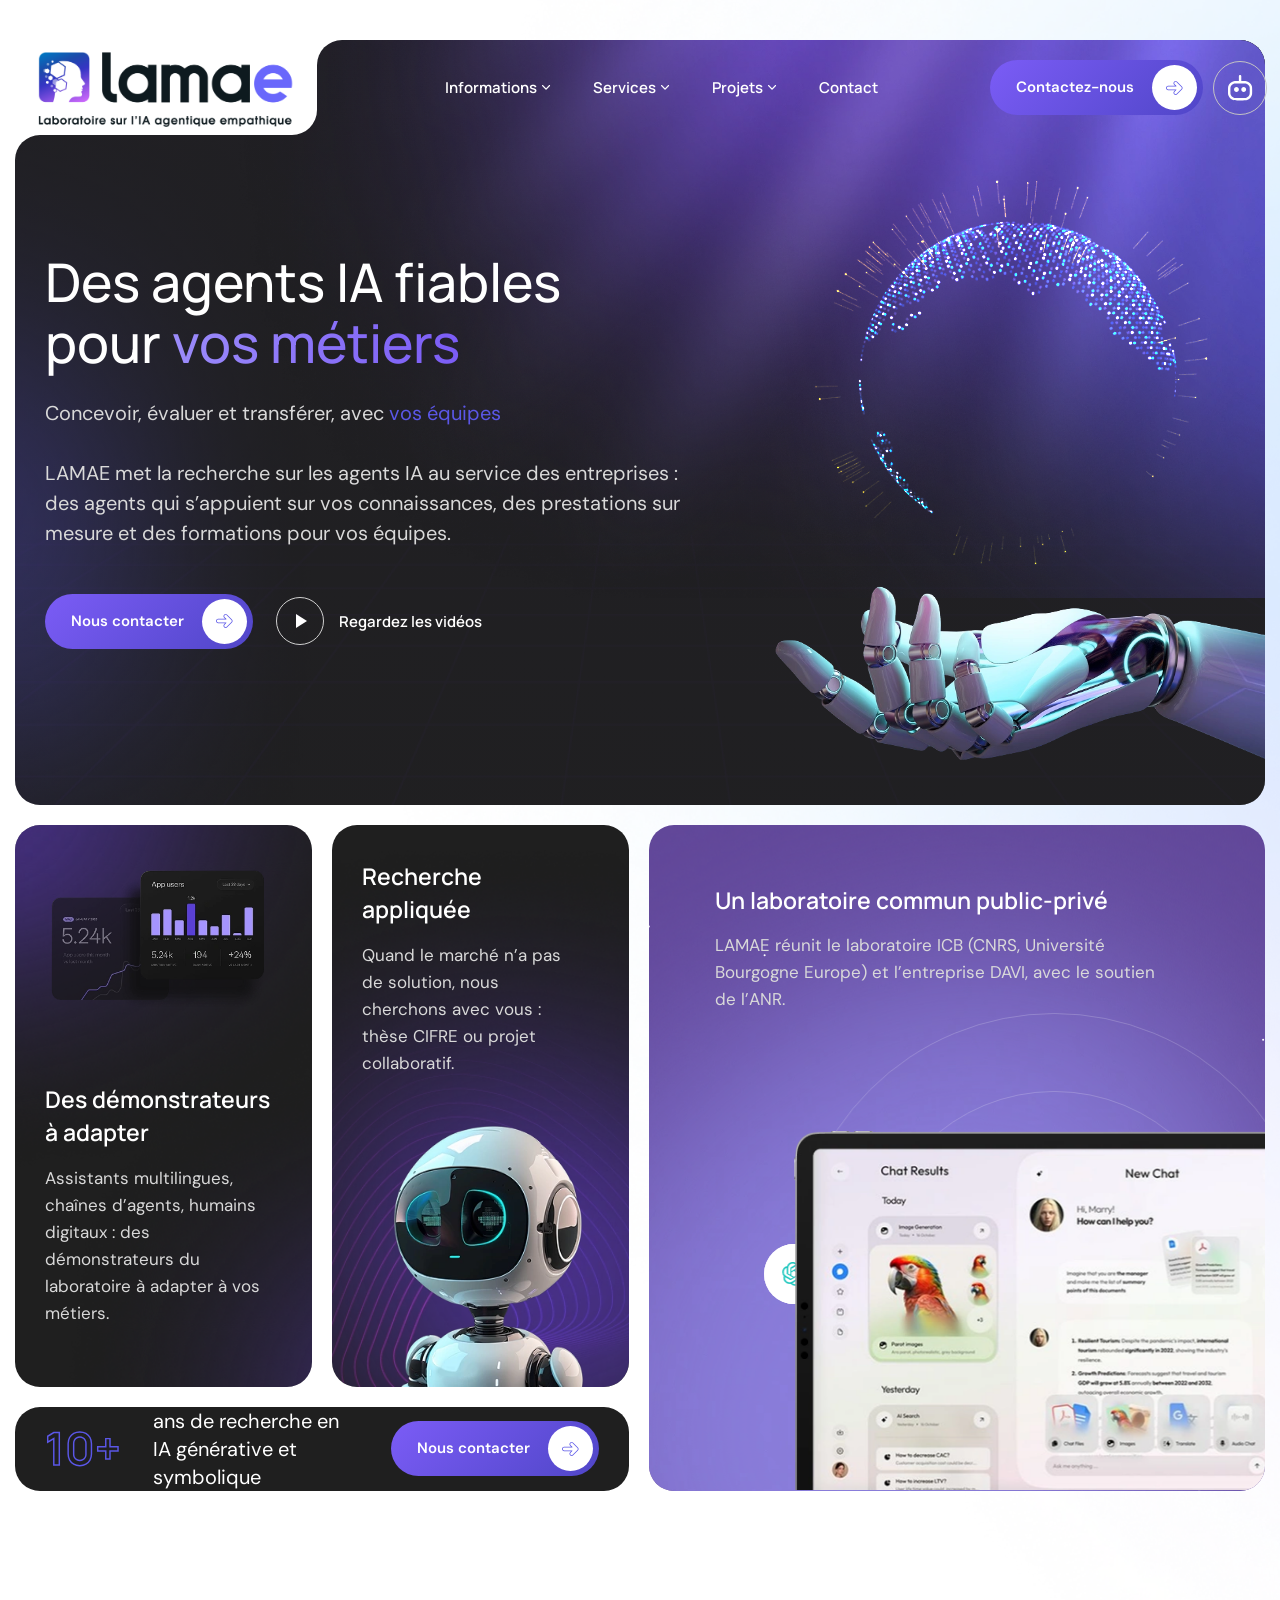
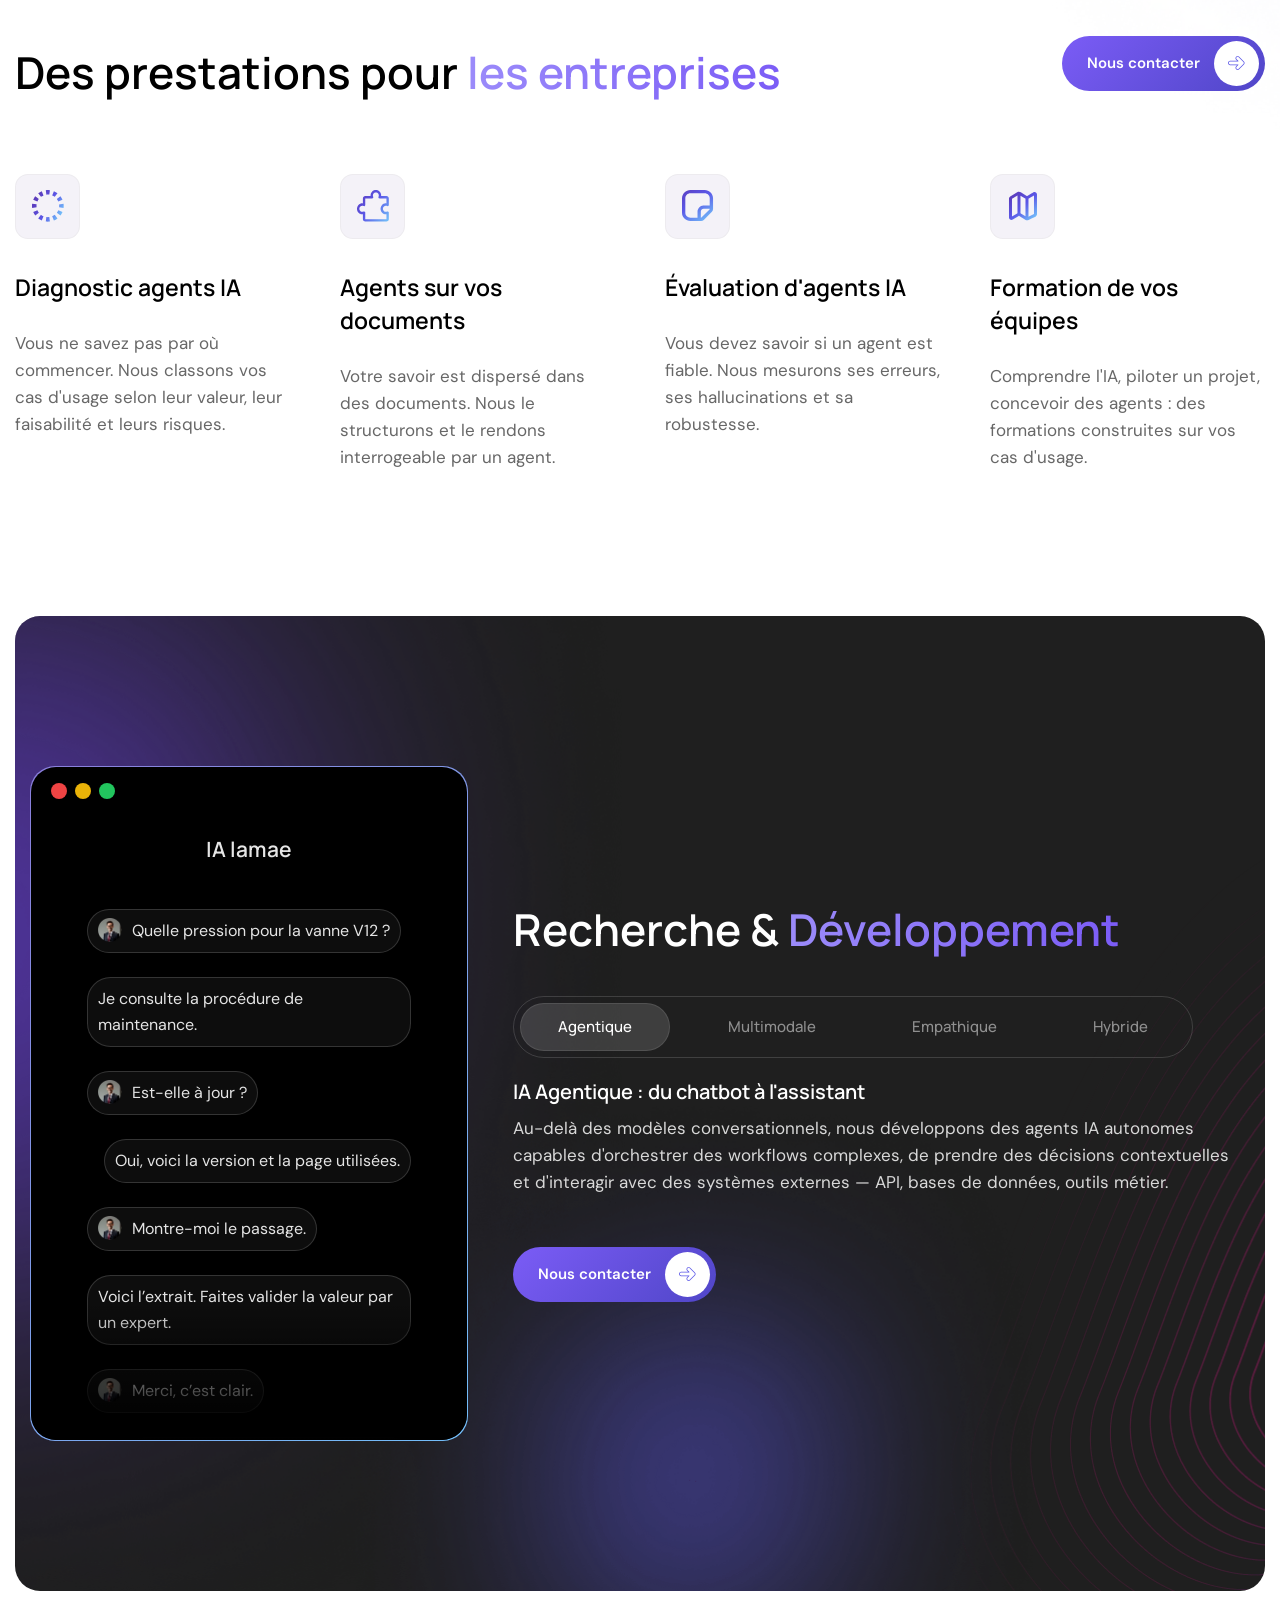
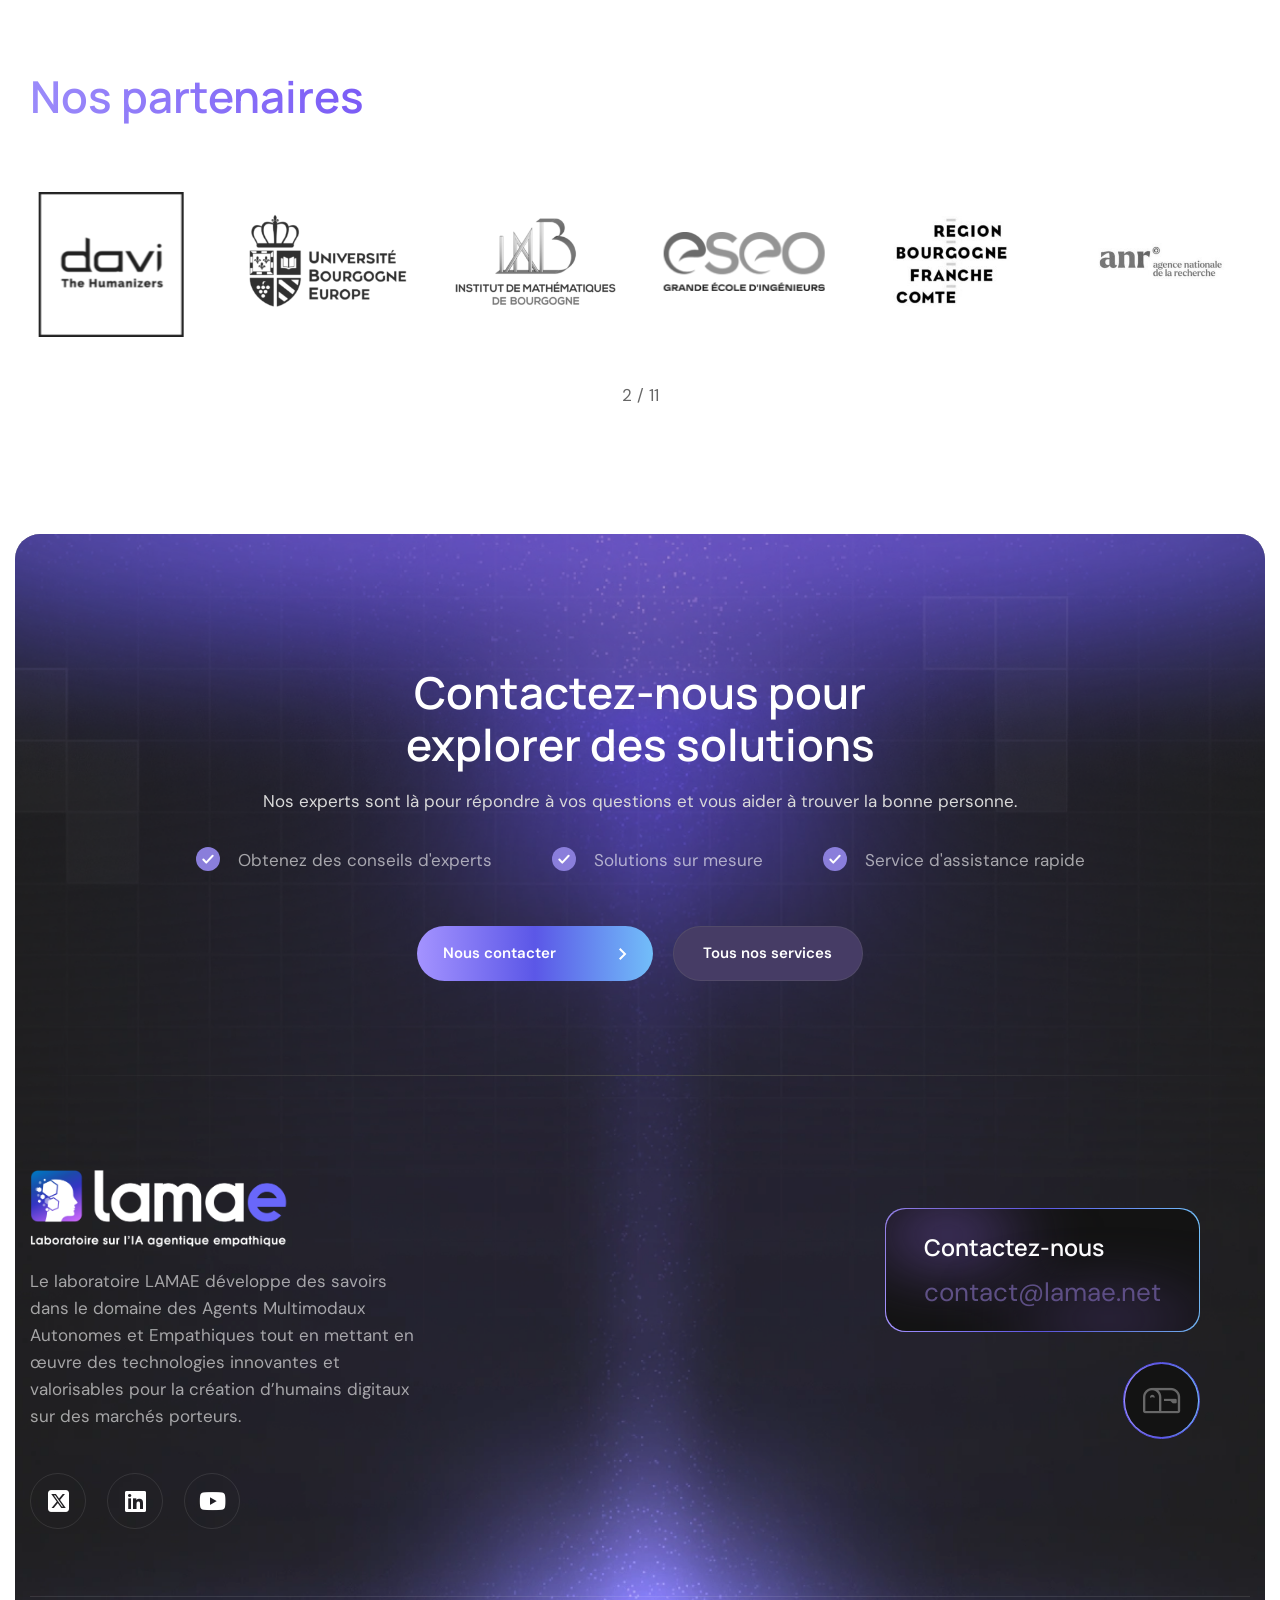
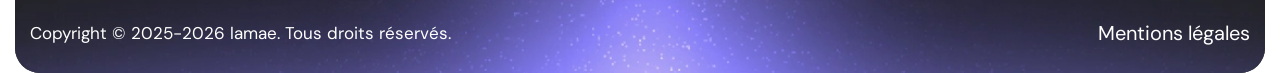
<file: index.html>
<!DOCTYPE html>
<html lang="fr-FR">
<head>
    <meta charset="UTF-8">
    <meta name="viewport" content="width=device-width, initial-scale=1">
    <link rel="profile" href="http://gmpg.org/xfn/11">
    <title>lamae &#8211; IA Agentique et Empathique</title>
<meta name="description" content="LAMAE conçoit, évalue et transfère des agents IA pour les entreprises, et forme leurs équipes. Laboratoire commun ICB (CNRS, UBE) et DAVI." />
<meta property="og:type" content="website" />
<meta property="og:site_name" content="lamae" />
<meta property="og:locale" content="fr_FR" />
<meta property="og:title" content="lamae &#8211; IA Agentique et Empathique" />
<meta property="og:description" content="LAMAE, laboratoire commun ICB (CNRS, Université Bourgogne Europe) et DAVI : IA agentique, multimodale et empathique, de la recherche fondamentale au déploiement." />
<meta property="og:url" content="https://lamae.net/" />
<meta property="og:image" content="https://lamae.net/wp-content/uploads/2026/02/logo-rectangle-noir-vs2-scaled.png" />
<meta name="twitter:card" content="summary_large_image" />
<meta name='robots' content='max-image-preview:large' />
<style id='wp-img-auto-sizes-contain-inline-css' type='text/css'>
img:is([sizes=auto i],[sizes^="auto," i]){contain-intrinsic-size:3000px 1500px}
/*# sourceURL=wp-img-auto-sizes-contain-inline-css */
</style>
<link rel='stylesheet' id='font-awesome-css' href='wp-content/plugins/elementor/assets/lib/font-awesome/css/all.min.css' type='text/css' media='all' />
<link rel='stylesheet' id='pxl-main-css-css' href='wp-content/plugins/bravis-addons/assets/css/main.css' type='text/css' media='all' />
<style id='classic-theme-styles-inline-css' type='text/css'>
/*! This file is auto-generated */
.wp-block-button__link{color:#fff;background-color:#32373c;border-radius:9999px;box-shadow:none;text-decoration:none;padding:calc(.667em + 2px) calc(1.333em + 2px);font-size:1.125em}.wp-block-file__button{background:#32373c;color:#fff;text-decoration:none}
/*# sourceURL=/wp-includes/css/classic-themes.min.css */
</style>
<style id='global-styles-inline-css' type='text/css'>
:root{--wp--preset--aspect-ratio--square: 1;--wp--preset--aspect-ratio--4-3: 4/3;--wp--preset--aspect-ratio--3-4: 3/4;--wp--preset--aspect-ratio--3-2: 3/2;--wp--preset--aspect-ratio--2-3: 2/3;--wp--preset--aspect-ratio--16-9: 16/9;--wp--preset--aspect-ratio--9-16: 9/16;--wp--preset--color--black: #000000;--wp--preset--color--cyan-bluish-gray: #abb8c3;--wp--preset--color--white: #ffffff;--wp--preset--color--pale-pink: #f78da7;--wp--preset--color--vivid-red: #cf2e2e;--wp--preset--color--luminous-vivid-orange: #ff6900;--wp--preset--color--luminous-vivid-amber: #fcb900;--wp--preset--color--light-green-cyan: #7bdcb5;--wp--preset--color--vivid-green-cyan: #00d084;--wp--preset--color--pale-cyan-blue: #8ed1fc;--wp--preset--color--vivid-cyan-blue: #0693e3;--wp--preset--color--vivid-purple: #9b51e0;--wp--preset--gradient--vivid-cyan-blue-to-vivid-purple: linear-gradient(135deg,rgb(6,147,227) 0%,rgb(155,81,224) 100%);--wp--preset--gradient--light-green-cyan-to-vivid-green-cyan: linear-gradient(135deg,rgb(122,220,180) 0%,rgb(0,208,130) 100%);--wp--preset--gradient--luminous-vivid-amber-to-luminous-vivid-orange: linear-gradient(135deg,rgb(252,185,0) 0%,rgb(255,105,0) 100%);--wp--preset--gradient--luminous-vivid-orange-to-vivid-red: linear-gradient(135deg,rgb(255,105,0) 0%,rgb(207,46,46) 100%);--wp--preset--gradient--very-light-gray-to-cyan-bluish-gray: linear-gradient(135deg,rgb(238,238,238) 0%,rgb(169,184,195) 100%);--wp--preset--gradient--cool-to-warm-spectrum: linear-gradient(135deg,rgb(74,234,220) 0%,rgb(151,120,209) 20%,rgb(207,42,186) 40%,rgb(238,44,130) 60%,rgb(251,105,98) 80%,rgb(254,248,76) 100%);--wp--preset--gradient--blush-light-purple: linear-gradient(135deg,rgb(255,206,236) 0%,rgb(152,150,240) 100%);--wp--preset--gradient--blush-bordeaux: linear-gradient(135deg,rgb(254,205,165) 0%,rgb(254,45,45) 50%,rgb(107,0,62) 100%);--wp--preset--gradient--luminous-dusk: linear-gradient(135deg,rgb(255,203,112) 0%,rgb(199,81,192) 50%,rgb(65,88,208) 100%);--wp--preset--gradient--pale-ocean: linear-gradient(135deg,rgb(255,245,203) 0%,rgb(182,227,212) 50%,rgb(51,167,181) 100%);--wp--preset--gradient--electric-grass: linear-gradient(135deg,rgb(202,248,128) 0%,rgb(113,206,126) 100%);--wp--preset--gradient--midnight: linear-gradient(135deg,rgb(2,3,129) 0%,rgb(40,116,252) 100%);--wp--preset--font-size--small: 13px;--wp--preset--font-size--medium: 20px;--wp--preset--font-size--large: 36px;--wp--preset--font-size--x-large: 42px;--wp--preset--font-family--inter: "Inter", sans-serif;--wp--preset--font-family--cardo: Cardo;--wp--preset--spacing--20: 0.44rem;--wp--preset--spacing--30: 0.67rem;--wp--preset--spacing--40: 1rem;--wp--preset--spacing--50: 1.5rem;--wp--preset--spacing--60: 2.25rem;--wp--preset--spacing--70: 3.38rem;--wp--preset--spacing--80: 5.06rem;--wp--preset--shadow--natural: 6px 6px 9px rgba(0, 0, 0, 0.2);--wp--preset--shadow--deep: 12px 12px 50px rgba(0, 0, 0, 0.4);--wp--preset--shadow--sharp: 6px 6px 0px rgba(0, 0, 0, 0.2);--wp--preset--shadow--outlined: 6px 6px 0px -3px rgb(255, 255, 255), 6px 6px rgb(0, 0, 0);--wp--preset--shadow--crisp: 6px 6px 0px rgb(0, 0, 0);}:where(.is-layout-flex){gap: 0.5em;}:where(.is-layout-grid){gap: 0.5em;}body .is-layout-flex{display: flex;}.is-layout-flex{flex-wrap: wrap;align-items: center;}.is-layout-flex > :is(*, div){margin: 0;}body .is-layout-grid{display: grid;}.is-layout-grid > :is(*, div){margin: 0;}:where(.wp-block-columns.is-layout-flex){gap: 2em;}:where(.wp-block-columns.is-layout-grid){gap: 2em;}:where(.wp-block-post-template.is-layout-flex){gap: 1.25em;}:where(.wp-block-post-template.is-layout-grid){gap: 1.25em;}.has-black-color{color: var(--wp--preset--color--black) !important;}.has-cyan-bluish-gray-color{color: var(--wp--preset--color--cyan-bluish-gray) !important;}.has-white-color{color: var(--wp--preset--color--white) !important;}.has-pale-pink-color{color: var(--wp--preset--color--pale-pink) !important;}.has-vivid-red-color{color: var(--wp--preset--color--vivid-red) !important;}.has-luminous-vivid-orange-color{color: var(--wp--preset--color--luminous-vivid-orange) !important;}.has-luminous-vivid-amber-color{color: var(--wp--preset--color--luminous-vivid-amber) !important;}.has-light-green-cyan-color{color: var(--wp--preset--color--light-green-cyan) !important;}.has-vivid-green-cyan-color{color: var(--wp--preset--color--vivid-green-cyan) !important;}.has-pale-cyan-blue-color{color: var(--wp--preset--color--pale-cyan-blue) !important;}.has-vivid-cyan-blue-color{color: var(--wp--preset--color--vivid-cyan-blue) !important;}.has-vivid-purple-color{color: var(--wp--preset--color--vivid-purple) !important;}.has-black-background-color{background-color: var(--wp--preset--color--black) !important;}.has-cyan-bluish-gray-background-color{background-color: var(--wp--preset--color--cyan-bluish-gray) !important;}.has-white-background-color{background-color: var(--wp--preset--color--white) !important;}.has-pale-pink-background-color{background-color: var(--wp--preset--color--pale-pink) !important;}.has-vivid-red-background-color{background-color: var(--wp--preset--color--vivid-red) !important;}.has-luminous-vivid-orange-background-color{background-color: var(--wp--preset--color--luminous-vivid-orange) !important;}.has-luminous-vivid-amber-background-color{background-color: var(--wp--preset--color--luminous-vivid-amber) !important;}.has-light-green-cyan-background-color{background-color: var(--wp--preset--color--light-green-cyan) !important;}.has-vivid-green-cyan-background-color{background-color: var(--wp--preset--color--vivid-green-cyan) !important;}.has-pale-cyan-blue-background-color{background-color: var(--wp--preset--color--pale-cyan-blue) !important;}.has-vivid-cyan-blue-background-color{background-color: var(--wp--preset--color--vivid-cyan-blue) !important;}.has-vivid-purple-background-color{background-color: var(--wp--preset--color--vivid-purple) !important;}.has-black-border-color{border-color: var(--wp--preset--color--black) !important;}.has-cyan-bluish-gray-border-color{border-color: var(--wp--preset--color--cyan-bluish-gray) !important;}.has-white-border-color{border-color: var(--wp--preset--color--white) !important;}.has-pale-pink-border-color{border-color: var(--wp--preset--color--pale-pink) !important;}.has-vivid-red-border-color{border-color: var(--wp--preset--color--vivid-red) !important;}.has-luminous-vivid-orange-border-color{border-color: var(--wp--preset--color--luminous-vivid-orange) !important;}.has-luminous-vivid-amber-border-color{border-color: var(--wp--preset--color--luminous-vivid-amber) !important;}.has-light-green-cyan-border-color{border-color: var(--wp--preset--color--light-green-cyan) !important;}.has-vivid-green-cyan-border-color{border-color: var(--wp--preset--color--vivid-green-cyan) !important;}.has-pale-cyan-blue-border-color{border-color: var(--wp--preset--color--pale-cyan-blue) !important;}.has-vivid-cyan-blue-border-color{border-color: var(--wp--preset--color--vivid-cyan-blue) !important;}.has-vivid-purple-border-color{border-color: var(--wp--preset--color--vivid-purple) !important;}.has-vivid-cyan-blue-to-vivid-purple-gradient-background{background: var(--wp--preset--gradient--vivid-cyan-blue-to-vivid-purple) !important;}.has-light-green-cyan-to-vivid-green-cyan-gradient-background{background: var(--wp--preset--gradient--light-green-cyan-to-vivid-green-cyan) !important;}.has-luminous-vivid-amber-to-luminous-vivid-orange-gradient-background{background: var(--wp--preset--gradient--luminous-vivid-amber-to-luminous-vivid-orange) !important;}.has-luminous-vivid-orange-to-vivid-red-gradient-background{background: var(--wp--preset--gradient--luminous-vivid-orange-to-vivid-red) !important;}.has-very-light-gray-to-cyan-bluish-gray-gradient-background{background: var(--wp--preset--gradient--very-light-gray-to-cyan-bluish-gray) !important;}.has-cool-to-warm-spectrum-gradient-background{background: var(--wp--preset--gradient--cool-to-warm-spectrum) !important;}.has-blush-light-purple-gradient-background{background: var(--wp--preset--gradient--blush-light-purple) !important;}.has-blush-bordeaux-gradient-background{background: var(--wp--preset--gradient--blush-bordeaux) !important;}.has-luminous-dusk-gradient-background{background: var(--wp--preset--gradient--luminous-dusk) !important;}.has-pale-ocean-gradient-background{background: var(--wp--preset--gradient--pale-ocean) !important;}.has-electric-grass-gradient-background{background: var(--wp--preset--gradient--electric-grass) !important;}.has-midnight-gradient-background{background: var(--wp--preset--gradient--midnight) !important;}.has-small-font-size{font-size: var(--wp--preset--font-size--small) !important;}.has-medium-font-size{font-size: var(--wp--preset--font-size--medium) !important;}.has-large-font-size{font-size: var(--wp--preset--font-size--large) !important;}.has-x-large-font-size{font-size: var(--wp--preset--font-size--x-large) !important;}
:where(.wp-block-post-template.is-layout-flex){gap: 1.25em;}:where(.wp-block-post-template.is-layout-grid){gap: 1.25em;}
:where(.wp-block-term-template.is-layout-flex){gap: 1.25em;}:where(.wp-block-term-template.is-layout-grid){gap: 1.25em;}
:where(.wp-block-columns.is-layout-flex){gap: 2em;}:where(.wp-block-columns.is-layout-grid){gap: 2em;}
:root :where(.wp-block-pullquote){font-size: 1.5em;line-height: 1.6;}
/*# sourceURL=global-styles-inline-css */
</style>
<link rel='stylesheet' id='elementor-icons-css' href='wp-content/plugins/elementor/assets/lib/eicons/css/elementor-icons.min.css' type='text/css' media='all' />
<link rel='stylesheet' id='elementor-frontend-css' href='wp-content/uploads/elementor/css/custom-frontend.min.css' type='text/css' media='all' />
<style id='elementor-frontend-inline-css' type='text/css'>
.elementor-kit-8{--e-global-color-primary:#6EC1E4;--e-global-color-secondary:#54595F;--e-global-color-text:#7A7A7A;--e-global-color-accent:#61CE70;--e-global-typography-primary-font-family:"Roboto";--e-global-typography-primary-font-weight:600;--e-global-typography-secondary-font-family:"Roboto Slab";--e-global-typography-secondary-font-weight:400;--e-global-typography-text-font-family:"Roboto";--e-global-typography-text-font-weight:400;--e-global-typography-accent-font-family:"Roboto";--e-global-typography-accent-font-weight:500;}.elementor-section.elementor-section-boxed > .elementor-container{max-width:1620px;}.e-con{--container-max-width:1620px;}.elementor-widget:not(:last-child){--kit-widget-spacing:0px;}.elementor-element{--widgets-spacing:0px 0px;--widgets-spacing-row:0px;--widgets-spacing-column:0px;}{}h1.entry-title{display:var(--page-title-display);}@media(max-width:1024px){.elementor-section.elementor-section-boxed > .elementor-container{max-width:1024px;}.e-con{--container-max-width:1024px;}}@media(max-width:767px){.elementor-section.elementor-section-boxed > .elementor-container{max-width:767px;}.e-con{--container-max-width:767px;}}
.elementor-4391 .elementor-element.elementor-element-c1e612b{--display:flex;--flex-direction:column;--container-widget-width:100%;--container-widget-height:initial;--container-widget-flex-grow:0;--container-widget-align-self:initial;--flex-wrap-mobile:wrap;--padding-top:40px;--padding-bottom:0px;--padding-left:15px;--padding-right:15px;}.elementor-4391 .elementor-element.elementor-element-8efb3a3{--display:flex;--flex-direction:row;--container-widget-width:initial;--container-widget-height:100%;--container-widget-flex-grow:1;--container-widget-align-self:stretch;--flex-wrap-mobile:wrap;--overflow:hidden;--overlay-opacity:0.5;--border-radius:0px 25px 25px 25px;--padding-top:120px;--padding-bottom:0px;--padding-left:15px;--padding-right:0px;}.elementor-4391 .elementor-element.elementor-element-8efb3a3:not(.elementor-motion-effects-element-type-background), .elementor-4391 .elementor-element.elementor-element-8efb3a3 > .elementor-motion-effects-container > .elementor-motion-effects-layer{background-color:#1F1F1F;background-image:url("wp-content/uploads/2025/12/h2-shape2.webp");background-position:bottom left;background-repeat:no-repeat;background-size:contain;}.elementor-4391 .elementor-element.elementor-element-8efb3a3::before, .elementor-4391 .elementor-element.elementor-element-8efb3a3 > .elementor-background-video-container::before, .elementor-4391 .elementor-element.elementor-element-8efb3a3 > .e-con-inner > .elementor-background-video-container::before, .elementor-4391 .elementor-element.elementor-element-8efb3a3 > .elementor-background-slideshow::before, .elementor-4391 .elementor-element.elementor-element-8efb3a3 > .e-con-inner > .elementor-background-slideshow::before, .elementor-4391 .elementor-element.elementor-element-8efb3a3 > .elementor-motion-effects-container > .elementor-motion-effects-layer::before{background-image:url("wp-content/uploads/2025/12/h2-shape3.webp");--background-overlay:'';background-position:bottom center;background-repeat:no-repeat;background-size:contain;}.elementor-4391 .elementor-element.elementor-element-3c7f011{--display:flex;--position:absolute;--min-height:100%;--padding-top:0px;--padding-bottom:0px;--padding-left:0px;--padding-right:0px;top:0px;}.elementor-4391 .elementor-element.elementor-element-3c7f011:not(.elementor-motion-effects-element-type-background), .elementor-4391 .elementor-element.elementor-element-3c7f011 > .elementor-motion-effects-container > .elementor-motion-effects-layer{background-color:transparent;background-image:linear-gradient(18deg, #2120254D 0%, #212025 100%);}body:not(.rtl) .elementor-4391 .elementor-element.elementor-element-3c7f011{left:0px;}body.rtl .elementor-4391 .elementor-element.elementor-element-3c7f011{right:0px;}.elementor-4391 .elementor-element.elementor-element-e5d6609 .pxl-image-single img{width:auto;}.elementor-4391 .elementor-element.elementor-element-4e41af8{--display:flex;--justify-content:flex-end;--padding-top:0px;--padding-bottom:156px;--padding-left:0px;--padding-right:0px;--z-index:1;}.elementor-4391 .elementor-element.elementor-element-2a22c82 .pxl-heading .pxl-item--title{color:#FFFFFF;-webkit-text-stroke-color:#FFFFFF;font-weight:500;line-height:1.15;margin-bottom:24px;}.elementor-4391 .elementor-element.elementor-element-2a22c82 .pxl-heading .pxl-item--title.style-outline .pxl-text-line-backdrop svg{stroke:#FFFFFF;}.elementor-4391 .elementor-element.elementor-element-d3250b7 > .elementor-widget-container{margin:0px 0px 46px 0px;}.elementor-4391 .elementor-element.elementor-element-d3250b7 .pxl-text-editor .pxl-item--inner{max-width:660px;}.elementor-4391 .elementor-element.elementor-element-d3250b7 .pxl-text-editor , .elementor-4391 .elementor-element.elementor-element-d3250b7 .pxl-text-editor p{color:#D9D9D9;font-size:20px;font-weight:400;line-height:30px;}.elementor-4391 .elementor-element.elementor-element-db87e08{--display:flex;--flex-direction:row;--container-widget-width:calc( ( 1 - var( --container-widget-flex-grow ) ) * 100% );--container-widget-height:100%;--container-widget-flex-grow:1;--container-widget-align-self:stretch;--flex-wrap-mobile:wrap;--align-items:center;--gap:23px 23px;--row-gap:23px;--column-gap:23px;--padding-top:0px;--padding-bottom:0px;--padding-left:0px;--padding-right:0px;}.elementor-4391 .elementor-element.elementor-element-4ae4b01 .pxl-button .btn{padding:0px 69px 0px 26px;}.elementor-4391 .elementor-element.elementor-element-551b17d .pxl-video-player .pxl-btn-video{height:48px;width:48px;}.elementor-4391 .elementor-element.elementor-element-551b17d .pxl-video-player i{font-size:24px;}.elementor-4391 .elementor-element.elementor-element-551b17d .pxl-video-player svg{width:24px;height:24px;}.elementor-4391 .elementor-element.elementor-element-551b17d .pxl-video-player .label-text{font-family:"Manrope", Sans-serif;font-size:15px;font-weight:600;color:#FFFFFF;}.elementor-4391 .elementor-element.elementor-element-19a599b{--display:flex;--padding-top:0px;--padding-bottom:29px;--padding-left:0px;--padding-right:0px;}.elementor-4391 .elementor-element.elementor-element-b8f2804 > .elementor-widget-container{margin:0px 0px -24px 0px;}.elementor-4391 .elementor-element.elementor-element-b8f2804 .pxl-image-single{text-align:center;}.elementor-4391 .elementor-element.elementor-element-b8f2804 .pxl-image-single img{max-height:440px;width:auto;}.elementor-4391 .elementor-element.elementor-element-ad12f23 .pxl-image-single{text-align:right;}.elementor-4391 .elementor-element.elementor-element-b1a2fed{--display:flex;--flex-direction:row;--container-widget-width:initial;--container-widget-height:100%;--container-widget-flex-grow:1;--container-widget-align-self:stretch;--flex-wrap-mobile:wrap;--gap:20px 20px;--row-gap:20px;--column-gap:20px;--padding-top:20px;--padding-bottom:0px;--padding-left:15px;--padding-right:15px;}.elementor-4391 .elementor-element.elementor-element-97fa00d{--display:flex;--flex-direction:row;--container-widget-width:initial;--container-widget-height:100%;--container-widget-flex-grow:1;--container-widget-align-self:stretch;--flex-wrap-mobile:wrap;--gap:20px 20px;--row-gap:20px;--column-gap:20px;--flex-wrap:wrap;--padding-top:0px;--padding-bottom:0px;--padding-left:0px;--padding-right:0px;}.elementor-4391 .elementor-element.elementor-element-44e1d44{--display:flex;--overlay-opacity:1;--border-radius:25px 25px 25px 25px;--padding-top:35px;--padding-bottom:63px;--padding-left:50px;--padding-right:50px;}.elementor-4391 .elementor-element.elementor-element-44e1d44:not(.elementor-motion-effects-element-type-background), .elementor-4391 .elementor-element.elementor-element-44e1d44 > .elementor-motion-effects-container > .elementor-motion-effects-layer{background-color:#1F1F1F;}.elementor-4391 .elementor-element.elementor-element-44e1d44::before, .elementor-4391 .elementor-element.elementor-element-44e1d44 > .elementor-background-video-container::before, .elementor-4391 .elementor-element.elementor-element-44e1d44 > .e-con-inner > .elementor-background-video-container::before, .elementor-4391 .elementor-element.elementor-element-44e1d44 > .elementor-background-slideshow::before, .elementor-4391 .elementor-element.elementor-element-44e1d44 > .e-con-inner > .elementor-background-slideshow::before, .elementor-4391 .elementor-element.elementor-element-44e1d44 > .elementor-motion-effects-container > .elementor-motion-effects-layer::before{background-image:url("wp-content/uploads/2025/11/single-service2.webp");--background-overlay:'';background-position:center center;background-repeat:no-repeat;background-size:cover;}.elementor-4391 .elementor-element.elementor-element-f9f3468 > .elementor-widget-container{margin:0px 0px 70px 0px;}.elementor-4391 .elementor-element.elementor-element-f9f3468.elementor-element{--flex-grow:1;--flex-shrink:0;}.elementor-4391 .elementor-element.elementor-element-f9f3468 .pxl-image-single{text-align:center;}.elementor-4391 .elementor-element.elementor-element-710f279 .pxl-heading .pxl-item--title{color:#FFFFFF;-webkit-text-stroke-color:#FFFFFF;margin-bottom:16px;}.elementor-4391 .elementor-element.elementor-element-710f279 .pxl-heading .pxl-item--title.style-outline .pxl-text-line-backdrop svg{stroke:#FFFFFF;}.elementor-4391 .elementor-element.elementor-element-b12ae87 .pxl-text-editor , .elementor-4391 .elementor-element.elementor-element-b12ae87 .pxl-text-editor p{color:#D9D9D9;font-size:17px;line-height:27px;}.elementor-4391 .elementor-element.elementor-element-975a68b{--display:flex;--overflow:hidden;--overlay-opacity:1;--border-radius:25px 25px 25px 25px;--padding-top:54px;--padding-bottom:0px;--padding-left:50px;--padding-right:0px;}.elementor-4391 .elementor-element.elementor-element-975a68b:not(.elementor-motion-effects-element-type-background), .elementor-4391 .elementor-element.elementor-element-975a68b > .elementor-motion-effects-container > .elementor-motion-effects-layer{background-color:#1F1F1F;}.elementor-4391 .elementor-element.elementor-element-975a68b::before, .elementor-4391 .elementor-element.elementor-element-975a68b > .elementor-background-video-container::before, .elementor-4391 .elementor-element.elementor-element-975a68b > .e-con-inner > .elementor-background-video-container::before, .elementor-4391 .elementor-element.elementor-element-975a68b > .elementor-background-slideshow::before, .elementor-4391 .elementor-element.elementor-element-975a68b > .e-con-inner > .elementor-background-slideshow::before, .elementor-4391 .elementor-element.elementor-element-975a68b > .elementor-motion-effects-container > .elementor-motion-effects-layer::before{background-image:url("wp-content/uploads/2025/12/h2-img2.webp");--background-overlay:'';background-position:bottom right;background-repeat:no-repeat;background-size:cover;}.elementor-4391 .elementor-element.elementor-element-ae9da87 > .elementor-widget-container{padding:0px 50px 0px 0px;}.elementor-4391 .elementor-element.elementor-element-ae9da87 .pxl-heading .pxl-item--title{color:#FFFFFF;-webkit-text-stroke-color:#FFFFFF;margin-bottom:16px;}.elementor-4391 .elementor-element.elementor-element-ae9da87 .pxl-heading .pxl-item--title.style-outline .pxl-text-line-backdrop svg{stroke:#FFFFFF;}.elementor-4391 .elementor-element.elementor-element-87c04b1 > .elementor-widget-container{padding:0px 50px 0px 0px;}.elementor-4391 .elementor-element.elementor-element-87c04b1.elementor-element{--flex-grow:1;--flex-shrink:0;}.elementor-4391 .elementor-element.elementor-element-87c04b1 .pxl-text-editor , .elementor-4391 .elementor-element.elementor-element-87c04b1 .pxl-text-editor p{color:#D9D9D9;font-size:17px;line-height:27px;}.elementor-4391 .elementor-element.elementor-element-75a56c6 > .elementor-widget-container{--e-transform-translateX:-40px;}.elementor-4391 .elementor-element.elementor-element-75a56c6 .pxl-image-single{text-align:right;}.elementor-4391 .elementor-element.elementor-element-75a56c6 .pxl-image-single img{width:auto;}.elementor-4391 .elementor-element.elementor-element-6686a6f{--display:flex;--flex-direction:row;--container-widget-width:calc( ( 1 - var( --container-widget-flex-grow ) ) * 100% );--container-widget-height:100%;--container-widget-flex-grow:1;--container-widget-align-self:stretch;--flex-wrap-mobile:wrap;--justify-content:center;--align-items:center;--gap:32px 32px;--row-gap:32px;--column-gap:32px;--border-radius:25px 25px 25px 25px;--padding-top:0px;--padding-bottom:0px;--padding-left:50px;--padding-right:50px;}.elementor-4391 .elementor-element.elementor-element-6686a6f:not(.elementor-motion-effects-element-type-background), .elementor-4391 .elementor-element.elementor-element-6686a6f > .elementor-motion-effects-container > .elementor-motion-effects-layer{background-color:#1F1F1F;}.elementor-4391 .elementor-element.elementor-element-a21d0ba.elementor-element{--flex-grow:1;--flex-shrink:0;}.elementor-4391 .elementor-element.elementor-element-a21d0ba .pxl-counter .pxl-counter--number .pxl-counter--value{font-size:81px;font-weight:700;}.elementor-4391 .elementor-element.elementor-element-a21d0ba .pxl-counter .pxl-counter--number{margin-top:0px;}.elementor-4391 .elementor-element.elementor-element-a21d0ba .pxl-counter .pxl-counter--number .pxl-counter--suffix{font-size:82px;}.elementor-4391 .elementor-element.elementor-element-3862d47 .pxl-text-editor .pxl-item--inner{max-width:360px;}.elementor-4391 .elementor-element.elementor-element-3862d47 .pxl-text-editor , .elementor-4391 .elementor-element.elementor-element-3862d47 .pxl-text-editor p{color:#FFFFFF;font-family:"DM Sans", Sans-serif;font-size:20px;font-weight:400;line-height:28px;}.elementor-4391 .elementor-element.elementor-element-b71687b.elementor-element{--flex-shrink:0;}.elementor-4391 .elementor-element.elementor-element-b71687b .pxl-button .btn{padding:0px 69px 0px 26px;}.elementor-4391 .elementor-element.elementor-element-8b3a8f5{--display:flex;--flex-direction:column;--container-widget-width:100%;--container-widget-height:initial;--container-widget-flex-grow:0;--container-widget-align-self:initial;--flex-wrap-mobile:wrap;--overflow:hidden;--overlay-opacity:1;--border-radius:25px 25px 25px 25px;--padding-top:59px;--padding-bottom:0px;--padding-left:66px;--padding-right:28px;}.elementor-4391 .elementor-element.elementor-element-eecc088 .pxl-heading .pxl-item--title{color:#FFFFFF;-webkit-text-stroke-color:#FFFFFF;margin-bottom:15px;}.elementor-4391 .elementor-element.elementor-element-eecc088 .pxl-heading .pxl-item--title.style-outline .pxl-text-line-backdrop svg{stroke:#FFFFFF;}.elementor-4391 .elementor-element.elementor-element-0380729 .pxl-text-editor .pxl-item--inner{max-width:460px;}.elementor-4391 .elementor-element.elementor-element-0380729 .pxl-text-editor , .elementor-4391 .elementor-element.elementor-element-0380729 .pxl-text-editor p{color:#D9D9D9;}.elementor-4391 .elementor-element.elementor-element-b7450e1{--display:flex;--justify-content:flex-start;--margin-top:0px;--margin-bottom:0px;--margin-left:0px;--margin-right:0px;--padding-top:8.5417vw;--padding-bottom:0vw;--padding-left:0vw;--padding-right:0vw;}.elementor-4391 .elementor-element.elementor-element-883113a .pxl-image-single{text-align:center;}.elementor-4391 .elementor-element.elementor-element-b7450e1.e-con{--e-con-transform-translateX:15%;--flex-grow:1;--flex-shrink:0;}.elementor-4391 .elementor-element.elementor-element-8b3a8f5:not(.elementor-motion-effects-element-type-background), .elementor-4391 .elementor-element.elementor-element-8b3a8f5 > .elementor-motion-effects-container > .elementor-motion-effects-layer{background-color:#62489A;}.elementor-4391 .elementor-element.elementor-element-8b3a8f5::before, .elementor-4391 .elementor-element.elementor-element-8b3a8f5 > .elementor-background-video-container::before, .elementor-4391 .elementor-element.elementor-element-8b3a8f5 > .e-con-inner > .elementor-background-video-container::before, .elementor-4391 .elementor-element.elementor-element-8b3a8f5 > .elementor-background-slideshow::before, .elementor-4391 .elementor-element.elementor-element-8b3a8f5 > .e-con-inner > .elementor-background-slideshow::before, .elementor-4391 .elementor-element.elementor-element-8b3a8f5 > .elementor-motion-effects-container > .elementor-motion-effects-layer::before{background-image:url("wp-content/uploads/2025/12/h2-img4.webp");--background-overlay:'';background-position:bottom right;background-repeat:no-repeat;}.elementor-4391 .elementor-element.elementor-element-85787aa{--display:flex;--flex-direction:column;--container-widget-width:100%;--container-widget-height:initial;--container-widget-flex-grow:0;--container-widget-align-self:initial;--flex-wrap-mobile:wrap;--padding-top:145px;--padding-bottom:145px;--padding-left:15px;--padding-right:15px;}.elementor-4391 .elementor-element.elementor-element-f293f70{--display:flex;--flex-direction:row;--container-widget-width:calc( ( 1 - var( --container-widget-flex-grow ) ) * 100% );--container-widget-height:100%;--container-widget-flex-grow:1;--container-widget-align-self:stretch;--flex-wrap-mobile:wrap;--justify-content:space-between;--align-items:flex-end;--padding-top:0px;--padding-bottom:0px;--padding-left:0px;--padding-right:0px;}.elementor-4391 .elementor-element.elementor-element-4efbac7 > .elementor-widget-container{margin:0px 0px -16px 0px;}.elementor-4391 .elementor-element.elementor-element-4efbac7 .pxl-heading .pxl-heading--inner{max-width:989px;}.elementor-4391 .elementor-element.elementor-element-4efbac7 .pxl-heading .pxl-item--title{text-transform:none;margin-bottom:0px;}.elementor-4391 .elementor-element.elementor-element-7eb6778.elementor-element{--flex-shrink:0;}.elementor-4391 .elementor-element.elementor-element-7eb6778 .pxl-button .btn-2-icons-linear{--gradient-color-from:#72BEF9;--gradient-color-center:#5B57E7;--gradient-color-to:#9488E5;}.elementor-4391 .elementor-element.elementor-element-7eb6778 .pxl-button .btn{padding:0px 65px 0px 25px;}.elementor-4391 .elementor-element.elementor-element-7eb6778 .pxl-button .btn.pxl-icon--right:not(.btn-svg) i, .elementor-4391 .elementor-element.elementor-element-7eb6778 .pxl-button .btn.pxl-icon--right:not(.btn-svg) svg{margin-left:0px;}.elementor-4391 .elementor-element.elementor-element-7eb6778 .pxl-button .btn-svg.pxl-icon--right:hover svg{margin-left:0px;}.elementor-4391 .elementor-element.elementor-element-12c6d64{--display:flex;--flex-direction:row;--container-widget-width:initial;--container-widget-height:100%;--container-widget-flex-grow:1;--container-widget-align-self:stretch;--flex-wrap-mobile:wrap;--justify-content:space-between;--padding-top:83px;--padding-bottom:0px;--padding-left:0px;--padding-right:0px;}.elementor-4391 .elementor-element.elementor-element-d781157{width:var( --container-widget-width, 22% );max-width:22%;--container-widget-width:22%;--container-widget-flex-grow:0;}.elementor-4391 .elementor-element.elementor-element-58d6fd3{width:var( --container-widget-width, 22% );max-width:22%;--container-widget-width:22%;--container-widget-flex-grow:0;}.elementor-4391 .elementor-element.elementor-element-8a21520{width:var( --container-widget-width, 22% );max-width:22%;--container-widget-width:22%;--container-widget-flex-grow:0;}.elementor-4391 .elementor-element.elementor-element-609bd76{width:var( --container-widget-width, 22% );max-width:22%;--container-widget-width:22%;--container-widget-flex-grow:0;}.elementor-4391 .elementor-element.elementor-element-253caea{--display:flex;--flex-direction:column;--container-widget-width:100%;--container-widget-height:initial;--container-widget-flex-grow:0;--container-widget-align-self:initial;--flex-wrap-mobile:wrap;--padding-top:0px;--padding-bottom:0px;--padding-left:15px;--padding-right:15px;--z-index:1;}.elementor-4391 .elementor-element.elementor-element-b385f3c{--display:flex;--flex-direction:row;--container-widget-width:initial;--container-widget-height:100%;--container-widget-flex-grow:1;--container-widget-align-self:stretch;--flex-wrap-mobile:wrap;--overlay-opacity:1;--border-radius:25px 25px 25px 25px;--padding-top:150px;--padding-bottom:150px;--padding-left:15px;--padding-right:15px;}.elementor-4391 .elementor-element.elementor-element-b385f3c:not(.elementor-motion-effects-element-type-background), .elementor-4391 .elementor-element.elementor-element-b385f3c > .elementor-motion-effects-container > .elementor-motion-effects-layer{background-color:#1F1F1F;}.elementor-4391 .elementor-element.elementor-element-b385f3c::before, .elementor-4391 .elementor-element.elementor-element-b385f3c > .elementor-background-video-container::before, .elementor-4391 .elementor-element.elementor-element-b385f3c > .e-con-inner > .elementor-background-video-container::before, .elementor-4391 .elementor-element.elementor-element-b385f3c > .elementor-background-slideshow::before, .elementor-4391 .elementor-element.elementor-element-b385f3c > .e-con-inner > .elementor-background-slideshow::before, .elementor-4391 .elementor-element.elementor-element-b385f3c > .elementor-motion-effects-container > .elementor-motion-effects-layer::before{background-image:url("wp-content/uploads/2025/12/h2-img5.webp");--background-overlay:'';background-position:center center;background-repeat:no-repeat;background-size:cover;}.elementor-4391 .elementor-element.elementor-element-f2d6a05{--display:flex;--min-height:673px;--overflow:hidden;--border-radius:25px 25px 25px 25px;--padding-top:1px;--padding-bottom:1px;--padding-left:1px;--padding-right:1px;}.elementor-4391 .elementor-element.elementor-element-f2d6a05:not(.elementor-motion-effects-element-type-background), .elementor-4391 .elementor-element.elementor-element-f2d6a05 > .elementor-motion-effects-container > .elementor-motion-effects-layer{background-color:transparent;background-image:linear-gradient(135deg, #8A7EDB 0%, #72BEF9 100%);}.elementor-4391 .elementor-element.elementor-element-f2d6a05.e-con{--flex-grow:0;--flex-shrink:0;}.elementor-4391 .elementor-element.elementor-element-35bb46c{--display:flex;--min-height:100%;--overflow:hidden;--border-radius:25px 25px 25px 25px;--padding-top:0px;--padding-bottom:0px;--padding-left:0px;--padding-right:0px;}.elementor-4391 .elementor-element.elementor-element-35bb46c:not(.elementor-motion-effects-element-type-background), .elementor-4391 .elementor-element.elementor-element-35bb46c > .elementor-motion-effects-container > .elementor-motion-effects-layer{background-color:#000000;}.elementor-4391 .elementor-element.elementor-element-fe36035{z-index:2;}.elementor-4391 .elementor-element.elementor-element-a5f828e{--display:flex;--position:absolute;--min-height:471px;top:50%;}.elementor-4391 .elementor-element.elementor-element-a5f828e.e-con{--e-con-transform-translateX:-50%;--e-con-transform-translateY:-50%;}body:not(.rtl) .elementor-4391 .elementor-element.elementor-element-a5f828e{left:50%;}body.rtl .elementor-4391 .elementor-element.elementor-element-a5f828e{right:50%;}.elementor-4391 .elementor-element.elementor-element-c2767ea{--display:flex;--position:absolute;--min-height:139px;--border-radius:25px 25px 25px 25px;--padding-top:0px;--padding-bottom:0px;--padding-left:0px;--padding-right:0px;bottom:0px;--z-index:3;}.elementor-4391 .elementor-element.elementor-element-c2767ea:not(.elementor-motion-effects-element-type-background), .elementor-4391 .elementor-element.elementor-element-c2767ea > .elementor-motion-effects-container > .elementor-motion-effects-layer{background-color:transparent;background-image:linear-gradient(180deg, #00000000 0%, #000000 100%);}body:not(.rtl) .elementor-4391 .elementor-element.elementor-element-c2767ea{left:0px;}body.rtl .elementor-4391 .elementor-element.elementor-element-c2767ea{right:0px;}.elementor-4391 .elementor-element.elementor-element-272bdcf{--display:flex;--justify-content:center;--padding-top:0px;--padding-bottom:0px;--padding-left:86px;--padding-right:0px;}.elementor-4391 .elementor-element.elementor-element-ac9e65d .pxl-heading .pxl-item--title{color:#FFFFFF;-webkit-text-stroke-color:#FFFFFF;margin-bottom:40px;}.elementor-4391 .elementor-element.elementor-element-ac9e65d .pxl-heading .pxl-item--title.style-outline .pxl-text-line-backdrop svg{stroke:#FFFFFF;}.elementor-4391 .elementor-element.elementor-element-ac9e65d .pxl-heading .pxl-item--subtitle .pxl-item--subtext{color:#FFFFFF;-webkit-text-fill-color:unset;}.elementor-4391 .elementor-element.elementor-element-75fafb2 .pxl-tabs .pxl-item--content{color:#D9D9D9;}.elementor-4391 .elementor-element.elementor-element-07d7003 > .elementor-widget-container{margin:36px 0px 0px 0px;}.elementor-4391 .elementor-element.elementor-element-07d7003.elementor-element{--flex-shrink:0;}.elementor-4391 .elementor-element.elementor-element-07d7003 .pxl-button .btn-2-icons-linear{--gradient-color-from:#72BEF9;--gradient-color-center:#5B57E7;--gradient-color-to:#9488E5;}.elementor-4391 .elementor-element.elementor-element-07d7003 .pxl-button .btn{padding:0px 65px 0px 25px;}.elementor-4391 .elementor-element.elementor-element-07d7003 .pxl-button .btn.pxl-icon--right:not(.btn-svg) i, .elementor-4391 .elementor-element.elementor-element-07d7003 .pxl-button .btn.pxl-icon--right:not(.btn-svg) svg{margin-left:0px;}.elementor-4391 .elementor-element.elementor-element-07d7003 .pxl-button .btn-svg.pxl-icon--right:hover svg{margin-left:0px;}.elementor-4391 .elementor-element.elementor-element-d48bed5{--display:flex;--flex-direction:column;--container-widget-width:100%;--container-widget-height:initial;--container-widget-flex-grow:0;--container-widget-align-self:initial;--flex-wrap-mobile:wrap;--margin-top:050px;--margin-bottom:050px;--margin-left:0px;--margin-right:0px;}.elementor-4391 .elementor-element.elementor-element-0e1db6d{--display:flex;--min-height:0px;--flex-direction:row;--container-widget-width:initial;--container-widget-height:100%;--container-widget-flex-grow:1;--container-widget-align-self:stretch;--flex-wrap-mobile:wrap;--gap:0px 0px;--row-gap:0px;--column-gap:0px;--flex-wrap:wrap;}.elementor-4391 .elementor-element.elementor-element-5d8d138{--display:flex;--flex-direction:column;--container-widget-width:100%;--container-widget-height:initial;--container-widget-flex-grow:0;--container-widget-align-self:initial;--flex-wrap-mobile:wrap;}.elementor-4391 .elementor-element.elementor-element-f831f81 > .elementor-widget-container{margin:0px 0px 50px 0px;}.elementor-4391 .elementor-element.elementor-element-f831f81.elementor-element{--align-self:flex-start;}.elementor-4391 .elementor-element.elementor-element-f831f81 .pxl-heading{text-align:left;}.elementor-4391 .elementor-element.elementor-element-f831f81 .pxl-heading .pxl-item--title{margin-bottom:0px;}.elementor-4391 .elementor-element.elementor-element-52d7c37{--display:flex;--flex-direction:column;--container-widget-width:100%;--container-widget-height:initial;--container-widget-flex-grow:0;--container-widget-align-self:initial;--flex-wrap-mobile:wrap;}.elementor-4391 .elementor-element.elementor-element-9005c02 .pxl-partner-carousel .pxl-item--inner .pxl-item--logo{text-align:center;width:100%;}.elementor-4391 .elementor-element.elementor-element-9005c02{width:auto;max-width:auto;position:relative;}.elementor-4391 .elementor-element.elementor-element-9005c02 > .elementor-widget-container{background-color:#FFFFFF;margin:0px 0px 0px 0px;padding:0px 0px 0px 0px;border-style:none;}.elementor-4391 .elementor-element.elementor-element-9005c02.elementor-element{--align-self:stretch;--flex-grow:0;--flex-shrink:0;}.elementor-4391 .elementor-element.elementor-element-9005c02 .pxl-partner-carousel img{filter:brightness( 100% ) contrast( 100% ) saturate( 0% ) blur( 0px ) hue-rotate( 0deg );}.elementor-4391 .elementor-element.elementor-element-9005c02 .pxl-partner-carousel .pxl-item--logo:hover img{filter:brightness( 100% ) contrast( 100% ) saturate( 100% ) blur( 0px ) hue-rotate( 0deg );}@media(max-width:1366px){.elementor-4391 .elementor-element.elementor-element-44e1d44{--padding-top:35px;--padding-bottom:60px;--padding-left:30px;--padding-right:30px;}.elementor-4391 .elementor-element.elementor-element-975a68b{--padding-top:35px;--padding-bottom:0px;--padding-left:30px;--padding-right:0px;}.elementor-4391 .elementor-element.elementor-element-6686a6f{--padding-top:0px;--padding-bottom:0px;--padding-left:30px;--padding-right:30px;}.elementor-4391 .elementor-element.elementor-element-a21d0ba .pxl-counter .pxl-counter--number .pxl-counter--value{font-size:45px;}.elementor-4391 .elementor-element.elementor-element-a21d0ba .pxl-counter .pxl-counter--number .pxl-counter--suffix{font-size:45px;}.elementor-4391 .elementor-element.elementor-element-b7450e1{--justify-content:flex-end;}.elementor-4391 .elementor-element.elementor-element-b7450e1.e-con{--flex-grow:1;--flex-shrink:0;}.elementor-4391 .elementor-element.elementor-element-f293f70{--gap:30px 30px;--row-gap:30px;--column-gap:30px;}.elementor-4391 .elementor-element.elementor-element-4efbac7 > .elementor-widget-container{margin:0px 0px -8px 0px;}.elementor-4391 .elementor-element.elementor-element-272bdcf{--padding-top:0px;--padding-bottom:0px;--padding-left:45px;--padding-right:0px;}.elementor-4391 .elementor-element.elementor-element-9005c02{width:var( --container-widget-width, 1229.654px );max-width:1229.654px;--container-widget-width:1229.654px;--container-widget-flex-grow:0;}}@media(min-width:768px){.elementor-4391 .elementor-element.elementor-element-c1e612b{--content-width:1840px;}.elementor-4391 .elementor-element.elementor-element-4e41af8{--width:60%;}.elementor-4391 .elementor-element.elementor-element-19a599b{--width:40%;}.elementor-4391 .elementor-element.elementor-element-b1a2fed{--content-width:1840px;}.elementor-4391 .elementor-element.elementor-element-97fa00d{--width:50%;}.elementor-4391 .elementor-element.elementor-element-44e1d44{--width:calc(50% - 10px);}.elementor-4391 .elementor-element.elementor-element-975a68b{--width:calc(50% - 10px);}.elementor-4391 .elementor-element.elementor-element-8b3a8f5{--width:50%;}.elementor-4391 .elementor-element.elementor-element-253caea{--content-width:1840px;}.elementor-4391 .elementor-element.elementor-element-f2d6a05{--width:35.902%;}.elementor-4391 .elementor-element.elementor-element-a5f828e{--width:471px;}.elementor-4391 .elementor-element.elementor-element-5d8d138{--width:50%;}.elementor-4391 .elementor-element.elementor-element-52d7c37{--width:100%;}}@media(max-width:1200px) and (min-width:768px){.elementor-4391 .elementor-element.elementor-element-97fa00d{--width:100%;}.elementor-4391 .elementor-element.elementor-element-8b3a8f5{--width:100%;}}@media(max-width:1200px){.elementor-4391 .elementor-element.elementor-element-c1e612b{--padding-top:15px;--padding-bottom:0px;--padding-left:15px;--padding-right:15px;}.elementor-4391 .elementor-element.elementor-element-8efb3a3{--border-radius:20px 20px 20px 20px;}.elementor-4391 .elementor-element.elementor-element-b1a2fed{--flex-wrap:wrap;}.elementor-4391 .elementor-element.elementor-element-44e1d44{--padding-top:30px;--padding-bottom:40px;--padding-left:30px;--padding-right:30px;}.elementor-4391 .elementor-element.elementor-element-975a68b{--flex-direction:column;--container-widget-width:calc( ( 1 - var( --container-widget-flex-grow ) ) * 100% );--container-widget-height:initial;--container-widget-flex-grow:0;--container-widget-align-self:initial;--flex-wrap-mobile:wrap;--align-items:center;--padding-top:30px;--padding-bottom:0px;--padding-left:30px;--padding-right:0px;}.elementor-4391 .elementor-element.elementor-element-87c04b1 > .elementor-widget-container{margin:0px 0px 0px 0px;}.elementor-4391 .elementor-element.elementor-element-87c04b1.elementor-element{--flex-grow:1;--flex-shrink:0;}.elementor-4391 .elementor-element.elementor-element-6686a6f{--padding-top:30px;--padding-bottom:30px;--padding-left:30px;--padding-right:30px;}.elementor-4391 .elementor-element.elementor-element-85787aa{--padding-top:100px;--padding-bottom:100px;--padding-left:15px;--padding-right:15px;}.elementor-4391 .elementor-element.elementor-element-b385f3c{--padding-top:100px;--padding-bottom:100px;--padding-left:15px;--padding-right:15px;}}@media(max-width:1024px){.elementor-4391 .elementor-element.elementor-element-d3250b7 > .elementor-widget-container{margin:0px 0px 35px 0px;}.elementor-4391 .elementor-element.elementor-element-d3250b7 .pxl-text-editor , .elementor-4391 .elementor-element.elementor-element-d3250b7 .pxl-text-editor p{font-size:17px;line-height:1.5;}.elementor-4391 .elementor-element.elementor-element-b8f2804 .pxl-image-single img{max-height:400px;}.elementor-4391 .elementor-element.elementor-element-44e1d44{--padding-top:30px;--padding-bottom:40px;--padding-left:15px;--padding-right:15px;}.elementor-4391 .elementor-element.elementor-element-975a68b{--padding-top:30px;--padding-bottom:0px;--padding-left:15px;--padding-right:15px;}.elementor-4391 .elementor-element.elementor-element-6686a6f{--padding-top:30px;--padding-bottom:30px;--padding-left:15px;--padding-right:15px;}.elementor-4391 .elementor-element.elementor-element-8b3a8f5{--padding-top:45px;--padding-bottom:0px;--padding-left:15px;--padding-right:15px;}.elementor-4391 .elementor-element.elementor-element-85787aa{--padding-top:80px;--padding-bottom:80px;--padding-left:15px;--padding-right:15px;}.elementor-4391 .elementor-element.elementor-element-12c6d64{--gap:45px 20px;--row-gap:45px;--column-gap:20px;--flex-wrap:wrap;--padding-top:60px;--padding-bottom:0px;--padding-left:0px;--padding-right:0px;}.elementor-4391 .elementor-element.elementor-element-d781157{--container-widget-width:calc(50% - 10px);--container-widget-flex-grow:0;width:var( --container-widget-width, calc(50% - 10px) );max-width:calc(50% - 10px);}.elementor-4391 .elementor-element.elementor-element-58d6fd3{--container-widget-width:calc(50% - 10px);--container-widget-flex-grow:0;width:var( --container-widget-width, calc(50% - 10px) );max-width:calc(50% - 10px);}.elementor-4391 .elementor-element.elementor-element-8a21520{--container-widget-width:calc(50% - 10px);--container-widget-flex-grow:0;width:var( --container-widget-width, calc(50% - 10px) );max-width:calc(50% - 10px);}.elementor-4391 .elementor-element.elementor-element-609bd76{--container-widget-width:calc(50% - 10px);--container-widget-flex-grow:0;width:var( --container-widget-width, calc(50% - 10px) );max-width:calc(50% - 10px);}.elementor-4391 .elementor-element.elementor-element-272bdcf{--padding-top:0px;--padding-bottom:0px;--padding-left:30px;--padding-right:0px;}}@media(max-width:880px){.elementor-4391 .elementor-element.elementor-element-b8f2804 .pxl-image-single img{max-height:300px;}.elementor-4391 .elementor-element.elementor-element-b385f3c{--flex-direction:column;--container-widget-width:100%;--container-widget-height:initial;--container-widget-flex-grow:0;--container-widget-align-self:initial;--flex-wrap-mobile:wrap;--padding-top:80px;--padding-bottom:80px;--padding-left:15px;--padding-right:15px;}.elementor-4391 .elementor-element.elementor-element-272bdcf{--padding-top:65px;--padding-bottom:0px;--padding-left:0px;--padding-right:0px;}}@media(max-width:767px){.elementor-4391 .elementor-element.elementor-element-8efb3a3{--padding-top:80px;--padding-bottom:0px;--padding-left:0px;--padding-right:0px;}.elementor-4391 .elementor-element.elementor-element-e5d6609 .pxl-image-single img{width:auto;}.elementor-4391 .elementor-element.elementor-element-4e41af8{--padding-top:0px;--padding-bottom:45px;--padding-left:15px;--padding-right:15px;}.elementor-4391 .elementor-element.elementor-element-2a22c82 .pxl-heading .pxl-item--title{font-size:30px;}.elementor-4391 .elementor-element.elementor-element-b8f2804 .pxl-image-single img{max-height:250px;}.elementor-4391 .elementor-element.elementor-element-ad12f23 .pxl-image-single img{max-height:200px;width:auto;}.elementor-4391 .elementor-element.elementor-element-44e1d44{--padding-top:35px;--padding-bottom:45px;--padding-left:15px;--padding-right:15px;}.elementor-4391 .elementor-element.elementor-element-f9f3468 > .elementor-widget-container{margin:0px 0px 35px 0px;}.elementor-4391 .elementor-element.elementor-element-710f279 .pxl-heading .pxl-item--title{font-size:17px;}.elementor-4391 .elementor-element.elementor-element-b12ae87 .pxl-text-editor , .elementor-4391 .elementor-element.elementor-element-b12ae87 .pxl-text-editor p{font-size:15px;line-height:25px;}.elementor-4391 .elementor-element.elementor-element-975a68b{--align-items:stretch;--container-widget-width:calc( ( 1 - var( --container-widget-flex-grow ) ) * 100% );--padding-top:45px;--padding-bottom:0px;--padding-left:15px;--padding-right:15px;}.elementor-4391 .elementor-element.elementor-element-ae9da87 .pxl-heading .pxl-item--title{font-size:17px;}.elementor-4391 .elementor-element.elementor-element-87c04b1 .pxl-text-editor , .elementor-4391 .elementor-element.elementor-element-87c04b1 .pxl-text-editor p{font-size:15px;line-height:25px;}.elementor-4391 .elementor-element.elementor-element-75a56c6 .pxl-image-single img{max-height:200px;}.elementor-4391 .elementor-element.elementor-element-6686a6f{--flex-direction:column;--container-widget-width:calc( ( 1 - var( --container-widget-flex-grow ) ) * 100% );--container-widget-height:initial;--container-widget-flex-grow:0;--container-widget-align-self:initial;--flex-wrap-mobile:wrap;--justify-content:flex-start;--align-items:flex-start;--gap:30px 30px;--row-gap:30px;--column-gap:30px;--flex-wrap:wrap;--padding-top:45px;--padding-bottom:45px;--padding-left:15px;--padding-right:15px;}.elementor-4391 .elementor-element.elementor-element-a21d0ba.elementor-element{--flex-grow:0;--flex-shrink:0;}.elementor-4391 .elementor-element.elementor-element-3862d47 .pxl-text-editor , .elementor-4391 .elementor-element.elementor-element-3862d47 .pxl-text-editor p{font-size:17px;line-height:25px;}.elementor-4391 .elementor-element.elementor-element-b7450e1{--padding-top:40px;--padding-bottom:0px;--padding-left:0px;--padding-right:0px;}.elementor-4391 .elementor-element.elementor-element-85787aa{--padding-top:70px;--padding-bottom:70px;--padding-left:15px;--padding-right:15px;}.elementor-4391 .elementor-element.elementor-element-12c6d64{--gap:35px 35px;--row-gap:35px;--column-gap:35px;}.elementor-4391 .elementor-element.elementor-element-d781157{width:100%;max-width:100%;}.elementor-4391 .elementor-element.elementor-element-58d6fd3{width:100%;max-width:100%;}.elementor-4391 .elementor-element.elementor-element-8a21520{width:100%;max-width:100%;}.elementor-4391 .elementor-element.elementor-element-609bd76{width:100%;max-width:100%;}}
.elementor-4399 .elementor-element.elementor-element-dfe3433{--display:flex;--flex-direction:row;--container-widget-width:calc( ( 1 - var( --container-widget-flex-grow ) ) * 100% );--container-widget-height:100%;--container-widget-flex-grow:1;--container-widget-align-self:stretch;--flex-wrap-mobile:wrap;--justify-content:space-between;--align-items:stretch;--margin-top:40px;--margin-bottom:0px;--margin-left:0px;--margin-right:0px;--padding-top:0px;--padding-bottom:0px;--padding-left:15px;--padding-right:15px;}.elementor-4399 .elementor-element.elementor-element-dfe3433.e-con{--flex-grow:0;--flex-shrink:0;}.elementor-4399 .elementor-element.elementor-element-1245b89{--display:flex;--justify-content:center;--align-items:center;--container-widget-width:calc( ( 1 - var( --container-widget-flex-grow ) ) * 100% );--border-radius:0px 0px 25px 0px;--padding-top:0px;--padding-bottom:0px;--padding-left:0px;--padding-right:0px;}.elementor-4399 .elementor-element.elementor-element-1245b89:not(.elementor-motion-effects-element-type-background), .elementor-4399 .elementor-element.elementor-element-1245b89 > .elementor-motion-effects-container > .elementor-motion-effects-layer{background-color:#FFFFFF;}.elementor-4399 .elementor-element.elementor-element-1245b89.e-con{--flex-grow:0;--flex-shrink:0;}.elementor-4399 .elementor-element.elementor-element-d131f5f.elementor-element{--align-self:center;--order:99999 /* order end hack */;--flex-shrink:0;}.elementor-4399 .elementor-element.elementor-element-d131f5f .pxl-logo{text-align:center;}.elementor-4399 .elementor-element.elementor-element-d131f5f .pxl-logo img{max-height:80px;}.elementor-4399 .elementor-element.elementor-element-e63495d > .elementor-widget-container{padding:0px 0px 0px 74px;}.elementor-4399 .elementor-element.elementor-element-e63495d.elementor-element{--flex-grow:0;--flex-shrink:0;}.elementor-4399 .elementor-element.elementor-element-e63495d .pxl-nav-menu .pxl-menu-primary{text-align:left;}.elementor-4399 .elementor-element.elementor-element-e63495d .pxl-nav-menu .pxl-menu-primary > li{float:none;}.elementor-4399 .elementor-element.elementor-element-e63495d .pxl-nav-menu .pxl-menu-primary > li > a{color:#FFFFFF;font-family:"Manrope", Sans-serif;font-size:15px;font-weight:600;}.elementor-4399 .elementor-element.elementor-element-e63495d .pxl-nav-menu .pxl-menu-primary > li > a .bi-chevron-down{color:#FFFFFF;}.elementor-4399 .elementor-element.elementor-element-e63495d .pxl-nav-menu .pxl-menu-primary > li > a svg path{fill:#FFFFFF;}.elementor-4399 .elementor-element.elementor-element-e63495d .pxl-nav-menu.pxl-mega-boxed .pxl-megamenu > .sub-menu{max-width:1840px;}.elementor-4399 .elementor-element.elementor-element-e63495d .pxl-nav-menu li.pxl-megamenu, .elementor-4399 .elementor-element.elementor-element-e63495d .pxl-nav-menu .pxl-menu-primary li .sub-menu li > a, .elementor-4399 .elementor-element.elementor-element-e63495d .pxl-nav-menu .pxl-menu-primary li .sub-menu li > a > span{color:#6420A8;}.elementor-4399 .elementor-element.elementor-element-e63495d .pxl-nav-menu .pxl-menu-primary li .sub-menu li:hover > a,.elementor-4399 .elementor-element.elementor-element-e63495d .pxl-nav-menu .pxl-menu-primary li .sub-menu li:hover > a span, .elementor-4399 .elementor-element.elementor-element-e63495d .pxl-nav-menu .pxl-menu-primary li .sub-menu li.current_page_item > a,.elementor-4399 .elementor-element.elementor-element-e63495d .pxl-nav-menu .pxl-menu-primary li .sub-menu li.current_page_item > a span, .elementor-4399 .elementor-element.elementor-element-e63495d .pxl-nav-menu .pxl-menu-primary li .sub-menu li.current-menu-item > a, .elementor-4399 .elementor-element.elementor-element-e63495d .pxl-nav-menu .pxl-menu-primary li .sub-menu li.current_page_ancestor > a, .elementor-4399 .elementor-element.elementor-element-e63495d .pxl-nav-menu .pxl-menu-primary li .sub-menu li.current-menu-ancestor > a{color:#230CE0 !important;}.elementor-4399 .elementor-element.elementor-element-e63495d .pxl-nav-menu.sub-style-default .sub-menu > li .pxl-menu-item-text::before{background-color:#230CE0 !important;}.elementor-4399 .elementor-element.elementor-element-e63495d .pxl-menu-primary .sub-menu, .elementor-4399 .elementor-element.elementor-element-e63495d .pxl-menu-primary .children{border-radius:20px 20px 20px 20px;}.elementor-4399 .elementor-element.elementor-element-2726942{--display:flex;--flex-direction:row;--container-widget-width:calc( ( 1 - var( --container-widget-flex-grow ) ) * 100% );--container-widget-height:100%;--container-widget-flex-grow:1;--container-widget-align-self:stretch;--flex-wrap-mobile:wrap;--justify-content:flex-end;--align-items:center;--gap:32px 32px;--row-gap:32px;--column-gap:32px;--padding-top:0px;--padding-bottom:0px;--padding-left:0px;--padding-right:40px;}.elementor-4399 .elementor-element.elementor-element-2726942.e-con{--flex-grow:0;--flex-shrink:0;}.elementor-4399 .elementor-element.elementor-element-e589974.elementor-element{--flex-grow:0;--flex-shrink:0;}.elementor-4399 .elementor-element.elementor-element-e589974 .pxl-button .btn{padding:0px 069px 0px 26px;}.elementor-4399 .elementor-element.elementor-element-c74e487 > .elementor-widget-container{padding:0px 020px 0px 0px;}:root{--page-title-display:none;}@media(max-width:1366px){.elementor-4399 .elementor-element.elementor-element-2726942{--gap:15px 15px;--row-gap:15px;--column-gap:15px;--padding-top:0px;--padding-bottom:0px;--padding-left:0px;--padding-right:0px;}}@media(min-width:768px){.elementor-4399 .elementor-element.elementor-element-dfe3433{--content-width:1840px;}.elementor-4399 .elementor-element.elementor-element-1245b89{--width:306.974px;}.elementor-4399 .elementor-element.elementor-element-2726942{--width:22%;}}@media(max-width:1366px) and (min-width:768px){.elementor-4399 .elementor-element.elementor-element-1245b89{--width:301.971px;}}@media(max-width:1200px) and (min-width:768px){.elementor-4399 .elementor-element.elementor-element-2726942{--width:294.9px;}}@media(max-width:1200px){.elementor-4399 .elementor-element.elementor-element-d131f5f .pxl-logo img{max-height:576px;}.elementor-4399 .elementor-element.elementor-element-e63495d{width:var( --container-widget-width, 528.106px );max-width:528.106px;--container-widget-width:528.106px;--container-widget-flex-grow:0;}.elementor-4399 .elementor-element.elementor-element-e589974{width:var( --container-widget-width, 191.948px );max-width:191.948px;--container-widget-width:191.948px;--container-widget-flex-grow:0;}}@media(max-width:767px){.elementor-4399 .elementor-element.elementor-element-d131f5f .pxl-logo img{max-height:62px;}}
.elementor-37 .elementor-element.elementor-element-5a89010{--display:flex;--flex-direction:column;--container-widget-width:100%;--container-widget-height:initial;--container-widget-flex-grow:0;--container-widget-align-self:initial;--flex-wrap-mobile:wrap;--padding-top:0px;--padding-bottom:0px;--padding-left:015px;--padding-right:015px;}.elementor-37 .elementor-element.elementor-element-5a89010.e-con{--align-self:center;--flex-grow:0;--flex-shrink:0;}.elementor-37 .elementor-element.elementor-element-0ccfa0c{--display:flex;--flex-direction:column;--container-widget-width:100%;--container-widget-height:initial;--container-widget-flex-grow:0;--container-widget-align-self:initial;--flex-wrap-mobile:wrap;--overlay-opacity:1;--border-radius:25px 25px 25px 25px;--padding-top:133px;--padding-bottom:0px;--padding-left:15px;--padding-right:15px;}.elementor-37 .elementor-element.elementor-element-0ccfa0c:not(.elementor-motion-effects-element-type-background), .elementor-37 .elementor-element.elementor-element-0ccfa0c > .elementor-motion-effects-container > .elementor-motion-effects-layer{background-color:#1F1F1F;}.elementor-37 .elementor-element.elementor-element-0ccfa0c::before, .elementor-37 .elementor-element.elementor-element-0ccfa0c > .elementor-background-video-container::before, .elementor-37 .elementor-element.elementor-element-0ccfa0c > .e-con-inner > .elementor-background-video-container::before, .elementor-37 .elementor-element.elementor-element-0ccfa0c > .elementor-background-slideshow::before, .elementor-37 .elementor-element.elementor-element-0ccfa0c > .e-con-inner > .elementor-background-slideshow::before, .elementor-37 .elementor-element.elementor-element-0ccfa0c > .elementor-motion-effects-container > .elementor-motion-effects-layer::before{background-image:url("wp-content/uploads/2025/11/bg-footer.webp");--background-overlay:'';background-position:center center;background-repeat:no-repeat;background-size:cover;}.elementor-37 .elementor-element.elementor-element-cb2f01e .pxl-heading{text-align:center;}.elementor-37 .elementor-element.elementor-element-cb2f01e .pxl-heading .pxl-heading--inner{max-width:850px;}.elementor-37 .elementor-element.elementor-element-cb2f01e .pxl-heading .pxl-item--title{color:#FFFFFF;-webkit-text-stroke-color:#FFFFFF;margin-bottom:18px;}.elementor-37 .elementor-element.elementor-element-cb2f01e .pxl-heading .pxl-item--title.style-outline .pxl-text-line-backdrop svg{stroke:#FFFFFF;}.elementor-37 .elementor-element.elementor-element-760ef16 > .elementor-widget-container{margin:0px 0px 32px 0px;}.elementor-37 .elementor-element.elementor-element-760ef16 .pxl-text-editor{text-align:center;}.elementor-37 .elementor-element.elementor-element-760ef16 .pxl-text-editor , .elementor-37 .elementor-element.elementor-element-760ef16 .pxl-text-editor p{color:#D9D9D9;}.elementor-37 .elementor-element.elementor-element-25917d3 > .elementor-widget-container{margin:0px 0px 47px 0px;}.elementor-37 .elementor-element.elementor-element-25917d3 .pxl-link{text-align:center;justify-content:center;}.elementor-37 .elementor-element.elementor-element-25917d3 .pxl-link.type-horizontal li{margin-left:30px;margin-right:30px;}.elementor-37 .elementor-element.elementor-element-25917d3 .pxl-link a i, .elementor-37 .elementor-element.elementor-element-25917d3 .pxl-link a svg{margin-right:18px;}.elementor-37 .elementor-element.elementor-element-96fe4f8{--display:flex;--flex-direction:row;--container-widget-width:initial;--container-widget-height:100%;--container-widget-flex-grow:1;--container-widget-align-self:stretch;--flex-wrap-mobile:wrap;--justify-content:center;--gap:20px 20px;--row-gap:20px;--column-gap:20px;--padding-top:0px;--padding-bottom:0px;--padding-left:0px;--padding-right:0px;}.elementor-37 .elementor-element.elementor-element-7978119 .pxl-button .btn{text-transform:none;}.elementor-37 .elementor-element.elementor-element-7978119 .pxl-button .btn.pxl-icon--right:not(.btn-svg) i, .elementor-37 .elementor-element.elementor-element-7978119 .pxl-button .btn.pxl-icon--right:not(.btn-svg) svg{margin-left:10px;}.elementor-37 .elementor-element.elementor-element-7978119 .pxl-button .btn-svg.pxl-icon--right:hover svg{margin-left:10px;}.elementor-37 .elementor-element.elementor-element-32488bb .btn:not(.btn-stroke).btn-outline::before{background-color:transparent;background-image:linear-gradient(180deg, #8A717100 0%, #F2295B00 100%);}.elementor-37 .elementor-element.elementor-element-32488bb .pxl-button .btn{color:#FFFFFF;background-color:#463C65;line-height:53px;border-style:solid !important;border-width:1px 1px 1px 1px !important;border-color:#74747440 !important;border-radius:16px 16px 16px 16px;padding:0px 29px 0px 29px;}.elementor-37 .elementor-element.elementor-element-32488bb .pxl-button .btn.pxl-icon--right:not(.btn-svg) i, .elementor-37 .elementor-element.elementor-element-32488bb .pxl-button .btn.pxl-icon--right:not(.btn-svg) svg{margin-left:10px;}.elementor-37 .elementor-element.elementor-element-32488bb .pxl-button .btn-svg.pxl-icon--right:hover svg{margin-left:10px;}.elementor-37 .elementor-element.elementor-element-1a6df81 > .elementor-widget-container{margin:94px 0px 90px 0px;}.elementor-37 .elementor-element.elementor-element-1a6df81{--divider-start-color:#49494900;--divider-center-color:#494949;}.elementor-37 .elementor-element.elementor-element-1a6df81 .pxl-el-divider.gradient{background:linear-gradient(90deg, var(--divider-start-color, #000) 0%, var(--divider-center-color, #000) 50%, #49494900 100%);}.elementor-37 .elementor-element.elementor-element-d1ce282{--display:flex;--flex-direction:row;--container-widget-width:initial;--container-widget-height:100%;--container-widget-flex-grow:1;--container-widget-align-self:stretch;--flex-wrap-mobile:wrap;--padding-top:0px;--padding-bottom:0px;--padding-left:0px;--padding-right:0px;}.elementor-37 .elementor-element.elementor-element-70f4fcd{--display:flex;--padding-top:0px;--padding-bottom:69px;--padding-left:0px;--padding-right:0px;}.elementor-37 .elementor-element.elementor-element-70f4fcd.e-con{--flex-grow:0;--flex-shrink:0;}.elementor-37 .elementor-element.elementor-element-4dd9b56 > .elementor-widget-container{margin:0px 0px 21px 0px;}.elementor-37 .elementor-element.elementor-element-4dd9b56 .pxl-logo img{max-height:81px;}.elementor-37 .elementor-element.elementor-element-5b110b0 > .elementor-widget-container{margin:0px 0px 36px 0px;}.elementor-37 .elementor-element.elementor-element-5b110b0 .pxl-text-editor .pxl-item--inner{max-width:400px;}.elementor-37 .elementor-element.elementor-element-5b110b0 .pxl-text-editor , .elementor-37 .elementor-element.elementor-element-5b110b0 .pxl-text-editor p{color:#FFFFFF99;}.elementor-37 .elementor-element.elementor-element-e515197{--display:flex;--flex-direction:row;--container-widget-width:initial;--container-widget-height:100%;--container-widget-flex-grow:1;--container-widget-align-self:stretch;--flex-wrap-mobile:wrap;--gap:57px 57px;--row-gap:57px;--column-gap:57px;--margin-top:42px;--margin-bottom:0px;--margin-left:0px;--margin-right:0px;--padding-top:0px;--padding-bottom:0px;--padding-left:0px;--padding-right:0px;}.elementor-37 .elementor-element.elementor-element-9fcf7e4{width:var( --container-widget-width, 100.633% );max-width:100.633%;--container-widget-width:100.633%;--container-widget-flex-grow:0;}.elementor-37 .elementor-element.elementor-element-9fcf7e4 > .elementor-widget-container{padding:0px 50px 0px 0px;}.elementor-37 .elementor-element.elementor-element-9fcf7e4.elementor-element{--order:-99999 /* order start hack */;--flex-grow:0;--flex-shrink:0;}.elementor-37 .elementor-element.elementor-element-9fcf7e4 .pxl-icon-box{max-width:690px;}.elementor-37 .elementor-element.elementor-element-9fcf7e4 .pxl-icon-box .pxl-item--title,.elementor-37 .elementor-element.elementor-element-9fcf7e4 .pxl-icon-box .pxl-item--title a{color:#FFFFFF;text-transform:none;}.elementor-37 .elementor-element.elementor-element-9fcf7e4 .pxl-icon-box .pxl-item--title{margin-bottom:13px !important;}.elementor-37 .elementor-element.elementor-element-9fcf7e4 .pxl-icon-box .pxl-item--description,.elementor-37 .elementor-element.elementor-element-9fcf7e4 .pxl-icon-box .pxl-item--desc{color:#8730DF;font-size:26px;}.elementor-37 .elementor-element.elementor-element-9fcf7e4 .pxl-icon-box .pxl-item--description a,.elementor-37 .elementor-element.elementor-element-9fcf7e4 .pxl-icon-box .pxl-item--desc a{color:#7967ACBA;}.elementor-37 .elementor-element.elementor-element-9fcf7e4 .pxl-icon-box .pxl-item--description a:hover,.elementor-37 .elementor-element.elementor-element-9fcf7e4 .pxl-icon-box .pxl-item--desc a:hover{color:#6E3BD1;}.elementor-37 .elementor-element.elementor-element-9fcf7e4 .pxl-icon-box .pxl-item--icon{width:77px;height:77px;}.elementor-37 .elementor-element.elementor-element-9fcf7e4 .pxl-icon-box .pxl-item--icon i{font-size:37px;}.elementor-37 .elementor-element.elementor-element-9fcf7e4 .pxl-icon-box .pxl-item--icon svg{height:37px;width:37px;}.elementor-37 .elementor-element.elementor-element-2043f76{--display:flex;--flex-direction:row;--container-widget-width:calc( ( 1 - var( --container-widget-flex-grow ) ) * 100% );--container-widget-height:100%;--container-widget-flex-grow:1;--container-widget-align-self:stretch;--flex-wrap-mobile:wrap;--justify-content:space-between;--align-items:center;border-style:solid;--border-style:solid;border-width:1px 0px 0px 0px;--border-top-width:1px;--border-right-width:0px;--border-bottom-width:0px;--border-left-width:0px;border-color:#FFFFFF1A;--border-color:#FFFFFF1A;--padding-top:22px;--padding-bottom:25px;--padding-left:0px;--padding-right:0px;}.elementor-37 .elementor-element.elementor-element-2043f76 .pxl-bd-glow.top::before, .elementor-37 .elementor-element.elementor-element-2043f76 .pxl-bd-glow.bottom::before{background:linear-gradient(to right, transparent 0%, transparent calc(var(--pxl-bd-gx) - var(--pxl-bd-spread)), #000000 var(--pxl-bd-gx), transparent calc(var(--pxl-bd-gx) + var(--pxl-bd-spread)), transparent 100%);}.elementor-37 .elementor-element.elementor-element-2043f76 .pxl-bd-glow.left::before, .elementor-37 .elementor-element.elementor-element-2043f76 .pxl-bd-glow.right::before{background:linear-gradient(to bottom, transparent 0%, transparent calc(var(--pxl-bd-gy) - var(--pxl-bd-spread)), #000000 var(--pxl-bd-gy), transparent calc(var(--pxl-bd-gy) + var(--pxl-bd-spread)), transparent 100%);}.elementor-37 .elementor-element.elementor-element-f494afe .pxl-text-editor , .elementor-37 .elementor-element.elementor-element-f494afe .pxl-text-editor p{color:#FFFFFF;}.elementor-37 .elementor-element.elementor-element-f494afe .pxl-text-editor a{color:#FFFFFF;}.elementor-37 .elementor-element.elementor-element-f494afe .pxl-text-editor a:hover{color:#5653CF;}.elementor-37 .elementor-element.elementor-element-f494afe .pxl-text-editor.underline a:hover{text-decoration:underline #5653CF !important;}.elementor-37 .elementor-element.elementor-element-69d1fd8 > .elementor-widget-container{margin:0px 0px 00px 0px;}.elementor-37 .elementor-element.elementor-element-69d1fd8 .pxl-text-editor{text-align:center;}.elementor-37 .elementor-element.elementor-element-69d1fd8 .pxl-text-editor .pxl-item--inner{max-width:924px;}.elementor-37 .elementor-element.elementor-element-69d1fd8 .pxl-text-editor , .elementor-37 .elementor-element.elementor-element-69d1fd8 .pxl-text-editor p{color:#D9D9D9;font-size:20px;font-weight:400;line-height:30px;}.elementor-37 .elementor-element.elementor-element-69d1fd8 .pxl-text-editor a{color:#FFFFFF;}@media(max-width:1366px){.elementor-37 .elementor-element.elementor-element-70f4fcd{--padding-top:0px;--padding-bottom:60px;--padding-left:0px;--padding-right:15px;}.elementor-37 .elementor-element.elementor-element-9fcf7e4{width:var( --container-widget-width, 427.628px );max-width:427.628px;--container-widget-width:427.628px;--container-widget-flex-grow:0;}}@media(max-width:1200px){.elementor-37 .elementor-element.elementor-element-0ccfa0c{--padding-top:100px;--padding-bottom:0px;--padding-left:15px;--padding-right:15px;}.elementor-37 .elementor-element.elementor-element-1a6df81 > .elementor-widget-container{margin:60px 0px 60px 0px;}.elementor-37 .elementor-element.elementor-element-d1ce282{--flex-wrap:wrap;}.elementor-37 .elementor-element.elementor-element-70f4fcd{--padding-top:0px;--padding-bottom:0px;--padding-left:0px;--padding-right:30px;}}@media(max-width:1024px){.elementor-37 .elementor-element.elementor-element-0ccfa0c{--padding-top:80px;--padding-bottom:0px;--padding-left:15px;--padding-right:15px;}.elementor-37 .elementor-element.elementor-element-25917d3 .pxl-link.type-horizontal li{margin-left:15px;margin-right:15px;}.elementor-37 .elementor-element.elementor-element-25917d3 .pxl-link li a{align-items:Center;}.elementor-37 .elementor-element.elementor-element-25917d3 .pxl-link a i, .elementor-37 .elementor-element.elementor-element-25917d3 .pxl-link a svg{margin-right:7px;}.elementor-37 .elementor-element.elementor-element-25917d3 .pxl-link a i{font-size:16px;}.elementor-37 .elementor-element.elementor-element-25917d3 .pxl-link a svg{height:16px;min-width:16px;}.elementor-37 .elementor-element.elementor-element-25917d3 .pxl-link.style-3 a:hover i{font-size:16px !important;}.elementor-37 .elementor-element.elementor-element-e515197{--margin-top:35px;--margin-bottom:0px;--margin-left:0px;--margin-right:0px;}.elementor-37 .elementor-element.elementor-element-69d1fd8 > .elementor-widget-container{margin:0px 0px 35px 0px;}.elementor-37 .elementor-element.elementor-element-69d1fd8 .pxl-text-editor , .elementor-37 .elementor-element.elementor-element-69d1fd8 .pxl-text-editor p{font-size:17px;line-height:1.5;}}@media(max-width:767px){.elementor-37 .elementor-element.elementor-element-0ccfa0c{--padding-top:70px;--padding-bottom:0px;--padding-left:015px;--padding-right:015px;}.elementor-37 .elementor-element.elementor-element-25917d3 .pxl-link{text-align:left;justify-content:left;}.elementor-37 .elementor-element.elementor-element-25917d3 .pxl-link.type-horizontal li{margin-left:0px;margin-right:15px;}.elementor-37 .elementor-element.elementor-element-25917d3 .pxl-link li a{align-items:Center;}.elementor-37 .elementor-element.elementor-element-25917d3 .pxl-link a i, .elementor-37 .elementor-element.elementor-element-25917d3 .pxl-link a svg{margin-right:14px;}.elementor-37 .elementor-element.elementor-element-32488bb .pxl-button .btn{line-height:45px;}.elementor-37 .elementor-element.elementor-element-1a6df81 > .elementor-widget-container{margin:40px 0px 40px 0px;}.elementor-37 .elementor-element.elementor-element-e515197{--gap:15px 30px;--row-gap:15px;--column-gap:30px;--margin-top:25px;--margin-bottom:0px;--margin-left:0px;--margin-right:0px;}.elementor-37 .elementor-element.elementor-element-9fcf7e4 .pxl-icon-box .pxl-item--title,.elementor-37 .elementor-element.elementor-element-9fcf7e4 .pxl-icon-box .pxl-item--title a{font-size:17px;}.elementor-37 .elementor-element.elementor-element-9fcf7e4 .pxl-icon-box .pxl-item--title{margin-bottom:10px !important;}.elementor-37 .elementor-element.elementor-element-2043f76{--justify-content:center;--gap:30px 30px;--row-gap:30px;--column-gap:30px;}.elementor-37 .elementor-element.elementor-element-f494afe .pxl-text-editor{text-align:center;}}@media(min-width:768px){.elementor-37 .elementor-element.elementor-element-5a89010{--content-width:1840px;}.elementor-37 .elementor-element.elementor-element-70f4fcd{--width:65.146%;}}@media(max-width:1366px) and (min-width:768px){.elementor-37 .elementor-element.elementor-element-70f4fcd{--width:813.279px;}}@media(max-width:1200px) and (min-width:768px){.elementor-37 .elementor-element.elementor-element-70f4fcd{--width:40%;}}@media(max-width:1024px) and (min-width:768px){.elementor-37 .elementor-element.elementor-element-70f4fcd{--width:50%;}}
.elementor-110 .elementor-element.elementor-element-739fe6a{--display:flex;--flex-direction:column;--container-widget-width:100%;--container-widget-height:initial;--container-widget-flex-grow:0;--container-widget-align-self:initial;--flex-wrap-mobile:wrap;--padding-top:0px;--padding-bottom:0px;--padding-left:15px;--padding-right:15px;}.elementor-110 .elementor-element.elementor-element-eee3e0e{--display:flex;--overflow:hidden;--overlay-opacity:1;--border-radius:25px 25px 25px 25px;--padding-top:107px;--padding-bottom:135px;--padding-left:110px;--padding-right:15px;}.elementor-110 .elementor-element.elementor-element-eee3e0e:not(.elementor-motion-effects-element-type-background), .elementor-110 .elementor-element.elementor-element-eee3e0e > .elementor-motion-effects-container > .elementor-motion-effects-layer{background-color:#1C1C22;}.elementor-110 .elementor-element.elementor-element-eee3e0e::before, .elementor-110 .elementor-element.elementor-element-eee3e0e > .elementor-background-video-container::before, .elementor-110 .elementor-element.elementor-element-eee3e0e > .e-con-inner > .elementor-background-video-container::before, .elementor-110 .elementor-element.elementor-element-eee3e0e > .elementor-background-slideshow::before, .elementor-110 .elementor-element.elementor-element-eee3e0e > .e-con-inner > .elementor-background-slideshow::before, .elementor-110 .elementor-element.elementor-element-eee3e0e > .elementor-motion-effects-container > .elementor-motion-effects-layer::before{background-image:url("wp-content/uploads/2025/11/bg-pt.webp");--background-overlay:'';background-position:center center;background-repeat:no-repeat;background-size:cover;}.elementor-110 .elementor-element.elementor-element-ed0a794 .pxl-heading .pxl-item--title{color:#FFFFFF;-webkit-text-stroke-color:#FFFFFF;font-size:70px;line-height:1.31428;margin-bottom:11px;}.elementor-110 .elementor-element.elementor-element-ed0a794 .pxl-heading .pxl-item--title.style-outline .pxl-text-line-backdrop svg{stroke:#FFFFFF;}.elementor-110 .elementor-element.elementor-element-086dff0 .pxl-text-editor .pxl-item--inner{max-width:660px;}.elementor-110 .elementor-element.elementor-element-086dff0 .pxl-text-editor , .elementor-110 .elementor-element.elementor-element-086dff0 .pxl-text-editor p{color:#D9D9D9;font-family:"DM Sans", Sans-serif;font-size:20px;line-height:1.5;}body:not(.rtl) .elementor-110 .elementor-element.elementor-element-ab135c0{right:224px;}body.rtl .elementor-110 .elementor-element.elementor-element-ab135c0{left:224px;}.elementor-110 .elementor-element.elementor-element-ab135c0{bottom:0px;}@media(min-width:768px){.elementor-110 .elementor-element.elementor-element-739fe6a{--content-width:1840px;}}@media(max-width:1366px){.elementor-110 .elementor-element.elementor-element-eee3e0e{--padding-top:100px;--padding-bottom:115px;--padding-left:30px;--padding-right:30px;}body:not(.rtl) .elementor-110 .elementor-element.elementor-element-ab135c0{right:100px;}body.rtl .elementor-110 .elementor-element.elementor-element-ab135c0{left:100px;}}@media(max-width:1200px){.elementor-110 .elementor-element.elementor-element-ed0a794 .pxl-heading .pxl-item--title{font-size:46px;}.elementor-110 .elementor-element.elementor-element-086dff0 .pxl-text-editor , .elementor-110 .elementor-element.elementor-element-086dff0 .pxl-text-editor p{font-size:17px;}}@media(max-width:1024px){.elementor-110 .elementor-element.elementor-element-eee3e0e{--border-radius:20px 20px 20px 20px;}.elementor-110 .elementor-element.elementor-element-ed0a794 .pxl-heading .pxl-item--title{font-size:38px;}body:not(.rtl) .elementor-110 .elementor-element.elementor-element-ab135c0{right:30px;}body.rtl .elementor-110 .elementor-element.elementor-element-ab135c0{left:30px;}}@media(max-width:767px){.elementor-110 .elementor-element.elementor-element-eee3e0e{--border-radius:15px 15px 15px 15px;--padding-top:70px;--padding-bottom:70px;--padding-left:15px;--padding-right:15px;}.elementor-110 .elementor-element.elementor-element-ed0a794 .pxl-heading .pxl-item--title{font-size:34px;}.elementor-110 .elementor-element.elementor-element-086dff0 > .elementor-widget-container{margin:0px 0px 35px 0px;}.elementor-110 .elementor-element.elementor-element-086dff0 .pxl-text-editor , .elementor-110 .elementor-element.elementor-element-086dff0 .pxl-text-editor p{font-size:15px;}body:not(.rtl) .elementor-110 .elementor-element.elementor-element-ab135c0{right:0px;}body.rtl .elementor-110 .elementor-element.elementor-element-ab135c0{left:0px;}.elementor-110 .elementor-element.elementor-element-ab135c0{bottom:0px;}}
.elementor-945 .elementor-element.elementor-element-b80a597{--display:flex;--flex-direction:row;--container-widget-width:initial;--container-widget-height:100%;--container-widget-flex-grow:1;--container-widget-align-self:stretch;--flex-wrap-mobile:wrap;--gap:30px 30px;--row-gap:30px;--column-gap:30px;--padding-top:0px;--padding-bottom:0px;--padding-left:0px;--padding-right:0px;}.elementor-945 .elementor-element.elementor-element-752e14e{width:var( --container-widget-width, calc(50% - 15px) );max-width:calc(50% - 15px);--container-widget-width:calc(50% - 15px);--container-widget-flex-grow:0;}.elementor-945 .elementor-element.elementor-element-8e615cc{width:var( --container-widget-width, calc(50% - 15px) );max-width:calc(50% - 15px);--container-widget-width:calc(50% - 15px);--container-widget-flex-grow:0;}.elementor-945 .elementor-element.elementor-element-9c34193{width:var( --container-widget-width, calc(50% - 15px) );max-width:calc(50% - 15px);--container-widget-width:calc(50% - 15px);--container-widget-flex-grow:0;}@media(max-width:1024px){.elementor-945 .elementor-element.elementor-element-b80a597{--flex-wrap:wrap;}}@media(max-width:767px){.elementor-945 .elementor-element.elementor-element-752e14e{width:100%;max-width:100%;}.elementor-945 .elementor-element.elementor-element-8e615cc{width:100%;max-width:100%;}.elementor-945 .elementor-element.elementor-element-9c34193{width:100%;max-width:100%;}}
.elementor-969 .elementor-element.elementor-element-b80a597{--display:flex;--flex-direction:row;--container-widget-width:initial;--container-widget-height:100%;--container-widget-flex-grow:1;--container-widget-align-self:stretch;--flex-wrap-mobile:wrap;--gap:30px 30px;--row-gap:30px;--column-gap:30px;--padding-top:0px;--padding-bottom:0px;--padding-left:0px;--padding-right:0px;}.elementor-969 .elementor-element.elementor-element-752e14e{width:var( --container-widget-width, calc(50% - 15px) );max-width:calc(50% - 15px);--container-widget-width:calc(50% - 15px);--container-widget-flex-grow:0;}.elementor-969 .elementor-element.elementor-element-8e615cc{width:var( --container-widget-width, calc(50% - 15px) );max-width:calc(50% - 15px);--container-widget-width:calc(50% - 15px);--container-widget-flex-grow:0;}.elementor-969 .elementor-element.elementor-element-9c34193{width:var( --container-widget-width, calc(50% - 15px) );max-width:calc(50% - 15px);--container-widget-width:calc(50% - 15px);--container-widget-flex-grow:0;}@media(max-width:1024px){.elementor-969 .elementor-element.elementor-element-b80a597{--flex-wrap:wrap;}}@media(max-width:767px){.elementor-969 .elementor-element.elementor-element-752e14e{width:100%;max-width:100%;}.elementor-969 .elementor-element.elementor-element-8e615cc{width:100%;max-width:100%;}.elementor-969 .elementor-element.elementor-element-9c34193{width:100%;max-width:100%;}}
.elementor-9307 .elementor-element.elementor-element-dc99382{--display:flex;--flex-direction:row;--container-widget-width:initial;--container-widget-height:100%;--container-widget-flex-grow:1;--container-widget-align-self:stretch;--flex-wrap-mobile:wrap;--padding-top:0px;--padding-bottom:0px;--padding-left:15px;--padding-right:15px;}.elementor-9307 .elementor-element.elementor-element-dc99382 >.pxl-section-divider{height:1px;}.elementor-9307 .elementor-element.elementor-element-dc99382 .e-con-inner >.pxl-section-divider{height:1px;}.elementor-9307 .elementor-element.elementor-element-bbed477{--display:flex;border-style:solid;--border-style:solid;border-width:0px 1px 0px 0px;--border-top-width:0px;--border-right-width:1px;--border-bottom-width:0px;--border-left-width:0px;border-color:#D9D9D940;--border-color:#D9D9D940;--padding-top:90px;--padding-bottom:96px;--padding-left:0px;--padding-right:0px;}.elementor-9307 .elementor-element.elementor-element-bbed477 .pxl-bd-glow.top::before, .elementor-9307 .elementor-element.elementor-element-bbed477 .pxl-bd-glow.bottom::before{background:linear-gradient(to right, transparent 0%, transparent calc(var(--pxl-bd-gx) - var(--pxl-bd-spread)), #FFFFFFAD var(--pxl-bd-gx), transparent calc(var(--pxl-bd-gx) + var(--pxl-bd-spread)), transparent 100%);}.elementor-9307 .elementor-element.elementor-element-bbed477 .pxl-bd-glow.left::before, .elementor-9307 .elementor-element.elementor-element-bbed477 .pxl-bd-glow.right::before{background:linear-gradient(to bottom, transparent 0%, transparent calc(var(--pxl-bd-gy) - var(--pxl-bd-spread)), #FFFFFFAD var(--pxl-bd-gy), transparent calc(var(--pxl-bd-gy) + var(--pxl-bd-spread)), transparent 100%);}.elementor-9307 .elementor-element.elementor-element-3e8db11 .pxl-heading .pxl-heading--inner{max-width:420px;}.elementor-9307 .elementor-element.elementor-element-3e8db11 .pxl-heading .pxl-item--title{color:#FFFFFF;-webkit-text-stroke-color:#FFFFFF;font-size:25px;margin-bottom:27px;}.elementor-9307 .elementor-element.elementor-element-3e8db11 .pxl-heading .pxl-item--title.style-outline .pxl-text-line-backdrop svg{stroke:#FFFFFF;}.elementor-9307 .elementor-element.elementor-element-bafa6d0 > .elementor-widget-container{margin:0px 0px 29px 0px;}.elementor-9307 .elementor-element.elementor-element-bafa6d0 .pxl-text-editor .pxl-item--inner{max-width:470px;}.elementor-9307 .elementor-element.elementor-element-bafa6d0 .pxl-text-editor , .elementor-9307 .elementor-element.elementor-element-bafa6d0 .pxl-text-editor p{color:#D9D9D9;font-family:"DM Sans", Sans-serif;font-size:16px;font-weight:400;line-height:27px;}.elementor-9307 .elementor-element.elementor-element-ef57115 .pxl-list .pxl-item-content{color:#FFFFFF;font-size:16px;font-weight:500;line-height:27px;}.elementor-9307 .elementor-element.elementor-element-ef57115 .pxl-list .pxl-item--icon{margin:5px 0px 0px 0px;}.elementor-9307 .elementor-element.elementor-element-ef57115 .pxl-list .pxl--item + .pxl--item{margin-top:10px;}.elementor-9307 .elementor-element.elementor-element-48a6a16{--display:flex;--justify-content:center;--align-items:flex-end;--container-widget-width:calc( ( 1 - var( --container-widget-flex-grow ) ) * 100% );--padding-top:0px;--padding-bottom:0px;--padding-left:0px;--padding-right:0px;}@media(max-width:767px){.elementor-9307 .elementor-element.elementor-element-bbed477{border-width:0px 0px 0px 0px;--border-top-width:0px;--border-right-width:0px;--border-bottom-width:0px;--border-left-width:0px;--padding-top:60px;--padding-bottom:30px;--padding-left:0px;--padding-right:0px;}.elementor-9307 .elementor-element.elementor-element-3e8db11 .pxl-heading .pxl-item--title{font-size:20px;margin-bottom:20px;}.elementor-9307 .elementor-element.elementor-element-48a6a16{--align-items:flex-start;--container-widget-width:calc( ( 1 - var( --container-widget-flex-grow ) ) * 100% );}}@media(min-width:768px){.elementor-9307 .elementor-element.elementor-element-dc99382{--content-width:1320px;}}
.elementor-9387 .elementor-element.elementor-element-dc99382{--display:flex;--flex-direction:row;--container-widget-width:initial;--container-widget-height:100%;--container-widget-flex-grow:1;--container-widget-align-self:stretch;--flex-wrap-mobile:wrap;--padding-top:0px;--padding-bottom:0px;--padding-left:15px;--padding-right:15px;}.elementor-9387 .elementor-element.elementor-element-dc99382 >.pxl-section-divider{height:1px;}.elementor-9387 .elementor-element.elementor-element-dc99382 .e-con-inner >.pxl-section-divider{height:1px;}.elementor-9387 .elementor-element.elementor-element-bbed477{--display:flex;border-style:solid;--border-style:solid;border-width:0px 1px 0px 0px;--border-top-width:0px;--border-right-width:1px;--border-bottom-width:0px;--border-left-width:0px;border-color:#D9D9D940;--border-color:#D9D9D940;--padding-top:90px;--padding-bottom:96px;--padding-left:0px;--padding-right:0px;}.elementor-9387 .elementor-element.elementor-element-bbed477 .pxl-bd-glow.top::before, .elementor-9387 .elementor-element.elementor-element-bbed477 .pxl-bd-glow.bottom::before{background:linear-gradient(to right, transparent 0%, transparent calc(var(--pxl-bd-gx) - var(--pxl-bd-spread)), #FFFFFFAD var(--pxl-bd-gx), transparent calc(var(--pxl-bd-gx) + var(--pxl-bd-spread)), transparent 100%);}.elementor-9387 .elementor-element.elementor-element-bbed477 .pxl-bd-glow.left::before, .elementor-9387 .elementor-element.elementor-element-bbed477 .pxl-bd-glow.right::before{background:linear-gradient(to bottom, transparent 0%, transparent calc(var(--pxl-bd-gy) - var(--pxl-bd-spread)), #FFFFFFAD var(--pxl-bd-gy), transparent calc(var(--pxl-bd-gy) + var(--pxl-bd-spread)), transparent 100%);}.elementor-9387 .elementor-element.elementor-element-3e8db11 .pxl-heading .pxl-heading--inner{max-width:420px;}.elementor-9387 .elementor-element.elementor-element-3e8db11 .pxl-heading .pxl-item--title{color:#FFFFFF;-webkit-text-stroke-color:#FFFFFF;font-size:25px;margin-bottom:27px;}.elementor-9387 .elementor-element.elementor-element-3e8db11 .pxl-heading .pxl-item--title.style-outline .pxl-text-line-backdrop svg{stroke:#FFFFFF;}.elementor-9387 .elementor-element.elementor-element-bafa6d0 > .elementor-widget-container{margin:0px 0px 29px 0px;}.elementor-9387 .elementor-element.elementor-element-bafa6d0 .pxl-text-editor .pxl-item--inner{max-width:470px;}.elementor-9387 .elementor-element.elementor-element-bafa6d0 .pxl-text-editor , .elementor-9387 .elementor-element.elementor-element-bafa6d0 .pxl-text-editor p{color:#D9D9D9;font-family:"DM Sans", Sans-serif;font-size:16px;font-weight:400;line-height:27px;}.elementor-9387 .elementor-element.elementor-element-ef57115 .pxl-list .pxl-item-content{color:#FFFFFF;font-size:16px;font-weight:500;line-height:27px;}.elementor-9387 .elementor-element.elementor-element-ef57115 .pxl-list .pxl-item--icon{margin:5px 0px 0px 0px;}.elementor-9387 .elementor-element.elementor-element-ef57115 .pxl-list .pxl--item + .pxl--item{margin-top:10px;}.elementor-9387 .elementor-element.elementor-element-48a6a16{--display:flex;--justify-content:center;--align-items:flex-end;--container-widget-width:calc( ( 1 - var( --container-widget-flex-grow ) ) * 100% );--padding-top:0px;--padding-bottom:0px;--padding-left:0px;--padding-right:0px;}.elementor-9387 .elementor-element.elementor-element-5a79644 > .elementor-widget-container{background-image:url("wp-content/uploads/2026/01/h5-img-03.webp");background-position:center center;background-repeat:no-repeat;background-size:contain;}@media(max-width:767px){.elementor-9387 .elementor-element.elementor-element-bbed477{border-width:0px 0px 0px 0px;--border-top-width:0px;--border-right-width:0px;--border-bottom-width:0px;--border-left-width:0px;--padding-top:60px;--padding-bottom:30px;--padding-left:0px;--padding-right:0px;}.elementor-9387 .elementor-element.elementor-element-3e8db11 .pxl-heading .pxl-item--title{font-size:20px;margin-bottom:20px;}.elementor-9387 .elementor-element.elementor-element-48a6a16{--align-items:flex-start;--container-widget-width:calc( ( 1 - var( --container-widget-flex-grow ) ) * 100% );}}@media(min-width:768px){.elementor-9387 .elementor-element.elementor-element-dc99382{--content-width:1320px;}}
.elementor-9389 .elementor-element.elementor-element-dc99382{--display:flex;--flex-direction:row;--container-widget-width:initial;--container-widget-height:100%;--container-widget-flex-grow:1;--container-widget-align-self:stretch;--flex-wrap-mobile:wrap;--padding-top:0px;--padding-bottom:0px;--padding-left:15px;--padding-right:15px;}.elementor-9389 .elementor-element.elementor-element-dc99382 >.pxl-section-divider{height:1px;}.elementor-9389 .elementor-element.elementor-element-dc99382 .e-con-inner >.pxl-section-divider{height:1px;}.elementor-9389 .elementor-element.elementor-element-bbed477{--display:flex;border-style:solid;--border-style:solid;border-width:0px 1px 0px 0px;--border-top-width:0px;--border-right-width:1px;--border-bottom-width:0px;--border-left-width:0px;border-color:#D9D9D940;--border-color:#D9D9D940;--padding-top:90px;--padding-bottom:96px;--padding-left:0px;--padding-right:0px;}.elementor-9389 .elementor-element.elementor-element-bbed477 .pxl-bd-glow.top::before, .elementor-9389 .elementor-element.elementor-element-bbed477 .pxl-bd-glow.bottom::before{background:linear-gradient(to right, transparent 0%, transparent calc(var(--pxl-bd-gx) - var(--pxl-bd-spread)), #FFFFFFAD var(--pxl-bd-gx), transparent calc(var(--pxl-bd-gx) + var(--pxl-bd-spread)), transparent 100%);}.elementor-9389 .elementor-element.elementor-element-bbed477 .pxl-bd-glow.left::before, .elementor-9389 .elementor-element.elementor-element-bbed477 .pxl-bd-glow.right::before{background:linear-gradient(to bottom, transparent 0%, transparent calc(var(--pxl-bd-gy) - var(--pxl-bd-spread)), #FFFFFFAD var(--pxl-bd-gy), transparent calc(var(--pxl-bd-gy) + var(--pxl-bd-spread)), transparent 100%);}.elementor-9389 .elementor-element.elementor-element-3e8db11 .pxl-heading .pxl-heading--inner{max-width:420px;}.elementor-9389 .elementor-element.elementor-element-3e8db11 .pxl-heading .pxl-item--title{color:#FFFFFF;-webkit-text-stroke-color:#FFFFFF;font-size:25px;margin-bottom:27px;}.elementor-9389 .elementor-element.elementor-element-3e8db11 .pxl-heading .pxl-item--title.style-outline .pxl-text-line-backdrop svg{stroke:#FFFFFF;}.elementor-9389 .elementor-element.elementor-element-bafa6d0 > .elementor-widget-container{margin:0px 0px 29px 0px;}.elementor-9389 .elementor-element.elementor-element-bafa6d0 .pxl-text-editor .pxl-item--inner{max-width:470px;}.elementor-9389 .elementor-element.elementor-element-bafa6d0 .pxl-text-editor , .elementor-9389 .elementor-element.elementor-element-bafa6d0 .pxl-text-editor p{color:#D9D9D9;font-family:"DM Sans", Sans-serif;font-size:16px;font-weight:400;line-height:27px;}.elementor-9389 .elementor-element.elementor-element-ef57115 .pxl-list .pxl-item-content{color:#FFFFFF;font-size:16px;font-weight:500;line-height:27px;}.elementor-9389 .elementor-element.elementor-element-ef57115 .pxl-list .pxl-item--icon{margin:5px 0px 0px 0px;}.elementor-9389 .elementor-element.elementor-element-ef57115 .pxl-list .pxl--item + .pxl--item{margin-top:10px;}.elementor-9389 .elementor-element.elementor-element-48a6a16{--display:flex;--justify-content:center;--align-items:flex-end;--container-widget-width:calc( ( 1 - var( --container-widget-flex-grow ) ) * 100% );--padding-top:0px;--padding-bottom:0px;--padding-left:0px;--padding-right:0px;}@media(max-width:767px){.elementor-9389 .elementor-element.elementor-element-bbed477{border-width:0px 0px 0px 0px;--border-top-width:0px;--border-right-width:0px;--border-bottom-width:0px;--border-left-width:0px;--padding-top:60px;--padding-bottom:30px;--padding-left:0px;--padding-right:0px;}.elementor-9389 .elementor-element.elementor-element-3e8db11 .pxl-heading .pxl-item--title{font-size:20px;margin-bottom:20px;}.elementor-9389 .elementor-element.elementor-element-48a6a16{--align-items:flex-start;--container-widget-width:calc( ( 1 - var( --container-widget-flex-grow ) ) * 100% );}}@media(min-width:768px){.elementor-9389 .elementor-element.elementor-element-dc99382{--content-width:1320px;}}
.elementor-8561 .elementor-element.elementor-element-ae87a43{--display:flex;--flex-direction:row;--container-widget-width:initial;--container-widget-height:100%;--container-widget-flex-grow:1;--container-widget-align-self:stretch;--flex-wrap-mobile:wrap;--gap:30px 30px;--row-gap:30px;--column-gap:30px;--padding-top:45px;--padding-bottom:15px;--padding-left:45px;--padding-right:45px;}.elementor-8561 .elementor-element.elementor-element-b3890ce{--display:flex;--min-height:450px;--padding-top:0px;--padding-bottom:0px;--padding-left:0px;--padding-right:0px;}.elementor-8561 .elementor-element.elementor-element-b6586cd{--display:flex;--padding-top:0px;--padding-bottom:0px;--padding-left:0px;--padding-right:0px;}.elementor-8561 .elementor-element.elementor-element-d45957a{--display:flex;--padding-top:0px;--padding-bottom:0px;--padding-left:0px;--padding-right:0px;}.elementor-8561 .elementor-element.elementor-element-d4f89cf{--display:flex;--flex-direction:row;--container-widget-width:initial;--container-widget-height:100%;--container-widget-flex-grow:1;--container-widget-align-self:stretch;--flex-wrap-mobile:wrap;--gap:30px 30px;--row-gap:30px;--column-gap:30px;--padding-top:15px;--padding-bottom:45px;--padding-left:45px;--padding-right:45px;}.elementor-8561 .elementor-element.elementor-element-47beb0d{--display:flex;--padding-top:0px;--padding-bottom:0px;--padding-left:0px;--padding-right:0px;}.elementor-8561 .elementor-element.elementor-element-bf9a631{--display:flex;--padding-top:0px;--padding-bottom:0px;--padding-left:0px;--padding-right:0px;}.elementor-8561 .elementor-element.elementor-element-391c245{--display:flex;--padding-top:0px;--padding-bottom:0px;--padding-left:0px;--padding-right:0px;}@media(max-width:1366px){.elementor-8561 .elementor-element.elementor-element-ae87a43{--gap:15px 15px;--row-gap:15px;--column-gap:15px;--padding-top:45px;--padding-bottom:15px;--padding-left:15px;--padding-right:15px;}.elementor-8561 .elementor-element.elementor-element-d4f89cf{--gap:15px 15px;--row-gap:15px;--column-gap:15px;--padding-top:15px;--padding-bottom:45px;--padding-left:15px;--padding-right:15px;}}@media(max-width:767px){.elementor-8561 .elementor-element.elementor-element-ae87a43{--padding-top:15px;--padding-bottom:0px;--padding-left:0px;--padding-right:0px;}.elementor-8561 .elementor-element.elementor-element-d4f89cf{--padding-top:15px;--padding-bottom:0px;--padding-left:0px;--padding-right:0px;}}
/*# sourceURL=elementor-frontend-inline-css */
</style>
<link rel='stylesheet' id='e-animation-fadeInDown-css' href='wp-content/plugins/elementor/assets/lib/animations/styles/fadeInDown.min.css' type='text/css' media='all' />
<link rel='stylesheet' id='e-animation-fadeInUp-css' href='wp-content/plugins/elementor/assets/lib/animations/styles/fadeInUp.min.css' type='text/css' media='all' />
<link rel='stylesheet' id='magnific-popup-css' href='wp-content/themes/auregon/assets/css/libs/magnific-popup.css' type='text/css' media='all' />
<link rel='stylesheet' id='wow-animate-css' href='wp-content/themes/auregon/assets/css/libs/animate.min.css' type='text/css' media='all' />
<link rel='stylesheet' id='bootstrap-icons-css' href='wp-content/themes/auregon/assets/fonts/bootstrap-icons/css/bootstrap-icons.css' type='text/css' media='all' />
<link rel='stylesheet' id='pxl-grid-css' href='wp-content/themes/auregon/assets/css/grid.css' type='text/css' media='all' />
<link rel='stylesheet' id='pxl-style-css' href='wp-content/themes/auregon/assets/css/style.css' type='text/css' media='all' />
<style id='pxl-style-inline-css' type='text/css'>
:root{--primary-color: #5B57E7;--secondary-color: #000000;--third-color: #676767;--four-color: #483886;--body_bg-color: #fff;--primary-color-rgb: 91,87,231;--secondary-color-rgb: 0,0,0;--third-color-rgb: 103,103,103;--four-color-rgb: 72,56,134;--body_bg-color-rgb: 255,255,255;--link-color: #000000;--link-color-hover: #5B57E7;--link-color-active: #5B57E7;--gradient-color-from: #A493FF;--gradient-color-center: #5B57E7;--gradient-color-to: #72BEF9;--gradient-two-color-from: #8160C7;--gradient-two-color-center: #62489A;--gradient-two-color-to: #503687;}
        @media screen and (min-width: 1201px) {
        #pxl-header-elementor .px-header--left_sidebar { border-color: ; }#pxl-header-elementor .px-header--left_sidebar { border-top-width: ; }#pxl-header-elementor .px-header--left_sidebar { border-right-width: ; }#pxl-header-elementor .px-header--left_sidebar { border-bottom-width: ; }#pxl-header-elementor .px-header--left_sidebar { border-left-width: ; }#pxl-header-elementor .px-header--left_sidebar { border-style: solid; }        }
/*# sourceURL=pxl-style-inline-css */
</style>
<link rel='stylesheet' id='pxl-base-css' href='wp-content/themes/auregon/style.css' type='text/css' media='all' />
<link rel='stylesheet' id='lamae-fonts-css' href='assets/fonts/fonts-pxl-egf-manrope-egf-dmsans.css' type='text/css' media='all' />
<link rel='stylesheet' id='elementor-icons-shared-0-css' href='wp-content/plugins/elementor/assets/lib/font-awesome/css/fontawesome.min.css' type='text/css' media='all' />
<link rel='stylesheet' id='elementor-icons-fa-brands-css' href='wp-content/plugins/elementor/assets/lib/font-awesome/css/brands.min.css' type='text/css' media='all' />
<script type="text/javascript" src="wp-includes/js/jquery/jquery.min.js" id="jquery-core-js"></script>
<script type="text/javascript" src="wp-includes/js/jquery/jquery-migrate.min.js" id="jquery-migrate-js"></script>
<script type="text/javascript" src="wp-content/plugins/bravis-addons/assets/js/libs/waypoints.min.js" id="waypoints-js"></script>
<script type="text/javascript" src="wp-content/plugins/bravis-addons/assets/js/libs/counter.min.js" id="pxl-counter-js"></script>
<script type="text/javascript" src="wp-content/themes/auregon/assets/js/libs/jarallax.min.js" id="pxl-jarallax-js"></script>
<link rel="canonical" href="https://lamae.net/" />
<link rel="icon" type="image/png" sizes="32x32" href="wp-content/uploads/2026/02/cropped-carre-vs2-32x32.png"/><link rel="icon" type="image/png" sizes="16x16" href="wp-content/uploads/2026/02/cropped-carre-vs2-16x16.png"/>	<noscript><style>.woocommerce-product-gallery{ opacity: 1 !important; }</style></noscript>
	<style>
				.e-con.e-parent:nth-of-type(n+4):not(.e-lazyloaded):not(.e-no-lazyload),
				.e-con.e-parent:nth-of-type(n+4):not(.e-lazyloaded):not(.e-no-lazyload) * {
					background-image: none !important;
				}
				@media screen and (max-height: 1024px) {
					.e-con.e-parent:nth-of-type(n+3):not(.e-lazyloaded):not(.e-no-lazyload),
					.e-con.e-parent:nth-of-type(n+3):not(.e-lazyloaded):not(.e-no-lazyload) * {
						background-image: none !important;
					}
				}
				@media screen and (max-height: 640px) {
					.e-con.e-parent:nth-of-type(n+2):not(.e-lazyloaded):not(.e-no-lazyload),
					.e-con.e-parent:nth-of-type(n+2):not(.e-lazyloaded):not(.e-no-lazyload) * {
						background-image: none !important;
					}
				}
			</style>
			<link rel="icon" href="wp-content/uploads/2026/02/cropped-carre-vs2-32x32.png" sizes="32x32" />
<link rel="icon" href="wp-content/uploads/2026/02/cropped-carre-vs2-192x192.png" sizes="192x192" />
<link rel="apple-touch-icon" href="wp-content/uploads/2026/02/cropped-carre-vs2-180x180.png" />
<meta name="msapplication-TileImage" content="wp-content/uploads/2026/02/cropped-carre-vs2-270x270.png" />
<style id="pxl-page-dynamic-css" data-type="redux-output-css">#pxl-wapper #pxl-main{padding-top:0px;padding-bottom:0px;}</style><link rel="stylesheet" href="assets/lamae.css">
</head>
<body class="home wp-singular page-template-default page page-id-4391 wp-theme-auregon theme-auregon woocommerce-no-js   pxl-redux-page  body-default-font   heading-default-font   bd-px-header--transparent  woocommerce-layout-grid pxl-shape-body-show elementor-default elementor-kit-8 elementor-page elementor-page-4391">
        <div id="pxl-wapper" class="pxl-wapper">

<header id="pxl-header-elementor" class="is-sticky pxl-header-show"> 
            <div class="pxl-header-elementor-main px-header--transparent">
          <div class="pxl-header-content">
              <div class="row">
               <div class="col-12">
                   		<div data-elementor-type="wp-post" data-elementor-id="4399" class="elementor elementor-4399">
				<div class="elementor-element elementor-element-dfe3433 e-flex e-con-boxed pxl-row-scroll-none pxl-column-none pxl-full-content-with-space-none pxl-shadow-blur-no e-con e-parent " data-id="dfe3433" data-element_type="container" data-e-type="container">			<div class="e-con-inner">
		<div class="elementor-element elementor-element-1245b89 e-con-full boder-menu-left e-flex pxl-row-scroll-none pxl-column-none pxl-full-content-with-space-none pxl-shadow-blur-no e-con e-child " data-id="1245b89" data-element_type="container" data-e-type="container" data-settings="{&quot;background_background&quot;:&quot;classic&quot;}">		<div class="elementor-element elementor-element-d131f5f elementor-widget elementor-widget-pxl_logo" data-id="d131f5f" data-element_type="widget" data-e-type="widget" data-widget_type="pxl_logo.default">
				<div class="elementor-widget-container">
					    <div class="pxl-logo " data-wow-delay="ms">
        <a href="index.html">            <img fetchpriority="high" width="2560" height="803" src="wp-content/uploads/2026/02/logo-rectangle-noir-vs2-scaled.png" class="attachment-full" alt="lamae" />        </a>    </div>
				</div>
				</div>
				</div>
				<div class="elementor-element elementor-element-e63495d elementor-widget-tablet_extra__width-initial elementor-widget elementor-widget-pxl_menu" data-id="e63495d" data-element_type="widget" data-e-type="widget" data-widget_type="pxl_menu.default">
				<div class="elementor-widget-container">
					    <div class="pxl-nav-menu pxl-nav-menu1 pxl-mega-boxed df pxl-nav-horizontal fr-style-default show-effect-slideup  sub-style-default" data-wow-delay="ms">
        <div class="menu-lamae_menu-container"><ul id="menu-lamae_menu" class="pxl-menu-primary clearfix"><li id="menu-item-10118" class="menu-item menu-item-type-custom menu-item-object-custom menu-item-has-children menu-item-10118"><a href="index.html#"><span class="pxl-menu-item-text">Informations<svg class="pxl-hide" xmlns="http://www.w3.org/2000/svg" width="9" height="5" viewBox="0 0 9 5" fill="none">
  <path d="M4.05124 4.69322C3.9545 4.69322 3.85899 4.67478 3.77169 4.63925C3.6844 4.60373 3.60754 4.55201 3.54675 4.4879L0.14161 0.896213C0.0352163 0.782079 -0.0139389 0.636756 0.0048475 0.49189C0.0236339 0.347024 0.10884 0.214348 0.241913 0.122753C0.374986 0.0311584 0.545146 -0.0119361 0.71534 0.00285379C0.885533 0.0176437 1.04198 0.08912 1.1506 0.201718L4.05124 3.26122L6.95188 0.201718C7.06051 0.0891202 7.21695 0.0176439 7.38715 0.00285404C7.55734 -0.0119358 7.7275 0.0311587 7.86057 0.122753C7.99364 0.214348 8.07885 0.347024 8.09764 0.49189C8.11642 0.636756 8.06727 0.782079 7.96088 0.896213L4.55574 4.4879C4.49494 4.55201 4.41808 4.60373 4.33079 4.63925C4.2435 4.67478 4.14798 4.69322 4.05124 4.69322Z" fill="black"/>
</svg><span class="pxl-item-menu-icon pxl-hide "></span></span></a>
<ul class="sub-menu">
	<li id="menu-item-10180" class="menu-item menu-item-type-post_type menu-item-object-page menu-item-10180"><a href="creative-team/index.html"><span class="pxl-menu-item-text">Notre équipe<svg class="pxl-hide" xmlns="http://www.w3.org/2000/svg" width="9" height="5" viewBox="0 0 9 5" fill="none">
  <path d="M4.05124 4.69322C3.9545 4.69322 3.85899 4.67478 3.77169 4.63925C3.6844 4.60373 3.60754 4.55201 3.54675 4.4879L0.14161 0.896213C0.0352163 0.782079 -0.0139389 0.636756 0.0048475 0.49189C0.0236339 0.347024 0.10884 0.214348 0.241913 0.122753C0.374986 0.0311584 0.545146 -0.0119361 0.71534 0.00285379C0.885533 0.0176437 1.04198 0.08912 1.1506 0.201718L4.05124 3.26122L6.95188 0.201718C7.06051 0.0891202 7.21695 0.0176439 7.38715 0.00285404C7.55734 -0.0119358 7.7275 0.0311587 7.86057 0.122753C7.99364 0.214348 8.07885 0.347024 8.09764 0.49189C8.11642 0.636756 8.06727 0.782079 7.96088 0.896213L4.55574 4.4879C4.49494 4.55201 4.41808 4.60373 4.33079 4.63925C4.2435 4.67478 4.14798 4.69322 4.05124 4.69322Z" fill="black"/>
</svg><span class="pxl-item-menu-icon pxl-hide "></span></span></a></li>
	<li id="menu-item-10472" class="menu-item menu-item-type-custom menu-item-object-custom menu-item-10472"><a href="mentions-legales/index.html"><span class="pxl-menu-item-text">Mentions légales<svg class="pxl-hide" xmlns="http://www.w3.org/2000/svg" width="9" height="5" viewBox="0 0 9 5" fill="none">
  <path d="M4.05124 4.69322C3.9545 4.69322 3.85899 4.67478 3.77169 4.63925C3.6844 4.60373 3.60754 4.55201 3.54675 4.4879L0.14161 0.896213C0.0352163 0.782079 -0.0139389 0.636756 0.0048475 0.49189C0.0236339 0.347024 0.10884 0.214348 0.241913 0.122753C0.374986 0.0311584 0.545146 -0.0119361 0.71534 0.00285379C0.885533 0.0176437 1.04198 0.08912 1.1506 0.201718L4.05124 3.26122L6.95188 0.201718C7.06051 0.0891202 7.21695 0.0176439 7.38715 0.00285404C7.55734 -0.0119358 7.7275 0.0311587 7.86057 0.122753C7.99364 0.214348 8.07885 0.347024 8.09764 0.49189C8.11642 0.636756 8.06727 0.782079 7.96088 0.896213L4.55574 4.4879C4.49494 4.55201 4.41808 4.60373 4.33079 4.63925C4.2435 4.67478 4.14798 4.69322 4.05124 4.69322Z" fill="black"/>
</svg><span class="pxl-item-menu-icon pxl-hide "></span></span></a></li>
</ul>
</li>
<li id="menu-item-10119" class="menu-item menu-item-type-custom menu-item-object-custom menu-item-has-children menu-item-10119"><a href="index.html#"><span class="pxl-menu-item-text">Services<svg class="pxl-hide" xmlns="http://www.w3.org/2000/svg" width="9" height="5" viewBox="0 0 9 5" fill="none">
  <path d="M4.05124 4.69322C3.9545 4.69322 3.85899 4.67478 3.77169 4.63925C3.6844 4.60373 3.60754 4.55201 3.54675 4.4879L0.14161 0.896213C0.0352163 0.782079 -0.0139389 0.636756 0.0048475 0.49189C0.0236339 0.347024 0.10884 0.214348 0.241913 0.122753C0.374986 0.0311584 0.545146 -0.0119361 0.71534 0.00285379C0.885533 0.0176437 1.04198 0.08912 1.1506 0.201718L4.05124 3.26122L6.95188 0.201718C7.06051 0.0891202 7.21695 0.0176439 7.38715 0.00285404C7.55734 -0.0119358 7.7275 0.0311587 7.86057 0.122753C7.99364 0.214348 8.07885 0.347024 8.09764 0.49189C8.11642 0.636756 8.06727 0.782079 7.96088 0.896213L4.55574 4.4879C4.49494 4.55201 4.41808 4.60373 4.33079 4.63925C4.2435 4.67478 4.14798 4.69322 4.05124 4.69322Z" fill="black"/>
</svg><span class="pxl-item-menu-icon pxl-hide "></span></span></a>
<ul class="sub-menu">
	<li id="menu-item-10648" class="menu-item menu-item-type-post_type menu-item-object-page menu-item-10648"><a href="nos-services/index.html"><span class="pxl-menu-item-text">Nos services<svg class="pxl-hide" xmlns="http://www.w3.org/2000/svg" width="9" height="5" viewBox="0 0 9 5" fill="none">
  <path d="M4.05124 4.69322C3.9545 4.69322 3.85899 4.67478 3.77169 4.63925C3.6844 4.60373 3.60754 4.55201 3.54675 4.4879L0.14161 0.896213C0.0352163 0.782079 -0.0139389 0.636756 0.0048475 0.49189C0.0236339 0.347024 0.10884 0.214348 0.241913 0.122753C0.374986 0.0311584 0.545146 -0.0119361 0.71534 0.00285379C0.885533 0.0176437 1.04198 0.08912 1.1506 0.201718L4.05124 3.26122L6.95188 0.201718C7.06051 0.0891202 7.21695 0.0176439 7.38715 0.00285404C7.55734 -0.0119358 7.7275 0.0311587 7.86057 0.122753C7.99364 0.214348 8.07885 0.347024 8.09764 0.49189C8.11642 0.636756 8.06727 0.782079 7.96088 0.896213L4.55574 4.4879C4.49494 4.55201 4.41808 4.60373 4.33079 4.63925C4.2435 4.67478 4.14798 4.69322 4.05124 4.69322Z" fill="black"/>
</svg><span class="pxl-item-menu-icon pxl-hide "></span></span></a></li><li class="menu-item menu-item-type-post_type menu-item-object-page "><a href="offre-agents-documents/index.html"><span class="pxl-menu-item-text">Agents sur vos documents<svg class="pxl-hide" xmlns="http://www.w3.org/2000/svg" width="9" height="5" viewBox="0 0 9 5" fill="none">
  <path d="M4.05124 4.69322C3.9545 4.69322 3.85899 4.67478 3.77169 4.63925C3.6844 4.60373 3.60754 4.55201 3.54675 4.4879L0.14161 0.896213C0.0352163 0.782079 -0.0139389 0.636756 0.0048475 0.49189C0.0236339 0.347024 0.10884 0.214348 0.241913 0.122753C0.374986 0.0311584 0.545146 -0.0119361 0.71534 0.00285379C0.885533 0.0176437 1.04198 0.08912 1.1506 0.201718L4.05124 3.26122L6.95188 0.201718C7.06051 0.0891202 7.21695 0.0176439 7.38715 0.00285404C7.55734 -0.0119358 7.7275 0.0311587 7.86057 0.122753C7.99364 0.214348 8.07885 0.347024 8.09764 0.49189C8.11642 0.636756 8.06727 0.782079 7.96088 0.896213L4.55574 4.4879C4.49494 4.55201 4.41808 4.60373 4.33079 4.63925C4.2435 4.67478 4.14798 4.69322 4.05124 4.69322Z" fill="black"/>
</svg><span class="pxl-item-menu-icon pxl-hide "></span></span></a></li><li class="menu-item menu-item-type-post_type menu-item-object-page "><a href="nos-services/index.html#formation"><span class="pxl-menu-item-text">Formation<svg class="pxl-hide" xmlns="http://www.w3.org/2000/svg" width="9" height="5" viewBox="0 0 9 5" fill="none">
  <path d="M4.05124 4.69322C3.9545 4.69322 3.85899 4.67478 3.77169 4.63925C3.6844 4.60373 3.60754 4.55201 3.54675 4.4879L0.14161 0.896213C0.0352163 0.782079 -0.0139389 0.636756 0.0048475 0.49189C0.0236339 0.347024 0.10884 0.214348 0.241913 0.122753C0.374986 0.0311584 0.545146 -0.0119361 0.71534 0.00285379C0.885533 0.0176437 1.04198 0.08912 1.1506 0.201718L4.05124 3.26122L6.95188 0.201718C7.06051 0.0891202 7.21695 0.0176439 7.38715 0.00285404C7.55734 -0.0119358 7.7275 0.0311587 7.86057 0.122753C7.99364 0.214348 8.07885 0.347024 8.09764 0.49189C8.11642 0.636756 8.06727 0.782079 7.96088 0.896213L4.55574 4.4879C4.49494 4.55201 4.41808 4.60373 4.33079 4.63925C4.2435 4.67478 4.14798 4.69322 4.05124 4.69322Z" fill="black"/>
</svg><span class="pxl-item-menu-icon pxl-hide "></span></span></a></li>
</ul>
</li>
<li id="menu-item-10121" class="menu-item menu-item-type-custom menu-item-object-custom menu-item-has-children menu-item-10121"><a href="index.html#"><span class="pxl-menu-item-text">Projets<svg class="pxl-hide" xmlns="http://www.w3.org/2000/svg" width="9" height="5" viewBox="0 0 9 5" fill="none">
  <path d="M4.05124 4.69322C3.9545 4.69322 3.85899 4.67478 3.77169 4.63925C3.6844 4.60373 3.60754 4.55201 3.54675 4.4879L0.14161 0.896213C0.0352163 0.782079 -0.0139389 0.636756 0.0048475 0.49189C0.0236339 0.347024 0.10884 0.214348 0.241913 0.122753C0.374986 0.0311584 0.545146 -0.0119361 0.71534 0.00285379C0.885533 0.0176437 1.04198 0.08912 1.1506 0.201718L4.05124 3.26122L6.95188 0.201718C7.06051 0.0891202 7.21695 0.0176439 7.38715 0.00285404C7.55734 -0.0119358 7.7275 0.0311587 7.86057 0.122753C7.99364 0.214348 8.07885 0.347024 8.09764 0.49189C8.11642 0.636756 8.06727 0.782079 7.96088 0.896213L4.55574 4.4879C4.49494 4.55201 4.41808 4.60373 4.33079 4.63925C4.2435 4.67478 4.14798 4.69322 4.05124 4.69322Z" fill="black"/>
</svg><span class="pxl-item-menu-icon pxl-hide "></span></span></a>
<ul class="sub-menu">
	<li id="menu-item-10582" class="menu-item menu-item-type-post_type menu-item-object-page menu-item-10582"><a href="architectures-neuro-symboliques-pour-lia-generative/index.html"><span class="pxl-menu-item-text">Architectures Neuro-Symboliques pour l’IA Générative<svg class="pxl-hide" xmlns="http://www.w3.org/2000/svg" width="9" height="5" viewBox="0 0 9 5" fill="none">
  <path d="M4.05124 4.69322C3.9545 4.69322 3.85899 4.67478 3.77169 4.63925C3.6844 4.60373 3.60754 4.55201 3.54675 4.4879L0.14161 0.896213C0.0352163 0.782079 -0.0139389 0.636756 0.0048475 0.49189C0.0236339 0.347024 0.10884 0.214348 0.241913 0.122753C0.374986 0.0311584 0.545146 -0.0119361 0.71534 0.00285379C0.885533 0.0176437 1.04198 0.08912 1.1506 0.201718L4.05124 3.26122L6.95188 0.201718C7.06051 0.0891202 7.21695 0.0176439 7.38715 0.00285404C7.55734 -0.0119358 7.7275 0.0311587 7.86057 0.122753C7.99364 0.214348 8.07885 0.347024 8.09764 0.49189C8.11642 0.636756 8.06727 0.782079 7.96088 0.896213L4.55574 4.4879C4.49494 4.55201 4.41808 4.60373 4.33079 4.63925C4.2435 4.67478 4.14798 4.69322 4.05124 4.69322Z" fill="black"/>
</svg><span class="pxl-item-menu-icon pxl-hide "></span></span></a></li>
	<li id="menu-item-10618" class="menu-item menu-item-type-post_type menu-item-object-page menu-item-10618"><a href="chaine-of-agents-du-texte-a-la-connaissance/index.html"><span class="pxl-menu-item-text">Chain-of-Agents : du texte à la connaissance<svg class="pxl-hide" xmlns="http://www.w3.org/2000/svg" width="9" height="5" viewBox="0 0 9 5" fill="none">
  <path d="M4.05124 4.69322C3.9545 4.69322 3.85899 4.67478 3.77169 4.63925C3.6844 4.60373 3.60754 4.55201 3.54675 4.4879L0.14161 0.896213C0.0352163 0.782079 -0.0139389 0.636756 0.0048475 0.49189C0.0236339 0.347024 0.10884 0.214348 0.241913 0.122753C0.374986 0.0311584 0.545146 -0.0119361 0.71534 0.00285379C0.885533 0.0176437 1.04198 0.08912 1.1506 0.201718L4.05124 3.26122L6.95188 0.201718C7.06051 0.0891202 7.21695 0.0176439 7.38715 0.00285404C7.55734 -0.0119358 7.7275 0.0311587 7.86057 0.122753C7.99364 0.214348 8.07885 0.347024 8.09764 0.49189C8.11642 0.636756 8.06727 0.782079 7.96088 0.896213L4.55574 4.4879C4.49494 4.55201 4.41808 4.60373 4.33079 4.63925C4.2435 4.67478 4.14798 4.69322 4.05124 4.69322Z" fill="black"/>
</svg><span class="pxl-item-menu-icon pxl-hide "></span></span></a></li>
	<li id="menu-item-10578" class="menu-item menu-item-type-post_type menu-item-object-page menu-item-10578"><a href="les-differents-types-de-memoire-dun-agent-intelligent/index.html"><span class="pxl-menu-item-text">Les différents types de mémoire d’un agent intelligent<svg class="pxl-hide" xmlns="http://www.w3.org/2000/svg" width="9" height="5" viewBox="0 0 9 5" fill="none">
  <path d="M4.05124 4.69322C3.9545 4.69322 3.85899 4.67478 3.77169 4.63925C3.6844 4.60373 3.60754 4.55201 3.54675 4.4879L0.14161 0.896213C0.0352163 0.782079 -0.0139389 0.636756 0.0048475 0.49189C0.0236339 0.347024 0.10884 0.214348 0.241913 0.122753C0.374986 0.0311584 0.545146 -0.0119361 0.71534 0.00285379C0.885533 0.0176437 1.04198 0.08912 1.1506 0.201718L4.05124 3.26122L6.95188 0.201718C7.06051 0.0891202 7.21695 0.0176439 7.38715 0.00285404C7.55734 -0.0119358 7.7275 0.0311587 7.86057 0.122753C7.99364 0.214348 8.07885 0.347024 8.09764 0.49189C8.11642 0.636756 8.06727 0.782079 7.96088 0.896213L4.55574 4.4879C4.49494 4.55201 4.41808 4.60373 4.33079 4.63925C4.2435 4.67478 4.14798 4.69322 4.05124 4.69322Z" fill="black"/>
</svg><span class="pxl-item-menu-icon pxl-hide "></span></span></a></li>
	<li id="menu-item-10635" class="menu-item menu-item-type-post_type menu-item-object-page menu-item-10635"><a href="analyse-temporelle-des-reseaux-cognitifs/index.html"><span class="pxl-menu-item-text">Analyse temporelle des dynamiques cognitives<svg class="pxl-hide" xmlns="http://www.w3.org/2000/svg" width="9" height="5" viewBox="0 0 9 5" fill="none">
  <path d="M4.05124 4.69322C3.9545 4.69322 3.85899 4.67478 3.77169 4.63925C3.6844 4.60373 3.60754 4.55201 3.54675 4.4879L0.14161 0.896213C0.0352163 0.782079 -0.0139389 0.636756 0.0048475 0.49189C0.0236339 0.347024 0.10884 0.214348 0.241913 0.122753C0.374986 0.0311584 0.545146 -0.0119361 0.71534 0.00285379C0.885533 0.0176437 1.04198 0.08912 1.1506 0.201718L4.05124 3.26122L6.95188 0.201718C7.06051 0.0891202 7.21695 0.0176439 7.38715 0.00285404C7.55734 -0.0119358 7.7275 0.0311587 7.86057 0.122753C7.99364 0.214348 8.07885 0.347024 8.09764 0.49189C8.11642 0.636756 8.06727 0.782079 7.96088 0.896213L4.55574 4.4879C4.49494 4.55201 4.41808 4.60373 4.33079 4.63925C4.2435 4.67478 4.14798 4.69322 4.05124 4.69322Z" fill="black"/>
</svg><span class="pxl-item-menu-icon pxl-hide "></span></span></a></li>
</ul>
</li>
<li id="menu-item-10179" class="menu-item menu-item-type-post_type menu-item-object-page menu-item-10179"><a href="contact/index.html"><span class="pxl-menu-item-text">Contact<svg class="pxl-hide" xmlns="http://www.w3.org/2000/svg" width="9" height="5" viewBox="0 0 9 5" fill="none">
  <path d="M4.05124 4.69322C3.9545 4.69322 3.85899 4.67478 3.77169 4.63925C3.6844 4.60373 3.60754 4.55201 3.54675 4.4879L0.14161 0.896213C0.0352163 0.782079 -0.0139389 0.636756 0.0048475 0.49189C0.0236339 0.347024 0.10884 0.214348 0.241913 0.122753C0.374986 0.0311584 0.545146 -0.0119361 0.71534 0.00285379C0.885533 0.0176437 1.04198 0.08912 1.1506 0.201718L4.05124 3.26122L6.95188 0.201718C7.06051 0.0891202 7.21695 0.0176439 7.38715 0.00285404C7.55734 -0.0119358 7.7275 0.0311587 7.86057 0.122753C7.99364 0.214348 8.07885 0.347024 8.09764 0.49189C8.11642 0.636756 8.06727 0.782079 7.96088 0.896213L4.55574 4.4879C4.49494 4.55201 4.41808 4.60373 4.33079 4.63925C4.2435 4.67478 4.14798 4.69322 4.05124 4.69322Z" fill="black"/>
</svg><span class="pxl-item-menu-icon pxl-hide "></span></span></a></li>
</ul></div>            </div>
				</div>
				</div>
		<div class="elementor-element elementor-element-2726942 e-con-full e-flex pxl-row-scroll-none pxl-column-none pxl-full-content-with-space-none pxl-shadow-blur-no e-con e-child " data-id="2726942" data-element_type="container" data-e-type="container">		<div class="elementor-element elementor-element-e589974 elementor-widget-tablet_extra__width-initial elementor-widget elementor-widget-pxl_button" data-id="e589974" data-element_type="widget" data-e-type="widget" data-widget_type="pxl_button.default">
				<div class="elementor-widget-container">
					<div id="pxl-pxl_button-e589974-6122" class="pxl-button pxl-atc-link " data-wow-delay="ms">
    <a href="contact/index.html" target="_blank" class="btn   btn-2-icons-linear  inline pxl-icon--left" data-wow-delay="ms" data-target=".pxl-page-popup-template-0">
                            <span class="btn-icon-left">
                <svg xmlns="http://www.w3.org/2000/svg" width="17" height="14" viewBox="0 0 17 14" fill="none"><path d="M0 6.9319L0 7.00332C0 8.2142 0.98507 9.19927 2.19576 9.19927H9.06635L8.08476 10.1809C7.22898 11.037 7.22882 12.4305 8.08533 13.2866C8.9429 14.1446 10.3328 14.1451 11.1909 13.2862L15.9584 8.51565C16.814 7.65964 16.8141 6.26724 15.958 5.41106L11.1906 0.643957C10.3329 -0.214577 8.94356 -0.214709 8.08566 0.643957C7.22822 1.501 7.22732 2.89261 8.08682 3.75047L9.07441 4.73631H2.19576C0.98507 4.73634 0 5.72141 0 6.9319ZM8.64543 3.1908C8.09592 2.64249 8.09552 1.75244 8.64467 1.2029C9.19381 0.653353 10.0826 0.653353 10.6318 1.2029L15.3991 5.97C15.9468 6.51812 15.947 7.40939 15.3993 7.95675L10.6316 12.7273C10.0834 13.2763 9.19341 13.2772 8.64427 12.7277L8.6437 12.7273C8.09622 12.1794 8.09595 11.2879 8.6437 10.7398L10.3002 9.08346C10.4135 8.96997 10.4475 8.80014 10.3859 8.65268C10.3247 8.50523 10.1805 8.40874 10.0207 8.40874H2.19576C1.42086 8.40874 0.790533 7.77841 0.790533 7.00332V6.9319C0.790533 6.1572 1.42086 5.52687 2.19576 5.52687H10.0298C10.1898 5.52687 10.334 5.43039 10.395 5.28253C10.456 5.13548 10.4222 4.96448 10.3091 4.85176L8.64543 3.1908Z" fill="#5B57E7"></path></svg>            </span>
                <span class="pxl--btn-text" data-text="Contactez-nous">
            Contactez-nous        </span>
            </a>
</div>				</div>
				</div>
				<div class="elementor-element elementor-element-c74e487 elementor-widget elementor-widget-pxl_anchor" data-id="c74e487" data-element_type="widget" data-e-type="widget" data-widget_type="pxl_anchor.default">
				<div class="elementor-widget-container">
					<div class="pxl-anchor-button pxl-cursor--cta style-2  " data-target=".pxl-hidden-template-8367" data-delay-hover="" data-wow-delay="ms">
			<svg xmlns="http://www.w3.org/2000/svg" width="25" height="26" viewBox="0 0 25 26" fill="none"><path fill-rule="evenodd" clip-rule="evenodd" d="M12.0834 0C12.7507 0 13.2917 0.540995 13.2917 1.20833V6.04167H14.5C14.5816 6.04167 14.6619 6.04164 14.7412 6.04162C16.7579 6.04109 18.0622 6.04075 19.1571 6.39651C21.3643 7.11366 23.0948 8.84412 23.8119 11.0513C24.1677 12.1462 24.1673 13.4504 24.1668 15.4672C24.1668 15.5464 24.1667 15.6268 24.1667 15.7083C24.1667 15.7899 24.1668 15.8703 24.1668 15.9495C24.1673 17.9662 24.1677 19.2705 23.8119 20.3654C23.0948 22.5725 21.3643 24.303 19.1571 25.0201C18.0622 25.376 16.7579 25.3756 14.7412 25.375C14.6619 25.375 14.5816 25.375 14.5 25.375H9.66675C9.58524 25.375 9.50486 25.375 9.42558 25.375C7.40889 25.3756 6.10464 25.376 5.00971 25.0201C2.80254 24.303 1.07207 22.5725 0.354928 20.3654C-0.000841647 19.2705 -0.000491373 17.9662 4.0294e-05 15.9495C6.44607e-05 15.8703 8.8693e-05 15.7899 8.8693e-05 15.7083C8.8693e-05 15.6268 6.44607e-05 15.5464 4.0294e-05 15.4672C-0.000491373 13.4504 -0.000841647 12.1462 0.354928 11.0513C1.07207 8.84412 2.80254 7.11366 5.00971 6.39651C6.10464 6.04075 7.4089 6.04109 9.42561 6.04162C9.50488 6.04164 9.58525 6.04167 9.66675 6.04167H10.875V1.20833C10.875 0.540995 11.4161 0 12.0834 0ZM9.66675 8.45833C7.32365 8.45833 6.43868 8.47324 5.7565 8.69489C4.28506 9.173 3.13141 10.3266 2.65331 11.798C2.43165 12.4803 2.41675 13.3653 2.41675 15.7083C2.41675 18.0514 2.43165 18.9364 2.65331 19.6186C3.13141 21.09 4.28506 22.2437 5.7565 22.7217C6.43868 22.9435 7.32365 22.9583 9.66675 22.9583H14.5C16.8432 22.9583 17.7282 22.9435 18.4103 22.7217C19.8818 22.2437 21.0354 21.09 21.5136 19.6186C21.7352 18.9364 21.75 18.0514 21.75 15.7083C21.75 13.3653 21.7352 12.4803 21.5136 11.798C21.0354 10.3266 19.8818 9.173 18.4103 8.69489C17.7282 8.47324 16.8432 8.45833 14.5 8.45833H9.66675ZM6.04176 14.5C6.04176 13.1653 7.12373 12.0833 8.45842 12.0833C9.79309 12.0833 10.875 13.1653 10.875 14.5C10.875 15.8347 9.79309 16.9167 8.45842 16.9167C7.12373 16.9167 6.04176 15.8347 6.04176 14.5ZM13.2917 14.5C13.2917 13.1653 14.3738 12.0833 15.7084 12.0833C17.0431 12.0833 18.125 13.1653 18.125 14.5C18.125 15.8347 17.0431 16.9167 15.7084 16.9167C14.3738 16.9167 13.2917 15.8347 13.2917 14.5Z" fill="white"></path></svg>	</div>				</div>
				</div>
				</div>
					</div>
				</div>
				</div>
		               </div>
           </div>
       </div>
   </div>
    <div id="pxl-header-mobile" class="style-light">
        <div id="pxl-header-main" class="pxl-header-main">
            <div class="container">
                <div class="row">
                                            <div class="pxl-header-mobile-default">
                            <div class="pxl-header-branding">
                                <a href="index.html" title="lamae" rel="home"><img src="wp-content/uploads/2026/02/logo-rectangle-noir-vs2-scaled.png" alt="lamae"/></a>                            </div>
                            <div id="pxl-nav-mobile">
                                <div class="pxl-nav-mobile-button pxl-anchor-divider pxl-cursor--cta">
                                    <span class="pxl-icon-line pxl-icon-line1"></span>
                                    <span class="pxl-icon-line pxl-icon-line2"></span>
                                    <span class="pxl-icon-line pxl-icon-line3"></span>
                                </div>
                            </div>
                        </div>
                                        <div class="pxl-header-menu">
                        <div class="pxl-header-menu-scroll">
                            <div class="pxl-menu-close pxl-hide-xl pxl-close"></div>
                            <div class="pxl-logo-mobile pxl-hide-xl">
                                <a href="index.html" title="lamae" rel="home"><img src="wp-content/uploads/2026/02/logo-rectangle-noir-vs2-scaled.png" alt="lamae"/></a>                            </div>
                                        <div class="pxl-header-mobile-search pxl-hide-xl">
                <form role="search" method="get" action="recherche/index.html">
                    <input type="text" placeholder="Rechercher..." name="s" class="search-field" />
                    <button type="submit" class="search-submit"><i class="bi-search"></i></button>
                </form>
            </div>
                                    <nav class="pxl-header-nav">
                                <ul id="menu-lamae_menu-1" class="pxl-menu-primary clearfix"><li class="menu-item menu-item-type-custom menu-item-object-custom menu-item-has-children menu-item-10118"><a href="index.html#"><span>Informations</span></a>
<ul class="sub-menu">
	<li class="menu-item menu-item-type-post_type menu-item-object-page menu-item-10180"><a href="creative-team/index.html"><span>Notre équipe</span></a></li>
	<li class="menu-item menu-item-type-custom menu-item-object-custom menu-item-10472"><a href="mentions-legales/index.html"><span>Mentions légales</span></a></li>
</ul>
</li>
<li class="menu-item menu-item-type-custom menu-item-object-custom menu-item-has-children menu-item-10119"><a href="index.html#"><span>Services</span></a>
<ul class="sub-menu">
	<li class="menu-item menu-item-type-post_type menu-item-object-page menu-item-10648"><a href="nos-services/index.html"><span>Nos services</span></a></li><li class="menu-item menu-item-type-post_type menu-item-object-page "><a href="offre-agents-documents/index.html"><span>Agents sur vos documents</span></a></li><li class="menu-item menu-item-type-post_type menu-item-object-page "><a href="nos-services/index.html#formation"><span>Formation</span></a></li>
</ul>
</li>
<li class="menu-item menu-item-type-custom menu-item-object-custom menu-item-has-children menu-item-10121"><a href="index.html#"><span>Projets</span></a>
<ul class="sub-menu">
	<li class="menu-item menu-item-type-post_type menu-item-object-page menu-item-10582"><a href="architectures-neuro-symboliques-pour-lia-generative/index.html"><span>Architectures Neuro-Symboliques pour l’IA Générative</span></a></li>
	<li class="menu-item menu-item-type-post_type menu-item-object-page menu-item-10618"><a href="chaine-of-agents-du-texte-a-la-connaissance/index.html"><span>Chain-of-Agents : du texte à la connaissance</span></a></li>
	<li class="menu-item menu-item-type-post_type menu-item-object-page menu-item-10578"><a href="les-differents-types-de-memoire-dun-agent-intelligent/index.html"><span>Les différents types de mémoire d’un agent intelligent</span></a></li>
	<li class="menu-item menu-item-type-post_type menu-item-object-page menu-item-10635"><a href="analyse-temporelle-des-reseaux-cognitifs/index.html"><span>Analyse temporelle des dynamiques cognitives</span></a></li>
</ul>
</li>
<li class="menu-item menu-item-type-post_type menu-item-object-page menu-item-10179"><a href="contact/index.html"><span>Contact</span></a></li>
</ul>                            </nav>
                        </div>
                    </div>
                    <div class="pxl-header-menu-backdrop"></div>
                </div>
            </div>
        </div>
    </div>
</header>
        <div id="pxl-main">
<div class="elementor-container">
    <div class="row pxl-content-wrap no-sidebar">
        <div id="pxl-content-area" class="pxl-content-area pxl-content-page col-12">
            <main id="pxl-content-main">
                <article id="pxl-post-4391" class="post-4391 page type-page status-publish hentry">
    <div class="pxl-entry-content clearfix">
        		<div data-elementor-type="wp-page" data-elementor-id="4391" class="elementor elementor-4391">
				<div class="elementor-element elementor-element-c1e612b e-flex e-con-boxed pxl-row-scroll-none pxl-column-none pxl-full-content-with-space-none pxl-shadow-blur-no e-con e-parent " data-id="c1e612b" data-element_type="container" data-e-type="container">			<div class="e-con-inner">
		<div class="elementor-element elementor-element-8efb3a3 e-con-full e-flex pxl-row-scroll-none pxl-column-none pxl-full-content-with-space-none pxl-shadow-blur-no e-con e-child " data-id="8efb3a3" data-element_type="container" data-e-type="container" data-settings="{&quot;background_background&quot;:&quot;classic&quot;}"><div class="elementor-element elementor-element-3c7f011 e-con-full even-none elementor-hidden-mobile e-flex pxl-row-scroll-none pxl-column-none pxl-full-content-with-space-none pxl-shadow-blur-no e-con e-child " data-id="3c7f011" data-element_type="container" data-e-type="container" data-settings="{&quot;background_background&quot;:&quot;gradient&quot;,&quot;position&quot;:&quot;absolute&quot;}">		<div class="elementor-element elementor-element-e5d6609 animated-slow elementor-hidden-mobile elementor-invisible elementor-widget elementor-widget-pxl_image" data-id="e5d6609" data-element_type="widget" data-e-type="widget" data-settings="{&quot;_animation&quot;:&quot;fadeInDown&quot;,&quot;_animation_delay&quot;:150}" data-widget_type="pxl_image.default">
				<div class="elementor-widget-container">
					<div id="pxl_image-e5d6609-9908" class="pxl-image-single  
" data-wow-delay="ms"  >
    <div class="pxl-item--inner " data-wow-delay="120ms">
                                <div class="pxl-item--image 
                    "
                         data-parallax-value="">
                                                    <img decoding="async" width="1839" height="821" src="wp-content/uploads/2025/12/h2-shape1.webp" class="no-lazyload attachment-full" alt="" />                                                </div>
                    </div>
</div>				</div>
				</div>
				</div>
		<div class="elementor-element elementor-element-4e41af8 e-con-full pxl-full-content-with-space-start e-flex pxl-row-scroll-none pxl-column-none pxl-shadow-blur-no e-con e-child " data-id="4e41af8" data-element_type="container" data-e-type="container" style="padding-left: max(15px, calc((100% - 1460px) / 2));">		<div class="elementor-element elementor-element-2a22c82 vw-80px elementor-widget elementor-widget-pxl_heading" data-id="2a22c82" data-element_type="widget" data-e-type="widget" data-widget_type="pxl_heading.default">
				<div class="elementor-widget-container">
<div id="pxl-pxl_heading-2a22c82-7991" class="pxl-heading px-sub-title-default-style ">
	<div class="pxl-heading--inner">
		<h3 class="pxl-item--title  style-default highlight-default wow PXLfadeInUp" data-wow-delay="150ms">
							Des agents IA fiables pour                 <span class="pxl-title--highlight ">
                     vos métiers                </span>
					</h3>
	</div>
</div>				</div>
				</div>
				<div class="elementor-element elementor-element-d3250b7 elementor-widget elementor-widget-pxl_text_editor" data-id="d3250b7" data-element_type="widget" data-e-type="widget" data-widget_type="pxl_text_editor.default">
				<div class="elementor-widget-container">
					<div class="pxl-text-editor default">
	<div class="pxl-item--inner wow PXLfadeInUp" data-wow-delay="350ms">
					<p>Concevoir, évaluer et transférer, avec                 <span class="pxl-text--highlight">
                    vos équipes                </span>
            </p><p>LAMAE met la recherche sur les agents IA au service des entreprises : des agents qui s&#8217;appuient sur vos connaissances, des prestations sur mesure et des formations pour vos équipes.</p>			</div>
</div>				</div>
				</div>
		<div class="elementor-element elementor-element-db87e08 e-con-full e-flex pxl-row-scroll-none pxl-column-none pxl-full-content-with-space-none pxl-shadow-blur-no e-con e-child " data-id="db87e08" data-element_type="container" data-e-type="container">		<div class="elementor-element elementor-element-4ae4b01 elementor-widget elementor-widget-pxl_button" data-id="4ae4b01" data-element_type="widget" data-e-type="widget" data-widget_type="pxl_button.default">
				<div class="elementor-widget-container">
					<div id="pxl-pxl_button-4ae4b01-4373" class="pxl-button pxl-atc-link wow fadeInRight" data-wow-delay="650ms">
    <a href="contact/index.html" class="btn   btn-2-icons-linear wow fadeInRight inline pxl-icon--left" data-wow-delay="650ms" data-target=".pxl-page-popup-template-0">
                            <span class="btn-icon-left">
                <svg xmlns="http://www.w3.org/2000/svg" width="17" height="14" viewBox="0 0 17 14" fill="none"><path d="M0 6.9319L0 7.00332C0 8.2142 0.98507 9.19927 2.19576 9.19927H9.06635L8.08476 10.1809C7.22898 11.037 7.22882 12.4305 8.08533 13.2866C8.9429 14.1446 10.3328 14.1451 11.1909 13.2862L15.9584 8.51565C16.814 7.65964 16.8141 6.26724 15.958 5.41106L11.1906 0.643957C10.3329 -0.214577 8.94356 -0.214709 8.08566 0.643957C7.22822 1.501 7.22732 2.89261 8.08682 3.75047L9.07441 4.73631H2.19576C0.98507 4.73634 0 5.72141 0 6.9319ZM8.64543 3.1908C8.09592 2.64249 8.09552 1.75244 8.64467 1.2029C9.19381 0.653353 10.0826 0.653353 10.6318 1.2029L15.3991 5.97C15.9468 6.51812 15.947 7.40939 15.3993 7.95675L10.6316 12.7273C10.0834 13.2763 9.19341 13.2772 8.64427 12.7277L8.6437 12.7273C8.09622 12.1794 8.09595 11.2879 8.6437 10.7398L10.3002 9.08346C10.4135 8.96997 10.4475 8.80014 10.3859 8.65268C10.3247 8.50523 10.1805 8.40874 10.0207 8.40874H2.19576C1.42086 8.40874 0.790533 7.77841 0.790533 7.00332V6.9319C0.790533 6.1572 1.42086 5.52687 2.19576 5.52687H10.0298C10.1898 5.52687 10.334 5.43039 10.395 5.28253C10.456 5.13548 10.4222 4.96448 10.3091 4.85176L8.64543 3.1908Z" fill="#5B57E7"></path></svg>            </span>
                <span class="pxl--btn-text" data-text="Découvrir">
            Nous contacter        </span>
            </a>
</div>				</div>
				</div>
				<div class="elementor-element elementor-element-551b17d elementor-widget elementor-widget-pxl_video_player" data-id="551b17d" data-element_type="widget" data-e-type="widget" data-widget_type="pxl_video_player.default">
				<div class="elementor-widget-container">
					<div class="pxl-video-player pxl-video-player1 pxl-video-style-outline-2 wow fadeInRight" data-wow-delay="650ms">
    <div class="pxl-video--inner ">
                            <div class="btn-video-wrap  el-parallax-wrap ">
                <a class="pxl-btn-video pxl-action-popup el-parallax-item style-outline-2" href="https://www.youtube.com/watch?v=x7Ui4apOq5k">
                                            <svg xmlns="http://www.w3.org/2000/svg" width="41" height="41" viewBox="0 0 41 41" fill="none"><path d="M13.666 32.4583V8.54163L32.4577 20.5L13.666 32.4583Z" fill="white"></path></svg>                                    </a>
                                <span class="label-text">
                    Regardez les vidéos                </span>
                            </div>
            </div>
</div>				</div>
				</div>
				</div>
				</div>
		<div class="elementor-element elementor-element-19a599b e-con-full e-flex pxl-row-scroll-none pxl-column-none pxl-full-content-with-space-none pxl-shadow-blur-no e-con e-child " data-id="19a599b" data-element_type="container" data-e-type="container">		<div class="elementor-element elementor-element-b8f2804 mix-dodge elementor-widget elementor-widget-pxl_image" data-id="b8f2804" data-element_type="widget" data-e-type="widget" data-widget_type="pxl_image.default">
				<div class="elementor-widget-container">
					<div id="pxl_image-b8f2804-7855" class="pxl-image-single  
wow zoomInSmall" data-wow-delay="750ms"  >
    <div class="pxl-item--inner " data-wow-delay="120ms">
                                <div class="pxl-item--image 
                    "
                         data-parallax-value="">
                                                    <img decoding="async" width="540" height="540" src="wp-content/uploads/2025/12/globle.gif" class="no-lazyload attachment-full" alt="" />                                                </div>
                    </div>
</div>				</div>
				</div>
				<div class="elementor-element elementor-element-ad12f23 elementor-widget elementor-widget-pxl_image" data-id="ad12f23" data-element_type="widget" data-e-type="widget" data-widget_type="pxl_image.default">
				<div class="elementor-widget-container">
					<div id="pxl_image-ad12f23-1103" class="pxl-image-single  
" data-wow-delay="ms"  >
    <div class="pxl-item--inner " data-wow-delay="120ms">
                                <div class="pxl-item--image 
                    "
                         data-parallax-value="">
                                                    <img loading="lazy" decoding="async" width="751" height="304" src="wp-content/uploads/2025/12/hand-robot-1.webp" class="no-lazyload attachment-full" alt="" />                                                </div>
                    </div>
</div>				</div>
				</div>
				</div>
				</div>
					</div>
				</div>
		<div class="elementor-element elementor-element-b1a2fed e-flex e-con-boxed pxl-row-scroll-none pxl-column-none pxl-full-content-with-space-none pxl-shadow-blur-no e-con e-parent " data-id="b1a2fed" data-element_type="container" data-e-type="container">			<div class="e-con-inner">
		<div class="elementor-element elementor-element-97fa00d e-con-full e-flex pxl-row-scroll-none pxl-column-none pxl-full-content-with-space-none pxl-shadow-blur-no e-con e-child " data-id="97fa00d" data-element_type="container" data-e-type="container"><div class="elementor-element elementor-element-44e1d44 e-con-full animated-fast e-flex pxl-row-scroll-none pxl-column-none pxl-full-content-with-space-none pxl-shadow-blur-no elementor-invisible e-con e-child " data-id="44e1d44" data-element_type="container" data-e-type="container" data-settings="{&quot;background_background&quot;:&quot;classic&quot;,&quot;animation&quot;:&quot;fadeInUp&quot;}">		<div class="elementor-element elementor-element-f9f3468 elementor-widget elementor-widget-pxl_image" data-id="f9f3468" data-element_type="widget" data-e-type="widget" data-widget_type="pxl_image.default">
				<div class="elementor-widget-container">
					<div id="pxl_image-f9f3468-5659" class="pxl-image-single  
" data-wow-delay="ms"  >
    <div class="pxl-item--inner " data-wow-delay="120ms">
                                <div class="pxl-item--image 
                    "
                         data-parallax-value="">
                                                    <img loading="lazy" decoding="async" width="404" height="260" src="wp-content/uploads/2025/11/single-service1.webp" class="no-lazyload attachment-full" alt="" />                                                </div>
                    </div>
</div>				</div>
				</div>
				<div class="elementor-element elementor-element-710f279 elementor-widget elementor-widget-pxl_heading" data-id="710f279" data-element_type="widget" data-e-type="widget" data-widget_type="pxl_heading.default">
				<div class="elementor-widget-container">
<div id="pxl-pxl_heading-710f279-7246" class="pxl-heading px-sub-title-default-style ">
	<div class="pxl-heading--inner">
		<h4 class="pxl-item--title  style-default highlight-default " data-wow-delay="ms">
							Des démonstrateurs à adapter					</h4>
	</div>
</div>				</div>
				</div>
				<div class="elementor-element elementor-element-b12ae87 elementor-widget elementor-widget-pxl_text_editor" data-id="b12ae87" data-element_type="widget" data-e-type="widget" data-widget_type="pxl_text_editor.default">
				<div class="elementor-widget-container">
					<div class="pxl-text-editor default">
	<div class="pxl-item--inner " data-wow-delay="ms">
					<p>Assistants multilingues, chaînes d&#8217;agents, humains digitaux : des démonstrateurs du laboratoire à adapter à vos métiers.</p>			</div>
</div>				</div>
				</div>
				</div>
		<div class="elementor-element elementor-element-975a68b e-con-full animated-fast e-flex pxl-row-scroll-none pxl-column-none pxl-full-content-with-space-none pxl-shadow-blur-no elementor-invisible e-con e-child " data-id="975a68b" data-element_type="container" data-e-type="container" data-settings="{&quot;background_background&quot;:&quot;classic&quot;,&quot;animation&quot;:&quot;fadeInUp&quot;}">		<div class="elementor-element elementor-element-ae9da87 elementor-widget elementor-widget-pxl_heading" data-id="ae9da87" data-element_type="widget" data-e-type="widget" data-widget_type="pxl_heading.default">
				<div class="elementor-widget-container">
<div id="pxl-pxl_heading-ae9da87-7929" class="pxl-heading px-sub-title-default-style ">
	<div class="pxl-heading--inner">
		<h4 class="pxl-item--title  style-default highlight-default " data-wow-delay="ms">
							Recherche appliquée					</h4>
	</div>
</div>				</div>
				</div>
				<div class="elementor-element elementor-element-87c04b1 elementor-widget elementor-widget-pxl_text_editor" data-id="87c04b1" data-element_type="widget" data-e-type="widget" data-widget_type="pxl_text_editor.default">
				<div class="elementor-widget-container">
					<div class="pxl-text-editor default">
	<div class="pxl-item--inner " data-wow-delay="ms">
					<p>Quand le marché n&#8217;a pas de solution, nous cherchons avec vous : thèse CIFRE ou projet collaboratif.</p>			</div>
</div>				</div>
				</div>
				<div class="elementor-element elementor-element-75a56c6 e-transform elementor-widget elementor-widget-pxl_image" data-id="75a56c6" data-element_type="widget" data-e-type="widget" data-settings="{&quot;_transform_translateX_effect&quot;:{&quot;unit&quot;:&quot;px&quot;,&quot;size&quot;:-40,&quot;sizes&quot;:[]},&quot;_transform_translateX_effect_laptop&quot;:{&quot;unit&quot;:&quot;px&quot;,&quot;size&quot;:&quot;&quot;,&quot;sizes&quot;:[]},&quot;_transform_translateX_effect_tablet_extra&quot;:{&quot;unit&quot;:&quot;px&quot;,&quot;size&quot;:&quot;&quot;,&quot;sizes&quot;:[]},&quot;_transform_translateX_effect_tablet&quot;:{&quot;unit&quot;:&quot;px&quot;,&quot;size&quot;:&quot;&quot;,&quot;sizes&quot;:[]},&quot;_transform_translateX_effect_mobile_extra&quot;:{&quot;unit&quot;:&quot;px&quot;,&quot;size&quot;:&quot;&quot;,&quot;sizes&quot;:[]},&quot;_transform_translateX_effect_mobile&quot;:{&quot;unit&quot;:&quot;px&quot;,&quot;size&quot;:&quot;&quot;,&quot;sizes&quot;:[]},&quot;_transform_translateY_effect&quot;:{&quot;unit&quot;:&quot;px&quot;,&quot;size&quot;:&quot;&quot;,&quot;sizes&quot;:[]},&quot;_transform_translateY_effect_laptop&quot;:{&quot;unit&quot;:&quot;px&quot;,&quot;size&quot;:&quot;&quot;,&quot;sizes&quot;:[]},&quot;_transform_translateY_effect_tablet_extra&quot;:{&quot;unit&quot;:&quot;px&quot;,&quot;size&quot;:&quot;&quot;,&quot;sizes&quot;:[]},&quot;_transform_translateY_effect_tablet&quot;:{&quot;unit&quot;:&quot;px&quot;,&quot;size&quot;:&quot;&quot;,&quot;sizes&quot;:[]},&quot;_transform_translateY_effect_mobile_extra&quot;:{&quot;unit&quot;:&quot;px&quot;,&quot;size&quot;:&quot;&quot;,&quot;sizes&quot;:[]},&quot;_transform_translateY_effect_mobile&quot;:{&quot;unit&quot;:&quot;px&quot;,&quot;size&quot;:&quot;&quot;,&quot;sizes&quot;:[]}}" data-widget_type="pxl_image.default">
				<div class="elementor-widget-container">
					<div id="pxl_image-75a56c6-8027" class="pxl-image-single  
pxl-parallax-scroll 
" data-wow-delay="ms"  data-parallax='{"x":40}' >
    <div class="pxl-item--inner " data-wow-delay="120ms">
                                <div class="pxl-item--image 
                    "
                         data-parallax-value="">
                                                    <img loading="lazy" decoding="async" width="339" height="350" src="wp-content/uploads/2025/12/h2-img1.webp" class="no-lazyload attachment-full" alt="" />                                                </div>
                    </div>
</div>				</div>
				</div>
				</div>
		<div class="elementor-element elementor-element-6686a6f e-con-full animated-fast e-flex pxl-row-scroll-none pxl-column-none pxl-full-content-with-space-none pxl-shadow-blur-no elementor-invisible e-con e-child " data-id="6686a6f" data-element_type="container" data-e-type="container" data-settings="{&quot;background_background&quot;:&quot;classic&quot;,&quot;animation&quot;:&quot;fadeInUp&quot;}">		<div class="elementor-element elementor-element-a21d0ba elementor-widget elementor-widget-pxl_counter" data-id="a21d0ba" data-element_type="widget" data-e-type="widget" data-widget_type="pxl_counter.default">
				<div class="elementor-widget-container">
					<div class="pxl-counter pxl-counter1 style-default" data-wow-delay="ms">
    <div class="pxl-counter--inner">
        <div class="pxl-counter--holder ">
                                    <div class="pxl-counter--number style-default">
                <span class="pxl-counter--prefix el-empty"></span>
                <span class="pxl-counter--value effect-default" data-duration="2000" data-startnumber="1" data-endnumber="15" data-to-value="15" data-delimiter="">1</span>
                                    <span class="pxl-counter--suffix">+</span>
                            </div>
        </div>
            </div>
</div>				</div>
				</div>
				<div class="elementor-element elementor-element-3862d47 elementor-widget elementor-widget-pxl_text_editor" data-id="3862d47" data-element_type="widget" data-e-type="widget" data-widget_type="pxl_text_editor.default">
				<div class="elementor-widget-container">
					<div class="pxl-text-editor default">
	<div class="pxl-item--inner " data-wow-delay="ms">
					<p>ans de recherche en IA générative et symbolique</p>			</div>
</div>				</div>
				</div>
				<div class="elementor-element elementor-element-b71687b elementor-widget elementor-widget-pxl_button" data-id="b71687b" data-element_type="widget" data-e-type="widget" data-widget_type="pxl_button.default">
				<div class="elementor-widget-container">
					<div id="pxl-pxl_button-b71687b-6511" class="pxl-button pxl-atc-link wow fadeInRight" data-wow-delay="650ms">
    <a href="contact/index.html" class="btn   btn-2-icons-linear wow fadeInRight inline pxl-icon--left" data-wow-delay="650ms" data-target=".pxl-page-popup-template-0">
                            <span class="btn-icon-left">
                <svg xmlns="http://www.w3.org/2000/svg" width="17" height="14" viewBox="0 0 17 14" fill="none"><path d="M0 6.9319L0 7.00332C0 8.2142 0.98507 9.19927 2.19576 9.19927H9.06635L8.08476 10.1809C7.22898 11.037 7.22882 12.4305 8.08533 13.2866C8.9429 14.1446 10.3328 14.1451 11.1909 13.2862L15.9584 8.51565C16.814 7.65964 16.8141 6.26724 15.958 5.41106L11.1906 0.643957C10.3329 -0.214577 8.94356 -0.214709 8.08566 0.643957C7.22822 1.501 7.22732 2.89261 8.08682 3.75047L9.07441 4.73631H2.19576C0.98507 4.73634 0 5.72141 0 6.9319ZM8.64543 3.1908C8.09592 2.64249 8.09552 1.75244 8.64467 1.2029C9.19381 0.653353 10.0826 0.653353 10.6318 1.2029L15.3991 5.97C15.9468 6.51812 15.947 7.40939 15.3993 7.95675L10.6316 12.7273C10.0834 13.2763 9.19341 13.2772 8.64427 12.7277L8.6437 12.7273C8.09622 12.1794 8.09595 11.2879 8.6437 10.7398L10.3002 9.08346C10.4135 8.96997 10.4475 8.80014 10.3859 8.65268C10.3247 8.50523 10.1805 8.40874 10.0207 8.40874H2.19576C1.42086 8.40874 0.790533 7.77841 0.790533 7.00332V6.9319C0.790533 6.1572 1.42086 5.52687 2.19576 5.52687H10.0298C10.1898 5.52687 10.334 5.43039 10.395 5.28253C10.456 5.13548 10.4222 4.96448 10.3091 4.85176L8.64543 3.1908Z" fill="#5B57E7"></path></svg>            </span>
                <span class="pxl--btn-text" data-text="Nous contacter">
            Nous contacter        </span>
            </a>
</div>				</div>
				</div>
				</div>
				</div>
		<div class="elementor-element elementor-element-8b3a8f5 e-con-full animated-fast e-flex pxl-row-scroll-none pxl-column-none pxl-full-content-with-space-none pxl-shadow-blur-no elementor-invisible e-con e-child " data-id="8b3a8f5" data-element_type="container" data-e-type="container" data-settings="{&quot;background_background&quot;:&quot;classic&quot;,&quot;animation&quot;:&quot;fadeInUp&quot;}"><div id="pxl-row-particles-6af42cb4a94e5" class="pxl-row-particles" data-number="20" data-size="1" data-size-random="false" data-move-direction="bottom-right" data-color='[&quot;#FFFFFF&quot;]'></div>		<div class="elementor-element elementor-element-eecc088 elementor-widget elementor-widget-pxl_heading" data-id="eecc088" data-element_type="widget" data-e-type="widget" data-widget_type="pxl_heading.default">
				<div class="elementor-widget-container">
<div id="pxl-pxl_heading-eecc088-3118" class="pxl-heading px-sub-title-default-style ">
	<div class="pxl-heading--inner">
		<h4 class="pxl-item--title  style-default highlight-default " data-wow-delay="ms">
							Un laboratoire commun public-privé
					</h4>
	</div>
</div>				</div>
				</div>
				<div class="elementor-element elementor-element-0380729 elementor-widget elementor-widget-pxl_text_editor" data-id="0380729" data-element_type="widget" data-e-type="widget" data-widget_type="pxl_text_editor.default">
				<div class="elementor-widget-container">
					<div class="pxl-text-editor default">
	<div class="pxl-item--inner " data-wow-delay="100ms">
					<p>LAMAE réunit le laboratoire ICB (CNRS, Université Bourgogne Europe) et l&#8217;entreprise DAVI, avec le soutien de l&#8217;ANR.</p>			</div>
</div>				</div>
				</div>
		<div class="elementor-element elementor-element-b7450e1 e-con-full e-transform e-flex pxl-row-scroll-none pxl-column-none pxl-full-content-with-space-none pxl-shadow-blur-no e-con e-child " data-id="b7450e1" data-element_type="container" data-e-type="container" data-settings="{&quot;_transform_translateX_effect&quot;:{&quot;unit&quot;:&quot;%&quot;,&quot;size&quot;:15,&quot;sizes&quot;:[]},&quot;_transform_translateX_effect_laptop&quot;:{&quot;unit&quot;:&quot;%&quot;,&quot;size&quot;:&quot;&quot;,&quot;sizes&quot;:[]},&quot;_transform_translateX_effect_tablet_extra&quot;:{&quot;unit&quot;:&quot;%&quot;,&quot;size&quot;:&quot;&quot;,&quot;sizes&quot;:[]},&quot;_transform_translateX_effect_tablet&quot;:{&quot;unit&quot;:&quot;%&quot;,&quot;size&quot;:&quot;&quot;,&quot;sizes&quot;:[]},&quot;_transform_translateX_effect_mobile_extra&quot;:{&quot;unit&quot;:&quot;%&quot;,&quot;size&quot;:&quot;&quot;,&quot;sizes&quot;:[]},&quot;_transform_translateX_effect_mobile&quot;:{&quot;unit&quot;:&quot;%&quot;,&quot;size&quot;:&quot;&quot;,&quot;sizes&quot;:[]},&quot;_transform_translateY_effect&quot;:{&quot;unit&quot;:&quot;px&quot;,&quot;size&quot;:&quot;&quot;,&quot;sizes&quot;:[]},&quot;_transform_translateY_effect_laptop&quot;:{&quot;unit&quot;:&quot;px&quot;,&quot;size&quot;:&quot;&quot;,&quot;sizes&quot;:[]},&quot;_transform_translateY_effect_tablet_extra&quot;:{&quot;unit&quot;:&quot;px&quot;,&quot;size&quot;:&quot;&quot;,&quot;sizes&quot;:[]},&quot;_transform_translateY_effect_tablet&quot;:{&quot;unit&quot;:&quot;px&quot;,&quot;size&quot;:&quot;&quot;,&quot;sizes&quot;:[]},&quot;_transform_translateY_effect_mobile_extra&quot;:{&quot;unit&quot;:&quot;px&quot;,&quot;size&quot;:&quot;&quot;,&quot;sizes&quot;:[]},&quot;_transform_translateY_effect_mobile&quot;:{&quot;unit&quot;:&quot;px&quot;,&quot;size&quot;:&quot;&quot;,&quot;sizes&quot;:[]}}"><div class="pxl-scene"><div class="orbit default" data-settings='{&quot;size&quot;:100,&quot;count&quot;:3,&quot;iconClass&quot;:&quot;orbit-white&quot;,&quot;icons&quot;:[&quot;&lt;img src=\&quot;wp-content\/uploads\/2025\/11\/slack-svgrepo-com-1.webp\&quot; alt=\&quot;\&quot; loading=\&quot;lazy\&quot; \/&gt;&quot;,&quot;&lt;img src=\&quot;wp-content\/uploads\/2025\/12\/h2-bot2.webp\&quot; alt=\&quot;\&quot; loading=\&quot;lazy\&quot; \/&gt;&quot;,&quot;&lt;img src=\&quot;wp-content\/uploads\/2025\/11\/chatgpt.webp\&quot; alt=\&quot;\&quot; loading=\&quot;lazy\&quot; \/&gt;&quot;],&quot;itemClasses&quot;:[&quot;&quot;,&quot;&quot;,&quot;&quot;],&quot;borderColor&quot;:&quot;#FFFFFF33&quot;}'></div><div class="orbit default" data-settings='{&quot;size&quot;:70,&quot;count&quot;:2,&quot;iconClass&quot;:&quot;orbit-white&quot;,&quot;icons&quot;:[&quot;&lt;img src=\&quot;wp-content\/uploads\/2025\/12\/h2-bot3.webp\&quot; alt=\&quot;\&quot; loading=\&quot;lazy\&quot; \/&gt;&quot;,&quot;&lt;img src=\&quot;wp-content\/uploads\/2025\/12\/h2-bot1.webp\&quot; alt=\&quot;\&quot; loading=\&quot;lazy\&quot; \/&gt;&quot;],&quot;itemClasses&quot;:[&quot;&quot;,&quot;&quot;],&quot;borderColor&quot;:&quot;#FFFFFF33&quot;}'></div></div>		<div class="elementor-element elementor-element-883113a elementor-widget elementor-widget-pxl_image" data-id="883113a" data-element_type="widget" data-e-type="widget" data-widget_type="pxl_image.default">
				<div class="elementor-widget-container">
					<div id="pxl_image-883113a-8618" class="pxl-image-single  
" data-wow-delay="ms"  >
    <div class="pxl-item--inner " data-wow-delay="120ms">
                                <div class="pxl-item--image 
                    "
                         data-parallax-value="">
                                                    <img loading="lazy" decoding="async" width="565" height="390" src="wp-content/uploads/2025/12/h2-img3.webp" class="no-lazyload attachment-full" alt="" />                                                </div>
                    </div>
</div>				</div>
				</div>
				</div>
				</div>
					</div>
				</div>
		<div class="elementor-element elementor-element-85787aa e-flex e-con-boxed pxl-row-scroll-none pxl-column-none pxl-full-content-with-space-none pxl-shadow-blur-no e-con e-parent " data-id="85787aa" data-element_type="container" data-e-type="container">			<div class="e-con-inner">
		<div class="elementor-element elementor-element-f293f70 e-con-full e-flex pxl-row-scroll-none pxl-column-none pxl-full-content-with-space-none pxl-shadow-blur-no e-con e-child " data-id="f293f70" data-element_type="container" data-e-type="container">		<div class="elementor-element elementor-element-4efbac7 elementor-widget elementor-widget-pxl_heading" data-id="4efbac7" data-element_type="widget" data-e-type="widget" data-widget_type="pxl_heading.default">
				<div class="elementor-widget-container">
<div id="pxl-pxl_heading-4efbac7-6612" class="pxl-heading px-sub-title-default-style ">
	<div class="pxl-heading--inner">
		<h1 class="pxl-item--title  style-default highlight-default wow PXLfadeInUp" data-wow-delay="ms">
Des prestations pour                 <span class="pxl-title--highlight ">
                     les entreprises                </span>
            					</h1>
	</div>
</div>				</div>
				</div>
				<div class="elementor-element elementor-element-7eb6778 pxl-gradient elementor-widget elementor-widget-pxl_button" data-id="7eb6778" data-element_type="widget" data-e-type="widget" data-widget_type="pxl_button.default">
				<div class="elementor-widget-container">
					<div id="pxl-pxl_button-7eb6778-4060" class="pxl-button pxl-atc-link " data-wow-delay="ms">
    <a href="contact/index.html" class="btn   btn-2-icons-linear  inline pxl-icon--right" data-wow-delay="ms" data-target=".pxl-page-popup-template-0">
                            <span class="btn-icon-left">
                <svg xmlns="http://www.w3.org/2000/svg" width="17" height="14" viewBox="0 0 17 14" fill="none"><path d="M0 6.9319L0 7.00332C0 8.2142 0.98507 9.19927 2.19576 9.19927H9.06635L8.08476 10.1809C7.22898 11.037 7.22882 12.4305 8.08533 13.2866C8.9429 14.1446 10.3328 14.1451 11.1909 13.2862L15.9584 8.51565C16.814 7.65964 16.8141 6.26724 15.958 5.41106L11.1906 0.643957C10.3329 -0.214577 8.94356 -0.214709 8.08566 0.643957C7.22822 1.501 7.22732 2.89261 8.08682 3.75047L9.07441 4.73631H2.19576C0.98507 4.73634 0 5.72141 0 6.9319ZM8.64543 3.1908C8.09592 2.64249 8.09552 1.75244 8.64467 1.2029C9.19381 0.653353 10.0826 0.653353 10.6318 1.2029L15.3991 5.97C15.9468 6.51812 15.947 7.40939 15.3993 7.95675L10.6316 12.7273C10.0834 13.2763 9.19341 13.2772 8.64427 12.7277L8.6437 12.7273C8.09622 12.1794 8.09595 11.2879 8.6437 10.7398L10.3002 9.08346C10.4135 8.96997 10.4475 8.80014 10.3859 8.65268C10.3247 8.50523 10.1805 8.40874 10.0207 8.40874H2.19576C1.42086 8.40874 0.790533 7.77841 0.790533 7.00332V6.9319C0.790533 6.1572 1.42086 5.52687 2.19576 5.52687H10.0298C10.1898 5.52687 10.334 5.43039 10.395 5.28253C10.456 5.13548 10.4222 4.96448 10.3091 4.85176L8.64543 3.1908Z" fill="#5B57E7"></path></svg>            </span>
                <span class="pxl--btn-text" data-text="Nous contacter">
            Nous contacter        </span>
            </a>
</div>				</div>
				</div>
				</div>
		<div class="elementor-element elementor-element-12c6d64 e-con-full e-flex pxl-row-scroll-none pxl-column-none pxl-full-content-with-space-none pxl-shadow-blur-no e-con e-child " data-id="12c6d64" data-element_type="container" data-e-type="container">		<div class="elementor-element elementor-element-d781157 elementor-widget__width-initial elementor-widget-mobile__width-inherit elementor-widget elementor-widget-pxl_icon_box" data-id="d781157" data-element_type="widget" data-e-type="widget" data-widget_type="pxl_icon_box.default">
				<div class="elementor-widget-container">
					<div class="pxl-icon-box pxl-icon-box2  style-1" data-wow-delay="ms">
        <div class="pxl-item--inner">
        <a class="pxl-item--link" href="nos-services/index.html#services" aria-label="En savoir plus"></a>
                    <div class="pxl-item--icon">
                <svg xmlns="http://www.w3.org/2000/svg" width="27" height="27" viewBox="0 0 27 27" fill="none"><path fill-rule="evenodd" clip-rule="evenodd" d="M21.5173 2.76482L19.1952 5.79859C18.8683 5.54835 18.5203 5.31542 18.1511 5.1023C17.782 4.88917 17.4062 4.70421 17.0261 4.54629L18.4923 1.01834C19.0247 1.23946 19.5488 1.49768 20.0614 1.79365C20.574 2.08961 21.0597 2.41434 21.5173 2.76482ZM15.1212 0.113162C13.9544 -0.0399708 12.7805 -0.036321 11.6302 0.115881L12.1316 3.90327C12.9547 3.79442 13.7929 3.79196 14.6241 3.90108L15.1212 0.113162ZM8.25799 1.01945L9.71747 4.55024C8.95004 4.8675 8.2231 5.28444 7.55779 5.79452L5.23321 2.76261C6.16717 2.04653 7.18556 1.46279 8.25799 1.01945ZM2.76636 5.23208L5.80014 7.55424C5.54993 7.88109 5.31702 8.22915 5.10389 8.59829C4.89076 8.96744 4.70579 9.34318 4.54783 9.72329L1.0199 8.25704C1.24111 7.72475 1.49928 7.20067 1.79524 6.68805C2.09121 6.17542 2.41598 5.6898 2.76636 5.23208ZM0.11469 11.6281L3.90271 12.1253C3.79361 12.9566 3.79595 13.7946 3.90493 14.6179L0.117474 15.1192C-0.0348094 13.9688 -0.0384582 12.795 0.11469 11.6281ZM1.02106 18.4914L4.55177 17.0319C4.86901 17.7993 5.28602 18.5263 5.79612 19.1916L2.76419 21.5162C2.04813 20.5822 1.46437 19.5639 1.02106 18.4914ZM5.23367 23.9831C5.69139 24.3334 6.17701 24.6582 6.68964 24.9542C7.20226 25.2501 7.72634 25.5083 8.25863 25.7295L9.72488 22.2016C9.34477 22.0436 8.96903 21.8587 8.59989 21.6455C8.23074 21.4324 7.88268 21.1995 7.55583 20.9493L5.23367 23.9831ZM11.6297 26.6347L12.1269 22.8467C12.9581 22.9558 13.7962 22.9534 14.6194 22.8445L15.1208 26.632C13.9704 26.7842 12.7966 26.7879 11.6297 26.6347ZM18.493 25.7284L17.0336 22.1977C17.8009 21.8804 18.528 21.4634 19.1933 20.9533L21.5177 23.9852C20.5838 24.7012 19.5654 25.285 18.493 25.7284ZM23.9846 21.5157L20.9508 19.1936C21.2011 18.8667 21.434 18.5187 21.6471 18.1495C21.8603 17.7804 22.0452 17.4046 22.2031 17.0245L25.7311 18.4907C25.51 19.0231 25.2517 19.5472 24.9558 20.0598C24.6598 20.5724 24.3351 21.0581 23.9846 21.5157ZM26.6362 15.1197L22.8483 14.6225C22.9574 13.7913 22.9549 12.9532 22.8461 12.1301L26.6336 11.6286C26.7857 12.779 26.7894 13.9528 26.6362 15.1197ZM25.73 8.25639L22.1992 9.71581C21.8819 8.94851 21.465 8.22146 20.9549 7.55617L23.9868 5.23168C24.7028 6.16566 25.2867 7.18388 25.73 8.25639Z" fill="url(#paint0_linear_4_19045)"></path><defs><linearGradient id="paint0_linear_4_19045" x1="1.79524" y1="6.68805" x2="24.9558" y2="20.0598" gradientUnits="userSpaceOnUse"><stop stop-color="#5B39B8"></stop><stop offset="0.548077" stop-color="#5B57E7"></stop><stop offset="1" stop-color="#72BEF9"></stop></linearGradient></defs></svg>            </div>
                        <h5 class="pxl-item--title el-empty">Diagnostic agents IA</h5>
                    <div class="pxl-item--desc">Vous ne savez pas par où commencer. Nous classons vos cas d'usage selon leur valeur, leur faisabilité et leurs risques.</div>
            </div>
</div>				</div>
				</div>
				<div class="elementor-element elementor-element-58d6fd3 elementor-widget__width-initial elementor-widget-mobile__width-inherit elementor-widget elementor-widget-pxl_icon_box" data-id="58d6fd3" data-element_type="widget" data-e-type="widget" data-widget_type="pxl_icon_box.default">
				<div class="elementor-widget-container">
					<div class="pxl-icon-box pxl-icon-box2  style-1" data-wow-delay="ms">
        <div class="pxl-item--inner">
        <a class="pxl-item--link" href="offre-agents-documents/index.html" aria-label="En savoir plus"></a>
                    <div class="pxl-item--icon">
                <svg xmlns="http://www.w3.org/2000/svg" width="28" height="28" viewBox="0 0 28 28" fill="none"><path d="M27.3648 18.9309C27.2178 18.8354 27.0497 18.7797 26.8761 18.769C26.7026 18.7583 26.5293 18.793 26.3722 18.8699C25.9793 19.0613 25.5457 19.1473 25.1119 19.1199C24.678 19.0924 24.2579 18.9523 23.8907 18.7127C23.5235 18.4731 23.221 18.1417 23.0114 17.7494C22.8018 17.357 22.6919 16.9165 22.6919 16.4686C22.6919 16.0207 22.8018 15.5802 23.0114 15.1878C23.221 14.7955 23.5235 14.4641 23.8907 14.2245C24.2579 13.9849 24.678 13.8448 25.1119 13.8174C25.5457 13.7899 25.9793 13.8759 26.3722 14.0674C26.5295 14.1442 26.703 14.1789 26.8767 14.168C27.0504 14.1572 27.2186 14.1012 27.3657 14.0054C27.5127 13.9096 27.6339 13.7769 27.7178 13.6199C27.8017 13.4628 27.8457 13.2864 27.8456 13.1071V7.43735C27.8456 6.87377 27.6283 6.33326 27.2415 5.93475C26.8548 5.53623 26.3301 5.31235 25.7831 5.31235H21.1142C21.1333 5.13596 21.1428 4.95859 21.1425 4.7811C21.1416 4.12809 21.0112 3.48216 20.7594 2.8829C20.5076 2.28364 20.1396 1.74368 19.6781 1.2961C19.0391 0.677742 18.2431 0.258527 17.3824 0.0870026C16.5217 -0.0845222 15.6314 -0.00134054 14.8147 0.326915C13.9979 0.655171 13.2882 1.21507 12.7675 1.94178C12.2469 2.66849 11.9367 3.53229 11.8729 4.43313C11.8531 4.72616 11.8591 5.02044 11.8909 5.31235H7.22064C6.67363 5.31235 6.14902 5.53623 5.76223 5.93475C5.37544 6.33326 5.15814 6.87377 5.15814 7.43735V11.7166C4.98694 11.6968 4.81479 11.687 4.64251 11.6874C4.00872 11.6884 3.38181 11.8228 2.80019 12.0822C2.21856 12.3416 1.69447 12.7207 1.26001 13.1961C0.822438 13.6723 0.485503 14.2369 0.270502 14.8541C0.0555007 15.4713 -0.0328918 16.1278 0.0109111 16.782C0.0848105 17.934 0.559892 19.0198 1.34879 19.8397C2.13769 20.6595 3.18736 21.1584 4.30478 21.2445C4.58918 21.2656 4.87486 21.2594 5.15814 21.2259V25.4999C5.15814 26.0634 5.37544 26.6039 5.76223 27.0025C6.14902 27.401 6.67363 27.6249 7.22064 27.6249H25.7831C26.3301 27.6249 26.8548 27.401 27.2415 27.0025C27.6283 26.6039 27.8456 26.0634 27.8456 25.4999V19.8301C27.8457 19.6506 27.8017 19.4739 27.7176 19.3167C27.6335 19.1595 27.5122 19.0268 27.3648 18.9309ZM25.7831 25.4999H7.22064V19.8301C7.22069 19.6508 7.17671 19.4744 7.09279 19.3173C7.00887 19.1603 6.88774 19.0276 6.74067 18.9318C6.5936 18.836 6.42539 18.78 6.25169 18.7692C6.07799 18.7583 5.90445 18.793 5.74724 18.8699C5.35429 19.0613 4.92073 19.1473 4.48687 19.1199C4.053 19.0924 3.63293 18.9523 3.26569 18.7127C2.89845 18.4731 2.59597 18.1417 2.38638 17.7494C2.17679 17.357 2.06688 16.9165 2.06688 16.4686C2.06688 16.0207 2.17679 15.5802 2.38638 15.1878C2.59597 14.7955 2.89845 14.4641 3.26569 14.2245C3.63293 13.9849 4.053 13.8448 4.48687 13.8174C4.92073 13.7899 5.35429 13.8759 5.74724 14.0674C5.90445 14.1442 6.07799 14.1789 6.25169 14.168C6.42539 14.1572 6.5936 14.1012 6.74067 14.0054C6.88774 13.9096 7.00887 13.7769 7.09279 13.6199C7.17671 13.4628 7.22069 13.2864 7.22064 13.1071V7.43735H13.2393C13.4133 7.43741 13.5845 7.3921 13.7369 7.30563C13.8894 7.21917 14.0181 7.09436 14.1111 6.94284C14.2042 6.79132 14.2585 6.618 14.269 6.43904C14.2795 6.26008 14.2459 6.08128 14.1713 5.9193C13.9854 5.51445 13.902 5.06775 13.9286 4.62074C13.9553 4.17373 14.0912 3.74092 14.3238 3.36256C14.5563 2.98419 14.878 2.67255 15.2588 2.4566C15.6396 2.24066 16.0672 2.12742 16.5019 2.12742C16.9366 2.12742 17.3642 2.24066 17.745 2.4566C18.1258 2.67255 18.4475 2.98419 18.68 3.36256C18.9126 3.74092 19.0485 4.17373 19.0752 4.62074C19.1018 5.06775 19.0184 5.51445 18.8325 5.9193C18.7579 6.08128 18.7243 6.26008 18.7348 6.43904C18.7453 6.618 18.7996 6.79132 18.8926 6.94284C18.9857 7.09436 19.1144 7.21917 19.2668 7.30563C19.4193 7.3921 19.5905 7.43741 19.7645 7.43735H25.7831V11.7179C25.4999 11.6845 25.2142 11.6782 24.9298 11.6993C23.7295 11.7869 22.6092 12.3513 21.8052 13.2736C21.0011 14.1958 20.5762 15.4038 20.62 16.6427C20.6638 17.8816 21.173 19.0545 22.04 19.914C22.9071 20.7736 24.0643 21.2525 25.2675 21.2499C25.4398 21.2502 25.6119 21.2404 25.7831 21.2206V25.4999Z" fill="url(#paint0_linear_4_19050)"></path><defs><linearGradient id="paint0_linear_4_19050" x1="-2.60148" y1="2.49533e-07" x2="28.5788" y2="25.0052" gradientUnits="userSpaceOnUse"><stop stop-color="#5B39B8"></stop><stop offset="0.531376" stop-color="#5B57E7"></stop><stop offset="1" stop-color="#72BEF9"></stop></linearGradient></defs></svg>            </div>
                        <h5 class="pxl-item--title el-empty">Agents sur vos documents</h5>
                    <div class="pxl-item--desc">Votre savoir est dispersé dans des documents. Nous le structurons et le rendons interrogeable par un agent.</div>
            </div>
</div>				</div>
				</div>
				<div class="elementor-element elementor-element-8a21520 elementor-widget__width-initial elementor-widget-mobile__width-inherit elementor-widget elementor-widget-pxl_icon_box" data-id="8a21520" data-element_type="widget" data-e-type="widget" data-widget_type="pxl_icon_box.default">
				<div class="elementor-widget-container">
					<div class="pxl-icon-box pxl-icon-box2  style-1" data-wow-delay="ms">
        <div class="pxl-item--inner">
        <a class="pxl-item--link" href="nos-services/index.html#services" aria-label="En savoir plus"></a>
                    <div class="pxl-item--icon">
                <svg xmlns="http://www.w3.org/2000/svg" width="28" height="28" viewBox="0 0 28 28" fill="none"><path d="M19.8915 0C21.8216 0 23.6727 0.766723 25.0374 2.1315C26.4022 3.49628 27.1689 5.34731 27.1689 7.2774V16.6992C27.1689 17.6035 26.808 18.4691 26.1676 19.1056L19.0551 26.1812C18.4187 26.8139 17.5578 27.169 16.6604 27.1689H7.2774C5.34731 27.1689 3.49628 26.4022 2.1315 25.0374C0.766723 23.6727 0 21.8216 0 19.8915V7.2774C0 5.34731 0.766723 3.49628 2.1315 2.1315C3.49628 0.766723 5.34731 0 7.2774 0H19.8915ZM19.8915 2.91096H7.2774C6.11934 2.91096 5.00872 3.37099 4.18986 4.18986C3.37099 5.00872 2.91096 6.11934 2.91096 7.2774V19.8915C2.91096 21.0496 3.37099 22.1602 4.18986 22.9791C5.00872 23.798 6.11934 24.258 7.2774 24.258H13.5825L13.5845 18.9212C13.5844 17.5622 14.1028 16.2544 15.0339 15.2645C15.965 14.2746 17.2387 13.6772 18.5952 13.5942L18.9212 13.5845H24.258V7.2774C24.258 6.11934 23.798 5.00872 22.9791 4.18986C22.1602 3.37099 21.0496 2.91096 19.8915 2.91096ZM24.258 16.4954H18.9212C17.5822 16.4954 16.4954 17.5822 16.4954 18.9212L16.4935 24.258H16.6604C16.7885 24.2577 16.9113 24.2068 17.0019 24.1163L24.1144 17.0427C24.1598 16.9977 24.1958 16.9442 24.2204 16.8853C24.2451 16.8263 24.2578 16.7631 24.258 16.6992V16.4954Z" fill="url(#paint0_linear_4_19041)"></path><defs><linearGradient id="paint0_linear_4_19041" x1="-1.71167e-07" y1="-5.616" x2="23.1119" y2="27.1689" gradientUnits="userSpaceOnUse"><stop stop-color="#5B39B8"></stop><stop offset="0.494619" stop-color="#5B57E7"></stop><stop offset="1" stop-color="#72BEF9"></stop></linearGradient></defs></svg>            </div>
                        <h5 class="pxl-item--title el-empty">Évaluation d'agents IA</h5>
                    <div class="pxl-item--desc">Vous devez savoir si un agent est fiable. Nous mesurons ses erreurs, ses hallucinations et sa robustesse.</div>
            </div>
</div>				</div>
				</div>
				<div class="elementor-element elementor-element-609bd76 elementor-widget__width-initial elementor-widget-mobile__width-inherit elementor-widget elementor-widget-pxl_icon_box" data-id="609bd76" data-element_type="widget" data-e-type="widget" data-widget_type="pxl_icon_box.default">
				<div class="elementor-widget-container">
					<div class="pxl-icon-box pxl-icon-box2  style-1" data-wow-delay="ms">
        <div class="pxl-item--inner">
        <a class="pxl-item--link" href="nos-services/index.html#formation" aria-label="En savoir plus"></a>
                    <div class="pxl-item--icon">
                <svg xmlns="http://www.w3.org/2000/svg" width="32" height="32" viewBox="0 0 32 32" fill="none"><path fill-rule="evenodd" clip-rule="evenodd" d="M10.1823 2.32112C11.3067 1.6597 12.7056 1.67851 13.8118 2.3699L19.7245 6.0653C19.8865 6.16654 20.0921 6.16666 20.2541 6.06558L26.1655 2.37962C27.8307 1.34131 29.9883 2.53862 29.9883 4.50102V24.3644C29.9883 25.3328 29.4291 26.214 28.5527 26.6264L21.6137 29.8918C20.5373 30.3984 19.2773 30.3236 18.2685 29.693L12.252 25.9328C12.0901 25.8314 11.8846 25.8314 11.7225 25.9324L5.81104 29.6184C4.14582 30.6568 1.98828 29.4594 1.98828 27.497V8.57098C1.98828 7.68506 2.45714 6.8653 3.22074 6.41614L10.1823 2.32112ZM4.98828 8.85694L10.4883 5.62166V23.1938C10.3679 23.2508 10.25 23.3152 10.1352 23.3868L4.98828 26.596V8.85694ZM13.842 23.3888C13.727 23.3168 13.6089 23.2522 13.4883 23.195V5.7054L18.1345 8.6093C18.2495 8.68118 18.3677 8.74576 18.4883 8.80308V26.2926L13.842 23.3888ZM21.4883 26.6354L26.9883 24.047V5.40202L21.8415 8.61126C21.7267 8.68284 21.6087 8.74718 21.4883 8.80426V26.6354Z" fill="url(#paint0_linear_4_19053)"></path><defs><linearGradient id="paint0_linear_4_19053" x1="3.74851" y1="3.87837" x2="26.9469" y2="28.9394" gradientUnits="userSpaceOnUse"><stop stop-color="#5B39B8"></stop><stop offset="0.51083" stop-color="#5B57E7"></stop><stop offset="1" stop-color="#72BEF9"></stop></linearGradient></defs></svg>            </div>
                        <h5 class="pxl-item--title el-empty">Formation de vos équipes</h5>
                    <div class="pxl-item--desc">Comprendre l'IA, piloter un projet, concevoir des agents : des formations construites sur vos cas d'usage.</div>
            </div>
</div>				</div>
				</div>
				</div>
					</div>
				</div>
		<div class="elementor-element elementor-element-253caea e-flex e-con-boxed pxl-row-scroll-none pxl-column-none pxl-full-content-with-space-none pxl-shadow-blur-no e-con e-parent " data-id="253caea" data-element_type="container" data-e-type="container">			<div class="e-con-inner">
		<div class="elementor-element elementor-element-b385f3c e-flex e-con-boxed pxl-row-scroll-none pxl-column-none pxl-full-content-with-space-none pxl-shadow-blur-no e-con e-child " data-id="b385f3c" data-element_type="container" data-e-type="container" data-settings="{&quot;background_background&quot;:&quot;classic&quot;}">			<div class="e-con-inner">
		<div class="elementor-element elementor-element-f2d6a05 e-con-full e-flex pxl-row-scroll-none pxl-column-none pxl-full-content-with-space-none pxl-shadow-blur-no e-con e-child " data-id="f2d6a05" data-element_type="container" data-e-type="container" data-settings="{&quot;background_background&quot;:&quot;gradient&quot;}"><div class="elementor-element elementor-element-35bb46c e-con-full e-flex pxl-row-scroll-none pxl-column-none pxl-full-content-with-space-none pxl-shadow-blur-no e-con e-child " data-id="35bb46c" data-element_type="container" data-e-type="container" data-settings="{&quot;background_background&quot;:&quot;video&quot;,&quot;background_video_start&quot;:0,&quot;background_play_on_mobile&quot;:&quot;yes&quot;,&quot;background_privacy_mode&quot;:&quot;yes&quot;}">		<div class="elementor-element elementor-element-fe36035 elementor-widget elementor-widget-pxl_message" data-id="fe36035" data-element_type="widget" data-e-type="widget" data-widget_type="pxl_message.default">
				<div class="elementor-widget-container">
<div id="pxl-pxl_message-fe36035-8352" class="pxl-message-widget">
	<div class="chat-container">
		<div class="window-controls">
			<div class="control-dot red"></div>
			<div class="control-dot yellow"></div>
			<div class="control-dot green"></div>
		</div>
		<h2 class="title">IA lamae</h2>
		<div class="messages-wrapper">
			<div class="sliding-content"
				data-messages='[{&quot;_id&quot;:&quot;3754655&quot;,&quot;text&quot;:&quot;Quelle pression pour la vanne V12 ?&quot;,&quot;image&quot;:{&quot;url&quot;:&quot;wp-content\/uploads\/2025\/11\/avatar3.webp&quot;,&quot;id&quot;:1326,&quot;size&quot;:&quot;&quot;,&quot;alt&quot;:&quot;&quot;,&quot;source&quot;:&quot;library&quot;},&quot;role&quot;:&quot;user&quot;},{&quot;role&quot;:&quot;assistant&quot;,&quot;text&quot;:&quot;Je consulte la proc\u00e9dure de maintenance.&quot;,&quot;_id&quot;:&quot;6eb99a7&quot;,&quot;image&quot;:null},{&quot;text&quot;:&quot;Est-elle \u00e0 jour ?&quot;,&quot;image&quot;:{&quot;url&quot;:&quot;wp-content\/uploads\/2025\/11\/avatar3.webp&quot;,&quot;id&quot;:1326,&quot;size&quot;:&quot;&quot;,&quot;alt&quot;:&quot;&quot;,&quot;source&quot;:&quot;library&quot;},&quot;_id&quot;:&quot;0ab524a&quot;,&quot;role&quot;:&quot;user&quot;},{&quot;_id&quot;:&quot;b7ac858&quot;,&quot;role&quot;:&quot;assistant&quot;,&quot;text&quot;:&quot;Oui, voici la version et la page utilis\u00e9es.&quot;,&quot;image&quot;:null},{&quot;text&quot;:&quot;Montre-moi le passage.&quot;,&quot;image&quot;:{&quot;url&quot;:&quot;wp-content\/uploads\/2025\/11\/avatar3.webp&quot;,&quot;id&quot;:1326,&quot;size&quot;:&quot;&quot;,&quot;alt&quot;:&quot;&quot;,&quot;source&quot;:&quot;library&quot;},&quot;_id&quot;:&quot;31aba36&quot;,&quot;role&quot;:&quot;user&quot;},{&quot;_id&quot;:&quot;794c383&quot;,&quot;role&quot;:&quot;assistant&quot;,&quot;text&quot;:&quot;Voici l\u2019extrait. Faites valider la valeur par un expert.&quot;,&quot;image&quot;:null},{&quot;_id&quot;:&quot;4e08f87&quot;,&quot;image&quot;:{&quot;url&quot;:&quot;wp-content\/uploads\/2025\/11\/avatar3.webp&quot;,&quot;id&quot;:1326,&quot;size&quot;:&quot;&quot;,&quot;alt&quot;:&quot;&quot;,&quot;source&quot;:&quot;library&quot;},&quot;text&quot;:&quot;Merci, c\u2019est clair.&quot;,&quot;role&quot;:&quot;user&quot;},{&quot;_id&quot;:&quot;613efcb&quot;,&quot;role&quot;:&quot;assistant&quot;,&quot;text&quot;:&quot;Autre question sur vos documents ?&quot;,&quot;image&quot;:null}]'></div>
		</div>
	</div>
</div>				</div>
				</div>
		<div class="elementor-element elementor-element-a5f828e e-con-full even-none e-transform e-flex pxl-row-scroll-none pxl-column-none pxl-full-content-with-space-none pxl-shadow-blur-no e-con e-child " data-id="a5f828e" data-element_type="container" data-e-type="container" data-settings="{&quot;background_background&quot;:&quot;video&quot;,&quot;background_video_link&quot;:&quot;wp-content\/uploads\/2025\/12\/ui_converted.mp4&quot;,&quot;background_video_start&quot;:0,&quot;background_play_on_mobile&quot;:&quot;yes&quot;,&quot;background_privacy_mode&quot;:&quot;yes&quot;,&quot;position&quot;:&quot;absolute&quot;,&quot;_transform_translateX_effect&quot;:{&quot;unit&quot;:&quot;%&quot;,&quot;size&quot;:-50,&quot;sizes&quot;:[]},&quot;_transform_translateX_effect_laptop&quot;:{&quot;unit&quot;:&quot;%&quot;,&quot;size&quot;:&quot;&quot;,&quot;sizes&quot;:[]},&quot;_transform_translateX_effect_tablet_extra&quot;:{&quot;unit&quot;:&quot;%&quot;,&quot;size&quot;:&quot;&quot;,&quot;sizes&quot;:[]},&quot;_transform_translateX_effect_tablet&quot;:{&quot;unit&quot;:&quot;%&quot;,&quot;size&quot;:&quot;&quot;,&quot;sizes&quot;:[]},&quot;_transform_translateX_effect_mobile_extra&quot;:{&quot;unit&quot;:&quot;%&quot;,&quot;size&quot;:&quot;&quot;,&quot;sizes&quot;:[]},&quot;_transform_translateX_effect_mobile&quot;:{&quot;unit&quot;:&quot;%&quot;,&quot;size&quot;:&quot;&quot;,&quot;sizes&quot;:[]},&quot;_transform_translateY_effect&quot;:{&quot;unit&quot;:&quot;%&quot;,&quot;size&quot;:-50,&quot;sizes&quot;:[]},&quot;_transform_translateY_effect_laptop&quot;:{&quot;unit&quot;:&quot;%&quot;,&quot;size&quot;:&quot;&quot;,&quot;sizes&quot;:[]},&quot;_transform_translateY_effect_tablet_extra&quot;:{&quot;unit&quot;:&quot;%&quot;,&quot;size&quot;:&quot;&quot;,&quot;sizes&quot;:[]},&quot;_transform_translateY_effect_tablet&quot;:{&quot;unit&quot;:&quot;%&quot;,&quot;size&quot;:&quot;&quot;,&quot;sizes&quot;:[]},&quot;_transform_translateY_effect_mobile_extra&quot;:{&quot;unit&quot;:&quot;%&quot;,&quot;size&quot;:&quot;&quot;,&quot;sizes&quot;:[]},&quot;_transform_translateY_effect_mobile&quot;:{&quot;unit&quot;:&quot;%&quot;,&quot;size&quot;:&quot;&quot;,&quot;sizes&quot;:[]}}"><div class="elementor-background-video-container">
							<video class="elementor-background-video-hosted" role="presentation" autoplay muted playsinline loop></video>
					</div>		</div>
		<div class="elementor-element elementor-element-c2767ea e-con-full e-flex pxl-row-scroll-none pxl-column-none pxl-full-content-with-space-none pxl-shadow-blur-no e-con e-child " data-id="c2767ea" data-element_type="container" data-e-type="container" data-settings="{&quot;background_background&quot;:&quot;gradient&quot;,&quot;position&quot;:&quot;absolute&quot;}">		</div>
				</div>
				</div>
		<div class="elementor-element elementor-element-272bdcf e-con-full e-flex pxl-row-scroll-none pxl-column-none pxl-full-content-with-space-none pxl-shadow-blur-no e-con e-child " data-id="272bdcf" data-element_type="container" data-e-type="container">		<div class="elementor-element elementor-element-ac9e65d elementor-widget elementor-widget-pxl_heading" data-id="ac9e65d" data-element_type="widget" data-e-type="widget" data-widget_type="pxl_heading.default">
				<div class="elementor-widget-container">
<div id="pxl-pxl_heading-ac9e65d-7242" class="pxl-heading px-sub-title-default-style ">
	<div class="pxl-heading--inner">
		<h1 class="pxl-item--title  style-default highlight-default wow PXLfadeInUp" data-wow-delay="ms">
							Recherche &#038;                 <span class="pxl-title--highlight ">
                    Développement                </span>
              					</h1>
	</div>
</div>				</div>
				</div>
				<div class="elementor-element elementor-element-75fafb2 elementor-widget elementor-widget-pxl_tabs" data-id="75fafb2" data-element_type="widget" data-e-type="widget" data-widget_type="pxl_tabs.default">
				<div class="elementor-widget-container">
					    <div class="pxl-tabs pxl-tabs1 tab-effect-slide style-default " data-wow-delay="ms">
        <div class="pxl-tabs--inner">
            <div class="pxl-tabs--title">
                                    <span class="pxl-item--title active" data-target="#pxl_tabs-75fafb2-2894-084b93b">
                                                    <span class="icon-tab">
                                                            </span>
                                                <span class="pxl-title--text">
                            Agentique                        </span>
                    </span>
                                                        <span class="pxl-item--title " data-target="#pxl_tabs-75fafb2-2894-e574cc6">
                                                    <span class="icon-tab">
                                                            </span>
                                                <span class="pxl-title--text">
                            Multimodale                        </span>
                    </span>
                                                        <span class="pxl-item--title " data-target="#pxl_tabs-75fafb2-2894-02bea4f">
                                                    <span class="icon-tab">
                                                            </span>
                                                <span class="pxl-title--text">
                            Empathique                        </span>
                    </span>
                                                        <span class="pxl-item--title " data-target="#pxl_tabs-75fafb2-2894-cc60356">
                                                    <span class="icon-tab">
                                                            </span>
                                                <span class="pxl-title--text">
                            Hybride                        </span>
                    </span>
                                                </div>
            <div class="pxl-tabs--content">
                                    <div id="pxl_tabs-75fafb2-2894-084b93b" class="pxl-item--content active " style="display: block;" >
                        <pre>IA Agentique : du chatbot à l'assistant</pre><p>Au-delà des modèles conversationnels, nous développons des agents IA autonomes capables d'orchestrer des workflows complexes, de prendre des décisions contextuelles et d'interagir avec des systèmes externes — API, bases de données, outils métier.</p>                    </div>
                                    <div id="pxl_tabs-75fafb2-2894-e574cc6" class="pxl-item--content  " >
                        <pre>IA Multimodale : au-delà du texte</pre><p>Le monde réel n'est pas que du texte. Vos données non plus. Nous concevons des systèmes capables de traiter simultanément plusieurs modalités — et surtout de les croiser pour en extraire un sens plus riche.</p>                    </div>
                                    <div id="pxl_tabs-75fafb2-2894-02bea4f" class="pxl-item--content  " >
                        <pre>IA Empathique : la technologie qui comprend l'humain</pre><p>Une IA véritablement utile ne se contente pas de traiter des requêtes — elle perçoit le contexte, s'adapte au ton, et répond avec justesse. Nous concevons des systèmes qui placent l'expérience humaine au centre.</p>                    </div>
                                    <div id="pxl_tabs-75fafb2-2894-cc60356" class="pxl-item--content  " >
                        <pre>IA Neurosymbolique : le meilleur des deux mondes</pre><p>Nous combinons la puissance des réseaux de neurones — capables d'extraire des connaissances profondes à partir des données — avec la rigueur des systèmes symboliques, qui encodent le savoir expert et les règles métier.</p>                    </div>
                            </div>
        </div>
    </div>
				</div>
				</div>
				<div class="elementor-element elementor-element-07d7003 pxl-gradient elementor-widget elementor-widget-pxl_button" data-id="07d7003" data-element_type="widget" data-e-type="widget" data-widget_type="pxl_button.default">
				<div class="elementor-widget-container">
					<div id="pxl-pxl_button-07d7003-9076" class="pxl-button pxl-atc-link " data-wow-delay="ms">
    <a href="contact/index.html" class="btn   btn-2-icons-linear  inline pxl-icon--right" data-wow-delay="ms" data-target=".pxl-page-popup-template-0">
                            <span class="btn-icon-left">
                <svg xmlns="http://www.w3.org/2000/svg" width="17" height="14" viewBox="0 0 17 14" fill="none"><path d="M0 6.9319L0 7.00332C0 8.2142 0.98507 9.19927 2.19576 9.19927H9.06635L8.08476 10.1809C7.22898 11.037 7.22882 12.4305 8.08533 13.2866C8.9429 14.1446 10.3328 14.1451 11.1909 13.2862L15.9584 8.51565C16.814 7.65964 16.8141 6.26724 15.958 5.41106L11.1906 0.643957C10.3329 -0.214577 8.94356 -0.214709 8.08566 0.643957C7.22822 1.501 7.22732 2.89261 8.08682 3.75047L9.07441 4.73631H2.19576C0.98507 4.73634 0 5.72141 0 6.9319ZM8.64543 3.1908C8.09592 2.64249 8.09552 1.75244 8.64467 1.2029C9.19381 0.653353 10.0826 0.653353 10.6318 1.2029L15.3991 5.97C15.9468 6.51812 15.947 7.40939 15.3993 7.95675L10.6316 12.7273C10.0834 13.2763 9.19341 13.2772 8.64427 12.7277L8.6437 12.7273C8.09622 12.1794 8.09595 11.2879 8.6437 10.7398L10.3002 9.08346C10.4135 8.96997 10.4475 8.80014 10.3859 8.65268C10.3247 8.50523 10.1805 8.40874 10.0207 8.40874H2.19576C1.42086 8.40874 0.790533 7.77841 0.790533 7.00332V6.9319C0.790533 6.1572 1.42086 5.52687 2.19576 5.52687H10.0298C10.1898 5.52687 10.334 5.43039 10.395 5.28253C10.456 5.13548 10.4222 4.96448 10.3091 4.85176L8.64543 3.1908Z" fill="#5B57E7"></path></svg>            </span>
                <span class="pxl--btn-text" data-text="Nous contacter">
            Nous contacter        </span>
            </a>
</div>				</div>
				</div>
				</div>
					</div>
				</div>
					</div>
				</div>
		<div class="elementor-element elementor-element-d48bed5 e-flex e-con-boxed pxl-row-scroll-none pxl-column-none pxl-full-content-with-space-none pxl-shadow-blur-no e-con e-parent " data-id="d48bed5" data-element_type="container" data-e-type="container">			<div class="e-con-inner">
		<div class="elementor-element elementor-element-0e1db6d e-con-full e-flex pxl-row-scroll-none pxl-column-none pxl-full-content-with-space-none pxl-shadow-blur-no e-con e-child " data-id="0e1db6d" data-element_type="container" data-e-type="container"><div class="elementor-element elementor-element-5d8d138 e-con-full e-flex pxl-row-scroll-none pxl-column-none pxl-full-content-with-space-none pxl-shadow-blur-no e-con e-child " data-id="5d8d138" data-element_type="container" data-e-type="container">		<div class="elementor-element elementor-element-f831f81 elementor-widget elementor-widget-pxl_heading" data-id="f831f81" data-element_type="widget" data-e-type="widget" data-widget_type="pxl_heading.default">
				<div class="elementor-widget-container">
<div id="pxl-pxl_heading-f831f81-6220" class="pxl-heading px-sub-title-default-style ">
	<div class="pxl-heading--inner">
		<h1 class="pxl-item--title  style-default highlight-default " data-wow-delay="ms">
							                <span class="pxl-title--highlight ">
                    Nos partenaires                </span>
            					</h1>
	</div>
</div>				</div>
				</div>
				</div>
		<div class="elementor-element elementor-element-52d7c37 e-con-full e-flex pxl-row-scroll-none pxl-column-none pxl-full-content-with-space-none pxl-shadow-blur-no e-con e-child " data-id="52d7c37" data-element_type="container" data-e-type="container">		<div class="elementor-element elementor-element-9005c02 elementor-align-center elementor-widget__width-auto elementor-widget-laptop__width-initial elementor-widget elementor-widget-pxl_partner_carousel" data-id="9005c02" data-element_type="widget" data-e-type="widget" data-widget_type="pxl_partner_carousel.default">
				<div class="elementor-widget-container">
					    <div class="pxl-swiper-slider pxl-partner-carousel pxl-partner-carousel1 df">
        <div class="pxl-carousel-inner">
            <div class="pxl-swiper-container" dir="ltr" data-settings="{&quot;slide_direction&quot;:&quot;horizontal&quot;,&quot;slide_percolumn&quot;:1,&quot;slide_mode&quot;:&quot;slide&quot;,&quot;slides_to_show&quot;:6,&quot;slides_to_show_xxl&quot;:3,&quot;slides_to_show_lg&quot;:6,&quot;slides_to_show_md&quot;:1,&quot;slides_to_show_sm&quot;:2,&quot;slides_to_show_xs&quot;:1,&quot;slides_to_scroll&quot;:1,&quot;arrow&quot;:false,&quot;pagination&quot;:true,&quot;pagination_type&quot;:&quot;fraction&quot;,&quot;autoplay&quot;:true,&quot;pause_on_hover&quot;:true,&quot;pause_on_interaction&quot;:true,&quot;delay&quot;:500,&quot;loop&quot;:true,&quot;speed&quot;:2000}">
                <div class="pxl-swiper-wrapper">
                                            <div class="pxl-swiper-slide">
                            <div class="pxl-item--inner " data-wow-delay="ms">
                                                                     <div class="pxl-item--logo">
                                        <a href="https://icb.cnrs.fr"><img loading="lazy" decoding="async" width="200" height="149" src="wp-content/uploads/2026/02/OIP-3395856712-e1771801460510.jpg" class="no-lazyload attachment-full" alt="" /></a>
                                    </div>
                                                           </div>
                        </div>
                                            <div class="pxl-swiper-slide">
                            <div class="pxl-item--inner " data-wow-delay="ms">
                                                                     <div class="pxl-item--logo">
                                        <a href="https://davi.ai/"><img loading="lazy" decoding="async" width="145" height="145" src="wp-content/uploads/2026/02/davi-e1771801531410.webp" class="no-lazyload attachment-full" alt="DAVI The Humanizers" /></a>
                                    </div>
                                                           </div>
                        </div>
                                            <div class="pxl-swiper-slide">
                            <div class="pxl-item--inner " data-wow-delay="ms">
                                                                     <div class="pxl-item--logo">
                                        <a href="https://www.ube.fr/"><img loading="lazy" decoding="async" width="233" height="145" src="wp-content/uploads/2026/02/ube-e1771801552886.webp" class="no-lazyload attachment-full" alt="Université Bourgogne Europe" /></a>
                                    </div>
                                                           </div>
                        </div>
                                            <div class="pxl-swiper-slide">
                            <div class="pxl-item--inner " data-wow-delay="ms">
                                                                     <div class="pxl-item--logo">
                                        <a href="https://math.ube.fr/"><img loading="lazy" decoding="async" width="265" height="145" src="wp-content/uploads/2026/02/imb-e1771801571967.webp" class="no-lazyload attachment-full" alt="Institut de Mathématiques de Bourgogne" /></a>
                                    </div>
                                                           </div>
                        </div>
                                            <div class="pxl-swiper-slide">
                            <div class="pxl-item--inner " data-wow-delay="ms">
                                                                     <div class="pxl-item--logo">
                                        <a href="https://www.eseo.fr/"><img loading="lazy" decoding="async" width="328" height="120" src="wp-content/uploads/2026/02/eseo-e1771802099644.webp" class="no-lazyload attachment-full" alt="ESEO" /></a>
                                    </div>
                                                           </div>
                        </div>
                                            <div class="pxl-swiper-slide">
                            <div class="pxl-item--inner " data-wow-delay="ms">
                                                                     <div class="pxl-item--logo">
                                        <a href="https://www.bourgognefranchecomte.fr/"><img loading="lazy" decoding="async" width="258" height="145" src="wp-content/uploads/2026/02/rbfc-e1771802203740.jpg" class="no-lazyload attachment-full" alt="Région Bourgogne-Franche-Comté" /></a>
                                    </div>
                                                           </div>
                        </div>
                                            <div class="pxl-swiper-slide">
                            <div class="pxl-item--inner " data-wow-delay="ms">
                                                                     <div class="pxl-item--logo">
                                        <a href="https://anr.fr/"><img loading="lazy" decoding="async" width="285" height="145" src="wp-content/uploads/2026/02/anr-e1771805224968.jpg" class="no-lazyload attachment-full" alt="Agence nationale de la recherche" /></a>
                                    </div>
                                                           </div>
                        </div>
                                            <div class="pxl-swiper-slide">
                            <div class="pxl-item--inner " data-wow-delay="ms">
                                                                     <div class="pxl-item--logo">
                                        <a href="https://www.cnrs.fr/fr"><img loading="lazy" decoding="async" width="258" height="145" src="wp-content/uploads/2026/02/cnrs-scaled-e1771804984504.webp" class="no-lazyload attachment-full" alt="CNRS" /></a>
                                    </div>
                                                           </div>
                        </div>
                                            <div class="pxl-swiper-slide">
                            <div class="pxl-item--inner " data-wow-delay="ms">
                                                                     <div class="pxl-item--logo">
                                        <a href="https://www.sayens.fr"><img loading="lazy" decoding="async" width="278" height="145" src="wp-content/uploads/2026/02/satt-scaled-e1771805052548.webp" class="no-lazyload attachment-full" alt="SATT SAYENS" /></a>
                                    </div>
                                                           </div>
                        </div>
                                            <div class="pxl-swiper-slide">
                            <div class="pxl-item--inner " data-wow-delay="ms">
                                                                     <div class="pxl-item--logo">
                                        <a href="https://til.ube.fr"><img loading="lazy" decoding="async" width="135" height="145" src="wp-content/uploads/2026/02/til-e1771805163934.webp" class="no-lazyload attachment-full" alt="" /></a>
                                    </div>
                                                           </div>
                        </div>
                                            <div class="pxl-swiper-slide">
                            <div class="pxl-item--inner " data-wow-delay="ms">
                                                                     <div class="pxl-item--logo">
                                        <a href="https://www.linkedin.com/company/actiabfc/posts/"><img loading="lazy" decoding="async" width="167" height="145" src="wp-content/uploads/2026/02/act.ia-bfc-e1772233162567.webp" class="no-lazyload attachment-full" alt="ACT.IA BFC" /></a>
                                    </div>
                                                           </div>
                        </div>
                                    </div>
            </div>
                            <div class="pxl-swiper-dots style-1"></div>
                    </div>
    </div>
				</div>
				</div>
				</div>
				<div class="elementor-element elementor-element-8fbd213 elementor-widget elementor-widget-pxl_divider" data-id="8fbd213" data-element_type="widget" data-e-type="widget" data-widget_type="pxl_divider.default">
				<div class="elementor-widget-container">
					<div class="pxl-el-divider  default " data-wow-delay="ms"></div>				</div>
				</div>
				</div>
					</div>
				</div>
				</div>
		    </div> 
</article> 
            </main>
        </div>
    </div>
</div>
</div>
        <footer id="pxl-footer-elementor" class="pxl-footer-show">
                    <div class="footer-elementor-inner">
                		<div data-elementor-type="wp-post" data-elementor-id="37" class="elementor elementor-37">
				<div class="elementor-element elementor-element-5a89010 e-flex e-con-boxed pxl-row-scroll-none pxl-column-none pxl-full-content-with-space-none pxl-shadow-blur-no e-con e-parent " data-id="5a89010" data-element_type="container" data-e-type="container">			<div class="e-con-inner">
		<div class="elementor-element elementor-element-0ccfa0c e-con-full e-flex pxl-row-scroll-none pxl-column-none pxl-full-content-with-space-none pxl-shadow-blur-no e-con e-child " data-id="0ccfa0c" data-element_type="container" data-e-type="container" data-settings="{&quot;background_background&quot;:&quot;classic&quot;}">		<div class="elementor-element elementor-element-cb2f01e elementor-widget elementor-widget-pxl_heading" data-id="cb2f01e" data-element_type="widget" data-e-type="widget" data-widget_type="pxl_heading.default">
				<div class="elementor-widget-container">
<div id="pxl-pxl_heading-cb2f01e-6955" class="pxl-heading px-sub-title-default-style ">
	<div class="pxl-heading--inner">
		<h1 class="pxl-item--title  style-default highlight-default wow PXLZoom2" data-wow-delay="ms">
							Contactez-nous pour explorer des solutions					</h1>
	</div>
</div>				</div>
				</div>
				<div class="elementor-element elementor-element-760ef16 elementor-widget elementor-widget-pxl_text_editor" data-id="760ef16" data-element_type="widget" data-e-type="widget" data-widget_type="pxl_text_editor.default">
				<div class="elementor-widget-container">
					<div class="pxl-text-editor default">
	<div class="pxl-item--inner wow PXLZoom2" data-wow-delay="150ms">
					<p>Nos experts sont là pour répondre à vos questions et vous aider à trouver la bonne personne.</p>			</div>
</div>				</div>
				</div>
				<div class="elementor-element elementor-element-25917d3 elementor-widget elementor-widget-pxl_link" data-id="25917d3" data-element_type="widget" data-e-type="widget" data-widget_type="pxl_link.default">
				<div class="elementor-widget-container">
					<div class="pxl-link-wrap">
    <h3 class="pxl-widget-title pxl-empty"></h3>
            <ul id="pxl-link-pxl_link-25917d3-1742" class="pxl-link pxl-link-l1 style-none type-horizontal">
                                <li class="pxl-item--link  wow PXLZoom2">
                        <a class="" >
                            <svg xmlns="http://www.w3.org/2000/svg" width="24" height="24" viewBox="0 0 24 24" fill="none"><circle cx="12" cy="12" r="12" fill="#8A7EDB"></circle><path d="M16.6693 8.75L10.2526 15.625L7.33594 12.5" stroke="white" stroke-width="2" stroke-linecap="round" stroke-linejoin="round"></path></svg>                            <span>Obtenez des conseils d'experts</span>
                                                    </a>
                    </li>
                                <li class="pxl-item--link  wow PXLZoom2">
                        <a class="" >
                            <svg xmlns="http://www.w3.org/2000/svg" width="24" height="24" viewBox="0 0 24 24" fill="none"><circle cx="12" cy="12" r="12" fill="#8A7EDB"></circle><path d="M16.6693 8.75L10.2526 15.625L7.33594 12.5" stroke="white" stroke-width="2" stroke-linecap="round" stroke-linejoin="round"></path></svg>                            <span>Solutions sur mesure</span>
                                                    </a>
                    </li>
                                <li class="pxl-item--link  wow PXLZoom2">
                        <a class="" >
                            <svg xmlns="http://www.w3.org/2000/svg" width="24" height="24" viewBox="0 0 24 24" fill="none"><circle cx="12" cy="12" r="12" fill="#8A7EDB"></circle><path d="M16.6693 8.75L10.2526 15.625L7.33594 12.5" stroke="white" stroke-width="2" stroke-linecap="round" stroke-linejoin="round"></path></svg>                            <span>Service d'assistance rapide</span>
                                                    </a>
                    </li>
                    </ul>
    </div>				</div>
				</div>
		<div class="elementor-element elementor-element-96fe4f8 e-con-full e-flex pxl-row-scroll-none pxl-column-none pxl-full-content-with-space-none pxl-shadow-blur-no e-con e-child " data-id="96fe4f8" data-element_type="container" data-e-type="container">		<div class="elementor-element elementor-element-7978119 animated-fast elementor-invisible elementor-widget elementor-widget-pxl_button" data-id="7978119" data-element_type="widget" data-e-type="widget" data-settings="{&quot;_animation&quot;:&quot;fadeInRight&quot;,&quot;_animation_delay&quot;:450}" data-widget_type="pxl_button.default">
				<div class="elementor-widget-container">
					<div id="pxl-pxl_button-7978119-7201" class="pxl-button pxl-atc-link " data-wow-delay="ms">
    <a href="contact/index.html" class="btn  btn-text-nina btn-linear  inline pxl-icon--right" data-wow-delay="ms" data-target=".pxl-page-popup-template-0">
                    <svg xmlns="http://www.w3.org/2000/svg" width="8" height="12" viewBox="0 0 8 12" fill="none"><path d="M4.59844 6L-0.00156266 1.4L1.39844 -2.62268e-07L7.39844 6L1.39844 12L-0.00156306 10.6L4.59844 6Z" fill="white"></path></svg>                        <span class="pxl--btn-text" data-text="Nous contacter"><span>N</span><span>o</span><span>u</span><span>s</span><span>&nbsp;</span><span>c</span><span>o</span><span>n</span><span>t</span><span>a</span><span>c</span><span>t</span><span>e</span><span>r</span><span class="spacer">&nbsp;</span><span>g</span><span>r</span><span>a</span><span>t</span><span>u</span><span>i</span><span>t</span>        </span>
            </a>
</div>				</div>
				</div>
				<div class="elementor-element elementor-element-32488bb animated-fast elementor-invisible elementor-widget elementor-widget-pxl_button" data-id="32488bb" data-element_type="widget" data-e-type="widget" data-settings="{&quot;_animation&quot;:&quot;fadeInLeft&quot;,&quot;_animation_delay&quot;:450}" data-widget_type="pxl_button.default">
				<div class="elementor-widget-container">
					<div id="pxl-pxl_button-32488bb-5418" class="pxl-button pxl-atc-link " data-wow-delay="ms">
    <a href="nos-services/index.html" class="btn  btn-text-nina btn-outline  inline pxl-icon--right" data-wow-delay="ms" data-target=".pxl-page-popup-template-0">
                                            <span class="pxl--btn-text" data-text="Tous nos services">
            <span>T</span><span>o</span><span>u</span><span>s</span><span class="spacer">&nbsp;</span><span>n</span><span>o</span><span>s</span><span class="spacer">&nbsp;</span><span>s</span><span>e</span><span>r</span><span>v</span><span>i</span><span>c</span><span>e</span><span>s</span>        </span>
            </a>
</div>				</div>
				</div>
				</div>
				<div class="elementor-element elementor-element-1a6df81 elementor-widget elementor-widget-pxl_divider" data-id="1a6df81" data-element_type="widget" data-e-type="widget" data-widget_type="pxl_divider.default">
				<div class="elementor-widget-container">
					<div class="pxl-el-divider wow skewIn gradient " data-wow-delay="ms"></div>				</div>
				</div>
		<div class="elementor-element elementor-element-d1ce282 e-flex e-con-boxed pxl-row-scroll-none pxl-column-none pxl-full-content-with-space-none pxl-shadow-blur-no e-con e-child " data-id="d1ce282" data-element_type="container" data-e-type="container">			<div class="e-con-inner">
		<div class="elementor-element elementor-element-70f4fcd e-con-full e-flex pxl-row-scroll-none pxl-column-none pxl-full-content-with-space-none pxl-shadow-blur-no e-con e-child " data-id="70f4fcd" data-element_type="container" data-e-type="container">		<div class="elementor-element elementor-element-4dd9b56 elementor-widget elementor-widget-pxl_logo" data-id="4dd9b56" data-element_type="widget" data-e-type="widget" data-widget_type="pxl_logo.default">
				<div class="elementor-widget-container">
					    <div class="pxl-logo " data-wow-delay="ms">
        <a href="index.html">            <img loading="lazy" decoding="async" width="2560" height="803" src="wp-content/uploads/2026/02/logo-rectangle-blanc-v2-scaled.webp" class="attachment-full" alt="lamae" />        </a>    </div>
				</div>
				</div>
				<div class="elementor-element elementor-element-5b110b0 elementor-widget elementor-widget-pxl_text_editor" data-id="5b110b0" data-element_type="widget" data-e-type="widget" data-widget_type="pxl_text_editor.default">
				<div class="elementor-widget-container">
					<div class="pxl-text-editor default">
	<div class="pxl-item--inner " data-wow-delay="ms">
					<p>Le laboratoire LAMAE développe des savoirs dans le domaine des Agents Multimodaux Autonomes et Empathiques tout en mettant en œuvre des technologies innovantes et valorisables pour la création d’humains digitaux sur des marchés porteurs. </p>			</div>
</div>				</div>
				</div>
				<div class="elementor-element elementor-element-85eedad elementor-widget elementor-widget-pxl_icon" data-id="85eedad" data-element_type="widget" data-e-type="widget" data-widget_type="pxl_icon.default">
				<div class="elementor-widget-container">
					    <div class="pxl-icon-list pxl-icon1  style-2  " data-wow-delay="ms">
                                    <a class="elementor-repeater-item-646c7e5 " href="https://x.com/Lab_lamae">
                                            <i aria-hidden="true" class="fab fa-x-twitter-square"></i>                                                                                </a>
                                                <a class="elementor-repeater-item-02564ba " href="https://www.linkedin.com/in/laboratoire-lamae-1715433b1/">
                                            <i aria-hidden="true" class="fab fa-linkedin"></i>                                                                                </a>
                                                <a class="elementor-repeater-item-298f940 " href="https://www.youtube.com/@christophecruz6405">
                                            <i aria-hidden="true" class="fab fa-youtube"></i>                                                                                </a>
                        </div>
				</div>
				</div>
				</div>
		<div class="elementor-element elementor-element-e515197 e-con-full e-flex pxl-row-scroll-none pxl-column-none pxl-full-content-with-space-none pxl-shadow-blur-no e-con e-child " data-id="e515197" data-element_type="container" data-e-type="container">		<div class="elementor-element elementor-element-9fcf7e4 elementor-widget-laptop__width-initial elementor-widget__width-initial elementor-widget elementor-widget-pxl_icon_box" data-id="9fcf7e4" data-element_type="widget" data-e-type="widget" data-widget_type="pxl_icon_box.default">
				<div class="elementor-widget-container">
					<div class="pxl-icon-box pxl-icon-box7   " data-wow-delay="ms">
    <div class="pxl-item--inner">
        <div class="pxl-item--meta">
            <div class="pxl-item--shape"></div>
            <h5 class="pxl-item--title el-empty">
                                    Contactez-nous                                </h5>
            <div class="pxl-item--description el-empty"><a href="mailto:contact@lamae.net">contact@lamae.net</a></div>
        </div>
                    <div class="pxl-item--icon pxl-flex-center">
                                    <i aria-hidden="true" class="bootstrap-icons bi-mailbox"></i>                                </div>
                    </div>
</div>				</div>
				</div>
				</div>
					</div>
				</div>
		<div class="pxl-border-section-anm elementor-element elementor-element-2043f76 e-flex e-con-boxed pxl-row-scroll-none pxl-column-none pxl-full-content-with-space-none pxl-shadow-blur-no pxl-border-section-anm e-con e-child " data-id="2043f76" data-element_type="container" data-e-type="container"><div class="pxl-border-animated num-1">
        <div class="pxl-border-anm bt w-100  bw-yes" style="--bd-width: 1px 0 0 0; border-style: solid; border-color: #FFFFFF1A;"></div>
        <div class="pxl-border-anm br h-100  bw-no" style="--bd-width: 0 0px 0 0; border-style: solid; border-color: #FFFFFF1A;"></div>
        <div class="pxl-border-anm bb w-100  bw-no" style="--bd-width: 0 0 0px 0; border-style: solid; border-color: #FFFFFF1A;"></div>
        <div class="pxl-border-anm bl h-100  bw-no" style="--bd-width: 0 0 0 0px; border-style: solid; border-color: #FFFFFF1A;"></div>
        <div class="pxl-border-glow">
        <div class="pxl-bd-glow top  bw-yes"></div>
        <div class="pxl-bd-glow right  bw-no"></div>
        <div class="pxl-bd-glow bottom  bw-no"></div>
        <div class="pxl-bd-glow left  bw-no"></div>
        </div>
        </div>			<div class="e-con-inner">
				<div class="elementor-element elementor-element-f494afe elementor-widget elementor-widget-pxl_text_editor" data-id="f494afe" data-element_type="widget" data-e-type="widget" data-widget_type="pxl_text_editor.default">
				<div class="elementor-widget-container">
					<div class="pxl-text-editor default">
	<div class="pxl-item--inner " data-wow-delay="ms">
					<p>Copyright © 2025-2026 lamae. Tous droits réservés.</p>			</div>
</div>				</div>
				</div>
				<div class="elementor-element elementor-element-69d1fd8 elementor-widget elementor-widget-pxl_text_editor" data-id="69d1fd8" data-element_type="widget" data-e-type="widget" data-widget_type="pxl_text_editor.default">
				<div class="elementor-widget-container">
					<div class="pxl-text-editor default">
	<div class="pxl-item--inner wow PXLfadeInUp" data-wow-delay="350ms">
					<p><a href="mentions-legales/index.html">Mentions légales</a></p>			</div>
</div>				</div>
				</div>
					</div>
				</div>
				</div>
					</div>
				</div>
				</div>
		            </div>
            </footer>
                    <a class="pxl-scroll-top style-default" href="index.html#">
                    <i class="bi-arrow-right"></i>
                    <svg class="pxl-scroll-progress-circle" width="100%" height="100%" viewBox="-1 -1 102 102">
                        <path d="M50,1 a49,49 0 0,1 0,98 a49,49 0 0,1 0,-98"/>
                    </svg>
                </a>
                        <div class="pxl-cursor pxl-js-cursor">
                <div class="pxl-cursor-wrapper">
                    <div class="pxl-cursor--follower pxl-js-follower"></div>
                    <div class="pxl-cursor--label pxl-js-label"></div>
                    <div class="pxl-cursor--drap pxl-js-drap"></div>
                    <div class="pxl-cursor--icon pxl-js-icon"></div>
                </div>
            </div>
                                        <div class="pxl-hidden-panel-popup pxl-hidden-template-8367 pxl-pos-right">
            <div class="pxl-popup--overlay pxl-cursor--cta"></div>
            <div class="pxl-popup--conent" style="height:px; background-color:;">
                <div class="pxl-conent-elementor">
                    <style id="elementor-post-8367">.elementor-8367 .elementor-element.elementor-element-991d693{--display:flex;--min-height:100%;--flex-direction:column;--container-widget-width:100%;--container-widget-height:initial;--container-widget-flex-grow:0;--container-widget-align-self:initial;--flex-wrap-mobile:wrap;--border-radius:25px 25px 25px 25px;--margin-top:40px;--margin-bottom:0px;--margin-left:0px;--margin-right:0px;--padding-top:75px;--padding-bottom:75px;--padding-left:65px;--padding-right:65px;}.elementor-8367 .elementor-element.elementor-element-991d693:not(.elementor-motion-effects-element-type-background), .elementor-8367 .elementor-element.elementor-element-991d693 > .elementor-motion-effects-container > .elementor-motion-effects-layer{background-color:#1F1F1F;}.elementor-8367 .elementor-element.elementor-element-6da5f8d > .elementor-widget-container{margin:0px 0px 165px 0px;}.elementor-8367 .elementor-element.elementor-element-6da5f8d .pxl-logo{text-align:left;}.elementor-8367 .elementor-element.elementor-element-6da5f8d .pxl-logo img{max-height:141px;}body:not(.rtl) .elementor-8367 .elementor-element.elementor-element-c129508{right:40px;}body.rtl .elementor-8367 .elementor-element.elementor-element-c129508{left:40px;}.elementor-8367 .elementor-element.elementor-element-c129508{top:40px;}.elementor-8367 .elementor-element.elementor-element-43e1453 .pxl-heading .pxl-item--title{color:#FFFFFF;-webkit-text-stroke-color:#FFFFFF;font-family:"DM Sans", Sans-serif;font-size:17px;text-transform:uppercase;margin-bottom:24px;}.elementor-8367 .elementor-element.elementor-element-43e1453 .pxl-heading .pxl-item--title.style-outline .pxl-text-line-backdrop svg{stroke:#FFFFFF;}.elementor-8367 .elementor-element.elementor-element-196677b .pxl-link{max-width:200px;}.elementor-8367 .elementor-element.elementor-element-196677b .pxl-link a:not(:hover){color:#FFFFFF;}.elementor-8367 .elementor-element.elementor-element-196677b .pxl-link.type-vertical li + li{margin-top:20px;}.elementor-8367 .elementor-element.elementor-element-e99843d > .elementor-widget-container{margin:20px 0px 20px 0px;}.elementor-8367 .elementor-element.elementor-element-e99843d.elementor-element{--flex-grow:1;--flex-shrink:0;}.elementor-8367 .elementor-element.elementor-element-e99843d .pxl-button .btn{line-height:52px;}.elementor-8367 .elementor-element.elementor-element-e99843d .pxl-button .btn.pxl-icon--left:not(.btn-svg) i, .elementor-8367 .elementor-element.elementor-element-e99843d .pxl-button .btn.pxl-icon--left:not(.btn-svg) svg{margin-right:10px;}.elementor-8367 .elementor-element.elementor-element-e99843d .pxl-button .btn-svg.pxl-icon--left:hover  svg{margin-right:10px;}.elementor-8367 .elementor-element.elementor-element-15b51f3.elementor-element{--order:99999 /* order end hack */;}.elementor-8367 .elementor-element.elementor-element-15b51f3 .pxl-icon1 a{color:#FFFFFF;margin:0px 15px 0px 15px;}.elementor-8367 .elementor-element.elementor-element-15b51f3 .pxl-icon1 a i{color:#FFFFFF;}.elementor-8367 .elementor-element.elementor-element-15b51f3 .pxl-icon1 a svg path{fill:#FFFFFF;}.elementor-8367 .elementor-element.elementor-element-15b51f3 .pxl-icon1 a:hover,.elementor-8367 .elementor-element.elementor-element-15b51f3 .pxl-icon1 a:hover i{color:#5B57E7;}.elementor-8367 .elementor-element.elementor-element-15b51f3 .pxl-icon1 a:hover svg path{fill:#5B57E7;}.elementor-8367 .elementor-element.elementor-element-15b51f3 .pxl-icon1{margin-left:-15px;margin-right:-15px;}@media(min-width:768px){.elementor-8367 .elementor-element.elementor-element-991d693{--width:calc(100% - 40px);}}@media(max-width:1366px) and (min-width:768px){.elementor-8367 .elementor-element.elementor-element-991d693{--width:calc(100% - 15px);}}</style>		<div data-elementor-type="wp-post" data-elementor-id="8367" class="elementor elementor-8367">
				<div class="elementor-element elementor-element-991d693 e-con-full e-flex pxl-row-scroll-none pxl-column-none pxl-full-content-with-space-none pxl-shadow-blur-no e-con e-parent " data-id="991d693" data-element_type="container" data-e-type="container" data-settings="{&quot;background_background&quot;:&quot;classic&quot;}">		<div class="elementor-element elementor-element-6da5f8d elementor-widget elementor-widget-pxl_logo" data-id="6da5f8d" data-element_type="widget" data-e-type="widget" data-widget_type="pxl_logo.default">
				<div class="elementor-widget-container">
					    <div class="pxl-logo " data-wow-delay="ms">
        <a href="index.html">            <img width="2560" height="803" src="wp-content/uploads/2026/02/logo-rectangle-blanc-v2-scaled.webp" class="attachment-full" alt="lamae" />        </a>    </div>
				</div>
				</div>
				<div class="elementor-element elementor-element-c129508 elementor-absolute elementor-widget elementor-widget-pxl_close_popup" data-id="c129508" data-element_type="widget" data-e-type="widget" data-settings="{&quot;_position&quot;:&quot;absolute&quot;}" data-widget_type="pxl_close_popup.default">
				<div class="elementor-widget-container">
					<div class="pxl-close-popup  pxl-cursor--cta " data-wow-delay="ms">x</div>				</div>
				</div>
				<div class="elementor-element elementor-element-43e1453 elementor-widget elementor-widget-pxl_heading" data-id="43e1453" data-element_type="widget" data-e-type="widget" data-widget_type="pxl_heading.default">
				<div class="elementor-widget-container">
<div id="pxl-pxl_heading-43e1453-9282" class="pxl-heading px-sub-title-default-style ">
	<div class="pxl-heading--inner">
		<h5 class="pxl-item--title  style-default highlight-default " data-wow-delay="ms">
							Contacts					</h5>
	</div>
</div>				</div>
				</div>
				<div class="elementor-element elementor-element-196677b elementor-widget elementor-widget-pxl_link" data-id="196677b" data-element_type="widget" data-e-type="widget" data-widget_type="pxl_link.default">
				<div class="elementor-widget-container">
					<div class="pxl-link-wrap">
    <h3 class="pxl-widget-title pxl-empty"></h3>
            <ul id="pxl-link-pxl_link-196677b-3390" class="pxl-link pxl-link-l1 style-divider type-vertical">
                                <li class="pxl-item--link  ">
                        <a class="" >
                                                        <span>Laboratoire sur les Agents Multimodaux Autonomes et Empathiques – LAMAE</span>
                                                    </a>
                    </li>
                                <li class="pxl-item--link  ">
                        <a class="" href="https://anr.fr/fr/projets-finances-et-impact/projets-finances/projet/funded/project/anr-24-lcv1-0008/?tx_anrprojects_funded%5Bcontroller%5D=Funded&amp;cHash=33eeeb759b74c380412731565f7eed11">
                                                        <span>Laboratoire commun organisme de recherche public</span>
                                                    </a>
                    </li>
                                <li class="pxl-item--link  ">
                        <a class="" >
                                                        <span>Christophe Cruz, </br>Directeur Scientifique</span>
                                                    </a>
                    </li>
                                <li class="pxl-item--link  ">
                        <a class="" >
                                                        <span>+33 (0)6 61 33 62 97</span>
                                                    </a>
                    </li>
                                <li class="pxl-item--link  ">
                        <a class="" href="mailto:contact@lamae.net">
                                                        <span>contact@lamae.net</span>
                                                    </a>
                    </li>
                    </ul>
    </div>				</div>
				</div>
				<div class="elementor-element elementor-element-e99843d elementor-widget elementor-widget-pxl_button" data-id="e99843d" data-element_type="widget" data-e-type="widget" data-widget_type="pxl_button.default">
				<div class="elementor-widget-container">
					<div id="pxl-pxl_button-e99843d-3510" class="pxl-button pxl-atc-link " data-wow-delay="ms">
    <a href="contact/index.html" class="btn  btn-text-nina btn-outline  inline pxl-icon--left" data-wow-delay="ms" data-target=".pxl-page-popup-template-0">
                                            <span class="pxl--btn-text" data-text="Contactez-nous">
            <span>C</span><span>o</span><span>n</span><span>t</span><span>a</span><span>c</span><span>t</span><span>e</span><span>z</span><span>-</span><span>n</span><span>o</span><span>u</span><span>s</span>        </span>
            </a>
</div>				</div>
				</div>
				<div class="elementor-element elementor-element-15b51f3 elementor-widget elementor-widget-pxl_icon" data-id="15b51f3" data-element_type="widget" data-e-type="widget" data-widget_type="pxl_icon.default">
				<div class="elementor-widget-container">
					    <div class="pxl-icon-list pxl-icon1  style-1  " data-wow-delay="ms">
                                    <a class="elementor-repeater-item-aa0463f " href="https://x.com/Lab_lamae">
                                            <i aria-hidden="true" class="fab fa-x-twitter"></i>                                                                                </a>
                                                <a class="elementor-repeater-item-eafa446 " href="https://www.linkedin.com/in/laboratoire-lamae-1715433b1/" target="_blank">
                                            <i aria-hidden="true" class="fab fa-linkedin-in"></i>                                                                                </a>
                                                <a class="elementor-repeater-item-70f2096 " href="https://www.youtube.com/@christophecruz6405">
                                            <i aria-hidden="true" class="bootstrap-icons bi-youtube"></i>                                                                                </a>
                        </div>
				</div>
				</div>
				</div>
				</div>
		                </div>
            </div>
        </div>
            <div id="pxl-search-popup">
            <div class="pxl-item--overlay"></div>
            <div class="pxl-item--logo">
                <a href="index.html" title="lamae" rel="home">
                    <img src="wp-content/uploads/2026/02/logo-rectangle-noir-vs2-scaled.png" alt="lamae" class="logo-light"/>
                    </a>            </div>
            <div class="pxl-item--conent">
                <div class="pxl-item--close pxl-close"></div>
                <form role="search" method="get" action="recherche/index.html">
                    <input type="text" required placeholder="Rechercher sur le site..." name="s" class="search-field" />
                    <button type="submit" class="search-submit rm-style-default"><svg xmlns="http://www.w3.org/2000/svg" width="24" height="24" viewBox="0 0 24 24" fill="none">
                            <g clip-path="url(#clip0_243_485)">
                                <path d="M10.5 18C14.6421 18 18 14.6421 18 10.5C18 6.35786 14.6421 3 10.5 3C6.35786 3 3 6.35786 3 10.5C3 14.6421 6.35786 18 10.5 18Z" stroke="black" stroke-width="2" stroke-linecap="round" stroke-linejoin="round" />
                                <path d="M15.8047 15.8037L21.0012 21.0003" stroke="black" stroke-width="2" stroke-linecap="round" stroke-linejoin="round" />
                            </g>
                            <defs>
                                <clipPath id="clip0_243_485">
                                    <rect width="24" height="24" fill="black" />
                                </clipPath>
                            </defs>
                        </svg></button>
                    <div class="pxl--search-divider"></div>
                </form>
            </div>
        </div>
    </div>
<div id="woosw_wishlist" class="woosw-popup woosw-popup-center"></div>    <script>
				const lazyloadRunObserver = () => {
					const lazyloadBackgrounds = document.querySelectorAll( `.e-con.e-parent:not(.e-lazyloaded)` );
					const lazyloadBackgroundObserver = new IntersectionObserver( ( entries ) => {
						entries.forEach( ( entry ) => {
							if ( entry.isIntersecting ) {
								let lazyloadBackground = entry.target;
								if( lazyloadBackground ) {
									lazyloadBackground.classList.add( 'e-lazyloaded' );
								}
								lazyloadBackgroundObserver.unobserve( entry.target );
							}
						});
					}, { rootMargin: '200px 0px 200px 0px' } );
					lazyloadBackgrounds.forEach( ( lazyloadBackground ) => {
						lazyloadBackgroundObserver.observe( lazyloadBackground );
					} );
				};
				const events = [
					'DOMContentLoaded',
					'elementor/lazyload/observe',
				];
				events.forEach( ( event ) => {
					document.addEventListener( event, lazyloadRunObserver );
				} );
			</script>
				<script type='text/javascript'>
		(function () {
			var c = document.body.className;
			c = c.replace(/woocommerce-no-js/, 'woocommerce-js');
			document.body.className = c;
		})();
	</script>
	<link rel='stylesheet' id='e-animation-fadeInRight-css' href='wp-content/plugins/elementor/assets/lib/animations/styles/fadeInRight.min.css' type='text/css' media='all' />
<link rel='stylesheet' id='e-animation-fadeInLeft-css' href='wp-content/plugins/elementor/assets/lib/animations/styles/fadeInLeft.min.css' type='text/css' media='all' />
<script type="text/javascript" src="wp-content/plugins/bravis-addons/assets/js/main.js" id="pxl-core-main-js"></script>
<script type="text/javascript" src="wp-content/plugins/elementor/assets/js/webpack.runtime.min.js" id="elementor-webpack-runtime-js"></script>
<script type="text/javascript" src="wp-content/plugins/elementor/assets/js/frontend-modules.min.js" id="elementor-frontend-modules-js"></script>
<script type="text/javascript" src="wp-includes/js/jquery/ui/core.min.js" id="jquery-ui-core-js"></script>
<script type="text/javascript" id="elementor-frontend-js-before">
/* <![CDATA[ */
var elementorFrontendConfig = {"environmentMode":{"edit":false,"wpPreview":false,"isScriptDebug":false},"i18n":{"shareOnFacebook":"Partager sur Facebook","shareOnTwitter":"Partager sur Twitter","pinIt":"L\u2019\u00e9pingler","download":"T\u00e9l\u00e9charger","downloadImage":"T\u00e9l\u00e9charger une image","fullscreen":"Plein \u00e9cran","zoom":"Zoom","share":"Partager","playVideo":"Lire la vid\u00e9o","previous":"Pr\u00e9c\u00e9dent","next":"Suivant","close":"Fermer","a11yCarouselPrevSlideMessage":"Diapositive pr\u00e9c\u00e9dente","a11yCarouselNextSlideMessage":"Diapositive suivante","a11yCarouselFirstSlideMessage":"Ceci est la premi\u00e8re diapositive","a11yCarouselLastSlideMessage":"Ceci est la derni\u00e8re diapositive","a11yCarouselPaginationBulletMessage":"Aller \u00e0 la diapositive"},"is_rtl":false,"breakpoints":{"xs":0,"sm":480,"md":768,"lg":1025,"xl":1440,"xxl":1600},"responsive":{"breakpoints":{"mobile":{"label":"Portrait mobile","value":767,"default_value":767,"direction":"max","is_enabled":true},"mobile_extra":{"label":"Mobile Paysage","value":880,"default_value":880,"direction":"max","is_enabled":true},"tablet":{"label":"Tablette en mode portrait","value":1024,"default_value":1024,"direction":"max","is_enabled":true},"tablet_extra":{"label":"Tablette en mode paysage","value":1200,"default_value":1200,"direction":"max","is_enabled":true},"laptop":{"label":"Portable","value":1366,"default_value":1366,"direction":"max","is_enabled":true},"widescreen":{"label":"\u00c9cran large","value":2400,"default_value":2400,"direction":"min","is_enabled":false}},"hasCustomBreakpoints":true},"version":"3.35.4","is_static":false,"experimentalFeatures":{"additional_custom_breakpoints":true,"container":true,"e_optimized_markup":true,"e_pro_free_trial_popup":true,"nested-elements":true,"home_screen":true,"global_classes_should_enforce_capabilities":true,"e_variables":true,"cloud-library":true,"e_opt_in_v4_page":true,"e_components":true,"e_interactions":true,"e_editor_one":true,"import-export-customization":true},"urls":{"assets":"wp-content\/plugins\/elementor\/assets\/","ajaxurl":"wp-admin\/admin-ajax.php","uploadUrl":"wp-content\/uploads"},"nonces":{"floatingButtonsClickTracking":"2f0c3084b8"},"swiperClass":"swiper","settings":{"page":[],"editorPreferences":[]},"kit":{"active_breakpoints":["viewport_mobile","viewport_mobile_extra","viewport_tablet","viewport_tablet_extra","viewport_laptop"],"global_image_lightbox":"yes","lightbox_enable_counter":"yes","lightbox_enable_fullscreen":"yes","lightbox_enable_zoom":"yes","lightbox_enable_share":"yes","lightbox_title_src":"title","lightbox_description_src":"description"},"post":{"id":37,"title":"lamae%20%E2%80%93%20IA%20Agentique%20et%20Empathique","excerpt":"","featuredImage":false}};
//# sourceURL=elementor-frontend-js-before
/* ]]> */
</script>
<script type="text/javascript" src="wp-content/plugins/elementor/assets/js/frontend.min.js" id="elementor-frontend-js"></script>
<script type="text/javascript" src="wp-content/plugins/elementor/assets/lib/jquery-numerator/jquery-numerator.min.js" id="jquery-numerator-js"></script>
<script type="text/javascript" src="wp-content/plugins/bravis-addons/assets/js/libs/swiper/v8/swiper.min.js" id="swiper-js"></script>
<script type="text/javascript" src="wp-content/themes/auregon/assets/js/libs/gsap.min.js" id="gsap-js"></script>
<script type="text/javascript" src="wp-content/themes/auregon/assets/js/libs/scroll-trigger.js" id="pxl-scroll-trigger-js"></script>
<script type="text/javascript" src="wp-content/themes/auregon/assets/js/libs/split-text.js" id="pxl-splitText-js"></script>
<script type="text/javascript" src="wp-content/themes/auregon/elements/widgets/js/pxl-countdown.js" id="auregon-countdown-js"></script>
<script type="text/javascript" src="wp-content/themes/auregon/assets/js/libs/imagesloaded.min.js" id="auregon-imagesloaded-js"></script>
<script type="text/javascript" src="wp-content/themes/auregon/assets/js/libs/ripple.js" id="auregon-ripple-js"></script>
<script type="text/javascript" src="wp-content/themes/auregon/elements/widgets/js/Snap.svg.js" id="Snap.svg-js"></script>
<script type="text/javascript" src="wp-content/themes/auregon/elements/widgets/js/carousel.js" id="pxl-swiper-js"></script>
<script type="text/javascript" src="wp-content/themes/auregon/elements/widgets/js/counter.js" id="auregon-counter-js"></script>
<script type="text/javascript" src="wp-content/themes/auregon/elements/widgets/js/tabs.js" id="auregon-tabs-js"></script>
<script type="text/javascript" src="wp-content/themes/auregon/elements/widgets/js/pxl-message.js" id="pxl-message-js"></script>
<script type="text/javascript" src="wp-content/themes/auregon/elements/widgets/js/elementor.js" id="auregon-elementor-js"></script>
<script type="text/javascript" defer="defer" src="wp-content/themes/auregon/assets/js/libs/magnific-popup.min.js" id="magnific-popup-js"></script>
<script type="text/javascript" defer="defer" src="wp-content/themes/auregon/assets/js/libs/wow.min.js" id="wow-animate-js"></script>
<script type="text/javascript" src="wp-content/themes/auregon/assets/js/libs/tilt.min.js" id="tilt-js"></script>
<script type="text/javascript" defer="defer" src="wp-content/themes/auregon/assets/js/libs/nice-select.min.js" id="nice-select-js"></script>
<script type="text/javascript" src="wp-content/themes/auregon/assets/js/libs/modernizr.min.js" id="modernizr-js"></script>
<script type="text/javascript" src="wp-content/themes/auregon/assets/js/libs/counter-slide.min.js" id="pxl-counter-slide-js"></script>
<script type="text/javascript" defer="defer" src="wp-content/themes/auregon/assets/js/libs/slick.min.js" id="slick-lib-js"></script>
<script type="text/javascript" defer="defer" src="wp-content/themes/auregon/assets/js/libs/parallax-background.js" id="pxl-parallax-background-js"></script>
<script type="text/javascript" defer="defer" src="wp-content/themes/auregon/assets/js/libs/parallax-scroll.js" id="pxl-parallax-scroll-js"></script>
<script type="text/javascript" src="wp-content/themes/auregon/assets/js/libs/tweenmax.min.js" id="pxl-tweenmax-js"></script>
<script type="text/javascript" id="pxl-main-js-extra">
/* <![CDATA[ */
var main_data = {"ajax_url":"index.html","nonce":""};
//# sourceURL=pxl-main-js-extra
/* ]]> */
</script>
<script type="text/javascript" defer="defer" src="wp-content/themes/auregon/assets/js/theme.js" id="pxl-main-js"></script>
<script type="text/javascript" src="wp-content/themes/auregon/assets/js/libs/particles.min.js" id="particles-background-js"></script>
<script type="text/javascript" src="wp-content/themes/auregon/assets/js/libs/cursor.js" id="auregon-cursor-js"></script>
<script type="text/javascript" src="wp-content/themes/auregon/assets/js/libs/cookie.js" id="pxl-cookie-js"></script>
</body>
</html>
</file>
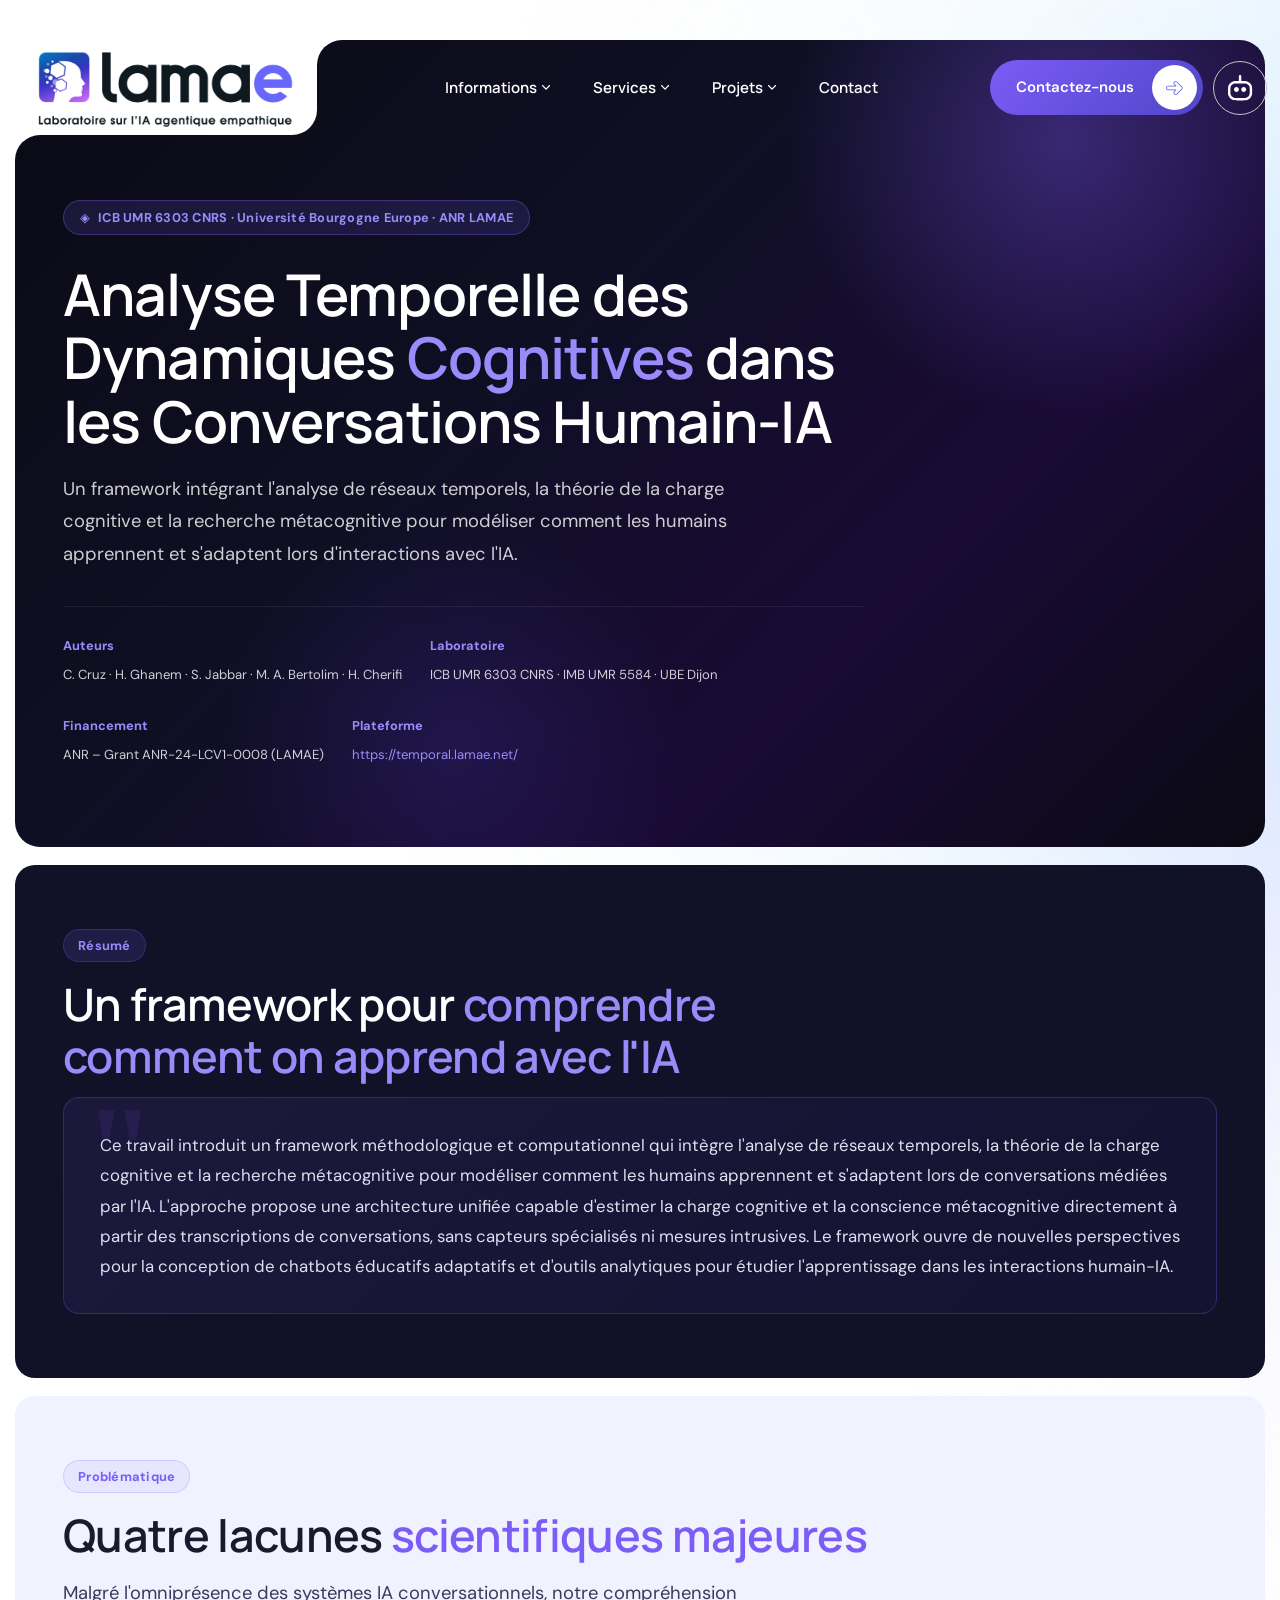
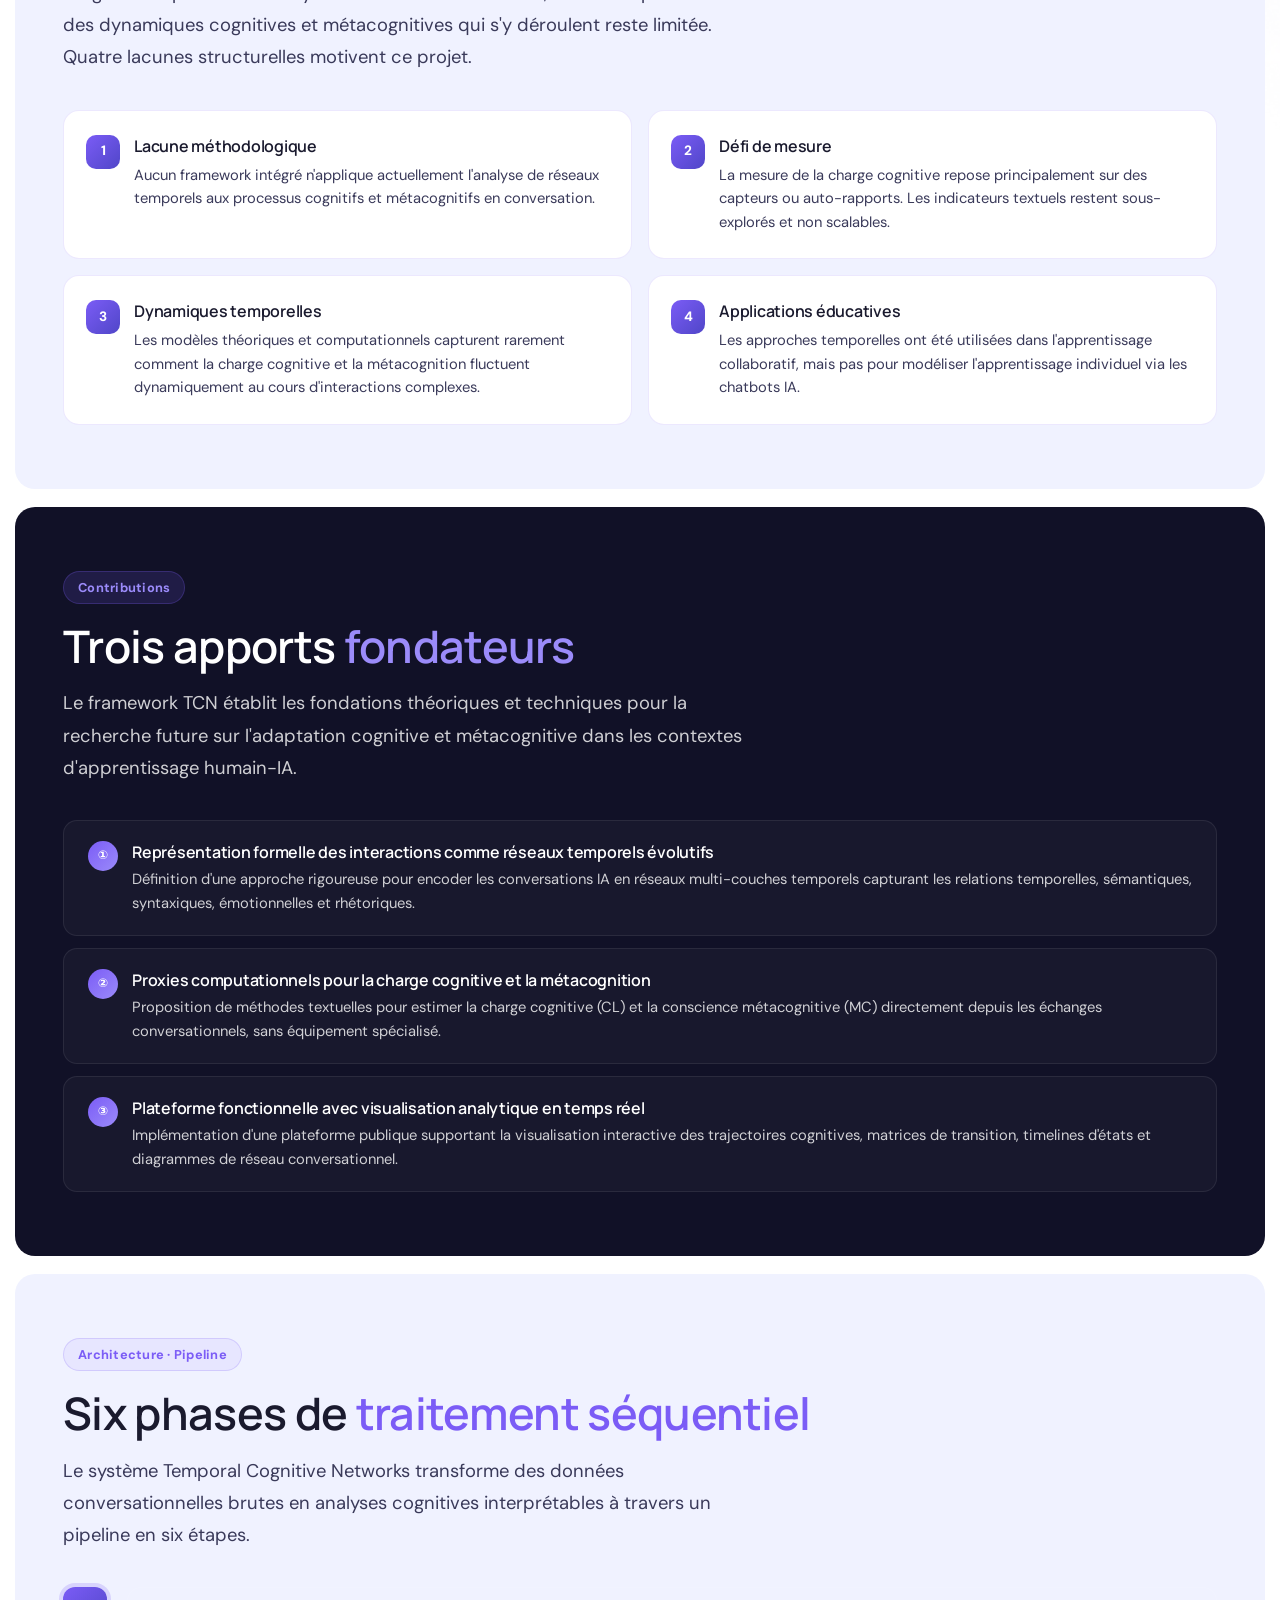
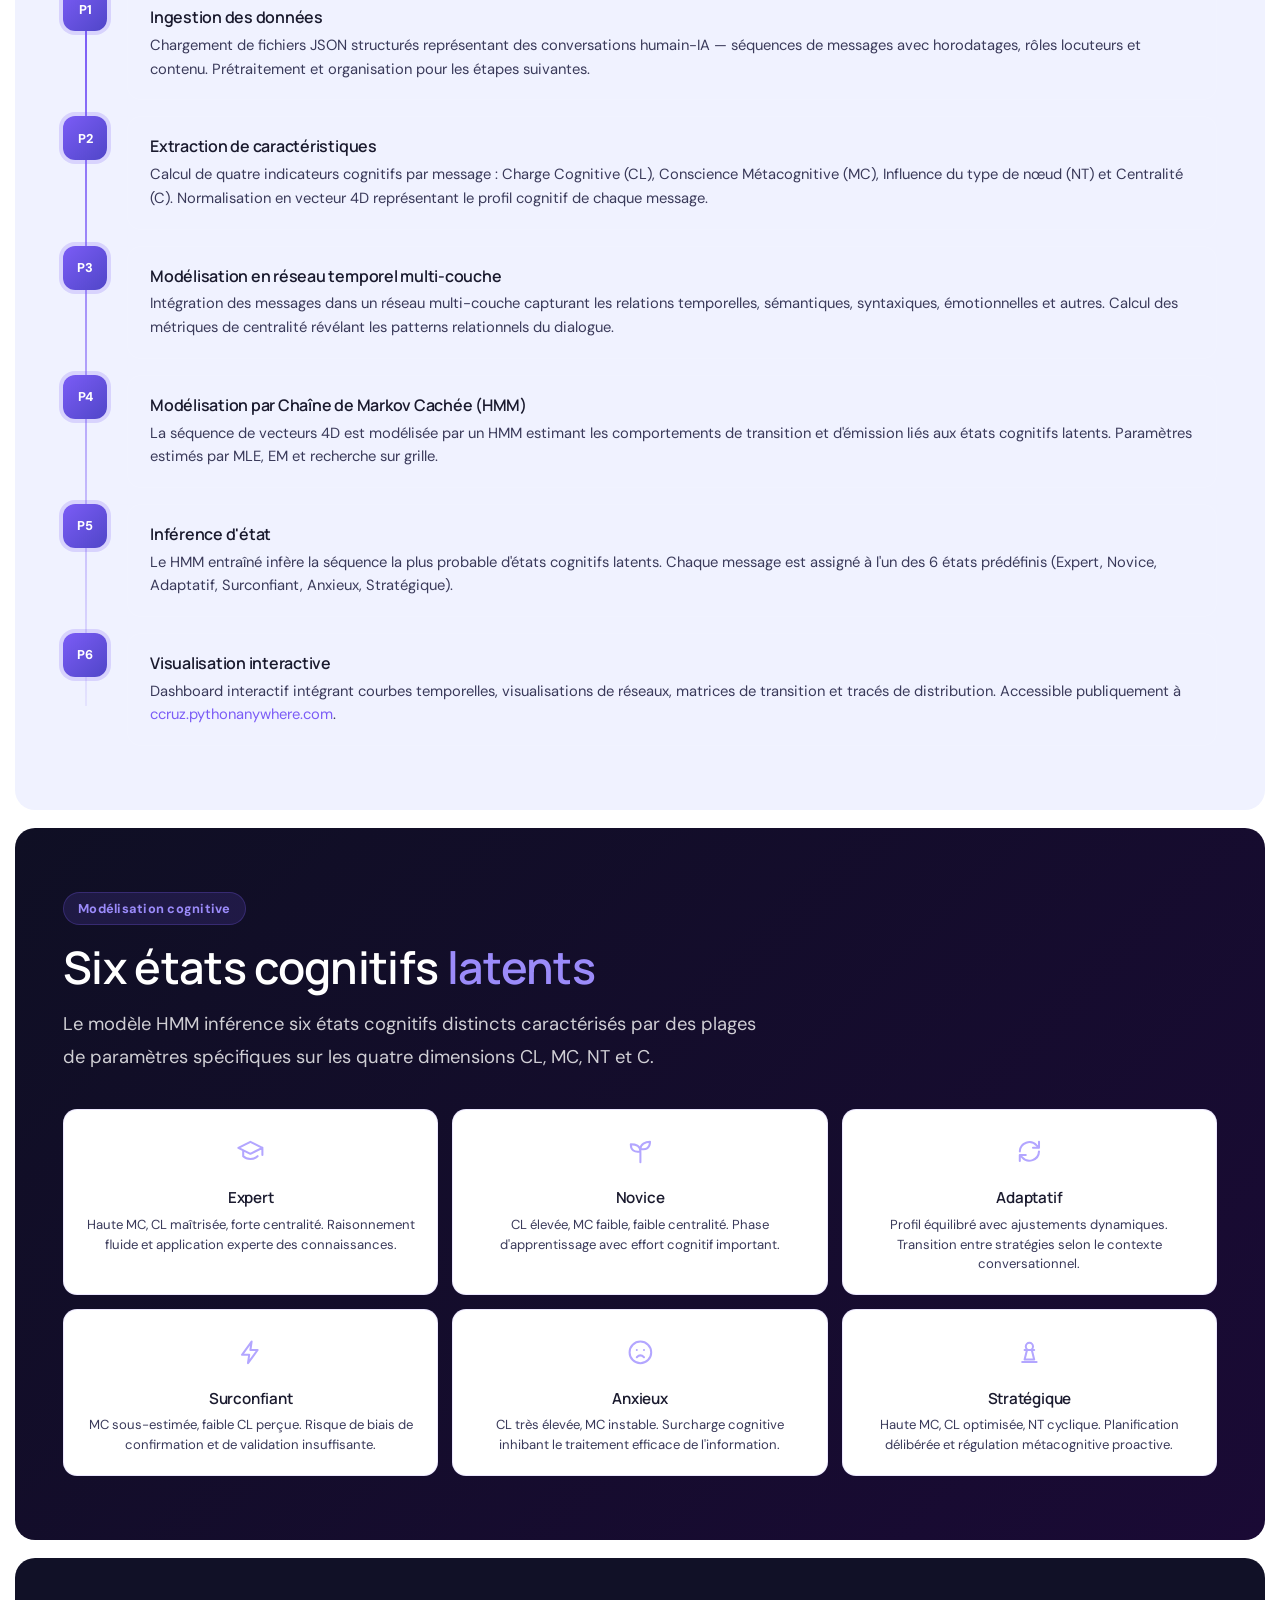
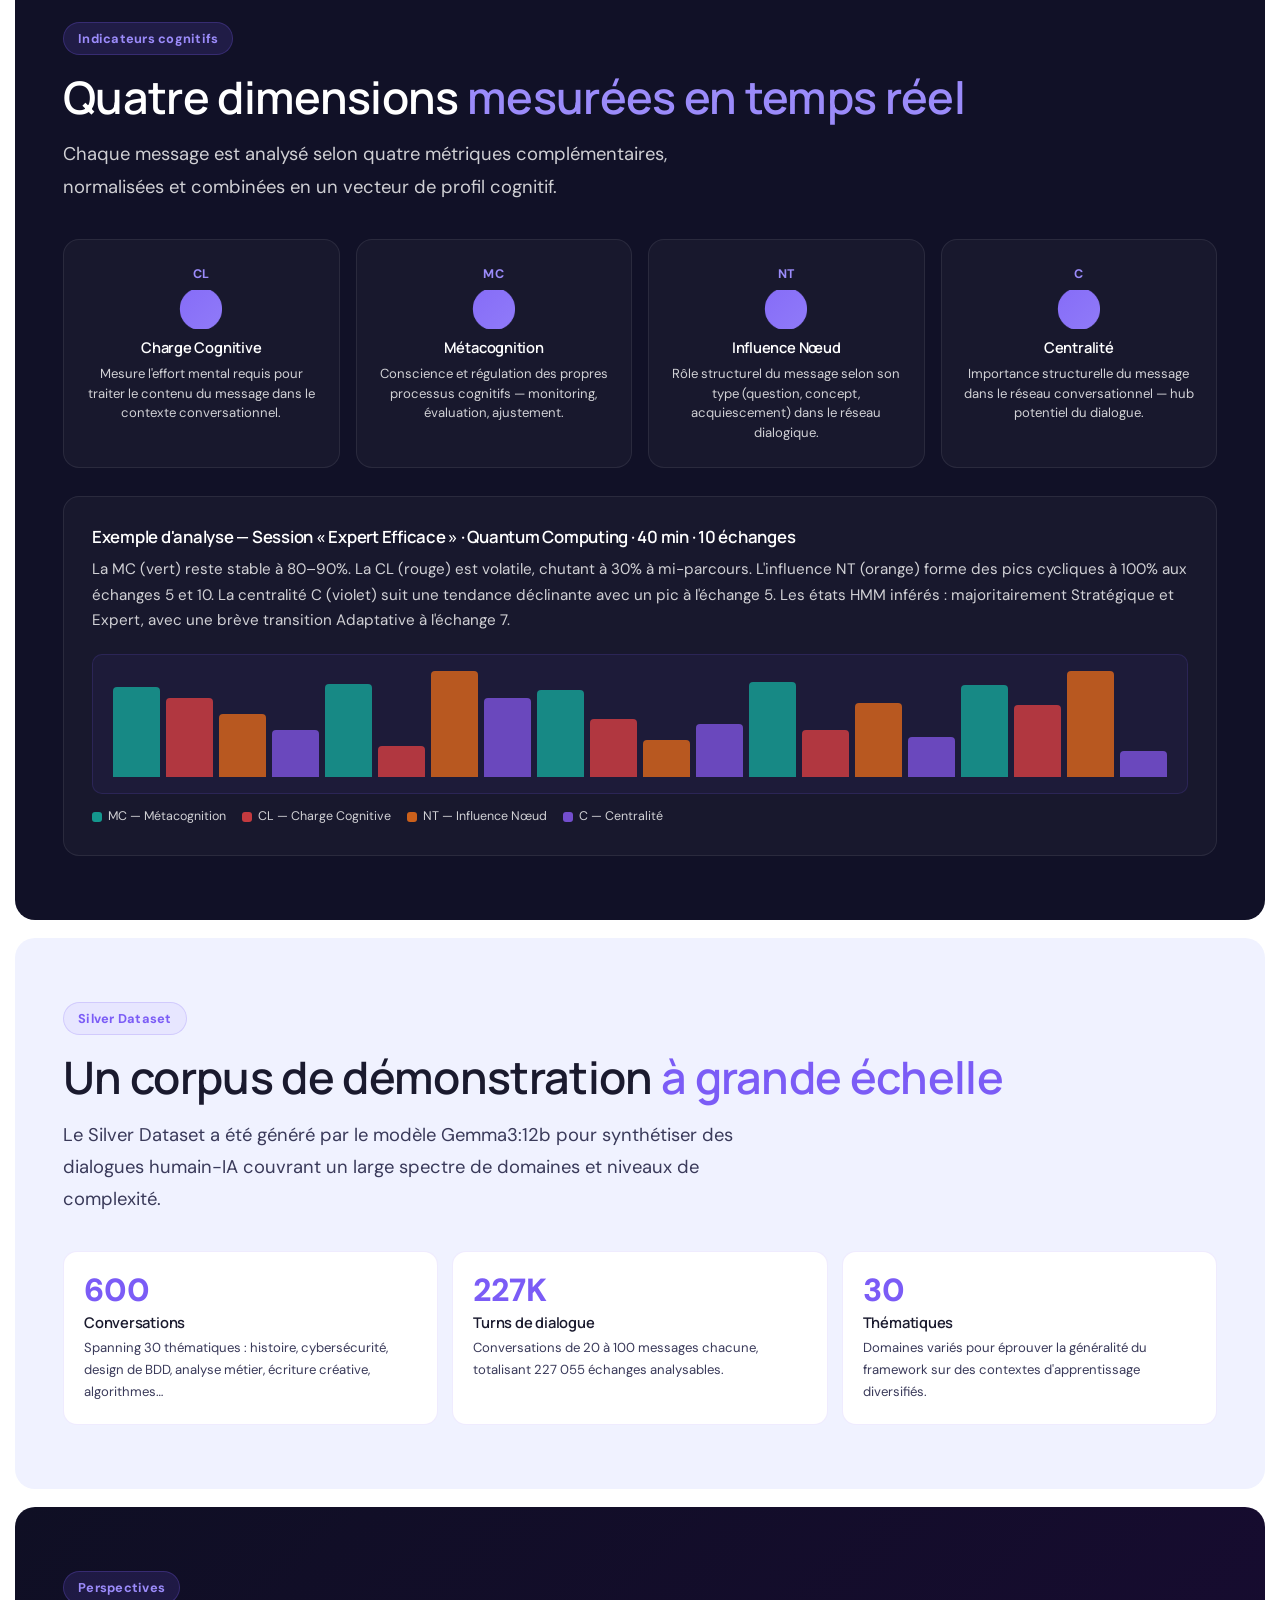
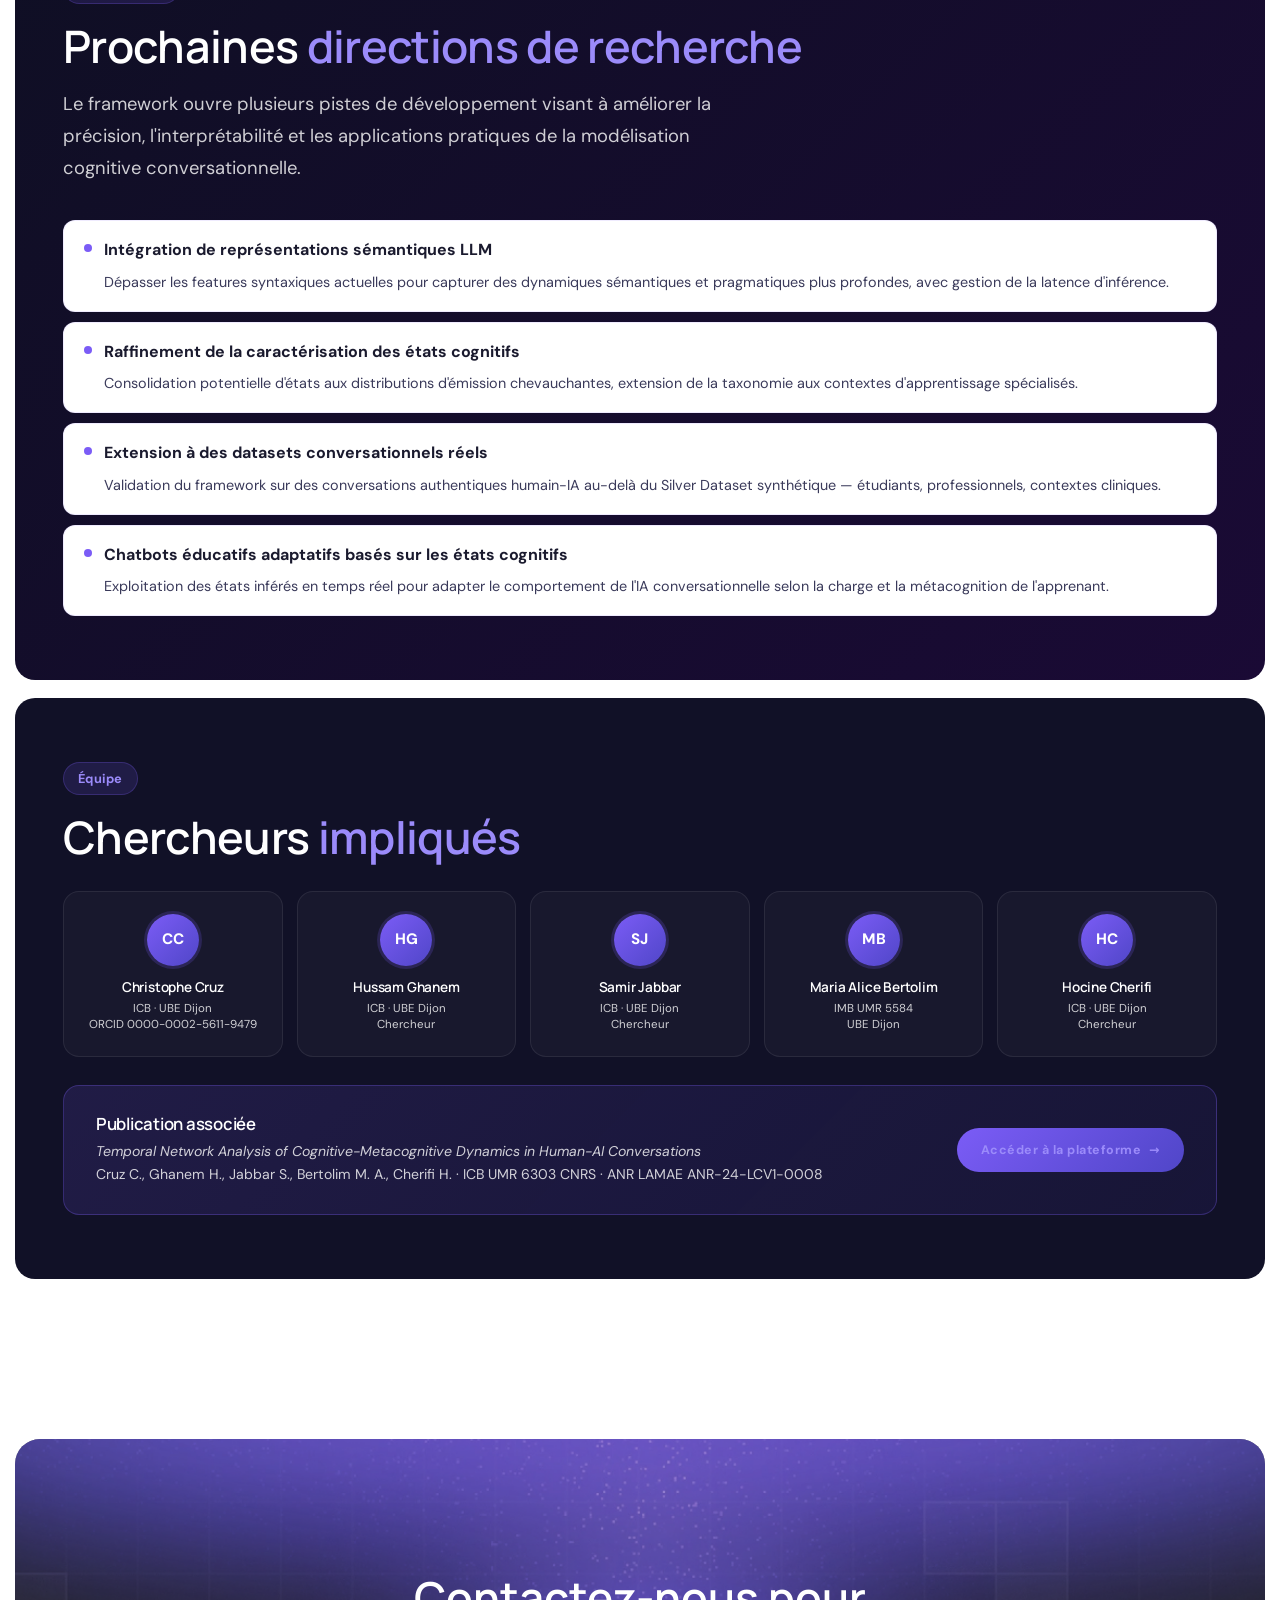
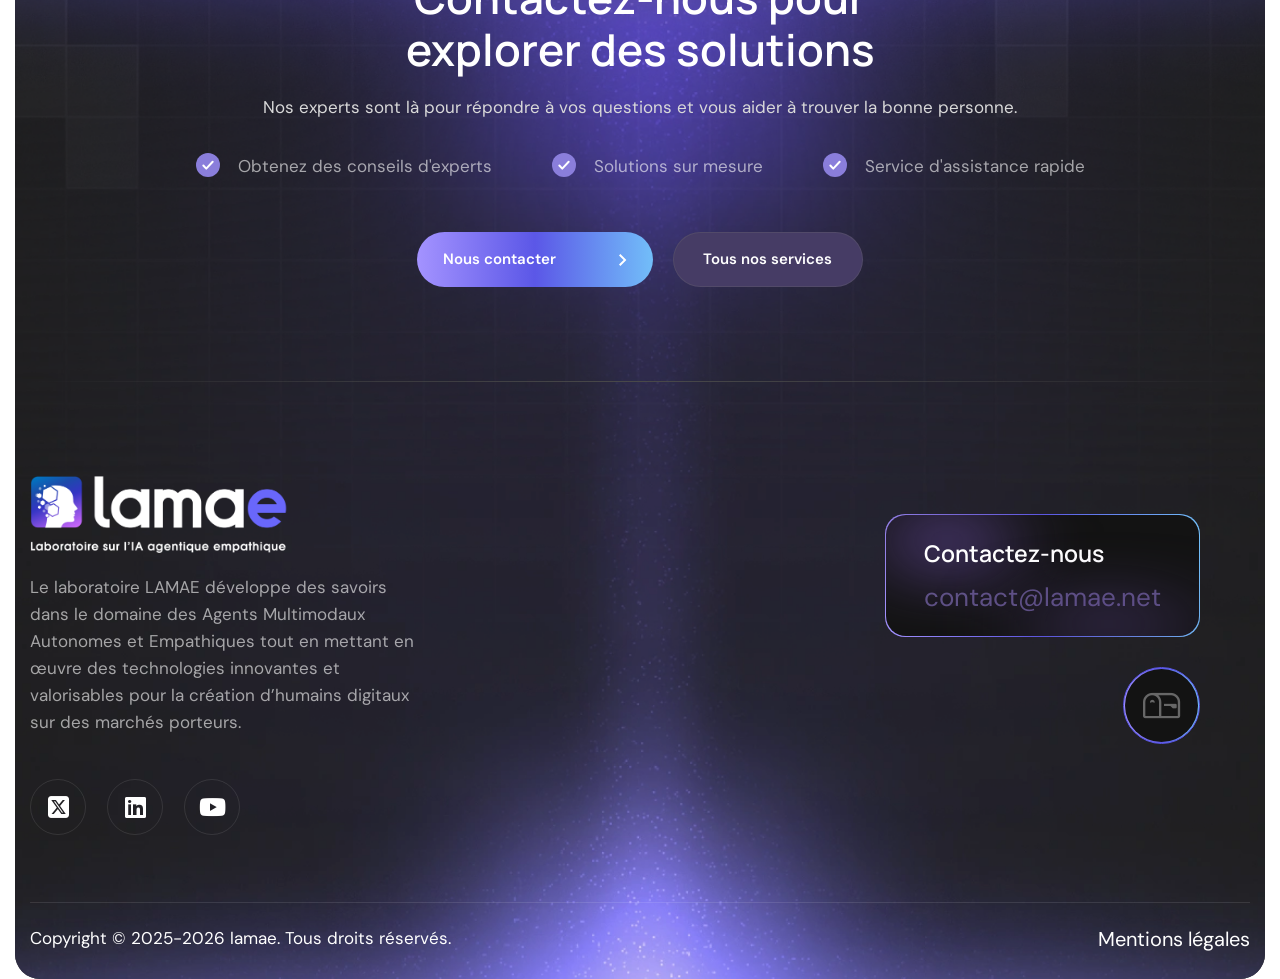
<file: analyse-temporelle-des-reseaux-cognitifs/index.html>
<!DOCTYPE html>
<html lang="fr-FR">
<head>
    <meta charset="UTF-8">
    <meta name="viewport" content="width=device-width, initial-scale=1">
    <link rel="profile" href="http://gmpg.org/xfn/11">
    <title>Analyse temporelle des dynamiques cognitives &#8211; lamae</title>
<meta name="description" content="Analyse temporelle des dynamiques cognitives dans les conversations humain-IA : réseaux temporels, charge cognitive et métacognition." />
<meta property="og:type" content="website" />
<meta property="og:site_name" content="lamae" />
<meta property="og:locale" content="fr_FR" />
<meta property="og:title" content="Analyse temporelle des dynamiques cognitives &#8211; lamae" />
<meta property="og:description" content="Analyse temporelle des dynamiques cognitives dans les conversations humain-IA : réseaux temporels, charge cognitive et métacognition." />
<meta property="og:url" content="https://lamae.net/analyse-temporelle-des-reseaux-cognitifs/" />
<meta property="og:image" content="https://lamae.net/wp-content/uploads/2026/02/logo-rectangle-noir-vs2-scaled.png" />
<meta name="twitter:card" content="summary_large_image" />
<meta name='robots' content='max-image-preview:large' />
<style id='wp-img-auto-sizes-contain-inline-css' type='text/css'>
img:is([sizes=auto i],[sizes^="auto," i]){contain-intrinsic-size:3000px 1500px}
/*# sourceURL=wp-img-auto-sizes-contain-inline-css */
</style>
<link rel='stylesheet' id='font-awesome-css' href='../wp-content/plugins/elementor/assets/lib/font-awesome/css/all.min.css' type='text/css' media='all' />
<link rel='stylesheet' id='pxl-main-css-css' href='../wp-content/plugins/bravis-addons/assets/css/main.css' type='text/css' media='all' />
<style id='classic-theme-styles-inline-css' type='text/css'>
/*! This file is auto-generated */
.wp-block-button__link{color:#fff;background-color:#32373c;border-radius:9999px;box-shadow:none;text-decoration:none;padding:calc(.667em + 2px) calc(1.333em + 2px);font-size:1.125em}.wp-block-file__button{background:#32373c;color:#fff;text-decoration:none}
/*# sourceURL=/wp-includes/css/classic-themes.min.css */
</style>
<style id='global-styles-inline-css' type='text/css'>
:root{--wp--preset--aspect-ratio--square: 1;--wp--preset--aspect-ratio--4-3: 4/3;--wp--preset--aspect-ratio--3-4: 3/4;--wp--preset--aspect-ratio--3-2: 3/2;--wp--preset--aspect-ratio--2-3: 2/3;--wp--preset--aspect-ratio--16-9: 16/9;--wp--preset--aspect-ratio--9-16: 9/16;--wp--preset--color--black: #000000;--wp--preset--color--cyan-bluish-gray: #abb8c3;--wp--preset--color--white: #ffffff;--wp--preset--color--pale-pink: #f78da7;--wp--preset--color--vivid-red: #cf2e2e;--wp--preset--color--luminous-vivid-orange: #ff6900;--wp--preset--color--luminous-vivid-amber: #fcb900;--wp--preset--color--light-green-cyan: #7bdcb5;--wp--preset--color--vivid-green-cyan: #00d084;--wp--preset--color--pale-cyan-blue: #8ed1fc;--wp--preset--color--vivid-cyan-blue: #0693e3;--wp--preset--color--vivid-purple: #9b51e0;--wp--preset--gradient--vivid-cyan-blue-to-vivid-purple: linear-gradient(135deg,rgb(6,147,227) 0%,rgb(155,81,224) 100%);--wp--preset--gradient--light-green-cyan-to-vivid-green-cyan: linear-gradient(135deg,rgb(122,220,180) 0%,rgb(0,208,130) 100%);--wp--preset--gradient--luminous-vivid-amber-to-luminous-vivid-orange: linear-gradient(135deg,rgb(252,185,0) 0%,rgb(255,105,0) 100%);--wp--preset--gradient--luminous-vivid-orange-to-vivid-red: linear-gradient(135deg,rgb(255,105,0) 0%,rgb(207,46,46) 100%);--wp--preset--gradient--very-light-gray-to-cyan-bluish-gray: linear-gradient(135deg,rgb(238,238,238) 0%,rgb(169,184,195) 100%);--wp--preset--gradient--cool-to-warm-spectrum: linear-gradient(135deg,rgb(74,234,220) 0%,rgb(151,120,209) 20%,rgb(207,42,186) 40%,rgb(238,44,130) 60%,rgb(251,105,98) 80%,rgb(254,248,76) 100%);--wp--preset--gradient--blush-light-purple: linear-gradient(135deg,rgb(255,206,236) 0%,rgb(152,150,240) 100%);--wp--preset--gradient--blush-bordeaux: linear-gradient(135deg,rgb(254,205,165) 0%,rgb(254,45,45) 50%,rgb(107,0,62) 100%);--wp--preset--gradient--luminous-dusk: linear-gradient(135deg,rgb(255,203,112) 0%,rgb(199,81,192) 50%,rgb(65,88,208) 100%);--wp--preset--gradient--pale-ocean: linear-gradient(135deg,rgb(255,245,203) 0%,rgb(182,227,212) 50%,rgb(51,167,181) 100%);--wp--preset--gradient--electric-grass: linear-gradient(135deg,rgb(202,248,128) 0%,rgb(113,206,126) 100%);--wp--preset--gradient--midnight: linear-gradient(135deg,rgb(2,3,129) 0%,rgb(40,116,252) 100%);--wp--preset--font-size--small: 13px;--wp--preset--font-size--medium: 20px;--wp--preset--font-size--large: 36px;--wp--preset--font-size--x-large: 42px;--wp--preset--font-family--inter: "Inter", sans-serif;--wp--preset--font-family--cardo: Cardo;--wp--preset--spacing--20: 0.44rem;--wp--preset--spacing--30: 0.67rem;--wp--preset--spacing--40: 1rem;--wp--preset--spacing--50: 1.5rem;--wp--preset--spacing--60: 2.25rem;--wp--preset--spacing--70: 3.38rem;--wp--preset--spacing--80: 5.06rem;--wp--preset--shadow--natural: 6px 6px 9px rgba(0, 0, 0, 0.2);--wp--preset--shadow--deep: 12px 12px 50px rgba(0, 0, 0, 0.4);--wp--preset--shadow--sharp: 6px 6px 0px rgba(0, 0, 0, 0.2);--wp--preset--shadow--outlined: 6px 6px 0px -3px rgb(255, 255, 255), 6px 6px rgb(0, 0, 0);--wp--preset--shadow--crisp: 6px 6px 0px rgb(0, 0, 0);}:where(.is-layout-flex){gap: 0.5em;}:where(.is-layout-grid){gap: 0.5em;}body .is-layout-flex{display: flex;}.is-layout-flex{flex-wrap: wrap;align-items: center;}.is-layout-flex > :is(*, div){margin: 0;}body .is-layout-grid{display: grid;}.is-layout-grid > :is(*, div){margin: 0;}:where(.wp-block-columns.is-layout-flex){gap: 2em;}:where(.wp-block-columns.is-layout-grid){gap: 2em;}:where(.wp-block-post-template.is-layout-flex){gap: 1.25em;}:where(.wp-block-post-template.is-layout-grid){gap: 1.25em;}.has-black-color{color: var(--wp--preset--color--black) !important;}.has-cyan-bluish-gray-color{color: var(--wp--preset--color--cyan-bluish-gray) !important;}.has-white-color{color: var(--wp--preset--color--white) !important;}.has-pale-pink-color{color: var(--wp--preset--color--pale-pink) !important;}.has-vivid-red-color{color: var(--wp--preset--color--vivid-red) !important;}.has-luminous-vivid-orange-color{color: var(--wp--preset--color--luminous-vivid-orange) !important;}.has-luminous-vivid-amber-color{color: var(--wp--preset--color--luminous-vivid-amber) !important;}.has-light-green-cyan-color{color: var(--wp--preset--color--light-green-cyan) !important;}.has-vivid-green-cyan-color{color: var(--wp--preset--color--vivid-green-cyan) !important;}.has-pale-cyan-blue-color{color: var(--wp--preset--color--pale-cyan-blue) !important;}.has-vivid-cyan-blue-color{color: var(--wp--preset--color--vivid-cyan-blue) !important;}.has-vivid-purple-color{color: var(--wp--preset--color--vivid-purple) !important;}.has-black-background-color{background-color: var(--wp--preset--color--black) !important;}.has-cyan-bluish-gray-background-color{background-color: var(--wp--preset--color--cyan-bluish-gray) !important;}.has-white-background-color{background-color: var(--wp--preset--color--white) !important;}.has-pale-pink-background-color{background-color: var(--wp--preset--color--pale-pink) !important;}.has-vivid-red-background-color{background-color: var(--wp--preset--color--vivid-red) !important;}.has-luminous-vivid-orange-background-color{background-color: var(--wp--preset--color--luminous-vivid-orange) !important;}.has-luminous-vivid-amber-background-color{background-color: var(--wp--preset--color--luminous-vivid-amber) !important;}.has-light-green-cyan-background-color{background-color: var(--wp--preset--color--light-green-cyan) !important;}.has-vivid-green-cyan-background-color{background-color: var(--wp--preset--color--vivid-green-cyan) !important;}.has-pale-cyan-blue-background-color{background-color: var(--wp--preset--color--pale-cyan-blue) !important;}.has-vivid-cyan-blue-background-color{background-color: var(--wp--preset--color--vivid-cyan-blue) !important;}.has-vivid-purple-background-color{background-color: var(--wp--preset--color--vivid-purple) !important;}.has-black-border-color{border-color: var(--wp--preset--color--black) !important;}.has-cyan-bluish-gray-border-color{border-color: var(--wp--preset--color--cyan-bluish-gray) !important;}.has-white-border-color{border-color: var(--wp--preset--color--white) !important;}.has-pale-pink-border-color{border-color: var(--wp--preset--color--pale-pink) !important;}.has-vivid-red-border-color{border-color: var(--wp--preset--color--vivid-red) !important;}.has-luminous-vivid-orange-border-color{border-color: var(--wp--preset--color--luminous-vivid-orange) !important;}.has-luminous-vivid-amber-border-color{border-color: var(--wp--preset--color--luminous-vivid-amber) !important;}.has-light-green-cyan-border-color{border-color: var(--wp--preset--color--light-green-cyan) !important;}.has-vivid-green-cyan-border-color{border-color: var(--wp--preset--color--vivid-green-cyan) !important;}.has-pale-cyan-blue-border-color{border-color: var(--wp--preset--color--pale-cyan-blue) !important;}.has-vivid-cyan-blue-border-color{border-color: var(--wp--preset--color--vivid-cyan-blue) !important;}.has-vivid-purple-border-color{border-color: var(--wp--preset--color--vivid-purple) !important;}.has-vivid-cyan-blue-to-vivid-purple-gradient-background{background: var(--wp--preset--gradient--vivid-cyan-blue-to-vivid-purple) !important;}.has-light-green-cyan-to-vivid-green-cyan-gradient-background{background: var(--wp--preset--gradient--light-green-cyan-to-vivid-green-cyan) !important;}.has-luminous-vivid-amber-to-luminous-vivid-orange-gradient-background{background: var(--wp--preset--gradient--luminous-vivid-amber-to-luminous-vivid-orange) !important;}.has-luminous-vivid-orange-to-vivid-red-gradient-background{background: var(--wp--preset--gradient--luminous-vivid-orange-to-vivid-red) !important;}.has-very-light-gray-to-cyan-bluish-gray-gradient-background{background: var(--wp--preset--gradient--very-light-gray-to-cyan-bluish-gray) !important;}.has-cool-to-warm-spectrum-gradient-background{background: var(--wp--preset--gradient--cool-to-warm-spectrum) !important;}.has-blush-light-purple-gradient-background{background: var(--wp--preset--gradient--blush-light-purple) !important;}.has-blush-bordeaux-gradient-background{background: var(--wp--preset--gradient--blush-bordeaux) !important;}.has-luminous-dusk-gradient-background{background: var(--wp--preset--gradient--luminous-dusk) !important;}.has-pale-ocean-gradient-background{background: var(--wp--preset--gradient--pale-ocean) !important;}.has-electric-grass-gradient-background{background: var(--wp--preset--gradient--electric-grass) !important;}.has-midnight-gradient-background{background: var(--wp--preset--gradient--midnight) !important;}.has-small-font-size{font-size: var(--wp--preset--font-size--small) !important;}.has-medium-font-size{font-size: var(--wp--preset--font-size--medium) !important;}.has-large-font-size{font-size: var(--wp--preset--font-size--large) !important;}.has-x-large-font-size{font-size: var(--wp--preset--font-size--x-large) !important;}
:where(.wp-block-post-template.is-layout-flex){gap: 1.25em;}:where(.wp-block-post-template.is-layout-grid){gap: 1.25em;}
:where(.wp-block-term-template.is-layout-flex){gap: 1.25em;}:where(.wp-block-term-template.is-layout-grid){gap: 1.25em;}
:where(.wp-block-columns.is-layout-flex){gap: 2em;}:where(.wp-block-columns.is-layout-grid){gap: 2em;}
:root :where(.wp-block-pullquote){font-size: 1.5em;line-height: 1.6;}
/*# sourceURL=global-styles-inline-css */
</style>
<link rel='stylesheet' id='elementor-icons-css' href='../wp-content/plugins/elementor/assets/lib/eicons/css/elementor-icons.min.css' type='text/css' media='all' />
<link rel='stylesheet' id='elementor-frontend-css' href='../wp-content/uploads/elementor/css/custom-frontend.min.css' type='text/css' media='all' />
<style id='elementor-frontend-inline-css' type='text/css'>
.elementor-kit-8{--e-global-color-primary:#6EC1E4;--e-global-color-secondary:#54595F;--e-global-color-text:#7A7A7A;--e-global-color-accent:#61CE70;--e-global-typography-primary-font-family:"Roboto";--e-global-typography-primary-font-weight:600;--e-global-typography-secondary-font-family:"Roboto Slab";--e-global-typography-secondary-font-weight:400;--e-global-typography-text-font-family:"Roboto";--e-global-typography-text-font-weight:400;--e-global-typography-accent-font-family:"Roboto";--e-global-typography-accent-font-weight:500;}.elementor-section.elementor-section-boxed > .elementor-container{max-width:1620px;}.e-con{--container-max-width:1620px;}.elementor-widget:not(:last-child){--kit-widget-spacing:0px;}.elementor-element{--widgets-spacing:0px 0px;--widgets-spacing-row:0px;--widgets-spacing-column:0px;}{}h1.entry-title{display:var(--page-title-display);}@media(max-width:1024px){.elementor-section.elementor-section-boxed > .elementor-container{max-width:1024px;}.e-con{--container-max-width:1024px;}}@media(max-width:767px){.elementor-section.elementor-section-boxed > .elementor-container{max-width:767px;}.e-con{--container-max-width:767px;}}
.elementor-10619 .elementor-element.elementor-element-37c44da{--display:flex;}.elementor-10619 .elementor-element.elementor-element-37c44da.e-con{--flex-grow:0;--flex-shrink:0;}
.elementor-37 .elementor-element.elementor-element-5a89010{--display:flex;--flex-direction:column;--container-widget-width:100%;--container-widget-height:initial;--container-widget-flex-grow:0;--container-widget-align-self:initial;--flex-wrap-mobile:wrap;--padding-top:0px;--padding-bottom:0px;--padding-left:015px;--padding-right:015px;}.elementor-37 .elementor-element.elementor-element-5a89010.e-con{--align-self:center;--flex-grow:0;--flex-shrink:0;}.elementor-37 .elementor-element.elementor-element-0ccfa0c{--display:flex;--flex-direction:column;--container-widget-width:100%;--container-widget-height:initial;--container-widget-flex-grow:0;--container-widget-align-self:initial;--flex-wrap-mobile:wrap;--overlay-opacity:1;--border-radius:25px 25px 25px 25px;--padding-top:133px;--padding-bottom:0px;--padding-left:15px;--padding-right:15px;}.elementor-37 .elementor-element.elementor-element-0ccfa0c:not(.elementor-motion-effects-element-type-background), .elementor-37 .elementor-element.elementor-element-0ccfa0c > .elementor-motion-effects-container > .elementor-motion-effects-layer{background-color:#1F1F1F;}.elementor-37 .elementor-element.elementor-element-0ccfa0c::before, .elementor-37 .elementor-element.elementor-element-0ccfa0c > .elementor-background-video-container::before, .elementor-37 .elementor-element.elementor-element-0ccfa0c > .e-con-inner > .elementor-background-video-container::before, .elementor-37 .elementor-element.elementor-element-0ccfa0c > .elementor-background-slideshow::before, .elementor-37 .elementor-element.elementor-element-0ccfa0c > .e-con-inner > .elementor-background-slideshow::before, .elementor-37 .elementor-element.elementor-element-0ccfa0c > .elementor-motion-effects-container > .elementor-motion-effects-layer::before{background-image:url("../wp-content/uploads/2025/11/bg-footer.webp");--background-overlay:'';background-position:center center;background-repeat:no-repeat;background-size:cover;}.elementor-37 .elementor-element.elementor-element-cb2f01e .pxl-heading{text-align:center;}.elementor-37 .elementor-element.elementor-element-cb2f01e .pxl-heading .pxl-heading--inner{max-width:850px;}.elementor-37 .elementor-element.elementor-element-cb2f01e .pxl-heading .pxl-item--title{color:#FFFFFF;-webkit-text-stroke-color:#FFFFFF;margin-bottom:18px;}.elementor-37 .elementor-element.elementor-element-cb2f01e .pxl-heading .pxl-item--title.style-outline .pxl-text-line-backdrop svg{stroke:#FFFFFF;}.elementor-37 .elementor-element.elementor-element-760ef16 > .elementor-widget-container{margin:0px 0px 32px 0px;}.elementor-37 .elementor-element.elementor-element-760ef16 .pxl-text-editor{text-align:center;}.elementor-37 .elementor-element.elementor-element-760ef16 .pxl-text-editor , .elementor-37 .elementor-element.elementor-element-760ef16 .pxl-text-editor p{color:#D9D9D9;}.elementor-37 .elementor-element.elementor-element-25917d3 > .elementor-widget-container{margin:0px 0px 47px 0px;}.elementor-37 .elementor-element.elementor-element-25917d3 .pxl-link{text-align:center;justify-content:center;}.elementor-37 .elementor-element.elementor-element-25917d3 .pxl-link.type-horizontal li{margin-left:30px;margin-right:30px;}.elementor-37 .elementor-element.elementor-element-25917d3 .pxl-link a i, .elementor-37 .elementor-element.elementor-element-25917d3 .pxl-link a svg{margin-right:18px;}.elementor-37 .elementor-element.elementor-element-96fe4f8{--display:flex;--flex-direction:row;--container-widget-width:initial;--container-widget-height:100%;--container-widget-flex-grow:1;--container-widget-align-self:stretch;--flex-wrap-mobile:wrap;--justify-content:center;--gap:20px 20px;--row-gap:20px;--column-gap:20px;--padding-top:0px;--padding-bottom:0px;--padding-left:0px;--padding-right:0px;}.elementor-37 .elementor-element.elementor-element-7978119 .pxl-button .btn{text-transform:none;}.elementor-37 .elementor-element.elementor-element-7978119 .pxl-button .btn.pxl-icon--right:not(.btn-svg) i, .elementor-37 .elementor-element.elementor-element-7978119 .pxl-button .btn.pxl-icon--right:not(.btn-svg) svg{margin-left:10px;}.elementor-37 .elementor-element.elementor-element-7978119 .pxl-button .btn-svg.pxl-icon--right:hover svg{margin-left:10px;}.elementor-37 .elementor-element.elementor-element-32488bb .btn:not(.btn-stroke).btn-outline::before{background-color:transparent;background-image:linear-gradient(180deg, #8A717100 0%, #F2295B00 100%);}.elementor-37 .elementor-element.elementor-element-32488bb .pxl-button .btn{color:#FFFFFF;background-color:#463C65;line-height:53px;border-style:solid !important;border-width:1px 1px 1px 1px !important;border-color:#74747440 !important;border-radius:16px 16px 16px 16px;padding:0px 29px 0px 29px;}.elementor-37 .elementor-element.elementor-element-32488bb .pxl-button .btn.pxl-icon--right:not(.btn-svg) i, .elementor-37 .elementor-element.elementor-element-32488bb .pxl-button .btn.pxl-icon--right:not(.btn-svg) svg{margin-left:10px;}.elementor-37 .elementor-element.elementor-element-32488bb .pxl-button .btn-svg.pxl-icon--right:hover svg{margin-left:10px;}.elementor-37 .elementor-element.elementor-element-1a6df81 > .elementor-widget-container{margin:94px 0px 90px 0px;}.elementor-37 .elementor-element.elementor-element-1a6df81{--divider-start-color:#49494900;--divider-center-color:#494949;}.elementor-37 .elementor-element.elementor-element-1a6df81 .pxl-el-divider.gradient{background:linear-gradient(90deg, var(--divider-start-color, #000) 0%, var(--divider-center-color, #000) 50%, #49494900 100%);}.elementor-37 .elementor-element.elementor-element-d1ce282{--display:flex;--flex-direction:row;--container-widget-width:initial;--container-widget-height:100%;--container-widget-flex-grow:1;--container-widget-align-self:stretch;--flex-wrap-mobile:wrap;--padding-top:0px;--padding-bottom:0px;--padding-left:0px;--padding-right:0px;}.elementor-37 .elementor-element.elementor-element-70f4fcd{--display:flex;--padding-top:0px;--padding-bottom:69px;--padding-left:0px;--padding-right:0px;}.elementor-37 .elementor-element.elementor-element-70f4fcd.e-con{--flex-grow:0;--flex-shrink:0;}.elementor-37 .elementor-element.elementor-element-4dd9b56 > .elementor-widget-container{margin:0px 0px 21px 0px;}.elementor-37 .elementor-element.elementor-element-4dd9b56 .pxl-logo img{max-height:81px;}.elementor-37 .elementor-element.elementor-element-5b110b0 > .elementor-widget-container{margin:0px 0px 36px 0px;}.elementor-37 .elementor-element.elementor-element-5b110b0 .pxl-text-editor .pxl-item--inner{max-width:400px;}.elementor-37 .elementor-element.elementor-element-5b110b0 .pxl-text-editor , .elementor-37 .elementor-element.elementor-element-5b110b0 .pxl-text-editor p{color:#FFFFFF99;}.elementor-37 .elementor-element.elementor-element-e515197{--display:flex;--flex-direction:row;--container-widget-width:initial;--container-widget-height:100%;--container-widget-flex-grow:1;--container-widget-align-self:stretch;--flex-wrap-mobile:wrap;--gap:57px 57px;--row-gap:57px;--column-gap:57px;--margin-top:42px;--margin-bottom:0px;--margin-left:0px;--margin-right:0px;--padding-top:0px;--padding-bottom:0px;--padding-left:0px;--padding-right:0px;}.elementor-37 .elementor-element.elementor-element-9fcf7e4{width:var( --container-widget-width, 100.633% );max-width:100.633%;--container-widget-width:100.633%;--container-widget-flex-grow:0;}.elementor-37 .elementor-element.elementor-element-9fcf7e4 > .elementor-widget-container{padding:0px 50px 0px 0px;}.elementor-37 .elementor-element.elementor-element-9fcf7e4.elementor-element{--order:-99999 /* order start hack */;--flex-grow:0;--flex-shrink:0;}.elementor-37 .elementor-element.elementor-element-9fcf7e4 .pxl-icon-box{max-width:690px;}.elementor-37 .elementor-element.elementor-element-9fcf7e4 .pxl-icon-box .pxl-item--title,.elementor-37 .elementor-element.elementor-element-9fcf7e4 .pxl-icon-box .pxl-item--title a{color:#FFFFFF;text-transform:none;}.elementor-37 .elementor-element.elementor-element-9fcf7e4 .pxl-icon-box .pxl-item--title{margin-bottom:13px !important;}.elementor-37 .elementor-element.elementor-element-9fcf7e4 .pxl-icon-box .pxl-item--description,.elementor-37 .elementor-element.elementor-element-9fcf7e4 .pxl-icon-box .pxl-item--desc{color:#8730DF;font-size:26px;}.elementor-37 .elementor-element.elementor-element-9fcf7e4 .pxl-icon-box .pxl-item--description a,.elementor-37 .elementor-element.elementor-element-9fcf7e4 .pxl-icon-box .pxl-item--desc a{color:#7967ACBA;}.elementor-37 .elementor-element.elementor-element-9fcf7e4 .pxl-icon-box .pxl-item--description a:hover,.elementor-37 .elementor-element.elementor-element-9fcf7e4 .pxl-icon-box .pxl-item--desc a:hover{color:#6E3BD1;}.elementor-37 .elementor-element.elementor-element-9fcf7e4 .pxl-icon-box .pxl-item--icon{width:77px;height:77px;}.elementor-37 .elementor-element.elementor-element-9fcf7e4 .pxl-icon-box .pxl-item--icon i{font-size:37px;}.elementor-37 .elementor-element.elementor-element-9fcf7e4 .pxl-icon-box .pxl-item--icon svg{height:37px;width:37px;}.elementor-37 .elementor-element.elementor-element-2043f76{--display:flex;--flex-direction:row;--container-widget-width:calc( ( 1 - var( --container-widget-flex-grow ) ) * 100% );--container-widget-height:100%;--container-widget-flex-grow:1;--container-widget-align-self:stretch;--flex-wrap-mobile:wrap;--justify-content:space-between;--align-items:center;border-style:solid;--border-style:solid;border-width:1px 0px 0px 0px;--border-top-width:1px;--border-right-width:0px;--border-bottom-width:0px;--border-left-width:0px;border-color:#FFFFFF1A;--border-color:#FFFFFF1A;--padding-top:22px;--padding-bottom:25px;--padding-left:0px;--padding-right:0px;}.elementor-37 .elementor-element.elementor-element-2043f76 .pxl-bd-glow.top::before, .elementor-37 .elementor-element.elementor-element-2043f76 .pxl-bd-glow.bottom::before{background:linear-gradient(to right, transparent 0%, transparent calc(var(--pxl-bd-gx) - var(--pxl-bd-spread)), #000000 var(--pxl-bd-gx), transparent calc(var(--pxl-bd-gx) + var(--pxl-bd-spread)), transparent 100%);}.elementor-37 .elementor-element.elementor-element-2043f76 .pxl-bd-glow.left::before, .elementor-37 .elementor-element.elementor-element-2043f76 .pxl-bd-glow.right::before{background:linear-gradient(to bottom, transparent 0%, transparent calc(var(--pxl-bd-gy) - var(--pxl-bd-spread)), #000000 var(--pxl-bd-gy), transparent calc(var(--pxl-bd-gy) + var(--pxl-bd-spread)), transparent 100%);}.elementor-37 .elementor-element.elementor-element-f494afe .pxl-text-editor , .elementor-37 .elementor-element.elementor-element-f494afe .pxl-text-editor p{color:#FFFFFF;}.elementor-37 .elementor-element.elementor-element-f494afe .pxl-text-editor a{color:#FFFFFF;}.elementor-37 .elementor-element.elementor-element-f494afe .pxl-text-editor a:hover{color:#5653CF;}.elementor-37 .elementor-element.elementor-element-f494afe .pxl-text-editor.underline a:hover{text-decoration:underline #5653CF !important;}.elementor-37 .elementor-element.elementor-element-69d1fd8 > .elementor-widget-container{margin:0px 0px 00px 0px;}.elementor-37 .elementor-element.elementor-element-69d1fd8 .pxl-text-editor{text-align:center;}.elementor-37 .elementor-element.elementor-element-69d1fd8 .pxl-text-editor .pxl-item--inner{max-width:924px;}.elementor-37 .elementor-element.elementor-element-69d1fd8 .pxl-text-editor , .elementor-37 .elementor-element.elementor-element-69d1fd8 .pxl-text-editor p{color:#D9D9D9;font-size:20px;font-weight:400;line-height:30px;}.elementor-37 .elementor-element.elementor-element-69d1fd8 .pxl-text-editor a{color:#FFFFFF;}@media(max-width:1366px){.elementor-37 .elementor-element.elementor-element-70f4fcd{--padding-top:0px;--padding-bottom:60px;--padding-left:0px;--padding-right:15px;}.elementor-37 .elementor-element.elementor-element-9fcf7e4{width:var( --container-widget-width, 427.628px );max-width:427.628px;--container-widget-width:427.628px;--container-widget-flex-grow:0;}}@media(max-width:1200px){.elementor-37 .elementor-element.elementor-element-0ccfa0c{--padding-top:100px;--padding-bottom:0px;--padding-left:15px;--padding-right:15px;}.elementor-37 .elementor-element.elementor-element-1a6df81 > .elementor-widget-container{margin:60px 0px 60px 0px;}.elementor-37 .elementor-element.elementor-element-d1ce282{--flex-wrap:wrap;}.elementor-37 .elementor-element.elementor-element-70f4fcd{--padding-top:0px;--padding-bottom:0px;--padding-left:0px;--padding-right:30px;}}@media(max-width:1024px){.elementor-37 .elementor-element.elementor-element-0ccfa0c{--padding-top:80px;--padding-bottom:0px;--padding-left:15px;--padding-right:15px;}.elementor-37 .elementor-element.elementor-element-25917d3 .pxl-link.type-horizontal li{margin-left:15px;margin-right:15px;}.elementor-37 .elementor-element.elementor-element-25917d3 .pxl-link li a{align-items:Center;}.elementor-37 .elementor-element.elementor-element-25917d3 .pxl-link a i, .elementor-37 .elementor-element.elementor-element-25917d3 .pxl-link a svg{margin-right:7px;}.elementor-37 .elementor-element.elementor-element-25917d3 .pxl-link a i{font-size:16px;}.elementor-37 .elementor-element.elementor-element-25917d3 .pxl-link a svg{height:16px;min-width:16px;}.elementor-37 .elementor-element.elementor-element-25917d3 .pxl-link.style-3 a:hover i{font-size:16px !important;}.elementor-37 .elementor-element.elementor-element-e515197{--margin-top:35px;--margin-bottom:0px;--margin-left:0px;--margin-right:0px;}.elementor-37 .elementor-element.elementor-element-69d1fd8 > .elementor-widget-container{margin:0px 0px 35px 0px;}.elementor-37 .elementor-element.elementor-element-69d1fd8 .pxl-text-editor , .elementor-37 .elementor-element.elementor-element-69d1fd8 .pxl-text-editor p{font-size:17px;line-height:1.5;}}@media(max-width:767px){.elementor-37 .elementor-element.elementor-element-0ccfa0c{--padding-top:70px;--padding-bottom:0px;--padding-left:015px;--padding-right:015px;}.elementor-37 .elementor-element.elementor-element-25917d3 .pxl-link{text-align:left;justify-content:left;}.elementor-37 .elementor-element.elementor-element-25917d3 .pxl-link.type-horizontal li{margin-left:0px;margin-right:15px;}.elementor-37 .elementor-element.elementor-element-25917d3 .pxl-link li a{align-items:Center;}.elementor-37 .elementor-element.elementor-element-25917d3 .pxl-link a i, .elementor-37 .elementor-element.elementor-element-25917d3 .pxl-link a svg{margin-right:14px;}.elementor-37 .elementor-element.elementor-element-32488bb .pxl-button .btn{line-height:45px;}.elementor-37 .elementor-element.elementor-element-1a6df81 > .elementor-widget-container{margin:40px 0px 40px 0px;}.elementor-37 .elementor-element.elementor-element-e515197{--gap:15px 30px;--row-gap:15px;--column-gap:30px;--margin-top:25px;--margin-bottom:0px;--margin-left:0px;--margin-right:0px;}.elementor-37 .elementor-element.elementor-element-9fcf7e4 .pxl-icon-box .pxl-item--title,.elementor-37 .elementor-element.elementor-element-9fcf7e4 .pxl-icon-box .pxl-item--title a{font-size:17px;}.elementor-37 .elementor-element.elementor-element-9fcf7e4 .pxl-icon-box .pxl-item--title{margin-bottom:10px !important;}.elementor-37 .elementor-element.elementor-element-2043f76{--justify-content:center;--gap:30px 30px;--row-gap:30px;--column-gap:30px;}.elementor-37 .elementor-element.elementor-element-f494afe .pxl-text-editor{text-align:center;}}@media(min-width:768px){.elementor-37 .elementor-element.elementor-element-5a89010{--content-width:1840px;}.elementor-37 .elementor-element.elementor-element-70f4fcd{--width:65.146%;}}@media(max-width:1366px) and (min-width:768px){.elementor-37 .elementor-element.elementor-element-70f4fcd{--width:813.279px;}}@media(max-width:1200px) and (min-width:768px){.elementor-37 .elementor-element.elementor-element-70f4fcd{--width:40%;}}@media(max-width:1024px) and (min-width:768px){.elementor-37 .elementor-element.elementor-element-70f4fcd{--width:50%;}}
.elementor-110 .elementor-element.elementor-element-739fe6a{--display:flex;--flex-direction:column;--container-widget-width:100%;--container-widget-height:initial;--container-widget-flex-grow:0;--container-widget-align-self:initial;--flex-wrap-mobile:wrap;--padding-top:0px;--padding-bottom:0px;--padding-left:15px;--padding-right:15px;}.elementor-110 .elementor-element.elementor-element-eee3e0e{--display:flex;--overflow:hidden;--overlay-opacity:1;--border-radius:25px 25px 25px 25px;--padding-top:107px;--padding-bottom:135px;--padding-left:110px;--padding-right:15px;}.elementor-110 .elementor-element.elementor-element-eee3e0e:not(.elementor-motion-effects-element-type-background), .elementor-110 .elementor-element.elementor-element-eee3e0e > .elementor-motion-effects-container > .elementor-motion-effects-layer{background-color:#1C1C22;}.elementor-110 .elementor-element.elementor-element-eee3e0e::before, .elementor-110 .elementor-element.elementor-element-eee3e0e > .elementor-background-video-container::before, .elementor-110 .elementor-element.elementor-element-eee3e0e > .e-con-inner > .elementor-background-video-container::before, .elementor-110 .elementor-element.elementor-element-eee3e0e > .elementor-background-slideshow::before, .elementor-110 .elementor-element.elementor-element-eee3e0e > .e-con-inner > .elementor-background-slideshow::before, .elementor-110 .elementor-element.elementor-element-eee3e0e > .elementor-motion-effects-container > .elementor-motion-effects-layer::before{background-image:url("../wp-content/uploads/2025/11/bg-pt.webp");--background-overlay:'';background-position:center center;background-repeat:no-repeat;background-size:cover;}.elementor-110 .elementor-element.elementor-element-ed0a794 .pxl-heading .pxl-item--title{color:#FFFFFF;-webkit-text-stroke-color:#FFFFFF;font-size:70px;line-height:1.31428;margin-bottom:11px;}.elementor-110 .elementor-element.elementor-element-ed0a794 .pxl-heading .pxl-item--title.style-outline .pxl-text-line-backdrop svg{stroke:#FFFFFF;}.elementor-110 .elementor-element.elementor-element-086dff0 .pxl-text-editor .pxl-item--inner{max-width:660px;}.elementor-110 .elementor-element.elementor-element-086dff0 .pxl-text-editor , .elementor-110 .elementor-element.elementor-element-086dff0 .pxl-text-editor p{color:#D9D9D9;font-family:"DM Sans", Sans-serif;font-size:20px;line-height:1.5;}body:not(.rtl) .elementor-110 .elementor-element.elementor-element-ab135c0{right:224px;}body.rtl .elementor-110 .elementor-element.elementor-element-ab135c0{left:224px;}.elementor-110 .elementor-element.elementor-element-ab135c0{bottom:0px;}@media(min-width:768px){.elementor-110 .elementor-element.elementor-element-739fe6a{--content-width:1840px;}}@media(max-width:1366px){.elementor-110 .elementor-element.elementor-element-eee3e0e{--padding-top:100px;--padding-bottom:115px;--padding-left:30px;--padding-right:30px;}body:not(.rtl) .elementor-110 .elementor-element.elementor-element-ab135c0{right:100px;}body.rtl .elementor-110 .elementor-element.elementor-element-ab135c0{left:100px;}}@media(max-width:1200px){.elementor-110 .elementor-element.elementor-element-ed0a794 .pxl-heading .pxl-item--title{font-size:46px;}.elementor-110 .elementor-element.elementor-element-086dff0 .pxl-text-editor , .elementor-110 .elementor-element.elementor-element-086dff0 .pxl-text-editor p{font-size:17px;}}@media(max-width:1024px){.elementor-110 .elementor-element.elementor-element-eee3e0e{--border-radius:20px 20px 20px 20px;}.elementor-110 .elementor-element.elementor-element-ed0a794 .pxl-heading .pxl-item--title{font-size:38px;}body:not(.rtl) .elementor-110 .elementor-element.elementor-element-ab135c0{right:30px;}body.rtl .elementor-110 .elementor-element.elementor-element-ab135c0{left:30px;}}@media(max-width:767px){.elementor-110 .elementor-element.elementor-element-eee3e0e{--border-radius:15px 15px 15px 15px;--padding-top:70px;--padding-bottom:70px;--padding-left:15px;--padding-right:15px;}.elementor-110 .elementor-element.elementor-element-ed0a794 .pxl-heading .pxl-item--title{font-size:34px;}.elementor-110 .elementor-element.elementor-element-086dff0 > .elementor-widget-container{margin:0px 0px 35px 0px;}.elementor-110 .elementor-element.elementor-element-086dff0 .pxl-text-editor , .elementor-110 .elementor-element.elementor-element-086dff0 .pxl-text-editor p{font-size:15px;}body:not(.rtl) .elementor-110 .elementor-element.elementor-element-ab135c0{right:0px;}body.rtl .elementor-110 .elementor-element.elementor-element-ab135c0{left:0px;}.elementor-110 .elementor-element.elementor-element-ab135c0{bottom:0px;}}
.elementor-945 .elementor-element.elementor-element-b80a597{--display:flex;--flex-direction:row;--container-widget-width:initial;--container-widget-height:100%;--container-widget-flex-grow:1;--container-widget-align-self:stretch;--flex-wrap-mobile:wrap;--gap:30px 30px;--row-gap:30px;--column-gap:30px;--padding-top:0px;--padding-bottom:0px;--padding-left:0px;--padding-right:0px;}.elementor-945 .elementor-element.elementor-element-752e14e{width:var( --container-widget-width, calc(50% - 15px) );max-width:calc(50% - 15px);--container-widget-width:calc(50% - 15px);--container-widget-flex-grow:0;}.elementor-945 .elementor-element.elementor-element-8e615cc{width:var( --container-widget-width, calc(50% - 15px) );max-width:calc(50% - 15px);--container-widget-width:calc(50% - 15px);--container-widget-flex-grow:0;}.elementor-945 .elementor-element.elementor-element-9c34193{width:var( --container-widget-width, calc(50% - 15px) );max-width:calc(50% - 15px);--container-widget-width:calc(50% - 15px);--container-widget-flex-grow:0;}@media(max-width:1024px){.elementor-945 .elementor-element.elementor-element-b80a597{--flex-wrap:wrap;}}@media(max-width:767px){.elementor-945 .elementor-element.elementor-element-752e14e{width:100%;max-width:100%;}.elementor-945 .elementor-element.elementor-element-8e615cc{width:100%;max-width:100%;}.elementor-945 .elementor-element.elementor-element-9c34193{width:100%;max-width:100%;}}
.elementor-969 .elementor-element.elementor-element-b80a597{--display:flex;--flex-direction:row;--container-widget-width:initial;--container-widget-height:100%;--container-widget-flex-grow:1;--container-widget-align-self:stretch;--flex-wrap-mobile:wrap;--gap:30px 30px;--row-gap:30px;--column-gap:30px;--padding-top:0px;--padding-bottom:0px;--padding-left:0px;--padding-right:0px;}.elementor-969 .elementor-element.elementor-element-752e14e{width:var( --container-widget-width, calc(50% - 15px) );max-width:calc(50% - 15px);--container-widget-width:calc(50% - 15px);--container-widget-flex-grow:0;}.elementor-969 .elementor-element.elementor-element-8e615cc{width:var( --container-widget-width, calc(50% - 15px) );max-width:calc(50% - 15px);--container-widget-width:calc(50% - 15px);--container-widget-flex-grow:0;}.elementor-969 .elementor-element.elementor-element-9c34193{width:var( --container-widget-width, calc(50% - 15px) );max-width:calc(50% - 15px);--container-widget-width:calc(50% - 15px);--container-widget-flex-grow:0;}@media(max-width:1024px){.elementor-969 .elementor-element.elementor-element-b80a597{--flex-wrap:wrap;}}@media(max-width:767px){.elementor-969 .elementor-element.elementor-element-752e14e{width:100%;max-width:100%;}.elementor-969 .elementor-element.elementor-element-8e615cc{width:100%;max-width:100%;}.elementor-969 .elementor-element.elementor-element-9c34193{width:100%;max-width:100%;}}
.elementor-9307 .elementor-element.elementor-element-dc99382{--display:flex;--flex-direction:row;--container-widget-width:initial;--container-widget-height:100%;--container-widget-flex-grow:1;--container-widget-align-self:stretch;--flex-wrap-mobile:wrap;--padding-top:0px;--padding-bottom:0px;--padding-left:15px;--padding-right:15px;}.elementor-9307 .elementor-element.elementor-element-dc99382 >.pxl-section-divider{height:1px;}.elementor-9307 .elementor-element.elementor-element-dc99382 .e-con-inner >.pxl-section-divider{height:1px;}.elementor-9307 .elementor-element.elementor-element-bbed477{--display:flex;border-style:solid;--border-style:solid;border-width:0px 1px 0px 0px;--border-top-width:0px;--border-right-width:1px;--border-bottom-width:0px;--border-left-width:0px;border-color:#D9D9D940;--border-color:#D9D9D940;--padding-top:90px;--padding-bottom:96px;--padding-left:0px;--padding-right:0px;}.elementor-9307 .elementor-element.elementor-element-bbed477 .pxl-bd-glow.top::before, .elementor-9307 .elementor-element.elementor-element-bbed477 .pxl-bd-glow.bottom::before{background:linear-gradient(to right, transparent 0%, transparent calc(var(--pxl-bd-gx) - var(--pxl-bd-spread)), #FFFFFFAD var(--pxl-bd-gx), transparent calc(var(--pxl-bd-gx) + var(--pxl-bd-spread)), transparent 100%);}.elementor-9307 .elementor-element.elementor-element-bbed477 .pxl-bd-glow.left::before, .elementor-9307 .elementor-element.elementor-element-bbed477 .pxl-bd-glow.right::before{background:linear-gradient(to bottom, transparent 0%, transparent calc(var(--pxl-bd-gy) - var(--pxl-bd-spread)), #FFFFFFAD var(--pxl-bd-gy), transparent calc(var(--pxl-bd-gy) + var(--pxl-bd-spread)), transparent 100%);}.elementor-9307 .elementor-element.elementor-element-3e8db11 .pxl-heading .pxl-heading--inner{max-width:420px;}.elementor-9307 .elementor-element.elementor-element-3e8db11 .pxl-heading .pxl-item--title{color:#FFFFFF;-webkit-text-stroke-color:#FFFFFF;font-size:25px;margin-bottom:27px;}.elementor-9307 .elementor-element.elementor-element-3e8db11 .pxl-heading .pxl-item--title.style-outline .pxl-text-line-backdrop svg{stroke:#FFFFFF;}.elementor-9307 .elementor-element.elementor-element-bafa6d0 > .elementor-widget-container{margin:0px 0px 29px 0px;}.elementor-9307 .elementor-element.elementor-element-bafa6d0 .pxl-text-editor .pxl-item--inner{max-width:470px;}.elementor-9307 .elementor-element.elementor-element-bafa6d0 .pxl-text-editor , .elementor-9307 .elementor-element.elementor-element-bafa6d0 .pxl-text-editor p{color:#D9D9D9;font-family:"DM Sans", Sans-serif;font-size:16px;font-weight:400;line-height:27px;}.elementor-9307 .elementor-element.elementor-element-ef57115 .pxl-list .pxl-item-content{color:#FFFFFF;font-size:16px;font-weight:500;line-height:27px;}.elementor-9307 .elementor-element.elementor-element-ef57115 .pxl-list .pxl-item--icon{margin:5px 0px 0px 0px;}.elementor-9307 .elementor-element.elementor-element-ef57115 .pxl-list .pxl--item + .pxl--item{margin-top:10px;}.elementor-9307 .elementor-element.elementor-element-48a6a16{--display:flex;--justify-content:center;--align-items:flex-end;--container-widget-width:calc( ( 1 - var( --container-widget-flex-grow ) ) * 100% );--padding-top:0px;--padding-bottom:0px;--padding-left:0px;--padding-right:0px;}@media(max-width:767px){.elementor-9307 .elementor-element.elementor-element-bbed477{border-width:0px 0px 0px 0px;--border-top-width:0px;--border-right-width:0px;--border-bottom-width:0px;--border-left-width:0px;--padding-top:60px;--padding-bottom:30px;--padding-left:0px;--padding-right:0px;}.elementor-9307 .elementor-element.elementor-element-3e8db11 .pxl-heading .pxl-item--title{font-size:20px;margin-bottom:20px;}.elementor-9307 .elementor-element.elementor-element-48a6a16{--align-items:flex-start;--container-widget-width:calc( ( 1 - var( --container-widget-flex-grow ) ) * 100% );}}@media(min-width:768px){.elementor-9307 .elementor-element.elementor-element-dc99382{--content-width:1320px;}}
.elementor-9387 .elementor-element.elementor-element-dc99382{--display:flex;--flex-direction:row;--container-widget-width:initial;--container-widget-height:100%;--container-widget-flex-grow:1;--container-widget-align-self:stretch;--flex-wrap-mobile:wrap;--padding-top:0px;--padding-bottom:0px;--padding-left:15px;--padding-right:15px;}.elementor-9387 .elementor-element.elementor-element-dc99382 >.pxl-section-divider{height:1px;}.elementor-9387 .elementor-element.elementor-element-dc99382 .e-con-inner >.pxl-section-divider{height:1px;}.elementor-9387 .elementor-element.elementor-element-bbed477{--display:flex;border-style:solid;--border-style:solid;border-width:0px 1px 0px 0px;--border-top-width:0px;--border-right-width:1px;--border-bottom-width:0px;--border-left-width:0px;border-color:#D9D9D940;--border-color:#D9D9D940;--padding-top:90px;--padding-bottom:96px;--padding-left:0px;--padding-right:0px;}.elementor-9387 .elementor-element.elementor-element-bbed477 .pxl-bd-glow.top::before, .elementor-9387 .elementor-element.elementor-element-bbed477 .pxl-bd-glow.bottom::before{background:linear-gradient(to right, transparent 0%, transparent calc(var(--pxl-bd-gx) - var(--pxl-bd-spread)), #FFFFFFAD var(--pxl-bd-gx), transparent calc(var(--pxl-bd-gx) + var(--pxl-bd-spread)), transparent 100%);}.elementor-9387 .elementor-element.elementor-element-bbed477 .pxl-bd-glow.left::before, .elementor-9387 .elementor-element.elementor-element-bbed477 .pxl-bd-glow.right::before{background:linear-gradient(to bottom, transparent 0%, transparent calc(var(--pxl-bd-gy) - var(--pxl-bd-spread)), #FFFFFFAD var(--pxl-bd-gy), transparent calc(var(--pxl-bd-gy) + var(--pxl-bd-spread)), transparent 100%);}.elementor-9387 .elementor-element.elementor-element-3e8db11 .pxl-heading .pxl-heading--inner{max-width:420px;}.elementor-9387 .elementor-element.elementor-element-3e8db11 .pxl-heading .pxl-item--title{color:#FFFFFF;-webkit-text-stroke-color:#FFFFFF;font-size:25px;margin-bottom:27px;}.elementor-9387 .elementor-element.elementor-element-3e8db11 .pxl-heading .pxl-item--title.style-outline .pxl-text-line-backdrop svg{stroke:#FFFFFF;}.elementor-9387 .elementor-element.elementor-element-bafa6d0 > .elementor-widget-container{margin:0px 0px 29px 0px;}.elementor-9387 .elementor-element.elementor-element-bafa6d0 .pxl-text-editor .pxl-item--inner{max-width:470px;}.elementor-9387 .elementor-element.elementor-element-bafa6d0 .pxl-text-editor , .elementor-9387 .elementor-element.elementor-element-bafa6d0 .pxl-text-editor p{color:#D9D9D9;font-family:"DM Sans", Sans-serif;font-size:16px;font-weight:400;line-height:27px;}.elementor-9387 .elementor-element.elementor-element-ef57115 .pxl-list .pxl-item-content{color:#FFFFFF;font-size:16px;font-weight:500;line-height:27px;}.elementor-9387 .elementor-element.elementor-element-ef57115 .pxl-list .pxl-item--icon{margin:5px 0px 0px 0px;}.elementor-9387 .elementor-element.elementor-element-ef57115 .pxl-list .pxl--item + .pxl--item{margin-top:10px;}.elementor-9387 .elementor-element.elementor-element-48a6a16{--display:flex;--justify-content:center;--align-items:flex-end;--container-widget-width:calc( ( 1 - var( --container-widget-flex-grow ) ) * 100% );--padding-top:0px;--padding-bottom:0px;--padding-left:0px;--padding-right:0px;}.elementor-9387 .elementor-element.elementor-element-5a79644 > .elementor-widget-container{background-image:url("../wp-content/uploads/2026/01/h5-img-03.webp");background-position:center center;background-repeat:no-repeat;background-size:contain;}@media(max-width:767px){.elementor-9387 .elementor-element.elementor-element-bbed477{border-width:0px 0px 0px 0px;--border-top-width:0px;--border-right-width:0px;--border-bottom-width:0px;--border-left-width:0px;--padding-top:60px;--padding-bottom:30px;--padding-left:0px;--padding-right:0px;}.elementor-9387 .elementor-element.elementor-element-3e8db11 .pxl-heading .pxl-item--title{font-size:20px;margin-bottom:20px;}.elementor-9387 .elementor-element.elementor-element-48a6a16{--align-items:flex-start;--container-widget-width:calc( ( 1 - var( --container-widget-flex-grow ) ) * 100% );}}@media(min-width:768px){.elementor-9387 .elementor-element.elementor-element-dc99382{--content-width:1320px;}}
.elementor-9389 .elementor-element.elementor-element-dc99382{--display:flex;--flex-direction:row;--container-widget-width:initial;--container-widget-height:100%;--container-widget-flex-grow:1;--container-widget-align-self:stretch;--flex-wrap-mobile:wrap;--padding-top:0px;--padding-bottom:0px;--padding-left:15px;--padding-right:15px;}.elementor-9389 .elementor-element.elementor-element-dc99382 >.pxl-section-divider{height:1px;}.elementor-9389 .elementor-element.elementor-element-dc99382 .e-con-inner >.pxl-section-divider{height:1px;}.elementor-9389 .elementor-element.elementor-element-bbed477{--display:flex;border-style:solid;--border-style:solid;border-width:0px 1px 0px 0px;--border-top-width:0px;--border-right-width:1px;--border-bottom-width:0px;--border-left-width:0px;border-color:#D9D9D940;--border-color:#D9D9D940;--padding-top:90px;--padding-bottom:96px;--padding-left:0px;--padding-right:0px;}.elementor-9389 .elementor-element.elementor-element-bbed477 .pxl-bd-glow.top::before, .elementor-9389 .elementor-element.elementor-element-bbed477 .pxl-bd-glow.bottom::before{background:linear-gradient(to right, transparent 0%, transparent calc(var(--pxl-bd-gx) - var(--pxl-bd-spread)), #FFFFFFAD var(--pxl-bd-gx), transparent calc(var(--pxl-bd-gx) + var(--pxl-bd-spread)), transparent 100%);}.elementor-9389 .elementor-element.elementor-element-bbed477 .pxl-bd-glow.left::before, .elementor-9389 .elementor-element.elementor-element-bbed477 .pxl-bd-glow.right::before{background:linear-gradient(to bottom, transparent 0%, transparent calc(var(--pxl-bd-gy) - var(--pxl-bd-spread)), #FFFFFFAD var(--pxl-bd-gy), transparent calc(var(--pxl-bd-gy) + var(--pxl-bd-spread)), transparent 100%);}.elementor-9389 .elementor-element.elementor-element-3e8db11 .pxl-heading .pxl-heading--inner{max-width:420px;}.elementor-9389 .elementor-element.elementor-element-3e8db11 .pxl-heading .pxl-item--title{color:#FFFFFF;-webkit-text-stroke-color:#FFFFFF;font-size:25px;margin-bottom:27px;}.elementor-9389 .elementor-element.elementor-element-3e8db11 .pxl-heading .pxl-item--title.style-outline .pxl-text-line-backdrop svg{stroke:#FFFFFF;}.elementor-9389 .elementor-element.elementor-element-bafa6d0 > .elementor-widget-container{margin:0px 0px 29px 0px;}.elementor-9389 .elementor-element.elementor-element-bafa6d0 .pxl-text-editor .pxl-item--inner{max-width:470px;}.elementor-9389 .elementor-element.elementor-element-bafa6d0 .pxl-text-editor , .elementor-9389 .elementor-element.elementor-element-bafa6d0 .pxl-text-editor p{color:#D9D9D9;font-family:"DM Sans", Sans-serif;font-size:16px;font-weight:400;line-height:27px;}.elementor-9389 .elementor-element.elementor-element-ef57115 .pxl-list .pxl-item-content{color:#FFFFFF;font-size:16px;font-weight:500;line-height:27px;}.elementor-9389 .elementor-element.elementor-element-ef57115 .pxl-list .pxl-item--icon{margin:5px 0px 0px 0px;}.elementor-9389 .elementor-element.elementor-element-ef57115 .pxl-list .pxl--item + .pxl--item{margin-top:10px;}.elementor-9389 .elementor-element.elementor-element-48a6a16{--display:flex;--justify-content:center;--align-items:flex-end;--container-widget-width:calc( ( 1 - var( --container-widget-flex-grow ) ) * 100% );--padding-top:0px;--padding-bottom:0px;--padding-left:0px;--padding-right:0px;}@media(max-width:767px){.elementor-9389 .elementor-element.elementor-element-bbed477{border-width:0px 0px 0px 0px;--border-top-width:0px;--border-right-width:0px;--border-bottom-width:0px;--border-left-width:0px;--padding-top:60px;--padding-bottom:30px;--padding-left:0px;--padding-right:0px;}.elementor-9389 .elementor-element.elementor-element-3e8db11 .pxl-heading .pxl-item--title{font-size:20px;margin-bottom:20px;}.elementor-9389 .elementor-element.elementor-element-48a6a16{--align-items:flex-start;--container-widget-width:calc( ( 1 - var( --container-widget-flex-grow ) ) * 100% );}}@media(min-width:768px){.elementor-9389 .elementor-element.elementor-element-dc99382{--content-width:1320px;}}
.elementor-8561 .elementor-element.elementor-element-ae87a43{--display:flex;--flex-direction:row;--container-widget-width:initial;--container-widget-height:100%;--container-widget-flex-grow:1;--container-widget-align-self:stretch;--flex-wrap-mobile:wrap;--gap:30px 30px;--row-gap:30px;--column-gap:30px;--padding-top:45px;--padding-bottom:15px;--padding-left:45px;--padding-right:45px;}.elementor-8561 .elementor-element.elementor-element-b3890ce{--display:flex;--min-height:450px;--padding-top:0px;--padding-bottom:0px;--padding-left:0px;--padding-right:0px;}.elementor-8561 .elementor-element.elementor-element-b6586cd{--display:flex;--padding-top:0px;--padding-bottom:0px;--padding-left:0px;--padding-right:0px;}.elementor-8561 .elementor-element.elementor-element-d45957a{--display:flex;--padding-top:0px;--padding-bottom:0px;--padding-left:0px;--padding-right:0px;}.elementor-8561 .elementor-element.elementor-element-d4f89cf{--display:flex;--flex-direction:row;--container-widget-width:initial;--container-widget-height:100%;--container-widget-flex-grow:1;--container-widget-align-self:stretch;--flex-wrap-mobile:wrap;--gap:30px 30px;--row-gap:30px;--column-gap:30px;--padding-top:15px;--padding-bottom:45px;--padding-left:45px;--padding-right:45px;}.elementor-8561 .elementor-element.elementor-element-47beb0d{--display:flex;--padding-top:0px;--padding-bottom:0px;--padding-left:0px;--padding-right:0px;}.elementor-8561 .elementor-element.elementor-element-bf9a631{--display:flex;--padding-top:0px;--padding-bottom:0px;--padding-left:0px;--padding-right:0px;}.elementor-8561 .elementor-element.elementor-element-391c245{--display:flex;--padding-top:0px;--padding-bottom:0px;--padding-left:0px;--padding-right:0px;}@media(max-width:1366px){.elementor-8561 .elementor-element.elementor-element-ae87a43{--gap:15px 15px;--row-gap:15px;--column-gap:15px;--padding-top:45px;--padding-bottom:15px;--padding-left:15px;--padding-right:15px;}.elementor-8561 .elementor-element.elementor-element-d4f89cf{--gap:15px 15px;--row-gap:15px;--column-gap:15px;--padding-top:15px;--padding-bottom:45px;--padding-left:15px;--padding-right:15px;}}@media(max-width:767px){.elementor-8561 .elementor-element.elementor-element-ae87a43{--padding-top:15px;--padding-bottom:0px;--padding-left:0px;--padding-right:0px;}.elementor-8561 .elementor-element.elementor-element-d4f89cf{--padding-top:15px;--padding-bottom:0px;--padding-left:0px;--padding-right:0px;}}
/*# sourceURL=elementor-frontend-inline-css */
</style>
<link rel='stylesheet' id='magnific-popup-css' href='../wp-content/themes/auregon/assets/css/libs/magnific-popup.css' type='text/css' media='all' />
<link rel='stylesheet' id='wow-animate-css' href='../wp-content/themes/auregon/assets/css/libs/animate.min.css' type='text/css' media='all' />
<link rel='stylesheet' id='bootstrap-icons-css' href='../wp-content/themes/auregon/assets/fonts/bootstrap-icons/css/bootstrap-icons.css' type='text/css' media='all' />
<link rel='stylesheet' id='pxl-grid-css' href='../wp-content/themes/auregon/assets/css/grid.css' type='text/css' media='all' />
<link rel='stylesheet' id='pxl-style-css' href='../wp-content/themes/auregon/assets/css/style.css' type='text/css' media='all' />
<style id='pxl-style-inline-css' type='text/css'>
:root{--primary-color: #5B57E7;--secondary-color: #000000;--third-color: #676767;--four-color: #483886;--body_bg-color: #fff;--primary-color-rgb: 91,87,231;--secondary-color-rgb: 0,0,0;--third-color-rgb: 103,103,103;--four-color-rgb: 72,56,134;--body_bg-color-rgb: 255,255,255;--link-color: #000000;--link-color-hover: #5B57E7;--link-color-active: #5B57E7;--gradient-color-from: #A493FF;--gradient-color-center: #5B57E7;--gradient-color-to: #72BEF9;--gradient-two-color-from: #8160C7;--gradient-two-color-center: #62489A;--gradient-two-color-to: #503687;}
        @media screen and (min-width: 1201px) {
                }
/*# sourceURL=pxl-style-inline-css */
</style>
<link rel='stylesheet' id='pxl-base-css' href='../wp-content/themes/auregon/style.css' type='text/css' media='all' />
<link rel='stylesheet' id='lamae-fonts-css' href='../assets/fonts/fonts-pxl-egf-dmsans.css' type='text/css' media='all' />
<link rel='stylesheet' id='elementor-icons-shared-0-css' href='../wp-content/plugins/elementor/assets/lib/font-awesome/css/fontawesome.min.css' type='text/css' media='all' />
<link rel='stylesheet' id='elementor-icons-fa-brands-css' href='../wp-content/plugins/elementor/assets/lib/font-awesome/css/brands.min.css' type='text/css' media='all' />
<script type="text/javascript" src="../wp-includes/js/jquery/jquery.min.js" id="jquery-core-js"></script>
<script type="text/javascript" src="../wp-includes/js/jquery/jquery-migrate.min.js" id="jquery-migrate-js"></script>
<script type="text/javascript" src="../wp-content/plugins/bravis-addons/assets/js/libs/waypoints.min.js" id="waypoints-js"></script>
<script type="text/javascript" src="../wp-content/themes/auregon/assets/js/libs/jarallax.min.js" id="pxl-jarallax-js"></script>
<link rel="canonical" href="https://lamae.net/analyse-temporelle-des-reseaux-cognitifs/" />
<link rel="icon" type="image/png" sizes="32x32" href="../wp-content/uploads/2026/02/cropped-carre-vs2-32x32.png"/><link rel="icon" type="image/png" sizes="16x16" href="../wp-content/uploads/2026/02/cropped-carre-vs2-16x16.png"/>	<noscript><style>.woocommerce-product-gallery{ opacity: 1 !important; }</style></noscript>
	<style>
				.e-con.e-parent:nth-of-type(n+4):not(.e-lazyloaded):not(.e-no-lazyload),
				.e-con.e-parent:nth-of-type(n+4):not(.e-lazyloaded):not(.e-no-lazyload) * {
					background-image: none !important;
				}
				@media screen and (max-height: 1024px) {
					.e-con.e-parent:nth-of-type(n+3):not(.e-lazyloaded):not(.e-no-lazyload),
					.e-con.e-parent:nth-of-type(n+3):not(.e-lazyloaded):not(.e-no-lazyload) * {
						background-image: none !important;
					}
				}
				@media screen and (max-height: 640px) {
					.e-con.e-parent:nth-of-type(n+2):not(.e-lazyloaded):not(.e-no-lazyload),
					.e-con.e-parent:nth-of-type(n+2):not(.e-lazyloaded):not(.e-no-lazyload) * {
						background-image: none !important;
					}
				}
			</style>
			<link rel="icon" href="../wp-content/uploads/2026/02/cropped-carre-vs2-32x32.png" sizes="32x32" />
<link rel="icon" href="../wp-content/uploads/2026/02/cropped-carre-vs2-192x192.png" sizes="192x192" />
<link rel="apple-touch-icon" href="../wp-content/uploads/2026/02/cropped-carre-vs2-180x180.png" />
<meta name="msapplication-TileImage" content="../wp-content/uploads/2026/02/cropped-carre-vs2-270x270.png" />
<link rel="stylesheet" href="../assets/lamae-entete.css">
<link rel="stylesheet" href="../assets/lamae.css">
</head>
<body class="lam-sub wp-singular page-template-default page page-id-10619 wp-theme-auregon theme-auregon woocommerce-no-js   pxl-redux-page  body-default-font   heading-default-font   woocommerce-layout-grid pxl-shape-body-show elementor-default elementor-kit-8 elementor-page elementor-page-10619">
        <div id="pxl-wapper" class="pxl-wapper">

                                <header id="pxl-header-elementor" class="is-sticky pxl-header-show"> 
            <div class="pxl-header-elementor-main px-header--transparent">
          <div class="pxl-header-content">
              <div class="row">
               <div class="col-12">
                   		<div data-elementor-type="wp-post" data-elementor-id="4399" class="elementor elementor-4399">
				<div class="elementor-element elementor-element-dfe3433 e-flex e-con-boxed pxl-row-scroll-none pxl-column-none pxl-full-content-with-space-none pxl-shadow-blur-no e-con e-parent " data-id="dfe3433" data-element_type="container" data-e-type="container">			<div class="e-con-inner">
		<div class="elementor-element elementor-element-1245b89 e-con-full boder-menu-left e-flex pxl-row-scroll-none pxl-column-none pxl-full-content-with-space-none pxl-shadow-blur-no e-con e-child " data-id="1245b89" data-element_type="container" data-e-type="container" data-settings="{&quot;background_background&quot;:&quot;classic&quot;}">		<div class="elementor-element elementor-element-d131f5f elementor-widget elementor-widget-pxl_logo" data-id="d131f5f" data-element_type="widget" data-e-type="widget" data-widget_type="pxl_logo.default">
				<div class="elementor-widget-container">
					    <div class="pxl-logo " data-wow-delay="ms">
        <a href="../index.html">            <img width="2560" height="803" src="../wp-content/uploads/2026/02/logo-rectangle-noir-vs2-scaled.png" class="attachment-full" alt="lamae" />        </a>    </div>
				</div>
				</div>
				</div>
				<div class="elementor-element elementor-element-e63495d elementor-widget-tablet_extra__width-initial elementor-widget elementor-widget-pxl_menu" data-id="e63495d" data-element_type="widget" data-e-type="widget" data-widget_type="pxl_menu.default">
				<div class="elementor-widget-container">
					    <div class="pxl-nav-menu pxl-nav-menu1 pxl-mega-boxed df pxl-nav-horizontal fr-style-default show-effect-slideup  sub-style-default" data-wow-delay="ms">
        <div class="menu-lamae_menu-container"><ul id="menu-lamae_menu" class="pxl-menu-primary clearfix"><li id="menu-item-10118" class="menu-item menu-item-type-custom menu-item-object-custom menu-item-has-children menu-item-10118"><a href="../index.html#"><span class="pxl-menu-item-text">Informations<svg class="pxl-hide" xmlns="http://www.w3.org/2000/svg" width="9" height="5" viewBox="0 0 9 5" fill="none">
  <path d="M4.05124 4.69322C3.9545 4.69322 3.85899 4.67478 3.77169 4.63925C3.6844 4.60373 3.60754 4.55201 3.54675 4.4879L0.14161 0.896213C0.0352163 0.782079 -0.0139389 0.636756 0.0048475 0.49189C0.0236339 0.347024 0.10884 0.214348 0.241913 0.122753C0.374986 0.0311584 0.545146 -0.0119361 0.71534 0.00285379C0.885533 0.0176437 1.04198 0.08912 1.1506 0.201718L4.05124 3.26122L6.95188 0.201718C7.06051 0.0891202 7.21695 0.0176439 7.38715 0.00285404C7.55734 -0.0119358 7.7275 0.0311587 7.86057 0.122753C7.99364 0.214348 8.07885 0.347024 8.09764 0.49189C8.11642 0.636756 8.06727 0.782079 7.96088 0.896213L4.55574 4.4879C4.49494 4.55201 4.41808 4.60373 4.33079 4.63925C4.2435 4.67478 4.14798 4.69322 4.05124 4.69322Z" fill="black"/>
</svg><span class="pxl-item-menu-icon pxl-hide "></span></span></a>
<ul class="sub-menu">
	<li id="menu-item-10180" class="menu-item menu-item-type-post_type menu-item-object-page menu-item-10180"><a href="../creative-team/index.html"><span class="pxl-menu-item-text">Notre équipe<svg class="pxl-hide" xmlns="http://www.w3.org/2000/svg" width="9" height="5" viewBox="0 0 9 5" fill="none">
  <path d="M4.05124 4.69322C3.9545 4.69322 3.85899 4.67478 3.77169 4.63925C3.6844 4.60373 3.60754 4.55201 3.54675 4.4879L0.14161 0.896213C0.0352163 0.782079 -0.0139389 0.636756 0.0048475 0.49189C0.0236339 0.347024 0.10884 0.214348 0.241913 0.122753C0.374986 0.0311584 0.545146 -0.0119361 0.71534 0.00285379C0.885533 0.0176437 1.04198 0.08912 1.1506 0.201718L4.05124 3.26122L6.95188 0.201718C7.06051 0.0891202 7.21695 0.0176439 7.38715 0.00285404C7.55734 -0.0119358 7.7275 0.0311587 7.86057 0.122753C7.99364 0.214348 8.07885 0.347024 8.09764 0.49189C8.11642 0.636756 8.06727 0.782079 7.96088 0.896213L4.55574 4.4879C4.49494 4.55201 4.41808 4.60373 4.33079 4.63925C4.2435 4.67478 4.14798 4.69322 4.05124 4.69322Z" fill="black"/>
</svg><span class="pxl-item-menu-icon pxl-hide "></span></span></a></li>
	<li id="menu-item-10472" class="menu-item menu-item-type-custom menu-item-object-custom menu-item-10472"><a href="../mentions-legales/index.html"><span class="pxl-menu-item-text">Mentions légales<svg class="pxl-hide" xmlns="http://www.w3.org/2000/svg" width="9" height="5" viewBox="0 0 9 5" fill="none">
  <path d="M4.05124 4.69322C3.9545 4.69322 3.85899 4.67478 3.77169 4.63925C3.6844 4.60373 3.60754 4.55201 3.54675 4.4879L0.14161 0.896213C0.0352163 0.782079 -0.0139389 0.636756 0.0048475 0.49189C0.0236339 0.347024 0.10884 0.214348 0.241913 0.122753C0.374986 0.0311584 0.545146 -0.0119361 0.71534 0.00285379C0.885533 0.0176437 1.04198 0.08912 1.1506 0.201718L4.05124 3.26122L6.95188 0.201718C7.06051 0.0891202 7.21695 0.0176439 7.38715 0.00285404C7.55734 -0.0119358 7.7275 0.0311587 7.86057 0.122753C7.99364 0.214348 8.07885 0.347024 8.09764 0.49189C8.11642 0.636756 8.06727 0.782079 7.96088 0.896213L4.55574 4.4879C4.49494 4.55201 4.41808 4.60373 4.33079 4.63925C4.2435 4.67478 4.14798 4.69322 4.05124 4.69322Z" fill="black"/>
</svg><span class="pxl-item-menu-icon pxl-hide "></span></span></a></li>
</ul>
</li>
<li id="menu-item-10119" class="menu-item menu-item-type-custom menu-item-object-custom menu-item-has-children menu-item-10119"><a href="../index.html#"><span class="pxl-menu-item-text">Services<svg class="pxl-hide" xmlns="http://www.w3.org/2000/svg" width="9" height="5" viewBox="0 0 9 5" fill="none">
  <path d="M4.05124 4.69322C3.9545 4.69322 3.85899 4.67478 3.77169 4.63925C3.6844 4.60373 3.60754 4.55201 3.54675 4.4879L0.14161 0.896213C0.0352163 0.782079 -0.0139389 0.636756 0.0048475 0.49189C0.0236339 0.347024 0.10884 0.214348 0.241913 0.122753C0.374986 0.0311584 0.545146 -0.0119361 0.71534 0.00285379C0.885533 0.0176437 1.04198 0.08912 1.1506 0.201718L4.05124 3.26122L6.95188 0.201718C7.06051 0.0891202 7.21695 0.0176439 7.38715 0.00285404C7.55734 -0.0119358 7.7275 0.0311587 7.86057 0.122753C7.99364 0.214348 8.07885 0.347024 8.09764 0.49189C8.11642 0.636756 8.06727 0.782079 7.96088 0.896213L4.55574 4.4879C4.49494 4.55201 4.41808 4.60373 4.33079 4.63925C4.2435 4.67478 4.14798 4.69322 4.05124 4.69322Z" fill="black"/>
</svg><span class="pxl-item-menu-icon pxl-hide "></span></span></a>
<ul class="sub-menu">
	<li id="menu-item-10648" class="menu-item menu-item-type-post_type menu-item-object-page menu-item-10648"><a href="../nos-services/index.html"><span class="pxl-menu-item-text">Nos services<svg class="pxl-hide" xmlns="http://www.w3.org/2000/svg" width="9" height="5" viewBox="0 0 9 5" fill="none">
  <path d="M4.05124 4.69322C3.9545 4.69322 3.85899 4.67478 3.77169 4.63925C3.6844 4.60373 3.60754 4.55201 3.54675 4.4879L0.14161 0.896213C0.0352163 0.782079 -0.0139389 0.636756 0.0048475 0.49189C0.0236339 0.347024 0.10884 0.214348 0.241913 0.122753C0.374986 0.0311584 0.545146 -0.0119361 0.71534 0.00285379C0.885533 0.0176437 1.04198 0.08912 1.1506 0.201718L4.05124 3.26122L6.95188 0.201718C7.06051 0.0891202 7.21695 0.0176439 7.38715 0.00285404C7.55734 -0.0119358 7.7275 0.0311587 7.86057 0.122753C7.99364 0.214348 8.07885 0.347024 8.09764 0.49189C8.11642 0.636756 8.06727 0.782079 7.96088 0.896213L4.55574 4.4879C4.49494 4.55201 4.41808 4.60373 4.33079 4.63925C4.2435 4.67478 4.14798 4.69322 4.05124 4.69322Z" fill="black"/>
</svg><span class="pxl-item-menu-icon pxl-hide "></span></span></a></li><li class="menu-item menu-item-type-post_type menu-item-object-page "><a href="../offre-agents-documents/index.html"><span class="pxl-menu-item-text">Agents sur vos documents<svg class="pxl-hide" xmlns="http://www.w3.org/2000/svg" width="9" height="5" viewBox="0 0 9 5" fill="none">
  <path d="M4.05124 4.69322C3.9545 4.69322 3.85899 4.67478 3.77169 4.63925C3.6844 4.60373 3.60754 4.55201 3.54675 4.4879L0.14161 0.896213C0.0352163 0.782079 -0.0139389 0.636756 0.0048475 0.49189C0.0236339 0.347024 0.10884 0.214348 0.241913 0.122753C0.374986 0.0311584 0.545146 -0.0119361 0.71534 0.00285379C0.885533 0.0176437 1.04198 0.08912 1.1506 0.201718L4.05124 3.26122L6.95188 0.201718C7.06051 0.0891202 7.21695 0.0176439 7.38715 0.00285404C7.55734 -0.0119358 7.7275 0.0311587 7.86057 0.122753C7.99364 0.214348 8.07885 0.347024 8.09764 0.49189C8.11642 0.636756 8.06727 0.782079 7.96088 0.896213L4.55574 4.4879C4.49494 4.55201 4.41808 4.60373 4.33079 4.63925C4.2435 4.67478 4.14798 4.69322 4.05124 4.69322Z" fill="black"/>
</svg><span class="pxl-item-menu-icon pxl-hide "></span></span></a></li><li class="menu-item menu-item-type-post_type menu-item-object-page "><a href="../nos-services/index.html#formation"><span class="pxl-menu-item-text">Formation<svg class="pxl-hide" xmlns="http://www.w3.org/2000/svg" width="9" height="5" viewBox="0 0 9 5" fill="none">
  <path d="M4.05124 4.69322C3.9545 4.69322 3.85899 4.67478 3.77169 4.63925C3.6844 4.60373 3.60754 4.55201 3.54675 4.4879L0.14161 0.896213C0.0352163 0.782079 -0.0139389 0.636756 0.0048475 0.49189C0.0236339 0.347024 0.10884 0.214348 0.241913 0.122753C0.374986 0.0311584 0.545146 -0.0119361 0.71534 0.00285379C0.885533 0.0176437 1.04198 0.08912 1.1506 0.201718L4.05124 3.26122L6.95188 0.201718C7.06051 0.0891202 7.21695 0.0176439 7.38715 0.00285404C7.55734 -0.0119358 7.7275 0.0311587 7.86057 0.122753C7.99364 0.214348 8.07885 0.347024 8.09764 0.49189C8.11642 0.636756 8.06727 0.782079 7.96088 0.896213L4.55574 4.4879C4.49494 4.55201 4.41808 4.60373 4.33079 4.63925C4.2435 4.67478 4.14798 4.69322 4.05124 4.69322Z" fill="black"/>
</svg><span class="pxl-item-menu-icon pxl-hide "></span></span></a></li>
</ul>
</li>
<li id="menu-item-10121" class="menu-item menu-item-type-custom menu-item-object-custom menu-item-has-children menu-item-10121"><a href="../index.html#"><span class="pxl-menu-item-text">Projets<svg class="pxl-hide" xmlns="http://www.w3.org/2000/svg" width="9" height="5" viewBox="0 0 9 5" fill="none">
  <path d="M4.05124 4.69322C3.9545 4.69322 3.85899 4.67478 3.77169 4.63925C3.6844 4.60373 3.60754 4.55201 3.54675 4.4879L0.14161 0.896213C0.0352163 0.782079 -0.0139389 0.636756 0.0048475 0.49189C0.0236339 0.347024 0.10884 0.214348 0.241913 0.122753C0.374986 0.0311584 0.545146 -0.0119361 0.71534 0.00285379C0.885533 0.0176437 1.04198 0.08912 1.1506 0.201718L4.05124 3.26122L6.95188 0.201718C7.06051 0.0891202 7.21695 0.0176439 7.38715 0.00285404C7.55734 -0.0119358 7.7275 0.0311587 7.86057 0.122753C7.99364 0.214348 8.07885 0.347024 8.09764 0.49189C8.11642 0.636756 8.06727 0.782079 7.96088 0.896213L4.55574 4.4879C4.49494 4.55201 4.41808 4.60373 4.33079 4.63925C4.2435 4.67478 4.14798 4.69322 4.05124 4.69322Z" fill="black"/>
</svg><span class="pxl-item-menu-icon pxl-hide "></span></span></a>
<ul class="sub-menu">
	<li id="menu-item-10582" class="menu-item menu-item-type-post_type menu-item-object-page menu-item-10582"><a href="../architectures-neuro-symboliques-pour-lia-generative/index.html"><span class="pxl-menu-item-text">Architectures Neuro-Symboliques pour l’IA Générative<svg class="pxl-hide" xmlns="http://www.w3.org/2000/svg" width="9" height="5" viewBox="0 0 9 5" fill="none">
  <path d="M4.05124 4.69322C3.9545 4.69322 3.85899 4.67478 3.77169 4.63925C3.6844 4.60373 3.60754 4.55201 3.54675 4.4879L0.14161 0.896213C0.0352163 0.782079 -0.0139389 0.636756 0.0048475 0.49189C0.0236339 0.347024 0.10884 0.214348 0.241913 0.122753C0.374986 0.0311584 0.545146 -0.0119361 0.71534 0.00285379C0.885533 0.0176437 1.04198 0.08912 1.1506 0.201718L4.05124 3.26122L6.95188 0.201718C7.06051 0.0891202 7.21695 0.0176439 7.38715 0.00285404C7.55734 -0.0119358 7.7275 0.0311587 7.86057 0.122753C7.99364 0.214348 8.07885 0.347024 8.09764 0.49189C8.11642 0.636756 8.06727 0.782079 7.96088 0.896213L4.55574 4.4879C4.49494 4.55201 4.41808 4.60373 4.33079 4.63925C4.2435 4.67478 4.14798 4.69322 4.05124 4.69322Z" fill="black"/>
</svg><span class="pxl-item-menu-icon pxl-hide "></span></span></a></li>
	<li id="menu-item-10618" class="menu-item menu-item-type-post_type menu-item-object-page menu-item-10618"><a href="../chaine-of-agents-du-texte-a-la-connaissance/index.html"><span class="pxl-menu-item-text">Chain-of-Agents : du texte à la connaissance<svg class="pxl-hide" xmlns="http://www.w3.org/2000/svg" width="9" height="5" viewBox="0 0 9 5" fill="none">
  <path d="M4.05124 4.69322C3.9545 4.69322 3.85899 4.67478 3.77169 4.63925C3.6844 4.60373 3.60754 4.55201 3.54675 4.4879L0.14161 0.896213C0.0352163 0.782079 -0.0139389 0.636756 0.0048475 0.49189C0.0236339 0.347024 0.10884 0.214348 0.241913 0.122753C0.374986 0.0311584 0.545146 -0.0119361 0.71534 0.00285379C0.885533 0.0176437 1.04198 0.08912 1.1506 0.201718L4.05124 3.26122L6.95188 0.201718C7.06051 0.0891202 7.21695 0.0176439 7.38715 0.00285404C7.55734 -0.0119358 7.7275 0.0311587 7.86057 0.122753C7.99364 0.214348 8.07885 0.347024 8.09764 0.49189C8.11642 0.636756 8.06727 0.782079 7.96088 0.896213L4.55574 4.4879C4.49494 4.55201 4.41808 4.60373 4.33079 4.63925C4.2435 4.67478 4.14798 4.69322 4.05124 4.69322Z" fill="black"/>
</svg><span class="pxl-item-menu-icon pxl-hide "></span></span></a></li>
	<li id="menu-item-10578" class="menu-item menu-item-type-post_type menu-item-object-page menu-item-10578"><a href="../les-differents-types-de-memoire-dun-agent-intelligent/index.html"><span class="pxl-menu-item-text">Les différents types de mémoire d’un agent intelligent<svg class="pxl-hide" xmlns="http://www.w3.org/2000/svg" width="9" height="5" viewBox="0 0 9 5" fill="none">
  <path d="M4.05124 4.69322C3.9545 4.69322 3.85899 4.67478 3.77169 4.63925C3.6844 4.60373 3.60754 4.55201 3.54675 4.4879L0.14161 0.896213C0.0352163 0.782079 -0.0139389 0.636756 0.0048475 0.49189C0.0236339 0.347024 0.10884 0.214348 0.241913 0.122753C0.374986 0.0311584 0.545146 -0.0119361 0.71534 0.00285379C0.885533 0.0176437 1.04198 0.08912 1.1506 0.201718L4.05124 3.26122L6.95188 0.201718C7.06051 0.0891202 7.21695 0.0176439 7.38715 0.00285404C7.55734 -0.0119358 7.7275 0.0311587 7.86057 0.122753C7.99364 0.214348 8.07885 0.347024 8.09764 0.49189C8.11642 0.636756 8.06727 0.782079 7.96088 0.896213L4.55574 4.4879C4.49494 4.55201 4.41808 4.60373 4.33079 4.63925C4.2435 4.67478 4.14798 4.69322 4.05124 4.69322Z" fill="black"/>
</svg><span class="pxl-item-menu-icon pxl-hide "></span></span></a></li>
	<li id="menu-item-10635" class="menu-item menu-item-type-post_type menu-item-object-page menu-item-10635"><a href="../analyse-temporelle-des-reseaux-cognitifs/index.html" aria-current="page"><span class="pxl-menu-item-text">Analyse temporelle des dynamiques cognitives<svg class="pxl-hide" xmlns="http://www.w3.org/2000/svg" width="9" height="5" viewBox="0 0 9 5" fill="none">
  <path d="M4.05124 4.69322C3.9545 4.69322 3.85899 4.67478 3.77169 4.63925C3.6844 4.60373 3.60754 4.55201 3.54675 4.4879L0.14161 0.896213C0.0352163 0.782079 -0.0139389 0.636756 0.0048475 0.49189C0.0236339 0.347024 0.10884 0.214348 0.241913 0.122753C0.374986 0.0311584 0.545146 -0.0119361 0.71534 0.00285379C0.885533 0.0176437 1.04198 0.08912 1.1506 0.201718L4.05124 3.26122L6.95188 0.201718C7.06051 0.0891202 7.21695 0.0176439 7.38715 0.00285404C7.55734 -0.0119358 7.7275 0.0311587 7.86057 0.122753C7.99364 0.214348 8.07885 0.347024 8.09764 0.49189C8.11642 0.636756 8.06727 0.782079 7.96088 0.896213L4.55574 4.4879C4.49494 4.55201 4.41808 4.60373 4.33079 4.63925C4.2435 4.67478 4.14798 4.69322 4.05124 4.69322Z" fill="black"/>
</svg><span class="pxl-item-menu-icon pxl-hide "></span></span></a></li>
</ul>
</li>
<li id="menu-item-10179" class="menu-item menu-item-type-post_type menu-item-object-page menu-item-10179"><a href="../contact/index.html"><span class="pxl-menu-item-text">Contact<svg class="pxl-hide" xmlns="http://www.w3.org/2000/svg" width="9" height="5" viewBox="0 0 9 5" fill="none">
  <path d="M4.05124 4.69322C3.9545 4.69322 3.85899 4.67478 3.77169 4.63925C3.6844 4.60373 3.60754 4.55201 3.54675 4.4879L0.14161 0.896213C0.0352163 0.782079 -0.0139389 0.636756 0.0048475 0.49189C0.0236339 0.347024 0.10884 0.214348 0.241913 0.122753C0.374986 0.0311584 0.545146 -0.0119361 0.71534 0.00285379C0.885533 0.0176437 1.04198 0.08912 1.1506 0.201718L4.05124 3.26122L6.95188 0.201718C7.06051 0.0891202 7.21695 0.0176439 7.38715 0.00285404C7.55734 -0.0119358 7.7275 0.0311587 7.86057 0.122753C7.99364 0.214348 8.07885 0.347024 8.09764 0.49189C8.11642 0.636756 8.06727 0.782079 7.96088 0.896213L4.55574 4.4879C4.49494 4.55201 4.41808 4.60373 4.33079 4.63925C4.2435 4.67478 4.14798 4.69322 4.05124 4.69322Z" fill="black"/>
</svg><span class="pxl-item-menu-icon pxl-hide "></span></span></a></li>
</ul></div>            </div>
				</div>
				</div>
		<div class="elementor-element elementor-element-2726942 e-con-full e-flex pxl-row-scroll-none pxl-column-none pxl-full-content-with-space-none pxl-shadow-blur-no e-con e-child " data-id="2726942" data-element_type="container" data-e-type="container">		<div class="elementor-element elementor-element-e589974 elementor-widget-tablet_extra__width-initial elementor-widget elementor-widget-pxl_button" data-id="e589974" data-element_type="widget" data-e-type="widget" data-widget_type="pxl_button.default">
				<div class="elementor-widget-container">
					<div id="pxl-pxl_button-e589974-6122" class="pxl-button pxl-atc-link " data-wow-delay="ms">
    <a href="../contact/index.html" target="_blank" class="btn   btn-2-icons-linear  inline pxl-icon--left" data-wow-delay="ms" data-target=".pxl-page-popup-template-0">
                            <span class="btn-icon-left">
                <svg xmlns="http://www.w3.org/2000/svg" width="17" height="14" viewBox="0 0 17 14" fill="none"><path d="M0 6.9319L0 7.00332C0 8.2142 0.98507 9.19927 2.19576 9.19927H9.06635L8.08476 10.1809C7.22898 11.037 7.22882 12.4305 8.08533 13.2866C8.9429 14.1446 10.3328 14.1451 11.1909 13.2862L15.9584 8.51565C16.814 7.65964 16.8141 6.26724 15.958 5.41106L11.1906 0.643957C10.3329 -0.214577 8.94356 -0.214709 8.08566 0.643957C7.22822 1.501 7.22732 2.89261 8.08682 3.75047L9.07441 4.73631H2.19576C0.98507 4.73634 0 5.72141 0 6.9319ZM8.64543 3.1908C8.09592 2.64249 8.09552 1.75244 8.64467 1.2029C9.19381 0.653353 10.0826 0.653353 10.6318 1.2029L15.3991 5.97C15.9468 6.51812 15.947 7.40939 15.3993 7.95675L10.6316 12.7273C10.0834 13.2763 9.19341 13.2772 8.64427 12.7277L8.6437 12.7273C8.09622 12.1794 8.09595 11.2879 8.6437 10.7398L10.3002 9.08346C10.4135 8.96997 10.4475 8.80014 10.3859 8.65268C10.3247 8.50523 10.1805 8.40874 10.0207 8.40874H2.19576C1.42086 8.40874 0.790533 7.77841 0.790533 7.00332V6.9319C0.790533 6.1572 1.42086 5.52687 2.19576 5.52687H10.0298C10.1898 5.52687 10.334 5.43039 10.395 5.28253C10.456 5.13548 10.4222 4.96448 10.3091 4.85176L8.64543 3.1908Z" fill="#5B57E7"></path></svg>            </span>
                <span class="pxl--btn-text" data-text="Contactez-nous">
            Contactez-nous        </span>
            </a>
</div>				</div>
				</div>
				<div class="elementor-element elementor-element-c74e487 elementor-widget elementor-widget-pxl_anchor" data-id="c74e487" data-element_type="widget" data-e-type="widget" data-widget_type="pxl_anchor.default">
				<div class="elementor-widget-container">
					<div class="pxl-anchor-button pxl-cursor--cta style-2  " data-target=".pxl-hidden-template-8367" data-delay-hover="" data-wow-delay="ms">
			<svg xmlns="http://www.w3.org/2000/svg" width="25" height="26" viewBox="0 0 25 26" fill="none"><path fill-rule="evenodd" clip-rule="evenodd" d="M12.0834 0C12.7507 0 13.2917 0.540995 13.2917 1.20833V6.04167H14.5C14.5816 6.04167 14.6619 6.04164 14.7412 6.04162C16.7579 6.04109 18.0622 6.04075 19.1571 6.39651C21.3643 7.11366 23.0948 8.84412 23.8119 11.0513C24.1677 12.1462 24.1673 13.4504 24.1668 15.4672C24.1668 15.5464 24.1667 15.6268 24.1667 15.7083C24.1667 15.7899 24.1668 15.8703 24.1668 15.9495C24.1673 17.9662 24.1677 19.2705 23.8119 20.3654C23.0948 22.5725 21.3643 24.303 19.1571 25.0201C18.0622 25.376 16.7579 25.3756 14.7412 25.375C14.6619 25.375 14.5816 25.375 14.5 25.375H9.66675C9.58524 25.375 9.50486 25.375 9.42558 25.375C7.40889 25.3756 6.10464 25.376 5.00971 25.0201C2.80254 24.303 1.07207 22.5725 0.354928 20.3654C-0.000841647 19.2705 -0.000491373 17.9662 4.0294e-05 15.9495C6.44607e-05 15.8703 8.8693e-05 15.7899 8.8693e-05 15.7083C8.8693e-05 15.6268 6.44607e-05 15.5464 4.0294e-05 15.4672C-0.000491373 13.4504 -0.000841647 12.1462 0.354928 11.0513C1.07207 8.84412 2.80254 7.11366 5.00971 6.39651C6.10464 6.04075 7.4089 6.04109 9.42561 6.04162C9.50488 6.04164 9.58525 6.04167 9.66675 6.04167H10.875V1.20833C10.875 0.540995 11.4161 0 12.0834 0ZM9.66675 8.45833C7.32365 8.45833 6.43868 8.47324 5.7565 8.69489C4.28506 9.173 3.13141 10.3266 2.65331 11.798C2.43165 12.4803 2.41675 13.3653 2.41675 15.7083C2.41675 18.0514 2.43165 18.9364 2.65331 19.6186C3.13141 21.09 4.28506 22.2437 5.7565 22.7217C6.43868 22.9435 7.32365 22.9583 9.66675 22.9583H14.5C16.8432 22.9583 17.7282 22.9435 18.4103 22.7217C19.8818 22.2437 21.0354 21.09 21.5136 19.6186C21.7352 18.9364 21.75 18.0514 21.75 15.7083C21.75 13.3653 21.7352 12.4803 21.5136 11.798C21.0354 10.3266 19.8818 9.173 18.4103 8.69489C17.7282 8.47324 16.8432 8.45833 14.5 8.45833H9.66675ZM6.04176 14.5C6.04176 13.1653 7.12373 12.0833 8.45842 12.0833C9.79309 12.0833 10.875 13.1653 10.875 14.5C10.875 15.8347 9.79309 16.9167 8.45842 16.9167C7.12373 16.9167 6.04176 15.8347 6.04176 14.5ZM13.2917 14.5C13.2917 13.1653 14.3738 12.0833 15.7084 12.0833C17.0431 12.0833 18.125 13.1653 18.125 14.5C18.125 15.8347 17.0431 16.9167 15.7084 16.9167C14.3738 16.9167 13.2917 15.8347 13.2917 14.5Z" fill="white"></path></svg>	</div>				</div>
				</div>
				</div>
					</div>
				</div>
				</div>
		               </div>
           </div>
       </div>
   </div>
    <div id="pxl-header-mobile" class="style-light">
        <div id="pxl-header-main" class="pxl-header-main">
            <div class="container">
                <div class="row">
                                            <div class="pxl-header-mobile-default">
                            <div class="pxl-header-branding">
                                <a href="../index.html" title="lamae" rel="home"><img src="../wp-content/uploads/2026/02/logo-rectangle-noir-vs2-scaled.png" alt="lamae"/></a>                            </div>
                            <div id="pxl-nav-mobile">
                                <div class="pxl-nav-mobile-button pxl-anchor-divider pxl-cursor--cta">
                                    <span class="pxl-icon-line pxl-icon-line1"></span>
                                    <span class="pxl-icon-line pxl-icon-line2"></span>
                                    <span class="pxl-icon-line pxl-icon-line3"></span>
                                </div>
                            </div>
                        </div>
                                        <div class="pxl-header-menu">
                        <div class="pxl-header-menu-scroll">
                            <div class="pxl-menu-close pxl-hide-xl pxl-close"></div>
                            <div class="pxl-logo-mobile pxl-hide-xl">
                                <a href="../index.html" title="lamae" rel="home"><img src="../wp-content/uploads/2026/02/logo-rectangle-noir-vs2-scaled.png" alt="lamae"/></a>                            </div>
                                        <div class="pxl-header-mobile-search pxl-hide-xl">
                <form role="search" method="get" action="../recherche/index.html">
                    <input type="text" placeholder="Rechercher..." name="s" class="search-field" />
                    <button type="submit" class="search-submit"><i class="bi-search"></i></button>
                </form>
            </div>
                                    <nav class="pxl-header-nav">
                                <ul id="menu-lamae_menu-1" class="pxl-menu-primary clearfix"><li class="menu-item menu-item-type-custom menu-item-object-custom menu-item-has-children menu-item-10118"><a href="../index.html#"><span>Informations</span></a>
<ul class="sub-menu">
	<li class="menu-item menu-item-type-post_type menu-item-object-page menu-item-10180"><a href="../creative-team/index.html"><span>Notre équipe</span></a></li>
	<li class="menu-item menu-item-type-custom menu-item-object-custom menu-item-10472"><a href="../mentions-legales/index.html"><span>Mentions légales</span></a></li>
</ul>
</li>
<li class="menu-item menu-item-type-custom menu-item-object-custom menu-item-has-children menu-item-10119"><a href="../index.html#"><span>Services</span></a>
<ul class="sub-menu">
	<li class="menu-item menu-item-type-post_type menu-item-object-page menu-item-10648"><a href="../nos-services/index.html"><span>Nos services</span></a></li><li class="menu-item menu-item-type-post_type menu-item-object-page "><a href="../offre-agents-documents/index.html"><span>Agents sur vos documents</span></a></li><li class="menu-item menu-item-type-post_type menu-item-object-page "><a href="../nos-services/index.html#formation"><span>Formation</span></a></li>
</ul>
</li>
<li class="menu-item menu-item-type-custom menu-item-object-custom menu-item-has-children menu-item-10121"><a href="../index.html#"><span>Projets</span></a>
<ul class="sub-menu">
	<li class="menu-item menu-item-type-post_type menu-item-object-page menu-item-10582"><a href="../architectures-neuro-symboliques-pour-lia-generative/index.html"><span>Architectures Neuro-Symboliques pour l’IA Générative</span></a></li>
	<li class="menu-item menu-item-type-post_type menu-item-object-page menu-item-10618"><a href="../chaine-of-agents-du-texte-a-la-connaissance/index.html"><span>Chain-of-Agents : du texte à la connaissance</span></a></li>
	<li class="menu-item menu-item-type-post_type menu-item-object-page menu-item-10578"><a href="../les-differents-types-de-memoire-dun-agent-intelligent/index.html"><span>Les différents types de mémoire d’un agent intelligent</span></a></li>
	<li class="menu-item menu-item-type-post_type menu-item-object-page menu-item-10635"><a href="../analyse-temporelle-des-reseaux-cognitifs/index.html" aria-current="page"><span>Analyse temporelle des dynamiques cognitives</span></a></li>
</ul>
</li>
<li class="menu-item menu-item-type-post_type menu-item-object-page menu-item-10179"><a href="../contact/index.html"><span>Contact</span></a></li>
</ul>                            </nav>
                        </div>
                    </div>
                    <div class="pxl-header-menu-backdrop"></div>
                </div>
            </div>
        </div>
    </div>
</header>
                <div id="pxl-page-title-elementor" class="">
                    		<div data-elementor-type="wp-post" data-elementor-id="110" class="elementor elementor-110">
				<div class="elementor-element elementor-element-739fe6a e-flex e-con-boxed pxl-row-scroll-none pxl-column-none pxl-full-content-with-space-none pxl-shadow-blur-no e-con e-parent " data-id="739fe6a" data-element_type="container" data-e-type="container">			<div class="e-con-inner">
		<div class="elementor-element elementor-element-eee3e0e e-con-full e-flex pxl-row-scroll-none pxl-column-none pxl-full-content-with-space-none pxl-shadow-blur-no e-con e-child " data-id="eee3e0e" data-element_type="container" data-e-type="container" data-settings="{&quot;background_background&quot;:&quot;classic&quot;}">		<div class="elementor-element elementor-element-ed0a794 elementor-widget elementor-widget-pxl_heading" data-id="ed0a794" data-element_type="widget" data-e-type="widget" data-widget_type="pxl_heading.default">
				<div class="elementor-widget-container">
<div id="pxl-pxl_heading-ed0a794-9985" class="pxl-heading px-sub-title-default-style ">
	<div class="pxl-heading--inner">
		<h3 class="pxl-item--title  style-default highlight-default wow PXLZoom2" data-wow-delay="150ms">
							Analyse temporelle des dynamiques cognitives					</h3>
	</div>
</div>				</div>
				</div>
				<div class="elementor-element elementor-element-086dff0 elementor-widget elementor-widget-pxl_text_editor" data-id="086dff0" data-element_type="widget" data-e-type="widget" data-widget_type="pxl_text_editor.default">
				<div class="elementor-widget-container">
					<div class="pxl-text-editor default">
	<div class="pxl-item--inner wow PXLZoom2" data-wow-delay="300ms">
					L’IA qui comprend, agit et s'adapte			</div>
</div>				</div>
				</div>
				<div class="elementor-element elementor-element-ab135c0 elementor-absolute animated-fast none-ab elementor-invisible elementor-widget elementor-widget-pxl_breadcrumb" data-id="ab135c0" data-element_type="widget" data-e-type="widget" data-settings="{&quot;_position&quot;:&quot;absolute&quot;,&quot;_animation&quot;:&quot;lightSpeedIn&quot;,&quot;_animation_delay&quot;:450}" data-widget_type="pxl_breadcrumb.default">
				<div class="elementor-widget-container">
					<div class="pxl-breadcrumb-wrap style1">
	<ul class="pxl-breadcrumb"><li><a class="breadcrumb-hidden" href="../index.html">lamae</a></li><li><span class="breadcrumb-entry">Analyse temporelle des dynamiques cognitives</span></li></ul></div>				</div>
				</div>
				</div>
					</div>
				</div>
				</div>
		                </div>
                    <div id="pxl-main">
<div class="elementor-container">
    <div class="row pxl-content-wrap no-sidebar">
        <div id="pxl-content-area" class="pxl-content-area pxl-content-page col-12">
            <main id="pxl-content-main">
                <article id="pxl-post-10619" class="post-10619 page type-page status-publish hentry">
    <div class="pxl-entry-content clearfix">
        		<div data-elementor-type="wp-page" data-elementor-id="10619" class="elementor elementor-10619">
				<div class="elementor-element elementor-element-37c44da e-flex e-con-boxed pxl-row-scroll-none pxl-column-none pxl-full-content-with-space-none pxl-shadow-blur-no e-con e-parent " data-id="37c44da" data-element_type="container" data-e-type="container">			<div class="e-con-inner">
				<div class="elementor-element elementor-element-ea99952 elementor-widget elementor-widget-shortcode" data-id="ea99952" data-element_type="widget" data-e-type="widget" data-widget_type="shortcode.default">
							<div class="elementor-shortcode">
<style>
/* ── Base ── */
.ltcn{font-family:'Plus Jakarta Sans',system-ui,sans-serif;color:#fff;line-height:1.65;}
.ltcn *{box-sizing:border-box;}
.ltcn a{color:#9B8BFA;text-decoration:none;}
.ltcn a:hover{text-decoration:underline;}
.ltcn{
  --v:#7B5CF6;--v2:#9B8BFA;--v3:rgba(123,92,246,.15);--v4:rgba(123,92,246,.08);
  --dk:#0A0A14;--dk2:#111127;--dk3:#1A1A35;
  --lt:#F0F2FF;--border:rgba(255,255,255,.08);--muted:rgba(255,255,255,.55);
  --tx:#1a1a2e;--txm:#3a3a5a;
}
/* ── Layout ── */
.ltcn-sec{padding:64px 48px;}
.ltcn-sec--dark{background:var(--dk2);border-radius:20px;}
.ltcn-sec--light{background:var(--lt);border-radius:20px;color:#1a1a2e;}
.ltcn-sec--light p,.ltcn-sec--light li{color:#3a3a5a;}
.ltcn-sec--light h2,.ltcn-sec--light h3,.ltcn-sec--light h4,.ltcn-sec--light strong{color:#1a1a2e;}
.ltcn-sec--light a{color:#7B5CF6;}
.ltcn-sec--grad{background:linear-gradient(135deg,#0f0f24 0%,#1a0a35 100%);border-radius:20px;}
.ltcn-div{height:1px;background:linear-gradient(90deg,transparent,rgba(123,92,246,.3),transparent);}
/* ── Hero ── */
.ltcn-hero{
  background:linear-gradient(135deg,#0A0A14 0%,#0f0f24 40%,#1a0a35 70%,#0A0A14 100%);
  padding:80px 48px;border-radius:20px;position:relative;overflow:hidden;
}
.ltcn-hero::before{content:'';position:absolute;top:-200px;right:-100px;width:600px;height:600px;background:radial-gradient(circle,rgba(123,92,246,.35) 0%,transparent 65%);pointer-events:none;}
.ltcn-hero::after{content:'';position:absolute;bottom:-150px;left:15%;width:500px;height:500px;background:radial-gradient(circle,rgba(80,60,200,.2) 0%,transparent 65%);pointer-events:none;}
.ltcn-hero-inner{max-width:800px;position:relative;z-index:1;}
.ltcn-badge{display:inline-flex;align-items:center;gap:8px;background:var(--v3);border:1px solid rgba(123,92,246,.35);border-radius:999px;padding:6px 16px;font-size:.72rem;font-weight:700;letter-spacing:.06em;text-transform:uppercase;color:var(--v2);margin-bottom:28px;}
.ltcn-badge::before{content:'◈';font-size:.8rem;}
.ltcn-hero h1{font-size:clamp(2.2rem,4.5vw,3.6rem);font-weight:800;line-height:1.1;color:#fff;margin:0 0 20px;}
.ltcn-hero h1 span{color:var(--v2);}
.ltcn-hero-sub{font-size:1.15rem;color:var(--muted);max-width:700px;margin:0 0 36px;font-weight:400;line-height:1.75;}
.ltcn-hero-meta{display:flex;flex-wrap:wrap;gap:28px;padding-top:28px;border-top:1px solid var(--border);}
.ltcn-hero-meta-item strong{display:block;font-size:.8rem;font-weight:700;color:var(--v2);margin-bottom:3px;}
.ltcn-hero-meta-item span{font-size:.82rem;color:var(--muted);}
/* ── Labels & titres ── */
.ltcn-tag{display:inline-block;font-size:.7rem;font-weight:700;letter-spacing:.1em;text-transform:uppercase;color:var(--v2);background:var(--v3);border:1px solid rgba(123,92,246,.25);padding:5px 14px;border-radius:999px;margin-bottom:16px;}
.ltcn-tag--dk{color:#7B5CF6;background:var(--v4);border-color:rgba(123,92,246,.2);}
.ltcn-h2{font-size:clamp(2rem,3.5vw,2.8rem);font-weight:800;line-height:1.15;margin:0 0 16px;color:#fff;}
.ltcn-h2 span{color:var(--v2);}
.ltcn-h2--dk{color:var(--tx);}
.ltcn-h2--dk span{color:#7B5CF6;}
.ltcn-lead{font-size:1.1rem;color:var(--muted);margin:0 0 36px;max-width:700px;line-height:1.75;}
.ltcn-lead--dk{color:var(--txm);}
.ltcn-body{font-size:1.05rem;color:var(--muted);line-height:1.8;margin:0 0 14px;}
.ltcn-body--dk{color:var(--txm);}
.ltcn-body strong{font-weight:700;color:#fff;}
.ltcn-body--dk strong{color:var(--tx);}
/* ── Abstract ── */
.ltcn-abstract{background:linear-gradient(135deg,rgba(123,92,246,.1),rgba(80,60,200,.06));border:1px solid rgba(123,92,246,.28);border-radius:16px;padding:32px 36px;position:relative;overflow:hidden;margin-top:8px;}
.ltcn-abstract::before{content:'"';position:absolute;top:-12px;left:20px;font-size:8rem;font-weight:800;color:rgba(123,92,246,.1);font-family:Georgia,serif;line-height:1;pointer-events:none;}
.ltcn-abstract p{font-size:1.05rem;color:#e0e0f0;line-height:1.8;margin:0;position:relative;z-index:1;}
/* ── Gaps 4 cards ── */
.ltcn-gaps{display:grid;grid-template-columns:repeat(2,1fr);gap:16px;margin-top:32px;}
@media(max-width:640px){.ltcn-gaps{grid-template-columns:1fr;}}
.ltcn-gap{background:#fff;border:1px solid rgba(123,92,246,.14);border-radius:16px;padding:24px 22px;display:flex;align-items:flex-start;gap:14px;transition:border-color .25s,transform .2s;}
.ltcn-gap:hover{border-color:rgba(123,92,246,.4);transform:translateY(-2px);}
.ltcn-gap-num{width:34px;height:34px;border-radius:10px;background:linear-gradient(135deg,#7B5CF6,#5046C8);display:flex;align-items:center;justify-content:center;font-size:.85rem;font-weight:800;color:#fff;flex-shrink:0;}
.ltcn-gap h4{font-size:1rem;font-weight:800;color:#1a1a2e;margin:0 0 6px;}
.ltcn-gap p{font-size:.92rem;color:#3a3a5a;margin:0;line-height:1.6;}
/* ── Contributions ── */
.ltcn-contribs{display:flex;flex-direction:column;gap:12px;margin-top:28px;}
.ltcn-contrib{display:flex;align-items:flex-start;gap:14px;background:rgba(255,255,255,.03);border:1px solid var(--border);border-radius:14px;padding:20px 24px;transition:border-color .25s,background .25s;}
.ltcn-contrib:hover{border-color:rgba(123,92,246,.4);background:rgba(123,92,246,.05);}
.ltcn-contrib-dot{width:30px;height:30px;border-radius:50%;background:linear-gradient(135deg,#7B5CF6,#9B8BFA);display:flex;align-items:center;justify-content:center;font-size:.75rem;font-weight:800;color:#fff;flex-shrink:0;}
.ltcn-contrib h4{font-size:1rem;font-weight:700;color:#fff;margin:0 0 4px;}
.ltcn-contrib p{font-size:.92rem;color:var(--muted);margin:0;line-height:1.6;}
/* ── Pipeline phases ── */
.ltcn-pipeline{display:flex;flex-direction:column;gap:0;margin-top:32px;position:relative;}
.ltcn-pipeline::before{content:'';position:absolute;left:22px;top:40px;bottom:40px;width:2px;background:linear-gradient(180deg,var(--v),rgba(123,92,246,.1));z-index:0;}
.ltcn-phase{display:flex;align-items:flex-start;gap:20px;position:relative;z-index:1;padding-bottom:16px;}
.ltcn-phase:last-child{padding-bottom:0;}
.ltcn-phase-dot{width:44px;height:44px;border-radius:12px;background:linear-gradient(135deg,#7B5CF6,#5046C8);display:flex;align-items:center;justify-content:center;font-size:.8rem;font-weight:800;color:#fff;flex-shrink:0;box-shadow:0 0 0 4px rgba(123,92,246,.2);}
.ltcn-phase-body{background:rgba(255,255,255,.03);border:1px solid var(--border);border-radius:14px;padding:18px 22px;flex:1;transition:border-color .2s;}
.ltcn-phase-body:hover{border-color:rgba(123,92,246,.35);}
.ltcn-phase-body h4{font-size:1rem;font-weight:800;color:#1a1a2e;margin:0 0 5px;}
.ltcn-phase-body p{font-size:.92rem;color:#3a3a5a;margin:0;line-height:1.6;}
/* ── États cognitifs ── */
.ltcn-states{display:grid;grid-template-columns:repeat(3,1fr);gap:14px;margin-top:32px;}
@media(max-width:768px){.ltcn-states{grid-template-columns:repeat(2,1fr);}}
@media(max-width:480px){.ltcn-states{grid-template-columns:1fr;}}
.ltcn-state{background:#fff;border:1px solid rgba(123,92,246,.14);border-radius:14px;padding:20px 18px;text-align:center;transition:border-color .25s,transform .2s,box-shadow .25s;}
.ltcn-state:hover{border-color:rgba(123,92,246,.4);transform:translateY(-3px);box-shadow:0 8px 28px rgba(123,92,246,.1);}
.ltcn-state-icon{font-size:1.8rem;margin-bottom:10px;display:block;}
.ltcn-state h4{font-size:.95rem;font-weight:800;color:#1a1a2e;margin:0 0 6px;}
.ltcn-state p{font-size:.82rem;color:#3a3a5a;margin:0;line-height:1.5;}
/* ── Métriques highlights ── */
.ltcn-metrics{display:grid;grid-template-columns:repeat(4,1fr);gap:16px;margin-top:32px;}
@media(max-width:900px){.ltcn-metrics{grid-template-columns:repeat(2,1fr);}}
@media(max-width:480px){.ltcn-metrics{grid-template-columns:1fr;}}
.ltcn-metric{background:rgba(255,255,255,.03);border:1px solid var(--border);border-radius:16px;padding:24px 18px;text-align:center;transition:border-color .25s,transform .2s;}
.ltcn-metric:hover{border-color:rgba(123,92,246,.4);transform:translateY(-2px);}
.ltcn-metric-val{font-size:2.4rem;font-weight:800;background:linear-gradient(135deg,#7B5CF6,#9B8BFA);-webkit-background-clip:text;-webkit-text-fill-color:transparent;background-clip:text;line-height:1;margin-bottom:8px;}
.ltcn-metric-label{font-size:.78rem;font-weight:700;color:var(--v2);text-transform:uppercase;letter-spacing:.06em;margin-bottom:6px;}
.ltcn-metric p{font-size:.82rem;color:var(--muted);margin:0;line-height:1.5;}
/* ── Dashboard illustration ── */
.ltcn-dashboard{background:rgba(255,255,255,.03);border:1px solid var(--border);border-radius:16px;padding:28px;margin-top:28px;}
.ltcn-dashboard h4{font-size:1.05rem;font-weight:800;color:#fff;margin:0 0 8px;}
.ltcn-dashboard p{font-size:.95rem;color:var(--muted);margin:0 0 20px;line-height:1.7;}
/* Fausse visualisation de graphe */
.ltcn-chart{height:140px;border-radius:10px;background:rgba(123,92,246,.06);border:1px solid rgba(123,92,246,.15);display:flex;align-items:flex-end;padding:16px 20px;gap:6px;overflow:hidden;}
.ltcn-bar{flex:1;border-radius:4px 4px 0 0;transition:height .3s;}
.ltcn-bar--mc{background:rgba(20,184,166,.7);}
.ltcn-bar--cl{background:rgba(239,68,68,.7);}
.ltcn-bar--nt{background:rgba(249,115,22,.7);}
.ltcn-bar--c{background:rgba(139,92,246,.7);}
.ltcn-legend{display:flex;gap:16px;margin-top:12px;flex-wrap:wrap;}
.ltcn-legend-item{display:flex;align-items:center;gap:6px;font-size:.78rem;color:var(--muted);}
.ltcn-legend-dot{width:10px;height:10px;border-radius:3px;}
/* ── Dataset ── */
.ltcn-dataset-grid{display:grid;grid-template-columns:repeat(3,1fr);gap:14px;margin-top:28px;}
@media(max-width:640px){.ltcn-dataset-grid{grid-template-columns:1fr;}}
.ltcn-dcard{background:#fff;border:1px solid rgba(123,92,246,.12);border-radius:14px;padding:22px 20px;transition:border-color .2s,transform .2s;}
.ltcn-dcard:hover{border-color:rgba(123,92,246,.35);transform:translateY(-2px);}
.ltcn-dcard-val{font-size:2rem;font-weight:800;color:#7B5CF6;line-height:1;margin-bottom:6px;}
.ltcn-dcard h4{font-size:.92rem;font-weight:700;color:#1a1a2e;margin:0 0 4px;}
.ltcn-dcard p{font-size:.82rem;color:#3a3a5a;margin:0;}
/* ── Futur / perspectives ── */
.ltcn-future{display:flex;flex-direction:column;gap:10px;margin-top:28px;}
.ltcn-future-item{display:flex;align-items:flex-start;gap:12px;background:#fff;border:1px solid rgba(123,92,246,.12);border-radius:12px;padding:16px 20px;transition:border-color .2s,transform .15s;}
.ltcn-future-item:hover{border-color:rgba(123,92,246,.35);transform:translateX(4px);}
.ltcn-future-dot{width:8px;height:8px;border-radius:50%;background:#7B5CF6;flex-shrink:0;margin-top:7px;}
.ltcn-future-item strong{display:block;font-size:1rem;font-weight:700;color:#1a1a2e;margin-bottom:3px;}
.ltcn-future-item span{font-size:.9rem;color:#3a3a5a;}
/* ── Équipe ── */
.ltcn-team{display:grid;grid-template-columns:repeat(5,1fr);gap:14px;margin-top:28px;}
@media(max-width:900px){.ltcn-team{grid-template-columns:repeat(3,1fr);}}
@media(max-width:480px){.ltcn-team{grid-template-columns:repeat(2,1fr);}}
.ltcn-tcard{background:rgba(255,255,255,.03);border:1px solid var(--border);border-radius:16px;padding:22px 16px;text-align:center;transition:border-color .25s,transform .2s;}
.ltcn-tcard:hover{border-color:rgba(123,92,246,.4);transform:translateY(-2px);}
.ltcn-tcard-av{width:52px;height:52px;border-radius:50%;background:linear-gradient(135deg,#7B5CF6,#5046C8);margin:0 auto 12px;display:flex;align-items:center;justify-content:center;font-size:.95rem;font-weight:800;color:#fff;box-shadow:0 0 0 3px rgba(123,92,246,.2);}
.ltcn-tcard h4{font-size:.85rem;font-weight:700;color:#fff;margin:0 0 4px;}
.ltcn-tcard p{font-size:.72rem;color:var(--muted);margin:0;line-height:1.4;}
/* ── Pub banner ── */
.ltcn-pub{display:flex;align-items:center;justify-content:space-between;flex-wrap:wrap;gap:20px;background:linear-gradient(135deg,rgba(123,92,246,.15),rgba(80,60,200,.1));border:1px solid rgba(123,92,246,.3);border-radius:16px;padding:28px 32px;margin-top:28px;}
.ltcn-pub h3{font-size:1.05rem;font-weight:700;color:#fff;margin:0 0 6px;}
.ltcn-pub p{font-size:.88rem;color:var(--muted);margin:0;}
.ltcn-pub-btn{display:inline-flex;align-items:center;gap:8px;background:linear-gradient(135deg,#7B5CF6,#5046C8);color:#fff;font-size:.78rem;font-weight:700;letter-spacing:.04em;padding:12px 24px;border-radius:999px;white-space:nowrap;transition:opacity .2s,transform .2s;box-shadow:0 4px 20px rgba(123,92,246,.4);}
.ltcn-pub-btn:hover{opacity:.9;transform:translateY(-1px);text-decoration:none;color:#fff;}
.ltcn-pub-btn::after{content:'→';}
/* ── Responsive ── */
@media(max-width:768px){
  .ltcn-hero,.ltcn-sec{padding:48px 24px;}
  .ltcn-pipeline::before{left:18px;}
  .ltcn-pub{flex-direction:column;align-items:flex-start;}
}
</style>
<div class="ltcn">
  <div class="ltcn-hero">
    <div class="ltcn-hero-inner">
      <div class="ltcn-badge">ICB UMR 6303 CNRS · Université Bourgogne Europe · ANR LAMAE</div>
      <h1>Analyse Temporelle des Dynamiques <span>Cognitives</span> dans les Conversations Humain-IA</h1>
      <p class="ltcn-hero-sub">Un framework intégrant l'analyse de réseaux temporels, la théorie de la charge cognitive et la recherche métacognitive pour modéliser comment les humains apprennent et s'adaptent lors d'interactions avec l'IA.</p>
      <div class="ltcn-hero-meta">
        <div class="ltcn-hero-meta-item"><strong>Auteurs</strong><span>C. Cruz · H. Ghanem · S. Jabbar · M. A. Bertolim · H. Cherifi</span></div>
        <div class="ltcn-hero-meta-item"><strong>Laboratoire</strong><span>ICB UMR 6303 CNRS · IMB UMR 5584 · UBE Dijon</span></div>
        <div class="ltcn-hero-meta-item"><strong>Financement</strong><span>ANR – Grant ANR-24-LCV1-0008 (LAMAE)</span></div>
        <div class="ltcn-hero-meta-item"><strong>Plateforme</strong><span><a href="https://temporal.lamae.net/" target="_blank" style="color:var(--v2);">https://temporal.lamae.net/</a></span></div>
      </div>
    </div>
  </div>
  <div class="ltcn-div"></div>
  <div class="ltcn-sec ltcn-sec--dark">
    <div class="ltcn-tag">Résumé</div>
    <h2 class="ltcn-h2">Un framework pour <span>comprendre comment on apprend avec l'IA</span></h2>
    <div class="ltcn-abstract">
      <p>Ce travail introduit un framework méthodologique et computationnel qui intègre l'analyse de réseaux temporels, la théorie de la charge cognitive et la recherche métacognitive pour modéliser comment les humains apprennent et s'adaptent lors de conversations médiées par l'IA. L'approche propose une architecture unifiée capable d'estimer la charge cognitive et la conscience métacognitive directement à partir des transcriptions de conversations, sans capteurs spécialisés ni mesures intrusives. Le framework ouvre de nouvelles perspectives pour la conception de chatbots éducatifs adaptatifs et d'outils analytiques pour étudier l'apprentissage dans les interactions humain-IA.</p>
    </div>
  </div>
  <div class="ltcn-div"></div>
  <div class="ltcn-sec ltcn-sec--light">
    <div class="ltcn-tag ltcn-tag--dk">Problématique</div>
    <h2 class="ltcn-h2 ltcn-h2--dk">Quatre lacunes <span>scientifiques majeures</span></h2>
    <p class="ltcn-lead ltcn-lead--dk">Malgré l'omniprésence des systèmes IA conversationnels, notre compréhension des dynamiques cognitives et métacognitives qui s'y déroulent reste limitée. Quatre lacunes structurelles motivent ce projet.</p>
    <div class="ltcn-gaps">
      <div class="ltcn-gap">
        <div class="ltcn-gap-num">1</div>
        <div>
          <h4>Lacune méthodologique</h4>
          <p>Aucun framework intégré n'applique actuellement l'analyse de réseaux temporels aux processus cognitifs et métacognitifs en conversation.</p>
        </div>
      </div>
      <div class="ltcn-gap">
        <div class="ltcn-gap-num">2</div>
        <div>
          <h4>Défi de mesure</h4>
          <p>La mesure de la charge cognitive repose principalement sur des capteurs ou auto-rapports. Les indicateurs textuels restent sous-explorés et non scalables.</p>
        </div>
      </div>
      <div class="ltcn-gap">
        <div class="ltcn-gap-num">3</div>
        <div>
          <h4>Dynamiques temporelles</h4>
          <p>Les modèles théoriques et computationnels capturent rarement comment la charge cognitive et la métacognition fluctuent dynamiquement au cours d'interactions complexes.</p>
        </div>
      </div>
      <div class="ltcn-gap">
        <div class="ltcn-gap-num">4</div>
        <div>
          <h4>Applications éducatives</h4>
          <p>Les approches temporelles ont été utilisées dans l'apprentissage collaboratif, mais pas pour modéliser l'apprentissage individuel via les chatbots IA.</p>
        </div>
      </div>
    </div>
  </div>
  <div class="ltcn-div"></div>
  <div class="ltcn-sec ltcn-sec--dark">
    <div class="ltcn-tag">Contributions</div>
    <h2 class="ltcn-h2">Trois apports <span>fondateurs</span></h2>
    <p class="ltcn-lead">Le framework TCN établit les fondations théoriques et techniques pour la recherche future sur l'adaptation cognitive et métacognitive dans les contextes d'apprentissage humain-IA.</p>
    <div class="ltcn-contribs">
      <div class="ltcn-contrib">
        <div class="ltcn-contrib-dot">①</div>
        <div>
          <h4>Représentation formelle des interactions comme réseaux temporels évolutifs</h4>
          <p>Définition d'une approche rigoureuse pour encoder les conversations IA en réseaux multi-couches temporels capturant les relations temporelles, sémantiques, syntaxiques, émotionnelles et rhétoriques.</p>
        </div>
      </div>
      <div class="ltcn-contrib">
        <div class="ltcn-contrib-dot">②</div>
        <div>
          <h4>Proxies computationnels pour la charge cognitive et la métacognition</h4>
          <p>Proposition de méthodes textuelles pour estimer la charge cognitive (CL) et la conscience métacognitive (MC) directement depuis les échanges conversationnels, sans équipement spécialisé.</p>
        </div>
      </div>
      <div class="ltcn-contrib">
        <div class="ltcn-contrib-dot">③</div>
        <div>
          <h4>Plateforme fonctionnelle avec visualisation analytique en temps réel</h4>
          <p>Implémentation d'une plateforme publique supportant la visualisation interactive des trajectoires cognitives, matrices de transition, timelines d'états et diagrammes de réseau conversationnel.</p>
        </div>
      </div>
    </div>
  </div>
  <div class="ltcn-div"></div>
  <div class="ltcn-sec ltcn-sec--light">
    <div class="ltcn-tag ltcn-tag--dk">Architecture · Pipeline</div>
    <h2 class="ltcn-h2 ltcn-h2--dk">Six phases de <span>traitement séquentiel</span></h2>
    <p class="ltcn-lead ltcn-lead--dk">Le système Temporal Cognitive Networks transforme des données conversationnelles brutes en analyses cognitives interprétables à travers un pipeline en six étapes.</p>
    <div class="ltcn-pipeline">
      <div class="ltcn-phase">
        <div class="ltcn-phase-dot">P1</div>
        <div class="ltcn-phase-body">
          <h4>Ingestion des données</h4>
          <p>Chargement de fichiers JSON structurés représentant des conversations humain-IA — séquences de messages avec horodatages, rôles locuteurs et contenu. Prétraitement et organisation pour les étapes suivantes.</p>
        </div>
      </div>
      <div class="ltcn-phase">
        <div class="ltcn-phase-dot">P2</div>
        <div class="ltcn-phase-body">
          <h4>Extraction de caractéristiques</h4>
          <p>Calcul de quatre indicateurs cognitifs par message : Charge Cognitive (CL), Conscience Métacognitive (MC), Influence du type de nœud (NT) et Centralité (C). Normalisation en vecteur 4D représentant le profil cognitif de chaque message.</p>
        </div>
      </div>
      <div class="ltcn-phase">
        <div class="ltcn-phase-dot">P3</div>
        <div class="ltcn-phase-body">
          <h4>Modélisation en réseau temporel multi-couche</h4>
          <p>Intégration des messages dans un réseau multi-couche capturant les relations temporelles, sémantiques, syntaxiques, émotionnelles et autres. Calcul des métriques de centralité révélant les patterns relationnels du dialogue.</p>
        </div>
      </div>
      <div class="ltcn-phase">
        <div class="ltcn-phase-dot">P4</div>
        <div class="ltcn-phase-body">
          <h4>Modélisation par Chaîne de Markov Cachée (HMM)</h4>
          <p>La séquence de vecteurs 4D est modélisée par un HMM estimant les comportements de transition et d'émission liés aux états cognitifs latents. Paramètres estimés par MLE, EM et recherche sur grille.</p>
        </div>
      </div>
      <div class="ltcn-phase">
        <div class="ltcn-phase-dot">P5</div>
        <div class="ltcn-phase-body">
          <h4>Inférence d'état</h4>
          <p>Le HMM entraîné infère la séquence la plus probable d'états cognitifs latents. Chaque message est assigné à l'un des 6 états prédéfinis (Expert, Novice, Adaptatif, Surconfiant, Anxieux, Stratégique).</p>
        </div>
      </div>
      <div class="ltcn-phase">
        <div class="ltcn-phase-dot">P6</div>
        <div class="ltcn-phase-body">
          <h4>Visualisation interactive</h4>
          <p>Dashboard interactif intégrant courbes temporelles, visualisations de réseaux, matrices de transition et tracés de distribution. Accessible publiquement à <a href="https://ccruz.pythonanywhere.com/" style="color:#7B5CF6;">ccruz.pythonanywhere.com</a>.</p>
        </div>
      </div>
    </div>
  </div>
  <div class="ltcn-div"></div>
  <div class="ltcn-sec ltcn-sec--grad">
    <div class="ltcn-tag">Modélisation cognitive</div>
    <h2 class="ltcn-h2">Six états cognitifs <span>latents</span></h2>
    <p class="ltcn-lead">Le modèle HMM inférence six états cognitifs distincts caractérisés par des plages de paramètres spécifiques sur les quatre dimensions CL, MC, NT et C.</p>
    <div class="ltcn-states">
      <div class="ltcn-state">
        <span class="ltcn-state-icon"><svg class="li" viewBox="0 0 24 24" aria-hidden="true"><path d="M2 9l10-5 10 5-10 5zM6 11v5c3 3 9 3 12 0M22 9v6"/></svg></span>
        <h4>Expert</h4>
        <p>Haute MC, CL maîtrisée, forte centralité. Raisonnement fluide et application experte des connaissances.</p>
      </div>
      <div class="ltcn-state">
        <span class="ltcn-state-icon"><svg class="li" viewBox="0 0 24 24" aria-hidden="true"><path d="M12 21v-9M12 12c0-5-4-6-8-6 0 5 3 7 8 6zM12 10c0-4 4-6 8-6 0 5-3 7-8 6z"/></svg></span>
        <h4>Novice</h4>
        <p>CL élevée, MC faible, faible centralité. Phase d'apprentissage avec effort cognitif important.</p>
      </div>
      <div class="ltcn-state">
        <span class="ltcn-state-icon"><svg class="li" viewBox="0 0 24 24" aria-hidden="true"><path d="M4 12a8 8 0 0 1 14-5l2 2M20 4v5h-5M20 12a8 8 0 0 1-14 5l-2-2M4 20v-5h5"/></svg></span>
        <h4>Adaptatif</h4>
        <p>Profil équilibré avec ajustements dynamiques. Transition entre stratégies selon le contexte conversationnel.</p>
      </div>
      <div class="ltcn-state">
        <span class="ltcn-state-icon"><svg class="li" viewBox="0 0 24 24" aria-hidden="true"><path d="M13 3L5 14h6l-1 7 8-11h-6z"/></svg></span>
        <h4>Surconfiant</h4>
        <p>MC sous-estimée, faible CL perçue. Risque de biais de confirmation et de validation insuffisante.</p>
      </div>
      <div class="ltcn-state">
        <span class="ltcn-state-icon"><svg class="li" viewBox="0 0 24 24" aria-hidden="true"><path d="M12 3a9 9 0 1 0 0 18 9 9 0 0 0 0-18zM9 10h.01M15 10h.01M9 16c2-2 4-2 6 0"/></svg></span>
        <h4>Anxieux</h4>
        <p>CL très élevée, MC instable. Surcharge cognitive inhibant le traitement efficace de l'information.</p>
      </div>
      <div class="ltcn-state">
        <span class="ltcn-state-icon"><svg class="li" viewBox="0 0 24 24" aria-hidden="true"><path d="M12 4a3 3 0 1 0 0 6 3 3 0 0 0 0-6zM8 10h8M10 10l-2 8h8l-2-8M6 20h12"/></svg></span>
        <h4>Stratégique</h4>
        <p>Haute MC, CL optimisée, NT cyclique. Planification délibérée et régulation métacognitive proactive.</p>
      </div>
    </div>
  </div>
  <div class="ltcn-div"></div>
  <div class="ltcn-sec ltcn-sec--dark">
    <div class="ltcn-tag">Indicateurs cognitifs</div>
    <h2 class="ltcn-h2">Quatre dimensions <span>mesurées en temps réel</span></h2>
    <p class="ltcn-lead">Chaque message est analysé selon quatre métriques complémentaires, normalisées et combinées en un vecteur de profil cognitif.</p>
    <div class="ltcn-metrics">
      <div class="ltcn-metric">
        <div class="ltcn-metric-label">CL</div>
        <div class="ltcn-metric-val">🔴</div>
        <h4 style="color:#fff;font-size:.92rem;font-weight:700;margin:0 0 6px;">Charge Cognitive</h4>
        <p>Mesure l'effort mental requis pour traiter le contenu du message dans le contexte conversationnel.</p>
      </div>
      <div class="ltcn-metric">
        <div class="ltcn-metric-label">MC</div>
        <div class="ltcn-metric-val">🟢</div>
        <h4 style="color:#fff;font-size:.92rem;font-weight:700;margin:0 0 6px;">Métacognition</h4>
        <p>Conscience et régulation des propres processus cognitifs — monitoring, évaluation, ajustement.</p>
      </div>
      <div class="ltcn-metric">
        <div class="ltcn-metric-label">NT</div>
        <div class="ltcn-metric-val">🟠</div>
        <h4 style="color:#fff;font-size:.92rem;font-weight:700;margin:0 0 6px;">Influence Nœud</h4>
        <p>Rôle structurel du message selon son type (question, concept, acquiescement) dans le réseau dialogique.</p>
      </div>
      <div class="ltcn-metric">
        <div class="ltcn-metric-label">C</div>
        <div class="ltcn-metric-val">🟣</div>
        <h4 style="color:#fff;font-size:.92rem;font-weight:700;margin:0 0 6px;">Centralité</h4>
        <p>Importance structurelle du message dans le réseau conversationnel — hub potentiel du dialogue.</p>
      </div>
    </div>
    <div class="ltcn-dashboard">
      <h4>Exemple d'analyse — Session « Expert Efficace » · Quantum Computing · 40 min · 10 échanges</h4>
      <p>La MC (vert) reste stable à 80–90%. La CL (rouge) est volatile, chutant à 30% à mi-parcours. L'influence NT (orange) forme des pics cycliques à 100% aux échanges 5 et 10. La centralité C (violet) suit une tendance déclinante avec un pic à l'échange 5. Les états HMM inférés : majoritairement Stratégique et Expert, avec une brève transition Adaptative à l'échange 7.</p>
      <div class="ltcn-chart">
        <div class="ltcn-bar ltcn-bar--mc" style="height:85%"></div>
        <div class="ltcn-bar ltcn-bar--cl" style="height:75%"></div>
        <div class="ltcn-bar ltcn-bar--nt" style="height:60%"></div>
        <div class="ltcn-bar ltcn-bar--c" style="height:45%"></div>
        <div class="ltcn-bar ltcn-bar--mc" style="height:88%"></div>
        <div class="ltcn-bar ltcn-bar--cl" style="height:30%"></div>
        <div class="ltcn-bar ltcn-bar--nt" style="height:100%"></div>
        <div class="ltcn-bar ltcn-bar--c" style="height:75%"></div>
        <div class="ltcn-bar ltcn-bar--mc" style="height:82%"></div>
        <div class="ltcn-bar ltcn-bar--cl" style="height:55%"></div>
        <div class="ltcn-bar ltcn-bar--nt" style="height:35%"></div>
        <div class="ltcn-bar ltcn-bar--c" style="height:50%"></div>
        <div class="ltcn-bar ltcn-bar--mc" style="height:90%"></div>
        <div class="ltcn-bar ltcn-bar--cl" style="height:45%"></div>
        <div class="ltcn-bar ltcn-bar--nt" style="height:70%"></div>
        <div class="ltcn-bar ltcn-bar--c" style="height:38%"></div>
        <div class="ltcn-bar ltcn-bar--mc" style="height:87%"></div>
        <div class="ltcn-bar ltcn-bar--cl" style="height:68%"></div>
        <div class="ltcn-bar ltcn-bar--nt" style="height:100%"></div>
        <div class="ltcn-bar ltcn-bar--c" style="height:25%"></div>
      </div>
      <div class="ltcn-legend">
        <div class="ltcn-legend-item"><div class="ltcn-legend-dot" style="background:rgba(20,184,166,.8)"></div>MC — Métacognition</div>
        <div class="ltcn-legend-item"><div class="ltcn-legend-dot" style="background:rgba(239,68,68,.8)"></div>CL — Charge Cognitive</div>
        <div class="ltcn-legend-item"><div class="ltcn-legend-dot" style="background:rgba(249,115,22,.8)"></div>NT — Influence Nœud</div>
        <div class="ltcn-legend-item"><div class="ltcn-legend-dot" style="background:rgba(139,92,246,.8)"></div>C — Centralité</div>
      </div>
    </div>
  </div>
  <div class="ltcn-div"></div>
  <div class="ltcn-sec ltcn-sec--light">
    <div class="ltcn-tag ltcn-tag--dk">Silver Dataset</div>
    <h2 class="ltcn-h2 ltcn-h2--dk">Un corpus de démonstration <span>à grande échelle</span></h2>
    <p class="ltcn-lead ltcn-lead--dk">Le Silver Dataset a été généré par le modèle Gemma3:12b pour synthétiser des dialogues humain-IA couvrant un large spectre de domaines et niveaux de complexité.</p>
    <div class="ltcn-dataset-grid">
      <div class="ltcn-dcard">
        <div class="ltcn-dcard-val">600</div>
        <h4>Conversations</h4>
        <p>Spanning 30 thématiques : histoire, cybersécurité, design de BDD, analyse métier, écriture créative, algorithmes…</p>
      </div>
      <div class="ltcn-dcard">
        <div class="ltcn-dcard-val">227K</div>
        <h4>Turns de dialogue</h4>
        <p>Conversations de 20 à 100 messages chacune, totalisant 227 055 échanges analysables.</p>
      </div>
      <div class="ltcn-dcard">
        <div class="ltcn-dcard-val">30</div>
        <h4>Thématiques</h4>
        <p>Domaines variés pour éprouver la généralité du framework sur des contextes d'apprentissage diversifiés.</p>
      </div>
    </div>
  </div>
  <div class="ltcn-div"></div>
  <div class="ltcn-sec ltcn-sec--grad">
    <div class="ltcn-tag">Perspectives</div>
    <h2 class="ltcn-h2">Prochaines <span>directions de recherche</span></h2>
    <p class="ltcn-lead">Le framework ouvre plusieurs pistes de développement visant à améliorer la précision, l'interprétabilité et les applications pratiques de la modélisation cognitive conversationnelle.</p>
    <div class="ltcn-future">
      <div class="ltcn-future-item">
        <div class="ltcn-future-dot"></div>
        <div><strong>Intégration de représentations sémantiques LLM</strong><span>Dépasser les features syntaxiques actuelles pour capturer des dynamiques sémantiques et pragmatiques plus profondes, avec gestion de la latence d'inférence.</span></div>
      </div>
      <div class="ltcn-future-item">
        <div class="ltcn-future-dot"></div>
        <div><strong>Raffinement de la caractérisation des états cognitifs</strong><span>Consolidation potentielle d'états aux distributions d'émission chevauchantes, extension de la taxonomie aux contextes d'apprentissage spécialisés.</span></div>
      </div>
      <div class="ltcn-future-item">
        <div class="ltcn-future-dot"></div>
        <div><strong>Extension à des datasets conversationnels réels</strong><span>Validation du framework sur des conversations authentiques humain-IA au-delà du Silver Dataset synthétique — étudiants, professionnels, contextes cliniques.</span></div>
      </div>
      <div class="ltcn-future-item">
        <div class="ltcn-future-dot"></div>
        <div><strong>Chatbots éducatifs adaptatifs basés sur les états cognitifs</strong><span>Exploitation des états inférés en temps réel pour adapter le comportement de l'IA conversationnelle selon la charge et la métacognition de l'apprenant.</span></div>
      </div>
    </div>
  </div>
  <div class="ltcn-div"></div>
  <div class="ltcn-sec ltcn-sec--dark">
    <div class="ltcn-tag">Équipe</div>
    <h2 class="ltcn-h2">Chercheurs <span>impliqués</span></h2>
    <div class="ltcn-team">
      <div class="ltcn-tcard">
        <div class="ltcn-tcard-av">CC</div>
        <h4>Christophe Cruz</h4>
        <p>ICB · UBE Dijon<br>ORCID 0000-0002-5611-9479</p>
      </div>
      <div class="ltcn-tcard">
        <div class="ltcn-tcard-av">HG</div>
        <h4>Hussam Ghanem</h4>
        <p>ICB · UBE Dijon<br>Chercheur</p>
      </div>
      <div class="ltcn-tcard">
        <div class="ltcn-tcard-av">SJ</div>
        <h4>Samir Jabbar</h4>
        <p>ICB · UBE Dijon<br>Chercheur</p>
      </div>
      <div class="ltcn-tcard">
        <div class="ltcn-tcard-av">MB</div>
        <h4>Maria Alice Bertolim</h4>
        <p>IMB UMR 5584<br>UBE Dijon</p>
      </div>
      <div class="ltcn-tcard">
        <div class="ltcn-tcard-av">HC</div>
        <h4>Hocine Cherifi</h4>
        <p>ICB · UBE Dijon<br>Chercheur</p>
      </div>
    </div>
    <div class="ltcn-pub">
      <div>
        <h3>Publication associée</h3>
        <p><em>Temporal Network Analysis of Cognitive-Metacognitive Dynamics in Human-AI Conversations</em><br>Cruz C., Ghanem H., Jabbar S., Bertolim M. A., Cherifi H. · ICB UMR 6303 CNRS · ANR LAMAE ANR-24-LCV1-0008</p>
      </div>
      <a href="https://temporal.lamae.net/" target="_blank" class="ltcn-pub-btn">Accéder à la plateforme</a>
    </div>
  </div>
</div>
</div>
						</div>
					</div>
				</div>
				</div>
		    </div> 
</article> 
            </main>
        </div>
    </div>
</div>
</div>
        <footer id="pxl-footer-elementor" class="pxl-footer-show">
                    <div class="footer-elementor-inner">
                		<div data-elementor-type="wp-post" data-elementor-id="37" class="elementor elementor-37">
				<div class="elementor-element elementor-element-5a89010 e-flex e-con-boxed pxl-row-scroll-none pxl-column-none pxl-full-content-with-space-none pxl-shadow-blur-no e-con e-parent " data-id="5a89010" data-element_type="container" data-e-type="container">			<div class="e-con-inner">
		<div class="elementor-element elementor-element-0ccfa0c e-con-full e-flex pxl-row-scroll-none pxl-column-none pxl-full-content-with-space-none pxl-shadow-blur-no e-con e-child " data-id="0ccfa0c" data-element_type="container" data-e-type="container" data-settings="{&quot;background_background&quot;:&quot;classic&quot;}">		<div class="elementor-element elementor-element-cb2f01e elementor-widget elementor-widget-pxl_heading" data-id="cb2f01e" data-element_type="widget" data-e-type="widget" data-widget_type="pxl_heading.default">
				<div class="elementor-widget-container">
<div id="pxl-pxl_heading-cb2f01e-1234" class="pxl-heading px-sub-title-default-style ">
	<div class="pxl-heading--inner">
		<h1 class="pxl-item--title  style-default highlight-default wow PXLZoom2" data-wow-delay="ms">
							Contactez-nous pour explorer des solutions					</h1>
	</div>
</div>				</div>
				</div>
				<div class="elementor-element elementor-element-760ef16 elementor-widget elementor-widget-pxl_text_editor" data-id="760ef16" data-element_type="widget" data-e-type="widget" data-widget_type="pxl_text_editor.default">
				<div class="elementor-widget-container">
					<div class="pxl-text-editor default">
	<div class="pxl-item--inner wow PXLZoom2" data-wow-delay="150ms">
					<p>Nos experts sont là pour répondre à vos questions et vous aider à trouver la bonne personne.</p>			</div>
</div>				</div>
				</div>
				<div class="elementor-element elementor-element-25917d3 elementor-widget elementor-widget-pxl_link" data-id="25917d3" data-element_type="widget" data-e-type="widget" data-widget_type="pxl_link.default">
				<div class="elementor-widget-container">
					<div class="pxl-link-wrap">
    <h3 class="pxl-widget-title pxl-empty"></h3>
            <ul id="pxl-link-pxl_link-25917d3-4637" class="pxl-link pxl-link-l1 style-none type-horizontal">
                                <li class="pxl-item--link  wow PXLZoom2">
                        <a class="" >
                            <svg xmlns="http://www.w3.org/2000/svg" width="24" height="24" viewBox="0 0 24 24" fill="none"><circle cx="12" cy="12" r="12" fill="#8A7EDB"></circle><path d="M16.6693 8.75L10.2526 15.625L7.33594 12.5" stroke="white" stroke-width="2" stroke-linecap="round" stroke-linejoin="round"></path></svg>                            <span>Obtenez des conseils d'experts</span>
                                                    </a>
                    </li>
                                <li class="pxl-item--link  wow PXLZoom2">
                        <a class="" >
                            <svg xmlns="http://www.w3.org/2000/svg" width="24" height="24" viewBox="0 0 24 24" fill="none"><circle cx="12" cy="12" r="12" fill="#8A7EDB"></circle><path d="M16.6693 8.75L10.2526 15.625L7.33594 12.5" stroke="white" stroke-width="2" stroke-linecap="round" stroke-linejoin="round"></path></svg>                            <span>Solutions sur mesure</span>
                                                    </a>
                    </li>
                                <li class="pxl-item--link  wow PXLZoom2">
                        <a class="" >
                            <svg xmlns="http://www.w3.org/2000/svg" width="24" height="24" viewBox="0 0 24 24" fill="none"><circle cx="12" cy="12" r="12" fill="#8A7EDB"></circle><path d="M16.6693 8.75L10.2526 15.625L7.33594 12.5" stroke="white" stroke-width="2" stroke-linecap="round" stroke-linejoin="round"></path></svg>                            <span>Service d'assistance rapide</span>
                                                    </a>
                    </li>
                    </ul>
    </div>				</div>
				</div>
		<div class="elementor-element elementor-element-96fe4f8 e-con-full e-flex pxl-row-scroll-none pxl-column-none pxl-full-content-with-space-none pxl-shadow-blur-no e-con e-child " data-id="96fe4f8" data-element_type="container" data-e-type="container">		<div class="elementor-element elementor-element-7978119 animated-fast elementor-invisible elementor-widget elementor-widget-pxl_button" data-id="7978119" data-element_type="widget" data-e-type="widget" data-settings="{&quot;_animation&quot;:&quot;fadeInRight&quot;,&quot;_animation_delay&quot;:450}" data-widget_type="pxl_button.default">
				<div class="elementor-widget-container">
					<div id="pxl-pxl_button-7978119-6521" class="pxl-button pxl-atc-link " data-wow-delay="ms">
    <a href="../contact/index.html" class="btn  btn-text-nina btn-linear  inline pxl-icon--right" data-wow-delay="ms" data-target=".pxl-page-popup-template-0">
                    <svg xmlns="http://www.w3.org/2000/svg" width="8" height="12" viewBox="0 0 8 12" fill="none"><path d="M4.59844 6L-0.00156266 1.4L1.39844 -2.62268e-07L7.39844 6L1.39844 12L-0.00156306 10.6L4.59844 6Z" fill="white"></path></svg>                        <span class="pxl--btn-text" data-text="Nous contacter"><span>N</span><span>o</span><span>u</span><span>s</span><span>&nbsp;</span><span>c</span><span>o</span><span>n</span><span>t</span><span>a</span><span>c</span><span>t</span><span>e</span><span>r</span><span class="spacer">&nbsp;</span><span>g</span><span>r</span><span>a</span><span>t</span><span>u</span><span>i</span><span>t</span>        </span>
            </a>
</div>				</div>
				</div>
				<div class="elementor-element elementor-element-32488bb animated-fast elementor-invisible elementor-widget elementor-widget-pxl_button" data-id="32488bb" data-element_type="widget" data-e-type="widget" data-settings="{&quot;_animation&quot;:&quot;fadeInLeft&quot;,&quot;_animation_delay&quot;:450}" data-widget_type="pxl_button.default">
				<div class="elementor-widget-container">
					<div id="pxl-pxl_button-32488bb-5930" class="pxl-button pxl-atc-link " data-wow-delay="ms">
    <a href="../nos-services/index.html" class="btn  btn-text-nina btn-outline  inline pxl-icon--right" data-wow-delay="ms" data-target=".pxl-page-popup-template-0">
                                            <span class="pxl--btn-text" data-text="Tous nos services">
            <span>T</span><span>o</span><span>u</span><span>s</span><span class="spacer">&nbsp;</span><span>n</span><span>o</span><span>s</span><span class="spacer">&nbsp;</span><span>s</span><span>e</span><span>r</span><span>v</span><span>i</span><span>c</span><span>e</span><span>s</span>        </span>
            </a>
</div>				</div>
				</div>
				</div>
				<div class="elementor-element elementor-element-1a6df81 elementor-widget elementor-widget-pxl_divider" data-id="1a6df81" data-element_type="widget" data-e-type="widget" data-widget_type="pxl_divider.default">
				<div class="elementor-widget-container">
					<div class="pxl-el-divider wow skewIn gradient " data-wow-delay="ms"></div>				</div>
				</div>
		<div class="elementor-element elementor-element-d1ce282 e-flex e-con-boxed pxl-row-scroll-none pxl-column-none pxl-full-content-with-space-none pxl-shadow-blur-no e-con e-child " data-id="d1ce282" data-element_type="container" data-e-type="container">			<div class="e-con-inner">
		<div class="elementor-element elementor-element-70f4fcd e-con-full e-flex pxl-row-scroll-none pxl-column-none pxl-full-content-with-space-none pxl-shadow-blur-no e-con e-child " data-id="70f4fcd" data-element_type="container" data-e-type="container">		<div class="elementor-element elementor-element-4dd9b56 elementor-widget elementor-widget-pxl_logo" data-id="4dd9b56" data-element_type="widget" data-e-type="widget" data-widget_type="pxl_logo.default">
				<div class="elementor-widget-container">
					    <div class="pxl-logo " data-wow-delay="ms">
        <a href="../index.html">            <img fetchpriority="high" decoding="async" width="2560" height="803" src="../wp-content/uploads/2026/02/logo-rectangle-blanc-v2-scaled.webp" class="attachment-full" alt="lamae" />        </a>    </div>
				</div>
				</div>
				<div class="elementor-element elementor-element-5b110b0 elementor-widget elementor-widget-pxl_text_editor" data-id="5b110b0" data-element_type="widget" data-e-type="widget" data-widget_type="pxl_text_editor.default">
				<div class="elementor-widget-container">
					<div class="pxl-text-editor default">
	<div class="pxl-item--inner " data-wow-delay="ms">
					<p>Le laboratoire LAMAE développe des savoirs dans le domaine des Agents Multimodaux Autonomes et Empathiques tout en mettant en œuvre des technologies innovantes et valorisables pour la création d’humains digitaux sur des marchés porteurs. </p>			</div>
</div>				</div>
				</div>
				<div class="elementor-element elementor-element-85eedad elementor-widget elementor-widget-pxl_icon" data-id="85eedad" data-element_type="widget" data-e-type="widget" data-widget_type="pxl_icon.default">
				<div class="elementor-widget-container">
					    <div class="pxl-icon-list pxl-icon1  style-2  " data-wow-delay="ms">
                                    <a class="elementor-repeater-item-646c7e5 " href="https://x.com/Lab_lamae">
                                            <i aria-hidden="true" class="fab fa-x-twitter-square"></i>                                                                                </a>
                                                <a class="elementor-repeater-item-02564ba " href="https://www.linkedin.com/in/laboratoire-lamae-1715433b1/">
                                            <i aria-hidden="true" class="fab fa-linkedin"></i>                                                                                </a>
                                                <a class="elementor-repeater-item-298f940 " href="https://www.youtube.com/@christophecruz6405">
                                            <i aria-hidden="true" class="fab fa-youtube"></i>                                                                                </a>
                        </div>
				</div>
				</div>
				</div>
		<div class="elementor-element elementor-element-e515197 e-con-full e-flex pxl-row-scroll-none pxl-column-none pxl-full-content-with-space-none pxl-shadow-blur-no e-con e-child " data-id="e515197" data-element_type="container" data-e-type="container">		<div class="elementor-element elementor-element-9fcf7e4 elementor-widget-laptop__width-initial elementor-widget__width-initial elementor-widget elementor-widget-pxl_icon_box" data-id="9fcf7e4" data-element_type="widget" data-e-type="widget" data-widget_type="pxl_icon_box.default">
				<div class="elementor-widget-container">
					<div class="pxl-icon-box pxl-icon-box7   " data-wow-delay="ms">
    <div class="pxl-item--inner">
        <div class="pxl-item--meta">
            <div class="pxl-item--shape"></div>
            <h5 class="pxl-item--title el-empty">
                                    Contactez-nous                                </h5>
            <div class="pxl-item--description el-empty"><a href="mailto:contact@lamae.net">contact@lamae.net</a></div>
        </div>
                    <div class="pxl-item--icon pxl-flex-center">
                                    <i aria-hidden="true" class="bootstrap-icons bi-mailbox"></i>                                </div>
                    </div>
</div>				</div>
				</div>
				</div>
					</div>
				</div>
		<div class="pxl-border-section-anm elementor-element elementor-element-2043f76 e-flex e-con-boxed pxl-row-scroll-none pxl-column-none pxl-full-content-with-space-none pxl-shadow-blur-no pxl-border-section-anm e-con e-child " data-id="2043f76" data-element_type="container" data-e-type="container"><div class="pxl-border-animated num-1">
        <div class="pxl-border-anm bt w-100  bw-yes" style="--bd-width: 1px 0 0 0; border-style: solid; border-color: #FFFFFF1A;"></div>
        <div class="pxl-border-anm br h-100  bw-no" style="--bd-width: 0 0px 0 0; border-style: solid; border-color: #FFFFFF1A;"></div>
        <div class="pxl-border-anm bb w-100  bw-no" style="--bd-width: 0 0 0px 0; border-style: solid; border-color: #FFFFFF1A;"></div>
        <div class="pxl-border-anm bl h-100  bw-no" style="--bd-width: 0 0 0 0px; border-style: solid; border-color: #FFFFFF1A;"></div>
        <div class="pxl-border-glow">
        <div class="pxl-bd-glow top  bw-yes"></div>
        <div class="pxl-bd-glow right  bw-no"></div>
        <div class="pxl-bd-glow bottom  bw-no"></div>
        <div class="pxl-bd-glow left  bw-no"></div>
        </div>
        </div>			<div class="e-con-inner">
				<div class="elementor-element elementor-element-f494afe elementor-widget elementor-widget-pxl_text_editor" data-id="f494afe" data-element_type="widget" data-e-type="widget" data-widget_type="pxl_text_editor.default">
				<div class="elementor-widget-container">
					<div class="pxl-text-editor default">
	<div class="pxl-item--inner " data-wow-delay="ms">
					<p>Copyright © 2025-2026 lamae. Tous droits réservés.</p>			</div>
</div>				</div>
				</div>
				<div class="elementor-element elementor-element-69d1fd8 elementor-widget elementor-widget-pxl_text_editor" data-id="69d1fd8" data-element_type="widget" data-e-type="widget" data-widget_type="pxl_text_editor.default">
				<div class="elementor-widget-container">
					<div class="pxl-text-editor default">
	<div class="pxl-item--inner wow PXLfadeInUp" data-wow-delay="350ms">
					<p><a href="../mentions-legales/index.html">Mentions légales</a></p>			</div>
</div>				</div>
				</div>
					</div>
				</div>
				</div>
					</div>
				</div>
				</div>
		            </div>
            </footer>
                    <a class="pxl-scroll-top style-default" href="index.html#">
                    <i class="bi-arrow-right"></i>
                    <svg class="pxl-scroll-progress-circle" width="100%" height="100%" viewBox="-1 -1 102 102">
                        <path d="M50,1 a49,49 0 0,1 0,98 a49,49 0 0,1 0,-98"/>
                    </svg>
                </a>
                        <div class="pxl-cursor pxl-js-cursor">
                <div class="pxl-cursor-wrapper">
                    <div class="pxl-cursor--follower pxl-js-follower"></div>
                    <div class="pxl-cursor--label pxl-js-label"></div>
                    <div class="pxl-cursor--drap pxl-js-drap"></div>
                    <div class="pxl-cursor--icon pxl-js-icon"></div>
                </div>
            </div>
                                        <div id="pxl-search-popup">
            <div class="pxl-item--overlay"></div>
            <div class="pxl-item--logo">
                <a href="../index.html" title="lamae" rel="home">
                    <img src="../wp-content/uploads/2026/02/logo-rectangle-noir-vs2-scaled.png" alt="lamae" class="logo-light"/>
                    </a>            </div>
            <div class="pxl-item--conent">
                <div class="pxl-item--close pxl-close"></div>
                <form role="search" method="get" action="../recherche/index.html">
                    <input type="text" required placeholder="Rechercher sur le site..." name="s" class="search-field" />
                    <button type="submit" class="search-submit rm-style-default"><svg xmlns="http://www.w3.org/2000/svg" width="24" height="24" viewBox="0 0 24 24" fill="none">
                            <g clip-path="url(#clip0_243_485)">
                                <path d="M10.5 18C14.6421 18 18 14.6421 18 10.5C18 6.35786 14.6421 3 10.5 3C6.35786 3 3 6.35786 3 10.5C3 14.6421 6.35786 18 10.5 18Z" stroke="black" stroke-width="2" stroke-linecap="round" stroke-linejoin="round" />
                                <path d="M15.8047 15.8037L21.0012 21.0003" stroke="black" stroke-width="2" stroke-linecap="round" stroke-linejoin="round" />
                            </g>
                            <defs>
                                <clipPath id="clip0_243_485">
                                    <rect width="24" height="24" fill="black" />
                                </clipPath>
                            </defs>
                        </svg></button>
                    <div class="pxl--search-divider"></div>
                </form>
            </div>
        </div>
    </div>
<div id="woosw_wishlist" class="woosw-popup woosw-popup-center"></div>    <script>
				const lazyloadRunObserver = () => {
					const lazyloadBackgrounds = document.querySelectorAll( `.e-con.e-parent:not(.e-lazyloaded)` );
					const lazyloadBackgroundObserver = new IntersectionObserver( ( entries ) => {
						entries.forEach( ( entry ) => {
							if ( entry.isIntersecting ) {
								let lazyloadBackground = entry.target;
								if( lazyloadBackground ) {
									lazyloadBackground.classList.add( 'e-lazyloaded' );
								}
								lazyloadBackgroundObserver.unobserve( entry.target );
							}
						});
					}, { rootMargin: '200px 0px 200px 0px' } );
					lazyloadBackgrounds.forEach( ( lazyloadBackground ) => {
						lazyloadBackgroundObserver.observe( lazyloadBackground );
					} );
				};
				const events = [
					'DOMContentLoaded',
					'elementor/lazyload/observe',
				];
				events.forEach( ( event ) => {
					document.addEventListener( event, lazyloadRunObserver );
				} );
			</script>
				<script type='text/javascript'>
		(function () {
			var c = document.body.className;
			c = c.replace(/woocommerce-no-js/, 'woocommerce-js');
			document.body.className = c;
		})();
	</script>
	<link rel='stylesheet' id='e-animation-lightSpeedIn-css' href='../wp-content/plugins/elementor/assets/lib/animations/styles/lightSpeedIn.min.css' type='text/css' media='all' />
<link rel='stylesheet' id='e-animation-fadeInRight-css' href='../wp-content/plugins/elementor/assets/lib/animations/styles/fadeInRight.min.css' type='text/css' media='all' />
<link rel='stylesheet' id='e-animation-fadeInLeft-css' href='../wp-content/plugins/elementor/assets/lib/animations/styles/fadeInLeft.min.css' type='text/css' media='all' />
<script type="text/javascript" src="../wp-content/plugins/bravis-addons/assets/js/main.js" id="pxl-core-main-js"></script>
<script type="text/javascript" src="../wp-content/plugins/elementor/assets/js/webpack.runtime.min.js" id="elementor-webpack-runtime-js"></script>
<script type="text/javascript" src="../wp-content/plugins/elementor/assets/js/frontend-modules.min.js" id="elementor-frontend-modules-js"></script>
<script type="text/javascript" src="../wp-includes/js/jquery/ui/core.min.js" id="jquery-ui-core-js"></script>
<script type="text/javascript" id="elementor-frontend-js-before">
/* <![CDATA[ */
var elementorFrontendConfig = {"environmentMode":{"edit":false,"wpPreview":false,"isScriptDebug":false},"i18n":{"shareOnFacebook":"Partager sur Facebook","shareOnTwitter":"Partager sur Twitter","pinIt":"L\u2019\u00e9pingler","download":"T\u00e9l\u00e9charger","downloadImage":"T\u00e9l\u00e9charger une image","fullscreen":"Plein \u00e9cran","zoom":"Zoom","share":"Partager","playVideo":"Lire la vid\u00e9o","previous":"Pr\u00e9c\u00e9dent","next":"Suivant","close":"Fermer","a11yCarouselPrevSlideMessage":"Diapositive pr\u00e9c\u00e9dente","a11yCarouselNextSlideMessage":"Diapositive suivante","a11yCarouselFirstSlideMessage":"Ceci est la premi\u00e8re diapositive","a11yCarouselLastSlideMessage":"Ceci est la derni\u00e8re diapositive","a11yCarouselPaginationBulletMessage":"Aller \u00e0 la diapositive"},"is_rtl":false,"breakpoints":{"xs":0,"sm":480,"md":768,"lg":1025,"xl":1440,"xxl":1600},"responsive":{"breakpoints":{"mobile":{"label":"Portrait mobile","value":767,"default_value":767,"direction":"max","is_enabled":true},"mobile_extra":{"label":"Mobile Paysage","value":880,"default_value":880,"direction":"max","is_enabled":true},"tablet":{"label":"Tablette en mode portrait","value":1024,"default_value":1024,"direction":"max","is_enabled":true},"tablet_extra":{"label":"Tablette en mode paysage","value":1200,"default_value":1200,"direction":"max","is_enabled":true},"laptop":{"label":"Portable","value":1366,"default_value":1366,"direction":"max","is_enabled":true},"widescreen":{"label":"\u00c9cran large","value":2400,"default_value":2400,"direction":"min","is_enabled":false}},"hasCustomBreakpoints":true},"version":"3.35.4","is_static":false,"experimentalFeatures":{"additional_custom_breakpoints":true,"container":true,"e_optimized_markup":true,"e_pro_free_trial_popup":true,"nested-elements":true,"home_screen":true,"global_classes_should_enforce_capabilities":true,"e_variables":true,"cloud-library":true,"e_opt_in_v4_page":true,"e_components":true,"e_interactions":true,"e_editor_one":true,"import-export-customization":true},"urls":{"assets":"..\/wp-content\/plugins\/elementor\/assets\/","ajaxurl":"..\/wp-admin\/admin-ajax.php","uploadUrl":"..\/wp-content\/uploads"},"nonces":{"floatingButtonsClickTracking":"2f0c3084b8"},"swiperClass":"swiper","settings":{"page":[],"editorPreferences":[]},"kit":{"active_breakpoints":["viewport_mobile","viewport_mobile_extra","viewport_tablet","viewport_tablet_extra","viewport_laptop"],"global_image_lightbox":"yes","lightbox_enable_counter":"yes","lightbox_enable_fullscreen":"yes","lightbox_enable_zoom":"yes","lightbox_enable_share":"yes","lightbox_title_src":"title","lightbox_description_src":"description"},"post":{"id":37,"title":"Analyse%20temporelle%20des%20dynamiques%20cognitives%20%E2%80%93%20lamae","excerpt":"","featuredImage":false}};
//# sourceURL=elementor-frontend-js-before
/* ]]> */
</script>
<script type="text/javascript" src="../wp-content/plugins/elementor/assets/js/frontend.min.js" id="elementor-frontend-js"></script>
<script type="text/javascript" src="../wp-content/themes/auregon/elements/widgets/js/pxl-countdown.js" id="auregon-countdown-js"></script>
<script type="text/javascript" src="../wp-content/themes/auregon/assets/js/libs/imagesloaded.min.js" id="auregon-imagesloaded-js"></script>
<script type="text/javascript" src="../wp-content/themes/auregon/assets/js/libs/ripple.js" id="auregon-ripple-js"></script>
<script type="text/javascript" src="../wp-content/themes/auregon/elements/widgets/js/Snap.svg.js" id="Snap.svg-js"></script>
<script type="text/javascript" src="../wp-content/themes/auregon/elements/widgets/js/elementor.js" id="auregon-elementor-js"></script>
<script type="text/javascript" defer="defer" src="../wp-content/themes/auregon/assets/js/libs/magnific-popup.min.js" id="magnific-popup-js"></script>
<script type="text/javascript" defer="defer" src="../wp-content/themes/auregon/assets/js/libs/wow.min.js" id="wow-animate-js"></script>
<script type="text/javascript" defer="defer" src="../wp-content/themes/auregon/assets/js/libs/nice-select.min.js" id="nice-select-js"></script>
<script type="text/javascript" src="../wp-content/themes/auregon/assets/js/libs/modernizr.min.js" id="modernizr-js"></script>
<script type="text/javascript" defer="defer" src="../wp-content/themes/auregon/assets/js/libs/slick.min.js" id="slick-lib-js"></script>
<script type="text/javascript" defer="defer" src="../wp-content/themes/auregon/assets/js/libs/parallax-background.js" id="pxl-parallax-background-js"></script>
<script type="text/javascript" defer="defer" src="../wp-content/themes/auregon/assets/js/libs/parallax-scroll.js" id="pxl-parallax-scroll-js"></script>
<script type="text/javascript" id="pxl-main-js-extra">
/* <![CDATA[ */
var main_data = {"ajax_url":"../index.html","nonce":""};
//# sourceURL=pxl-main-js-extra
/* ]]> */
</script>
<script type="text/javascript" defer="defer" src="../wp-content/themes/auregon/assets/js/theme.js" id="pxl-main-js"></script>
<script type="text/javascript" src="../wp-content/themes/auregon/assets/js/libs/gsap.min.js" id="gsap-js"></script>
<script type="text/javascript" src="../wp-content/themes/auregon/assets/js/libs/scroll-trigger.js" id="pxl-scroll-trigger-js"></script>
<script type="text/javascript" src="../wp-content/themes/auregon/assets/js/libs/split-text.js" id="pxl-splitText-js"></script>
<script type="text/javascript" src="../wp-content/themes/auregon/assets/js/libs/cursor.js" id="auregon-cursor-js"></script>
<script type="text/javascript" src="../wp-content/themes/auregon/assets/js/libs/cookie.js" id="pxl-cookie-js"></script>
<div class="pxl-hidden-panel-popup pxl-hidden-template-8367 pxl-pos-right">
            <div class="pxl-popup--overlay pxl-cursor--cta"></div>
            <div class="pxl-popup--conent" style="height:px; background-color:;">
                <div class="pxl-conent-elementor">
                    <style id="elementor-post-8367">.elementor-8367 .elementor-element.elementor-element-991d693{--display:flex;--min-height:100%;--flex-direction:column;--container-widget-width:100%;--container-widget-height:initial;--container-widget-flex-grow:0;--container-widget-align-self:initial;--flex-wrap-mobile:wrap;--border-radius:25px 25px 25px 25px;--margin-top:40px;--margin-bottom:0px;--margin-left:0px;--margin-right:0px;--padding-top:75px;--padding-bottom:75px;--padding-left:65px;--padding-right:65px;}.elementor-8367 .elementor-element.elementor-element-991d693:not(.elementor-motion-effects-element-type-background), .elementor-8367 .elementor-element.elementor-element-991d693 > .elementor-motion-effects-container > .elementor-motion-effects-layer{background-color:#1F1F1F;}.elementor-8367 .elementor-element.elementor-element-6da5f8d > .elementor-widget-container{margin:0px 0px 165px 0px;}.elementor-8367 .elementor-element.elementor-element-6da5f8d .pxl-logo{text-align:left;}.elementor-8367 .elementor-element.elementor-element-6da5f8d .pxl-logo img{max-height:141px;}body:not(.rtl) .elementor-8367 .elementor-element.elementor-element-c129508{right:40px;}body.rtl .elementor-8367 .elementor-element.elementor-element-c129508{left:40px;}.elementor-8367 .elementor-element.elementor-element-c129508{top:40px;}.elementor-8367 .elementor-element.elementor-element-43e1453 .pxl-heading .pxl-item--title{color:#FFFFFF;-webkit-text-stroke-color:#FFFFFF;font-family:"DM Sans", Sans-serif;font-size:17px;text-transform:uppercase;margin-bottom:24px;}.elementor-8367 .elementor-element.elementor-element-43e1453 .pxl-heading .pxl-item--title.style-outline .pxl-text-line-backdrop svg{stroke:#FFFFFF;}.elementor-8367 .elementor-element.elementor-element-196677b .pxl-link{max-width:200px;}.elementor-8367 .elementor-element.elementor-element-196677b .pxl-link a:not(:hover){color:#FFFFFF;}.elementor-8367 .elementor-element.elementor-element-196677b .pxl-link.type-vertical li + li{margin-top:20px;}.elementor-8367 .elementor-element.elementor-element-e99843d > .elementor-widget-container{margin:20px 0px 20px 0px;}.elementor-8367 .elementor-element.elementor-element-e99843d.elementor-element{--flex-grow:1;--flex-shrink:0;}.elementor-8367 .elementor-element.elementor-element-e99843d .pxl-button .btn{line-height:52px;}.elementor-8367 .elementor-element.elementor-element-e99843d .pxl-button .btn.pxl-icon--left:not(.btn-svg) i, .elementor-8367 .elementor-element.elementor-element-e99843d .pxl-button .btn.pxl-icon--left:not(.btn-svg) svg{margin-right:10px;}.elementor-8367 .elementor-element.elementor-element-e99843d .pxl-button .btn-svg.pxl-icon--left:hover  svg{margin-right:10px;}.elementor-8367 .elementor-element.elementor-element-15b51f3.elementor-element{--order:99999 /* order end hack */;}.elementor-8367 .elementor-element.elementor-element-15b51f3 .pxl-icon1 a{color:#FFFFFF;margin:0px 15px 0px 15px;}.elementor-8367 .elementor-element.elementor-element-15b51f3 .pxl-icon1 a i{color:#FFFFFF;}.elementor-8367 .elementor-element.elementor-element-15b51f3 .pxl-icon1 a svg path{fill:#FFFFFF;}.elementor-8367 .elementor-element.elementor-element-15b51f3 .pxl-icon1 a:hover,.elementor-8367 .elementor-element.elementor-element-15b51f3 .pxl-icon1 a:hover i{color:#5B57E7;}.elementor-8367 .elementor-element.elementor-element-15b51f3 .pxl-icon1 a:hover svg path{fill:#5B57E7;}.elementor-8367 .elementor-element.elementor-element-15b51f3 .pxl-icon1{margin-left:-15px;margin-right:-15px;}@media(min-width:768px){.elementor-8367 .elementor-element.elementor-element-991d693{--width:calc(100% - 40px);}}@media(max-width:1366px) and (min-width:768px){.elementor-8367 .elementor-element.elementor-element-991d693{--width:calc(100% - 15px);}}</style>		<div data-elementor-type="wp-post" data-elementor-id="8367" class="elementor elementor-8367">
				<div class="elementor-element elementor-element-991d693 e-con-full e-flex pxl-row-scroll-none pxl-column-none pxl-full-content-with-space-none pxl-shadow-blur-no e-con e-parent " data-id="991d693" data-element_type="container" data-e-type="container" data-settings="{&quot;background_background&quot;:&quot;classic&quot;}">		<div class="elementor-element elementor-element-6da5f8d elementor-widget elementor-widget-pxl_logo" data-id="6da5f8d" data-element_type="widget" data-e-type="widget" data-widget_type="pxl_logo.default">
				<div class="elementor-widget-container">
					    <div class="pxl-logo " data-wow-delay="ms">
        <a href="../index.html">            <img width="2560" height="803" src="../wp-content/uploads/2026/02/logo-rectangle-blanc-v2-scaled.webp" class="attachment-full" alt="lamae" />        </a>    </div>
				</div>
				</div>
				<div class="elementor-element elementor-element-c129508 elementor-absolute elementor-widget elementor-widget-pxl_close_popup" data-id="c129508" data-element_type="widget" data-e-type="widget" data-settings="{&quot;_position&quot;:&quot;absolute&quot;}" data-widget_type="pxl_close_popup.default">
				<div class="elementor-widget-container">
					<div class="pxl-close-popup  pxl-cursor--cta " data-wow-delay="ms">x</div>				</div>
				</div>
				<div class="elementor-element elementor-element-43e1453 elementor-widget elementor-widget-pxl_heading" data-id="43e1453" data-element_type="widget" data-e-type="widget" data-widget_type="pxl_heading.default">
				<div class="elementor-widget-container">
<div id="pxl-pxl_heading-43e1453-9282" class="pxl-heading px-sub-title-default-style ">
	<div class="pxl-heading--inner">
		<h5 class="pxl-item--title  style-default highlight-default " data-wow-delay="ms">
							Contacts					</h5>
	</div>
</div>				</div>
				</div>
				<div class="elementor-element elementor-element-196677b elementor-widget elementor-widget-pxl_link" data-id="196677b" data-element_type="widget" data-e-type="widget" data-widget_type="pxl_link.default">
				<div class="elementor-widget-container">
					<div class="pxl-link-wrap">
    <h3 class="pxl-widget-title pxl-empty"></h3>
            <ul id="pxl-link-pxl_link-196677b-3390" class="pxl-link pxl-link-l1 style-divider type-vertical">
                                <li class="pxl-item--link  ">
                        <a class="" >
                                                        <span>Laboratoire sur les Agents Multimodaux Autonomes et Empathiques – LAMAE</span>
                                                    </a>
                    </li>
                                <li class="pxl-item--link  ">
                        <a class="" href="https://anr.fr/fr/projets-finances-et-impact/projets-finances/projet/funded/project/anr-24-lcv1-0008/?tx_anrprojects_funded%5Bcontroller%5D=Funded&amp;cHash=33eeeb759b74c380412731565f7eed11">
                                                        <span>Laboratoire commun organisme de recherche public</span>
                                                    </a>
                    </li>
                                <li class="pxl-item--link  ">
                        <a class="" >
                                                        <span>Christophe Cruz, </br>Directeur Scientifique</span>
                                                    </a>
                    </li>
                                <li class="pxl-item--link  ">
                        <a class="" >
                                                        <span>+33 (0)6 61 33 62 97</span>
                                                    </a>
                    </li>
                                <li class="pxl-item--link  ">
                        <a class="" href="mailto:contact@lamae.net">
                                                        <span>contact@lamae.net</span>
                                                    </a>
                    </li>
                    </ul>
    </div>				</div>
				</div>
				<div class="elementor-element elementor-element-e99843d elementor-widget elementor-widget-pxl_button" data-id="e99843d" data-element_type="widget" data-e-type="widget" data-widget_type="pxl_button.default">
				<div class="elementor-widget-container">
					<div id="pxl-pxl_button-e99843d-3510" class="pxl-button pxl-atc-link " data-wow-delay="ms">
    <a href="../contact/index.html" class="btn  btn-text-nina btn-outline  inline pxl-icon--left" data-wow-delay="ms" data-target=".pxl-page-popup-template-0">
                                            <span class="pxl--btn-text" data-text="Contactez-nous">
            <span>C</span><span>o</span><span>n</span><span>t</span><span>a</span><span>c</span><span>t</span><span>e</span><span>z</span><span>-</span><span>n</span><span>o</span><span>u</span><span>s</span>        </span>
            </a>
</div>				</div>
				</div>
				<div class="elementor-element elementor-element-15b51f3 elementor-widget elementor-widget-pxl_icon" data-id="15b51f3" data-element_type="widget" data-e-type="widget" data-widget_type="pxl_icon.default">
				<div class="elementor-widget-container">
					    <div class="pxl-icon-list pxl-icon1  style-1  " data-wow-delay="ms">
                                    <a class="elementor-repeater-item-aa0463f " href="https://x.com/Lab_lamae">
                                            <i aria-hidden="true" class="fab fa-x-twitter"></i>                                                                                </a>
                                                <a class="elementor-repeater-item-eafa446 " href="https://www.linkedin.com/in/laboratoire-lamae-1715433b1/" target="_blank">
                                            <i aria-hidden="true" class="fab fa-linkedin-in"></i>                                                                                </a>
                                                <a class="elementor-repeater-item-70f2096 " href="https://www.youtube.com/@christophecruz6405">
                                            <i aria-hidden="true" class="bootstrap-icons bi-youtube"></i>                                                                                </a>
                        </div>
				</div>
				</div>
				</div>
				</div>
		                </div>
            </div>
        </div>
</body>
</html>
</file>
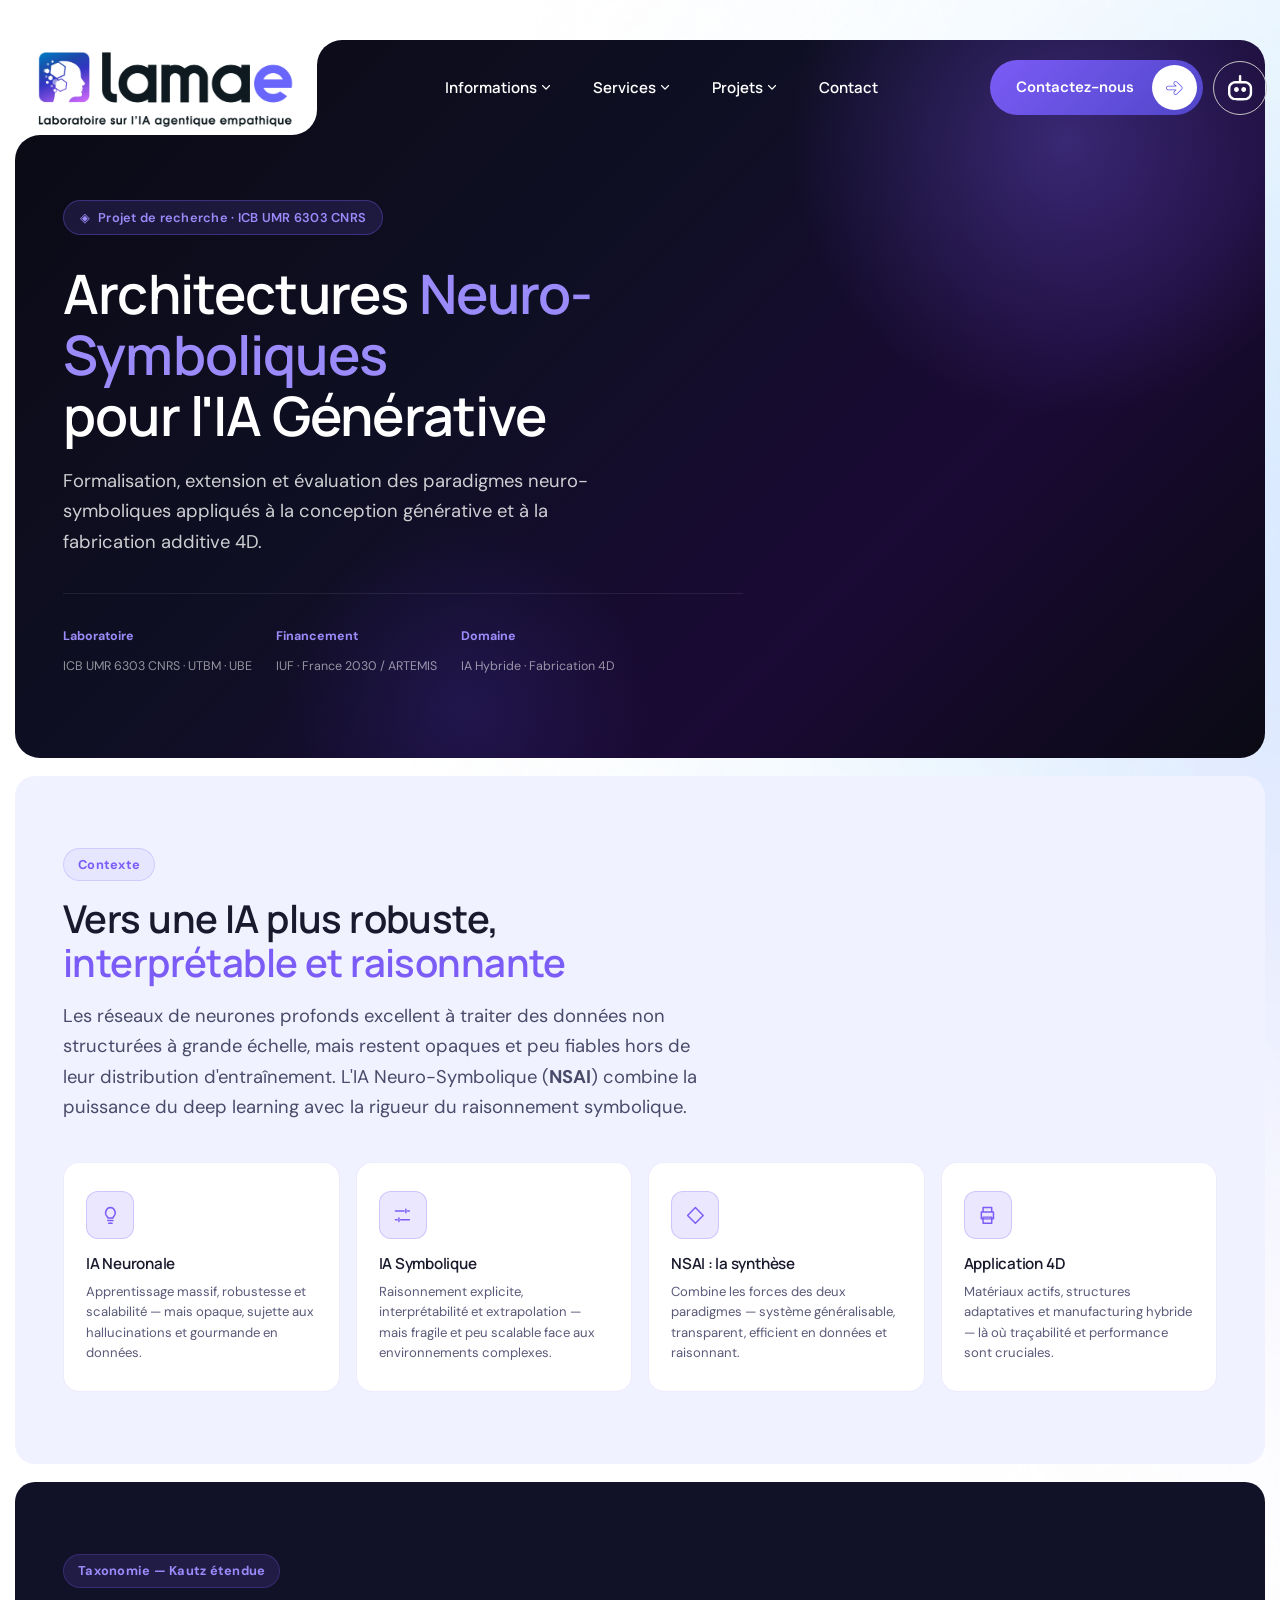
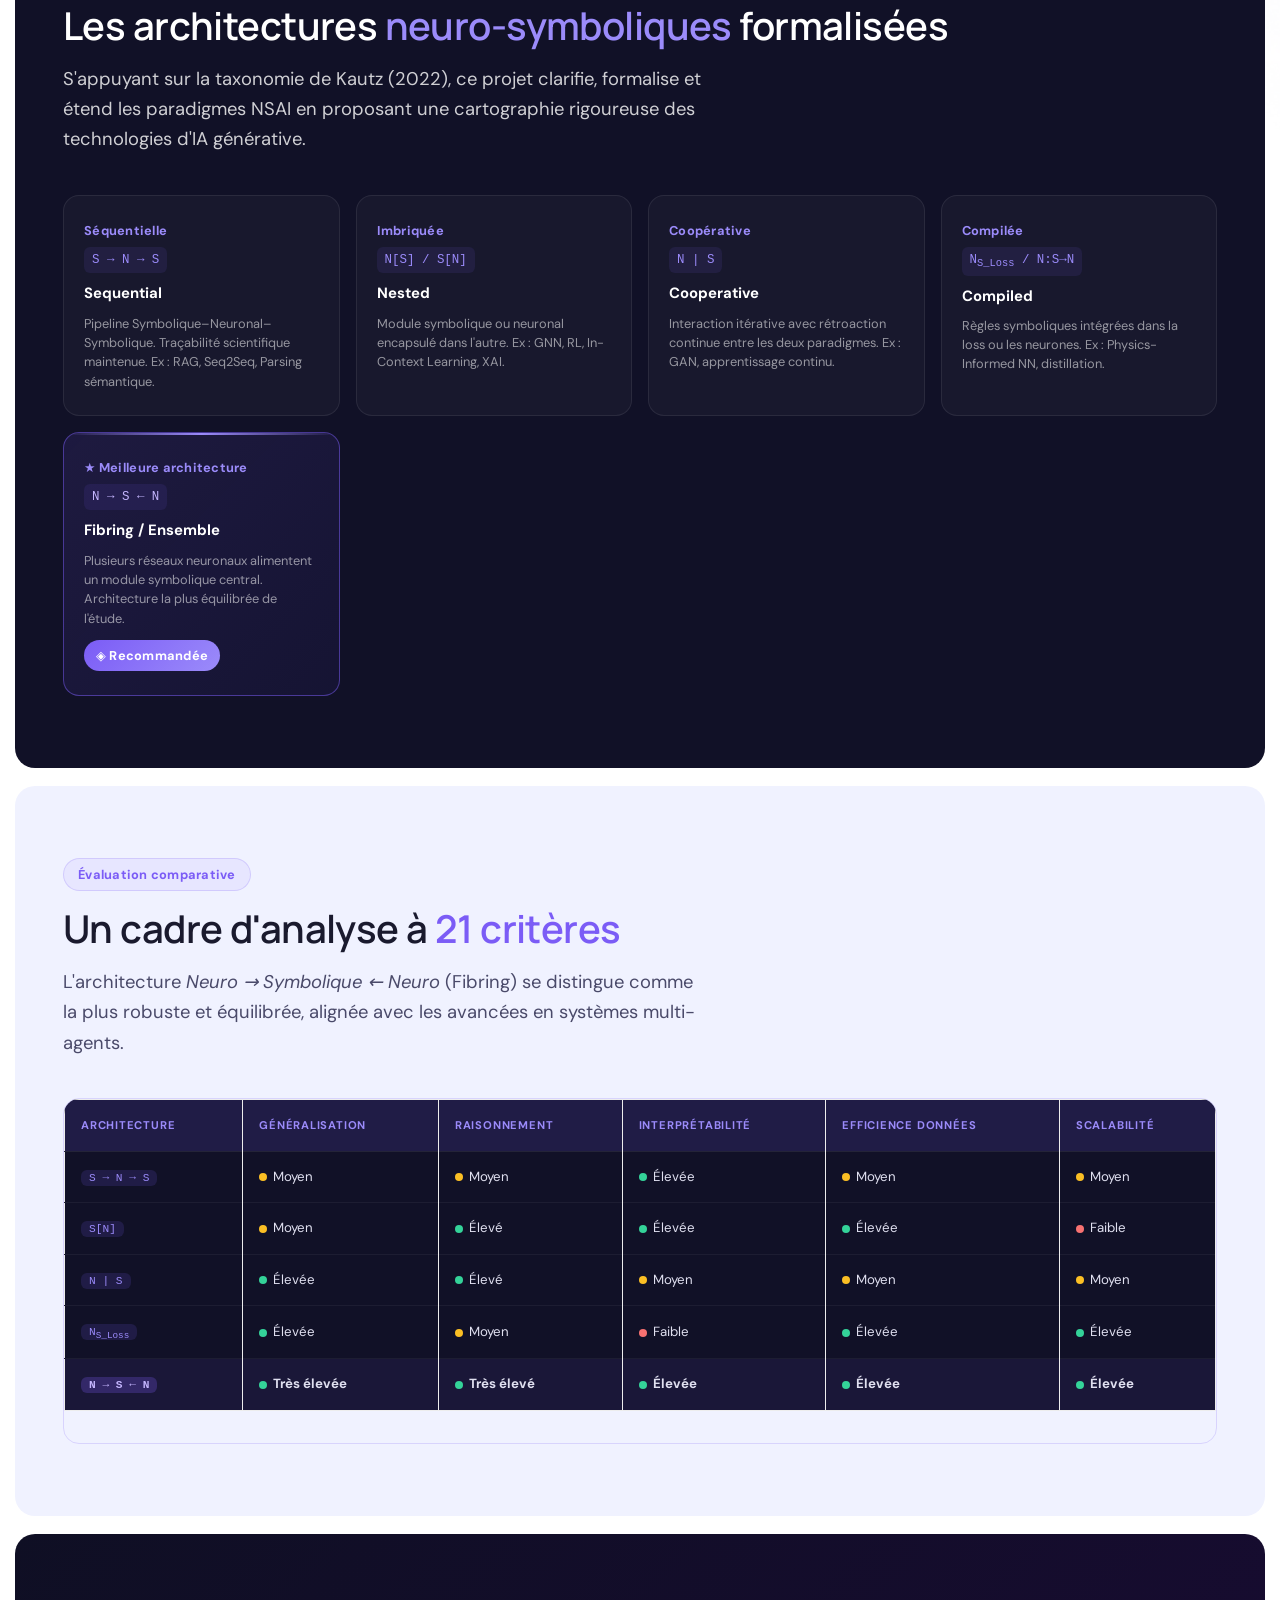
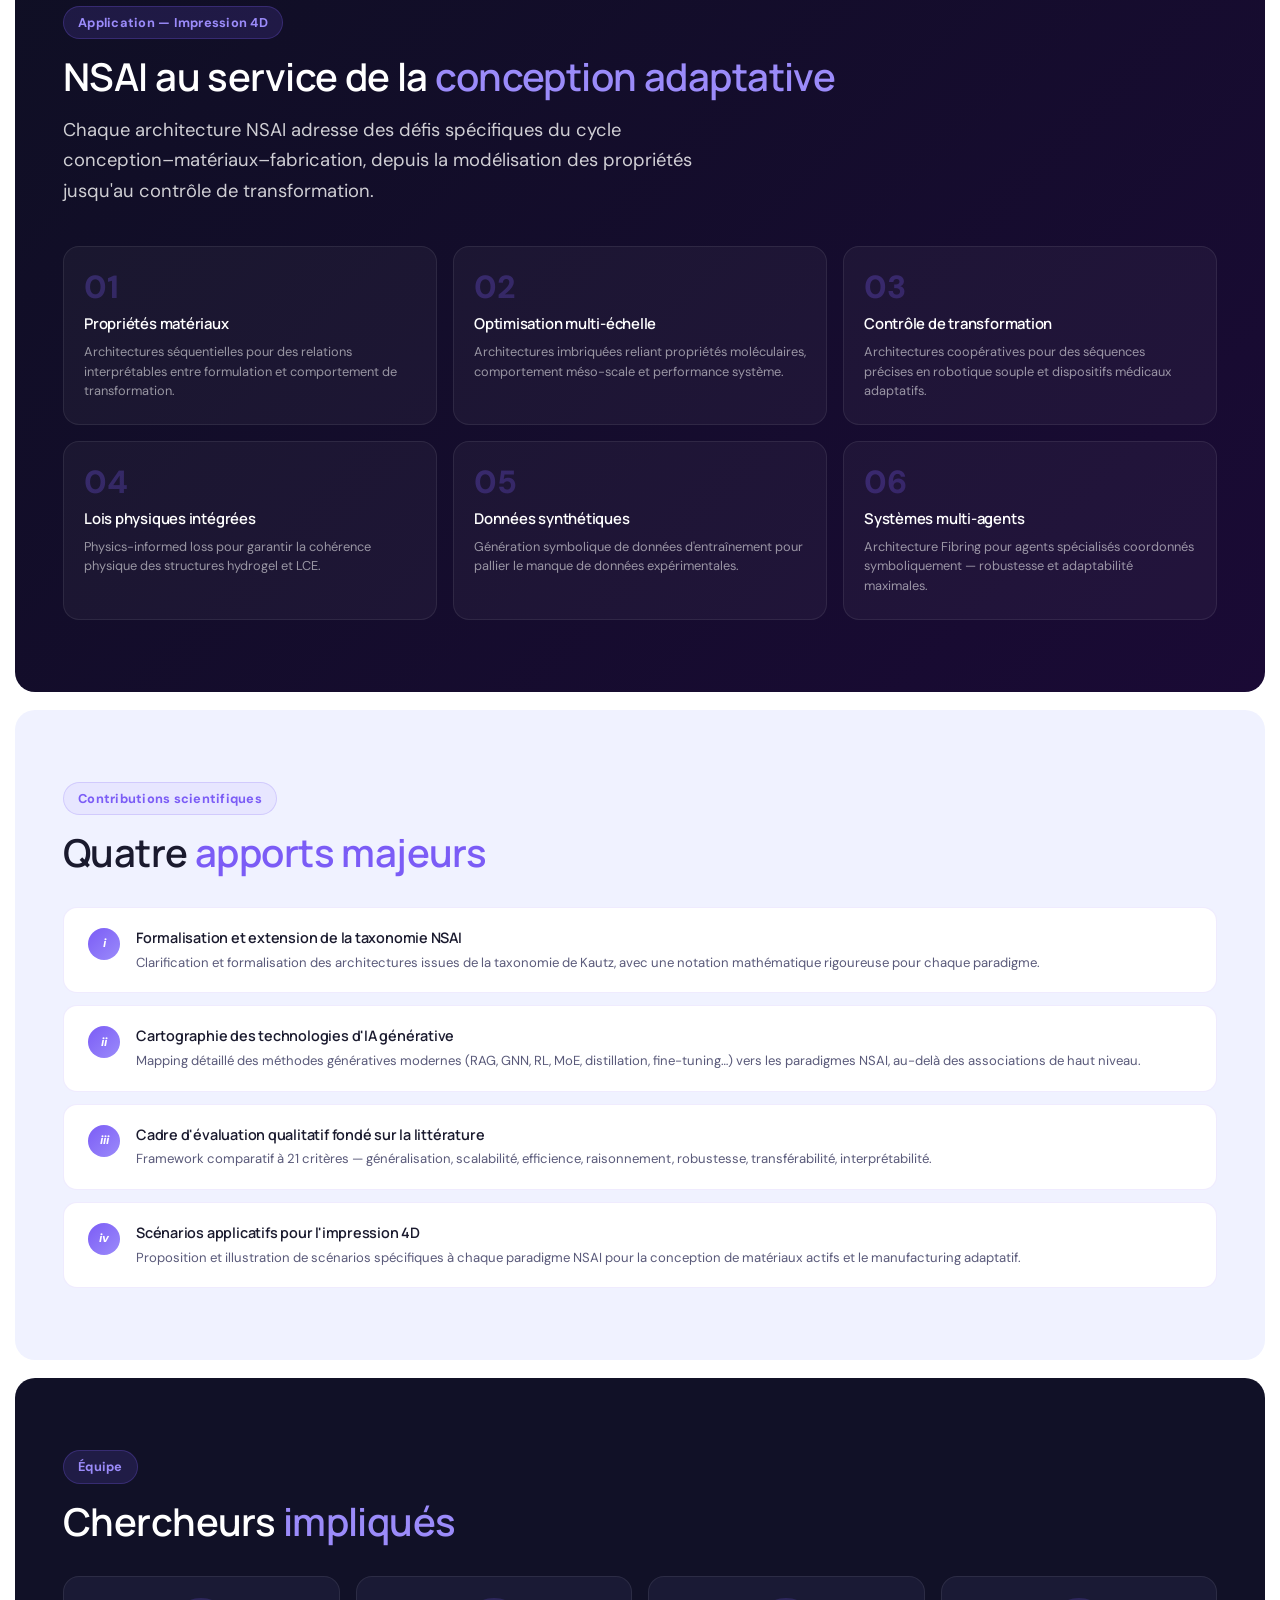
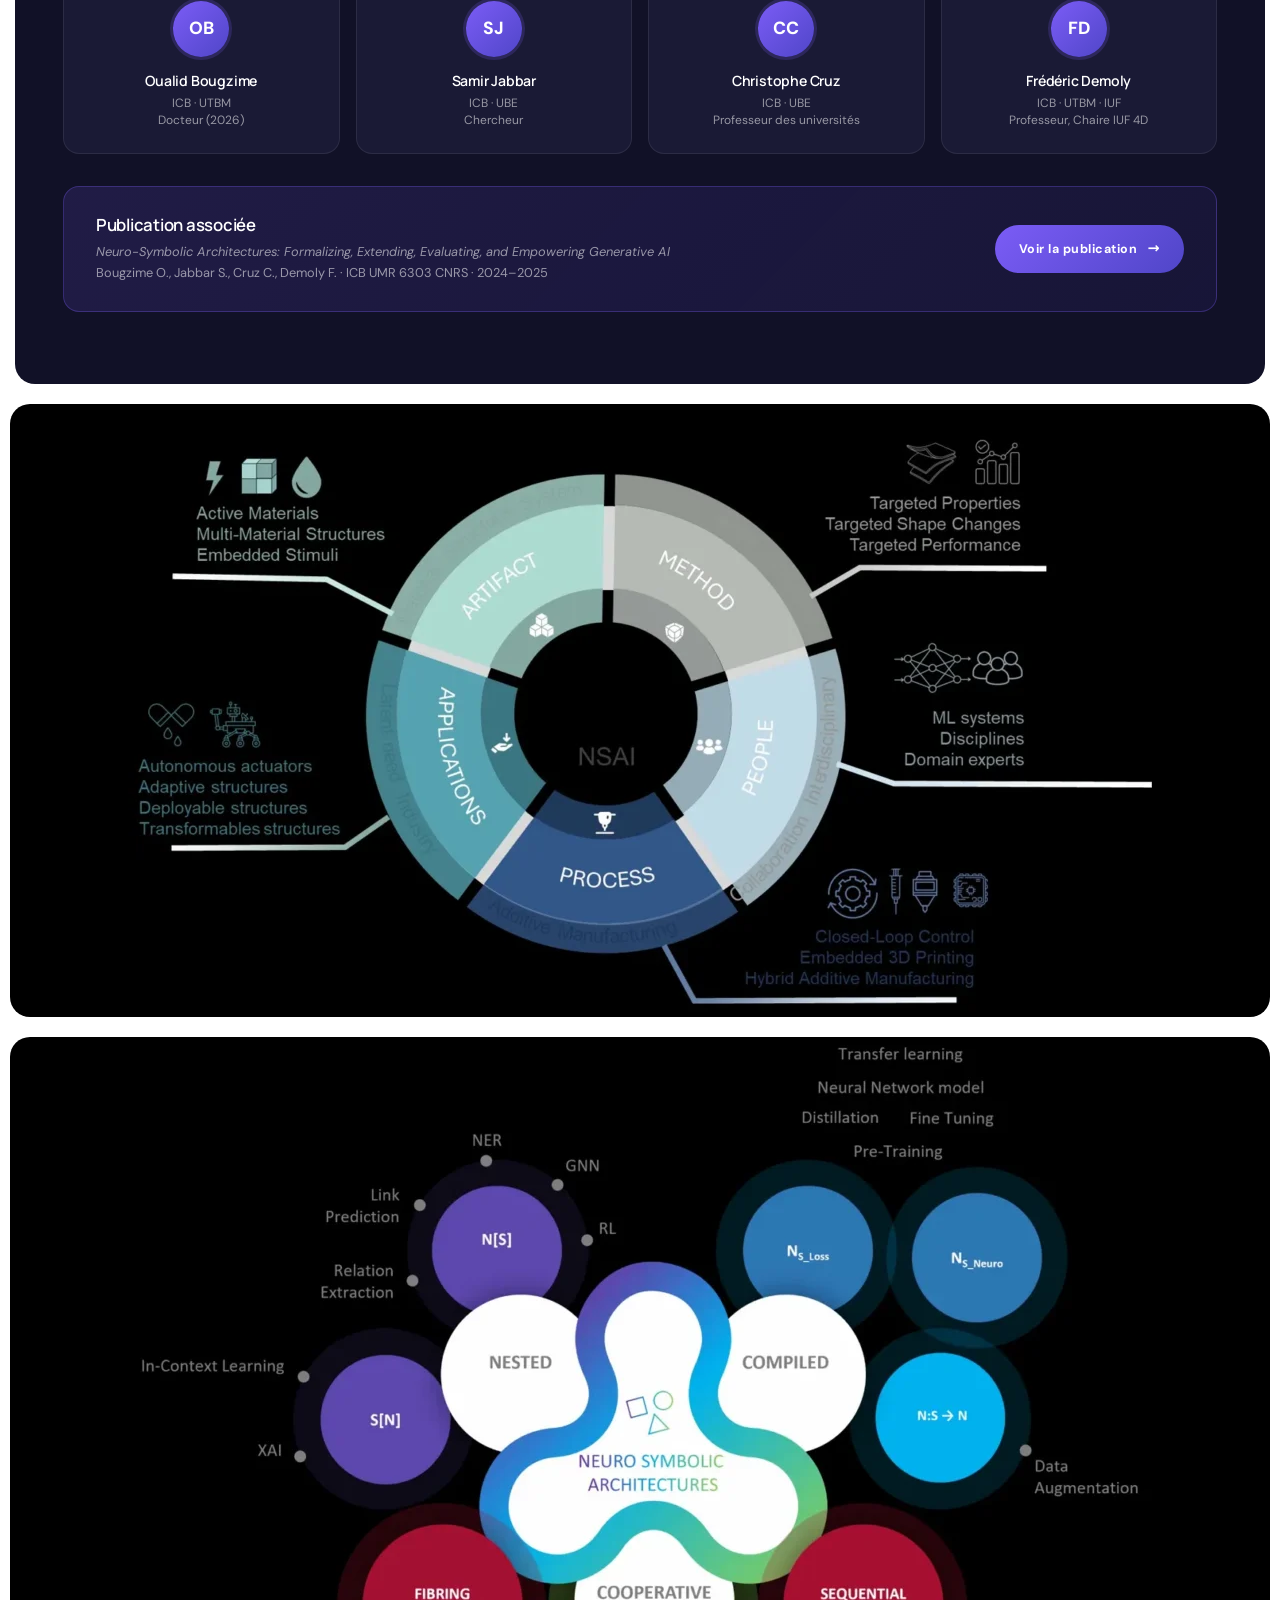
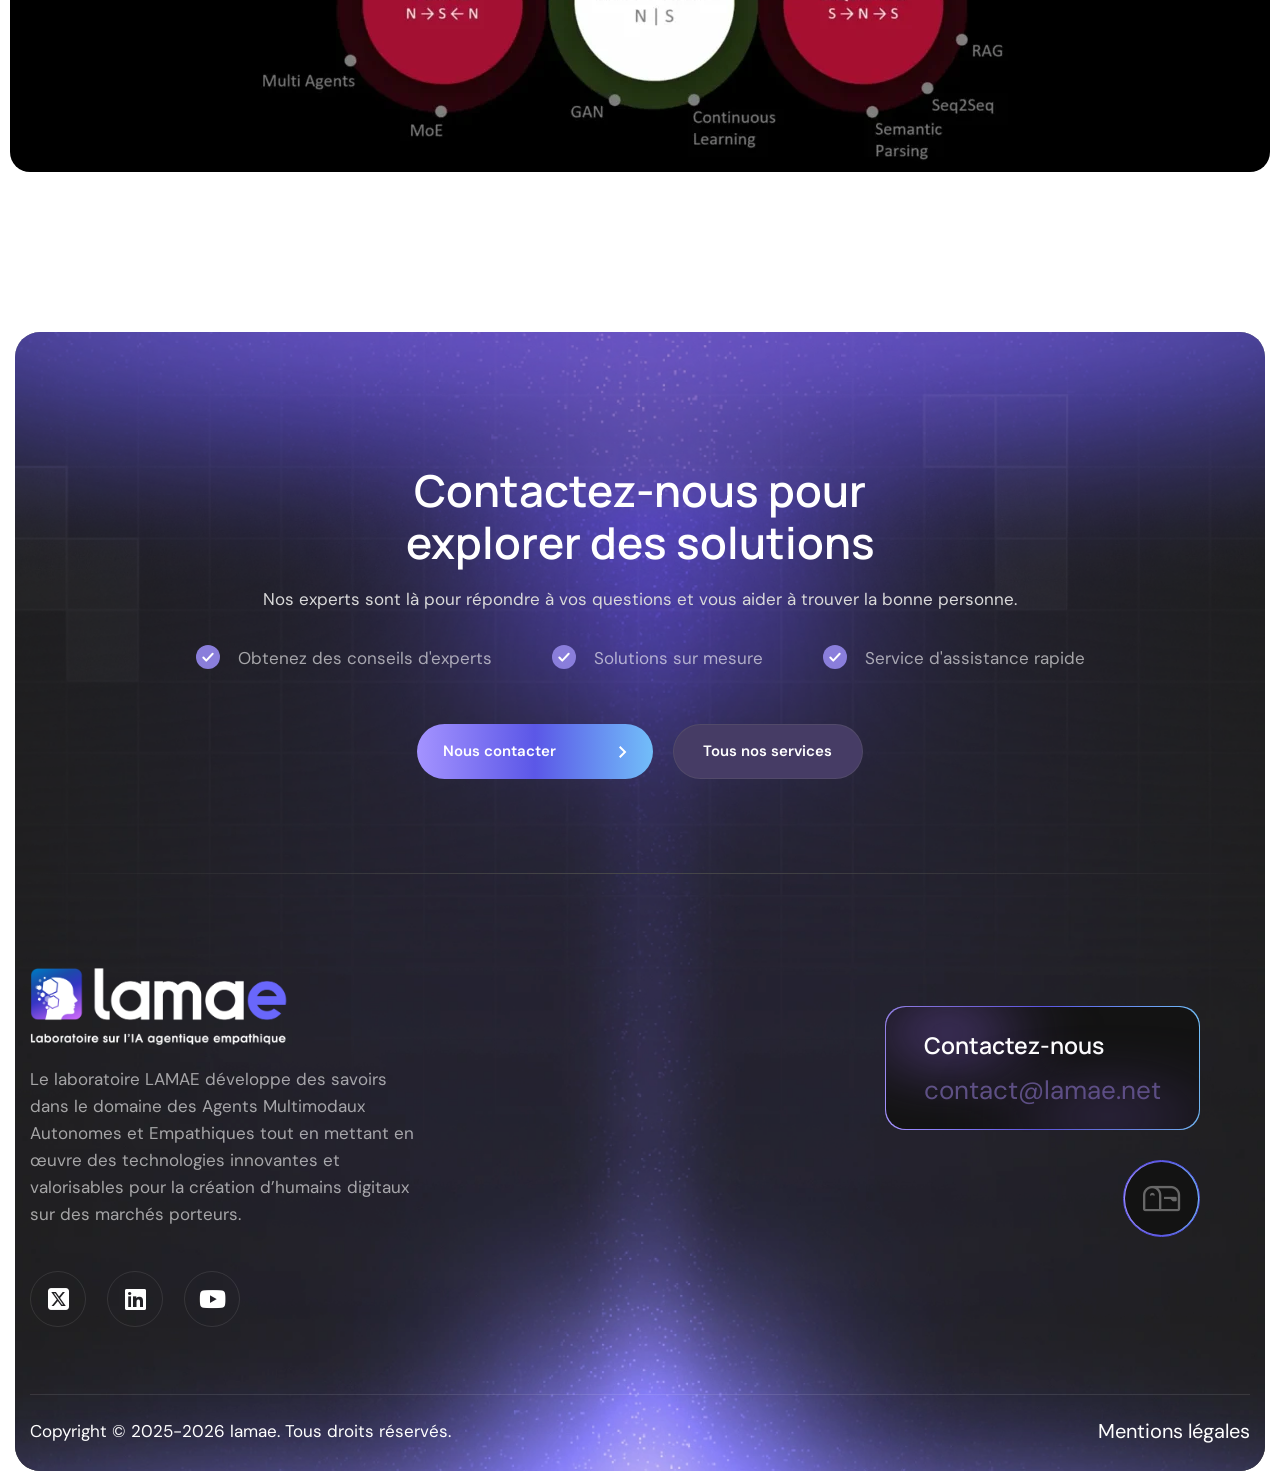
<file: architectures-neuro-symboliques-pour-lia-generative/index.html>
<!DOCTYPE html>
<html lang="fr-FR">
<head>
    <meta charset="UTF-8">
    <meta name="viewport" content="width=device-width, initial-scale=1">
    <link rel="profile" href="http://gmpg.org/xfn/11">
    <title>Architectures Neuro-Symboliques pour l&#8217;IA Générative &#8211; lamae</title>
<meta name="description" content="Architectures neuro-symboliques pour l'IA générative : combiner réseaux de neurones et raisonnement symbolique. Projet de recherche LAMAE." />
<meta property="og:type" content="website" />
<meta property="og:site_name" content="lamae" />
<meta property="og:locale" content="fr_FR" />
<meta property="og:title" content="Architectures Neuro-Symboliques pour l&#8217;IA Générative &#8211; lamae" />
<meta property="og:description" content="Architectures neuro-symboliques pour l'IA générative : combiner réseaux de neurones et raisonnement symbolique. Projet de recherche LAMAE." />
<meta property="og:url" content="https://lamae.net/architectures-neuro-symboliques-pour-lia-generative/" />
<meta property="og:image" content="https://lamae.net/wp-content/uploads/2026/02/logo-rectangle-noir-vs2-scaled.png" />
<meta name="twitter:card" content="summary_large_image" />
<meta name='robots' content='max-image-preview:large' />
<style id='wp-img-auto-sizes-contain-inline-css' type='text/css'>
img:is([sizes=auto i],[sizes^="auto," i]){contain-intrinsic-size:3000px 1500px}
/*# sourceURL=wp-img-auto-sizes-contain-inline-css */
</style>
<link rel='stylesheet' id='font-awesome-css' href='../wp-content/plugins/elementor/assets/lib/font-awesome/css/all.min.css' type='text/css' media='all' />
<link rel='stylesheet' id='pxl-main-css-css' href='../wp-content/plugins/bravis-addons/assets/css/main.css' type='text/css' media='all' />
<style id='classic-theme-styles-inline-css' type='text/css'>
/*! This file is auto-generated */
.wp-block-button__link{color:#fff;background-color:#32373c;border-radius:9999px;box-shadow:none;text-decoration:none;padding:calc(.667em + 2px) calc(1.333em + 2px);font-size:1.125em}.wp-block-file__button{background:#32373c;color:#fff;text-decoration:none}
/*# sourceURL=/wp-includes/css/classic-themes.min.css */
</style>
<style id='global-styles-inline-css' type='text/css'>
:root{--wp--preset--aspect-ratio--square: 1;--wp--preset--aspect-ratio--4-3: 4/3;--wp--preset--aspect-ratio--3-4: 3/4;--wp--preset--aspect-ratio--3-2: 3/2;--wp--preset--aspect-ratio--2-3: 2/3;--wp--preset--aspect-ratio--16-9: 16/9;--wp--preset--aspect-ratio--9-16: 9/16;--wp--preset--color--black: #000000;--wp--preset--color--cyan-bluish-gray: #abb8c3;--wp--preset--color--white: #ffffff;--wp--preset--color--pale-pink: #f78da7;--wp--preset--color--vivid-red: #cf2e2e;--wp--preset--color--luminous-vivid-orange: #ff6900;--wp--preset--color--luminous-vivid-amber: #fcb900;--wp--preset--color--light-green-cyan: #7bdcb5;--wp--preset--color--vivid-green-cyan: #00d084;--wp--preset--color--pale-cyan-blue: #8ed1fc;--wp--preset--color--vivid-cyan-blue: #0693e3;--wp--preset--color--vivid-purple: #9b51e0;--wp--preset--gradient--vivid-cyan-blue-to-vivid-purple: linear-gradient(135deg,rgb(6,147,227) 0%,rgb(155,81,224) 100%);--wp--preset--gradient--light-green-cyan-to-vivid-green-cyan: linear-gradient(135deg,rgb(122,220,180) 0%,rgb(0,208,130) 100%);--wp--preset--gradient--luminous-vivid-amber-to-luminous-vivid-orange: linear-gradient(135deg,rgb(252,185,0) 0%,rgb(255,105,0) 100%);--wp--preset--gradient--luminous-vivid-orange-to-vivid-red: linear-gradient(135deg,rgb(255,105,0) 0%,rgb(207,46,46) 100%);--wp--preset--gradient--very-light-gray-to-cyan-bluish-gray: linear-gradient(135deg,rgb(238,238,238) 0%,rgb(169,184,195) 100%);--wp--preset--gradient--cool-to-warm-spectrum: linear-gradient(135deg,rgb(74,234,220) 0%,rgb(151,120,209) 20%,rgb(207,42,186) 40%,rgb(238,44,130) 60%,rgb(251,105,98) 80%,rgb(254,248,76) 100%);--wp--preset--gradient--blush-light-purple: linear-gradient(135deg,rgb(255,206,236) 0%,rgb(152,150,240) 100%);--wp--preset--gradient--blush-bordeaux: linear-gradient(135deg,rgb(254,205,165) 0%,rgb(254,45,45) 50%,rgb(107,0,62) 100%);--wp--preset--gradient--luminous-dusk: linear-gradient(135deg,rgb(255,203,112) 0%,rgb(199,81,192) 50%,rgb(65,88,208) 100%);--wp--preset--gradient--pale-ocean: linear-gradient(135deg,rgb(255,245,203) 0%,rgb(182,227,212) 50%,rgb(51,167,181) 100%);--wp--preset--gradient--electric-grass: linear-gradient(135deg,rgb(202,248,128) 0%,rgb(113,206,126) 100%);--wp--preset--gradient--midnight: linear-gradient(135deg,rgb(2,3,129) 0%,rgb(40,116,252) 100%);--wp--preset--font-size--small: 13px;--wp--preset--font-size--medium: 20px;--wp--preset--font-size--large: 36px;--wp--preset--font-size--x-large: 42px;--wp--preset--font-family--inter: "Inter", sans-serif;--wp--preset--font-family--cardo: Cardo;--wp--preset--spacing--20: 0.44rem;--wp--preset--spacing--30: 0.67rem;--wp--preset--spacing--40: 1rem;--wp--preset--spacing--50: 1.5rem;--wp--preset--spacing--60: 2.25rem;--wp--preset--spacing--70: 3.38rem;--wp--preset--spacing--80: 5.06rem;--wp--preset--shadow--natural: 6px 6px 9px rgba(0, 0, 0, 0.2);--wp--preset--shadow--deep: 12px 12px 50px rgba(0, 0, 0, 0.4);--wp--preset--shadow--sharp: 6px 6px 0px rgba(0, 0, 0, 0.2);--wp--preset--shadow--outlined: 6px 6px 0px -3px rgb(255, 255, 255), 6px 6px rgb(0, 0, 0);--wp--preset--shadow--crisp: 6px 6px 0px rgb(0, 0, 0);}:where(.is-layout-flex){gap: 0.5em;}:where(.is-layout-grid){gap: 0.5em;}body .is-layout-flex{display: flex;}.is-layout-flex{flex-wrap: wrap;align-items: center;}.is-layout-flex > :is(*, div){margin: 0;}body .is-layout-grid{display: grid;}.is-layout-grid > :is(*, div){margin: 0;}:where(.wp-block-columns.is-layout-flex){gap: 2em;}:where(.wp-block-columns.is-layout-grid){gap: 2em;}:where(.wp-block-post-template.is-layout-flex){gap: 1.25em;}:where(.wp-block-post-template.is-layout-grid){gap: 1.25em;}.has-black-color{color: var(--wp--preset--color--black) !important;}.has-cyan-bluish-gray-color{color: var(--wp--preset--color--cyan-bluish-gray) !important;}.has-white-color{color: var(--wp--preset--color--white) !important;}.has-pale-pink-color{color: var(--wp--preset--color--pale-pink) !important;}.has-vivid-red-color{color: var(--wp--preset--color--vivid-red) !important;}.has-luminous-vivid-orange-color{color: var(--wp--preset--color--luminous-vivid-orange) !important;}.has-luminous-vivid-amber-color{color: var(--wp--preset--color--luminous-vivid-amber) !important;}.has-light-green-cyan-color{color: var(--wp--preset--color--light-green-cyan) !important;}.has-vivid-green-cyan-color{color: var(--wp--preset--color--vivid-green-cyan) !important;}.has-pale-cyan-blue-color{color: var(--wp--preset--color--pale-cyan-blue) !important;}.has-vivid-cyan-blue-color{color: var(--wp--preset--color--vivid-cyan-blue) !important;}.has-vivid-purple-color{color: var(--wp--preset--color--vivid-purple) !important;}.has-black-background-color{background-color: var(--wp--preset--color--black) !important;}.has-cyan-bluish-gray-background-color{background-color: var(--wp--preset--color--cyan-bluish-gray) !important;}.has-white-background-color{background-color: var(--wp--preset--color--white) !important;}.has-pale-pink-background-color{background-color: var(--wp--preset--color--pale-pink) !important;}.has-vivid-red-background-color{background-color: var(--wp--preset--color--vivid-red) !important;}.has-luminous-vivid-orange-background-color{background-color: var(--wp--preset--color--luminous-vivid-orange) !important;}.has-luminous-vivid-amber-background-color{background-color: var(--wp--preset--color--luminous-vivid-amber) !important;}.has-light-green-cyan-background-color{background-color: var(--wp--preset--color--light-green-cyan) !important;}.has-vivid-green-cyan-background-color{background-color: var(--wp--preset--color--vivid-green-cyan) !important;}.has-pale-cyan-blue-background-color{background-color: var(--wp--preset--color--pale-cyan-blue) !important;}.has-vivid-cyan-blue-background-color{background-color: var(--wp--preset--color--vivid-cyan-blue) !important;}.has-vivid-purple-background-color{background-color: var(--wp--preset--color--vivid-purple) !important;}.has-black-border-color{border-color: var(--wp--preset--color--black) !important;}.has-cyan-bluish-gray-border-color{border-color: var(--wp--preset--color--cyan-bluish-gray) !important;}.has-white-border-color{border-color: var(--wp--preset--color--white) !important;}.has-pale-pink-border-color{border-color: var(--wp--preset--color--pale-pink) !important;}.has-vivid-red-border-color{border-color: var(--wp--preset--color--vivid-red) !important;}.has-luminous-vivid-orange-border-color{border-color: var(--wp--preset--color--luminous-vivid-orange) !important;}.has-luminous-vivid-amber-border-color{border-color: var(--wp--preset--color--luminous-vivid-amber) !important;}.has-light-green-cyan-border-color{border-color: var(--wp--preset--color--light-green-cyan) !important;}.has-vivid-green-cyan-border-color{border-color: var(--wp--preset--color--vivid-green-cyan) !important;}.has-pale-cyan-blue-border-color{border-color: var(--wp--preset--color--pale-cyan-blue) !important;}.has-vivid-cyan-blue-border-color{border-color: var(--wp--preset--color--vivid-cyan-blue) !important;}.has-vivid-purple-border-color{border-color: var(--wp--preset--color--vivid-purple) !important;}.has-vivid-cyan-blue-to-vivid-purple-gradient-background{background: var(--wp--preset--gradient--vivid-cyan-blue-to-vivid-purple) !important;}.has-light-green-cyan-to-vivid-green-cyan-gradient-background{background: var(--wp--preset--gradient--light-green-cyan-to-vivid-green-cyan) !important;}.has-luminous-vivid-amber-to-luminous-vivid-orange-gradient-background{background: var(--wp--preset--gradient--luminous-vivid-amber-to-luminous-vivid-orange) !important;}.has-luminous-vivid-orange-to-vivid-red-gradient-background{background: var(--wp--preset--gradient--luminous-vivid-orange-to-vivid-red) !important;}.has-very-light-gray-to-cyan-bluish-gray-gradient-background{background: var(--wp--preset--gradient--very-light-gray-to-cyan-bluish-gray) !important;}.has-cool-to-warm-spectrum-gradient-background{background: var(--wp--preset--gradient--cool-to-warm-spectrum) !important;}.has-blush-light-purple-gradient-background{background: var(--wp--preset--gradient--blush-light-purple) !important;}.has-blush-bordeaux-gradient-background{background: var(--wp--preset--gradient--blush-bordeaux) !important;}.has-luminous-dusk-gradient-background{background: var(--wp--preset--gradient--luminous-dusk) !important;}.has-pale-ocean-gradient-background{background: var(--wp--preset--gradient--pale-ocean) !important;}.has-electric-grass-gradient-background{background: var(--wp--preset--gradient--electric-grass) !important;}.has-midnight-gradient-background{background: var(--wp--preset--gradient--midnight) !important;}.has-small-font-size{font-size: var(--wp--preset--font-size--small) !important;}.has-medium-font-size{font-size: var(--wp--preset--font-size--medium) !important;}.has-large-font-size{font-size: var(--wp--preset--font-size--large) !important;}.has-x-large-font-size{font-size: var(--wp--preset--font-size--x-large) !important;}
:where(.wp-block-post-template.is-layout-flex){gap: 1.25em;}:where(.wp-block-post-template.is-layout-grid){gap: 1.25em;}
:where(.wp-block-term-template.is-layout-flex){gap: 1.25em;}:where(.wp-block-term-template.is-layout-grid){gap: 1.25em;}
:where(.wp-block-columns.is-layout-flex){gap: 2em;}:where(.wp-block-columns.is-layout-grid){gap: 2em;}
:root :where(.wp-block-pullquote){font-size: 1.5em;line-height: 1.6;}
/*# sourceURL=global-styles-inline-css */
</style>
<link rel='stylesheet' id='elementor-icons-css' href='../wp-content/plugins/elementor/assets/lib/eicons/css/elementor-icons.min.css' type='text/css' media='all' />
<link rel='stylesheet' id='elementor-frontend-css' href='../wp-content/uploads/elementor/css/custom-frontend.min.css' type='text/css' media='all' />
<style id='elementor-frontend-inline-css' type='text/css'>
.elementor-kit-8{--e-global-color-primary:#6EC1E4;--e-global-color-secondary:#54595F;--e-global-color-text:#7A7A7A;--e-global-color-accent:#61CE70;--e-global-typography-primary-font-family:"Roboto";--e-global-typography-primary-font-weight:600;--e-global-typography-secondary-font-family:"Roboto Slab";--e-global-typography-secondary-font-weight:400;--e-global-typography-text-font-family:"Roboto";--e-global-typography-text-font-weight:400;--e-global-typography-accent-font-family:"Roboto";--e-global-typography-accent-font-weight:500;}.elementor-section.elementor-section-boxed > .elementor-container{max-width:1620px;}.e-con{--container-max-width:1620px;}.elementor-widget:not(:last-child){--kit-widget-spacing:0px;}.elementor-element{--widgets-spacing:0px 0px;--widgets-spacing-row:0px;--widgets-spacing-column:0px;}{}h1.entry-title{display:var(--page-title-display);}@media(max-width:1024px){.elementor-section.elementor-section-boxed > .elementor-container{max-width:1024px;}.e-con{--container-max-width:1024px;}}@media(max-width:767px){.elementor-section.elementor-section-boxed > .elementor-container{max-width:767px;}.e-con{--container-max-width:767px;}}
.elementor-10558 .elementor-element.elementor-element-4658135{--display:flex;--flex-direction:column;--container-widget-width:100%;--container-widget-height:initial;--container-widget-flex-grow:0;--container-widget-align-self:initial;--flex-wrap-mobile:wrap;}.elementor-10558 .elementor-element.elementor-element-07c1659{--display:flex;}.elementor-widget-image .widget-image-caption{color:var( --e-global-color-text );font-family:var( --e-global-typography-text-font-family ), Sans-serif;font-weight:var( --e-global-typography-text-font-weight );}.elementor-10558 .elementor-element.elementor-element-6d9916b{background-color:#000000;border-radius:20px 20px 20px 20px;}.elementor-10558 .elementor-element.elementor-element-f00bfab{background-color:#000000;margin:20px 0px calc(var(--kit-widget-spacing, 0px) + 0px) 0px;border-radius:20px 20px 20px 20px;}
.elementor-37 .elementor-element.elementor-element-5a89010{--display:flex;--flex-direction:column;--container-widget-width:100%;--container-widget-height:initial;--container-widget-flex-grow:0;--container-widget-align-self:initial;--flex-wrap-mobile:wrap;--padding-top:0px;--padding-bottom:0px;--padding-left:015px;--padding-right:015px;}.elementor-37 .elementor-element.elementor-element-5a89010.e-con{--align-self:center;--flex-grow:0;--flex-shrink:0;}.elementor-37 .elementor-element.elementor-element-0ccfa0c{--display:flex;--flex-direction:column;--container-widget-width:100%;--container-widget-height:initial;--container-widget-flex-grow:0;--container-widget-align-self:initial;--flex-wrap-mobile:wrap;--overlay-opacity:1;--border-radius:25px 25px 25px 25px;--padding-top:133px;--padding-bottom:0px;--padding-left:15px;--padding-right:15px;}.elementor-37 .elementor-element.elementor-element-0ccfa0c:not(.elementor-motion-effects-element-type-background), .elementor-37 .elementor-element.elementor-element-0ccfa0c > .elementor-motion-effects-container > .elementor-motion-effects-layer{background-color:#1F1F1F;}.elementor-37 .elementor-element.elementor-element-0ccfa0c::before, .elementor-37 .elementor-element.elementor-element-0ccfa0c > .elementor-background-video-container::before, .elementor-37 .elementor-element.elementor-element-0ccfa0c > .e-con-inner > .elementor-background-video-container::before, .elementor-37 .elementor-element.elementor-element-0ccfa0c > .elementor-background-slideshow::before, .elementor-37 .elementor-element.elementor-element-0ccfa0c > .e-con-inner > .elementor-background-slideshow::before, .elementor-37 .elementor-element.elementor-element-0ccfa0c > .elementor-motion-effects-container > .elementor-motion-effects-layer::before{background-image:url("../wp-content/uploads/2025/11/bg-footer.webp");--background-overlay:'';background-position:center center;background-repeat:no-repeat;background-size:cover;}.elementor-37 .elementor-element.elementor-element-cb2f01e .pxl-heading{text-align:center;}.elementor-37 .elementor-element.elementor-element-cb2f01e .pxl-heading .pxl-heading--inner{max-width:850px;}.elementor-37 .elementor-element.elementor-element-cb2f01e .pxl-heading .pxl-item--title{color:#FFFFFF;-webkit-text-stroke-color:#FFFFFF;margin-bottom:18px;}.elementor-37 .elementor-element.elementor-element-cb2f01e .pxl-heading .pxl-item--title.style-outline .pxl-text-line-backdrop svg{stroke:#FFFFFF;}.elementor-37 .elementor-element.elementor-element-760ef16 > .elementor-widget-container{margin:0px 0px 32px 0px;}.elementor-37 .elementor-element.elementor-element-760ef16 .pxl-text-editor{text-align:center;}.elementor-37 .elementor-element.elementor-element-760ef16 .pxl-text-editor , .elementor-37 .elementor-element.elementor-element-760ef16 .pxl-text-editor p{color:#D9D9D9;}.elementor-37 .elementor-element.elementor-element-25917d3 > .elementor-widget-container{margin:0px 0px 47px 0px;}.elementor-37 .elementor-element.elementor-element-25917d3 .pxl-link{text-align:center;justify-content:center;}.elementor-37 .elementor-element.elementor-element-25917d3 .pxl-link.type-horizontal li{margin-left:30px;margin-right:30px;}.elementor-37 .elementor-element.elementor-element-25917d3 .pxl-link a i, .elementor-37 .elementor-element.elementor-element-25917d3 .pxl-link a svg{margin-right:18px;}.elementor-37 .elementor-element.elementor-element-96fe4f8{--display:flex;--flex-direction:row;--container-widget-width:initial;--container-widget-height:100%;--container-widget-flex-grow:1;--container-widget-align-self:stretch;--flex-wrap-mobile:wrap;--justify-content:center;--gap:20px 20px;--row-gap:20px;--column-gap:20px;--padding-top:0px;--padding-bottom:0px;--padding-left:0px;--padding-right:0px;}.elementor-37 .elementor-element.elementor-element-7978119 .pxl-button .btn{text-transform:none;}.elementor-37 .elementor-element.elementor-element-7978119 .pxl-button .btn.pxl-icon--right:not(.btn-svg) i, .elementor-37 .elementor-element.elementor-element-7978119 .pxl-button .btn.pxl-icon--right:not(.btn-svg) svg{margin-left:10px;}.elementor-37 .elementor-element.elementor-element-7978119 .pxl-button .btn-svg.pxl-icon--right:hover svg{margin-left:10px;}.elementor-37 .elementor-element.elementor-element-32488bb .btn:not(.btn-stroke).btn-outline::before{background-color:transparent;background-image:linear-gradient(180deg, #8A717100 0%, #F2295B00 100%);}.elementor-37 .elementor-element.elementor-element-32488bb .pxl-button .btn{color:#FFFFFF;background-color:#463C65;line-height:53px;border-style:solid !important;border-width:1px 1px 1px 1px !important;border-color:#74747440 !important;border-radius:16px 16px 16px 16px;padding:0px 29px 0px 29px;}.elementor-37 .elementor-element.elementor-element-32488bb .pxl-button .btn.pxl-icon--right:not(.btn-svg) i, .elementor-37 .elementor-element.elementor-element-32488bb .pxl-button .btn.pxl-icon--right:not(.btn-svg) svg{margin-left:10px;}.elementor-37 .elementor-element.elementor-element-32488bb .pxl-button .btn-svg.pxl-icon--right:hover svg{margin-left:10px;}.elementor-37 .elementor-element.elementor-element-1a6df81 > .elementor-widget-container{margin:94px 0px 90px 0px;}.elementor-37 .elementor-element.elementor-element-1a6df81{--divider-start-color:#49494900;--divider-center-color:#494949;}.elementor-37 .elementor-element.elementor-element-1a6df81 .pxl-el-divider.gradient{background:linear-gradient(90deg, var(--divider-start-color, #000) 0%, var(--divider-center-color, #000) 50%, #49494900 100%);}.elementor-37 .elementor-element.elementor-element-d1ce282{--display:flex;--flex-direction:row;--container-widget-width:initial;--container-widget-height:100%;--container-widget-flex-grow:1;--container-widget-align-self:stretch;--flex-wrap-mobile:wrap;--padding-top:0px;--padding-bottom:0px;--padding-left:0px;--padding-right:0px;}.elementor-37 .elementor-element.elementor-element-70f4fcd{--display:flex;--padding-top:0px;--padding-bottom:69px;--padding-left:0px;--padding-right:0px;}.elementor-37 .elementor-element.elementor-element-70f4fcd.e-con{--flex-grow:0;--flex-shrink:0;}.elementor-37 .elementor-element.elementor-element-4dd9b56 > .elementor-widget-container{margin:0px 0px 21px 0px;}.elementor-37 .elementor-element.elementor-element-4dd9b56 .pxl-logo img{max-height:81px;}.elementor-37 .elementor-element.elementor-element-5b110b0 > .elementor-widget-container{margin:0px 0px 36px 0px;}.elementor-37 .elementor-element.elementor-element-5b110b0 .pxl-text-editor .pxl-item--inner{max-width:400px;}.elementor-37 .elementor-element.elementor-element-5b110b0 .pxl-text-editor , .elementor-37 .elementor-element.elementor-element-5b110b0 .pxl-text-editor p{color:#FFFFFF99;}.elementor-37 .elementor-element.elementor-element-e515197{--display:flex;--flex-direction:row;--container-widget-width:initial;--container-widget-height:100%;--container-widget-flex-grow:1;--container-widget-align-self:stretch;--flex-wrap-mobile:wrap;--gap:57px 57px;--row-gap:57px;--column-gap:57px;--margin-top:42px;--margin-bottom:0px;--margin-left:0px;--margin-right:0px;--padding-top:0px;--padding-bottom:0px;--padding-left:0px;--padding-right:0px;}.elementor-37 .elementor-element.elementor-element-9fcf7e4{width:var( --container-widget-width, 100.633% );max-width:100.633%;--container-widget-width:100.633%;--container-widget-flex-grow:0;}.elementor-37 .elementor-element.elementor-element-9fcf7e4 > .elementor-widget-container{padding:0px 50px 0px 0px;}.elementor-37 .elementor-element.elementor-element-9fcf7e4.elementor-element{--order:-99999 /* order start hack */;--flex-grow:0;--flex-shrink:0;}.elementor-37 .elementor-element.elementor-element-9fcf7e4 .pxl-icon-box{max-width:690px;}.elementor-37 .elementor-element.elementor-element-9fcf7e4 .pxl-icon-box .pxl-item--title,.elementor-37 .elementor-element.elementor-element-9fcf7e4 .pxl-icon-box .pxl-item--title a{color:#FFFFFF;text-transform:none;}.elementor-37 .elementor-element.elementor-element-9fcf7e4 .pxl-icon-box .pxl-item--title{margin-bottom:13px !important;}.elementor-37 .elementor-element.elementor-element-9fcf7e4 .pxl-icon-box .pxl-item--description,.elementor-37 .elementor-element.elementor-element-9fcf7e4 .pxl-icon-box .pxl-item--desc{color:#8730DF;font-size:26px;}.elementor-37 .elementor-element.elementor-element-9fcf7e4 .pxl-icon-box .pxl-item--description a,.elementor-37 .elementor-element.elementor-element-9fcf7e4 .pxl-icon-box .pxl-item--desc a{color:#7967ACBA;}.elementor-37 .elementor-element.elementor-element-9fcf7e4 .pxl-icon-box .pxl-item--description a:hover,.elementor-37 .elementor-element.elementor-element-9fcf7e4 .pxl-icon-box .pxl-item--desc a:hover{color:#6E3BD1;}.elementor-37 .elementor-element.elementor-element-9fcf7e4 .pxl-icon-box .pxl-item--icon{width:77px;height:77px;}.elementor-37 .elementor-element.elementor-element-9fcf7e4 .pxl-icon-box .pxl-item--icon i{font-size:37px;}.elementor-37 .elementor-element.elementor-element-9fcf7e4 .pxl-icon-box .pxl-item--icon svg{height:37px;width:37px;}.elementor-37 .elementor-element.elementor-element-2043f76{--display:flex;--flex-direction:row;--container-widget-width:calc( ( 1 - var( --container-widget-flex-grow ) ) * 100% );--container-widget-height:100%;--container-widget-flex-grow:1;--container-widget-align-self:stretch;--flex-wrap-mobile:wrap;--justify-content:space-between;--align-items:center;border-style:solid;--border-style:solid;border-width:1px 0px 0px 0px;--border-top-width:1px;--border-right-width:0px;--border-bottom-width:0px;--border-left-width:0px;border-color:#FFFFFF1A;--border-color:#FFFFFF1A;--padding-top:22px;--padding-bottom:25px;--padding-left:0px;--padding-right:0px;}.elementor-37 .elementor-element.elementor-element-2043f76 .pxl-bd-glow.top::before, .elementor-37 .elementor-element.elementor-element-2043f76 .pxl-bd-glow.bottom::before{background:linear-gradient(to right, transparent 0%, transparent calc(var(--pxl-bd-gx) - var(--pxl-bd-spread)), #000000 var(--pxl-bd-gx), transparent calc(var(--pxl-bd-gx) + var(--pxl-bd-spread)), transparent 100%);}.elementor-37 .elementor-element.elementor-element-2043f76 .pxl-bd-glow.left::before, .elementor-37 .elementor-element.elementor-element-2043f76 .pxl-bd-glow.right::before{background:linear-gradient(to bottom, transparent 0%, transparent calc(var(--pxl-bd-gy) - var(--pxl-bd-spread)), #000000 var(--pxl-bd-gy), transparent calc(var(--pxl-bd-gy) + var(--pxl-bd-spread)), transparent 100%);}.elementor-37 .elementor-element.elementor-element-f494afe .pxl-text-editor , .elementor-37 .elementor-element.elementor-element-f494afe .pxl-text-editor p{color:#FFFFFF;}.elementor-37 .elementor-element.elementor-element-f494afe .pxl-text-editor a{color:#FFFFFF;}.elementor-37 .elementor-element.elementor-element-f494afe .pxl-text-editor a:hover{color:#5653CF;}.elementor-37 .elementor-element.elementor-element-f494afe .pxl-text-editor.underline a:hover{text-decoration:underline #5653CF !important;}.elementor-37 .elementor-element.elementor-element-69d1fd8 > .elementor-widget-container{margin:0px 0px 00px 0px;}.elementor-37 .elementor-element.elementor-element-69d1fd8 .pxl-text-editor{text-align:center;}.elementor-37 .elementor-element.elementor-element-69d1fd8 .pxl-text-editor .pxl-item--inner{max-width:924px;}.elementor-37 .elementor-element.elementor-element-69d1fd8 .pxl-text-editor , .elementor-37 .elementor-element.elementor-element-69d1fd8 .pxl-text-editor p{color:#D9D9D9;font-size:20px;font-weight:400;line-height:30px;}.elementor-37 .elementor-element.elementor-element-69d1fd8 .pxl-text-editor a{color:#FFFFFF;}@media(max-width:1366px){.elementor-37 .elementor-element.elementor-element-70f4fcd{--padding-top:0px;--padding-bottom:60px;--padding-left:0px;--padding-right:15px;}.elementor-37 .elementor-element.elementor-element-9fcf7e4{width:var( --container-widget-width, 427.628px );max-width:427.628px;--container-widget-width:427.628px;--container-widget-flex-grow:0;}}@media(max-width:1200px){.elementor-37 .elementor-element.elementor-element-0ccfa0c{--padding-top:100px;--padding-bottom:0px;--padding-left:15px;--padding-right:15px;}.elementor-37 .elementor-element.elementor-element-1a6df81 > .elementor-widget-container{margin:60px 0px 60px 0px;}.elementor-37 .elementor-element.elementor-element-d1ce282{--flex-wrap:wrap;}.elementor-37 .elementor-element.elementor-element-70f4fcd{--padding-top:0px;--padding-bottom:0px;--padding-left:0px;--padding-right:30px;}}@media(max-width:1024px){.elementor-37 .elementor-element.elementor-element-0ccfa0c{--padding-top:80px;--padding-bottom:0px;--padding-left:15px;--padding-right:15px;}.elementor-37 .elementor-element.elementor-element-25917d3 .pxl-link.type-horizontal li{margin-left:15px;margin-right:15px;}.elementor-37 .elementor-element.elementor-element-25917d3 .pxl-link li a{align-items:Center;}.elementor-37 .elementor-element.elementor-element-25917d3 .pxl-link a i, .elementor-37 .elementor-element.elementor-element-25917d3 .pxl-link a svg{margin-right:7px;}.elementor-37 .elementor-element.elementor-element-25917d3 .pxl-link a i{font-size:16px;}.elementor-37 .elementor-element.elementor-element-25917d3 .pxl-link a svg{height:16px;min-width:16px;}.elementor-37 .elementor-element.elementor-element-25917d3 .pxl-link.style-3 a:hover i{font-size:16px !important;}.elementor-37 .elementor-element.elementor-element-e515197{--margin-top:35px;--margin-bottom:0px;--margin-left:0px;--margin-right:0px;}.elementor-37 .elementor-element.elementor-element-69d1fd8 > .elementor-widget-container{margin:0px 0px 35px 0px;}.elementor-37 .elementor-element.elementor-element-69d1fd8 .pxl-text-editor , .elementor-37 .elementor-element.elementor-element-69d1fd8 .pxl-text-editor p{font-size:17px;line-height:1.5;}}@media(max-width:767px){.elementor-37 .elementor-element.elementor-element-0ccfa0c{--padding-top:70px;--padding-bottom:0px;--padding-left:015px;--padding-right:015px;}.elementor-37 .elementor-element.elementor-element-25917d3 .pxl-link{text-align:left;justify-content:left;}.elementor-37 .elementor-element.elementor-element-25917d3 .pxl-link.type-horizontal li{margin-left:0px;margin-right:15px;}.elementor-37 .elementor-element.elementor-element-25917d3 .pxl-link li a{align-items:Center;}.elementor-37 .elementor-element.elementor-element-25917d3 .pxl-link a i, .elementor-37 .elementor-element.elementor-element-25917d3 .pxl-link a svg{margin-right:14px;}.elementor-37 .elementor-element.elementor-element-32488bb .pxl-button .btn{line-height:45px;}.elementor-37 .elementor-element.elementor-element-1a6df81 > .elementor-widget-container{margin:40px 0px 40px 0px;}.elementor-37 .elementor-element.elementor-element-e515197{--gap:15px 30px;--row-gap:15px;--column-gap:30px;--margin-top:25px;--margin-bottom:0px;--margin-left:0px;--margin-right:0px;}.elementor-37 .elementor-element.elementor-element-9fcf7e4 .pxl-icon-box .pxl-item--title,.elementor-37 .elementor-element.elementor-element-9fcf7e4 .pxl-icon-box .pxl-item--title a{font-size:17px;}.elementor-37 .elementor-element.elementor-element-9fcf7e4 .pxl-icon-box .pxl-item--title{margin-bottom:10px !important;}.elementor-37 .elementor-element.elementor-element-2043f76{--justify-content:center;--gap:30px 30px;--row-gap:30px;--column-gap:30px;}.elementor-37 .elementor-element.elementor-element-f494afe .pxl-text-editor{text-align:center;}}@media(min-width:768px){.elementor-37 .elementor-element.elementor-element-5a89010{--content-width:1840px;}.elementor-37 .elementor-element.elementor-element-70f4fcd{--width:65.146%;}}@media(max-width:1366px) and (min-width:768px){.elementor-37 .elementor-element.elementor-element-70f4fcd{--width:813.279px;}}@media(max-width:1200px) and (min-width:768px){.elementor-37 .elementor-element.elementor-element-70f4fcd{--width:40%;}}@media(max-width:1024px) and (min-width:768px){.elementor-37 .elementor-element.elementor-element-70f4fcd{--width:50%;}}
.elementor-110 .elementor-element.elementor-element-739fe6a{--display:flex;--flex-direction:column;--container-widget-width:100%;--container-widget-height:initial;--container-widget-flex-grow:0;--container-widget-align-self:initial;--flex-wrap-mobile:wrap;--padding-top:0px;--padding-bottom:0px;--padding-left:15px;--padding-right:15px;}.elementor-110 .elementor-element.elementor-element-eee3e0e{--display:flex;--overflow:hidden;--overlay-opacity:1;--border-radius:25px 25px 25px 25px;--padding-top:107px;--padding-bottom:135px;--padding-left:110px;--padding-right:15px;}.elementor-110 .elementor-element.elementor-element-eee3e0e:not(.elementor-motion-effects-element-type-background), .elementor-110 .elementor-element.elementor-element-eee3e0e > .elementor-motion-effects-container > .elementor-motion-effects-layer{background-color:#1C1C22;}.elementor-110 .elementor-element.elementor-element-eee3e0e::before, .elementor-110 .elementor-element.elementor-element-eee3e0e > .elementor-background-video-container::before, .elementor-110 .elementor-element.elementor-element-eee3e0e > .e-con-inner > .elementor-background-video-container::before, .elementor-110 .elementor-element.elementor-element-eee3e0e > .elementor-background-slideshow::before, .elementor-110 .elementor-element.elementor-element-eee3e0e > .e-con-inner > .elementor-background-slideshow::before, .elementor-110 .elementor-element.elementor-element-eee3e0e > .elementor-motion-effects-container > .elementor-motion-effects-layer::before{background-image:url("../wp-content/uploads/2025/11/bg-pt.webp");--background-overlay:'';background-position:center center;background-repeat:no-repeat;background-size:cover;}.elementor-110 .elementor-element.elementor-element-ed0a794 .pxl-heading .pxl-item--title{color:#FFFFFF;-webkit-text-stroke-color:#FFFFFF;font-size:70px;line-height:1.31428;margin-bottom:11px;}.elementor-110 .elementor-element.elementor-element-ed0a794 .pxl-heading .pxl-item--title.style-outline .pxl-text-line-backdrop svg{stroke:#FFFFFF;}.elementor-110 .elementor-element.elementor-element-086dff0 .pxl-text-editor .pxl-item--inner{max-width:660px;}.elementor-110 .elementor-element.elementor-element-086dff0 .pxl-text-editor , .elementor-110 .elementor-element.elementor-element-086dff0 .pxl-text-editor p{color:#D9D9D9;font-family:"DM Sans", Sans-serif;font-size:20px;line-height:1.5;}body:not(.rtl) .elementor-110 .elementor-element.elementor-element-ab135c0{right:224px;}body.rtl .elementor-110 .elementor-element.elementor-element-ab135c0{left:224px;}.elementor-110 .elementor-element.elementor-element-ab135c0{bottom:0px;}@media(min-width:768px){.elementor-110 .elementor-element.elementor-element-739fe6a{--content-width:1840px;}}@media(max-width:1366px){.elementor-110 .elementor-element.elementor-element-eee3e0e{--padding-top:100px;--padding-bottom:115px;--padding-left:30px;--padding-right:30px;}body:not(.rtl) .elementor-110 .elementor-element.elementor-element-ab135c0{right:100px;}body.rtl .elementor-110 .elementor-element.elementor-element-ab135c0{left:100px;}}@media(max-width:1200px){.elementor-110 .elementor-element.elementor-element-ed0a794 .pxl-heading .pxl-item--title{font-size:46px;}.elementor-110 .elementor-element.elementor-element-086dff0 .pxl-text-editor , .elementor-110 .elementor-element.elementor-element-086dff0 .pxl-text-editor p{font-size:17px;}}@media(max-width:1024px){.elementor-110 .elementor-element.elementor-element-eee3e0e{--border-radius:20px 20px 20px 20px;}.elementor-110 .elementor-element.elementor-element-ed0a794 .pxl-heading .pxl-item--title{font-size:38px;}body:not(.rtl) .elementor-110 .elementor-element.elementor-element-ab135c0{right:30px;}body.rtl .elementor-110 .elementor-element.elementor-element-ab135c0{left:30px;}}@media(max-width:767px){.elementor-110 .elementor-element.elementor-element-eee3e0e{--border-radius:15px 15px 15px 15px;--padding-top:70px;--padding-bottom:70px;--padding-left:15px;--padding-right:15px;}.elementor-110 .elementor-element.elementor-element-ed0a794 .pxl-heading .pxl-item--title{font-size:34px;}.elementor-110 .elementor-element.elementor-element-086dff0 > .elementor-widget-container{margin:0px 0px 35px 0px;}.elementor-110 .elementor-element.elementor-element-086dff0 .pxl-text-editor , .elementor-110 .elementor-element.elementor-element-086dff0 .pxl-text-editor p{font-size:15px;}body:not(.rtl) .elementor-110 .elementor-element.elementor-element-ab135c0{right:0px;}body.rtl .elementor-110 .elementor-element.elementor-element-ab135c0{left:0px;}.elementor-110 .elementor-element.elementor-element-ab135c0{bottom:0px;}}
.elementor-945 .elementor-element.elementor-element-b80a597{--display:flex;--flex-direction:row;--container-widget-width:initial;--container-widget-height:100%;--container-widget-flex-grow:1;--container-widget-align-self:stretch;--flex-wrap-mobile:wrap;--gap:30px 30px;--row-gap:30px;--column-gap:30px;--padding-top:0px;--padding-bottom:0px;--padding-left:0px;--padding-right:0px;}.elementor-945 .elementor-element.elementor-element-752e14e{width:var( --container-widget-width, calc(50% - 15px) );max-width:calc(50% - 15px);--container-widget-width:calc(50% - 15px);--container-widget-flex-grow:0;}.elementor-945 .elementor-element.elementor-element-8e615cc{width:var( --container-widget-width, calc(50% - 15px) );max-width:calc(50% - 15px);--container-widget-width:calc(50% - 15px);--container-widget-flex-grow:0;}.elementor-945 .elementor-element.elementor-element-9c34193{width:var( --container-widget-width, calc(50% - 15px) );max-width:calc(50% - 15px);--container-widget-width:calc(50% - 15px);--container-widget-flex-grow:0;}@media(max-width:1024px){.elementor-945 .elementor-element.elementor-element-b80a597{--flex-wrap:wrap;}}@media(max-width:767px){.elementor-945 .elementor-element.elementor-element-752e14e{width:100%;max-width:100%;}.elementor-945 .elementor-element.elementor-element-8e615cc{width:100%;max-width:100%;}.elementor-945 .elementor-element.elementor-element-9c34193{width:100%;max-width:100%;}}
.elementor-969 .elementor-element.elementor-element-b80a597{--display:flex;--flex-direction:row;--container-widget-width:initial;--container-widget-height:100%;--container-widget-flex-grow:1;--container-widget-align-self:stretch;--flex-wrap-mobile:wrap;--gap:30px 30px;--row-gap:30px;--column-gap:30px;--padding-top:0px;--padding-bottom:0px;--padding-left:0px;--padding-right:0px;}.elementor-969 .elementor-element.elementor-element-752e14e{width:var( --container-widget-width, calc(50% - 15px) );max-width:calc(50% - 15px);--container-widget-width:calc(50% - 15px);--container-widget-flex-grow:0;}.elementor-969 .elementor-element.elementor-element-8e615cc{width:var( --container-widget-width, calc(50% - 15px) );max-width:calc(50% - 15px);--container-widget-width:calc(50% - 15px);--container-widget-flex-grow:0;}.elementor-969 .elementor-element.elementor-element-9c34193{width:var( --container-widget-width, calc(50% - 15px) );max-width:calc(50% - 15px);--container-widget-width:calc(50% - 15px);--container-widget-flex-grow:0;}@media(max-width:1024px){.elementor-969 .elementor-element.elementor-element-b80a597{--flex-wrap:wrap;}}@media(max-width:767px){.elementor-969 .elementor-element.elementor-element-752e14e{width:100%;max-width:100%;}.elementor-969 .elementor-element.elementor-element-8e615cc{width:100%;max-width:100%;}.elementor-969 .elementor-element.elementor-element-9c34193{width:100%;max-width:100%;}}
.elementor-9307 .elementor-element.elementor-element-dc99382{--display:flex;--flex-direction:row;--container-widget-width:initial;--container-widget-height:100%;--container-widget-flex-grow:1;--container-widget-align-self:stretch;--flex-wrap-mobile:wrap;--padding-top:0px;--padding-bottom:0px;--padding-left:15px;--padding-right:15px;}.elementor-9307 .elementor-element.elementor-element-dc99382 >.pxl-section-divider{height:1px;}.elementor-9307 .elementor-element.elementor-element-dc99382 .e-con-inner >.pxl-section-divider{height:1px;}.elementor-9307 .elementor-element.elementor-element-bbed477{--display:flex;border-style:solid;--border-style:solid;border-width:0px 1px 0px 0px;--border-top-width:0px;--border-right-width:1px;--border-bottom-width:0px;--border-left-width:0px;border-color:#D9D9D940;--border-color:#D9D9D940;--padding-top:90px;--padding-bottom:96px;--padding-left:0px;--padding-right:0px;}.elementor-9307 .elementor-element.elementor-element-bbed477 .pxl-bd-glow.top::before, .elementor-9307 .elementor-element.elementor-element-bbed477 .pxl-bd-glow.bottom::before{background:linear-gradient(to right, transparent 0%, transparent calc(var(--pxl-bd-gx) - var(--pxl-bd-spread)), #FFFFFFAD var(--pxl-bd-gx), transparent calc(var(--pxl-bd-gx) + var(--pxl-bd-spread)), transparent 100%);}.elementor-9307 .elementor-element.elementor-element-bbed477 .pxl-bd-glow.left::before, .elementor-9307 .elementor-element.elementor-element-bbed477 .pxl-bd-glow.right::before{background:linear-gradient(to bottom, transparent 0%, transparent calc(var(--pxl-bd-gy) - var(--pxl-bd-spread)), #FFFFFFAD var(--pxl-bd-gy), transparent calc(var(--pxl-bd-gy) + var(--pxl-bd-spread)), transparent 100%);}.elementor-9307 .elementor-element.elementor-element-3e8db11 .pxl-heading .pxl-heading--inner{max-width:420px;}.elementor-9307 .elementor-element.elementor-element-3e8db11 .pxl-heading .pxl-item--title{color:#FFFFFF;-webkit-text-stroke-color:#FFFFFF;font-size:25px;margin-bottom:27px;}.elementor-9307 .elementor-element.elementor-element-3e8db11 .pxl-heading .pxl-item--title.style-outline .pxl-text-line-backdrop svg{stroke:#FFFFFF;}.elementor-9307 .elementor-element.elementor-element-bafa6d0 > .elementor-widget-container{margin:0px 0px 29px 0px;}.elementor-9307 .elementor-element.elementor-element-bafa6d0 .pxl-text-editor .pxl-item--inner{max-width:470px;}.elementor-9307 .elementor-element.elementor-element-bafa6d0 .pxl-text-editor , .elementor-9307 .elementor-element.elementor-element-bafa6d0 .pxl-text-editor p{color:#D9D9D9;font-family:"DM Sans", Sans-serif;font-size:16px;font-weight:400;line-height:27px;}.elementor-9307 .elementor-element.elementor-element-ef57115 .pxl-list .pxl-item-content{color:#FFFFFF;font-size:16px;font-weight:500;line-height:27px;}.elementor-9307 .elementor-element.elementor-element-ef57115 .pxl-list .pxl-item--icon{margin:5px 0px 0px 0px;}.elementor-9307 .elementor-element.elementor-element-ef57115 .pxl-list .pxl--item + .pxl--item{margin-top:10px;}.elementor-9307 .elementor-element.elementor-element-48a6a16{--display:flex;--justify-content:center;--align-items:flex-end;--container-widget-width:calc( ( 1 - var( --container-widget-flex-grow ) ) * 100% );--padding-top:0px;--padding-bottom:0px;--padding-left:0px;--padding-right:0px;}@media(max-width:767px){.elementor-9307 .elementor-element.elementor-element-bbed477{border-width:0px 0px 0px 0px;--border-top-width:0px;--border-right-width:0px;--border-bottom-width:0px;--border-left-width:0px;--padding-top:60px;--padding-bottom:30px;--padding-left:0px;--padding-right:0px;}.elementor-9307 .elementor-element.elementor-element-3e8db11 .pxl-heading .pxl-item--title{font-size:20px;margin-bottom:20px;}.elementor-9307 .elementor-element.elementor-element-48a6a16{--align-items:flex-start;--container-widget-width:calc( ( 1 - var( --container-widget-flex-grow ) ) * 100% );}}@media(min-width:768px){.elementor-9307 .elementor-element.elementor-element-dc99382{--content-width:1320px;}}
.elementor-9387 .elementor-element.elementor-element-dc99382{--display:flex;--flex-direction:row;--container-widget-width:initial;--container-widget-height:100%;--container-widget-flex-grow:1;--container-widget-align-self:stretch;--flex-wrap-mobile:wrap;--padding-top:0px;--padding-bottom:0px;--padding-left:15px;--padding-right:15px;}.elementor-9387 .elementor-element.elementor-element-dc99382 >.pxl-section-divider{height:1px;}.elementor-9387 .elementor-element.elementor-element-dc99382 .e-con-inner >.pxl-section-divider{height:1px;}.elementor-9387 .elementor-element.elementor-element-bbed477{--display:flex;border-style:solid;--border-style:solid;border-width:0px 1px 0px 0px;--border-top-width:0px;--border-right-width:1px;--border-bottom-width:0px;--border-left-width:0px;border-color:#D9D9D940;--border-color:#D9D9D940;--padding-top:90px;--padding-bottom:96px;--padding-left:0px;--padding-right:0px;}.elementor-9387 .elementor-element.elementor-element-bbed477 .pxl-bd-glow.top::before, .elementor-9387 .elementor-element.elementor-element-bbed477 .pxl-bd-glow.bottom::before{background:linear-gradient(to right, transparent 0%, transparent calc(var(--pxl-bd-gx) - var(--pxl-bd-spread)), #FFFFFFAD var(--pxl-bd-gx), transparent calc(var(--pxl-bd-gx) + var(--pxl-bd-spread)), transparent 100%);}.elementor-9387 .elementor-element.elementor-element-bbed477 .pxl-bd-glow.left::before, .elementor-9387 .elementor-element.elementor-element-bbed477 .pxl-bd-glow.right::before{background:linear-gradient(to bottom, transparent 0%, transparent calc(var(--pxl-bd-gy) - var(--pxl-bd-spread)), #FFFFFFAD var(--pxl-bd-gy), transparent calc(var(--pxl-bd-gy) + var(--pxl-bd-spread)), transparent 100%);}.elementor-9387 .elementor-element.elementor-element-3e8db11 .pxl-heading .pxl-heading--inner{max-width:420px;}.elementor-9387 .elementor-element.elementor-element-3e8db11 .pxl-heading .pxl-item--title{color:#FFFFFF;-webkit-text-stroke-color:#FFFFFF;font-size:25px;margin-bottom:27px;}.elementor-9387 .elementor-element.elementor-element-3e8db11 .pxl-heading .pxl-item--title.style-outline .pxl-text-line-backdrop svg{stroke:#FFFFFF;}.elementor-9387 .elementor-element.elementor-element-bafa6d0 > .elementor-widget-container{margin:0px 0px 29px 0px;}.elementor-9387 .elementor-element.elementor-element-bafa6d0 .pxl-text-editor .pxl-item--inner{max-width:470px;}.elementor-9387 .elementor-element.elementor-element-bafa6d0 .pxl-text-editor , .elementor-9387 .elementor-element.elementor-element-bafa6d0 .pxl-text-editor p{color:#D9D9D9;font-family:"DM Sans", Sans-serif;font-size:16px;font-weight:400;line-height:27px;}.elementor-9387 .elementor-element.elementor-element-ef57115 .pxl-list .pxl-item-content{color:#FFFFFF;font-size:16px;font-weight:500;line-height:27px;}.elementor-9387 .elementor-element.elementor-element-ef57115 .pxl-list .pxl-item--icon{margin:5px 0px 0px 0px;}.elementor-9387 .elementor-element.elementor-element-ef57115 .pxl-list .pxl--item + .pxl--item{margin-top:10px;}.elementor-9387 .elementor-element.elementor-element-48a6a16{--display:flex;--justify-content:center;--align-items:flex-end;--container-widget-width:calc( ( 1 - var( --container-widget-flex-grow ) ) * 100% );--padding-top:0px;--padding-bottom:0px;--padding-left:0px;--padding-right:0px;}.elementor-9387 .elementor-element.elementor-element-5a79644 > .elementor-widget-container{background-image:url("../wp-content/uploads/2026/01/h5-img-03.webp");background-position:center center;background-repeat:no-repeat;background-size:contain;}@media(max-width:767px){.elementor-9387 .elementor-element.elementor-element-bbed477{border-width:0px 0px 0px 0px;--border-top-width:0px;--border-right-width:0px;--border-bottom-width:0px;--border-left-width:0px;--padding-top:60px;--padding-bottom:30px;--padding-left:0px;--padding-right:0px;}.elementor-9387 .elementor-element.elementor-element-3e8db11 .pxl-heading .pxl-item--title{font-size:20px;margin-bottom:20px;}.elementor-9387 .elementor-element.elementor-element-48a6a16{--align-items:flex-start;--container-widget-width:calc( ( 1 - var( --container-widget-flex-grow ) ) * 100% );}}@media(min-width:768px){.elementor-9387 .elementor-element.elementor-element-dc99382{--content-width:1320px;}}
.elementor-9389 .elementor-element.elementor-element-dc99382{--display:flex;--flex-direction:row;--container-widget-width:initial;--container-widget-height:100%;--container-widget-flex-grow:1;--container-widget-align-self:stretch;--flex-wrap-mobile:wrap;--padding-top:0px;--padding-bottom:0px;--padding-left:15px;--padding-right:15px;}.elementor-9389 .elementor-element.elementor-element-dc99382 >.pxl-section-divider{height:1px;}.elementor-9389 .elementor-element.elementor-element-dc99382 .e-con-inner >.pxl-section-divider{height:1px;}.elementor-9389 .elementor-element.elementor-element-bbed477{--display:flex;border-style:solid;--border-style:solid;border-width:0px 1px 0px 0px;--border-top-width:0px;--border-right-width:1px;--border-bottom-width:0px;--border-left-width:0px;border-color:#D9D9D940;--border-color:#D9D9D940;--padding-top:90px;--padding-bottom:96px;--padding-left:0px;--padding-right:0px;}.elementor-9389 .elementor-element.elementor-element-bbed477 .pxl-bd-glow.top::before, .elementor-9389 .elementor-element.elementor-element-bbed477 .pxl-bd-glow.bottom::before{background:linear-gradient(to right, transparent 0%, transparent calc(var(--pxl-bd-gx) - var(--pxl-bd-spread)), #FFFFFFAD var(--pxl-bd-gx), transparent calc(var(--pxl-bd-gx) + var(--pxl-bd-spread)), transparent 100%);}.elementor-9389 .elementor-element.elementor-element-bbed477 .pxl-bd-glow.left::before, .elementor-9389 .elementor-element.elementor-element-bbed477 .pxl-bd-glow.right::before{background:linear-gradient(to bottom, transparent 0%, transparent calc(var(--pxl-bd-gy) - var(--pxl-bd-spread)), #FFFFFFAD var(--pxl-bd-gy), transparent calc(var(--pxl-bd-gy) + var(--pxl-bd-spread)), transparent 100%);}.elementor-9389 .elementor-element.elementor-element-3e8db11 .pxl-heading .pxl-heading--inner{max-width:420px;}.elementor-9389 .elementor-element.elementor-element-3e8db11 .pxl-heading .pxl-item--title{color:#FFFFFF;-webkit-text-stroke-color:#FFFFFF;font-size:25px;margin-bottom:27px;}.elementor-9389 .elementor-element.elementor-element-3e8db11 .pxl-heading .pxl-item--title.style-outline .pxl-text-line-backdrop svg{stroke:#FFFFFF;}.elementor-9389 .elementor-element.elementor-element-bafa6d0 > .elementor-widget-container{margin:0px 0px 29px 0px;}.elementor-9389 .elementor-element.elementor-element-bafa6d0 .pxl-text-editor .pxl-item--inner{max-width:470px;}.elementor-9389 .elementor-element.elementor-element-bafa6d0 .pxl-text-editor , .elementor-9389 .elementor-element.elementor-element-bafa6d0 .pxl-text-editor p{color:#D9D9D9;font-family:"DM Sans", Sans-serif;font-size:16px;font-weight:400;line-height:27px;}.elementor-9389 .elementor-element.elementor-element-ef57115 .pxl-list .pxl-item-content{color:#FFFFFF;font-size:16px;font-weight:500;line-height:27px;}.elementor-9389 .elementor-element.elementor-element-ef57115 .pxl-list .pxl-item--icon{margin:5px 0px 0px 0px;}.elementor-9389 .elementor-element.elementor-element-ef57115 .pxl-list .pxl--item + .pxl--item{margin-top:10px;}.elementor-9389 .elementor-element.elementor-element-48a6a16{--display:flex;--justify-content:center;--align-items:flex-end;--container-widget-width:calc( ( 1 - var( --container-widget-flex-grow ) ) * 100% );--padding-top:0px;--padding-bottom:0px;--padding-left:0px;--padding-right:0px;}@media(max-width:767px){.elementor-9389 .elementor-element.elementor-element-bbed477{border-width:0px 0px 0px 0px;--border-top-width:0px;--border-right-width:0px;--border-bottom-width:0px;--border-left-width:0px;--padding-top:60px;--padding-bottom:30px;--padding-left:0px;--padding-right:0px;}.elementor-9389 .elementor-element.elementor-element-3e8db11 .pxl-heading .pxl-item--title{font-size:20px;margin-bottom:20px;}.elementor-9389 .elementor-element.elementor-element-48a6a16{--align-items:flex-start;--container-widget-width:calc( ( 1 - var( --container-widget-flex-grow ) ) * 100% );}}@media(min-width:768px){.elementor-9389 .elementor-element.elementor-element-dc99382{--content-width:1320px;}}
.elementor-8561 .elementor-element.elementor-element-ae87a43{--display:flex;--flex-direction:row;--container-widget-width:initial;--container-widget-height:100%;--container-widget-flex-grow:1;--container-widget-align-self:stretch;--flex-wrap-mobile:wrap;--gap:30px 30px;--row-gap:30px;--column-gap:30px;--padding-top:45px;--padding-bottom:15px;--padding-left:45px;--padding-right:45px;}.elementor-8561 .elementor-element.elementor-element-b3890ce{--display:flex;--min-height:450px;--padding-top:0px;--padding-bottom:0px;--padding-left:0px;--padding-right:0px;}.elementor-8561 .elementor-element.elementor-element-b6586cd{--display:flex;--padding-top:0px;--padding-bottom:0px;--padding-left:0px;--padding-right:0px;}.elementor-8561 .elementor-element.elementor-element-d45957a{--display:flex;--padding-top:0px;--padding-bottom:0px;--padding-left:0px;--padding-right:0px;}.elementor-8561 .elementor-element.elementor-element-d4f89cf{--display:flex;--flex-direction:row;--container-widget-width:initial;--container-widget-height:100%;--container-widget-flex-grow:1;--container-widget-align-self:stretch;--flex-wrap-mobile:wrap;--gap:30px 30px;--row-gap:30px;--column-gap:30px;--padding-top:15px;--padding-bottom:45px;--padding-left:45px;--padding-right:45px;}.elementor-8561 .elementor-element.elementor-element-47beb0d{--display:flex;--padding-top:0px;--padding-bottom:0px;--padding-left:0px;--padding-right:0px;}.elementor-8561 .elementor-element.elementor-element-bf9a631{--display:flex;--padding-top:0px;--padding-bottom:0px;--padding-left:0px;--padding-right:0px;}.elementor-8561 .elementor-element.elementor-element-391c245{--display:flex;--padding-top:0px;--padding-bottom:0px;--padding-left:0px;--padding-right:0px;}@media(max-width:1366px){.elementor-8561 .elementor-element.elementor-element-ae87a43{--gap:15px 15px;--row-gap:15px;--column-gap:15px;--padding-top:45px;--padding-bottom:15px;--padding-left:15px;--padding-right:15px;}.elementor-8561 .elementor-element.elementor-element-d4f89cf{--gap:15px 15px;--row-gap:15px;--column-gap:15px;--padding-top:15px;--padding-bottom:45px;--padding-left:15px;--padding-right:15px;}}@media(max-width:767px){.elementor-8561 .elementor-element.elementor-element-ae87a43{--padding-top:15px;--padding-bottom:0px;--padding-left:0px;--padding-right:0px;}.elementor-8561 .elementor-element.elementor-element-d4f89cf{--padding-top:15px;--padding-bottom:0px;--padding-left:0px;--padding-right:0px;}}
/*# sourceURL=elementor-frontend-inline-css */
</style>
<link rel='stylesheet' id='widget-image-css' href='../wp-content/plugins/elementor/assets/css/widget-image.min.css' type='text/css' media='all' />
<link rel='stylesheet' id='magnific-popup-css' href='../wp-content/themes/auregon/assets/css/libs/magnific-popup.css' type='text/css' media='all' />
<link rel='stylesheet' id='wow-animate-css' href='../wp-content/themes/auregon/assets/css/libs/animate.min.css' type='text/css' media='all' />
<link rel='stylesheet' id='bootstrap-icons-css' href='../wp-content/themes/auregon/assets/fonts/bootstrap-icons/css/bootstrap-icons.css' type='text/css' media='all' />
<link rel='stylesheet' id='pxl-grid-css' href='../wp-content/themes/auregon/assets/css/grid.css' type='text/css' media='all' />
<link rel='stylesheet' id='pxl-style-css' href='../wp-content/themes/auregon/assets/css/style.css' type='text/css' media='all' />
<style id='pxl-style-inline-css' type='text/css'>
:root{--primary-color: #5B57E7;--secondary-color: #000000;--third-color: #676767;--four-color: #483886;--body_bg-color: #fff;--primary-color-rgb: 91,87,231;--secondary-color-rgb: 0,0,0;--third-color-rgb: 103,103,103;--four-color-rgb: 72,56,134;--body_bg-color-rgb: 255,255,255;--link-color: #000000;--link-color-hover: #5B57E7;--link-color-active: #5B57E7;--gradient-color-from: #A493FF;--gradient-color-center: #5B57E7;--gradient-color-to: #72BEF9;--gradient-two-color-from: #8160C7;--gradient-two-color-center: #62489A;--gradient-two-color-to: #503687;}
        @media screen and (min-width: 1201px) {
                }
/*# sourceURL=pxl-style-inline-css */
</style>
<link rel='stylesheet' id='pxl-base-css' href='../wp-content/themes/auregon/style.css' type='text/css' media='all' />
<link rel='stylesheet' id='lamae-fonts-css' href='../assets/fonts/fonts-pxl-egf-dmsans.css' type='text/css' media='all' />
<link rel='stylesheet' id='elementor-icons-shared-0-css' href='../wp-content/plugins/elementor/assets/lib/font-awesome/css/fontawesome.min.css' type='text/css' media='all' />
<link rel='stylesheet' id='elementor-icons-fa-brands-css' href='../wp-content/plugins/elementor/assets/lib/font-awesome/css/brands.min.css' type='text/css' media='all' />
<script type="text/javascript" src="../wp-includes/js/jquery/jquery.min.js" id="jquery-core-js"></script>
<script type="text/javascript" src="../wp-includes/js/jquery/jquery-migrate.min.js" id="jquery-migrate-js"></script>
<script type="text/javascript" src="../wp-content/plugins/bravis-addons/assets/js/libs/waypoints.min.js" id="waypoints-js"></script>
<script type="text/javascript" src="../wp-content/themes/auregon/assets/js/libs/jarallax.min.js" id="pxl-jarallax-js"></script>
<link rel="canonical" href="https://lamae.net/architectures-neuro-symboliques-pour-lia-generative/" />
<link rel="icon" type="image/png" sizes="32x32" href="../wp-content/uploads/2026/02/cropped-carre-vs2-32x32.png"/><link rel="icon" type="image/png" sizes="16x16" href="../wp-content/uploads/2026/02/cropped-carre-vs2-16x16.png"/>	<noscript><style>.woocommerce-product-gallery{ opacity: 1 !important; }</style></noscript>
	<style>
				.e-con.e-parent:nth-of-type(n+4):not(.e-lazyloaded):not(.e-no-lazyload),
				.e-con.e-parent:nth-of-type(n+4):not(.e-lazyloaded):not(.e-no-lazyload) * {
					background-image: none !important;
				}
				@media screen and (max-height: 1024px) {
					.e-con.e-parent:nth-of-type(n+3):not(.e-lazyloaded):not(.e-no-lazyload),
					.e-con.e-parent:nth-of-type(n+3):not(.e-lazyloaded):not(.e-no-lazyload) * {
						background-image: none !important;
					}
				}
				@media screen and (max-height: 640px) {
					.e-con.e-parent:nth-of-type(n+2):not(.e-lazyloaded):not(.e-no-lazyload),
					.e-con.e-parent:nth-of-type(n+2):not(.e-lazyloaded):not(.e-no-lazyload) * {
						background-image: none !important;
					}
				}
			</style>
			<link rel="icon" href="../wp-content/uploads/2026/02/cropped-carre-vs2-32x32.png" sizes="32x32" />
<link rel="icon" href="../wp-content/uploads/2026/02/cropped-carre-vs2-192x192.png" sizes="192x192" />
<link rel="apple-touch-icon" href="../wp-content/uploads/2026/02/cropped-carre-vs2-180x180.png" />
<meta name="msapplication-TileImage" content="../wp-content/uploads/2026/02/cropped-carre-vs2-270x270.png" />
<link rel="stylesheet" href="../assets/lamae-entete.css">
<link rel="stylesheet" href="../assets/lamae.css">
</head>
<body class="lam-sub wp-singular page-template-default page page-id-10558 wp-theme-auregon theme-auregon woocommerce-no-js   pxl-redux-page  body-default-font   heading-default-font   woocommerce-layout-grid pxl-shape-body-show elementor-default elementor-kit-8 elementor-page elementor-page-10558">
        <div id="pxl-wapper" class="pxl-wapper">

                                <header id="pxl-header-elementor" class="is-sticky pxl-header-show"> 
            <div class="pxl-header-elementor-main px-header--transparent">
          <div class="pxl-header-content">
              <div class="row">
               <div class="col-12">
                   		<div data-elementor-type="wp-post" data-elementor-id="4399" class="elementor elementor-4399">
				<div class="elementor-element elementor-element-dfe3433 e-flex e-con-boxed pxl-row-scroll-none pxl-column-none pxl-full-content-with-space-none pxl-shadow-blur-no e-con e-parent " data-id="dfe3433" data-element_type="container" data-e-type="container">			<div class="e-con-inner">
		<div class="elementor-element elementor-element-1245b89 e-con-full boder-menu-left e-flex pxl-row-scroll-none pxl-column-none pxl-full-content-with-space-none pxl-shadow-blur-no e-con e-child " data-id="1245b89" data-element_type="container" data-e-type="container" data-settings="{&quot;background_background&quot;:&quot;classic&quot;}">		<div class="elementor-element elementor-element-d131f5f elementor-widget elementor-widget-pxl_logo" data-id="d131f5f" data-element_type="widget" data-e-type="widget" data-widget_type="pxl_logo.default">
				<div class="elementor-widget-container">
					    <div class="pxl-logo " data-wow-delay="ms">
        <a href="../index.html">            <img width="2560" height="803" src="../wp-content/uploads/2026/02/logo-rectangle-noir-vs2-scaled.png" class="attachment-full" alt="lamae" />        </a>    </div>
				</div>
				</div>
				</div>
				<div class="elementor-element elementor-element-e63495d elementor-widget-tablet_extra__width-initial elementor-widget elementor-widget-pxl_menu" data-id="e63495d" data-element_type="widget" data-e-type="widget" data-widget_type="pxl_menu.default">
				<div class="elementor-widget-container">
					    <div class="pxl-nav-menu pxl-nav-menu1 pxl-mega-boxed df pxl-nav-horizontal fr-style-default show-effect-slideup  sub-style-default" data-wow-delay="ms">
        <div class="menu-lamae_menu-container"><ul id="menu-lamae_menu" class="pxl-menu-primary clearfix"><li id="menu-item-10118" class="menu-item menu-item-type-custom menu-item-object-custom menu-item-has-children menu-item-10118"><a href="../index.html#"><span class="pxl-menu-item-text">Informations<svg class="pxl-hide" xmlns="http://www.w3.org/2000/svg" width="9" height="5" viewBox="0 0 9 5" fill="none">
  <path d="M4.05124 4.69322C3.9545 4.69322 3.85899 4.67478 3.77169 4.63925C3.6844 4.60373 3.60754 4.55201 3.54675 4.4879L0.14161 0.896213C0.0352163 0.782079 -0.0139389 0.636756 0.0048475 0.49189C0.0236339 0.347024 0.10884 0.214348 0.241913 0.122753C0.374986 0.0311584 0.545146 -0.0119361 0.71534 0.00285379C0.885533 0.0176437 1.04198 0.08912 1.1506 0.201718L4.05124 3.26122L6.95188 0.201718C7.06051 0.0891202 7.21695 0.0176439 7.38715 0.00285404C7.55734 -0.0119358 7.7275 0.0311587 7.86057 0.122753C7.99364 0.214348 8.07885 0.347024 8.09764 0.49189C8.11642 0.636756 8.06727 0.782079 7.96088 0.896213L4.55574 4.4879C4.49494 4.55201 4.41808 4.60373 4.33079 4.63925C4.2435 4.67478 4.14798 4.69322 4.05124 4.69322Z" fill="black"/>
</svg><span class="pxl-item-menu-icon pxl-hide "></span></span></a>
<ul class="sub-menu">
	<li id="menu-item-10180" class="menu-item menu-item-type-post_type menu-item-object-page menu-item-10180"><a href="../creative-team/index.html"><span class="pxl-menu-item-text">Notre équipe<svg class="pxl-hide" xmlns="http://www.w3.org/2000/svg" width="9" height="5" viewBox="0 0 9 5" fill="none">
  <path d="M4.05124 4.69322C3.9545 4.69322 3.85899 4.67478 3.77169 4.63925C3.6844 4.60373 3.60754 4.55201 3.54675 4.4879L0.14161 0.896213C0.0352163 0.782079 -0.0139389 0.636756 0.0048475 0.49189C0.0236339 0.347024 0.10884 0.214348 0.241913 0.122753C0.374986 0.0311584 0.545146 -0.0119361 0.71534 0.00285379C0.885533 0.0176437 1.04198 0.08912 1.1506 0.201718L4.05124 3.26122L6.95188 0.201718C7.06051 0.0891202 7.21695 0.0176439 7.38715 0.00285404C7.55734 -0.0119358 7.7275 0.0311587 7.86057 0.122753C7.99364 0.214348 8.07885 0.347024 8.09764 0.49189C8.11642 0.636756 8.06727 0.782079 7.96088 0.896213L4.55574 4.4879C4.49494 4.55201 4.41808 4.60373 4.33079 4.63925C4.2435 4.67478 4.14798 4.69322 4.05124 4.69322Z" fill="black"/>
</svg><span class="pxl-item-menu-icon pxl-hide "></span></span></a></li>
	<li id="menu-item-10472" class="menu-item menu-item-type-custom menu-item-object-custom menu-item-10472"><a href="../mentions-legales/index.html"><span class="pxl-menu-item-text">Mentions légales<svg class="pxl-hide" xmlns="http://www.w3.org/2000/svg" width="9" height="5" viewBox="0 0 9 5" fill="none">
  <path d="M4.05124 4.69322C3.9545 4.69322 3.85899 4.67478 3.77169 4.63925C3.6844 4.60373 3.60754 4.55201 3.54675 4.4879L0.14161 0.896213C0.0352163 0.782079 -0.0139389 0.636756 0.0048475 0.49189C0.0236339 0.347024 0.10884 0.214348 0.241913 0.122753C0.374986 0.0311584 0.545146 -0.0119361 0.71534 0.00285379C0.885533 0.0176437 1.04198 0.08912 1.1506 0.201718L4.05124 3.26122L6.95188 0.201718C7.06051 0.0891202 7.21695 0.0176439 7.38715 0.00285404C7.55734 -0.0119358 7.7275 0.0311587 7.86057 0.122753C7.99364 0.214348 8.07885 0.347024 8.09764 0.49189C8.11642 0.636756 8.06727 0.782079 7.96088 0.896213L4.55574 4.4879C4.49494 4.55201 4.41808 4.60373 4.33079 4.63925C4.2435 4.67478 4.14798 4.69322 4.05124 4.69322Z" fill="black"/>
</svg><span class="pxl-item-menu-icon pxl-hide "></span></span></a></li>
</ul>
</li>
<li id="menu-item-10119" class="menu-item menu-item-type-custom menu-item-object-custom menu-item-has-children menu-item-10119"><a href="../index.html#"><span class="pxl-menu-item-text">Services<svg class="pxl-hide" xmlns="http://www.w3.org/2000/svg" width="9" height="5" viewBox="0 0 9 5" fill="none">
  <path d="M4.05124 4.69322C3.9545 4.69322 3.85899 4.67478 3.77169 4.63925C3.6844 4.60373 3.60754 4.55201 3.54675 4.4879L0.14161 0.896213C0.0352163 0.782079 -0.0139389 0.636756 0.0048475 0.49189C0.0236339 0.347024 0.10884 0.214348 0.241913 0.122753C0.374986 0.0311584 0.545146 -0.0119361 0.71534 0.00285379C0.885533 0.0176437 1.04198 0.08912 1.1506 0.201718L4.05124 3.26122L6.95188 0.201718C7.06051 0.0891202 7.21695 0.0176439 7.38715 0.00285404C7.55734 -0.0119358 7.7275 0.0311587 7.86057 0.122753C7.99364 0.214348 8.07885 0.347024 8.09764 0.49189C8.11642 0.636756 8.06727 0.782079 7.96088 0.896213L4.55574 4.4879C4.49494 4.55201 4.41808 4.60373 4.33079 4.63925C4.2435 4.67478 4.14798 4.69322 4.05124 4.69322Z" fill="black"/>
</svg><span class="pxl-item-menu-icon pxl-hide "></span></span></a>
<ul class="sub-menu">
	<li id="menu-item-10648" class="menu-item menu-item-type-post_type menu-item-object-page menu-item-10648"><a href="../nos-services/index.html"><span class="pxl-menu-item-text">Nos services<svg class="pxl-hide" xmlns="http://www.w3.org/2000/svg" width="9" height="5" viewBox="0 0 9 5" fill="none">
  <path d="M4.05124 4.69322C3.9545 4.69322 3.85899 4.67478 3.77169 4.63925C3.6844 4.60373 3.60754 4.55201 3.54675 4.4879L0.14161 0.896213C0.0352163 0.782079 -0.0139389 0.636756 0.0048475 0.49189C0.0236339 0.347024 0.10884 0.214348 0.241913 0.122753C0.374986 0.0311584 0.545146 -0.0119361 0.71534 0.00285379C0.885533 0.0176437 1.04198 0.08912 1.1506 0.201718L4.05124 3.26122L6.95188 0.201718C7.06051 0.0891202 7.21695 0.0176439 7.38715 0.00285404C7.55734 -0.0119358 7.7275 0.0311587 7.86057 0.122753C7.99364 0.214348 8.07885 0.347024 8.09764 0.49189C8.11642 0.636756 8.06727 0.782079 7.96088 0.896213L4.55574 4.4879C4.49494 4.55201 4.41808 4.60373 4.33079 4.63925C4.2435 4.67478 4.14798 4.69322 4.05124 4.69322Z" fill="black"/>
</svg><span class="pxl-item-menu-icon pxl-hide "></span></span></a></li><li class="menu-item menu-item-type-post_type menu-item-object-page "><a href="../offre-agents-documents/index.html"><span class="pxl-menu-item-text">Agents sur vos documents<svg class="pxl-hide" xmlns="http://www.w3.org/2000/svg" width="9" height="5" viewBox="0 0 9 5" fill="none">
  <path d="M4.05124 4.69322C3.9545 4.69322 3.85899 4.67478 3.77169 4.63925C3.6844 4.60373 3.60754 4.55201 3.54675 4.4879L0.14161 0.896213C0.0352163 0.782079 -0.0139389 0.636756 0.0048475 0.49189C0.0236339 0.347024 0.10884 0.214348 0.241913 0.122753C0.374986 0.0311584 0.545146 -0.0119361 0.71534 0.00285379C0.885533 0.0176437 1.04198 0.08912 1.1506 0.201718L4.05124 3.26122L6.95188 0.201718C7.06051 0.0891202 7.21695 0.0176439 7.38715 0.00285404C7.55734 -0.0119358 7.7275 0.0311587 7.86057 0.122753C7.99364 0.214348 8.07885 0.347024 8.09764 0.49189C8.11642 0.636756 8.06727 0.782079 7.96088 0.896213L4.55574 4.4879C4.49494 4.55201 4.41808 4.60373 4.33079 4.63925C4.2435 4.67478 4.14798 4.69322 4.05124 4.69322Z" fill="black"/>
</svg><span class="pxl-item-menu-icon pxl-hide "></span></span></a></li><li class="menu-item menu-item-type-post_type menu-item-object-page "><a href="../nos-services/index.html#formation"><span class="pxl-menu-item-text">Formation<svg class="pxl-hide" xmlns="http://www.w3.org/2000/svg" width="9" height="5" viewBox="0 0 9 5" fill="none">
  <path d="M4.05124 4.69322C3.9545 4.69322 3.85899 4.67478 3.77169 4.63925C3.6844 4.60373 3.60754 4.55201 3.54675 4.4879L0.14161 0.896213C0.0352163 0.782079 -0.0139389 0.636756 0.0048475 0.49189C0.0236339 0.347024 0.10884 0.214348 0.241913 0.122753C0.374986 0.0311584 0.545146 -0.0119361 0.71534 0.00285379C0.885533 0.0176437 1.04198 0.08912 1.1506 0.201718L4.05124 3.26122L6.95188 0.201718C7.06051 0.0891202 7.21695 0.0176439 7.38715 0.00285404C7.55734 -0.0119358 7.7275 0.0311587 7.86057 0.122753C7.99364 0.214348 8.07885 0.347024 8.09764 0.49189C8.11642 0.636756 8.06727 0.782079 7.96088 0.896213L4.55574 4.4879C4.49494 4.55201 4.41808 4.60373 4.33079 4.63925C4.2435 4.67478 4.14798 4.69322 4.05124 4.69322Z" fill="black"/>
</svg><span class="pxl-item-menu-icon pxl-hide "></span></span></a></li>
</ul>
</li>
<li id="menu-item-10121" class="menu-item menu-item-type-custom menu-item-object-custom menu-item-has-children menu-item-10121"><a href="../index.html#"><span class="pxl-menu-item-text">Projets<svg class="pxl-hide" xmlns="http://www.w3.org/2000/svg" width="9" height="5" viewBox="0 0 9 5" fill="none">
  <path d="M4.05124 4.69322C3.9545 4.69322 3.85899 4.67478 3.77169 4.63925C3.6844 4.60373 3.60754 4.55201 3.54675 4.4879L0.14161 0.896213C0.0352163 0.782079 -0.0139389 0.636756 0.0048475 0.49189C0.0236339 0.347024 0.10884 0.214348 0.241913 0.122753C0.374986 0.0311584 0.545146 -0.0119361 0.71534 0.00285379C0.885533 0.0176437 1.04198 0.08912 1.1506 0.201718L4.05124 3.26122L6.95188 0.201718C7.06051 0.0891202 7.21695 0.0176439 7.38715 0.00285404C7.55734 -0.0119358 7.7275 0.0311587 7.86057 0.122753C7.99364 0.214348 8.07885 0.347024 8.09764 0.49189C8.11642 0.636756 8.06727 0.782079 7.96088 0.896213L4.55574 4.4879C4.49494 4.55201 4.41808 4.60373 4.33079 4.63925C4.2435 4.67478 4.14798 4.69322 4.05124 4.69322Z" fill="black"/>
</svg><span class="pxl-item-menu-icon pxl-hide "></span></span></a>
<ul class="sub-menu">
	<li id="menu-item-10582" class="menu-item menu-item-type-post_type menu-item-object-page menu-item-10582"><a href="../architectures-neuro-symboliques-pour-lia-generative/index.html" aria-current="page"><span class="pxl-menu-item-text">Architectures Neuro-Symboliques pour l’IA Générative<svg class="pxl-hide" xmlns="http://www.w3.org/2000/svg" width="9" height="5" viewBox="0 0 9 5" fill="none">
  <path d="M4.05124 4.69322C3.9545 4.69322 3.85899 4.67478 3.77169 4.63925C3.6844 4.60373 3.60754 4.55201 3.54675 4.4879L0.14161 0.896213C0.0352163 0.782079 -0.0139389 0.636756 0.0048475 0.49189C0.0236339 0.347024 0.10884 0.214348 0.241913 0.122753C0.374986 0.0311584 0.545146 -0.0119361 0.71534 0.00285379C0.885533 0.0176437 1.04198 0.08912 1.1506 0.201718L4.05124 3.26122L6.95188 0.201718C7.06051 0.0891202 7.21695 0.0176439 7.38715 0.00285404C7.55734 -0.0119358 7.7275 0.0311587 7.86057 0.122753C7.99364 0.214348 8.07885 0.347024 8.09764 0.49189C8.11642 0.636756 8.06727 0.782079 7.96088 0.896213L4.55574 4.4879C4.49494 4.55201 4.41808 4.60373 4.33079 4.63925C4.2435 4.67478 4.14798 4.69322 4.05124 4.69322Z" fill="black"/>
</svg><span class="pxl-item-menu-icon pxl-hide "></span></span></a></li>
	<li id="menu-item-10618" class="menu-item menu-item-type-post_type menu-item-object-page menu-item-10618"><a href="../chaine-of-agents-du-texte-a-la-connaissance/index.html"><span class="pxl-menu-item-text">Chain-of-Agents : du texte à la connaissance<svg class="pxl-hide" xmlns="http://www.w3.org/2000/svg" width="9" height="5" viewBox="0 0 9 5" fill="none">
  <path d="M4.05124 4.69322C3.9545 4.69322 3.85899 4.67478 3.77169 4.63925C3.6844 4.60373 3.60754 4.55201 3.54675 4.4879L0.14161 0.896213C0.0352163 0.782079 -0.0139389 0.636756 0.0048475 0.49189C0.0236339 0.347024 0.10884 0.214348 0.241913 0.122753C0.374986 0.0311584 0.545146 -0.0119361 0.71534 0.00285379C0.885533 0.0176437 1.04198 0.08912 1.1506 0.201718L4.05124 3.26122L6.95188 0.201718C7.06051 0.0891202 7.21695 0.0176439 7.38715 0.00285404C7.55734 -0.0119358 7.7275 0.0311587 7.86057 0.122753C7.99364 0.214348 8.07885 0.347024 8.09764 0.49189C8.11642 0.636756 8.06727 0.782079 7.96088 0.896213L4.55574 4.4879C4.49494 4.55201 4.41808 4.60373 4.33079 4.63925C4.2435 4.67478 4.14798 4.69322 4.05124 4.69322Z" fill="black"/>
</svg><span class="pxl-item-menu-icon pxl-hide "></span></span></a></li>
	<li id="menu-item-10578" class="menu-item menu-item-type-post_type menu-item-object-page menu-item-10578"><a href="../les-differents-types-de-memoire-dun-agent-intelligent/index.html"><span class="pxl-menu-item-text">Les différents types de mémoire d’un agent intelligent<svg class="pxl-hide" xmlns="http://www.w3.org/2000/svg" width="9" height="5" viewBox="0 0 9 5" fill="none">
  <path d="M4.05124 4.69322C3.9545 4.69322 3.85899 4.67478 3.77169 4.63925C3.6844 4.60373 3.60754 4.55201 3.54675 4.4879L0.14161 0.896213C0.0352163 0.782079 -0.0139389 0.636756 0.0048475 0.49189C0.0236339 0.347024 0.10884 0.214348 0.241913 0.122753C0.374986 0.0311584 0.545146 -0.0119361 0.71534 0.00285379C0.885533 0.0176437 1.04198 0.08912 1.1506 0.201718L4.05124 3.26122L6.95188 0.201718C7.06051 0.0891202 7.21695 0.0176439 7.38715 0.00285404C7.55734 -0.0119358 7.7275 0.0311587 7.86057 0.122753C7.99364 0.214348 8.07885 0.347024 8.09764 0.49189C8.11642 0.636756 8.06727 0.782079 7.96088 0.896213L4.55574 4.4879C4.49494 4.55201 4.41808 4.60373 4.33079 4.63925C4.2435 4.67478 4.14798 4.69322 4.05124 4.69322Z" fill="black"/>
</svg><span class="pxl-item-menu-icon pxl-hide "></span></span></a></li>
	<li id="menu-item-10635" class="menu-item menu-item-type-post_type menu-item-object-page menu-item-10635"><a href="../analyse-temporelle-des-reseaux-cognitifs/index.html"><span class="pxl-menu-item-text">Analyse temporelle des dynamiques cognitives<svg class="pxl-hide" xmlns="http://www.w3.org/2000/svg" width="9" height="5" viewBox="0 0 9 5" fill="none">
  <path d="M4.05124 4.69322C3.9545 4.69322 3.85899 4.67478 3.77169 4.63925C3.6844 4.60373 3.60754 4.55201 3.54675 4.4879L0.14161 0.896213C0.0352163 0.782079 -0.0139389 0.636756 0.0048475 0.49189C0.0236339 0.347024 0.10884 0.214348 0.241913 0.122753C0.374986 0.0311584 0.545146 -0.0119361 0.71534 0.00285379C0.885533 0.0176437 1.04198 0.08912 1.1506 0.201718L4.05124 3.26122L6.95188 0.201718C7.06051 0.0891202 7.21695 0.0176439 7.38715 0.00285404C7.55734 -0.0119358 7.7275 0.0311587 7.86057 0.122753C7.99364 0.214348 8.07885 0.347024 8.09764 0.49189C8.11642 0.636756 8.06727 0.782079 7.96088 0.896213L4.55574 4.4879C4.49494 4.55201 4.41808 4.60373 4.33079 4.63925C4.2435 4.67478 4.14798 4.69322 4.05124 4.69322Z" fill="black"/>
</svg><span class="pxl-item-menu-icon pxl-hide "></span></span></a></li>
</ul>
</li>
<li id="menu-item-10179" class="menu-item menu-item-type-post_type menu-item-object-page menu-item-10179"><a href="../contact/index.html"><span class="pxl-menu-item-text">Contact<svg class="pxl-hide" xmlns="http://www.w3.org/2000/svg" width="9" height="5" viewBox="0 0 9 5" fill="none">
  <path d="M4.05124 4.69322C3.9545 4.69322 3.85899 4.67478 3.77169 4.63925C3.6844 4.60373 3.60754 4.55201 3.54675 4.4879L0.14161 0.896213C0.0352163 0.782079 -0.0139389 0.636756 0.0048475 0.49189C0.0236339 0.347024 0.10884 0.214348 0.241913 0.122753C0.374986 0.0311584 0.545146 -0.0119361 0.71534 0.00285379C0.885533 0.0176437 1.04198 0.08912 1.1506 0.201718L4.05124 3.26122L6.95188 0.201718C7.06051 0.0891202 7.21695 0.0176439 7.38715 0.00285404C7.55734 -0.0119358 7.7275 0.0311587 7.86057 0.122753C7.99364 0.214348 8.07885 0.347024 8.09764 0.49189C8.11642 0.636756 8.06727 0.782079 7.96088 0.896213L4.55574 4.4879C4.49494 4.55201 4.41808 4.60373 4.33079 4.63925C4.2435 4.67478 4.14798 4.69322 4.05124 4.69322Z" fill="black"/>
</svg><span class="pxl-item-menu-icon pxl-hide "></span></span></a></li>
</ul></div>            </div>
				</div>
				</div>
		<div class="elementor-element elementor-element-2726942 e-con-full e-flex pxl-row-scroll-none pxl-column-none pxl-full-content-with-space-none pxl-shadow-blur-no e-con e-child " data-id="2726942" data-element_type="container" data-e-type="container">		<div class="elementor-element elementor-element-e589974 elementor-widget-tablet_extra__width-initial elementor-widget elementor-widget-pxl_button" data-id="e589974" data-element_type="widget" data-e-type="widget" data-widget_type="pxl_button.default">
				<div class="elementor-widget-container">
					<div id="pxl-pxl_button-e589974-6122" class="pxl-button pxl-atc-link " data-wow-delay="ms">
    <a href="../contact/index.html" target="_blank" class="btn   btn-2-icons-linear  inline pxl-icon--left" data-wow-delay="ms" data-target=".pxl-page-popup-template-0">
                            <span class="btn-icon-left">
                <svg xmlns="http://www.w3.org/2000/svg" width="17" height="14" viewBox="0 0 17 14" fill="none"><path d="M0 6.9319L0 7.00332C0 8.2142 0.98507 9.19927 2.19576 9.19927H9.06635L8.08476 10.1809C7.22898 11.037 7.22882 12.4305 8.08533 13.2866C8.9429 14.1446 10.3328 14.1451 11.1909 13.2862L15.9584 8.51565C16.814 7.65964 16.8141 6.26724 15.958 5.41106L11.1906 0.643957C10.3329 -0.214577 8.94356 -0.214709 8.08566 0.643957C7.22822 1.501 7.22732 2.89261 8.08682 3.75047L9.07441 4.73631H2.19576C0.98507 4.73634 0 5.72141 0 6.9319ZM8.64543 3.1908C8.09592 2.64249 8.09552 1.75244 8.64467 1.2029C9.19381 0.653353 10.0826 0.653353 10.6318 1.2029L15.3991 5.97C15.9468 6.51812 15.947 7.40939 15.3993 7.95675L10.6316 12.7273C10.0834 13.2763 9.19341 13.2772 8.64427 12.7277L8.6437 12.7273C8.09622 12.1794 8.09595 11.2879 8.6437 10.7398L10.3002 9.08346C10.4135 8.96997 10.4475 8.80014 10.3859 8.65268C10.3247 8.50523 10.1805 8.40874 10.0207 8.40874H2.19576C1.42086 8.40874 0.790533 7.77841 0.790533 7.00332V6.9319C0.790533 6.1572 1.42086 5.52687 2.19576 5.52687H10.0298C10.1898 5.52687 10.334 5.43039 10.395 5.28253C10.456 5.13548 10.4222 4.96448 10.3091 4.85176L8.64543 3.1908Z" fill="#5B57E7"></path></svg>            </span>
                <span class="pxl--btn-text" data-text="Contactez-nous">
            Contactez-nous        </span>
            </a>
</div>				</div>
				</div>
				<div class="elementor-element elementor-element-c74e487 elementor-widget elementor-widget-pxl_anchor" data-id="c74e487" data-element_type="widget" data-e-type="widget" data-widget_type="pxl_anchor.default">
				<div class="elementor-widget-container">
					<div class="pxl-anchor-button pxl-cursor--cta style-2  " data-target=".pxl-hidden-template-8367" data-delay-hover="" data-wow-delay="ms">
			<svg xmlns="http://www.w3.org/2000/svg" width="25" height="26" viewBox="0 0 25 26" fill="none"><path fill-rule="evenodd" clip-rule="evenodd" d="M12.0834 0C12.7507 0 13.2917 0.540995 13.2917 1.20833V6.04167H14.5C14.5816 6.04167 14.6619 6.04164 14.7412 6.04162C16.7579 6.04109 18.0622 6.04075 19.1571 6.39651C21.3643 7.11366 23.0948 8.84412 23.8119 11.0513C24.1677 12.1462 24.1673 13.4504 24.1668 15.4672C24.1668 15.5464 24.1667 15.6268 24.1667 15.7083C24.1667 15.7899 24.1668 15.8703 24.1668 15.9495C24.1673 17.9662 24.1677 19.2705 23.8119 20.3654C23.0948 22.5725 21.3643 24.303 19.1571 25.0201C18.0622 25.376 16.7579 25.3756 14.7412 25.375C14.6619 25.375 14.5816 25.375 14.5 25.375H9.66675C9.58524 25.375 9.50486 25.375 9.42558 25.375C7.40889 25.3756 6.10464 25.376 5.00971 25.0201C2.80254 24.303 1.07207 22.5725 0.354928 20.3654C-0.000841647 19.2705 -0.000491373 17.9662 4.0294e-05 15.9495C6.44607e-05 15.8703 8.8693e-05 15.7899 8.8693e-05 15.7083C8.8693e-05 15.6268 6.44607e-05 15.5464 4.0294e-05 15.4672C-0.000491373 13.4504 -0.000841647 12.1462 0.354928 11.0513C1.07207 8.84412 2.80254 7.11366 5.00971 6.39651C6.10464 6.04075 7.4089 6.04109 9.42561 6.04162C9.50488 6.04164 9.58525 6.04167 9.66675 6.04167H10.875V1.20833C10.875 0.540995 11.4161 0 12.0834 0ZM9.66675 8.45833C7.32365 8.45833 6.43868 8.47324 5.7565 8.69489C4.28506 9.173 3.13141 10.3266 2.65331 11.798C2.43165 12.4803 2.41675 13.3653 2.41675 15.7083C2.41675 18.0514 2.43165 18.9364 2.65331 19.6186C3.13141 21.09 4.28506 22.2437 5.7565 22.7217C6.43868 22.9435 7.32365 22.9583 9.66675 22.9583H14.5C16.8432 22.9583 17.7282 22.9435 18.4103 22.7217C19.8818 22.2437 21.0354 21.09 21.5136 19.6186C21.7352 18.9364 21.75 18.0514 21.75 15.7083C21.75 13.3653 21.7352 12.4803 21.5136 11.798C21.0354 10.3266 19.8818 9.173 18.4103 8.69489C17.7282 8.47324 16.8432 8.45833 14.5 8.45833H9.66675ZM6.04176 14.5C6.04176 13.1653 7.12373 12.0833 8.45842 12.0833C9.79309 12.0833 10.875 13.1653 10.875 14.5C10.875 15.8347 9.79309 16.9167 8.45842 16.9167C7.12373 16.9167 6.04176 15.8347 6.04176 14.5ZM13.2917 14.5C13.2917 13.1653 14.3738 12.0833 15.7084 12.0833C17.0431 12.0833 18.125 13.1653 18.125 14.5C18.125 15.8347 17.0431 16.9167 15.7084 16.9167C14.3738 16.9167 13.2917 15.8347 13.2917 14.5Z" fill="white"></path></svg>	</div>				</div>
				</div>
				</div>
					</div>
				</div>
				</div>
		               </div>
           </div>
       </div>
   </div>
    <div id="pxl-header-mobile" class="style-light">
        <div id="pxl-header-main" class="pxl-header-main">
            <div class="container">
                <div class="row">
                                            <div class="pxl-header-mobile-default">
                            <div class="pxl-header-branding">
                                <a href="../index.html" title="lamae" rel="home"><img src="../wp-content/uploads/2026/02/logo-rectangle-noir-vs2-scaled.png" alt="lamae"/></a>                            </div>
                            <div id="pxl-nav-mobile">
                                <div class="pxl-nav-mobile-button pxl-anchor-divider pxl-cursor--cta">
                                    <span class="pxl-icon-line pxl-icon-line1"></span>
                                    <span class="pxl-icon-line pxl-icon-line2"></span>
                                    <span class="pxl-icon-line pxl-icon-line3"></span>
                                </div>
                            </div>
                        </div>
                                        <div class="pxl-header-menu">
                        <div class="pxl-header-menu-scroll">
                            <div class="pxl-menu-close pxl-hide-xl pxl-close"></div>
                            <div class="pxl-logo-mobile pxl-hide-xl">
                                <a href="../index.html" title="lamae" rel="home"><img src="../wp-content/uploads/2026/02/logo-rectangle-noir-vs2-scaled.png" alt="lamae"/></a>                            </div>
                                        <div class="pxl-header-mobile-search pxl-hide-xl">
                <form role="search" method="get" action="../recherche/index.html">
                    <input type="text" placeholder="Rechercher..." name="s" class="search-field" />
                    <button type="submit" class="search-submit"><i class="bi-search"></i></button>
                </form>
            </div>
                                    <nav class="pxl-header-nav">
                                <ul id="menu-lamae_menu-1" class="pxl-menu-primary clearfix"><li class="menu-item menu-item-type-custom menu-item-object-custom menu-item-has-children menu-item-10118"><a href="../index.html#"><span>Informations</span></a>
<ul class="sub-menu">
	<li class="menu-item menu-item-type-post_type menu-item-object-page menu-item-10180"><a href="../creative-team/index.html"><span>Notre équipe</span></a></li>
	<li class="menu-item menu-item-type-custom menu-item-object-custom menu-item-10472"><a href="../mentions-legales/index.html"><span>Mentions légales</span></a></li>
</ul>
</li>
<li class="menu-item menu-item-type-custom menu-item-object-custom menu-item-has-children menu-item-10119"><a href="../index.html#"><span>Services</span></a>
<ul class="sub-menu">
	<li class="menu-item menu-item-type-post_type menu-item-object-page menu-item-10648"><a href="../nos-services/index.html"><span>Nos services</span></a></li><li class="menu-item menu-item-type-post_type menu-item-object-page "><a href="../offre-agents-documents/index.html"><span>Agents sur vos documents</span></a></li><li class="menu-item menu-item-type-post_type menu-item-object-page "><a href="../nos-services/index.html#formation"><span>Formation</span></a></li>
</ul>
</li>
<li class="menu-item menu-item-type-custom menu-item-object-custom menu-item-has-children menu-item-10121"><a href="../index.html#"><span>Projets</span></a>
<ul class="sub-menu">
	<li class="menu-item menu-item-type-post_type menu-item-object-page menu-item-10582"><a href="../architectures-neuro-symboliques-pour-lia-generative/index.html" aria-current="page"><span>Architectures Neuro-Symboliques pour l’IA Générative</span></a></li>
	<li class="menu-item menu-item-type-post_type menu-item-object-page menu-item-10618"><a href="../chaine-of-agents-du-texte-a-la-connaissance/index.html"><span>Chain-of-Agents : du texte à la connaissance</span></a></li>
	<li class="menu-item menu-item-type-post_type menu-item-object-page menu-item-10578"><a href="../les-differents-types-de-memoire-dun-agent-intelligent/index.html"><span>Les différents types de mémoire d’un agent intelligent</span></a></li>
	<li class="menu-item menu-item-type-post_type menu-item-object-page menu-item-10635"><a href="../analyse-temporelle-des-reseaux-cognitifs/index.html"><span>Analyse temporelle des dynamiques cognitives</span></a></li>
</ul>
</li>
<li class="menu-item menu-item-type-post_type menu-item-object-page menu-item-10179"><a href="../contact/index.html"><span>Contact</span></a></li>
</ul>                            </nav>
                        </div>
                    </div>
                    <div class="pxl-header-menu-backdrop"></div>
                </div>
            </div>
        </div>
    </div>
</header>
                <div id="pxl-page-title-elementor" class="">
                    		<div data-elementor-type="wp-post" data-elementor-id="110" class="elementor elementor-110">
				<div class="elementor-element elementor-element-739fe6a e-flex e-con-boxed pxl-row-scroll-none pxl-column-none pxl-full-content-with-space-none pxl-shadow-blur-no e-con e-parent " data-id="739fe6a" data-element_type="container" data-e-type="container">			<div class="e-con-inner">
		<div class="elementor-element elementor-element-eee3e0e e-con-full e-flex pxl-row-scroll-none pxl-column-none pxl-full-content-with-space-none pxl-shadow-blur-no e-con e-child " data-id="eee3e0e" data-element_type="container" data-e-type="container" data-settings="{&quot;background_background&quot;:&quot;classic&quot;}">		<div class="elementor-element elementor-element-ed0a794 elementor-widget elementor-widget-pxl_heading" data-id="ed0a794" data-element_type="widget" data-e-type="widget" data-widget_type="pxl_heading.default">
				<div class="elementor-widget-container">
<div id="pxl-pxl_heading-ed0a794-8492" class="pxl-heading px-sub-title-default-style ">
	<div class="pxl-heading--inner">
		<h3 class="pxl-item--title  style-default highlight-default wow PXLZoom2" data-wow-delay="150ms">
							Architectures Neuro-Symboliques pour l&#8217;IA Générative					</h3>
	</div>
</div>				</div>
				</div>
				<div class="elementor-element elementor-element-086dff0 elementor-widget elementor-widget-pxl_text_editor" data-id="086dff0" data-element_type="widget" data-e-type="widget" data-widget_type="pxl_text_editor.default">
				<div class="elementor-widget-container">
					<div class="pxl-text-editor default">
	<div class="pxl-item--inner wow PXLZoom2" data-wow-delay="300ms">
					L’IA qui comprend, agit et s'adapte			</div>
</div>				</div>
				</div>
				<div class="elementor-element elementor-element-ab135c0 elementor-absolute animated-fast none-ab elementor-invisible elementor-widget elementor-widget-pxl_breadcrumb" data-id="ab135c0" data-element_type="widget" data-e-type="widget" data-settings="{&quot;_position&quot;:&quot;absolute&quot;,&quot;_animation&quot;:&quot;lightSpeedIn&quot;,&quot;_animation_delay&quot;:450}" data-widget_type="pxl_breadcrumb.default">
				<div class="elementor-widget-container">
					<div class="pxl-breadcrumb-wrap style1">
	<ul class="pxl-breadcrumb"><li><a class="breadcrumb-hidden" href="../index.html">lamae</a></li><li><span class="breadcrumb-entry">Architectures Neuro-Symboliques pour l&#8217;IA Générative</span></li></ul></div>				</div>
				</div>
				</div>
					</div>
				</div>
				</div>
		                </div>
                    <div id="pxl-main">
<div class="elementor-container">
    <div class="row pxl-content-wrap no-sidebar">
        <div id="pxl-content-area" class="pxl-content-area pxl-content-page col-12">
            <main id="pxl-content-main">
                <article id="pxl-post-10558" class="post-10558 page type-page status-publish has-post-thumbnail hentry">
    <div class="pxl-entry-content clearfix">
        		<div data-elementor-type="wp-page" data-elementor-id="10558" class="elementor elementor-10558">
				<div class="elementor-element elementor-element-4658135 e-flex e-con-boxed pxl-row-scroll-none pxl-column-none pxl-full-content-with-space-none pxl-shadow-blur-no e-con e-parent " data-id="4658135" data-element_type="container" data-e-type="container">			<div class="e-con-inner">
				<div class="elementor-element elementor-element-67e15ba elementor-widget elementor-widget-shortcode" data-id="67e15ba" data-element_type="widget" data-e-type="widget" data-widget_type="shortcode.default">
							<div class="elementor-shortcode">
<style>
/* ─── Reset & Base ─── */
.lm { font-family:'Plus Jakarta Sans',system-ui,sans-serif; color:#fff; line-height:1.65; }
.lm *{box-sizing:border-box;}
.lm a{color:inherit;text-decoration:none;}
/* ─── Couleurs LAMAE ─── */
:root{
  --lv:#7B5CF6;        /* violet principal */
  --lv2:#9B8BFA;       /* violet clair */
  --lv3:rgba(123,92,246,.15); /* violet transparent */
  --lv4:rgba(123,92,246,.08);
  --dk:#0A0A14;        /* fond hero */
  --dk2:#111127;       /* fond cards sombres */
  --dk3:#1A1A35;       /* fond cards mid */
  --lt:#F0F2FF;        /* fond sections claires */
  --lt2:#fff;
  --tx-muted:rgba(255,255,255,.55);
  --tx-dark:#1a1a2e;
  --border:rgba(255,255,255,.08);
  --border-lt:rgba(123,92,246,.2);
}
/* ─── HERO ─── */
.lm-hero{
  background:linear-gradient(135deg,#0A0A14 0%,#0f0f24 40%,#1a0a35 70%,#0A0A14 100%);
  padding:80px 48px 80px;
  position:relative;
  overflow:hidden;
  border-radius:20px;
  margin-bottom:0;
}
.lm-hero::before{
  content:'';
  position:absolute;top:-200px;right:-100px;
  width:600px;height:600px;
  background:radial-gradient(circle,rgba(123,92,246,.35) 0%,transparent 65%);
  pointer-events:none;
}
.lm-hero::after{
  content:'';
  position:absolute;bottom:-150px;left:20%;
  width:400px;height:400px;
  background:radial-gradient(circle,rgba(80,60,200,.2) 0%,transparent 65%);
  pointer-events:none;
}
.lm-hero-inner{max-width:680px;position:relative;z-index:1;}
.lm-hero-badge{
  display:inline-flex;align-items:center;gap:8px;
  background:var(--lv3);border:1px solid rgba(123,92,246,.35);
  border-radius:999px;padding:6px 16px;
  font-size:.72rem;font-weight:600;letter-spacing:.06em;text-transform:uppercase;
  color:var(--lv2);margin-bottom:28px;
}
.lm-hero-badge::before{content:'◈';font-size:.8rem;}
.lm-hero h1{
  font-size:clamp(2.2rem,4.5vw,3.4rem);
  font-weight:800;line-height:1.12;
  color:#fff;margin:0 0 20px;
}
.lm-hero h1 span{color:var(--lv2);}
.lm-hero-sub{
  font-size:1rem;color:var(--tx-muted);
  max-width:580px;margin:0 0 36px;font-weight:400;
}
.lm-hero-meta{
  display:flex;flex-wrap:wrap;gap:24px;
  padding-top:32px;border-top:1px solid var(--border);
}
.lm-hero-meta-item strong{
  display:block;font-size:.78rem;font-weight:700;
  color:var(--lv2);margin-bottom:3px;
}
.lm-hero-meta-item span{font-size:.78rem;color:var(--tx-muted);}
/* ─── SECTIONS ─── */
.lm-sec{padding:72px 48px;}
.lm-sec--dark{background:var(--dk2);border-radius:20px;}
.lm-sec--light{background:var(--lt);border-radius:20px;}
.lm-sec--grad{
  background:linear-gradient(135deg,#0f0f24 0%,#1a0a35 100%);
  border-radius:20px;
}
/* ─── Titres section ─── */
.lm-sec-tag{
  display:inline-block;
  font-size:.7rem;font-weight:700;letter-spacing:.1em;text-transform:uppercase;
  color:var(--lv2);background:var(--lv3);border:1px solid rgba(123,92,246,.25);
  padding:5px 14px;border-radius:999px;margin-bottom:16px;
}
.lm-sec-tag--dark{color:#7B5CF6;background:rgba(123,92,246,.08);border-color:rgba(123,92,246,.2);}
.lm-h2{
  font-size:clamp(1.7rem,3vw,2.4rem);
  font-weight:800;line-height:1.15;margin:0 0 16px;color:#fff;
}
.lm-h2 span{color:var(--lv2);}
.lm-h2--dark{color:var(--tx-dark);}
.lm-h2--dark span{color:#7B5CF6;}
.lm-lead{font-size:.97rem;color:var(--tx-muted);margin:0 0 40px;max-width:640px;}
.lm-lead--dark{color:#4a4a6a;}
/* ─── Grille 4 cartes CONTEXTE ─── */
.lm-grid4{display:grid;grid-template-columns:repeat(4,1fr);gap:16px;margin-top:40px;}
@media(max-width:900px){.lm-grid4{grid-template-columns:1fr 1fr;}}
@media(max-width:520px){.lm-grid4{grid-template-columns:1fr;}}
.lm-card{
  background:var(--dk3);border:1px solid var(--border);
  border-radius:16px;padding:28px 22px;
  transition:border-color .25s,box-shadow .25s,transform .25s;
}
.lm-card:hover{
  border-color:rgba(123,92,246,.4);
  box-shadow:0 8px 40px rgba(123,92,246,.15);
  transform:translateY(-3px);
}
.lm-card--light{background:#fff;border-color:rgba(123,92,246,.12);}
.lm-card--light:hover{box-shadow:0 8px 40px rgba(123,92,246,.1);}
.lm-card-icon{
  width:48px;height:48px;border-radius:12px;
  background:var(--lv3);border:1px solid rgba(123,92,246,.25);
  display:flex;align-items:center;justify-content:center;
  font-size:1.3rem;margin-bottom:16px;
}
.lm-card h3{font-size:.95rem;font-weight:700;margin:0 0 8px;color:#fff;}
.lm-card--light h3{color:var(--tx-dark);}
.lm-card p{font-size:.82rem;color:var(--tx-muted);margin:0;line-height:1.55;}
.lm-card--light p{color:#5a5a7a;}
/* ─── ARCHITECTURES ─── */
.lm-arch-grid{display:grid;grid-template-columns:repeat(auto-fill,minmax(220px,1fr));gap:16px;margin-top:36px;}
.lm-arch{
  background:rgba(255,255,255,.03);
  border:1px solid var(--border);
  border-radius:16px;padding:24px 20px;
  transition:border-color .25s,background .25s,transform .2s;
  position:relative;overflow:hidden;
}
.lm-arch::before{
  content:'';position:absolute;top:0;left:0;right:0;height:2px;
  background:linear-gradient(90deg,transparent,var(--lv),transparent);
  opacity:0;transition:opacity .25s;
}
.lm-arch:hover{border-color:rgba(123,92,246,.4);background:rgba(123,92,246,.06);transform:translateY(-2px);}
.lm-arch:hover::before{opacity:1;}
.lm-arch--best{
  border-color:rgba(123,92,246,.5);
  background:linear-gradient(135deg,rgba(123,92,246,.12),rgba(80,60,200,.08));
}
.lm-arch--best::before{opacity:1;background:linear-gradient(90deg,transparent,#9B8BFA,transparent);}
.lm-arch-tag{
  font-size:.65rem;font-weight:700;letter-spacing:.08em;text-transform:uppercase;
  color:var(--lv2);display:block;margin-bottom:6px;
}
.lm-arch-tag--best{color:#9B8BFA;}
.lm-arch code{
  font-family:'Courier New',monospace;font-size:.78rem;
  color:var(--lv2);display:block;margin-bottom:8px;
  background:rgba(123,92,246,.1);padding:3px 8px;border-radius:6px;
  width:fit-content;
}
.lm-arch--best code{color:#c4b5fd;}
.lm-arch strong{display:block;font-size:.93rem;font-weight:700;margin-bottom:8px;color:#fff;}
.lm-arch p{font-size:.8rem;color:var(--tx-muted);margin:0;line-height:1.5;}
.lm-star-badge{
  display:inline-flex;align-items:center;gap:6px;
  margin-top:12px;font-size:.65rem;font-weight:700;letter-spacing:.06em;text-transform:uppercase;
  background:linear-gradient(135deg,#7B5CF6,#9B8BFA);
  color:#fff;padding:5px 12px;border-radius:999px;
}
/* ─── TABLEAU ─── */
.lm-tbl-wrap{overflow-x:auto;margin-top:32px;border-radius:16px;overflow:hidden;border:1px solid var(--border-lt);}
.lm-tbl{width:100%;border-collapse:collapse;background:var(--dk2);}
.lm-tbl thead{background:rgba(123,92,246,.15);}
.lm-tbl th{
  font-size:.7rem;font-weight:700;letter-spacing:.07em;text-transform:uppercase;
  color:var(--lv2);padding:14px 16px;text-align:left;white-space:nowrap;
  border-bottom:1px solid var(--border);
}
.lm-tbl td{font-size:.83rem;color:#e0e0f0;padding:12px 16px;border-bottom:1px solid rgba(255,255,255,.05);}
.lm-tbl tr:last-child td{border-bottom:none;}
.lm-tbl tr.best{background:rgba(123,92,246,.08);}
.lm-tbl tr:not(.best):hover td{background:rgba(255,255,255,.03);}
.lm-dot{display:inline-block;width:8px;height:8px;border-radius:50%;margin-right:6px;vertical-align:middle;}
.lm-dot--h{background:#34D399;}
.lm-dot--m{background:#FBBF24;}
.lm-dot--l{background:#F87171;}
.lm-pill{
  font-family:'Courier New',monospace;font-size:.7rem;
  padding:2px 8px;border-radius:6px;
  background:rgba(123,92,246,.15);color:var(--lv2);
}
.lm-pill--best{background:rgba(123,92,246,.25);color:#c4b5fd;}
/* ─── SECTION PRINT SOMBRE ─── */
.lm-print-grid{display:grid;grid-template-columns:repeat(3,1fr);gap:16px;margin-top:36px;}
@media(max-width:768px){.lm-print-grid{grid-template-columns:1fr 1fr;}}
@media(max-width:480px){.lm-print-grid{grid-template-columns:1fr;}}
.lm-pcard{
  background:rgba(255,255,255,.04);
  border:1px solid var(--border);
  border-radius:16px;padding:24px 20px;
  transition:border-color .25s,transform .2s;
}
.lm-pcard:hover{border-color:rgba(123,92,246,.4);transform:translateY(-2px);}
.lm-pcard-num{
  font-size:2rem;font-weight:800;
  background:linear-gradient(135deg,rgba(123,92,246,.3),rgba(123,92,246,.05));
  -webkit-background-clip:text;-webkit-text-fill-color:transparent;
  background-clip:text;
  line-height:1;margin-bottom:10px;
}
.lm-pcard h4{font-size:.93rem;font-weight:700;color:#fff;margin:0 0 8px;}
.lm-pcard p{font-size:.8rem;color:var(--tx-muted);margin:0;line-height:1.5;}
/* ─── CONTRIBUTIONS ─── */
.lm-contribs{display:flex;flex-direction:column;gap:12px;margin-top:32px;}
.lm-contrib{
  display:flex;align-items:flex-start;gap:16px;
  background:rgba(255,255,255,.03);
  border:1px solid var(--border);border-radius:14px;
  padding:20px 24px;transition:border-color .25s,background .25s;
}
.lm-contrib--light{background:#fff;border-color:rgba(123,92,246,.12);}
.lm-contrib:hover{border-color:rgba(123,92,246,.35);background:rgba(123,92,246,.05);}
.lm-contrib--light:hover{border-color:rgba(123,92,246,.3);background:#f8f7ff;}
.lm-contrib-num{
  width:32px;height:32px;border-radius:50%;flex-shrink:0;
  background:linear-gradient(135deg,#7B5CF6,#9B8BFA);
  display:flex;align-items:center;justify-content:center;
  font-size:.75rem;font-weight:800;color:#fff;font-style:italic;
}
.lm-contrib h4{font-size:.9rem;font-weight:700;margin:0 0 4px;color:#fff;}
.lm-contrib--light h4{color:var(--tx-dark);}
.lm-contrib p{font-size:.82rem;color:var(--tx-muted);margin:0;line-height:1.5;}
.lm-contrib--light p{color:#5a5a7a;}
/* ─── TEAM ─── */
.lm-team-grid{display:grid;grid-template-columns:repeat(4,1fr);gap:16px;margin-top:32px;}
@media(max-width:768px){.lm-team-grid{grid-template-columns:1fr 1fr;}}
.lm-tcard{
  background:var(--dk3);border:1px solid var(--border);
  border-radius:16px;padding:24px 20px;text-align:center;
  transition:border-color .25s,transform .2s;
}
.lm-tcard:hover{border-color:rgba(123,92,246,.4);transform:translateY(-2px);}
.lm-tcard-av{
  width:56px;height:56px;border-radius:50%;
  background:linear-gradient(135deg,#7B5CF6,#5046C8);
  margin:0 auto 14px;display:flex;align-items:center;justify-content:center;
  font-size:1.1rem;font-weight:800;color:#fff;
  box-shadow:0 0 0 3px rgba(123,92,246,.2);
}
.lm-tcard h4{font-size:.88rem;font-weight:700;color:#fff;margin:0 0 4px;}
.lm-tcard p{font-size:.75rem;color:var(--tx-muted);margin:0;line-height:1.4;}
/* ─── BANNIÈRE PUB ─── */
.lm-pub{
  display:flex;align-items:center;justify-content:space-between;flex-wrap:wrap;gap:20px;
  background:linear-gradient(135deg,rgba(123,92,246,.15),rgba(80,60,200,.1));
  border:1px solid rgba(123,92,246,.3);
  border-radius:16px;padding:28px 32px;margin-top:32px;
}
.lm-pub h3{font-size:1.05rem;font-weight:700;color:#fff;margin:0 0 6px;}
.lm-pub p{font-size:.8rem;color:var(--tx-muted);margin:0;}
.lm-pub-btn{
  display:inline-flex;align-items:center;gap:10px;
  background:linear-gradient(135deg,#7B5CF6,#5046C8);
  color:#fff;font-size:.78rem;font-weight:700;
  letter-spacing:.04em;padding:12px 24px;border-radius:999px;
  white-space:nowrap;transition:opacity .2s,transform .2s;
  box-shadow:0 4px 20px rgba(123,92,246,.4);
}
.lm-pub-btn:hover{opacity:.9;transform:translateY(-1px);}
.lm-pub-btn::after{content:'→';font-size:.9rem;}
/* ─── Divider ─── */
.lm-div{height:1px;background:linear-gradient(90deg,transparent,rgba(123,92,246,.3),transparent);margin:0;}
/* ─── Responsive padding ─── */
@media(max-width:768px){
  .lm-hero,.lm-sec{padding:48px 24px;}
  .lm-pub{flex-direction:column;align-items:flex-start;}
}
</style>
<div class="lm" data-lamae>
  <div class="lm-hero">
    <div class="lm-hero-inner">
      <div class="lm-hero-badge">Projet de recherche · ICB UMR 6303 CNRS</div>
      <h1>Architectures <span>Neuro-Symboliques</span><br>pour l'IA Générative</h1>
      <p class="lm-hero-sub">Formalisation, extension et évaluation des paradigmes neuro-symboliques appliqués à la conception générative et à la fabrication additive 4D.</p>
      <div class="lm-hero-meta">
        <div class="lm-hero-meta-item"><strong>Laboratoire</strong><span>ICB UMR 6303 CNRS · UTBM · UBE</span></div>
        <div class="lm-hero-meta-item"><strong>Financement</strong><span>IUF · France 2030 / ARTEMIS</span></div>
        <div class="lm-hero-meta-item"><strong>Domaine</strong><span>IA Hybride · Fabrication 4D</span></div>
      </div>
    </div>
  </div>
  <div class="lm-div"></div>
  <div class="lm-sec lm-sec--light">
    <div class="lm-sec-tag lm-sec-tag--dark">Contexte</div>
    <h2 class="lm-h2 lm-h2--dark">Vers une IA plus robuste,<br><span>interprétable et raisonnante</span></h2>
    <p class="lm-lead lm-lead--dark">Les réseaux de neurones profonds excellent à traiter des données non structurées à grande échelle, mais restent opaques et peu fiables hors de leur distribution d'entraînement. L'IA Neuro-Symbolique (<strong>NSAI</strong>) combine la puissance du deep learning avec la rigueur du raisonnement symbolique.</p>
    <div class="lm-grid4">
      <div class="lm-card lm-card--light">
        <div class="lm-card-icon"><svg class="li" viewBox="0 0 24 24" aria-hidden="true"><path d="M9 18h6M10 21h4M12 3a6 6 0 0 0-4 10c1 1 1 2 1 2h6s0-1 1-2a6 6 0 0 0-4-10z"/></svg></div>
        <h3>IA Neuronale</h3>
        <p>Apprentissage massif, robustesse et scalabilité — mais opaque, sujette aux hallucinations et gourmande en données.</p>
      </div>
      <div class="lm-card lm-card--light">
        <div class="lm-card-icon"><svg class="li" viewBox="0 0 24 24" aria-hidden="true"><path d="M4 7h10M18 7h2M4 17h2M10 17h10M16 5v4M8 15v4"/></svg></div>
        <h3>IA Symbolique</h3>
        <p>Raisonnement explicite, interprétabilité et extrapolation — mais fragile et peu scalable face aux environnements complexes.</p>
      </div>
      <div class="lm-card lm-card--light">
        <div class="lm-card-icon"><svg class="li" viewBox="0 0 24 24" aria-hidden="true"><path d="M12 3l9 9-9 9-9-9z"/></svg></div>
        <h3>NSAI : la synthèse</h3>
        <p>Combine les forces des deux paradigmes — système généralisable, transparent, efficient en données et raisonnant.</p>
      </div>
      <div class="lm-card lm-card--light">
        <div class="lm-card-icon"><svg class="li" viewBox="0 0 24 24" aria-hidden="true"><path d="M7 8V3h10v5M5 8h14v8H5zM7 14h10v7H7z"/></svg></div>
        <h3>Application 4D</h3>
        <p>Matériaux actifs, structures adaptatives et manufacturing hybride — là où traçabilité et performance sont cruciales.</p>
      </div>
    </div>
  </div>
  <div class="lm-div"></div>
  <div class="lm-sec lm-sec--dark">
    <div class="lm-sec-tag">Taxonomie — Kautz étendue</div>
    <h2 class="lm-h2">Les architectures <span>neuro-symboliques</span> formalisées</h2>
    <p class="lm-lead">S'appuyant sur la taxonomie de Kautz (2022), ce projet clarifie, formalise et étend les paradigmes NSAI en proposant une cartographie rigoureuse des technologies d'IA générative.</p>
    <div class="lm-arch-grid">
      <div class="lm-arch">
        <span class="lm-arch-tag">Séquentielle</span>
        <code>S → N → S</code>
        <strong>Sequential</strong>
        <p>Pipeline Symbolique–Neuronal–Symbolique. Traçabilité scientifique maintenue. Ex : RAG, Seq2Seq, Parsing sémantique.</p>
      </div>
      <div class="lm-arch">
        <span class="lm-arch-tag">Imbriquée</span>
        <code>N[S] / S[N]</code>
        <strong>Nested</strong>
        <p>Module symbolique ou neuronal encapsulé dans l'autre. Ex : GNN, RL, In-Context Learning, XAI.</p>
      </div>
      <div class="lm-arch">
        <span class="lm-arch-tag">Coopérative</span>
        <code>N | S</code>
        <strong>Cooperative</strong>
        <p>Interaction itérative avec rétroaction continue entre les deux paradigmes. Ex : GAN, apprentissage continu.</p>
      </div>
      <div class="lm-arch">
        <span class="lm-arch-tag">Compilée</span>
        <code>N<sub>S_Loss</sub> / N:S→N</code>
        <strong>Compiled</strong>
        <p>Règles symboliques intégrées dans la loss ou les neurones. Ex : Physics-Informed NN, distillation.</p>
      </div>
      <div class="lm-arch lm-arch--best">
        <span class="lm-arch-tag lm-arch-tag--best">★ Meilleure architecture</span>
        <code>N → S ← N</code>
        <strong>Fibring / Ensemble</strong>
        <p>Plusieurs réseaux neuronaux alimentent un module symbolique central. Architecture la plus équilibrée de l'étude.</p>
        <div class="lm-star-badge">◈ Recommandée</div>
      </div>
    </div>
  </div>
  <div class="lm-div"></div>
  <div class="lm-sec lm-sec--light">
    <div class="lm-sec-tag lm-sec-tag--dark">Évaluation comparative</div>
    <h2 class="lm-h2 lm-h2--dark">Un cadre d'analyse à <span>21 critères</span></h2>
    <p class="lm-lead lm-lead--dark">L'architecture <em>Neuro → Symbolique ← Neuro</em> (Fibring) se distingue comme la plus robuste et équilibrée, alignée avec les avancées en systèmes multi-agents.</p>
    <div class="lm-tbl-wrap">
      <table class="lm-tbl">
        <thead>
          <tr>
            <th>Architecture</th>
            <th>Généralisation</th>
            <th>Raisonnement</th>
            <th>Interprétabilité</th>
            <th>Efficience données</th>
            <th>Scalabilité</th>
          </tr>
        </thead>
        <tbody>
          <tr>
            <td><span class="lm-pill">S → N → S</span></td>
            <td><span class="lm-dot lm-dot--m"></span>Moyen</td>
            <td><span class="lm-dot lm-dot--m"></span>Moyen</td>
            <td><span class="lm-dot lm-dot--h"></span>Élevée</td>
            <td><span class="lm-dot lm-dot--m"></span>Moyen</td>
            <td><span class="lm-dot lm-dot--m"></span>Moyen</td>
          </tr>
          <tr>
            <td><span class="lm-pill">S[N]</span></td>
            <td><span class="lm-dot lm-dot--m"></span>Moyen</td>
            <td><span class="lm-dot lm-dot--h"></span>Élevé</td>
            <td><span class="lm-dot lm-dot--h"></span>Élevée</td>
            <td><span class="lm-dot lm-dot--h"></span>Élevée</td>
            <td><span class="lm-dot lm-dot--l"></span>Faible</td>
          </tr>
          <tr>
            <td><span class="lm-pill">N | S</span></td>
            <td><span class="lm-dot lm-dot--h"></span>Élevée</td>
            <td><span class="lm-dot lm-dot--h"></span>Élevé</td>
            <td><span class="lm-dot lm-dot--m"></span>Moyen</td>
            <td><span class="lm-dot lm-dot--m"></span>Moyen</td>
            <td><span class="lm-dot lm-dot--m"></span>Moyen</td>
          </tr>
          <tr>
            <td><span class="lm-pill">N<sub>S_Loss</sub></span></td>
            <td><span class="lm-dot lm-dot--h"></span>Élevée</td>
            <td><span class="lm-dot lm-dot--m"></span>Moyen</td>
            <td><span class="lm-dot lm-dot--l"></span>Faible</td>
            <td><span class="lm-dot lm-dot--h"></span>Élevée</td>
            <td><span class="lm-dot lm-dot--h"></span>Élevée</td>
          </tr>
          <tr class="best">
            <td><strong><span class="lm-pill lm-pill--best">N → S ← N</span></strong></td>
            <td><span class="lm-dot lm-dot--h"></span><strong>Très élevée</strong></td>
            <td><span class="lm-dot lm-dot--h"></span><strong>Très élevé</strong></td>
            <td><span class="lm-dot lm-dot--h"></span><strong>Élevée</strong></td>
            <td><span class="lm-dot lm-dot--h"></span><strong>Élevée</strong></td>
            <td><span class="lm-dot lm-dot--h"></span><strong>Élevée</strong></td>
          </tr>
        </tbody>
      </table>
    </div>
  </div>
  <div class="lm-div"></div>
  <div class="lm-sec lm-sec--grad">
    <div class="lm-sec-tag">Application — Impression 4D</div>
    <h2 class="lm-h2">NSAI au service de la <span>conception adaptative</span></h2>
    <p class="lm-lead">Chaque architecture NSAI adresse des défis spécifiques du cycle conception–matériaux–fabrication, depuis la modélisation des propriétés jusqu'au contrôle de transformation.</p>
    <div class="lm-print-grid">
      <div class="lm-pcard">
        <div class="lm-pcard-num">01</div>
        <h4>Propriétés matériaux</h4>
        <p>Architectures séquentielles pour des relations interprétables entre formulation et comportement de transformation.</p>
      </div>
      <div class="lm-pcard">
        <div class="lm-pcard-num">02</div>
        <h4>Optimisation multi-échelle</h4>
        <p>Architectures imbriquées reliant propriétés moléculaires, comportement méso-scale et performance système.</p>
      </div>
      <div class="lm-pcard">
        <div class="lm-pcard-num">03</div>
        <h4>Contrôle de transformation</h4>
        <p>Architectures coopératives pour des séquences précises en robotique souple et dispositifs médicaux adaptatifs.</p>
      </div>
      <div class="lm-pcard">
        <div class="lm-pcard-num">04</div>
        <h4>Lois physiques intégrées</h4>
        <p>Physics-informed loss pour garantir la cohérence physique des structures hydrogel et LCE.</p>
      </div>
      <div class="lm-pcard">
        <div class="lm-pcard-num">05</div>
        <h4>Données synthétiques</h4>
        <p>Génération symbolique de données d'entraînement pour pallier le manque de données expérimentales.</p>
      </div>
      <div class="lm-pcard">
        <div class="lm-pcard-num">06</div>
        <h4>Systèmes multi-agents</h4>
        <p>Architecture Fibring pour agents spécialisés coordonnés symboliquement — robustesse et adaptabilité maximales.</p>
      </div>
    </div>
  </div>
  <div class="lm-div"></div>
  <div class="lm-sec lm-sec--light">
    <div class="lm-sec-tag lm-sec-tag--dark">Contributions scientifiques</div>
    <h2 class="lm-h2 lm-h2--dark">Quatre <span>apports majeurs</span></h2>
    <div class="lm-contribs">
      <div class="lm-contrib lm-contrib--light">
        <div class="lm-contrib-num">i</div>
        <div>
          <h4>Formalisation et extension de la taxonomie NSAI</h4>
          <p>Clarification et formalisation des architectures issues de la taxonomie de Kautz, avec une notation mathématique rigoureuse pour chaque paradigme.</p>
        </div>
      </div>
      <div class="lm-contrib lm-contrib--light">
        <div class="lm-contrib-num">ii</div>
        <div>
          <h4>Cartographie des technologies d'IA générative</h4>
          <p>Mapping détaillé des méthodes génératives modernes (RAG, GNN, RL, MoE, distillation, fine-tuning…) vers les paradigmes NSAI, au-delà des associations de haut niveau.</p>
        </div>
      </div>
      <div class="lm-contrib lm-contrib--light">
        <div class="lm-contrib-num">iii</div>
        <div>
          <h4>Cadre d'évaluation qualitatif fondé sur la littérature</h4>
          <p>Framework comparatif à 21 critères — généralisation, scalabilité, efficience, raisonnement, robustesse, transférabilité, interprétabilité.</p>
        </div>
      </div>
      <div class="lm-contrib lm-contrib--light">
        <div class="lm-contrib-num">iv</div>
        <div>
          <h4>Scénarios applicatifs pour l'impression 4D</h4>
          <p>Proposition et illustration de scénarios spécifiques à chaque paradigme NSAI pour la conception de matériaux actifs et le manufacturing adaptatif.</p>
        </div>
      </div>
    </div>
  </div>
  <div class="lm-div"></div>
  <div class="lm-sec lm-sec--dark">
    <div class="lm-sec-tag">Équipe</div>
    <h2 class="lm-h2">Chercheurs <span>impliqués</span></h2>
    <div class="lm-team-grid">
      <div class="lm-tcard">
        <div class="lm-tcard-av">OB</div>
        <h4>Oualid Bougzime</h4>
        <p>ICB · UTBM<br>Docteur (2026)</p>
      </div>
      <div class="lm-tcard">
        <div class="lm-tcard-av">SJ</div>
        <h4>Samir Jabbar</h4>
        <p>ICB · UBE<br>Chercheur</p>
      </div>
      <div class="lm-tcard">
        <div class="lm-tcard-av">CC</div>
        <h4>Christophe Cruz</h4>
        <p>ICB · UBE<br>Professeur des universités</p>
      </div>
      <div class="lm-tcard">
        <div class="lm-tcard-av">FD</div>
        <h4>Frédéric Demoly</h4>
        <p>ICB · UTBM · IUF<br>Professeur, Chaire IUF 4D</p>
      </div>
    </div>
    <div class="lm-pub">
      <div>
        <h3>Publication associée</h3>
        <p><em>Neuro-Symbolic Architectures: Formalizing, Extending, Evaluating, and Empowering Generative AI</em><br>Bougzime O., Jabbar S., Cruz C., Demoly F. · ICB UMR 6303 CNRS · 2024–2025</p>
      </div>
      <a href="index.html#" class="lm-pub-btn">Voir la publication</a>
    </div>
  </div>
</div>
</div>
						</div>
					</div>
				</div>
		<div class="elementor-element elementor-element-07c1659 e-flex e-con-boxed pxl-row-scroll-none pxl-column-none pxl-full-content-with-space-none pxl-shadow-blur-no e-con e-parent " data-id="07c1659" data-element_type="container" data-e-type="container">			<div class="e-con-inner">
				<div class="elementor-element elementor-element-6d9916b elementor-widget elementor-widget-image" data-id="6d9916b" data-element_type="widget" data-e-type="widget" data-widget_type="image.default">
															<img fetchpriority="high" decoding="async" width="1024" height="613" src="../wp-content/uploads/2026/02/preview-1-1024x613.webp" class="attachment-large size-large wp-image-10561" alt="" srcset="../wp-content/uploads/2026/02/preview-1-1024x613.webp 1024w, ../wp-content/uploads/2026/02/preview-1-300x180.webp 300w, ../wp-content/uploads/2026/02/preview-1-768x460.webp 768w, ../wp-content/uploads/2026/02/preview-1-1170x700.webp 1170w, ../wp-content/uploads/2026/02/preview-1-767x459.webp 767w, ../wp-content/uploads/2026/02/preview-1-600x359.webp 600w, ../wp-content/uploads/2026/02/preview-1.webp 1403w" sizes="(max-width: 1024px) 100vw, 1024px" />															</div>
				<div class="elementor-element elementor-element-f00bfab elementor-widget elementor-widget-image" data-id="f00bfab" data-element_type="widget" data-e-type="widget" data-widget_type="image.default">
															<img decoding="async" width="1024" height="735" src="../wp-content/uploads/2026/02/preview-1024x735.webp" class="attachment-large size-large wp-image-10560" alt="" srcset="../wp-content/uploads/2026/02/preview-1024x735.webp 1024w, ../wp-content/uploads/2026/02/preview-300x215.webp 300w, ../wp-content/uploads/2026/02/preview-768x552.webp 768w, ../wp-content/uploads/2026/02/preview-989x710.webp 989w, ../wp-content/uploads/2026/02/preview-767x551.webp 767w, ../wp-content/uploads/2026/02/preview-600x431.webp 600w, ../wp-content/uploads/2026/02/preview.webp 1288w" sizes="(max-width: 1024px) 100vw, 1024px" />															</div>
					</div>
				</div>
				</div>
		    </div> 
</article> 
            </main>
        </div>
    </div>
</div>
</div>
        <footer id="pxl-footer-elementor" class="pxl-footer-show">
                    <div class="footer-elementor-inner">
                		<div data-elementor-type="wp-post" data-elementor-id="37" class="elementor elementor-37">
				<div class="elementor-element elementor-element-5a89010 e-flex e-con-boxed pxl-row-scroll-none pxl-column-none pxl-full-content-with-space-none pxl-shadow-blur-no e-con e-parent " data-id="5a89010" data-element_type="container" data-e-type="container">			<div class="e-con-inner">
		<div class="elementor-element elementor-element-0ccfa0c e-con-full e-flex pxl-row-scroll-none pxl-column-none pxl-full-content-with-space-none pxl-shadow-blur-no e-con e-child " data-id="0ccfa0c" data-element_type="container" data-e-type="container" data-settings="{&quot;background_background&quot;:&quot;classic&quot;}">		<div class="elementor-element elementor-element-cb2f01e elementor-widget elementor-widget-pxl_heading" data-id="cb2f01e" data-element_type="widget" data-e-type="widget" data-widget_type="pxl_heading.default">
				<div class="elementor-widget-container">
<div id="pxl-pxl_heading-cb2f01e-3681" class="pxl-heading px-sub-title-default-style ">
	<div class="pxl-heading--inner">
		<h1 class="pxl-item--title  style-default highlight-default wow PXLZoom2" data-wow-delay="ms">
							Contactez-nous pour explorer des solutions					</h1>
	</div>
</div>				</div>
				</div>
				<div class="elementor-element elementor-element-760ef16 elementor-widget elementor-widget-pxl_text_editor" data-id="760ef16" data-element_type="widget" data-e-type="widget" data-widget_type="pxl_text_editor.default">
				<div class="elementor-widget-container">
					<div class="pxl-text-editor default">
	<div class="pxl-item--inner wow PXLZoom2" data-wow-delay="150ms">
					<p>Nos experts sont là pour répondre à vos questions et vous aider à trouver la bonne personne.</p>			</div>
</div>				</div>
				</div>
				<div class="elementor-element elementor-element-25917d3 elementor-widget elementor-widget-pxl_link" data-id="25917d3" data-element_type="widget" data-e-type="widget" data-widget_type="pxl_link.default">
				<div class="elementor-widget-container">
					<div class="pxl-link-wrap">
    <h3 class="pxl-widget-title pxl-empty"></h3>
            <ul id="pxl-link-pxl_link-25917d3-8638" class="pxl-link pxl-link-l1 style-none type-horizontal">
                                <li class="pxl-item--link  wow PXLZoom2">
                        <a class="" >
                            <svg xmlns="http://www.w3.org/2000/svg" width="24" height="24" viewBox="0 0 24 24" fill="none"><circle cx="12" cy="12" r="12" fill="#8A7EDB"></circle><path d="M16.6693 8.75L10.2526 15.625L7.33594 12.5" stroke="white" stroke-width="2" stroke-linecap="round" stroke-linejoin="round"></path></svg>                            <span>Obtenez des conseils d'experts</span>
                                                    </a>
                    </li>
                                <li class="pxl-item--link  wow PXLZoom2">
                        <a class="" >
                            <svg xmlns="http://www.w3.org/2000/svg" width="24" height="24" viewBox="0 0 24 24" fill="none"><circle cx="12" cy="12" r="12" fill="#8A7EDB"></circle><path d="M16.6693 8.75L10.2526 15.625L7.33594 12.5" stroke="white" stroke-width="2" stroke-linecap="round" stroke-linejoin="round"></path></svg>                            <span>Solutions sur mesure</span>
                                                    </a>
                    </li>
                                <li class="pxl-item--link  wow PXLZoom2">
                        <a class="" >
                            <svg xmlns="http://www.w3.org/2000/svg" width="24" height="24" viewBox="0 0 24 24" fill="none"><circle cx="12" cy="12" r="12" fill="#8A7EDB"></circle><path d="M16.6693 8.75L10.2526 15.625L7.33594 12.5" stroke="white" stroke-width="2" stroke-linecap="round" stroke-linejoin="round"></path></svg>                            <span>Service d'assistance rapide</span>
                                                    </a>
                    </li>
                    </ul>
    </div>				</div>
				</div>
		<div class="elementor-element elementor-element-96fe4f8 e-con-full e-flex pxl-row-scroll-none pxl-column-none pxl-full-content-with-space-none pxl-shadow-blur-no e-con e-child " data-id="96fe4f8" data-element_type="container" data-e-type="container">		<div class="elementor-element elementor-element-7978119 animated-fast elementor-invisible elementor-widget elementor-widget-pxl_button" data-id="7978119" data-element_type="widget" data-e-type="widget" data-settings="{&quot;_animation&quot;:&quot;fadeInRight&quot;,&quot;_animation_delay&quot;:450}" data-widget_type="pxl_button.default">
				<div class="elementor-widget-container">
					<div id="pxl-pxl_button-7978119-6643" class="pxl-button pxl-atc-link " data-wow-delay="ms">
    <a href="../contact/index.html" class="btn  btn-text-nina btn-linear  inline pxl-icon--right" data-wow-delay="ms" data-target=".pxl-page-popup-template-0">
                    <svg xmlns="http://www.w3.org/2000/svg" width="8" height="12" viewBox="0 0 8 12" fill="none"><path d="M4.59844 6L-0.00156266 1.4L1.39844 -2.62268e-07L7.39844 6L1.39844 12L-0.00156306 10.6L4.59844 6Z" fill="white"></path></svg>                        <span class="pxl--btn-text" data-text="Nous contacter"><span>N</span><span>o</span><span>u</span><span>s</span><span>&nbsp;</span><span>c</span><span>o</span><span>n</span><span>t</span><span>a</span><span>c</span><span>t</span><span>e</span><span>r</span><span class="spacer">&nbsp;</span><span>g</span><span>r</span><span>a</span><span>t</span><span>u</span><span>i</span><span>t</span>        </span>
            </a>
</div>				</div>
				</div>
				<div class="elementor-element elementor-element-32488bb animated-fast elementor-invisible elementor-widget elementor-widget-pxl_button" data-id="32488bb" data-element_type="widget" data-e-type="widget" data-settings="{&quot;_animation&quot;:&quot;fadeInLeft&quot;,&quot;_animation_delay&quot;:450}" data-widget_type="pxl_button.default">
				<div class="elementor-widget-container">
					<div id="pxl-pxl_button-32488bb-4547" class="pxl-button pxl-atc-link " data-wow-delay="ms">
    <a href="../nos-services/index.html" class="btn  btn-text-nina btn-outline  inline pxl-icon--right" data-wow-delay="ms" data-target=".pxl-page-popup-template-0">
                                            <span class="pxl--btn-text" data-text="Tous nos services">
            <span>T</span><span>o</span><span>u</span><span>s</span><span class="spacer">&nbsp;</span><span>n</span><span>o</span><span>s</span><span class="spacer">&nbsp;</span><span>s</span><span>e</span><span>r</span><span>v</span><span>i</span><span>c</span><span>e</span><span>s</span>        </span>
            </a>
</div>				</div>
				</div>
				</div>
				<div class="elementor-element elementor-element-1a6df81 elementor-widget elementor-widget-pxl_divider" data-id="1a6df81" data-element_type="widget" data-e-type="widget" data-widget_type="pxl_divider.default">
				<div class="elementor-widget-container">
					<div class="pxl-el-divider wow skewIn gradient " data-wow-delay="ms"></div>				</div>
				</div>
		<div class="elementor-element elementor-element-d1ce282 e-flex e-con-boxed pxl-row-scroll-none pxl-column-none pxl-full-content-with-space-none pxl-shadow-blur-no e-con e-child " data-id="d1ce282" data-element_type="container" data-e-type="container">			<div class="e-con-inner">
		<div class="elementor-element elementor-element-70f4fcd e-con-full e-flex pxl-row-scroll-none pxl-column-none pxl-full-content-with-space-none pxl-shadow-blur-no e-con e-child " data-id="70f4fcd" data-element_type="container" data-e-type="container">		<div class="elementor-element elementor-element-4dd9b56 elementor-widget elementor-widget-pxl_logo" data-id="4dd9b56" data-element_type="widget" data-e-type="widget" data-widget_type="pxl_logo.default">
				<div class="elementor-widget-container">
					    <div class="pxl-logo " data-wow-delay="ms">
        <a href="../index.html">            <img decoding="async" width="2560" height="803" src="../wp-content/uploads/2026/02/logo-rectangle-blanc-v2-scaled.webp" class="attachment-full" alt="lamae" />        </a>    </div>
				</div>
				</div>
				<div class="elementor-element elementor-element-5b110b0 elementor-widget elementor-widget-pxl_text_editor" data-id="5b110b0" data-element_type="widget" data-e-type="widget" data-widget_type="pxl_text_editor.default">
				<div class="elementor-widget-container">
					<div class="pxl-text-editor default">
	<div class="pxl-item--inner " data-wow-delay="ms">
					<p>Le laboratoire LAMAE développe des savoirs dans le domaine des Agents Multimodaux Autonomes et Empathiques tout en mettant en œuvre des technologies innovantes et valorisables pour la création d’humains digitaux sur des marchés porteurs. </p>			</div>
</div>				</div>
				</div>
				<div class="elementor-element elementor-element-85eedad elementor-widget elementor-widget-pxl_icon" data-id="85eedad" data-element_type="widget" data-e-type="widget" data-widget_type="pxl_icon.default">
				<div class="elementor-widget-container">
					    <div class="pxl-icon-list pxl-icon1  style-2  " data-wow-delay="ms">
                                    <a class="elementor-repeater-item-646c7e5 " href="https://x.com/Lab_lamae">
                                            <i aria-hidden="true" class="fab fa-x-twitter-square"></i>                                                                                </a>
                                                <a class="elementor-repeater-item-02564ba " href="https://www.linkedin.com/in/laboratoire-lamae-1715433b1/">
                                            <i aria-hidden="true" class="fab fa-linkedin"></i>                                                                                </a>
                                                <a class="elementor-repeater-item-298f940 " href="https://www.youtube.com/@christophecruz6405">
                                            <i aria-hidden="true" class="fab fa-youtube"></i>                                                                                </a>
                        </div>
				</div>
				</div>
				</div>
		<div class="elementor-element elementor-element-e515197 e-con-full e-flex pxl-row-scroll-none pxl-column-none pxl-full-content-with-space-none pxl-shadow-blur-no e-con e-child " data-id="e515197" data-element_type="container" data-e-type="container">		<div class="elementor-element elementor-element-9fcf7e4 elementor-widget-laptop__width-initial elementor-widget__width-initial elementor-widget elementor-widget-pxl_icon_box" data-id="9fcf7e4" data-element_type="widget" data-e-type="widget" data-widget_type="pxl_icon_box.default">
				<div class="elementor-widget-container">
					<div class="pxl-icon-box pxl-icon-box7   " data-wow-delay="ms">
    <div class="pxl-item--inner">
        <div class="pxl-item--meta">
            <div class="pxl-item--shape"></div>
            <h5 class="pxl-item--title el-empty">
                                    Contactez-nous                                </h5>
            <div class="pxl-item--description el-empty"><a href="mailto:contact@lamae.net">contact@lamae.net</a></div>
        </div>
                    <div class="pxl-item--icon pxl-flex-center">
                                    <i aria-hidden="true" class="bootstrap-icons bi-mailbox"></i>                                </div>
                    </div>
</div>				</div>
				</div>
				</div>
					</div>
				</div>
		<div class="pxl-border-section-anm elementor-element elementor-element-2043f76 e-flex e-con-boxed pxl-row-scroll-none pxl-column-none pxl-full-content-with-space-none pxl-shadow-blur-no pxl-border-section-anm e-con e-child " data-id="2043f76" data-element_type="container" data-e-type="container"><div class="pxl-border-animated num-1">
        <div class="pxl-border-anm bt w-100  bw-yes" style="--bd-width: 1px 0 0 0; border-style: solid; border-color: #FFFFFF1A;"></div>
        <div class="pxl-border-anm br h-100  bw-no" style="--bd-width: 0 0px 0 0; border-style: solid; border-color: #FFFFFF1A;"></div>
        <div class="pxl-border-anm bb w-100  bw-no" style="--bd-width: 0 0 0px 0; border-style: solid; border-color: #FFFFFF1A;"></div>
        <div class="pxl-border-anm bl h-100  bw-no" style="--bd-width: 0 0 0 0px; border-style: solid; border-color: #FFFFFF1A;"></div>
        <div class="pxl-border-glow">
        <div class="pxl-bd-glow top  bw-yes"></div>
        <div class="pxl-bd-glow right  bw-no"></div>
        <div class="pxl-bd-glow bottom  bw-no"></div>
        <div class="pxl-bd-glow left  bw-no"></div>
        </div>
        </div>			<div class="e-con-inner">
				<div class="elementor-element elementor-element-f494afe elementor-widget elementor-widget-pxl_text_editor" data-id="f494afe" data-element_type="widget" data-e-type="widget" data-widget_type="pxl_text_editor.default">
				<div class="elementor-widget-container">
					<div class="pxl-text-editor default">
	<div class="pxl-item--inner " data-wow-delay="ms">
					<p>Copyright © 2025-2026 lamae. Tous droits réservés.</p>			</div>
</div>				</div>
				</div>
				<div class="elementor-element elementor-element-69d1fd8 elementor-widget elementor-widget-pxl_text_editor" data-id="69d1fd8" data-element_type="widget" data-e-type="widget" data-widget_type="pxl_text_editor.default">
				<div class="elementor-widget-container">
					<div class="pxl-text-editor default">
	<div class="pxl-item--inner wow PXLfadeInUp" data-wow-delay="350ms">
					<p><a href="../mentions-legales/index.html">Mentions légales</a></p>			</div>
</div>				</div>
				</div>
					</div>
				</div>
				</div>
					</div>
				</div>
				</div>
		            </div>
            </footer>
                    <a class="pxl-scroll-top style-default" href="index.html#">
                    <i class="bi-arrow-right"></i>
                    <svg class="pxl-scroll-progress-circle" width="100%" height="100%" viewBox="-1 -1 102 102">
                        <path d="M50,1 a49,49 0 0,1 0,98 a49,49 0 0,1 0,-98"/>
                    </svg>
                </a>
                        <div class="pxl-cursor pxl-js-cursor">
                <div class="pxl-cursor-wrapper">
                    <div class="pxl-cursor--follower pxl-js-follower"></div>
                    <div class="pxl-cursor--label pxl-js-label"></div>
                    <div class="pxl-cursor--drap pxl-js-drap"></div>
                    <div class="pxl-cursor--icon pxl-js-icon"></div>
                </div>
            </div>
                                        <div id="pxl-search-popup">
            <div class="pxl-item--overlay"></div>
            <div class="pxl-item--logo">
                <a href="../index.html" title="lamae" rel="home">
                    <img src="../wp-content/uploads/2026/02/logo-rectangle-noir-vs2-scaled.png" alt="lamae" class="logo-light"/>
                    </a>            </div>
            <div class="pxl-item--conent">
                <div class="pxl-item--close pxl-close"></div>
                <form role="search" method="get" action="../recherche/index.html">
                    <input type="text" required placeholder="Rechercher sur le site..." name="s" class="search-field" />
                    <button type="submit" class="search-submit rm-style-default"><svg xmlns="http://www.w3.org/2000/svg" width="24" height="24" viewBox="0 0 24 24" fill="none">
                            <g clip-path="url(#clip0_243_485)">
                                <path d="M10.5 18C14.6421 18 18 14.6421 18 10.5C18 6.35786 14.6421 3 10.5 3C6.35786 3 3 6.35786 3 10.5C3 14.6421 6.35786 18 10.5 18Z" stroke="black" stroke-width="2" stroke-linecap="round" stroke-linejoin="round" />
                                <path d="M15.8047 15.8037L21.0012 21.0003" stroke="black" stroke-width="2" stroke-linecap="round" stroke-linejoin="round" />
                            </g>
                            <defs>
                                <clipPath id="clip0_243_485">
                                    <rect width="24" height="24" fill="black" />
                                </clipPath>
                            </defs>
                        </svg></button>
                    <div class="pxl--search-divider"></div>
                </form>
            </div>
        </div>
    </div>
<div id="woosw_wishlist" class="woosw-popup woosw-popup-center"></div>    <script>
				const lazyloadRunObserver = () => {
					const lazyloadBackgrounds = document.querySelectorAll( `.e-con.e-parent:not(.e-lazyloaded)` );
					const lazyloadBackgroundObserver = new IntersectionObserver( ( entries ) => {
						entries.forEach( ( entry ) => {
							if ( entry.isIntersecting ) {
								let lazyloadBackground = entry.target;
								if( lazyloadBackground ) {
									lazyloadBackground.classList.add( 'e-lazyloaded' );
								}
								lazyloadBackgroundObserver.unobserve( entry.target );
							}
						});
					}, { rootMargin: '200px 0px 200px 0px' } );
					lazyloadBackgrounds.forEach( ( lazyloadBackground ) => {
						lazyloadBackgroundObserver.observe( lazyloadBackground );
					} );
				};
				const events = [
					'DOMContentLoaded',
					'elementor/lazyload/observe',
				];
				events.forEach( ( event ) => {
					document.addEventListener( event, lazyloadRunObserver );
				} );
			</script>
				<script type='text/javascript'>
		(function () {
			var c = document.body.className;
			c = c.replace(/woocommerce-no-js/, 'woocommerce-js');
			document.body.className = c;
		})();
	</script>
	<link rel='stylesheet' id='e-animation-lightSpeedIn-css' href='../wp-content/plugins/elementor/assets/lib/animations/styles/lightSpeedIn.min.css' type='text/css' media='all' />
<link rel='stylesheet' id='e-animation-fadeInRight-css' href='../wp-content/plugins/elementor/assets/lib/animations/styles/fadeInRight.min.css' type='text/css' media='all' />
<link rel='stylesheet' id='e-animation-fadeInLeft-css' href='../wp-content/plugins/elementor/assets/lib/animations/styles/fadeInLeft.min.css' type='text/css' media='all' />
<script type="text/javascript" src="../wp-content/plugins/bravis-addons/assets/js/main.js" id="pxl-core-main-js"></script>
<script type="text/javascript" src="../wp-content/plugins/elementor/assets/js/webpack.runtime.min.js" id="elementor-webpack-runtime-js"></script>
<script type="text/javascript" src="../wp-content/plugins/elementor/assets/js/frontend-modules.min.js" id="elementor-frontend-modules-js"></script>
<script type="text/javascript" src="../wp-includes/js/jquery/ui/core.min.js" id="jquery-ui-core-js"></script>
<script type="text/javascript" id="elementor-frontend-js-before">
/* <![CDATA[ */
var elementorFrontendConfig = {"environmentMode":{"edit":false,"wpPreview":false,"isScriptDebug":false},"i18n":{"shareOnFacebook":"Partager sur Facebook","shareOnTwitter":"Partager sur Twitter","pinIt":"L\u2019\u00e9pingler","download":"T\u00e9l\u00e9charger","downloadImage":"T\u00e9l\u00e9charger une image","fullscreen":"Plein \u00e9cran","zoom":"Zoom","share":"Partager","playVideo":"Lire la vid\u00e9o","previous":"Pr\u00e9c\u00e9dent","next":"Suivant","close":"Fermer","a11yCarouselPrevSlideMessage":"Diapositive pr\u00e9c\u00e9dente","a11yCarouselNextSlideMessage":"Diapositive suivante","a11yCarouselFirstSlideMessage":"Ceci est la premi\u00e8re diapositive","a11yCarouselLastSlideMessage":"Ceci est la derni\u00e8re diapositive","a11yCarouselPaginationBulletMessage":"Aller \u00e0 la diapositive"},"is_rtl":false,"breakpoints":{"xs":0,"sm":480,"md":768,"lg":1025,"xl":1440,"xxl":1600},"responsive":{"breakpoints":{"mobile":{"label":"Portrait mobile","value":767,"default_value":767,"direction":"max","is_enabled":true},"mobile_extra":{"label":"Mobile Paysage","value":880,"default_value":880,"direction":"max","is_enabled":true},"tablet":{"label":"Tablette en mode portrait","value":1024,"default_value":1024,"direction":"max","is_enabled":true},"tablet_extra":{"label":"Tablette en mode paysage","value":1200,"default_value":1200,"direction":"max","is_enabled":true},"laptop":{"label":"Portable","value":1366,"default_value":1366,"direction":"max","is_enabled":true},"widescreen":{"label":"\u00c9cran large","value":2400,"default_value":2400,"direction":"min","is_enabled":false}},"hasCustomBreakpoints":true},"version":"3.35.4","is_static":false,"experimentalFeatures":{"additional_custom_breakpoints":true,"container":true,"e_optimized_markup":true,"e_pro_free_trial_popup":true,"nested-elements":true,"home_screen":true,"global_classes_should_enforce_capabilities":true,"e_variables":true,"cloud-library":true,"e_opt_in_v4_page":true,"e_components":true,"e_interactions":true,"e_editor_one":true,"import-export-customization":true},"urls":{"assets":"..\/wp-content\/plugins\/elementor\/assets\/","ajaxurl":"..\/wp-admin\/admin-ajax.php","uploadUrl":"..\/wp-content\/uploads"},"nonces":{"floatingButtonsClickTracking":"2f0c3084b8"},"swiperClass":"swiper","settings":{"page":[],"editorPreferences":[]},"kit":{"active_breakpoints":["viewport_mobile","viewport_mobile_extra","viewport_tablet","viewport_tablet_extra","viewport_laptop"],"global_image_lightbox":"yes","lightbox_enable_counter":"yes","lightbox_enable_fullscreen":"yes","lightbox_enable_zoom":"yes","lightbox_enable_share":"yes","lightbox_title_src":"title","lightbox_description_src":"description"},"post":{"id":37,"title":"Architectures%20Neuro-Symboliques%20pour%20l%27IA%20G%C3%A9n%C3%A9rative%20%E2%80%93%20lamae","excerpt":"","featuredImage":false}};
//# sourceURL=elementor-frontend-js-before
/* ]]> */
</script>
<script type="text/javascript" src="../wp-content/plugins/elementor/assets/js/frontend.min.js" id="elementor-frontend-js"></script>
<script type="text/javascript" src="../wp-content/themes/auregon/elements/widgets/js/pxl-countdown.js" id="auregon-countdown-js"></script>
<script type="text/javascript" src="../wp-content/themes/auregon/assets/js/libs/imagesloaded.min.js" id="auregon-imagesloaded-js"></script>
<script type="text/javascript" src="../wp-content/themes/auregon/assets/js/libs/ripple.js" id="auregon-ripple-js"></script>
<script type="text/javascript" src="../wp-content/themes/auregon/elements/widgets/js/Snap.svg.js" id="Snap.svg-js"></script>
<script type="text/javascript" src="../wp-content/themes/auregon/elements/widgets/js/elementor.js" id="auregon-elementor-js"></script>
<script type="text/javascript" defer="defer" src="../wp-content/themes/auregon/assets/js/libs/magnific-popup.min.js" id="magnific-popup-js"></script>
<script type="text/javascript" defer="defer" src="../wp-content/themes/auregon/assets/js/libs/wow.min.js" id="wow-animate-js"></script>
<script type="text/javascript" defer="defer" src="../wp-content/themes/auregon/assets/js/libs/nice-select.min.js" id="nice-select-js"></script>
<script type="text/javascript" src="../wp-content/themes/auregon/assets/js/libs/modernizr.min.js" id="modernizr-js"></script>
<script type="text/javascript" defer="defer" src="../wp-content/themes/auregon/assets/js/libs/slick.min.js" id="slick-lib-js"></script>
<script type="text/javascript" defer="defer" src="../wp-content/themes/auregon/assets/js/libs/parallax-background.js" id="pxl-parallax-background-js"></script>
<script type="text/javascript" defer="defer" src="../wp-content/themes/auregon/assets/js/libs/parallax-scroll.js" id="pxl-parallax-scroll-js"></script>
<script type="text/javascript" id="pxl-main-js-extra">
/* <![CDATA[ */
var main_data = {"ajax_url":"../index.html","nonce":""};
//# sourceURL=pxl-main-js-extra
/* ]]> */
</script>
<script type="text/javascript" defer="defer" src="../wp-content/themes/auregon/assets/js/theme.js" id="pxl-main-js"></script>
<script type="text/javascript" src="../wp-content/themes/auregon/assets/js/libs/gsap.min.js" id="gsap-js"></script>
<script type="text/javascript" src="../wp-content/themes/auregon/assets/js/libs/scroll-trigger.js" id="pxl-scroll-trigger-js"></script>
<script type="text/javascript" src="../wp-content/themes/auregon/assets/js/libs/split-text.js" id="pxl-splitText-js"></script>
<script type="text/javascript" src="../wp-content/themes/auregon/assets/js/libs/cursor.js" id="auregon-cursor-js"></script>
<script type="text/javascript" src="../wp-content/themes/auregon/assets/js/libs/cookie.js" id="pxl-cookie-js"></script>
<div class="pxl-hidden-panel-popup pxl-hidden-template-8367 pxl-pos-right">
            <div class="pxl-popup--overlay pxl-cursor--cta"></div>
            <div class="pxl-popup--conent" style="height:px; background-color:;">
                <div class="pxl-conent-elementor">
                    <style id="elementor-post-8367">.elementor-8367 .elementor-element.elementor-element-991d693{--display:flex;--min-height:100%;--flex-direction:column;--container-widget-width:100%;--container-widget-height:initial;--container-widget-flex-grow:0;--container-widget-align-self:initial;--flex-wrap-mobile:wrap;--border-radius:25px 25px 25px 25px;--margin-top:40px;--margin-bottom:0px;--margin-left:0px;--margin-right:0px;--padding-top:75px;--padding-bottom:75px;--padding-left:65px;--padding-right:65px;}.elementor-8367 .elementor-element.elementor-element-991d693:not(.elementor-motion-effects-element-type-background), .elementor-8367 .elementor-element.elementor-element-991d693 > .elementor-motion-effects-container > .elementor-motion-effects-layer{background-color:#1F1F1F;}.elementor-8367 .elementor-element.elementor-element-6da5f8d > .elementor-widget-container{margin:0px 0px 165px 0px;}.elementor-8367 .elementor-element.elementor-element-6da5f8d .pxl-logo{text-align:left;}.elementor-8367 .elementor-element.elementor-element-6da5f8d .pxl-logo img{max-height:141px;}body:not(.rtl) .elementor-8367 .elementor-element.elementor-element-c129508{right:40px;}body.rtl .elementor-8367 .elementor-element.elementor-element-c129508{left:40px;}.elementor-8367 .elementor-element.elementor-element-c129508{top:40px;}.elementor-8367 .elementor-element.elementor-element-43e1453 .pxl-heading .pxl-item--title{color:#FFFFFF;-webkit-text-stroke-color:#FFFFFF;font-family:"DM Sans", Sans-serif;font-size:17px;text-transform:uppercase;margin-bottom:24px;}.elementor-8367 .elementor-element.elementor-element-43e1453 .pxl-heading .pxl-item--title.style-outline .pxl-text-line-backdrop svg{stroke:#FFFFFF;}.elementor-8367 .elementor-element.elementor-element-196677b .pxl-link{max-width:200px;}.elementor-8367 .elementor-element.elementor-element-196677b .pxl-link a:not(:hover){color:#FFFFFF;}.elementor-8367 .elementor-element.elementor-element-196677b .pxl-link.type-vertical li + li{margin-top:20px;}.elementor-8367 .elementor-element.elementor-element-e99843d > .elementor-widget-container{margin:20px 0px 20px 0px;}.elementor-8367 .elementor-element.elementor-element-e99843d.elementor-element{--flex-grow:1;--flex-shrink:0;}.elementor-8367 .elementor-element.elementor-element-e99843d .pxl-button .btn{line-height:52px;}.elementor-8367 .elementor-element.elementor-element-e99843d .pxl-button .btn.pxl-icon--left:not(.btn-svg) i, .elementor-8367 .elementor-element.elementor-element-e99843d .pxl-button .btn.pxl-icon--left:not(.btn-svg) svg{margin-right:10px;}.elementor-8367 .elementor-element.elementor-element-e99843d .pxl-button .btn-svg.pxl-icon--left:hover  svg{margin-right:10px;}.elementor-8367 .elementor-element.elementor-element-15b51f3.elementor-element{--order:99999 /* order end hack */;}.elementor-8367 .elementor-element.elementor-element-15b51f3 .pxl-icon1 a{color:#FFFFFF;margin:0px 15px 0px 15px;}.elementor-8367 .elementor-element.elementor-element-15b51f3 .pxl-icon1 a i{color:#FFFFFF;}.elementor-8367 .elementor-element.elementor-element-15b51f3 .pxl-icon1 a svg path{fill:#FFFFFF;}.elementor-8367 .elementor-element.elementor-element-15b51f3 .pxl-icon1 a:hover,.elementor-8367 .elementor-element.elementor-element-15b51f3 .pxl-icon1 a:hover i{color:#5B57E7;}.elementor-8367 .elementor-element.elementor-element-15b51f3 .pxl-icon1 a:hover svg path{fill:#5B57E7;}.elementor-8367 .elementor-element.elementor-element-15b51f3 .pxl-icon1{margin-left:-15px;margin-right:-15px;}@media(min-width:768px){.elementor-8367 .elementor-element.elementor-element-991d693{--width:calc(100% - 40px);}}@media(max-width:1366px) and (min-width:768px){.elementor-8367 .elementor-element.elementor-element-991d693{--width:calc(100% - 15px);}}</style>		<div data-elementor-type="wp-post" data-elementor-id="8367" class="elementor elementor-8367">
				<div class="elementor-element elementor-element-991d693 e-con-full e-flex pxl-row-scroll-none pxl-column-none pxl-full-content-with-space-none pxl-shadow-blur-no e-con e-parent " data-id="991d693" data-element_type="container" data-e-type="container" data-settings="{&quot;background_background&quot;:&quot;classic&quot;}">		<div class="elementor-element elementor-element-6da5f8d elementor-widget elementor-widget-pxl_logo" data-id="6da5f8d" data-element_type="widget" data-e-type="widget" data-widget_type="pxl_logo.default">
				<div class="elementor-widget-container">
					    <div class="pxl-logo " data-wow-delay="ms">
        <a href="../index.html">            <img width="2560" height="803" src="../wp-content/uploads/2026/02/logo-rectangle-blanc-v2-scaled.webp" class="attachment-full" alt="lamae" />        </a>    </div>
				</div>
				</div>
				<div class="elementor-element elementor-element-c129508 elementor-absolute elementor-widget elementor-widget-pxl_close_popup" data-id="c129508" data-element_type="widget" data-e-type="widget" data-settings="{&quot;_position&quot;:&quot;absolute&quot;}" data-widget_type="pxl_close_popup.default">
				<div class="elementor-widget-container">
					<div class="pxl-close-popup  pxl-cursor--cta " data-wow-delay="ms">x</div>				</div>
				</div>
				<div class="elementor-element elementor-element-43e1453 elementor-widget elementor-widget-pxl_heading" data-id="43e1453" data-element_type="widget" data-e-type="widget" data-widget_type="pxl_heading.default">
				<div class="elementor-widget-container">
<div id="pxl-pxl_heading-43e1453-9282" class="pxl-heading px-sub-title-default-style ">
	<div class="pxl-heading--inner">
		<h5 class="pxl-item--title  style-default highlight-default " data-wow-delay="ms">
							Contacts					</h5>
	</div>
</div>				</div>
				</div>
				<div class="elementor-element elementor-element-196677b elementor-widget elementor-widget-pxl_link" data-id="196677b" data-element_type="widget" data-e-type="widget" data-widget_type="pxl_link.default">
				<div class="elementor-widget-container">
					<div class="pxl-link-wrap">
    <h3 class="pxl-widget-title pxl-empty"></h3>
            <ul id="pxl-link-pxl_link-196677b-3390" class="pxl-link pxl-link-l1 style-divider type-vertical">
                                <li class="pxl-item--link  ">
                        <a class="" >
                                                        <span>Laboratoire sur les Agents Multimodaux Autonomes et Empathiques – LAMAE</span>
                                                    </a>
                    </li>
                                <li class="pxl-item--link  ">
                        <a class="" href="https://anr.fr/fr/projets-finances-et-impact/projets-finances/projet/funded/project/anr-24-lcv1-0008/?tx_anrprojects_funded%5Bcontroller%5D=Funded&amp;cHash=33eeeb759b74c380412731565f7eed11">
                                                        <span>Laboratoire commun organisme de recherche public</span>
                                                    </a>
                    </li>
                                <li class="pxl-item--link  ">
                        <a class="" >
                                                        <span>Christophe Cruz, </br>Directeur Scientifique</span>
                                                    </a>
                    </li>
                                <li class="pxl-item--link  ">
                        <a class="" >
                                                        <span>+33 (0)6 61 33 62 97</span>
                                                    </a>
                    </li>
                                <li class="pxl-item--link  ">
                        <a class="" href="mailto:contact@lamae.net">
                                                        <span>contact@lamae.net</span>
                                                    </a>
                    </li>
                    </ul>
    </div>				</div>
				</div>
				<div class="elementor-element elementor-element-e99843d elementor-widget elementor-widget-pxl_button" data-id="e99843d" data-element_type="widget" data-e-type="widget" data-widget_type="pxl_button.default">
				<div class="elementor-widget-container">
					<div id="pxl-pxl_button-e99843d-3510" class="pxl-button pxl-atc-link " data-wow-delay="ms">
    <a href="../contact/index.html" class="btn  btn-text-nina btn-outline  inline pxl-icon--left" data-wow-delay="ms" data-target=".pxl-page-popup-template-0">
                                            <span class="pxl--btn-text" data-text="Contactez-nous">
            <span>C</span><span>o</span><span>n</span><span>t</span><span>a</span><span>c</span><span>t</span><span>e</span><span>z</span><span>-</span><span>n</span><span>o</span><span>u</span><span>s</span>        </span>
            </a>
</div>				</div>
				</div>
				<div class="elementor-element elementor-element-15b51f3 elementor-widget elementor-widget-pxl_icon" data-id="15b51f3" data-element_type="widget" data-e-type="widget" data-widget_type="pxl_icon.default">
				<div class="elementor-widget-container">
					    <div class="pxl-icon-list pxl-icon1  style-1  " data-wow-delay="ms">
                                    <a class="elementor-repeater-item-aa0463f " href="https://x.com/Lab_lamae">
                                            <i aria-hidden="true" class="fab fa-x-twitter"></i>                                                                                </a>
                                                <a class="elementor-repeater-item-eafa446 " href="https://www.linkedin.com/in/laboratoire-lamae-1715433b1/" target="_blank">
                                            <i aria-hidden="true" class="fab fa-linkedin-in"></i>                                                                                </a>
                                                <a class="elementor-repeater-item-70f2096 " href="https://www.youtube.com/@christophecruz6405">
                                            <i aria-hidden="true" class="bootstrap-icons bi-youtube"></i>                                                                                </a>
                        </div>
				</div>
				</div>
				</div>
				</div>
		                </div>
            </div>
        </div>
</body>
</html>
</file>
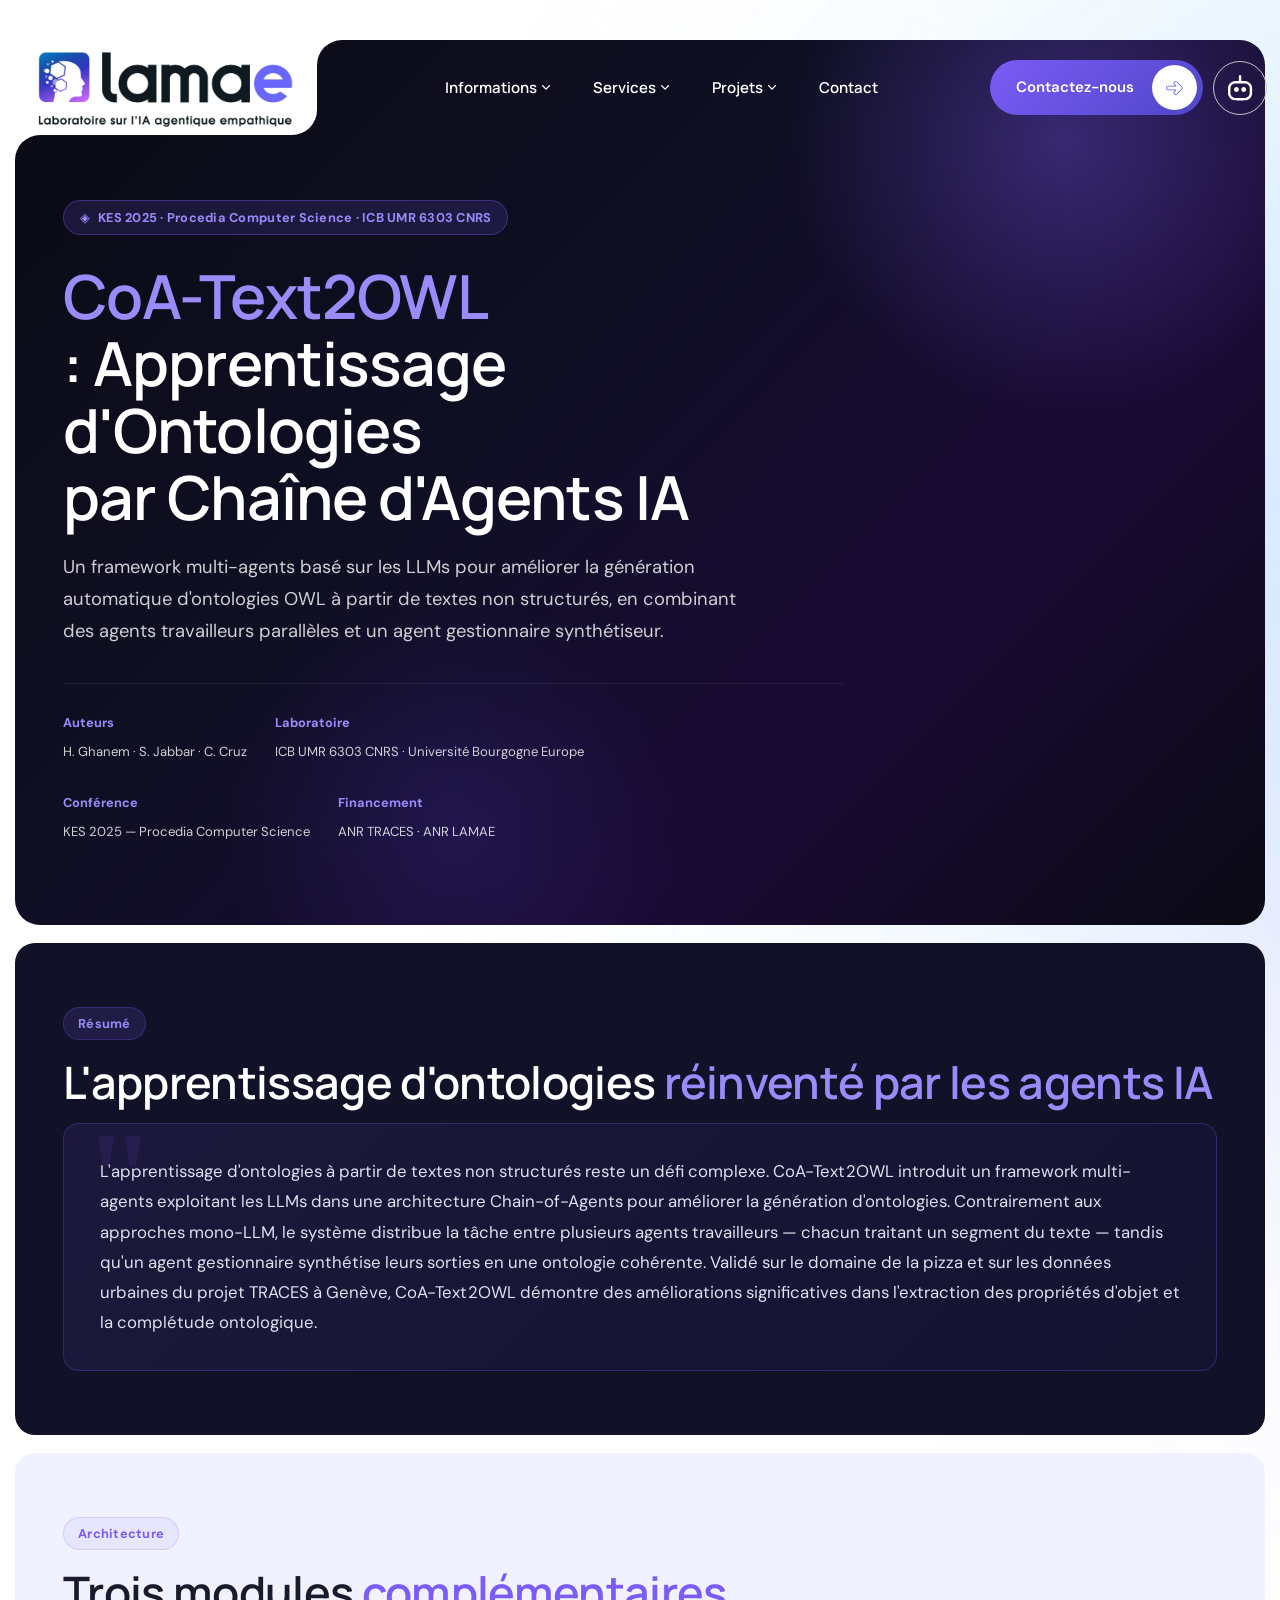
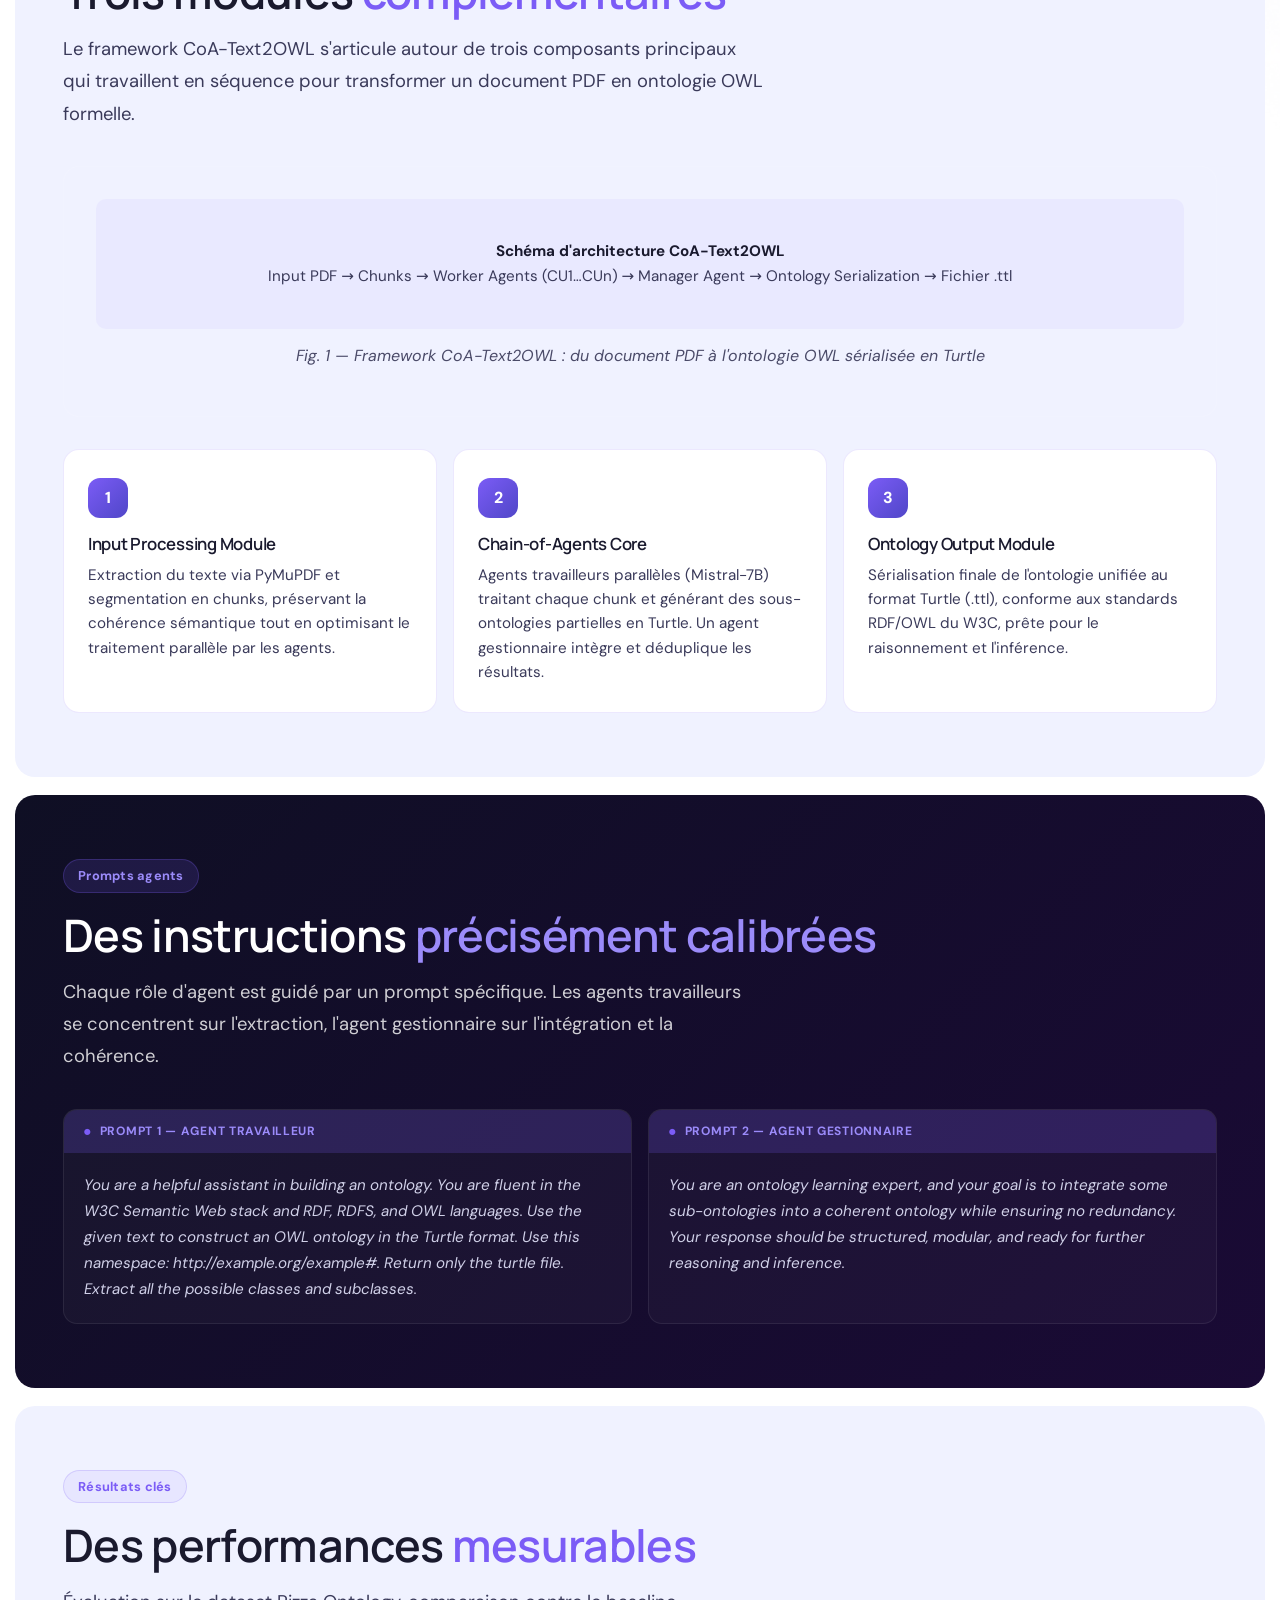
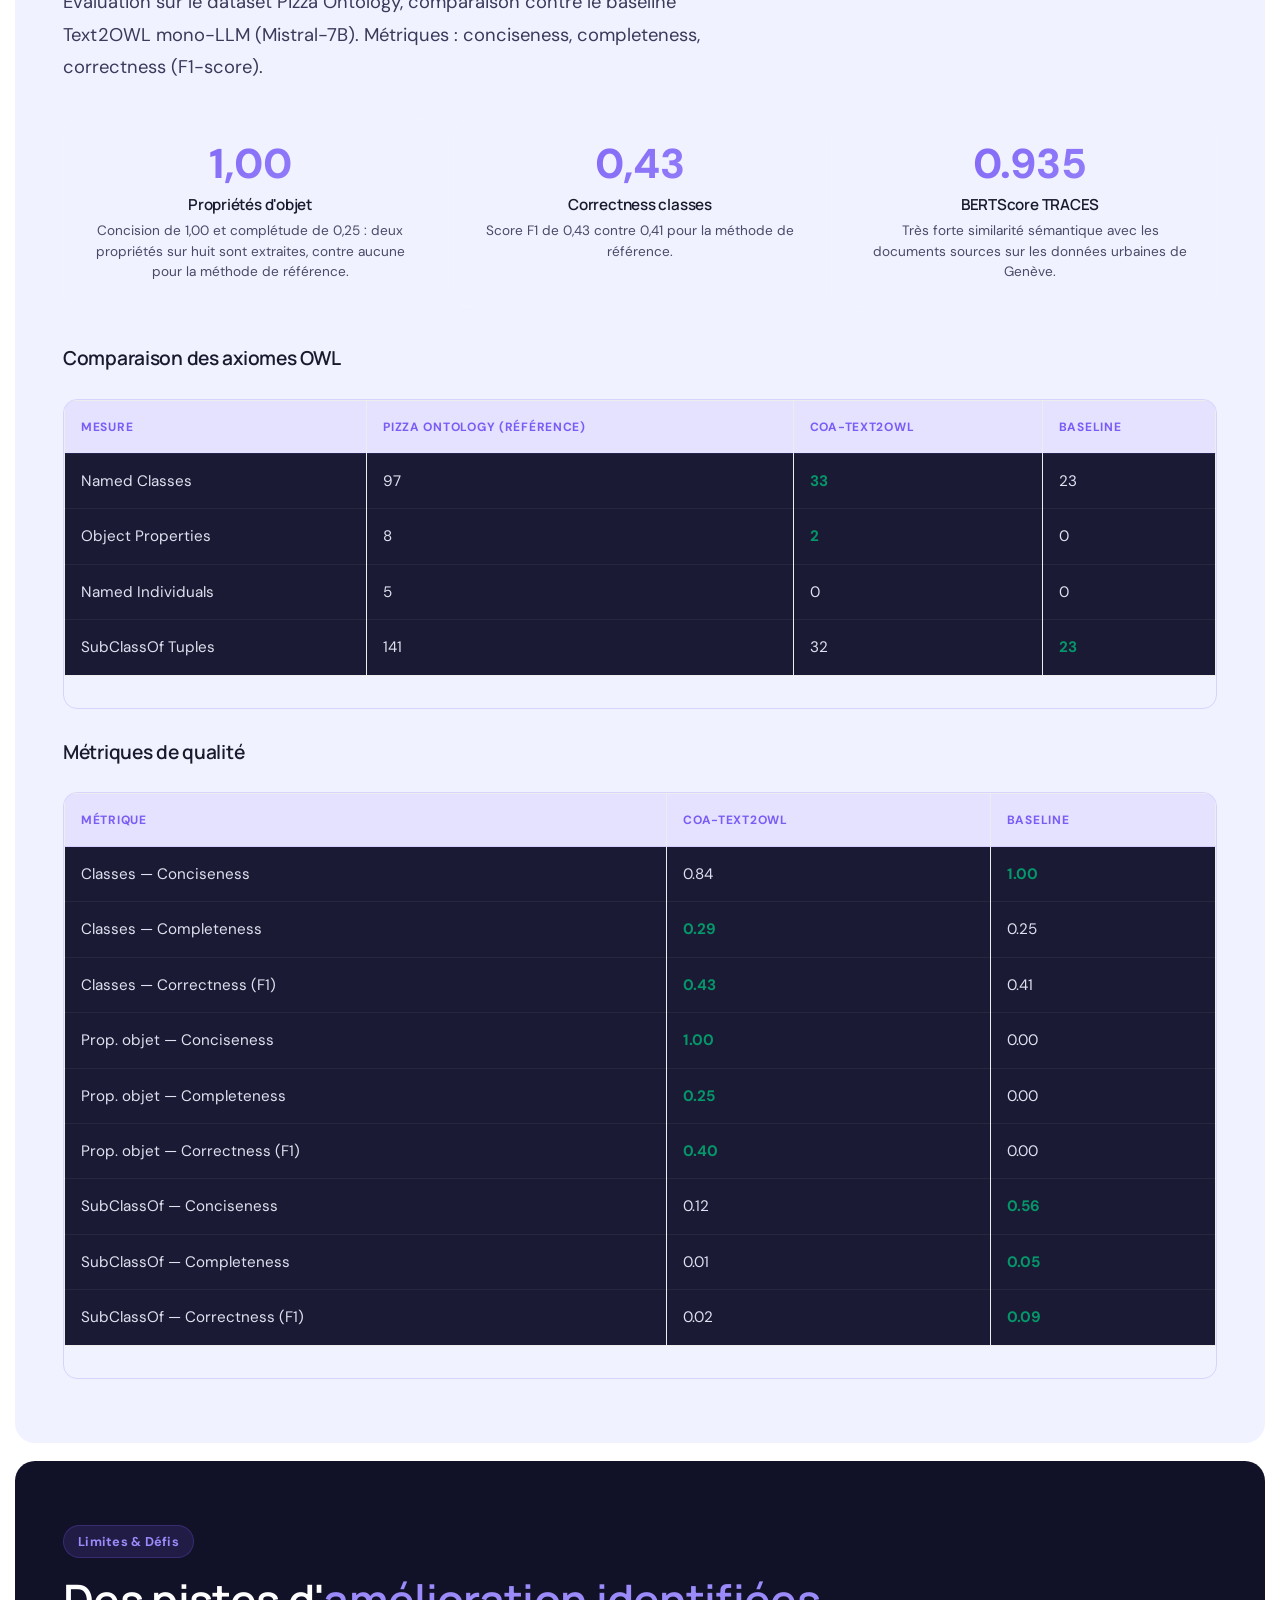
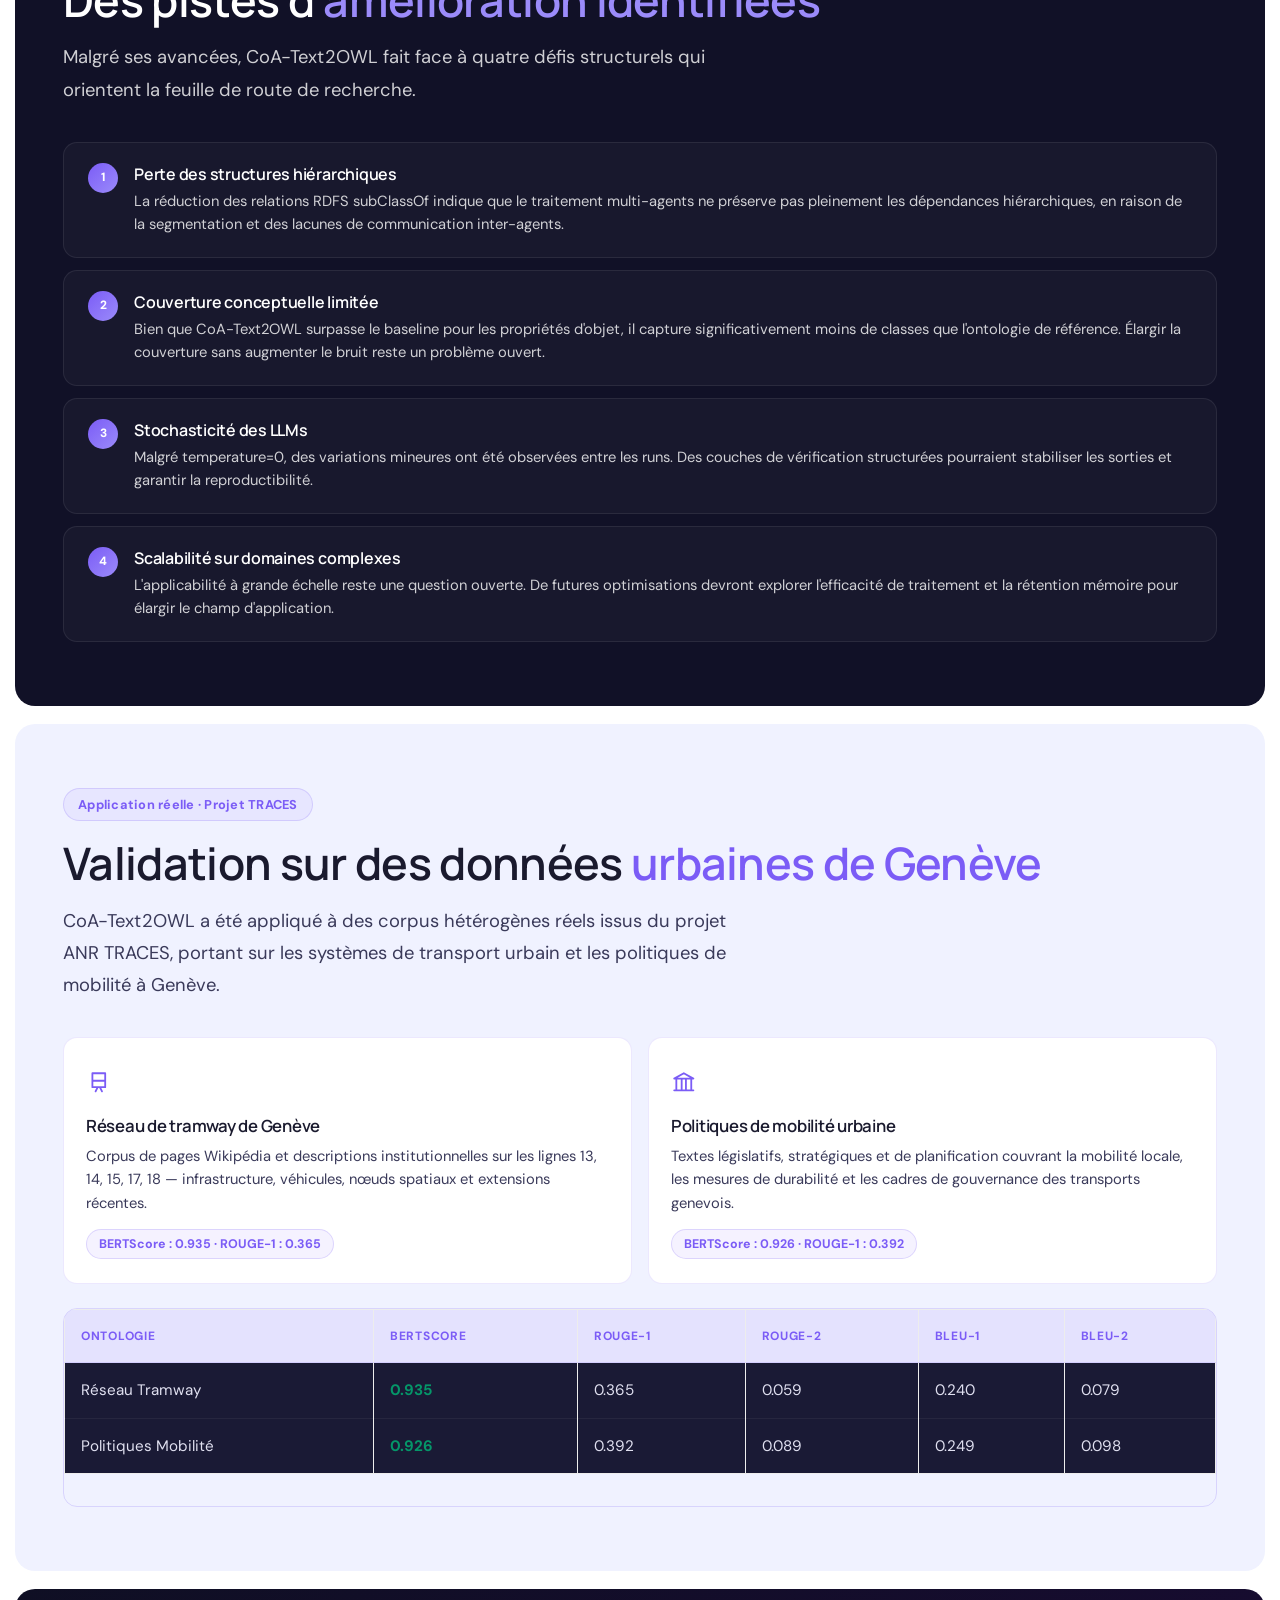
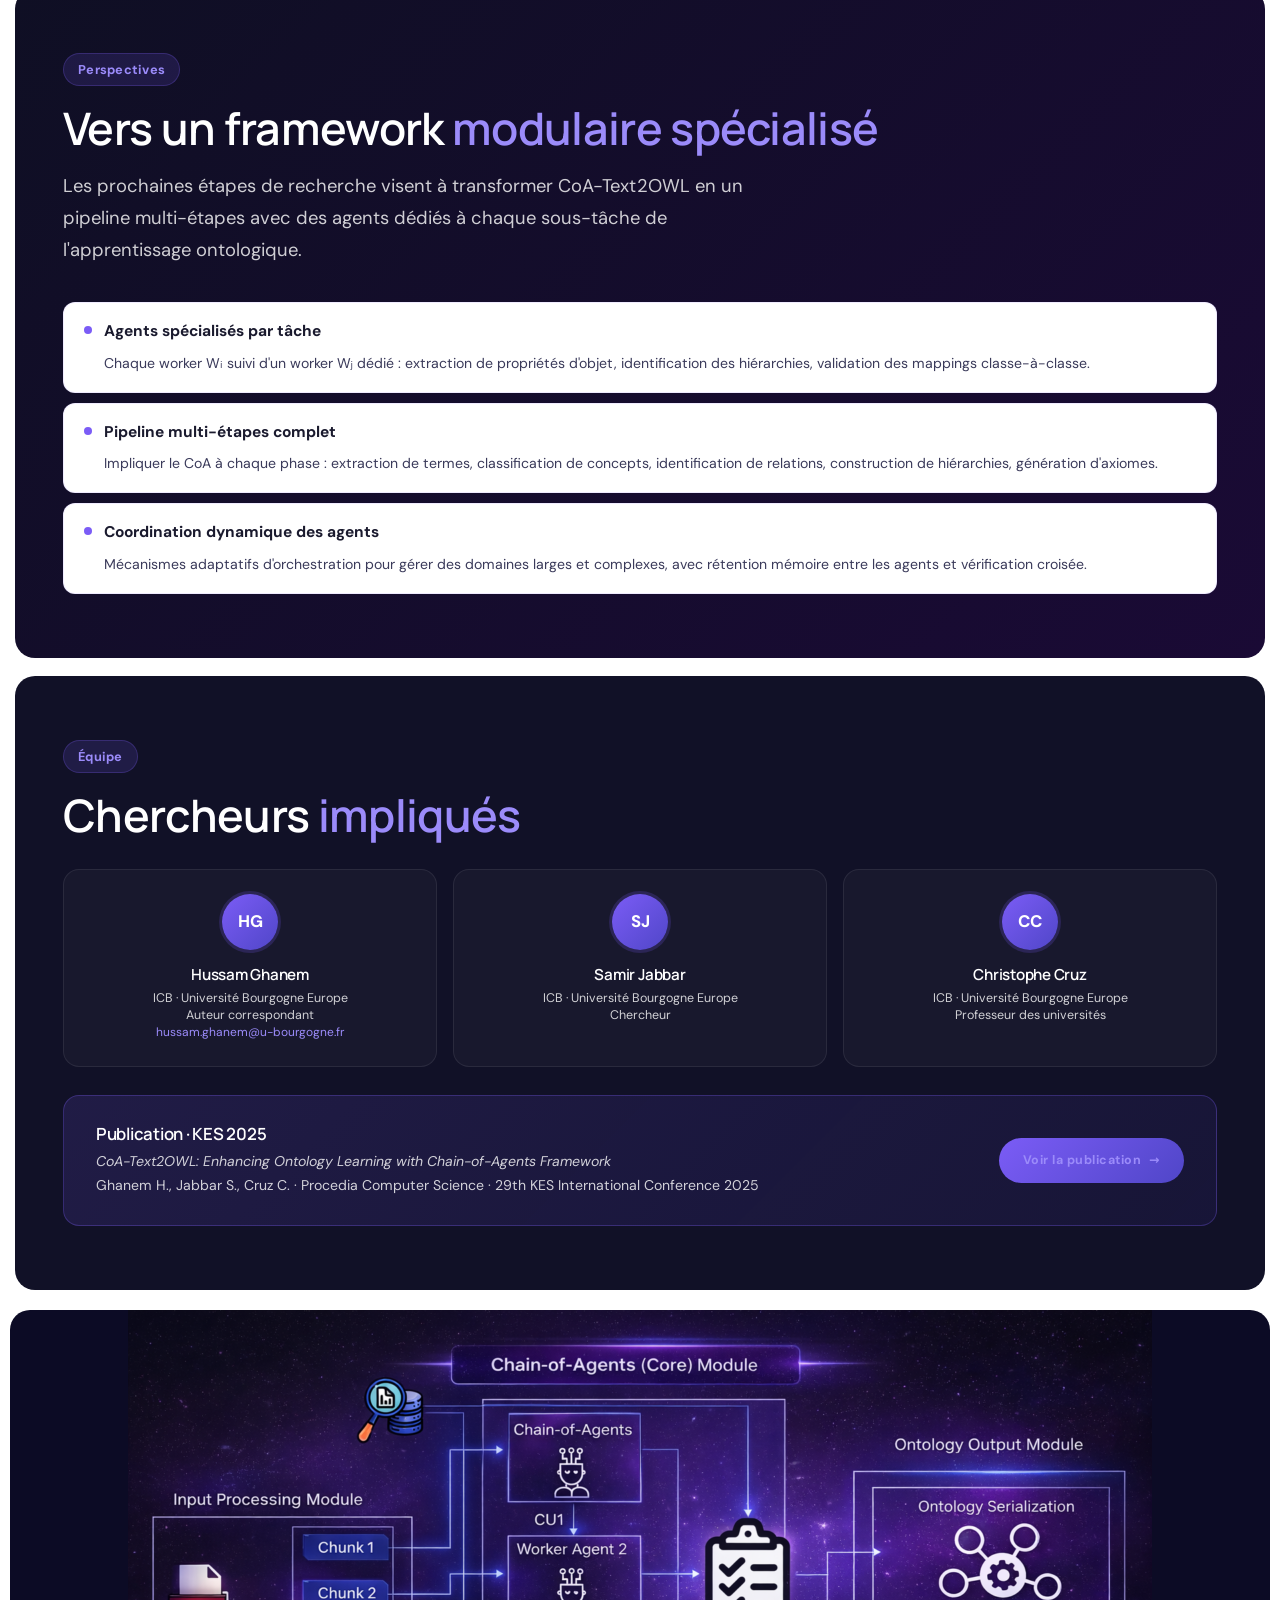
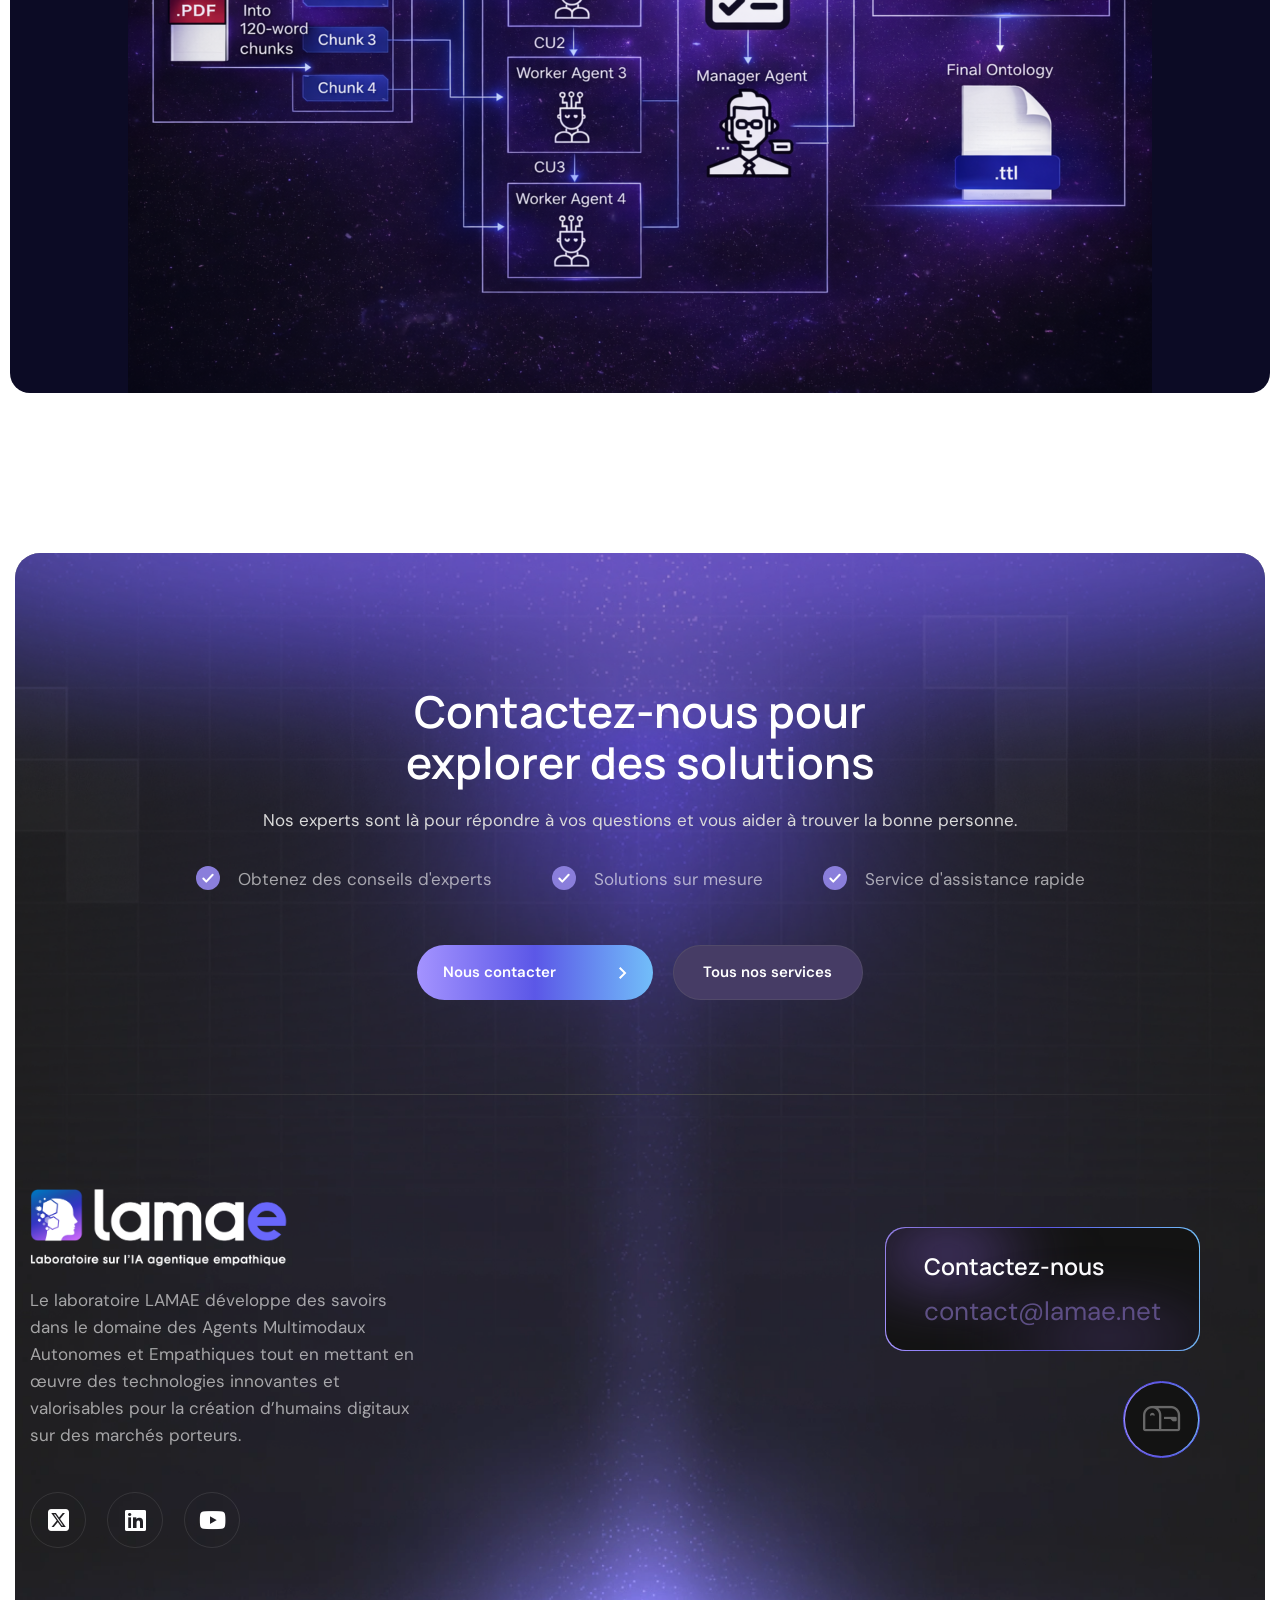
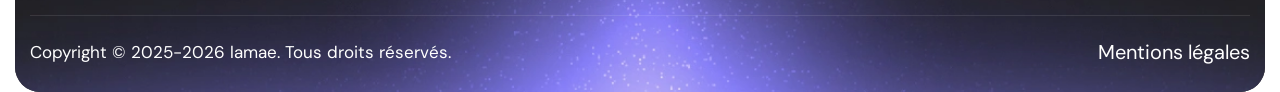
<file: chaine-of-agents-du-texte-a-la-connaissance/index.html>
<!DOCTYPE html>
<html lang="fr-FR">
<head>
    <meta charset="UTF-8">
    <meta name="viewport" content="width=device-width, initial-scale=1">
    <link rel="profile" href="http://gmpg.org/xfn/11">
    <title>Chain-of-Agents : du texte à la connaissance &#8211; lamae</title>
<meta name="description" content="Chain-of-Agents CoA-Text2OWL : transformer des documents PDF en ontologies OWL grâce à une chaîne d'agents LLM. Projet de recherche LAMAE." />
<meta property="og:type" content="website" />
<meta property="og:site_name" content="lamae" />
<meta property="og:locale" content="fr_FR" />
<meta property="og:title" content="Chain-of-Agents : du texte à la connaissance &#8211; lamae" />
<meta property="og:description" content="Chain-of-Agents CoA-Text2OWL : transformer des documents PDF en ontologies OWL grâce à une chaîne d'agents LLM. Projet de recherche LAMAE." />
<meta property="og:url" content="https://lamae.net/chaine-of-agents-du-texte-a-la-connaissance/" />
<meta property="og:image" content="https://lamae.net/wp-content/uploads/2026/02/logo-rectangle-noir-vs2-scaled.png" />
<meta name="twitter:card" content="summary_large_image" />
<meta name='robots' content='max-image-preview:large' />
<style id='wp-img-auto-sizes-contain-inline-css' type='text/css'>
img:is([sizes=auto i],[sizes^="auto," i]){contain-intrinsic-size:3000px 1500px}
/*# sourceURL=wp-img-auto-sizes-contain-inline-css */
</style>
<link rel='stylesheet' id='font-awesome-css' href='../wp-content/plugins/elementor/assets/lib/font-awesome/css/all.min.css' type='text/css' media='all' />
<link rel='stylesheet' id='pxl-main-css-css' href='../wp-content/plugins/bravis-addons/assets/css/main.css' type='text/css' media='all' />
<style id='classic-theme-styles-inline-css' type='text/css'>
/*! This file is auto-generated */
.wp-block-button__link{color:#fff;background-color:#32373c;border-radius:9999px;box-shadow:none;text-decoration:none;padding:calc(.667em + 2px) calc(1.333em + 2px);font-size:1.125em}.wp-block-file__button{background:#32373c;color:#fff;text-decoration:none}
/*# sourceURL=/wp-includes/css/classic-themes.min.css */
</style>
<style id='global-styles-inline-css' type='text/css'>
:root{--wp--preset--aspect-ratio--square: 1;--wp--preset--aspect-ratio--4-3: 4/3;--wp--preset--aspect-ratio--3-4: 3/4;--wp--preset--aspect-ratio--3-2: 3/2;--wp--preset--aspect-ratio--2-3: 2/3;--wp--preset--aspect-ratio--16-9: 16/9;--wp--preset--aspect-ratio--9-16: 9/16;--wp--preset--color--black: #000000;--wp--preset--color--cyan-bluish-gray: #abb8c3;--wp--preset--color--white: #ffffff;--wp--preset--color--pale-pink: #f78da7;--wp--preset--color--vivid-red: #cf2e2e;--wp--preset--color--luminous-vivid-orange: #ff6900;--wp--preset--color--luminous-vivid-amber: #fcb900;--wp--preset--color--light-green-cyan: #7bdcb5;--wp--preset--color--vivid-green-cyan: #00d084;--wp--preset--color--pale-cyan-blue: #8ed1fc;--wp--preset--color--vivid-cyan-blue: #0693e3;--wp--preset--color--vivid-purple: #9b51e0;--wp--preset--gradient--vivid-cyan-blue-to-vivid-purple: linear-gradient(135deg,rgb(6,147,227) 0%,rgb(155,81,224) 100%);--wp--preset--gradient--light-green-cyan-to-vivid-green-cyan: linear-gradient(135deg,rgb(122,220,180) 0%,rgb(0,208,130) 100%);--wp--preset--gradient--luminous-vivid-amber-to-luminous-vivid-orange: linear-gradient(135deg,rgb(252,185,0) 0%,rgb(255,105,0) 100%);--wp--preset--gradient--luminous-vivid-orange-to-vivid-red: linear-gradient(135deg,rgb(255,105,0) 0%,rgb(207,46,46) 100%);--wp--preset--gradient--very-light-gray-to-cyan-bluish-gray: linear-gradient(135deg,rgb(238,238,238) 0%,rgb(169,184,195) 100%);--wp--preset--gradient--cool-to-warm-spectrum: linear-gradient(135deg,rgb(74,234,220) 0%,rgb(151,120,209) 20%,rgb(207,42,186) 40%,rgb(238,44,130) 60%,rgb(251,105,98) 80%,rgb(254,248,76) 100%);--wp--preset--gradient--blush-light-purple: linear-gradient(135deg,rgb(255,206,236) 0%,rgb(152,150,240) 100%);--wp--preset--gradient--blush-bordeaux: linear-gradient(135deg,rgb(254,205,165) 0%,rgb(254,45,45) 50%,rgb(107,0,62) 100%);--wp--preset--gradient--luminous-dusk: linear-gradient(135deg,rgb(255,203,112) 0%,rgb(199,81,192) 50%,rgb(65,88,208) 100%);--wp--preset--gradient--pale-ocean: linear-gradient(135deg,rgb(255,245,203) 0%,rgb(182,227,212) 50%,rgb(51,167,181) 100%);--wp--preset--gradient--electric-grass: linear-gradient(135deg,rgb(202,248,128) 0%,rgb(113,206,126) 100%);--wp--preset--gradient--midnight: linear-gradient(135deg,rgb(2,3,129) 0%,rgb(40,116,252) 100%);--wp--preset--font-size--small: 13px;--wp--preset--font-size--medium: 20px;--wp--preset--font-size--large: 36px;--wp--preset--font-size--x-large: 42px;--wp--preset--font-family--inter: "Inter", sans-serif;--wp--preset--font-family--cardo: Cardo;--wp--preset--spacing--20: 0.44rem;--wp--preset--spacing--30: 0.67rem;--wp--preset--spacing--40: 1rem;--wp--preset--spacing--50: 1.5rem;--wp--preset--spacing--60: 2.25rem;--wp--preset--spacing--70: 3.38rem;--wp--preset--spacing--80: 5.06rem;--wp--preset--shadow--natural: 6px 6px 9px rgba(0, 0, 0, 0.2);--wp--preset--shadow--deep: 12px 12px 50px rgba(0, 0, 0, 0.4);--wp--preset--shadow--sharp: 6px 6px 0px rgba(0, 0, 0, 0.2);--wp--preset--shadow--outlined: 6px 6px 0px -3px rgb(255, 255, 255), 6px 6px rgb(0, 0, 0);--wp--preset--shadow--crisp: 6px 6px 0px rgb(0, 0, 0);}:where(.is-layout-flex){gap: 0.5em;}:where(.is-layout-grid){gap: 0.5em;}body .is-layout-flex{display: flex;}.is-layout-flex{flex-wrap: wrap;align-items: center;}.is-layout-flex > :is(*, div){margin: 0;}body .is-layout-grid{display: grid;}.is-layout-grid > :is(*, div){margin: 0;}:where(.wp-block-columns.is-layout-flex){gap: 2em;}:where(.wp-block-columns.is-layout-grid){gap: 2em;}:where(.wp-block-post-template.is-layout-flex){gap: 1.25em;}:where(.wp-block-post-template.is-layout-grid){gap: 1.25em;}.has-black-color{color: var(--wp--preset--color--black) !important;}.has-cyan-bluish-gray-color{color: var(--wp--preset--color--cyan-bluish-gray) !important;}.has-white-color{color: var(--wp--preset--color--white) !important;}.has-pale-pink-color{color: var(--wp--preset--color--pale-pink) !important;}.has-vivid-red-color{color: var(--wp--preset--color--vivid-red) !important;}.has-luminous-vivid-orange-color{color: var(--wp--preset--color--luminous-vivid-orange) !important;}.has-luminous-vivid-amber-color{color: var(--wp--preset--color--luminous-vivid-amber) !important;}.has-light-green-cyan-color{color: var(--wp--preset--color--light-green-cyan) !important;}.has-vivid-green-cyan-color{color: var(--wp--preset--color--vivid-green-cyan) !important;}.has-pale-cyan-blue-color{color: var(--wp--preset--color--pale-cyan-blue) !important;}.has-vivid-cyan-blue-color{color: var(--wp--preset--color--vivid-cyan-blue) !important;}.has-vivid-purple-color{color: var(--wp--preset--color--vivid-purple) !important;}.has-black-background-color{background-color: var(--wp--preset--color--black) !important;}.has-cyan-bluish-gray-background-color{background-color: var(--wp--preset--color--cyan-bluish-gray) !important;}.has-white-background-color{background-color: var(--wp--preset--color--white) !important;}.has-pale-pink-background-color{background-color: var(--wp--preset--color--pale-pink) !important;}.has-vivid-red-background-color{background-color: var(--wp--preset--color--vivid-red) !important;}.has-luminous-vivid-orange-background-color{background-color: var(--wp--preset--color--luminous-vivid-orange) !important;}.has-luminous-vivid-amber-background-color{background-color: var(--wp--preset--color--luminous-vivid-amber) !important;}.has-light-green-cyan-background-color{background-color: var(--wp--preset--color--light-green-cyan) !important;}.has-vivid-green-cyan-background-color{background-color: var(--wp--preset--color--vivid-green-cyan) !important;}.has-pale-cyan-blue-background-color{background-color: var(--wp--preset--color--pale-cyan-blue) !important;}.has-vivid-cyan-blue-background-color{background-color: var(--wp--preset--color--vivid-cyan-blue) !important;}.has-vivid-purple-background-color{background-color: var(--wp--preset--color--vivid-purple) !important;}.has-black-border-color{border-color: var(--wp--preset--color--black) !important;}.has-cyan-bluish-gray-border-color{border-color: var(--wp--preset--color--cyan-bluish-gray) !important;}.has-white-border-color{border-color: var(--wp--preset--color--white) !important;}.has-pale-pink-border-color{border-color: var(--wp--preset--color--pale-pink) !important;}.has-vivid-red-border-color{border-color: var(--wp--preset--color--vivid-red) !important;}.has-luminous-vivid-orange-border-color{border-color: var(--wp--preset--color--luminous-vivid-orange) !important;}.has-luminous-vivid-amber-border-color{border-color: var(--wp--preset--color--luminous-vivid-amber) !important;}.has-light-green-cyan-border-color{border-color: var(--wp--preset--color--light-green-cyan) !important;}.has-vivid-green-cyan-border-color{border-color: var(--wp--preset--color--vivid-green-cyan) !important;}.has-pale-cyan-blue-border-color{border-color: var(--wp--preset--color--pale-cyan-blue) !important;}.has-vivid-cyan-blue-border-color{border-color: var(--wp--preset--color--vivid-cyan-blue) !important;}.has-vivid-purple-border-color{border-color: var(--wp--preset--color--vivid-purple) !important;}.has-vivid-cyan-blue-to-vivid-purple-gradient-background{background: var(--wp--preset--gradient--vivid-cyan-blue-to-vivid-purple) !important;}.has-light-green-cyan-to-vivid-green-cyan-gradient-background{background: var(--wp--preset--gradient--light-green-cyan-to-vivid-green-cyan) !important;}.has-luminous-vivid-amber-to-luminous-vivid-orange-gradient-background{background: var(--wp--preset--gradient--luminous-vivid-amber-to-luminous-vivid-orange) !important;}.has-luminous-vivid-orange-to-vivid-red-gradient-background{background: var(--wp--preset--gradient--luminous-vivid-orange-to-vivid-red) !important;}.has-very-light-gray-to-cyan-bluish-gray-gradient-background{background: var(--wp--preset--gradient--very-light-gray-to-cyan-bluish-gray) !important;}.has-cool-to-warm-spectrum-gradient-background{background: var(--wp--preset--gradient--cool-to-warm-spectrum) !important;}.has-blush-light-purple-gradient-background{background: var(--wp--preset--gradient--blush-light-purple) !important;}.has-blush-bordeaux-gradient-background{background: var(--wp--preset--gradient--blush-bordeaux) !important;}.has-luminous-dusk-gradient-background{background: var(--wp--preset--gradient--luminous-dusk) !important;}.has-pale-ocean-gradient-background{background: var(--wp--preset--gradient--pale-ocean) !important;}.has-electric-grass-gradient-background{background: var(--wp--preset--gradient--electric-grass) !important;}.has-midnight-gradient-background{background: var(--wp--preset--gradient--midnight) !important;}.has-small-font-size{font-size: var(--wp--preset--font-size--small) !important;}.has-medium-font-size{font-size: var(--wp--preset--font-size--medium) !important;}.has-large-font-size{font-size: var(--wp--preset--font-size--large) !important;}.has-x-large-font-size{font-size: var(--wp--preset--font-size--x-large) !important;}
:where(.wp-block-post-template.is-layout-flex){gap: 1.25em;}:where(.wp-block-post-template.is-layout-grid){gap: 1.25em;}
:where(.wp-block-term-template.is-layout-flex){gap: 1.25em;}:where(.wp-block-term-template.is-layout-grid){gap: 1.25em;}
:where(.wp-block-columns.is-layout-flex){gap: 2em;}:where(.wp-block-columns.is-layout-grid){gap: 2em;}
:root :where(.wp-block-pullquote){font-size: 1.5em;line-height: 1.6;}
/*# sourceURL=global-styles-inline-css */
</style>
<link rel='stylesheet' id='elementor-icons-css' href='../wp-content/plugins/elementor/assets/lib/eicons/css/elementor-icons.min.css' type='text/css' media='all' />
<link rel='stylesheet' id='elementor-frontend-css' href='../wp-content/uploads/elementor/css/custom-frontend.min.css' type='text/css' media='all' />
<style id='elementor-frontend-inline-css' type='text/css'>
.elementor-kit-8{--e-global-color-primary:#6EC1E4;--e-global-color-secondary:#54595F;--e-global-color-text:#7A7A7A;--e-global-color-accent:#61CE70;--e-global-typography-primary-font-family:"Roboto";--e-global-typography-primary-font-weight:600;--e-global-typography-secondary-font-family:"Roboto Slab";--e-global-typography-secondary-font-weight:400;--e-global-typography-text-font-family:"Roboto";--e-global-typography-text-font-weight:400;--e-global-typography-accent-font-family:"Roboto";--e-global-typography-accent-font-weight:500;}.elementor-section.elementor-section-boxed > .elementor-container{max-width:1620px;}.e-con{--container-max-width:1620px;}.elementor-widget:not(:last-child){--kit-widget-spacing:0px;}.elementor-element{--widgets-spacing:0px 0px;--widgets-spacing-row:0px;--widgets-spacing-column:0px;}{}h1.entry-title{display:var(--page-title-display);}@media(max-width:1024px){.elementor-section.elementor-section-boxed > .elementor-container{max-width:1024px;}.e-con{--container-max-width:1024px;}}@media(max-width:767px){.elementor-section.elementor-section-boxed > .elementor-container{max-width:767px;}.e-con{--container-max-width:767px;}}
.elementor-10612 .elementor-element.elementor-element-d3db794{--display:flex;}.elementor-10612 .elementor-element.elementor-element-363aef3{--display:flex;--flex-direction:column;--container-widget-width:100%;--container-widget-height:initial;--container-widget-flex-grow:0;--container-widget-align-self:initial;--flex-wrap-mobile:wrap;}.elementor-widget-image .widget-image-caption{color:var( --e-global-color-text );font-family:var( --e-global-typography-text-font-family ), Sans-serif;font-weight:var( --e-global-typography-text-font-weight );}.elementor-10612 .elementor-element.elementor-element-912e0d8{background-color:#0C0B25;border-radius:20px 20px 20px 20px;}
.elementor-37 .elementor-element.elementor-element-5a89010{--display:flex;--flex-direction:column;--container-widget-width:100%;--container-widget-height:initial;--container-widget-flex-grow:0;--container-widget-align-self:initial;--flex-wrap-mobile:wrap;--padding-top:0px;--padding-bottom:0px;--padding-left:015px;--padding-right:015px;}.elementor-37 .elementor-element.elementor-element-5a89010.e-con{--align-self:center;--flex-grow:0;--flex-shrink:0;}.elementor-37 .elementor-element.elementor-element-0ccfa0c{--display:flex;--flex-direction:column;--container-widget-width:100%;--container-widget-height:initial;--container-widget-flex-grow:0;--container-widget-align-self:initial;--flex-wrap-mobile:wrap;--overlay-opacity:1;--border-radius:25px 25px 25px 25px;--padding-top:133px;--padding-bottom:0px;--padding-left:15px;--padding-right:15px;}.elementor-37 .elementor-element.elementor-element-0ccfa0c:not(.elementor-motion-effects-element-type-background), .elementor-37 .elementor-element.elementor-element-0ccfa0c > .elementor-motion-effects-container > .elementor-motion-effects-layer{background-color:#1F1F1F;}.elementor-37 .elementor-element.elementor-element-0ccfa0c::before, .elementor-37 .elementor-element.elementor-element-0ccfa0c > .elementor-background-video-container::before, .elementor-37 .elementor-element.elementor-element-0ccfa0c > .e-con-inner > .elementor-background-video-container::before, .elementor-37 .elementor-element.elementor-element-0ccfa0c > .elementor-background-slideshow::before, .elementor-37 .elementor-element.elementor-element-0ccfa0c > .e-con-inner > .elementor-background-slideshow::before, .elementor-37 .elementor-element.elementor-element-0ccfa0c > .elementor-motion-effects-container > .elementor-motion-effects-layer::before{background-image:url("../wp-content/uploads/2025/11/bg-footer.webp");--background-overlay:'';background-position:center center;background-repeat:no-repeat;background-size:cover;}.elementor-37 .elementor-element.elementor-element-cb2f01e .pxl-heading{text-align:center;}.elementor-37 .elementor-element.elementor-element-cb2f01e .pxl-heading .pxl-heading--inner{max-width:850px;}.elementor-37 .elementor-element.elementor-element-cb2f01e .pxl-heading .pxl-item--title{color:#FFFFFF;-webkit-text-stroke-color:#FFFFFF;margin-bottom:18px;}.elementor-37 .elementor-element.elementor-element-cb2f01e .pxl-heading .pxl-item--title.style-outline .pxl-text-line-backdrop svg{stroke:#FFFFFF;}.elementor-37 .elementor-element.elementor-element-760ef16 > .elementor-widget-container{margin:0px 0px 32px 0px;}.elementor-37 .elementor-element.elementor-element-760ef16 .pxl-text-editor{text-align:center;}.elementor-37 .elementor-element.elementor-element-760ef16 .pxl-text-editor , .elementor-37 .elementor-element.elementor-element-760ef16 .pxl-text-editor p{color:#D9D9D9;}.elementor-37 .elementor-element.elementor-element-25917d3 > .elementor-widget-container{margin:0px 0px 47px 0px;}.elementor-37 .elementor-element.elementor-element-25917d3 .pxl-link{text-align:center;justify-content:center;}.elementor-37 .elementor-element.elementor-element-25917d3 .pxl-link.type-horizontal li{margin-left:30px;margin-right:30px;}.elementor-37 .elementor-element.elementor-element-25917d3 .pxl-link a i, .elementor-37 .elementor-element.elementor-element-25917d3 .pxl-link a svg{margin-right:18px;}.elementor-37 .elementor-element.elementor-element-96fe4f8{--display:flex;--flex-direction:row;--container-widget-width:initial;--container-widget-height:100%;--container-widget-flex-grow:1;--container-widget-align-self:stretch;--flex-wrap-mobile:wrap;--justify-content:center;--gap:20px 20px;--row-gap:20px;--column-gap:20px;--padding-top:0px;--padding-bottom:0px;--padding-left:0px;--padding-right:0px;}.elementor-37 .elementor-element.elementor-element-7978119 .pxl-button .btn{text-transform:none;}.elementor-37 .elementor-element.elementor-element-7978119 .pxl-button .btn.pxl-icon--right:not(.btn-svg) i, .elementor-37 .elementor-element.elementor-element-7978119 .pxl-button .btn.pxl-icon--right:not(.btn-svg) svg{margin-left:10px;}.elementor-37 .elementor-element.elementor-element-7978119 .pxl-button .btn-svg.pxl-icon--right:hover svg{margin-left:10px;}.elementor-37 .elementor-element.elementor-element-32488bb .btn:not(.btn-stroke).btn-outline::before{background-color:transparent;background-image:linear-gradient(180deg, #8A717100 0%, #F2295B00 100%);}.elementor-37 .elementor-element.elementor-element-32488bb .pxl-button .btn{color:#FFFFFF;background-color:#463C65;line-height:53px;border-style:solid !important;border-width:1px 1px 1px 1px !important;border-color:#74747440 !important;border-radius:16px 16px 16px 16px;padding:0px 29px 0px 29px;}.elementor-37 .elementor-element.elementor-element-32488bb .pxl-button .btn.pxl-icon--right:not(.btn-svg) i, .elementor-37 .elementor-element.elementor-element-32488bb .pxl-button .btn.pxl-icon--right:not(.btn-svg) svg{margin-left:10px;}.elementor-37 .elementor-element.elementor-element-32488bb .pxl-button .btn-svg.pxl-icon--right:hover svg{margin-left:10px;}.elementor-37 .elementor-element.elementor-element-1a6df81 > .elementor-widget-container{margin:94px 0px 90px 0px;}.elementor-37 .elementor-element.elementor-element-1a6df81{--divider-start-color:#49494900;--divider-center-color:#494949;}.elementor-37 .elementor-element.elementor-element-1a6df81 .pxl-el-divider.gradient{background:linear-gradient(90deg, var(--divider-start-color, #000) 0%, var(--divider-center-color, #000) 50%, #49494900 100%);}.elementor-37 .elementor-element.elementor-element-d1ce282{--display:flex;--flex-direction:row;--container-widget-width:initial;--container-widget-height:100%;--container-widget-flex-grow:1;--container-widget-align-self:stretch;--flex-wrap-mobile:wrap;--padding-top:0px;--padding-bottom:0px;--padding-left:0px;--padding-right:0px;}.elementor-37 .elementor-element.elementor-element-70f4fcd{--display:flex;--padding-top:0px;--padding-bottom:69px;--padding-left:0px;--padding-right:0px;}.elementor-37 .elementor-element.elementor-element-70f4fcd.e-con{--flex-grow:0;--flex-shrink:0;}.elementor-37 .elementor-element.elementor-element-4dd9b56 > .elementor-widget-container{margin:0px 0px 21px 0px;}.elementor-37 .elementor-element.elementor-element-4dd9b56 .pxl-logo img{max-height:81px;}.elementor-37 .elementor-element.elementor-element-5b110b0 > .elementor-widget-container{margin:0px 0px 36px 0px;}.elementor-37 .elementor-element.elementor-element-5b110b0 .pxl-text-editor .pxl-item--inner{max-width:400px;}.elementor-37 .elementor-element.elementor-element-5b110b0 .pxl-text-editor , .elementor-37 .elementor-element.elementor-element-5b110b0 .pxl-text-editor p{color:#FFFFFF99;}.elementor-37 .elementor-element.elementor-element-e515197{--display:flex;--flex-direction:row;--container-widget-width:initial;--container-widget-height:100%;--container-widget-flex-grow:1;--container-widget-align-self:stretch;--flex-wrap-mobile:wrap;--gap:57px 57px;--row-gap:57px;--column-gap:57px;--margin-top:42px;--margin-bottom:0px;--margin-left:0px;--margin-right:0px;--padding-top:0px;--padding-bottom:0px;--padding-left:0px;--padding-right:0px;}.elementor-37 .elementor-element.elementor-element-9fcf7e4{width:var( --container-widget-width, 100.633% );max-width:100.633%;--container-widget-width:100.633%;--container-widget-flex-grow:0;}.elementor-37 .elementor-element.elementor-element-9fcf7e4 > .elementor-widget-container{padding:0px 50px 0px 0px;}.elementor-37 .elementor-element.elementor-element-9fcf7e4.elementor-element{--order:-99999 /* order start hack */;--flex-grow:0;--flex-shrink:0;}.elementor-37 .elementor-element.elementor-element-9fcf7e4 .pxl-icon-box{max-width:690px;}.elementor-37 .elementor-element.elementor-element-9fcf7e4 .pxl-icon-box .pxl-item--title,.elementor-37 .elementor-element.elementor-element-9fcf7e4 .pxl-icon-box .pxl-item--title a{color:#FFFFFF;text-transform:none;}.elementor-37 .elementor-element.elementor-element-9fcf7e4 .pxl-icon-box .pxl-item--title{margin-bottom:13px !important;}.elementor-37 .elementor-element.elementor-element-9fcf7e4 .pxl-icon-box .pxl-item--description,.elementor-37 .elementor-element.elementor-element-9fcf7e4 .pxl-icon-box .pxl-item--desc{color:#8730DF;font-size:26px;}.elementor-37 .elementor-element.elementor-element-9fcf7e4 .pxl-icon-box .pxl-item--description a,.elementor-37 .elementor-element.elementor-element-9fcf7e4 .pxl-icon-box .pxl-item--desc a{color:#7967ACBA;}.elementor-37 .elementor-element.elementor-element-9fcf7e4 .pxl-icon-box .pxl-item--description a:hover,.elementor-37 .elementor-element.elementor-element-9fcf7e4 .pxl-icon-box .pxl-item--desc a:hover{color:#6E3BD1;}.elementor-37 .elementor-element.elementor-element-9fcf7e4 .pxl-icon-box .pxl-item--icon{width:77px;height:77px;}.elementor-37 .elementor-element.elementor-element-9fcf7e4 .pxl-icon-box .pxl-item--icon i{font-size:37px;}.elementor-37 .elementor-element.elementor-element-9fcf7e4 .pxl-icon-box .pxl-item--icon svg{height:37px;width:37px;}.elementor-37 .elementor-element.elementor-element-2043f76{--display:flex;--flex-direction:row;--container-widget-width:calc( ( 1 - var( --container-widget-flex-grow ) ) * 100% );--container-widget-height:100%;--container-widget-flex-grow:1;--container-widget-align-self:stretch;--flex-wrap-mobile:wrap;--justify-content:space-between;--align-items:center;border-style:solid;--border-style:solid;border-width:1px 0px 0px 0px;--border-top-width:1px;--border-right-width:0px;--border-bottom-width:0px;--border-left-width:0px;border-color:#FFFFFF1A;--border-color:#FFFFFF1A;--padding-top:22px;--padding-bottom:25px;--padding-left:0px;--padding-right:0px;}.elementor-37 .elementor-element.elementor-element-2043f76 .pxl-bd-glow.top::before, .elementor-37 .elementor-element.elementor-element-2043f76 .pxl-bd-glow.bottom::before{background:linear-gradient(to right, transparent 0%, transparent calc(var(--pxl-bd-gx) - var(--pxl-bd-spread)), #000000 var(--pxl-bd-gx), transparent calc(var(--pxl-bd-gx) + var(--pxl-bd-spread)), transparent 100%);}.elementor-37 .elementor-element.elementor-element-2043f76 .pxl-bd-glow.left::before, .elementor-37 .elementor-element.elementor-element-2043f76 .pxl-bd-glow.right::before{background:linear-gradient(to bottom, transparent 0%, transparent calc(var(--pxl-bd-gy) - var(--pxl-bd-spread)), #000000 var(--pxl-bd-gy), transparent calc(var(--pxl-bd-gy) + var(--pxl-bd-spread)), transparent 100%);}.elementor-37 .elementor-element.elementor-element-f494afe .pxl-text-editor , .elementor-37 .elementor-element.elementor-element-f494afe .pxl-text-editor p{color:#FFFFFF;}.elementor-37 .elementor-element.elementor-element-f494afe .pxl-text-editor a{color:#FFFFFF;}.elementor-37 .elementor-element.elementor-element-f494afe .pxl-text-editor a:hover{color:#5653CF;}.elementor-37 .elementor-element.elementor-element-f494afe .pxl-text-editor.underline a:hover{text-decoration:underline #5653CF !important;}.elementor-37 .elementor-element.elementor-element-69d1fd8 > .elementor-widget-container{margin:0px 0px 00px 0px;}.elementor-37 .elementor-element.elementor-element-69d1fd8 .pxl-text-editor{text-align:center;}.elementor-37 .elementor-element.elementor-element-69d1fd8 .pxl-text-editor .pxl-item--inner{max-width:924px;}.elementor-37 .elementor-element.elementor-element-69d1fd8 .pxl-text-editor , .elementor-37 .elementor-element.elementor-element-69d1fd8 .pxl-text-editor p{color:#D9D9D9;font-size:20px;font-weight:400;line-height:30px;}.elementor-37 .elementor-element.elementor-element-69d1fd8 .pxl-text-editor a{color:#FFFFFF;}@media(max-width:1366px){.elementor-37 .elementor-element.elementor-element-70f4fcd{--padding-top:0px;--padding-bottom:60px;--padding-left:0px;--padding-right:15px;}.elementor-37 .elementor-element.elementor-element-9fcf7e4{width:var( --container-widget-width, 427.628px );max-width:427.628px;--container-widget-width:427.628px;--container-widget-flex-grow:0;}}@media(max-width:1200px){.elementor-37 .elementor-element.elementor-element-0ccfa0c{--padding-top:100px;--padding-bottom:0px;--padding-left:15px;--padding-right:15px;}.elementor-37 .elementor-element.elementor-element-1a6df81 > .elementor-widget-container{margin:60px 0px 60px 0px;}.elementor-37 .elementor-element.elementor-element-d1ce282{--flex-wrap:wrap;}.elementor-37 .elementor-element.elementor-element-70f4fcd{--padding-top:0px;--padding-bottom:0px;--padding-left:0px;--padding-right:30px;}}@media(max-width:1024px){.elementor-37 .elementor-element.elementor-element-0ccfa0c{--padding-top:80px;--padding-bottom:0px;--padding-left:15px;--padding-right:15px;}.elementor-37 .elementor-element.elementor-element-25917d3 .pxl-link.type-horizontal li{margin-left:15px;margin-right:15px;}.elementor-37 .elementor-element.elementor-element-25917d3 .pxl-link li a{align-items:Center;}.elementor-37 .elementor-element.elementor-element-25917d3 .pxl-link a i, .elementor-37 .elementor-element.elementor-element-25917d3 .pxl-link a svg{margin-right:7px;}.elementor-37 .elementor-element.elementor-element-25917d3 .pxl-link a i{font-size:16px;}.elementor-37 .elementor-element.elementor-element-25917d3 .pxl-link a svg{height:16px;min-width:16px;}.elementor-37 .elementor-element.elementor-element-25917d3 .pxl-link.style-3 a:hover i{font-size:16px !important;}.elementor-37 .elementor-element.elementor-element-e515197{--margin-top:35px;--margin-bottom:0px;--margin-left:0px;--margin-right:0px;}.elementor-37 .elementor-element.elementor-element-69d1fd8 > .elementor-widget-container{margin:0px 0px 35px 0px;}.elementor-37 .elementor-element.elementor-element-69d1fd8 .pxl-text-editor , .elementor-37 .elementor-element.elementor-element-69d1fd8 .pxl-text-editor p{font-size:17px;line-height:1.5;}}@media(max-width:767px){.elementor-37 .elementor-element.elementor-element-0ccfa0c{--padding-top:70px;--padding-bottom:0px;--padding-left:015px;--padding-right:015px;}.elementor-37 .elementor-element.elementor-element-25917d3 .pxl-link{text-align:left;justify-content:left;}.elementor-37 .elementor-element.elementor-element-25917d3 .pxl-link.type-horizontal li{margin-left:0px;margin-right:15px;}.elementor-37 .elementor-element.elementor-element-25917d3 .pxl-link li a{align-items:Center;}.elementor-37 .elementor-element.elementor-element-25917d3 .pxl-link a i, .elementor-37 .elementor-element.elementor-element-25917d3 .pxl-link a svg{margin-right:14px;}.elementor-37 .elementor-element.elementor-element-32488bb .pxl-button .btn{line-height:45px;}.elementor-37 .elementor-element.elementor-element-1a6df81 > .elementor-widget-container{margin:40px 0px 40px 0px;}.elementor-37 .elementor-element.elementor-element-e515197{--gap:15px 30px;--row-gap:15px;--column-gap:30px;--margin-top:25px;--margin-bottom:0px;--margin-left:0px;--margin-right:0px;}.elementor-37 .elementor-element.elementor-element-9fcf7e4 .pxl-icon-box .pxl-item--title,.elementor-37 .elementor-element.elementor-element-9fcf7e4 .pxl-icon-box .pxl-item--title a{font-size:17px;}.elementor-37 .elementor-element.elementor-element-9fcf7e4 .pxl-icon-box .pxl-item--title{margin-bottom:10px !important;}.elementor-37 .elementor-element.elementor-element-2043f76{--justify-content:center;--gap:30px 30px;--row-gap:30px;--column-gap:30px;}.elementor-37 .elementor-element.elementor-element-f494afe .pxl-text-editor{text-align:center;}}@media(min-width:768px){.elementor-37 .elementor-element.elementor-element-5a89010{--content-width:1840px;}.elementor-37 .elementor-element.elementor-element-70f4fcd{--width:65.146%;}}@media(max-width:1366px) and (min-width:768px){.elementor-37 .elementor-element.elementor-element-70f4fcd{--width:813.279px;}}@media(max-width:1200px) and (min-width:768px){.elementor-37 .elementor-element.elementor-element-70f4fcd{--width:40%;}}@media(max-width:1024px) and (min-width:768px){.elementor-37 .elementor-element.elementor-element-70f4fcd{--width:50%;}}
.elementor-110 .elementor-element.elementor-element-739fe6a{--display:flex;--flex-direction:column;--container-widget-width:100%;--container-widget-height:initial;--container-widget-flex-grow:0;--container-widget-align-self:initial;--flex-wrap-mobile:wrap;--padding-top:0px;--padding-bottom:0px;--padding-left:15px;--padding-right:15px;}.elementor-110 .elementor-element.elementor-element-eee3e0e{--display:flex;--overflow:hidden;--overlay-opacity:1;--border-radius:25px 25px 25px 25px;--padding-top:107px;--padding-bottom:135px;--padding-left:110px;--padding-right:15px;}.elementor-110 .elementor-element.elementor-element-eee3e0e:not(.elementor-motion-effects-element-type-background), .elementor-110 .elementor-element.elementor-element-eee3e0e > .elementor-motion-effects-container > .elementor-motion-effects-layer{background-color:#1C1C22;}.elementor-110 .elementor-element.elementor-element-eee3e0e::before, .elementor-110 .elementor-element.elementor-element-eee3e0e > .elementor-background-video-container::before, .elementor-110 .elementor-element.elementor-element-eee3e0e > .e-con-inner > .elementor-background-video-container::before, .elementor-110 .elementor-element.elementor-element-eee3e0e > .elementor-background-slideshow::before, .elementor-110 .elementor-element.elementor-element-eee3e0e > .e-con-inner > .elementor-background-slideshow::before, .elementor-110 .elementor-element.elementor-element-eee3e0e > .elementor-motion-effects-container > .elementor-motion-effects-layer::before{background-image:url("../wp-content/uploads/2025/11/bg-pt.webp");--background-overlay:'';background-position:center center;background-repeat:no-repeat;background-size:cover;}.elementor-110 .elementor-element.elementor-element-ed0a794 .pxl-heading .pxl-item--title{color:#FFFFFF;-webkit-text-stroke-color:#FFFFFF;font-size:70px;line-height:1.31428;margin-bottom:11px;}.elementor-110 .elementor-element.elementor-element-ed0a794 .pxl-heading .pxl-item--title.style-outline .pxl-text-line-backdrop svg{stroke:#FFFFFF;}.elementor-110 .elementor-element.elementor-element-086dff0 .pxl-text-editor .pxl-item--inner{max-width:660px;}.elementor-110 .elementor-element.elementor-element-086dff0 .pxl-text-editor , .elementor-110 .elementor-element.elementor-element-086dff0 .pxl-text-editor p{color:#D9D9D9;font-family:"DM Sans", Sans-serif;font-size:20px;line-height:1.5;}body:not(.rtl) .elementor-110 .elementor-element.elementor-element-ab135c0{right:224px;}body.rtl .elementor-110 .elementor-element.elementor-element-ab135c0{left:224px;}.elementor-110 .elementor-element.elementor-element-ab135c0{bottom:0px;}@media(min-width:768px){.elementor-110 .elementor-element.elementor-element-739fe6a{--content-width:1840px;}}@media(max-width:1366px){.elementor-110 .elementor-element.elementor-element-eee3e0e{--padding-top:100px;--padding-bottom:115px;--padding-left:30px;--padding-right:30px;}body:not(.rtl) .elementor-110 .elementor-element.elementor-element-ab135c0{right:100px;}body.rtl .elementor-110 .elementor-element.elementor-element-ab135c0{left:100px;}}@media(max-width:1200px){.elementor-110 .elementor-element.elementor-element-ed0a794 .pxl-heading .pxl-item--title{font-size:46px;}.elementor-110 .elementor-element.elementor-element-086dff0 .pxl-text-editor , .elementor-110 .elementor-element.elementor-element-086dff0 .pxl-text-editor p{font-size:17px;}}@media(max-width:1024px){.elementor-110 .elementor-element.elementor-element-eee3e0e{--border-radius:20px 20px 20px 20px;}.elementor-110 .elementor-element.elementor-element-ed0a794 .pxl-heading .pxl-item--title{font-size:38px;}body:not(.rtl) .elementor-110 .elementor-element.elementor-element-ab135c0{right:30px;}body.rtl .elementor-110 .elementor-element.elementor-element-ab135c0{left:30px;}}@media(max-width:767px){.elementor-110 .elementor-element.elementor-element-eee3e0e{--border-radius:15px 15px 15px 15px;--padding-top:70px;--padding-bottom:70px;--padding-left:15px;--padding-right:15px;}.elementor-110 .elementor-element.elementor-element-ed0a794 .pxl-heading .pxl-item--title{font-size:34px;}.elementor-110 .elementor-element.elementor-element-086dff0 > .elementor-widget-container{margin:0px 0px 35px 0px;}.elementor-110 .elementor-element.elementor-element-086dff0 .pxl-text-editor , .elementor-110 .elementor-element.elementor-element-086dff0 .pxl-text-editor p{font-size:15px;}body:not(.rtl) .elementor-110 .elementor-element.elementor-element-ab135c0{right:0px;}body.rtl .elementor-110 .elementor-element.elementor-element-ab135c0{left:0px;}.elementor-110 .elementor-element.elementor-element-ab135c0{bottom:0px;}}
.elementor-945 .elementor-element.elementor-element-b80a597{--display:flex;--flex-direction:row;--container-widget-width:initial;--container-widget-height:100%;--container-widget-flex-grow:1;--container-widget-align-self:stretch;--flex-wrap-mobile:wrap;--gap:30px 30px;--row-gap:30px;--column-gap:30px;--padding-top:0px;--padding-bottom:0px;--padding-left:0px;--padding-right:0px;}.elementor-945 .elementor-element.elementor-element-752e14e{width:var( --container-widget-width, calc(50% - 15px) );max-width:calc(50% - 15px);--container-widget-width:calc(50% - 15px);--container-widget-flex-grow:0;}.elementor-945 .elementor-element.elementor-element-8e615cc{width:var( --container-widget-width, calc(50% - 15px) );max-width:calc(50% - 15px);--container-widget-width:calc(50% - 15px);--container-widget-flex-grow:0;}.elementor-945 .elementor-element.elementor-element-9c34193{width:var( --container-widget-width, calc(50% - 15px) );max-width:calc(50% - 15px);--container-widget-width:calc(50% - 15px);--container-widget-flex-grow:0;}@media(max-width:1024px){.elementor-945 .elementor-element.elementor-element-b80a597{--flex-wrap:wrap;}}@media(max-width:767px){.elementor-945 .elementor-element.elementor-element-752e14e{width:100%;max-width:100%;}.elementor-945 .elementor-element.elementor-element-8e615cc{width:100%;max-width:100%;}.elementor-945 .elementor-element.elementor-element-9c34193{width:100%;max-width:100%;}}
.elementor-969 .elementor-element.elementor-element-b80a597{--display:flex;--flex-direction:row;--container-widget-width:initial;--container-widget-height:100%;--container-widget-flex-grow:1;--container-widget-align-self:stretch;--flex-wrap-mobile:wrap;--gap:30px 30px;--row-gap:30px;--column-gap:30px;--padding-top:0px;--padding-bottom:0px;--padding-left:0px;--padding-right:0px;}.elementor-969 .elementor-element.elementor-element-752e14e{width:var( --container-widget-width, calc(50% - 15px) );max-width:calc(50% - 15px);--container-widget-width:calc(50% - 15px);--container-widget-flex-grow:0;}.elementor-969 .elementor-element.elementor-element-8e615cc{width:var( --container-widget-width, calc(50% - 15px) );max-width:calc(50% - 15px);--container-widget-width:calc(50% - 15px);--container-widget-flex-grow:0;}.elementor-969 .elementor-element.elementor-element-9c34193{width:var( --container-widget-width, calc(50% - 15px) );max-width:calc(50% - 15px);--container-widget-width:calc(50% - 15px);--container-widget-flex-grow:0;}@media(max-width:1024px){.elementor-969 .elementor-element.elementor-element-b80a597{--flex-wrap:wrap;}}@media(max-width:767px){.elementor-969 .elementor-element.elementor-element-752e14e{width:100%;max-width:100%;}.elementor-969 .elementor-element.elementor-element-8e615cc{width:100%;max-width:100%;}.elementor-969 .elementor-element.elementor-element-9c34193{width:100%;max-width:100%;}}
.elementor-9307 .elementor-element.elementor-element-dc99382{--display:flex;--flex-direction:row;--container-widget-width:initial;--container-widget-height:100%;--container-widget-flex-grow:1;--container-widget-align-self:stretch;--flex-wrap-mobile:wrap;--padding-top:0px;--padding-bottom:0px;--padding-left:15px;--padding-right:15px;}.elementor-9307 .elementor-element.elementor-element-dc99382 >.pxl-section-divider{height:1px;}.elementor-9307 .elementor-element.elementor-element-dc99382 .e-con-inner >.pxl-section-divider{height:1px;}.elementor-9307 .elementor-element.elementor-element-bbed477{--display:flex;border-style:solid;--border-style:solid;border-width:0px 1px 0px 0px;--border-top-width:0px;--border-right-width:1px;--border-bottom-width:0px;--border-left-width:0px;border-color:#D9D9D940;--border-color:#D9D9D940;--padding-top:90px;--padding-bottom:96px;--padding-left:0px;--padding-right:0px;}.elementor-9307 .elementor-element.elementor-element-bbed477 .pxl-bd-glow.top::before, .elementor-9307 .elementor-element.elementor-element-bbed477 .pxl-bd-glow.bottom::before{background:linear-gradient(to right, transparent 0%, transparent calc(var(--pxl-bd-gx) - var(--pxl-bd-spread)), #FFFFFFAD var(--pxl-bd-gx), transparent calc(var(--pxl-bd-gx) + var(--pxl-bd-spread)), transparent 100%);}.elementor-9307 .elementor-element.elementor-element-bbed477 .pxl-bd-glow.left::before, .elementor-9307 .elementor-element.elementor-element-bbed477 .pxl-bd-glow.right::before{background:linear-gradient(to bottom, transparent 0%, transparent calc(var(--pxl-bd-gy) - var(--pxl-bd-spread)), #FFFFFFAD var(--pxl-bd-gy), transparent calc(var(--pxl-bd-gy) + var(--pxl-bd-spread)), transparent 100%);}.elementor-9307 .elementor-element.elementor-element-3e8db11 .pxl-heading .pxl-heading--inner{max-width:420px;}.elementor-9307 .elementor-element.elementor-element-3e8db11 .pxl-heading .pxl-item--title{color:#FFFFFF;-webkit-text-stroke-color:#FFFFFF;font-size:25px;margin-bottom:27px;}.elementor-9307 .elementor-element.elementor-element-3e8db11 .pxl-heading .pxl-item--title.style-outline .pxl-text-line-backdrop svg{stroke:#FFFFFF;}.elementor-9307 .elementor-element.elementor-element-bafa6d0 > .elementor-widget-container{margin:0px 0px 29px 0px;}.elementor-9307 .elementor-element.elementor-element-bafa6d0 .pxl-text-editor .pxl-item--inner{max-width:470px;}.elementor-9307 .elementor-element.elementor-element-bafa6d0 .pxl-text-editor , .elementor-9307 .elementor-element.elementor-element-bafa6d0 .pxl-text-editor p{color:#D9D9D9;font-family:"DM Sans", Sans-serif;font-size:16px;font-weight:400;line-height:27px;}.elementor-9307 .elementor-element.elementor-element-ef57115 .pxl-list .pxl-item-content{color:#FFFFFF;font-size:16px;font-weight:500;line-height:27px;}.elementor-9307 .elementor-element.elementor-element-ef57115 .pxl-list .pxl-item--icon{margin:5px 0px 0px 0px;}.elementor-9307 .elementor-element.elementor-element-ef57115 .pxl-list .pxl--item + .pxl--item{margin-top:10px;}.elementor-9307 .elementor-element.elementor-element-48a6a16{--display:flex;--justify-content:center;--align-items:flex-end;--container-widget-width:calc( ( 1 - var( --container-widget-flex-grow ) ) * 100% );--padding-top:0px;--padding-bottom:0px;--padding-left:0px;--padding-right:0px;}@media(max-width:767px){.elementor-9307 .elementor-element.elementor-element-bbed477{border-width:0px 0px 0px 0px;--border-top-width:0px;--border-right-width:0px;--border-bottom-width:0px;--border-left-width:0px;--padding-top:60px;--padding-bottom:30px;--padding-left:0px;--padding-right:0px;}.elementor-9307 .elementor-element.elementor-element-3e8db11 .pxl-heading .pxl-item--title{font-size:20px;margin-bottom:20px;}.elementor-9307 .elementor-element.elementor-element-48a6a16{--align-items:flex-start;--container-widget-width:calc( ( 1 - var( --container-widget-flex-grow ) ) * 100% );}}@media(min-width:768px){.elementor-9307 .elementor-element.elementor-element-dc99382{--content-width:1320px;}}
.elementor-9387 .elementor-element.elementor-element-dc99382{--display:flex;--flex-direction:row;--container-widget-width:initial;--container-widget-height:100%;--container-widget-flex-grow:1;--container-widget-align-self:stretch;--flex-wrap-mobile:wrap;--padding-top:0px;--padding-bottom:0px;--padding-left:15px;--padding-right:15px;}.elementor-9387 .elementor-element.elementor-element-dc99382 >.pxl-section-divider{height:1px;}.elementor-9387 .elementor-element.elementor-element-dc99382 .e-con-inner >.pxl-section-divider{height:1px;}.elementor-9387 .elementor-element.elementor-element-bbed477{--display:flex;border-style:solid;--border-style:solid;border-width:0px 1px 0px 0px;--border-top-width:0px;--border-right-width:1px;--border-bottom-width:0px;--border-left-width:0px;border-color:#D9D9D940;--border-color:#D9D9D940;--padding-top:90px;--padding-bottom:96px;--padding-left:0px;--padding-right:0px;}.elementor-9387 .elementor-element.elementor-element-bbed477 .pxl-bd-glow.top::before, .elementor-9387 .elementor-element.elementor-element-bbed477 .pxl-bd-glow.bottom::before{background:linear-gradient(to right, transparent 0%, transparent calc(var(--pxl-bd-gx) - var(--pxl-bd-spread)), #FFFFFFAD var(--pxl-bd-gx), transparent calc(var(--pxl-bd-gx) + var(--pxl-bd-spread)), transparent 100%);}.elementor-9387 .elementor-element.elementor-element-bbed477 .pxl-bd-glow.left::before, .elementor-9387 .elementor-element.elementor-element-bbed477 .pxl-bd-glow.right::before{background:linear-gradient(to bottom, transparent 0%, transparent calc(var(--pxl-bd-gy) - var(--pxl-bd-spread)), #FFFFFFAD var(--pxl-bd-gy), transparent calc(var(--pxl-bd-gy) + var(--pxl-bd-spread)), transparent 100%);}.elementor-9387 .elementor-element.elementor-element-3e8db11 .pxl-heading .pxl-heading--inner{max-width:420px;}.elementor-9387 .elementor-element.elementor-element-3e8db11 .pxl-heading .pxl-item--title{color:#FFFFFF;-webkit-text-stroke-color:#FFFFFF;font-size:25px;margin-bottom:27px;}.elementor-9387 .elementor-element.elementor-element-3e8db11 .pxl-heading .pxl-item--title.style-outline .pxl-text-line-backdrop svg{stroke:#FFFFFF;}.elementor-9387 .elementor-element.elementor-element-bafa6d0 > .elementor-widget-container{margin:0px 0px 29px 0px;}.elementor-9387 .elementor-element.elementor-element-bafa6d0 .pxl-text-editor .pxl-item--inner{max-width:470px;}.elementor-9387 .elementor-element.elementor-element-bafa6d0 .pxl-text-editor , .elementor-9387 .elementor-element.elementor-element-bafa6d0 .pxl-text-editor p{color:#D9D9D9;font-family:"DM Sans", Sans-serif;font-size:16px;font-weight:400;line-height:27px;}.elementor-9387 .elementor-element.elementor-element-ef57115 .pxl-list .pxl-item-content{color:#FFFFFF;font-size:16px;font-weight:500;line-height:27px;}.elementor-9387 .elementor-element.elementor-element-ef57115 .pxl-list .pxl-item--icon{margin:5px 0px 0px 0px;}.elementor-9387 .elementor-element.elementor-element-ef57115 .pxl-list .pxl--item + .pxl--item{margin-top:10px;}.elementor-9387 .elementor-element.elementor-element-48a6a16{--display:flex;--justify-content:center;--align-items:flex-end;--container-widget-width:calc( ( 1 - var( --container-widget-flex-grow ) ) * 100% );--padding-top:0px;--padding-bottom:0px;--padding-left:0px;--padding-right:0px;}.elementor-9387 .elementor-element.elementor-element-5a79644 > .elementor-widget-container{background-image:url("../wp-content/uploads/2026/01/h5-img-03.webp");background-position:center center;background-repeat:no-repeat;background-size:contain;}@media(max-width:767px){.elementor-9387 .elementor-element.elementor-element-bbed477{border-width:0px 0px 0px 0px;--border-top-width:0px;--border-right-width:0px;--border-bottom-width:0px;--border-left-width:0px;--padding-top:60px;--padding-bottom:30px;--padding-left:0px;--padding-right:0px;}.elementor-9387 .elementor-element.elementor-element-3e8db11 .pxl-heading .pxl-item--title{font-size:20px;margin-bottom:20px;}.elementor-9387 .elementor-element.elementor-element-48a6a16{--align-items:flex-start;--container-widget-width:calc( ( 1 - var( --container-widget-flex-grow ) ) * 100% );}}@media(min-width:768px){.elementor-9387 .elementor-element.elementor-element-dc99382{--content-width:1320px;}}
.elementor-9389 .elementor-element.elementor-element-dc99382{--display:flex;--flex-direction:row;--container-widget-width:initial;--container-widget-height:100%;--container-widget-flex-grow:1;--container-widget-align-self:stretch;--flex-wrap-mobile:wrap;--padding-top:0px;--padding-bottom:0px;--padding-left:15px;--padding-right:15px;}.elementor-9389 .elementor-element.elementor-element-dc99382 >.pxl-section-divider{height:1px;}.elementor-9389 .elementor-element.elementor-element-dc99382 .e-con-inner >.pxl-section-divider{height:1px;}.elementor-9389 .elementor-element.elementor-element-bbed477{--display:flex;border-style:solid;--border-style:solid;border-width:0px 1px 0px 0px;--border-top-width:0px;--border-right-width:1px;--border-bottom-width:0px;--border-left-width:0px;border-color:#D9D9D940;--border-color:#D9D9D940;--padding-top:90px;--padding-bottom:96px;--padding-left:0px;--padding-right:0px;}.elementor-9389 .elementor-element.elementor-element-bbed477 .pxl-bd-glow.top::before, .elementor-9389 .elementor-element.elementor-element-bbed477 .pxl-bd-glow.bottom::before{background:linear-gradient(to right, transparent 0%, transparent calc(var(--pxl-bd-gx) - var(--pxl-bd-spread)), #FFFFFFAD var(--pxl-bd-gx), transparent calc(var(--pxl-bd-gx) + var(--pxl-bd-spread)), transparent 100%);}.elementor-9389 .elementor-element.elementor-element-bbed477 .pxl-bd-glow.left::before, .elementor-9389 .elementor-element.elementor-element-bbed477 .pxl-bd-glow.right::before{background:linear-gradient(to bottom, transparent 0%, transparent calc(var(--pxl-bd-gy) - var(--pxl-bd-spread)), #FFFFFFAD var(--pxl-bd-gy), transparent calc(var(--pxl-bd-gy) + var(--pxl-bd-spread)), transparent 100%);}.elementor-9389 .elementor-element.elementor-element-3e8db11 .pxl-heading .pxl-heading--inner{max-width:420px;}.elementor-9389 .elementor-element.elementor-element-3e8db11 .pxl-heading .pxl-item--title{color:#FFFFFF;-webkit-text-stroke-color:#FFFFFF;font-size:25px;margin-bottom:27px;}.elementor-9389 .elementor-element.elementor-element-3e8db11 .pxl-heading .pxl-item--title.style-outline .pxl-text-line-backdrop svg{stroke:#FFFFFF;}.elementor-9389 .elementor-element.elementor-element-bafa6d0 > .elementor-widget-container{margin:0px 0px 29px 0px;}.elementor-9389 .elementor-element.elementor-element-bafa6d0 .pxl-text-editor .pxl-item--inner{max-width:470px;}.elementor-9389 .elementor-element.elementor-element-bafa6d0 .pxl-text-editor , .elementor-9389 .elementor-element.elementor-element-bafa6d0 .pxl-text-editor p{color:#D9D9D9;font-family:"DM Sans", Sans-serif;font-size:16px;font-weight:400;line-height:27px;}.elementor-9389 .elementor-element.elementor-element-ef57115 .pxl-list .pxl-item-content{color:#FFFFFF;font-size:16px;font-weight:500;line-height:27px;}.elementor-9389 .elementor-element.elementor-element-ef57115 .pxl-list .pxl-item--icon{margin:5px 0px 0px 0px;}.elementor-9389 .elementor-element.elementor-element-ef57115 .pxl-list .pxl--item + .pxl--item{margin-top:10px;}.elementor-9389 .elementor-element.elementor-element-48a6a16{--display:flex;--justify-content:center;--align-items:flex-end;--container-widget-width:calc( ( 1 - var( --container-widget-flex-grow ) ) * 100% );--padding-top:0px;--padding-bottom:0px;--padding-left:0px;--padding-right:0px;}@media(max-width:767px){.elementor-9389 .elementor-element.elementor-element-bbed477{border-width:0px 0px 0px 0px;--border-top-width:0px;--border-right-width:0px;--border-bottom-width:0px;--border-left-width:0px;--padding-top:60px;--padding-bottom:30px;--padding-left:0px;--padding-right:0px;}.elementor-9389 .elementor-element.elementor-element-3e8db11 .pxl-heading .pxl-item--title{font-size:20px;margin-bottom:20px;}.elementor-9389 .elementor-element.elementor-element-48a6a16{--align-items:flex-start;--container-widget-width:calc( ( 1 - var( --container-widget-flex-grow ) ) * 100% );}}@media(min-width:768px){.elementor-9389 .elementor-element.elementor-element-dc99382{--content-width:1320px;}}
.elementor-8561 .elementor-element.elementor-element-ae87a43{--display:flex;--flex-direction:row;--container-widget-width:initial;--container-widget-height:100%;--container-widget-flex-grow:1;--container-widget-align-self:stretch;--flex-wrap-mobile:wrap;--gap:30px 30px;--row-gap:30px;--column-gap:30px;--padding-top:45px;--padding-bottom:15px;--padding-left:45px;--padding-right:45px;}.elementor-8561 .elementor-element.elementor-element-b3890ce{--display:flex;--min-height:450px;--padding-top:0px;--padding-bottom:0px;--padding-left:0px;--padding-right:0px;}.elementor-8561 .elementor-element.elementor-element-b6586cd{--display:flex;--padding-top:0px;--padding-bottom:0px;--padding-left:0px;--padding-right:0px;}.elementor-8561 .elementor-element.elementor-element-d45957a{--display:flex;--padding-top:0px;--padding-bottom:0px;--padding-left:0px;--padding-right:0px;}.elementor-8561 .elementor-element.elementor-element-d4f89cf{--display:flex;--flex-direction:row;--container-widget-width:initial;--container-widget-height:100%;--container-widget-flex-grow:1;--container-widget-align-self:stretch;--flex-wrap-mobile:wrap;--gap:30px 30px;--row-gap:30px;--column-gap:30px;--padding-top:15px;--padding-bottom:45px;--padding-left:45px;--padding-right:45px;}.elementor-8561 .elementor-element.elementor-element-47beb0d{--display:flex;--padding-top:0px;--padding-bottom:0px;--padding-left:0px;--padding-right:0px;}.elementor-8561 .elementor-element.elementor-element-bf9a631{--display:flex;--padding-top:0px;--padding-bottom:0px;--padding-left:0px;--padding-right:0px;}.elementor-8561 .elementor-element.elementor-element-391c245{--display:flex;--padding-top:0px;--padding-bottom:0px;--padding-left:0px;--padding-right:0px;}@media(max-width:1366px){.elementor-8561 .elementor-element.elementor-element-ae87a43{--gap:15px 15px;--row-gap:15px;--column-gap:15px;--padding-top:45px;--padding-bottom:15px;--padding-left:15px;--padding-right:15px;}.elementor-8561 .elementor-element.elementor-element-d4f89cf{--gap:15px 15px;--row-gap:15px;--column-gap:15px;--padding-top:15px;--padding-bottom:45px;--padding-left:15px;--padding-right:15px;}}@media(max-width:767px){.elementor-8561 .elementor-element.elementor-element-ae87a43{--padding-top:15px;--padding-bottom:0px;--padding-left:0px;--padding-right:0px;}.elementor-8561 .elementor-element.elementor-element-d4f89cf{--padding-top:15px;--padding-bottom:0px;--padding-left:0px;--padding-right:0px;}}
/*# sourceURL=elementor-frontend-inline-css */
</style>
<link rel='stylesheet' id='widget-image-css' href='../wp-content/plugins/elementor/assets/css/widget-image.min.css' type='text/css' media='all' />
<link rel='stylesheet' id='magnific-popup-css' href='../wp-content/themes/auregon/assets/css/libs/magnific-popup.css' type='text/css' media='all' />
<link rel='stylesheet' id='wow-animate-css' href='../wp-content/themes/auregon/assets/css/libs/animate.min.css' type='text/css' media='all' />
<link rel='stylesheet' id='bootstrap-icons-css' href='../wp-content/themes/auregon/assets/fonts/bootstrap-icons/css/bootstrap-icons.css' type='text/css' media='all' />
<link rel='stylesheet' id='pxl-grid-css' href='../wp-content/themes/auregon/assets/css/grid.css' type='text/css' media='all' />
<link rel='stylesheet' id='pxl-style-css' href='../wp-content/themes/auregon/assets/css/style.css' type='text/css' media='all' />
<style id='pxl-style-inline-css' type='text/css'>
:root{--primary-color: #5B57E7;--secondary-color: #000000;--third-color: #676767;--four-color: #483886;--body_bg-color: #fff;--primary-color-rgb: 91,87,231;--secondary-color-rgb: 0,0,0;--third-color-rgb: 103,103,103;--four-color-rgb: 72,56,134;--body_bg-color-rgb: 255,255,255;--link-color: #000000;--link-color-hover: #5B57E7;--link-color-active: #5B57E7;--gradient-color-from: #A493FF;--gradient-color-center: #5B57E7;--gradient-color-to: #72BEF9;--gradient-two-color-from: #8160C7;--gradient-two-color-center: #62489A;--gradient-two-color-to: #503687;}
        @media screen and (min-width: 1201px) {
                }
/*# sourceURL=pxl-style-inline-css */
</style>
<link rel='stylesheet' id='pxl-base-css' href='../wp-content/themes/auregon/style.css' type='text/css' media='all' />
<link rel='stylesheet' id='lamae-fonts-css' href='../assets/fonts/fonts-pxl-egf-dmsans.css' type='text/css' media='all' />
<link rel='stylesheet' id='elementor-icons-shared-0-css' href='../wp-content/plugins/elementor/assets/lib/font-awesome/css/fontawesome.min.css' type='text/css' media='all' />
<link rel='stylesheet' id='elementor-icons-fa-brands-css' href='../wp-content/plugins/elementor/assets/lib/font-awesome/css/brands.min.css' type='text/css' media='all' />
<script type="text/javascript" src="../wp-includes/js/jquery/jquery.min.js" id="jquery-core-js"></script>
<script type="text/javascript" src="../wp-includes/js/jquery/jquery-migrate.min.js" id="jquery-migrate-js"></script>
<script type="text/javascript" src="../wp-content/plugins/bravis-addons/assets/js/libs/waypoints.min.js" id="waypoints-js"></script>
<script type="text/javascript" src="../wp-content/themes/auregon/assets/js/libs/jarallax.min.js" id="pxl-jarallax-js"></script>
<link rel="canonical" href="https://lamae.net/chaine-of-agents-du-texte-a-la-connaissance/" />
<link rel="icon" type="image/png" sizes="32x32" href="../wp-content/uploads/2026/02/cropped-carre-vs2-32x32.png"/><link rel="icon" type="image/png" sizes="16x16" href="../wp-content/uploads/2026/02/cropped-carre-vs2-16x16.png"/>	<noscript><style>.woocommerce-product-gallery{ opacity: 1 !important; }</style></noscript>
	<style>
				.e-con.e-parent:nth-of-type(n+4):not(.e-lazyloaded):not(.e-no-lazyload),
				.e-con.e-parent:nth-of-type(n+4):not(.e-lazyloaded):not(.e-no-lazyload) * {
					background-image: none !important;
				}
				@media screen and (max-height: 1024px) {
					.e-con.e-parent:nth-of-type(n+3):not(.e-lazyloaded):not(.e-no-lazyload),
					.e-con.e-parent:nth-of-type(n+3):not(.e-lazyloaded):not(.e-no-lazyload) * {
						background-image: none !important;
					}
				}
				@media screen and (max-height: 640px) {
					.e-con.e-parent:nth-of-type(n+2):not(.e-lazyloaded):not(.e-no-lazyload),
					.e-con.e-parent:nth-of-type(n+2):not(.e-lazyloaded):not(.e-no-lazyload) * {
						background-image: none !important;
					}
				}
			</style>
			<link rel="icon" href="../wp-content/uploads/2026/02/cropped-carre-vs2-32x32.png" sizes="32x32" />
<link rel="icon" href="../wp-content/uploads/2026/02/cropped-carre-vs2-192x192.png" sizes="192x192" />
<link rel="apple-touch-icon" href="../wp-content/uploads/2026/02/cropped-carre-vs2-180x180.png" />
<meta name="msapplication-TileImage" content="../wp-content/uploads/2026/02/cropped-carre-vs2-270x270.png" />
<link rel="stylesheet" href="../assets/lamae-entete.css">
<link rel="stylesheet" href="../assets/lamae.css">
</head>
<body class="lam-sub wp-singular page-template-default page page-id-10612 wp-theme-auregon theme-auregon woocommerce-no-js   pxl-redux-page  body-default-font   heading-default-font   woocommerce-layout-grid pxl-shape-body-show elementor-default elementor-kit-8 elementor-page elementor-page-10612">
        <div id="pxl-wapper" class="pxl-wapper">

                                <header id="pxl-header-elementor" class="is-sticky pxl-header-show"> 
            <div class="pxl-header-elementor-main px-header--transparent">
          <div class="pxl-header-content">
              <div class="row">
               <div class="col-12">
                   		<div data-elementor-type="wp-post" data-elementor-id="4399" class="elementor elementor-4399">
				<div class="elementor-element elementor-element-dfe3433 e-flex e-con-boxed pxl-row-scroll-none pxl-column-none pxl-full-content-with-space-none pxl-shadow-blur-no e-con e-parent " data-id="dfe3433" data-element_type="container" data-e-type="container">			<div class="e-con-inner">
		<div class="elementor-element elementor-element-1245b89 e-con-full boder-menu-left e-flex pxl-row-scroll-none pxl-column-none pxl-full-content-with-space-none pxl-shadow-blur-no e-con e-child " data-id="1245b89" data-element_type="container" data-e-type="container" data-settings="{&quot;background_background&quot;:&quot;classic&quot;}">		<div class="elementor-element elementor-element-d131f5f elementor-widget elementor-widget-pxl_logo" data-id="d131f5f" data-element_type="widget" data-e-type="widget" data-widget_type="pxl_logo.default">
				<div class="elementor-widget-container">
					    <div class="pxl-logo " data-wow-delay="ms">
        <a href="../index.html">            <img width="2560" height="803" src="../wp-content/uploads/2026/02/logo-rectangle-noir-vs2-scaled.png" class="attachment-full" alt="lamae" />        </a>    </div>
				</div>
				</div>
				</div>
				<div class="elementor-element elementor-element-e63495d elementor-widget-tablet_extra__width-initial elementor-widget elementor-widget-pxl_menu" data-id="e63495d" data-element_type="widget" data-e-type="widget" data-widget_type="pxl_menu.default">
				<div class="elementor-widget-container">
					    <div class="pxl-nav-menu pxl-nav-menu1 pxl-mega-boxed df pxl-nav-horizontal fr-style-default show-effect-slideup  sub-style-default" data-wow-delay="ms">
        <div class="menu-lamae_menu-container"><ul id="menu-lamae_menu" class="pxl-menu-primary clearfix"><li id="menu-item-10118" class="menu-item menu-item-type-custom menu-item-object-custom menu-item-has-children menu-item-10118"><a href="../index.html#"><span class="pxl-menu-item-text">Informations<svg class="pxl-hide" xmlns="http://www.w3.org/2000/svg" width="9" height="5" viewBox="0 0 9 5" fill="none">
  <path d="M4.05124 4.69322C3.9545 4.69322 3.85899 4.67478 3.77169 4.63925C3.6844 4.60373 3.60754 4.55201 3.54675 4.4879L0.14161 0.896213C0.0352163 0.782079 -0.0139389 0.636756 0.0048475 0.49189C0.0236339 0.347024 0.10884 0.214348 0.241913 0.122753C0.374986 0.0311584 0.545146 -0.0119361 0.71534 0.00285379C0.885533 0.0176437 1.04198 0.08912 1.1506 0.201718L4.05124 3.26122L6.95188 0.201718C7.06051 0.0891202 7.21695 0.0176439 7.38715 0.00285404C7.55734 -0.0119358 7.7275 0.0311587 7.86057 0.122753C7.99364 0.214348 8.07885 0.347024 8.09764 0.49189C8.11642 0.636756 8.06727 0.782079 7.96088 0.896213L4.55574 4.4879C4.49494 4.55201 4.41808 4.60373 4.33079 4.63925C4.2435 4.67478 4.14798 4.69322 4.05124 4.69322Z" fill="black"/>
</svg><span class="pxl-item-menu-icon pxl-hide "></span></span></a>
<ul class="sub-menu">
	<li id="menu-item-10180" class="menu-item menu-item-type-post_type menu-item-object-page menu-item-10180"><a href="../creative-team/index.html"><span class="pxl-menu-item-text">Notre équipe<svg class="pxl-hide" xmlns="http://www.w3.org/2000/svg" width="9" height="5" viewBox="0 0 9 5" fill="none">
  <path d="M4.05124 4.69322C3.9545 4.69322 3.85899 4.67478 3.77169 4.63925C3.6844 4.60373 3.60754 4.55201 3.54675 4.4879L0.14161 0.896213C0.0352163 0.782079 -0.0139389 0.636756 0.0048475 0.49189C0.0236339 0.347024 0.10884 0.214348 0.241913 0.122753C0.374986 0.0311584 0.545146 -0.0119361 0.71534 0.00285379C0.885533 0.0176437 1.04198 0.08912 1.1506 0.201718L4.05124 3.26122L6.95188 0.201718C7.06051 0.0891202 7.21695 0.0176439 7.38715 0.00285404C7.55734 -0.0119358 7.7275 0.0311587 7.86057 0.122753C7.99364 0.214348 8.07885 0.347024 8.09764 0.49189C8.11642 0.636756 8.06727 0.782079 7.96088 0.896213L4.55574 4.4879C4.49494 4.55201 4.41808 4.60373 4.33079 4.63925C4.2435 4.67478 4.14798 4.69322 4.05124 4.69322Z" fill="black"/>
</svg><span class="pxl-item-menu-icon pxl-hide "></span></span></a></li>
	<li id="menu-item-10472" class="menu-item menu-item-type-custom menu-item-object-custom menu-item-10472"><a href="../mentions-legales/index.html"><span class="pxl-menu-item-text">Mentions légales<svg class="pxl-hide" xmlns="http://www.w3.org/2000/svg" width="9" height="5" viewBox="0 0 9 5" fill="none">
  <path d="M4.05124 4.69322C3.9545 4.69322 3.85899 4.67478 3.77169 4.63925C3.6844 4.60373 3.60754 4.55201 3.54675 4.4879L0.14161 0.896213C0.0352163 0.782079 -0.0139389 0.636756 0.0048475 0.49189C0.0236339 0.347024 0.10884 0.214348 0.241913 0.122753C0.374986 0.0311584 0.545146 -0.0119361 0.71534 0.00285379C0.885533 0.0176437 1.04198 0.08912 1.1506 0.201718L4.05124 3.26122L6.95188 0.201718C7.06051 0.0891202 7.21695 0.0176439 7.38715 0.00285404C7.55734 -0.0119358 7.7275 0.0311587 7.86057 0.122753C7.99364 0.214348 8.07885 0.347024 8.09764 0.49189C8.11642 0.636756 8.06727 0.782079 7.96088 0.896213L4.55574 4.4879C4.49494 4.55201 4.41808 4.60373 4.33079 4.63925C4.2435 4.67478 4.14798 4.69322 4.05124 4.69322Z" fill="black"/>
</svg><span class="pxl-item-menu-icon pxl-hide "></span></span></a></li>
</ul>
</li>
<li id="menu-item-10119" class="menu-item menu-item-type-custom menu-item-object-custom menu-item-has-children menu-item-10119"><a href="../index.html#"><span class="pxl-menu-item-text">Services<svg class="pxl-hide" xmlns="http://www.w3.org/2000/svg" width="9" height="5" viewBox="0 0 9 5" fill="none">
  <path d="M4.05124 4.69322C3.9545 4.69322 3.85899 4.67478 3.77169 4.63925C3.6844 4.60373 3.60754 4.55201 3.54675 4.4879L0.14161 0.896213C0.0352163 0.782079 -0.0139389 0.636756 0.0048475 0.49189C0.0236339 0.347024 0.10884 0.214348 0.241913 0.122753C0.374986 0.0311584 0.545146 -0.0119361 0.71534 0.00285379C0.885533 0.0176437 1.04198 0.08912 1.1506 0.201718L4.05124 3.26122L6.95188 0.201718C7.06051 0.0891202 7.21695 0.0176439 7.38715 0.00285404C7.55734 -0.0119358 7.7275 0.0311587 7.86057 0.122753C7.99364 0.214348 8.07885 0.347024 8.09764 0.49189C8.11642 0.636756 8.06727 0.782079 7.96088 0.896213L4.55574 4.4879C4.49494 4.55201 4.41808 4.60373 4.33079 4.63925C4.2435 4.67478 4.14798 4.69322 4.05124 4.69322Z" fill="black"/>
</svg><span class="pxl-item-menu-icon pxl-hide "></span></span></a>
<ul class="sub-menu">
	<li id="menu-item-10648" class="menu-item menu-item-type-post_type menu-item-object-page menu-item-10648"><a href="../nos-services/index.html"><span class="pxl-menu-item-text">Nos services<svg class="pxl-hide" xmlns="http://www.w3.org/2000/svg" width="9" height="5" viewBox="0 0 9 5" fill="none">
  <path d="M4.05124 4.69322C3.9545 4.69322 3.85899 4.67478 3.77169 4.63925C3.6844 4.60373 3.60754 4.55201 3.54675 4.4879L0.14161 0.896213C0.0352163 0.782079 -0.0139389 0.636756 0.0048475 0.49189C0.0236339 0.347024 0.10884 0.214348 0.241913 0.122753C0.374986 0.0311584 0.545146 -0.0119361 0.71534 0.00285379C0.885533 0.0176437 1.04198 0.08912 1.1506 0.201718L4.05124 3.26122L6.95188 0.201718C7.06051 0.0891202 7.21695 0.0176439 7.38715 0.00285404C7.55734 -0.0119358 7.7275 0.0311587 7.86057 0.122753C7.99364 0.214348 8.07885 0.347024 8.09764 0.49189C8.11642 0.636756 8.06727 0.782079 7.96088 0.896213L4.55574 4.4879C4.49494 4.55201 4.41808 4.60373 4.33079 4.63925C4.2435 4.67478 4.14798 4.69322 4.05124 4.69322Z" fill="black"/>
</svg><span class="pxl-item-menu-icon pxl-hide "></span></span></a></li><li class="menu-item menu-item-type-post_type menu-item-object-page "><a href="../offre-agents-documents/index.html"><span class="pxl-menu-item-text">Agents sur vos documents<svg class="pxl-hide" xmlns="http://www.w3.org/2000/svg" width="9" height="5" viewBox="0 0 9 5" fill="none">
  <path d="M4.05124 4.69322C3.9545 4.69322 3.85899 4.67478 3.77169 4.63925C3.6844 4.60373 3.60754 4.55201 3.54675 4.4879L0.14161 0.896213C0.0352163 0.782079 -0.0139389 0.636756 0.0048475 0.49189C0.0236339 0.347024 0.10884 0.214348 0.241913 0.122753C0.374986 0.0311584 0.545146 -0.0119361 0.71534 0.00285379C0.885533 0.0176437 1.04198 0.08912 1.1506 0.201718L4.05124 3.26122L6.95188 0.201718C7.06051 0.0891202 7.21695 0.0176439 7.38715 0.00285404C7.55734 -0.0119358 7.7275 0.0311587 7.86057 0.122753C7.99364 0.214348 8.07885 0.347024 8.09764 0.49189C8.11642 0.636756 8.06727 0.782079 7.96088 0.896213L4.55574 4.4879C4.49494 4.55201 4.41808 4.60373 4.33079 4.63925C4.2435 4.67478 4.14798 4.69322 4.05124 4.69322Z" fill="black"/>
</svg><span class="pxl-item-menu-icon pxl-hide "></span></span></a></li><li class="menu-item menu-item-type-post_type menu-item-object-page "><a href="../nos-services/index.html#formation"><span class="pxl-menu-item-text">Formation<svg class="pxl-hide" xmlns="http://www.w3.org/2000/svg" width="9" height="5" viewBox="0 0 9 5" fill="none">
  <path d="M4.05124 4.69322C3.9545 4.69322 3.85899 4.67478 3.77169 4.63925C3.6844 4.60373 3.60754 4.55201 3.54675 4.4879L0.14161 0.896213C0.0352163 0.782079 -0.0139389 0.636756 0.0048475 0.49189C0.0236339 0.347024 0.10884 0.214348 0.241913 0.122753C0.374986 0.0311584 0.545146 -0.0119361 0.71534 0.00285379C0.885533 0.0176437 1.04198 0.08912 1.1506 0.201718L4.05124 3.26122L6.95188 0.201718C7.06051 0.0891202 7.21695 0.0176439 7.38715 0.00285404C7.55734 -0.0119358 7.7275 0.0311587 7.86057 0.122753C7.99364 0.214348 8.07885 0.347024 8.09764 0.49189C8.11642 0.636756 8.06727 0.782079 7.96088 0.896213L4.55574 4.4879C4.49494 4.55201 4.41808 4.60373 4.33079 4.63925C4.2435 4.67478 4.14798 4.69322 4.05124 4.69322Z" fill="black"/>
</svg><span class="pxl-item-menu-icon pxl-hide "></span></span></a></li>
</ul>
</li>
<li id="menu-item-10121" class="menu-item menu-item-type-custom menu-item-object-custom menu-item-has-children menu-item-10121"><a href="../index.html#"><span class="pxl-menu-item-text">Projets<svg class="pxl-hide" xmlns="http://www.w3.org/2000/svg" width="9" height="5" viewBox="0 0 9 5" fill="none">
  <path d="M4.05124 4.69322C3.9545 4.69322 3.85899 4.67478 3.77169 4.63925C3.6844 4.60373 3.60754 4.55201 3.54675 4.4879L0.14161 0.896213C0.0352163 0.782079 -0.0139389 0.636756 0.0048475 0.49189C0.0236339 0.347024 0.10884 0.214348 0.241913 0.122753C0.374986 0.0311584 0.545146 -0.0119361 0.71534 0.00285379C0.885533 0.0176437 1.04198 0.08912 1.1506 0.201718L4.05124 3.26122L6.95188 0.201718C7.06051 0.0891202 7.21695 0.0176439 7.38715 0.00285404C7.55734 -0.0119358 7.7275 0.0311587 7.86057 0.122753C7.99364 0.214348 8.07885 0.347024 8.09764 0.49189C8.11642 0.636756 8.06727 0.782079 7.96088 0.896213L4.55574 4.4879C4.49494 4.55201 4.41808 4.60373 4.33079 4.63925C4.2435 4.67478 4.14798 4.69322 4.05124 4.69322Z" fill="black"/>
</svg><span class="pxl-item-menu-icon pxl-hide "></span></span></a>
<ul class="sub-menu">
	<li id="menu-item-10582" class="menu-item menu-item-type-post_type menu-item-object-page menu-item-10582"><a href="../architectures-neuro-symboliques-pour-lia-generative/index.html"><span class="pxl-menu-item-text">Architectures Neuro-Symboliques pour l’IA Générative<svg class="pxl-hide" xmlns="http://www.w3.org/2000/svg" width="9" height="5" viewBox="0 0 9 5" fill="none">
  <path d="M4.05124 4.69322C3.9545 4.69322 3.85899 4.67478 3.77169 4.63925C3.6844 4.60373 3.60754 4.55201 3.54675 4.4879L0.14161 0.896213C0.0352163 0.782079 -0.0139389 0.636756 0.0048475 0.49189C0.0236339 0.347024 0.10884 0.214348 0.241913 0.122753C0.374986 0.0311584 0.545146 -0.0119361 0.71534 0.00285379C0.885533 0.0176437 1.04198 0.08912 1.1506 0.201718L4.05124 3.26122L6.95188 0.201718C7.06051 0.0891202 7.21695 0.0176439 7.38715 0.00285404C7.55734 -0.0119358 7.7275 0.0311587 7.86057 0.122753C7.99364 0.214348 8.07885 0.347024 8.09764 0.49189C8.11642 0.636756 8.06727 0.782079 7.96088 0.896213L4.55574 4.4879C4.49494 4.55201 4.41808 4.60373 4.33079 4.63925C4.2435 4.67478 4.14798 4.69322 4.05124 4.69322Z" fill="black"/>
</svg><span class="pxl-item-menu-icon pxl-hide "></span></span></a></li>
	<li id="menu-item-10618" class="menu-item menu-item-type-post_type menu-item-object-page menu-item-10618"><a href="../chaine-of-agents-du-texte-a-la-connaissance/index.html" aria-current="page"><span class="pxl-menu-item-text">Chain-of-Agents : du texte à la connaissance<svg class="pxl-hide" xmlns="http://www.w3.org/2000/svg" width="9" height="5" viewBox="0 0 9 5" fill="none">
  <path d="M4.05124 4.69322C3.9545 4.69322 3.85899 4.67478 3.77169 4.63925C3.6844 4.60373 3.60754 4.55201 3.54675 4.4879L0.14161 0.896213C0.0352163 0.782079 -0.0139389 0.636756 0.0048475 0.49189C0.0236339 0.347024 0.10884 0.214348 0.241913 0.122753C0.374986 0.0311584 0.545146 -0.0119361 0.71534 0.00285379C0.885533 0.0176437 1.04198 0.08912 1.1506 0.201718L4.05124 3.26122L6.95188 0.201718C7.06051 0.0891202 7.21695 0.0176439 7.38715 0.00285404C7.55734 -0.0119358 7.7275 0.0311587 7.86057 0.122753C7.99364 0.214348 8.07885 0.347024 8.09764 0.49189C8.11642 0.636756 8.06727 0.782079 7.96088 0.896213L4.55574 4.4879C4.49494 4.55201 4.41808 4.60373 4.33079 4.63925C4.2435 4.67478 4.14798 4.69322 4.05124 4.69322Z" fill="black"/>
</svg><span class="pxl-item-menu-icon pxl-hide "></span></span></a></li>
	<li id="menu-item-10578" class="menu-item menu-item-type-post_type menu-item-object-page menu-item-10578"><a href="../les-differents-types-de-memoire-dun-agent-intelligent/index.html"><span class="pxl-menu-item-text">Les différents types de mémoire d’un agent intelligent<svg class="pxl-hide" xmlns="http://www.w3.org/2000/svg" width="9" height="5" viewBox="0 0 9 5" fill="none">
  <path d="M4.05124 4.69322C3.9545 4.69322 3.85899 4.67478 3.77169 4.63925C3.6844 4.60373 3.60754 4.55201 3.54675 4.4879L0.14161 0.896213C0.0352163 0.782079 -0.0139389 0.636756 0.0048475 0.49189C0.0236339 0.347024 0.10884 0.214348 0.241913 0.122753C0.374986 0.0311584 0.545146 -0.0119361 0.71534 0.00285379C0.885533 0.0176437 1.04198 0.08912 1.1506 0.201718L4.05124 3.26122L6.95188 0.201718C7.06051 0.0891202 7.21695 0.0176439 7.38715 0.00285404C7.55734 -0.0119358 7.7275 0.0311587 7.86057 0.122753C7.99364 0.214348 8.07885 0.347024 8.09764 0.49189C8.11642 0.636756 8.06727 0.782079 7.96088 0.896213L4.55574 4.4879C4.49494 4.55201 4.41808 4.60373 4.33079 4.63925C4.2435 4.67478 4.14798 4.69322 4.05124 4.69322Z" fill="black"/>
</svg><span class="pxl-item-menu-icon pxl-hide "></span></span></a></li>
	<li id="menu-item-10635" class="menu-item menu-item-type-post_type menu-item-object-page menu-item-10635"><a href="../analyse-temporelle-des-reseaux-cognitifs/index.html"><span class="pxl-menu-item-text">Analyse temporelle des dynamiques cognitives<svg class="pxl-hide" xmlns="http://www.w3.org/2000/svg" width="9" height="5" viewBox="0 0 9 5" fill="none">
  <path d="M4.05124 4.69322C3.9545 4.69322 3.85899 4.67478 3.77169 4.63925C3.6844 4.60373 3.60754 4.55201 3.54675 4.4879L0.14161 0.896213C0.0352163 0.782079 -0.0139389 0.636756 0.0048475 0.49189C0.0236339 0.347024 0.10884 0.214348 0.241913 0.122753C0.374986 0.0311584 0.545146 -0.0119361 0.71534 0.00285379C0.885533 0.0176437 1.04198 0.08912 1.1506 0.201718L4.05124 3.26122L6.95188 0.201718C7.06051 0.0891202 7.21695 0.0176439 7.38715 0.00285404C7.55734 -0.0119358 7.7275 0.0311587 7.86057 0.122753C7.99364 0.214348 8.07885 0.347024 8.09764 0.49189C8.11642 0.636756 8.06727 0.782079 7.96088 0.896213L4.55574 4.4879C4.49494 4.55201 4.41808 4.60373 4.33079 4.63925C4.2435 4.67478 4.14798 4.69322 4.05124 4.69322Z" fill="black"/>
</svg><span class="pxl-item-menu-icon pxl-hide "></span></span></a></li>
</ul>
</li>
<li id="menu-item-10179" class="menu-item menu-item-type-post_type menu-item-object-page menu-item-10179"><a href="../contact/index.html"><span class="pxl-menu-item-text">Contact<svg class="pxl-hide" xmlns="http://www.w3.org/2000/svg" width="9" height="5" viewBox="0 0 9 5" fill="none">
  <path d="M4.05124 4.69322C3.9545 4.69322 3.85899 4.67478 3.77169 4.63925C3.6844 4.60373 3.60754 4.55201 3.54675 4.4879L0.14161 0.896213C0.0352163 0.782079 -0.0139389 0.636756 0.0048475 0.49189C0.0236339 0.347024 0.10884 0.214348 0.241913 0.122753C0.374986 0.0311584 0.545146 -0.0119361 0.71534 0.00285379C0.885533 0.0176437 1.04198 0.08912 1.1506 0.201718L4.05124 3.26122L6.95188 0.201718C7.06051 0.0891202 7.21695 0.0176439 7.38715 0.00285404C7.55734 -0.0119358 7.7275 0.0311587 7.86057 0.122753C7.99364 0.214348 8.07885 0.347024 8.09764 0.49189C8.11642 0.636756 8.06727 0.782079 7.96088 0.896213L4.55574 4.4879C4.49494 4.55201 4.41808 4.60373 4.33079 4.63925C4.2435 4.67478 4.14798 4.69322 4.05124 4.69322Z" fill="black"/>
</svg><span class="pxl-item-menu-icon pxl-hide "></span></span></a></li>
</ul></div>            </div>
				</div>
				</div>
		<div class="elementor-element elementor-element-2726942 e-con-full e-flex pxl-row-scroll-none pxl-column-none pxl-full-content-with-space-none pxl-shadow-blur-no e-con e-child " data-id="2726942" data-element_type="container" data-e-type="container">		<div class="elementor-element elementor-element-e589974 elementor-widget-tablet_extra__width-initial elementor-widget elementor-widget-pxl_button" data-id="e589974" data-element_type="widget" data-e-type="widget" data-widget_type="pxl_button.default">
				<div class="elementor-widget-container">
					<div id="pxl-pxl_button-e589974-6122" class="pxl-button pxl-atc-link " data-wow-delay="ms">
    <a href="../contact/index.html" target="_blank" class="btn   btn-2-icons-linear  inline pxl-icon--left" data-wow-delay="ms" data-target=".pxl-page-popup-template-0">
                            <span class="btn-icon-left">
                <svg xmlns="http://www.w3.org/2000/svg" width="17" height="14" viewBox="0 0 17 14" fill="none"><path d="M0 6.9319L0 7.00332C0 8.2142 0.98507 9.19927 2.19576 9.19927H9.06635L8.08476 10.1809C7.22898 11.037 7.22882 12.4305 8.08533 13.2866C8.9429 14.1446 10.3328 14.1451 11.1909 13.2862L15.9584 8.51565C16.814 7.65964 16.8141 6.26724 15.958 5.41106L11.1906 0.643957C10.3329 -0.214577 8.94356 -0.214709 8.08566 0.643957C7.22822 1.501 7.22732 2.89261 8.08682 3.75047L9.07441 4.73631H2.19576C0.98507 4.73634 0 5.72141 0 6.9319ZM8.64543 3.1908C8.09592 2.64249 8.09552 1.75244 8.64467 1.2029C9.19381 0.653353 10.0826 0.653353 10.6318 1.2029L15.3991 5.97C15.9468 6.51812 15.947 7.40939 15.3993 7.95675L10.6316 12.7273C10.0834 13.2763 9.19341 13.2772 8.64427 12.7277L8.6437 12.7273C8.09622 12.1794 8.09595 11.2879 8.6437 10.7398L10.3002 9.08346C10.4135 8.96997 10.4475 8.80014 10.3859 8.65268C10.3247 8.50523 10.1805 8.40874 10.0207 8.40874H2.19576C1.42086 8.40874 0.790533 7.77841 0.790533 7.00332V6.9319C0.790533 6.1572 1.42086 5.52687 2.19576 5.52687H10.0298C10.1898 5.52687 10.334 5.43039 10.395 5.28253C10.456 5.13548 10.4222 4.96448 10.3091 4.85176L8.64543 3.1908Z" fill="#5B57E7"></path></svg>            </span>
                <span class="pxl--btn-text" data-text="Contactez-nous">
            Contactez-nous        </span>
            </a>
</div>				</div>
				</div>
				<div class="elementor-element elementor-element-c74e487 elementor-widget elementor-widget-pxl_anchor" data-id="c74e487" data-element_type="widget" data-e-type="widget" data-widget_type="pxl_anchor.default">
				<div class="elementor-widget-container">
					<div class="pxl-anchor-button pxl-cursor--cta style-2  " data-target=".pxl-hidden-template-8367" data-delay-hover="" data-wow-delay="ms">
			<svg xmlns="http://www.w3.org/2000/svg" width="25" height="26" viewBox="0 0 25 26" fill="none"><path fill-rule="evenodd" clip-rule="evenodd" d="M12.0834 0C12.7507 0 13.2917 0.540995 13.2917 1.20833V6.04167H14.5C14.5816 6.04167 14.6619 6.04164 14.7412 6.04162C16.7579 6.04109 18.0622 6.04075 19.1571 6.39651C21.3643 7.11366 23.0948 8.84412 23.8119 11.0513C24.1677 12.1462 24.1673 13.4504 24.1668 15.4672C24.1668 15.5464 24.1667 15.6268 24.1667 15.7083C24.1667 15.7899 24.1668 15.8703 24.1668 15.9495C24.1673 17.9662 24.1677 19.2705 23.8119 20.3654C23.0948 22.5725 21.3643 24.303 19.1571 25.0201C18.0622 25.376 16.7579 25.3756 14.7412 25.375C14.6619 25.375 14.5816 25.375 14.5 25.375H9.66675C9.58524 25.375 9.50486 25.375 9.42558 25.375C7.40889 25.3756 6.10464 25.376 5.00971 25.0201C2.80254 24.303 1.07207 22.5725 0.354928 20.3654C-0.000841647 19.2705 -0.000491373 17.9662 4.0294e-05 15.9495C6.44607e-05 15.8703 8.8693e-05 15.7899 8.8693e-05 15.7083C8.8693e-05 15.6268 6.44607e-05 15.5464 4.0294e-05 15.4672C-0.000491373 13.4504 -0.000841647 12.1462 0.354928 11.0513C1.07207 8.84412 2.80254 7.11366 5.00971 6.39651C6.10464 6.04075 7.4089 6.04109 9.42561 6.04162C9.50488 6.04164 9.58525 6.04167 9.66675 6.04167H10.875V1.20833C10.875 0.540995 11.4161 0 12.0834 0ZM9.66675 8.45833C7.32365 8.45833 6.43868 8.47324 5.7565 8.69489C4.28506 9.173 3.13141 10.3266 2.65331 11.798C2.43165 12.4803 2.41675 13.3653 2.41675 15.7083C2.41675 18.0514 2.43165 18.9364 2.65331 19.6186C3.13141 21.09 4.28506 22.2437 5.7565 22.7217C6.43868 22.9435 7.32365 22.9583 9.66675 22.9583H14.5C16.8432 22.9583 17.7282 22.9435 18.4103 22.7217C19.8818 22.2437 21.0354 21.09 21.5136 19.6186C21.7352 18.9364 21.75 18.0514 21.75 15.7083C21.75 13.3653 21.7352 12.4803 21.5136 11.798C21.0354 10.3266 19.8818 9.173 18.4103 8.69489C17.7282 8.47324 16.8432 8.45833 14.5 8.45833H9.66675ZM6.04176 14.5C6.04176 13.1653 7.12373 12.0833 8.45842 12.0833C9.79309 12.0833 10.875 13.1653 10.875 14.5C10.875 15.8347 9.79309 16.9167 8.45842 16.9167C7.12373 16.9167 6.04176 15.8347 6.04176 14.5ZM13.2917 14.5C13.2917 13.1653 14.3738 12.0833 15.7084 12.0833C17.0431 12.0833 18.125 13.1653 18.125 14.5C18.125 15.8347 17.0431 16.9167 15.7084 16.9167C14.3738 16.9167 13.2917 15.8347 13.2917 14.5Z" fill="white"></path></svg>	</div>				</div>
				</div>
				</div>
					</div>
				</div>
				</div>
		               </div>
           </div>
       </div>
   </div>
    <div id="pxl-header-mobile" class="style-light">
        <div id="pxl-header-main" class="pxl-header-main">
            <div class="container">
                <div class="row">
                                            <div class="pxl-header-mobile-default">
                            <div class="pxl-header-branding">
                                <a href="../index.html" title="lamae" rel="home"><img src="../wp-content/uploads/2026/02/logo-rectangle-noir-vs2-scaled.png" alt="lamae"/></a>                            </div>
                            <div id="pxl-nav-mobile">
                                <div class="pxl-nav-mobile-button pxl-anchor-divider pxl-cursor--cta">
                                    <span class="pxl-icon-line pxl-icon-line1"></span>
                                    <span class="pxl-icon-line pxl-icon-line2"></span>
                                    <span class="pxl-icon-line pxl-icon-line3"></span>
                                </div>
                            </div>
                        </div>
                                        <div class="pxl-header-menu">
                        <div class="pxl-header-menu-scroll">
                            <div class="pxl-menu-close pxl-hide-xl pxl-close"></div>
                            <div class="pxl-logo-mobile pxl-hide-xl">
                                <a href="../index.html" title="lamae" rel="home"><img src="../wp-content/uploads/2026/02/logo-rectangle-noir-vs2-scaled.png" alt="lamae"/></a>                            </div>
                                        <div class="pxl-header-mobile-search pxl-hide-xl">
                <form role="search" method="get" action="../recherche/index.html">
                    <input type="text" placeholder="Rechercher..." name="s" class="search-field" />
                    <button type="submit" class="search-submit"><i class="bi-search"></i></button>
                </form>
            </div>
                                    <nav class="pxl-header-nav">
                                <ul id="menu-lamae_menu-1" class="pxl-menu-primary clearfix"><li class="menu-item menu-item-type-custom menu-item-object-custom menu-item-has-children menu-item-10118"><a href="../index.html#"><span>Informations</span></a>
<ul class="sub-menu">
	<li class="menu-item menu-item-type-post_type menu-item-object-page menu-item-10180"><a href="../creative-team/index.html"><span>Notre équipe</span></a></li>
	<li class="menu-item menu-item-type-custom menu-item-object-custom menu-item-10472"><a href="../mentions-legales/index.html"><span>Mentions légales</span></a></li>
</ul>
</li>
<li class="menu-item menu-item-type-custom menu-item-object-custom menu-item-has-children menu-item-10119"><a href="../index.html#"><span>Services</span></a>
<ul class="sub-menu">
	<li class="menu-item menu-item-type-post_type menu-item-object-page menu-item-10648"><a href="../nos-services/index.html"><span>Nos services</span></a></li><li class="menu-item menu-item-type-post_type menu-item-object-page "><a href="../offre-agents-documents/index.html"><span>Agents sur vos documents</span></a></li><li class="menu-item menu-item-type-post_type menu-item-object-page "><a href="../nos-services/index.html#formation"><span>Formation</span></a></li>
</ul>
</li>
<li class="menu-item menu-item-type-custom menu-item-object-custom menu-item-has-children menu-item-10121"><a href="../index.html#"><span>Projets</span></a>
<ul class="sub-menu">
	<li class="menu-item menu-item-type-post_type menu-item-object-page menu-item-10582"><a href="../architectures-neuro-symboliques-pour-lia-generative/index.html"><span>Architectures Neuro-Symboliques pour l’IA Générative</span></a></li>
	<li class="menu-item menu-item-type-post_type menu-item-object-page menu-item-10618"><a href="../chaine-of-agents-du-texte-a-la-connaissance/index.html" aria-current="page"><span>Chain-of-Agents : du texte à la connaissance</span></a></li>
	<li class="menu-item menu-item-type-post_type menu-item-object-page menu-item-10578"><a href="../les-differents-types-de-memoire-dun-agent-intelligent/index.html"><span>Les différents types de mémoire d’un agent intelligent</span></a></li>
	<li class="menu-item menu-item-type-post_type menu-item-object-page menu-item-10635"><a href="../analyse-temporelle-des-reseaux-cognitifs/index.html"><span>Analyse temporelle des dynamiques cognitives</span></a></li>
</ul>
</li>
<li class="menu-item menu-item-type-post_type menu-item-object-page menu-item-10179"><a href="../contact/index.html"><span>Contact</span></a></li>
</ul>                            </nav>
                        </div>
                    </div>
                    <div class="pxl-header-menu-backdrop"></div>
                </div>
            </div>
        </div>
    </div>
</header>
                <div id="pxl-page-title-elementor" class="">
                    		<div data-elementor-type="wp-post" data-elementor-id="110" class="elementor elementor-110">
				<div class="elementor-element elementor-element-739fe6a e-flex e-con-boxed pxl-row-scroll-none pxl-column-none pxl-full-content-with-space-none pxl-shadow-blur-no e-con e-parent " data-id="739fe6a" data-element_type="container" data-e-type="container">			<div class="e-con-inner">
		<div class="elementor-element elementor-element-eee3e0e e-con-full e-flex pxl-row-scroll-none pxl-column-none pxl-full-content-with-space-none pxl-shadow-blur-no e-con e-child " data-id="eee3e0e" data-element_type="container" data-e-type="container" data-settings="{&quot;background_background&quot;:&quot;classic&quot;}">		<div class="elementor-element elementor-element-ed0a794 elementor-widget elementor-widget-pxl_heading" data-id="ed0a794" data-element_type="widget" data-e-type="widget" data-widget_type="pxl_heading.default">
				<div class="elementor-widget-container">
<div id="pxl-pxl_heading-ed0a794-9663" class="pxl-heading px-sub-title-default-style ">
	<div class="pxl-heading--inner">
		<h3 class="pxl-item--title  style-default highlight-default wow PXLZoom2" data-wow-delay="150ms">
							Chain-of-Agents : du texte à la connaissance					</h3>
	</div>
</div>				</div>
				</div>
				<div class="elementor-element elementor-element-086dff0 elementor-widget elementor-widget-pxl_text_editor" data-id="086dff0" data-element_type="widget" data-e-type="widget" data-widget_type="pxl_text_editor.default">
				<div class="elementor-widget-container">
					<div class="pxl-text-editor default">
	<div class="pxl-item--inner wow PXLZoom2" data-wow-delay="300ms">
					L’IA qui comprend, agit et s'adapte			</div>
</div>				</div>
				</div>
				<div class="elementor-element elementor-element-ab135c0 elementor-absolute animated-fast none-ab elementor-invisible elementor-widget elementor-widget-pxl_breadcrumb" data-id="ab135c0" data-element_type="widget" data-e-type="widget" data-settings="{&quot;_position&quot;:&quot;absolute&quot;,&quot;_animation&quot;:&quot;lightSpeedIn&quot;,&quot;_animation_delay&quot;:450}" data-widget_type="pxl_breadcrumb.default">
				<div class="elementor-widget-container">
					<div class="pxl-breadcrumb-wrap style1">
	<ul class="pxl-breadcrumb"><li><a class="breadcrumb-hidden" href="../index.html">lamae</a></li><li><span class="breadcrumb-entry">Chain-of-Agents : du texte à la connaissance</span></li></ul></div>				</div>
				</div>
				</div>
					</div>
				</div>
				</div>
		                </div>
                    <div id="pxl-main">
<div class="elementor-container">
    <div class="row pxl-content-wrap no-sidebar">
        <div id="pxl-content-area" class="pxl-content-area pxl-content-page col-12">
            <main id="pxl-content-main">
                <article id="pxl-post-10612" class="post-10612 page type-page status-publish hentry">
    <div class="pxl-entry-content clearfix">
        		<div data-elementor-type="wp-page" data-elementor-id="10612" class="elementor elementor-10612">
				<div class="elementor-element elementor-element-d3db794 e-flex e-con-boxed pxl-row-scroll-none pxl-column-none pxl-full-content-with-space-none pxl-shadow-blur-no e-con e-parent " data-id="d3db794" data-element_type="container" data-e-type="container">			<div class="e-con-inner">
				<div class="elementor-element elementor-element-7cd4d81 elementor-widget elementor-widget-shortcode" data-id="7cd4d81" data-element_type="widget" data-e-type="widget" data-widget_type="shortcode.default">
							<div class="elementor-shortcode">
<style>
/* ── Base ── */
.lcoa{font-family:'Plus Jakarta Sans',system-ui,sans-serif;color:#fff;line-height:1.65;}
.lcoa *{box-sizing:border-box;}
.lcoa a{color:#9B8BFA;text-decoration:none;}
.lcoa a:hover{text-decoration:underline;}
/* ── Palette LAMAE ── */
.lcoa{
  --v:#7B5CF6;--v2:#9B8BFA;--v3:rgba(123,92,246,.15);--v4:rgba(123,92,246,.08);
  --dk:#0A0A14;--dk2:#111127;--dk3:#1A1A35;
  --lt:#F0F2FF;--border:rgba(255,255,255,.08);--muted:rgba(255,255,255,.55);
  --tx:#1a1a2e;--txm:#3a3a5a;--txs:#5a5a7a;
}
/* ── Sections ── */
.lcoa-sec{padding:64px 48px;}
.lcoa-sec--dark{background:var(--dk2);border-radius:20px;}
.lcoa-sec--light{background:var(--lt);border-radius:20px;}
.lcoa-sec--grad{background:linear-gradient(135deg,#0f0f24 0%,#1a0a35 100%);border-radius:20px;}
.lcoa-div{height:1px;background:linear-gradient(90deg,transparent,rgba(123,92,246,.3),transparent);}
/* ── Hero ── */
.lcoa-hero{
  background:linear-gradient(135deg,#0A0A14 0%,#0f0f24 40%,#1a0a35 70%,#0A0A14 100%);
  padding:80px 48px;border-radius:20px;position:relative;overflow:hidden;
}
.lcoa-hero::before{
  content:'';position:absolute;top:-200px;right:-100px;width:600px;height:600px;
  background:radial-gradient(circle,rgba(123,92,246,.35) 0%,transparent 65%);pointer-events:none;
}
.lcoa-hero::after{
  content:'';position:absolute;bottom:-150px;left:15%;width:500px;height:500px;
  background:radial-gradient(circle,rgba(80,60,200,.2) 0%,transparent 65%);pointer-events:none;
}
.lcoa-hero-inner{max-width:780px;position:relative;z-index:1;}
.lcoa-badge{
  display:inline-flex;align-items:center;gap:8px;
  background:var(--v3);border:1px solid rgba(123,92,246,.35);
  border-radius:999px;padding:6px 16px;
  font-size:.72rem;font-weight:700;letter-spacing:.06em;text-transform:uppercase;
  color:var(--v2);margin-bottom:28px;
}
.lcoa-badge::before{content:'◈';font-size:.8rem;}
.lcoa-hero h1{font-size:clamp(2.4rem,5vw,3.8rem);font-weight:800;line-height:1.1;color:#fff;margin:0 0 20px;}
.lcoa-hero h1 span{color:var(--v2);}
.lcoa-hero-sub{font-size:1.15rem;color:var(--muted);max-width:680px;margin:0 0 36px;font-weight:400;line-height:1.75;}
.lcoa-hero-meta{display:flex;flex-wrap:wrap;gap:28px;padding-top:28px;border-top:1px solid var(--border);}
.lcoa-hero-meta-item strong{display:block;font-size:.8rem;font-weight:700;color:var(--v2);margin-bottom:3px;}
.lcoa-hero-meta-item span{font-size:.82rem;color:var(--muted);}
/* ── Labels ── */
.lcoa-tag{
  display:inline-block;font-size:.7rem;font-weight:700;letter-spacing:.1em;text-transform:uppercase;
  color:var(--v2);background:var(--v3);border:1px solid rgba(123,92,246,.25);
  padding:5px 14px;border-radius:999px;margin-bottom:16px;
}
.lcoa-tag--dk{color:#7B5CF6;background:var(--v4);border-color:rgba(123,92,246,.2);}
/* ── Titres ── */
.lcoa-h2{font-size:clamp(2rem,3.5vw,2.8rem);font-weight:800;line-height:1.15;margin:0 0 16px;color:#fff;}
.lcoa-h2 span{color:var(--v2);}
.lcoa-h2--dk{color:var(--tx);}
.lcoa-h2--dk span{color:#7B5CF6;}
.lcoa-lead{font-size:1.1rem;color:var(--muted);margin:0 0 36px;max-width:700px;line-height:1.75;}
.lcoa-lead--dk{color:var(--txm);}
.lcoa-body{font-size:1.05rem;color:var(--muted);line-height:1.8;margin:0 0 16px;}
.lcoa-body--dk{color:var(--txm);}
.lcoa-body strong{font-weight:700;color:#fff;}
.lcoa-body--dk strong{color:var(--tx);}
/* ── Abstract box ── */
.lcoa-abstract{
  background:linear-gradient(135deg,rgba(123,92,246,.1),rgba(80,60,200,.06));
  border:1px solid rgba(123,92,246,.28);border-radius:16px;
  padding:32px 36px;position:relative;overflow:hidden;margin-top:8px;
}
.lcoa-abstract::before{
  content:'"';position:absolute;top:-12px;left:20px;font-size:8rem;font-weight:800;
  color:rgba(123,92,246,.1);font-family:Georgia,serif;line-height:1;pointer-events:none;
}
.lcoa-abstract p{font-size:1.05rem;color:#e0e0f0;line-height:1.8;margin:0;position:relative;z-index:1;}
/* ── Architecture image ── */
.lcoa-arch-wrap{
  background:rgba(255,255,255,.03);border:1px solid var(--border);
  border-radius:16px;padding:32px;margin-top:32px;text-align:center;
}
.lcoa-arch-wrap img{max-width:100%;height:auto;border-radius:10px;}
.lcoa-arch-caption{font-size:.88rem;color:var(--muted);margin-top:14px;font-style:italic;}
/* ── Grille 3 modules ── */
.lcoa-modules{display:grid;grid-template-columns:repeat(3,1fr);gap:16px;margin-top:32px;}
@media(max-width:768px){.lcoa-modules{grid-template-columns:1fr;}}
.lcoa-module{
  background:#fff;border:1px solid rgba(123,92,246,.14);border-radius:16px;
  padding:28px 24px;transition:border-color .25s,box-shadow .25s,transform .2s;
}
.lcoa-module:hover{border-color:rgba(123,92,246,.4);box-shadow:0 8px 32px rgba(123,92,246,.1);transform:translateY(-3px);}
.lcoa-module-num{
  width:40px;height:40px;border-radius:12px;
  background:linear-gradient(135deg,#7B5CF6,#5046C8);
  display:flex;align-items:center;justify-content:center;
  font-size:1rem;font-weight:800;color:#fff;margin-bottom:16px;
}
.lcoa-module h3{font-size:1.05rem;font-weight:800;color:var(--tx);margin:0 0 8px;}
.lcoa-module p{font-size:.95rem;color:var(--txm);margin:0;line-height:1.6;}
/* ── Prompts ── */
.lcoa-prompts{display:grid;grid-template-columns:1fr 1fr;gap:16px;margin-top:32px;}
@media(max-width:640px){.lcoa-prompts{grid-template-columns:1fr;}}
.lcoa-prompt{
  background:rgba(255,255,255,.03);border:1px solid var(--border);
  border-radius:14px;overflow:hidden;
}
.lcoa-prompt-head{
  background:rgba(123,92,246,.2);padding:12px 20px;
  font-size:.75rem;font-weight:700;letter-spacing:.06em;text-transform:uppercase;color:var(--v2);
  display:flex;align-items:center;gap:8px;
}
.lcoa-prompt-head::before{content:'●';font-size:.5rem;color:var(--v);}
.lcoa-prompt-body{padding:20px;font-size:.95rem;color:#d0d0e8;line-height:1.7;font-style:italic;}
/* ── Tableau stats ── */
.lcoa-table-wrap{overflow-x:auto;border-radius:14px;overflow:hidden;border:1px solid rgba(123,92,246,.2);margin-top:28px;}
.lcoa-table{width:100%;border-collapse:collapse;}
.lcoa-table thead{background:rgba(123,92,246,.18);}
.lcoa-table th{
  font-size:.75rem;font-weight:700;letter-spacing:.06em;text-transform:uppercase;
  color:var(--v2);padding:14px 16px;text-align:left;white-space:nowrap;
  border-bottom:1px solid var(--border);
}
.lcoa-table--lt thead{background:rgba(123,92,246,.1);}
.lcoa-table--lt th{color:#7B5CF6;border-bottom:1px solid rgba(123,92,246,.15);}
.lcoa-table--lt td{color:var(--txm);border-bottom:1px solid rgba(123,92,246,.08);}
.lcoa-table--lt tr:last-child td{border-bottom:none;}
.lcoa-table--lt tbody{background:#fff;}
.lcoa-table td{
  font-size:.95rem;color:#e0e0f0;padding:12px 16px;
  border-bottom:1px solid rgba(255,255,255,.05);
}
.lcoa-table td.win{color:#34D399;font-weight:700;}
.lcoa-table td.win-lt{color:#059669;font-weight:700;}
.lcoa-table tr:last-child td{border-bottom:none;}
.lcoa-table tbody tr:hover td{background:rgba(123,92,246,.04);}
.lcoa-table--lt tbody tr:hover td{background:rgba(123,92,246,.04);}
.lcoa-table tbody{background:var(--dk3);}
/* ── Résultats highlights ── */
.lcoa-highlights{display:grid;grid-template-columns:repeat(3,1fr);gap:16px;margin-top:32px;}
@media(max-width:768px){.lcoa-highlights{grid-template-columns:1fr;}}
.lcoa-hl{
  background:rgba(255,255,255,.03);border:1px solid var(--border);
  border-radius:16px;padding:24px 20px;text-align:center;
  transition:border-color .25s,transform .2s;
}
.lcoa-hl:hover{border-color:rgba(123,92,246,.4);transform:translateY(-2px);}
.lcoa-hl-val{
  font-size:2.6rem;font-weight:800;
  background:linear-gradient(135deg,#7B5CF6,#9B8BFA);
  -webkit-background-clip:text;-webkit-text-fill-color:transparent;background-clip:text;
  line-height:1;margin-bottom:8px;
}
.lcoa-hl h4{font-size:.95rem;font-weight:700;color:#fff;margin:0 0 6px;}
.lcoa-hl p{font-size:.85rem;color:var(--muted);margin:0;line-height:1.5;}
/* ── Challenges ── */
.lcoa-challenges{display:flex;flex-direction:column;gap:12px;margin-top:28px;}
.lcoa-challenge{
  display:flex;align-items:flex-start;gap:16px;
  background:rgba(255,255,255,.03);border:1px solid var(--border);
  border-radius:14px;padding:20px 24px;transition:border-color .25s;
}
.lcoa-challenge:hover{border-color:rgba(123,92,246,.35);}
.lcoa-challenge-num{
  width:30px;height:30px;border-radius:50%;flex-shrink:0;
  background:linear-gradient(135deg,#7B5CF6,#9B8BFA);
  display:flex;align-items:center;justify-content:center;
  font-size:.75rem;font-weight:800;color:#fff;
}
.lcoa-challenge h4{font-size:1rem;font-weight:700;color:#fff;margin:0 0 4px;}
.lcoa-challenge p{font-size:.92rem;color:var(--muted);margin:0;line-height:1.6;}
/* ── TRACES cards ── */
.lcoa-traces{display:grid;grid-template-columns:1fr 1fr;gap:16px;margin-top:28px;}
@media(max-width:640px){.lcoa-traces{grid-template-columns:1fr;}}
.lcoa-trace-card{
  background:#fff;border:1px solid rgba(123,92,246,.14);border-radius:14px;
  padding:24px 22px;transition:border-color .25s,transform .2s;
}
.lcoa-trace-card:hover{border-color:rgba(123,92,246,.35);transform:translateY(-2px);}
.lcoa-trace-icon{font-size:1.6rem;margin-bottom:12px;display:block;}
.lcoa-trace-card h3{font-size:1.05rem;font-weight:800;color:var(--tx);margin:0 0 8px;}
.lcoa-trace-card p{font-size:.92rem;color:var(--txm);margin:0 0 12px;line-height:1.6;}
.lcoa-trace-score{
  display:inline-flex;align-items:center;gap:6px;
  font-size:.78rem;font-weight:700;color:#7B5CF6;
  background:var(--v4);border:1px solid rgba(123,92,246,.2);
  padding:4px 12px;border-radius:999px;
}
/* ── Equipe ── */
.lcoa-team{display:grid;grid-template-columns:repeat(3,1fr);gap:16px;margin-top:28px;}
@media(max-width:640px){.lcoa-team{grid-template-columns:1fr;}}
.lcoa-tcard{
  background:rgba(255,255,255,.03);border:1px solid var(--border);
  border-radius:16px;padding:24px 20px;text-align:center;
  transition:border-color .25s,transform .2s;
}
.lcoa-tcard:hover{border-color:rgba(123,92,246,.4);transform:translateY(-2px);}
.lcoa-tcard-av{
  width:56px;height:56px;border-radius:50%;
  background:linear-gradient(135deg,#7B5CF6,#5046C8);
  margin:0 auto 14px;display:flex;align-items:center;justify-content:center;
  font-size:1.05rem;font-weight:800;color:#fff;
  box-shadow:0 0 0 3px rgba(123,92,246,.2);
}
.lcoa-tcard h4{font-size:.95rem;font-weight:700;color:#fff;margin:0 0 4px;}
.lcoa-tcard p{font-size:.78rem;color:var(--muted);margin:0;line-height:1.4;}
/* ── Future work ── */
.lcoa-future{display:flex;flex-direction:column;gap:10px;margin-top:24px;}
.lcoa-future-item{
  display:flex;align-items:flex-start;gap:12px;
  background:#fff;border:1px solid rgba(123,92,246,.12);
  border-radius:12px;padding:16px 20px;transition:border-color .2s,transform .15s;
}
.lcoa-future-item:hover{border-color:rgba(123,92,246,.35);transform:translateX(4px);}
.lcoa-future-dot{width:8px;height:8px;border-radius:50%;background:#7B5CF6;flex-shrink:0;margin-top:7px;}
.lcoa-future-item strong{display:block;font-size:.97rem;font-weight:700;color:var(--tx);margin-bottom:3px;}
.lcoa-future-item span{font-size:.88rem;color:var(--txm);}
/* ── Pub banner ── */
.lcoa-pub{
  display:flex;align-items:center;justify-content:space-between;flex-wrap:wrap;gap:20px;
  background:linear-gradient(135deg,rgba(123,92,246,.15),rgba(80,60,200,.1));
  border:1px solid rgba(123,92,246,.3);border-radius:16px;padding:28px 32px;margin-top:28px;
}
.lcoa-pub h3{font-size:1.05rem;font-weight:700;color:#fff;margin:0 0 6px;}
.lcoa-pub p{font-size:.88rem;color:var(--muted);margin:0;}
.lcoa-pub-btn{
  display:inline-flex;align-items:center;gap:8px;
  background:linear-gradient(135deg,#7B5CF6,#5046C8);
  color:#fff;font-size:.78rem;font-weight:700;letter-spacing:.04em;
  padding:12px 24px;border-radius:999px;white-space:nowrap;
  transition:opacity .2s,transform .2s;box-shadow:0 4px 20px rgba(123,92,246,.4);
}
.lcoa-pub-btn:hover{opacity:.9;transform:translateY(-1px);text-decoration:none;color:#fff;}
.lcoa-pub-btn::after{content:'→';}
/* ── Responsive ── */
@media(max-width:768px){
  .lcoa-hero,.lcoa-sec{padding:48px 24px;}
  .lcoa-highlights{grid-template-columns:1fr 1fr;}
  .lcoa-pub{flex-direction:column;align-items:flex-start;}
}
@media(max-width:480px){
  .lcoa-highlights{grid-template-columns:1fr;}
}
</style>
<div class="lcoa">
  <div class="lcoa-hero">
    <div class="lcoa-hero-inner">
      <div class="lcoa-badge">KES 2025 · Procedia Computer Science · ICB UMR 6303 CNRS</div>
      <h1><span>CoA-Text2OWL</span> : Apprentissage d'Ontologies<br>par Chaîne d'Agents IA</h1>
      <p class="lcoa-hero-sub">Un framework multi-agents basé sur les LLMs pour améliorer la génération automatique d'ontologies OWL à partir de textes non structurés, en combinant des agents travailleurs parallèles et un agent gestionnaire synthétiseur.</p>
      <div class="lcoa-hero-meta">
        <div class="lcoa-hero-meta-item"><strong>Auteurs</strong><span>H. Ghanem · S. Jabbar · C. Cruz</span></div>
        <div class="lcoa-hero-meta-item"><strong>Laboratoire</strong><span>ICB UMR 6303 CNRS · Université Bourgogne Europe</span></div>
        <div class="lcoa-hero-meta-item"><strong>Conférence</strong><span>KES 2025 — Procedia Computer Science</span></div>
        <div class="lcoa-hero-meta-item"><strong>Financement</strong><span>ANR TRACES · ANR LAMAE</span></div>
      </div>
    </div>
  </div>
  <div class="lcoa-div"></div>
  <div class="lcoa-sec lcoa-sec--dark">
    <div class="lcoa-tag">Résumé</div>
    <h2 class="lcoa-h2">L'apprentissage d'ontologies <span>réinventé par les agents IA</span></h2>
    <div class="lcoa-abstract">
      <p>L'apprentissage d'ontologies à partir de textes non structurés reste un défi complexe. CoA-Text2OWL introduit un framework multi-agents exploitant les LLMs dans une architecture Chain-of-Agents pour améliorer la génération d'ontologies. Contrairement aux approches mono-LLM, le système distribue la tâche entre plusieurs agents travailleurs — chacun traitant un segment du texte — tandis qu'un agent gestionnaire synthétise leurs sorties en une ontologie cohérente. Validé sur le domaine de la pizza et sur les données urbaines du projet TRACES à Genève, CoA-Text2OWL démontre des améliorations significatives dans l'extraction des propriétés d'objet et la complétude ontologique.</p>
    </div>
  </div>
  <div class="lcoa-div"></div>
  <div class="lcoa-sec lcoa-sec--light">
    <div class="lcoa-tag lcoa-tag--dk">Architecture</div>
    <h2 class="lcoa-h2 lcoa-h2--dk">Trois modules <span>complémentaires</span></h2>
    <p class="lcoa-lead lcoa-lead--dk">Le framework CoA-Text2OWL s'articule autour de trois composants principaux qui travaillent en séquence pour transformer un document PDF en ontologie OWL formelle.</p>
    <div class="lcoa-arch-wrap">
      <div style="display:block;padding:40px;background:rgba(123,92,246,.06);border-radius:10px;font-size:.95rem;color:var(--txm);">
        <strong style="color:var(--tx)">Schéma d'architecture CoA-Text2OWL</strong><br>
        Input PDF → Chunks → Worker Agents (CU1…CUn) → Manager Agent → Ontology Serialization → Fichier .ttl
      </div>
      <p class="lcoa-arch-caption">Fig. 1 — Framework CoA-Text2OWL : du document PDF à l'ontologie OWL sérialisée en Turtle</p>
    </div>
    <div class="lcoa-modules">
      <div class="lcoa-module">
        <div class="lcoa-module-num">1</div>
        <h3>Input Processing Module</h3>
        <p>Extraction du texte via PyMuPDF et segmentation en chunks, préservant la cohérence sémantique tout en optimisant le traitement parallèle par les agents.</p>
      </div>
      <div class="lcoa-module">
        <div class="lcoa-module-num">2</div>
        <h3>Chain-of-Agents Core</h3>
        <p>Agents travailleurs parallèles (Mistral-7B) traitant chaque chunk et générant des sous-ontologies partielles en Turtle. Un agent gestionnaire intègre et déduplique les résultats.</p>
      </div>
      <div class="lcoa-module">
        <div class="lcoa-module-num">3</div>
        <h3>Ontology Output Module</h3>
        <p>Sérialisation finale de l'ontologie unifiée au format Turtle (.ttl), conforme aux standards RDF/OWL du W3C, prête pour le raisonnement et l'inférence.</p>
      </div>
    </div>
  </div>
  <div class="lcoa-div"></div>
  <div class="lcoa-sec lcoa-sec--grad">
    <div class="lcoa-tag">Prompts agents</div>
    <h2 class="lcoa-h2">Des instructions <span>précisément calibrées</span></h2>
    <p class="lcoa-lead">Chaque rôle d'agent est guidé par un prompt spécifique. Les agents travailleurs se concentrent sur l'extraction, l'agent gestionnaire sur l'intégration et la cohérence.</p>
    <div class="lcoa-prompts">
      <div class="lcoa-prompt">
        <div class="lcoa-prompt-head">Prompt 1 — Agent Travailleur</div>
        <div class="lcoa-prompt-body">You are a helpful assistant in building an ontology. You are fluent in the W3C Semantic Web stack and RDF, RDFS, and OWL languages. Use the given text to construct an OWL ontology in the Turtle format. Use this namespace: http://example.org/example#. Return only the turtle file. Extract all the possible classes and subclasses.</div>
      </div>
      <div class="lcoa-prompt">
        <div class="lcoa-prompt-head">Prompt 2 — Agent Gestionnaire</div>
        <div class="lcoa-prompt-body">You are an ontology learning expert, and your goal is to integrate some sub-ontologies into a coherent ontology while ensuring no redundancy. Your response should be structured, modular, and ready for further reasoning and inference.</div>
      </div>
    </div>
  </div>
  <div class="lcoa-div"></div>
  <div class="lcoa-sec lcoa-sec--light">
    <div class="lcoa-tag lcoa-tag--dk">Résultats clés</div>
    <h2 class="lcoa-h2 lcoa-h2--dk">Des performances <span>mesurables</span></h2>
    <p class="lcoa-lead lcoa-lead--dk">Évaluation sur le dataset Pizza Ontology, comparaison contre le baseline Text2OWL mono-LLM (Mistral-7B). Métriques : conciseness, completeness, correctness (F1-score).</p>
    <div class="lcoa-highlights">
      <div class="lcoa-hl">
        <div class="lcoa-hl-val">1,00</div>
        <h4>Propriétés d'objet</h4>
        <p>Concision de 1,00 et complétude de 0,25 : deux propriétés sur huit sont extraites, contre aucune pour la méthode de référence.</p>
      </div>
      <div class="lcoa-hl">
        <div class="lcoa-hl-val">0,43</div>
        <h4>Correctness classes</h4>
        <p>Score F1 de 0,43 contre 0,41 pour la méthode de référence.</p>
      </div>
      <div class="lcoa-hl">
        <div class="lcoa-hl-val">0.935</div>
        <h4>BERTScore TRACES</h4>
        <p>Très forte similarité sémantique avec les documents sources sur les données urbaines de Genève.</p>
      </div>
    </div>
    <h3 style="font-size:1.2rem;font-weight:700;color:var(--tx);margin:40px 0 8px;">Comparaison des axiomes OWL</h3>
    <div class="lcoa-table-wrap">
      <table class="lcoa-table lcoa-table--lt">
        <thead>
          <tr>
            <th>Mesure</th>
            <th>Pizza Ontology (référence)</th>
            <th>CoA-Text2OWL</th>
            <th>Baseline</th>
          </tr>
        </thead>
        <tbody>
          <tr><td>Named Classes</td><td>97</td><td class="win-lt">33</td><td>23</td></tr>
          <tr><td>Object Properties</td><td>8</td><td class="win-lt">2</td><td>0</td></tr>
          <tr><td>Named Individuals</td><td>5</td><td>0</td><td>0</td></tr>
          <tr><td>SubClassOf Tuples</td><td>141</td><td>32</td><td class="win-lt">23</td></tr>
        </tbody>
      </table>
    </div>
    <h3 style="font-size:1.2rem;font-weight:700;color:var(--tx);margin:32px 0 8px;">Métriques de qualité</h3>
    <div class="lcoa-table-wrap">
      <table class="lcoa-table lcoa-table--lt">
        <thead>
          <tr><th>Métrique</th><th>CoA-Text2OWL</th><th>Baseline</th></tr>
        </thead>
        <tbody>
          <tr><td>Classes — Conciseness</td><td>0.84</td><td class="win-lt">1.00</td></tr>
          <tr><td>Classes — Completeness</td><td class="win-lt">0.29</td><td>0.25</td></tr>
          <tr><td>Classes — Correctness (F1)</td><td class="win-lt">0.43</td><td>0.41</td></tr>
          <tr><td>Prop. objet — Conciseness</td><td class="win-lt">1.00</td><td>0.00</td></tr>
          <tr><td>Prop. objet — Completeness</td><td class="win-lt">0.25</td><td>0.00</td></tr>
          <tr><td>Prop. objet — Correctness (F1)</td><td class="win-lt">0.40</td><td>0.00</td></tr>
          <tr><td>SubClassOf — Conciseness</td><td>0.12</td><td class="win-lt">0.56</td></tr>
          <tr><td>SubClassOf — Completeness</td><td>0.01</td><td class="win-lt">0.05</td></tr>
          <tr><td>SubClassOf — Correctness (F1)</td><td>0.02</td><td class="win-lt">0.09</td></tr>
        </tbody>
      </table>
    </div>
  </div>
  <div class="lcoa-div"></div>
  <div class="lcoa-sec lcoa-sec--dark">
    <div class="lcoa-tag">Limites & Défis</div>
    <h2 class="lcoa-h2">Des pistes d'<span>amélioration identifiées</span></h2>
    <p class="lcoa-lead">Malgré ses avancées, CoA-Text2OWL fait face à quatre défis structurels qui orientent la feuille de route de recherche.</p>
    <div class="lcoa-challenges">
      <div class="lcoa-challenge">
        <div class="lcoa-challenge-num">1</div>
        <div>
          <h4>Perte des structures hiérarchiques</h4>
          <p>La réduction des relations RDFS subClassOf indique que le traitement multi-agents ne préserve pas pleinement les dépendances hiérarchiques, en raison de la segmentation et des lacunes de communication inter-agents.</p>
        </div>
      </div>
      <div class="lcoa-challenge">
        <div class="lcoa-challenge-num">2</div>
        <div>
          <h4>Couverture conceptuelle limitée</h4>
          <p>Bien que CoA-Text2OWL surpasse le baseline pour les propriétés d'objet, il capture significativement moins de classes que l'ontologie de référence. Élargir la couverture sans augmenter le bruit reste un problème ouvert.</p>
        </div>
      </div>
      <div class="lcoa-challenge">
        <div class="lcoa-challenge-num">3</div>
        <div>
          <h4>Stochasticité des LLMs</h4>
          <p>Malgré temperature=0, des variations mineures ont été observées entre les runs. Des couches de vérification structurées pourraient stabiliser les sorties et garantir la reproductibilité.</p>
        </div>
      </div>
      <div class="lcoa-challenge">
        <div class="lcoa-challenge-num">4</div>
        <div>
          <h4>Scalabilité sur domaines complexes</h4>
          <p>L'applicabilité à grande échelle reste une question ouverte. De futures optimisations devront explorer l'efficacité de traitement et la rétention mémoire pour élargir le champ d'application.</p>
        </div>
      </div>
    </div>
  </div>
  <div class="lcoa-div"></div>
  <div class="lcoa-sec lcoa-sec--light">
    <div class="lcoa-tag lcoa-tag--dk">Application réelle · Projet TRACES</div>
    <h2 class="lcoa-h2 lcoa-h2--dk">Validation sur des données <span>urbaines de Genève</span></h2>
    <p class="lcoa-lead lcoa-lead--dk">CoA-Text2OWL a été appliqué à des corpus hétérogènes réels issus du projet ANR TRACES, portant sur les systèmes de transport urbain et les politiques de mobilité à Genève.</p>
    <div class="lcoa-traces">
      <div class="lcoa-trace-card">
        <span class="lcoa-trace-icon"><svg class="li" viewBox="0 0 24 24" aria-hidden="true"><path d="M6 4h12v13H6zM6 11h12M9 21l2-4M15 21l-2-4"/></svg></span>
        <h3>Réseau de tramway de Genève</h3>
        <p>Corpus de pages Wikipédia et descriptions institutionnelles sur les lignes 13, 14, 15, 17, 18 — infrastructure, véhicules, nœuds spatiaux et extensions récentes.</p>
        <span class="lcoa-trace-score">BERTScore : 0.935 · ROUGE-1 : 0.365</span>
      </div>
      <div class="lcoa-trace-card">
        <span class="lcoa-trace-icon"><svg class="li" viewBox="0 0 24 24" aria-hidden="true"><path d="M3 9l9-5 9 5zM5 9v10M10 9v10M14 9v10M19 9v10M3 20h18"/></svg></span>
        <h3>Politiques de mobilité urbaine</h3>
        <p>Textes législatifs, stratégiques et de planification couvrant la mobilité locale, les mesures de durabilité et les cadres de gouvernance des transports genevois.</p>
        <span class="lcoa-trace-score">BERTScore : 0.926 · ROUGE-1 : 0.392</span>
      </div>
    </div>
    <div class="lcoa-table-wrap" style="margin-top:24px;">
      <table class="lcoa-table lcoa-table--lt">
        <thead>
          <tr><th>Ontologie</th><th>BERTScore</th><th>ROUGE-1</th><th>ROUGE-2</th><th>BLEU-1</th><th>BLEU-2</th></tr>
        </thead>
        <tbody>
          <tr><td>Réseau Tramway</td><td class="win-lt">0.935</td><td>0.365</td><td>0.059</td><td>0.240</td><td>0.079</td></tr>
          <tr><td>Politiques Mobilité</td><td class="win-lt">0.926</td><td>0.392</td><td>0.089</td><td>0.249</td><td>0.098</td></tr>
        </tbody>
      </table>
    </div>
  </div>
  <div class="lcoa-div"></div>
  <div class="lcoa-sec lcoa-sec--grad">
    <div class="lcoa-tag">Perspectives</div>
    <h2 class="lcoa-h2">Vers un framework <span>modulaire spécialisé</span></h2>
    <p class="lcoa-lead">Les prochaines étapes de recherche visent à transformer CoA-Text2OWL en un pipeline multi-étapes avec des agents dédiés à chaque sous-tâche de l'apprentissage ontologique.</p>
    <div class="lcoa-future">
      <div class="lcoa-future-item">
        <div class="lcoa-future-dot"></div>
        <div><strong>Agents spécialisés par tâche</strong><span>Chaque worker Wᵢ suivi d'un worker Wⱼ dédié : extraction de propriétés d'objet, identification des hiérarchies, validation des mappings classe-à-classe.</span></div>
      </div>
      <div class="lcoa-future-item">
        <div class="lcoa-future-dot"></div>
        <div><strong>Pipeline multi-étapes complet</strong><span>Impliquer le CoA à chaque phase : extraction de termes, classification de concepts, identification de relations, construction de hiérarchies, génération d'axiomes.</span></div>
      </div>
      <div class="lcoa-future-item">
        <div class="lcoa-future-dot"></div>
        <div><strong>Coordination dynamique des agents</strong><span>Mécanismes adaptatifs d'orchestration pour gérer des domaines larges et complexes, avec rétention mémoire entre les agents et vérification croisée.</span></div>
      </div>
    </div>
  </div>
  <div class="lcoa-div"></div>
  <div class="lcoa-sec lcoa-sec--dark">
    <div class="lcoa-tag">Équipe</div>
    <h2 class="lcoa-h2">Chercheurs <span>impliqués</span></h2>
    <div class="lcoa-team">
      <div class="lcoa-tcard">
        <div class="lcoa-tcard-av">HG</div>
        <h4>Hussam Ghanem</h4>
        <p>ICB · Université Bourgogne Europe<br>Auteur correspondant<br><a href="mailto:hussam.ghanem@u-bourgogne.fr" style="color:var(--v2);font-size:.75rem;">hussam.ghanem@u-bourgogne.fr</a></p>
      </div>
      <div class="lcoa-tcard">
        <div class="lcoa-tcard-av">SJ</div>
        <h4>Samir Jabbar</h4>
        <p>ICB · Université Bourgogne Europe<br>Chercheur</p>
      </div>
      <div class="lcoa-tcard">
        <div class="lcoa-tcard-av">CC</div>
        <h4>Christophe Cruz</h4>
        <p>ICB · Université Bourgogne Europe<br>Professeur des universités</p>
      </div>
    </div>
    <div class="lcoa-pub">
      <div>
        <h3>Publication · KES 2025</h3>
        <p><em>CoA-Text2OWL: Enhancing Ontology Learning with Chain-of-Agents Framework</em><br>
        Ghanem H., Jabbar S., Cruz C. · Procedia Computer Science · 29th KES International Conference 2025</p>
      </div>
      <a href="index.html#" class="lcoa-pub-btn">Voir la publication</a>
    </div>
  </div>
</div>
</div>
						</div>
					</div>
				</div>
		<div class="elementor-element elementor-element-363aef3 e-flex e-con-boxed pxl-row-scroll-none pxl-column-none pxl-full-content-with-space-none pxl-shadow-blur-no e-con e-parent " data-id="363aef3" data-element_type="container" data-e-type="container">			<div class="e-con-inner">
				<div class="elementor-element elementor-element-912e0d8 elementor-widget elementor-widget-image" data-id="912e0d8" data-element_type="widget" data-e-type="widget" data-widget_type="image.default">
															<img fetchpriority="high" decoding="async" width="1024" height="683" src="../wp-content/uploads/2026/02/coa-1024x683.webp" class="attachment-large size-large wp-image-10613" alt="Architecture Chain-of-Agents CoA-Text2OWL" srcset="../wp-content/uploads/2026/02/coa-1024x683.webp 1024w, ../wp-content/uploads/2026/02/coa-300x200.webp 300w, ../wp-content/uploads/2026/02/coa-768x512.webp 768w, ../wp-content/uploads/2026/02/coa-1065x710.webp 1065w, ../wp-content/uploads/2026/02/coa-767x511.webp 767w, ../wp-content/uploads/2026/02/coa-600x400.webp 600w, ../wp-content/uploads/2026/02/coa.webp 1536w" sizes="(max-width: 1024px) 100vw, 1024px" />															</div>
					</div>
				</div>
				</div>
		    </div> 
</article> 
            </main>
        </div>
    </div>
</div>
</div>
        <footer id="pxl-footer-elementor" class="pxl-footer-show">
                    <div class="footer-elementor-inner">
                		<div data-elementor-type="wp-post" data-elementor-id="37" class="elementor elementor-37">
				<div class="elementor-element elementor-element-5a89010 e-flex e-con-boxed pxl-row-scroll-none pxl-column-none pxl-full-content-with-space-none pxl-shadow-blur-no e-con e-parent " data-id="5a89010" data-element_type="container" data-e-type="container">			<div class="e-con-inner">
		<div class="elementor-element elementor-element-0ccfa0c e-con-full e-flex pxl-row-scroll-none pxl-column-none pxl-full-content-with-space-none pxl-shadow-blur-no e-con e-child " data-id="0ccfa0c" data-element_type="container" data-e-type="container" data-settings="{&quot;background_background&quot;:&quot;classic&quot;}">		<div class="elementor-element elementor-element-cb2f01e elementor-widget elementor-widget-pxl_heading" data-id="cb2f01e" data-element_type="widget" data-e-type="widget" data-widget_type="pxl_heading.default">
				<div class="elementor-widget-container">
<div id="pxl-pxl_heading-cb2f01e-8616" class="pxl-heading px-sub-title-default-style ">
	<div class="pxl-heading--inner">
		<h1 class="pxl-item--title  style-default highlight-default wow PXLZoom2" data-wow-delay="ms">
							Contactez-nous pour explorer des solutions					</h1>
	</div>
</div>				</div>
				</div>
				<div class="elementor-element elementor-element-760ef16 elementor-widget elementor-widget-pxl_text_editor" data-id="760ef16" data-element_type="widget" data-e-type="widget" data-widget_type="pxl_text_editor.default">
				<div class="elementor-widget-container">
					<div class="pxl-text-editor default">
	<div class="pxl-item--inner wow PXLZoom2" data-wow-delay="150ms">
					<p>Nos experts sont là pour répondre à vos questions et vous aider à trouver la bonne personne.</p>			</div>
</div>				</div>
				</div>
				<div class="elementor-element elementor-element-25917d3 elementor-widget elementor-widget-pxl_link" data-id="25917d3" data-element_type="widget" data-e-type="widget" data-widget_type="pxl_link.default">
				<div class="elementor-widget-container">
					<div class="pxl-link-wrap">
    <h3 class="pxl-widget-title pxl-empty"></h3>
            <ul id="pxl-link-pxl_link-25917d3-4482" class="pxl-link pxl-link-l1 style-none type-horizontal">
                                <li class="pxl-item--link  wow PXLZoom2">
                        <a class="" >
                            <svg xmlns="http://www.w3.org/2000/svg" width="24" height="24" viewBox="0 0 24 24" fill="none"><circle cx="12" cy="12" r="12" fill="#8A7EDB"></circle><path d="M16.6693 8.75L10.2526 15.625L7.33594 12.5" stroke="white" stroke-width="2" stroke-linecap="round" stroke-linejoin="round"></path></svg>                            <span>Obtenez des conseils d'experts</span>
                                                    </a>
                    </li>
                                <li class="pxl-item--link  wow PXLZoom2">
                        <a class="" >
                            <svg xmlns="http://www.w3.org/2000/svg" width="24" height="24" viewBox="0 0 24 24" fill="none"><circle cx="12" cy="12" r="12" fill="#8A7EDB"></circle><path d="M16.6693 8.75L10.2526 15.625L7.33594 12.5" stroke="white" stroke-width="2" stroke-linecap="round" stroke-linejoin="round"></path></svg>                            <span>Solutions sur mesure</span>
                                                    </a>
                    </li>
                                <li class="pxl-item--link  wow PXLZoom2">
                        <a class="" >
                            <svg xmlns="http://www.w3.org/2000/svg" width="24" height="24" viewBox="0 0 24 24" fill="none"><circle cx="12" cy="12" r="12" fill="#8A7EDB"></circle><path d="M16.6693 8.75L10.2526 15.625L7.33594 12.5" stroke="white" stroke-width="2" stroke-linecap="round" stroke-linejoin="round"></path></svg>                            <span>Service d'assistance rapide</span>
                                                    </a>
                    </li>
                    </ul>
    </div>				</div>
				</div>
		<div class="elementor-element elementor-element-96fe4f8 e-con-full e-flex pxl-row-scroll-none pxl-column-none pxl-full-content-with-space-none pxl-shadow-blur-no e-con e-child " data-id="96fe4f8" data-element_type="container" data-e-type="container">		<div class="elementor-element elementor-element-7978119 animated-fast elementor-invisible elementor-widget elementor-widget-pxl_button" data-id="7978119" data-element_type="widget" data-e-type="widget" data-settings="{&quot;_animation&quot;:&quot;fadeInRight&quot;,&quot;_animation_delay&quot;:450}" data-widget_type="pxl_button.default">
				<div class="elementor-widget-container">
					<div id="pxl-pxl_button-7978119-3303" class="pxl-button pxl-atc-link " data-wow-delay="ms">
    <a href="../contact/index.html" class="btn  btn-text-nina btn-linear  inline pxl-icon--right" data-wow-delay="ms" data-target=".pxl-page-popup-template-0">
                    <svg xmlns="http://www.w3.org/2000/svg" width="8" height="12" viewBox="0 0 8 12" fill="none"><path d="M4.59844 6L-0.00156266 1.4L1.39844 -2.62268e-07L7.39844 6L1.39844 12L-0.00156306 10.6L4.59844 6Z" fill="white"></path></svg>                        <span class="pxl--btn-text" data-text="Nous contacter"><span>N</span><span>o</span><span>u</span><span>s</span><span>&nbsp;</span><span>c</span><span>o</span><span>n</span><span>t</span><span>a</span><span>c</span><span>t</span><span>e</span><span>r</span><span class="spacer">&nbsp;</span><span>g</span><span>r</span><span>a</span><span>t</span><span>u</span><span>i</span><span>t</span>        </span>
            </a>
</div>				</div>
				</div>
				<div class="elementor-element elementor-element-32488bb animated-fast elementor-invisible elementor-widget elementor-widget-pxl_button" data-id="32488bb" data-element_type="widget" data-e-type="widget" data-settings="{&quot;_animation&quot;:&quot;fadeInLeft&quot;,&quot;_animation_delay&quot;:450}" data-widget_type="pxl_button.default">
				<div class="elementor-widget-container">
					<div id="pxl-pxl_button-32488bb-6702" class="pxl-button pxl-atc-link " data-wow-delay="ms">
    <a href="../nos-services/index.html" class="btn  btn-text-nina btn-outline  inline pxl-icon--right" data-wow-delay="ms" data-target=".pxl-page-popup-template-0">
                                            <span class="pxl--btn-text" data-text="Tous nos services">
            <span>T</span><span>o</span><span>u</span><span>s</span><span class="spacer">&nbsp;</span><span>n</span><span>o</span><span>s</span><span class="spacer">&nbsp;</span><span>s</span><span>e</span><span>r</span><span>v</span><span>i</span><span>c</span><span>e</span><span>s</span>        </span>
            </a>
</div>				</div>
				</div>
				</div>
				<div class="elementor-element elementor-element-1a6df81 elementor-widget elementor-widget-pxl_divider" data-id="1a6df81" data-element_type="widget" data-e-type="widget" data-widget_type="pxl_divider.default">
				<div class="elementor-widget-container">
					<div class="pxl-el-divider wow skewIn gradient " data-wow-delay="ms"></div>				</div>
				</div>
		<div class="elementor-element elementor-element-d1ce282 e-flex e-con-boxed pxl-row-scroll-none pxl-column-none pxl-full-content-with-space-none pxl-shadow-blur-no e-con e-child " data-id="d1ce282" data-element_type="container" data-e-type="container">			<div class="e-con-inner">
		<div class="elementor-element elementor-element-70f4fcd e-con-full e-flex pxl-row-scroll-none pxl-column-none pxl-full-content-with-space-none pxl-shadow-blur-no e-con e-child " data-id="70f4fcd" data-element_type="container" data-e-type="container">		<div class="elementor-element elementor-element-4dd9b56 elementor-widget elementor-widget-pxl_logo" data-id="4dd9b56" data-element_type="widget" data-e-type="widget" data-widget_type="pxl_logo.default">
				<div class="elementor-widget-container">
					    <div class="pxl-logo " data-wow-delay="ms">
        <a href="../index.html">            <img decoding="async" width="2560" height="803" src="../wp-content/uploads/2026/02/logo-rectangle-blanc-v2-scaled.webp" class="attachment-full" alt="lamae" />        </a>    </div>
				</div>
				</div>
				<div class="elementor-element elementor-element-5b110b0 elementor-widget elementor-widget-pxl_text_editor" data-id="5b110b0" data-element_type="widget" data-e-type="widget" data-widget_type="pxl_text_editor.default">
				<div class="elementor-widget-container">
					<div class="pxl-text-editor default">
	<div class="pxl-item--inner " data-wow-delay="ms">
					<p>Le laboratoire LAMAE développe des savoirs dans le domaine des Agents Multimodaux Autonomes et Empathiques tout en mettant en œuvre des technologies innovantes et valorisables pour la création d’humains digitaux sur des marchés porteurs. </p>			</div>
</div>				</div>
				</div>
				<div class="elementor-element elementor-element-85eedad elementor-widget elementor-widget-pxl_icon" data-id="85eedad" data-element_type="widget" data-e-type="widget" data-widget_type="pxl_icon.default">
				<div class="elementor-widget-container">
					    <div class="pxl-icon-list pxl-icon1  style-2  " data-wow-delay="ms">
                                    <a class="elementor-repeater-item-646c7e5 " href="https://x.com/Lab_lamae">
                                            <i aria-hidden="true" class="fab fa-x-twitter-square"></i>                                                                                </a>
                                                <a class="elementor-repeater-item-02564ba " href="https://www.linkedin.com/in/laboratoire-lamae-1715433b1/">
                                            <i aria-hidden="true" class="fab fa-linkedin"></i>                                                                                </a>
                                                <a class="elementor-repeater-item-298f940 " href="https://www.youtube.com/@christophecruz6405">
                                            <i aria-hidden="true" class="fab fa-youtube"></i>                                                                                </a>
                        </div>
				</div>
				</div>
				</div>
		<div class="elementor-element elementor-element-e515197 e-con-full e-flex pxl-row-scroll-none pxl-column-none pxl-full-content-with-space-none pxl-shadow-blur-no e-con e-child " data-id="e515197" data-element_type="container" data-e-type="container">		<div class="elementor-element elementor-element-9fcf7e4 elementor-widget-laptop__width-initial elementor-widget__width-initial elementor-widget elementor-widget-pxl_icon_box" data-id="9fcf7e4" data-element_type="widget" data-e-type="widget" data-widget_type="pxl_icon_box.default">
				<div class="elementor-widget-container">
					<div class="pxl-icon-box pxl-icon-box7   " data-wow-delay="ms">
    <div class="pxl-item--inner">
        <div class="pxl-item--meta">
            <div class="pxl-item--shape"></div>
            <h5 class="pxl-item--title el-empty">
                                    Contactez-nous                                </h5>
            <div class="pxl-item--description el-empty"><a href="mailto:contact@lamae.net">contact@lamae.net</a></div>
        </div>
                    <div class="pxl-item--icon pxl-flex-center">
                                    <i aria-hidden="true" class="bootstrap-icons bi-mailbox"></i>                                </div>
                    </div>
</div>				</div>
				</div>
				</div>
					</div>
				</div>
		<div class="pxl-border-section-anm elementor-element elementor-element-2043f76 e-flex e-con-boxed pxl-row-scroll-none pxl-column-none pxl-full-content-with-space-none pxl-shadow-blur-no pxl-border-section-anm e-con e-child " data-id="2043f76" data-element_type="container" data-e-type="container"><div class="pxl-border-animated num-1">
        <div class="pxl-border-anm bt w-100  bw-yes" style="--bd-width: 1px 0 0 0; border-style: solid; border-color: #FFFFFF1A;"></div>
        <div class="pxl-border-anm br h-100  bw-no" style="--bd-width: 0 0px 0 0; border-style: solid; border-color: #FFFFFF1A;"></div>
        <div class="pxl-border-anm bb w-100  bw-no" style="--bd-width: 0 0 0px 0; border-style: solid; border-color: #FFFFFF1A;"></div>
        <div class="pxl-border-anm bl h-100  bw-no" style="--bd-width: 0 0 0 0px; border-style: solid; border-color: #FFFFFF1A;"></div>
        <div class="pxl-border-glow">
        <div class="pxl-bd-glow top  bw-yes"></div>
        <div class="pxl-bd-glow right  bw-no"></div>
        <div class="pxl-bd-glow bottom  bw-no"></div>
        <div class="pxl-bd-glow left  bw-no"></div>
        </div>
        </div>			<div class="e-con-inner">
				<div class="elementor-element elementor-element-f494afe elementor-widget elementor-widget-pxl_text_editor" data-id="f494afe" data-element_type="widget" data-e-type="widget" data-widget_type="pxl_text_editor.default">
				<div class="elementor-widget-container">
					<div class="pxl-text-editor default">
	<div class="pxl-item--inner " data-wow-delay="ms">
					<p>Copyright © 2025-2026 lamae. Tous droits réservés.</p>			</div>
</div>				</div>
				</div>
				<div class="elementor-element elementor-element-69d1fd8 elementor-widget elementor-widget-pxl_text_editor" data-id="69d1fd8" data-element_type="widget" data-e-type="widget" data-widget_type="pxl_text_editor.default">
				<div class="elementor-widget-container">
					<div class="pxl-text-editor default">
	<div class="pxl-item--inner wow PXLfadeInUp" data-wow-delay="350ms">
					<p><a href="../mentions-legales/index.html">Mentions légales</a></p>			</div>
</div>				</div>
				</div>
					</div>
				</div>
				</div>
					</div>
				</div>
				</div>
		            </div>
            </footer>
                    <a class="pxl-scroll-top style-default" href="index.html#">
                    <i class="bi-arrow-right"></i>
                    <svg class="pxl-scroll-progress-circle" width="100%" height="100%" viewBox="-1 -1 102 102">
                        <path d="M50,1 a49,49 0 0,1 0,98 a49,49 0 0,1 0,-98"/>
                    </svg>
                </a>
                        <div class="pxl-cursor pxl-js-cursor">
                <div class="pxl-cursor-wrapper">
                    <div class="pxl-cursor--follower pxl-js-follower"></div>
                    <div class="pxl-cursor--label pxl-js-label"></div>
                    <div class="pxl-cursor--drap pxl-js-drap"></div>
                    <div class="pxl-cursor--icon pxl-js-icon"></div>
                </div>
            </div>
                                        <div id="pxl-search-popup">
            <div class="pxl-item--overlay"></div>
            <div class="pxl-item--logo">
                <a href="../index.html" title="lamae" rel="home">
                    <img src="../wp-content/uploads/2026/02/logo-rectangle-noir-vs2-scaled.png" alt="lamae" class="logo-light"/>
                    </a>            </div>
            <div class="pxl-item--conent">
                <div class="pxl-item--close pxl-close"></div>
                <form role="search" method="get" action="../recherche/index.html">
                    <input type="text" required placeholder="Rechercher sur le site..." name="s" class="search-field" />
                    <button type="submit" class="search-submit rm-style-default"><svg xmlns="http://www.w3.org/2000/svg" width="24" height="24" viewBox="0 0 24 24" fill="none">
                            <g clip-path="url(#clip0_243_485)">
                                <path d="M10.5 18C14.6421 18 18 14.6421 18 10.5C18 6.35786 14.6421 3 10.5 3C6.35786 3 3 6.35786 3 10.5C3 14.6421 6.35786 18 10.5 18Z" stroke="black" stroke-width="2" stroke-linecap="round" stroke-linejoin="round" />
                                <path d="M15.8047 15.8037L21.0012 21.0003" stroke="black" stroke-width="2" stroke-linecap="round" stroke-linejoin="round" />
                            </g>
                            <defs>
                                <clipPath id="clip0_243_485">
                                    <rect width="24" height="24" fill="black" />
                                </clipPath>
                            </defs>
                        </svg></button>
                    <div class="pxl--search-divider"></div>
                </form>
            </div>
        </div>
    </div>
<div id="woosw_wishlist" class="woosw-popup woosw-popup-center"></div>    <script>
				const lazyloadRunObserver = () => {
					const lazyloadBackgrounds = document.querySelectorAll( `.e-con.e-parent:not(.e-lazyloaded)` );
					const lazyloadBackgroundObserver = new IntersectionObserver( ( entries ) => {
						entries.forEach( ( entry ) => {
							if ( entry.isIntersecting ) {
								let lazyloadBackground = entry.target;
								if( lazyloadBackground ) {
									lazyloadBackground.classList.add( 'e-lazyloaded' );
								}
								lazyloadBackgroundObserver.unobserve( entry.target );
							}
						});
					}, { rootMargin: '200px 0px 200px 0px' } );
					lazyloadBackgrounds.forEach( ( lazyloadBackground ) => {
						lazyloadBackgroundObserver.observe( lazyloadBackground );
					} );
				};
				const events = [
					'DOMContentLoaded',
					'elementor/lazyload/observe',
				];
				events.forEach( ( event ) => {
					document.addEventListener( event, lazyloadRunObserver );
				} );
			</script>
				<script type='text/javascript'>
		(function () {
			var c = document.body.className;
			c = c.replace(/woocommerce-no-js/, 'woocommerce-js');
			document.body.className = c;
		})();
	</script>
	<link rel='stylesheet' id='e-animation-lightSpeedIn-css' href='../wp-content/plugins/elementor/assets/lib/animations/styles/lightSpeedIn.min.css' type='text/css' media='all' />
<link rel='stylesheet' id='e-animation-fadeInRight-css' href='../wp-content/plugins/elementor/assets/lib/animations/styles/fadeInRight.min.css' type='text/css' media='all' />
<link rel='stylesheet' id='e-animation-fadeInLeft-css' href='../wp-content/plugins/elementor/assets/lib/animations/styles/fadeInLeft.min.css' type='text/css' media='all' />
<script type="text/javascript" src="../wp-content/plugins/bravis-addons/assets/js/main.js" id="pxl-core-main-js"></script>
<script type="text/javascript" src="../wp-content/plugins/elementor/assets/js/webpack.runtime.min.js" id="elementor-webpack-runtime-js"></script>
<script type="text/javascript" src="../wp-content/plugins/elementor/assets/js/frontend-modules.min.js" id="elementor-frontend-modules-js"></script>
<script type="text/javascript" src="../wp-includes/js/jquery/ui/core.min.js" id="jquery-ui-core-js"></script>
<script type="text/javascript" id="elementor-frontend-js-before">
/* <![CDATA[ */
var elementorFrontendConfig = {"environmentMode":{"edit":false,"wpPreview":false,"isScriptDebug":false},"i18n":{"shareOnFacebook":"Partager sur Facebook","shareOnTwitter":"Partager sur Twitter","pinIt":"L\u2019\u00e9pingler","download":"T\u00e9l\u00e9charger","downloadImage":"T\u00e9l\u00e9charger une image","fullscreen":"Plein \u00e9cran","zoom":"Zoom","share":"Partager","playVideo":"Lire la vid\u00e9o","previous":"Pr\u00e9c\u00e9dent","next":"Suivant","close":"Fermer","a11yCarouselPrevSlideMessage":"Diapositive pr\u00e9c\u00e9dente","a11yCarouselNextSlideMessage":"Diapositive suivante","a11yCarouselFirstSlideMessage":"Ceci est la premi\u00e8re diapositive","a11yCarouselLastSlideMessage":"Ceci est la derni\u00e8re diapositive","a11yCarouselPaginationBulletMessage":"Aller \u00e0 la diapositive"},"is_rtl":false,"breakpoints":{"xs":0,"sm":480,"md":768,"lg":1025,"xl":1440,"xxl":1600},"responsive":{"breakpoints":{"mobile":{"label":"Portrait mobile","value":767,"default_value":767,"direction":"max","is_enabled":true},"mobile_extra":{"label":"Mobile Paysage","value":880,"default_value":880,"direction":"max","is_enabled":true},"tablet":{"label":"Tablette en mode portrait","value":1024,"default_value":1024,"direction":"max","is_enabled":true},"tablet_extra":{"label":"Tablette en mode paysage","value":1200,"default_value":1200,"direction":"max","is_enabled":true},"laptop":{"label":"Portable","value":1366,"default_value":1366,"direction":"max","is_enabled":true},"widescreen":{"label":"\u00c9cran large","value":2400,"default_value":2400,"direction":"min","is_enabled":false}},"hasCustomBreakpoints":true},"version":"3.35.4","is_static":false,"experimentalFeatures":{"additional_custom_breakpoints":true,"container":true,"e_optimized_markup":true,"e_pro_free_trial_popup":true,"nested-elements":true,"home_screen":true,"global_classes_should_enforce_capabilities":true,"e_variables":true,"cloud-library":true,"e_opt_in_v4_page":true,"e_components":true,"e_interactions":true,"e_editor_one":true,"import-export-customization":true},"urls":{"assets":"..\/wp-content\/plugins\/elementor\/assets\/","ajaxurl":"..\/wp-admin\/admin-ajax.php","uploadUrl":"..\/wp-content\/uploads"},"nonces":{"floatingButtonsClickTracking":"2f0c3084b8"},"swiperClass":"swiper","settings":{"page":[],"editorPreferences":[]},"kit":{"active_breakpoints":["viewport_mobile","viewport_mobile_extra","viewport_tablet","viewport_tablet_extra","viewport_laptop"],"global_image_lightbox":"yes","lightbox_enable_counter":"yes","lightbox_enable_fullscreen":"yes","lightbox_enable_zoom":"yes","lightbox_enable_share":"yes","lightbox_title_src":"title","lightbox_description_src":"description"},"post":{"id":37,"title":"Chain-of-Agents%20%3A%20du%20texte%20%C3%A0%20la%20connaissance%20%E2%80%93%20lamae","excerpt":"","featuredImage":false}};
//# sourceURL=elementor-frontend-js-before
/* ]]> */
</script>
<script type="text/javascript" src="../wp-content/plugins/elementor/assets/js/frontend.min.js" id="elementor-frontend-js"></script>
<script type="text/javascript" src="../wp-content/themes/auregon/elements/widgets/js/pxl-countdown.js" id="auregon-countdown-js"></script>
<script type="text/javascript" src="../wp-content/themes/auregon/assets/js/libs/imagesloaded.min.js" id="auregon-imagesloaded-js"></script>
<script type="text/javascript" src="../wp-content/themes/auregon/assets/js/libs/ripple.js" id="auregon-ripple-js"></script>
<script type="text/javascript" src="../wp-content/themes/auregon/elements/widgets/js/Snap.svg.js" id="Snap.svg-js"></script>
<script type="text/javascript" src="../wp-content/themes/auregon/elements/widgets/js/elementor.js" id="auregon-elementor-js"></script>
<script type="text/javascript" defer="defer" src="../wp-content/themes/auregon/assets/js/libs/magnific-popup.min.js" id="magnific-popup-js"></script>
<script type="text/javascript" defer="defer" src="../wp-content/themes/auregon/assets/js/libs/wow.min.js" id="wow-animate-js"></script>
<script type="text/javascript" defer="defer" src="../wp-content/themes/auregon/assets/js/libs/nice-select.min.js" id="nice-select-js"></script>
<script type="text/javascript" src="../wp-content/themes/auregon/assets/js/libs/modernizr.min.js" id="modernizr-js"></script>
<script type="text/javascript" defer="defer" src="../wp-content/themes/auregon/assets/js/libs/slick.min.js" id="slick-lib-js"></script>
<script type="text/javascript" defer="defer" src="../wp-content/themes/auregon/assets/js/libs/parallax-background.js" id="pxl-parallax-background-js"></script>
<script type="text/javascript" defer="defer" src="../wp-content/themes/auregon/assets/js/libs/parallax-scroll.js" id="pxl-parallax-scroll-js"></script>
<script type="text/javascript" id="pxl-main-js-extra">
/* <![CDATA[ */
var main_data = {"ajax_url":"../index.html","nonce":""};
//# sourceURL=pxl-main-js-extra
/* ]]> */
</script>
<script type="text/javascript" defer="defer" src="../wp-content/themes/auregon/assets/js/theme.js" id="pxl-main-js"></script>
<script type="text/javascript" src="../wp-content/themes/auregon/assets/js/libs/gsap.min.js" id="gsap-js"></script>
<script type="text/javascript" src="../wp-content/themes/auregon/assets/js/libs/scroll-trigger.js" id="pxl-scroll-trigger-js"></script>
<script type="text/javascript" src="../wp-content/themes/auregon/assets/js/libs/split-text.js" id="pxl-splitText-js"></script>
<script type="text/javascript" src="../wp-content/themes/auregon/assets/js/libs/cursor.js" id="auregon-cursor-js"></script>
<script type="text/javascript" src="../wp-content/themes/auregon/assets/js/libs/cookie.js" id="pxl-cookie-js"></script>
<div class="pxl-hidden-panel-popup pxl-hidden-template-8367 pxl-pos-right">
            <div class="pxl-popup--overlay pxl-cursor--cta"></div>
            <div class="pxl-popup--conent" style="height:px; background-color:;">
                <div class="pxl-conent-elementor">
                    <style id="elementor-post-8367">.elementor-8367 .elementor-element.elementor-element-991d693{--display:flex;--min-height:100%;--flex-direction:column;--container-widget-width:100%;--container-widget-height:initial;--container-widget-flex-grow:0;--container-widget-align-self:initial;--flex-wrap-mobile:wrap;--border-radius:25px 25px 25px 25px;--margin-top:40px;--margin-bottom:0px;--margin-left:0px;--margin-right:0px;--padding-top:75px;--padding-bottom:75px;--padding-left:65px;--padding-right:65px;}.elementor-8367 .elementor-element.elementor-element-991d693:not(.elementor-motion-effects-element-type-background), .elementor-8367 .elementor-element.elementor-element-991d693 > .elementor-motion-effects-container > .elementor-motion-effects-layer{background-color:#1F1F1F;}.elementor-8367 .elementor-element.elementor-element-6da5f8d > .elementor-widget-container{margin:0px 0px 165px 0px;}.elementor-8367 .elementor-element.elementor-element-6da5f8d .pxl-logo{text-align:left;}.elementor-8367 .elementor-element.elementor-element-6da5f8d .pxl-logo img{max-height:141px;}body:not(.rtl) .elementor-8367 .elementor-element.elementor-element-c129508{right:40px;}body.rtl .elementor-8367 .elementor-element.elementor-element-c129508{left:40px;}.elementor-8367 .elementor-element.elementor-element-c129508{top:40px;}.elementor-8367 .elementor-element.elementor-element-43e1453 .pxl-heading .pxl-item--title{color:#FFFFFF;-webkit-text-stroke-color:#FFFFFF;font-family:"DM Sans", Sans-serif;font-size:17px;text-transform:uppercase;margin-bottom:24px;}.elementor-8367 .elementor-element.elementor-element-43e1453 .pxl-heading .pxl-item--title.style-outline .pxl-text-line-backdrop svg{stroke:#FFFFFF;}.elementor-8367 .elementor-element.elementor-element-196677b .pxl-link{max-width:200px;}.elementor-8367 .elementor-element.elementor-element-196677b .pxl-link a:not(:hover){color:#FFFFFF;}.elementor-8367 .elementor-element.elementor-element-196677b .pxl-link.type-vertical li + li{margin-top:20px;}.elementor-8367 .elementor-element.elementor-element-e99843d > .elementor-widget-container{margin:20px 0px 20px 0px;}.elementor-8367 .elementor-element.elementor-element-e99843d.elementor-element{--flex-grow:1;--flex-shrink:0;}.elementor-8367 .elementor-element.elementor-element-e99843d .pxl-button .btn{line-height:52px;}.elementor-8367 .elementor-element.elementor-element-e99843d .pxl-button .btn.pxl-icon--left:not(.btn-svg) i, .elementor-8367 .elementor-element.elementor-element-e99843d .pxl-button .btn.pxl-icon--left:not(.btn-svg) svg{margin-right:10px;}.elementor-8367 .elementor-element.elementor-element-e99843d .pxl-button .btn-svg.pxl-icon--left:hover  svg{margin-right:10px;}.elementor-8367 .elementor-element.elementor-element-15b51f3.elementor-element{--order:99999 /* order end hack */;}.elementor-8367 .elementor-element.elementor-element-15b51f3 .pxl-icon1 a{color:#FFFFFF;margin:0px 15px 0px 15px;}.elementor-8367 .elementor-element.elementor-element-15b51f3 .pxl-icon1 a i{color:#FFFFFF;}.elementor-8367 .elementor-element.elementor-element-15b51f3 .pxl-icon1 a svg path{fill:#FFFFFF;}.elementor-8367 .elementor-element.elementor-element-15b51f3 .pxl-icon1 a:hover,.elementor-8367 .elementor-element.elementor-element-15b51f3 .pxl-icon1 a:hover i{color:#5B57E7;}.elementor-8367 .elementor-element.elementor-element-15b51f3 .pxl-icon1 a:hover svg path{fill:#5B57E7;}.elementor-8367 .elementor-element.elementor-element-15b51f3 .pxl-icon1{margin-left:-15px;margin-right:-15px;}@media(min-width:768px){.elementor-8367 .elementor-element.elementor-element-991d693{--width:calc(100% - 40px);}}@media(max-width:1366px) and (min-width:768px){.elementor-8367 .elementor-element.elementor-element-991d693{--width:calc(100% - 15px);}}</style>		<div data-elementor-type="wp-post" data-elementor-id="8367" class="elementor elementor-8367">
				<div class="elementor-element elementor-element-991d693 e-con-full e-flex pxl-row-scroll-none pxl-column-none pxl-full-content-with-space-none pxl-shadow-blur-no e-con e-parent " data-id="991d693" data-element_type="container" data-e-type="container" data-settings="{&quot;background_background&quot;:&quot;classic&quot;}">		<div class="elementor-element elementor-element-6da5f8d elementor-widget elementor-widget-pxl_logo" data-id="6da5f8d" data-element_type="widget" data-e-type="widget" data-widget_type="pxl_logo.default">
				<div class="elementor-widget-container">
					    <div class="pxl-logo " data-wow-delay="ms">
        <a href="../index.html">            <img width="2560" height="803" src="../wp-content/uploads/2026/02/logo-rectangle-blanc-v2-scaled.webp" class="attachment-full" alt="lamae" />        </a>    </div>
				</div>
				</div>
				<div class="elementor-element elementor-element-c129508 elementor-absolute elementor-widget elementor-widget-pxl_close_popup" data-id="c129508" data-element_type="widget" data-e-type="widget" data-settings="{&quot;_position&quot;:&quot;absolute&quot;}" data-widget_type="pxl_close_popup.default">
				<div class="elementor-widget-container">
					<div class="pxl-close-popup  pxl-cursor--cta " data-wow-delay="ms">x</div>				</div>
				</div>
				<div class="elementor-element elementor-element-43e1453 elementor-widget elementor-widget-pxl_heading" data-id="43e1453" data-element_type="widget" data-e-type="widget" data-widget_type="pxl_heading.default">
				<div class="elementor-widget-container">
<div id="pxl-pxl_heading-43e1453-9282" class="pxl-heading px-sub-title-default-style ">
	<div class="pxl-heading--inner">
		<h5 class="pxl-item--title  style-default highlight-default " data-wow-delay="ms">
							Contacts					</h5>
	</div>
</div>				</div>
				</div>
				<div class="elementor-element elementor-element-196677b elementor-widget elementor-widget-pxl_link" data-id="196677b" data-element_type="widget" data-e-type="widget" data-widget_type="pxl_link.default">
				<div class="elementor-widget-container">
					<div class="pxl-link-wrap">
    <h3 class="pxl-widget-title pxl-empty"></h3>
            <ul id="pxl-link-pxl_link-196677b-3390" class="pxl-link pxl-link-l1 style-divider type-vertical">
                                <li class="pxl-item--link  ">
                        <a class="" >
                                                        <span>Laboratoire sur les Agents Multimodaux Autonomes et Empathiques – LAMAE</span>
                                                    </a>
                    </li>
                                <li class="pxl-item--link  ">
                        <a class="" href="https://anr.fr/fr/projets-finances-et-impact/projets-finances/projet/funded/project/anr-24-lcv1-0008/?tx_anrprojects_funded%5Bcontroller%5D=Funded&amp;cHash=33eeeb759b74c380412731565f7eed11">
                                                        <span>Laboratoire commun organisme de recherche public</span>
                                                    </a>
                    </li>
                                <li class="pxl-item--link  ">
                        <a class="" >
                                                        <span>Christophe Cruz, </br>Directeur Scientifique</span>
                                                    </a>
                    </li>
                                <li class="pxl-item--link  ">
                        <a class="" >
                                                        <span>+33 (0)6 61 33 62 97</span>
                                                    </a>
                    </li>
                                <li class="pxl-item--link  ">
                        <a class="" href="mailto:contact@lamae.net">
                                                        <span>contact@lamae.net</span>
                                                    </a>
                    </li>
                    </ul>
    </div>				</div>
				</div>
				<div class="elementor-element elementor-element-e99843d elementor-widget elementor-widget-pxl_button" data-id="e99843d" data-element_type="widget" data-e-type="widget" data-widget_type="pxl_button.default">
				<div class="elementor-widget-container">
					<div id="pxl-pxl_button-e99843d-3510" class="pxl-button pxl-atc-link " data-wow-delay="ms">
    <a href="../contact/index.html" class="btn  btn-text-nina btn-outline  inline pxl-icon--left" data-wow-delay="ms" data-target=".pxl-page-popup-template-0">
                                            <span class="pxl--btn-text" data-text="Contactez-nous">
            <span>C</span><span>o</span><span>n</span><span>t</span><span>a</span><span>c</span><span>t</span><span>e</span><span>z</span><span>-</span><span>n</span><span>o</span><span>u</span><span>s</span>        </span>
            </a>
</div>				</div>
				</div>
				<div class="elementor-element elementor-element-15b51f3 elementor-widget elementor-widget-pxl_icon" data-id="15b51f3" data-element_type="widget" data-e-type="widget" data-widget_type="pxl_icon.default">
				<div class="elementor-widget-container">
					    <div class="pxl-icon-list pxl-icon1  style-1  " data-wow-delay="ms">
                                    <a class="elementor-repeater-item-aa0463f " href="https://x.com/Lab_lamae">
                                            <i aria-hidden="true" class="fab fa-x-twitter"></i>                                                                                </a>
                                                <a class="elementor-repeater-item-eafa446 " href="https://www.linkedin.com/in/laboratoire-lamae-1715433b1/" target="_blank">
                                            <i aria-hidden="true" class="fab fa-linkedin-in"></i>                                                                                </a>
                                                <a class="elementor-repeater-item-70f2096 " href="https://www.youtube.com/@christophecruz6405">
                                            <i aria-hidden="true" class="bootstrap-icons bi-youtube"></i>                                                                                </a>
                        </div>
				</div>
				</div>
				</div>
				</div>
		                </div>
            </div>
        </div>
</body>
</html>
</file>
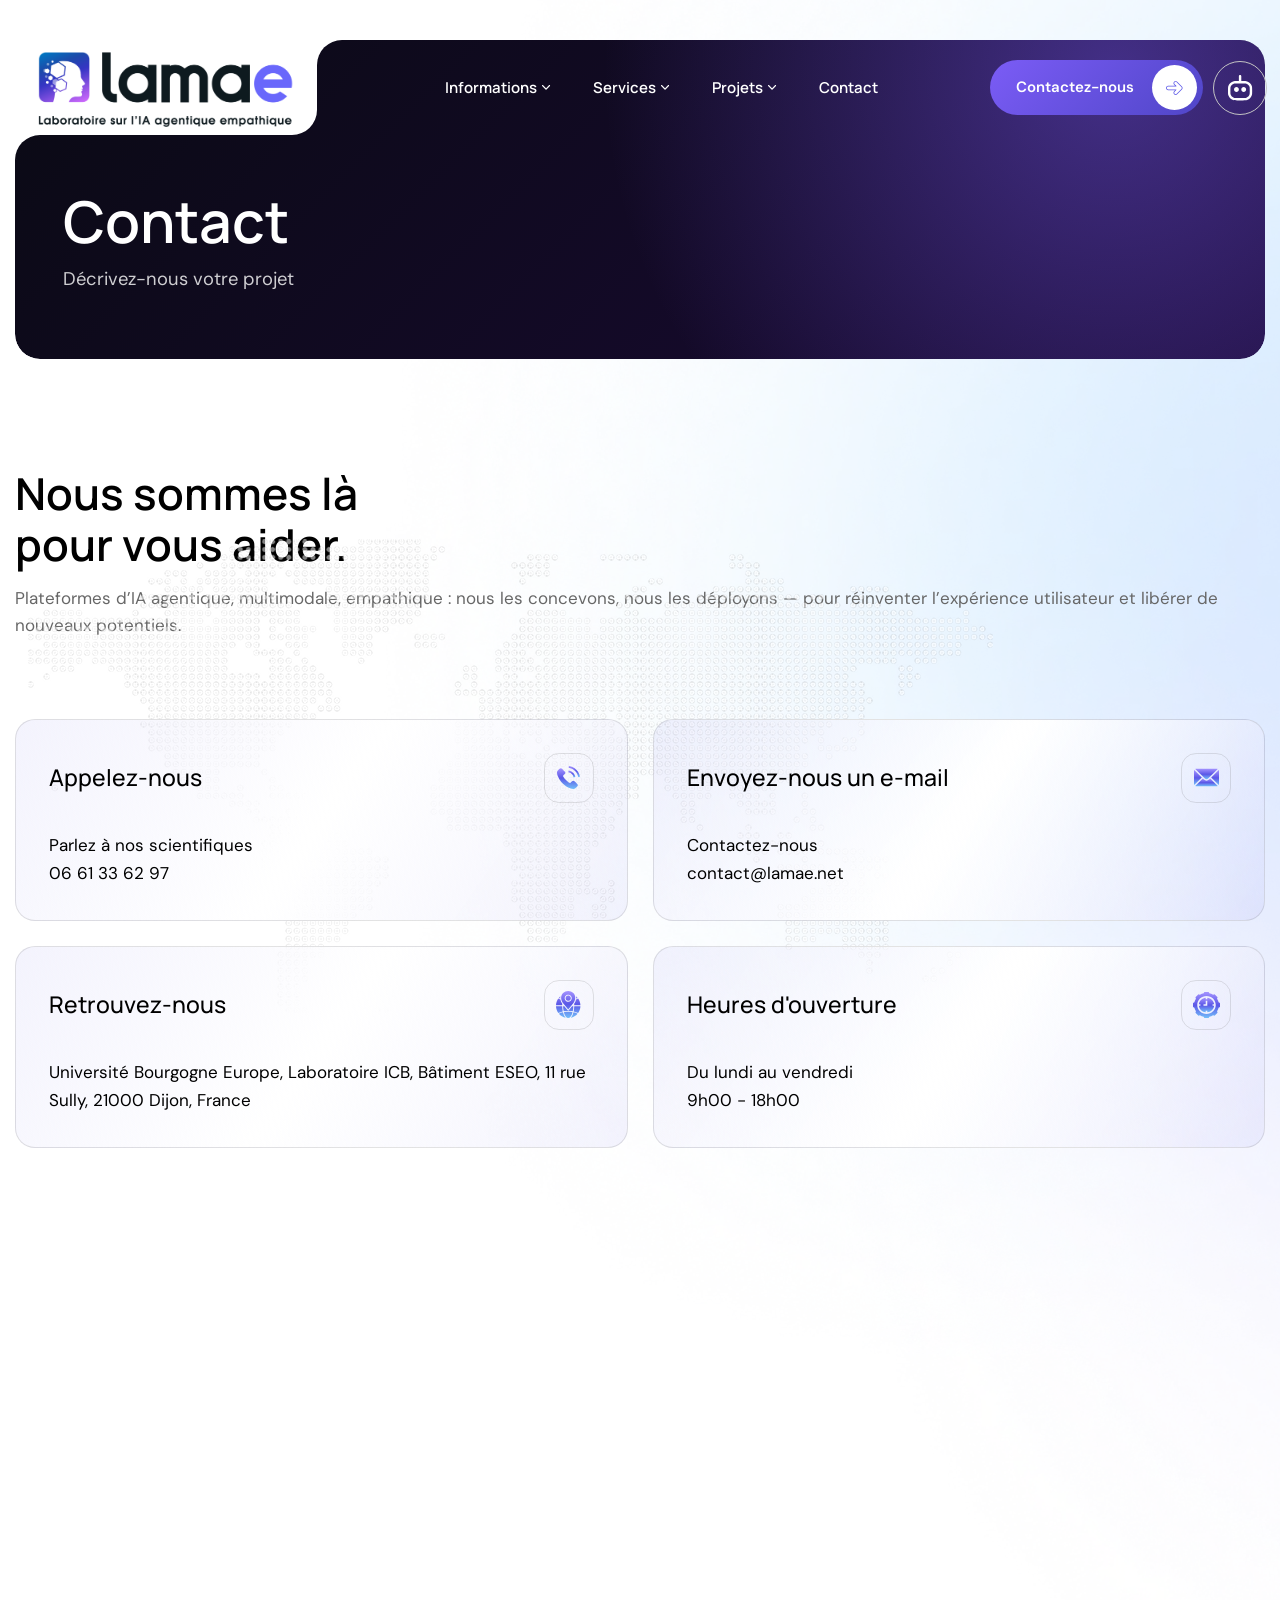
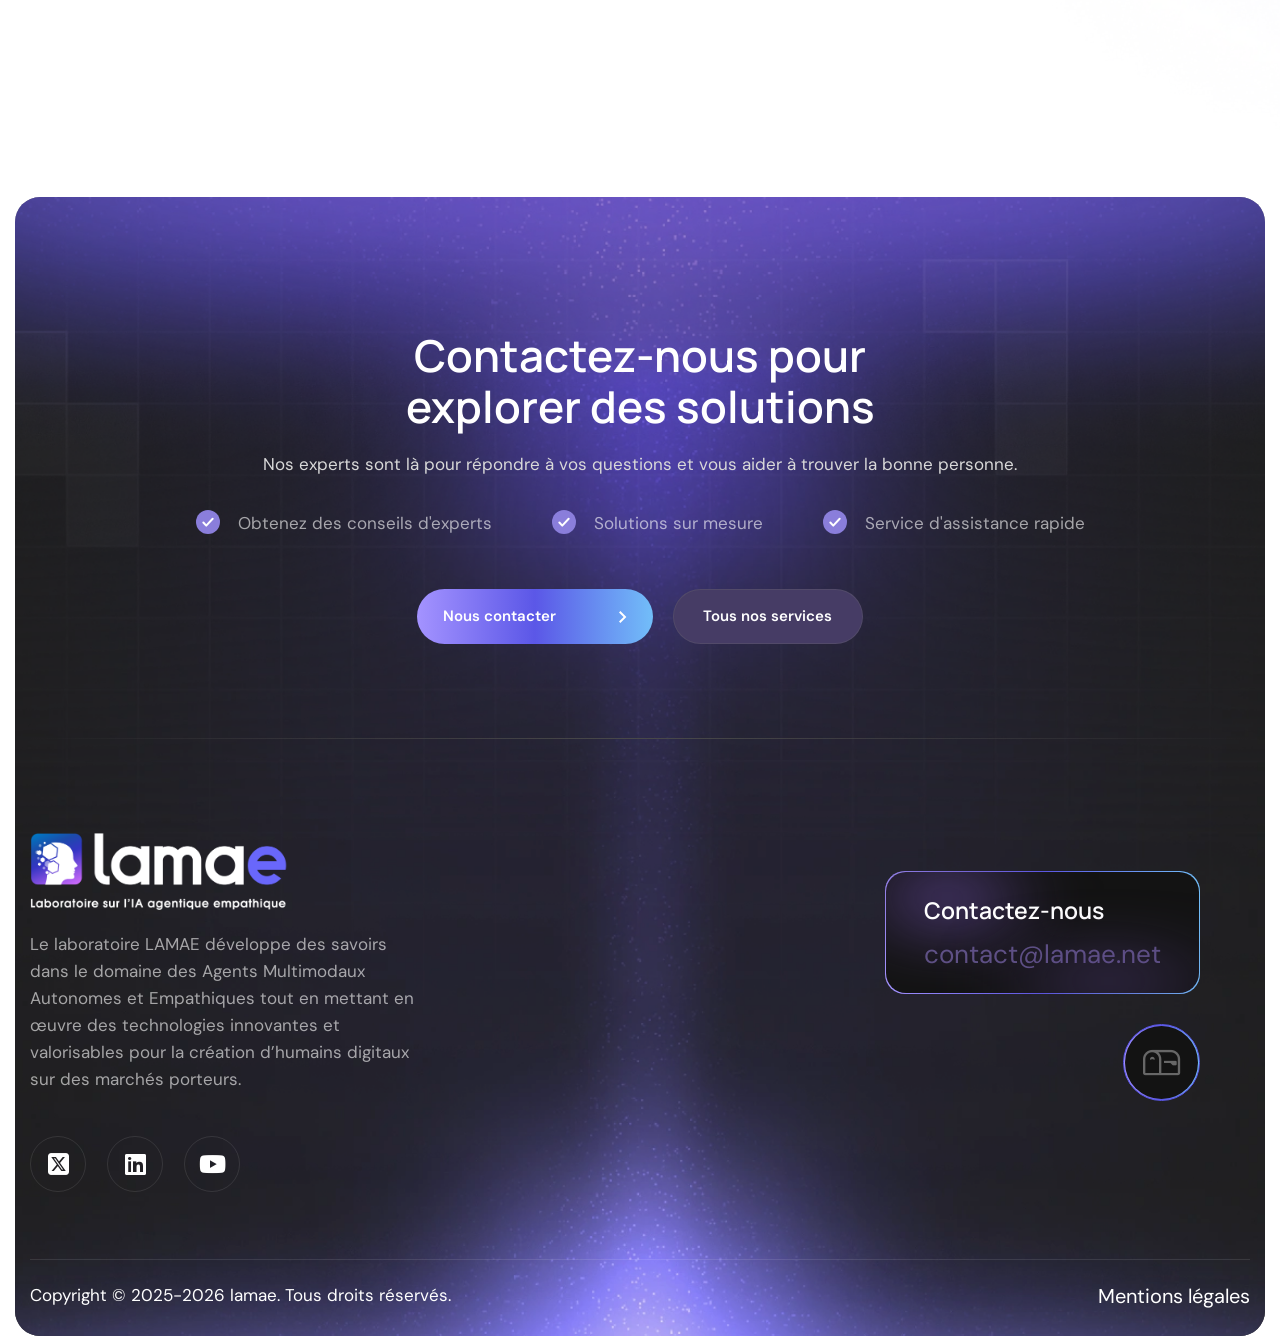
<file: contact/index.html>
<!DOCTYPE html>
<html lang="fr-FR">
<head>
    <meta charset="UTF-8">
    <meta name="viewport" content="width=device-width, initial-scale=1">
    <link rel="profile" href="http://gmpg.org/xfn/11">
    <title>Contact &#8211; lamae</title>
<meta name="description" content="Contacter le laboratoire LAMAE : Laboratoire ICB, Bât. ESEO, 11 rue Sully, 21000 Dijon. Téléphone, e-mail et plan d'accès." />
<meta property="og:type" content="website" />
<meta property="og:site_name" content="lamae" />
<meta property="og:locale" content="fr_FR" />
<meta property="og:title" content="Contact &#8211; lamae" />
<meta property="og:description" content="Contacter le laboratoire LAMAE : Laboratoire ICB, Bât. ESEO, 11 rue Sully, 21000 Dijon. Téléphone, e-mail et plan d'accès." />
<meta property="og:url" content="https://lamae.net/contact/" />
<meta property="og:image" content="https://lamae.net/wp-content/uploads/2026/02/logo-rectangle-noir-vs2-scaled.png" />
<meta name="twitter:card" content="summary_large_image" />
<meta name='robots' content='max-image-preview:large' />
<style id='wp-img-auto-sizes-contain-inline-css' type='text/css'>
img:is([sizes=auto i],[sizes^="auto," i]){contain-intrinsic-size:3000px 1500px}
/*# sourceURL=wp-img-auto-sizes-contain-inline-css */
</style>
<link rel='stylesheet' id='pxl-main-css-css' href='../wp-content/plugins/bravis-addons/assets/css/main.css' type='text/css' media='all' />
<link rel='stylesheet' id='font-awesome-css' href='../wp-content/plugins/elementor/assets/lib/font-awesome/css/all.min.css' type='text/css' media='all' />
<style id='classic-theme-styles-inline-css' type='text/css'>
/*! This file is auto-generated */
.wp-block-button__link{color:#fff;background-color:#32373c;border-radius:9999px;box-shadow:none;text-decoration:none;padding:calc(.667em + 2px) calc(1.333em + 2px);font-size:1.125em}.wp-block-file__button{background:#32373c;color:#fff;text-decoration:none}
/*# sourceURL=/wp-includes/css/classic-themes.min.css */
</style>
<style id='global-styles-inline-css' type='text/css'>
:root{--wp--preset--aspect-ratio--square: 1;--wp--preset--aspect-ratio--4-3: 4/3;--wp--preset--aspect-ratio--3-4: 3/4;--wp--preset--aspect-ratio--3-2: 3/2;--wp--preset--aspect-ratio--2-3: 2/3;--wp--preset--aspect-ratio--16-9: 16/9;--wp--preset--aspect-ratio--9-16: 9/16;--wp--preset--color--black: #000000;--wp--preset--color--cyan-bluish-gray: #abb8c3;--wp--preset--color--white: #ffffff;--wp--preset--color--pale-pink: #f78da7;--wp--preset--color--vivid-red: #cf2e2e;--wp--preset--color--luminous-vivid-orange: #ff6900;--wp--preset--color--luminous-vivid-amber: #fcb900;--wp--preset--color--light-green-cyan: #7bdcb5;--wp--preset--color--vivid-green-cyan: #00d084;--wp--preset--color--pale-cyan-blue: #8ed1fc;--wp--preset--color--vivid-cyan-blue: #0693e3;--wp--preset--color--vivid-purple: #9b51e0;--wp--preset--gradient--vivid-cyan-blue-to-vivid-purple: linear-gradient(135deg,rgb(6,147,227) 0%,rgb(155,81,224) 100%);--wp--preset--gradient--light-green-cyan-to-vivid-green-cyan: linear-gradient(135deg,rgb(122,220,180) 0%,rgb(0,208,130) 100%);--wp--preset--gradient--luminous-vivid-amber-to-luminous-vivid-orange: linear-gradient(135deg,rgb(252,185,0) 0%,rgb(255,105,0) 100%);--wp--preset--gradient--luminous-vivid-orange-to-vivid-red: linear-gradient(135deg,rgb(255,105,0) 0%,rgb(207,46,46) 100%);--wp--preset--gradient--very-light-gray-to-cyan-bluish-gray: linear-gradient(135deg,rgb(238,238,238) 0%,rgb(169,184,195) 100%);--wp--preset--gradient--cool-to-warm-spectrum: linear-gradient(135deg,rgb(74,234,220) 0%,rgb(151,120,209) 20%,rgb(207,42,186) 40%,rgb(238,44,130) 60%,rgb(251,105,98) 80%,rgb(254,248,76) 100%);--wp--preset--gradient--blush-light-purple: linear-gradient(135deg,rgb(255,206,236) 0%,rgb(152,150,240) 100%);--wp--preset--gradient--blush-bordeaux: linear-gradient(135deg,rgb(254,205,165) 0%,rgb(254,45,45) 50%,rgb(107,0,62) 100%);--wp--preset--gradient--luminous-dusk: linear-gradient(135deg,rgb(255,203,112) 0%,rgb(199,81,192) 50%,rgb(65,88,208) 100%);--wp--preset--gradient--pale-ocean: linear-gradient(135deg,rgb(255,245,203) 0%,rgb(182,227,212) 50%,rgb(51,167,181) 100%);--wp--preset--gradient--electric-grass: linear-gradient(135deg,rgb(202,248,128) 0%,rgb(113,206,126) 100%);--wp--preset--gradient--midnight: linear-gradient(135deg,rgb(2,3,129) 0%,rgb(40,116,252) 100%);--wp--preset--font-size--small: 13px;--wp--preset--font-size--medium: 20px;--wp--preset--font-size--large: 36px;--wp--preset--font-size--x-large: 42px;--wp--preset--font-family--inter: "Inter", sans-serif;--wp--preset--font-family--cardo: Cardo;--wp--preset--spacing--20: 0.44rem;--wp--preset--spacing--30: 0.67rem;--wp--preset--spacing--40: 1rem;--wp--preset--spacing--50: 1.5rem;--wp--preset--spacing--60: 2.25rem;--wp--preset--spacing--70: 3.38rem;--wp--preset--spacing--80: 5.06rem;--wp--preset--shadow--natural: 6px 6px 9px rgba(0, 0, 0, 0.2);--wp--preset--shadow--deep: 12px 12px 50px rgba(0, 0, 0, 0.4);--wp--preset--shadow--sharp: 6px 6px 0px rgba(0, 0, 0, 0.2);--wp--preset--shadow--outlined: 6px 6px 0px -3px rgb(255, 255, 255), 6px 6px rgb(0, 0, 0);--wp--preset--shadow--crisp: 6px 6px 0px rgb(0, 0, 0);}:where(.is-layout-flex){gap: 0.5em;}:where(.is-layout-grid){gap: 0.5em;}body .is-layout-flex{display: flex;}.is-layout-flex{flex-wrap: wrap;align-items: center;}.is-layout-flex > :is(*, div){margin: 0;}body .is-layout-grid{display: grid;}.is-layout-grid > :is(*, div){margin: 0;}:where(.wp-block-columns.is-layout-flex){gap: 2em;}:where(.wp-block-columns.is-layout-grid){gap: 2em;}:where(.wp-block-post-template.is-layout-flex){gap: 1.25em;}:where(.wp-block-post-template.is-layout-grid){gap: 1.25em;}.has-black-color{color: var(--wp--preset--color--black) !important;}.has-cyan-bluish-gray-color{color: var(--wp--preset--color--cyan-bluish-gray) !important;}.has-white-color{color: var(--wp--preset--color--white) !important;}.has-pale-pink-color{color: var(--wp--preset--color--pale-pink) !important;}.has-vivid-red-color{color: var(--wp--preset--color--vivid-red) !important;}.has-luminous-vivid-orange-color{color: var(--wp--preset--color--luminous-vivid-orange) !important;}.has-luminous-vivid-amber-color{color: var(--wp--preset--color--luminous-vivid-amber) !important;}.has-light-green-cyan-color{color: var(--wp--preset--color--light-green-cyan) !important;}.has-vivid-green-cyan-color{color: var(--wp--preset--color--vivid-green-cyan) !important;}.has-pale-cyan-blue-color{color: var(--wp--preset--color--pale-cyan-blue) !important;}.has-vivid-cyan-blue-color{color: var(--wp--preset--color--vivid-cyan-blue) !important;}.has-vivid-purple-color{color: var(--wp--preset--color--vivid-purple) !important;}.has-black-background-color{background-color: var(--wp--preset--color--black) !important;}.has-cyan-bluish-gray-background-color{background-color: var(--wp--preset--color--cyan-bluish-gray) !important;}.has-white-background-color{background-color: var(--wp--preset--color--white) !important;}.has-pale-pink-background-color{background-color: var(--wp--preset--color--pale-pink) !important;}.has-vivid-red-background-color{background-color: var(--wp--preset--color--vivid-red) !important;}.has-luminous-vivid-orange-background-color{background-color: var(--wp--preset--color--luminous-vivid-orange) !important;}.has-luminous-vivid-amber-background-color{background-color: var(--wp--preset--color--luminous-vivid-amber) !important;}.has-light-green-cyan-background-color{background-color: var(--wp--preset--color--light-green-cyan) !important;}.has-vivid-green-cyan-background-color{background-color: var(--wp--preset--color--vivid-green-cyan) !important;}.has-pale-cyan-blue-background-color{background-color: var(--wp--preset--color--pale-cyan-blue) !important;}.has-vivid-cyan-blue-background-color{background-color: var(--wp--preset--color--vivid-cyan-blue) !important;}.has-vivid-purple-background-color{background-color: var(--wp--preset--color--vivid-purple) !important;}.has-black-border-color{border-color: var(--wp--preset--color--black) !important;}.has-cyan-bluish-gray-border-color{border-color: var(--wp--preset--color--cyan-bluish-gray) !important;}.has-white-border-color{border-color: var(--wp--preset--color--white) !important;}.has-pale-pink-border-color{border-color: var(--wp--preset--color--pale-pink) !important;}.has-vivid-red-border-color{border-color: var(--wp--preset--color--vivid-red) !important;}.has-luminous-vivid-orange-border-color{border-color: var(--wp--preset--color--luminous-vivid-orange) !important;}.has-luminous-vivid-amber-border-color{border-color: var(--wp--preset--color--luminous-vivid-amber) !important;}.has-light-green-cyan-border-color{border-color: var(--wp--preset--color--light-green-cyan) !important;}.has-vivid-green-cyan-border-color{border-color: var(--wp--preset--color--vivid-green-cyan) !important;}.has-pale-cyan-blue-border-color{border-color: var(--wp--preset--color--pale-cyan-blue) !important;}.has-vivid-cyan-blue-border-color{border-color: var(--wp--preset--color--vivid-cyan-blue) !important;}.has-vivid-purple-border-color{border-color: var(--wp--preset--color--vivid-purple) !important;}.has-vivid-cyan-blue-to-vivid-purple-gradient-background{background: var(--wp--preset--gradient--vivid-cyan-blue-to-vivid-purple) !important;}.has-light-green-cyan-to-vivid-green-cyan-gradient-background{background: var(--wp--preset--gradient--light-green-cyan-to-vivid-green-cyan) !important;}.has-luminous-vivid-amber-to-luminous-vivid-orange-gradient-background{background: var(--wp--preset--gradient--luminous-vivid-amber-to-luminous-vivid-orange) !important;}.has-luminous-vivid-orange-to-vivid-red-gradient-background{background: var(--wp--preset--gradient--luminous-vivid-orange-to-vivid-red) !important;}.has-very-light-gray-to-cyan-bluish-gray-gradient-background{background: var(--wp--preset--gradient--very-light-gray-to-cyan-bluish-gray) !important;}.has-cool-to-warm-spectrum-gradient-background{background: var(--wp--preset--gradient--cool-to-warm-spectrum) !important;}.has-blush-light-purple-gradient-background{background: var(--wp--preset--gradient--blush-light-purple) !important;}.has-blush-bordeaux-gradient-background{background: var(--wp--preset--gradient--blush-bordeaux) !important;}.has-luminous-dusk-gradient-background{background: var(--wp--preset--gradient--luminous-dusk) !important;}.has-pale-ocean-gradient-background{background: var(--wp--preset--gradient--pale-ocean) !important;}.has-electric-grass-gradient-background{background: var(--wp--preset--gradient--electric-grass) !important;}.has-midnight-gradient-background{background: var(--wp--preset--gradient--midnight) !important;}.has-small-font-size{font-size: var(--wp--preset--font-size--small) !important;}.has-medium-font-size{font-size: var(--wp--preset--font-size--medium) !important;}.has-large-font-size{font-size: var(--wp--preset--font-size--large) !important;}.has-x-large-font-size{font-size: var(--wp--preset--font-size--x-large) !important;}
:where(.wp-block-post-template.is-layout-flex){gap: 1.25em;}:where(.wp-block-post-template.is-layout-grid){gap: 1.25em;}
:where(.wp-block-term-template.is-layout-flex){gap: 1.25em;}:where(.wp-block-term-template.is-layout-grid){gap: 1.25em;}
:where(.wp-block-columns.is-layout-flex){gap: 2em;}:where(.wp-block-columns.is-layout-grid){gap: 2em;}
:root :where(.wp-block-pullquote){font-size: 1.5em;line-height: 1.6;}
/*# sourceURL=global-styles-inline-css */
</style>
<link rel='stylesheet' id='elementor-icons-css' href='../wp-content/plugins/elementor/assets/lib/eicons/css/elementor-icons.min.css' type='text/css' media='all' />
<link rel='stylesheet' id='elementor-frontend-css' href='../wp-content/uploads/elementor/css/custom-frontend.min.css' type='text/css' media='all' />
<style id='elementor-frontend-inline-css' type='text/css'>
.elementor-kit-8{--e-global-color-primary:#6EC1E4;--e-global-color-secondary:#54595F;--e-global-color-text:#7A7A7A;--e-global-color-accent:#61CE70;--e-global-typography-primary-font-family:"Roboto";--e-global-typography-primary-font-weight:600;--e-global-typography-secondary-font-family:"Roboto Slab";--e-global-typography-secondary-font-weight:400;--e-global-typography-text-font-family:"Roboto";--e-global-typography-text-font-weight:400;--e-global-typography-accent-font-family:"Roboto";--e-global-typography-accent-font-weight:500;}.elementor-section.elementor-section-boxed > .elementor-container{max-width:1620px;}.e-con{--container-max-width:1620px;}.elementor-widget:not(:last-child){--kit-widget-spacing:0px;}.elementor-element{--widgets-spacing:0px 0px;--widgets-spacing-row:0px;--widgets-spacing-column:0px;}{}h1.entry-title{display:var(--page-title-display);}@media(max-width:1024px){.elementor-section.elementor-section-boxed > .elementor-container{max-width:1024px;}.e-con{--container-max-width:1024px;}}@media(max-width:767px){.elementor-section.elementor-section-boxed > .elementor-container{max-width:767px;}.e-con{--container-max-width:767px;}}
.elementor-269 .elementor-element.elementor-element-861abbf{--display:flex;--flex-direction:row;--container-widget-width:calc( ( 1 - var( --container-widget-flex-grow ) ) * 100% );--container-widget-height:100%;--container-widget-flex-grow:1;--container-widget-align-self:stretch;--flex-wrap-mobile:wrap;--align-items:center;--gap:0px 0px;--row-gap:0px;--column-gap:0px;--margin-top:29px;--margin-bottom:29px;--margin-left:29px;--margin-right:29px;--padding-top:150px;--padding-bottom:150px;--padding-left:150px;--padding-right:150px;}.elementor-269 .elementor-element.elementor-element-861abbf.e-con{--flex-grow:0;--flex-shrink:0;}.elementor-269 .elementor-element.elementor-element-a5ccdfa{--display:flex;--flex-direction:column;--container-widget-width:calc( ( 1 - var( --container-widget-flex-grow ) ) * 100% );--container-widget-height:initial;--container-widget-flex-grow:0;--container-widget-align-self:initial;--flex-wrap-mobile:wrap;--justify-content:center;--align-items:flex-start;--padding-top:0px;--padding-bottom:0px;--padding-left:0px;--padding-right:91px;}.elementor-269 .elementor-element.elementor-element-a5ccdfa.e-con{--flex-grow:0;--flex-shrink:0;}.elementor-269 .elementor-element.elementor-element-7dde64f .pxl-heading .pxl-heading--inner{max-width:621px;}.elementor-269 .elementor-element.elementor-element-7dde64f .pxl-heading .pxl-item--title{margin-bottom:14px;}.elementor-269 .elementor-element.elementor-element-3b53a95 > .elementor-widget-container{margin:0px 0px 130px 0px;}.elementor-269 .elementor-element.elementor-element-28294b6{--display:grid;--e-con-grid-template-columns:repeat(2, 1fr);--e-con-grid-template-rows:repeat(2, 1fr);--gap:25px 25px;--row-gap:25px;--column-gap:25px;--grid-auto-flow:row;--padding-top:0px;--padding-bottom:0px;--padding-left:0px;--padding-right:0px;--z-index:1;}.elementor-269 .elementor-element.elementor-element-28294b6.e-con{--flex-grow:0;--flex-shrink:0;}.elementor-269 .elementor-element.elementor-element-6f8b025{width:var( --container-widget-width, 111.424% );max-width:111.424%;--container-widget-width:111.424%;--container-widget-flex-grow:0;bottom:134.978px;z-index:0;}.elementor-269 .elementor-element.elementor-element-6f8b025.elementor-element{--align-self:center;--flex-grow:1;--flex-shrink:0;}body:not(.rtl) .elementor-269 .elementor-element.elementor-element-6f8b025{left:12.974px;}body.rtl .elementor-269 .elementor-element.elementor-element-6f8b025{right:12.974px;}.elementor-269 .elementor-element.elementor-element-9b7bc08{--display:flex;--flex-direction:column;--container-widget-width:100%;--container-widget-height:initial;--container-widget-flex-grow:0;--container-widget-align-self:initial;--flex-wrap-mobile:wrap;--padding-top:0px;--padding-bottom:40px;--padding-left:15px;--padding-right:15px;}.elementor-269 .elementor-element.elementor-element-6318ba0 iframe{height:500px;filter:brightness( 100% ) contrast( 100% ) saturate( 0% ) blur( 0px ) hue-rotate( 0deg );}:root{--page-title-display:none;}@media(min-width:768px){.elementor-269 .elementor-element.elementor-element-861abbf{--width:94.774%;}.elementor-269 .elementor-element.elementor-element-a5ccdfa{--width:96.709%;}.elementor-269 .elementor-element.elementor-element-28294b6{--width:108.951%;}.elementor-269 .elementor-element.elementor-element-9b7bc08{--content-width:1840px;}}@media(max-width:1024px) and (min-width:768px){.elementor-269 .elementor-element.elementor-element-a5ccdfa{--width:100%;}}@media(max-width:1366px){.elementor-269 .elementor-element.elementor-element-a5ccdfa{--padding-top:0px;--padding-bottom:0px;--padding-left:0px;--padding-right:45px;}.elementor-269 .elementor-element.elementor-element-3b53a95 > .elementor-widget-container{margin:0px 0px 80px 0px;}.elementor-269 .elementor-element.elementor-element-28294b6{--grid-auto-flow:row;}}@media(max-width:1200px){.elementor-269 .elementor-element.elementor-element-861abbf{--padding-top:100px;--padding-bottom:100px;--padding-left:15px;--padding-right:15px;}.elementor-269 .elementor-element.elementor-element-3b53a95 > .elementor-widget-container{margin:0px 0px 40px 0px;}.elementor-269 .elementor-element.elementor-element-28294b6{--gap:15px 15px;--row-gap:15px;--column-gap:15px;--grid-auto-flow:row;}.elementor-269 .elementor-element.elementor-element-56b37a4{width:100%;max-width:100%;}.elementor-269 .elementor-element.elementor-element-a11841e{width:100%;max-width:100%;}.elementor-269 .elementor-element.elementor-element-2089883{width:100%;max-width:100%;}.elementor-269 .elementor-element.elementor-element-1e06242{width:100%;max-width:100%;}}@media(max-width:1024px){.elementor-269 .elementor-element.elementor-element-861abbf{--flex-direction:column;--container-widget-width:100%;--container-widget-height:initial;--container-widget-flex-grow:0;--container-widget-align-self:initial;--flex-wrap-mobile:wrap;--padding-top:80px;--padding-bottom:80px;--padding-left:15px;--padding-right:15px;}.elementor-269 .elementor-element.elementor-element-a5ccdfa{--padding-top:0px;--padding-bottom:80px;--padding-left:0px;--padding-right:0px;}.elementor-269 .elementor-element.elementor-element-28294b6{--grid-auto-flow:row;}body:not(.rtl) .elementor-269 .elementor-element.elementor-element-6f8b025{left:-1px;}body.rtl .elementor-269 .elementor-element.elementor-element-6f8b025{right:-1px;}.elementor-269 .elementor-element.elementor-element-6f8b025{bottom:-24.999px;}}@media(max-width:880px){.elementor-269 .elementor-element.elementor-element-28294b6{--grid-auto-flow:row;}}@media(max-width:767px){.elementor-269 .elementor-element.elementor-element-861abbf{--padding-top:70px;--padding-bottom:070px;--padding-left:15px;--padding-right:15px;}.elementor-269 .elementor-element.elementor-element-28294b6{--e-con-grid-template-columns:1fr;--grid-auto-flow:row;}}
.elementor-37 .elementor-element.elementor-element-5a89010{--display:flex;--flex-direction:column;--container-widget-width:100%;--container-widget-height:initial;--container-widget-flex-grow:0;--container-widget-align-self:initial;--flex-wrap-mobile:wrap;--padding-top:0px;--padding-bottom:0px;--padding-left:015px;--padding-right:015px;}.elementor-37 .elementor-element.elementor-element-5a89010.e-con{--align-self:center;--flex-grow:0;--flex-shrink:0;}.elementor-37 .elementor-element.elementor-element-0ccfa0c{--display:flex;--flex-direction:column;--container-widget-width:100%;--container-widget-height:initial;--container-widget-flex-grow:0;--container-widget-align-self:initial;--flex-wrap-mobile:wrap;--overlay-opacity:1;--border-radius:25px 25px 25px 25px;--padding-top:133px;--padding-bottom:0px;--padding-left:15px;--padding-right:15px;}.elementor-37 .elementor-element.elementor-element-0ccfa0c:not(.elementor-motion-effects-element-type-background), .elementor-37 .elementor-element.elementor-element-0ccfa0c > .elementor-motion-effects-container > .elementor-motion-effects-layer{background-color:#1F1F1F;}.elementor-37 .elementor-element.elementor-element-0ccfa0c::before, .elementor-37 .elementor-element.elementor-element-0ccfa0c > .elementor-background-video-container::before, .elementor-37 .elementor-element.elementor-element-0ccfa0c > .e-con-inner > .elementor-background-video-container::before, .elementor-37 .elementor-element.elementor-element-0ccfa0c > .elementor-background-slideshow::before, .elementor-37 .elementor-element.elementor-element-0ccfa0c > .e-con-inner > .elementor-background-slideshow::before, .elementor-37 .elementor-element.elementor-element-0ccfa0c > .elementor-motion-effects-container > .elementor-motion-effects-layer::before{background-image:url("../wp-content/uploads/2025/11/bg-footer.webp");--background-overlay:'';background-position:center center;background-repeat:no-repeat;background-size:cover;}.elementor-37 .elementor-element.elementor-element-cb2f01e .pxl-heading{text-align:center;}.elementor-37 .elementor-element.elementor-element-cb2f01e .pxl-heading .pxl-heading--inner{max-width:850px;}.elementor-37 .elementor-element.elementor-element-cb2f01e .pxl-heading .pxl-item--title{color:#FFFFFF;-webkit-text-stroke-color:#FFFFFF;margin-bottom:18px;}.elementor-37 .elementor-element.elementor-element-cb2f01e .pxl-heading .pxl-item--title.style-outline .pxl-text-line-backdrop svg{stroke:#FFFFFF;}.elementor-37 .elementor-element.elementor-element-760ef16 > .elementor-widget-container{margin:0px 0px 32px 0px;}.elementor-37 .elementor-element.elementor-element-760ef16 .pxl-text-editor{text-align:center;}.elementor-37 .elementor-element.elementor-element-760ef16 .pxl-text-editor , .elementor-37 .elementor-element.elementor-element-760ef16 .pxl-text-editor p{color:#D9D9D9;}.elementor-37 .elementor-element.elementor-element-25917d3 > .elementor-widget-container{margin:0px 0px 47px 0px;}.elementor-37 .elementor-element.elementor-element-25917d3 .pxl-link{text-align:center;justify-content:center;}.elementor-37 .elementor-element.elementor-element-25917d3 .pxl-link.type-horizontal li{margin-left:30px;margin-right:30px;}.elementor-37 .elementor-element.elementor-element-25917d3 .pxl-link a i, .elementor-37 .elementor-element.elementor-element-25917d3 .pxl-link a svg{margin-right:18px;}.elementor-37 .elementor-element.elementor-element-96fe4f8{--display:flex;--flex-direction:row;--container-widget-width:initial;--container-widget-height:100%;--container-widget-flex-grow:1;--container-widget-align-self:stretch;--flex-wrap-mobile:wrap;--justify-content:center;--gap:20px 20px;--row-gap:20px;--column-gap:20px;--padding-top:0px;--padding-bottom:0px;--padding-left:0px;--padding-right:0px;}.elementor-37 .elementor-element.elementor-element-7978119 .pxl-button .btn{text-transform:none;}.elementor-37 .elementor-element.elementor-element-7978119 .pxl-button .btn.pxl-icon--right:not(.btn-svg) i, .elementor-37 .elementor-element.elementor-element-7978119 .pxl-button .btn.pxl-icon--right:not(.btn-svg) svg{margin-left:10px;}.elementor-37 .elementor-element.elementor-element-7978119 .pxl-button .btn-svg.pxl-icon--right:hover svg{margin-left:10px;}.elementor-37 .elementor-element.elementor-element-32488bb .btn:not(.btn-stroke).btn-outline::before{background-color:transparent;background-image:linear-gradient(180deg, #8A717100 0%, #F2295B00 100%);}.elementor-37 .elementor-element.elementor-element-32488bb .pxl-button .btn{color:#FFFFFF;background-color:#463C65;line-height:53px;border-style:solid !important;border-width:1px 1px 1px 1px !important;border-color:#74747440 !important;border-radius:16px 16px 16px 16px;padding:0px 29px 0px 29px;}.elementor-37 .elementor-element.elementor-element-32488bb .pxl-button .btn.pxl-icon--right:not(.btn-svg) i, .elementor-37 .elementor-element.elementor-element-32488bb .pxl-button .btn.pxl-icon--right:not(.btn-svg) svg{margin-left:10px;}.elementor-37 .elementor-element.elementor-element-32488bb .pxl-button .btn-svg.pxl-icon--right:hover svg{margin-left:10px;}.elementor-37 .elementor-element.elementor-element-1a6df81 > .elementor-widget-container{margin:94px 0px 90px 0px;}.elementor-37 .elementor-element.elementor-element-1a6df81{--divider-start-color:#49494900;--divider-center-color:#494949;}.elementor-37 .elementor-element.elementor-element-1a6df81 .pxl-el-divider.gradient{background:linear-gradient(90deg, var(--divider-start-color, #000) 0%, var(--divider-center-color, #000) 50%, #49494900 100%);}.elementor-37 .elementor-element.elementor-element-d1ce282{--display:flex;--flex-direction:row;--container-widget-width:initial;--container-widget-height:100%;--container-widget-flex-grow:1;--container-widget-align-self:stretch;--flex-wrap-mobile:wrap;--padding-top:0px;--padding-bottom:0px;--padding-left:0px;--padding-right:0px;}.elementor-37 .elementor-element.elementor-element-70f4fcd{--display:flex;--padding-top:0px;--padding-bottom:69px;--padding-left:0px;--padding-right:0px;}.elementor-37 .elementor-element.elementor-element-70f4fcd.e-con{--flex-grow:0;--flex-shrink:0;}.elementor-37 .elementor-element.elementor-element-4dd9b56 > .elementor-widget-container{margin:0px 0px 21px 0px;}.elementor-37 .elementor-element.elementor-element-4dd9b56 .pxl-logo img{max-height:81px;}.elementor-37 .elementor-element.elementor-element-5b110b0 > .elementor-widget-container{margin:0px 0px 36px 0px;}.elementor-37 .elementor-element.elementor-element-5b110b0 .pxl-text-editor .pxl-item--inner{max-width:400px;}.elementor-37 .elementor-element.elementor-element-5b110b0 .pxl-text-editor , .elementor-37 .elementor-element.elementor-element-5b110b0 .pxl-text-editor p{color:#FFFFFF99;}.elementor-37 .elementor-element.elementor-element-e515197{--display:flex;--flex-direction:row;--container-widget-width:initial;--container-widget-height:100%;--container-widget-flex-grow:1;--container-widget-align-self:stretch;--flex-wrap-mobile:wrap;--gap:57px 57px;--row-gap:57px;--column-gap:57px;--margin-top:42px;--margin-bottom:0px;--margin-left:0px;--margin-right:0px;--padding-top:0px;--padding-bottom:0px;--padding-left:0px;--padding-right:0px;}.elementor-37 .elementor-element.elementor-element-9fcf7e4{width:var( --container-widget-width, 100.633% );max-width:100.633%;--container-widget-width:100.633%;--container-widget-flex-grow:0;}.elementor-37 .elementor-element.elementor-element-9fcf7e4 > .elementor-widget-container{padding:0px 50px 0px 0px;}.elementor-37 .elementor-element.elementor-element-9fcf7e4.elementor-element{--order:-99999 /* order start hack */;--flex-grow:0;--flex-shrink:0;}.elementor-37 .elementor-element.elementor-element-9fcf7e4 .pxl-icon-box{max-width:690px;}.elementor-37 .elementor-element.elementor-element-9fcf7e4 .pxl-icon-box .pxl-item--title,.elementor-37 .elementor-element.elementor-element-9fcf7e4 .pxl-icon-box .pxl-item--title a{color:#FFFFFF;text-transform:none;}.elementor-37 .elementor-element.elementor-element-9fcf7e4 .pxl-icon-box .pxl-item--title{margin-bottom:13px !important;}.elementor-37 .elementor-element.elementor-element-9fcf7e4 .pxl-icon-box .pxl-item--description,.elementor-37 .elementor-element.elementor-element-9fcf7e4 .pxl-icon-box .pxl-item--desc{color:#8730DF;font-size:26px;}.elementor-37 .elementor-element.elementor-element-9fcf7e4 .pxl-icon-box .pxl-item--description a,.elementor-37 .elementor-element.elementor-element-9fcf7e4 .pxl-icon-box .pxl-item--desc a{color:#7967ACBA;}.elementor-37 .elementor-element.elementor-element-9fcf7e4 .pxl-icon-box .pxl-item--description a:hover,.elementor-37 .elementor-element.elementor-element-9fcf7e4 .pxl-icon-box .pxl-item--desc a:hover{color:#6E3BD1;}.elementor-37 .elementor-element.elementor-element-9fcf7e4 .pxl-icon-box .pxl-item--icon{width:77px;height:77px;}.elementor-37 .elementor-element.elementor-element-9fcf7e4 .pxl-icon-box .pxl-item--icon i{font-size:37px;}.elementor-37 .elementor-element.elementor-element-9fcf7e4 .pxl-icon-box .pxl-item--icon svg{height:37px;width:37px;}.elementor-37 .elementor-element.elementor-element-2043f76{--display:flex;--flex-direction:row;--container-widget-width:calc( ( 1 - var( --container-widget-flex-grow ) ) * 100% );--container-widget-height:100%;--container-widget-flex-grow:1;--container-widget-align-self:stretch;--flex-wrap-mobile:wrap;--justify-content:space-between;--align-items:center;border-style:solid;--border-style:solid;border-width:1px 0px 0px 0px;--border-top-width:1px;--border-right-width:0px;--border-bottom-width:0px;--border-left-width:0px;border-color:#FFFFFF1A;--border-color:#FFFFFF1A;--padding-top:22px;--padding-bottom:25px;--padding-left:0px;--padding-right:0px;}.elementor-37 .elementor-element.elementor-element-2043f76 .pxl-bd-glow.top::before, .elementor-37 .elementor-element.elementor-element-2043f76 .pxl-bd-glow.bottom::before{background:linear-gradient(to right, transparent 0%, transparent calc(var(--pxl-bd-gx) - var(--pxl-bd-spread)), #000000 var(--pxl-bd-gx), transparent calc(var(--pxl-bd-gx) + var(--pxl-bd-spread)), transparent 100%);}.elementor-37 .elementor-element.elementor-element-2043f76 .pxl-bd-glow.left::before, .elementor-37 .elementor-element.elementor-element-2043f76 .pxl-bd-glow.right::before{background:linear-gradient(to bottom, transparent 0%, transparent calc(var(--pxl-bd-gy) - var(--pxl-bd-spread)), #000000 var(--pxl-bd-gy), transparent calc(var(--pxl-bd-gy) + var(--pxl-bd-spread)), transparent 100%);}.elementor-37 .elementor-element.elementor-element-f494afe .pxl-text-editor , .elementor-37 .elementor-element.elementor-element-f494afe .pxl-text-editor p{color:#FFFFFF;}.elementor-37 .elementor-element.elementor-element-f494afe .pxl-text-editor a{color:#FFFFFF;}.elementor-37 .elementor-element.elementor-element-f494afe .pxl-text-editor a:hover{color:#5653CF;}.elementor-37 .elementor-element.elementor-element-f494afe .pxl-text-editor.underline a:hover{text-decoration:underline #5653CF !important;}.elementor-37 .elementor-element.elementor-element-69d1fd8 > .elementor-widget-container{margin:0px 0px 00px 0px;}.elementor-37 .elementor-element.elementor-element-69d1fd8 .pxl-text-editor{text-align:center;}.elementor-37 .elementor-element.elementor-element-69d1fd8 .pxl-text-editor .pxl-item--inner{max-width:924px;}.elementor-37 .elementor-element.elementor-element-69d1fd8 .pxl-text-editor , .elementor-37 .elementor-element.elementor-element-69d1fd8 .pxl-text-editor p{color:#D9D9D9;font-size:20px;font-weight:400;line-height:30px;}.elementor-37 .elementor-element.elementor-element-69d1fd8 .pxl-text-editor a{color:#FFFFFF;}@media(max-width:1366px){.elementor-37 .elementor-element.elementor-element-70f4fcd{--padding-top:0px;--padding-bottom:60px;--padding-left:0px;--padding-right:15px;}.elementor-37 .elementor-element.elementor-element-9fcf7e4{width:var( --container-widget-width, 427.628px );max-width:427.628px;--container-widget-width:427.628px;--container-widget-flex-grow:0;}}@media(max-width:1200px){.elementor-37 .elementor-element.elementor-element-0ccfa0c{--padding-top:100px;--padding-bottom:0px;--padding-left:15px;--padding-right:15px;}.elementor-37 .elementor-element.elementor-element-1a6df81 > .elementor-widget-container{margin:60px 0px 60px 0px;}.elementor-37 .elementor-element.elementor-element-d1ce282{--flex-wrap:wrap;}.elementor-37 .elementor-element.elementor-element-70f4fcd{--padding-top:0px;--padding-bottom:0px;--padding-left:0px;--padding-right:30px;}}@media(max-width:1024px){.elementor-37 .elementor-element.elementor-element-0ccfa0c{--padding-top:80px;--padding-bottom:0px;--padding-left:15px;--padding-right:15px;}.elementor-37 .elementor-element.elementor-element-25917d3 .pxl-link.type-horizontal li{margin-left:15px;margin-right:15px;}.elementor-37 .elementor-element.elementor-element-25917d3 .pxl-link li a{align-items:Center;}.elementor-37 .elementor-element.elementor-element-25917d3 .pxl-link a i, .elementor-37 .elementor-element.elementor-element-25917d3 .pxl-link a svg{margin-right:7px;}.elementor-37 .elementor-element.elementor-element-25917d3 .pxl-link a i{font-size:16px;}.elementor-37 .elementor-element.elementor-element-25917d3 .pxl-link a svg{height:16px;min-width:16px;}.elementor-37 .elementor-element.elementor-element-25917d3 .pxl-link.style-3 a:hover i{font-size:16px !important;}.elementor-37 .elementor-element.elementor-element-e515197{--margin-top:35px;--margin-bottom:0px;--margin-left:0px;--margin-right:0px;}.elementor-37 .elementor-element.elementor-element-69d1fd8 > .elementor-widget-container{margin:0px 0px 35px 0px;}.elementor-37 .elementor-element.elementor-element-69d1fd8 .pxl-text-editor , .elementor-37 .elementor-element.elementor-element-69d1fd8 .pxl-text-editor p{font-size:17px;line-height:1.5;}}@media(max-width:767px){.elementor-37 .elementor-element.elementor-element-0ccfa0c{--padding-top:70px;--padding-bottom:0px;--padding-left:015px;--padding-right:015px;}.elementor-37 .elementor-element.elementor-element-25917d3 .pxl-link{text-align:left;justify-content:left;}.elementor-37 .elementor-element.elementor-element-25917d3 .pxl-link.type-horizontal li{margin-left:0px;margin-right:15px;}.elementor-37 .elementor-element.elementor-element-25917d3 .pxl-link li a{align-items:Center;}.elementor-37 .elementor-element.elementor-element-25917d3 .pxl-link a i, .elementor-37 .elementor-element.elementor-element-25917d3 .pxl-link a svg{margin-right:14px;}.elementor-37 .elementor-element.elementor-element-32488bb .pxl-button .btn{line-height:45px;}.elementor-37 .elementor-element.elementor-element-1a6df81 > .elementor-widget-container{margin:40px 0px 40px 0px;}.elementor-37 .elementor-element.elementor-element-e515197{--gap:15px 30px;--row-gap:15px;--column-gap:30px;--margin-top:25px;--margin-bottom:0px;--margin-left:0px;--margin-right:0px;}.elementor-37 .elementor-element.elementor-element-9fcf7e4 .pxl-icon-box .pxl-item--title,.elementor-37 .elementor-element.elementor-element-9fcf7e4 .pxl-icon-box .pxl-item--title a{font-size:17px;}.elementor-37 .elementor-element.elementor-element-9fcf7e4 .pxl-icon-box .pxl-item--title{margin-bottom:10px !important;}.elementor-37 .elementor-element.elementor-element-2043f76{--justify-content:center;--gap:30px 30px;--row-gap:30px;--column-gap:30px;}.elementor-37 .elementor-element.elementor-element-f494afe .pxl-text-editor{text-align:center;}}@media(min-width:768px){.elementor-37 .elementor-element.elementor-element-5a89010{--content-width:1840px;}.elementor-37 .elementor-element.elementor-element-70f4fcd{--width:65.146%;}}@media(max-width:1366px) and (min-width:768px){.elementor-37 .elementor-element.elementor-element-70f4fcd{--width:813.279px;}}@media(max-width:1200px) and (min-width:768px){.elementor-37 .elementor-element.elementor-element-70f4fcd{--width:40%;}}@media(max-width:1024px) and (min-width:768px){.elementor-37 .elementor-element.elementor-element-70f4fcd{--width:50%;}}
.elementor-110 .elementor-element.elementor-element-739fe6a{--display:flex;--flex-direction:column;--container-widget-width:100%;--container-widget-height:initial;--container-widget-flex-grow:0;--container-widget-align-self:initial;--flex-wrap-mobile:wrap;--padding-top:0px;--padding-bottom:0px;--padding-left:15px;--padding-right:15px;}.elementor-110 .elementor-element.elementor-element-eee3e0e{--display:flex;--overflow:hidden;--overlay-opacity:1;--border-radius:25px 25px 25px 25px;--padding-top:107px;--padding-bottom:135px;--padding-left:110px;--padding-right:15px;}.elementor-110 .elementor-element.elementor-element-eee3e0e:not(.elementor-motion-effects-element-type-background), .elementor-110 .elementor-element.elementor-element-eee3e0e > .elementor-motion-effects-container > .elementor-motion-effects-layer{background-color:#1C1C22;}.elementor-110 .elementor-element.elementor-element-eee3e0e::before, .elementor-110 .elementor-element.elementor-element-eee3e0e > .elementor-background-video-container::before, .elementor-110 .elementor-element.elementor-element-eee3e0e > .e-con-inner > .elementor-background-video-container::before, .elementor-110 .elementor-element.elementor-element-eee3e0e > .elementor-background-slideshow::before, .elementor-110 .elementor-element.elementor-element-eee3e0e > .e-con-inner > .elementor-background-slideshow::before, .elementor-110 .elementor-element.elementor-element-eee3e0e > .elementor-motion-effects-container > .elementor-motion-effects-layer::before{background-image:url("../wp-content/uploads/2025/11/bg-pt.webp");--background-overlay:'';background-position:center center;background-repeat:no-repeat;background-size:cover;}.elementor-110 .elementor-element.elementor-element-ed0a794 .pxl-heading .pxl-item--title{color:#FFFFFF;-webkit-text-stroke-color:#FFFFFF;font-size:70px;line-height:1.31428;margin-bottom:11px;}.elementor-110 .elementor-element.elementor-element-ed0a794 .pxl-heading .pxl-item--title.style-outline .pxl-text-line-backdrop svg{stroke:#FFFFFF;}.elementor-110 .elementor-element.elementor-element-086dff0 .pxl-text-editor .pxl-item--inner{max-width:660px;}.elementor-110 .elementor-element.elementor-element-086dff0 .pxl-text-editor , .elementor-110 .elementor-element.elementor-element-086dff0 .pxl-text-editor p{color:#D9D9D9;font-family:"DM Sans", Sans-serif;font-size:20px;line-height:1.5;}body:not(.rtl) .elementor-110 .elementor-element.elementor-element-ab135c0{right:224px;}body.rtl .elementor-110 .elementor-element.elementor-element-ab135c0{left:224px;}.elementor-110 .elementor-element.elementor-element-ab135c0{bottom:0px;}@media(min-width:768px){.elementor-110 .elementor-element.elementor-element-739fe6a{--content-width:1840px;}}@media(max-width:1366px){.elementor-110 .elementor-element.elementor-element-eee3e0e{--padding-top:100px;--padding-bottom:115px;--padding-left:30px;--padding-right:30px;}body:not(.rtl) .elementor-110 .elementor-element.elementor-element-ab135c0{right:100px;}body.rtl .elementor-110 .elementor-element.elementor-element-ab135c0{left:100px;}}@media(max-width:1200px){.elementor-110 .elementor-element.elementor-element-ed0a794 .pxl-heading .pxl-item--title{font-size:46px;}.elementor-110 .elementor-element.elementor-element-086dff0 .pxl-text-editor , .elementor-110 .elementor-element.elementor-element-086dff0 .pxl-text-editor p{font-size:17px;}}@media(max-width:1024px){.elementor-110 .elementor-element.elementor-element-eee3e0e{--border-radius:20px 20px 20px 20px;}.elementor-110 .elementor-element.elementor-element-ed0a794 .pxl-heading .pxl-item--title{font-size:38px;}body:not(.rtl) .elementor-110 .elementor-element.elementor-element-ab135c0{right:30px;}body.rtl .elementor-110 .elementor-element.elementor-element-ab135c0{left:30px;}}@media(max-width:767px){.elementor-110 .elementor-element.elementor-element-eee3e0e{--border-radius:15px 15px 15px 15px;--padding-top:70px;--padding-bottom:70px;--padding-left:15px;--padding-right:15px;}.elementor-110 .elementor-element.elementor-element-ed0a794 .pxl-heading .pxl-item--title{font-size:34px;}.elementor-110 .elementor-element.elementor-element-086dff0 > .elementor-widget-container{margin:0px 0px 35px 0px;}.elementor-110 .elementor-element.elementor-element-086dff0 .pxl-text-editor , .elementor-110 .elementor-element.elementor-element-086dff0 .pxl-text-editor p{font-size:15px;}body:not(.rtl) .elementor-110 .elementor-element.elementor-element-ab135c0{right:0px;}body.rtl .elementor-110 .elementor-element.elementor-element-ab135c0{left:0px;}.elementor-110 .elementor-element.elementor-element-ab135c0{bottom:0px;}}
.elementor-945 .elementor-element.elementor-element-b80a597{--display:flex;--flex-direction:row;--container-widget-width:initial;--container-widget-height:100%;--container-widget-flex-grow:1;--container-widget-align-self:stretch;--flex-wrap-mobile:wrap;--gap:30px 30px;--row-gap:30px;--column-gap:30px;--padding-top:0px;--padding-bottom:0px;--padding-left:0px;--padding-right:0px;}.elementor-945 .elementor-element.elementor-element-752e14e{width:var( --container-widget-width, calc(50% - 15px) );max-width:calc(50% - 15px);--container-widget-width:calc(50% - 15px);--container-widget-flex-grow:0;}.elementor-945 .elementor-element.elementor-element-8e615cc{width:var( --container-widget-width, calc(50% - 15px) );max-width:calc(50% - 15px);--container-widget-width:calc(50% - 15px);--container-widget-flex-grow:0;}.elementor-945 .elementor-element.elementor-element-9c34193{width:var( --container-widget-width, calc(50% - 15px) );max-width:calc(50% - 15px);--container-widget-width:calc(50% - 15px);--container-widget-flex-grow:0;}@media(max-width:1024px){.elementor-945 .elementor-element.elementor-element-b80a597{--flex-wrap:wrap;}}@media(max-width:767px){.elementor-945 .elementor-element.elementor-element-752e14e{width:100%;max-width:100%;}.elementor-945 .elementor-element.elementor-element-8e615cc{width:100%;max-width:100%;}.elementor-945 .elementor-element.elementor-element-9c34193{width:100%;max-width:100%;}}
.elementor-969 .elementor-element.elementor-element-b80a597{--display:flex;--flex-direction:row;--container-widget-width:initial;--container-widget-height:100%;--container-widget-flex-grow:1;--container-widget-align-self:stretch;--flex-wrap-mobile:wrap;--gap:30px 30px;--row-gap:30px;--column-gap:30px;--padding-top:0px;--padding-bottom:0px;--padding-left:0px;--padding-right:0px;}.elementor-969 .elementor-element.elementor-element-752e14e{width:var( --container-widget-width, calc(50% - 15px) );max-width:calc(50% - 15px);--container-widget-width:calc(50% - 15px);--container-widget-flex-grow:0;}.elementor-969 .elementor-element.elementor-element-8e615cc{width:var( --container-widget-width, calc(50% - 15px) );max-width:calc(50% - 15px);--container-widget-width:calc(50% - 15px);--container-widget-flex-grow:0;}.elementor-969 .elementor-element.elementor-element-9c34193{width:var( --container-widget-width, calc(50% - 15px) );max-width:calc(50% - 15px);--container-widget-width:calc(50% - 15px);--container-widget-flex-grow:0;}@media(max-width:1024px){.elementor-969 .elementor-element.elementor-element-b80a597{--flex-wrap:wrap;}}@media(max-width:767px){.elementor-969 .elementor-element.elementor-element-752e14e{width:100%;max-width:100%;}.elementor-969 .elementor-element.elementor-element-8e615cc{width:100%;max-width:100%;}.elementor-969 .elementor-element.elementor-element-9c34193{width:100%;max-width:100%;}}
.elementor-9307 .elementor-element.elementor-element-dc99382{--display:flex;--flex-direction:row;--container-widget-width:initial;--container-widget-height:100%;--container-widget-flex-grow:1;--container-widget-align-self:stretch;--flex-wrap-mobile:wrap;--padding-top:0px;--padding-bottom:0px;--padding-left:15px;--padding-right:15px;}.elementor-9307 .elementor-element.elementor-element-dc99382 >.pxl-section-divider{height:1px;}.elementor-9307 .elementor-element.elementor-element-dc99382 .e-con-inner >.pxl-section-divider{height:1px;}.elementor-9307 .elementor-element.elementor-element-bbed477{--display:flex;border-style:solid;--border-style:solid;border-width:0px 1px 0px 0px;--border-top-width:0px;--border-right-width:1px;--border-bottom-width:0px;--border-left-width:0px;border-color:#D9D9D940;--border-color:#D9D9D940;--padding-top:90px;--padding-bottom:96px;--padding-left:0px;--padding-right:0px;}.elementor-9307 .elementor-element.elementor-element-bbed477 .pxl-bd-glow.top::before, .elementor-9307 .elementor-element.elementor-element-bbed477 .pxl-bd-glow.bottom::before{background:linear-gradient(to right, transparent 0%, transparent calc(var(--pxl-bd-gx) - var(--pxl-bd-spread)), #FFFFFFAD var(--pxl-bd-gx), transparent calc(var(--pxl-bd-gx) + var(--pxl-bd-spread)), transparent 100%);}.elementor-9307 .elementor-element.elementor-element-bbed477 .pxl-bd-glow.left::before, .elementor-9307 .elementor-element.elementor-element-bbed477 .pxl-bd-glow.right::before{background:linear-gradient(to bottom, transparent 0%, transparent calc(var(--pxl-bd-gy) - var(--pxl-bd-spread)), #FFFFFFAD var(--pxl-bd-gy), transparent calc(var(--pxl-bd-gy) + var(--pxl-bd-spread)), transparent 100%);}.elementor-9307 .elementor-element.elementor-element-3e8db11 .pxl-heading .pxl-heading--inner{max-width:420px;}.elementor-9307 .elementor-element.elementor-element-3e8db11 .pxl-heading .pxl-item--title{color:#FFFFFF;-webkit-text-stroke-color:#FFFFFF;font-size:25px;margin-bottom:27px;}.elementor-9307 .elementor-element.elementor-element-3e8db11 .pxl-heading .pxl-item--title.style-outline .pxl-text-line-backdrop svg{stroke:#FFFFFF;}.elementor-9307 .elementor-element.elementor-element-bafa6d0 > .elementor-widget-container{margin:0px 0px 29px 0px;}.elementor-9307 .elementor-element.elementor-element-bafa6d0 .pxl-text-editor .pxl-item--inner{max-width:470px;}.elementor-9307 .elementor-element.elementor-element-bafa6d0 .pxl-text-editor , .elementor-9307 .elementor-element.elementor-element-bafa6d0 .pxl-text-editor p{color:#D9D9D9;font-family:"DM Sans", Sans-serif;font-size:16px;font-weight:400;line-height:27px;}.elementor-9307 .elementor-element.elementor-element-ef57115 .pxl-list .pxl-item-content{color:#FFFFFF;font-size:16px;font-weight:500;line-height:27px;}.elementor-9307 .elementor-element.elementor-element-ef57115 .pxl-list .pxl-item--icon{margin:5px 0px 0px 0px;}.elementor-9307 .elementor-element.elementor-element-ef57115 .pxl-list .pxl--item + .pxl--item{margin-top:10px;}.elementor-9307 .elementor-element.elementor-element-48a6a16{--display:flex;--justify-content:center;--align-items:flex-end;--container-widget-width:calc( ( 1 - var( --container-widget-flex-grow ) ) * 100% );--padding-top:0px;--padding-bottom:0px;--padding-left:0px;--padding-right:0px;}@media(max-width:767px){.elementor-9307 .elementor-element.elementor-element-bbed477{border-width:0px 0px 0px 0px;--border-top-width:0px;--border-right-width:0px;--border-bottom-width:0px;--border-left-width:0px;--padding-top:60px;--padding-bottom:30px;--padding-left:0px;--padding-right:0px;}.elementor-9307 .elementor-element.elementor-element-3e8db11 .pxl-heading .pxl-item--title{font-size:20px;margin-bottom:20px;}.elementor-9307 .elementor-element.elementor-element-48a6a16{--align-items:flex-start;--container-widget-width:calc( ( 1 - var( --container-widget-flex-grow ) ) * 100% );}}@media(min-width:768px){.elementor-9307 .elementor-element.elementor-element-dc99382{--content-width:1320px;}}
.elementor-9387 .elementor-element.elementor-element-dc99382{--display:flex;--flex-direction:row;--container-widget-width:initial;--container-widget-height:100%;--container-widget-flex-grow:1;--container-widget-align-self:stretch;--flex-wrap-mobile:wrap;--padding-top:0px;--padding-bottom:0px;--padding-left:15px;--padding-right:15px;}.elementor-9387 .elementor-element.elementor-element-dc99382 >.pxl-section-divider{height:1px;}.elementor-9387 .elementor-element.elementor-element-dc99382 .e-con-inner >.pxl-section-divider{height:1px;}.elementor-9387 .elementor-element.elementor-element-bbed477{--display:flex;border-style:solid;--border-style:solid;border-width:0px 1px 0px 0px;--border-top-width:0px;--border-right-width:1px;--border-bottom-width:0px;--border-left-width:0px;border-color:#D9D9D940;--border-color:#D9D9D940;--padding-top:90px;--padding-bottom:96px;--padding-left:0px;--padding-right:0px;}.elementor-9387 .elementor-element.elementor-element-bbed477 .pxl-bd-glow.top::before, .elementor-9387 .elementor-element.elementor-element-bbed477 .pxl-bd-glow.bottom::before{background:linear-gradient(to right, transparent 0%, transparent calc(var(--pxl-bd-gx) - var(--pxl-bd-spread)), #FFFFFFAD var(--pxl-bd-gx), transparent calc(var(--pxl-bd-gx) + var(--pxl-bd-spread)), transparent 100%);}.elementor-9387 .elementor-element.elementor-element-bbed477 .pxl-bd-glow.left::before, .elementor-9387 .elementor-element.elementor-element-bbed477 .pxl-bd-glow.right::before{background:linear-gradient(to bottom, transparent 0%, transparent calc(var(--pxl-bd-gy) - var(--pxl-bd-spread)), #FFFFFFAD var(--pxl-bd-gy), transparent calc(var(--pxl-bd-gy) + var(--pxl-bd-spread)), transparent 100%);}.elementor-9387 .elementor-element.elementor-element-3e8db11 .pxl-heading .pxl-heading--inner{max-width:420px;}.elementor-9387 .elementor-element.elementor-element-3e8db11 .pxl-heading .pxl-item--title{color:#FFFFFF;-webkit-text-stroke-color:#FFFFFF;font-size:25px;margin-bottom:27px;}.elementor-9387 .elementor-element.elementor-element-3e8db11 .pxl-heading .pxl-item--title.style-outline .pxl-text-line-backdrop svg{stroke:#FFFFFF;}.elementor-9387 .elementor-element.elementor-element-bafa6d0 > .elementor-widget-container{margin:0px 0px 29px 0px;}.elementor-9387 .elementor-element.elementor-element-bafa6d0 .pxl-text-editor .pxl-item--inner{max-width:470px;}.elementor-9387 .elementor-element.elementor-element-bafa6d0 .pxl-text-editor , .elementor-9387 .elementor-element.elementor-element-bafa6d0 .pxl-text-editor p{color:#D9D9D9;font-family:"DM Sans", Sans-serif;font-size:16px;font-weight:400;line-height:27px;}.elementor-9387 .elementor-element.elementor-element-ef57115 .pxl-list .pxl-item-content{color:#FFFFFF;font-size:16px;font-weight:500;line-height:27px;}.elementor-9387 .elementor-element.elementor-element-ef57115 .pxl-list .pxl-item--icon{margin:5px 0px 0px 0px;}.elementor-9387 .elementor-element.elementor-element-ef57115 .pxl-list .pxl--item + .pxl--item{margin-top:10px;}.elementor-9387 .elementor-element.elementor-element-48a6a16{--display:flex;--justify-content:center;--align-items:flex-end;--container-widget-width:calc( ( 1 - var( --container-widget-flex-grow ) ) * 100% );--padding-top:0px;--padding-bottom:0px;--padding-left:0px;--padding-right:0px;}.elementor-9387 .elementor-element.elementor-element-5a79644 > .elementor-widget-container{background-image:url("../wp-content/uploads/2026/01/h5-img-03.webp");background-position:center center;background-repeat:no-repeat;background-size:contain;}@media(max-width:767px){.elementor-9387 .elementor-element.elementor-element-bbed477{border-width:0px 0px 0px 0px;--border-top-width:0px;--border-right-width:0px;--border-bottom-width:0px;--border-left-width:0px;--padding-top:60px;--padding-bottom:30px;--padding-left:0px;--padding-right:0px;}.elementor-9387 .elementor-element.elementor-element-3e8db11 .pxl-heading .pxl-item--title{font-size:20px;margin-bottom:20px;}.elementor-9387 .elementor-element.elementor-element-48a6a16{--align-items:flex-start;--container-widget-width:calc( ( 1 - var( --container-widget-flex-grow ) ) * 100% );}}@media(min-width:768px){.elementor-9387 .elementor-element.elementor-element-dc99382{--content-width:1320px;}}
.elementor-9389 .elementor-element.elementor-element-dc99382{--display:flex;--flex-direction:row;--container-widget-width:initial;--container-widget-height:100%;--container-widget-flex-grow:1;--container-widget-align-self:stretch;--flex-wrap-mobile:wrap;--padding-top:0px;--padding-bottom:0px;--padding-left:15px;--padding-right:15px;}.elementor-9389 .elementor-element.elementor-element-dc99382 >.pxl-section-divider{height:1px;}.elementor-9389 .elementor-element.elementor-element-dc99382 .e-con-inner >.pxl-section-divider{height:1px;}.elementor-9389 .elementor-element.elementor-element-bbed477{--display:flex;border-style:solid;--border-style:solid;border-width:0px 1px 0px 0px;--border-top-width:0px;--border-right-width:1px;--border-bottom-width:0px;--border-left-width:0px;border-color:#D9D9D940;--border-color:#D9D9D940;--padding-top:90px;--padding-bottom:96px;--padding-left:0px;--padding-right:0px;}.elementor-9389 .elementor-element.elementor-element-bbed477 .pxl-bd-glow.top::before, .elementor-9389 .elementor-element.elementor-element-bbed477 .pxl-bd-glow.bottom::before{background:linear-gradient(to right, transparent 0%, transparent calc(var(--pxl-bd-gx) - var(--pxl-bd-spread)), #FFFFFFAD var(--pxl-bd-gx), transparent calc(var(--pxl-bd-gx) + var(--pxl-bd-spread)), transparent 100%);}.elementor-9389 .elementor-element.elementor-element-bbed477 .pxl-bd-glow.left::before, .elementor-9389 .elementor-element.elementor-element-bbed477 .pxl-bd-glow.right::before{background:linear-gradient(to bottom, transparent 0%, transparent calc(var(--pxl-bd-gy) - var(--pxl-bd-spread)), #FFFFFFAD var(--pxl-bd-gy), transparent calc(var(--pxl-bd-gy) + var(--pxl-bd-spread)), transparent 100%);}.elementor-9389 .elementor-element.elementor-element-3e8db11 .pxl-heading .pxl-heading--inner{max-width:420px;}.elementor-9389 .elementor-element.elementor-element-3e8db11 .pxl-heading .pxl-item--title{color:#FFFFFF;-webkit-text-stroke-color:#FFFFFF;font-size:25px;margin-bottom:27px;}.elementor-9389 .elementor-element.elementor-element-3e8db11 .pxl-heading .pxl-item--title.style-outline .pxl-text-line-backdrop svg{stroke:#FFFFFF;}.elementor-9389 .elementor-element.elementor-element-bafa6d0 > .elementor-widget-container{margin:0px 0px 29px 0px;}.elementor-9389 .elementor-element.elementor-element-bafa6d0 .pxl-text-editor .pxl-item--inner{max-width:470px;}.elementor-9389 .elementor-element.elementor-element-bafa6d0 .pxl-text-editor , .elementor-9389 .elementor-element.elementor-element-bafa6d0 .pxl-text-editor p{color:#D9D9D9;font-family:"DM Sans", Sans-serif;font-size:16px;font-weight:400;line-height:27px;}.elementor-9389 .elementor-element.elementor-element-ef57115 .pxl-list .pxl-item-content{color:#FFFFFF;font-size:16px;font-weight:500;line-height:27px;}.elementor-9389 .elementor-element.elementor-element-ef57115 .pxl-list .pxl-item--icon{margin:5px 0px 0px 0px;}.elementor-9389 .elementor-element.elementor-element-ef57115 .pxl-list .pxl--item + .pxl--item{margin-top:10px;}.elementor-9389 .elementor-element.elementor-element-48a6a16{--display:flex;--justify-content:center;--align-items:flex-end;--container-widget-width:calc( ( 1 - var( --container-widget-flex-grow ) ) * 100% );--padding-top:0px;--padding-bottom:0px;--padding-left:0px;--padding-right:0px;}@media(max-width:767px){.elementor-9389 .elementor-element.elementor-element-bbed477{border-width:0px 0px 0px 0px;--border-top-width:0px;--border-right-width:0px;--border-bottom-width:0px;--border-left-width:0px;--padding-top:60px;--padding-bottom:30px;--padding-left:0px;--padding-right:0px;}.elementor-9389 .elementor-element.elementor-element-3e8db11 .pxl-heading .pxl-item--title{font-size:20px;margin-bottom:20px;}.elementor-9389 .elementor-element.elementor-element-48a6a16{--align-items:flex-start;--container-widget-width:calc( ( 1 - var( --container-widget-flex-grow ) ) * 100% );}}@media(min-width:768px){.elementor-9389 .elementor-element.elementor-element-dc99382{--content-width:1320px;}}
.elementor-8561 .elementor-element.elementor-element-ae87a43{--display:flex;--flex-direction:row;--container-widget-width:initial;--container-widget-height:100%;--container-widget-flex-grow:1;--container-widget-align-self:stretch;--flex-wrap-mobile:wrap;--gap:30px 30px;--row-gap:30px;--column-gap:30px;--padding-top:45px;--padding-bottom:15px;--padding-left:45px;--padding-right:45px;}.elementor-8561 .elementor-element.elementor-element-b3890ce{--display:flex;--min-height:450px;--padding-top:0px;--padding-bottom:0px;--padding-left:0px;--padding-right:0px;}.elementor-8561 .elementor-element.elementor-element-b6586cd{--display:flex;--padding-top:0px;--padding-bottom:0px;--padding-left:0px;--padding-right:0px;}.elementor-8561 .elementor-element.elementor-element-d45957a{--display:flex;--padding-top:0px;--padding-bottom:0px;--padding-left:0px;--padding-right:0px;}.elementor-8561 .elementor-element.elementor-element-d4f89cf{--display:flex;--flex-direction:row;--container-widget-width:initial;--container-widget-height:100%;--container-widget-flex-grow:1;--container-widget-align-self:stretch;--flex-wrap-mobile:wrap;--gap:30px 30px;--row-gap:30px;--column-gap:30px;--padding-top:15px;--padding-bottom:45px;--padding-left:45px;--padding-right:45px;}.elementor-8561 .elementor-element.elementor-element-47beb0d{--display:flex;--padding-top:0px;--padding-bottom:0px;--padding-left:0px;--padding-right:0px;}.elementor-8561 .elementor-element.elementor-element-bf9a631{--display:flex;--padding-top:0px;--padding-bottom:0px;--padding-left:0px;--padding-right:0px;}.elementor-8561 .elementor-element.elementor-element-391c245{--display:flex;--padding-top:0px;--padding-bottom:0px;--padding-left:0px;--padding-right:0px;}@media(max-width:1366px){.elementor-8561 .elementor-element.elementor-element-ae87a43{--gap:15px 15px;--row-gap:15px;--column-gap:15px;--padding-top:45px;--padding-bottom:15px;--padding-left:15px;--padding-right:15px;}.elementor-8561 .elementor-element.elementor-element-d4f89cf{--gap:15px 15px;--row-gap:15px;--column-gap:15px;--padding-top:15px;--padding-bottom:45px;--padding-left:15px;--padding-right:15px;}}@media(max-width:767px){.elementor-8561 .elementor-element.elementor-element-ae87a43{--padding-top:15px;--padding-bottom:0px;--padding-left:0px;--padding-right:0px;}.elementor-8561 .elementor-element.elementor-element-d4f89cf{--padding-top:15px;--padding-bottom:0px;--padding-left:0px;--padding-right:0px;}}
/*# sourceURL=elementor-frontend-inline-css */
</style>
<link rel='stylesheet' id='e-animation-fadeInLeft-css' href='../wp-content/plugins/elementor/assets/lib/animations/styles/fadeInLeft.min.css' type='text/css' media='all' />
<link rel='stylesheet' id='e-animation-fadeInDown-css' href='../wp-content/plugins/elementor/assets/lib/animations/styles/fadeInDown.min.css' type='text/css' media='all' />
<link rel='stylesheet' id='e-animation-fadeInUp-css' href='../wp-content/plugins/elementor/assets/lib/animations/styles/fadeInUp.min.css' type='text/css' media='all' />
<link rel='stylesheet' id='e-animation-fadeInRight-css' href='../wp-content/plugins/elementor/assets/lib/animations/styles/fadeInRight.min.css' type='text/css' media='all' />
<link rel='stylesheet' id='widget-google_maps-css' href='../wp-content/plugins/elementor/assets/css/widget-google_maps.min.css' type='text/css' media='all' />
<link rel='stylesheet' id='magnific-popup-css' href='../wp-content/themes/auregon/assets/css/libs/magnific-popup.css' type='text/css' media='all' />
<link rel='stylesheet' id='wow-animate-css' href='../wp-content/themes/auregon/assets/css/libs/animate.min.css' type='text/css' media='all' />
<link rel='stylesheet' id='bootstrap-icons-css' href='../wp-content/themes/auregon/assets/fonts/bootstrap-icons/css/bootstrap-icons.css' type='text/css' media='all' />
<link rel='stylesheet' id='pxl-grid-css' href='../wp-content/themes/auregon/assets/css/grid.css' type='text/css' media='all' />
<link rel='stylesheet' id='pxl-style-css' href='../wp-content/themes/auregon/assets/css/style.css' type='text/css' media='all' />
<style id='pxl-style-inline-css' type='text/css'>
:root{--primary-color: #5B57E7;--secondary-color: #000000;--third-color: #676767;--four-color: #483886;--body_bg-color: #fff;--primary-color-rgb: 91,87,231;--secondary-color-rgb: 0,0,0;--third-color-rgb: 103,103,103;--four-color-rgb: 72,56,134;--body_bg-color-rgb: 255,255,255;--link-color: #000000;--link-color-hover: #5B57E7;--link-color-active: #5B57E7;--gradient-color-from: #A493FF;--gradient-color-center: #5B57E7;--gradient-color-to: #72BEF9;--gradient-two-color-from: #8160C7;--gradient-two-color-center: #62489A;--gradient-two-color-to: #503687;}
        @media screen and (min-width: 1201px) {
                }
/*# sourceURL=pxl-style-inline-css */
</style>
<link rel='stylesheet' id='pxl-base-css' href='../wp-content/themes/auregon/style.css' type='text/css' media='all' />
<link rel='stylesheet' id='lamae-fonts-css' href='../assets/fonts/fonts-pxl-egf-dmsans.css' type='text/css' media='all' />
<link rel='stylesheet' id='elementor-icons-shared-0-css' href='../wp-content/plugins/elementor/assets/lib/font-awesome/css/fontawesome.min.css' type='text/css' media='all' />
<link rel='stylesheet' id='elementor-icons-fa-brands-css' href='../wp-content/plugins/elementor/assets/lib/font-awesome/css/brands.min.css' type='text/css' media='all' />
<script type="text/javascript" src="../wp-includes/js/jquery/jquery.min.js" id="jquery-core-js"></script>
<script type="text/javascript" src="../wp-includes/js/jquery/jquery-migrate.min.js" id="jquery-migrate-js"></script>
<script type="text/javascript" src="../wp-content/plugins/bravis-addons/assets/js/libs/waypoints.min.js" id="waypoints-js"></script>
<script type="text/javascript" src="../wp-content/themes/auregon/assets/js/libs/jarallax.min.js" id="pxl-jarallax-js"></script>
<link rel="canonical" href="https://lamae.net/contact/" />
<link rel="icon" type="image/png" sizes="32x32" href="../wp-content/uploads/2026/02/cropped-carre-vs2-32x32.png"/><link rel="icon" type="image/png" sizes="16x16" href="../wp-content/uploads/2026/02/cropped-carre-vs2-16x16.png"/>	<noscript><style>.woocommerce-product-gallery{ opacity: 1 !important; }</style></noscript>
	<style>
				.e-con.e-parent:nth-of-type(n+4):not(.e-lazyloaded):not(.e-no-lazyload),
				.e-con.e-parent:nth-of-type(n+4):not(.e-lazyloaded):not(.e-no-lazyload) * {
					background-image: none !important;
				}
				@media screen and (max-height: 1024px) {
					.e-con.e-parent:nth-of-type(n+3):not(.e-lazyloaded):not(.e-no-lazyload),
					.e-con.e-parent:nth-of-type(n+3):not(.e-lazyloaded):not(.e-no-lazyload) * {
						background-image: none !important;
					}
				}
				@media screen and (max-height: 640px) {
					.e-con.e-parent:nth-of-type(n+2):not(.e-lazyloaded):not(.e-no-lazyload),
					.e-con.e-parent:nth-of-type(n+2):not(.e-lazyloaded):not(.e-no-lazyload) * {
						background-image: none !important;
					}
				}
			</style>
			<link rel="icon" href="../wp-content/uploads/2026/02/cropped-carre-vs2-32x32.png" sizes="32x32" />
<link rel="icon" href="../wp-content/uploads/2026/02/cropped-carre-vs2-192x192.png" sizes="192x192" />
<link rel="apple-touch-icon" href="../wp-content/uploads/2026/02/cropped-carre-vs2-180x180.png" />
<meta name="msapplication-TileImage" content="../wp-content/uploads/2026/02/cropped-carre-vs2-270x270.png" />
<style id="pxl-page-dynamic-css" data-type="redux-output-css">#pxl-wapper #pxl-main{padding-top:0px;padding-bottom:0px;}</style><link rel="stylesheet" href="../assets/lamae-entete.css">
<link rel="stylesheet" href="../assets/lamae.css">
</head>
<body class="lam-sub wp-singular page-template page-template-elementor_theme page page-id-269 wp-theme-auregon theme-auregon woocommerce-no-js   pxl-redux-page  body-default-font   heading-default-font   woocommerce-layout-grid pxl-shape-body-show elementor-default elementor-kit-8 elementor-page elementor-page-269">
        <div id="pxl-wapper" class="pxl-wapper">

                                <header id="pxl-header-elementor" class="is-sticky pxl-header-show"> 
            <div class="pxl-header-elementor-main px-header--transparent">
          <div class="pxl-header-content">
              <div class="row">
               <div class="col-12">
                   		<div data-elementor-type="wp-post" data-elementor-id="4399" class="elementor elementor-4399">
				<div class="elementor-element elementor-element-dfe3433 e-flex e-con-boxed pxl-row-scroll-none pxl-column-none pxl-full-content-with-space-none pxl-shadow-blur-no e-con e-parent " data-id="dfe3433" data-element_type="container" data-e-type="container">			<div class="e-con-inner">
		<div class="elementor-element elementor-element-1245b89 e-con-full boder-menu-left e-flex pxl-row-scroll-none pxl-column-none pxl-full-content-with-space-none pxl-shadow-blur-no e-con e-child " data-id="1245b89" data-element_type="container" data-e-type="container" data-settings="{&quot;background_background&quot;:&quot;classic&quot;}">		<div class="elementor-element elementor-element-d131f5f elementor-widget elementor-widget-pxl_logo" data-id="d131f5f" data-element_type="widget" data-e-type="widget" data-widget_type="pxl_logo.default">
				<div class="elementor-widget-container">
					    <div class="pxl-logo " data-wow-delay="ms">
        <a href="../index.html">            <img width="2560" height="803" src="../wp-content/uploads/2026/02/logo-rectangle-noir-vs2-scaled.png" class="attachment-full" alt="lamae" />        </a>    </div>
				</div>
				</div>
				</div>
				<div class="elementor-element elementor-element-e63495d elementor-widget-tablet_extra__width-initial elementor-widget elementor-widget-pxl_menu" data-id="e63495d" data-element_type="widget" data-e-type="widget" data-widget_type="pxl_menu.default">
				<div class="elementor-widget-container">
					    <div class="pxl-nav-menu pxl-nav-menu1 pxl-mega-boxed df pxl-nav-horizontal fr-style-default show-effect-slideup  sub-style-default" data-wow-delay="ms">
        <div class="menu-lamae_menu-container"><ul id="menu-lamae_menu" class="pxl-menu-primary clearfix"><li id="menu-item-10118" class="menu-item menu-item-type-custom menu-item-object-custom menu-item-has-children menu-item-10118"><a href="../index.html#"><span class="pxl-menu-item-text">Informations<svg class="pxl-hide" xmlns="http://www.w3.org/2000/svg" width="9" height="5" viewBox="0 0 9 5" fill="none">
  <path d="M4.05124 4.69322C3.9545 4.69322 3.85899 4.67478 3.77169 4.63925C3.6844 4.60373 3.60754 4.55201 3.54675 4.4879L0.14161 0.896213C0.0352163 0.782079 -0.0139389 0.636756 0.0048475 0.49189C0.0236339 0.347024 0.10884 0.214348 0.241913 0.122753C0.374986 0.0311584 0.545146 -0.0119361 0.71534 0.00285379C0.885533 0.0176437 1.04198 0.08912 1.1506 0.201718L4.05124 3.26122L6.95188 0.201718C7.06051 0.0891202 7.21695 0.0176439 7.38715 0.00285404C7.55734 -0.0119358 7.7275 0.0311587 7.86057 0.122753C7.99364 0.214348 8.07885 0.347024 8.09764 0.49189C8.11642 0.636756 8.06727 0.782079 7.96088 0.896213L4.55574 4.4879C4.49494 4.55201 4.41808 4.60373 4.33079 4.63925C4.2435 4.67478 4.14798 4.69322 4.05124 4.69322Z" fill="black"/>
</svg><span class="pxl-item-menu-icon pxl-hide "></span></span></a>
<ul class="sub-menu">
	<li id="menu-item-10180" class="menu-item menu-item-type-post_type menu-item-object-page menu-item-10180"><a href="../creative-team/index.html"><span class="pxl-menu-item-text">Notre équipe<svg class="pxl-hide" xmlns="http://www.w3.org/2000/svg" width="9" height="5" viewBox="0 0 9 5" fill="none">
  <path d="M4.05124 4.69322C3.9545 4.69322 3.85899 4.67478 3.77169 4.63925C3.6844 4.60373 3.60754 4.55201 3.54675 4.4879L0.14161 0.896213C0.0352163 0.782079 -0.0139389 0.636756 0.0048475 0.49189C0.0236339 0.347024 0.10884 0.214348 0.241913 0.122753C0.374986 0.0311584 0.545146 -0.0119361 0.71534 0.00285379C0.885533 0.0176437 1.04198 0.08912 1.1506 0.201718L4.05124 3.26122L6.95188 0.201718C7.06051 0.0891202 7.21695 0.0176439 7.38715 0.00285404C7.55734 -0.0119358 7.7275 0.0311587 7.86057 0.122753C7.99364 0.214348 8.07885 0.347024 8.09764 0.49189C8.11642 0.636756 8.06727 0.782079 7.96088 0.896213L4.55574 4.4879C4.49494 4.55201 4.41808 4.60373 4.33079 4.63925C4.2435 4.67478 4.14798 4.69322 4.05124 4.69322Z" fill="black"/>
</svg><span class="pxl-item-menu-icon pxl-hide "></span></span></a></li>
	<li id="menu-item-10472" class="menu-item menu-item-type-custom menu-item-object-custom menu-item-10472"><a href="../mentions-legales/index.html"><span class="pxl-menu-item-text">Mentions légales<svg class="pxl-hide" xmlns="http://www.w3.org/2000/svg" width="9" height="5" viewBox="0 0 9 5" fill="none">
  <path d="M4.05124 4.69322C3.9545 4.69322 3.85899 4.67478 3.77169 4.63925C3.6844 4.60373 3.60754 4.55201 3.54675 4.4879L0.14161 0.896213C0.0352163 0.782079 -0.0139389 0.636756 0.0048475 0.49189C0.0236339 0.347024 0.10884 0.214348 0.241913 0.122753C0.374986 0.0311584 0.545146 -0.0119361 0.71534 0.00285379C0.885533 0.0176437 1.04198 0.08912 1.1506 0.201718L4.05124 3.26122L6.95188 0.201718C7.06051 0.0891202 7.21695 0.0176439 7.38715 0.00285404C7.55734 -0.0119358 7.7275 0.0311587 7.86057 0.122753C7.99364 0.214348 8.07885 0.347024 8.09764 0.49189C8.11642 0.636756 8.06727 0.782079 7.96088 0.896213L4.55574 4.4879C4.49494 4.55201 4.41808 4.60373 4.33079 4.63925C4.2435 4.67478 4.14798 4.69322 4.05124 4.69322Z" fill="black"/>
</svg><span class="pxl-item-menu-icon pxl-hide "></span></span></a></li>
</ul>
</li>
<li id="menu-item-10119" class="menu-item menu-item-type-custom menu-item-object-custom menu-item-has-children menu-item-10119"><a href="../index.html#"><span class="pxl-menu-item-text">Services<svg class="pxl-hide" xmlns="http://www.w3.org/2000/svg" width="9" height="5" viewBox="0 0 9 5" fill="none">
  <path d="M4.05124 4.69322C3.9545 4.69322 3.85899 4.67478 3.77169 4.63925C3.6844 4.60373 3.60754 4.55201 3.54675 4.4879L0.14161 0.896213C0.0352163 0.782079 -0.0139389 0.636756 0.0048475 0.49189C0.0236339 0.347024 0.10884 0.214348 0.241913 0.122753C0.374986 0.0311584 0.545146 -0.0119361 0.71534 0.00285379C0.885533 0.0176437 1.04198 0.08912 1.1506 0.201718L4.05124 3.26122L6.95188 0.201718C7.06051 0.0891202 7.21695 0.0176439 7.38715 0.00285404C7.55734 -0.0119358 7.7275 0.0311587 7.86057 0.122753C7.99364 0.214348 8.07885 0.347024 8.09764 0.49189C8.11642 0.636756 8.06727 0.782079 7.96088 0.896213L4.55574 4.4879C4.49494 4.55201 4.41808 4.60373 4.33079 4.63925C4.2435 4.67478 4.14798 4.69322 4.05124 4.69322Z" fill="black"/>
</svg><span class="pxl-item-menu-icon pxl-hide "></span></span></a>
<ul class="sub-menu">
	<li id="menu-item-10648" class="menu-item menu-item-type-post_type menu-item-object-page menu-item-10648"><a href="../nos-services/index.html"><span class="pxl-menu-item-text">Nos services<svg class="pxl-hide" xmlns="http://www.w3.org/2000/svg" width="9" height="5" viewBox="0 0 9 5" fill="none">
  <path d="M4.05124 4.69322C3.9545 4.69322 3.85899 4.67478 3.77169 4.63925C3.6844 4.60373 3.60754 4.55201 3.54675 4.4879L0.14161 0.896213C0.0352163 0.782079 -0.0139389 0.636756 0.0048475 0.49189C0.0236339 0.347024 0.10884 0.214348 0.241913 0.122753C0.374986 0.0311584 0.545146 -0.0119361 0.71534 0.00285379C0.885533 0.0176437 1.04198 0.08912 1.1506 0.201718L4.05124 3.26122L6.95188 0.201718C7.06051 0.0891202 7.21695 0.0176439 7.38715 0.00285404C7.55734 -0.0119358 7.7275 0.0311587 7.86057 0.122753C7.99364 0.214348 8.07885 0.347024 8.09764 0.49189C8.11642 0.636756 8.06727 0.782079 7.96088 0.896213L4.55574 4.4879C4.49494 4.55201 4.41808 4.60373 4.33079 4.63925C4.2435 4.67478 4.14798 4.69322 4.05124 4.69322Z" fill="black"/>
</svg><span class="pxl-item-menu-icon pxl-hide "></span></span></a></li><li class="menu-item menu-item-type-post_type menu-item-object-page "><a href="../offre-agents-documents/index.html"><span class="pxl-menu-item-text">Agents sur vos documents<svg class="pxl-hide" xmlns="http://www.w3.org/2000/svg" width="9" height="5" viewBox="0 0 9 5" fill="none">
  <path d="M4.05124 4.69322C3.9545 4.69322 3.85899 4.67478 3.77169 4.63925C3.6844 4.60373 3.60754 4.55201 3.54675 4.4879L0.14161 0.896213C0.0352163 0.782079 -0.0139389 0.636756 0.0048475 0.49189C0.0236339 0.347024 0.10884 0.214348 0.241913 0.122753C0.374986 0.0311584 0.545146 -0.0119361 0.71534 0.00285379C0.885533 0.0176437 1.04198 0.08912 1.1506 0.201718L4.05124 3.26122L6.95188 0.201718C7.06051 0.0891202 7.21695 0.0176439 7.38715 0.00285404C7.55734 -0.0119358 7.7275 0.0311587 7.86057 0.122753C7.99364 0.214348 8.07885 0.347024 8.09764 0.49189C8.11642 0.636756 8.06727 0.782079 7.96088 0.896213L4.55574 4.4879C4.49494 4.55201 4.41808 4.60373 4.33079 4.63925C4.2435 4.67478 4.14798 4.69322 4.05124 4.69322Z" fill="black"/>
</svg><span class="pxl-item-menu-icon pxl-hide "></span></span></a></li><li class="menu-item menu-item-type-post_type menu-item-object-page "><a href="../nos-services/index.html#formation"><span class="pxl-menu-item-text">Formation<svg class="pxl-hide" xmlns="http://www.w3.org/2000/svg" width="9" height="5" viewBox="0 0 9 5" fill="none">
  <path d="M4.05124 4.69322C3.9545 4.69322 3.85899 4.67478 3.77169 4.63925C3.6844 4.60373 3.60754 4.55201 3.54675 4.4879L0.14161 0.896213C0.0352163 0.782079 -0.0139389 0.636756 0.0048475 0.49189C0.0236339 0.347024 0.10884 0.214348 0.241913 0.122753C0.374986 0.0311584 0.545146 -0.0119361 0.71534 0.00285379C0.885533 0.0176437 1.04198 0.08912 1.1506 0.201718L4.05124 3.26122L6.95188 0.201718C7.06051 0.0891202 7.21695 0.0176439 7.38715 0.00285404C7.55734 -0.0119358 7.7275 0.0311587 7.86057 0.122753C7.99364 0.214348 8.07885 0.347024 8.09764 0.49189C8.11642 0.636756 8.06727 0.782079 7.96088 0.896213L4.55574 4.4879C4.49494 4.55201 4.41808 4.60373 4.33079 4.63925C4.2435 4.67478 4.14798 4.69322 4.05124 4.69322Z" fill="black"/>
</svg><span class="pxl-item-menu-icon pxl-hide "></span></span></a></li>
</ul>
</li>
<li id="menu-item-10121" class="menu-item menu-item-type-custom menu-item-object-custom menu-item-has-children menu-item-10121"><a href="../index.html#"><span class="pxl-menu-item-text">Projets<svg class="pxl-hide" xmlns="http://www.w3.org/2000/svg" width="9" height="5" viewBox="0 0 9 5" fill="none">
  <path d="M4.05124 4.69322C3.9545 4.69322 3.85899 4.67478 3.77169 4.63925C3.6844 4.60373 3.60754 4.55201 3.54675 4.4879L0.14161 0.896213C0.0352163 0.782079 -0.0139389 0.636756 0.0048475 0.49189C0.0236339 0.347024 0.10884 0.214348 0.241913 0.122753C0.374986 0.0311584 0.545146 -0.0119361 0.71534 0.00285379C0.885533 0.0176437 1.04198 0.08912 1.1506 0.201718L4.05124 3.26122L6.95188 0.201718C7.06051 0.0891202 7.21695 0.0176439 7.38715 0.00285404C7.55734 -0.0119358 7.7275 0.0311587 7.86057 0.122753C7.99364 0.214348 8.07885 0.347024 8.09764 0.49189C8.11642 0.636756 8.06727 0.782079 7.96088 0.896213L4.55574 4.4879C4.49494 4.55201 4.41808 4.60373 4.33079 4.63925C4.2435 4.67478 4.14798 4.69322 4.05124 4.69322Z" fill="black"/>
</svg><span class="pxl-item-menu-icon pxl-hide "></span></span></a>
<ul class="sub-menu">
	<li id="menu-item-10582" class="menu-item menu-item-type-post_type menu-item-object-page menu-item-10582"><a href="../architectures-neuro-symboliques-pour-lia-generative/index.html"><span class="pxl-menu-item-text">Architectures Neuro-Symboliques pour l’IA Générative<svg class="pxl-hide" xmlns="http://www.w3.org/2000/svg" width="9" height="5" viewBox="0 0 9 5" fill="none">
  <path d="M4.05124 4.69322C3.9545 4.69322 3.85899 4.67478 3.77169 4.63925C3.6844 4.60373 3.60754 4.55201 3.54675 4.4879L0.14161 0.896213C0.0352163 0.782079 -0.0139389 0.636756 0.0048475 0.49189C0.0236339 0.347024 0.10884 0.214348 0.241913 0.122753C0.374986 0.0311584 0.545146 -0.0119361 0.71534 0.00285379C0.885533 0.0176437 1.04198 0.08912 1.1506 0.201718L4.05124 3.26122L6.95188 0.201718C7.06051 0.0891202 7.21695 0.0176439 7.38715 0.00285404C7.55734 -0.0119358 7.7275 0.0311587 7.86057 0.122753C7.99364 0.214348 8.07885 0.347024 8.09764 0.49189C8.11642 0.636756 8.06727 0.782079 7.96088 0.896213L4.55574 4.4879C4.49494 4.55201 4.41808 4.60373 4.33079 4.63925C4.2435 4.67478 4.14798 4.69322 4.05124 4.69322Z" fill="black"/>
</svg><span class="pxl-item-menu-icon pxl-hide "></span></span></a></li>
	<li id="menu-item-10618" class="menu-item menu-item-type-post_type menu-item-object-page menu-item-10618"><a href="../chaine-of-agents-du-texte-a-la-connaissance/index.html"><span class="pxl-menu-item-text">Chain-of-Agents : du texte à la connaissance<svg class="pxl-hide" xmlns="http://www.w3.org/2000/svg" width="9" height="5" viewBox="0 0 9 5" fill="none">
  <path d="M4.05124 4.69322C3.9545 4.69322 3.85899 4.67478 3.77169 4.63925C3.6844 4.60373 3.60754 4.55201 3.54675 4.4879L0.14161 0.896213C0.0352163 0.782079 -0.0139389 0.636756 0.0048475 0.49189C0.0236339 0.347024 0.10884 0.214348 0.241913 0.122753C0.374986 0.0311584 0.545146 -0.0119361 0.71534 0.00285379C0.885533 0.0176437 1.04198 0.08912 1.1506 0.201718L4.05124 3.26122L6.95188 0.201718C7.06051 0.0891202 7.21695 0.0176439 7.38715 0.00285404C7.55734 -0.0119358 7.7275 0.0311587 7.86057 0.122753C7.99364 0.214348 8.07885 0.347024 8.09764 0.49189C8.11642 0.636756 8.06727 0.782079 7.96088 0.896213L4.55574 4.4879C4.49494 4.55201 4.41808 4.60373 4.33079 4.63925C4.2435 4.67478 4.14798 4.69322 4.05124 4.69322Z" fill="black"/>
</svg><span class="pxl-item-menu-icon pxl-hide "></span></span></a></li>
	<li id="menu-item-10578" class="menu-item menu-item-type-post_type menu-item-object-page menu-item-10578"><a href="../les-differents-types-de-memoire-dun-agent-intelligent/index.html"><span class="pxl-menu-item-text">Les différents types de mémoire d’un agent intelligent<svg class="pxl-hide" xmlns="http://www.w3.org/2000/svg" width="9" height="5" viewBox="0 0 9 5" fill="none">
  <path d="M4.05124 4.69322C3.9545 4.69322 3.85899 4.67478 3.77169 4.63925C3.6844 4.60373 3.60754 4.55201 3.54675 4.4879L0.14161 0.896213C0.0352163 0.782079 -0.0139389 0.636756 0.0048475 0.49189C0.0236339 0.347024 0.10884 0.214348 0.241913 0.122753C0.374986 0.0311584 0.545146 -0.0119361 0.71534 0.00285379C0.885533 0.0176437 1.04198 0.08912 1.1506 0.201718L4.05124 3.26122L6.95188 0.201718C7.06051 0.0891202 7.21695 0.0176439 7.38715 0.00285404C7.55734 -0.0119358 7.7275 0.0311587 7.86057 0.122753C7.99364 0.214348 8.07885 0.347024 8.09764 0.49189C8.11642 0.636756 8.06727 0.782079 7.96088 0.896213L4.55574 4.4879C4.49494 4.55201 4.41808 4.60373 4.33079 4.63925C4.2435 4.67478 4.14798 4.69322 4.05124 4.69322Z" fill="black"/>
</svg><span class="pxl-item-menu-icon pxl-hide "></span></span></a></li>
	<li id="menu-item-10635" class="menu-item menu-item-type-post_type menu-item-object-page menu-item-10635"><a href="../analyse-temporelle-des-reseaux-cognitifs/index.html"><span class="pxl-menu-item-text">Analyse temporelle des dynamiques cognitives<svg class="pxl-hide" xmlns="http://www.w3.org/2000/svg" width="9" height="5" viewBox="0 0 9 5" fill="none">
  <path d="M4.05124 4.69322C3.9545 4.69322 3.85899 4.67478 3.77169 4.63925C3.6844 4.60373 3.60754 4.55201 3.54675 4.4879L0.14161 0.896213C0.0352163 0.782079 -0.0139389 0.636756 0.0048475 0.49189C0.0236339 0.347024 0.10884 0.214348 0.241913 0.122753C0.374986 0.0311584 0.545146 -0.0119361 0.71534 0.00285379C0.885533 0.0176437 1.04198 0.08912 1.1506 0.201718L4.05124 3.26122L6.95188 0.201718C7.06051 0.0891202 7.21695 0.0176439 7.38715 0.00285404C7.55734 -0.0119358 7.7275 0.0311587 7.86057 0.122753C7.99364 0.214348 8.07885 0.347024 8.09764 0.49189C8.11642 0.636756 8.06727 0.782079 7.96088 0.896213L4.55574 4.4879C4.49494 4.55201 4.41808 4.60373 4.33079 4.63925C4.2435 4.67478 4.14798 4.69322 4.05124 4.69322Z" fill="black"/>
</svg><span class="pxl-item-menu-icon pxl-hide "></span></span></a></li>
</ul>
</li>
<li id="menu-item-10179" class="menu-item menu-item-type-post_type menu-item-object-page menu-item-10179"><a href="../contact/index.html" aria-current="page"><span class="pxl-menu-item-text">Contact<svg class="pxl-hide" xmlns="http://www.w3.org/2000/svg" width="9" height="5" viewBox="0 0 9 5" fill="none">
  <path d="M4.05124 4.69322C3.9545 4.69322 3.85899 4.67478 3.77169 4.63925C3.6844 4.60373 3.60754 4.55201 3.54675 4.4879L0.14161 0.896213C0.0352163 0.782079 -0.0139389 0.636756 0.0048475 0.49189C0.0236339 0.347024 0.10884 0.214348 0.241913 0.122753C0.374986 0.0311584 0.545146 -0.0119361 0.71534 0.00285379C0.885533 0.0176437 1.04198 0.08912 1.1506 0.201718L4.05124 3.26122L6.95188 0.201718C7.06051 0.0891202 7.21695 0.0176439 7.38715 0.00285404C7.55734 -0.0119358 7.7275 0.0311587 7.86057 0.122753C7.99364 0.214348 8.07885 0.347024 8.09764 0.49189C8.11642 0.636756 8.06727 0.782079 7.96088 0.896213L4.55574 4.4879C4.49494 4.55201 4.41808 4.60373 4.33079 4.63925C4.2435 4.67478 4.14798 4.69322 4.05124 4.69322Z" fill="black"/>
</svg><span class="pxl-item-menu-icon pxl-hide "></span></span></a></li>
</ul></div>            </div>
				</div>
				</div>
		<div class="elementor-element elementor-element-2726942 e-con-full e-flex pxl-row-scroll-none pxl-column-none pxl-full-content-with-space-none pxl-shadow-blur-no e-con e-child " data-id="2726942" data-element_type="container" data-e-type="container">		<div class="elementor-element elementor-element-e589974 elementor-widget-tablet_extra__width-initial elementor-widget elementor-widget-pxl_button" data-id="e589974" data-element_type="widget" data-e-type="widget" data-widget_type="pxl_button.default">
				<div class="elementor-widget-container">
					<div id="pxl-pxl_button-e589974-6122" class="pxl-button pxl-atc-link " data-wow-delay="ms">
    <a href="../contact/index.html" target="_blank" class="btn   btn-2-icons-linear  inline pxl-icon--left" data-wow-delay="ms" data-target=".pxl-page-popup-template-0">
                            <span class="btn-icon-left">
                <svg xmlns="http://www.w3.org/2000/svg" width="17" height="14" viewBox="0 0 17 14" fill="none"><path d="M0 6.9319L0 7.00332C0 8.2142 0.98507 9.19927 2.19576 9.19927H9.06635L8.08476 10.1809C7.22898 11.037 7.22882 12.4305 8.08533 13.2866C8.9429 14.1446 10.3328 14.1451 11.1909 13.2862L15.9584 8.51565C16.814 7.65964 16.8141 6.26724 15.958 5.41106L11.1906 0.643957C10.3329 -0.214577 8.94356 -0.214709 8.08566 0.643957C7.22822 1.501 7.22732 2.89261 8.08682 3.75047L9.07441 4.73631H2.19576C0.98507 4.73634 0 5.72141 0 6.9319ZM8.64543 3.1908C8.09592 2.64249 8.09552 1.75244 8.64467 1.2029C9.19381 0.653353 10.0826 0.653353 10.6318 1.2029L15.3991 5.97C15.9468 6.51812 15.947 7.40939 15.3993 7.95675L10.6316 12.7273C10.0834 13.2763 9.19341 13.2772 8.64427 12.7277L8.6437 12.7273C8.09622 12.1794 8.09595 11.2879 8.6437 10.7398L10.3002 9.08346C10.4135 8.96997 10.4475 8.80014 10.3859 8.65268C10.3247 8.50523 10.1805 8.40874 10.0207 8.40874H2.19576C1.42086 8.40874 0.790533 7.77841 0.790533 7.00332V6.9319C0.790533 6.1572 1.42086 5.52687 2.19576 5.52687H10.0298C10.1898 5.52687 10.334 5.43039 10.395 5.28253C10.456 5.13548 10.4222 4.96448 10.3091 4.85176L8.64543 3.1908Z" fill="#5B57E7"></path></svg>            </span>
                <span class="pxl--btn-text" data-text="Contactez-nous">
            Contactez-nous        </span>
            </a>
</div>				</div>
				</div>
				<div class="elementor-element elementor-element-c74e487 elementor-widget elementor-widget-pxl_anchor" data-id="c74e487" data-element_type="widget" data-e-type="widget" data-widget_type="pxl_anchor.default">
				<div class="elementor-widget-container">
					<div class="pxl-anchor-button pxl-cursor--cta style-2  " data-target=".pxl-hidden-template-8367" data-delay-hover="" data-wow-delay="ms">
			<svg xmlns="http://www.w3.org/2000/svg" width="25" height="26" viewBox="0 0 25 26" fill="none"><path fill-rule="evenodd" clip-rule="evenodd" d="M12.0834 0C12.7507 0 13.2917 0.540995 13.2917 1.20833V6.04167H14.5C14.5816 6.04167 14.6619 6.04164 14.7412 6.04162C16.7579 6.04109 18.0622 6.04075 19.1571 6.39651C21.3643 7.11366 23.0948 8.84412 23.8119 11.0513C24.1677 12.1462 24.1673 13.4504 24.1668 15.4672C24.1668 15.5464 24.1667 15.6268 24.1667 15.7083C24.1667 15.7899 24.1668 15.8703 24.1668 15.9495C24.1673 17.9662 24.1677 19.2705 23.8119 20.3654C23.0948 22.5725 21.3643 24.303 19.1571 25.0201C18.0622 25.376 16.7579 25.3756 14.7412 25.375C14.6619 25.375 14.5816 25.375 14.5 25.375H9.66675C9.58524 25.375 9.50486 25.375 9.42558 25.375C7.40889 25.3756 6.10464 25.376 5.00971 25.0201C2.80254 24.303 1.07207 22.5725 0.354928 20.3654C-0.000841647 19.2705 -0.000491373 17.9662 4.0294e-05 15.9495C6.44607e-05 15.8703 8.8693e-05 15.7899 8.8693e-05 15.7083C8.8693e-05 15.6268 6.44607e-05 15.5464 4.0294e-05 15.4672C-0.000491373 13.4504 -0.000841647 12.1462 0.354928 11.0513C1.07207 8.84412 2.80254 7.11366 5.00971 6.39651C6.10464 6.04075 7.4089 6.04109 9.42561 6.04162C9.50488 6.04164 9.58525 6.04167 9.66675 6.04167H10.875V1.20833C10.875 0.540995 11.4161 0 12.0834 0ZM9.66675 8.45833C7.32365 8.45833 6.43868 8.47324 5.7565 8.69489C4.28506 9.173 3.13141 10.3266 2.65331 11.798C2.43165 12.4803 2.41675 13.3653 2.41675 15.7083C2.41675 18.0514 2.43165 18.9364 2.65331 19.6186C3.13141 21.09 4.28506 22.2437 5.7565 22.7217C6.43868 22.9435 7.32365 22.9583 9.66675 22.9583H14.5C16.8432 22.9583 17.7282 22.9435 18.4103 22.7217C19.8818 22.2437 21.0354 21.09 21.5136 19.6186C21.7352 18.9364 21.75 18.0514 21.75 15.7083C21.75 13.3653 21.7352 12.4803 21.5136 11.798C21.0354 10.3266 19.8818 9.173 18.4103 8.69489C17.7282 8.47324 16.8432 8.45833 14.5 8.45833H9.66675ZM6.04176 14.5C6.04176 13.1653 7.12373 12.0833 8.45842 12.0833C9.79309 12.0833 10.875 13.1653 10.875 14.5C10.875 15.8347 9.79309 16.9167 8.45842 16.9167C7.12373 16.9167 6.04176 15.8347 6.04176 14.5ZM13.2917 14.5C13.2917 13.1653 14.3738 12.0833 15.7084 12.0833C17.0431 12.0833 18.125 13.1653 18.125 14.5C18.125 15.8347 17.0431 16.9167 15.7084 16.9167C14.3738 16.9167 13.2917 15.8347 13.2917 14.5Z" fill="white"></path></svg>	</div>				</div>
				</div>
				</div>
					</div>
				</div>
				</div>
		               </div>
           </div>
       </div>
   </div>
    <div id="pxl-header-mobile" class="style-light">
        <div id="pxl-header-main" class="pxl-header-main">
            <div class="container">
                <div class="row">
                                            <div class="pxl-header-mobile-default">
                            <div class="pxl-header-branding">
                                <a href="../index.html" title="lamae" rel="home"><img src="../wp-content/uploads/2026/02/logo-rectangle-noir-vs2-scaled.png" alt="lamae"/></a>                            </div>
                            <div id="pxl-nav-mobile">
                                <div class="pxl-nav-mobile-button pxl-anchor-divider pxl-cursor--cta">
                                    <span class="pxl-icon-line pxl-icon-line1"></span>
                                    <span class="pxl-icon-line pxl-icon-line2"></span>
                                    <span class="pxl-icon-line pxl-icon-line3"></span>
                                </div>
                            </div>
                        </div>
                                        <div class="pxl-header-menu">
                        <div class="pxl-header-menu-scroll">
                            <div class="pxl-menu-close pxl-hide-xl pxl-close"></div>
                            <div class="pxl-logo-mobile pxl-hide-xl">
                                <a href="../index.html" title="lamae" rel="home"><img src="../wp-content/uploads/2026/02/logo-rectangle-noir-vs2-scaled.png" alt="lamae"/></a>                            </div>
                                        <div class="pxl-header-mobile-search pxl-hide-xl">
                <form role="search" method="get" action="../recherche/index.html">
                    <input type="text" placeholder="Rechercher..." name="s" class="search-field" />
                    <button type="submit" class="search-submit"><i class="bi-search"></i></button>
                </form>
            </div>
                                    <nav class="pxl-header-nav">
                                <ul id="menu-lamae_menu-1" class="pxl-menu-primary clearfix"><li class="menu-item menu-item-type-custom menu-item-object-custom menu-item-has-children menu-item-10118"><a href="../index.html#"><span>Informations</span></a>
<ul class="sub-menu">
	<li class="menu-item menu-item-type-post_type menu-item-object-page menu-item-10180"><a href="../creative-team/index.html"><span>Notre équipe</span></a></li>
	<li class="menu-item menu-item-type-custom menu-item-object-custom menu-item-10472"><a href="../mentions-legales/index.html"><span>Mentions légales</span></a></li>
</ul>
</li>
<li class="menu-item menu-item-type-custom menu-item-object-custom menu-item-has-children menu-item-10119"><a href="../index.html#"><span>Services</span></a>
<ul class="sub-menu">
	<li class="menu-item menu-item-type-post_type menu-item-object-page menu-item-10648"><a href="../nos-services/index.html"><span>Nos services</span></a></li><li class="menu-item menu-item-type-post_type menu-item-object-page "><a href="../offre-agents-documents/index.html"><span>Agents sur vos documents</span></a></li><li class="menu-item menu-item-type-post_type menu-item-object-page "><a href="../nos-services/index.html#formation"><span>Formation</span></a></li>
</ul>
</li>
<li class="menu-item menu-item-type-custom menu-item-object-custom menu-item-has-children menu-item-10121"><a href="../index.html#"><span>Projets</span></a>
<ul class="sub-menu">
	<li class="menu-item menu-item-type-post_type menu-item-object-page menu-item-10582"><a href="../architectures-neuro-symboliques-pour-lia-generative/index.html"><span>Architectures Neuro-Symboliques pour l’IA Générative</span></a></li>
	<li class="menu-item menu-item-type-post_type menu-item-object-page menu-item-10618"><a href="../chaine-of-agents-du-texte-a-la-connaissance/index.html"><span>Chain-of-Agents : du texte à la connaissance</span></a></li>
	<li class="menu-item menu-item-type-post_type menu-item-object-page menu-item-10578"><a href="../les-differents-types-de-memoire-dun-agent-intelligent/index.html"><span>Les différents types de mémoire d’un agent intelligent</span></a></li>
	<li class="menu-item menu-item-type-post_type menu-item-object-page menu-item-10635"><a href="../analyse-temporelle-des-reseaux-cognitifs/index.html"><span>Analyse temporelle des dynamiques cognitives</span></a></li>
</ul>
</li>
<li class="menu-item menu-item-type-post_type menu-item-object-page menu-item-10179"><a href="../contact/index.html" aria-current="page"><span>Contact</span></a></li>
</ul>                            </nav>
                        </div>
                    </div>
                    <div class="pxl-header-menu-backdrop"></div>
                </div>
            </div>
        </div>
    </div>
</header>
<div class="lam-hero"><div class="lam-hero-in"><h1>Contact</h1><p>Décrivez-nous votre projet</p></div></div>
        <div id="pxl-main">
<div class="elementor-container">
    <div class="row pxl-content-wrap no-sidebar">
        <div id="pxl-content-area" class="pxl-content-area pxl-content-page col-12">
            <main id="pxl-content-main">
                <article id="pxl-post-269" class="post-269 page type-page status-publish hentry">
    <div class="pxl-entry-content clearfix">
        		<div data-elementor-type="wp-page" data-elementor-id="269" class="elementor elementor-269">
				<div class="elementor-element elementor-element-861abbf e-con-full e-flex pxl-row-scroll-none pxl-column-none pxl-full-content-with-space-none pxl-shadow-blur-no e-con e-parent " data-id="861abbf" data-element_type="container" data-e-type="container"><div class="elementor-element elementor-element-a5ccdfa e-con-full e-flex pxl-row-scroll-none pxl-column-none pxl-full-content-with-space-none pxl-shadow-blur-no e-con e-child " data-id="a5ccdfa" data-element_type="container" data-e-type="container">		<div class="elementor-element elementor-element-7dde64f elementor-widget elementor-widget-pxl_heading" data-id="7dde64f" data-element_type="widget" data-e-type="widget" data-widget_type="pxl_heading.default">
				<div class="elementor-widget-container">
<div id="pxl-pxl_heading-7dde64f-9791" class="pxl-heading px-sub-title-default-style ">
	<div class="pxl-heading--inner">
		<h1 class="pxl-item--title  style-default highlight-default " data-wow-delay="ms">
							                <span class="pxl-title--typewriter">
                    <span class="pxl-item--text is-active">Nous sommes là </span>                </span>
pour vous aider.					</h1>
	</div>
</div>				</div>
				</div>
				<div class="elementor-element elementor-element-3b53a95 elementor-widget elementor-widget-pxl_text_editor" data-id="3b53a95" data-element_type="widget" data-e-type="widget" data-widget_type="pxl_text_editor.default">
				<div class="elementor-widget-container">
					<div class="pxl-text-editor default">
	<div class="pxl-item--inner " data-wow-delay="ms">
					<p>Plateformes d&#8217;IA agentique, multimodale, empathique : nous les concevons, nous les déployons — pour réinventer l&#8217;expérience utilisateur et libérer de nouveaux potentiels.</p>			</div>
</div>				</div>
				</div>
		<div class="elementor-element elementor-element-28294b6 e-grid e-con-full pxl-row-scroll-none pxl-column-none pxl-full-content-with-space-none pxl-shadow-blur-no e-con e-child " data-id="28294b6" data-element_type="container" data-e-type="container">		<div class="elementor-element elementor-element-56b37a4 elementor-widget-tablet_extra__width-inherit elementor-invisible elementor-widget elementor-widget-pxl_icon_box" data-id="56b37a4" data-element_type="widget" data-e-type="widget" data-settings="{&quot;_animation&quot;:&quot;fadeInLeft&quot;}" data-widget_type="pxl_icon_box.default">
				<div class="elementor-widget-container">
					<div class="pxl-icon-box pxl-icon-box4  " data-wow-delay="ms">
        <div class="pxl-item--inner">
        <a class="pxl-item--link" href="tel:06 61 33 62 97"></a>
        <div class="pxl-item--inner-content">
        <h4 class="pxl-item--title el-empty">Appelez-nous</h4>
                    <div class="pxl-item--icon">
                <svg xmlns="http://www.w3.org/2000/svg" width="23" height="23" viewBox="0 0 23 23" fill="none"><path d="M17.4859 15.2149C16.7345 14.4731 15.7964 14.4731 15.0498 15.2149C14.4802 15.7797 13.9107 16.3444 13.3507 16.9188C13.1975 17.0767 13.0683 17.1102 12.8817 17.0049C12.5131 16.8039 12.1207 16.6412 11.7665 16.421C10.1153 15.3824 8.73212 14.0471 7.50689 12.5443C6.89906 11.7976 6.35823 10.9984 5.98013 10.0986C5.90355 9.91672 5.91791 9.79706 6.06628 9.6487C6.63582 9.0983 7.19101 8.53354 7.75098 7.96878C8.53111 7.18386 8.53111 6.26494 7.74619 5.47523C7.30109 5.02534 6.85598 4.58502 6.41087 4.13513C5.95141 3.67566 5.49673 3.21141 5.03248 2.75674C4.28107 2.02447 3.343 2.02447 2.59637 2.76152C2.02204 3.32628 1.47164 3.9054 0.887735 4.46058C0.346908 4.97269 0.0741011 5.59967 0.0166681 6.33194C-0.0742674 7.52367 0.217684 8.64841 0.629287 9.74442C1.47164 12.013 2.75431 14.028 4.30978 15.8754C6.41087 18.3737 8.91878 20.3504 11.8527 21.7766C13.1736 22.418 14.5424 22.9109 16.0309 22.9923C17.0551 23.0497 17.9453 22.7913 18.6585 21.992C19.1466 21.4464 19.697 20.9486 20.2139 20.427C20.9797 19.6516 20.9845 18.7135 20.2235 17.9478C19.3142 17.0336 18.4 16.1243 17.4859 15.2149Z" fill="url(#paint0_linear_4_18734)"></path><path d="M16.5709 11.4004L18.337 11.0989C18.0594 9.47641 17.2936 8.00708 16.1306 6.83928C14.9006 5.60925 13.3451 4.83391 11.6317 4.5946L11.3828 6.37024C12.7086 6.5569 13.9146 7.15516 14.8671 8.10759C15.7669 9.00737 16.3556 10.1465 16.5709 11.4004Z" fill="url(#paint1_linear_4_18734)"></path><path d="M19.3324 3.72357C17.2935 1.6847 14.7138 0.397245 11.8661 0L11.6172 1.77564C14.0772 2.12023 16.3075 3.23539 18.0688 4.99188C19.7392 6.66223 20.8352 8.77289 21.2324 11.0941L22.9985 10.7926C22.5342 8.10284 21.2659 5.66194 19.3324 3.72357Z" fill="url(#paint2_linear_4_18734)"></path><defs><linearGradient id="paint0_linear_4_18734" x1="10.3956" y1="2.20813" x2="10.3956" y2="23" gradientUnits="userSpaceOnUse"><stop stop-color="var(--gradient-color-from)"></stop><stop offset="0.471154" stop-color="var(--gradient-color-center)"></stop><stop offset="1" stop-color="var(--gradient-color-to)"></stop></linearGradient><linearGradient id="paint1_linear_4_18734" x1="14.8599" y1="4.5946" x2="14.8599" y2="11.4004" gradientUnits="userSpaceOnUse"><stop stop-color="var(--gradient-color-from)"></stop><stop offset="0.471154" stop-color="var(--gradient-color-center)"></stop><stop offset="1" stop-color="var(--gradient-color-to)"></stop></linearGradient><linearGradient id="paint2_linear_4_18734" x1="17.3078" y1="0" x2="17.3078" y2="11.0941" gradientUnits="userSpaceOnUse"><stop stop-color="var(--gradient-color-from)"></stop><stop offset="0.471154" stop-color="var(--gradient-color-center)"></stop><stop offset="1" stop-color="var(--gradient-color-to)"></stop></linearGradient></defs></svg>            </div>
                        </div>
                    <div class="pxl-item--desc">Parlez à nos scientifiques<br>
<a href="tel: 06 61 33 62 97"> 06 61 33 62 97</a></div>
        </div>
</div>				</div>
				</div>
				<div class="elementor-element elementor-element-a11841e elementor-widget-tablet_extra__width-inherit elementor-invisible elementor-widget elementor-widget-pxl_icon_box" data-id="a11841e" data-element_type="widget" data-e-type="widget" data-settings="{&quot;_animation&quot;:&quot;fadeInDown&quot;}" data-widget_type="pxl_icon_box.default">
				<div class="elementor-widget-container">
					<div class="pxl-icon-box pxl-icon-box4  " data-wow-delay="ms">
        <div class="pxl-item--inner">
        <a class="pxl-item--link" href="mailto:ccruz@ube.fr"></a>
        <div class="pxl-item--inner-content">
        <h4 class="pxl-item--title el-empty">Envoyez-nous un e-mail</h4>
                    <div class="pxl-item--icon">
                <svg xmlns="http://www.w3.org/2000/svg" width="25" height="25" viewBox="0 0 25 25" fill="none"><g clip-path="url(#clip0_4_18711)"><path d="M24.7851 4.9668L17.2031 12.5L24.7851 20.0331C24.9222 19.7466 25.0053 19.4299 25.0053 19.0917V5.90815C25.0053 5.56992 24.9222 5.25327 24.7851 4.9668Z" fill="url(#paint0_linear_4_18711)"></path><path d="M22.8046 3.71094H2.19917C1.86094 3.71094 1.54429 3.79409 1.25781 3.93115L10.9484 13.5729C11.8052 14.4297 13.1986 14.4297 14.0554 13.5729L23.746 3.93115C23.4595 3.79409 23.1429 3.71094 22.8046 3.71094Z" fill="url(#paint1_linear_4_18711)"></path><path d="M0.220215 4.9668C0.0831543 5.25327 0 5.56992 0 5.90815V19.0917C0 19.43 0.0831543 19.7467 0.220215 20.0331L7.8022 12.5L0.220215 4.9668Z" fill="url(#paint2_linear_4_18711)"></path><path d="M16.164 13.5361L15.0911 14.609C13.6634 16.0367 11.3403 16.0367 9.91265 14.609L8.8398 13.5361L1.25781 21.0693C1.54429 21.2063 1.86094 21.2895 2.19917 21.2895H22.8046C23.1429 21.2895 23.4595 21.2063 23.746 21.0693L16.164 13.5361Z" fill="url(#paint3_linear_4_18711)"></path></g><defs><linearGradient id="paint0_linear_4_18711" x1="21.1042" y1="4.9668" x2="21.1042" y2="20.0331" gradientUnits="userSpaceOnUse"><stop stop-color="var(--gradient-color-from)"></stop><stop offset="0.528846" stop-color="var(--gradient-color-center)"></stop><stop offset="1" stop-color="var(--gradient-color-to)"></stop></linearGradient><linearGradient id="paint1_linear_4_18711" x1="12.5019" y1="3.71094" x2="12.5019" y2="14.2155" gradientUnits="userSpaceOnUse"><stop stop-color="var(--gradient-color-from)"></stop><stop offset="0.528846" stop-color="var(--gradient-color-center)"></stop><stop offset="1" stop-color="var(--gradient-color-to)"></stop></linearGradient><linearGradient id="paint2_linear_4_18711" x1="3.9011" y1="4.9668" x2="3.9011" y2="20.0331" gradientUnits="userSpaceOnUse"><stop stop-color="var(--gradient-color-from)"></stop><stop offset="0.528846" stop-color="var(--gradient-color-center)"></stop><stop offset="1" stop-color="var(--gradient-color-to)"></stop></linearGradient><linearGradient id="paint3_linear_4_18711" x1="12.5019" y1="13.5361" x2="12.5019" y2="21.2895" gradientUnits="userSpaceOnUse"><stop stop-color="var(--gradient-color-from)"></stop><stop offset="0.528846" stop-color="var(--gradient-color-center)"></stop><stop offset="1" stop-color="var(--gradient-color-to)"></stop></linearGradient><clipPath id="clip0_4_18711"><rect width="25" height="25" fill="white"></rect></clipPath></defs></svg>            </div>
                        </div>
                    <div class="pxl-item--desc">Contactez-nous<br>
<a href="mailto:ccruz@ube.fr">contact@lamae.net</a></div>
        </div>
</div>				</div>
				</div>
				<div class="elementor-element elementor-element-2089883 elementor-widget-tablet_extra__width-inherit elementor-invisible elementor-widget elementor-widget-pxl_icon_box" data-id="2089883" data-element_type="widget" data-e-type="widget" data-settings="{&quot;_animation&quot;:&quot;fadeInUp&quot;}" data-widget_type="pxl_icon_box.default">
				<div class="elementor-widget-container">
					<div class="pxl-icon-box pxl-icon-box4  " data-wow-delay="ms">
        <div class="pxl-item--inner">
        <a class="pxl-item--link" href="https://www.google.com/maps/place/47%C2%B019&#039;04.6%22N+5%C2%B004&#039;01.1%22E/@47.3179467,5.0644056,649m/data=!3m2!1e3!4b1!4m4!3m3!8m2!3d47.3179467!4d5.0669805!5m1!1e1?entry=ttu&amp;g_ep=EgoyMDI2MDIxMS4wIKXMDSoASAFQAw%3D%3D"></a>
        <div class="pxl-item--inner-content">
        <h4 class="pxl-item--title el-empty">Retrouvez-nous</h4>
                    <div class="pxl-item--icon">
                <svg xmlns="http://www.w3.org/2000/svg" width="25" height="27" viewBox="0 0 25 27" fill="none"><path fill-rule="evenodd" clip-rule="evenodd" d="M21.5702 6.89475C21.1151 7.12195 20.6475 7.32284 20.1694 7.49645C20.18 7.36266 20.1852 7.22935 20.188 7.09604C20.2009 6.51766 20.1502 5.93962 20.0368 5.37231C20.5919 5.83349 21.105 6.34297 21.5702 6.89475ZM12.2189 27C10.4097 27 8.78618 24.621 7.87361 21.1292C10.7528 20.6771 13.685 20.6771 16.5642 21.1292C15.6519 24.621 14.0281 27 12.2189 27ZM12.2189 19.8903C10.6933 19.8872 9.16995 20.0085 7.66405 20.253C7.31367 18.5987 7.12707 16.9139 7.10696 15.2231H8.36436L11.8712 19.5286C11.9131 19.5805 11.966 19.6222 12.0262 19.6509C12.0863 19.6796 12.1521 19.6945 12.2187 19.6945C12.2853 19.6945 12.3511 19.6796 12.4113 19.6509C12.4714 19.6222 12.5243 19.5805 12.5662 19.5286L16.0731 15.2231H17.3305C17.3104 16.9139 17.1238 18.5987 16.7734 20.253C15.2676 20.0085 13.7444 19.8872 12.2189 19.8903ZM6.27924 12.6546C6.23943 13.2042 6.21559 13.7626 6.20499 14.3232H0C0.0870766 11.9093 0.888445 9.57556 2.30265 7.61737C2.97635 7.96376 3.67619 8.25675 4.39573 8.49366C4.66631 9.96252 5.31362 11.3977 6.27924 12.6544V12.6546ZM7.12299 13.6973L7.63235 14.3232H7.10712C7.10975 14.1141 7.11508 13.9055 7.12299 13.6973ZM6.20541 15.2231C6.22633 16.9689 6.41645 18.7086 6.7731 20.4177C5.07795 20.7648 3.55519 21.2749 2.30839 21.9255C0.891179 19.9698 0.0877832 17.6367 0.000421945 15.223L6.20541 15.2231ZM17.3154 13.6973C17.3233 13.9054 17.3286 14.1141 17.3313 14.3232H16.806L17.3153 13.6973H17.3154ZM18.233 15.2231H24.4378C24.3505 17.6368 23.5471 19.9699 22.1299 21.9256C20.8831 21.275 19.3603 20.7649 17.6652 20.4178C18.0218 18.7087 18.2119 16.969 18.2329 15.2232L18.233 15.2231ZM18.233 14.3232C18.2225 13.7626 18.1985 13.2042 18.1588 12.6546C19.1244 11.3977 19.7716 9.96252 20.0423 8.49387C20.7618 8.25696 21.4617 7.96397 22.1354 7.61758C23.5495 9.57578 24.3509 11.9096 24.438 14.3234L18.233 14.3232ZM7.12816 2.10436C4.48327 4.75094 4.49671 9.04637 7.1598 12.3183L12.2189 18.5321L17.2778 12.3183C19.9413 9.04637 19.9546 4.75094 17.3095 2.10436C15.958 0.756752 14.1273 0 12.2187 0C10.3101 0 8.47945 0.756752 7.12795 2.10436H7.12816ZM4.40105 5.37231C4.28768 5.93962 4.23697 6.51766 4.24981 7.09604C4.2525 7.22935 4.25777 7.36266 4.26837 7.49645C3.79027 7.32305 3.3226 7.12215 2.8677 6.89475C3.3328 6.34294 3.84593 5.83347 4.40105 5.37231ZM2.87302 22.6471C4.62895 24.7331 7.03128 26.1729 9.69875 26.7379C9.01695 26.0686 8.39885 25.1194 7.87092 23.9176C7.50314 23.0678 7.20425 22.1899 6.97713 21.2923C5.42257 21.6078 4.02453 22.0656 2.87323 22.6471H2.87302ZM14.7391 26.7379C17.4066 26.1728 19.8089 24.7331 21.5648 22.6471C20.4135 22.0656 19.0154 21.6078 17.4609 21.2923C17.2337 22.1899 16.9348 23.0678 16.5669 23.9176C16.039 25.1194 15.4209 26.0686 14.7391 26.7379ZM12.2189 10.724C11.5207 10.7243 10.8381 10.5175 10.2574 10.1298C9.67677 9.74212 9.22411 9.19093 8.95672 8.54596C8.68933 7.90099 8.61923 7.19121 8.75528 6.50639C8.89132 5.82158 9.22741 5.19249 9.72102 4.6987C10.2146 4.20491 10.8436 3.8686 11.5284 3.73231C12.2131 3.59601 12.9229 3.66586 13.568 3.93302C14.2131 4.20018 14.7644 4.65264 15.1523 5.23317C15.5402 5.81371 15.7472 6.49624 15.7472 7.19444C15.746 8.12995 15.374 9.02683 14.7126 9.68846C14.0512 10.3501 13.1544 10.7225 12.2189 10.724ZM12.2189 4.56426C12.7391 4.56406 13.2477 4.71813 13.6803 5.00699C14.1129 5.29584 14.4502 5.70651 14.6494 6.18704C14.8486 6.66758 14.9008 7.1964 14.7995 7.70662C14.6982 8.21684 14.4478 8.68555 14.08 9.05347C13.7123 9.42139 13.2437 9.67198 12.7335 9.77357C12.2233 9.87515 11.6945 9.82316 11.2139 9.62416C10.7332 9.42517 10.3224 9.08811 10.0334 8.65562C9.7443 8.22313 9.59 7.71463 9.58996 7.19444C9.59029 6.49719 9.86734 5.82857 10.3603 5.33542C10.8532 4.84228 11.5217 4.56492 12.2189 4.56426Z" fill="url(#paint0_linear_4_18759)"></path><defs><linearGradient id="paint0_linear_4_18759" x1="12.219" y1="0" x2="12.219" y2="27" gradientUnits="userSpaceOnUse"><stop stop-color="var(--gradient-color-from)"></stop><stop offset="0.490385" stop-color="var(--gradient-color-center)"></stop><stop offset="1" stop-color="var(--gradient-color-to)"></stop></linearGradient></defs></svg>            </div>
                        </div>
                    <div class="pxl-item--desc"><a href="https://www.google.com/maps/place/47%C2%B019'04.6%22N+5%C2%B004'01.1%22E/@47.3179467,5.0644056,649m/data=!3m2!1e3!4b1!4m4!3m3!8m2!3d47.3179467!4d5.0669805!5m1!1e1?entry=ttu&g_ep=EgoyMDI2MDIxMS4wIKXMDSoASAFQAw%3D%3D">Université Bourgogne Europe, Laboratoire ICB, Bâtiment ESEO, 11 rue Sully, 21000 Dijon, France<br>
</a></div>
        </div>
</div>				</div>
				</div>
				<div class="elementor-element elementor-element-1e06242 elementor-widget-tablet_extra__width-inherit elementor-invisible elementor-widget elementor-widget-pxl_icon_box" data-id="1e06242" data-element_type="widget" data-e-type="widget" data-settings="{&quot;_animation&quot;:&quot;fadeInRight&quot;}" data-widget_type="pxl_icon_box.default">
				<div class="elementor-widget-container">
					<div class="pxl-icon-box pxl-icon-box4  " data-wow-delay="ms">
        <div class="pxl-item--inner">
        <a class="pxl-item--link" ></a>
        <div class="pxl-item--inner-content">
        <h4 class="pxl-item--title el-empty">Heures d'ouverture</h4>
                    <div class="pxl-item--icon">
                <svg xmlns="http://www.w3.org/2000/svg" width="27" height="26" viewBox="0 0 27 26" fill="none"><path d="M25.6152 10.2766C25.3074 8.99993 24.7877 7.79245 24.0661 6.67749L24.5619 5.2675L21.53 2.34787L20.0657 2.82527C18.9079 2.13043 17.654 1.62992 16.3282 1.33356L15.6439 0H11.356L10.6718 1.33351C9.34603 1.62987 8.0921 2.13033 6.93427 2.82522L5.47004 2.34781L2.43806 5.26744L2.93389 6.67744C2.21231 7.7924 1.69261 8.99988 1.3848 10.2766L0 10.9355V15.0645L1.3848 15.7234C1.69256 17.0001 2.21226 18.2076 2.93389 19.3225L2.43806 20.7325L5.47004 23.6521L6.93427 23.1747C8.0921 23.8696 9.34603 24.3701 10.6718 24.6664L11.356 26H15.6439L16.3281 24.6664C17.6539 24.3701 18.9078 23.8696 20.0657 23.1747L21.53 23.6521L24.5619 20.7325L24.0661 19.3225C24.7876 18.2076 25.3074 17.0001 25.6152 15.7234L26.9999 15.0645V10.9355L25.6152 10.2766ZM13.5 21.9217C8.39138 21.9217 4.23519 17.9194 4.23519 13C4.23519 8.08059 8.39133 4.07834 13.5 4.07834C18.6087 4.07834 22.7648 8.08059 22.7648 13C22.7648 17.9194 18.6086 21.9217 13.5 21.9217Z" fill="url(#paint0_linear_4_18747)"></path><path d="M19.596 13.7613V12.2387H21.1458C20.7754 8.76549 17.8999 5.9965 14.2932 5.63989V7.13222H12.7119V5.63989C9.10519 5.9965 6.2297 8.76549 5.85938 12.2387H7.4091V13.7613H5.85938C6.2297 17.2345 9.10519 20.0035 12.7119 20.3601V18.8678H14.2932V20.3601C17.8999 20.0035 20.7754 17.2345 21.1458 13.7613H19.596ZM14.2932 13.7613H10.4977V12.2387H12.7119V8.65499H14.2932V13.7613Z" fill="url(#paint1_linear_4_18747)"></path><defs><linearGradient id="paint0_linear_4_18747" x1="13.5" y1="0" x2="13.5" y2="26" gradientUnits="userSpaceOnUse"><stop stop-color="var(--gradient-color-from)"></stop><stop offset="0.509615" stop-color="var(--gradient-color-center)"></stop><stop offset="1" stop-color="var(--gradient-color-to)"></stop></linearGradient><linearGradient id="paint1_linear_4_18747" x1="13.5026" y1="5.63989" x2="13.5026" y2="20.3601" gradientUnits="userSpaceOnUse"><stop stop-color="var(--gradient-color-from)"></stop><stop offset="0.509615" stop-color="var(--gradient-color-center)"></stop><stop offset="1" stop-color="var(--gradient-color-to)"></stop></linearGradient></defs></svg>            </div>
                        </div>
                    <div class="pxl-item--desc">Du lundi au vendredi </br>
9h00 - 18h00</div>
        </div>
</div>				</div>
				</div>
				</div>
				<div class="elementor-element elementor-element-6f8b025 elementor-absolute elementor-widget__width-initial elementor-widget elementor-widget-pxl_image" data-id="6f8b025" data-element_type="widget" data-e-type="widget" data-settings="{&quot;_position&quot;:&quot;absolute&quot;}" data-widget_type="pxl_image.default">
				<div class="elementor-widget-container">
					<div id="pxl_image-6f8b025-4671" class="pxl-image-single  
" data-wow-delay="ms"  >
    <div class="pxl-item--inner " data-wow-delay="120ms">
                                <div class="pxl-item--image 
                    "
                         data-parallax-value="">
                                                    <img fetchpriority="high" decoding="async" width="965" height="474" src="../wp-content/uploads/2025/11/ct-map.webp" class="no-lazyload attachment-full" alt="Plan d'accès au laboratoire" />                                                </div>
                    </div>
</div>				</div>
				</div>
				</div>
				</div>
		<div class="elementor-element elementor-element-9b7bc08 e-flex e-con-boxed pxl-row-scroll-none pxl-column-none pxl-full-content-with-space-none pxl-shadow-blur-no e-con e-parent " data-id="9b7bc08" data-element_type="container" data-e-type="container">			<div class="e-con-inner">
				<div class="elementor-element elementor-element-6318ba0 elementor-widget elementor-widget-google_maps" data-id="6318ba0" data-element_type="widget" data-e-type="widget" data-widget_type="google_maps.default">
							<div class="elementor-custom-embed">
			<iframe loading="lazy"
					src="https://maps.google.com/maps?q=11%20Rue%20Sully%2C%2021000%20Dijon&#038;t=m&#038;z=15&#038;output=embed&#038;iwloc=near"
					title="11 Rue Sully, 21000 Dijon"
					aria-label="11 Rue Sully, 21000 Dijon"
			></iframe>
		</div>
						</div>
					</div>
				</div>
				</div>
		    </div> 
</article> 
            </main>
        </div>
    </div>
</div>
</div>
        <footer id="pxl-footer-elementor" class="pxl-footer-show">
                    <div class="footer-elementor-inner">
                		<div data-elementor-type="wp-post" data-elementor-id="37" class="elementor elementor-37">
				<div class="elementor-element elementor-element-5a89010 e-flex e-con-boxed pxl-row-scroll-none pxl-column-none pxl-full-content-with-space-none pxl-shadow-blur-no e-con e-parent " data-id="5a89010" data-element_type="container" data-e-type="container">			<div class="e-con-inner">
		<div class="elementor-element elementor-element-0ccfa0c e-con-full e-flex pxl-row-scroll-none pxl-column-none pxl-full-content-with-space-none pxl-shadow-blur-no e-con e-child " data-id="0ccfa0c" data-element_type="container" data-e-type="container" data-settings="{&quot;background_background&quot;:&quot;classic&quot;}">		<div class="elementor-element elementor-element-cb2f01e elementor-widget elementor-widget-pxl_heading" data-id="cb2f01e" data-element_type="widget" data-e-type="widget" data-widget_type="pxl_heading.default">
				<div class="elementor-widget-container">
<div id="pxl-pxl_heading-cb2f01e-8492" class="pxl-heading px-sub-title-default-style ">
	<div class="pxl-heading--inner">
		<h1 class="pxl-item--title  style-default highlight-default wow PXLZoom2" data-wow-delay="ms">
							Contactez-nous pour explorer des solutions					</h1>
	</div>
</div>				</div>
				</div>
				<div class="elementor-element elementor-element-760ef16 elementor-widget elementor-widget-pxl_text_editor" data-id="760ef16" data-element_type="widget" data-e-type="widget" data-widget_type="pxl_text_editor.default">
				<div class="elementor-widget-container">
					<div class="pxl-text-editor default">
	<div class="pxl-item--inner wow PXLZoom2" data-wow-delay="150ms">
					<p>Nos experts sont là pour répondre à vos questions et vous aider à trouver la bonne personne.</p>			</div>
</div>				</div>
				</div>
				<div class="elementor-element elementor-element-25917d3 elementor-widget elementor-widget-pxl_link" data-id="25917d3" data-element_type="widget" data-e-type="widget" data-widget_type="pxl_link.default">
				<div class="elementor-widget-container">
					<div class="pxl-link-wrap">
    <h3 class="pxl-widget-title pxl-empty"></h3>
            <ul id="pxl-link-pxl_link-25917d3-2400" class="pxl-link pxl-link-l1 style-none type-horizontal">
                                <li class="pxl-item--link  wow PXLZoom2">
                        <a class="" >
                            <svg xmlns="http://www.w3.org/2000/svg" width="24" height="24" viewBox="0 0 24 24" fill="none"><circle cx="12" cy="12" r="12" fill="#8A7EDB"></circle><path d="M16.6693 8.75L10.2526 15.625L7.33594 12.5" stroke="white" stroke-width="2" stroke-linecap="round" stroke-linejoin="round"></path></svg>                            <span>Obtenez des conseils d'experts</span>
                                                    </a>
                    </li>
                                <li class="pxl-item--link  wow PXLZoom2">
                        <a class="" >
                            <svg xmlns="http://www.w3.org/2000/svg" width="24" height="24" viewBox="0 0 24 24" fill="none"><circle cx="12" cy="12" r="12" fill="#8A7EDB"></circle><path d="M16.6693 8.75L10.2526 15.625L7.33594 12.5" stroke="white" stroke-width="2" stroke-linecap="round" stroke-linejoin="round"></path></svg>                            <span>Solutions sur mesure</span>
                                                    </a>
                    </li>
                                <li class="pxl-item--link  wow PXLZoom2">
                        <a class="" >
                            <svg xmlns="http://www.w3.org/2000/svg" width="24" height="24" viewBox="0 0 24 24" fill="none"><circle cx="12" cy="12" r="12" fill="#8A7EDB"></circle><path d="M16.6693 8.75L10.2526 15.625L7.33594 12.5" stroke="white" stroke-width="2" stroke-linecap="round" stroke-linejoin="round"></path></svg>                            <span>Service d'assistance rapide</span>
                                                    </a>
                    </li>
                    </ul>
    </div>				</div>
				</div>
		<div class="elementor-element elementor-element-96fe4f8 e-con-full e-flex pxl-row-scroll-none pxl-column-none pxl-full-content-with-space-none pxl-shadow-blur-no e-con e-child " data-id="96fe4f8" data-element_type="container" data-e-type="container">		<div class="elementor-element elementor-element-7978119 animated-fast elementor-invisible elementor-widget elementor-widget-pxl_button" data-id="7978119" data-element_type="widget" data-e-type="widget" data-settings="{&quot;_animation&quot;:&quot;fadeInRight&quot;,&quot;_animation_delay&quot;:450}" data-widget_type="pxl_button.default">
				<div class="elementor-widget-container">
					<div id="pxl-pxl_button-7978119-1805" class="pxl-button pxl-atc-link " data-wow-delay="ms">
    <a href="../contact/index.html" class="btn  btn-text-nina btn-linear  inline pxl-icon--right" data-wow-delay="ms" data-target=".pxl-page-popup-template-0">
                    <svg xmlns="http://www.w3.org/2000/svg" width="8" height="12" viewBox="0 0 8 12" fill="none"><path d="M4.59844 6L-0.00156266 1.4L1.39844 -2.62268e-07L7.39844 6L1.39844 12L-0.00156306 10.6L4.59844 6Z" fill="white"></path></svg>                        <span class="pxl--btn-text" data-text="Nous contacter"><span>N</span><span>o</span><span>u</span><span>s</span><span>&nbsp;</span><span>c</span><span>o</span><span>n</span><span>t</span><span>a</span><span>c</span><span>t</span><span>e</span><span>r</span><span class="spacer">&nbsp;</span><span>g</span><span>r</span><span>a</span><span>t</span><span>u</span><span>i</span><span>t</span>        </span>
            </a>
</div>				</div>
				</div>
				<div class="elementor-element elementor-element-32488bb animated-fast elementor-invisible elementor-widget elementor-widget-pxl_button" data-id="32488bb" data-element_type="widget" data-e-type="widget" data-settings="{&quot;_animation&quot;:&quot;fadeInLeft&quot;,&quot;_animation_delay&quot;:450}" data-widget_type="pxl_button.default">
				<div class="elementor-widget-container">
					<div id="pxl-pxl_button-32488bb-3735" class="pxl-button pxl-atc-link " data-wow-delay="ms">
    <a href="../nos-services/index.html" class="btn  btn-text-nina btn-outline  inline pxl-icon--right" data-wow-delay="ms" data-target=".pxl-page-popup-template-0">
                                            <span class="pxl--btn-text" data-text="Tous nos services">
            <span>T</span><span>o</span><span>u</span><span>s</span><span class="spacer">&nbsp;</span><span>n</span><span>o</span><span>s</span><span class="spacer">&nbsp;</span><span>s</span><span>e</span><span>r</span><span>v</span><span>i</span><span>c</span><span>e</span><span>s</span>        </span>
            </a>
</div>				</div>
				</div>
				</div>
				<div class="elementor-element elementor-element-1a6df81 elementor-widget elementor-widget-pxl_divider" data-id="1a6df81" data-element_type="widget" data-e-type="widget" data-widget_type="pxl_divider.default">
				<div class="elementor-widget-container">
					<div class="pxl-el-divider wow skewIn gradient " data-wow-delay="ms"></div>				</div>
				</div>
		<div class="elementor-element elementor-element-d1ce282 e-flex e-con-boxed pxl-row-scroll-none pxl-column-none pxl-full-content-with-space-none pxl-shadow-blur-no e-con e-child " data-id="d1ce282" data-element_type="container" data-e-type="container">			<div class="e-con-inner">
		<div class="elementor-element elementor-element-70f4fcd e-con-full e-flex pxl-row-scroll-none pxl-column-none pxl-full-content-with-space-none pxl-shadow-blur-no e-con e-child " data-id="70f4fcd" data-element_type="container" data-e-type="container">		<div class="elementor-element elementor-element-4dd9b56 elementor-widget elementor-widget-pxl_logo" data-id="4dd9b56" data-element_type="widget" data-e-type="widget" data-widget_type="pxl_logo.default">
				<div class="elementor-widget-container">
					    <div class="pxl-logo " data-wow-delay="ms">
        <a href="../index.html">            <img decoding="async" width="2560" height="803" src="../wp-content/uploads/2026/02/logo-rectangle-blanc-v2-scaled.webp" class="attachment-full" alt="lamae" />        </a>    </div>
				</div>
				</div>
				<div class="elementor-element elementor-element-5b110b0 elementor-widget elementor-widget-pxl_text_editor" data-id="5b110b0" data-element_type="widget" data-e-type="widget" data-widget_type="pxl_text_editor.default">
				<div class="elementor-widget-container">
					<div class="pxl-text-editor default">
	<div class="pxl-item--inner " data-wow-delay="ms">
					<p>Le laboratoire LAMAE développe des savoirs dans le domaine des Agents Multimodaux Autonomes et Empathiques tout en mettant en œuvre des technologies innovantes et valorisables pour la création d’humains digitaux sur des marchés porteurs. </p>			</div>
</div>				</div>
				</div>
				<div class="elementor-element elementor-element-85eedad elementor-widget elementor-widget-pxl_icon" data-id="85eedad" data-element_type="widget" data-e-type="widget" data-widget_type="pxl_icon.default">
				<div class="elementor-widget-container">
					    <div class="pxl-icon-list pxl-icon1  style-2  " data-wow-delay="ms">
                                    <a class="elementor-repeater-item-646c7e5 " href="https://x.com/Lab_lamae">
                                            <i aria-hidden="true" class="fab fa-x-twitter-square"></i>                                                                                </a>
                                                <a class="elementor-repeater-item-02564ba " href="https://www.linkedin.com/in/laboratoire-lamae-1715433b1/">
                                            <i aria-hidden="true" class="fab fa-linkedin"></i>                                                                                </a>
                                                <a class="elementor-repeater-item-298f940 " href="https://www.youtube.com/@christophecruz6405">
                                            <i aria-hidden="true" class="fab fa-youtube"></i>                                                                                </a>
                        </div>
				</div>
				</div>
				</div>
		<div class="elementor-element elementor-element-e515197 e-con-full e-flex pxl-row-scroll-none pxl-column-none pxl-full-content-with-space-none pxl-shadow-blur-no e-con e-child " data-id="e515197" data-element_type="container" data-e-type="container">		<div class="elementor-element elementor-element-9fcf7e4 elementor-widget-laptop__width-initial elementor-widget__width-initial elementor-widget elementor-widget-pxl_icon_box" data-id="9fcf7e4" data-element_type="widget" data-e-type="widget" data-widget_type="pxl_icon_box.default">
				<div class="elementor-widget-container">
					<div class="pxl-icon-box pxl-icon-box7   " data-wow-delay="ms">
    <div class="pxl-item--inner">
        <div class="pxl-item--meta">
            <div class="pxl-item--shape"></div>
            <h5 class="pxl-item--title el-empty">
                                    Contactez-nous                                </h5>
            <div class="pxl-item--description el-empty"><a href="mailto:contact@lamae.net">contact@lamae.net</a></div>
        </div>
                    <div class="pxl-item--icon pxl-flex-center">
                                    <i aria-hidden="true" class="bootstrap-icons bi-mailbox"></i>                                </div>
                    </div>
</div>				</div>
				</div>
				</div>
					</div>
				</div>
		<div class="pxl-border-section-anm elementor-element elementor-element-2043f76 e-flex e-con-boxed pxl-row-scroll-none pxl-column-none pxl-full-content-with-space-none pxl-shadow-blur-no pxl-border-section-anm e-con e-child " data-id="2043f76" data-element_type="container" data-e-type="container"><div class="pxl-border-animated num-1">
        <div class="pxl-border-anm bt w-100  bw-yes" style="--bd-width: 1px 0 0 0; border-style: solid; border-color: #FFFFFF1A;"></div>
        <div class="pxl-border-anm br h-100  bw-no" style="--bd-width: 0 0px 0 0; border-style: solid; border-color: #FFFFFF1A;"></div>
        <div class="pxl-border-anm bb w-100  bw-no" style="--bd-width: 0 0 0px 0; border-style: solid; border-color: #FFFFFF1A;"></div>
        <div class="pxl-border-anm bl h-100  bw-no" style="--bd-width: 0 0 0 0px; border-style: solid; border-color: #FFFFFF1A;"></div>
        <div class="pxl-border-glow">
        <div class="pxl-bd-glow top  bw-yes"></div>
        <div class="pxl-bd-glow right  bw-no"></div>
        <div class="pxl-bd-glow bottom  bw-no"></div>
        <div class="pxl-bd-glow left  bw-no"></div>
        </div>
        </div>			<div class="e-con-inner">
				<div class="elementor-element elementor-element-f494afe elementor-widget elementor-widget-pxl_text_editor" data-id="f494afe" data-element_type="widget" data-e-type="widget" data-widget_type="pxl_text_editor.default">
				<div class="elementor-widget-container">
					<div class="pxl-text-editor default">
	<div class="pxl-item--inner " data-wow-delay="ms">
					<p>Copyright © 2025-2026 lamae. Tous droits réservés.</p>			</div>
</div>				</div>
				</div>
				<div class="elementor-element elementor-element-69d1fd8 elementor-widget elementor-widget-pxl_text_editor" data-id="69d1fd8" data-element_type="widget" data-e-type="widget" data-widget_type="pxl_text_editor.default">
				<div class="elementor-widget-container">
					<div class="pxl-text-editor default">
	<div class="pxl-item--inner wow PXLfadeInUp" data-wow-delay="350ms">
					<p><a href="../mentions-legales/index.html">Mentions légales</a></p>			</div>
</div>				</div>
				</div>
					</div>
				</div>
				</div>
					</div>
				</div>
				</div>
		            </div>
            </footer>
                    <a class="pxl-scroll-top style-default" href="index.html#">
                    <i class="bi-arrow-right"></i>
                    <svg class="pxl-scroll-progress-circle" width="100%" height="100%" viewBox="-1 -1 102 102">
                        <path d="M50,1 a49,49 0 0,1 0,98 a49,49 0 0,1 0,-98"/>
                    </svg>
                </a>
                        <div class="pxl-cursor pxl-js-cursor">
                <div class="pxl-cursor-wrapper">
                    <div class="pxl-cursor--follower pxl-js-follower"></div>
                    <div class="pxl-cursor--label pxl-js-label"></div>
                    <div class="pxl-cursor--drap pxl-js-drap"></div>
                    <div class="pxl-cursor--icon pxl-js-icon"></div>
                </div>
            </div>
                                        <div id="pxl-search-popup">
            <div class="pxl-item--overlay"></div>
            <div class="pxl-item--logo">
                <a href="../index.html" title="lamae" rel="home">
                    <img src="../wp-content/uploads/2026/02/logo-rectangle-noir-vs2-scaled.png" alt="lamae" class="logo-light"/>
                    </a>            </div>
            <div class="pxl-item--conent">
                <div class="pxl-item--close pxl-close"></div>
                <form role="search" method="get" action="../recherche/index.html">
                    <input type="text" required placeholder="Rechercher sur le site..." name="s" class="search-field" />
                    <button type="submit" class="search-submit rm-style-default"><svg xmlns="http://www.w3.org/2000/svg" width="24" height="24" viewBox="0 0 24 24" fill="none">
                            <g clip-path="url(#clip0_243_485)">
                                <path d="M10.5 18C14.6421 18 18 14.6421 18 10.5C18 6.35786 14.6421 3 10.5 3C6.35786 3 3 6.35786 3 10.5C3 14.6421 6.35786 18 10.5 18Z" stroke="black" stroke-width="2" stroke-linecap="round" stroke-linejoin="round" />
                                <path d="M15.8047 15.8037L21.0012 21.0003" stroke="black" stroke-width="2" stroke-linecap="round" stroke-linejoin="round" />
                            </g>
                            <defs>
                                <clipPath id="clip0_243_485">
                                    <rect width="24" height="24" fill="black" />
                                </clipPath>
                            </defs>
                        </svg></button>
                    <div class="pxl--search-divider"></div>
                </form>
            </div>
        </div>
    </div>
<div id="woosw_wishlist" class="woosw-popup woosw-popup-center"></div>    <script>
				const lazyloadRunObserver = () => {
					const lazyloadBackgrounds = document.querySelectorAll( `.e-con.e-parent:not(.e-lazyloaded)` );
					const lazyloadBackgroundObserver = new IntersectionObserver( ( entries ) => {
						entries.forEach( ( entry ) => {
							if ( entry.isIntersecting ) {
								let lazyloadBackground = entry.target;
								if( lazyloadBackground ) {
									lazyloadBackground.classList.add( 'e-lazyloaded' );
								}
								lazyloadBackgroundObserver.unobserve( entry.target );
							}
						});
					}, { rootMargin: '200px 0px 200px 0px' } );
					lazyloadBackgrounds.forEach( ( lazyloadBackground ) => {
						lazyloadBackgroundObserver.observe( lazyloadBackground );
					} );
				};
				const events = [
					'DOMContentLoaded',
					'elementor/lazyload/observe',
				];
				events.forEach( ( event ) => {
					document.addEventListener( event, lazyloadRunObserver );
				} );
			</script>
				<script type='text/javascript'>
		(function () {
			var c = document.body.className;
			c = c.replace(/woocommerce-no-js/, 'woocommerce-js');
			document.body.className = c;
		})();
	</script>
	<script type="text/javascript" src="../wp-content/plugins/bravis-addons/assets/js/main.js" id="pxl-core-main-js"></script>
<script type="text/javascript" src="../wp-content/plugins/elementor/assets/js/webpack.runtime.min.js" id="elementor-webpack-runtime-js"></script>
<script type="text/javascript" src="../wp-content/plugins/elementor/assets/js/frontend-modules.min.js" id="elementor-frontend-modules-js"></script>
<script type="text/javascript" src="../wp-includes/js/jquery/ui/core.min.js" id="jquery-ui-core-js"></script>
<script type="text/javascript" id="elementor-frontend-js-before">
/* <![CDATA[ */
var elementorFrontendConfig = {"environmentMode":{"edit":false,"wpPreview":false,"isScriptDebug":false},"i18n":{"shareOnFacebook":"Partager sur Facebook","shareOnTwitter":"Partager sur Twitter","pinIt":"L\u2019\u00e9pingler","download":"T\u00e9l\u00e9charger","downloadImage":"T\u00e9l\u00e9charger une image","fullscreen":"Plein \u00e9cran","zoom":"Zoom","share":"Partager","playVideo":"Lire la vid\u00e9o","previous":"Pr\u00e9c\u00e9dent","next":"Suivant","close":"Fermer","a11yCarouselPrevSlideMessage":"Diapositive pr\u00e9c\u00e9dente","a11yCarouselNextSlideMessage":"Diapositive suivante","a11yCarouselFirstSlideMessage":"Ceci est la premi\u00e8re diapositive","a11yCarouselLastSlideMessage":"Ceci est la derni\u00e8re diapositive","a11yCarouselPaginationBulletMessage":"Aller \u00e0 la diapositive"},"is_rtl":false,"breakpoints":{"xs":0,"sm":480,"md":768,"lg":1025,"xl":1440,"xxl":1600},"responsive":{"breakpoints":{"mobile":{"label":"Portrait mobile","value":767,"default_value":767,"direction":"max","is_enabled":true},"mobile_extra":{"label":"Mobile Paysage","value":880,"default_value":880,"direction":"max","is_enabled":true},"tablet":{"label":"Tablette en mode portrait","value":1024,"default_value":1024,"direction":"max","is_enabled":true},"tablet_extra":{"label":"Tablette en mode paysage","value":1200,"default_value":1200,"direction":"max","is_enabled":true},"laptop":{"label":"Portable","value":1366,"default_value":1366,"direction":"max","is_enabled":true},"widescreen":{"label":"\u00c9cran large","value":2400,"default_value":2400,"direction":"min","is_enabled":false}},"hasCustomBreakpoints":true},"version":"3.35.4","is_static":false,"experimentalFeatures":{"additional_custom_breakpoints":true,"container":true,"e_optimized_markup":true,"e_pro_free_trial_popup":true,"nested-elements":true,"home_screen":true,"global_classes_should_enforce_capabilities":true,"e_variables":true,"cloud-library":true,"e_opt_in_v4_page":true,"e_components":true,"e_interactions":true,"e_editor_one":true,"import-export-customization":true},"urls":{"assets":"..\/wp-content\/plugins\/elementor\/assets\/","ajaxurl":"..\/wp-admin\/admin-ajax.php","uploadUrl":"..\/wp-content\/uploads"},"nonces":{"floatingButtonsClickTracking":"2f0c3084b8"},"swiperClass":"swiper","settings":{"page":[],"editorPreferences":[]},"kit":{"active_breakpoints":["viewport_mobile","viewport_mobile_extra","viewport_tablet","viewport_tablet_extra","viewport_laptop"],"global_image_lightbox":"yes","lightbox_enable_counter":"yes","lightbox_enable_fullscreen":"yes","lightbox_enable_zoom":"yes","lightbox_enable_share":"yes","lightbox_title_src":"title","lightbox_description_src":"description"},"post":{"id":37,"title":"Contact%20%E2%80%93%20lamae","excerpt":"","featuredImage":false}};
//# sourceURL=elementor-frontend-js-before
/* ]]> */
</script>
<script type="text/javascript" src="../wp-content/plugins/elementor/assets/js/frontend.min.js" id="elementor-frontend-js"></script>
<script type="text/javascript" src="../wp-content/themes/auregon/assets/js/libs/gsap.min.js" id="gsap-js"></script>
<script type="text/javascript" src="../wp-content/themes/auregon/assets/js/libs/scroll-trigger.js" id="pxl-scroll-trigger-js"></script>
<script type="text/javascript" src="../wp-content/themes/auregon/assets/js/libs/split-text.js" id="pxl-splitText-js"></script>
<script type="text/javascript" src="../wp-content/themes/auregon/elements/widgets/js/pxl-countdown.js" id="auregon-countdown-js"></script>
<script type="text/javascript" src="../wp-content/themes/auregon/assets/js/libs/imagesloaded.min.js" id="auregon-imagesloaded-js"></script>
<script type="text/javascript" src="../wp-content/themes/auregon/assets/js/libs/ripple.js" id="auregon-ripple-js"></script>
<script type="text/javascript" src="../wp-content/themes/auregon/elements/widgets/js/Snap.svg.js" id="Snap.svg-js"></script>
<script type="text/javascript" src="../wp-content/themes/auregon/elements/widgets/js/elementor.js" id="auregon-elementor-js"></script>
<script type="text/javascript" defer="defer" src="../wp-content/themes/auregon/assets/js/libs/magnific-popup.min.js" id="magnific-popup-js"></script>
<script type="text/javascript" defer="defer" src="../wp-content/themes/auregon/assets/js/libs/wow.min.js" id="wow-animate-js"></script>
<script type="text/javascript" src="../wp-content/themes/auregon/assets/js/libs/tilt.min.js" id="tilt-js"></script>
<script type="text/javascript" defer="defer" src="../wp-content/themes/auregon/assets/js/libs/nice-select.min.js" id="nice-select-js"></script>
<script type="text/javascript" src="../wp-content/themes/auregon/assets/js/libs/modernizr.min.js" id="modernizr-js"></script>
<script type="text/javascript" defer="defer" src="../wp-content/themes/auregon/assets/js/libs/slick.min.js" id="slick-lib-js"></script>
<script type="text/javascript" defer="defer" src="../wp-content/themes/auregon/assets/js/libs/parallax-background.js" id="pxl-parallax-background-js"></script>
<script type="text/javascript" defer="defer" src="../wp-content/themes/auregon/assets/js/libs/parallax-scroll.js" id="pxl-parallax-scroll-js"></script>
<script type="text/javascript" src="../wp-content/themes/auregon/assets/js/libs/tweenmax.min.js" id="pxl-tweenmax-js"></script>
<script type="text/javascript" src="../wp-content/themes/auregon/assets/js/libs/leaflet.js" id="pxl-leaflet-js"></script>
<script type="text/javascript" id="pxl-main-js-extra">
/* <![CDATA[ */
var main_data = {"ajax_url":"../index.html","nonce":""};
//# sourceURL=pxl-main-js-extra
/* ]]> */
</script>
<script type="text/javascript" defer="defer" src="../wp-content/themes/auregon/assets/js/theme.js" id="pxl-main-js"></script>
<script type="text/javascript" src="../wp-content/themes/auregon/assets/js/libs/cursor.js" id="auregon-cursor-js"></script>
<script type="text/javascript" src="../wp-content/themes/auregon/assets/js/libs/cookie.js" id="pxl-cookie-js"></script>
<div class="pxl-hidden-panel-popup pxl-hidden-template-8367 pxl-pos-right">
            <div class="pxl-popup--overlay pxl-cursor--cta"></div>
            <div class="pxl-popup--conent" style="height:px; background-color:;">
                <div class="pxl-conent-elementor">
                    <style id="elementor-post-8367">.elementor-8367 .elementor-element.elementor-element-991d693{--display:flex;--min-height:100%;--flex-direction:column;--container-widget-width:100%;--container-widget-height:initial;--container-widget-flex-grow:0;--container-widget-align-self:initial;--flex-wrap-mobile:wrap;--border-radius:25px 25px 25px 25px;--margin-top:40px;--margin-bottom:0px;--margin-left:0px;--margin-right:0px;--padding-top:75px;--padding-bottom:75px;--padding-left:65px;--padding-right:65px;}.elementor-8367 .elementor-element.elementor-element-991d693:not(.elementor-motion-effects-element-type-background), .elementor-8367 .elementor-element.elementor-element-991d693 > .elementor-motion-effects-container > .elementor-motion-effects-layer{background-color:#1F1F1F;}.elementor-8367 .elementor-element.elementor-element-6da5f8d > .elementor-widget-container{margin:0px 0px 165px 0px;}.elementor-8367 .elementor-element.elementor-element-6da5f8d .pxl-logo{text-align:left;}.elementor-8367 .elementor-element.elementor-element-6da5f8d .pxl-logo img{max-height:141px;}body:not(.rtl) .elementor-8367 .elementor-element.elementor-element-c129508{right:40px;}body.rtl .elementor-8367 .elementor-element.elementor-element-c129508{left:40px;}.elementor-8367 .elementor-element.elementor-element-c129508{top:40px;}.elementor-8367 .elementor-element.elementor-element-43e1453 .pxl-heading .pxl-item--title{color:#FFFFFF;-webkit-text-stroke-color:#FFFFFF;font-family:"DM Sans", Sans-serif;font-size:17px;text-transform:uppercase;margin-bottom:24px;}.elementor-8367 .elementor-element.elementor-element-43e1453 .pxl-heading .pxl-item--title.style-outline .pxl-text-line-backdrop svg{stroke:#FFFFFF;}.elementor-8367 .elementor-element.elementor-element-196677b .pxl-link{max-width:200px;}.elementor-8367 .elementor-element.elementor-element-196677b .pxl-link a:not(:hover){color:#FFFFFF;}.elementor-8367 .elementor-element.elementor-element-196677b .pxl-link.type-vertical li + li{margin-top:20px;}.elementor-8367 .elementor-element.elementor-element-e99843d > .elementor-widget-container{margin:20px 0px 20px 0px;}.elementor-8367 .elementor-element.elementor-element-e99843d.elementor-element{--flex-grow:1;--flex-shrink:0;}.elementor-8367 .elementor-element.elementor-element-e99843d .pxl-button .btn{line-height:52px;}.elementor-8367 .elementor-element.elementor-element-e99843d .pxl-button .btn.pxl-icon--left:not(.btn-svg) i, .elementor-8367 .elementor-element.elementor-element-e99843d .pxl-button .btn.pxl-icon--left:not(.btn-svg) svg{margin-right:10px;}.elementor-8367 .elementor-element.elementor-element-e99843d .pxl-button .btn-svg.pxl-icon--left:hover  svg{margin-right:10px;}.elementor-8367 .elementor-element.elementor-element-15b51f3.elementor-element{--order:99999 /* order end hack */;}.elementor-8367 .elementor-element.elementor-element-15b51f3 .pxl-icon1 a{color:#FFFFFF;margin:0px 15px 0px 15px;}.elementor-8367 .elementor-element.elementor-element-15b51f3 .pxl-icon1 a i{color:#FFFFFF;}.elementor-8367 .elementor-element.elementor-element-15b51f3 .pxl-icon1 a svg path{fill:#FFFFFF;}.elementor-8367 .elementor-element.elementor-element-15b51f3 .pxl-icon1 a:hover,.elementor-8367 .elementor-element.elementor-element-15b51f3 .pxl-icon1 a:hover i{color:#5B57E7;}.elementor-8367 .elementor-element.elementor-element-15b51f3 .pxl-icon1 a:hover svg path{fill:#5B57E7;}.elementor-8367 .elementor-element.elementor-element-15b51f3 .pxl-icon1{margin-left:-15px;margin-right:-15px;}@media(min-width:768px){.elementor-8367 .elementor-element.elementor-element-991d693{--width:calc(100% - 40px);}}@media(max-width:1366px) and (min-width:768px){.elementor-8367 .elementor-element.elementor-element-991d693{--width:calc(100% - 15px);}}</style>		<div data-elementor-type="wp-post" data-elementor-id="8367" class="elementor elementor-8367">
				<div class="elementor-element elementor-element-991d693 e-con-full e-flex pxl-row-scroll-none pxl-column-none pxl-full-content-with-space-none pxl-shadow-blur-no e-con e-parent " data-id="991d693" data-element_type="container" data-e-type="container" data-settings="{&quot;background_background&quot;:&quot;classic&quot;}">		<div class="elementor-element elementor-element-6da5f8d elementor-widget elementor-widget-pxl_logo" data-id="6da5f8d" data-element_type="widget" data-e-type="widget" data-widget_type="pxl_logo.default">
				<div class="elementor-widget-container">
					    <div class="pxl-logo " data-wow-delay="ms">
        <a href="../index.html">            <img width="2560" height="803" src="../wp-content/uploads/2026/02/logo-rectangle-blanc-v2-scaled.webp" class="attachment-full" alt="lamae" />        </a>    </div>
				</div>
				</div>
				<div class="elementor-element elementor-element-c129508 elementor-absolute elementor-widget elementor-widget-pxl_close_popup" data-id="c129508" data-element_type="widget" data-e-type="widget" data-settings="{&quot;_position&quot;:&quot;absolute&quot;}" data-widget_type="pxl_close_popup.default">
				<div class="elementor-widget-container">
					<div class="pxl-close-popup  pxl-cursor--cta " data-wow-delay="ms">x</div>				</div>
				</div>
				<div class="elementor-element elementor-element-43e1453 elementor-widget elementor-widget-pxl_heading" data-id="43e1453" data-element_type="widget" data-e-type="widget" data-widget_type="pxl_heading.default">
				<div class="elementor-widget-container">
<div id="pxl-pxl_heading-43e1453-9282" class="pxl-heading px-sub-title-default-style ">
	<div class="pxl-heading--inner">
		<h5 class="pxl-item--title  style-default highlight-default " data-wow-delay="ms">
							Contacts					</h5>
	</div>
</div>				</div>
				</div>
				<div class="elementor-element elementor-element-196677b elementor-widget elementor-widget-pxl_link" data-id="196677b" data-element_type="widget" data-e-type="widget" data-widget_type="pxl_link.default">
				<div class="elementor-widget-container">
					<div class="pxl-link-wrap">
    <h3 class="pxl-widget-title pxl-empty"></h3>
            <ul id="pxl-link-pxl_link-196677b-3390" class="pxl-link pxl-link-l1 style-divider type-vertical">
                                <li class="pxl-item--link  ">
                        <a class="" >
                                                        <span>Laboratoire sur les Agents Multimodaux Autonomes et Empathiques – LAMAE</span>
                                                    </a>
                    </li>
                                <li class="pxl-item--link  ">
                        <a class="" href="https://anr.fr/fr/projets-finances-et-impact/projets-finances/projet/funded/project/anr-24-lcv1-0008/?tx_anrprojects_funded%5Bcontroller%5D=Funded&amp;cHash=33eeeb759b74c380412731565f7eed11">
                                                        <span>Laboratoire commun organisme de recherche public</span>
                                                    </a>
                    </li>
                                <li class="pxl-item--link  ">
                        <a class="" >
                                                        <span>Christophe Cruz, </br>Directeur Scientifique</span>
                                                    </a>
                    </li>
                                <li class="pxl-item--link  ">
                        <a class="" >
                                                        <span>+33 (0)6 61 33 62 97</span>
                                                    </a>
                    </li>
                                <li class="pxl-item--link  ">
                        <a class="" href="mailto:contact@lamae.net">
                                                        <span>contact@lamae.net</span>
                                                    </a>
                    </li>
                    </ul>
    </div>				</div>
				</div>
				<div class="elementor-element elementor-element-e99843d elementor-widget elementor-widget-pxl_button" data-id="e99843d" data-element_type="widget" data-e-type="widget" data-widget_type="pxl_button.default">
				<div class="elementor-widget-container">
					<div id="pxl-pxl_button-e99843d-3510" class="pxl-button pxl-atc-link " data-wow-delay="ms">
    <a href="../contact/index.html" class="btn  btn-text-nina btn-outline  inline pxl-icon--left" data-wow-delay="ms" data-target=".pxl-page-popup-template-0">
                                            <span class="pxl--btn-text" data-text="Contactez-nous">
            <span>C</span><span>o</span><span>n</span><span>t</span><span>a</span><span>c</span><span>t</span><span>e</span><span>z</span><span>-</span><span>n</span><span>o</span><span>u</span><span>s</span>        </span>
            </a>
</div>				</div>
				</div>
				<div class="elementor-element elementor-element-15b51f3 elementor-widget elementor-widget-pxl_icon" data-id="15b51f3" data-element_type="widget" data-e-type="widget" data-widget_type="pxl_icon.default">
				<div class="elementor-widget-container">
					    <div class="pxl-icon-list pxl-icon1  style-1  " data-wow-delay="ms">
                                    <a class="elementor-repeater-item-aa0463f " href="https://x.com/Lab_lamae">
                                            <i aria-hidden="true" class="fab fa-x-twitter"></i>                                                                                </a>
                                                <a class="elementor-repeater-item-eafa446 " href="https://www.linkedin.com/in/laboratoire-lamae-1715433b1/" target="_blank">
                                            <i aria-hidden="true" class="fab fa-linkedin-in"></i>                                                                                </a>
                                                <a class="elementor-repeater-item-70f2096 " href="https://www.youtube.com/@christophecruz6405">
                                            <i aria-hidden="true" class="bootstrap-icons bi-youtube"></i>                                                                                </a>
                        </div>
				</div>
				</div>
				</div>
				</div>
		                </div>
            </div>
        </div>
</body>
</html>
</file>
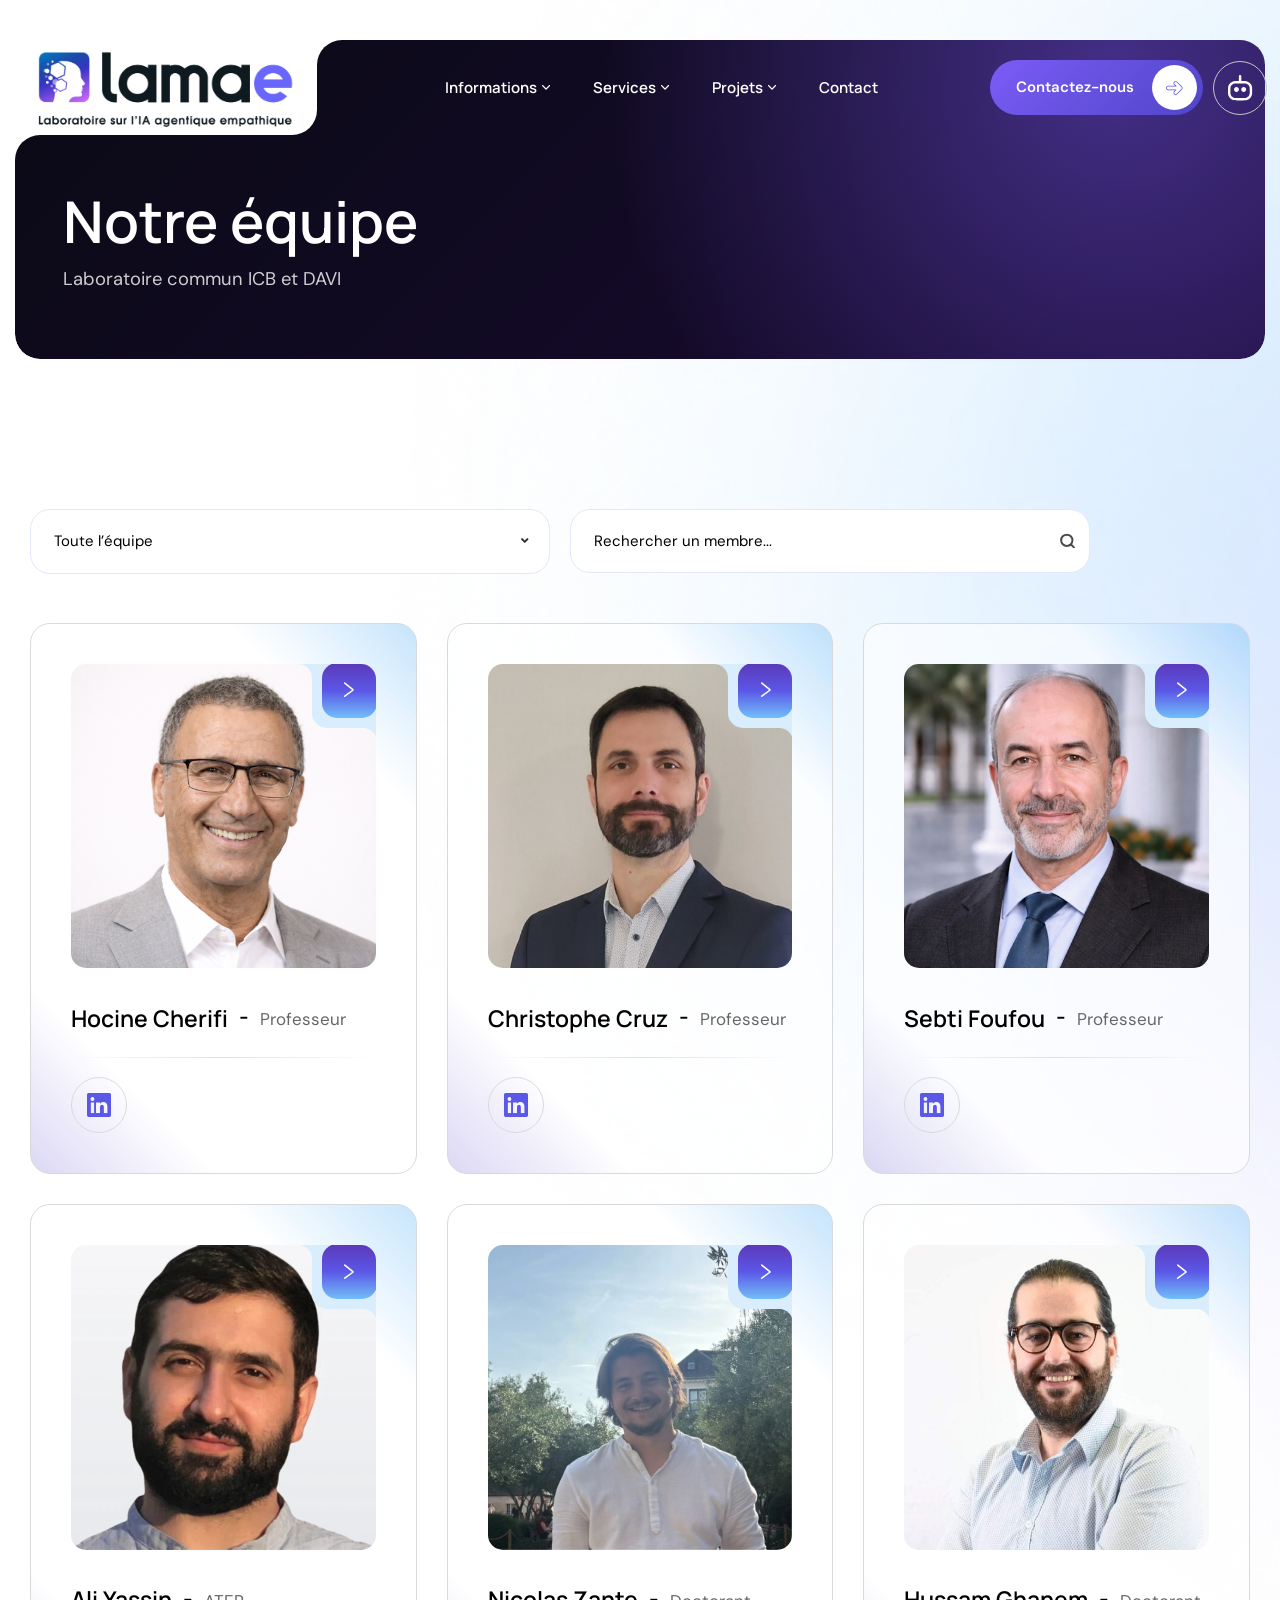
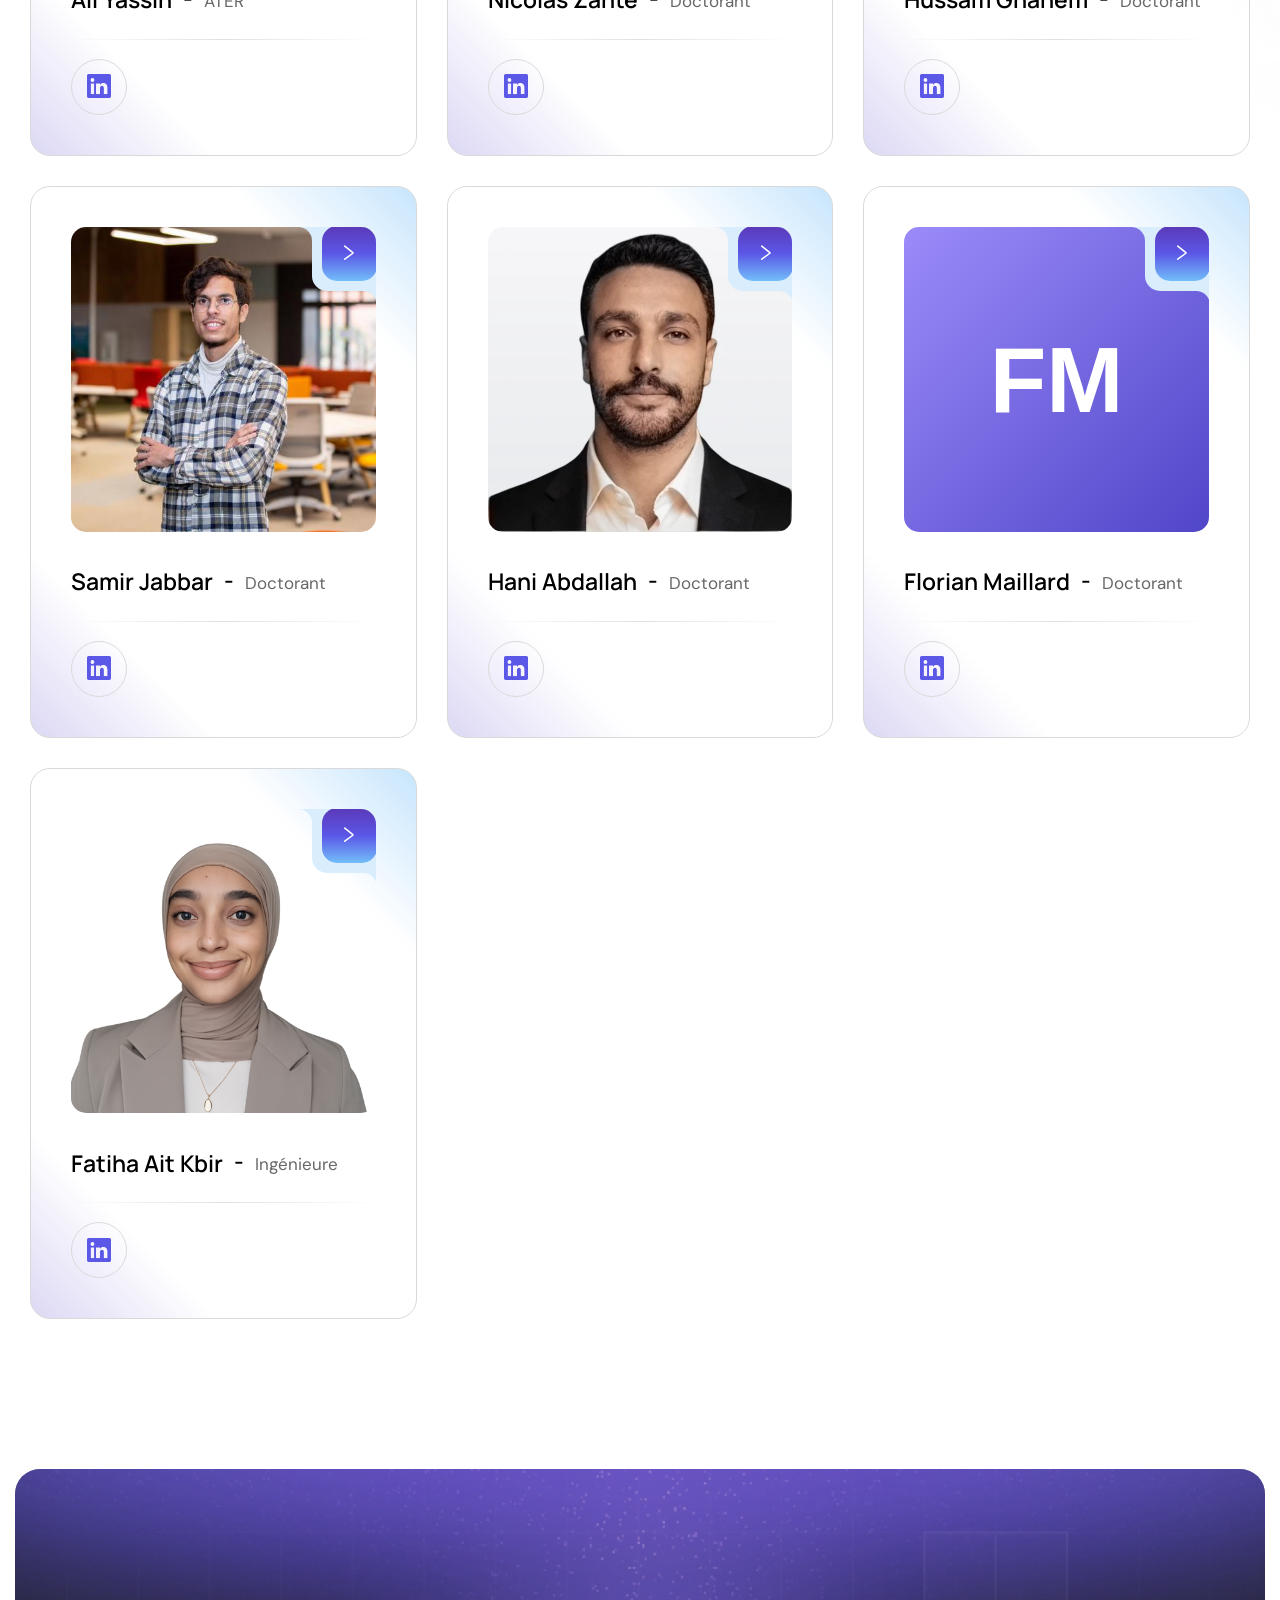
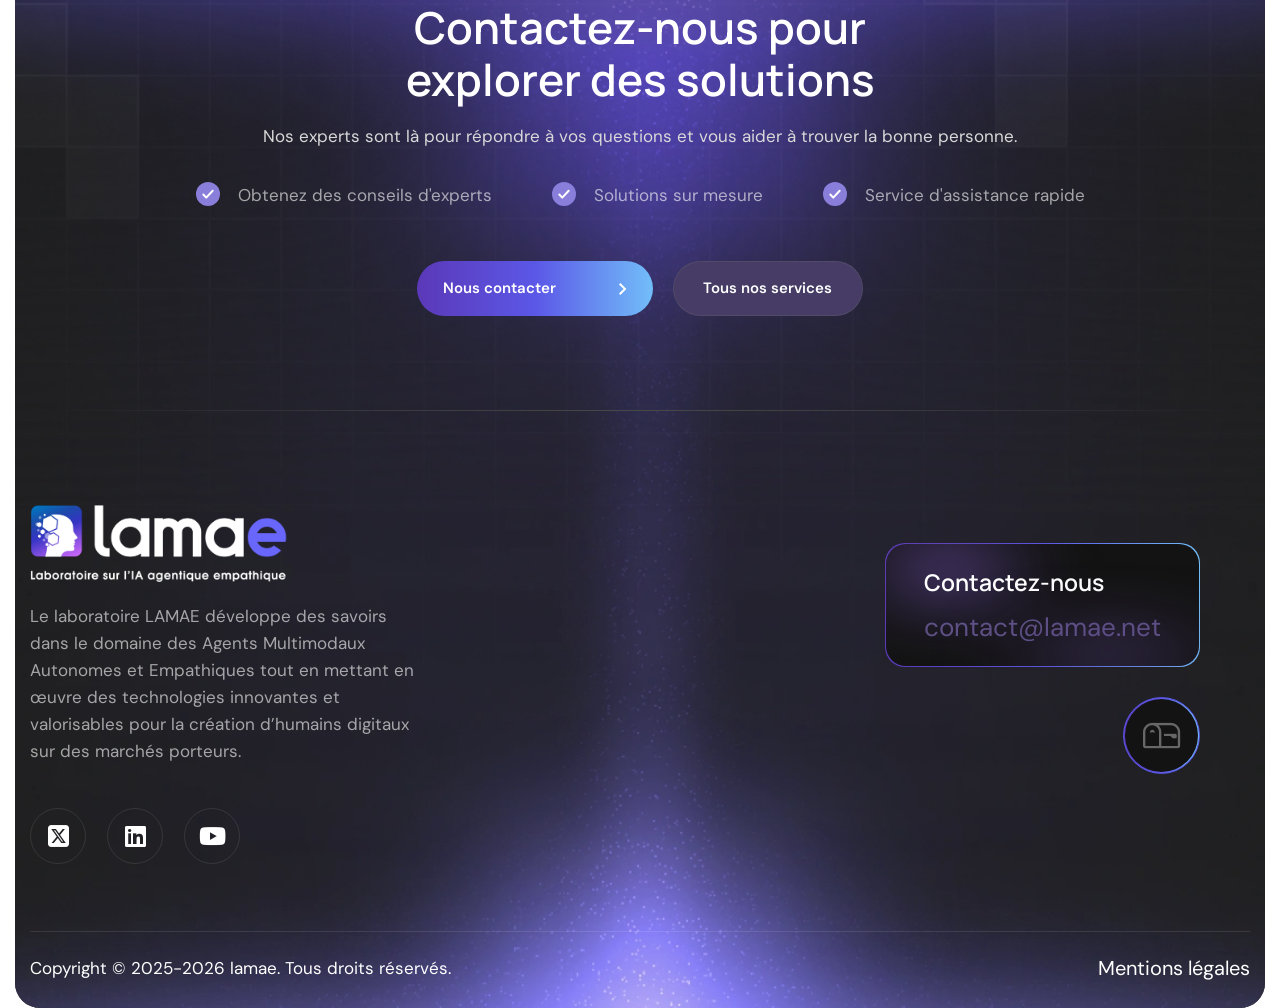
<file: creative-team/index.html>
<!DOCTYPE html>
<html lang="fr-FR">
<head>
    <meta charset="UTF-8">
    <meta name="viewport" content="width=device-width, initial-scale=1">
    <link rel="profile" href="http://gmpg.org/xfn/11">
    <title>Notre équipe &#8211; lamae</title>
<meta name="description" content="L'équipe du laboratoire LAMAE à Dijon : chercheurs, doctorants et ingénieurs en IA agentique, multimodale et empathique." />
<meta property="og:type" content="website" />
<meta property="og:site_name" content="lamae" />
<meta property="og:locale" content="fr_FR" />
<meta property="og:title" content="Notre équipe &#8211; lamae" />
<meta property="og:description" content="L'équipe du laboratoire LAMAE à Dijon : chercheurs, doctorants et ingénieurs en IA agentique, multimodale et empathique." />
<meta property="og:url" content="https://lamae.net/creative-team/" />
<meta property="og:image" content="https://lamae.net/wp-content/uploads/2026/02/logo-rectangle-noir-vs2-scaled.png" />
<meta name="twitter:card" content="summary_large_image" />
<meta name='robots' content='max-image-preview:large' />
<style id='wp-img-auto-sizes-contain-inline-css' type='text/css'>
img:is([sizes=auto i],[sizes^="auto," i]){contain-intrinsic-size:3000px 1500px}
/*# sourceURL=wp-img-auto-sizes-contain-inline-css */
</style>
<link rel='stylesheet' id='font-awesome-css' href='../wp-content/plugins/elementor/assets/lib/font-awesome/css/all.min.css' type='text/css' media='all' />
<link rel='stylesheet' id='pxl-main-css-css' href='../wp-content/plugins/bravis-addons/assets/css/main.css' type='text/css' media='all' />
<style id='classic-theme-styles-inline-css' type='text/css'>
/*! This file is auto-generated */
.wp-block-button__link{color:#fff;background-color:#32373c;border-radius:9999px;box-shadow:none;text-decoration:none;padding:calc(.667em + 2px) calc(1.333em + 2px);font-size:1.125em}.wp-block-file__button{background:#32373c;color:#fff;text-decoration:none}
/*# sourceURL=/wp-includes/css/classic-themes.min.css */
</style>
<style id='global-styles-inline-css' type='text/css'>
:root{--wp--preset--aspect-ratio--square: 1;--wp--preset--aspect-ratio--4-3: 4/3;--wp--preset--aspect-ratio--3-4: 3/4;--wp--preset--aspect-ratio--3-2: 3/2;--wp--preset--aspect-ratio--2-3: 2/3;--wp--preset--aspect-ratio--16-9: 16/9;--wp--preset--aspect-ratio--9-16: 9/16;--wp--preset--color--black: #000000;--wp--preset--color--cyan-bluish-gray: #abb8c3;--wp--preset--color--white: #ffffff;--wp--preset--color--pale-pink: #f78da7;--wp--preset--color--vivid-red: #cf2e2e;--wp--preset--color--luminous-vivid-orange: #ff6900;--wp--preset--color--luminous-vivid-amber: #fcb900;--wp--preset--color--light-green-cyan: #7bdcb5;--wp--preset--color--vivid-green-cyan: #00d084;--wp--preset--color--pale-cyan-blue: #8ed1fc;--wp--preset--color--vivid-cyan-blue: #0693e3;--wp--preset--color--vivid-purple: #9b51e0;--wp--preset--gradient--vivid-cyan-blue-to-vivid-purple: linear-gradient(135deg,rgb(6,147,227) 0%,rgb(155,81,224) 100%);--wp--preset--gradient--light-green-cyan-to-vivid-green-cyan: linear-gradient(135deg,rgb(122,220,180) 0%,rgb(0,208,130) 100%);--wp--preset--gradient--luminous-vivid-amber-to-luminous-vivid-orange: linear-gradient(135deg,rgb(252,185,0) 0%,rgb(255,105,0) 100%);--wp--preset--gradient--luminous-vivid-orange-to-vivid-red: linear-gradient(135deg,rgb(255,105,0) 0%,rgb(207,46,46) 100%);--wp--preset--gradient--very-light-gray-to-cyan-bluish-gray: linear-gradient(135deg,rgb(238,238,238) 0%,rgb(169,184,195) 100%);--wp--preset--gradient--cool-to-warm-spectrum: linear-gradient(135deg,rgb(74,234,220) 0%,rgb(151,120,209) 20%,rgb(207,42,186) 40%,rgb(238,44,130) 60%,rgb(251,105,98) 80%,rgb(254,248,76) 100%);--wp--preset--gradient--blush-light-purple: linear-gradient(135deg,rgb(255,206,236) 0%,rgb(152,150,240) 100%);--wp--preset--gradient--blush-bordeaux: linear-gradient(135deg,rgb(254,205,165) 0%,rgb(254,45,45) 50%,rgb(107,0,62) 100%);--wp--preset--gradient--luminous-dusk: linear-gradient(135deg,rgb(255,203,112) 0%,rgb(199,81,192) 50%,rgb(65,88,208) 100%);--wp--preset--gradient--pale-ocean: linear-gradient(135deg,rgb(255,245,203) 0%,rgb(182,227,212) 50%,rgb(51,167,181) 100%);--wp--preset--gradient--electric-grass: linear-gradient(135deg,rgb(202,248,128) 0%,rgb(113,206,126) 100%);--wp--preset--gradient--midnight: linear-gradient(135deg,rgb(2,3,129) 0%,rgb(40,116,252) 100%);--wp--preset--font-size--small: 13px;--wp--preset--font-size--medium: 20px;--wp--preset--font-size--large: 36px;--wp--preset--font-size--x-large: 42px;--wp--preset--font-family--inter: "Inter", sans-serif;--wp--preset--font-family--cardo: Cardo;--wp--preset--spacing--20: 0.44rem;--wp--preset--spacing--30: 0.67rem;--wp--preset--spacing--40: 1rem;--wp--preset--spacing--50: 1.5rem;--wp--preset--spacing--60: 2.25rem;--wp--preset--spacing--70: 3.38rem;--wp--preset--spacing--80: 5.06rem;--wp--preset--shadow--natural: 6px 6px 9px rgba(0, 0, 0, 0.2);--wp--preset--shadow--deep: 12px 12px 50px rgba(0, 0, 0, 0.4);--wp--preset--shadow--sharp: 6px 6px 0px rgba(0, 0, 0, 0.2);--wp--preset--shadow--outlined: 6px 6px 0px -3px rgb(255, 255, 255), 6px 6px rgb(0, 0, 0);--wp--preset--shadow--crisp: 6px 6px 0px rgb(0, 0, 0);}:where(.is-layout-flex){gap: 0.5em;}:where(.is-layout-grid){gap: 0.5em;}body .is-layout-flex{display: flex;}.is-layout-flex{flex-wrap: wrap;align-items: center;}.is-layout-flex > :is(*, div){margin: 0;}body .is-layout-grid{display: grid;}.is-layout-grid > :is(*, div){margin: 0;}:where(.wp-block-columns.is-layout-flex){gap: 2em;}:where(.wp-block-columns.is-layout-grid){gap: 2em;}:where(.wp-block-post-template.is-layout-flex){gap: 1.25em;}:where(.wp-block-post-template.is-layout-grid){gap: 1.25em;}.has-black-color{color: var(--wp--preset--color--black) !important;}.has-cyan-bluish-gray-color{color: var(--wp--preset--color--cyan-bluish-gray) !important;}.has-white-color{color: var(--wp--preset--color--white) !important;}.has-pale-pink-color{color: var(--wp--preset--color--pale-pink) !important;}.has-vivid-red-color{color: var(--wp--preset--color--vivid-red) !important;}.has-luminous-vivid-orange-color{color: var(--wp--preset--color--luminous-vivid-orange) !important;}.has-luminous-vivid-amber-color{color: var(--wp--preset--color--luminous-vivid-amber) !important;}.has-light-green-cyan-color{color: var(--wp--preset--color--light-green-cyan) !important;}.has-vivid-green-cyan-color{color: var(--wp--preset--color--vivid-green-cyan) !important;}.has-pale-cyan-blue-color{color: var(--wp--preset--color--pale-cyan-blue) !important;}.has-vivid-cyan-blue-color{color: var(--wp--preset--color--vivid-cyan-blue) !important;}.has-vivid-purple-color{color: var(--wp--preset--color--vivid-purple) !important;}.has-black-background-color{background-color: var(--wp--preset--color--black) !important;}.has-cyan-bluish-gray-background-color{background-color: var(--wp--preset--color--cyan-bluish-gray) !important;}.has-white-background-color{background-color: var(--wp--preset--color--white) !important;}.has-pale-pink-background-color{background-color: var(--wp--preset--color--pale-pink) !important;}.has-vivid-red-background-color{background-color: var(--wp--preset--color--vivid-red) !important;}.has-luminous-vivid-orange-background-color{background-color: var(--wp--preset--color--luminous-vivid-orange) !important;}.has-luminous-vivid-amber-background-color{background-color: var(--wp--preset--color--luminous-vivid-amber) !important;}.has-light-green-cyan-background-color{background-color: var(--wp--preset--color--light-green-cyan) !important;}.has-vivid-green-cyan-background-color{background-color: var(--wp--preset--color--vivid-green-cyan) !important;}.has-pale-cyan-blue-background-color{background-color: var(--wp--preset--color--pale-cyan-blue) !important;}.has-vivid-cyan-blue-background-color{background-color: var(--wp--preset--color--vivid-cyan-blue) !important;}.has-vivid-purple-background-color{background-color: var(--wp--preset--color--vivid-purple) !important;}.has-black-border-color{border-color: var(--wp--preset--color--black) !important;}.has-cyan-bluish-gray-border-color{border-color: var(--wp--preset--color--cyan-bluish-gray) !important;}.has-white-border-color{border-color: var(--wp--preset--color--white) !important;}.has-pale-pink-border-color{border-color: var(--wp--preset--color--pale-pink) !important;}.has-vivid-red-border-color{border-color: var(--wp--preset--color--vivid-red) !important;}.has-luminous-vivid-orange-border-color{border-color: var(--wp--preset--color--luminous-vivid-orange) !important;}.has-luminous-vivid-amber-border-color{border-color: var(--wp--preset--color--luminous-vivid-amber) !important;}.has-light-green-cyan-border-color{border-color: var(--wp--preset--color--light-green-cyan) !important;}.has-vivid-green-cyan-border-color{border-color: var(--wp--preset--color--vivid-green-cyan) !important;}.has-pale-cyan-blue-border-color{border-color: var(--wp--preset--color--pale-cyan-blue) !important;}.has-vivid-cyan-blue-border-color{border-color: var(--wp--preset--color--vivid-cyan-blue) !important;}.has-vivid-purple-border-color{border-color: var(--wp--preset--color--vivid-purple) !important;}.has-vivid-cyan-blue-to-vivid-purple-gradient-background{background: var(--wp--preset--gradient--vivid-cyan-blue-to-vivid-purple) !important;}.has-light-green-cyan-to-vivid-green-cyan-gradient-background{background: var(--wp--preset--gradient--light-green-cyan-to-vivid-green-cyan) !important;}.has-luminous-vivid-amber-to-luminous-vivid-orange-gradient-background{background: var(--wp--preset--gradient--luminous-vivid-amber-to-luminous-vivid-orange) !important;}.has-luminous-vivid-orange-to-vivid-red-gradient-background{background: var(--wp--preset--gradient--luminous-vivid-orange-to-vivid-red) !important;}.has-very-light-gray-to-cyan-bluish-gray-gradient-background{background: var(--wp--preset--gradient--very-light-gray-to-cyan-bluish-gray) !important;}.has-cool-to-warm-spectrum-gradient-background{background: var(--wp--preset--gradient--cool-to-warm-spectrum) !important;}.has-blush-light-purple-gradient-background{background: var(--wp--preset--gradient--blush-light-purple) !important;}.has-blush-bordeaux-gradient-background{background: var(--wp--preset--gradient--blush-bordeaux) !important;}.has-luminous-dusk-gradient-background{background: var(--wp--preset--gradient--luminous-dusk) !important;}.has-pale-ocean-gradient-background{background: var(--wp--preset--gradient--pale-ocean) !important;}.has-electric-grass-gradient-background{background: var(--wp--preset--gradient--electric-grass) !important;}.has-midnight-gradient-background{background: var(--wp--preset--gradient--midnight) !important;}.has-small-font-size{font-size: var(--wp--preset--font-size--small) !important;}.has-medium-font-size{font-size: var(--wp--preset--font-size--medium) !important;}.has-large-font-size{font-size: var(--wp--preset--font-size--large) !important;}.has-x-large-font-size{font-size: var(--wp--preset--font-size--x-large) !important;}
:where(.wp-block-post-template.is-layout-flex){gap: 1.25em;}:where(.wp-block-post-template.is-layout-grid){gap: 1.25em;}
:where(.wp-block-term-template.is-layout-flex){gap: 1.25em;}:where(.wp-block-term-template.is-layout-grid){gap: 1.25em;}
:where(.wp-block-columns.is-layout-flex){gap: 2em;}:where(.wp-block-columns.is-layout-grid){gap: 2em;}
:root :where(.wp-block-pullquote){font-size: 1.5em;line-height: 1.6;}
/*# sourceURL=global-styles-inline-css */
</style>
<link rel='stylesheet' id='elementor-icons-css' href='../wp-content/plugins/elementor/assets/lib/eicons/css/elementor-icons.min.css' type='text/css' media='all' />
<link rel='stylesheet' id='elementor-frontend-css' href='../wp-content/uploads/elementor/css/custom-frontend.min.css' type='text/css' media='all' />
<style id='elementor-frontend-inline-css' type='text/css'>
.elementor-kit-8{--e-global-color-primary:#6EC1E4;--e-global-color-secondary:#54595F;--e-global-color-text:#7A7A7A;--e-global-color-accent:#61CE70;--e-global-typography-primary-font-family:"Roboto";--e-global-typography-primary-font-weight:600;--e-global-typography-secondary-font-family:"Roboto Slab";--e-global-typography-secondary-font-weight:400;--e-global-typography-text-font-family:"Roboto";--e-global-typography-text-font-weight:400;--e-global-typography-accent-font-family:"Roboto";--e-global-typography-accent-font-weight:500;}.elementor-section.elementor-section-boxed > .elementor-container{max-width:1620px;}.e-con{--container-max-width:1620px;}.elementor-widget:not(:last-child){--kit-widget-spacing:0px;}.elementor-element{--widgets-spacing:0px 0px;--widgets-spacing-row:0px;--widgets-spacing-column:0px;}{}h1.entry-title{display:var(--page-title-display);}@media(max-width:1024px){.elementor-section.elementor-section-boxed > .elementor-container{max-width:1024px;}.e-con{--container-max-width:1024px;}}@media(max-width:767px){.elementor-section.elementor-section-boxed > .elementor-container{max-width:767px;}.e-con{--container-max-width:767px;}}
.elementor-1903 .elementor-element.elementor-element-28b7fd8{--display:flex;--flex-direction:column;--container-widget-width:100%;--container-widget-height:initial;--container-widget-flex-grow:0;--container-widget-align-self:initial;--flex-wrap-mobile:wrap;--padding-top:150px;--padding-bottom:150px;--padding-left:15px;--padding-right:15px;}.elementor-1903 .elementor-element.elementor-element-57bba31 .pxl-grid-inner{margin-top:-15px;margin-right:-15px;margin-bottom:-15px;margin-left:-15px;}.elementor-1903 .elementor-element.elementor-element-57bba31 .pxl-grid-inner .pxl-grid-item{padding:15px 15px 15px 15px;}@media(max-width:1200px){.elementor-1903 .elementor-element.elementor-element-28b7fd8{--padding-top:100px;--padding-bottom:100px;--padding-left:15px;--padding-right:15px;}}@media(max-width:1024px){.elementor-1903 .elementor-element.elementor-element-28b7fd8{--padding-top:80px;--padding-bottom:80px;--padding-left:15px;--padding-right:15px;}}@media(max-width:767px){.elementor-1903 .elementor-element.elementor-element-28b7fd8{--padding-top:70px;--padding-bottom:70px;--padding-left:15px;--padding-right:15px;}}
.elementor-37 .elementor-element.elementor-element-5a89010{--display:flex;--flex-direction:column;--container-widget-width:100%;--container-widget-height:initial;--container-widget-flex-grow:0;--container-widget-align-self:initial;--flex-wrap-mobile:wrap;--padding-top:0px;--padding-bottom:0px;--padding-left:015px;--padding-right:015px;}.elementor-37 .elementor-element.elementor-element-5a89010.e-con{--align-self:center;--flex-grow:0;--flex-shrink:0;}.elementor-37 .elementor-element.elementor-element-0ccfa0c{--display:flex;--flex-direction:column;--container-widget-width:100%;--container-widget-height:initial;--container-widget-flex-grow:0;--container-widget-align-self:initial;--flex-wrap-mobile:wrap;--overlay-opacity:1;--border-radius:25px 25px 25px 25px;--padding-top:133px;--padding-bottom:0px;--padding-left:15px;--padding-right:15px;}.elementor-37 .elementor-element.elementor-element-0ccfa0c:not(.elementor-motion-effects-element-type-background), .elementor-37 .elementor-element.elementor-element-0ccfa0c > .elementor-motion-effects-container > .elementor-motion-effects-layer{background-color:#1F1F1F;}.elementor-37 .elementor-element.elementor-element-0ccfa0c::before, .elementor-37 .elementor-element.elementor-element-0ccfa0c > .elementor-background-video-container::before, .elementor-37 .elementor-element.elementor-element-0ccfa0c > .e-con-inner > .elementor-background-video-container::before, .elementor-37 .elementor-element.elementor-element-0ccfa0c > .elementor-background-slideshow::before, .elementor-37 .elementor-element.elementor-element-0ccfa0c > .e-con-inner > .elementor-background-slideshow::before, .elementor-37 .elementor-element.elementor-element-0ccfa0c > .elementor-motion-effects-container > .elementor-motion-effects-layer::before{background-image:url("../wp-content/uploads/2025/11/bg-footer.webp");--background-overlay:'';background-position:center center;background-repeat:no-repeat;background-size:cover;}.elementor-37 .elementor-element.elementor-element-cb2f01e .pxl-heading{text-align:center;}.elementor-37 .elementor-element.elementor-element-cb2f01e .pxl-heading .pxl-heading--inner{max-width:850px;}.elementor-37 .elementor-element.elementor-element-cb2f01e .pxl-heading .pxl-item--title{color:#FFFFFF;-webkit-text-stroke-color:#FFFFFF;margin-bottom:18px;}.elementor-37 .elementor-element.elementor-element-cb2f01e .pxl-heading .pxl-item--title.style-outline .pxl-text-line-backdrop svg{stroke:#FFFFFF;}.elementor-37 .elementor-element.elementor-element-760ef16 > .elementor-widget-container{margin:0px 0px 32px 0px;}.elementor-37 .elementor-element.elementor-element-760ef16 .pxl-text-editor{text-align:center;}.elementor-37 .elementor-element.elementor-element-760ef16 .pxl-text-editor , .elementor-37 .elementor-element.elementor-element-760ef16 .pxl-text-editor p{color:#D9D9D9;}.elementor-37 .elementor-element.elementor-element-25917d3 > .elementor-widget-container{margin:0px 0px 47px 0px;}.elementor-37 .elementor-element.elementor-element-25917d3 .pxl-link{text-align:center;justify-content:center;}.elementor-37 .elementor-element.elementor-element-25917d3 .pxl-link.type-horizontal li{margin-left:30px;margin-right:30px;}.elementor-37 .elementor-element.elementor-element-25917d3 .pxl-link a i, .elementor-37 .elementor-element.elementor-element-25917d3 .pxl-link a svg{margin-right:18px;}.elementor-37 .elementor-element.elementor-element-96fe4f8{--display:flex;--flex-direction:row;--container-widget-width:initial;--container-widget-height:100%;--container-widget-flex-grow:1;--container-widget-align-self:stretch;--flex-wrap-mobile:wrap;--justify-content:center;--gap:20px 20px;--row-gap:20px;--column-gap:20px;--padding-top:0px;--padding-bottom:0px;--padding-left:0px;--padding-right:0px;}.elementor-37 .elementor-element.elementor-element-7978119 .pxl-button .btn{text-transform:none;}.elementor-37 .elementor-element.elementor-element-7978119 .pxl-button .btn.pxl-icon--right:not(.btn-svg) i, .elementor-37 .elementor-element.elementor-element-7978119 .pxl-button .btn.pxl-icon--right:not(.btn-svg) svg{margin-left:10px;}.elementor-37 .elementor-element.elementor-element-7978119 .pxl-button .btn-svg.pxl-icon--right:hover svg{margin-left:10px;}.elementor-37 .elementor-element.elementor-element-32488bb .btn:not(.btn-stroke).btn-outline::before{background-color:transparent;background-image:linear-gradient(180deg, #8A717100 0%, #F2295B00 100%);}.elementor-37 .elementor-element.elementor-element-32488bb .pxl-button .btn{color:#FFFFFF;background-color:#463C65;line-height:53px;border-style:solid !important;border-width:1px 1px 1px 1px !important;border-color:#74747440 !important;border-radius:16px 16px 16px 16px;padding:0px 29px 0px 29px;}.elementor-37 .elementor-element.elementor-element-32488bb .pxl-button .btn.pxl-icon--right:not(.btn-svg) i, .elementor-37 .elementor-element.elementor-element-32488bb .pxl-button .btn.pxl-icon--right:not(.btn-svg) svg{margin-left:10px;}.elementor-37 .elementor-element.elementor-element-32488bb .pxl-button .btn-svg.pxl-icon--right:hover svg{margin-left:10px;}.elementor-37 .elementor-element.elementor-element-1a6df81 > .elementor-widget-container{margin:94px 0px 90px 0px;}.elementor-37 .elementor-element.elementor-element-1a6df81{--divider-start-color:#49494900;--divider-center-color:#494949;}.elementor-37 .elementor-element.elementor-element-1a6df81 .pxl-el-divider.gradient{background:linear-gradient(90deg, var(--divider-start-color, #000) 0%, var(--divider-center-color, #000) 50%, #49494900 100%);}.elementor-37 .elementor-element.elementor-element-d1ce282{--display:flex;--flex-direction:row;--container-widget-width:initial;--container-widget-height:100%;--container-widget-flex-grow:1;--container-widget-align-self:stretch;--flex-wrap-mobile:wrap;--padding-top:0px;--padding-bottom:0px;--padding-left:0px;--padding-right:0px;}.elementor-37 .elementor-element.elementor-element-70f4fcd{--display:flex;--padding-top:0px;--padding-bottom:69px;--padding-left:0px;--padding-right:0px;}.elementor-37 .elementor-element.elementor-element-70f4fcd.e-con{--flex-grow:0;--flex-shrink:0;}.elementor-37 .elementor-element.elementor-element-4dd9b56 > .elementor-widget-container{margin:0px 0px 21px 0px;}.elementor-37 .elementor-element.elementor-element-4dd9b56 .pxl-logo img{max-height:81px;}.elementor-37 .elementor-element.elementor-element-5b110b0 > .elementor-widget-container{margin:0px 0px 36px 0px;}.elementor-37 .elementor-element.elementor-element-5b110b0 .pxl-text-editor .pxl-item--inner{max-width:400px;}.elementor-37 .elementor-element.elementor-element-5b110b0 .pxl-text-editor , .elementor-37 .elementor-element.elementor-element-5b110b0 .pxl-text-editor p{color:#FFFFFF99;}.elementor-37 .elementor-element.elementor-element-e515197{--display:flex;--flex-direction:row;--container-widget-width:initial;--container-widget-height:100%;--container-widget-flex-grow:1;--container-widget-align-self:stretch;--flex-wrap-mobile:wrap;--gap:57px 57px;--row-gap:57px;--column-gap:57px;--margin-top:42px;--margin-bottom:0px;--margin-left:0px;--margin-right:0px;--padding-top:0px;--padding-bottom:0px;--padding-left:0px;--padding-right:0px;}.elementor-37 .elementor-element.elementor-element-9fcf7e4{width:var( --container-widget-width, 100.633% );max-width:100.633%;--container-widget-width:100.633%;--container-widget-flex-grow:0;}.elementor-37 .elementor-element.elementor-element-9fcf7e4 > .elementor-widget-container{padding:0px 50px 0px 0px;}.elementor-37 .elementor-element.elementor-element-9fcf7e4.elementor-element{--order:-99999 /* order start hack */;--flex-grow:0;--flex-shrink:0;}.elementor-37 .elementor-element.elementor-element-9fcf7e4 .pxl-icon-box{max-width:690px;}.elementor-37 .elementor-element.elementor-element-9fcf7e4 .pxl-icon-box .pxl-item--title,.elementor-37 .elementor-element.elementor-element-9fcf7e4 .pxl-icon-box .pxl-item--title a{color:#FFFFFF;text-transform:none;}.elementor-37 .elementor-element.elementor-element-9fcf7e4 .pxl-icon-box .pxl-item--title{margin-bottom:13px !important;}.elementor-37 .elementor-element.elementor-element-9fcf7e4 .pxl-icon-box .pxl-item--description,.elementor-37 .elementor-element.elementor-element-9fcf7e4 .pxl-icon-box .pxl-item--desc{color:#8730DF;font-size:26px;}.elementor-37 .elementor-element.elementor-element-9fcf7e4 .pxl-icon-box .pxl-item--description a,.elementor-37 .elementor-element.elementor-element-9fcf7e4 .pxl-icon-box .pxl-item--desc a{color:#7967ACBA;}.elementor-37 .elementor-element.elementor-element-9fcf7e4 .pxl-icon-box .pxl-item--description a:hover,.elementor-37 .elementor-element.elementor-element-9fcf7e4 .pxl-icon-box .pxl-item--desc a:hover{color:#6E3BD1;}.elementor-37 .elementor-element.elementor-element-9fcf7e4 .pxl-icon-box .pxl-item--icon{width:77px;height:77px;}.elementor-37 .elementor-element.elementor-element-9fcf7e4 .pxl-icon-box .pxl-item--icon i{font-size:37px;}.elementor-37 .elementor-element.elementor-element-9fcf7e4 .pxl-icon-box .pxl-item--icon svg{height:37px;width:37px;}.elementor-37 .elementor-element.elementor-element-2043f76{--display:flex;--flex-direction:row;--container-widget-width:calc( ( 1 - var( --container-widget-flex-grow ) ) * 100% );--container-widget-height:100%;--container-widget-flex-grow:1;--container-widget-align-self:stretch;--flex-wrap-mobile:wrap;--justify-content:space-between;--align-items:center;border-style:solid;--border-style:solid;border-width:1px 0px 0px 0px;--border-top-width:1px;--border-right-width:0px;--border-bottom-width:0px;--border-left-width:0px;border-color:#FFFFFF1A;--border-color:#FFFFFF1A;--padding-top:22px;--padding-bottom:25px;--padding-left:0px;--padding-right:0px;}.elementor-37 .elementor-element.elementor-element-2043f76 .pxl-bd-glow.top::before, .elementor-37 .elementor-element.elementor-element-2043f76 .pxl-bd-glow.bottom::before{background:linear-gradient(to right, transparent 0%, transparent calc(var(--pxl-bd-gx) - var(--pxl-bd-spread)), #000000 var(--pxl-bd-gx), transparent calc(var(--pxl-bd-gx) + var(--pxl-bd-spread)), transparent 100%);}.elementor-37 .elementor-element.elementor-element-2043f76 .pxl-bd-glow.left::before, .elementor-37 .elementor-element.elementor-element-2043f76 .pxl-bd-glow.right::before{background:linear-gradient(to bottom, transparent 0%, transparent calc(var(--pxl-bd-gy) - var(--pxl-bd-spread)), #000000 var(--pxl-bd-gy), transparent calc(var(--pxl-bd-gy) + var(--pxl-bd-spread)), transparent 100%);}.elementor-37 .elementor-element.elementor-element-f494afe .pxl-text-editor , .elementor-37 .elementor-element.elementor-element-f494afe .pxl-text-editor p{color:#FFFFFF;}.elementor-37 .elementor-element.elementor-element-f494afe .pxl-text-editor a{color:#FFFFFF;}.elementor-37 .elementor-element.elementor-element-f494afe .pxl-text-editor a:hover{color:#5653CF;}.elementor-37 .elementor-element.elementor-element-f494afe .pxl-text-editor.underline a:hover{text-decoration:underline #5653CF !important;}.elementor-37 .elementor-element.elementor-element-69d1fd8 > .elementor-widget-container{margin:0px 0px 00px 0px;}.elementor-37 .elementor-element.elementor-element-69d1fd8 .pxl-text-editor{text-align:center;}.elementor-37 .elementor-element.elementor-element-69d1fd8 .pxl-text-editor .pxl-item--inner{max-width:924px;}.elementor-37 .elementor-element.elementor-element-69d1fd8 .pxl-text-editor , .elementor-37 .elementor-element.elementor-element-69d1fd8 .pxl-text-editor p{color:#D9D9D9;font-size:20px;font-weight:400;line-height:30px;}.elementor-37 .elementor-element.elementor-element-69d1fd8 .pxl-text-editor a{color:#FFFFFF;}@media(max-width:1366px){.elementor-37 .elementor-element.elementor-element-70f4fcd{--padding-top:0px;--padding-bottom:60px;--padding-left:0px;--padding-right:15px;}.elementor-37 .elementor-element.elementor-element-9fcf7e4{width:var( --container-widget-width, 427.628px );max-width:427.628px;--container-widget-width:427.628px;--container-widget-flex-grow:0;}}@media(max-width:1200px){.elementor-37 .elementor-element.elementor-element-0ccfa0c{--padding-top:100px;--padding-bottom:0px;--padding-left:15px;--padding-right:15px;}.elementor-37 .elementor-element.elementor-element-1a6df81 > .elementor-widget-container{margin:60px 0px 60px 0px;}.elementor-37 .elementor-element.elementor-element-d1ce282{--flex-wrap:wrap;}.elementor-37 .elementor-element.elementor-element-70f4fcd{--padding-top:0px;--padding-bottom:0px;--padding-left:0px;--padding-right:30px;}}@media(max-width:1024px){.elementor-37 .elementor-element.elementor-element-0ccfa0c{--padding-top:80px;--padding-bottom:0px;--padding-left:15px;--padding-right:15px;}.elementor-37 .elementor-element.elementor-element-25917d3 .pxl-link.type-horizontal li{margin-left:15px;margin-right:15px;}.elementor-37 .elementor-element.elementor-element-25917d3 .pxl-link li a{align-items:Center;}.elementor-37 .elementor-element.elementor-element-25917d3 .pxl-link a i, .elementor-37 .elementor-element.elementor-element-25917d3 .pxl-link a svg{margin-right:7px;}.elementor-37 .elementor-element.elementor-element-25917d3 .pxl-link a i{font-size:16px;}.elementor-37 .elementor-element.elementor-element-25917d3 .pxl-link a svg{height:16px;min-width:16px;}.elementor-37 .elementor-element.elementor-element-25917d3 .pxl-link.style-3 a:hover i{font-size:16px !important;}.elementor-37 .elementor-element.elementor-element-e515197{--margin-top:35px;--margin-bottom:0px;--margin-left:0px;--margin-right:0px;}.elementor-37 .elementor-element.elementor-element-69d1fd8 > .elementor-widget-container{margin:0px 0px 35px 0px;}.elementor-37 .elementor-element.elementor-element-69d1fd8 .pxl-text-editor , .elementor-37 .elementor-element.elementor-element-69d1fd8 .pxl-text-editor p{font-size:17px;line-height:1.5;}}@media(max-width:767px){.elementor-37 .elementor-element.elementor-element-0ccfa0c{--padding-top:70px;--padding-bottom:0px;--padding-left:015px;--padding-right:015px;}.elementor-37 .elementor-element.elementor-element-25917d3 .pxl-link{text-align:left;justify-content:left;}.elementor-37 .elementor-element.elementor-element-25917d3 .pxl-link.type-horizontal li{margin-left:0px;margin-right:15px;}.elementor-37 .elementor-element.elementor-element-25917d3 .pxl-link li a{align-items:Center;}.elementor-37 .elementor-element.elementor-element-25917d3 .pxl-link a i, .elementor-37 .elementor-element.elementor-element-25917d3 .pxl-link a svg{margin-right:14px;}.elementor-37 .elementor-element.elementor-element-32488bb .pxl-button .btn{line-height:45px;}.elementor-37 .elementor-element.elementor-element-1a6df81 > .elementor-widget-container{margin:40px 0px 40px 0px;}.elementor-37 .elementor-element.elementor-element-e515197{--gap:15px 30px;--row-gap:15px;--column-gap:30px;--margin-top:25px;--margin-bottom:0px;--margin-left:0px;--margin-right:0px;}.elementor-37 .elementor-element.elementor-element-9fcf7e4 .pxl-icon-box .pxl-item--title,.elementor-37 .elementor-element.elementor-element-9fcf7e4 .pxl-icon-box .pxl-item--title a{font-size:17px;}.elementor-37 .elementor-element.elementor-element-9fcf7e4 .pxl-icon-box .pxl-item--title{margin-bottom:10px !important;}.elementor-37 .elementor-element.elementor-element-2043f76{--justify-content:center;--gap:30px 30px;--row-gap:30px;--column-gap:30px;}.elementor-37 .elementor-element.elementor-element-f494afe .pxl-text-editor{text-align:center;}}@media(min-width:768px){.elementor-37 .elementor-element.elementor-element-5a89010{--content-width:1840px;}.elementor-37 .elementor-element.elementor-element-70f4fcd{--width:65.146%;}}@media(max-width:1366px) and (min-width:768px){.elementor-37 .elementor-element.elementor-element-70f4fcd{--width:813.279px;}}@media(max-width:1200px) and (min-width:768px){.elementor-37 .elementor-element.elementor-element-70f4fcd{--width:40%;}}@media(max-width:1024px) and (min-width:768px){.elementor-37 .elementor-element.elementor-element-70f4fcd{--width:50%;}}
.elementor-110 .elementor-element.elementor-element-739fe6a{--display:flex;--flex-direction:column;--container-widget-width:100%;--container-widget-height:initial;--container-widget-flex-grow:0;--container-widget-align-self:initial;--flex-wrap-mobile:wrap;--padding-top:0px;--padding-bottom:0px;--padding-left:15px;--padding-right:15px;}.elementor-110 .elementor-element.elementor-element-eee3e0e{--display:flex;--overflow:hidden;--overlay-opacity:1;--border-radius:25px 25px 25px 25px;--padding-top:107px;--padding-bottom:135px;--padding-left:110px;--padding-right:15px;}.elementor-110 .elementor-element.elementor-element-eee3e0e:not(.elementor-motion-effects-element-type-background), .elementor-110 .elementor-element.elementor-element-eee3e0e > .elementor-motion-effects-container > .elementor-motion-effects-layer{background-color:#1C1C22;}.elementor-110 .elementor-element.elementor-element-eee3e0e::before, .elementor-110 .elementor-element.elementor-element-eee3e0e > .elementor-background-video-container::before, .elementor-110 .elementor-element.elementor-element-eee3e0e > .e-con-inner > .elementor-background-video-container::before, .elementor-110 .elementor-element.elementor-element-eee3e0e > .elementor-background-slideshow::before, .elementor-110 .elementor-element.elementor-element-eee3e0e > .e-con-inner > .elementor-background-slideshow::before, .elementor-110 .elementor-element.elementor-element-eee3e0e > .elementor-motion-effects-container > .elementor-motion-effects-layer::before{background-image:url("../wp-content/uploads/2025/11/bg-pt.webp");--background-overlay:'';background-position:center center;background-repeat:no-repeat;background-size:cover;}.elementor-110 .elementor-element.elementor-element-ed0a794 .pxl-heading .pxl-item--title{color:#FFFFFF;-webkit-text-stroke-color:#FFFFFF;font-size:70px;line-height:1.31428;margin-bottom:11px;}.elementor-110 .elementor-element.elementor-element-ed0a794 .pxl-heading .pxl-item--title.style-outline .pxl-text-line-backdrop svg{stroke:#FFFFFF;}.elementor-110 .elementor-element.elementor-element-086dff0 .pxl-text-editor .pxl-item--inner{max-width:660px;}.elementor-110 .elementor-element.elementor-element-086dff0 .pxl-text-editor , .elementor-110 .elementor-element.elementor-element-086dff0 .pxl-text-editor p{color:#D9D9D9;font-family:"DM Sans", Sans-serif;font-size:20px;line-height:1.5;}body:not(.rtl) .elementor-110 .elementor-element.elementor-element-ab135c0{right:224px;}body.rtl .elementor-110 .elementor-element.elementor-element-ab135c0{left:224px;}.elementor-110 .elementor-element.elementor-element-ab135c0{bottom:0px;}@media(min-width:768px){.elementor-110 .elementor-element.elementor-element-739fe6a{--content-width:1840px;}}@media(max-width:1366px){.elementor-110 .elementor-element.elementor-element-eee3e0e{--padding-top:100px;--padding-bottom:115px;--padding-left:30px;--padding-right:30px;}body:not(.rtl) .elementor-110 .elementor-element.elementor-element-ab135c0{right:100px;}body.rtl .elementor-110 .elementor-element.elementor-element-ab135c0{left:100px;}}@media(max-width:1200px){.elementor-110 .elementor-element.elementor-element-ed0a794 .pxl-heading .pxl-item--title{font-size:46px;}.elementor-110 .elementor-element.elementor-element-086dff0 .pxl-text-editor , .elementor-110 .elementor-element.elementor-element-086dff0 .pxl-text-editor p{font-size:17px;}}@media(max-width:1024px){.elementor-110 .elementor-element.elementor-element-eee3e0e{--border-radius:20px 20px 20px 20px;}.elementor-110 .elementor-element.elementor-element-ed0a794 .pxl-heading .pxl-item--title{font-size:38px;}body:not(.rtl) .elementor-110 .elementor-element.elementor-element-ab135c0{right:30px;}body.rtl .elementor-110 .elementor-element.elementor-element-ab135c0{left:30px;}}@media(max-width:767px){.elementor-110 .elementor-element.elementor-element-eee3e0e{--border-radius:15px 15px 15px 15px;--padding-top:70px;--padding-bottom:70px;--padding-left:15px;--padding-right:15px;}.elementor-110 .elementor-element.elementor-element-ed0a794 .pxl-heading .pxl-item--title{font-size:34px;}.elementor-110 .elementor-element.elementor-element-086dff0 > .elementor-widget-container{margin:0px 0px 35px 0px;}.elementor-110 .elementor-element.elementor-element-086dff0 .pxl-text-editor , .elementor-110 .elementor-element.elementor-element-086dff0 .pxl-text-editor p{font-size:15px;}body:not(.rtl) .elementor-110 .elementor-element.elementor-element-ab135c0{right:0px;}body.rtl .elementor-110 .elementor-element.elementor-element-ab135c0{left:0px;}.elementor-110 .elementor-element.elementor-element-ab135c0{bottom:0px;}}
.elementor-945 .elementor-element.elementor-element-b80a597{--display:flex;--flex-direction:row;--container-widget-width:initial;--container-widget-height:100%;--container-widget-flex-grow:1;--container-widget-align-self:stretch;--flex-wrap-mobile:wrap;--gap:30px 30px;--row-gap:30px;--column-gap:30px;--padding-top:0px;--padding-bottom:0px;--padding-left:0px;--padding-right:0px;}.elementor-945 .elementor-element.elementor-element-752e14e{width:var( --container-widget-width, calc(50% - 15px) );max-width:calc(50% - 15px);--container-widget-width:calc(50% - 15px);--container-widget-flex-grow:0;}.elementor-945 .elementor-element.elementor-element-8e615cc{width:var( --container-widget-width, calc(50% - 15px) );max-width:calc(50% - 15px);--container-widget-width:calc(50% - 15px);--container-widget-flex-grow:0;}.elementor-945 .elementor-element.elementor-element-9c34193{width:var( --container-widget-width, calc(50% - 15px) );max-width:calc(50% - 15px);--container-widget-width:calc(50% - 15px);--container-widget-flex-grow:0;}@media(max-width:1024px){.elementor-945 .elementor-element.elementor-element-b80a597{--flex-wrap:wrap;}}@media(max-width:767px){.elementor-945 .elementor-element.elementor-element-752e14e{width:100%;max-width:100%;}.elementor-945 .elementor-element.elementor-element-8e615cc{width:100%;max-width:100%;}.elementor-945 .elementor-element.elementor-element-9c34193{width:100%;max-width:100%;}}
.elementor-969 .elementor-element.elementor-element-b80a597{--display:flex;--flex-direction:row;--container-widget-width:initial;--container-widget-height:100%;--container-widget-flex-grow:1;--container-widget-align-self:stretch;--flex-wrap-mobile:wrap;--gap:30px 30px;--row-gap:30px;--column-gap:30px;--padding-top:0px;--padding-bottom:0px;--padding-left:0px;--padding-right:0px;}.elementor-969 .elementor-element.elementor-element-752e14e{width:var( --container-widget-width, calc(50% - 15px) );max-width:calc(50% - 15px);--container-widget-width:calc(50% - 15px);--container-widget-flex-grow:0;}.elementor-969 .elementor-element.elementor-element-8e615cc{width:var( --container-widget-width, calc(50% - 15px) );max-width:calc(50% - 15px);--container-widget-width:calc(50% - 15px);--container-widget-flex-grow:0;}.elementor-969 .elementor-element.elementor-element-9c34193{width:var( --container-widget-width, calc(50% - 15px) );max-width:calc(50% - 15px);--container-widget-width:calc(50% - 15px);--container-widget-flex-grow:0;}@media(max-width:1024px){.elementor-969 .elementor-element.elementor-element-b80a597{--flex-wrap:wrap;}}@media(max-width:767px){.elementor-969 .elementor-element.elementor-element-752e14e{width:100%;max-width:100%;}.elementor-969 .elementor-element.elementor-element-8e615cc{width:100%;max-width:100%;}.elementor-969 .elementor-element.elementor-element-9c34193{width:100%;max-width:100%;}}
.elementor-9307 .elementor-element.elementor-element-dc99382{--display:flex;--flex-direction:row;--container-widget-width:initial;--container-widget-height:100%;--container-widget-flex-grow:1;--container-widget-align-self:stretch;--flex-wrap-mobile:wrap;--padding-top:0px;--padding-bottom:0px;--padding-left:15px;--padding-right:15px;}.elementor-9307 .elementor-element.elementor-element-dc99382 >.pxl-section-divider{height:1px;}.elementor-9307 .elementor-element.elementor-element-dc99382 .e-con-inner >.pxl-section-divider{height:1px;}.elementor-9307 .elementor-element.elementor-element-bbed477{--display:flex;border-style:solid;--border-style:solid;border-width:0px 1px 0px 0px;--border-top-width:0px;--border-right-width:1px;--border-bottom-width:0px;--border-left-width:0px;border-color:#D9D9D940;--border-color:#D9D9D940;--padding-top:90px;--padding-bottom:96px;--padding-left:0px;--padding-right:0px;}.elementor-9307 .elementor-element.elementor-element-bbed477 .pxl-bd-glow.top::before, .elementor-9307 .elementor-element.elementor-element-bbed477 .pxl-bd-glow.bottom::before{background:linear-gradient(to right, transparent 0%, transparent calc(var(--pxl-bd-gx) - var(--pxl-bd-spread)), #FFFFFFAD var(--pxl-bd-gx), transparent calc(var(--pxl-bd-gx) + var(--pxl-bd-spread)), transparent 100%);}.elementor-9307 .elementor-element.elementor-element-bbed477 .pxl-bd-glow.left::before, .elementor-9307 .elementor-element.elementor-element-bbed477 .pxl-bd-glow.right::before{background:linear-gradient(to bottom, transparent 0%, transparent calc(var(--pxl-bd-gy) - var(--pxl-bd-spread)), #FFFFFFAD var(--pxl-bd-gy), transparent calc(var(--pxl-bd-gy) + var(--pxl-bd-spread)), transparent 100%);}.elementor-9307 .elementor-element.elementor-element-3e8db11 .pxl-heading .pxl-heading--inner{max-width:420px;}.elementor-9307 .elementor-element.elementor-element-3e8db11 .pxl-heading .pxl-item--title{color:#FFFFFF;-webkit-text-stroke-color:#FFFFFF;font-size:25px;margin-bottom:27px;}.elementor-9307 .elementor-element.elementor-element-3e8db11 .pxl-heading .pxl-item--title.style-outline .pxl-text-line-backdrop svg{stroke:#FFFFFF;}.elementor-9307 .elementor-element.elementor-element-bafa6d0 > .elementor-widget-container{margin:0px 0px 29px 0px;}.elementor-9307 .elementor-element.elementor-element-bafa6d0 .pxl-text-editor .pxl-item--inner{max-width:470px;}.elementor-9307 .elementor-element.elementor-element-bafa6d0 .pxl-text-editor , .elementor-9307 .elementor-element.elementor-element-bafa6d0 .pxl-text-editor p{color:#D9D9D9;font-family:"DM Sans", Sans-serif;font-size:16px;font-weight:400;line-height:27px;}.elementor-9307 .elementor-element.elementor-element-ef57115 .pxl-list .pxl-item-content{color:#FFFFFF;font-size:16px;font-weight:500;line-height:27px;}.elementor-9307 .elementor-element.elementor-element-ef57115 .pxl-list .pxl-item--icon{margin:5px 0px 0px 0px;}.elementor-9307 .elementor-element.elementor-element-ef57115 .pxl-list .pxl--item + .pxl--item{margin-top:10px;}.elementor-9307 .elementor-element.elementor-element-48a6a16{--display:flex;--justify-content:center;--align-items:flex-end;--container-widget-width:calc( ( 1 - var( --container-widget-flex-grow ) ) * 100% );--padding-top:0px;--padding-bottom:0px;--padding-left:0px;--padding-right:0px;}@media(max-width:767px){.elementor-9307 .elementor-element.elementor-element-bbed477{border-width:0px 0px 0px 0px;--border-top-width:0px;--border-right-width:0px;--border-bottom-width:0px;--border-left-width:0px;--padding-top:60px;--padding-bottom:30px;--padding-left:0px;--padding-right:0px;}.elementor-9307 .elementor-element.elementor-element-3e8db11 .pxl-heading .pxl-item--title{font-size:20px;margin-bottom:20px;}.elementor-9307 .elementor-element.elementor-element-48a6a16{--align-items:flex-start;--container-widget-width:calc( ( 1 - var( --container-widget-flex-grow ) ) * 100% );}}@media(min-width:768px){.elementor-9307 .elementor-element.elementor-element-dc99382{--content-width:1320px;}}
.elementor-9387 .elementor-element.elementor-element-dc99382{--display:flex;--flex-direction:row;--container-widget-width:initial;--container-widget-height:100%;--container-widget-flex-grow:1;--container-widget-align-self:stretch;--flex-wrap-mobile:wrap;--padding-top:0px;--padding-bottom:0px;--padding-left:15px;--padding-right:15px;}.elementor-9387 .elementor-element.elementor-element-dc99382 >.pxl-section-divider{height:1px;}.elementor-9387 .elementor-element.elementor-element-dc99382 .e-con-inner >.pxl-section-divider{height:1px;}.elementor-9387 .elementor-element.elementor-element-bbed477{--display:flex;border-style:solid;--border-style:solid;border-width:0px 1px 0px 0px;--border-top-width:0px;--border-right-width:1px;--border-bottom-width:0px;--border-left-width:0px;border-color:#D9D9D940;--border-color:#D9D9D940;--padding-top:90px;--padding-bottom:96px;--padding-left:0px;--padding-right:0px;}.elementor-9387 .elementor-element.elementor-element-bbed477 .pxl-bd-glow.top::before, .elementor-9387 .elementor-element.elementor-element-bbed477 .pxl-bd-glow.bottom::before{background:linear-gradient(to right, transparent 0%, transparent calc(var(--pxl-bd-gx) - var(--pxl-bd-spread)), #FFFFFFAD var(--pxl-bd-gx), transparent calc(var(--pxl-bd-gx) + var(--pxl-bd-spread)), transparent 100%);}.elementor-9387 .elementor-element.elementor-element-bbed477 .pxl-bd-glow.left::before, .elementor-9387 .elementor-element.elementor-element-bbed477 .pxl-bd-glow.right::before{background:linear-gradient(to bottom, transparent 0%, transparent calc(var(--pxl-bd-gy) - var(--pxl-bd-spread)), #FFFFFFAD var(--pxl-bd-gy), transparent calc(var(--pxl-bd-gy) + var(--pxl-bd-spread)), transparent 100%);}.elementor-9387 .elementor-element.elementor-element-3e8db11 .pxl-heading .pxl-heading--inner{max-width:420px;}.elementor-9387 .elementor-element.elementor-element-3e8db11 .pxl-heading .pxl-item--title{color:#FFFFFF;-webkit-text-stroke-color:#FFFFFF;font-size:25px;margin-bottom:27px;}.elementor-9387 .elementor-element.elementor-element-3e8db11 .pxl-heading .pxl-item--title.style-outline .pxl-text-line-backdrop svg{stroke:#FFFFFF;}.elementor-9387 .elementor-element.elementor-element-bafa6d0 > .elementor-widget-container{margin:0px 0px 29px 0px;}.elementor-9387 .elementor-element.elementor-element-bafa6d0 .pxl-text-editor .pxl-item--inner{max-width:470px;}.elementor-9387 .elementor-element.elementor-element-bafa6d0 .pxl-text-editor , .elementor-9387 .elementor-element.elementor-element-bafa6d0 .pxl-text-editor p{color:#D9D9D9;font-family:"DM Sans", Sans-serif;font-size:16px;font-weight:400;line-height:27px;}.elementor-9387 .elementor-element.elementor-element-ef57115 .pxl-list .pxl-item-content{color:#FFFFFF;font-size:16px;font-weight:500;line-height:27px;}.elementor-9387 .elementor-element.elementor-element-ef57115 .pxl-list .pxl-item--icon{margin:5px 0px 0px 0px;}.elementor-9387 .elementor-element.elementor-element-ef57115 .pxl-list .pxl--item + .pxl--item{margin-top:10px;}.elementor-9387 .elementor-element.elementor-element-48a6a16{--display:flex;--justify-content:center;--align-items:flex-end;--container-widget-width:calc( ( 1 - var( --container-widget-flex-grow ) ) * 100% );--padding-top:0px;--padding-bottom:0px;--padding-left:0px;--padding-right:0px;}.elementor-9387 .elementor-element.elementor-element-5a79644 > .elementor-widget-container{background-image:url("../wp-content/uploads/2026/01/h5-img-03.webp");background-position:center center;background-repeat:no-repeat;background-size:contain;}@media(max-width:767px){.elementor-9387 .elementor-element.elementor-element-bbed477{border-width:0px 0px 0px 0px;--border-top-width:0px;--border-right-width:0px;--border-bottom-width:0px;--border-left-width:0px;--padding-top:60px;--padding-bottom:30px;--padding-left:0px;--padding-right:0px;}.elementor-9387 .elementor-element.elementor-element-3e8db11 .pxl-heading .pxl-item--title{font-size:20px;margin-bottom:20px;}.elementor-9387 .elementor-element.elementor-element-48a6a16{--align-items:flex-start;--container-widget-width:calc( ( 1 - var( --container-widget-flex-grow ) ) * 100% );}}@media(min-width:768px){.elementor-9387 .elementor-element.elementor-element-dc99382{--content-width:1320px;}}
.elementor-9389 .elementor-element.elementor-element-dc99382{--display:flex;--flex-direction:row;--container-widget-width:initial;--container-widget-height:100%;--container-widget-flex-grow:1;--container-widget-align-self:stretch;--flex-wrap-mobile:wrap;--padding-top:0px;--padding-bottom:0px;--padding-left:15px;--padding-right:15px;}.elementor-9389 .elementor-element.elementor-element-dc99382 >.pxl-section-divider{height:1px;}.elementor-9389 .elementor-element.elementor-element-dc99382 .e-con-inner >.pxl-section-divider{height:1px;}.elementor-9389 .elementor-element.elementor-element-bbed477{--display:flex;border-style:solid;--border-style:solid;border-width:0px 1px 0px 0px;--border-top-width:0px;--border-right-width:1px;--border-bottom-width:0px;--border-left-width:0px;border-color:#D9D9D940;--border-color:#D9D9D940;--padding-top:90px;--padding-bottom:96px;--padding-left:0px;--padding-right:0px;}.elementor-9389 .elementor-element.elementor-element-bbed477 .pxl-bd-glow.top::before, .elementor-9389 .elementor-element.elementor-element-bbed477 .pxl-bd-glow.bottom::before{background:linear-gradient(to right, transparent 0%, transparent calc(var(--pxl-bd-gx) - var(--pxl-bd-spread)), #FFFFFFAD var(--pxl-bd-gx), transparent calc(var(--pxl-bd-gx) + var(--pxl-bd-spread)), transparent 100%);}.elementor-9389 .elementor-element.elementor-element-bbed477 .pxl-bd-glow.left::before, .elementor-9389 .elementor-element.elementor-element-bbed477 .pxl-bd-glow.right::before{background:linear-gradient(to bottom, transparent 0%, transparent calc(var(--pxl-bd-gy) - var(--pxl-bd-spread)), #FFFFFFAD var(--pxl-bd-gy), transparent calc(var(--pxl-bd-gy) + var(--pxl-bd-spread)), transparent 100%);}.elementor-9389 .elementor-element.elementor-element-3e8db11 .pxl-heading .pxl-heading--inner{max-width:420px;}.elementor-9389 .elementor-element.elementor-element-3e8db11 .pxl-heading .pxl-item--title{color:#FFFFFF;-webkit-text-stroke-color:#FFFFFF;font-size:25px;margin-bottom:27px;}.elementor-9389 .elementor-element.elementor-element-3e8db11 .pxl-heading .pxl-item--title.style-outline .pxl-text-line-backdrop svg{stroke:#FFFFFF;}.elementor-9389 .elementor-element.elementor-element-bafa6d0 > .elementor-widget-container{margin:0px 0px 29px 0px;}.elementor-9389 .elementor-element.elementor-element-bafa6d0 .pxl-text-editor .pxl-item--inner{max-width:470px;}.elementor-9389 .elementor-element.elementor-element-bafa6d0 .pxl-text-editor , .elementor-9389 .elementor-element.elementor-element-bafa6d0 .pxl-text-editor p{color:#D9D9D9;font-family:"DM Sans", Sans-serif;font-size:16px;font-weight:400;line-height:27px;}.elementor-9389 .elementor-element.elementor-element-ef57115 .pxl-list .pxl-item-content{color:#FFFFFF;font-size:16px;font-weight:500;line-height:27px;}.elementor-9389 .elementor-element.elementor-element-ef57115 .pxl-list .pxl-item--icon{margin:5px 0px 0px 0px;}.elementor-9389 .elementor-element.elementor-element-ef57115 .pxl-list .pxl--item + .pxl--item{margin-top:10px;}.elementor-9389 .elementor-element.elementor-element-48a6a16{--display:flex;--justify-content:center;--align-items:flex-end;--container-widget-width:calc( ( 1 - var( --container-widget-flex-grow ) ) * 100% );--padding-top:0px;--padding-bottom:0px;--padding-left:0px;--padding-right:0px;}@media(max-width:767px){.elementor-9389 .elementor-element.elementor-element-bbed477{border-width:0px 0px 0px 0px;--border-top-width:0px;--border-right-width:0px;--border-bottom-width:0px;--border-left-width:0px;--padding-top:60px;--padding-bottom:30px;--padding-left:0px;--padding-right:0px;}.elementor-9389 .elementor-element.elementor-element-3e8db11 .pxl-heading .pxl-item--title{font-size:20px;margin-bottom:20px;}.elementor-9389 .elementor-element.elementor-element-48a6a16{--align-items:flex-start;--container-widget-width:calc( ( 1 - var( --container-widget-flex-grow ) ) * 100% );}}@media(min-width:768px){.elementor-9389 .elementor-element.elementor-element-dc99382{--content-width:1320px;}}
.elementor-8561 .elementor-element.elementor-element-ae87a43{--display:flex;--flex-direction:row;--container-widget-width:initial;--container-widget-height:100%;--container-widget-flex-grow:1;--container-widget-align-self:stretch;--flex-wrap-mobile:wrap;--gap:30px 30px;--row-gap:30px;--column-gap:30px;--padding-top:45px;--padding-bottom:15px;--padding-left:45px;--padding-right:45px;}.elementor-8561 .elementor-element.elementor-element-b3890ce{--display:flex;--min-height:450px;--padding-top:0px;--padding-bottom:0px;--padding-left:0px;--padding-right:0px;}.elementor-8561 .elementor-element.elementor-element-b6586cd{--display:flex;--padding-top:0px;--padding-bottom:0px;--padding-left:0px;--padding-right:0px;}.elementor-8561 .elementor-element.elementor-element-d45957a{--display:flex;--padding-top:0px;--padding-bottom:0px;--padding-left:0px;--padding-right:0px;}.elementor-8561 .elementor-element.elementor-element-d4f89cf{--display:flex;--flex-direction:row;--container-widget-width:initial;--container-widget-height:100%;--container-widget-flex-grow:1;--container-widget-align-self:stretch;--flex-wrap-mobile:wrap;--gap:30px 30px;--row-gap:30px;--column-gap:30px;--padding-top:15px;--padding-bottom:45px;--padding-left:45px;--padding-right:45px;}.elementor-8561 .elementor-element.elementor-element-47beb0d{--display:flex;--padding-top:0px;--padding-bottom:0px;--padding-left:0px;--padding-right:0px;}.elementor-8561 .elementor-element.elementor-element-bf9a631{--display:flex;--padding-top:0px;--padding-bottom:0px;--padding-left:0px;--padding-right:0px;}.elementor-8561 .elementor-element.elementor-element-391c245{--display:flex;--padding-top:0px;--padding-bottom:0px;--padding-left:0px;--padding-right:0px;}@media(max-width:1366px){.elementor-8561 .elementor-element.elementor-element-ae87a43{--gap:15px 15px;--row-gap:15px;--column-gap:15px;--padding-top:45px;--padding-bottom:15px;--padding-left:15px;--padding-right:15px;}.elementor-8561 .elementor-element.elementor-element-d4f89cf{--gap:15px 15px;--row-gap:15px;--column-gap:15px;--padding-top:15px;--padding-bottom:45px;--padding-left:15px;--padding-right:15px;}}@media(max-width:767px){.elementor-8561 .elementor-element.elementor-element-ae87a43{--padding-top:15px;--padding-bottom:0px;--padding-left:0px;--padding-right:0px;}.elementor-8561 .elementor-element.elementor-element-d4f89cf{--padding-top:15px;--padding-bottom:0px;--padding-left:0px;--padding-right:0px;}}
/*# sourceURL=elementor-frontend-inline-css */
</style>
<link rel='stylesheet' id='magnific-popup-css' href='../wp-content/themes/auregon/assets/css/libs/magnific-popup.css' type='text/css' media='all' />
<link rel='stylesheet' id='wow-animate-css' href='../wp-content/themes/auregon/assets/css/libs/animate.min.css' type='text/css' media='all' />
<link rel='stylesheet' id='bootstrap-icons-css' href='../wp-content/themes/auregon/assets/fonts/bootstrap-icons/css/bootstrap-icons.css' type='text/css' media='all' />
<link rel='stylesheet' id='pxl-grid-css' href='../wp-content/themes/auregon/assets/css/grid.css' type='text/css' media='all' />
<link rel='stylesheet' id='pxl-style-css' href='../wp-content/themes/auregon/assets/css/style.css' type='text/css' media='all' />
<style id='pxl-style-inline-css' type='text/css'>
:root{--primary-color: #5B57E7;--secondary-color: #000000;--third-color: #676767;--four-color: #483886;--body_bg-color: #fff;--primary-color-rgb: 91,87,231;--secondary-color-rgb: 0,0,0;--third-color-rgb: 103,103,103;--four-color-rgb: 72,56,134;--body_bg-color-rgb: 255,255,255;--link-color: #000000;--link-color-hover: #5B57E7;--link-color-active: #5B57E7;--gradient-color-from: #5b39b8;--gradient-color-center: #5b57e7;--gradient-color-to: #72bef9;--gradient-two-color-from: #8160C7;--gradient-two-color-center: #62489A;--gradient-two-color-to: #503687;}
        @media screen and (min-width: 1201px) {
                }
/*# sourceURL=pxl-style-inline-css */
</style>
<link rel='stylesheet' id='pxl-base-css' href='../wp-content/themes/auregon/style.css' type='text/css' media='all' />
<link rel='stylesheet' id='lamae-fonts-css' href='../assets/fonts/fonts-pxl-egf-dmsans.css' type='text/css' media='all' />
<link rel='stylesheet' id='elementor-icons-shared-0-css' href='../wp-content/plugins/elementor/assets/lib/font-awesome/css/fontawesome.min.css' type='text/css' media='all' />
<link rel='stylesheet' id='elementor-icons-fa-brands-css' href='../wp-content/plugins/elementor/assets/lib/font-awesome/css/brands.min.css' type='text/css' media='all' />
<script type="text/javascript" src="../wp-includes/js/jquery/jquery.min.js" id="jquery-core-js"></script>
<script type="text/javascript" src="../wp-includes/js/jquery/jquery-migrate.min.js" id="jquery-migrate-js"></script>
<script type="text/javascript" src="../wp-content/plugins/bravis-addons/assets/js/libs/waypoints.min.js" id="waypoints-js"></script>
<script type="text/javascript" src="../wp-content/plugins/bravis-addons/assets/js/libs/isotope.pkgd.min.js" id="isotope-js"></script>
<script type="text/javascript" src="../wp-content/themes/auregon/assets/js/libs/jarallax.min.js" id="pxl-jarallax-js"></script>
<link rel="canonical" href="https://lamae.net/creative-team/" />
<link rel="icon" type="image/png" sizes="32x32" href="../wp-content/uploads/2026/02/cropped-carre-vs2-32x32.png"/><link rel="icon" type="image/png" sizes="16x16" href="../wp-content/uploads/2026/02/cropped-carre-vs2-16x16.png"/>	<noscript><style>.woocommerce-product-gallery{ opacity: 1 !important; }</style></noscript>
	<style>
				.e-con.e-parent:nth-of-type(n+4):not(.e-lazyloaded):not(.e-no-lazyload),
				.e-con.e-parent:nth-of-type(n+4):not(.e-lazyloaded):not(.e-no-lazyload) * {
					background-image: none !important;
				}
				@media screen and (max-height: 1024px) {
					.e-con.e-parent:nth-of-type(n+3):not(.e-lazyloaded):not(.e-no-lazyload),
					.e-con.e-parent:nth-of-type(n+3):not(.e-lazyloaded):not(.e-no-lazyload) * {
						background-image: none !important;
					}
				}
				@media screen and (max-height: 640px) {
					.e-con.e-parent:nth-of-type(n+2):not(.e-lazyloaded):not(.e-no-lazyload),
					.e-con.e-parent:nth-of-type(n+2):not(.e-lazyloaded):not(.e-no-lazyload) * {
						background-image: none !important;
					}
				}
			</style>
			<link rel="icon" href="../wp-content/uploads/2026/02/cropped-carre-vs2-32x32.png" sizes="32x32" />
<link rel="icon" href="../wp-content/uploads/2026/02/cropped-carre-vs2-192x192.png" sizes="192x192" />
<link rel="apple-touch-icon" href="../wp-content/uploads/2026/02/cropped-carre-vs2-180x180.png" />
<meta name="msapplication-TileImage" content="../wp-content/uploads/2026/02/cropped-carre-vs2-270x270.png" />
<style id="pxl-page-dynamic-css" data-type="redux-output-css">#pxl-wapper #pxl-main{padding-top:0px;padding-bottom:0px;}</style><link rel="stylesheet" href="../assets/lamae-entete.css">
<link rel="stylesheet" href="../assets/lamae.css">
</head>
<body class="lam-sub wp-singular page-template-default page page-id-1903 wp-theme-auregon theme-auregon woocommerce-no-js   pxl-redux-page  body-default-font   heading-default-font   woocommerce-layout-grid pxl-shape-body-show elementor-default elementor-kit-8 elementor-page elementor-page-1903">
        <div id="pxl-wapper" class="pxl-wapper">

                                <header id="pxl-header-elementor" class="is-sticky pxl-header-show"> 
            <div class="pxl-header-elementor-main px-header--transparent">
          <div class="pxl-header-content">
              <div class="row">
               <div class="col-12">
                   		<div data-elementor-type="wp-post" data-elementor-id="4399" class="elementor elementor-4399">
				<div class="elementor-element elementor-element-dfe3433 e-flex e-con-boxed pxl-row-scroll-none pxl-column-none pxl-full-content-with-space-none pxl-shadow-blur-no e-con e-parent " data-id="dfe3433" data-element_type="container" data-e-type="container">			<div class="e-con-inner">
		<div class="elementor-element elementor-element-1245b89 e-con-full boder-menu-left e-flex pxl-row-scroll-none pxl-column-none pxl-full-content-with-space-none pxl-shadow-blur-no e-con e-child " data-id="1245b89" data-element_type="container" data-e-type="container" data-settings="{&quot;background_background&quot;:&quot;classic&quot;}">		<div class="elementor-element elementor-element-d131f5f elementor-widget elementor-widget-pxl_logo" data-id="d131f5f" data-element_type="widget" data-e-type="widget" data-widget_type="pxl_logo.default">
				<div class="elementor-widget-container">
					    <div class="pxl-logo " data-wow-delay="ms">
        <a href="../index.html">            <img width="2560" height="803" src="../wp-content/uploads/2026/02/logo-rectangle-noir-vs2-scaled.png" class="attachment-full" alt="lamae" />        </a>    </div>
				</div>
				</div>
				</div>
				<div class="elementor-element elementor-element-e63495d elementor-widget-tablet_extra__width-initial elementor-widget elementor-widget-pxl_menu" data-id="e63495d" data-element_type="widget" data-e-type="widget" data-widget_type="pxl_menu.default">
				<div class="elementor-widget-container">
					    <div class="pxl-nav-menu pxl-nav-menu1 pxl-mega-boxed df pxl-nav-horizontal fr-style-default show-effect-slideup  sub-style-default" data-wow-delay="ms">
        <div class="menu-lamae_menu-container"><ul id="menu-lamae_menu" class="pxl-menu-primary clearfix"><li id="menu-item-10118" class="menu-item menu-item-type-custom menu-item-object-custom menu-item-has-children menu-item-10118"><a href="../index.html#"><span class="pxl-menu-item-text">Informations<svg class="pxl-hide" xmlns="http://www.w3.org/2000/svg" width="9" height="5" viewBox="0 0 9 5" fill="none">
  <path d="M4.05124 4.69322C3.9545 4.69322 3.85899 4.67478 3.77169 4.63925C3.6844 4.60373 3.60754 4.55201 3.54675 4.4879L0.14161 0.896213C0.0352163 0.782079 -0.0139389 0.636756 0.0048475 0.49189C0.0236339 0.347024 0.10884 0.214348 0.241913 0.122753C0.374986 0.0311584 0.545146 -0.0119361 0.71534 0.00285379C0.885533 0.0176437 1.04198 0.08912 1.1506 0.201718L4.05124 3.26122L6.95188 0.201718C7.06051 0.0891202 7.21695 0.0176439 7.38715 0.00285404C7.55734 -0.0119358 7.7275 0.0311587 7.86057 0.122753C7.99364 0.214348 8.07885 0.347024 8.09764 0.49189C8.11642 0.636756 8.06727 0.782079 7.96088 0.896213L4.55574 4.4879C4.49494 4.55201 4.41808 4.60373 4.33079 4.63925C4.2435 4.67478 4.14798 4.69322 4.05124 4.69322Z" fill="black"/>
</svg><span class="pxl-item-menu-icon pxl-hide "></span></span></a>
<ul class="sub-menu">
	<li id="menu-item-10180" class="menu-item menu-item-type-post_type menu-item-object-page menu-item-10180"><a href="../creative-team/index.html" aria-current="page"><span class="pxl-menu-item-text">Notre équipe<svg class="pxl-hide" xmlns="http://www.w3.org/2000/svg" width="9" height="5" viewBox="0 0 9 5" fill="none">
  <path d="M4.05124 4.69322C3.9545 4.69322 3.85899 4.67478 3.77169 4.63925C3.6844 4.60373 3.60754 4.55201 3.54675 4.4879L0.14161 0.896213C0.0352163 0.782079 -0.0139389 0.636756 0.0048475 0.49189C0.0236339 0.347024 0.10884 0.214348 0.241913 0.122753C0.374986 0.0311584 0.545146 -0.0119361 0.71534 0.00285379C0.885533 0.0176437 1.04198 0.08912 1.1506 0.201718L4.05124 3.26122L6.95188 0.201718C7.06051 0.0891202 7.21695 0.0176439 7.38715 0.00285404C7.55734 -0.0119358 7.7275 0.0311587 7.86057 0.122753C7.99364 0.214348 8.07885 0.347024 8.09764 0.49189C8.11642 0.636756 8.06727 0.782079 7.96088 0.896213L4.55574 4.4879C4.49494 4.55201 4.41808 4.60373 4.33079 4.63925C4.2435 4.67478 4.14798 4.69322 4.05124 4.69322Z" fill="black"/>
</svg><span class="pxl-item-menu-icon pxl-hide "></span></span></a></li>
	<li id="menu-item-10472" class="menu-item menu-item-type-custom menu-item-object-custom menu-item-10472"><a href="../mentions-legales/index.html"><span class="pxl-menu-item-text">Mentions légales<svg class="pxl-hide" xmlns="http://www.w3.org/2000/svg" width="9" height="5" viewBox="0 0 9 5" fill="none">
  <path d="M4.05124 4.69322C3.9545 4.69322 3.85899 4.67478 3.77169 4.63925C3.6844 4.60373 3.60754 4.55201 3.54675 4.4879L0.14161 0.896213C0.0352163 0.782079 -0.0139389 0.636756 0.0048475 0.49189C0.0236339 0.347024 0.10884 0.214348 0.241913 0.122753C0.374986 0.0311584 0.545146 -0.0119361 0.71534 0.00285379C0.885533 0.0176437 1.04198 0.08912 1.1506 0.201718L4.05124 3.26122L6.95188 0.201718C7.06051 0.0891202 7.21695 0.0176439 7.38715 0.00285404C7.55734 -0.0119358 7.7275 0.0311587 7.86057 0.122753C7.99364 0.214348 8.07885 0.347024 8.09764 0.49189C8.11642 0.636756 8.06727 0.782079 7.96088 0.896213L4.55574 4.4879C4.49494 4.55201 4.41808 4.60373 4.33079 4.63925C4.2435 4.67478 4.14798 4.69322 4.05124 4.69322Z" fill="black"/>
</svg><span class="pxl-item-menu-icon pxl-hide "></span></span></a></li>
</ul>
</li>
<li id="menu-item-10119" class="menu-item menu-item-type-custom menu-item-object-custom menu-item-has-children menu-item-10119"><a href="../index.html#"><span class="pxl-menu-item-text">Services<svg class="pxl-hide" xmlns="http://www.w3.org/2000/svg" width="9" height="5" viewBox="0 0 9 5" fill="none">
  <path d="M4.05124 4.69322C3.9545 4.69322 3.85899 4.67478 3.77169 4.63925C3.6844 4.60373 3.60754 4.55201 3.54675 4.4879L0.14161 0.896213C0.0352163 0.782079 -0.0139389 0.636756 0.0048475 0.49189C0.0236339 0.347024 0.10884 0.214348 0.241913 0.122753C0.374986 0.0311584 0.545146 -0.0119361 0.71534 0.00285379C0.885533 0.0176437 1.04198 0.08912 1.1506 0.201718L4.05124 3.26122L6.95188 0.201718C7.06051 0.0891202 7.21695 0.0176439 7.38715 0.00285404C7.55734 -0.0119358 7.7275 0.0311587 7.86057 0.122753C7.99364 0.214348 8.07885 0.347024 8.09764 0.49189C8.11642 0.636756 8.06727 0.782079 7.96088 0.896213L4.55574 4.4879C4.49494 4.55201 4.41808 4.60373 4.33079 4.63925C4.2435 4.67478 4.14798 4.69322 4.05124 4.69322Z" fill="black"/>
</svg><span class="pxl-item-menu-icon pxl-hide "></span></span></a>
<ul class="sub-menu">
	<li id="menu-item-10648" class="menu-item menu-item-type-post_type menu-item-object-page menu-item-10648"><a href="../nos-services/index.html"><span class="pxl-menu-item-text">Nos services<svg class="pxl-hide" xmlns="http://www.w3.org/2000/svg" width="9" height="5" viewBox="0 0 9 5" fill="none">
  <path d="M4.05124 4.69322C3.9545 4.69322 3.85899 4.67478 3.77169 4.63925C3.6844 4.60373 3.60754 4.55201 3.54675 4.4879L0.14161 0.896213C0.0352163 0.782079 -0.0139389 0.636756 0.0048475 0.49189C0.0236339 0.347024 0.10884 0.214348 0.241913 0.122753C0.374986 0.0311584 0.545146 -0.0119361 0.71534 0.00285379C0.885533 0.0176437 1.04198 0.08912 1.1506 0.201718L4.05124 3.26122L6.95188 0.201718C7.06051 0.0891202 7.21695 0.0176439 7.38715 0.00285404C7.55734 -0.0119358 7.7275 0.0311587 7.86057 0.122753C7.99364 0.214348 8.07885 0.347024 8.09764 0.49189C8.11642 0.636756 8.06727 0.782079 7.96088 0.896213L4.55574 4.4879C4.49494 4.55201 4.41808 4.60373 4.33079 4.63925C4.2435 4.67478 4.14798 4.69322 4.05124 4.69322Z" fill="black"/>
</svg><span class="pxl-item-menu-icon pxl-hide "></span></span></a></li><li class="menu-item menu-item-type-post_type menu-item-object-page "><a href="../offre-agents-documents/index.html"><span class="pxl-menu-item-text">Agents sur vos documents<svg class="pxl-hide" xmlns="http://www.w3.org/2000/svg" width="9" height="5" viewBox="0 0 9 5" fill="none">
  <path d="M4.05124 4.69322C3.9545 4.69322 3.85899 4.67478 3.77169 4.63925C3.6844 4.60373 3.60754 4.55201 3.54675 4.4879L0.14161 0.896213C0.0352163 0.782079 -0.0139389 0.636756 0.0048475 0.49189C0.0236339 0.347024 0.10884 0.214348 0.241913 0.122753C0.374986 0.0311584 0.545146 -0.0119361 0.71534 0.00285379C0.885533 0.0176437 1.04198 0.08912 1.1506 0.201718L4.05124 3.26122L6.95188 0.201718C7.06051 0.0891202 7.21695 0.0176439 7.38715 0.00285404C7.55734 -0.0119358 7.7275 0.0311587 7.86057 0.122753C7.99364 0.214348 8.07885 0.347024 8.09764 0.49189C8.11642 0.636756 8.06727 0.782079 7.96088 0.896213L4.55574 4.4879C4.49494 4.55201 4.41808 4.60373 4.33079 4.63925C4.2435 4.67478 4.14798 4.69322 4.05124 4.69322Z" fill="black"/>
</svg><span class="pxl-item-menu-icon pxl-hide "></span></span></a></li><li class="menu-item menu-item-type-post_type menu-item-object-page "><a href="../nos-services/index.html#formation"><span class="pxl-menu-item-text">Formation<svg class="pxl-hide" xmlns="http://www.w3.org/2000/svg" width="9" height="5" viewBox="0 0 9 5" fill="none">
  <path d="M4.05124 4.69322C3.9545 4.69322 3.85899 4.67478 3.77169 4.63925C3.6844 4.60373 3.60754 4.55201 3.54675 4.4879L0.14161 0.896213C0.0352163 0.782079 -0.0139389 0.636756 0.0048475 0.49189C0.0236339 0.347024 0.10884 0.214348 0.241913 0.122753C0.374986 0.0311584 0.545146 -0.0119361 0.71534 0.00285379C0.885533 0.0176437 1.04198 0.08912 1.1506 0.201718L4.05124 3.26122L6.95188 0.201718C7.06051 0.0891202 7.21695 0.0176439 7.38715 0.00285404C7.55734 -0.0119358 7.7275 0.0311587 7.86057 0.122753C7.99364 0.214348 8.07885 0.347024 8.09764 0.49189C8.11642 0.636756 8.06727 0.782079 7.96088 0.896213L4.55574 4.4879C4.49494 4.55201 4.41808 4.60373 4.33079 4.63925C4.2435 4.67478 4.14798 4.69322 4.05124 4.69322Z" fill="black"/>
</svg><span class="pxl-item-menu-icon pxl-hide "></span></span></a></li>
</ul>
</li>
<li id="menu-item-10121" class="menu-item menu-item-type-custom menu-item-object-custom menu-item-has-children menu-item-10121"><a href="../index.html#"><span class="pxl-menu-item-text">Projets<svg class="pxl-hide" xmlns="http://www.w3.org/2000/svg" width="9" height="5" viewBox="0 0 9 5" fill="none">
  <path d="M4.05124 4.69322C3.9545 4.69322 3.85899 4.67478 3.77169 4.63925C3.6844 4.60373 3.60754 4.55201 3.54675 4.4879L0.14161 0.896213C0.0352163 0.782079 -0.0139389 0.636756 0.0048475 0.49189C0.0236339 0.347024 0.10884 0.214348 0.241913 0.122753C0.374986 0.0311584 0.545146 -0.0119361 0.71534 0.00285379C0.885533 0.0176437 1.04198 0.08912 1.1506 0.201718L4.05124 3.26122L6.95188 0.201718C7.06051 0.0891202 7.21695 0.0176439 7.38715 0.00285404C7.55734 -0.0119358 7.7275 0.0311587 7.86057 0.122753C7.99364 0.214348 8.07885 0.347024 8.09764 0.49189C8.11642 0.636756 8.06727 0.782079 7.96088 0.896213L4.55574 4.4879C4.49494 4.55201 4.41808 4.60373 4.33079 4.63925C4.2435 4.67478 4.14798 4.69322 4.05124 4.69322Z" fill="black"/>
</svg><span class="pxl-item-menu-icon pxl-hide "></span></span></a>
<ul class="sub-menu">
	<li id="menu-item-10582" class="menu-item menu-item-type-post_type menu-item-object-page menu-item-10582"><a href="../architectures-neuro-symboliques-pour-lia-generative/index.html"><span class="pxl-menu-item-text">Architectures Neuro-Symboliques pour l’IA Générative<svg class="pxl-hide" xmlns="http://www.w3.org/2000/svg" width="9" height="5" viewBox="0 0 9 5" fill="none">
  <path d="M4.05124 4.69322C3.9545 4.69322 3.85899 4.67478 3.77169 4.63925C3.6844 4.60373 3.60754 4.55201 3.54675 4.4879L0.14161 0.896213C0.0352163 0.782079 -0.0139389 0.636756 0.0048475 0.49189C0.0236339 0.347024 0.10884 0.214348 0.241913 0.122753C0.374986 0.0311584 0.545146 -0.0119361 0.71534 0.00285379C0.885533 0.0176437 1.04198 0.08912 1.1506 0.201718L4.05124 3.26122L6.95188 0.201718C7.06051 0.0891202 7.21695 0.0176439 7.38715 0.00285404C7.55734 -0.0119358 7.7275 0.0311587 7.86057 0.122753C7.99364 0.214348 8.07885 0.347024 8.09764 0.49189C8.11642 0.636756 8.06727 0.782079 7.96088 0.896213L4.55574 4.4879C4.49494 4.55201 4.41808 4.60373 4.33079 4.63925C4.2435 4.67478 4.14798 4.69322 4.05124 4.69322Z" fill="black"/>
</svg><span class="pxl-item-menu-icon pxl-hide "></span></span></a></li>
	<li id="menu-item-10618" class="menu-item menu-item-type-post_type menu-item-object-page menu-item-10618"><a href="../chaine-of-agents-du-texte-a-la-connaissance/index.html"><span class="pxl-menu-item-text">Chain-of-Agents : du texte à la connaissance<svg class="pxl-hide" xmlns="http://www.w3.org/2000/svg" width="9" height="5" viewBox="0 0 9 5" fill="none">
  <path d="M4.05124 4.69322C3.9545 4.69322 3.85899 4.67478 3.77169 4.63925C3.6844 4.60373 3.60754 4.55201 3.54675 4.4879L0.14161 0.896213C0.0352163 0.782079 -0.0139389 0.636756 0.0048475 0.49189C0.0236339 0.347024 0.10884 0.214348 0.241913 0.122753C0.374986 0.0311584 0.545146 -0.0119361 0.71534 0.00285379C0.885533 0.0176437 1.04198 0.08912 1.1506 0.201718L4.05124 3.26122L6.95188 0.201718C7.06051 0.0891202 7.21695 0.0176439 7.38715 0.00285404C7.55734 -0.0119358 7.7275 0.0311587 7.86057 0.122753C7.99364 0.214348 8.07885 0.347024 8.09764 0.49189C8.11642 0.636756 8.06727 0.782079 7.96088 0.896213L4.55574 4.4879C4.49494 4.55201 4.41808 4.60373 4.33079 4.63925C4.2435 4.67478 4.14798 4.69322 4.05124 4.69322Z" fill="black"/>
</svg><span class="pxl-item-menu-icon pxl-hide "></span></span></a></li>
	<li id="menu-item-10578" class="menu-item menu-item-type-post_type menu-item-object-page menu-item-10578"><a href="../les-differents-types-de-memoire-dun-agent-intelligent/index.html"><span class="pxl-menu-item-text">Les différents types de mémoire d’un agent intelligent<svg class="pxl-hide" xmlns="http://www.w3.org/2000/svg" width="9" height="5" viewBox="0 0 9 5" fill="none">
  <path d="M4.05124 4.69322C3.9545 4.69322 3.85899 4.67478 3.77169 4.63925C3.6844 4.60373 3.60754 4.55201 3.54675 4.4879L0.14161 0.896213C0.0352163 0.782079 -0.0139389 0.636756 0.0048475 0.49189C0.0236339 0.347024 0.10884 0.214348 0.241913 0.122753C0.374986 0.0311584 0.545146 -0.0119361 0.71534 0.00285379C0.885533 0.0176437 1.04198 0.08912 1.1506 0.201718L4.05124 3.26122L6.95188 0.201718C7.06051 0.0891202 7.21695 0.0176439 7.38715 0.00285404C7.55734 -0.0119358 7.7275 0.0311587 7.86057 0.122753C7.99364 0.214348 8.07885 0.347024 8.09764 0.49189C8.11642 0.636756 8.06727 0.782079 7.96088 0.896213L4.55574 4.4879C4.49494 4.55201 4.41808 4.60373 4.33079 4.63925C4.2435 4.67478 4.14798 4.69322 4.05124 4.69322Z" fill="black"/>
</svg><span class="pxl-item-menu-icon pxl-hide "></span></span></a></li>
	<li id="menu-item-10635" class="menu-item menu-item-type-post_type menu-item-object-page menu-item-10635"><a href="../analyse-temporelle-des-reseaux-cognitifs/index.html"><span class="pxl-menu-item-text">Analyse temporelle des dynamiques cognitives<svg class="pxl-hide" xmlns="http://www.w3.org/2000/svg" width="9" height="5" viewBox="0 0 9 5" fill="none">
  <path d="M4.05124 4.69322C3.9545 4.69322 3.85899 4.67478 3.77169 4.63925C3.6844 4.60373 3.60754 4.55201 3.54675 4.4879L0.14161 0.896213C0.0352163 0.782079 -0.0139389 0.636756 0.0048475 0.49189C0.0236339 0.347024 0.10884 0.214348 0.241913 0.122753C0.374986 0.0311584 0.545146 -0.0119361 0.71534 0.00285379C0.885533 0.0176437 1.04198 0.08912 1.1506 0.201718L4.05124 3.26122L6.95188 0.201718C7.06051 0.0891202 7.21695 0.0176439 7.38715 0.00285404C7.55734 -0.0119358 7.7275 0.0311587 7.86057 0.122753C7.99364 0.214348 8.07885 0.347024 8.09764 0.49189C8.11642 0.636756 8.06727 0.782079 7.96088 0.896213L4.55574 4.4879C4.49494 4.55201 4.41808 4.60373 4.33079 4.63925C4.2435 4.67478 4.14798 4.69322 4.05124 4.69322Z" fill="black"/>
</svg><span class="pxl-item-menu-icon pxl-hide "></span></span></a></li>
</ul>
</li>
<li id="menu-item-10179" class="menu-item menu-item-type-post_type menu-item-object-page menu-item-10179"><a href="../contact/index.html"><span class="pxl-menu-item-text">Contact<svg class="pxl-hide" xmlns="http://www.w3.org/2000/svg" width="9" height="5" viewBox="0 0 9 5" fill="none">
  <path d="M4.05124 4.69322C3.9545 4.69322 3.85899 4.67478 3.77169 4.63925C3.6844 4.60373 3.60754 4.55201 3.54675 4.4879L0.14161 0.896213C0.0352163 0.782079 -0.0139389 0.636756 0.0048475 0.49189C0.0236339 0.347024 0.10884 0.214348 0.241913 0.122753C0.374986 0.0311584 0.545146 -0.0119361 0.71534 0.00285379C0.885533 0.0176437 1.04198 0.08912 1.1506 0.201718L4.05124 3.26122L6.95188 0.201718C7.06051 0.0891202 7.21695 0.0176439 7.38715 0.00285404C7.55734 -0.0119358 7.7275 0.0311587 7.86057 0.122753C7.99364 0.214348 8.07885 0.347024 8.09764 0.49189C8.11642 0.636756 8.06727 0.782079 7.96088 0.896213L4.55574 4.4879C4.49494 4.55201 4.41808 4.60373 4.33079 4.63925C4.2435 4.67478 4.14798 4.69322 4.05124 4.69322Z" fill="black"/>
</svg><span class="pxl-item-menu-icon pxl-hide "></span></span></a></li>
</ul></div>            </div>
				</div>
				</div>
		<div class="elementor-element elementor-element-2726942 e-con-full e-flex pxl-row-scroll-none pxl-column-none pxl-full-content-with-space-none pxl-shadow-blur-no e-con e-child " data-id="2726942" data-element_type="container" data-e-type="container">		<div class="elementor-element elementor-element-e589974 elementor-widget-tablet_extra__width-initial elementor-widget elementor-widget-pxl_button" data-id="e589974" data-element_type="widget" data-e-type="widget" data-widget_type="pxl_button.default">
				<div class="elementor-widget-container">
					<div id="pxl-pxl_button-e589974-6122" class="pxl-button pxl-atc-link " data-wow-delay="ms">
    <a href="../contact/index.html" target="_blank" class="btn   btn-2-icons-linear  inline pxl-icon--left" data-wow-delay="ms" data-target=".pxl-page-popup-template-0">
                            <span class="btn-icon-left">
                <svg xmlns="http://www.w3.org/2000/svg" width="17" height="14" viewBox="0 0 17 14" fill="none"><path d="M0 6.9319L0 7.00332C0 8.2142 0.98507 9.19927 2.19576 9.19927H9.06635L8.08476 10.1809C7.22898 11.037 7.22882 12.4305 8.08533 13.2866C8.9429 14.1446 10.3328 14.1451 11.1909 13.2862L15.9584 8.51565C16.814 7.65964 16.8141 6.26724 15.958 5.41106L11.1906 0.643957C10.3329 -0.214577 8.94356 -0.214709 8.08566 0.643957C7.22822 1.501 7.22732 2.89261 8.08682 3.75047L9.07441 4.73631H2.19576C0.98507 4.73634 0 5.72141 0 6.9319ZM8.64543 3.1908C8.09592 2.64249 8.09552 1.75244 8.64467 1.2029C9.19381 0.653353 10.0826 0.653353 10.6318 1.2029L15.3991 5.97C15.9468 6.51812 15.947 7.40939 15.3993 7.95675L10.6316 12.7273C10.0834 13.2763 9.19341 13.2772 8.64427 12.7277L8.6437 12.7273C8.09622 12.1794 8.09595 11.2879 8.6437 10.7398L10.3002 9.08346C10.4135 8.96997 10.4475 8.80014 10.3859 8.65268C10.3247 8.50523 10.1805 8.40874 10.0207 8.40874H2.19576C1.42086 8.40874 0.790533 7.77841 0.790533 7.00332V6.9319C0.790533 6.1572 1.42086 5.52687 2.19576 5.52687H10.0298C10.1898 5.52687 10.334 5.43039 10.395 5.28253C10.456 5.13548 10.4222 4.96448 10.3091 4.85176L8.64543 3.1908Z" fill="#5B57E7"></path></svg>            </span>
                <span class="pxl--btn-text" data-text="Contactez-nous">
            Contactez-nous        </span>
            </a>
</div>				</div>
				</div>
				<div class="elementor-element elementor-element-c74e487 elementor-widget elementor-widget-pxl_anchor" data-id="c74e487" data-element_type="widget" data-e-type="widget" data-widget_type="pxl_anchor.default">
				<div class="elementor-widget-container">
					<div class="pxl-anchor-button pxl-cursor--cta style-2  " data-target=".pxl-hidden-template-8367" data-delay-hover="" data-wow-delay="ms">
			<svg xmlns="http://www.w3.org/2000/svg" width="25" height="26" viewBox="0 0 25 26" fill="none"><path fill-rule="evenodd" clip-rule="evenodd" d="M12.0834 0C12.7507 0 13.2917 0.540995 13.2917 1.20833V6.04167H14.5C14.5816 6.04167 14.6619 6.04164 14.7412 6.04162C16.7579 6.04109 18.0622 6.04075 19.1571 6.39651C21.3643 7.11366 23.0948 8.84412 23.8119 11.0513C24.1677 12.1462 24.1673 13.4504 24.1668 15.4672C24.1668 15.5464 24.1667 15.6268 24.1667 15.7083C24.1667 15.7899 24.1668 15.8703 24.1668 15.9495C24.1673 17.9662 24.1677 19.2705 23.8119 20.3654C23.0948 22.5725 21.3643 24.303 19.1571 25.0201C18.0622 25.376 16.7579 25.3756 14.7412 25.375C14.6619 25.375 14.5816 25.375 14.5 25.375H9.66675C9.58524 25.375 9.50486 25.375 9.42558 25.375C7.40889 25.3756 6.10464 25.376 5.00971 25.0201C2.80254 24.303 1.07207 22.5725 0.354928 20.3654C-0.000841647 19.2705 -0.000491373 17.9662 4.0294e-05 15.9495C6.44607e-05 15.8703 8.8693e-05 15.7899 8.8693e-05 15.7083C8.8693e-05 15.6268 6.44607e-05 15.5464 4.0294e-05 15.4672C-0.000491373 13.4504 -0.000841647 12.1462 0.354928 11.0513C1.07207 8.84412 2.80254 7.11366 5.00971 6.39651C6.10464 6.04075 7.4089 6.04109 9.42561 6.04162C9.50488 6.04164 9.58525 6.04167 9.66675 6.04167H10.875V1.20833C10.875 0.540995 11.4161 0 12.0834 0ZM9.66675 8.45833C7.32365 8.45833 6.43868 8.47324 5.7565 8.69489C4.28506 9.173 3.13141 10.3266 2.65331 11.798C2.43165 12.4803 2.41675 13.3653 2.41675 15.7083C2.41675 18.0514 2.43165 18.9364 2.65331 19.6186C3.13141 21.09 4.28506 22.2437 5.7565 22.7217C6.43868 22.9435 7.32365 22.9583 9.66675 22.9583H14.5C16.8432 22.9583 17.7282 22.9435 18.4103 22.7217C19.8818 22.2437 21.0354 21.09 21.5136 19.6186C21.7352 18.9364 21.75 18.0514 21.75 15.7083C21.75 13.3653 21.7352 12.4803 21.5136 11.798C21.0354 10.3266 19.8818 9.173 18.4103 8.69489C17.7282 8.47324 16.8432 8.45833 14.5 8.45833H9.66675ZM6.04176 14.5C6.04176 13.1653 7.12373 12.0833 8.45842 12.0833C9.79309 12.0833 10.875 13.1653 10.875 14.5C10.875 15.8347 9.79309 16.9167 8.45842 16.9167C7.12373 16.9167 6.04176 15.8347 6.04176 14.5ZM13.2917 14.5C13.2917 13.1653 14.3738 12.0833 15.7084 12.0833C17.0431 12.0833 18.125 13.1653 18.125 14.5C18.125 15.8347 17.0431 16.9167 15.7084 16.9167C14.3738 16.9167 13.2917 15.8347 13.2917 14.5Z" fill="white"></path></svg>	</div>				</div>
				</div>
				</div>
					</div>
				</div>
				</div>
		               </div>
           </div>
       </div>
   </div>
    <div id="pxl-header-mobile" class="style-light">
        <div id="pxl-header-main" class="pxl-header-main">
            <div class="container">
                <div class="row">
                                            <div class="pxl-header-mobile-default">
                            <div class="pxl-header-branding">
                                <a href="../index.html" title="lamae" rel="home"><img src="../wp-content/uploads/2026/02/logo-rectangle-noir-vs2-scaled.png" alt="lamae"/></a>                            </div>
                            <div id="pxl-nav-mobile">
                                <div class="pxl-nav-mobile-button pxl-anchor-divider pxl-cursor--cta">
                                    <span class="pxl-icon-line pxl-icon-line1"></span>
                                    <span class="pxl-icon-line pxl-icon-line2"></span>
                                    <span class="pxl-icon-line pxl-icon-line3"></span>
                                </div>
                            </div>
                        </div>
                                        <div class="pxl-header-menu">
                        <div class="pxl-header-menu-scroll">
                            <div class="pxl-menu-close pxl-hide-xl pxl-close"></div>
                            <div class="pxl-logo-mobile pxl-hide-xl">
                                <a href="../index.html" title="lamae" rel="home"><img src="../wp-content/uploads/2026/02/logo-rectangle-noir-vs2-scaled.png" alt="lamae"/></a>                            </div>
                                        <div class="pxl-header-mobile-search pxl-hide-xl">
                <form role="search" method="get" action="../recherche/index.html">
                    <input type="text" placeholder="Rechercher..." name="s" class="search-field" />
                    <button type="submit" class="search-submit"><i class="bi-search"></i></button>
                </form>
            </div>
                                    <nav class="pxl-header-nav">
                                <ul id="menu-lamae_menu-1" class="pxl-menu-primary clearfix"><li class="menu-item menu-item-type-custom menu-item-object-custom menu-item-has-children menu-item-10118"><a href="../index.html#"><span>Informations</span></a>
<ul class="sub-menu">
	<li class="menu-item menu-item-type-post_type menu-item-object-page menu-item-10180"><a href="../creative-team/index.html" aria-current="page"><span>Notre équipe</span></a></li>
	<li class="menu-item menu-item-type-custom menu-item-object-custom menu-item-10472"><a href="../mentions-legales/index.html"><span>Mentions légales</span></a></li>
</ul>
</li>
<li class="menu-item menu-item-type-custom menu-item-object-custom menu-item-has-children menu-item-10119"><a href="../index.html#"><span>Services</span></a>
<ul class="sub-menu">
	<li class="menu-item menu-item-type-post_type menu-item-object-page menu-item-10648"><a href="../nos-services/index.html"><span>Nos services</span></a></li><li class="menu-item menu-item-type-post_type menu-item-object-page "><a href="../offre-agents-documents/index.html"><span>Agents sur vos documents</span></a></li><li class="menu-item menu-item-type-post_type menu-item-object-page "><a href="../nos-services/index.html#formation"><span>Formation</span></a></li>
</ul>
</li>
<li class="menu-item menu-item-type-custom menu-item-object-custom menu-item-has-children menu-item-10121"><a href="../index.html#"><span>Projets</span></a>
<ul class="sub-menu">
	<li class="menu-item menu-item-type-post_type menu-item-object-page menu-item-10582"><a href="../architectures-neuro-symboliques-pour-lia-generative/index.html"><span>Architectures Neuro-Symboliques pour l’IA Générative</span></a></li>
	<li class="menu-item menu-item-type-post_type menu-item-object-page menu-item-10618"><a href="../chaine-of-agents-du-texte-a-la-connaissance/index.html"><span>Chain-of-Agents : du texte à la connaissance</span></a></li>
	<li class="menu-item menu-item-type-post_type menu-item-object-page menu-item-10578"><a href="../les-differents-types-de-memoire-dun-agent-intelligent/index.html"><span>Les différents types de mémoire d’un agent intelligent</span></a></li>
	<li class="menu-item menu-item-type-post_type menu-item-object-page menu-item-10635"><a href="../analyse-temporelle-des-reseaux-cognitifs/index.html"><span>Analyse temporelle des dynamiques cognitives</span></a></li>
</ul>
</li>
<li class="menu-item menu-item-type-post_type menu-item-object-page menu-item-10179"><a href="../contact/index.html"><span>Contact</span></a></li>
</ul>                            </nav>
                        </div>
                    </div>
                    <div class="pxl-header-menu-backdrop"></div>
                </div>
            </div>
        </div>
    </div>
</header>
<div class="lam-hero"><div class="lam-hero-in"><h1>Notre équipe</h1><p>Laboratoire commun ICB et DAVI</p></div></div>
                <div id="pxl-page-title-elementor" class="">
                    		<div data-elementor-type="wp-post" data-elementor-id="110" class="elementor elementor-110">
				<div class="elementor-element elementor-element-739fe6a e-flex e-con-boxed pxl-row-scroll-none pxl-column-none pxl-full-content-with-space-none pxl-shadow-blur-no e-con e-parent " data-id="739fe6a" data-element_type="container" data-e-type="container">			<div class="e-con-inner">
		<div class="elementor-element elementor-element-eee3e0e e-con-full e-flex pxl-row-scroll-none pxl-column-none pxl-full-content-with-space-none pxl-shadow-blur-no e-con e-child " data-id="eee3e0e" data-element_type="container" data-e-type="container" data-settings="{&quot;background_background&quot;:&quot;classic&quot;}">		<div class="elementor-element elementor-element-ed0a794 elementor-widget elementor-widget-pxl_heading" data-id="ed0a794" data-element_type="widget" data-e-type="widget" data-widget_type="pxl_heading.default">
				<div class="elementor-widget-container">
<div id="pxl-pxl_heading-ed0a794-3635" class="pxl-heading px-sub-title-default-style ">
	<div class="pxl-heading--inner">
		<h3 class="pxl-item--title  style-default highlight-default wow PXLZoom2" data-wow-delay="150ms">
							Notre équipe					</h3>
	</div>
</div>				</div>
				</div>
				<div class="elementor-element elementor-element-086dff0 elementor-widget elementor-widget-pxl_text_editor" data-id="086dff0" data-element_type="widget" data-e-type="widget" data-widget_type="pxl_text_editor.default">
				<div class="elementor-widget-container">
					<div class="pxl-text-editor default">
	<div class="pxl-item--inner wow PXLZoom2" data-wow-delay="300ms">
					Laboratoire commun ICB et DAVI			</div>
</div>				</div>
				</div>
				<div class="elementor-element elementor-element-ab135c0 elementor-absolute animated-fast none-ab elementor-invisible elementor-widget elementor-widget-pxl_breadcrumb" data-id="ab135c0" data-element_type="widget" data-e-type="widget" data-settings="{&quot;_position&quot;:&quot;absolute&quot;,&quot;_animation&quot;:&quot;lightSpeedIn&quot;,&quot;_animation_delay&quot;:450}" data-widget_type="pxl_breadcrumb.default">
				<div class="elementor-widget-container">
					<div class="pxl-breadcrumb-wrap style1">
	<ul class="pxl-breadcrumb"><li><a class="breadcrumb-hidden" href="../index.html">lamae</a></li><li><span class="breadcrumb-entry">Notre équipe</span></li></ul></div>				</div>
				</div>
				</div>
					</div>
				</div>
				</div>
		                </div>
                    <div id="pxl-main">
<div class="elementor-container">
    <div class="row pxl-content-wrap no-sidebar">
        <div id="pxl-content-area" class="pxl-content-area pxl-content-page col-12">
            <main id="pxl-content-main">
                <article id="pxl-post-1903" class="post-1903 page type-page status-publish hentry">
    <div class="pxl-entry-content clearfix">
        		<div data-elementor-type="wp-page" data-elementor-id="1903" class="elementor elementor-1903">
				<div class="elementor-element elementor-element-28b7fd8 e-flex e-con-boxed pxl-row-scroll-none pxl-column-none pxl-full-content-with-space-none pxl-shadow-blur-no e-con e-parent " data-id="28b7fd8" data-element_type="container" data-e-type="container">			<div class="e-con-inner">
				<div class="elementor-element elementor-element-57bba31 elementor-widget elementor-widget-pxl_team_grid" data-id="57bba31" data-element_type="widget" data-e-type="widget" data-widget_type="pxl_team_grid.default">
				<div class="elementor-widget-container">
					    <div class="pxl-grid pxl-team-grid pxl-team-grid1 pxl-team-layout1"
        data-layout="fitRows"
        data-limit="9"
        data-loadmore="{&quot;widget_type&quot;:&quot;team_grid&quot;,&quot;team_data&quot;:[{&quot;image&quot;:{&quot;url&quot;:&quot;..\/wp-content\/uploads\/2026\/02\/hocine.webp&quot;,&quot;id&quot;:10754,&quot;size&quot;:&quot;&quot;,&quot;alt&quot;:&quot;&quot;,&quot;source&quot;:&quot;library&quot;},&quot;title&quot;:&quot;Hocine Cherifi&quot;,&quot;position&quot;:&quot;Professeur&quot;,&quot;social&quot;:&quot;[{\&quot;icon\&quot;:\&quot;bootstrap-icons bi-linkedin\&quot;,\&quot;url\&quot;:\&quot;https:\/\/www.linkedin.com\/in\/hocine-cherifi-26327968\/\&quot;}]&quot;,&quot;department&quot;:&quot;I-Sync - ICB&quot;,&quot;_id&quot;:&quot;4c4485f&quot;,&quot;star&quot;:0,&quot;description&quot;:&quot;&quot;,&quot;link&quot;:{&quot;url&quot;:&quot;&quot;,&quot;is_external&quot;:&quot;&quot;,&quot;nofollow&quot;:&quot;&quot;,&quot;custom_attributes&quot;:&quot;&quot;}},{&quot;_id&quot;:&quot;6db4dd5&quot;,&quot;image&quot;:{&quot;url&quot;:&quot;..\/wp-content\/uploads\/2026\/02\/1675354955601-3607359445.jpg&quot;,&quot;id&quot;:10694,&quot;size&quot;:&quot;&quot;,&quot;alt&quot;:&quot;&quot;,&quot;source&quot;:&quot;library&quot;},&quot;title&quot;:&quot;Christophe Cruz&quot;,&quot;position&quot;:&quot;Professeur&quot;,&quot;social&quot;:&quot;[{\&quot;icon\&quot;:\&quot;bootstrap-icons bi-linkedin\&quot;,\&quot;url\&quot;:\&quot;https:\/\/www.linkedin.com\/in\/christophecruz\/\&quot;}]&quot;,&quot;department&quot;:&quot;I-Sync - ICB&quot;,&quot;star&quot;:&quot;&quot;,&quot;description&quot;:&quot;&quot;,&quot;link&quot;:{&quot;url&quot;:&quot;&quot;,&quot;is_external&quot;:&quot;&quot;,&quot;nofollow&quot;:&quot;&quot;,&quot;custom_attributes&quot;:&quot;&quot;}},{&quot;image&quot;:{&quot;url&quot;:&quot;..\/wp-content\/uploads\/2026\/02\/ChatGPT-Image-28-fevr.-2026-13_20_46-1.webp&quot;,&quot;id&quot;:10760,&quot;size&quot;:&quot;&quot;,&quot;alt&quot;:&quot;&quot;,&quot;source&quot;:&quot;library&quot;},&quot;title&quot;:&quot;Sebti Foufou&quot;,&quot;position&quot;:&quot;Professeur&quot;,&quot;social&quot;:&quot;[{\&quot;icon\&quot;:\&quot;bootstrap-icons bi-linkedin\&quot;,\&quot;url\&quot;:\&quot;https:\/\/www.linkedin.com\/in\/sebti-foufou-312609a2\/\&quot;}]&quot;,&quot;department&quot;:&quot;I-Sync - ICB&quot;,&quot;_id&quot;:&quot;1aec33d&quot;,&quot;star&quot;:&quot;&quot;,&quot;description&quot;:&quot;&quot;,&quot;link&quot;:{&quot;url&quot;:&quot;&quot;,&quot;is_external&quot;:&quot;&quot;,&quot;nofollow&quot;:&quot;&quot;,&quot;custom_attributes&quot;:&quot;&quot;}},{&quot;image&quot;:{&quot;url&quot;:&quot;..\/wp-content\/uploads\/ali-yassin.webp&quot;,&quot;id&quot;:10710,&quot;size&quot;:&quot;&quot;,&quot;alt&quot;:&quot;&quot;,&quot;source&quot;:&quot;library&quot;},&quot;title&quot;:&quot;Ali Yassin&quot;,&quot;position&quot;:&quot;ATER&quot;,&quot;social&quot;:&quot;[{\&quot;icon\&quot;:\&quot;bootstrap-icons bi-linkedin\&quot;,\&quot;url\&quot;:\&quot;https:\/\/www.linkedin.com\/in\/aliyassin4\/\&quot;}]&quot;,&quot;department&quot;:&quot;I-Sync - ICB&quot;,&quot;_id&quot;:&quot;aa7ay01&quot;,&quot;star&quot;:&quot;&quot;,&quot;description&quot;:&quot;&quot;,&quot;link&quot;:{&quot;url&quot;:&quot;&quot;,&quot;is_external&quot;:&quot;&quot;,&quot;nofollow&quot;:&quot;&quot;,&quot;custom_attributes&quot;:&quot;&quot;}},{&quot;image&quot;:{&quot;url&quot;:&quot;..\/wp-content\/uploads\/2026\/02\/nicolas.webp&quot;,&quot;id&quot;:10708,&quot;size&quot;:&quot;&quot;,&quot;alt&quot;:&quot;&quot;,&quot;source&quot;:&quot;library&quot;},&quot;title&quot;:&quot;Nicolas Zante&quot;,&quot;position&quot;:&quot;Doctorant&quot;,&quot;social&quot;:&quot;[{\&quot;icon\&quot;:\&quot;bootstrap-icons bi-linkedin\&quot;,\&quot;url\&quot;:\&quot;https:\/\/www.linkedin.com\/in\/nicolas-zante-7946501b9\/?originalSubdomain=fr\&quot;}]&quot;,&quot;department&quot;:&quot;I-Sync - ICB&quot;,&quot;_id&quot;:&quot;c1c5372&quot;,&quot;star&quot;:&quot;&quot;,&quot;description&quot;:&quot;&quot;,&quot;link&quot;:{&quot;url&quot;:&quot;&quot;,&quot;is_external&quot;:&quot;&quot;,&quot;nofollow&quot;:&quot;&quot;,&quot;custom_attributes&quot;:&quot;&quot;}},{&quot;image&quot;:{&quot;url&quot;:&quot;..\/wp-content\/uploads\/2026\/02\/hussam.webp&quot;,&quot;id&quot;:10709,&quot;size&quot;:&quot;&quot;,&quot;alt&quot;:&quot;&quot;,&quot;source&quot;:&quot;library&quot;},&quot;title&quot;:&quot;Hussam Ghanem&quot;,&quot;position&quot;:&quot;Doctorant&quot;,&quot;social&quot;:&quot;[{\&quot;icon\&quot;:\&quot;bootstrap-icons bi-linkedin\&quot;,\&quot;url\&quot;:\&quot;https:\/\/www.linkedin.com\/in\/hussam-ghanem-8783b1129\/\&quot;}]&quot;,&quot;department&quot;:&quot;I-Sync - ICB&quot;,&quot;_id&quot;:&quot;592b45a&quot;,&quot;star&quot;:&quot;&quot;,&quot;description&quot;:&quot;&quot;,&quot;link&quot;:{&quot;url&quot;:&quot;&quot;,&quot;is_external&quot;:&quot;&quot;,&quot;nofollow&quot;:&quot;&quot;,&quot;custom_attributes&quot;:&quot;&quot;}},{&quot;image&quot;:{&quot;url&quot;:&quot;..\/wp-content\/uploads\/2026\/02\/53316569-358761110.jpg&quot;,&quot;id&quot;:10710,&quot;size&quot;:&quot;&quot;,&quot;alt&quot;:&quot;&quot;,&quot;source&quot;:&quot;library&quot;},&quot;title&quot;:&quot;Samir Jabbar&quot;,&quot;position&quot;:&quot;Doctorant&quot;,&quot;social&quot;:&quot;[{\&quot;icon\&quot;:\&quot;bootstrap-icons bi-linkedin\&quot;,\&quot;url\&quot;:\&quot;https:\/\/www.linkedin.com\/in\/samir-jabbar\/\&quot;}]&quot;,&quot;department&quot;:&quot;I-Sync - ICB&quot;,&quot;_id&quot;:&quot;aa70108&quot;,&quot;star&quot;:&quot;&quot;,&quot;description&quot;:&quot;&quot;,&quot;link&quot;:{&quot;url&quot;:&quot;&quot;,&quot;is_external&quot;:&quot;&quot;,&quot;nofollow&quot;:&quot;&quot;,&quot;custom_attributes&quot;:&quot;&quot;}},{&quot;image&quot;:{&quot;url&quot;:&quot;..\/wp-content\/uploads\/hani-abdallah.webp&quot;,&quot;id&quot;:10710,&quot;size&quot;:&quot;&quot;,&quot;alt&quot;:&quot;&quot;,&quot;source&quot;:&quot;library&quot;},&quot;title&quot;:&quot;Hani Abdallah&quot;,&quot;position&quot;:&quot;Doctorant&quot;,&quot;social&quot;:&quot;[{\&quot;icon\&quot;:\&quot;bootstrap-icons bi-linkedin\&quot;,\&quot;url\&quot;:\&quot;https:\/\/www.linkedin.com\/in\/hani-abdallah\/\&quot;}]&quot;,&quot;department&quot;:&quot;I-Sync - ICB&quot;,&quot;_id&quot;:&quot;aa7ha01&quot;,&quot;star&quot;:&quot;&quot;,&quot;description&quot;:&quot;&quot;,&quot;link&quot;:{&quot;url&quot;:&quot;&quot;,&quot;is_external&quot;:&quot;&quot;,&quot;nofollow&quot;:&quot;&quot;,&quot;custom_attributes&quot;:&quot;&quot;}},{&quot;image&quot;:{&quot;url&quot;:&quot;..\/wp-content\/uploads\/equipe-fm.svg&quot;,&quot;id&quot;:10710,&quot;size&quot;:&quot;&quot;,&quot;alt&quot;:&quot;&quot;,&quot;source&quot;:&quot;library&quot;},&quot;title&quot;:&quot;Florian Maillard&quot;,&quot;position&quot;:&quot;Doctorant&quot;,&quot;social&quot;:&quot;[{\&quot;icon\&quot;:\&quot;bootstrap-icons bi-linkedin\&quot;,\&quot;url\&quot;:\&quot;https:\/\/www.linkedin.com\/in\/florian-maillard-9a334a296\/\&quot;}]&quot;,&quot;department&quot;:&quot;I-Sync - ICB&quot;,&quot;_id&quot;:&quot;aa7fm01&quot;,&quot;star&quot;:&quot;&quot;,&quot;description&quot;:&quot;&quot;,&quot;link&quot;:{&quot;url&quot;:&quot;&quot;,&quot;is_external&quot;:&quot;&quot;,&quot;nofollow&quot;:&quot;&quot;,&quot;custom_attributes&quot;:&quot;&quot;}},{&quot;image&quot;:{&quot;url&quot;:&quot;..\/wp-content\/uploads\/2026\/02\/fatiha.webp&quot;,&quot;id&quot;:10767,&quot;size&quot;:&quot;&quot;,&quot;alt&quot;:&quot;&quot;,&quot;source&quot;:&quot;library&quot;},&quot;title&quot;:&quot;Fatiha Ait Kbir&quot;,&quot;position&quot;:&quot;Ing\u00e9nieure&quot;,&quot;social&quot;:&quot;[{\&quot;icon\&quot;:\&quot;bootstrap-icons bi-linkedin\&quot;,\&quot;url\&quot;:\&quot;https:\/\/www.linkedin.com\/in\/fatiha-ait-kbir-0a32401a6\/\&quot;}]&quot;,&quot;department&quot;:&quot;I-Sync - ICB&quot;,&quot;_id&quot;:&quot;346991f&quot;,&quot;star&quot;:&quot;&quot;,&quot;description&quot;:&quot;&quot;,&quot;link&quot;:{&quot;url&quot;:&quot;&quot;,&quot;is_external&quot;:&quot;&quot;,&quot;nofollow&quot;:&quot;&quot;,&quot;custom_attributes&quot;:&quot;&quot;}}],&quot;items_limit&quot;:12,&quot;current_page&quot;:1,&quot;total_items&quot;:8,&quot;image_size&quot;:&quot;full&quot;,&quot;pxl_animate&quot;:&quot;&quot;,&quot;col_xxl&quot;:&quot;3&quot;,&quot;col_xl&quot;:&quot;3&quot;,&quot;col_lg&quot;:&quot;2&quot;,&quot;col_md&quot;:&quot;2&quot;,&quot;col_sm&quot;:&quot;2&quot;,&quot;col_xs&quot;:&quot;1&quot;}"
        data-all-team-data="[{&quot;image&quot;:{&quot;url&quot;:&quot;..\/wp-content\/uploads\/2026\/02\/hocine.webp&quot;,&quot;id&quot;:10754,&quot;size&quot;:&quot;&quot;,&quot;alt&quot;:&quot;&quot;,&quot;source&quot;:&quot;library&quot;},&quot;title&quot;:&quot;Hocine Cherifi&quot;,&quot;position&quot;:&quot;Professeur&quot;,&quot;social&quot;:&quot;[{\&quot;icon\&quot;:\&quot;bootstrap-icons bi-linkedin\&quot;,\&quot;url\&quot;:\&quot;https:\/\/www.linkedin.com\/in\/hocine-cherifi-26327968\/\&quot;}]&quot;,&quot;department&quot;:&quot;I-Sync - ICB&quot;,&quot;_id&quot;:&quot;4c4485f&quot;,&quot;star&quot;:0,&quot;description&quot;:&quot;&quot;,&quot;link&quot;:{&quot;url&quot;:&quot;&quot;,&quot;is_external&quot;:&quot;&quot;,&quot;nofollow&quot;:&quot;&quot;,&quot;custom_attributes&quot;:&quot;&quot;}},{&quot;_id&quot;:&quot;6db4dd5&quot;,&quot;image&quot;:{&quot;url&quot;:&quot;..\/wp-content\/uploads\/2026\/02\/1675354955601-3607359445.jpg&quot;,&quot;id&quot;:10694,&quot;size&quot;:&quot;&quot;,&quot;alt&quot;:&quot;&quot;,&quot;source&quot;:&quot;library&quot;},&quot;title&quot;:&quot;Christophe Cruz&quot;,&quot;position&quot;:&quot;Professeur&quot;,&quot;social&quot;:&quot;[{\&quot;icon\&quot;:\&quot;bootstrap-icons bi-linkedin\&quot;,\&quot;url\&quot;:\&quot;https:\/\/www.linkedin.com\/in\/christophecruz\/\&quot;}]&quot;,&quot;department&quot;:&quot;I-Sync - ICB&quot;,&quot;star&quot;:&quot;&quot;,&quot;description&quot;:&quot;&quot;,&quot;link&quot;:{&quot;url&quot;:&quot;&quot;,&quot;is_external&quot;:&quot;&quot;,&quot;nofollow&quot;:&quot;&quot;,&quot;custom_attributes&quot;:&quot;&quot;}},{&quot;image&quot;:{&quot;url&quot;:&quot;..\/wp-content\/uploads\/2026\/02\/ChatGPT-Image-28-fevr.-2026-13_20_46-1.webp&quot;,&quot;id&quot;:10760,&quot;size&quot;:&quot;&quot;,&quot;alt&quot;:&quot;&quot;,&quot;source&quot;:&quot;library&quot;},&quot;title&quot;:&quot;Sebti Foufou&quot;,&quot;position&quot;:&quot;Professeur&quot;,&quot;social&quot;:&quot;[{\&quot;icon\&quot;:\&quot;bootstrap-icons bi-linkedin\&quot;,\&quot;url\&quot;:\&quot;https:\/\/www.linkedin.com\/in\/sebti-foufou-312609a2\/\&quot;}]&quot;,&quot;department&quot;:&quot;I-Sync - ICB&quot;,&quot;_id&quot;:&quot;1aec33d&quot;,&quot;star&quot;:&quot;&quot;,&quot;description&quot;:&quot;&quot;,&quot;link&quot;:{&quot;url&quot;:&quot;&quot;,&quot;is_external&quot;:&quot;&quot;,&quot;nofollow&quot;:&quot;&quot;,&quot;custom_attributes&quot;:&quot;&quot;}},{&quot;image&quot;:{&quot;url&quot;:&quot;..\/wp-content\/uploads\/ali-yassin.webp&quot;,&quot;id&quot;:10710,&quot;size&quot;:&quot;&quot;,&quot;alt&quot;:&quot;&quot;,&quot;source&quot;:&quot;library&quot;},&quot;title&quot;:&quot;Ali Yassin&quot;,&quot;position&quot;:&quot;ATER&quot;,&quot;social&quot;:&quot;[{\&quot;icon\&quot;:\&quot;bootstrap-icons bi-linkedin\&quot;,\&quot;url\&quot;:\&quot;https:\/\/www.linkedin.com\/in\/aliyassin4\/\&quot;}]&quot;,&quot;department&quot;:&quot;I-Sync - ICB&quot;,&quot;_id&quot;:&quot;aa7ay01&quot;,&quot;star&quot;:&quot;&quot;,&quot;description&quot;:&quot;&quot;,&quot;link&quot;:{&quot;url&quot;:&quot;&quot;,&quot;is_external&quot;:&quot;&quot;,&quot;nofollow&quot;:&quot;&quot;,&quot;custom_attributes&quot;:&quot;&quot;}},{&quot;image&quot;:{&quot;url&quot;:&quot;..\/wp-content\/uploads\/2026\/02\/nicolas.webp&quot;,&quot;id&quot;:10708,&quot;size&quot;:&quot;&quot;,&quot;alt&quot;:&quot;&quot;,&quot;source&quot;:&quot;library&quot;},&quot;title&quot;:&quot;Nicolas Zante&quot;,&quot;position&quot;:&quot;Doctorant&quot;,&quot;social&quot;:&quot;[{\&quot;icon\&quot;:\&quot;bootstrap-icons bi-linkedin\&quot;,\&quot;url\&quot;:\&quot;https:\/\/www.linkedin.com\/in\/nicolas-zante-7946501b9\/?originalSubdomain=fr\&quot;}]&quot;,&quot;department&quot;:&quot;I-Sync - ICB&quot;,&quot;_id&quot;:&quot;c1c5372&quot;,&quot;star&quot;:&quot;&quot;,&quot;description&quot;:&quot;&quot;,&quot;link&quot;:{&quot;url&quot;:&quot;&quot;,&quot;is_external&quot;:&quot;&quot;,&quot;nofollow&quot;:&quot;&quot;,&quot;custom_attributes&quot;:&quot;&quot;}},{&quot;image&quot;:{&quot;url&quot;:&quot;..\/wp-content\/uploads\/2026\/02\/hussam.webp&quot;,&quot;id&quot;:10709,&quot;size&quot;:&quot;&quot;,&quot;alt&quot;:&quot;&quot;,&quot;source&quot;:&quot;library&quot;},&quot;title&quot;:&quot;Hussam Ghanem&quot;,&quot;position&quot;:&quot;Doctorant&quot;,&quot;social&quot;:&quot;[{\&quot;icon\&quot;:\&quot;bootstrap-icons bi-linkedin\&quot;,\&quot;url\&quot;:\&quot;https:\/\/www.linkedin.com\/in\/hussam-ghanem-8783b1129\/\&quot;}]&quot;,&quot;department&quot;:&quot;I-Sync - ICB&quot;,&quot;_id&quot;:&quot;592b45a&quot;,&quot;star&quot;:&quot;&quot;,&quot;description&quot;:&quot;&quot;,&quot;link&quot;:{&quot;url&quot;:&quot;&quot;,&quot;is_external&quot;:&quot;&quot;,&quot;nofollow&quot;:&quot;&quot;,&quot;custom_attributes&quot;:&quot;&quot;}},{&quot;image&quot;:{&quot;url&quot;:&quot;..\/wp-content\/uploads\/2026\/02\/53316569-358761110.jpg&quot;,&quot;id&quot;:10710,&quot;size&quot;:&quot;&quot;,&quot;alt&quot;:&quot;&quot;,&quot;source&quot;:&quot;library&quot;},&quot;title&quot;:&quot;Samir Jabbar&quot;,&quot;position&quot;:&quot;Doctorant&quot;,&quot;social&quot;:&quot;[{\&quot;icon\&quot;:\&quot;bootstrap-icons bi-linkedin\&quot;,\&quot;url\&quot;:\&quot;https:\/\/www.linkedin.com\/in\/samir-jabbar\/\&quot;}]&quot;,&quot;department&quot;:&quot;I-Sync - ICB&quot;,&quot;_id&quot;:&quot;aa70108&quot;,&quot;star&quot;:&quot;&quot;,&quot;description&quot;:&quot;&quot;,&quot;link&quot;:{&quot;url&quot;:&quot;&quot;,&quot;is_external&quot;:&quot;&quot;,&quot;nofollow&quot;:&quot;&quot;,&quot;custom_attributes&quot;:&quot;&quot;}},{&quot;image&quot;:{&quot;url&quot;:&quot;..\/wp-content\/uploads\/hani-abdallah.webp&quot;,&quot;id&quot;:10710,&quot;size&quot;:&quot;&quot;,&quot;alt&quot;:&quot;&quot;,&quot;source&quot;:&quot;library&quot;},&quot;title&quot;:&quot;Hani Abdallah&quot;,&quot;position&quot;:&quot;Doctorant&quot;,&quot;social&quot;:&quot;[{\&quot;icon\&quot;:\&quot;bootstrap-icons bi-linkedin\&quot;,\&quot;url\&quot;:\&quot;https:\/\/www.linkedin.com\/in\/hani-abdallah\/\&quot;}]&quot;,&quot;department&quot;:&quot;I-Sync - ICB&quot;,&quot;_id&quot;:&quot;aa7ha01&quot;,&quot;star&quot;:&quot;&quot;,&quot;description&quot;:&quot;&quot;,&quot;link&quot;:{&quot;url&quot;:&quot;&quot;,&quot;is_external&quot;:&quot;&quot;,&quot;nofollow&quot;:&quot;&quot;,&quot;custom_attributes&quot;:&quot;&quot;}},{&quot;image&quot;:{&quot;url&quot;:&quot;..\/wp-content\/uploads\/equipe-fm.svg&quot;,&quot;id&quot;:10710,&quot;size&quot;:&quot;&quot;,&quot;alt&quot;:&quot;&quot;,&quot;source&quot;:&quot;library&quot;},&quot;title&quot;:&quot;Florian Maillard&quot;,&quot;position&quot;:&quot;Doctorant&quot;,&quot;social&quot;:&quot;[{\&quot;icon\&quot;:\&quot;bootstrap-icons bi-linkedin\&quot;,\&quot;url\&quot;:\&quot;https:\/\/www.linkedin.com\/in\/florian-maillard-9a334a296\/\&quot;}]&quot;,&quot;department&quot;:&quot;I-Sync - ICB&quot;,&quot;_id&quot;:&quot;aa7fm01&quot;,&quot;star&quot;:&quot;&quot;,&quot;description&quot;:&quot;&quot;,&quot;link&quot;:{&quot;url&quot;:&quot;&quot;,&quot;is_external&quot;:&quot;&quot;,&quot;nofollow&quot;:&quot;&quot;,&quot;custom_attributes&quot;:&quot;&quot;}},{&quot;image&quot;:{&quot;url&quot;:&quot;..\/wp-content\/uploads\/2026\/02\/fatiha.webp&quot;,&quot;id&quot;:10767,&quot;size&quot;:&quot;&quot;,&quot;alt&quot;:&quot;&quot;,&quot;source&quot;:&quot;library&quot;},&quot;title&quot;:&quot;Fatiha Ait Kbir&quot;,&quot;position&quot;:&quot;Ing\u00e9nieure&quot;,&quot;social&quot;:&quot;[{\&quot;icon\&quot;:\&quot;bootstrap-icons bi-linkedin\&quot;,\&quot;url\&quot;:\&quot;https:\/\/www.linkedin.com\/in\/fatiha-ait-kbir-0a32401a6\/\&quot;}]&quot;,&quot;department&quot;:&quot;I-Sync - ICB&quot;,&quot;_id&quot;:&quot;346991f&quot;,&quot;star&quot;:&quot;&quot;,&quot;description&quot;:&quot;&quot;,&quot;link&quot;:{&quot;url&quot;:&quot;&quot;,&quot;is_external&quot;:&quot;&quot;,&quot;nofollow&quot;:&quot;&quot;,&quot;custom_attributes&quot;:&quot;&quot;}}]"
        data-start-page="1"
        data-max-pages="1"
        data-total="8"
        data-perpage="9">
                    <div class="pxl-team-grid-inner">
                                    <div class="pxl-grid-filter">
                        <div class="pxl--filter-inner">
                            <select class="pxl-filter-dropdown" aria-label="Filter All">
                                <option value="*">Toute l’équipe</option>
                                                                    <option value=".i-sync-icb">
                                        I-Sync - ICB                                    </option>
                                                            </select>
                        </div>
                    </div>
                                                    <div class="pxl-team-search-filter">
                        <div class="pxl-search-filter-wrap">
                            <div class="pxl-search-box">
                                <input type="text"
                                    class="grid-search-input"
                                    placeholder="Rechercher un membre..." />
                                <svg xmlns="http://www.w3.org/2000/svg" width="15" height="15" viewBox="0 0 15 15" fill="none">
                                    <path d="M13.875 13.875L10.7937 10.7937M12.4583 6.79167C12.4583 9.92128 9.92128 12.4583 6.79167 12.4583C3.66205 12.4583 1.125 9.92128 1.125 6.79167C1.125 3.66205 3.66205 1.125 6.79167 1.125C9.92128 1.125 12.4583 3.66205 12.4583 6.79167Z" stroke="#4A4A4A" stroke-width="2" stroke-linecap="round" stroke-linejoin="round" />
                                </svg>
                            </div>
                        </div>
                    </div>
                            </div>
        <div class="pxl-grid-inner pxl-grid-masonry row" data-gutter="15">
            <div class="grid-sizer col-xxl-4 col-xl-4 col-lg-6 col-md-6 col-sm-6 col-12"></div>
<div class="pxl-grid-item col-xxl-4 col-xl-4 col-lg-6 col-md-6 col-sm-6 col-12 i-sync-icb"
    data-department="i-sync-icb"
    data-name="hocine cherifi"
    data-position="professeur">
    <div class="pxl-item--inner pxl-flipbox ">
        <div class="pxl-flipbox--wrap">
            <div class="pxl-flipbox--front">
                                    <div class="pxl-item--image">
                                                    <img fetchpriority="high" decoding="async" class="no-lazyload " src="../wp-content/uploads/2026/02/hocine.webp" width="500" height="500" alt="hocine" title="hocine" />                        
                                                <div class="pxl-item--button-wrap">
                            <a class="pxl-item--button" >
                                <div class="button-arrow-hover">
                                    <svg xmlns="http://www.w3.org/2000/svg" width="13" height="20" viewBox="0 0 13 20" fill="none">
                                        <path d="M1 1.00006L11.5253 9.53148C11.7794 9.73746 11.7706 10.1279 11.5074 10.3222L1 18.0771" stroke="white" stroke-width="2" stroke-linecap="round" />
                                    </svg>
                                    <svg xmlns="http://www.w3.org/2000/svg" width="13" height="20" viewBox="0 0 13 20" fill="none">
                                        <path d="M1 1.00006L11.5253 9.53148C11.7794 9.73746 11.7706 10.1279 11.5074 10.3222L1 18.0771" stroke="white" stroke-width="2" stroke-linecap="round" />
                                    </svg>
                                </div>
                            </a>
                        </div>
                    </div>
                <div class="pxl-item--content">
                    <h4 class="pxl-item--title pxl-post--title">
                                                    <a href="javascript:void(0)">Hocine Cherifi</a>
                                            </h4>
                                            <div class="pxl-item--position">Professeur</div>
                                    </div>
                <div class="pxl-item--divider"></div>
                                    <div class="pxl-social--wrap">
                        <div class="pxl-social">
                                                                                                <a class="pxl-flex-center" href="https://www.linkedin.com/in/hocine-cherifi-26327968/" target="_blank" rel="noopener noreferrer"><i class="bootstrap-icons bi-linkedin"></i></a>
                                                                                    </div>
                    </div>
                            </div>
            <div class="pxl-flipbox--back">
                                    <div class="pxl-item--image">
                                                    <img fetchpriority="high" decoding="async" class="no-lazyload " src="../wp-content/uploads/2026/02/hocine.webp" width="500" height="500" alt="hocine" title="hocine" />                        
                                                <div class="pxl-item--button-wrap">
                            <a class="pxl-item--button" >
                                <div class="button-arrow-hover">
                                    <svg xmlns="http://www.w3.org/2000/svg" width="13" height="20" viewBox="0 0 13 20" fill="none">
                                        <path d="M1 1.00006L11.5253 9.53148C11.7794 9.73746 11.7706 10.1279 11.5074 10.3222L1 18.0771" stroke="white" stroke-width="2" stroke-linecap="round" />
                                    </svg>
                                    <svg xmlns="http://www.w3.org/2000/svg" width="13" height="20" viewBox="0 0 13 20" fill="none">
                                        <path d="M1 1.00006L11.5253 9.53148C11.7794 9.73746 11.7706 10.1279 11.5074 10.3222L1 18.0771" stroke="white" stroke-width="2" stroke-linecap="round" />
                                    </svg>
                                </div>
                            </a>
                        </div>
                    </div>
                                <a class="pxl-item--link" ></a>
                <div class="pxl-item--content">
                    <h4 class="pxl-item--title pxl-post--title">
                                                    <a href="javascript:void(0)">Hocine Cherifi</a>
                                            </h4>
                                            <div class="pxl-item--position">Professeur</div>
                                    </div>
                <div class="pxl-item--divider"></div>
                                    <div class="pxl-social--wrap">
                        <div class="pxl-social">
                                                                                                <a class="pxl-flex-center" href="https://www.linkedin.com/in/hocine-cherifi-26327968/" target="_blank" rel="noopener noreferrer"><i class="bootstrap-icons bi-linkedin"></i></a>
                                                                                    </div>
                    </div>
                            </div>
        </div>
    </div>
</div>
<div class="pxl-grid-item col-xxl-4 col-xl-4 col-lg-6 col-md-6 col-sm-6 col-12 i-sync-icb"
    data-department="i-sync-icb"
    data-name="christophe cruz"
    data-position="professeur">
    <div class="pxl-item--inner pxl-flipbox ">
        <div class="pxl-flipbox--wrap">
            <div class="pxl-flipbox--front">
                                    <div class="pxl-item--image">
                                                    <img decoding="async" class="no-lazyload " src="../wp-content/uploads/2026/02/1675354955601-3607359445-e1772280370275.jpg" width="500" height="500" alt="1675354955601-3607359445" title="1675354955601-3607359445" />                        
                                                <div class="pxl-item--button-wrap">
                            <a class="pxl-item--button" >
                                <div class="button-arrow-hover">
                                    <svg xmlns="http://www.w3.org/2000/svg" width="13" height="20" viewBox="0 0 13 20" fill="none">
                                        <path d="M1 1.00006L11.5253 9.53148C11.7794 9.73746 11.7706 10.1279 11.5074 10.3222L1 18.0771" stroke="white" stroke-width="2" stroke-linecap="round" />
                                    </svg>
                                    <svg xmlns="http://www.w3.org/2000/svg" width="13" height="20" viewBox="0 0 13 20" fill="none">
                                        <path d="M1 1.00006L11.5253 9.53148C11.7794 9.73746 11.7706 10.1279 11.5074 10.3222L1 18.0771" stroke="white" stroke-width="2" stroke-linecap="round" />
                                    </svg>
                                </div>
                            </a>
                        </div>
                    </div>
                <div class="pxl-item--content">
                    <h4 class="pxl-item--title pxl-post--title">
                                                    <a href="javascript:void(0)">Christophe Cruz</a>
                                            </h4>
                                            <div class="pxl-item--position">Professeur</div>
                                    </div>
                <div class="pxl-item--divider"></div>
                                    <div class="pxl-social--wrap">
                        <div class="pxl-social">
                                                                                                <a class="pxl-flex-center" href="https://www.linkedin.com/in/christophecruz/" target="_blank" rel="noopener noreferrer"><i class="bootstrap-icons bi-linkedin"></i></a>
                                                                                    </div>
                    </div>
                            </div>
            <div class="pxl-flipbox--back">
                                    <div class="pxl-item--image">
                                                    <img decoding="async" class="no-lazyload " src="../wp-content/uploads/2026/02/1675354955601-3607359445-e1772280370275.jpg" width="500" height="500" alt="1675354955601-3607359445" title="1675354955601-3607359445" />                        
                                                <div class="pxl-item--button-wrap">
                            <a class="pxl-item--button" >
                                <div class="button-arrow-hover">
                                    <svg xmlns="http://www.w3.org/2000/svg" width="13" height="20" viewBox="0 0 13 20" fill="none">
                                        <path d="M1 1.00006L11.5253 9.53148C11.7794 9.73746 11.7706 10.1279 11.5074 10.3222L1 18.0771" stroke="white" stroke-width="2" stroke-linecap="round" />
                                    </svg>
                                    <svg xmlns="http://www.w3.org/2000/svg" width="13" height="20" viewBox="0 0 13 20" fill="none">
                                        <path d="M1 1.00006L11.5253 9.53148C11.7794 9.73746 11.7706 10.1279 11.5074 10.3222L1 18.0771" stroke="white" stroke-width="2" stroke-linecap="round" />
                                    </svg>
                                </div>
                            </a>
                        </div>
                    </div>
                                <a class="pxl-item--link" ></a>
                <div class="pxl-item--content">
                    <h4 class="pxl-item--title pxl-post--title">
                                                    <a href="javascript:void(0)">Christophe Cruz</a>
                                            </h4>
                                            <div class="pxl-item--position">Professeur</div>
                                    </div>
                <div class="pxl-item--divider"></div>
                                    <div class="pxl-social--wrap">
                        <div class="pxl-social">
                                                                                                <a class="pxl-flex-center" href="https://www.linkedin.com/in/christophecruz/" target="_blank" rel="noopener noreferrer"><i class="bootstrap-icons bi-linkedin"></i></a>
                                                                                    </div>
                    </div>
                            </div>
        </div>
    </div>
</div>
<div class="pxl-grid-item col-xxl-4 col-xl-4 col-lg-6 col-md-6 col-sm-6 col-12 i-sync-icb"
    data-department="i-sync-icb"
    data-name="sebti foufou"
    data-position="professeur">
    <div class="pxl-item--inner pxl-flipbox ">
        <div class="pxl-flipbox--wrap">
            <div class="pxl-flipbox--front">
                                    <div class="pxl-item--image">
                                                    <img decoding="async" class="no-lazyload " src="../wp-content/uploads/2026/02/ChatGPT-Image-28-fevr.-2026-13_20_46-1.webp" width="500" height="500" alt="ChatGPT Image 28 févr. 2026, 13_20_46" title="ChatGPT Image 28 févr. 2026, 13_20_46" />                        
                                                <div class="pxl-item--button-wrap">
                            <a class="pxl-item--button" >
                                <div class="button-arrow-hover">
                                    <svg xmlns="http://www.w3.org/2000/svg" width="13" height="20" viewBox="0 0 13 20" fill="none">
                                        <path d="M1 1.00006L11.5253 9.53148C11.7794 9.73746 11.7706 10.1279 11.5074 10.3222L1 18.0771" stroke="white" stroke-width="2" stroke-linecap="round" />
                                    </svg>
                                    <svg xmlns="http://www.w3.org/2000/svg" width="13" height="20" viewBox="0 0 13 20" fill="none">
                                        <path d="M1 1.00006L11.5253 9.53148C11.7794 9.73746 11.7706 10.1279 11.5074 10.3222L1 18.0771" stroke="white" stroke-width="2" stroke-linecap="round" />
                                    </svg>
                                </div>
                            </a>
                        </div>
                    </div>
                <div class="pxl-item--content">
                    <h4 class="pxl-item--title pxl-post--title">
                                                    <a href="javascript:void(0)">Sebti Foufou</a>
                                            </h4>
                                            <div class="pxl-item--position">Professeur</div>
                                    </div>
                <div class="pxl-item--divider"></div>
                                    <div class="pxl-social--wrap">
                        <div class="pxl-social">
                                                                                                <a class="pxl-flex-center" href="https://www.linkedin.com/in/sebti-foufou-312609a2/" target="_blank" rel="noopener noreferrer"><i class="bootstrap-icons bi-linkedin"></i></a>
                                                                                    </div>
                    </div>
                            </div>
            <div class="pxl-flipbox--back">
                                    <div class="pxl-item--image">
                                                    <img decoding="async" class="no-lazyload " src="../wp-content/uploads/2026/02/ChatGPT-Image-28-fevr.-2026-13_20_46-1.webp" width="500" height="500" alt="ChatGPT Image 28 févr. 2026, 13_20_46" title="ChatGPT Image 28 févr. 2026, 13_20_46" />                        
                                                <div class="pxl-item--button-wrap">
                            <a class="pxl-item--button" >
                                <div class="button-arrow-hover">
                                    <svg xmlns="http://www.w3.org/2000/svg" width="13" height="20" viewBox="0 0 13 20" fill="none">
                                        <path d="M1 1.00006L11.5253 9.53148C11.7794 9.73746 11.7706 10.1279 11.5074 10.3222L1 18.0771" stroke="white" stroke-width="2" stroke-linecap="round" />
                                    </svg>
                                    <svg xmlns="http://www.w3.org/2000/svg" width="13" height="20" viewBox="0 0 13 20" fill="none">
                                        <path d="M1 1.00006L11.5253 9.53148C11.7794 9.73746 11.7706 10.1279 11.5074 10.3222L1 18.0771" stroke="white" stroke-width="2" stroke-linecap="round" />
                                    </svg>
                                </div>
                            </a>
                        </div>
                    </div>
                                <a class="pxl-item--link" ></a>
                <div class="pxl-item--content">
                    <h4 class="pxl-item--title pxl-post--title">
                                                    <a href="javascript:void(0)">Sebti Foufou</a>
                                            </h4>
                                            <div class="pxl-item--position">Professeur</div>
                                    </div>
                <div class="pxl-item--divider"></div>
                                    <div class="pxl-social--wrap">
                        <div class="pxl-social">
                                                                                                <a class="pxl-flex-center" href="https://www.linkedin.com/in/sebti-foufou-312609a2/" target="_blank" rel="noopener noreferrer"><i class="bootstrap-icons bi-linkedin"></i></a>
                                                                                    </div>
                    </div>
                            </div>
        </div>
    </div>
</div>
<div class="pxl-grid-item col-xxl-4 col-xl-4 col-lg-6 col-md-6 col-sm-6 col-12 i-sync-icb"
    data-department="i-sync-icb"
    data-name="ali yassin"
    data-position="ater">
    <div class="pxl-item--inner pxl-flipbox ">
        <div class="pxl-flipbox--wrap">
            <div class="pxl-flipbox--front">
                                    <div class="pxl-item--image">
                                                    <img loading="lazy" decoding="async" class="no-lazyload " src="../wp-content/uploads/ali-yassin.webp" width="560" height="560" alt="Ali Yassin" />                        
                                                <div class="pxl-item--button-wrap">
                            <a class="pxl-item--button" >
                                <div class="button-arrow-hover">
                                    <svg xmlns="http://www.w3.org/2000/svg" width="13" height="20" viewBox="0 0 13 20" fill="none">
                                        <path d="M1 1.00006L11.5253 9.53148C11.7794 9.73746 11.7706 10.1279 11.5074 10.3222L1 18.0771" stroke="white" stroke-width="2" stroke-linecap="round" />
                                    </svg>
                                    <svg xmlns="http://www.w3.org/2000/svg" width="13" height="20" viewBox="0 0 13 20" fill="none">
                                        <path d="M1 1.00006L11.5253 9.53148C11.7794 9.73746 11.7706 10.1279 11.5074 10.3222L1 18.0771" stroke="white" stroke-width="2" stroke-linecap="round" />
                                    </svg>
                                </div>
                            </a>
                        </div>
                    </div>
                <div class="pxl-item--content">
                    <h4 class="pxl-item--title pxl-post--title">
                                                    <a href="javascript:void(0)">Ali Yassin</a>
                                            </h4>
                                            <div class="pxl-item--position">ATER</div>
                                    </div>
                <div class="pxl-item--divider"></div>
                                    <div class="pxl-social--wrap">
                        <div class="pxl-social">
                                                                                                <a class="pxl-flex-center" href="https://www.linkedin.com/in/aliyassin4/" target="_blank" rel="noopener noreferrer"><i class="bootstrap-icons bi-linkedin"></i></a>
                                                                                    </div>
                    </div>
                            </div>
            <div class="pxl-flipbox--back">
                                    <div class="pxl-item--image">
                                                    <img loading="lazy" decoding="async" class="no-lazyload " src="../wp-content/uploads/ali-yassin.webp" width="560" height="560" alt="Ali Yassin" />                        
                                                <div class="pxl-item--button-wrap">
                            <a class="pxl-item--button" >
                                <div class="button-arrow-hover">
                                    <svg xmlns="http://www.w3.org/2000/svg" width="13" height="20" viewBox="0 0 13 20" fill="none">
                                        <path d="M1 1.00006L11.5253 9.53148C11.7794 9.73746 11.7706 10.1279 11.5074 10.3222L1 18.0771" stroke="white" stroke-width="2" stroke-linecap="round" />
                                    </svg>
                                    <svg xmlns="http://www.w3.org/2000/svg" width="13" height="20" viewBox="0 0 13 20" fill="none">
                                        <path d="M1 1.00006L11.5253 9.53148C11.7794 9.73746 11.7706 10.1279 11.5074 10.3222L1 18.0771" stroke="white" stroke-width="2" stroke-linecap="round" />
                                    </svg>
                                </div>
                            </a>
                        </div>
                    </div>
                                <a class="pxl-item--link" ></a>
                <div class="pxl-item--content">
                    <h4 class="pxl-item--title pxl-post--title">
                                                    <a href="javascript:void(0)">Ali Yassin</a>
                                            </h4>
                                            <div class="pxl-item--position">ATER</div>
                                    </div>
                <div class="pxl-item--divider"></div>
                                    <div class="pxl-social--wrap">
                        <div class="pxl-social">
                                                                                                <a class="pxl-flex-center" href="https://www.linkedin.com/in/aliyassin4/" target="_blank" rel="noopener noreferrer"><i class="bootstrap-icons bi-linkedin"></i></a>
                                                                                    </div>
                    </div>
                            </div>
        </div>
    </div>
</div>
<div class="pxl-grid-item col-xxl-4 col-xl-4 col-lg-6 col-md-6 col-sm-6 col-12 i-sync-icb"
    data-department="i-sync-icb"
    data-name="nicolas zante"
    data-position="doctorant">
    <div class="pxl-item--inner pxl-flipbox ">
        <div class="pxl-flipbox--wrap">
            <div class="pxl-flipbox--front">
                                    <div class="pxl-item--image">
                                                    <img loading="lazy" decoding="async" class="no-lazyload " src="../wp-content/uploads/2026/02/nicolas.webp" width="400" height="400" alt="nicolas" title="nicolas" />                        
                                                <div class="pxl-item--button-wrap">
                            <a class="pxl-item--button" >
                                <div class="button-arrow-hover">
                                    <svg xmlns="http://www.w3.org/2000/svg" width="13" height="20" viewBox="0 0 13 20" fill="none">
                                        <path d="M1 1.00006L11.5253 9.53148C11.7794 9.73746 11.7706 10.1279 11.5074 10.3222L1 18.0771" stroke="white" stroke-width="2" stroke-linecap="round" />
                                    </svg>
                                    <svg xmlns="http://www.w3.org/2000/svg" width="13" height="20" viewBox="0 0 13 20" fill="none">
                                        <path d="M1 1.00006L11.5253 9.53148C11.7794 9.73746 11.7706 10.1279 11.5074 10.3222L1 18.0771" stroke="white" stroke-width="2" stroke-linecap="round" />
                                    </svg>
                                </div>
                            </a>
                        </div>
                    </div>
                <div class="pxl-item--content">
                    <h4 class="pxl-item--title pxl-post--title">
                                                    <a href="javascript:void(0)">Nicolas Zante</a>
                                            </h4>
                                            <div class="pxl-item--position">Doctorant</div>
                                    </div>
                <div class="pxl-item--divider"></div>
                                    <div class="pxl-social--wrap">
                        <div class="pxl-social">
                                                                                                <a class="pxl-flex-center" href="https://www.linkedin.com/in/nicolas-zante-7946501b9/?originalSubdomain=fr" target="_blank" rel="noopener noreferrer"><i class="bootstrap-icons bi-linkedin"></i></a>
                                                                                    </div>
                    </div>
                            </div>
            <div class="pxl-flipbox--back">
                                    <div class="pxl-item--image">
                                                    <img loading="lazy" decoding="async" class="no-lazyload " src="../wp-content/uploads/2026/02/nicolas.webp" width="400" height="400" alt="nicolas" title="nicolas" />                        
                                                <div class="pxl-item--button-wrap">
                            <a class="pxl-item--button" >
                                <div class="button-arrow-hover">
                                    <svg xmlns="http://www.w3.org/2000/svg" width="13" height="20" viewBox="0 0 13 20" fill="none">
                                        <path d="M1 1.00006L11.5253 9.53148C11.7794 9.73746 11.7706 10.1279 11.5074 10.3222L1 18.0771" stroke="white" stroke-width="2" stroke-linecap="round" />
                                    </svg>
                                    <svg xmlns="http://www.w3.org/2000/svg" width="13" height="20" viewBox="0 0 13 20" fill="none">
                                        <path d="M1 1.00006L11.5253 9.53148C11.7794 9.73746 11.7706 10.1279 11.5074 10.3222L1 18.0771" stroke="white" stroke-width="2" stroke-linecap="round" />
                                    </svg>
                                </div>
                            </a>
                        </div>
                    </div>
                                <a class="pxl-item--link" ></a>
                <div class="pxl-item--content">
                    <h4 class="pxl-item--title pxl-post--title">
                                                    <a href="javascript:void(0)">Nicolas Zante</a>
                                            </h4>
                                            <div class="pxl-item--position">Doctorant</div>
                                    </div>
                <div class="pxl-item--divider"></div>
                                    <div class="pxl-social--wrap">
                        <div class="pxl-social">
                                                                                                <a class="pxl-flex-center" href="https://www.linkedin.com/in/nicolas-zante-7946501b9/?originalSubdomain=fr" target="_blank" rel="noopener noreferrer"><i class="bootstrap-icons bi-linkedin"></i></a>
                                                                                    </div>
                    </div>
                            </div>
        </div>
    </div>
</div>
<div class="pxl-grid-item col-xxl-4 col-xl-4 col-lg-6 col-md-6 col-sm-6 col-12 i-sync-icb"
    data-department="i-sync-icb"
    data-name="hussam ghanem"
    data-position="doctorant">
    <div class="pxl-item--inner pxl-flipbox ">
        <div class="pxl-flipbox--wrap">
            <div class="pxl-flipbox--front">
                                    <div class="pxl-item--image">
                                                    <img loading="lazy" decoding="async" class="no-lazyload " src="../wp-content/uploads/2026/02/hussam.webp" width="560" height="560" alt="hussam" title="hussam" />                        
                                                <div class="pxl-item--button-wrap">
                            <a class="pxl-item--button" >
                                <div class="button-arrow-hover">
                                    <svg xmlns="http://www.w3.org/2000/svg" width="13" height="20" viewBox="0 0 13 20" fill="none">
                                        <path d="M1 1.00006L11.5253 9.53148C11.7794 9.73746 11.7706 10.1279 11.5074 10.3222L1 18.0771" stroke="white" stroke-width="2" stroke-linecap="round" />
                                    </svg>
                                    <svg xmlns="http://www.w3.org/2000/svg" width="13" height="20" viewBox="0 0 13 20" fill="none">
                                        <path d="M1 1.00006L11.5253 9.53148C11.7794 9.73746 11.7706 10.1279 11.5074 10.3222L1 18.0771" stroke="white" stroke-width="2" stroke-linecap="round" />
                                    </svg>
                                </div>
                            </a>
                        </div>
                    </div>
                <div class="pxl-item--content">
                    <h4 class="pxl-item--title pxl-post--title">
                                                    <a href="javascript:void(0)">Hussam Ghanem</a>
                                            </h4>
                                            <div class="pxl-item--position">Doctorant</div>
                                    </div>
                <div class="pxl-item--divider"></div>
                                    <div class="pxl-social--wrap">
                        <div class="pxl-social">
                                                                                                <a class="pxl-flex-center" href="https://www.linkedin.com/in/hussam-ghanem-8783b1129/" target="_blank" rel="noopener noreferrer"><i class="bootstrap-icons bi-linkedin"></i></a>
                                                                                    </div>
                    </div>
                            </div>
            <div class="pxl-flipbox--back">
                                    <div class="pxl-item--image">
                                                    <img loading="lazy" decoding="async" class="no-lazyload " src="../wp-content/uploads/2026/02/hussam.webp" width="560" height="560" alt="hussam" title="hussam" />                        
                                                <div class="pxl-item--button-wrap">
                            <a class="pxl-item--button" >
                                <div class="button-arrow-hover">
                                    <svg xmlns="http://www.w3.org/2000/svg" width="13" height="20" viewBox="0 0 13 20" fill="none">
                                        <path d="M1 1.00006L11.5253 9.53148C11.7794 9.73746 11.7706 10.1279 11.5074 10.3222L1 18.0771" stroke="white" stroke-width="2" stroke-linecap="round" />
                                    </svg>
                                    <svg xmlns="http://www.w3.org/2000/svg" width="13" height="20" viewBox="0 0 13 20" fill="none">
                                        <path d="M1 1.00006L11.5253 9.53148C11.7794 9.73746 11.7706 10.1279 11.5074 10.3222L1 18.0771" stroke="white" stroke-width="2" stroke-linecap="round" />
                                    </svg>
                                </div>
                            </a>
                        </div>
                    </div>
                                <a class="pxl-item--link" ></a>
                <div class="pxl-item--content">
                    <h4 class="pxl-item--title pxl-post--title">
                                                    <a href="javascript:void(0)">Hussam Ghanem</a>
                                            </h4>
                                            <div class="pxl-item--position">Doctorant</div>
                                    </div>
                <div class="pxl-item--divider"></div>
                                    <div class="pxl-social--wrap">
                        <div class="pxl-social">
                                                                                                <a class="pxl-flex-center" href="https://www.linkedin.com/in/hussam-ghanem-8783b1129/" target="_blank" rel="noopener noreferrer"><i class="bootstrap-icons bi-linkedin"></i></a>
                                                                                    </div>
                    </div>
                            </div>
        </div>
    </div>
</div>
<div class="pxl-grid-item col-xxl-4 col-xl-4 col-lg-6 col-md-6 col-sm-6 col-12 i-sync-icb"
    data-department="i-sync-icb"
    data-name="samir jabbar"
    data-position="doctorant">
    <div class="pxl-item--inner pxl-flipbox ">
        <div class="pxl-flipbox--wrap">
            <div class="pxl-flipbox--front">
                                    <div class="pxl-item--image">
                                                    <img loading="lazy" decoding="async" class="no-lazyload " src="../wp-content/uploads/2026/02/53316569-358761110.jpg" width="460" height="460" alt="53316569-358761110" title="53316569-358761110" />                        
                                                <div class="pxl-item--button-wrap">
                            <a class="pxl-item--button" >
                                <div class="button-arrow-hover">
                                    <svg xmlns="http://www.w3.org/2000/svg" width="13" height="20" viewBox="0 0 13 20" fill="none">
                                        <path d="M1 1.00006L11.5253 9.53148C11.7794 9.73746 11.7706 10.1279 11.5074 10.3222L1 18.0771" stroke="white" stroke-width="2" stroke-linecap="round" />
                                    </svg>
                                    <svg xmlns="http://www.w3.org/2000/svg" width="13" height="20" viewBox="0 0 13 20" fill="none">
                                        <path d="M1 1.00006L11.5253 9.53148C11.7794 9.73746 11.7706 10.1279 11.5074 10.3222L1 18.0771" stroke="white" stroke-width="2" stroke-linecap="round" />
                                    </svg>
                                </div>
                            </a>
                        </div>
                    </div>
                <div class="pxl-item--content">
                    <h4 class="pxl-item--title pxl-post--title">
                                                    <a href="javascript:void(0)">Samir Jabbar</a>
                                            </h4>
                                            <div class="pxl-item--position">Doctorant</div>
                                    </div>
                <div class="pxl-item--divider"></div>
                                    <div class="pxl-social--wrap">
                        <div class="pxl-social">
                                                                                                <a class="pxl-flex-center" href="https://www.linkedin.com/in/samir-jabbar/" target="_blank" rel="noopener noreferrer"><i class="bootstrap-icons bi-linkedin"></i></a>
                                                                                    </div>
                    </div>
                            </div>
            <div class="pxl-flipbox--back">
                                    <div class="pxl-item--image">
                                                    <img loading="lazy" decoding="async" class="no-lazyload " src="../wp-content/uploads/2026/02/53316569-358761110.jpg" width="460" height="460" alt="53316569-358761110" title="53316569-358761110" />                        
                                                <div class="pxl-item--button-wrap">
                            <a class="pxl-item--button" >
                                <div class="button-arrow-hover">
                                    <svg xmlns="http://www.w3.org/2000/svg" width="13" height="20" viewBox="0 0 13 20" fill="none">
                                        <path d="M1 1.00006L11.5253 9.53148C11.7794 9.73746 11.7706 10.1279 11.5074 10.3222L1 18.0771" stroke="white" stroke-width="2" stroke-linecap="round" />
                                    </svg>
                                    <svg xmlns="http://www.w3.org/2000/svg" width="13" height="20" viewBox="0 0 13 20" fill="none">
                                        <path d="M1 1.00006L11.5253 9.53148C11.7794 9.73746 11.7706 10.1279 11.5074 10.3222L1 18.0771" stroke="white" stroke-width="2" stroke-linecap="round" />
                                    </svg>
                                </div>
                            </a>
                        </div>
                    </div>
                                <a class="pxl-item--link" ></a>
                <div class="pxl-item--content">
                    <h4 class="pxl-item--title pxl-post--title">
                                                    <a href="javascript:void(0)">Samir Jabbar</a>
                                            </h4>
                                            <div class="pxl-item--position">Doctorant</div>
                                    </div>
                <div class="pxl-item--divider"></div>
                                    <div class="pxl-social--wrap">
                        <div class="pxl-social">
                                                                                                <a class="pxl-flex-center" href="https://www.linkedin.com/in/samir-jabbar/" target="_blank" rel="noopener noreferrer"><i class="bootstrap-icons bi-linkedin"></i></a>
                                                                                    </div>
                    </div>
                            </div>
        </div>
    </div>
</div>
<div class="pxl-grid-item col-xxl-4 col-xl-4 col-lg-6 col-md-6 col-sm-6 col-12 i-sync-icb"
    data-department="i-sync-icb"
    data-name="hani abdallah"
    data-position="doctorant">
    <div class="pxl-item--inner pxl-flipbox ">
        <div class="pxl-flipbox--wrap">
            <div class="pxl-flipbox--front">
                                    <div class="pxl-item--image">
                                                    <img loading="lazy" decoding="async" class="no-lazyload " src="../wp-content/uploads/hani-abdallah.webp" width="560" height="560" alt="Hani Abdallah" />                        
                                                <div class="pxl-item--button-wrap">
                            <a class="pxl-item--button" >
                                <div class="button-arrow-hover">
                                    <svg xmlns="http://www.w3.org/2000/svg" width="13" height="20" viewBox="0 0 13 20" fill="none">
                                        <path d="M1 1.00006L11.5253 9.53148C11.7794 9.73746 11.7706 10.1279 11.5074 10.3222L1 18.0771" stroke="white" stroke-width="2" stroke-linecap="round" />
                                    </svg>
                                    <svg xmlns="http://www.w3.org/2000/svg" width="13" height="20" viewBox="0 0 13 20" fill="none">
                                        <path d="M1 1.00006L11.5253 9.53148C11.7794 9.73746 11.7706 10.1279 11.5074 10.3222L1 18.0771" stroke="white" stroke-width="2" stroke-linecap="round" />
                                    </svg>
                                </div>
                            </a>
                        </div>
                    </div>
                <div class="pxl-item--content">
                    <h4 class="pxl-item--title pxl-post--title">
                                                    <a href="javascript:void(0)">Hani Abdallah</a>
                                            </h4>
                                            <div class="pxl-item--position">Doctorant</div>
                                    </div>
                <div class="pxl-item--divider"></div>
                                    <div class="pxl-social--wrap">
                        <div class="pxl-social">
                                                                                                <a class="pxl-flex-center" href="https://www.linkedin.com/in/hani-abdallah/" target="_blank" rel="noopener noreferrer"><i class="bootstrap-icons bi-linkedin"></i></a>
                                                                                    </div>
                    </div>
                            </div>
            <div class="pxl-flipbox--back">
                                    <div class="pxl-item--image">
                                                    <img loading="lazy" decoding="async" class="no-lazyload " src="../wp-content/uploads/hani-abdallah.webp" width="560" height="560" alt="Hani Abdallah" />                        
                                                <div class="pxl-item--button-wrap">
                            <a class="pxl-item--button" >
                                <div class="button-arrow-hover">
                                    <svg xmlns="http://www.w3.org/2000/svg" width="13" height="20" viewBox="0 0 13 20" fill="none">
                                        <path d="M1 1.00006L11.5253 9.53148C11.7794 9.73746 11.7706 10.1279 11.5074 10.3222L1 18.0771" stroke="white" stroke-width="2" stroke-linecap="round" />
                                    </svg>
                                    <svg xmlns="http://www.w3.org/2000/svg" width="13" height="20" viewBox="0 0 13 20" fill="none">
                                        <path d="M1 1.00006L11.5253 9.53148C11.7794 9.73746 11.7706 10.1279 11.5074 10.3222L1 18.0771" stroke="white" stroke-width="2" stroke-linecap="round" />
                                    </svg>
                                </div>
                            </a>
                        </div>
                    </div>
                                <a class="pxl-item--link" ></a>
                <div class="pxl-item--content">
                    <h4 class="pxl-item--title pxl-post--title">
                                                    <a href="javascript:void(0)">Hani Abdallah</a>
                                            </h4>
                                            <div class="pxl-item--position">Doctorant</div>
                                    </div>
                <div class="pxl-item--divider"></div>
                                    <div class="pxl-social--wrap">
                        <div class="pxl-social">
                                                                                                <a class="pxl-flex-center" href="https://www.linkedin.com/in/hani-abdallah/" target="_blank" rel="noopener noreferrer"><i class="bootstrap-icons bi-linkedin"></i></a>
                                                                                    </div>
                    </div>
                            </div>
        </div>
    </div>
</div>
<div class="pxl-grid-item col-xxl-4 col-xl-4 col-lg-6 col-md-6 col-sm-6 col-12 i-sync-icb"
    data-department="i-sync-icb"
    data-name="florian maillard"
    data-position="doctorant">
    <div class="pxl-item--inner pxl-flipbox ">
        <div class="pxl-flipbox--wrap">
            <div class="pxl-flipbox--front">
                                    <div class="pxl-item--image">
                                                    <img loading="lazy" decoding="async" class="no-lazyload " src="../wp-content/uploads/equipe-fm.svg" width="560" height="560" alt="Florian Maillard" />                        
                                                <div class="pxl-item--button-wrap">
                            <a class="pxl-item--button" >
                                <div class="button-arrow-hover">
                                    <svg xmlns="http://www.w3.org/2000/svg" width="13" height="20" viewBox="0 0 13 20" fill="none">
                                        <path d="M1 1.00006L11.5253 9.53148C11.7794 9.73746 11.7706 10.1279 11.5074 10.3222L1 18.0771" stroke="white" stroke-width="2" stroke-linecap="round" />
                                    </svg>
                                    <svg xmlns="http://www.w3.org/2000/svg" width="13" height="20" viewBox="0 0 13 20" fill="none">
                                        <path d="M1 1.00006L11.5253 9.53148C11.7794 9.73746 11.7706 10.1279 11.5074 10.3222L1 18.0771" stroke="white" stroke-width="2" stroke-linecap="round" />
                                    </svg>
                                </div>
                            </a>
                        </div>
                    </div>
                <div class="pxl-item--content">
                    <h4 class="pxl-item--title pxl-post--title">
                                                    <a href="javascript:void(0)">Florian Maillard</a>
                                            </h4>
                                            <div class="pxl-item--position">Doctorant</div>
                                    </div>
                <div class="pxl-item--divider"></div>
                                    <div class="pxl-social--wrap">
                        <div class="pxl-social">
                                                                                                <a class="pxl-flex-center" href="https://www.linkedin.com/in/florian-maillard-9a334a296/" target="_blank" rel="noopener noreferrer"><i class="bootstrap-icons bi-linkedin"></i></a>
                                                                                    </div>
                    </div>
                            </div>
            <div class="pxl-flipbox--back">
                                    <div class="pxl-item--image">
                                                    <img loading="lazy" decoding="async" class="no-lazyload " src="../wp-content/uploads/equipe-fm.svg" width="560" height="560" alt="Florian Maillard" />                        
                                                <div class="pxl-item--button-wrap">
                            <a class="pxl-item--button" >
                                <div class="button-arrow-hover">
                                    <svg xmlns="http://www.w3.org/2000/svg" width="13" height="20" viewBox="0 0 13 20" fill="none">
                                        <path d="M1 1.00006L11.5253 9.53148C11.7794 9.73746 11.7706 10.1279 11.5074 10.3222L1 18.0771" stroke="white" stroke-width="2" stroke-linecap="round" />
                                    </svg>
                                    <svg xmlns="http://www.w3.org/2000/svg" width="13" height="20" viewBox="0 0 13 20" fill="none">
                                        <path d="M1 1.00006L11.5253 9.53148C11.7794 9.73746 11.7706 10.1279 11.5074 10.3222L1 18.0771" stroke="white" stroke-width="2" stroke-linecap="round" />
                                    </svg>
                                </div>
                            </a>
                        </div>
                    </div>
                                <a class="pxl-item--link" ></a>
                <div class="pxl-item--content">
                    <h4 class="pxl-item--title pxl-post--title">
                                                    <a href="javascript:void(0)">Florian Maillard</a>
                                            </h4>
                                            <div class="pxl-item--position">Doctorant</div>
                                    </div>
                <div class="pxl-item--divider"></div>
                                    <div class="pxl-social--wrap">
                        <div class="pxl-social">
                                                                                                <a class="pxl-flex-center" href="https://www.linkedin.com/in/florian-maillard-9a334a296/" target="_blank" rel="noopener noreferrer"><i class="bootstrap-icons bi-linkedin"></i></a>
                                                                                    </div>
                    </div>
                            </div>
        </div>
    </div>
</div>
<div class="pxl-grid-item col-xxl-4 col-xl-4 col-lg-6 col-md-6 col-sm-6 col-12 i-sync-icb"
    data-department="i-sync-icb"
    data-name="fatiha ait kbir"
    data-position="ingénieure">
    <div class="pxl-item--inner pxl-flipbox ">
        <div class="pxl-flipbox--wrap">
            <div class="pxl-flipbox--front">
                                    <div class="pxl-item--image">
                                                    <img loading="lazy" decoding="async" class="no-lazyload " src="../wp-content/uploads/2026/02/fatiha.webp" width="500" height="500" alt="fatiha" title="fatiha" />                        
                                                <div class="pxl-item--button-wrap">
                            <a class="pxl-item--button" >
                                <div class="button-arrow-hover">
                                    <svg xmlns="http://www.w3.org/2000/svg" width="13" height="20" viewBox="0 0 13 20" fill="none">
                                        <path d="M1 1.00006L11.5253 9.53148C11.7794 9.73746 11.7706 10.1279 11.5074 10.3222L1 18.0771" stroke="white" stroke-width="2" stroke-linecap="round" />
                                    </svg>
                                    <svg xmlns="http://www.w3.org/2000/svg" width="13" height="20" viewBox="0 0 13 20" fill="none">
                                        <path d="M1 1.00006L11.5253 9.53148C11.7794 9.73746 11.7706 10.1279 11.5074 10.3222L1 18.0771" stroke="white" stroke-width="2" stroke-linecap="round" />
                                    </svg>
                                </div>
                            </a>
                        </div>
                    </div>
                <div class="pxl-item--content">
                    <h4 class="pxl-item--title pxl-post--title">
                                                    <a href="javascript:void(0)">Fatiha Ait Kbir</a>
                                            </h4>
                                            <div class="pxl-item--position">Ingénieure</div>
                                    </div>
                <div class="pxl-item--divider"></div>
                                    <div class="pxl-social--wrap">
                        <div class="pxl-social">
                                                                                                <a class="pxl-flex-center" href="https://www.linkedin.com/in/fatiha-ait-kbir-0a32401a6/" target="_blank" rel="noopener noreferrer"><i class="bootstrap-icons bi-linkedin"></i></a>
                                                                                    </div>
                    </div>
                            </div>
            <div class="pxl-flipbox--back">
                                    <div class="pxl-item--image">
                                                    <img loading="lazy" decoding="async" class="no-lazyload " src="../wp-content/uploads/2026/02/fatiha.webp" width="500" height="500" alt="fatiha" title="fatiha" />                        
                                                <div class="pxl-item--button-wrap">
                            <a class="pxl-item--button" >
                                <div class="button-arrow-hover">
                                    <svg xmlns="http://www.w3.org/2000/svg" width="13" height="20" viewBox="0 0 13 20" fill="none">
                                        <path d="M1 1.00006L11.5253 9.53148C11.7794 9.73746 11.7706 10.1279 11.5074 10.3222L1 18.0771" stroke="white" stroke-width="2" stroke-linecap="round" />
                                    </svg>
                                    <svg xmlns="http://www.w3.org/2000/svg" width="13" height="20" viewBox="0 0 13 20" fill="none">
                                        <path d="M1 1.00006L11.5253 9.53148C11.7794 9.73746 11.7706 10.1279 11.5074 10.3222L1 18.0771" stroke="white" stroke-width="2" stroke-linecap="round" />
                                    </svg>
                                </div>
                            </a>
                        </div>
                    </div>
                                <a class="pxl-item--link" ></a>
                <div class="pxl-item--content">
                    <h4 class="pxl-item--title pxl-post--title">
                                                    <a href="javascript:void(0)">Fatiha Ait Kbir</a>
                                            </h4>
                                            <div class="pxl-item--position">Ingénieure</div>
                                    </div>
                <div class="pxl-item--divider"></div>
                                    <div class="pxl-social--wrap">
                        <div class="pxl-social">
                                                                                                <a class="pxl-flex-center" href="https://www.linkedin.com/in/fatiha-ait-kbir-0a32401a6/" target="_blank" rel="noopener noreferrer"><i class="bootstrap-icons bi-linkedin"></i></a>
                                                                                    </div>
                    </div>
                            </div>
        </div>
    </div>
</div>        </div>
            </div>
				</div>
				</div>
					</div>
				</div>
				</div>
		    </div> 
</article> 
            </main>
        </div>
    </div>
</div>
</div>
        <footer id="pxl-footer-elementor" class="pxl-footer-show">
                    <div class="footer-elementor-inner">
                		<div data-elementor-type="wp-post" data-elementor-id="37" class="elementor elementor-37">
				<div class="elementor-element elementor-element-5a89010 e-flex e-con-boxed pxl-row-scroll-none pxl-column-none pxl-full-content-with-space-none pxl-shadow-blur-no e-con e-parent " data-id="5a89010" data-element_type="container" data-e-type="container">			<div class="e-con-inner">
		<div class="elementor-element elementor-element-0ccfa0c e-con-full e-flex pxl-row-scroll-none pxl-column-none pxl-full-content-with-space-none pxl-shadow-blur-no e-con e-child " data-id="0ccfa0c" data-element_type="container" data-e-type="container" data-settings="{&quot;background_background&quot;:&quot;classic&quot;}">		<div class="elementor-element elementor-element-cb2f01e elementor-widget elementor-widget-pxl_heading" data-id="cb2f01e" data-element_type="widget" data-e-type="widget" data-widget_type="pxl_heading.default">
				<div class="elementor-widget-container">
<div id="pxl-pxl_heading-cb2f01e-6543" class="pxl-heading px-sub-title-default-style ">
	<div class="pxl-heading--inner">
		<h1 class="pxl-item--title  style-default highlight-default wow PXLZoom2" data-wow-delay="ms">
							Contactez-nous pour explorer des solutions					</h1>
	</div>
</div>				</div>
				</div>
				<div class="elementor-element elementor-element-760ef16 elementor-widget elementor-widget-pxl_text_editor" data-id="760ef16" data-element_type="widget" data-e-type="widget" data-widget_type="pxl_text_editor.default">
				<div class="elementor-widget-container">
					<div class="pxl-text-editor default">
	<div class="pxl-item--inner wow PXLZoom2" data-wow-delay="150ms">
					<p>Nos experts sont là pour répondre à vos questions et vous aider à trouver la bonne personne.</p>			</div>
</div>				</div>
				</div>
				<div class="elementor-element elementor-element-25917d3 elementor-widget elementor-widget-pxl_link" data-id="25917d3" data-element_type="widget" data-e-type="widget" data-widget_type="pxl_link.default">
				<div class="elementor-widget-container">
					<div class="pxl-link-wrap">
    <h3 class="pxl-widget-title pxl-empty"></h3>
            <ul id="pxl-link-pxl_link-25917d3-7263" class="pxl-link pxl-link-l1 style-none type-horizontal">
                                <li class="pxl-item--link  wow PXLZoom2">
                        <a class="" >
                            <svg xmlns="http://www.w3.org/2000/svg" width="24" height="24" viewBox="0 0 24 24" fill="none"><circle cx="12" cy="12" r="12" fill="#8A7EDB"></circle><path d="M16.6693 8.75L10.2526 15.625L7.33594 12.5" stroke="white" stroke-width="2" stroke-linecap="round" stroke-linejoin="round"></path></svg>                            <span>Obtenez des conseils d'experts</span>
                                                    </a>
                    </li>
                                <li class="pxl-item--link  wow PXLZoom2">
                        <a class="" >
                            <svg xmlns="http://www.w3.org/2000/svg" width="24" height="24" viewBox="0 0 24 24" fill="none"><circle cx="12" cy="12" r="12" fill="#8A7EDB"></circle><path d="M16.6693 8.75L10.2526 15.625L7.33594 12.5" stroke="white" stroke-width="2" stroke-linecap="round" stroke-linejoin="round"></path></svg>                            <span>Solutions sur mesure</span>
                                                    </a>
                    </li>
                                <li class="pxl-item--link  wow PXLZoom2">
                        <a class="" >
                            <svg xmlns="http://www.w3.org/2000/svg" width="24" height="24" viewBox="0 0 24 24" fill="none"><circle cx="12" cy="12" r="12" fill="#8A7EDB"></circle><path d="M16.6693 8.75L10.2526 15.625L7.33594 12.5" stroke="white" stroke-width="2" stroke-linecap="round" stroke-linejoin="round"></path></svg>                            <span>Service d'assistance rapide</span>
                                                    </a>
                    </li>
                    </ul>
    </div>				</div>
				</div>
		<div class="elementor-element elementor-element-96fe4f8 e-con-full e-flex pxl-row-scroll-none pxl-column-none pxl-full-content-with-space-none pxl-shadow-blur-no e-con e-child " data-id="96fe4f8" data-element_type="container" data-e-type="container">		<div class="elementor-element elementor-element-7978119 animated-fast elementor-invisible elementor-widget elementor-widget-pxl_button" data-id="7978119" data-element_type="widget" data-e-type="widget" data-settings="{&quot;_animation&quot;:&quot;fadeInRight&quot;,&quot;_animation_delay&quot;:450}" data-widget_type="pxl_button.default">
				<div class="elementor-widget-container">
					<div id="pxl-pxl_button-7978119-4608" class="pxl-button pxl-atc-link " data-wow-delay="ms">
    <a href="../contact/index.html" class="btn  btn-text-nina btn-linear  inline pxl-icon--right" data-wow-delay="ms" data-target=".pxl-page-popup-template-0">
                    <svg xmlns="http://www.w3.org/2000/svg" width="8" height="12" viewBox="0 0 8 12" fill="none"><path d="M4.59844 6L-0.00156266 1.4L1.39844 -2.62268e-07L7.39844 6L1.39844 12L-0.00156306 10.6L4.59844 6Z" fill="white"></path></svg>                        <span class="pxl--btn-text" data-text="Nous contacter"><span>N</span><span>o</span><span>u</span><span>s</span><span>&nbsp;</span><span>c</span><span>o</span><span>n</span><span>t</span><span>a</span><span>c</span><span>t</span><span>e</span><span>r</span><span class="spacer">&nbsp;</span><span>g</span><span>r</span><span>a</span><span>t</span><span>u</span><span>i</span><span>t</span>        </span>
            </a>
</div>				</div>
				</div>
				<div class="elementor-element elementor-element-32488bb animated-fast elementor-invisible elementor-widget elementor-widget-pxl_button" data-id="32488bb" data-element_type="widget" data-e-type="widget" data-settings="{&quot;_animation&quot;:&quot;fadeInLeft&quot;,&quot;_animation_delay&quot;:450}" data-widget_type="pxl_button.default">
				<div class="elementor-widget-container">
					<div id="pxl-pxl_button-32488bb-1668" class="pxl-button pxl-atc-link " data-wow-delay="ms">
    <a href="../nos-services/index.html" class="btn  btn-text-nina btn-outline  inline pxl-icon--right" data-wow-delay="ms" data-target=".pxl-page-popup-template-0">
                                            <span class="pxl--btn-text" data-text="Tous nos services">
            <span>T</span><span>o</span><span>u</span><span>s</span><span class="spacer">&nbsp;</span><span>n</span><span>o</span><span>s</span><span class="spacer">&nbsp;</span><span>s</span><span>e</span><span>r</span><span>v</span><span>i</span><span>c</span><span>e</span><span>s</span>        </span>
            </a>
</div>				</div>
				</div>
				</div>
				<div class="elementor-element elementor-element-1a6df81 elementor-widget elementor-widget-pxl_divider" data-id="1a6df81" data-element_type="widget" data-e-type="widget" data-widget_type="pxl_divider.default">
				<div class="elementor-widget-container">
					<div class="pxl-el-divider wow skewIn gradient " data-wow-delay="ms"></div>				</div>
				</div>
		<div class="elementor-element elementor-element-d1ce282 e-flex e-con-boxed pxl-row-scroll-none pxl-column-none pxl-full-content-with-space-none pxl-shadow-blur-no e-con e-child " data-id="d1ce282" data-element_type="container" data-e-type="container">			<div class="e-con-inner">
		<div class="elementor-element elementor-element-70f4fcd e-con-full e-flex pxl-row-scroll-none pxl-column-none pxl-full-content-with-space-none pxl-shadow-blur-no e-con e-child " data-id="70f4fcd" data-element_type="container" data-e-type="container">		<div class="elementor-element elementor-element-4dd9b56 elementor-widget elementor-widget-pxl_logo" data-id="4dd9b56" data-element_type="widget" data-e-type="widget" data-widget_type="pxl_logo.default">
				<div class="elementor-widget-container">
					    <div class="pxl-logo " data-wow-delay="ms">
        <a href="../index.html">            <img loading="lazy" decoding="async" width="2560" height="803" src="../wp-content/uploads/2026/02/logo-rectangle-blanc-v2-scaled.webp" class="attachment-full" alt="lamae" />        </a>    </div>
				</div>
				</div>
				<div class="elementor-element elementor-element-5b110b0 elementor-widget elementor-widget-pxl_text_editor" data-id="5b110b0" data-element_type="widget" data-e-type="widget" data-widget_type="pxl_text_editor.default">
				<div class="elementor-widget-container">
					<div class="pxl-text-editor default">
	<div class="pxl-item--inner " data-wow-delay="ms">
					<p>Le laboratoire LAMAE développe des savoirs dans le domaine des Agents Multimodaux Autonomes et Empathiques tout en mettant en œuvre des technologies innovantes et valorisables pour la création d’humains digitaux sur des marchés porteurs. </p>			</div>
</div>				</div>
				</div>
				<div class="elementor-element elementor-element-85eedad elementor-widget elementor-widget-pxl_icon" data-id="85eedad" data-element_type="widget" data-e-type="widget" data-widget_type="pxl_icon.default">
				<div class="elementor-widget-container">
					    <div class="pxl-icon-list pxl-icon1  style-2  " data-wow-delay="ms">
                                    <a class="elementor-repeater-item-646c7e5 " href="https://x.com/Lab_lamae">
                                            <i aria-hidden="true" class="fab fa-x-twitter-square"></i>                                                                                </a>
                                                <a class="elementor-repeater-item-02564ba " href="https://www.linkedin.com/in/laboratoire-lamae-1715433b1/">
                                            <i aria-hidden="true" class="fab fa-linkedin"></i>                                                                                </a>
                                                <a class="elementor-repeater-item-298f940 " href="https://www.youtube.com/@christophecruz6405">
                                            <i aria-hidden="true" class="fab fa-youtube"></i>                                                                                </a>
                        </div>
				</div>
				</div>
				</div>
		<div class="elementor-element elementor-element-e515197 e-con-full e-flex pxl-row-scroll-none pxl-column-none pxl-full-content-with-space-none pxl-shadow-blur-no e-con e-child " data-id="e515197" data-element_type="container" data-e-type="container">		<div class="elementor-element elementor-element-9fcf7e4 elementor-widget-laptop__width-initial elementor-widget__width-initial elementor-widget elementor-widget-pxl_icon_box" data-id="9fcf7e4" data-element_type="widget" data-e-type="widget" data-widget_type="pxl_icon_box.default">
				<div class="elementor-widget-container">
					<div class="pxl-icon-box pxl-icon-box7   " data-wow-delay="ms">
    <div class="pxl-item--inner">
        <div class="pxl-item--meta">
            <div class="pxl-item--shape"></div>
            <h5 class="pxl-item--title el-empty">
                                    Contactez-nous                                </h5>
            <div class="pxl-item--description el-empty"><a href="mailto:contact@lamae.net">contact@lamae.net</a></div>
        </div>
                    <div class="pxl-item--icon pxl-flex-center">
                                    <i aria-hidden="true" class="bootstrap-icons bi-mailbox"></i>                                </div>
                    </div>
</div>				</div>
				</div>
				</div>
					</div>
				</div>
		<div class="pxl-border-section-anm elementor-element elementor-element-2043f76 e-flex e-con-boxed pxl-row-scroll-none pxl-column-none pxl-full-content-with-space-none pxl-shadow-blur-no pxl-border-section-anm e-con e-child " data-id="2043f76" data-element_type="container" data-e-type="container"><div class="pxl-border-animated num-1">
        <div class="pxl-border-anm bt w-100  bw-yes" style="--bd-width: 1px 0 0 0; border-style: solid; border-color: #FFFFFF1A;"></div>
        <div class="pxl-border-anm br h-100  bw-no" style="--bd-width: 0 0px 0 0; border-style: solid; border-color: #FFFFFF1A;"></div>
        <div class="pxl-border-anm bb w-100  bw-no" style="--bd-width: 0 0 0px 0; border-style: solid; border-color: #FFFFFF1A;"></div>
        <div class="pxl-border-anm bl h-100  bw-no" style="--bd-width: 0 0 0 0px; border-style: solid; border-color: #FFFFFF1A;"></div>
        <div class="pxl-border-glow">
        <div class="pxl-bd-glow top  bw-yes"></div>
        <div class="pxl-bd-glow right  bw-no"></div>
        <div class="pxl-bd-glow bottom  bw-no"></div>
        <div class="pxl-bd-glow left  bw-no"></div>
        </div>
        </div>			<div class="e-con-inner">
				<div class="elementor-element elementor-element-f494afe elementor-widget elementor-widget-pxl_text_editor" data-id="f494afe" data-element_type="widget" data-e-type="widget" data-widget_type="pxl_text_editor.default">
				<div class="elementor-widget-container">
					<div class="pxl-text-editor default">
	<div class="pxl-item--inner " data-wow-delay="ms">
					<p>Copyright © 2025-2026 lamae. Tous droits réservés.</p>			</div>
</div>				</div>
				</div>
				<div class="elementor-element elementor-element-69d1fd8 elementor-widget elementor-widget-pxl_text_editor" data-id="69d1fd8" data-element_type="widget" data-e-type="widget" data-widget_type="pxl_text_editor.default">
				<div class="elementor-widget-container">
					<div class="pxl-text-editor default">
	<div class="pxl-item--inner wow PXLfadeInUp" data-wow-delay="350ms">
					<p><a href="../mentions-legales/index.html">Mentions légales</a></p>			</div>
</div>				</div>
				</div>
					</div>
				</div>
				</div>
					</div>
				</div>
				</div>
		            </div>
            </footer>
                    <a class="pxl-scroll-top style-default" href="index.html#">
                    <i class="bi-arrow-right"></i>
                    <svg class="pxl-scroll-progress-circle" width="100%" height="100%" viewBox="-1 -1 102 102">
                        <path d="M50,1 a49,49 0 0,1 0,98 a49,49 0 0,1 0,-98"/>
                    </svg>
                </a>
                        <div class="pxl-cursor pxl-js-cursor">
                <div class="pxl-cursor-wrapper">
                    <div class="pxl-cursor--follower pxl-js-follower"></div>
                    <div class="pxl-cursor--label pxl-js-label"></div>
                    <div class="pxl-cursor--drap pxl-js-drap"></div>
                    <div class="pxl-cursor--icon pxl-js-icon"></div>
                </div>
            </div>
                                        <div id="pxl-search-popup">
            <div class="pxl-item--overlay"></div>
            <div class="pxl-item--logo">
                <a href="../index.html" title="lamae" rel="home">
                    <img src="../wp-content/uploads/2026/02/logo-rectangle-noir-vs2-scaled.png" alt="lamae" class="logo-light"/>
                    </a>            </div>
            <div class="pxl-item--conent">
                <div class="pxl-item--close pxl-close"></div>
                <form role="search" method="get" action="../recherche/index.html">
                    <input type="text" required placeholder="Rechercher sur le site..." name="s" class="search-field" />
                    <button type="submit" class="search-submit rm-style-default"><svg xmlns="http://www.w3.org/2000/svg" width="24" height="24" viewBox="0 0 24 24" fill="none">
                            <g clip-path="url(#clip0_243_485)">
                                <path d="M10.5 18C14.6421 18 18 14.6421 18 10.5C18 6.35786 14.6421 3 10.5 3C6.35786 3 3 6.35786 3 10.5C3 14.6421 6.35786 18 10.5 18Z" stroke="black" stroke-width="2" stroke-linecap="round" stroke-linejoin="round" />
                                <path d="M15.8047 15.8037L21.0012 21.0003" stroke="black" stroke-width="2" stroke-linecap="round" stroke-linejoin="round" />
                            </g>
                            <defs>
                                <clipPath id="clip0_243_485">
                                    <rect width="24" height="24" fill="black" />
                                </clipPath>
                            </defs>
                        </svg></button>
                    <div class="pxl--search-divider"></div>
                </form>
            </div>
        </div>
    </div>
<div id="woosw_wishlist" class="woosw-popup woosw-popup-center"></div>    <script>
				const lazyloadRunObserver = () => {
					const lazyloadBackgrounds = document.querySelectorAll( `.e-con.e-parent:not(.e-lazyloaded)` );
					const lazyloadBackgroundObserver = new IntersectionObserver( ( entries ) => {
						entries.forEach( ( entry ) => {
							if ( entry.isIntersecting ) {
								let lazyloadBackground = entry.target;
								if( lazyloadBackground ) {
									lazyloadBackground.classList.add( 'e-lazyloaded' );
								}
								lazyloadBackgroundObserver.unobserve( entry.target );
							}
						});
					}, { rootMargin: '200px 0px 200px 0px' } );
					lazyloadBackgrounds.forEach( ( lazyloadBackground ) => {
						lazyloadBackgroundObserver.observe( lazyloadBackground );
					} );
				};
				const events = [
					'DOMContentLoaded',
					'elementor/lazyload/observe',
				];
				events.forEach( ( event ) => {
					document.addEventListener( event, lazyloadRunObserver );
				} );
			</script>
				<script type='text/javascript'>
		(function () {
			var c = document.body.className;
			c = c.replace(/woocommerce-no-js/, 'woocommerce-js');
			document.body.className = c;
		})();
	</script>
	<link rel='stylesheet' id='e-animation-lightSpeedIn-css' href='../wp-content/plugins/elementor/assets/lib/animations/styles/lightSpeedIn.min.css' type='text/css' media='all' />
<link rel='stylesheet' id='e-animation-fadeInRight-css' href='../wp-content/plugins/elementor/assets/lib/animations/styles/fadeInRight.min.css' type='text/css' media='all' />
<link rel='stylesheet' id='e-animation-fadeInLeft-css' href='../wp-content/plugins/elementor/assets/lib/animations/styles/fadeInLeft.min.css' type='text/css' media='all' />
<script type="text/javascript" src="../wp-content/plugins/bravis-addons/assets/js/main.js" id="pxl-core-main-js"></script>
<script type="text/javascript" src="../wp-includes/js/imagesloaded.min.js" id="imagesloaded-js"></script>
<script type="text/javascript" src="../wp-content/plugins/elementor/assets/js/webpack.runtime.min.js" id="elementor-webpack-runtime-js"></script>
<script type="text/javascript" src="../wp-content/plugins/elementor/assets/js/frontend-modules.min.js" id="elementor-frontend-modules-js"></script>
<script type="text/javascript" src="../wp-includes/js/jquery/ui/core.min.js" id="jquery-ui-core-js"></script>
<script type="text/javascript" id="elementor-frontend-js-before">
/* <![CDATA[ */
var elementorFrontendConfig = {"environmentMode":{"edit":false,"wpPreview":false,"isScriptDebug":false},"i18n":{"shareOnFacebook":"Partager sur Facebook","shareOnTwitter":"Partager sur Twitter","pinIt":"L\u2019\u00e9pingler","download":"T\u00e9l\u00e9charger","downloadImage":"T\u00e9l\u00e9charger une image","fullscreen":"Plein \u00e9cran","zoom":"Zoom","share":"Partager","playVideo":"Lire la vid\u00e9o","previous":"Pr\u00e9c\u00e9dent","next":"Suivant","close":"Fermer","a11yCarouselPrevSlideMessage":"Diapositive pr\u00e9c\u00e9dente","a11yCarouselNextSlideMessage":"Diapositive suivante","a11yCarouselFirstSlideMessage":"Ceci est la premi\u00e8re diapositive","a11yCarouselLastSlideMessage":"Ceci est la derni\u00e8re diapositive","a11yCarouselPaginationBulletMessage":"Aller \u00e0 la diapositive"},"is_rtl":false,"breakpoints":{"xs":0,"sm":480,"md":768,"lg":1025,"xl":1440,"xxl":1600},"responsive":{"breakpoints":{"mobile":{"label":"Portrait mobile","value":767,"default_value":767,"direction":"max","is_enabled":true},"mobile_extra":{"label":"Mobile Paysage","value":880,"default_value":880,"direction":"max","is_enabled":true},"tablet":{"label":"Tablette en mode portrait","value":1024,"default_value":1024,"direction":"max","is_enabled":true},"tablet_extra":{"label":"Tablette en mode paysage","value":1200,"default_value":1200,"direction":"max","is_enabled":true},"laptop":{"label":"Portable","value":1366,"default_value":1366,"direction":"max","is_enabled":true},"widescreen":{"label":"\u00c9cran large","value":2400,"default_value":2400,"direction":"min","is_enabled":false}},"hasCustomBreakpoints":true},"version":"3.35.4","is_static":false,"experimentalFeatures":{"additional_custom_breakpoints":true,"container":true,"e_optimized_markup":true,"e_pro_free_trial_popup":true,"nested-elements":true,"home_screen":true,"global_classes_should_enforce_capabilities":true,"e_variables":true,"cloud-library":true,"e_opt_in_v4_page":true,"e_components":true,"e_interactions":true,"e_editor_one":true,"import-export-customization":true},"urls":{"assets":"..\/wp-content\/plugins\/elementor\/assets\/","ajaxurl":"..\/wp-admin\/admin-ajax.php","uploadUrl":"..\/wp-content\/uploads"},"nonces":{"floatingButtonsClickTracking":"2f0c3084b8"},"swiperClass":"swiper","settings":{"page":[],"editorPreferences":[]},"kit":{"active_breakpoints":["viewport_mobile","viewport_mobile_extra","viewport_tablet","viewport_tablet_extra","viewport_laptop"],"global_image_lightbox":"yes","lightbox_enable_counter":"yes","lightbox_enable_fullscreen":"yes","lightbox_enable_zoom":"yes","lightbox_enable_share":"yes","lightbox_title_src":"title","lightbox_description_src":"description"},"post":{"id":37,"title":"Notre%20%C3%A9quipe%20%E2%80%93%20lamae","excerpt":"","featuredImage":false}};
//# sourceURL=elementor-frontend-js-before
/* ]]> */
</script>
<script type="text/javascript" src="../wp-content/plugins/elementor/assets/js/frontend.min.js" id="elementor-frontend-js"></script>
<script type="text/javascript" src="../wp-content/themes/auregon/elements/widgets/js/pxl-countdown.js" id="auregon-countdown-js"></script>
<script type="text/javascript" src="../wp-content/themes/auregon/assets/js/libs/imagesloaded.min.js" id="auregon-imagesloaded-js"></script>
<script type="text/javascript" src="../wp-content/themes/auregon/assets/js/libs/ripple.js" id="auregon-ripple-js"></script>
<script type="text/javascript" id="pxl-post-grid-js-extra">
/* <![CDATA[ */
var main_data = {"ajax_url":"../index.html"};
//# sourceURL=pxl-post-grid-js-extra
/* ]]> */
</script>
<script type="text/javascript" src="../wp-content/themes/auregon/elements/widgets/js/grid.js" id="pxl-post-grid-js"></script>
<script type="text/javascript" src="../wp-content/themes/auregon/elements/widgets/js/Snap.svg.js" id="Snap.svg-js"></script>
<script type="text/javascript" src="../wp-content/themes/auregon/elements/widgets/js/elementor.js" id="auregon-elementor-js"></script>
<script type="text/javascript" defer="defer" src="../wp-content/themes/auregon/assets/js/libs/magnific-popup.min.js" id="magnific-popup-js"></script>
<script type="text/javascript" defer="defer" src="../wp-content/themes/auregon/assets/js/libs/wow.min.js" id="wow-animate-js"></script>
<script type="text/javascript" defer="defer" src="../wp-content/themes/auregon/assets/js/libs/nice-select.min.js" id="nice-select-js"></script>
<script type="text/javascript" src="../wp-content/themes/auregon/assets/js/libs/modernizr.min.js" id="modernizr-js"></script>
<script type="text/javascript" defer="defer" src="../wp-content/themes/auregon/assets/js/libs/slick.min.js" id="slick-lib-js"></script>
<script type="text/javascript" defer="defer" src="../wp-content/themes/auregon/assets/js/libs/parallax-background.js" id="pxl-parallax-background-js"></script>
<script type="text/javascript" defer="defer" src="../wp-content/themes/auregon/assets/js/libs/parallax-scroll.js" id="pxl-parallax-scroll-js"></script>
<script type="text/javascript" id="pxl-main-js-extra">
/* <![CDATA[ */
var main_data = {"ajax_url":"../index.html","nonce":""};
//# sourceURL=pxl-main-js-extra
/* ]]> */
</script>
<script type="text/javascript" defer="defer" src="../wp-content/themes/auregon/assets/js/theme.js" id="pxl-main-js"></script>
<script type="text/javascript" src="../wp-content/themes/auregon/assets/js/libs/gsap.min.js" id="gsap-js"></script>
<script type="text/javascript" src="../wp-content/themes/auregon/assets/js/libs/scroll-trigger.js" id="pxl-scroll-trigger-js"></script>
<script type="text/javascript" src="../wp-content/themes/auregon/assets/js/libs/split-text.js" id="pxl-splitText-js"></script>
<script type="text/javascript" src="../wp-content/themes/auregon/assets/js/libs/cursor.js" id="auregon-cursor-js"></script>
<script type="text/javascript" src="../wp-content/themes/auregon/assets/js/libs/cookie.js" id="pxl-cookie-js"></script>
<div class="pxl-hidden-panel-popup pxl-hidden-template-8367 pxl-pos-right">
            <div class="pxl-popup--overlay pxl-cursor--cta"></div>
            <div class="pxl-popup--conent" style="height:px; background-color:;">
                <div class="pxl-conent-elementor">
                    <style id="elementor-post-8367">.elementor-8367 .elementor-element.elementor-element-991d693{--display:flex;--min-height:100%;--flex-direction:column;--container-widget-width:100%;--container-widget-height:initial;--container-widget-flex-grow:0;--container-widget-align-self:initial;--flex-wrap-mobile:wrap;--border-radius:25px 25px 25px 25px;--margin-top:40px;--margin-bottom:0px;--margin-left:0px;--margin-right:0px;--padding-top:75px;--padding-bottom:75px;--padding-left:65px;--padding-right:65px;}.elementor-8367 .elementor-element.elementor-element-991d693:not(.elementor-motion-effects-element-type-background), .elementor-8367 .elementor-element.elementor-element-991d693 > .elementor-motion-effects-container > .elementor-motion-effects-layer{background-color:#1F1F1F;}.elementor-8367 .elementor-element.elementor-element-6da5f8d > .elementor-widget-container{margin:0px 0px 165px 0px;}.elementor-8367 .elementor-element.elementor-element-6da5f8d .pxl-logo{text-align:left;}.elementor-8367 .elementor-element.elementor-element-6da5f8d .pxl-logo img{max-height:141px;}body:not(.rtl) .elementor-8367 .elementor-element.elementor-element-c129508{right:40px;}body.rtl .elementor-8367 .elementor-element.elementor-element-c129508{left:40px;}.elementor-8367 .elementor-element.elementor-element-c129508{top:40px;}.elementor-8367 .elementor-element.elementor-element-43e1453 .pxl-heading .pxl-item--title{color:#FFFFFF;-webkit-text-stroke-color:#FFFFFF;font-family:"DM Sans", Sans-serif;font-size:17px;text-transform:uppercase;margin-bottom:24px;}.elementor-8367 .elementor-element.elementor-element-43e1453 .pxl-heading .pxl-item--title.style-outline .pxl-text-line-backdrop svg{stroke:#FFFFFF;}.elementor-8367 .elementor-element.elementor-element-196677b .pxl-link{max-width:200px;}.elementor-8367 .elementor-element.elementor-element-196677b .pxl-link a:not(:hover){color:#FFFFFF;}.elementor-8367 .elementor-element.elementor-element-196677b .pxl-link.type-vertical li + li{margin-top:20px;}.elementor-8367 .elementor-element.elementor-element-e99843d > .elementor-widget-container{margin:20px 0px 20px 0px;}.elementor-8367 .elementor-element.elementor-element-e99843d.elementor-element{--flex-grow:1;--flex-shrink:0;}.elementor-8367 .elementor-element.elementor-element-e99843d .pxl-button .btn{line-height:52px;}.elementor-8367 .elementor-element.elementor-element-e99843d .pxl-button .btn.pxl-icon--left:not(.btn-svg) i, .elementor-8367 .elementor-element.elementor-element-e99843d .pxl-button .btn.pxl-icon--left:not(.btn-svg) svg{margin-right:10px;}.elementor-8367 .elementor-element.elementor-element-e99843d .pxl-button .btn-svg.pxl-icon--left:hover  svg{margin-right:10px;}.elementor-8367 .elementor-element.elementor-element-15b51f3.elementor-element{--order:99999 /* order end hack */;}.elementor-8367 .elementor-element.elementor-element-15b51f3 .pxl-icon1 a{color:#FFFFFF;margin:0px 15px 0px 15px;}.elementor-8367 .elementor-element.elementor-element-15b51f3 .pxl-icon1 a i{color:#FFFFFF;}.elementor-8367 .elementor-element.elementor-element-15b51f3 .pxl-icon1 a svg path{fill:#FFFFFF;}.elementor-8367 .elementor-element.elementor-element-15b51f3 .pxl-icon1 a:hover,.elementor-8367 .elementor-element.elementor-element-15b51f3 .pxl-icon1 a:hover i{color:#5B57E7;}.elementor-8367 .elementor-element.elementor-element-15b51f3 .pxl-icon1 a:hover svg path{fill:#5B57E7;}.elementor-8367 .elementor-element.elementor-element-15b51f3 .pxl-icon1{margin-left:-15px;margin-right:-15px;}@media(min-width:768px){.elementor-8367 .elementor-element.elementor-element-991d693{--width:calc(100% - 40px);}}@media(max-width:1366px) and (min-width:768px){.elementor-8367 .elementor-element.elementor-element-991d693{--width:calc(100% - 15px);}}</style>		<div data-elementor-type="wp-post" data-elementor-id="8367" class="elementor elementor-8367">
				<div class="elementor-element elementor-element-991d693 e-con-full e-flex pxl-row-scroll-none pxl-column-none pxl-full-content-with-space-none pxl-shadow-blur-no e-con e-parent " data-id="991d693" data-element_type="container" data-e-type="container" data-settings="{&quot;background_background&quot;:&quot;classic&quot;}">		<div class="elementor-element elementor-element-6da5f8d elementor-widget elementor-widget-pxl_logo" data-id="6da5f8d" data-element_type="widget" data-e-type="widget" data-widget_type="pxl_logo.default">
				<div class="elementor-widget-container">
					    <div class="pxl-logo " data-wow-delay="ms">
        <a href="../index.html">            <img width="2560" height="803" src="../wp-content/uploads/2026/02/logo-rectangle-blanc-v2-scaled.webp" class="attachment-full" alt="lamae" />        </a>    </div>
				</div>
				</div>
				<div class="elementor-element elementor-element-c129508 elementor-absolute elementor-widget elementor-widget-pxl_close_popup" data-id="c129508" data-element_type="widget" data-e-type="widget" data-settings="{&quot;_position&quot;:&quot;absolute&quot;}" data-widget_type="pxl_close_popup.default">
				<div class="elementor-widget-container">
					<div class="pxl-close-popup  pxl-cursor--cta " data-wow-delay="ms">x</div>				</div>
				</div>
				<div class="elementor-element elementor-element-43e1453 elementor-widget elementor-widget-pxl_heading" data-id="43e1453" data-element_type="widget" data-e-type="widget" data-widget_type="pxl_heading.default">
				<div class="elementor-widget-container">
<div id="pxl-pxl_heading-43e1453-9282" class="pxl-heading px-sub-title-default-style ">
	<div class="pxl-heading--inner">
		<h5 class="pxl-item--title  style-default highlight-default " data-wow-delay="ms">
							Contacts					</h5>
	</div>
</div>				</div>
				</div>
				<div class="elementor-element elementor-element-196677b elementor-widget elementor-widget-pxl_link" data-id="196677b" data-element_type="widget" data-e-type="widget" data-widget_type="pxl_link.default">
				<div class="elementor-widget-container">
					<div class="pxl-link-wrap">
    <h3 class="pxl-widget-title pxl-empty"></h3>
            <ul id="pxl-link-pxl_link-196677b-3390" class="pxl-link pxl-link-l1 style-divider type-vertical">
                                <li class="pxl-item--link  ">
                        <a class="" >
                                                        <span>Laboratoire sur les Agents Multimodaux Autonomes et Empathiques – LAMAE</span>
                                                    </a>
                    </li>
                                <li class="pxl-item--link  ">
                        <a class="" href="https://anr.fr/fr/projets-finances-et-impact/projets-finances/projet/funded/project/anr-24-lcv1-0008/?tx_anrprojects_funded%5Bcontroller%5D=Funded&amp;cHash=33eeeb759b74c380412731565f7eed11">
                                                        <span>Laboratoire commun organisme de recherche public</span>
                                                    </a>
                    </li>
                                <li class="pxl-item--link  ">
                        <a class="" >
                                                        <span>Christophe Cruz, </br>Directeur Scientifique</span>
                                                    </a>
                    </li>
                                <li class="pxl-item--link  ">
                        <a class="" >
                                                        <span>+33 (0)6 61 33 62 97</span>
                                                    </a>
                    </li>
                                <li class="pxl-item--link  ">
                        <a class="" href="mailto:contact@lamae.net">
                                                        <span>contact@lamae.net</span>
                                                    </a>
                    </li>
                    </ul>
    </div>				</div>
				</div>
				<div class="elementor-element elementor-element-e99843d elementor-widget elementor-widget-pxl_button" data-id="e99843d" data-element_type="widget" data-e-type="widget" data-widget_type="pxl_button.default">
				<div class="elementor-widget-container">
					<div id="pxl-pxl_button-e99843d-3510" class="pxl-button pxl-atc-link " data-wow-delay="ms">
    <a href="../contact/index.html" class="btn  btn-text-nina btn-outline  inline pxl-icon--left" data-wow-delay="ms" data-target=".pxl-page-popup-template-0">
                                            <span class="pxl--btn-text" data-text="Contactez-nous">
            <span>C</span><span>o</span><span>n</span><span>t</span><span>a</span><span>c</span><span>t</span><span>e</span><span>z</span><span>-</span><span>n</span><span>o</span><span>u</span><span>s</span>        </span>
            </a>
</div>				</div>
				</div>
				<div class="elementor-element elementor-element-15b51f3 elementor-widget elementor-widget-pxl_icon" data-id="15b51f3" data-element_type="widget" data-e-type="widget" data-widget_type="pxl_icon.default">
				<div class="elementor-widget-container">
					    <div class="pxl-icon-list pxl-icon1  style-1  " data-wow-delay="ms">
                                    <a class="elementor-repeater-item-aa0463f " href="https://x.com/Lab_lamae">
                                            <i aria-hidden="true" class="fab fa-x-twitter"></i>                                                                                </a>
                                                <a class="elementor-repeater-item-eafa446 " href="https://www.linkedin.com/in/laboratoire-lamae-1715433b1/" target="_blank">
                                            <i aria-hidden="true" class="fab fa-linkedin-in"></i>                                                                                </a>
                                                <a class="elementor-repeater-item-70f2096 " href="https://www.youtube.com/@christophecruz6405">
                                            <i aria-hidden="true" class="bootstrap-icons bi-youtube"></i>                                                                                </a>
                        </div>
				</div>
				</div>
				</div>
				</div>
		                </div>
            </div>
        </div>
</body>
</html>
</file>
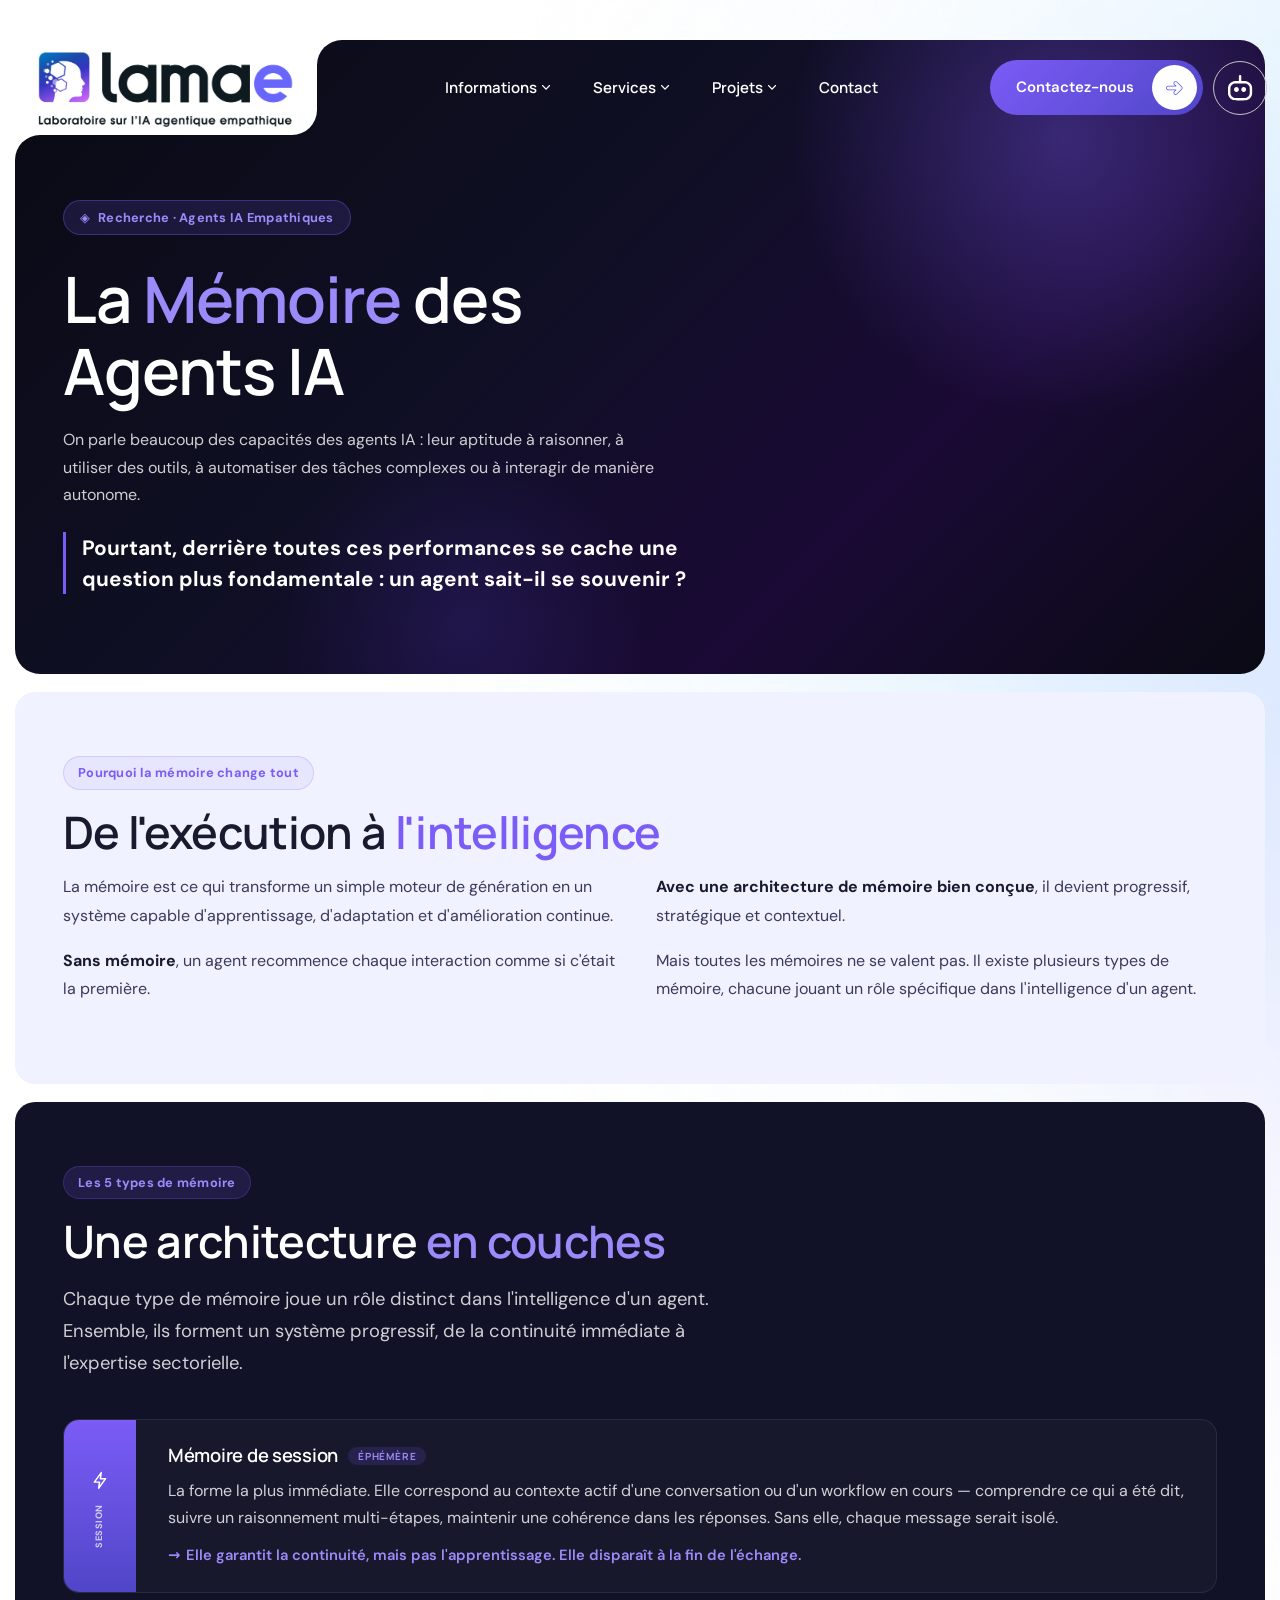
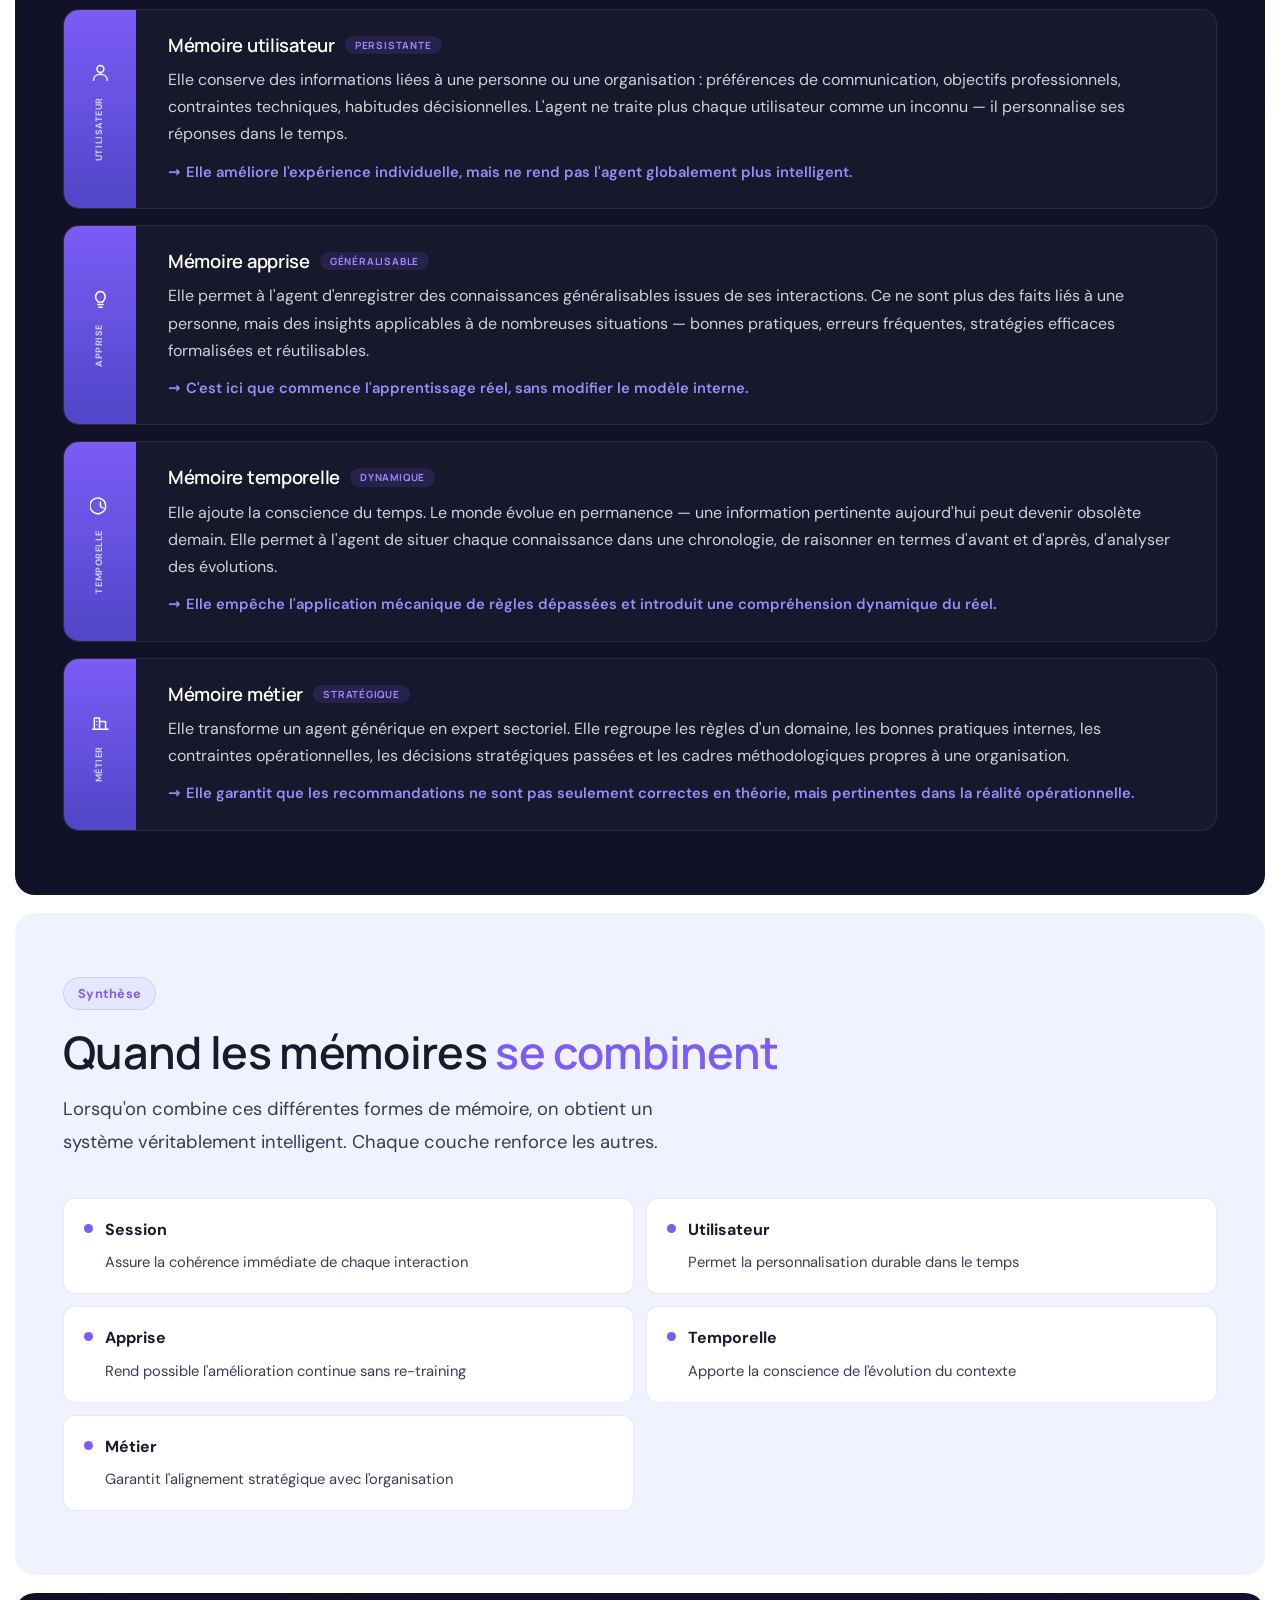
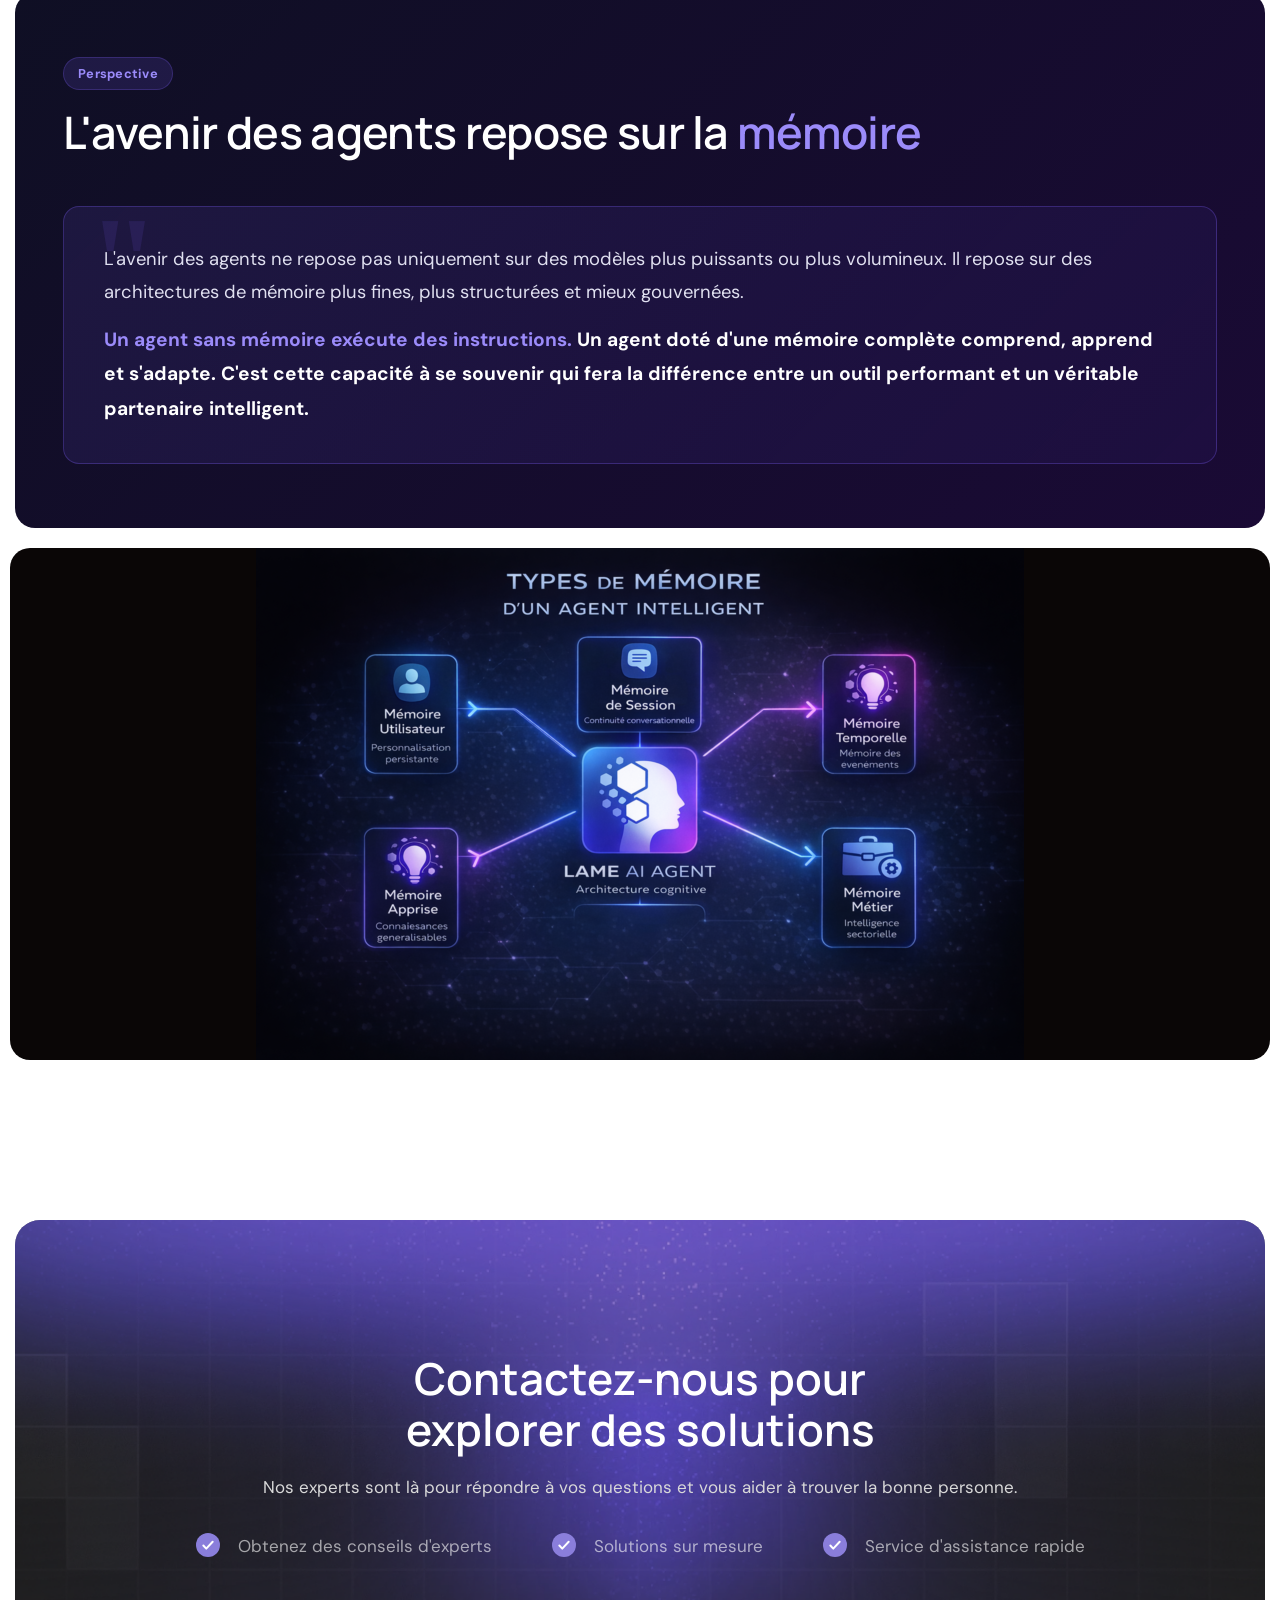
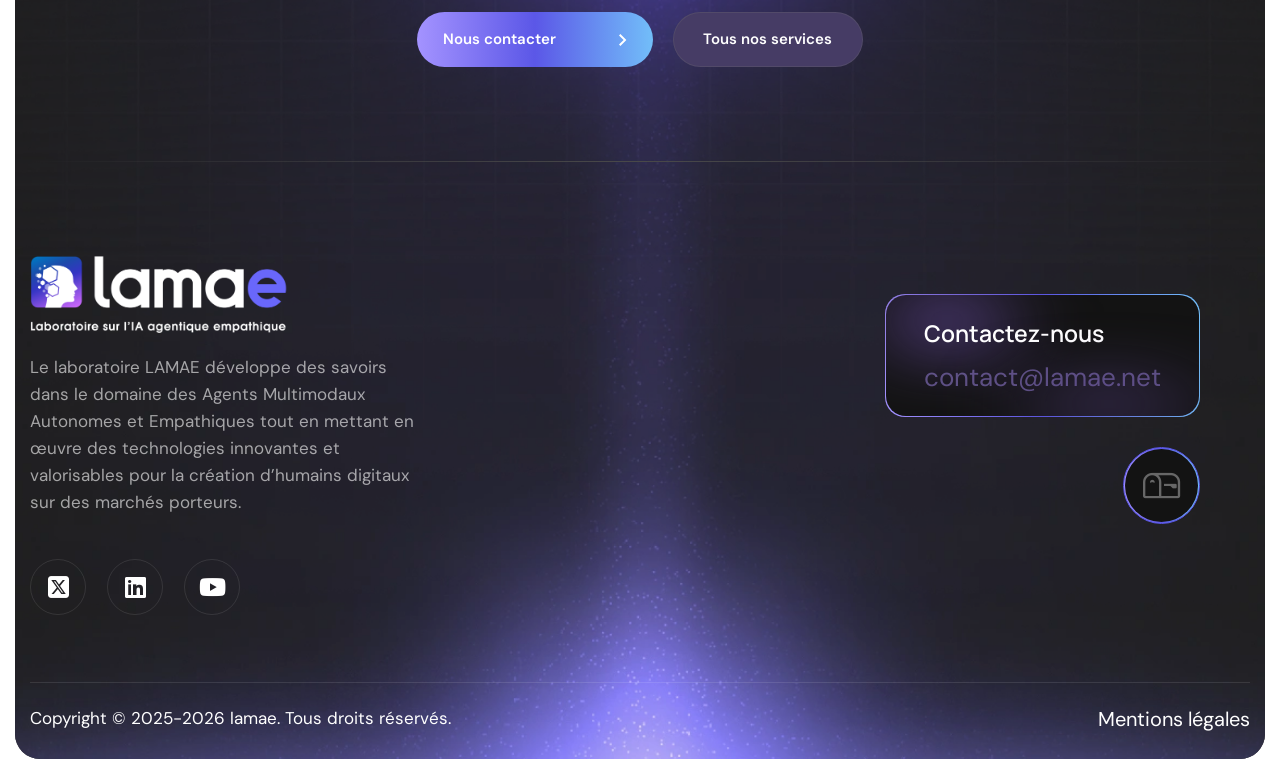
<file: les-differents-types-de-memoire-dun-agent-intelligent/index.html>
<!DOCTYPE html>
<html lang="fr-FR">
<head>
    <meta charset="UTF-8">
    <meta name="viewport" content="width=device-width, initial-scale=1">
    <link rel="profile" href="http://gmpg.org/xfn/11">
    <title>Les différents types de mémoire d’un agent intelligent &#8211; lamae</title>
<meta name="description" content="Les différents types de mémoire d'un agent intelligent et leur rôle dans les agents IA empathiques. Article de recherche LAMAE." />
<meta property="og:type" content="website" />
<meta property="og:site_name" content="lamae" />
<meta property="og:locale" content="fr_FR" />
<meta property="og:title" content="Les différents types de mémoire d’un agent intelligent &#8211; lamae" />
<meta property="og:description" content="Les différents types de mémoire d'un agent intelligent et leur rôle dans les agents IA empathiques. Article de recherche LAMAE." />
<meta property="og:url" content="https://lamae.net/les-differents-types-de-memoire-dun-agent-intelligent/" />
<meta property="og:image" content="https://lamae.net/wp-content/uploads/2026/02/logo-rectangle-noir-vs2-scaled.png" />
<meta name="twitter:card" content="summary_large_image" />
<meta name='robots' content='max-image-preview:large' />
<style id='wp-img-auto-sizes-contain-inline-css' type='text/css'>
img:is([sizes=auto i],[sizes^="auto," i]){contain-intrinsic-size:3000px 1500px}
/*# sourceURL=wp-img-auto-sizes-contain-inline-css */
</style>
<link rel='stylesheet' id='font-awesome-css' href='../wp-content/plugins/elementor/assets/lib/font-awesome/css/all.min.css' type='text/css' media='all' />
<link rel='stylesheet' id='pxl-main-css-css' href='../wp-content/plugins/bravis-addons/assets/css/main.css' type='text/css' media='all' />
<style id='classic-theme-styles-inline-css' type='text/css'>
/*! This file is auto-generated */
.wp-block-button__link{color:#fff;background-color:#32373c;border-radius:9999px;box-shadow:none;text-decoration:none;padding:calc(.667em + 2px) calc(1.333em + 2px);font-size:1.125em}.wp-block-file__button{background:#32373c;color:#fff;text-decoration:none}
/*# sourceURL=/wp-includes/css/classic-themes.min.css */
</style>
<style id='global-styles-inline-css' type='text/css'>
:root{--wp--preset--aspect-ratio--square: 1;--wp--preset--aspect-ratio--4-3: 4/3;--wp--preset--aspect-ratio--3-4: 3/4;--wp--preset--aspect-ratio--3-2: 3/2;--wp--preset--aspect-ratio--2-3: 2/3;--wp--preset--aspect-ratio--16-9: 16/9;--wp--preset--aspect-ratio--9-16: 9/16;--wp--preset--color--black: #000000;--wp--preset--color--cyan-bluish-gray: #abb8c3;--wp--preset--color--white: #ffffff;--wp--preset--color--pale-pink: #f78da7;--wp--preset--color--vivid-red: #cf2e2e;--wp--preset--color--luminous-vivid-orange: #ff6900;--wp--preset--color--luminous-vivid-amber: #fcb900;--wp--preset--color--light-green-cyan: #7bdcb5;--wp--preset--color--vivid-green-cyan: #00d084;--wp--preset--color--pale-cyan-blue: #8ed1fc;--wp--preset--color--vivid-cyan-blue: #0693e3;--wp--preset--color--vivid-purple: #9b51e0;--wp--preset--gradient--vivid-cyan-blue-to-vivid-purple: linear-gradient(135deg,rgb(6,147,227) 0%,rgb(155,81,224) 100%);--wp--preset--gradient--light-green-cyan-to-vivid-green-cyan: linear-gradient(135deg,rgb(122,220,180) 0%,rgb(0,208,130) 100%);--wp--preset--gradient--luminous-vivid-amber-to-luminous-vivid-orange: linear-gradient(135deg,rgb(252,185,0) 0%,rgb(255,105,0) 100%);--wp--preset--gradient--luminous-vivid-orange-to-vivid-red: linear-gradient(135deg,rgb(255,105,0) 0%,rgb(207,46,46) 100%);--wp--preset--gradient--very-light-gray-to-cyan-bluish-gray: linear-gradient(135deg,rgb(238,238,238) 0%,rgb(169,184,195) 100%);--wp--preset--gradient--cool-to-warm-spectrum: linear-gradient(135deg,rgb(74,234,220) 0%,rgb(151,120,209) 20%,rgb(207,42,186) 40%,rgb(238,44,130) 60%,rgb(251,105,98) 80%,rgb(254,248,76) 100%);--wp--preset--gradient--blush-light-purple: linear-gradient(135deg,rgb(255,206,236) 0%,rgb(152,150,240) 100%);--wp--preset--gradient--blush-bordeaux: linear-gradient(135deg,rgb(254,205,165) 0%,rgb(254,45,45) 50%,rgb(107,0,62) 100%);--wp--preset--gradient--luminous-dusk: linear-gradient(135deg,rgb(255,203,112) 0%,rgb(199,81,192) 50%,rgb(65,88,208) 100%);--wp--preset--gradient--pale-ocean: linear-gradient(135deg,rgb(255,245,203) 0%,rgb(182,227,212) 50%,rgb(51,167,181) 100%);--wp--preset--gradient--electric-grass: linear-gradient(135deg,rgb(202,248,128) 0%,rgb(113,206,126) 100%);--wp--preset--gradient--midnight: linear-gradient(135deg,rgb(2,3,129) 0%,rgb(40,116,252) 100%);--wp--preset--font-size--small: 13px;--wp--preset--font-size--medium: 20px;--wp--preset--font-size--large: 36px;--wp--preset--font-size--x-large: 42px;--wp--preset--font-family--inter: "Inter", sans-serif;--wp--preset--font-family--cardo: Cardo;--wp--preset--spacing--20: 0.44rem;--wp--preset--spacing--30: 0.67rem;--wp--preset--spacing--40: 1rem;--wp--preset--spacing--50: 1.5rem;--wp--preset--spacing--60: 2.25rem;--wp--preset--spacing--70: 3.38rem;--wp--preset--spacing--80: 5.06rem;--wp--preset--shadow--natural: 6px 6px 9px rgba(0, 0, 0, 0.2);--wp--preset--shadow--deep: 12px 12px 50px rgba(0, 0, 0, 0.4);--wp--preset--shadow--sharp: 6px 6px 0px rgba(0, 0, 0, 0.2);--wp--preset--shadow--outlined: 6px 6px 0px -3px rgb(255, 255, 255), 6px 6px rgb(0, 0, 0);--wp--preset--shadow--crisp: 6px 6px 0px rgb(0, 0, 0);}:where(.is-layout-flex){gap: 0.5em;}:where(.is-layout-grid){gap: 0.5em;}body .is-layout-flex{display: flex;}.is-layout-flex{flex-wrap: wrap;align-items: center;}.is-layout-flex > :is(*, div){margin: 0;}body .is-layout-grid{display: grid;}.is-layout-grid > :is(*, div){margin: 0;}:where(.wp-block-columns.is-layout-flex){gap: 2em;}:where(.wp-block-columns.is-layout-grid){gap: 2em;}:where(.wp-block-post-template.is-layout-flex){gap: 1.25em;}:where(.wp-block-post-template.is-layout-grid){gap: 1.25em;}.has-black-color{color: var(--wp--preset--color--black) !important;}.has-cyan-bluish-gray-color{color: var(--wp--preset--color--cyan-bluish-gray) !important;}.has-white-color{color: var(--wp--preset--color--white) !important;}.has-pale-pink-color{color: var(--wp--preset--color--pale-pink) !important;}.has-vivid-red-color{color: var(--wp--preset--color--vivid-red) !important;}.has-luminous-vivid-orange-color{color: var(--wp--preset--color--luminous-vivid-orange) !important;}.has-luminous-vivid-amber-color{color: var(--wp--preset--color--luminous-vivid-amber) !important;}.has-light-green-cyan-color{color: var(--wp--preset--color--light-green-cyan) !important;}.has-vivid-green-cyan-color{color: var(--wp--preset--color--vivid-green-cyan) !important;}.has-pale-cyan-blue-color{color: var(--wp--preset--color--pale-cyan-blue) !important;}.has-vivid-cyan-blue-color{color: var(--wp--preset--color--vivid-cyan-blue) !important;}.has-vivid-purple-color{color: var(--wp--preset--color--vivid-purple) !important;}.has-black-background-color{background-color: var(--wp--preset--color--black) !important;}.has-cyan-bluish-gray-background-color{background-color: var(--wp--preset--color--cyan-bluish-gray) !important;}.has-white-background-color{background-color: var(--wp--preset--color--white) !important;}.has-pale-pink-background-color{background-color: var(--wp--preset--color--pale-pink) !important;}.has-vivid-red-background-color{background-color: var(--wp--preset--color--vivid-red) !important;}.has-luminous-vivid-orange-background-color{background-color: var(--wp--preset--color--luminous-vivid-orange) !important;}.has-luminous-vivid-amber-background-color{background-color: var(--wp--preset--color--luminous-vivid-amber) !important;}.has-light-green-cyan-background-color{background-color: var(--wp--preset--color--light-green-cyan) !important;}.has-vivid-green-cyan-background-color{background-color: var(--wp--preset--color--vivid-green-cyan) !important;}.has-pale-cyan-blue-background-color{background-color: var(--wp--preset--color--pale-cyan-blue) !important;}.has-vivid-cyan-blue-background-color{background-color: var(--wp--preset--color--vivid-cyan-blue) !important;}.has-vivid-purple-background-color{background-color: var(--wp--preset--color--vivid-purple) !important;}.has-black-border-color{border-color: var(--wp--preset--color--black) !important;}.has-cyan-bluish-gray-border-color{border-color: var(--wp--preset--color--cyan-bluish-gray) !important;}.has-white-border-color{border-color: var(--wp--preset--color--white) !important;}.has-pale-pink-border-color{border-color: var(--wp--preset--color--pale-pink) !important;}.has-vivid-red-border-color{border-color: var(--wp--preset--color--vivid-red) !important;}.has-luminous-vivid-orange-border-color{border-color: var(--wp--preset--color--luminous-vivid-orange) !important;}.has-luminous-vivid-amber-border-color{border-color: var(--wp--preset--color--luminous-vivid-amber) !important;}.has-light-green-cyan-border-color{border-color: var(--wp--preset--color--light-green-cyan) !important;}.has-vivid-green-cyan-border-color{border-color: var(--wp--preset--color--vivid-green-cyan) !important;}.has-pale-cyan-blue-border-color{border-color: var(--wp--preset--color--pale-cyan-blue) !important;}.has-vivid-cyan-blue-border-color{border-color: var(--wp--preset--color--vivid-cyan-blue) !important;}.has-vivid-purple-border-color{border-color: var(--wp--preset--color--vivid-purple) !important;}.has-vivid-cyan-blue-to-vivid-purple-gradient-background{background: var(--wp--preset--gradient--vivid-cyan-blue-to-vivid-purple) !important;}.has-light-green-cyan-to-vivid-green-cyan-gradient-background{background: var(--wp--preset--gradient--light-green-cyan-to-vivid-green-cyan) !important;}.has-luminous-vivid-amber-to-luminous-vivid-orange-gradient-background{background: var(--wp--preset--gradient--luminous-vivid-amber-to-luminous-vivid-orange) !important;}.has-luminous-vivid-orange-to-vivid-red-gradient-background{background: var(--wp--preset--gradient--luminous-vivid-orange-to-vivid-red) !important;}.has-very-light-gray-to-cyan-bluish-gray-gradient-background{background: var(--wp--preset--gradient--very-light-gray-to-cyan-bluish-gray) !important;}.has-cool-to-warm-spectrum-gradient-background{background: var(--wp--preset--gradient--cool-to-warm-spectrum) !important;}.has-blush-light-purple-gradient-background{background: var(--wp--preset--gradient--blush-light-purple) !important;}.has-blush-bordeaux-gradient-background{background: var(--wp--preset--gradient--blush-bordeaux) !important;}.has-luminous-dusk-gradient-background{background: var(--wp--preset--gradient--luminous-dusk) !important;}.has-pale-ocean-gradient-background{background: var(--wp--preset--gradient--pale-ocean) !important;}.has-electric-grass-gradient-background{background: var(--wp--preset--gradient--electric-grass) !important;}.has-midnight-gradient-background{background: var(--wp--preset--gradient--midnight) !important;}.has-small-font-size{font-size: var(--wp--preset--font-size--small) !important;}.has-medium-font-size{font-size: var(--wp--preset--font-size--medium) !important;}.has-large-font-size{font-size: var(--wp--preset--font-size--large) !important;}.has-x-large-font-size{font-size: var(--wp--preset--font-size--x-large) !important;}
:where(.wp-block-post-template.is-layout-flex){gap: 1.25em;}:where(.wp-block-post-template.is-layout-grid){gap: 1.25em;}
:where(.wp-block-term-template.is-layout-flex){gap: 1.25em;}:where(.wp-block-term-template.is-layout-grid){gap: 1.25em;}
:where(.wp-block-columns.is-layout-flex){gap: 2em;}:where(.wp-block-columns.is-layout-grid){gap: 2em;}
:root :where(.wp-block-pullquote){font-size: 1.5em;line-height: 1.6;}
/*# sourceURL=global-styles-inline-css */
</style>
<link rel='stylesheet' id='elementor-icons-css' href='../wp-content/plugins/elementor/assets/lib/eicons/css/elementor-icons.min.css' type='text/css' media='all' />
<link rel='stylesheet' id='elementor-frontend-css' href='../wp-content/uploads/elementor/css/custom-frontend.min.css' type='text/css' media='all' />
<style id='elementor-frontend-inline-css' type='text/css'>
.elementor-kit-8{--e-global-color-primary:#6EC1E4;--e-global-color-secondary:#54595F;--e-global-color-text:#7A7A7A;--e-global-color-accent:#61CE70;--e-global-typography-primary-font-family:"Roboto";--e-global-typography-primary-font-weight:600;--e-global-typography-secondary-font-family:"Roboto Slab";--e-global-typography-secondary-font-weight:400;--e-global-typography-text-font-family:"Roboto";--e-global-typography-text-font-weight:400;--e-global-typography-accent-font-family:"Roboto";--e-global-typography-accent-font-weight:500;}.elementor-section.elementor-section-boxed > .elementor-container{max-width:1620px;}.e-con{--container-max-width:1620px;}.elementor-widget:not(:last-child){--kit-widget-spacing:0px;}.elementor-element{--widgets-spacing:0px 0px;--widgets-spacing-row:0px;--widgets-spacing-column:0px;}{}h1.entry-title{display:var(--page-title-display);}@media(max-width:1024px){.elementor-section.elementor-section-boxed > .elementor-container{max-width:1024px;}.e-con{--container-max-width:1024px;}}@media(max-width:767px){.elementor-section.elementor-section-boxed > .elementor-container{max-width:767px;}.e-con{--container-max-width:767px;}}
.elementor-10485 .elementor-element.elementor-element-5acc65ae{--display:flex;}.elementor-widget-image .widget-image-caption{color:var( --e-global-color-text );font-family:var( --e-global-typography-text-font-family ), Sans-serif;font-weight:var( --e-global-typography-text-font-weight );}.elementor-10485 .elementor-element.elementor-element-e7ce449{background-color:#0A0606;margin:020px 0px calc(var(--kit-widget-spacing, 0px) + 0px) 0px;border-radius:20px 20px 20px 20px;}
.elementor-37 .elementor-element.elementor-element-5a89010{--display:flex;--flex-direction:column;--container-widget-width:100%;--container-widget-height:initial;--container-widget-flex-grow:0;--container-widget-align-self:initial;--flex-wrap-mobile:wrap;--padding-top:0px;--padding-bottom:0px;--padding-left:015px;--padding-right:015px;}.elementor-37 .elementor-element.elementor-element-5a89010.e-con{--align-self:center;--flex-grow:0;--flex-shrink:0;}.elementor-37 .elementor-element.elementor-element-0ccfa0c{--display:flex;--flex-direction:column;--container-widget-width:100%;--container-widget-height:initial;--container-widget-flex-grow:0;--container-widget-align-self:initial;--flex-wrap-mobile:wrap;--overlay-opacity:1;--border-radius:25px 25px 25px 25px;--padding-top:133px;--padding-bottom:0px;--padding-left:15px;--padding-right:15px;}.elementor-37 .elementor-element.elementor-element-0ccfa0c:not(.elementor-motion-effects-element-type-background), .elementor-37 .elementor-element.elementor-element-0ccfa0c > .elementor-motion-effects-container > .elementor-motion-effects-layer{background-color:#1F1F1F;}.elementor-37 .elementor-element.elementor-element-0ccfa0c::before, .elementor-37 .elementor-element.elementor-element-0ccfa0c > .elementor-background-video-container::before, .elementor-37 .elementor-element.elementor-element-0ccfa0c > .e-con-inner > .elementor-background-video-container::before, .elementor-37 .elementor-element.elementor-element-0ccfa0c > .elementor-background-slideshow::before, .elementor-37 .elementor-element.elementor-element-0ccfa0c > .e-con-inner > .elementor-background-slideshow::before, .elementor-37 .elementor-element.elementor-element-0ccfa0c > .elementor-motion-effects-container > .elementor-motion-effects-layer::before{background-image:url("../wp-content/uploads/2025/11/bg-footer.webp");--background-overlay:'';background-position:center center;background-repeat:no-repeat;background-size:cover;}.elementor-37 .elementor-element.elementor-element-cb2f01e .pxl-heading{text-align:center;}.elementor-37 .elementor-element.elementor-element-cb2f01e .pxl-heading .pxl-heading--inner{max-width:850px;}.elementor-37 .elementor-element.elementor-element-cb2f01e .pxl-heading .pxl-item--title{color:#FFFFFF;-webkit-text-stroke-color:#FFFFFF;margin-bottom:18px;}.elementor-37 .elementor-element.elementor-element-cb2f01e .pxl-heading .pxl-item--title.style-outline .pxl-text-line-backdrop svg{stroke:#FFFFFF;}.elementor-37 .elementor-element.elementor-element-760ef16 > .elementor-widget-container{margin:0px 0px 32px 0px;}.elementor-37 .elementor-element.elementor-element-760ef16 .pxl-text-editor{text-align:center;}.elementor-37 .elementor-element.elementor-element-760ef16 .pxl-text-editor , .elementor-37 .elementor-element.elementor-element-760ef16 .pxl-text-editor p{color:#D9D9D9;}.elementor-37 .elementor-element.elementor-element-25917d3 > .elementor-widget-container{margin:0px 0px 47px 0px;}.elementor-37 .elementor-element.elementor-element-25917d3 .pxl-link{text-align:center;justify-content:center;}.elementor-37 .elementor-element.elementor-element-25917d3 .pxl-link.type-horizontal li{margin-left:30px;margin-right:30px;}.elementor-37 .elementor-element.elementor-element-25917d3 .pxl-link a i, .elementor-37 .elementor-element.elementor-element-25917d3 .pxl-link a svg{margin-right:18px;}.elementor-37 .elementor-element.elementor-element-96fe4f8{--display:flex;--flex-direction:row;--container-widget-width:initial;--container-widget-height:100%;--container-widget-flex-grow:1;--container-widget-align-self:stretch;--flex-wrap-mobile:wrap;--justify-content:center;--gap:20px 20px;--row-gap:20px;--column-gap:20px;--padding-top:0px;--padding-bottom:0px;--padding-left:0px;--padding-right:0px;}.elementor-37 .elementor-element.elementor-element-7978119 .pxl-button .btn{text-transform:none;}.elementor-37 .elementor-element.elementor-element-7978119 .pxl-button .btn.pxl-icon--right:not(.btn-svg) i, .elementor-37 .elementor-element.elementor-element-7978119 .pxl-button .btn.pxl-icon--right:not(.btn-svg) svg{margin-left:10px;}.elementor-37 .elementor-element.elementor-element-7978119 .pxl-button .btn-svg.pxl-icon--right:hover svg{margin-left:10px;}.elementor-37 .elementor-element.elementor-element-32488bb .btn:not(.btn-stroke).btn-outline::before{background-color:transparent;background-image:linear-gradient(180deg, #8A717100 0%, #F2295B00 100%);}.elementor-37 .elementor-element.elementor-element-32488bb .pxl-button .btn{color:#FFFFFF;background-color:#463C65;line-height:53px;border-style:solid !important;border-width:1px 1px 1px 1px !important;border-color:#74747440 !important;border-radius:16px 16px 16px 16px;padding:0px 29px 0px 29px;}.elementor-37 .elementor-element.elementor-element-32488bb .pxl-button .btn.pxl-icon--right:not(.btn-svg) i, .elementor-37 .elementor-element.elementor-element-32488bb .pxl-button .btn.pxl-icon--right:not(.btn-svg) svg{margin-left:10px;}.elementor-37 .elementor-element.elementor-element-32488bb .pxl-button .btn-svg.pxl-icon--right:hover svg{margin-left:10px;}.elementor-37 .elementor-element.elementor-element-1a6df81 > .elementor-widget-container{margin:94px 0px 90px 0px;}.elementor-37 .elementor-element.elementor-element-1a6df81{--divider-start-color:#49494900;--divider-center-color:#494949;}.elementor-37 .elementor-element.elementor-element-1a6df81 .pxl-el-divider.gradient{background:linear-gradient(90deg, var(--divider-start-color, #000) 0%, var(--divider-center-color, #000) 50%, #49494900 100%);}.elementor-37 .elementor-element.elementor-element-d1ce282{--display:flex;--flex-direction:row;--container-widget-width:initial;--container-widget-height:100%;--container-widget-flex-grow:1;--container-widget-align-self:stretch;--flex-wrap-mobile:wrap;--padding-top:0px;--padding-bottom:0px;--padding-left:0px;--padding-right:0px;}.elementor-37 .elementor-element.elementor-element-70f4fcd{--display:flex;--padding-top:0px;--padding-bottom:69px;--padding-left:0px;--padding-right:0px;}.elementor-37 .elementor-element.elementor-element-70f4fcd.e-con{--flex-grow:0;--flex-shrink:0;}.elementor-37 .elementor-element.elementor-element-4dd9b56 > .elementor-widget-container{margin:0px 0px 21px 0px;}.elementor-37 .elementor-element.elementor-element-4dd9b56 .pxl-logo img{max-height:81px;}.elementor-37 .elementor-element.elementor-element-5b110b0 > .elementor-widget-container{margin:0px 0px 36px 0px;}.elementor-37 .elementor-element.elementor-element-5b110b0 .pxl-text-editor .pxl-item--inner{max-width:400px;}.elementor-37 .elementor-element.elementor-element-5b110b0 .pxl-text-editor , .elementor-37 .elementor-element.elementor-element-5b110b0 .pxl-text-editor p{color:#FFFFFF99;}.elementor-37 .elementor-element.elementor-element-e515197{--display:flex;--flex-direction:row;--container-widget-width:initial;--container-widget-height:100%;--container-widget-flex-grow:1;--container-widget-align-self:stretch;--flex-wrap-mobile:wrap;--gap:57px 57px;--row-gap:57px;--column-gap:57px;--margin-top:42px;--margin-bottom:0px;--margin-left:0px;--margin-right:0px;--padding-top:0px;--padding-bottom:0px;--padding-left:0px;--padding-right:0px;}.elementor-37 .elementor-element.elementor-element-9fcf7e4{width:var( --container-widget-width, 100.633% );max-width:100.633%;--container-widget-width:100.633%;--container-widget-flex-grow:0;}.elementor-37 .elementor-element.elementor-element-9fcf7e4 > .elementor-widget-container{padding:0px 50px 0px 0px;}.elementor-37 .elementor-element.elementor-element-9fcf7e4.elementor-element{--order:-99999 /* order start hack */;--flex-grow:0;--flex-shrink:0;}.elementor-37 .elementor-element.elementor-element-9fcf7e4 .pxl-icon-box{max-width:690px;}.elementor-37 .elementor-element.elementor-element-9fcf7e4 .pxl-icon-box .pxl-item--title,.elementor-37 .elementor-element.elementor-element-9fcf7e4 .pxl-icon-box .pxl-item--title a{color:#FFFFFF;text-transform:none;}.elementor-37 .elementor-element.elementor-element-9fcf7e4 .pxl-icon-box .pxl-item--title{margin-bottom:13px !important;}.elementor-37 .elementor-element.elementor-element-9fcf7e4 .pxl-icon-box .pxl-item--description,.elementor-37 .elementor-element.elementor-element-9fcf7e4 .pxl-icon-box .pxl-item--desc{color:#8730DF;font-size:26px;}.elementor-37 .elementor-element.elementor-element-9fcf7e4 .pxl-icon-box .pxl-item--description a,.elementor-37 .elementor-element.elementor-element-9fcf7e4 .pxl-icon-box .pxl-item--desc a{color:#7967ACBA;}.elementor-37 .elementor-element.elementor-element-9fcf7e4 .pxl-icon-box .pxl-item--description a:hover,.elementor-37 .elementor-element.elementor-element-9fcf7e4 .pxl-icon-box .pxl-item--desc a:hover{color:#6E3BD1;}.elementor-37 .elementor-element.elementor-element-9fcf7e4 .pxl-icon-box .pxl-item--icon{width:77px;height:77px;}.elementor-37 .elementor-element.elementor-element-9fcf7e4 .pxl-icon-box .pxl-item--icon i{font-size:37px;}.elementor-37 .elementor-element.elementor-element-9fcf7e4 .pxl-icon-box .pxl-item--icon svg{height:37px;width:37px;}.elementor-37 .elementor-element.elementor-element-2043f76{--display:flex;--flex-direction:row;--container-widget-width:calc( ( 1 - var( --container-widget-flex-grow ) ) * 100% );--container-widget-height:100%;--container-widget-flex-grow:1;--container-widget-align-self:stretch;--flex-wrap-mobile:wrap;--justify-content:space-between;--align-items:center;border-style:solid;--border-style:solid;border-width:1px 0px 0px 0px;--border-top-width:1px;--border-right-width:0px;--border-bottom-width:0px;--border-left-width:0px;border-color:#FFFFFF1A;--border-color:#FFFFFF1A;--padding-top:22px;--padding-bottom:25px;--padding-left:0px;--padding-right:0px;}.elementor-37 .elementor-element.elementor-element-2043f76 .pxl-bd-glow.top::before, .elementor-37 .elementor-element.elementor-element-2043f76 .pxl-bd-glow.bottom::before{background:linear-gradient(to right, transparent 0%, transparent calc(var(--pxl-bd-gx) - var(--pxl-bd-spread)), #000000 var(--pxl-bd-gx), transparent calc(var(--pxl-bd-gx) + var(--pxl-bd-spread)), transparent 100%);}.elementor-37 .elementor-element.elementor-element-2043f76 .pxl-bd-glow.left::before, .elementor-37 .elementor-element.elementor-element-2043f76 .pxl-bd-glow.right::before{background:linear-gradient(to bottom, transparent 0%, transparent calc(var(--pxl-bd-gy) - var(--pxl-bd-spread)), #000000 var(--pxl-bd-gy), transparent calc(var(--pxl-bd-gy) + var(--pxl-bd-spread)), transparent 100%);}.elementor-37 .elementor-element.elementor-element-f494afe .pxl-text-editor , .elementor-37 .elementor-element.elementor-element-f494afe .pxl-text-editor p{color:#FFFFFF;}.elementor-37 .elementor-element.elementor-element-f494afe .pxl-text-editor a{color:#FFFFFF;}.elementor-37 .elementor-element.elementor-element-f494afe .pxl-text-editor a:hover{color:#5653CF;}.elementor-37 .elementor-element.elementor-element-f494afe .pxl-text-editor.underline a:hover{text-decoration:underline #5653CF !important;}.elementor-37 .elementor-element.elementor-element-69d1fd8 > .elementor-widget-container{margin:0px 0px 00px 0px;}.elementor-37 .elementor-element.elementor-element-69d1fd8 .pxl-text-editor{text-align:center;}.elementor-37 .elementor-element.elementor-element-69d1fd8 .pxl-text-editor .pxl-item--inner{max-width:924px;}.elementor-37 .elementor-element.elementor-element-69d1fd8 .pxl-text-editor , .elementor-37 .elementor-element.elementor-element-69d1fd8 .pxl-text-editor p{color:#D9D9D9;font-size:20px;font-weight:400;line-height:30px;}.elementor-37 .elementor-element.elementor-element-69d1fd8 .pxl-text-editor a{color:#FFFFFF;}@media(max-width:1366px){.elementor-37 .elementor-element.elementor-element-70f4fcd{--padding-top:0px;--padding-bottom:60px;--padding-left:0px;--padding-right:15px;}.elementor-37 .elementor-element.elementor-element-9fcf7e4{width:var( --container-widget-width, 427.628px );max-width:427.628px;--container-widget-width:427.628px;--container-widget-flex-grow:0;}}@media(max-width:1200px){.elementor-37 .elementor-element.elementor-element-0ccfa0c{--padding-top:100px;--padding-bottom:0px;--padding-left:15px;--padding-right:15px;}.elementor-37 .elementor-element.elementor-element-1a6df81 > .elementor-widget-container{margin:60px 0px 60px 0px;}.elementor-37 .elementor-element.elementor-element-d1ce282{--flex-wrap:wrap;}.elementor-37 .elementor-element.elementor-element-70f4fcd{--padding-top:0px;--padding-bottom:0px;--padding-left:0px;--padding-right:30px;}}@media(max-width:1024px){.elementor-37 .elementor-element.elementor-element-0ccfa0c{--padding-top:80px;--padding-bottom:0px;--padding-left:15px;--padding-right:15px;}.elementor-37 .elementor-element.elementor-element-25917d3 .pxl-link.type-horizontal li{margin-left:15px;margin-right:15px;}.elementor-37 .elementor-element.elementor-element-25917d3 .pxl-link li a{align-items:Center;}.elementor-37 .elementor-element.elementor-element-25917d3 .pxl-link a i, .elementor-37 .elementor-element.elementor-element-25917d3 .pxl-link a svg{margin-right:7px;}.elementor-37 .elementor-element.elementor-element-25917d3 .pxl-link a i{font-size:16px;}.elementor-37 .elementor-element.elementor-element-25917d3 .pxl-link a svg{height:16px;min-width:16px;}.elementor-37 .elementor-element.elementor-element-25917d3 .pxl-link.style-3 a:hover i{font-size:16px !important;}.elementor-37 .elementor-element.elementor-element-e515197{--margin-top:35px;--margin-bottom:0px;--margin-left:0px;--margin-right:0px;}.elementor-37 .elementor-element.elementor-element-69d1fd8 > .elementor-widget-container{margin:0px 0px 35px 0px;}.elementor-37 .elementor-element.elementor-element-69d1fd8 .pxl-text-editor , .elementor-37 .elementor-element.elementor-element-69d1fd8 .pxl-text-editor p{font-size:17px;line-height:1.5;}}@media(max-width:767px){.elementor-37 .elementor-element.elementor-element-0ccfa0c{--padding-top:70px;--padding-bottom:0px;--padding-left:015px;--padding-right:015px;}.elementor-37 .elementor-element.elementor-element-25917d3 .pxl-link{text-align:left;justify-content:left;}.elementor-37 .elementor-element.elementor-element-25917d3 .pxl-link.type-horizontal li{margin-left:0px;margin-right:15px;}.elementor-37 .elementor-element.elementor-element-25917d3 .pxl-link li a{align-items:Center;}.elementor-37 .elementor-element.elementor-element-25917d3 .pxl-link a i, .elementor-37 .elementor-element.elementor-element-25917d3 .pxl-link a svg{margin-right:14px;}.elementor-37 .elementor-element.elementor-element-32488bb .pxl-button .btn{line-height:45px;}.elementor-37 .elementor-element.elementor-element-1a6df81 > .elementor-widget-container{margin:40px 0px 40px 0px;}.elementor-37 .elementor-element.elementor-element-e515197{--gap:15px 30px;--row-gap:15px;--column-gap:30px;--margin-top:25px;--margin-bottom:0px;--margin-left:0px;--margin-right:0px;}.elementor-37 .elementor-element.elementor-element-9fcf7e4 .pxl-icon-box .pxl-item--title,.elementor-37 .elementor-element.elementor-element-9fcf7e4 .pxl-icon-box .pxl-item--title a{font-size:17px;}.elementor-37 .elementor-element.elementor-element-9fcf7e4 .pxl-icon-box .pxl-item--title{margin-bottom:10px !important;}.elementor-37 .elementor-element.elementor-element-2043f76{--justify-content:center;--gap:30px 30px;--row-gap:30px;--column-gap:30px;}.elementor-37 .elementor-element.elementor-element-f494afe .pxl-text-editor{text-align:center;}}@media(min-width:768px){.elementor-37 .elementor-element.elementor-element-5a89010{--content-width:1840px;}.elementor-37 .elementor-element.elementor-element-70f4fcd{--width:65.146%;}}@media(max-width:1366px) and (min-width:768px){.elementor-37 .elementor-element.elementor-element-70f4fcd{--width:813.279px;}}@media(max-width:1200px) and (min-width:768px){.elementor-37 .elementor-element.elementor-element-70f4fcd{--width:40%;}}@media(max-width:1024px) and (min-width:768px){.elementor-37 .elementor-element.elementor-element-70f4fcd{--width:50%;}}
.elementor-110 .elementor-element.elementor-element-739fe6a{--display:flex;--flex-direction:column;--container-widget-width:100%;--container-widget-height:initial;--container-widget-flex-grow:0;--container-widget-align-self:initial;--flex-wrap-mobile:wrap;--padding-top:0px;--padding-bottom:0px;--padding-left:15px;--padding-right:15px;}.elementor-110 .elementor-element.elementor-element-eee3e0e{--display:flex;--overflow:hidden;--overlay-opacity:1;--border-radius:25px 25px 25px 25px;--padding-top:107px;--padding-bottom:135px;--padding-left:110px;--padding-right:15px;}.elementor-110 .elementor-element.elementor-element-eee3e0e:not(.elementor-motion-effects-element-type-background), .elementor-110 .elementor-element.elementor-element-eee3e0e > .elementor-motion-effects-container > .elementor-motion-effects-layer{background-color:#1C1C22;}.elementor-110 .elementor-element.elementor-element-eee3e0e::before, .elementor-110 .elementor-element.elementor-element-eee3e0e > .elementor-background-video-container::before, .elementor-110 .elementor-element.elementor-element-eee3e0e > .e-con-inner > .elementor-background-video-container::before, .elementor-110 .elementor-element.elementor-element-eee3e0e > .elementor-background-slideshow::before, .elementor-110 .elementor-element.elementor-element-eee3e0e > .e-con-inner > .elementor-background-slideshow::before, .elementor-110 .elementor-element.elementor-element-eee3e0e > .elementor-motion-effects-container > .elementor-motion-effects-layer::before{background-image:url("../wp-content/uploads/2025/11/bg-pt.webp");--background-overlay:'';background-position:center center;background-repeat:no-repeat;background-size:cover;}.elementor-110 .elementor-element.elementor-element-ed0a794 .pxl-heading .pxl-item--title{color:#FFFFFF;-webkit-text-stroke-color:#FFFFFF;font-size:70px;line-height:1.31428;margin-bottom:11px;}.elementor-110 .elementor-element.elementor-element-ed0a794 .pxl-heading .pxl-item--title.style-outline .pxl-text-line-backdrop svg{stroke:#FFFFFF;}.elementor-110 .elementor-element.elementor-element-086dff0 .pxl-text-editor .pxl-item--inner{max-width:660px;}.elementor-110 .elementor-element.elementor-element-086dff0 .pxl-text-editor , .elementor-110 .elementor-element.elementor-element-086dff0 .pxl-text-editor p{color:#D9D9D9;font-family:"DM Sans", Sans-serif;font-size:20px;line-height:1.5;}body:not(.rtl) .elementor-110 .elementor-element.elementor-element-ab135c0{right:224px;}body.rtl .elementor-110 .elementor-element.elementor-element-ab135c0{left:224px;}.elementor-110 .elementor-element.elementor-element-ab135c0{bottom:0px;}@media(min-width:768px){.elementor-110 .elementor-element.elementor-element-739fe6a{--content-width:1840px;}}@media(max-width:1366px){.elementor-110 .elementor-element.elementor-element-eee3e0e{--padding-top:100px;--padding-bottom:115px;--padding-left:30px;--padding-right:30px;}body:not(.rtl) .elementor-110 .elementor-element.elementor-element-ab135c0{right:100px;}body.rtl .elementor-110 .elementor-element.elementor-element-ab135c0{left:100px;}}@media(max-width:1200px){.elementor-110 .elementor-element.elementor-element-ed0a794 .pxl-heading .pxl-item--title{font-size:46px;}.elementor-110 .elementor-element.elementor-element-086dff0 .pxl-text-editor , .elementor-110 .elementor-element.elementor-element-086dff0 .pxl-text-editor p{font-size:17px;}}@media(max-width:1024px){.elementor-110 .elementor-element.elementor-element-eee3e0e{--border-radius:20px 20px 20px 20px;}.elementor-110 .elementor-element.elementor-element-ed0a794 .pxl-heading .pxl-item--title{font-size:38px;}body:not(.rtl) .elementor-110 .elementor-element.elementor-element-ab135c0{right:30px;}body.rtl .elementor-110 .elementor-element.elementor-element-ab135c0{left:30px;}}@media(max-width:767px){.elementor-110 .elementor-element.elementor-element-eee3e0e{--border-radius:15px 15px 15px 15px;--padding-top:70px;--padding-bottom:70px;--padding-left:15px;--padding-right:15px;}.elementor-110 .elementor-element.elementor-element-ed0a794 .pxl-heading .pxl-item--title{font-size:34px;}.elementor-110 .elementor-element.elementor-element-086dff0 > .elementor-widget-container{margin:0px 0px 35px 0px;}.elementor-110 .elementor-element.elementor-element-086dff0 .pxl-text-editor , .elementor-110 .elementor-element.elementor-element-086dff0 .pxl-text-editor p{font-size:15px;}body:not(.rtl) .elementor-110 .elementor-element.elementor-element-ab135c0{right:0px;}body.rtl .elementor-110 .elementor-element.elementor-element-ab135c0{left:0px;}.elementor-110 .elementor-element.elementor-element-ab135c0{bottom:0px;}}
.elementor-945 .elementor-element.elementor-element-b80a597{--display:flex;--flex-direction:row;--container-widget-width:initial;--container-widget-height:100%;--container-widget-flex-grow:1;--container-widget-align-self:stretch;--flex-wrap-mobile:wrap;--gap:30px 30px;--row-gap:30px;--column-gap:30px;--padding-top:0px;--padding-bottom:0px;--padding-left:0px;--padding-right:0px;}.elementor-945 .elementor-element.elementor-element-752e14e{width:var( --container-widget-width, calc(50% - 15px) );max-width:calc(50% - 15px);--container-widget-width:calc(50% - 15px);--container-widget-flex-grow:0;}.elementor-945 .elementor-element.elementor-element-8e615cc{width:var( --container-widget-width, calc(50% - 15px) );max-width:calc(50% - 15px);--container-widget-width:calc(50% - 15px);--container-widget-flex-grow:0;}.elementor-945 .elementor-element.elementor-element-9c34193{width:var( --container-widget-width, calc(50% - 15px) );max-width:calc(50% - 15px);--container-widget-width:calc(50% - 15px);--container-widget-flex-grow:0;}@media(max-width:1024px){.elementor-945 .elementor-element.elementor-element-b80a597{--flex-wrap:wrap;}}@media(max-width:767px){.elementor-945 .elementor-element.elementor-element-752e14e{width:100%;max-width:100%;}.elementor-945 .elementor-element.elementor-element-8e615cc{width:100%;max-width:100%;}.elementor-945 .elementor-element.elementor-element-9c34193{width:100%;max-width:100%;}}
.elementor-969 .elementor-element.elementor-element-b80a597{--display:flex;--flex-direction:row;--container-widget-width:initial;--container-widget-height:100%;--container-widget-flex-grow:1;--container-widget-align-self:stretch;--flex-wrap-mobile:wrap;--gap:30px 30px;--row-gap:30px;--column-gap:30px;--padding-top:0px;--padding-bottom:0px;--padding-left:0px;--padding-right:0px;}.elementor-969 .elementor-element.elementor-element-752e14e{width:var( --container-widget-width, calc(50% - 15px) );max-width:calc(50% - 15px);--container-widget-width:calc(50% - 15px);--container-widget-flex-grow:0;}.elementor-969 .elementor-element.elementor-element-8e615cc{width:var( --container-widget-width, calc(50% - 15px) );max-width:calc(50% - 15px);--container-widget-width:calc(50% - 15px);--container-widget-flex-grow:0;}.elementor-969 .elementor-element.elementor-element-9c34193{width:var( --container-widget-width, calc(50% - 15px) );max-width:calc(50% - 15px);--container-widget-width:calc(50% - 15px);--container-widget-flex-grow:0;}@media(max-width:1024px){.elementor-969 .elementor-element.elementor-element-b80a597{--flex-wrap:wrap;}}@media(max-width:767px){.elementor-969 .elementor-element.elementor-element-752e14e{width:100%;max-width:100%;}.elementor-969 .elementor-element.elementor-element-8e615cc{width:100%;max-width:100%;}.elementor-969 .elementor-element.elementor-element-9c34193{width:100%;max-width:100%;}}
.elementor-9307 .elementor-element.elementor-element-dc99382{--display:flex;--flex-direction:row;--container-widget-width:initial;--container-widget-height:100%;--container-widget-flex-grow:1;--container-widget-align-self:stretch;--flex-wrap-mobile:wrap;--padding-top:0px;--padding-bottom:0px;--padding-left:15px;--padding-right:15px;}.elementor-9307 .elementor-element.elementor-element-dc99382 >.pxl-section-divider{height:1px;}.elementor-9307 .elementor-element.elementor-element-dc99382 .e-con-inner >.pxl-section-divider{height:1px;}.elementor-9307 .elementor-element.elementor-element-bbed477{--display:flex;border-style:solid;--border-style:solid;border-width:0px 1px 0px 0px;--border-top-width:0px;--border-right-width:1px;--border-bottom-width:0px;--border-left-width:0px;border-color:#D9D9D940;--border-color:#D9D9D940;--padding-top:90px;--padding-bottom:96px;--padding-left:0px;--padding-right:0px;}.elementor-9307 .elementor-element.elementor-element-bbed477 .pxl-bd-glow.top::before, .elementor-9307 .elementor-element.elementor-element-bbed477 .pxl-bd-glow.bottom::before{background:linear-gradient(to right, transparent 0%, transparent calc(var(--pxl-bd-gx) - var(--pxl-bd-spread)), #FFFFFFAD var(--pxl-bd-gx), transparent calc(var(--pxl-bd-gx) + var(--pxl-bd-spread)), transparent 100%);}.elementor-9307 .elementor-element.elementor-element-bbed477 .pxl-bd-glow.left::before, .elementor-9307 .elementor-element.elementor-element-bbed477 .pxl-bd-glow.right::before{background:linear-gradient(to bottom, transparent 0%, transparent calc(var(--pxl-bd-gy) - var(--pxl-bd-spread)), #FFFFFFAD var(--pxl-bd-gy), transparent calc(var(--pxl-bd-gy) + var(--pxl-bd-spread)), transparent 100%);}.elementor-9307 .elementor-element.elementor-element-3e8db11 .pxl-heading .pxl-heading--inner{max-width:420px;}.elementor-9307 .elementor-element.elementor-element-3e8db11 .pxl-heading .pxl-item--title{color:#FFFFFF;-webkit-text-stroke-color:#FFFFFF;font-size:25px;margin-bottom:27px;}.elementor-9307 .elementor-element.elementor-element-3e8db11 .pxl-heading .pxl-item--title.style-outline .pxl-text-line-backdrop svg{stroke:#FFFFFF;}.elementor-9307 .elementor-element.elementor-element-bafa6d0 > .elementor-widget-container{margin:0px 0px 29px 0px;}.elementor-9307 .elementor-element.elementor-element-bafa6d0 .pxl-text-editor .pxl-item--inner{max-width:470px;}.elementor-9307 .elementor-element.elementor-element-bafa6d0 .pxl-text-editor , .elementor-9307 .elementor-element.elementor-element-bafa6d0 .pxl-text-editor p{color:#D9D9D9;font-family:"DM Sans", Sans-serif;font-size:16px;font-weight:400;line-height:27px;}.elementor-9307 .elementor-element.elementor-element-ef57115 .pxl-list .pxl-item-content{color:#FFFFFF;font-size:16px;font-weight:500;line-height:27px;}.elementor-9307 .elementor-element.elementor-element-ef57115 .pxl-list .pxl-item--icon{margin:5px 0px 0px 0px;}.elementor-9307 .elementor-element.elementor-element-ef57115 .pxl-list .pxl--item + .pxl--item{margin-top:10px;}.elementor-9307 .elementor-element.elementor-element-48a6a16{--display:flex;--justify-content:center;--align-items:flex-end;--container-widget-width:calc( ( 1 - var( --container-widget-flex-grow ) ) * 100% );--padding-top:0px;--padding-bottom:0px;--padding-left:0px;--padding-right:0px;}@media(max-width:767px){.elementor-9307 .elementor-element.elementor-element-bbed477{border-width:0px 0px 0px 0px;--border-top-width:0px;--border-right-width:0px;--border-bottom-width:0px;--border-left-width:0px;--padding-top:60px;--padding-bottom:30px;--padding-left:0px;--padding-right:0px;}.elementor-9307 .elementor-element.elementor-element-3e8db11 .pxl-heading .pxl-item--title{font-size:20px;margin-bottom:20px;}.elementor-9307 .elementor-element.elementor-element-48a6a16{--align-items:flex-start;--container-widget-width:calc( ( 1 - var( --container-widget-flex-grow ) ) * 100% );}}@media(min-width:768px){.elementor-9307 .elementor-element.elementor-element-dc99382{--content-width:1320px;}}
.elementor-9387 .elementor-element.elementor-element-dc99382{--display:flex;--flex-direction:row;--container-widget-width:initial;--container-widget-height:100%;--container-widget-flex-grow:1;--container-widget-align-self:stretch;--flex-wrap-mobile:wrap;--padding-top:0px;--padding-bottom:0px;--padding-left:15px;--padding-right:15px;}.elementor-9387 .elementor-element.elementor-element-dc99382 >.pxl-section-divider{height:1px;}.elementor-9387 .elementor-element.elementor-element-dc99382 .e-con-inner >.pxl-section-divider{height:1px;}.elementor-9387 .elementor-element.elementor-element-bbed477{--display:flex;border-style:solid;--border-style:solid;border-width:0px 1px 0px 0px;--border-top-width:0px;--border-right-width:1px;--border-bottom-width:0px;--border-left-width:0px;border-color:#D9D9D940;--border-color:#D9D9D940;--padding-top:90px;--padding-bottom:96px;--padding-left:0px;--padding-right:0px;}.elementor-9387 .elementor-element.elementor-element-bbed477 .pxl-bd-glow.top::before, .elementor-9387 .elementor-element.elementor-element-bbed477 .pxl-bd-glow.bottom::before{background:linear-gradient(to right, transparent 0%, transparent calc(var(--pxl-bd-gx) - var(--pxl-bd-spread)), #FFFFFFAD var(--pxl-bd-gx), transparent calc(var(--pxl-bd-gx) + var(--pxl-bd-spread)), transparent 100%);}.elementor-9387 .elementor-element.elementor-element-bbed477 .pxl-bd-glow.left::before, .elementor-9387 .elementor-element.elementor-element-bbed477 .pxl-bd-glow.right::before{background:linear-gradient(to bottom, transparent 0%, transparent calc(var(--pxl-bd-gy) - var(--pxl-bd-spread)), #FFFFFFAD var(--pxl-bd-gy), transparent calc(var(--pxl-bd-gy) + var(--pxl-bd-spread)), transparent 100%);}.elementor-9387 .elementor-element.elementor-element-3e8db11 .pxl-heading .pxl-heading--inner{max-width:420px;}.elementor-9387 .elementor-element.elementor-element-3e8db11 .pxl-heading .pxl-item--title{color:#FFFFFF;-webkit-text-stroke-color:#FFFFFF;font-size:25px;margin-bottom:27px;}.elementor-9387 .elementor-element.elementor-element-3e8db11 .pxl-heading .pxl-item--title.style-outline .pxl-text-line-backdrop svg{stroke:#FFFFFF;}.elementor-9387 .elementor-element.elementor-element-bafa6d0 > .elementor-widget-container{margin:0px 0px 29px 0px;}.elementor-9387 .elementor-element.elementor-element-bafa6d0 .pxl-text-editor .pxl-item--inner{max-width:470px;}.elementor-9387 .elementor-element.elementor-element-bafa6d0 .pxl-text-editor , .elementor-9387 .elementor-element.elementor-element-bafa6d0 .pxl-text-editor p{color:#D9D9D9;font-family:"DM Sans", Sans-serif;font-size:16px;font-weight:400;line-height:27px;}.elementor-9387 .elementor-element.elementor-element-ef57115 .pxl-list .pxl-item-content{color:#FFFFFF;font-size:16px;font-weight:500;line-height:27px;}.elementor-9387 .elementor-element.elementor-element-ef57115 .pxl-list .pxl-item--icon{margin:5px 0px 0px 0px;}.elementor-9387 .elementor-element.elementor-element-ef57115 .pxl-list .pxl--item + .pxl--item{margin-top:10px;}.elementor-9387 .elementor-element.elementor-element-48a6a16{--display:flex;--justify-content:center;--align-items:flex-end;--container-widget-width:calc( ( 1 - var( --container-widget-flex-grow ) ) * 100% );--padding-top:0px;--padding-bottom:0px;--padding-left:0px;--padding-right:0px;}.elementor-9387 .elementor-element.elementor-element-5a79644 > .elementor-widget-container{background-image:url("../wp-content/uploads/2026/01/h5-img-03.webp");background-position:center center;background-repeat:no-repeat;background-size:contain;}@media(max-width:767px){.elementor-9387 .elementor-element.elementor-element-bbed477{border-width:0px 0px 0px 0px;--border-top-width:0px;--border-right-width:0px;--border-bottom-width:0px;--border-left-width:0px;--padding-top:60px;--padding-bottom:30px;--padding-left:0px;--padding-right:0px;}.elementor-9387 .elementor-element.elementor-element-3e8db11 .pxl-heading .pxl-item--title{font-size:20px;margin-bottom:20px;}.elementor-9387 .elementor-element.elementor-element-48a6a16{--align-items:flex-start;--container-widget-width:calc( ( 1 - var( --container-widget-flex-grow ) ) * 100% );}}@media(min-width:768px){.elementor-9387 .elementor-element.elementor-element-dc99382{--content-width:1320px;}}
.elementor-9389 .elementor-element.elementor-element-dc99382{--display:flex;--flex-direction:row;--container-widget-width:initial;--container-widget-height:100%;--container-widget-flex-grow:1;--container-widget-align-self:stretch;--flex-wrap-mobile:wrap;--padding-top:0px;--padding-bottom:0px;--padding-left:15px;--padding-right:15px;}.elementor-9389 .elementor-element.elementor-element-dc99382 >.pxl-section-divider{height:1px;}.elementor-9389 .elementor-element.elementor-element-dc99382 .e-con-inner >.pxl-section-divider{height:1px;}.elementor-9389 .elementor-element.elementor-element-bbed477{--display:flex;border-style:solid;--border-style:solid;border-width:0px 1px 0px 0px;--border-top-width:0px;--border-right-width:1px;--border-bottom-width:0px;--border-left-width:0px;border-color:#D9D9D940;--border-color:#D9D9D940;--padding-top:90px;--padding-bottom:96px;--padding-left:0px;--padding-right:0px;}.elementor-9389 .elementor-element.elementor-element-bbed477 .pxl-bd-glow.top::before, .elementor-9389 .elementor-element.elementor-element-bbed477 .pxl-bd-glow.bottom::before{background:linear-gradient(to right, transparent 0%, transparent calc(var(--pxl-bd-gx) - var(--pxl-bd-spread)), #FFFFFFAD var(--pxl-bd-gx), transparent calc(var(--pxl-bd-gx) + var(--pxl-bd-spread)), transparent 100%);}.elementor-9389 .elementor-element.elementor-element-bbed477 .pxl-bd-glow.left::before, .elementor-9389 .elementor-element.elementor-element-bbed477 .pxl-bd-glow.right::before{background:linear-gradient(to bottom, transparent 0%, transparent calc(var(--pxl-bd-gy) - var(--pxl-bd-spread)), #FFFFFFAD var(--pxl-bd-gy), transparent calc(var(--pxl-bd-gy) + var(--pxl-bd-spread)), transparent 100%);}.elementor-9389 .elementor-element.elementor-element-3e8db11 .pxl-heading .pxl-heading--inner{max-width:420px;}.elementor-9389 .elementor-element.elementor-element-3e8db11 .pxl-heading .pxl-item--title{color:#FFFFFF;-webkit-text-stroke-color:#FFFFFF;font-size:25px;margin-bottom:27px;}.elementor-9389 .elementor-element.elementor-element-3e8db11 .pxl-heading .pxl-item--title.style-outline .pxl-text-line-backdrop svg{stroke:#FFFFFF;}.elementor-9389 .elementor-element.elementor-element-bafa6d0 > .elementor-widget-container{margin:0px 0px 29px 0px;}.elementor-9389 .elementor-element.elementor-element-bafa6d0 .pxl-text-editor .pxl-item--inner{max-width:470px;}.elementor-9389 .elementor-element.elementor-element-bafa6d0 .pxl-text-editor , .elementor-9389 .elementor-element.elementor-element-bafa6d0 .pxl-text-editor p{color:#D9D9D9;font-family:"DM Sans", Sans-serif;font-size:16px;font-weight:400;line-height:27px;}.elementor-9389 .elementor-element.elementor-element-ef57115 .pxl-list .pxl-item-content{color:#FFFFFF;font-size:16px;font-weight:500;line-height:27px;}.elementor-9389 .elementor-element.elementor-element-ef57115 .pxl-list .pxl-item--icon{margin:5px 0px 0px 0px;}.elementor-9389 .elementor-element.elementor-element-ef57115 .pxl-list .pxl--item + .pxl--item{margin-top:10px;}.elementor-9389 .elementor-element.elementor-element-48a6a16{--display:flex;--justify-content:center;--align-items:flex-end;--container-widget-width:calc( ( 1 - var( --container-widget-flex-grow ) ) * 100% );--padding-top:0px;--padding-bottom:0px;--padding-left:0px;--padding-right:0px;}@media(max-width:767px){.elementor-9389 .elementor-element.elementor-element-bbed477{border-width:0px 0px 0px 0px;--border-top-width:0px;--border-right-width:0px;--border-bottom-width:0px;--border-left-width:0px;--padding-top:60px;--padding-bottom:30px;--padding-left:0px;--padding-right:0px;}.elementor-9389 .elementor-element.elementor-element-3e8db11 .pxl-heading .pxl-item--title{font-size:20px;margin-bottom:20px;}.elementor-9389 .elementor-element.elementor-element-48a6a16{--align-items:flex-start;--container-widget-width:calc( ( 1 - var( --container-widget-flex-grow ) ) * 100% );}}@media(min-width:768px){.elementor-9389 .elementor-element.elementor-element-dc99382{--content-width:1320px;}}
.elementor-8561 .elementor-element.elementor-element-ae87a43{--display:flex;--flex-direction:row;--container-widget-width:initial;--container-widget-height:100%;--container-widget-flex-grow:1;--container-widget-align-self:stretch;--flex-wrap-mobile:wrap;--gap:30px 30px;--row-gap:30px;--column-gap:30px;--padding-top:45px;--padding-bottom:15px;--padding-left:45px;--padding-right:45px;}.elementor-8561 .elementor-element.elementor-element-b3890ce{--display:flex;--min-height:450px;--padding-top:0px;--padding-bottom:0px;--padding-left:0px;--padding-right:0px;}.elementor-8561 .elementor-element.elementor-element-b6586cd{--display:flex;--padding-top:0px;--padding-bottom:0px;--padding-left:0px;--padding-right:0px;}.elementor-8561 .elementor-element.elementor-element-d45957a{--display:flex;--padding-top:0px;--padding-bottom:0px;--padding-left:0px;--padding-right:0px;}.elementor-8561 .elementor-element.elementor-element-d4f89cf{--display:flex;--flex-direction:row;--container-widget-width:initial;--container-widget-height:100%;--container-widget-flex-grow:1;--container-widget-align-self:stretch;--flex-wrap-mobile:wrap;--gap:30px 30px;--row-gap:30px;--column-gap:30px;--padding-top:15px;--padding-bottom:45px;--padding-left:45px;--padding-right:45px;}.elementor-8561 .elementor-element.elementor-element-47beb0d{--display:flex;--padding-top:0px;--padding-bottom:0px;--padding-left:0px;--padding-right:0px;}.elementor-8561 .elementor-element.elementor-element-bf9a631{--display:flex;--padding-top:0px;--padding-bottom:0px;--padding-left:0px;--padding-right:0px;}.elementor-8561 .elementor-element.elementor-element-391c245{--display:flex;--padding-top:0px;--padding-bottom:0px;--padding-left:0px;--padding-right:0px;}@media(max-width:1366px){.elementor-8561 .elementor-element.elementor-element-ae87a43{--gap:15px 15px;--row-gap:15px;--column-gap:15px;--padding-top:45px;--padding-bottom:15px;--padding-left:15px;--padding-right:15px;}.elementor-8561 .elementor-element.elementor-element-d4f89cf{--gap:15px 15px;--row-gap:15px;--column-gap:15px;--padding-top:15px;--padding-bottom:45px;--padding-left:15px;--padding-right:15px;}}@media(max-width:767px){.elementor-8561 .elementor-element.elementor-element-ae87a43{--padding-top:15px;--padding-bottom:0px;--padding-left:0px;--padding-right:0px;}.elementor-8561 .elementor-element.elementor-element-d4f89cf{--padding-top:15px;--padding-bottom:0px;--padding-left:0px;--padding-right:0px;}}
/*# sourceURL=elementor-frontend-inline-css */
</style>
<link rel='stylesheet' id='widget-image-css' href='../wp-content/plugins/elementor/assets/css/widget-image.min.css' type='text/css' media='all' />
<link rel='stylesheet' id='magnific-popup-css' href='../wp-content/themes/auregon/assets/css/libs/magnific-popup.css' type='text/css' media='all' />
<link rel='stylesheet' id='wow-animate-css' href='../wp-content/themes/auregon/assets/css/libs/animate.min.css' type='text/css' media='all' />
<link rel='stylesheet' id='bootstrap-icons-css' href='../wp-content/themes/auregon/assets/fonts/bootstrap-icons/css/bootstrap-icons.css' type='text/css' media='all' />
<link rel='stylesheet' id='pxl-grid-css' href='../wp-content/themes/auregon/assets/css/grid.css' type='text/css' media='all' />
<link rel='stylesheet' id='pxl-style-css' href='../wp-content/themes/auregon/assets/css/style.css' type='text/css' media='all' />
<style id='pxl-style-inline-css' type='text/css'>
:root{--primary-color: #5B57E7;--secondary-color: #000000;--third-color: #676767;--four-color: #483886;--body_bg-color: #fff;--primary-color-rgb: 91,87,231;--secondary-color-rgb: 0,0,0;--third-color-rgb: 103,103,103;--four-color-rgb: 72,56,134;--body_bg-color-rgb: 255,255,255;--link-color: #000000;--link-color-hover: #5B57E7;--link-color-active: #5B57E7;--gradient-color-from: #A493FF;--gradient-color-center: #5B57E7;--gradient-color-to: #72BEF9;--gradient-two-color-from: #8160C7;--gradient-two-color-center: #62489A;--gradient-two-color-to: #503687;}
        @media screen and (min-width: 1201px) {
                }
/*# sourceURL=pxl-style-inline-css */
</style>
<link rel='stylesheet' id='pxl-base-css' href='../wp-content/themes/auregon/style.css' type='text/css' media='all' />
<link rel='stylesheet' id='lamae-fonts-css' href='../assets/fonts/fonts-pxl-egf-dmsans.css' type='text/css' media='all' />
<link rel='stylesheet' id='elementor-icons-shared-0-css' href='../wp-content/plugins/elementor/assets/lib/font-awesome/css/fontawesome.min.css' type='text/css' media='all' />
<link rel='stylesheet' id='elementor-icons-fa-brands-css' href='../wp-content/plugins/elementor/assets/lib/font-awesome/css/brands.min.css' type='text/css' media='all' />
<script type="text/javascript" src="../wp-includes/js/jquery/jquery.min.js" id="jquery-core-js"></script>
<script type="text/javascript" src="../wp-includes/js/jquery/jquery-migrate.min.js" id="jquery-migrate-js"></script>
<script type="text/javascript" src="../wp-content/plugins/bravis-addons/assets/js/libs/waypoints.min.js" id="waypoints-js"></script>
<script type="text/javascript" src="../wp-content/themes/auregon/assets/js/libs/jarallax.min.js" id="pxl-jarallax-js"></script>
<link rel="canonical" href="https://lamae.net/les-differents-types-de-memoire-dun-agent-intelligent/" />
<link rel="icon" type="image/png" sizes="32x32" href="../wp-content/uploads/2026/02/cropped-carre-vs2-32x32.png"/><link rel="icon" type="image/png" sizes="16x16" href="../wp-content/uploads/2026/02/cropped-carre-vs2-16x16.png"/>	<noscript><style>.woocommerce-product-gallery{ opacity: 1 !important; }</style></noscript>
	<style>
				.e-con.e-parent:nth-of-type(n+4):not(.e-lazyloaded):not(.e-no-lazyload),
				.e-con.e-parent:nth-of-type(n+4):not(.e-lazyloaded):not(.e-no-lazyload) * {
					background-image: none !important;
				}
				@media screen and (max-height: 1024px) {
					.e-con.e-parent:nth-of-type(n+3):not(.e-lazyloaded):not(.e-no-lazyload),
					.e-con.e-parent:nth-of-type(n+3):not(.e-lazyloaded):not(.e-no-lazyload) * {
						background-image: none !important;
					}
				}
				@media screen and (max-height: 640px) {
					.e-con.e-parent:nth-of-type(n+2):not(.e-lazyloaded):not(.e-no-lazyload),
					.e-con.e-parent:nth-of-type(n+2):not(.e-lazyloaded):not(.e-no-lazyload) * {
						background-image: none !important;
					}
				}
			</style>
			<link rel="icon" href="../wp-content/uploads/2026/02/cropped-carre-vs2-32x32.png" sizes="32x32" />
<link rel="icon" href="../wp-content/uploads/2026/02/cropped-carre-vs2-192x192.png" sizes="192x192" />
<link rel="apple-touch-icon" href="../wp-content/uploads/2026/02/cropped-carre-vs2-180x180.png" />
<meta name="msapplication-TileImage" content="../wp-content/uploads/2026/02/cropped-carre-vs2-270x270.png" />
<link rel="stylesheet" href="../assets/lamae-entete.css">
<link rel="stylesheet" href="../assets/lamae.css">
</head>
<body class="lam-sub wp-singular page-template-default page page-id-10485 wp-theme-auregon theme-auregon woocommerce-no-js   pxl-redux-page  body-default-font   heading-default-font   woocommerce-layout-grid pxl-shape-body-show elementor-default elementor-kit-8 elementor-page elementor-page-10485">
        <div id="pxl-wapper" class="pxl-wapper">

                                <header id="pxl-header-elementor" class="is-sticky pxl-header-show"> 
            <div class="pxl-header-elementor-main px-header--transparent">
          <div class="pxl-header-content">
              <div class="row">
               <div class="col-12">
                   		<div data-elementor-type="wp-post" data-elementor-id="4399" class="elementor elementor-4399">
				<div class="elementor-element elementor-element-dfe3433 e-flex e-con-boxed pxl-row-scroll-none pxl-column-none pxl-full-content-with-space-none pxl-shadow-blur-no e-con e-parent " data-id="dfe3433" data-element_type="container" data-e-type="container">			<div class="e-con-inner">
		<div class="elementor-element elementor-element-1245b89 e-con-full boder-menu-left e-flex pxl-row-scroll-none pxl-column-none pxl-full-content-with-space-none pxl-shadow-blur-no e-con e-child " data-id="1245b89" data-element_type="container" data-e-type="container" data-settings="{&quot;background_background&quot;:&quot;classic&quot;}">		<div class="elementor-element elementor-element-d131f5f elementor-widget elementor-widget-pxl_logo" data-id="d131f5f" data-element_type="widget" data-e-type="widget" data-widget_type="pxl_logo.default">
				<div class="elementor-widget-container">
					    <div class="pxl-logo " data-wow-delay="ms">
        <a href="../index.html">            <img width="2560" height="803" src="../wp-content/uploads/2026/02/logo-rectangle-noir-vs2-scaled.png" class="attachment-full" alt="lamae" />        </a>    </div>
				</div>
				</div>
				</div>
				<div class="elementor-element elementor-element-e63495d elementor-widget-tablet_extra__width-initial elementor-widget elementor-widget-pxl_menu" data-id="e63495d" data-element_type="widget" data-e-type="widget" data-widget_type="pxl_menu.default">
				<div class="elementor-widget-container">
					    <div class="pxl-nav-menu pxl-nav-menu1 pxl-mega-boxed df pxl-nav-horizontal fr-style-default show-effect-slideup  sub-style-default" data-wow-delay="ms">
        <div class="menu-lamae_menu-container"><ul id="menu-lamae_menu" class="pxl-menu-primary clearfix"><li id="menu-item-10118" class="menu-item menu-item-type-custom menu-item-object-custom menu-item-has-children menu-item-10118"><a href="../index.html#"><span class="pxl-menu-item-text">Informations<svg class="pxl-hide" xmlns="http://www.w3.org/2000/svg" width="9" height="5" viewBox="0 0 9 5" fill="none">
  <path d="M4.05124 4.69322C3.9545 4.69322 3.85899 4.67478 3.77169 4.63925C3.6844 4.60373 3.60754 4.55201 3.54675 4.4879L0.14161 0.896213C0.0352163 0.782079 -0.0139389 0.636756 0.0048475 0.49189C0.0236339 0.347024 0.10884 0.214348 0.241913 0.122753C0.374986 0.0311584 0.545146 -0.0119361 0.71534 0.00285379C0.885533 0.0176437 1.04198 0.08912 1.1506 0.201718L4.05124 3.26122L6.95188 0.201718C7.06051 0.0891202 7.21695 0.0176439 7.38715 0.00285404C7.55734 -0.0119358 7.7275 0.0311587 7.86057 0.122753C7.99364 0.214348 8.07885 0.347024 8.09764 0.49189C8.11642 0.636756 8.06727 0.782079 7.96088 0.896213L4.55574 4.4879C4.49494 4.55201 4.41808 4.60373 4.33079 4.63925C4.2435 4.67478 4.14798 4.69322 4.05124 4.69322Z" fill="black"/>
</svg><span class="pxl-item-menu-icon pxl-hide "></span></span></a>
<ul class="sub-menu">
	<li id="menu-item-10180" class="menu-item menu-item-type-post_type menu-item-object-page menu-item-10180"><a href="../creative-team/index.html"><span class="pxl-menu-item-text">Notre équipe<svg class="pxl-hide" xmlns="http://www.w3.org/2000/svg" width="9" height="5" viewBox="0 0 9 5" fill="none">
  <path d="M4.05124 4.69322C3.9545 4.69322 3.85899 4.67478 3.77169 4.63925C3.6844 4.60373 3.60754 4.55201 3.54675 4.4879L0.14161 0.896213C0.0352163 0.782079 -0.0139389 0.636756 0.0048475 0.49189C0.0236339 0.347024 0.10884 0.214348 0.241913 0.122753C0.374986 0.0311584 0.545146 -0.0119361 0.71534 0.00285379C0.885533 0.0176437 1.04198 0.08912 1.1506 0.201718L4.05124 3.26122L6.95188 0.201718C7.06051 0.0891202 7.21695 0.0176439 7.38715 0.00285404C7.55734 -0.0119358 7.7275 0.0311587 7.86057 0.122753C7.99364 0.214348 8.07885 0.347024 8.09764 0.49189C8.11642 0.636756 8.06727 0.782079 7.96088 0.896213L4.55574 4.4879C4.49494 4.55201 4.41808 4.60373 4.33079 4.63925C4.2435 4.67478 4.14798 4.69322 4.05124 4.69322Z" fill="black"/>
</svg><span class="pxl-item-menu-icon pxl-hide "></span></span></a></li>
	<li id="menu-item-10472" class="menu-item menu-item-type-custom menu-item-object-custom menu-item-10472"><a href="../mentions-legales/index.html"><span class="pxl-menu-item-text">Mentions légales<svg class="pxl-hide" xmlns="http://www.w3.org/2000/svg" width="9" height="5" viewBox="0 0 9 5" fill="none">
  <path d="M4.05124 4.69322C3.9545 4.69322 3.85899 4.67478 3.77169 4.63925C3.6844 4.60373 3.60754 4.55201 3.54675 4.4879L0.14161 0.896213C0.0352163 0.782079 -0.0139389 0.636756 0.0048475 0.49189C0.0236339 0.347024 0.10884 0.214348 0.241913 0.122753C0.374986 0.0311584 0.545146 -0.0119361 0.71534 0.00285379C0.885533 0.0176437 1.04198 0.08912 1.1506 0.201718L4.05124 3.26122L6.95188 0.201718C7.06051 0.0891202 7.21695 0.0176439 7.38715 0.00285404C7.55734 -0.0119358 7.7275 0.0311587 7.86057 0.122753C7.99364 0.214348 8.07885 0.347024 8.09764 0.49189C8.11642 0.636756 8.06727 0.782079 7.96088 0.896213L4.55574 4.4879C4.49494 4.55201 4.41808 4.60373 4.33079 4.63925C4.2435 4.67478 4.14798 4.69322 4.05124 4.69322Z" fill="black"/>
</svg><span class="pxl-item-menu-icon pxl-hide "></span></span></a></li>
</ul>
</li>
<li id="menu-item-10119" class="menu-item menu-item-type-custom menu-item-object-custom menu-item-has-children menu-item-10119"><a href="../index.html#"><span class="pxl-menu-item-text">Services<svg class="pxl-hide" xmlns="http://www.w3.org/2000/svg" width="9" height="5" viewBox="0 0 9 5" fill="none">
  <path d="M4.05124 4.69322C3.9545 4.69322 3.85899 4.67478 3.77169 4.63925C3.6844 4.60373 3.60754 4.55201 3.54675 4.4879L0.14161 0.896213C0.0352163 0.782079 -0.0139389 0.636756 0.0048475 0.49189C0.0236339 0.347024 0.10884 0.214348 0.241913 0.122753C0.374986 0.0311584 0.545146 -0.0119361 0.71534 0.00285379C0.885533 0.0176437 1.04198 0.08912 1.1506 0.201718L4.05124 3.26122L6.95188 0.201718C7.06051 0.0891202 7.21695 0.0176439 7.38715 0.00285404C7.55734 -0.0119358 7.7275 0.0311587 7.86057 0.122753C7.99364 0.214348 8.07885 0.347024 8.09764 0.49189C8.11642 0.636756 8.06727 0.782079 7.96088 0.896213L4.55574 4.4879C4.49494 4.55201 4.41808 4.60373 4.33079 4.63925C4.2435 4.67478 4.14798 4.69322 4.05124 4.69322Z" fill="black"/>
</svg><span class="pxl-item-menu-icon pxl-hide "></span></span></a>
<ul class="sub-menu">
	<li id="menu-item-10648" class="menu-item menu-item-type-post_type menu-item-object-page menu-item-10648"><a href="../nos-services/index.html"><span class="pxl-menu-item-text">Nos services<svg class="pxl-hide" xmlns="http://www.w3.org/2000/svg" width="9" height="5" viewBox="0 0 9 5" fill="none">
  <path d="M4.05124 4.69322C3.9545 4.69322 3.85899 4.67478 3.77169 4.63925C3.6844 4.60373 3.60754 4.55201 3.54675 4.4879L0.14161 0.896213C0.0352163 0.782079 -0.0139389 0.636756 0.0048475 0.49189C0.0236339 0.347024 0.10884 0.214348 0.241913 0.122753C0.374986 0.0311584 0.545146 -0.0119361 0.71534 0.00285379C0.885533 0.0176437 1.04198 0.08912 1.1506 0.201718L4.05124 3.26122L6.95188 0.201718C7.06051 0.0891202 7.21695 0.0176439 7.38715 0.00285404C7.55734 -0.0119358 7.7275 0.0311587 7.86057 0.122753C7.99364 0.214348 8.07885 0.347024 8.09764 0.49189C8.11642 0.636756 8.06727 0.782079 7.96088 0.896213L4.55574 4.4879C4.49494 4.55201 4.41808 4.60373 4.33079 4.63925C4.2435 4.67478 4.14798 4.69322 4.05124 4.69322Z" fill="black"/>
</svg><span class="pxl-item-menu-icon pxl-hide "></span></span></a></li><li class="menu-item menu-item-type-post_type menu-item-object-page "><a href="../offre-agents-documents/index.html"><span class="pxl-menu-item-text">Agents sur vos documents<svg class="pxl-hide" xmlns="http://www.w3.org/2000/svg" width="9" height="5" viewBox="0 0 9 5" fill="none">
  <path d="M4.05124 4.69322C3.9545 4.69322 3.85899 4.67478 3.77169 4.63925C3.6844 4.60373 3.60754 4.55201 3.54675 4.4879L0.14161 0.896213C0.0352163 0.782079 -0.0139389 0.636756 0.0048475 0.49189C0.0236339 0.347024 0.10884 0.214348 0.241913 0.122753C0.374986 0.0311584 0.545146 -0.0119361 0.71534 0.00285379C0.885533 0.0176437 1.04198 0.08912 1.1506 0.201718L4.05124 3.26122L6.95188 0.201718C7.06051 0.0891202 7.21695 0.0176439 7.38715 0.00285404C7.55734 -0.0119358 7.7275 0.0311587 7.86057 0.122753C7.99364 0.214348 8.07885 0.347024 8.09764 0.49189C8.11642 0.636756 8.06727 0.782079 7.96088 0.896213L4.55574 4.4879C4.49494 4.55201 4.41808 4.60373 4.33079 4.63925C4.2435 4.67478 4.14798 4.69322 4.05124 4.69322Z" fill="black"/>
</svg><span class="pxl-item-menu-icon pxl-hide "></span></span></a></li><li class="menu-item menu-item-type-post_type menu-item-object-page "><a href="../nos-services/index.html#formation"><span class="pxl-menu-item-text">Formation<svg class="pxl-hide" xmlns="http://www.w3.org/2000/svg" width="9" height="5" viewBox="0 0 9 5" fill="none">
  <path d="M4.05124 4.69322C3.9545 4.69322 3.85899 4.67478 3.77169 4.63925C3.6844 4.60373 3.60754 4.55201 3.54675 4.4879L0.14161 0.896213C0.0352163 0.782079 -0.0139389 0.636756 0.0048475 0.49189C0.0236339 0.347024 0.10884 0.214348 0.241913 0.122753C0.374986 0.0311584 0.545146 -0.0119361 0.71534 0.00285379C0.885533 0.0176437 1.04198 0.08912 1.1506 0.201718L4.05124 3.26122L6.95188 0.201718C7.06051 0.0891202 7.21695 0.0176439 7.38715 0.00285404C7.55734 -0.0119358 7.7275 0.0311587 7.86057 0.122753C7.99364 0.214348 8.07885 0.347024 8.09764 0.49189C8.11642 0.636756 8.06727 0.782079 7.96088 0.896213L4.55574 4.4879C4.49494 4.55201 4.41808 4.60373 4.33079 4.63925C4.2435 4.67478 4.14798 4.69322 4.05124 4.69322Z" fill="black"/>
</svg><span class="pxl-item-menu-icon pxl-hide "></span></span></a></li>
</ul>
</li>
<li id="menu-item-10121" class="menu-item menu-item-type-custom menu-item-object-custom menu-item-has-children menu-item-10121"><a href="../index.html#"><span class="pxl-menu-item-text">Projets<svg class="pxl-hide" xmlns="http://www.w3.org/2000/svg" width="9" height="5" viewBox="0 0 9 5" fill="none">
  <path d="M4.05124 4.69322C3.9545 4.69322 3.85899 4.67478 3.77169 4.63925C3.6844 4.60373 3.60754 4.55201 3.54675 4.4879L0.14161 0.896213C0.0352163 0.782079 -0.0139389 0.636756 0.0048475 0.49189C0.0236339 0.347024 0.10884 0.214348 0.241913 0.122753C0.374986 0.0311584 0.545146 -0.0119361 0.71534 0.00285379C0.885533 0.0176437 1.04198 0.08912 1.1506 0.201718L4.05124 3.26122L6.95188 0.201718C7.06051 0.0891202 7.21695 0.0176439 7.38715 0.00285404C7.55734 -0.0119358 7.7275 0.0311587 7.86057 0.122753C7.99364 0.214348 8.07885 0.347024 8.09764 0.49189C8.11642 0.636756 8.06727 0.782079 7.96088 0.896213L4.55574 4.4879C4.49494 4.55201 4.41808 4.60373 4.33079 4.63925C4.2435 4.67478 4.14798 4.69322 4.05124 4.69322Z" fill="black"/>
</svg><span class="pxl-item-menu-icon pxl-hide "></span></span></a>
<ul class="sub-menu">
	<li id="menu-item-10582" class="menu-item menu-item-type-post_type menu-item-object-page menu-item-10582"><a href="../architectures-neuro-symboliques-pour-lia-generative/index.html"><span class="pxl-menu-item-text">Architectures Neuro-Symboliques pour l’IA Générative<svg class="pxl-hide" xmlns="http://www.w3.org/2000/svg" width="9" height="5" viewBox="0 0 9 5" fill="none">
  <path d="M4.05124 4.69322C3.9545 4.69322 3.85899 4.67478 3.77169 4.63925C3.6844 4.60373 3.60754 4.55201 3.54675 4.4879L0.14161 0.896213C0.0352163 0.782079 -0.0139389 0.636756 0.0048475 0.49189C0.0236339 0.347024 0.10884 0.214348 0.241913 0.122753C0.374986 0.0311584 0.545146 -0.0119361 0.71534 0.00285379C0.885533 0.0176437 1.04198 0.08912 1.1506 0.201718L4.05124 3.26122L6.95188 0.201718C7.06051 0.0891202 7.21695 0.0176439 7.38715 0.00285404C7.55734 -0.0119358 7.7275 0.0311587 7.86057 0.122753C7.99364 0.214348 8.07885 0.347024 8.09764 0.49189C8.11642 0.636756 8.06727 0.782079 7.96088 0.896213L4.55574 4.4879C4.49494 4.55201 4.41808 4.60373 4.33079 4.63925C4.2435 4.67478 4.14798 4.69322 4.05124 4.69322Z" fill="black"/>
</svg><span class="pxl-item-menu-icon pxl-hide "></span></span></a></li>
	<li id="menu-item-10618" class="menu-item menu-item-type-post_type menu-item-object-page menu-item-10618"><a href="../chaine-of-agents-du-texte-a-la-connaissance/index.html"><span class="pxl-menu-item-text">Chain-of-Agents : du texte à la connaissance<svg class="pxl-hide" xmlns="http://www.w3.org/2000/svg" width="9" height="5" viewBox="0 0 9 5" fill="none">
  <path d="M4.05124 4.69322C3.9545 4.69322 3.85899 4.67478 3.77169 4.63925C3.6844 4.60373 3.60754 4.55201 3.54675 4.4879L0.14161 0.896213C0.0352163 0.782079 -0.0139389 0.636756 0.0048475 0.49189C0.0236339 0.347024 0.10884 0.214348 0.241913 0.122753C0.374986 0.0311584 0.545146 -0.0119361 0.71534 0.00285379C0.885533 0.0176437 1.04198 0.08912 1.1506 0.201718L4.05124 3.26122L6.95188 0.201718C7.06051 0.0891202 7.21695 0.0176439 7.38715 0.00285404C7.55734 -0.0119358 7.7275 0.0311587 7.86057 0.122753C7.99364 0.214348 8.07885 0.347024 8.09764 0.49189C8.11642 0.636756 8.06727 0.782079 7.96088 0.896213L4.55574 4.4879C4.49494 4.55201 4.41808 4.60373 4.33079 4.63925C4.2435 4.67478 4.14798 4.69322 4.05124 4.69322Z" fill="black"/>
</svg><span class="pxl-item-menu-icon pxl-hide "></span></span></a></li>
	<li id="menu-item-10578" class="menu-item menu-item-type-post_type menu-item-object-page menu-item-10578"><a href="../les-differents-types-de-memoire-dun-agent-intelligent/index.html" aria-current="page"><span class="pxl-menu-item-text">Les différents types de mémoire d’un agent intelligent<svg class="pxl-hide" xmlns="http://www.w3.org/2000/svg" width="9" height="5" viewBox="0 0 9 5" fill="none">
  <path d="M4.05124 4.69322C3.9545 4.69322 3.85899 4.67478 3.77169 4.63925C3.6844 4.60373 3.60754 4.55201 3.54675 4.4879L0.14161 0.896213C0.0352163 0.782079 -0.0139389 0.636756 0.0048475 0.49189C0.0236339 0.347024 0.10884 0.214348 0.241913 0.122753C0.374986 0.0311584 0.545146 -0.0119361 0.71534 0.00285379C0.885533 0.0176437 1.04198 0.08912 1.1506 0.201718L4.05124 3.26122L6.95188 0.201718C7.06051 0.0891202 7.21695 0.0176439 7.38715 0.00285404C7.55734 -0.0119358 7.7275 0.0311587 7.86057 0.122753C7.99364 0.214348 8.07885 0.347024 8.09764 0.49189C8.11642 0.636756 8.06727 0.782079 7.96088 0.896213L4.55574 4.4879C4.49494 4.55201 4.41808 4.60373 4.33079 4.63925C4.2435 4.67478 4.14798 4.69322 4.05124 4.69322Z" fill="black"/>
</svg><span class="pxl-item-menu-icon pxl-hide "></span></span></a></li>
	<li id="menu-item-10635" class="menu-item menu-item-type-post_type menu-item-object-page menu-item-10635"><a href="../analyse-temporelle-des-reseaux-cognitifs/index.html"><span class="pxl-menu-item-text">Analyse temporelle des dynamiques cognitives<svg class="pxl-hide" xmlns="http://www.w3.org/2000/svg" width="9" height="5" viewBox="0 0 9 5" fill="none">
  <path d="M4.05124 4.69322C3.9545 4.69322 3.85899 4.67478 3.77169 4.63925C3.6844 4.60373 3.60754 4.55201 3.54675 4.4879L0.14161 0.896213C0.0352163 0.782079 -0.0139389 0.636756 0.0048475 0.49189C0.0236339 0.347024 0.10884 0.214348 0.241913 0.122753C0.374986 0.0311584 0.545146 -0.0119361 0.71534 0.00285379C0.885533 0.0176437 1.04198 0.08912 1.1506 0.201718L4.05124 3.26122L6.95188 0.201718C7.06051 0.0891202 7.21695 0.0176439 7.38715 0.00285404C7.55734 -0.0119358 7.7275 0.0311587 7.86057 0.122753C7.99364 0.214348 8.07885 0.347024 8.09764 0.49189C8.11642 0.636756 8.06727 0.782079 7.96088 0.896213L4.55574 4.4879C4.49494 4.55201 4.41808 4.60373 4.33079 4.63925C4.2435 4.67478 4.14798 4.69322 4.05124 4.69322Z" fill="black"/>
</svg><span class="pxl-item-menu-icon pxl-hide "></span></span></a></li>
</ul>
</li>
<li id="menu-item-10179" class="menu-item menu-item-type-post_type menu-item-object-page menu-item-10179"><a href="../contact/index.html"><span class="pxl-menu-item-text">Contact<svg class="pxl-hide" xmlns="http://www.w3.org/2000/svg" width="9" height="5" viewBox="0 0 9 5" fill="none">
  <path d="M4.05124 4.69322C3.9545 4.69322 3.85899 4.67478 3.77169 4.63925C3.6844 4.60373 3.60754 4.55201 3.54675 4.4879L0.14161 0.896213C0.0352163 0.782079 -0.0139389 0.636756 0.0048475 0.49189C0.0236339 0.347024 0.10884 0.214348 0.241913 0.122753C0.374986 0.0311584 0.545146 -0.0119361 0.71534 0.00285379C0.885533 0.0176437 1.04198 0.08912 1.1506 0.201718L4.05124 3.26122L6.95188 0.201718C7.06051 0.0891202 7.21695 0.0176439 7.38715 0.00285404C7.55734 -0.0119358 7.7275 0.0311587 7.86057 0.122753C7.99364 0.214348 8.07885 0.347024 8.09764 0.49189C8.11642 0.636756 8.06727 0.782079 7.96088 0.896213L4.55574 4.4879C4.49494 4.55201 4.41808 4.60373 4.33079 4.63925C4.2435 4.67478 4.14798 4.69322 4.05124 4.69322Z" fill="black"/>
</svg><span class="pxl-item-menu-icon pxl-hide "></span></span></a></li>
</ul></div>            </div>
				</div>
				</div>
		<div class="elementor-element elementor-element-2726942 e-con-full e-flex pxl-row-scroll-none pxl-column-none pxl-full-content-with-space-none pxl-shadow-blur-no e-con e-child " data-id="2726942" data-element_type="container" data-e-type="container">		<div class="elementor-element elementor-element-e589974 elementor-widget-tablet_extra__width-initial elementor-widget elementor-widget-pxl_button" data-id="e589974" data-element_type="widget" data-e-type="widget" data-widget_type="pxl_button.default">
				<div class="elementor-widget-container">
					<div id="pxl-pxl_button-e589974-6122" class="pxl-button pxl-atc-link " data-wow-delay="ms">
    <a href="../contact/index.html" target="_blank" class="btn   btn-2-icons-linear  inline pxl-icon--left" data-wow-delay="ms" data-target=".pxl-page-popup-template-0">
                            <span class="btn-icon-left">
                <svg xmlns="http://www.w3.org/2000/svg" width="17" height="14" viewBox="0 0 17 14" fill="none"><path d="M0 6.9319L0 7.00332C0 8.2142 0.98507 9.19927 2.19576 9.19927H9.06635L8.08476 10.1809C7.22898 11.037 7.22882 12.4305 8.08533 13.2866C8.9429 14.1446 10.3328 14.1451 11.1909 13.2862L15.9584 8.51565C16.814 7.65964 16.8141 6.26724 15.958 5.41106L11.1906 0.643957C10.3329 -0.214577 8.94356 -0.214709 8.08566 0.643957C7.22822 1.501 7.22732 2.89261 8.08682 3.75047L9.07441 4.73631H2.19576C0.98507 4.73634 0 5.72141 0 6.9319ZM8.64543 3.1908C8.09592 2.64249 8.09552 1.75244 8.64467 1.2029C9.19381 0.653353 10.0826 0.653353 10.6318 1.2029L15.3991 5.97C15.9468 6.51812 15.947 7.40939 15.3993 7.95675L10.6316 12.7273C10.0834 13.2763 9.19341 13.2772 8.64427 12.7277L8.6437 12.7273C8.09622 12.1794 8.09595 11.2879 8.6437 10.7398L10.3002 9.08346C10.4135 8.96997 10.4475 8.80014 10.3859 8.65268C10.3247 8.50523 10.1805 8.40874 10.0207 8.40874H2.19576C1.42086 8.40874 0.790533 7.77841 0.790533 7.00332V6.9319C0.790533 6.1572 1.42086 5.52687 2.19576 5.52687H10.0298C10.1898 5.52687 10.334 5.43039 10.395 5.28253C10.456 5.13548 10.4222 4.96448 10.3091 4.85176L8.64543 3.1908Z" fill="#5B57E7"></path></svg>            </span>
                <span class="pxl--btn-text" data-text="Contactez-nous">
            Contactez-nous        </span>
            </a>
</div>				</div>
				</div>
				<div class="elementor-element elementor-element-c74e487 elementor-widget elementor-widget-pxl_anchor" data-id="c74e487" data-element_type="widget" data-e-type="widget" data-widget_type="pxl_anchor.default">
				<div class="elementor-widget-container">
					<div class="pxl-anchor-button pxl-cursor--cta style-2  " data-target=".pxl-hidden-template-8367" data-delay-hover="" data-wow-delay="ms">
			<svg xmlns="http://www.w3.org/2000/svg" width="25" height="26" viewBox="0 0 25 26" fill="none"><path fill-rule="evenodd" clip-rule="evenodd" d="M12.0834 0C12.7507 0 13.2917 0.540995 13.2917 1.20833V6.04167H14.5C14.5816 6.04167 14.6619 6.04164 14.7412 6.04162C16.7579 6.04109 18.0622 6.04075 19.1571 6.39651C21.3643 7.11366 23.0948 8.84412 23.8119 11.0513C24.1677 12.1462 24.1673 13.4504 24.1668 15.4672C24.1668 15.5464 24.1667 15.6268 24.1667 15.7083C24.1667 15.7899 24.1668 15.8703 24.1668 15.9495C24.1673 17.9662 24.1677 19.2705 23.8119 20.3654C23.0948 22.5725 21.3643 24.303 19.1571 25.0201C18.0622 25.376 16.7579 25.3756 14.7412 25.375C14.6619 25.375 14.5816 25.375 14.5 25.375H9.66675C9.58524 25.375 9.50486 25.375 9.42558 25.375C7.40889 25.3756 6.10464 25.376 5.00971 25.0201C2.80254 24.303 1.07207 22.5725 0.354928 20.3654C-0.000841647 19.2705 -0.000491373 17.9662 4.0294e-05 15.9495C6.44607e-05 15.8703 8.8693e-05 15.7899 8.8693e-05 15.7083C8.8693e-05 15.6268 6.44607e-05 15.5464 4.0294e-05 15.4672C-0.000491373 13.4504 -0.000841647 12.1462 0.354928 11.0513C1.07207 8.84412 2.80254 7.11366 5.00971 6.39651C6.10464 6.04075 7.4089 6.04109 9.42561 6.04162C9.50488 6.04164 9.58525 6.04167 9.66675 6.04167H10.875V1.20833C10.875 0.540995 11.4161 0 12.0834 0ZM9.66675 8.45833C7.32365 8.45833 6.43868 8.47324 5.7565 8.69489C4.28506 9.173 3.13141 10.3266 2.65331 11.798C2.43165 12.4803 2.41675 13.3653 2.41675 15.7083C2.41675 18.0514 2.43165 18.9364 2.65331 19.6186C3.13141 21.09 4.28506 22.2437 5.7565 22.7217C6.43868 22.9435 7.32365 22.9583 9.66675 22.9583H14.5C16.8432 22.9583 17.7282 22.9435 18.4103 22.7217C19.8818 22.2437 21.0354 21.09 21.5136 19.6186C21.7352 18.9364 21.75 18.0514 21.75 15.7083C21.75 13.3653 21.7352 12.4803 21.5136 11.798C21.0354 10.3266 19.8818 9.173 18.4103 8.69489C17.7282 8.47324 16.8432 8.45833 14.5 8.45833H9.66675ZM6.04176 14.5C6.04176 13.1653 7.12373 12.0833 8.45842 12.0833C9.79309 12.0833 10.875 13.1653 10.875 14.5C10.875 15.8347 9.79309 16.9167 8.45842 16.9167C7.12373 16.9167 6.04176 15.8347 6.04176 14.5ZM13.2917 14.5C13.2917 13.1653 14.3738 12.0833 15.7084 12.0833C17.0431 12.0833 18.125 13.1653 18.125 14.5C18.125 15.8347 17.0431 16.9167 15.7084 16.9167C14.3738 16.9167 13.2917 15.8347 13.2917 14.5Z" fill="white"></path></svg>	</div>				</div>
				</div>
				</div>
					</div>
				</div>
				</div>
		               </div>
           </div>
       </div>
   </div>
    <div id="pxl-header-mobile" class="style-light">
        <div id="pxl-header-main" class="pxl-header-main">
            <div class="container">
                <div class="row">
                                            <div class="pxl-header-mobile-default">
                            <div class="pxl-header-branding">
                                <a href="../index.html" title="lamae" rel="home"><img src="../wp-content/uploads/2026/02/logo-rectangle-noir-vs2-scaled.png" alt="lamae"/></a>                            </div>
                            <div id="pxl-nav-mobile">
                                <div class="pxl-nav-mobile-button pxl-anchor-divider pxl-cursor--cta">
                                    <span class="pxl-icon-line pxl-icon-line1"></span>
                                    <span class="pxl-icon-line pxl-icon-line2"></span>
                                    <span class="pxl-icon-line pxl-icon-line3"></span>
                                </div>
                            </div>
                        </div>
                                        <div class="pxl-header-menu">
                        <div class="pxl-header-menu-scroll">
                            <div class="pxl-menu-close pxl-hide-xl pxl-close"></div>
                            <div class="pxl-logo-mobile pxl-hide-xl">
                                <a href="../index.html" title="lamae" rel="home"><img src="../wp-content/uploads/2026/02/logo-rectangle-noir-vs2-scaled.png" alt="lamae"/></a>                            </div>
                                        <div class="pxl-header-mobile-search pxl-hide-xl">
                <form role="search" method="get" action="../recherche/index.html">
                    <input type="text" placeholder="Rechercher..." name="s" class="search-field" />
                    <button type="submit" class="search-submit"><i class="bi-search"></i></button>
                </form>
            </div>
                                    <nav class="pxl-header-nav">
                                <ul id="menu-lamae_menu-1" class="pxl-menu-primary clearfix"><li class="menu-item menu-item-type-custom menu-item-object-custom menu-item-has-children menu-item-10118"><a href="../index.html#"><span>Informations</span></a>
<ul class="sub-menu">
	<li class="menu-item menu-item-type-post_type menu-item-object-page menu-item-10180"><a href="../creative-team/index.html"><span>Notre équipe</span></a></li>
	<li class="menu-item menu-item-type-custom menu-item-object-custom menu-item-10472"><a href="../mentions-legales/index.html"><span>Mentions légales</span></a></li>
</ul>
</li>
<li class="menu-item menu-item-type-custom menu-item-object-custom menu-item-has-children menu-item-10119"><a href="../index.html#"><span>Services</span></a>
<ul class="sub-menu">
	<li class="menu-item menu-item-type-post_type menu-item-object-page menu-item-10648"><a href="../nos-services/index.html"><span>Nos services</span></a></li><li class="menu-item menu-item-type-post_type menu-item-object-page "><a href="../offre-agents-documents/index.html"><span>Agents sur vos documents</span></a></li><li class="menu-item menu-item-type-post_type menu-item-object-page "><a href="../nos-services/index.html#formation"><span>Formation</span></a></li>
</ul>
</li>
<li class="menu-item menu-item-type-custom menu-item-object-custom menu-item-has-children menu-item-10121"><a href="../index.html#"><span>Projets</span></a>
<ul class="sub-menu">
	<li class="menu-item menu-item-type-post_type menu-item-object-page menu-item-10582"><a href="../architectures-neuro-symboliques-pour-lia-generative/index.html"><span>Architectures Neuro-Symboliques pour l’IA Générative</span></a></li>
	<li class="menu-item menu-item-type-post_type menu-item-object-page menu-item-10618"><a href="../chaine-of-agents-du-texte-a-la-connaissance/index.html"><span>Chain-of-Agents : du texte à la connaissance</span></a></li>
	<li class="menu-item menu-item-type-post_type menu-item-object-page menu-item-10578"><a href="../les-differents-types-de-memoire-dun-agent-intelligent/index.html" aria-current="page"><span>Les différents types de mémoire d’un agent intelligent</span></a></li>
	<li class="menu-item menu-item-type-post_type menu-item-object-page menu-item-10635"><a href="../analyse-temporelle-des-reseaux-cognitifs/index.html"><span>Analyse temporelle des dynamiques cognitives</span></a></li>
</ul>
</li>
<li class="menu-item menu-item-type-post_type menu-item-object-page menu-item-10179"><a href="../contact/index.html"><span>Contact</span></a></li>
</ul>                            </nav>
                        </div>
                    </div>
                    <div class="pxl-header-menu-backdrop"></div>
                </div>
            </div>
        </div>
    </div>
</header>
                <div id="pxl-page-title-elementor" class="">
                    		<div data-elementor-type="wp-post" data-elementor-id="110" class="elementor elementor-110">
				<div class="elementor-element elementor-element-739fe6a e-flex e-con-boxed pxl-row-scroll-none pxl-column-none pxl-full-content-with-space-none pxl-shadow-blur-no e-con e-parent " data-id="739fe6a" data-element_type="container" data-e-type="container">			<div class="e-con-inner">
		<div class="elementor-element elementor-element-eee3e0e e-con-full e-flex pxl-row-scroll-none pxl-column-none pxl-full-content-with-space-none pxl-shadow-blur-no e-con e-child " data-id="eee3e0e" data-element_type="container" data-e-type="container" data-settings="{&quot;background_background&quot;:&quot;classic&quot;}">		<div class="elementor-element elementor-element-ed0a794 elementor-widget elementor-widget-pxl_heading" data-id="ed0a794" data-element_type="widget" data-e-type="widget" data-widget_type="pxl_heading.default">
				<div class="elementor-widget-container">
<div id="pxl-pxl_heading-ed0a794-4149" class="pxl-heading px-sub-title-default-style ">
	<div class="pxl-heading--inner">
		<h3 class="pxl-item--title  style-default highlight-default wow PXLZoom2" data-wow-delay="150ms">
							Les différents types de mémoire d’un agent intelligent					</h3>
	</div>
</div>				</div>
				</div>
				<div class="elementor-element elementor-element-086dff0 elementor-widget elementor-widget-pxl_text_editor" data-id="086dff0" data-element_type="widget" data-e-type="widget" data-widget_type="pxl_text_editor.default">
				<div class="elementor-widget-container">
					<div class="pxl-text-editor default">
	<div class="pxl-item--inner wow PXLZoom2" data-wow-delay="300ms">
					L’IA qui comprend, agit et s'adapte			</div>
</div>				</div>
				</div>
				<div class="elementor-element elementor-element-ab135c0 elementor-absolute animated-fast none-ab elementor-invisible elementor-widget elementor-widget-pxl_breadcrumb" data-id="ab135c0" data-element_type="widget" data-e-type="widget" data-settings="{&quot;_position&quot;:&quot;absolute&quot;,&quot;_animation&quot;:&quot;lightSpeedIn&quot;,&quot;_animation_delay&quot;:450}" data-widget_type="pxl_breadcrumb.default">
				<div class="elementor-widget-container">
					<div class="pxl-breadcrumb-wrap style1">
	<ul class="pxl-breadcrumb"><li><a class="breadcrumb-hidden" href="../index.html">lamae</a></li><li><span class="breadcrumb-entry">Les différents types de mémoire d’un agent intelligent</span></li></ul></div>				</div>
				</div>
				</div>
					</div>
				</div>
				</div>
		                </div>
                    <div id="pxl-main">
<div class="elementor-container">
    <div class="row pxl-content-wrap no-sidebar">
        <div id="pxl-content-area" class="pxl-content-area pxl-content-page col-12">
            <main id="pxl-content-main">
                <article id="pxl-post-10485" class="post-10485 page type-page status-publish hentry">
    <div class="pxl-entry-content clearfix">
        		<div data-elementor-type="wp-page" data-elementor-id="10485" class="elementor elementor-10485">
				<div class="elementor-element elementor-element-5acc65ae e-flex e-con-boxed pxl-row-scroll-none pxl-column-none pxl-full-content-with-space-none pxl-shadow-blur-no e-con e-parent " data-id="5acc65ae" data-element_type="container" data-e-type="container">			<div class="e-con-inner">
				<div class="elementor-element elementor-element-83905af elementor-widget elementor-widget-shortcode" data-id="83905af" data-element_type="widget" data-e-type="widget" data-widget_type="shortcode.default">
							<div class="elementor-shortcode">
<style>
.lmm{font-family:'Plus Jakarta Sans',system-ui,sans-serif;color:#fff;line-height:1.65;}
.lmm *{box-sizing:border-box;}
.lmm a{color:inherit;text-decoration:none;}
/* ── Palette LAMAE ── */
.lmm{
  --v:#7B5CF6;--v2:#9B8BFA;--v3:rgba(123,92,246,.15);--v4:rgba(123,92,246,.08);
  --dk:#0A0A14;--dk2:#111127;--dk3:#1A1A35;
  --lt:#F0F2FF;--border:rgba(255,255,255,.08);--muted:rgba(255,255,255,.55);
  --tx:#1a1a2e;--txm:#5a5a7a;
}
/* ── HERO ── */
.lmm-hero{
  background:linear-gradient(135deg,#0A0A14 0%,#0f0f24 40%,#1a0a35 70%,#0A0A14 100%);
  padding:80px 48px;border-radius:20px;position:relative;overflow:hidden;
}
.lmm-hero::before{
  content:'';position:absolute;top:-200px;right:-100px;
  width:600px;height:600px;
  background:radial-gradient(circle,rgba(123,92,246,.35) 0%,transparent 65%);
  pointer-events:none;
}
.lmm-hero::after{
  content:'';position:absolute;bottom:-150px;left:20%;
  width:400px;height:400px;
  background:radial-gradient(circle,rgba(80,60,200,.2) 0%,transparent 65%);
  pointer-events:none;
}
.lmm-hero-inner{max-width:700px;position:relative;z-index:1;}
.lmm-badge{
  display:inline-flex;align-items:center;gap:8px;
  background:var(--v3);border:1px solid rgba(123,92,246,.35);
  border-radius:999px;padding:6px 16px;
  font-size:.72rem;font-weight:700;letter-spacing:.06em;text-transform:uppercase;
  color:var(--v2);margin-bottom:28px;
}
.lmm-badge::before{content:'◈';font-size:.8rem;}
.lmm-hero h1{
  font-size:clamp(2.8rem,5vw,4rem);font-weight:800;line-height:1.12;
  color:#fff;margin:0 0 20px;
}
.lmm-hero h1 span{color:var(--v2);}
.lmm-hero-intro{
  font-size:1.2rem;color:var(--muted);max-width:600px;
  margin:0 0 12px;font-weight:400;line-height:1.7;
}
.lmm-hero-question{
  font-size:1.3rem;font-weight:700;color:#fff;
  border-left:3px solid var(--v);padding-left:16px;margin:24px 0 0;line-height:1.5;
}
/* ── Divider ── */
.lmm-div{height:1px;background:linear-gradient(90deg,transparent,rgba(123,92,246,.3),transparent);margin:0;}
/* ── Sections ── */
.lmm-sec{padding:64px 48px;}
.lmm-sec--dark{background:var(--dk2);border-radius:20px;}
.lmm-sec--light{background:var(--lt);border-radius:20px;}
.lmm-sec--grad{background:linear-gradient(135deg,#0f0f24 0%,#1a0a35 100%);border-radius:20px;}
/* ── Labels ── */
.lmm-tag{
  display:inline-block;font-size:.7rem;font-weight:700;
  letter-spacing:.1em;text-transform:uppercase;
  color:var(--v2);background:var(--v3);border:1px solid rgba(123,92,246,.25);
  padding:5px 14px;border-radius:999px;margin-bottom:16px;
}
.lmm-tag--dk{color:#7B5CF6;background:var(--v4);border-color:rgba(123,92,246,.2);}
.lmm-h2{font-size:clamp(2rem,3.5vw,2.8rem);font-weight:800;line-height:1.15;margin:0 0 16px;color:#fff;}
.lmm-h2 span{color:var(--v2);}
.lmm-h2--dk{color:var(--tx);}
.lmm-h2--dk span{color:#7B5CF6;}
.lmm-lead{font-size:1.1rem;color:var(--muted);margin:0 0 40px;max-width:660px;line-height:1.75;}
.lmm-lead--dk{color:#3a3a5a;}
.lmm-body{font-size:1.05rem;color:var(--muted);line-height:1.8;margin:0 0 16px;}
.lmm-body--dk{color:#3a3a5a;}
.lmm-body strong{color:#fff;font-weight:700;}
.lmm-body--dk strong{color:var(--tx);}
/* ── Intro texte 2 colonnes ── */
.lmm-intro-cols{display:grid;grid-template-columns:1fr 1fr;gap:32px;margin-top:8px;}
@media(max-width:640px){.lmm-intro-cols{grid-template-columns:1fr;}}
/* ── Cartes mémoire ── */
.lmm-mem-grid{display:flex;flex-direction:column;gap:16px;margin-top:8px;}
.lmm-mem{
  display:grid;grid-template-columns:72px 1fr;gap:0;
  background:rgba(255,255,255,.03);border:1px solid var(--border);
  border-radius:16px;overflow:hidden;
  transition:border-color .25s,background .25s,transform .2s;
}
.lmm-mem:hover{
  border-color:rgba(123,92,246,.4);
  background:rgba(123,92,246,.06);
  transform:translateX(4px);
}
.lmm-mem--light{background:#fff;border-color:rgba(123,92,246,.12);}
.lmm-mem--light:hover{background:#f8f7ff;border-color:rgba(123,92,246,.3);transform:translateX(4px);}
.lmm-mem-num{
  background:linear-gradient(180deg,var(--v),#5046C8);
  display:flex;flex-direction:column;align-items:center;justify-content:center;
  gap:6px;padding:20px 0;flex-shrink:0;
}
.lmm-mem-num span{font-size:1.3rem;}
.lmm-mem-num i{
  font-style:normal;font-size:.58rem;font-weight:800;
  letter-spacing:.06em;text-transform:uppercase;color:rgba(255,255,255,.7);
  writing-mode:vertical-rl;text-orientation:mixed;
  transform:rotate(180deg);
}
.lmm-mem-body{padding:24px 32px;}
.lmm-mem h3{
  font-size:1.15rem;font-weight:800;color:#fff;margin:0 0 10px;
  display:flex;align-items:center;gap:10px;flex-wrap:wrap;
}
.lmm-mem--light h3{color:var(--tx);}
.lmm-mem-label{
  font-size:.62rem;font-weight:700;letter-spacing:.08em;text-transform:uppercase;
  color:var(--v2);background:var(--v3);padding:3px 10px;border-radius:999px;
}
.lmm-mem--light .lmm-mem-label{color:#7B5CF6;background:var(--v4);}
.lmm-mem p{font-size:1rem;color:var(--muted);margin:0;line-height:1.7;}
.lmm-mem--light p{color:#3a3a5a;}
.lmm-mem-insight{
  margin-top:12px;font-size:.92rem;font-weight:600;
  color:var(--v2);display:flex;align-items:flex-start;gap:6px;
}
.lmm-mem--light .lmm-mem-insight{color:#5a3fd6;}
.lmm-mem-insight::before{content:'→';flex-shrink:0;}
/* ── Synthèse liste ── */
.lmm-synth{display:grid;grid-template-columns:1fr 1fr;gap:12px;margin-top:32px;}
@media(max-width:640px){.lmm-synth{grid-template-columns:1fr;}}
.lmm-synth-item{
  display:flex;align-items:flex-start;gap:12px;
  background:#fff;border:1px solid rgba(123,92,246,.15);
  border-radius:12px;padding:18px 20px;
  transition:border-color .2s;
}
.lmm-synth-item:hover{border-color:rgba(123,92,246,.4);}
.lmm-synth-dot{
  width:9px;height:9px;border-radius:50%;background:#7B5CF6;
  flex-shrink:0;margin-top:7px;
}
.lmm-synth-item strong{display:block;font-size:1rem;font-weight:700;color:#1a1a2e;margin-bottom:4px;}
.lmm-synth-item span{font-size:.92rem;color:#3a3a5a;}
/* ── Conclusion encadrée ── */
.lmm-conclusion{
  background:linear-gradient(135deg,rgba(123,92,246,.12),rgba(80,60,200,.08));
  border:1px solid rgba(123,92,246,.3);border-radius:16px;
  padding:36px 40px;margin-top:48px;position:relative;overflow:hidden;
}
.lmm-conclusion::before{
  content:'"';position:absolute;top:-10px;left:24px;
  font-size:8rem;font-weight:800;color:rgba(123,92,246,.12);
  font-family:Georgia,serif;line-height:1;pointer-events:none;
}
.lmm-conclusion p{
  font-size:1.15rem;color:#e0e0f0;line-height:1.8;margin:0 0 14px;
  position:relative;z-index:1;
}
.lmm-conclusion p:last-child{
  margin:0;font-weight:700;font-size:1.2rem;color:#fff;
}
.lmm-conclusion span{color:var(--v2);}
/* ── Responsive ── */
@media(max-width:768px){
  .lmm-hero,.lmm-sec{padding:48px 24px;}
  .lmm-mem{grid-template-columns:56px 1fr;}
}
</style>
<div class="lmm">
  <div class="lmm-hero">
    <div class="lmm-hero-inner">
      <div class="lmm-badge">Recherche · Agents IA Empathiques</div>
      <h1>La <span>Mémoire</span> des<br>Agents IA</h1>
      <p class="lmm-hero-intro">On parle beaucoup des capacités des agents IA : leur aptitude à raisonner, à utiliser des outils, à automatiser des tâches complexes ou à interagir de manière autonome.</p>
      <div class="lmm-hero-question">Pourtant, derrière toutes ces performances se cache une question plus fondamentale : un agent sait-il se souvenir ?</div>
    </div>
  </div>
  <div class="lmm-div"></div>
  <div class="lmm-sec lmm-sec--light">
    <div class="lmm-tag lmm-tag--dk">Pourquoi la mémoire change tout</div>
    <h2 class="lmm-h2 lmm-h2--dk">De l'exécution à <span>l'intelligence</span></h2>
    <div class="lmm-intro-cols">
      <div>
        <p class="lmm-body lmm-body--dk">La mémoire est ce qui transforme un simple moteur de génération en un système capable d'apprentissage, d'adaptation et d'amélioration continue.</p>
        <p class="lmm-body lmm-body--dk"><strong>Sans mémoire</strong>, un agent recommence chaque interaction comme si c'était la première.</p>
      </div>
      <div>
        <p class="lmm-body lmm-body--dk"><strong>Avec une architecture de mémoire bien conçue</strong>, il devient progressif, stratégique et contextuel.</p>
        <p class="lmm-body lmm-body--dk">Mais toutes les mémoires ne se valent pas. Il existe plusieurs types de mémoire, chacune jouant un rôle spécifique dans l'intelligence d'un agent.</p>
      </div>
    </div>
  </div>
  <div class="lmm-div"></div>
  <div class="lmm-sec lmm-sec--dark">
    <div class="lmm-tag">Les 5 types de mémoire</div>
    <h2 class="lmm-h2">Une architecture <span>en couches</span></h2>
    <p class="lmm-lead">Chaque type de mémoire joue un rôle distinct dans l'intelligence d'un agent. Ensemble, ils forment un système progressif, de la continuité immédiate à l'expertise sectorielle.</p>
    <div class="lmm-mem-grid">
      <div class="lmm-mem">
        <div class="lmm-mem-num">
          <span><svg class="li" viewBox="0 0 24 24" aria-hidden="true"><path d="M13 3L5 14h6l-1 7 8-11h-6z"/></svg></span>
          <i>Session</i>
        </div>
        <div class="lmm-mem-body">
          <h3>Mémoire de session <span class="lmm-mem-label">Éphémère</span></h3>
          <p>La forme la plus immédiate. Elle correspond au contexte actif d'une conversation ou d'un workflow en cours — comprendre ce qui a été dit, suivre un raisonnement multi-étapes, maintenir une cohérence dans les réponses. Sans elle, chaque message serait isolé.</p>
          <div class="lmm-mem-insight">Elle garantit la continuité, mais pas l'apprentissage. Elle disparaît à la fin de l'échange.</div>
        </div>
      </div>
      <div class="lmm-mem">
        <div class="lmm-mem-num">
          <span><svg class="li" viewBox="0 0 24 24" aria-hidden="true"><path d="M12 4a4 4 0 1 0 0 8 4 4 0 0 0 0-8zM4 21c0-9 16-9 16 0"/></svg></span>
          <i>Utilisateur</i>
        </div>
        <div class="lmm-mem-body">
          <h3>Mémoire utilisateur <span class="lmm-mem-label">Persistante</span></h3>
          <p>Elle conserve des informations liées à une personne ou une organisation : préférences de communication, objectifs professionnels, contraintes techniques, habitudes décisionnelles. L'agent ne traite plus chaque utilisateur comme un inconnu — il personnalise ses réponses dans le temps.</p>
          <div class="lmm-mem-insight">Elle améliore l'expérience individuelle, mais ne rend pas l'agent globalement plus intelligent.</div>
        </div>
      </div>
      <div class="lmm-mem">
        <div class="lmm-mem-num">
          <span><svg class="li" viewBox="0 0 24 24" aria-hidden="true"><path d="M9 18h6M10 21h4M12 3a6 6 0 0 0-4 10c1 1 1 2 1 2h6s0-1 1-2a6 6 0 0 0-4-10z"/></svg></span>
          <i>Apprise</i>
        </div>
        <div class="lmm-mem-body">
          <h3>Mémoire apprise <span class="lmm-mem-label">Généralisable</span></h3>
          <p>Elle permet à l'agent d'enregistrer des connaissances généralisables issues de ses interactions. Ce ne sont plus des faits liés à une personne, mais des insights applicables à de nombreuses situations — bonnes pratiques, erreurs fréquentes, stratégies efficaces formalisées et réutilisables.</p>
          <div class="lmm-mem-insight">C'est ici que commence l'apprentissage réel, sans modifier le modèle interne.</div>
        </div>
      </div>
      <div class="lmm-mem">
        <div class="lmm-mem-num">
          <span><svg class="li" viewBox="0 0 24 24" aria-hidden="true"><path d="M12 4a9 9 0 1 0 0 17 9 9 0 0 0 0-17zM12 8v5l3 2"/></svg></span>
          <i>Temporelle</i>
        </div>
        <div class="lmm-mem-body">
          <h3>Mémoire temporelle <span class="lmm-mem-label">Dynamique</span></h3>
          <p>Elle ajoute la conscience du temps. Le monde évolue en permanence — une information pertinente aujourd'hui peut devenir obsolète demain. Elle permet à l'agent de situer chaque connaissance dans une chronologie, de raisonner en termes d'avant et d'après, d'analyser des évolutions.</p>
          <div class="lmm-mem-insight">Elle empêche l'application mécanique de règles dépassées et introduit une compréhension dynamique du réel.</div>
        </div>
      </div>
      <div class="lmm-mem">
        <div class="lmm-mem-num">
          <span><svg class="li" viewBox="0 0 24 24" aria-hidden="true"><path d="M3 21h18M5 21V8h6v13M11 12h7v9M8 12h.01M8 16h.01"/></svg></span>
          <i>Métier</i>
        </div>
        <div class="lmm-mem-body">
          <h3>Mémoire métier <span class="lmm-mem-label">Stratégique</span></h3>
          <p>Elle transforme un agent générique en expert sectoriel. Elle regroupe les règles d'un domaine, les bonnes pratiques internes, les contraintes opérationnelles, les décisions stratégiques passées et les cadres méthodologiques propres à une organisation.</p>
          <div class="lmm-mem-insight">Elle garantit que les recommandations ne sont pas seulement correctes en théorie, mais pertinentes dans la réalité opérationnelle.</div>
        </div>
      </div>
    </div>
  </div>
  <div class="lmm-div"></div>
  <div class="lmm-sec lmm-sec--light">
    <div class="lmm-tag lmm-tag--dk">Synthèse</div>
    <h2 class="lmm-h2 lmm-h2--dk">Quand les mémoires <span>se combinent</span></h2>
    <p class="lmm-lead lmm-lead--dk">Lorsqu'on combine ces différentes formes de mémoire, on obtient un système véritablement intelligent. Chaque couche renforce les autres.</p>
    <div class="lmm-synth">
      <div class="lmm-synth-item">
        <div class="lmm-synth-dot"></div>
        <div><strong>Session</strong><span>Assure la cohérence immédiate de chaque interaction</span></div>
      </div>
      <div class="lmm-synth-item">
        <div class="lmm-synth-dot"></div>
        <div><strong>Utilisateur</strong><span>Permet la personnalisation durable dans le temps</span></div>
      </div>
      <div class="lmm-synth-item">
        <div class="lmm-synth-dot"></div>
        <div><strong>Apprise</strong><span>Rend possible l'amélioration continue sans re-training</span></div>
      </div>
      <div class="lmm-synth-item">
        <div class="lmm-synth-dot"></div>
        <div><strong>Temporelle</strong><span>Apporte la conscience de l'évolution du contexte</span></div>
      </div>
      <div class="lmm-synth-item">
        <div class="lmm-synth-dot"></div>
        <div><strong>Métier</strong><span>Garantit l'alignement stratégique avec l'organisation</span></div>
      </div>
    </div>
  </div>
  <div class="lmm-div"></div>
  <div class="lmm-sec lmm-sec--grad">
    <div class="lmm-tag">Perspective</div>
    <h2 class="lmm-h2">L'avenir des agents repose sur la <span>mémoire</span></h2>
    <div class="lmm-conclusion">
      <p>L'avenir des agents ne repose pas uniquement sur des modèles plus puissants ou plus volumineux. Il repose sur des architectures de mémoire plus fines, plus structurées et mieux gouvernées.</p>
      <p><span>Un agent sans mémoire exécute des instructions.</span> Un agent doté d'une mémoire complète comprend, apprend et s'adapte. C'est cette capacité à se souvenir qui fera la différence entre un outil performant et un véritable partenaire intelligent.</p>
    </div>
  </div>
</div>
</div>
						</div>
				<div class="elementor-element elementor-element-e7ce449 elementor-widget elementor-widget-image" data-id="e7ce449" data-element_type="widget" data-e-type="widget" data-widget_type="image.default">
															<img fetchpriority="high" decoding="async" width="768" height="512" src="../wp-content/uploads/2026/02/ChatGPT-Image-17-fevr.-2026-22_59_09-768x512.webp" class="attachment-medium_large size-medium_large wp-image-10488" alt="" srcset="../wp-content/uploads/2026/02/ChatGPT-Image-17-fevr.-2026-22_59_09-768x512.webp 768w, ../wp-content/uploads/2026/02/ChatGPT-Image-17-fevr.-2026-22_59_09-300x200.webp 300w, ../wp-content/uploads/2026/02/ChatGPT-Image-17-fevr.-2026-22_59_09-1024x683.webp 1024w, ../wp-content/uploads/2026/02/ChatGPT-Image-17-fevr.-2026-22_59_09-1065x710.webp 1065w, ../wp-content/uploads/2026/02/ChatGPT-Image-17-fevr.-2026-22_59_09-767x511.webp 767w, ../wp-content/uploads/2026/02/ChatGPT-Image-17-fevr.-2026-22_59_09-600x400.webp 600w, ../wp-content/uploads/2026/02/ChatGPT-Image-17-fevr.-2026-22_59_09.webp 1536w" sizes="(max-width: 768px) 100vw, 768px" />															</div>
					</div>
				</div>
				</div>
		    </div> 
</article> 
            </main>
        </div>
    </div>
</div>
</div>
        <footer id="pxl-footer-elementor" class="pxl-footer-show">
                    <div class="footer-elementor-inner">
                		<div data-elementor-type="wp-post" data-elementor-id="37" class="elementor elementor-37">
				<div class="elementor-element elementor-element-5a89010 e-flex e-con-boxed pxl-row-scroll-none pxl-column-none pxl-full-content-with-space-none pxl-shadow-blur-no e-con e-parent " data-id="5a89010" data-element_type="container" data-e-type="container">			<div class="e-con-inner">
		<div class="elementor-element elementor-element-0ccfa0c e-con-full e-flex pxl-row-scroll-none pxl-column-none pxl-full-content-with-space-none pxl-shadow-blur-no e-con e-child " data-id="0ccfa0c" data-element_type="container" data-e-type="container" data-settings="{&quot;background_background&quot;:&quot;classic&quot;}">		<div class="elementor-element elementor-element-cb2f01e elementor-widget elementor-widget-pxl_heading" data-id="cb2f01e" data-element_type="widget" data-e-type="widget" data-widget_type="pxl_heading.default">
				<div class="elementor-widget-container">
<div id="pxl-pxl_heading-cb2f01e-5662" class="pxl-heading px-sub-title-default-style ">
	<div class="pxl-heading--inner">
		<h1 class="pxl-item--title  style-default highlight-default wow PXLZoom2" data-wow-delay="ms">
							Contactez-nous pour explorer des solutions					</h1>
	</div>
</div>				</div>
				</div>
				<div class="elementor-element elementor-element-760ef16 elementor-widget elementor-widget-pxl_text_editor" data-id="760ef16" data-element_type="widget" data-e-type="widget" data-widget_type="pxl_text_editor.default">
				<div class="elementor-widget-container">
					<div class="pxl-text-editor default">
	<div class="pxl-item--inner wow PXLZoom2" data-wow-delay="150ms">
					<p>Nos experts sont là pour répondre à vos questions et vous aider à trouver la bonne personne.</p>			</div>
</div>				</div>
				</div>
				<div class="elementor-element elementor-element-25917d3 elementor-widget elementor-widget-pxl_link" data-id="25917d3" data-element_type="widget" data-e-type="widget" data-widget_type="pxl_link.default">
				<div class="elementor-widget-container">
					<div class="pxl-link-wrap">
    <h3 class="pxl-widget-title pxl-empty"></h3>
            <ul id="pxl-link-pxl_link-25917d3-3041" class="pxl-link pxl-link-l1 style-none type-horizontal">
                                <li class="pxl-item--link  wow PXLZoom2">
                        <a class="" >
                            <svg xmlns="http://www.w3.org/2000/svg" width="24" height="24" viewBox="0 0 24 24" fill="none"><circle cx="12" cy="12" r="12" fill="#8A7EDB"></circle><path d="M16.6693 8.75L10.2526 15.625L7.33594 12.5" stroke="white" stroke-width="2" stroke-linecap="round" stroke-linejoin="round"></path></svg>                            <span>Obtenez des conseils d'experts</span>
                                                    </a>
                    </li>
                                <li class="pxl-item--link  wow PXLZoom2">
                        <a class="" >
                            <svg xmlns="http://www.w3.org/2000/svg" width="24" height="24" viewBox="0 0 24 24" fill="none"><circle cx="12" cy="12" r="12" fill="#8A7EDB"></circle><path d="M16.6693 8.75L10.2526 15.625L7.33594 12.5" stroke="white" stroke-width="2" stroke-linecap="round" stroke-linejoin="round"></path></svg>                            <span>Solutions sur mesure</span>
                                                    </a>
                    </li>
                                <li class="pxl-item--link  wow PXLZoom2">
                        <a class="" >
                            <svg xmlns="http://www.w3.org/2000/svg" width="24" height="24" viewBox="0 0 24 24" fill="none"><circle cx="12" cy="12" r="12" fill="#8A7EDB"></circle><path d="M16.6693 8.75L10.2526 15.625L7.33594 12.5" stroke="white" stroke-width="2" stroke-linecap="round" stroke-linejoin="round"></path></svg>                            <span>Service d'assistance rapide</span>
                                                    </a>
                    </li>
                    </ul>
    </div>				</div>
				</div>
		<div class="elementor-element elementor-element-96fe4f8 e-con-full e-flex pxl-row-scroll-none pxl-column-none pxl-full-content-with-space-none pxl-shadow-blur-no e-con e-child " data-id="96fe4f8" data-element_type="container" data-e-type="container">		<div class="elementor-element elementor-element-7978119 animated-fast elementor-invisible elementor-widget elementor-widget-pxl_button" data-id="7978119" data-element_type="widget" data-e-type="widget" data-settings="{&quot;_animation&quot;:&quot;fadeInRight&quot;,&quot;_animation_delay&quot;:450}" data-widget_type="pxl_button.default">
				<div class="elementor-widget-container">
					<div id="pxl-pxl_button-7978119-6083" class="pxl-button pxl-atc-link " data-wow-delay="ms">
    <a href="../contact/index.html" class="btn  btn-text-nina btn-linear  inline pxl-icon--right" data-wow-delay="ms" data-target=".pxl-page-popup-template-0">
                    <svg xmlns="http://www.w3.org/2000/svg" width="8" height="12" viewBox="0 0 8 12" fill="none"><path d="M4.59844 6L-0.00156266 1.4L1.39844 -2.62268e-07L7.39844 6L1.39844 12L-0.00156306 10.6L4.59844 6Z" fill="white"></path></svg>                        <span class="pxl--btn-text" data-text="Nous contacter"><span>N</span><span>o</span><span>u</span><span>s</span><span>&nbsp;</span><span>c</span><span>o</span><span>n</span><span>t</span><span>a</span><span>c</span><span>t</span><span>e</span><span>r</span><span class="spacer">&nbsp;</span><span>g</span><span>r</span><span>a</span><span>t</span><span>u</span><span>i</span><span>t</span>        </span>
            </a>
</div>				</div>
				</div>
				<div class="elementor-element elementor-element-32488bb animated-fast elementor-invisible elementor-widget elementor-widget-pxl_button" data-id="32488bb" data-element_type="widget" data-e-type="widget" data-settings="{&quot;_animation&quot;:&quot;fadeInLeft&quot;,&quot;_animation_delay&quot;:450}" data-widget_type="pxl_button.default">
				<div class="elementor-widget-container">
					<div id="pxl-pxl_button-32488bb-4737" class="pxl-button pxl-atc-link " data-wow-delay="ms">
    <a href="../nos-services/index.html" class="btn  btn-text-nina btn-outline  inline pxl-icon--right" data-wow-delay="ms" data-target=".pxl-page-popup-template-0">
                                            <span class="pxl--btn-text" data-text="Tous nos services">
            <span>T</span><span>o</span><span>u</span><span>s</span><span class="spacer">&nbsp;</span><span>n</span><span>o</span><span>s</span><span class="spacer">&nbsp;</span><span>s</span><span>e</span><span>r</span><span>v</span><span>i</span><span>c</span><span>e</span><span>s</span>        </span>
            </a>
</div>				</div>
				</div>
				</div>
				<div class="elementor-element elementor-element-1a6df81 elementor-widget elementor-widget-pxl_divider" data-id="1a6df81" data-element_type="widget" data-e-type="widget" data-widget_type="pxl_divider.default">
				<div class="elementor-widget-container">
					<div class="pxl-el-divider wow skewIn gradient " data-wow-delay="ms"></div>				</div>
				</div>
		<div class="elementor-element elementor-element-d1ce282 e-flex e-con-boxed pxl-row-scroll-none pxl-column-none pxl-full-content-with-space-none pxl-shadow-blur-no e-con e-child " data-id="d1ce282" data-element_type="container" data-e-type="container">			<div class="e-con-inner">
		<div class="elementor-element elementor-element-70f4fcd e-con-full e-flex pxl-row-scroll-none pxl-column-none pxl-full-content-with-space-none pxl-shadow-blur-no e-con e-child " data-id="70f4fcd" data-element_type="container" data-e-type="container">		<div class="elementor-element elementor-element-4dd9b56 elementor-widget elementor-widget-pxl_logo" data-id="4dd9b56" data-element_type="widget" data-e-type="widget" data-widget_type="pxl_logo.default">
				<div class="elementor-widget-container">
					    <div class="pxl-logo " data-wow-delay="ms">
        <a href="../index.html">            <img decoding="async" width="2560" height="803" src="../wp-content/uploads/2026/02/logo-rectangle-blanc-v2-scaled.webp" class="attachment-full" alt="lamae" />        </a>    </div>
				</div>
				</div>
				<div class="elementor-element elementor-element-5b110b0 elementor-widget elementor-widget-pxl_text_editor" data-id="5b110b0" data-element_type="widget" data-e-type="widget" data-widget_type="pxl_text_editor.default">
				<div class="elementor-widget-container">
					<div class="pxl-text-editor default">
	<div class="pxl-item--inner " data-wow-delay="ms">
					<p>Le laboratoire LAMAE développe des savoirs dans le domaine des Agents Multimodaux Autonomes et Empathiques tout en mettant en œuvre des technologies innovantes et valorisables pour la création d’humains digitaux sur des marchés porteurs. </p>			</div>
</div>				</div>
				</div>
				<div class="elementor-element elementor-element-85eedad elementor-widget elementor-widget-pxl_icon" data-id="85eedad" data-element_type="widget" data-e-type="widget" data-widget_type="pxl_icon.default">
				<div class="elementor-widget-container">
					    <div class="pxl-icon-list pxl-icon1  style-2  " data-wow-delay="ms">
                                    <a class="elementor-repeater-item-646c7e5 " href="https://x.com/Lab_lamae">
                                            <i aria-hidden="true" class="fab fa-x-twitter-square"></i>                                                                                </a>
                                                <a class="elementor-repeater-item-02564ba " href="https://www.linkedin.com/in/laboratoire-lamae-1715433b1/">
                                            <i aria-hidden="true" class="fab fa-linkedin"></i>                                                                                </a>
                                                <a class="elementor-repeater-item-298f940 " href="https://www.youtube.com/@christophecruz6405">
                                            <i aria-hidden="true" class="fab fa-youtube"></i>                                                                                </a>
                        </div>
				</div>
				</div>
				</div>
		<div class="elementor-element elementor-element-e515197 e-con-full e-flex pxl-row-scroll-none pxl-column-none pxl-full-content-with-space-none pxl-shadow-blur-no e-con e-child " data-id="e515197" data-element_type="container" data-e-type="container">		<div class="elementor-element elementor-element-9fcf7e4 elementor-widget-laptop__width-initial elementor-widget__width-initial elementor-widget elementor-widget-pxl_icon_box" data-id="9fcf7e4" data-element_type="widget" data-e-type="widget" data-widget_type="pxl_icon_box.default">
				<div class="elementor-widget-container">
					<div class="pxl-icon-box pxl-icon-box7   " data-wow-delay="ms">
    <div class="pxl-item--inner">
        <div class="pxl-item--meta">
            <div class="pxl-item--shape"></div>
            <h5 class="pxl-item--title el-empty">
                                    Contactez-nous                                </h5>
            <div class="pxl-item--description el-empty"><a href="mailto:contact@lamae.net">contact@lamae.net</a></div>
        </div>
                    <div class="pxl-item--icon pxl-flex-center">
                                    <i aria-hidden="true" class="bootstrap-icons bi-mailbox"></i>                                </div>
                    </div>
</div>				</div>
				</div>
				</div>
					</div>
				</div>
		<div class="pxl-border-section-anm elementor-element elementor-element-2043f76 e-flex e-con-boxed pxl-row-scroll-none pxl-column-none pxl-full-content-with-space-none pxl-shadow-blur-no pxl-border-section-anm e-con e-child " data-id="2043f76" data-element_type="container" data-e-type="container"><div class="pxl-border-animated num-1">
        <div class="pxl-border-anm bt w-100  bw-yes" style="--bd-width: 1px 0 0 0; border-style: solid; border-color: #FFFFFF1A;"></div>
        <div class="pxl-border-anm br h-100  bw-no" style="--bd-width: 0 0px 0 0; border-style: solid; border-color: #FFFFFF1A;"></div>
        <div class="pxl-border-anm bb w-100  bw-no" style="--bd-width: 0 0 0px 0; border-style: solid; border-color: #FFFFFF1A;"></div>
        <div class="pxl-border-anm bl h-100  bw-no" style="--bd-width: 0 0 0 0px; border-style: solid; border-color: #FFFFFF1A;"></div>
        <div class="pxl-border-glow">
        <div class="pxl-bd-glow top  bw-yes"></div>
        <div class="pxl-bd-glow right  bw-no"></div>
        <div class="pxl-bd-glow bottom  bw-no"></div>
        <div class="pxl-bd-glow left  bw-no"></div>
        </div>
        </div>			<div class="e-con-inner">
				<div class="elementor-element elementor-element-f494afe elementor-widget elementor-widget-pxl_text_editor" data-id="f494afe" data-element_type="widget" data-e-type="widget" data-widget_type="pxl_text_editor.default">
				<div class="elementor-widget-container">
					<div class="pxl-text-editor default">
	<div class="pxl-item--inner " data-wow-delay="ms">
					<p>Copyright © 2025-2026 lamae. Tous droits réservés.</p>			</div>
</div>				</div>
				</div>
				<div class="elementor-element elementor-element-69d1fd8 elementor-widget elementor-widget-pxl_text_editor" data-id="69d1fd8" data-element_type="widget" data-e-type="widget" data-widget_type="pxl_text_editor.default">
				<div class="elementor-widget-container">
					<div class="pxl-text-editor default">
	<div class="pxl-item--inner wow PXLfadeInUp" data-wow-delay="350ms">
					<p><a href="../mentions-legales/index.html">Mentions légales</a></p>			</div>
</div>				</div>
				</div>
					</div>
				</div>
				</div>
					</div>
				</div>
				</div>
		            </div>
            </footer>
                    <a class="pxl-scroll-top style-default" href="index.html#">
                    <i class="bi-arrow-right"></i>
                    <svg class="pxl-scroll-progress-circle" width="100%" height="100%" viewBox="-1 -1 102 102">
                        <path d="M50,1 a49,49 0 0,1 0,98 a49,49 0 0,1 0,-98"/>
                    </svg>
                </a>
                        <div class="pxl-cursor pxl-js-cursor">
                <div class="pxl-cursor-wrapper">
                    <div class="pxl-cursor--follower pxl-js-follower"></div>
                    <div class="pxl-cursor--label pxl-js-label"></div>
                    <div class="pxl-cursor--drap pxl-js-drap"></div>
                    <div class="pxl-cursor--icon pxl-js-icon"></div>
                </div>
            </div>
                                        <div id="pxl-search-popup">
            <div class="pxl-item--overlay"></div>
            <div class="pxl-item--logo">
                <a href="../index.html" title="lamae" rel="home">
                    <img src="../wp-content/uploads/2026/02/logo-rectangle-noir-vs2-scaled.png" alt="lamae" class="logo-light"/>
                    </a>            </div>
            <div class="pxl-item--conent">
                <div class="pxl-item--close pxl-close"></div>
                <form role="search" method="get" action="../recherche/index.html">
                    <input type="text" required placeholder="Rechercher sur le site..." name="s" class="search-field" />
                    <button type="submit" class="search-submit rm-style-default"><svg xmlns="http://www.w3.org/2000/svg" width="24" height="24" viewBox="0 0 24 24" fill="none">
                            <g clip-path="url(#clip0_243_485)">
                                <path d="M10.5 18C14.6421 18 18 14.6421 18 10.5C18 6.35786 14.6421 3 10.5 3C6.35786 3 3 6.35786 3 10.5C3 14.6421 6.35786 18 10.5 18Z" stroke="black" stroke-width="2" stroke-linecap="round" stroke-linejoin="round" />
                                <path d="M15.8047 15.8037L21.0012 21.0003" stroke="black" stroke-width="2" stroke-linecap="round" stroke-linejoin="round" />
                            </g>
                            <defs>
                                <clipPath id="clip0_243_485">
                                    <rect width="24" height="24" fill="black" />
                                </clipPath>
                            </defs>
                        </svg></button>
                    <div class="pxl--search-divider"></div>
                </form>
            </div>
        </div>
    </div>
<div id="woosw_wishlist" class="woosw-popup woosw-popup-center"></div>    <script>
				const lazyloadRunObserver = () => {
					const lazyloadBackgrounds = document.querySelectorAll( `.e-con.e-parent:not(.e-lazyloaded)` );
					const lazyloadBackgroundObserver = new IntersectionObserver( ( entries ) => {
						entries.forEach( ( entry ) => {
							if ( entry.isIntersecting ) {
								let lazyloadBackground = entry.target;
								if( lazyloadBackground ) {
									lazyloadBackground.classList.add( 'e-lazyloaded' );
								}
								lazyloadBackgroundObserver.unobserve( entry.target );
							}
						});
					}, { rootMargin: '200px 0px 200px 0px' } );
					lazyloadBackgrounds.forEach( ( lazyloadBackground ) => {
						lazyloadBackgroundObserver.observe( lazyloadBackground );
					} );
				};
				const events = [
					'DOMContentLoaded',
					'elementor/lazyload/observe',
				];
				events.forEach( ( event ) => {
					document.addEventListener( event, lazyloadRunObserver );
				} );
			</script>
				<script type='text/javascript'>
		(function () {
			var c = document.body.className;
			c = c.replace(/woocommerce-no-js/, 'woocommerce-js');
			document.body.className = c;
		})();
	</script>
	<link rel='stylesheet' id='e-animation-lightSpeedIn-css' href='../wp-content/plugins/elementor/assets/lib/animations/styles/lightSpeedIn.min.css' type='text/css' media='all' />
<link rel='stylesheet' id='e-animation-fadeInRight-css' href='../wp-content/plugins/elementor/assets/lib/animations/styles/fadeInRight.min.css' type='text/css' media='all' />
<link rel='stylesheet' id='e-animation-fadeInLeft-css' href='../wp-content/plugins/elementor/assets/lib/animations/styles/fadeInLeft.min.css' type='text/css' media='all' />
<script type="text/javascript" src="../wp-content/plugins/bravis-addons/assets/js/main.js" id="pxl-core-main-js"></script>
<script type="text/javascript" src="../wp-content/plugins/elementor/assets/js/webpack.runtime.min.js" id="elementor-webpack-runtime-js"></script>
<script type="text/javascript" src="../wp-content/plugins/elementor/assets/js/frontend-modules.min.js" id="elementor-frontend-modules-js"></script>
<script type="text/javascript" src="../wp-includes/js/jquery/ui/core.min.js" id="jquery-ui-core-js"></script>
<script type="text/javascript" id="elementor-frontend-js-before">
/* <![CDATA[ */
var elementorFrontendConfig = {"environmentMode":{"edit":false,"wpPreview":false,"isScriptDebug":false},"i18n":{"shareOnFacebook":"Partager sur Facebook","shareOnTwitter":"Partager sur Twitter","pinIt":"L\u2019\u00e9pingler","download":"T\u00e9l\u00e9charger","downloadImage":"T\u00e9l\u00e9charger une image","fullscreen":"Plein \u00e9cran","zoom":"Zoom","share":"Partager","playVideo":"Lire la vid\u00e9o","previous":"Pr\u00e9c\u00e9dent","next":"Suivant","close":"Fermer","a11yCarouselPrevSlideMessage":"Diapositive pr\u00e9c\u00e9dente","a11yCarouselNextSlideMessage":"Diapositive suivante","a11yCarouselFirstSlideMessage":"Ceci est la premi\u00e8re diapositive","a11yCarouselLastSlideMessage":"Ceci est la derni\u00e8re diapositive","a11yCarouselPaginationBulletMessage":"Aller \u00e0 la diapositive"},"is_rtl":false,"breakpoints":{"xs":0,"sm":480,"md":768,"lg":1025,"xl":1440,"xxl":1600},"responsive":{"breakpoints":{"mobile":{"label":"Portrait mobile","value":767,"default_value":767,"direction":"max","is_enabled":true},"mobile_extra":{"label":"Mobile Paysage","value":880,"default_value":880,"direction":"max","is_enabled":true},"tablet":{"label":"Tablette en mode portrait","value":1024,"default_value":1024,"direction":"max","is_enabled":true},"tablet_extra":{"label":"Tablette en mode paysage","value":1200,"default_value":1200,"direction":"max","is_enabled":true},"laptop":{"label":"Portable","value":1366,"default_value":1366,"direction":"max","is_enabled":true},"widescreen":{"label":"\u00c9cran large","value":2400,"default_value":2400,"direction":"min","is_enabled":false}},"hasCustomBreakpoints":true},"version":"3.35.4","is_static":false,"experimentalFeatures":{"additional_custom_breakpoints":true,"container":true,"e_optimized_markup":true,"e_pro_free_trial_popup":true,"nested-elements":true,"home_screen":true,"global_classes_should_enforce_capabilities":true,"e_variables":true,"cloud-library":true,"e_opt_in_v4_page":true,"e_components":true,"e_interactions":true,"e_editor_one":true,"import-export-customization":true},"urls":{"assets":"..\/wp-content\/plugins\/elementor\/assets\/","ajaxurl":"..\/wp-admin\/admin-ajax.php","uploadUrl":"..\/wp-content\/uploads"},"nonces":{"floatingButtonsClickTracking":"2f0c3084b8"},"swiperClass":"swiper","settings":{"page":[],"editorPreferences":[]},"kit":{"active_breakpoints":["viewport_mobile","viewport_mobile_extra","viewport_tablet","viewport_tablet_extra","viewport_laptop"],"global_image_lightbox":"yes","lightbox_enable_counter":"yes","lightbox_enable_fullscreen":"yes","lightbox_enable_zoom":"yes","lightbox_enable_share":"yes","lightbox_title_src":"title","lightbox_description_src":"description"},"post":{"id":37,"title":"Les%20diff%C3%A9rents%20types%20de%20m%C3%A9moire%20d%E2%80%99un%20agent%20intelligent%20%E2%80%93%20lamae","excerpt":"","featuredImage":false}};
//# sourceURL=elementor-frontend-js-before
/* ]]> */
</script>
<script type="text/javascript" src="../wp-content/plugins/elementor/assets/js/frontend.min.js" id="elementor-frontend-js"></script>
<script type="text/javascript" src="../wp-content/themes/auregon/elements/widgets/js/pxl-countdown.js" id="auregon-countdown-js"></script>
<script type="text/javascript" src="../wp-content/themes/auregon/assets/js/libs/imagesloaded.min.js" id="auregon-imagesloaded-js"></script>
<script type="text/javascript" src="../wp-content/themes/auregon/assets/js/libs/ripple.js" id="auregon-ripple-js"></script>
<script type="text/javascript" src="../wp-content/themes/auregon/elements/widgets/js/Snap.svg.js" id="Snap.svg-js"></script>
<script type="text/javascript" src="../wp-content/themes/auregon/elements/widgets/js/elementor.js" id="auregon-elementor-js"></script>
<script type="text/javascript" defer="defer" src="../wp-content/themes/auregon/assets/js/libs/magnific-popup.min.js" id="magnific-popup-js"></script>
<script type="text/javascript" defer="defer" src="../wp-content/themes/auregon/assets/js/libs/wow.min.js" id="wow-animate-js"></script>
<script type="text/javascript" defer="defer" src="../wp-content/themes/auregon/assets/js/libs/nice-select.min.js" id="nice-select-js"></script>
<script type="text/javascript" src="../wp-content/themes/auregon/assets/js/libs/modernizr.min.js" id="modernizr-js"></script>
<script type="text/javascript" defer="defer" src="../wp-content/themes/auregon/assets/js/libs/slick.min.js" id="slick-lib-js"></script>
<script type="text/javascript" defer="defer" src="../wp-content/themes/auregon/assets/js/libs/parallax-background.js" id="pxl-parallax-background-js"></script>
<script type="text/javascript" defer="defer" src="../wp-content/themes/auregon/assets/js/libs/parallax-scroll.js" id="pxl-parallax-scroll-js"></script>
<script type="text/javascript" id="pxl-main-js-extra">
/* <![CDATA[ */
var main_data = {"ajax_url":"../index.html","nonce":""};
//# sourceURL=pxl-main-js-extra
/* ]]> */
</script>
<script type="text/javascript" defer="defer" src="../wp-content/themes/auregon/assets/js/theme.js" id="pxl-main-js"></script>
<script type="text/javascript" src="../wp-content/themes/auregon/assets/js/libs/gsap.min.js" id="gsap-js"></script>
<script type="text/javascript" src="../wp-content/themes/auregon/assets/js/libs/scroll-trigger.js" id="pxl-scroll-trigger-js"></script>
<script type="text/javascript" src="../wp-content/themes/auregon/assets/js/libs/split-text.js" id="pxl-splitText-js"></script>
<script type="text/javascript" src="../wp-content/themes/auregon/assets/js/libs/cursor.js" id="auregon-cursor-js"></script>
<script type="text/javascript" src="../wp-content/themes/auregon/assets/js/libs/cookie.js" id="pxl-cookie-js"></script>
<div class="pxl-hidden-panel-popup pxl-hidden-template-8367 pxl-pos-right">
            <div class="pxl-popup--overlay pxl-cursor--cta"></div>
            <div class="pxl-popup--conent" style="height:px; background-color:;">
                <div class="pxl-conent-elementor">
                    <style id="elementor-post-8367">.elementor-8367 .elementor-element.elementor-element-991d693{--display:flex;--min-height:100%;--flex-direction:column;--container-widget-width:100%;--container-widget-height:initial;--container-widget-flex-grow:0;--container-widget-align-self:initial;--flex-wrap-mobile:wrap;--border-radius:25px 25px 25px 25px;--margin-top:40px;--margin-bottom:0px;--margin-left:0px;--margin-right:0px;--padding-top:75px;--padding-bottom:75px;--padding-left:65px;--padding-right:65px;}.elementor-8367 .elementor-element.elementor-element-991d693:not(.elementor-motion-effects-element-type-background), .elementor-8367 .elementor-element.elementor-element-991d693 > .elementor-motion-effects-container > .elementor-motion-effects-layer{background-color:#1F1F1F;}.elementor-8367 .elementor-element.elementor-element-6da5f8d > .elementor-widget-container{margin:0px 0px 165px 0px;}.elementor-8367 .elementor-element.elementor-element-6da5f8d .pxl-logo{text-align:left;}.elementor-8367 .elementor-element.elementor-element-6da5f8d .pxl-logo img{max-height:141px;}body:not(.rtl) .elementor-8367 .elementor-element.elementor-element-c129508{right:40px;}body.rtl .elementor-8367 .elementor-element.elementor-element-c129508{left:40px;}.elementor-8367 .elementor-element.elementor-element-c129508{top:40px;}.elementor-8367 .elementor-element.elementor-element-43e1453 .pxl-heading .pxl-item--title{color:#FFFFFF;-webkit-text-stroke-color:#FFFFFF;font-family:"DM Sans", Sans-serif;font-size:17px;text-transform:uppercase;margin-bottom:24px;}.elementor-8367 .elementor-element.elementor-element-43e1453 .pxl-heading .pxl-item--title.style-outline .pxl-text-line-backdrop svg{stroke:#FFFFFF;}.elementor-8367 .elementor-element.elementor-element-196677b .pxl-link{max-width:200px;}.elementor-8367 .elementor-element.elementor-element-196677b .pxl-link a:not(:hover){color:#FFFFFF;}.elementor-8367 .elementor-element.elementor-element-196677b .pxl-link.type-vertical li + li{margin-top:20px;}.elementor-8367 .elementor-element.elementor-element-e99843d > .elementor-widget-container{margin:20px 0px 20px 0px;}.elementor-8367 .elementor-element.elementor-element-e99843d.elementor-element{--flex-grow:1;--flex-shrink:0;}.elementor-8367 .elementor-element.elementor-element-e99843d .pxl-button .btn{line-height:52px;}.elementor-8367 .elementor-element.elementor-element-e99843d .pxl-button .btn.pxl-icon--left:not(.btn-svg) i, .elementor-8367 .elementor-element.elementor-element-e99843d .pxl-button .btn.pxl-icon--left:not(.btn-svg) svg{margin-right:10px;}.elementor-8367 .elementor-element.elementor-element-e99843d .pxl-button .btn-svg.pxl-icon--left:hover  svg{margin-right:10px;}.elementor-8367 .elementor-element.elementor-element-15b51f3.elementor-element{--order:99999 /* order end hack */;}.elementor-8367 .elementor-element.elementor-element-15b51f3 .pxl-icon1 a{color:#FFFFFF;margin:0px 15px 0px 15px;}.elementor-8367 .elementor-element.elementor-element-15b51f3 .pxl-icon1 a i{color:#FFFFFF;}.elementor-8367 .elementor-element.elementor-element-15b51f3 .pxl-icon1 a svg path{fill:#FFFFFF;}.elementor-8367 .elementor-element.elementor-element-15b51f3 .pxl-icon1 a:hover,.elementor-8367 .elementor-element.elementor-element-15b51f3 .pxl-icon1 a:hover i{color:#5B57E7;}.elementor-8367 .elementor-element.elementor-element-15b51f3 .pxl-icon1 a:hover svg path{fill:#5B57E7;}.elementor-8367 .elementor-element.elementor-element-15b51f3 .pxl-icon1{margin-left:-15px;margin-right:-15px;}@media(min-width:768px){.elementor-8367 .elementor-element.elementor-element-991d693{--width:calc(100% - 40px);}}@media(max-width:1366px) and (min-width:768px){.elementor-8367 .elementor-element.elementor-element-991d693{--width:calc(100% - 15px);}}</style>		<div data-elementor-type="wp-post" data-elementor-id="8367" class="elementor elementor-8367">
				<div class="elementor-element elementor-element-991d693 e-con-full e-flex pxl-row-scroll-none pxl-column-none pxl-full-content-with-space-none pxl-shadow-blur-no e-con e-parent " data-id="991d693" data-element_type="container" data-e-type="container" data-settings="{&quot;background_background&quot;:&quot;classic&quot;}">		<div class="elementor-element elementor-element-6da5f8d elementor-widget elementor-widget-pxl_logo" data-id="6da5f8d" data-element_type="widget" data-e-type="widget" data-widget_type="pxl_logo.default">
				<div class="elementor-widget-container">
					    <div class="pxl-logo " data-wow-delay="ms">
        <a href="../index.html">            <img width="2560" height="803" src="../wp-content/uploads/2026/02/logo-rectangle-blanc-v2-scaled.webp" class="attachment-full" alt="lamae" />        </a>    </div>
				</div>
				</div>
				<div class="elementor-element elementor-element-c129508 elementor-absolute elementor-widget elementor-widget-pxl_close_popup" data-id="c129508" data-element_type="widget" data-e-type="widget" data-settings="{&quot;_position&quot;:&quot;absolute&quot;}" data-widget_type="pxl_close_popup.default">
				<div class="elementor-widget-container">
					<div class="pxl-close-popup  pxl-cursor--cta " data-wow-delay="ms">x</div>				</div>
				</div>
				<div class="elementor-element elementor-element-43e1453 elementor-widget elementor-widget-pxl_heading" data-id="43e1453" data-element_type="widget" data-e-type="widget" data-widget_type="pxl_heading.default">
				<div class="elementor-widget-container">
<div id="pxl-pxl_heading-43e1453-9282" class="pxl-heading px-sub-title-default-style ">
	<div class="pxl-heading--inner">
		<h5 class="pxl-item--title  style-default highlight-default " data-wow-delay="ms">
							Contacts					</h5>
	</div>
</div>				</div>
				</div>
				<div class="elementor-element elementor-element-196677b elementor-widget elementor-widget-pxl_link" data-id="196677b" data-element_type="widget" data-e-type="widget" data-widget_type="pxl_link.default">
				<div class="elementor-widget-container">
					<div class="pxl-link-wrap">
    <h3 class="pxl-widget-title pxl-empty"></h3>
            <ul id="pxl-link-pxl_link-196677b-3390" class="pxl-link pxl-link-l1 style-divider type-vertical">
                                <li class="pxl-item--link  ">
                        <a class="" >
                                                        <span>Laboratoire sur les Agents Multimodaux Autonomes et Empathiques – LAMAE</span>
                                                    </a>
                    </li>
                                <li class="pxl-item--link  ">
                        <a class="" href="https://anr.fr/fr/projets-finances-et-impact/projets-finances/projet/funded/project/anr-24-lcv1-0008/?tx_anrprojects_funded%5Bcontroller%5D=Funded&amp;cHash=33eeeb759b74c380412731565f7eed11">
                                                        <span>Laboratoire commun organisme de recherche public</span>
                                                    </a>
                    </li>
                                <li class="pxl-item--link  ">
                        <a class="" >
                                                        <span>Christophe Cruz, </br>Directeur Scientifique</span>
                                                    </a>
                    </li>
                                <li class="pxl-item--link  ">
                        <a class="" >
                                                        <span>+33 (0)6 61 33 62 97</span>
                                                    </a>
                    </li>
                                <li class="pxl-item--link  ">
                        <a class="" href="mailto:contact@lamae.net">
                                                        <span>contact@lamae.net</span>
                                                    </a>
                    </li>
                    </ul>
    </div>				</div>
				</div>
				<div class="elementor-element elementor-element-e99843d elementor-widget elementor-widget-pxl_button" data-id="e99843d" data-element_type="widget" data-e-type="widget" data-widget_type="pxl_button.default">
				<div class="elementor-widget-container">
					<div id="pxl-pxl_button-e99843d-3510" class="pxl-button pxl-atc-link " data-wow-delay="ms">
    <a href="../contact/index.html" class="btn  btn-text-nina btn-outline  inline pxl-icon--left" data-wow-delay="ms" data-target=".pxl-page-popup-template-0">
                                            <span class="pxl--btn-text" data-text="Contactez-nous">
            <span>C</span><span>o</span><span>n</span><span>t</span><span>a</span><span>c</span><span>t</span><span>e</span><span>z</span><span>-</span><span>n</span><span>o</span><span>u</span><span>s</span>        </span>
            </a>
</div>				</div>
				</div>
				<div class="elementor-element elementor-element-15b51f3 elementor-widget elementor-widget-pxl_icon" data-id="15b51f3" data-element_type="widget" data-e-type="widget" data-widget_type="pxl_icon.default">
				<div class="elementor-widget-container">
					    <div class="pxl-icon-list pxl-icon1  style-1  " data-wow-delay="ms">
                                    <a class="elementor-repeater-item-aa0463f " href="https://x.com/Lab_lamae">
                                            <i aria-hidden="true" class="fab fa-x-twitter"></i>                                                                                </a>
                                                <a class="elementor-repeater-item-eafa446 " href="https://www.linkedin.com/in/laboratoire-lamae-1715433b1/" target="_blank">
                                            <i aria-hidden="true" class="fab fa-linkedin-in"></i>                                                                                </a>
                                                <a class="elementor-repeater-item-70f2096 " href="https://www.youtube.com/@christophecruz6405">
                                            <i aria-hidden="true" class="bootstrap-icons bi-youtube"></i>                                                                                </a>
                        </div>
				</div>
				</div>
				</div>
				</div>
		                </div>
            </div>
        </div>
</body>
</html>
</file>
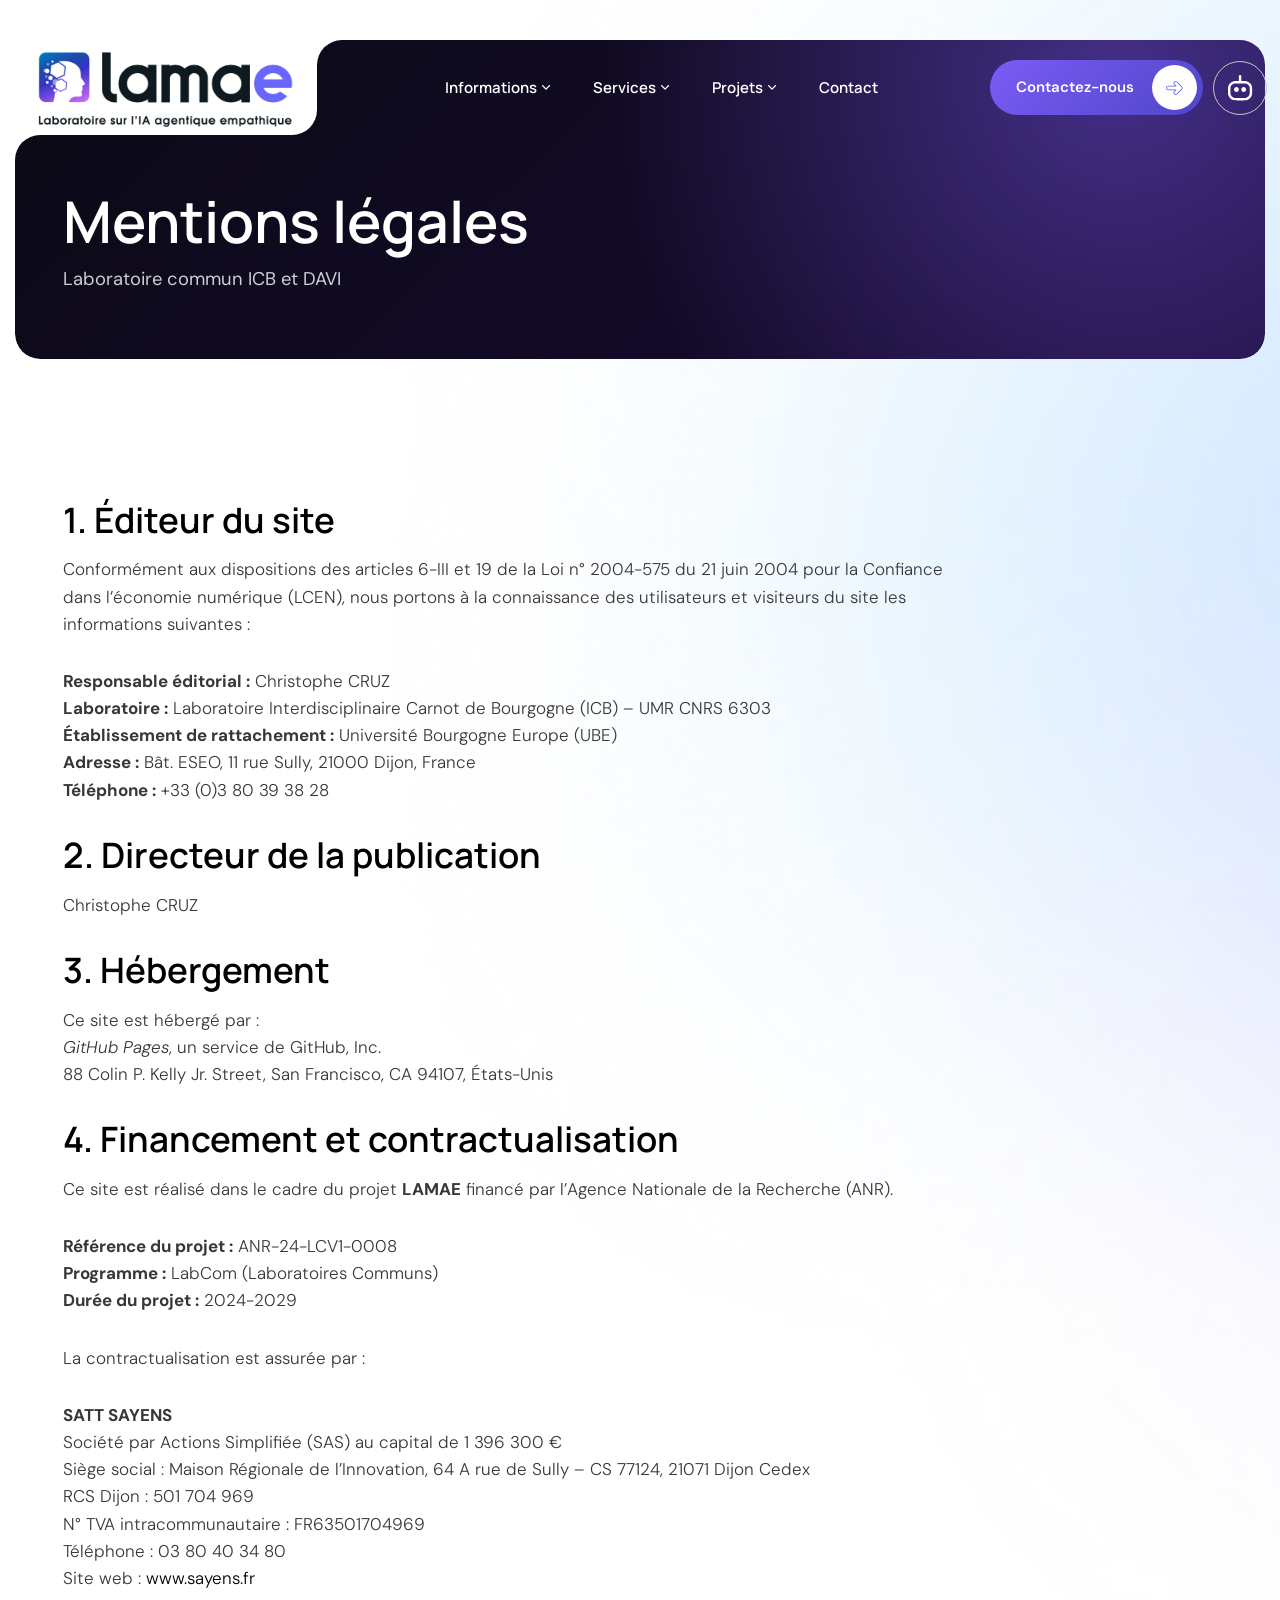
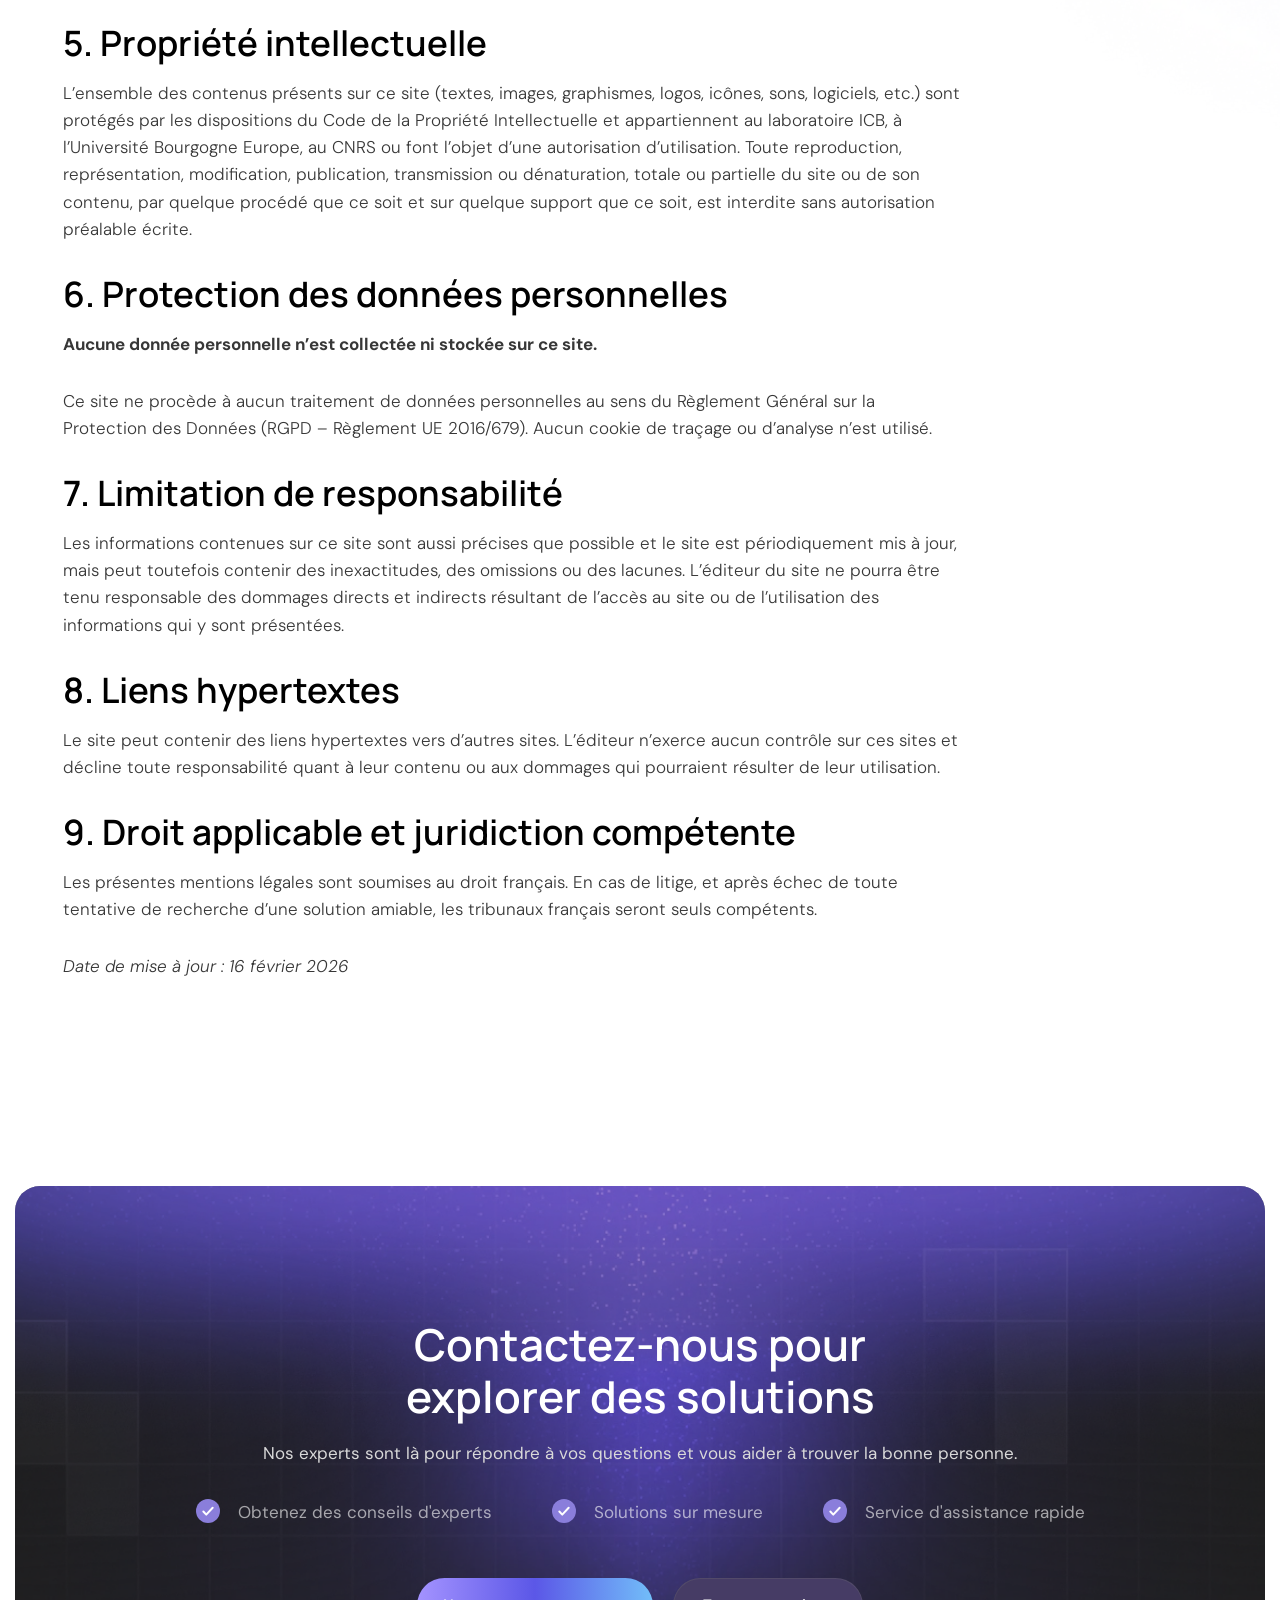
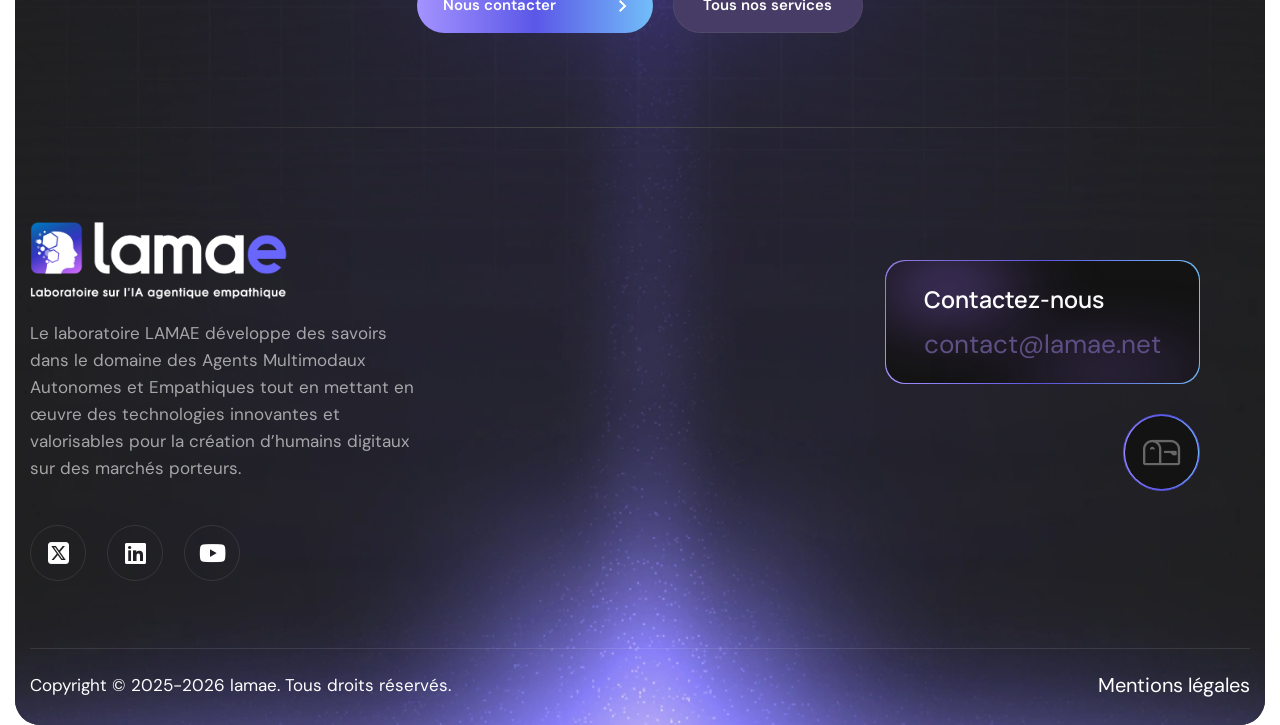
<file: mentions-legales/index.html>
<!DOCTYPE html>
<html lang="fr-FR">
<head>
    <meta charset="UTF-8">
    <meta name="viewport" content="width=device-width, initial-scale=1">
    <link rel="profile" href="http://gmpg.org/xfn/11">
    <title>Mentions légales &#8211; lamae</title>
<meta name="description" content="Mentions légales du site lamae.net : éditeur, directeur de la publication, hébergement et propriété intellectuelle." />
<meta property="og:type" content="website" />
<meta property="og:site_name" content="lamae" />
<meta property="og:locale" content="fr_FR" />
<meta property="og:title" content="Mentions légales &#8211; lamae" />
<meta property="og:description" content="Mentions légales du site lamae.net : éditeur, directeur de la publication, hébergement et propriété intellectuelle." />
<meta property="og:url" content="https://lamae.net/mentions-legales/" />
<meta property="og:image" content="https://lamae.net/wp-content/uploads/2026/02/logo-rectangle-noir-vs2-scaled.png" />
<meta name="twitter:card" content="summary_large_image" />
<meta name='robots' content='max-image-preview:large' />
<style id='wp-img-auto-sizes-contain-inline-css' type='text/css'>
img:is([sizes=auto i],[sizes^="auto," i]){contain-intrinsic-size:3000px 1500px}
/*# sourceURL=wp-img-auto-sizes-contain-inline-css */
</style>
<link rel='stylesheet' id='font-awesome-css' href='../wp-content/plugins/elementor/assets/lib/font-awesome/css/all.min.css' type='text/css' media='all' />
<link rel='stylesheet' id='pxl-main-css-css' href='../wp-content/plugins/bravis-addons/assets/css/main.css' type='text/css' media='all' />
<style id='classic-theme-styles-inline-css' type='text/css'>
/*! This file is auto-generated */
.wp-block-button__link{color:#fff;background-color:#32373c;border-radius:9999px;box-shadow:none;text-decoration:none;padding:calc(.667em + 2px) calc(1.333em + 2px);font-size:1.125em}.wp-block-file__button{background:#32373c;color:#fff;text-decoration:none}
/*# sourceURL=/wp-includes/css/classic-themes.min.css */
</style>
<style id='global-styles-inline-css' type='text/css'>
:root{--wp--preset--aspect-ratio--square: 1;--wp--preset--aspect-ratio--4-3: 4/3;--wp--preset--aspect-ratio--3-4: 3/4;--wp--preset--aspect-ratio--3-2: 3/2;--wp--preset--aspect-ratio--2-3: 2/3;--wp--preset--aspect-ratio--16-9: 16/9;--wp--preset--aspect-ratio--9-16: 9/16;--wp--preset--color--black: #000000;--wp--preset--color--cyan-bluish-gray: #abb8c3;--wp--preset--color--white: #ffffff;--wp--preset--color--pale-pink: #f78da7;--wp--preset--color--vivid-red: #cf2e2e;--wp--preset--color--luminous-vivid-orange: #ff6900;--wp--preset--color--luminous-vivid-amber: #fcb900;--wp--preset--color--light-green-cyan: #7bdcb5;--wp--preset--color--vivid-green-cyan: #00d084;--wp--preset--color--pale-cyan-blue: #8ed1fc;--wp--preset--color--vivid-cyan-blue: #0693e3;--wp--preset--color--vivid-purple: #9b51e0;--wp--preset--gradient--vivid-cyan-blue-to-vivid-purple: linear-gradient(135deg,rgb(6,147,227) 0%,rgb(155,81,224) 100%);--wp--preset--gradient--light-green-cyan-to-vivid-green-cyan: linear-gradient(135deg,rgb(122,220,180) 0%,rgb(0,208,130) 100%);--wp--preset--gradient--luminous-vivid-amber-to-luminous-vivid-orange: linear-gradient(135deg,rgb(252,185,0) 0%,rgb(255,105,0) 100%);--wp--preset--gradient--luminous-vivid-orange-to-vivid-red: linear-gradient(135deg,rgb(255,105,0) 0%,rgb(207,46,46) 100%);--wp--preset--gradient--very-light-gray-to-cyan-bluish-gray: linear-gradient(135deg,rgb(238,238,238) 0%,rgb(169,184,195) 100%);--wp--preset--gradient--cool-to-warm-spectrum: linear-gradient(135deg,rgb(74,234,220) 0%,rgb(151,120,209) 20%,rgb(207,42,186) 40%,rgb(238,44,130) 60%,rgb(251,105,98) 80%,rgb(254,248,76) 100%);--wp--preset--gradient--blush-light-purple: linear-gradient(135deg,rgb(255,206,236) 0%,rgb(152,150,240) 100%);--wp--preset--gradient--blush-bordeaux: linear-gradient(135deg,rgb(254,205,165) 0%,rgb(254,45,45) 50%,rgb(107,0,62) 100%);--wp--preset--gradient--luminous-dusk: linear-gradient(135deg,rgb(255,203,112) 0%,rgb(199,81,192) 50%,rgb(65,88,208) 100%);--wp--preset--gradient--pale-ocean: linear-gradient(135deg,rgb(255,245,203) 0%,rgb(182,227,212) 50%,rgb(51,167,181) 100%);--wp--preset--gradient--electric-grass: linear-gradient(135deg,rgb(202,248,128) 0%,rgb(113,206,126) 100%);--wp--preset--gradient--midnight: linear-gradient(135deg,rgb(2,3,129) 0%,rgb(40,116,252) 100%);--wp--preset--font-size--small: 13px;--wp--preset--font-size--medium: 20px;--wp--preset--font-size--large: 36px;--wp--preset--font-size--x-large: 42px;--wp--preset--font-family--inter: "Inter", sans-serif;--wp--preset--font-family--cardo: Cardo;--wp--preset--spacing--20: 0.44rem;--wp--preset--spacing--30: 0.67rem;--wp--preset--spacing--40: 1rem;--wp--preset--spacing--50: 1.5rem;--wp--preset--spacing--60: 2.25rem;--wp--preset--spacing--70: 3.38rem;--wp--preset--spacing--80: 5.06rem;--wp--preset--shadow--natural: 6px 6px 9px rgba(0, 0, 0, 0.2);--wp--preset--shadow--deep: 12px 12px 50px rgba(0, 0, 0, 0.4);--wp--preset--shadow--sharp: 6px 6px 0px rgba(0, 0, 0, 0.2);--wp--preset--shadow--outlined: 6px 6px 0px -3px rgb(255, 255, 255), 6px 6px rgb(0, 0, 0);--wp--preset--shadow--crisp: 6px 6px 0px rgb(0, 0, 0);}:where(.is-layout-flex){gap: 0.5em;}:where(.is-layout-grid){gap: 0.5em;}body .is-layout-flex{display: flex;}.is-layout-flex{flex-wrap: wrap;align-items: center;}.is-layout-flex > :is(*, div){margin: 0;}body .is-layout-grid{display: grid;}.is-layout-grid > :is(*, div){margin: 0;}:where(.wp-block-columns.is-layout-flex){gap: 2em;}:where(.wp-block-columns.is-layout-grid){gap: 2em;}:where(.wp-block-post-template.is-layout-flex){gap: 1.25em;}:where(.wp-block-post-template.is-layout-grid){gap: 1.25em;}.has-black-color{color: var(--wp--preset--color--black) !important;}.has-cyan-bluish-gray-color{color: var(--wp--preset--color--cyan-bluish-gray) !important;}.has-white-color{color: var(--wp--preset--color--white) !important;}.has-pale-pink-color{color: var(--wp--preset--color--pale-pink) !important;}.has-vivid-red-color{color: var(--wp--preset--color--vivid-red) !important;}.has-luminous-vivid-orange-color{color: var(--wp--preset--color--luminous-vivid-orange) !important;}.has-luminous-vivid-amber-color{color: var(--wp--preset--color--luminous-vivid-amber) !important;}.has-light-green-cyan-color{color: var(--wp--preset--color--light-green-cyan) !important;}.has-vivid-green-cyan-color{color: var(--wp--preset--color--vivid-green-cyan) !important;}.has-pale-cyan-blue-color{color: var(--wp--preset--color--pale-cyan-blue) !important;}.has-vivid-cyan-blue-color{color: var(--wp--preset--color--vivid-cyan-blue) !important;}.has-vivid-purple-color{color: var(--wp--preset--color--vivid-purple) !important;}.has-black-background-color{background-color: var(--wp--preset--color--black) !important;}.has-cyan-bluish-gray-background-color{background-color: var(--wp--preset--color--cyan-bluish-gray) !important;}.has-white-background-color{background-color: var(--wp--preset--color--white) !important;}.has-pale-pink-background-color{background-color: var(--wp--preset--color--pale-pink) !important;}.has-vivid-red-background-color{background-color: var(--wp--preset--color--vivid-red) !important;}.has-luminous-vivid-orange-background-color{background-color: var(--wp--preset--color--luminous-vivid-orange) !important;}.has-luminous-vivid-amber-background-color{background-color: var(--wp--preset--color--luminous-vivid-amber) !important;}.has-light-green-cyan-background-color{background-color: var(--wp--preset--color--light-green-cyan) !important;}.has-vivid-green-cyan-background-color{background-color: var(--wp--preset--color--vivid-green-cyan) !important;}.has-pale-cyan-blue-background-color{background-color: var(--wp--preset--color--pale-cyan-blue) !important;}.has-vivid-cyan-blue-background-color{background-color: var(--wp--preset--color--vivid-cyan-blue) !important;}.has-vivid-purple-background-color{background-color: var(--wp--preset--color--vivid-purple) !important;}.has-black-border-color{border-color: var(--wp--preset--color--black) !important;}.has-cyan-bluish-gray-border-color{border-color: var(--wp--preset--color--cyan-bluish-gray) !important;}.has-white-border-color{border-color: var(--wp--preset--color--white) !important;}.has-pale-pink-border-color{border-color: var(--wp--preset--color--pale-pink) !important;}.has-vivid-red-border-color{border-color: var(--wp--preset--color--vivid-red) !important;}.has-luminous-vivid-orange-border-color{border-color: var(--wp--preset--color--luminous-vivid-orange) !important;}.has-luminous-vivid-amber-border-color{border-color: var(--wp--preset--color--luminous-vivid-amber) !important;}.has-light-green-cyan-border-color{border-color: var(--wp--preset--color--light-green-cyan) !important;}.has-vivid-green-cyan-border-color{border-color: var(--wp--preset--color--vivid-green-cyan) !important;}.has-pale-cyan-blue-border-color{border-color: var(--wp--preset--color--pale-cyan-blue) !important;}.has-vivid-cyan-blue-border-color{border-color: var(--wp--preset--color--vivid-cyan-blue) !important;}.has-vivid-purple-border-color{border-color: var(--wp--preset--color--vivid-purple) !important;}.has-vivid-cyan-blue-to-vivid-purple-gradient-background{background: var(--wp--preset--gradient--vivid-cyan-blue-to-vivid-purple) !important;}.has-light-green-cyan-to-vivid-green-cyan-gradient-background{background: var(--wp--preset--gradient--light-green-cyan-to-vivid-green-cyan) !important;}.has-luminous-vivid-amber-to-luminous-vivid-orange-gradient-background{background: var(--wp--preset--gradient--luminous-vivid-amber-to-luminous-vivid-orange) !important;}.has-luminous-vivid-orange-to-vivid-red-gradient-background{background: var(--wp--preset--gradient--luminous-vivid-orange-to-vivid-red) !important;}.has-very-light-gray-to-cyan-bluish-gray-gradient-background{background: var(--wp--preset--gradient--very-light-gray-to-cyan-bluish-gray) !important;}.has-cool-to-warm-spectrum-gradient-background{background: var(--wp--preset--gradient--cool-to-warm-spectrum) !important;}.has-blush-light-purple-gradient-background{background: var(--wp--preset--gradient--blush-light-purple) !important;}.has-blush-bordeaux-gradient-background{background: var(--wp--preset--gradient--blush-bordeaux) !important;}.has-luminous-dusk-gradient-background{background: var(--wp--preset--gradient--luminous-dusk) !important;}.has-pale-ocean-gradient-background{background: var(--wp--preset--gradient--pale-ocean) !important;}.has-electric-grass-gradient-background{background: var(--wp--preset--gradient--electric-grass) !important;}.has-midnight-gradient-background{background: var(--wp--preset--gradient--midnight) !important;}.has-small-font-size{font-size: var(--wp--preset--font-size--small) !important;}.has-medium-font-size{font-size: var(--wp--preset--font-size--medium) !important;}.has-large-font-size{font-size: var(--wp--preset--font-size--large) !important;}.has-x-large-font-size{font-size: var(--wp--preset--font-size--x-large) !important;}
:where(.wp-block-post-template.is-layout-flex){gap: 1.25em;}:where(.wp-block-post-template.is-layout-grid){gap: 1.25em;}
:where(.wp-block-term-template.is-layout-flex){gap: 1.25em;}:where(.wp-block-term-template.is-layout-grid){gap: 1.25em;}
:where(.wp-block-columns.is-layout-flex){gap: 2em;}:where(.wp-block-columns.is-layout-grid){gap: 2em;}
:root :where(.wp-block-pullquote){font-size: 1.5em;line-height: 1.6;}
/*# sourceURL=global-styles-inline-css */
</style>
<link rel='stylesheet' id='elementor-icons-css' href='../wp-content/plugins/elementor/assets/lib/eicons/css/elementor-icons.min.css' type='text/css' media='all' />
<link rel='stylesheet' id='elementor-frontend-css' href='../wp-content/uploads/elementor/css/custom-frontend.min.css' type='text/css' media='all' />
<style id='elementor-frontend-inline-css' type='text/css'>
.elementor-kit-8{--e-global-color-primary:#6EC1E4;--e-global-color-secondary:#54595F;--e-global-color-text:#7A7A7A;--e-global-color-accent:#61CE70;--e-global-typography-primary-font-family:"Roboto";--e-global-typography-primary-font-weight:600;--e-global-typography-secondary-font-family:"Roboto Slab";--e-global-typography-secondary-font-weight:400;--e-global-typography-text-font-family:"Roboto";--e-global-typography-text-font-weight:400;--e-global-typography-accent-font-family:"Roboto";--e-global-typography-accent-font-weight:500;}.elementor-section.elementor-section-boxed > .elementor-container{max-width:1620px;}.e-con{--container-max-width:1620px;}.elementor-widget:not(:last-child){--kit-widget-spacing:0px;}.elementor-element{--widgets-spacing:0px 0px;--widgets-spacing-row:0px;--widgets-spacing-column:0px;}{}h1.entry-title{display:var(--page-title-display);}@media(max-width:1024px){.elementor-section.elementor-section-boxed > .elementor-container{max-width:1024px;}.e-con{--container-max-width:1024px;}}@media(max-width:767px){.elementor-section.elementor-section-boxed > .elementor-container{max-width:767px;}.e-con{--container-max-width:767px;}}
.elementor-10450 .elementor-element.elementor-element-e1b6038{--display:flex;}.elementor-10450 .elementor-element.elementor-element-0082299{--display:flex;}.elementor-10450 .elementor-element.elementor-element-0082299.e-con{--flex-grow:0;--flex-shrink:0;}.elementor-10450 .elementor-element.elementor-element-b5f5ad1 > .elementor-widget-container{margin:0px 0px 46px 0px;}.elementor-10450 .elementor-element.elementor-element-b5f5ad1 .pxl-text-editor{text-align:left;}.elementor-10450 .elementor-element.elementor-element-b5f5ad1 .pxl-text-editor .pxl-item--inner{max-width:1294px;}.elementor-10450 .elementor-element.elementor-element-b5f5ad1 .pxl-text-editor , .elementor-10450 .elementor-element.elementor-element-b5f5ad1 .pxl-text-editor p{color:#373737;font-size:28px;font-weight:300;line-height:30px;}@media(max-width:1024px){.elementor-10450 .elementor-element.elementor-element-b5f5ad1 > .elementor-widget-container{margin:0px 0px 35px 0px;}.elementor-10450 .elementor-element.elementor-element-b5f5ad1 .pxl-text-editor , .elementor-10450 .elementor-element.elementor-element-b5f5ad1 .pxl-text-editor p{font-size:17px;line-height:1.5;}}@media(min-width:768px){.elementor-10450 .elementor-element.elementor-element-0082299{--width:74.63%;}}
.elementor-37 .elementor-element.elementor-element-5a89010{--display:flex;--flex-direction:column;--container-widget-width:100%;--container-widget-height:initial;--container-widget-flex-grow:0;--container-widget-align-self:initial;--flex-wrap-mobile:wrap;--padding-top:0px;--padding-bottom:0px;--padding-left:015px;--padding-right:015px;}.elementor-37 .elementor-element.elementor-element-5a89010.e-con{--align-self:center;--flex-grow:0;--flex-shrink:0;}.elementor-37 .elementor-element.elementor-element-0ccfa0c{--display:flex;--flex-direction:column;--container-widget-width:100%;--container-widget-height:initial;--container-widget-flex-grow:0;--container-widget-align-self:initial;--flex-wrap-mobile:wrap;--overlay-opacity:1;--border-radius:25px 25px 25px 25px;--padding-top:133px;--padding-bottom:0px;--padding-left:15px;--padding-right:15px;}.elementor-37 .elementor-element.elementor-element-0ccfa0c:not(.elementor-motion-effects-element-type-background), .elementor-37 .elementor-element.elementor-element-0ccfa0c > .elementor-motion-effects-container > .elementor-motion-effects-layer{background-color:#1F1F1F;}.elementor-37 .elementor-element.elementor-element-0ccfa0c::before, .elementor-37 .elementor-element.elementor-element-0ccfa0c > .elementor-background-video-container::before, .elementor-37 .elementor-element.elementor-element-0ccfa0c > .e-con-inner > .elementor-background-video-container::before, .elementor-37 .elementor-element.elementor-element-0ccfa0c > .elementor-background-slideshow::before, .elementor-37 .elementor-element.elementor-element-0ccfa0c > .e-con-inner > .elementor-background-slideshow::before, .elementor-37 .elementor-element.elementor-element-0ccfa0c > .elementor-motion-effects-container > .elementor-motion-effects-layer::before{background-image:url("../wp-content/uploads/2025/11/bg-footer.webp");--background-overlay:'';background-position:center center;background-repeat:no-repeat;background-size:cover;}.elementor-37 .elementor-element.elementor-element-cb2f01e .pxl-heading{text-align:center;}.elementor-37 .elementor-element.elementor-element-cb2f01e .pxl-heading .pxl-heading--inner{max-width:850px;}.elementor-37 .elementor-element.elementor-element-cb2f01e .pxl-heading .pxl-item--title{color:#FFFFFF;-webkit-text-stroke-color:#FFFFFF;margin-bottom:18px;}.elementor-37 .elementor-element.elementor-element-cb2f01e .pxl-heading .pxl-item--title.style-outline .pxl-text-line-backdrop svg{stroke:#FFFFFF;}.elementor-37 .elementor-element.elementor-element-760ef16 > .elementor-widget-container{margin:0px 0px 32px 0px;}.elementor-37 .elementor-element.elementor-element-760ef16 .pxl-text-editor{text-align:center;}.elementor-37 .elementor-element.elementor-element-760ef16 .pxl-text-editor , .elementor-37 .elementor-element.elementor-element-760ef16 .pxl-text-editor p{color:#D9D9D9;}.elementor-37 .elementor-element.elementor-element-25917d3 > .elementor-widget-container{margin:0px 0px 47px 0px;}.elementor-37 .elementor-element.elementor-element-25917d3 .pxl-link{text-align:center;justify-content:center;}.elementor-37 .elementor-element.elementor-element-25917d3 .pxl-link.type-horizontal li{margin-left:30px;margin-right:30px;}.elementor-37 .elementor-element.elementor-element-25917d3 .pxl-link a i, .elementor-37 .elementor-element.elementor-element-25917d3 .pxl-link a svg{margin-right:18px;}.elementor-37 .elementor-element.elementor-element-96fe4f8{--display:flex;--flex-direction:row;--container-widget-width:initial;--container-widget-height:100%;--container-widget-flex-grow:1;--container-widget-align-self:stretch;--flex-wrap-mobile:wrap;--justify-content:center;--gap:20px 20px;--row-gap:20px;--column-gap:20px;--padding-top:0px;--padding-bottom:0px;--padding-left:0px;--padding-right:0px;}.elementor-37 .elementor-element.elementor-element-7978119 .pxl-button .btn{text-transform:none;}.elementor-37 .elementor-element.elementor-element-7978119 .pxl-button .btn.pxl-icon--right:not(.btn-svg) i, .elementor-37 .elementor-element.elementor-element-7978119 .pxl-button .btn.pxl-icon--right:not(.btn-svg) svg{margin-left:10px;}.elementor-37 .elementor-element.elementor-element-7978119 .pxl-button .btn-svg.pxl-icon--right:hover svg{margin-left:10px;}.elementor-37 .elementor-element.elementor-element-32488bb .btn:not(.btn-stroke).btn-outline::before{background-color:transparent;background-image:linear-gradient(180deg, #8A717100 0%, #F2295B00 100%);}.elementor-37 .elementor-element.elementor-element-32488bb .pxl-button .btn{color:#FFFFFF;background-color:#463C65;line-height:53px;border-style:solid !important;border-width:1px 1px 1px 1px !important;border-color:#74747440 !important;border-radius:16px 16px 16px 16px;padding:0px 29px 0px 29px;}.elementor-37 .elementor-element.elementor-element-32488bb .pxl-button .btn.pxl-icon--right:not(.btn-svg) i, .elementor-37 .elementor-element.elementor-element-32488bb .pxl-button .btn.pxl-icon--right:not(.btn-svg) svg{margin-left:10px;}.elementor-37 .elementor-element.elementor-element-32488bb .pxl-button .btn-svg.pxl-icon--right:hover svg{margin-left:10px;}.elementor-37 .elementor-element.elementor-element-1a6df81 > .elementor-widget-container{margin:94px 0px 90px 0px;}.elementor-37 .elementor-element.elementor-element-1a6df81{--divider-start-color:#49494900;--divider-center-color:#494949;}.elementor-37 .elementor-element.elementor-element-1a6df81 .pxl-el-divider.gradient{background:linear-gradient(90deg, var(--divider-start-color, #000) 0%, var(--divider-center-color, #000) 50%, #49494900 100%);}.elementor-37 .elementor-element.elementor-element-d1ce282{--display:flex;--flex-direction:row;--container-widget-width:initial;--container-widget-height:100%;--container-widget-flex-grow:1;--container-widget-align-self:stretch;--flex-wrap-mobile:wrap;--padding-top:0px;--padding-bottom:0px;--padding-left:0px;--padding-right:0px;}.elementor-37 .elementor-element.elementor-element-70f4fcd{--display:flex;--padding-top:0px;--padding-bottom:69px;--padding-left:0px;--padding-right:0px;}.elementor-37 .elementor-element.elementor-element-70f4fcd.e-con{--flex-grow:0;--flex-shrink:0;}.elementor-37 .elementor-element.elementor-element-4dd9b56 > .elementor-widget-container{margin:0px 0px 21px 0px;}.elementor-37 .elementor-element.elementor-element-4dd9b56 .pxl-logo img{max-height:81px;}.elementor-37 .elementor-element.elementor-element-5b110b0 > .elementor-widget-container{margin:0px 0px 36px 0px;}.elementor-37 .elementor-element.elementor-element-5b110b0 .pxl-text-editor .pxl-item--inner{max-width:400px;}.elementor-37 .elementor-element.elementor-element-5b110b0 .pxl-text-editor , .elementor-37 .elementor-element.elementor-element-5b110b0 .pxl-text-editor p{color:#FFFFFF99;}.elementor-37 .elementor-element.elementor-element-e515197{--display:flex;--flex-direction:row;--container-widget-width:initial;--container-widget-height:100%;--container-widget-flex-grow:1;--container-widget-align-self:stretch;--flex-wrap-mobile:wrap;--gap:57px 57px;--row-gap:57px;--column-gap:57px;--margin-top:42px;--margin-bottom:0px;--margin-left:0px;--margin-right:0px;--padding-top:0px;--padding-bottom:0px;--padding-left:0px;--padding-right:0px;}.elementor-37 .elementor-element.elementor-element-9fcf7e4{width:var( --container-widget-width, 100.633% );max-width:100.633%;--container-widget-width:100.633%;--container-widget-flex-grow:0;}.elementor-37 .elementor-element.elementor-element-9fcf7e4 > .elementor-widget-container{padding:0px 50px 0px 0px;}.elementor-37 .elementor-element.elementor-element-9fcf7e4.elementor-element{--order:-99999 /* order start hack */;--flex-grow:0;--flex-shrink:0;}.elementor-37 .elementor-element.elementor-element-9fcf7e4 .pxl-icon-box{max-width:690px;}.elementor-37 .elementor-element.elementor-element-9fcf7e4 .pxl-icon-box .pxl-item--title,.elementor-37 .elementor-element.elementor-element-9fcf7e4 .pxl-icon-box .pxl-item--title a{color:#FFFFFF;text-transform:none;}.elementor-37 .elementor-element.elementor-element-9fcf7e4 .pxl-icon-box .pxl-item--title{margin-bottom:13px !important;}.elementor-37 .elementor-element.elementor-element-9fcf7e4 .pxl-icon-box .pxl-item--description,.elementor-37 .elementor-element.elementor-element-9fcf7e4 .pxl-icon-box .pxl-item--desc{color:#8730DF;font-size:26px;}.elementor-37 .elementor-element.elementor-element-9fcf7e4 .pxl-icon-box .pxl-item--description a,.elementor-37 .elementor-element.elementor-element-9fcf7e4 .pxl-icon-box .pxl-item--desc a{color:#7967ACBA;}.elementor-37 .elementor-element.elementor-element-9fcf7e4 .pxl-icon-box .pxl-item--description a:hover,.elementor-37 .elementor-element.elementor-element-9fcf7e4 .pxl-icon-box .pxl-item--desc a:hover{color:#6E3BD1;}.elementor-37 .elementor-element.elementor-element-9fcf7e4 .pxl-icon-box .pxl-item--icon{width:77px;height:77px;}.elementor-37 .elementor-element.elementor-element-9fcf7e4 .pxl-icon-box .pxl-item--icon i{font-size:37px;}.elementor-37 .elementor-element.elementor-element-9fcf7e4 .pxl-icon-box .pxl-item--icon svg{height:37px;width:37px;}.elementor-37 .elementor-element.elementor-element-2043f76{--display:flex;--flex-direction:row;--container-widget-width:calc( ( 1 - var( --container-widget-flex-grow ) ) * 100% );--container-widget-height:100%;--container-widget-flex-grow:1;--container-widget-align-self:stretch;--flex-wrap-mobile:wrap;--justify-content:space-between;--align-items:center;border-style:solid;--border-style:solid;border-width:1px 0px 0px 0px;--border-top-width:1px;--border-right-width:0px;--border-bottom-width:0px;--border-left-width:0px;border-color:#FFFFFF1A;--border-color:#FFFFFF1A;--padding-top:22px;--padding-bottom:25px;--padding-left:0px;--padding-right:0px;}.elementor-37 .elementor-element.elementor-element-2043f76 .pxl-bd-glow.top::before, .elementor-37 .elementor-element.elementor-element-2043f76 .pxl-bd-glow.bottom::before{background:linear-gradient(to right, transparent 0%, transparent calc(var(--pxl-bd-gx) - var(--pxl-bd-spread)), #000000 var(--pxl-bd-gx), transparent calc(var(--pxl-bd-gx) + var(--pxl-bd-spread)), transparent 100%);}.elementor-37 .elementor-element.elementor-element-2043f76 .pxl-bd-glow.left::before, .elementor-37 .elementor-element.elementor-element-2043f76 .pxl-bd-glow.right::before{background:linear-gradient(to bottom, transparent 0%, transparent calc(var(--pxl-bd-gy) - var(--pxl-bd-spread)), #000000 var(--pxl-bd-gy), transparent calc(var(--pxl-bd-gy) + var(--pxl-bd-spread)), transparent 100%);}.elementor-37 .elementor-element.elementor-element-f494afe .pxl-text-editor , .elementor-37 .elementor-element.elementor-element-f494afe .pxl-text-editor p{color:#FFFFFF;}.elementor-37 .elementor-element.elementor-element-f494afe .pxl-text-editor a{color:#FFFFFF;}.elementor-37 .elementor-element.elementor-element-f494afe .pxl-text-editor a:hover{color:#5653CF;}.elementor-37 .elementor-element.elementor-element-f494afe .pxl-text-editor.underline a:hover{text-decoration:underline #5653CF !important;}.elementor-37 .elementor-element.elementor-element-69d1fd8 > .elementor-widget-container{margin:0px 0px 00px 0px;}.elementor-37 .elementor-element.elementor-element-69d1fd8 .pxl-text-editor{text-align:center;}.elementor-37 .elementor-element.elementor-element-69d1fd8 .pxl-text-editor .pxl-item--inner{max-width:924px;}.elementor-37 .elementor-element.elementor-element-69d1fd8 .pxl-text-editor , .elementor-37 .elementor-element.elementor-element-69d1fd8 .pxl-text-editor p{color:#D9D9D9;font-size:20px;font-weight:400;line-height:30px;}.elementor-37 .elementor-element.elementor-element-69d1fd8 .pxl-text-editor a{color:#FFFFFF;}@media(max-width:1366px){.elementor-37 .elementor-element.elementor-element-70f4fcd{--padding-top:0px;--padding-bottom:60px;--padding-left:0px;--padding-right:15px;}.elementor-37 .elementor-element.elementor-element-9fcf7e4{width:var( --container-widget-width, 427.628px );max-width:427.628px;--container-widget-width:427.628px;--container-widget-flex-grow:0;}}@media(max-width:1200px){.elementor-37 .elementor-element.elementor-element-0ccfa0c{--padding-top:100px;--padding-bottom:0px;--padding-left:15px;--padding-right:15px;}.elementor-37 .elementor-element.elementor-element-1a6df81 > .elementor-widget-container{margin:60px 0px 60px 0px;}.elementor-37 .elementor-element.elementor-element-d1ce282{--flex-wrap:wrap;}.elementor-37 .elementor-element.elementor-element-70f4fcd{--padding-top:0px;--padding-bottom:0px;--padding-left:0px;--padding-right:30px;}}@media(max-width:1024px){.elementor-37 .elementor-element.elementor-element-0ccfa0c{--padding-top:80px;--padding-bottom:0px;--padding-left:15px;--padding-right:15px;}.elementor-37 .elementor-element.elementor-element-25917d3 .pxl-link.type-horizontal li{margin-left:15px;margin-right:15px;}.elementor-37 .elementor-element.elementor-element-25917d3 .pxl-link li a{align-items:Center;}.elementor-37 .elementor-element.elementor-element-25917d3 .pxl-link a i, .elementor-37 .elementor-element.elementor-element-25917d3 .pxl-link a svg{margin-right:7px;}.elementor-37 .elementor-element.elementor-element-25917d3 .pxl-link a i{font-size:16px;}.elementor-37 .elementor-element.elementor-element-25917d3 .pxl-link a svg{height:16px;min-width:16px;}.elementor-37 .elementor-element.elementor-element-25917d3 .pxl-link.style-3 a:hover i{font-size:16px !important;}.elementor-37 .elementor-element.elementor-element-e515197{--margin-top:35px;--margin-bottom:0px;--margin-left:0px;--margin-right:0px;}.elementor-37 .elementor-element.elementor-element-69d1fd8 > .elementor-widget-container{margin:0px 0px 35px 0px;}.elementor-37 .elementor-element.elementor-element-69d1fd8 .pxl-text-editor , .elementor-37 .elementor-element.elementor-element-69d1fd8 .pxl-text-editor p{font-size:17px;line-height:1.5;}}@media(max-width:767px){.elementor-37 .elementor-element.elementor-element-0ccfa0c{--padding-top:70px;--padding-bottom:0px;--padding-left:015px;--padding-right:015px;}.elementor-37 .elementor-element.elementor-element-25917d3 .pxl-link{text-align:left;justify-content:left;}.elementor-37 .elementor-element.elementor-element-25917d3 .pxl-link.type-horizontal li{margin-left:0px;margin-right:15px;}.elementor-37 .elementor-element.elementor-element-25917d3 .pxl-link li a{align-items:Center;}.elementor-37 .elementor-element.elementor-element-25917d3 .pxl-link a i, .elementor-37 .elementor-element.elementor-element-25917d3 .pxl-link a svg{margin-right:14px;}.elementor-37 .elementor-element.elementor-element-32488bb .pxl-button .btn{line-height:45px;}.elementor-37 .elementor-element.elementor-element-1a6df81 > .elementor-widget-container{margin:40px 0px 40px 0px;}.elementor-37 .elementor-element.elementor-element-e515197{--gap:15px 30px;--row-gap:15px;--column-gap:30px;--margin-top:25px;--margin-bottom:0px;--margin-left:0px;--margin-right:0px;}.elementor-37 .elementor-element.elementor-element-9fcf7e4 .pxl-icon-box .pxl-item--title,.elementor-37 .elementor-element.elementor-element-9fcf7e4 .pxl-icon-box .pxl-item--title a{font-size:17px;}.elementor-37 .elementor-element.elementor-element-9fcf7e4 .pxl-icon-box .pxl-item--title{margin-bottom:10px !important;}.elementor-37 .elementor-element.elementor-element-2043f76{--justify-content:center;--gap:30px 30px;--row-gap:30px;--column-gap:30px;}.elementor-37 .elementor-element.elementor-element-f494afe .pxl-text-editor{text-align:center;}}@media(min-width:768px){.elementor-37 .elementor-element.elementor-element-5a89010{--content-width:1840px;}.elementor-37 .elementor-element.elementor-element-70f4fcd{--width:65.146%;}}@media(max-width:1366px) and (min-width:768px){.elementor-37 .elementor-element.elementor-element-70f4fcd{--width:813.279px;}}@media(max-width:1200px) and (min-width:768px){.elementor-37 .elementor-element.elementor-element-70f4fcd{--width:40%;}}@media(max-width:1024px) and (min-width:768px){.elementor-37 .elementor-element.elementor-element-70f4fcd{--width:50%;}}
.elementor-110 .elementor-element.elementor-element-739fe6a{--display:flex;--flex-direction:column;--container-widget-width:100%;--container-widget-height:initial;--container-widget-flex-grow:0;--container-widget-align-self:initial;--flex-wrap-mobile:wrap;--padding-top:0px;--padding-bottom:0px;--padding-left:15px;--padding-right:15px;}.elementor-110 .elementor-element.elementor-element-eee3e0e{--display:flex;--overflow:hidden;--overlay-opacity:1;--border-radius:25px 25px 25px 25px;--padding-top:107px;--padding-bottom:135px;--padding-left:110px;--padding-right:15px;}.elementor-110 .elementor-element.elementor-element-eee3e0e:not(.elementor-motion-effects-element-type-background), .elementor-110 .elementor-element.elementor-element-eee3e0e > .elementor-motion-effects-container > .elementor-motion-effects-layer{background-color:#1C1C22;}.elementor-110 .elementor-element.elementor-element-eee3e0e::before, .elementor-110 .elementor-element.elementor-element-eee3e0e > .elementor-background-video-container::before, .elementor-110 .elementor-element.elementor-element-eee3e0e > .e-con-inner > .elementor-background-video-container::before, .elementor-110 .elementor-element.elementor-element-eee3e0e > .elementor-background-slideshow::before, .elementor-110 .elementor-element.elementor-element-eee3e0e > .e-con-inner > .elementor-background-slideshow::before, .elementor-110 .elementor-element.elementor-element-eee3e0e > .elementor-motion-effects-container > .elementor-motion-effects-layer::before{background-image:url("../wp-content/uploads/2025/11/bg-pt.webp");--background-overlay:'';background-position:center center;background-repeat:no-repeat;background-size:cover;}.elementor-110 .elementor-element.elementor-element-ed0a794 .pxl-heading .pxl-item--title{color:#FFFFFF;-webkit-text-stroke-color:#FFFFFF;font-size:70px;line-height:1.31428;margin-bottom:11px;}.elementor-110 .elementor-element.elementor-element-ed0a794 .pxl-heading .pxl-item--title.style-outline .pxl-text-line-backdrop svg{stroke:#FFFFFF;}.elementor-110 .elementor-element.elementor-element-086dff0 .pxl-text-editor .pxl-item--inner{max-width:660px;}.elementor-110 .elementor-element.elementor-element-086dff0 .pxl-text-editor , .elementor-110 .elementor-element.elementor-element-086dff0 .pxl-text-editor p{color:#D9D9D9;font-family:"DM Sans", Sans-serif;font-size:20px;line-height:1.5;}body:not(.rtl) .elementor-110 .elementor-element.elementor-element-ab135c0{right:224px;}body.rtl .elementor-110 .elementor-element.elementor-element-ab135c0{left:224px;}.elementor-110 .elementor-element.elementor-element-ab135c0{bottom:0px;}@media(min-width:768px){.elementor-110 .elementor-element.elementor-element-739fe6a{--content-width:1840px;}}@media(max-width:1366px){.elementor-110 .elementor-element.elementor-element-eee3e0e{--padding-top:100px;--padding-bottom:115px;--padding-left:30px;--padding-right:30px;}body:not(.rtl) .elementor-110 .elementor-element.elementor-element-ab135c0{right:100px;}body.rtl .elementor-110 .elementor-element.elementor-element-ab135c0{left:100px;}}@media(max-width:1200px){.elementor-110 .elementor-element.elementor-element-ed0a794 .pxl-heading .pxl-item--title{font-size:46px;}.elementor-110 .elementor-element.elementor-element-086dff0 .pxl-text-editor , .elementor-110 .elementor-element.elementor-element-086dff0 .pxl-text-editor p{font-size:17px;}}@media(max-width:1024px){.elementor-110 .elementor-element.elementor-element-eee3e0e{--border-radius:20px 20px 20px 20px;}.elementor-110 .elementor-element.elementor-element-ed0a794 .pxl-heading .pxl-item--title{font-size:38px;}body:not(.rtl) .elementor-110 .elementor-element.elementor-element-ab135c0{right:30px;}body.rtl .elementor-110 .elementor-element.elementor-element-ab135c0{left:30px;}}@media(max-width:767px){.elementor-110 .elementor-element.elementor-element-eee3e0e{--border-radius:15px 15px 15px 15px;--padding-top:70px;--padding-bottom:70px;--padding-left:15px;--padding-right:15px;}.elementor-110 .elementor-element.elementor-element-ed0a794 .pxl-heading .pxl-item--title{font-size:34px;}.elementor-110 .elementor-element.elementor-element-086dff0 > .elementor-widget-container{margin:0px 0px 35px 0px;}.elementor-110 .elementor-element.elementor-element-086dff0 .pxl-text-editor , .elementor-110 .elementor-element.elementor-element-086dff0 .pxl-text-editor p{font-size:15px;}body:not(.rtl) .elementor-110 .elementor-element.elementor-element-ab135c0{right:0px;}body.rtl .elementor-110 .elementor-element.elementor-element-ab135c0{left:0px;}.elementor-110 .elementor-element.elementor-element-ab135c0{bottom:0px;}}
.elementor-945 .elementor-element.elementor-element-b80a597{--display:flex;--flex-direction:row;--container-widget-width:initial;--container-widget-height:100%;--container-widget-flex-grow:1;--container-widget-align-self:stretch;--flex-wrap-mobile:wrap;--gap:30px 30px;--row-gap:30px;--column-gap:30px;--padding-top:0px;--padding-bottom:0px;--padding-left:0px;--padding-right:0px;}.elementor-945 .elementor-element.elementor-element-752e14e{width:var( --container-widget-width, calc(50% - 15px) );max-width:calc(50% - 15px);--container-widget-width:calc(50% - 15px);--container-widget-flex-grow:0;}.elementor-945 .elementor-element.elementor-element-8e615cc{width:var( --container-widget-width, calc(50% - 15px) );max-width:calc(50% - 15px);--container-widget-width:calc(50% - 15px);--container-widget-flex-grow:0;}.elementor-945 .elementor-element.elementor-element-9c34193{width:var( --container-widget-width, calc(50% - 15px) );max-width:calc(50% - 15px);--container-widget-width:calc(50% - 15px);--container-widget-flex-grow:0;}@media(max-width:1024px){.elementor-945 .elementor-element.elementor-element-b80a597{--flex-wrap:wrap;}}@media(max-width:767px){.elementor-945 .elementor-element.elementor-element-752e14e{width:100%;max-width:100%;}.elementor-945 .elementor-element.elementor-element-8e615cc{width:100%;max-width:100%;}.elementor-945 .elementor-element.elementor-element-9c34193{width:100%;max-width:100%;}}
.elementor-969 .elementor-element.elementor-element-b80a597{--display:flex;--flex-direction:row;--container-widget-width:initial;--container-widget-height:100%;--container-widget-flex-grow:1;--container-widget-align-self:stretch;--flex-wrap-mobile:wrap;--gap:30px 30px;--row-gap:30px;--column-gap:30px;--padding-top:0px;--padding-bottom:0px;--padding-left:0px;--padding-right:0px;}.elementor-969 .elementor-element.elementor-element-752e14e{width:var( --container-widget-width, calc(50% - 15px) );max-width:calc(50% - 15px);--container-widget-width:calc(50% - 15px);--container-widget-flex-grow:0;}.elementor-969 .elementor-element.elementor-element-8e615cc{width:var( --container-widget-width, calc(50% - 15px) );max-width:calc(50% - 15px);--container-widget-width:calc(50% - 15px);--container-widget-flex-grow:0;}.elementor-969 .elementor-element.elementor-element-9c34193{width:var( --container-widget-width, calc(50% - 15px) );max-width:calc(50% - 15px);--container-widget-width:calc(50% - 15px);--container-widget-flex-grow:0;}@media(max-width:1024px){.elementor-969 .elementor-element.elementor-element-b80a597{--flex-wrap:wrap;}}@media(max-width:767px){.elementor-969 .elementor-element.elementor-element-752e14e{width:100%;max-width:100%;}.elementor-969 .elementor-element.elementor-element-8e615cc{width:100%;max-width:100%;}.elementor-969 .elementor-element.elementor-element-9c34193{width:100%;max-width:100%;}}
.elementor-9307 .elementor-element.elementor-element-dc99382{--display:flex;--flex-direction:row;--container-widget-width:initial;--container-widget-height:100%;--container-widget-flex-grow:1;--container-widget-align-self:stretch;--flex-wrap-mobile:wrap;--padding-top:0px;--padding-bottom:0px;--padding-left:15px;--padding-right:15px;}.elementor-9307 .elementor-element.elementor-element-dc99382 >.pxl-section-divider{height:1px;}.elementor-9307 .elementor-element.elementor-element-dc99382 .e-con-inner >.pxl-section-divider{height:1px;}.elementor-9307 .elementor-element.elementor-element-bbed477{--display:flex;border-style:solid;--border-style:solid;border-width:0px 1px 0px 0px;--border-top-width:0px;--border-right-width:1px;--border-bottom-width:0px;--border-left-width:0px;border-color:#D9D9D940;--border-color:#D9D9D940;--padding-top:90px;--padding-bottom:96px;--padding-left:0px;--padding-right:0px;}.elementor-9307 .elementor-element.elementor-element-bbed477 .pxl-bd-glow.top::before, .elementor-9307 .elementor-element.elementor-element-bbed477 .pxl-bd-glow.bottom::before{background:linear-gradient(to right, transparent 0%, transparent calc(var(--pxl-bd-gx) - var(--pxl-bd-spread)), #FFFFFFAD var(--pxl-bd-gx), transparent calc(var(--pxl-bd-gx) + var(--pxl-bd-spread)), transparent 100%);}.elementor-9307 .elementor-element.elementor-element-bbed477 .pxl-bd-glow.left::before, .elementor-9307 .elementor-element.elementor-element-bbed477 .pxl-bd-glow.right::before{background:linear-gradient(to bottom, transparent 0%, transparent calc(var(--pxl-bd-gy) - var(--pxl-bd-spread)), #FFFFFFAD var(--pxl-bd-gy), transparent calc(var(--pxl-bd-gy) + var(--pxl-bd-spread)), transparent 100%);}.elementor-9307 .elementor-element.elementor-element-3e8db11 .pxl-heading .pxl-heading--inner{max-width:420px;}.elementor-9307 .elementor-element.elementor-element-3e8db11 .pxl-heading .pxl-item--title{color:#FFFFFF;-webkit-text-stroke-color:#FFFFFF;font-size:25px;margin-bottom:27px;}.elementor-9307 .elementor-element.elementor-element-3e8db11 .pxl-heading .pxl-item--title.style-outline .pxl-text-line-backdrop svg{stroke:#FFFFFF;}.elementor-9307 .elementor-element.elementor-element-bafa6d0 > .elementor-widget-container{margin:0px 0px 29px 0px;}.elementor-9307 .elementor-element.elementor-element-bafa6d0 .pxl-text-editor .pxl-item--inner{max-width:470px;}.elementor-9307 .elementor-element.elementor-element-bafa6d0 .pxl-text-editor , .elementor-9307 .elementor-element.elementor-element-bafa6d0 .pxl-text-editor p{color:#D9D9D9;font-family:"DM Sans", Sans-serif;font-size:16px;font-weight:400;line-height:27px;}.elementor-9307 .elementor-element.elementor-element-ef57115 .pxl-list .pxl-item-content{color:#FFFFFF;font-size:16px;font-weight:500;line-height:27px;}.elementor-9307 .elementor-element.elementor-element-ef57115 .pxl-list .pxl-item--icon{margin:5px 0px 0px 0px;}.elementor-9307 .elementor-element.elementor-element-ef57115 .pxl-list .pxl--item + .pxl--item{margin-top:10px;}.elementor-9307 .elementor-element.elementor-element-48a6a16{--display:flex;--justify-content:center;--align-items:flex-end;--container-widget-width:calc( ( 1 - var( --container-widget-flex-grow ) ) * 100% );--padding-top:0px;--padding-bottom:0px;--padding-left:0px;--padding-right:0px;}@media(max-width:767px){.elementor-9307 .elementor-element.elementor-element-bbed477{border-width:0px 0px 0px 0px;--border-top-width:0px;--border-right-width:0px;--border-bottom-width:0px;--border-left-width:0px;--padding-top:60px;--padding-bottom:30px;--padding-left:0px;--padding-right:0px;}.elementor-9307 .elementor-element.elementor-element-3e8db11 .pxl-heading .pxl-item--title{font-size:20px;margin-bottom:20px;}.elementor-9307 .elementor-element.elementor-element-48a6a16{--align-items:flex-start;--container-widget-width:calc( ( 1 - var( --container-widget-flex-grow ) ) * 100% );}}@media(min-width:768px){.elementor-9307 .elementor-element.elementor-element-dc99382{--content-width:1320px;}}
.elementor-9387 .elementor-element.elementor-element-dc99382{--display:flex;--flex-direction:row;--container-widget-width:initial;--container-widget-height:100%;--container-widget-flex-grow:1;--container-widget-align-self:stretch;--flex-wrap-mobile:wrap;--padding-top:0px;--padding-bottom:0px;--padding-left:15px;--padding-right:15px;}.elementor-9387 .elementor-element.elementor-element-dc99382 >.pxl-section-divider{height:1px;}.elementor-9387 .elementor-element.elementor-element-dc99382 .e-con-inner >.pxl-section-divider{height:1px;}.elementor-9387 .elementor-element.elementor-element-bbed477{--display:flex;border-style:solid;--border-style:solid;border-width:0px 1px 0px 0px;--border-top-width:0px;--border-right-width:1px;--border-bottom-width:0px;--border-left-width:0px;border-color:#D9D9D940;--border-color:#D9D9D940;--padding-top:90px;--padding-bottom:96px;--padding-left:0px;--padding-right:0px;}.elementor-9387 .elementor-element.elementor-element-bbed477 .pxl-bd-glow.top::before, .elementor-9387 .elementor-element.elementor-element-bbed477 .pxl-bd-glow.bottom::before{background:linear-gradient(to right, transparent 0%, transparent calc(var(--pxl-bd-gx) - var(--pxl-bd-spread)), #FFFFFFAD var(--pxl-bd-gx), transparent calc(var(--pxl-bd-gx) + var(--pxl-bd-spread)), transparent 100%);}.elementor-9387 .elementor-element.elementor-element-bbed477 .pxl-bd-glow.left::before, .elementor-9387 .elementor-element.elementor-element-bbed477 .pxl-bd-glow.right::before{background:linear-gradient(to bottom, transparent 0%, transparent calc(var(--pxl-bd-gy) - var(--pxl-bd-spread)), #FFFFFFAD var(--pxl-bd-gy), transparent calc(var(--pxl-bd-gy) + var(--pxl-bd-spread)), transparent 100%);}.elementor-9387 .elementor-element.elementor-element-3e8db11 .pxl-heading .pxl-heading--inner{max-width:420px;}.elementor-9387 .elementor-element.elementor-element-3e8db11 .pxl-heading .pxl-item--title{color:#FFFFFF;-webkit-text-stroke-color:#FFFFFF;font-size:25px;margin-bottom:27px;}.elementor-9387 .elementor-element.elementor-element-3e8db11 .pxl-heading .pxl-item--title.style-outline .pxl-text-line-backdrop svg{stroke:#FFFFFF;}.elementor-9387 .elementor-element.elementor-element-bafa6d0 > .elementor-widget-container{margin:0px 0px 29px 0px;}.elementor-9387 .elementor-element.elementor-element-bafa6d0 .pxl-text-editor .pxl-item--inner{max-width:470px;}.elementor-9387 .elementor-element.elementor-element-bafa6d0 .pxl-text-editor , .elementor-9387 .elementor-element.elementor-element-bafa6d0 .pxl-text-editor p{color:#D9D9D9;font-family:"DM Sans", Sans-serif;font-size:16px;font-weight:400;line-height:27px;}.elementor-9387 .elementor-element.elementor-element-ef57115 .pxl-list .pxl-item-content{color:#FFFFFF;font-size:16px;font-weight:500;line-height:27px;}.elementor-9387 .elementor-element.elementor-element-ef57115 .pxl-list .pxl-item--icon{margin:5px 0px 0px 0px;}.elementor-9387 .elementor-element.elementor-element-ef57115 .pxl-list .pxl--item + .pxl--item{margin-top:10px;}.elementor-9387 .elementor-element.elementor-element-48a6a16{--display:flex;--justify-content:center;--align-items:flex-end;--container-widget-width:calc( ( 1 - var( --container-widget-flex-grow ) ) * 100% );--padding-top:0px;--padding-bottom:0px;--padding-left:0px;--padding-right:0px;}.elementor-9387 .elementor-element.elementor-element-5a79644 > .elementor-widget-container{background-image:url("../wp-content/uploads/2026/01/h5-img-03.webp");background-position:center center;background-repeat:no-repeat;background-size:contain;}@media(max-width:767px){.elementor-9387 .elementor-element.elementor-element-bbed477{border-width:0px 0px 0px 0px;--border-top-width:0px;--border-right-width:0px;--border-bottom-width:0px;--border-left-width:0px;--padding-top:60px;--padding-bottom:30px;--padding-left:0px;--padding-right:0px;}.elementor-9387 .elementor-element.elementor-element-3e8db11 .pxl-heading .pxl-item--title{font-size:20px;margin-bottom:20px;}.elementor-9387 .elementor-element.elementor-element-48a6a16{--align-items:flex-start;--container-widget-width:calc( ( 1 - var( --container-widget-flex-grow ) ) * 100% );}}@media(min-width:768px){.elementor-9387 .elementor-element.elementor-element-dc99382{--content-width:1320px;}}
.elementor-9389 .elementor-element.elementor-element-dc99382{--display:flex;--flex-direction:row;--container-widget-width:initial;--container-widget-height:100%;--container-widget-flex-grow:1;--container-widget-align-self:stretch;--flex-wrap-mobile:wrap;--padding-top:0px;--padding-bottom:0px;--padding-left:15px;--padding-right:15px;}.elementor-9389 .elementor-element.elementor-element-dc99382 >.pxl-section-divider{height:1px;}.elementor-9389 .elementor-element.elementor-element-dc99382 .e-con-inner >.pxl-section-divider{height:1px;}.elementor-9389 .elementor-element.elementor-element-bbed477{--display:flex;border-style:solid;--border-style:solid;border-width:0px 1px 0px 0px;--border-top-width:0px;--border-right-width:1px;--border-bottom-width:0px;--border-left-width:0px;border-color:#D9D9D940;--border-color:#D9D9D940;--padding-top:90px;--padding-bottom:96px;--padding-left:0px;--padding-right:0px;}.elementor-9389 .elementor-element.elementor-element-bbed477 .pxl-bd-glow.top::before, .elementor-9389 .elementor-element.elementor-element-bbed477 .pxl-bd-glow.bottom::before{background:linear-gradient(to right, transparent 0%, transparent calc(var(--pxl-bd-gx) - var(--pxl-bd-spread)), #FFFFFFAD var(--pxl-bd-gx), transparent calc(var(--pxl-bd-gx) + var(--pxl-bd-spread)), transparent 100%);}.elementor-9389 .elementor-element.elementor-element-bbed477 .pxl-bd-glow.left::before, .elementor-9389 .elementor-element.elementor-element-bbed477 .pxl-bd-glow.right::before{background:linear-gradient(to bottom, transparent 0%, transparent calc(var(--pxl-bd-gy) - var(--pxl-bd-spread)), #FFFFFFAD var(--pxl-bd-gy), transparent calc(var(--pxl-bd-gy) + var(--pxl-bd-spread)), transparent 100%);}.elementor-9389 .elementor-element.elementor-element-3e8db11 .pxl-heading .pxl-heading--inner{max-width:420px;}.elementor-9389 .elementor-element.elementor-element-3e8db11 .pxl-heading .pxl-item--title{color:#FFFFFF;-webkit-text-stroke-color:#FFFFFF;font-size:25px;margin-bottom:27px;}.elementor-9389 .elementor-element.elementor-element-3e8db11 .pxl-heading .pxl-item--title.style-outline .pxl-text-line-backdrop svg{stroke:#FFFFFF;}.elementor-9389 .elementor-element.elementor-element-bafa6d0 > .elementor-widget-container{margin:0px 0px 29px 0px;}.elementor-9389 .elementor-element.elementor-element-bafa6d0 .pxl-text-editor .pxl-item--inner{max-width:470px;}.elementor-9389 .elementor-element.elementor-element-bafa6d0 .pxl-text-editor , .elementor-9389 .elementor-element.elementor-element-bafa6d0 .pxl-text-editor p{color:#D9D9D9;font-family:"DM Sans", Sans-serif;font-size:16px;font-weight:400;line-height:27px;}.elementor-9389 .elementor-element.elementor-element-ef57115 .pxl-list .pxl-item-content{color:#FFFFFF;font-size:16px;font-weight:500;line-height:27px;}.elementor-9389 .elementor-element.elementor-element-ef57115 .pxl-list .pxl-item--icon{margin:5px 0px 0px 0px;}.elementor-9389 .elementor-element.elementor-element-ef57115 .pxl-list .pxl--item + .pxl--item{margin-top:10px;}.elementor-9389 .elementor-element.elementor-element-48a6a16{--display:flex;--justify-content:center;--align-items:flex-end;--container-widget-width:calc( ( 1 - var( --container-widget-flex-grow ) ) * 100% );--padding-top:0px;--padding-bottom:0px;--padding-left:0px;--padding-right:0px;}@media(max-width:767px){.elementor-9389 .elementor-element.elementor-element-bbed477{border-width:0px 0px 0px 0px;--border-top-width:0px;--border-right-width:0px;--border-bottom-width:0px;--border-left-width:0px;--padding-top:60px;--padding-bottom:30px;--padding-left:0px;--padding-right:0px;}.elementor-9389 .elementor-element.elementor-element-3e8db11 .pxl-heading .pxl-item--title{font-size:20px;margin-bottom:20px;}.elementor-9389 .elementor-element.elementor-element-48a6a16{--align-items:flex-start;--container-widget-width:calc( ( 1 - var( --container-widget-flex-grow ) ) * 100% );}}@media(min-width:768px){.elementor-9389 .elementor-element.elementor-element-dc99382{--content-width:1320px;}}
.elementor-8561 .elementor-element.elementor-element-ae87a43{--display:flex;--flex-direction:row;--container-widget-width:initial;--container-widget-height:100%;--container-widget-flex-grow:1;--container-widget-align-self:stretch;--flex-wrap-mobile:wrap;--gap:30px 30px;--row-gap:30px;--column-gap:30px;--padding-top:45px;--padding-bottom:15px;--padding-left:45px;--padding-right:45px;}.elementor-8561 .elementor-element.elementor-element-b3890ce{--display:flex;--min-height:450px;--padding-top:0px;--padding-bottom:0px;--padding-left:0px;--padding-right:0px;}.elementor-8561 .elementor-element.elementor-element-b6586cd{--display:flex;--padding-top:0px;--padding-bottom:0px;--padding-left:0px;--padding-right:0px;}.elementor-8561 .elementor-element.elementor-element-d45957a{--display:flex;--padding-top:0px;--padding-bottom:0px;--padding-left:0px;--padding-right:0px;}.elementor-8561 .elementor-element.elementor-element-d4f89cf{--display:flex;--flex-direction:row;--container-widget-width:initial;--container-widget-height:100%;--container-widget-flex-grow:1;--container-widget-align-self:stretch;--flex-wrap-mobile:wrap;--gap:30px 30px;--row-gap:30px;--column-gap:30px;--padding-top:15px;--padding-bottom:45px;--padding-left:45px;--padding-right:45px;}.elementor-8561 .elementor-element.elementor-element-47beb0d{--display:flex;--padding-top:0px;--padding-bottom:0px;--padding-left:0px;--padding-right:0px;}.elementor-8561 .elementor-element.elementor-element-bf9a631{--display:flex;--padding-top:0px;--padding-bottom:0px;--padding-left:0px;--padding-right:0px;}.elementor-8561 .elementor-element.elementor-element-391c245{--display:flex;--padding-top:0px;--padding-bottom:0px;--padding-left:0px;--padding-right:0px;}@media(max-width:1366px){.elementor-8561 .elementor-element.elementor-element-ae87a43{--gap:15px 15px;--row-gap:15px;--column-gap:15px;--padding-top:45px;--padding-bottom:15px;--padding-left:15px;--padding-right:15px;}.elementor-8561 .elementor-element.elementor-element-d4f89cf{--gap:15px 15px;--row-gap:15px;--column-gap:15px;--padding-top:15px;--padding-bottom:45px;--padding-left:15px;--padding-right:15px;}}@media(max-width:767px){.elementor-8561 .elementor-element.elementor-element-ae87a43{--padding-top:15px;--padding-bottom:0px;--padding-left:0px;--padding-right:0px;}.elementor-8561 .elementor-element.elementor-element-d4f89cf{--padding-top:15px;--padding-bottom:0px;--padding-left:0px;--padding-right:0px;}}
/*# sourceURL=elementor-frontend-inline-css */
</style>
<link rel='stylesheet' id='magnific-popup-css' href='../wp-content/themes/auregon/assets/css/libs/magnific-popup.css' type='text/css' media='all' />
<link rel='stylesheet' id='wow-animate-css' href='../wp-content/themes/auregon/assets/css/libs/animate.min.css' type='text/css' media='all' />
<link rel='stylesheet' id='bootstrap-icons-css' href='../wp-content/themes/auregon/assets/fonts/bootstrap-icons/css/bootstrap-icons.css' type='text/css' media='all' />
<link rel='stylesheet' id='pxl-grid-css' href='../wp-content/themes/auregon/assets/css/grid.css' type='text/css' media='all' />
<link rel='stylesheet' id='pxl-style-css' href='../wp-content/themes/auregon/assets/css/style.css' type='text/css' media='all' />
<style id='pxl-style-inline-css' type='text/css'>
:root{--primary-color: #5B57E7;--secondary-color: #000000;--third-color: #676767;--four-color: #483886;--body_bg-color: #fff;--primary-color-rgb: 91,87,231;--secondary-color-rgb: 0,0,0;--third-color-rgb: 103,103,103;--four-color-rgb: 72,56,134;--body_bg-color-rgb: 255,255,255;--link-color: #000000;--link-color-hover: #5B57E7;--link-color-active: #5B57E7;--gradient-color-from: #A493FF;--gradient-color-center: #5B57E7;--gradient-color-to: #72BEF9;--gradient-two-color-from: #8160C7;--gradient-two-color-center: #62489A;--gradient-two-color-to: #503687;}
        @media screen and (min-width: 1201px) {
                }
/*# sourceURL=pxl-style-inline-css */
</style>
<link rel='stylesheet' id='pxl-base-css' href='../wp-content/themes/auregon/style.css' type='text/css' media='all' />
<link rel='stylesheet' id='lamae-fonts-css' href='../assets/fonts/fonts-pxl-egf-dmsans.css' type='text/css' media='all' />
<link rel='stylesheet' id='elementor-icons-shared-0-css' href='../wp-content/plugins/elementor/assets/lib/font-awesome/css/fontawesome.min.css' type='text/css' media='all' />
<link rel='stylesheet' id='elementor-icons-fa-brands-css' href='../wp-content/plugins/elementor/assets/lib/font-awesome/css/brands.min.css' type='text/css' media='all' />
<script type="text/javascript" src="../wp-includes/js/jquery/jquery.min.js" id="jquery-core-js"></script>
<script type="text/javascript" src="../wp-includes/js/jquery/jquery-migrate.min.js" id="jquery-migrate-js"></script>
<script type="text/javascript" src="../wp-content/plugins/bravis-addons/assets/js/libs/waypoints.min.js" id="waypoints-js"></script>
<script type="text/javascript" src="../wp-content/themes/auregon/assets/js/libs/jarallax.min.js" id="pxl-jarallax-js"></script>
<link rel="canonical" href="https://lamae.net/mentions-legales/" />
<link rel="icon" type="image/png" sizes="32x32" href="../wp-content/uploads/2026/02/cropped-carre-vs2-32x32.png"/><link rel="icon" type="image/png" sizes="16x16" href="../wp-content/uploads/2026/02/cropped-carre-vs2-16x16.png"/>	<noscript><style>.woocommerce-product-gallery{ opacity: 1 !important; }</style></noscript>
	<style>
				.e-con.e-parent:nth-of-type(n+4):not(.e-lazyloaded):not(.e-no-lazyload),
				.e-con.e-parent:nth-of-type(n+4):not(.e-lazyloaded):not(.e-no-lazyload) * {
					background-image: none !important;
				}
				@media screen and (max-height: 1024px) {
					.e-con.e-parent:nth-of-type(n+3):not(.e-lazyloaded):not(.e-no-lazyload),
					.e-con.e-parent:nth-of-type(n+3):not(.e-lazyloaded):not(.e-no-lazyload) * {
						background-image: none !important;
					}
				}
				@media screen and (max-height: 640px) {
					.e-con.e-parent:nth-of-type(n+2):not(.e-lazyloaded):not(.e-no-lazyload),
					.e-con.e-parent:nth-of-type(n+2):not(.e-lazyloaded):not(.e-no-lazyload) * {
						background-image: none !important;
					}
				}
			</style>
			<link rel="icon" href="../wp-content/uploads/2026/02/cropped-carre-vs2-32x32.png" sizes="32x32" />
<link rel="icon" href="../wp-content/uploads/2026/02/cropped-carre-vs2-192x192.png" sizes="192x192" />
<link rel="apple-touch-icon" href="../wp-content/uploads/2026/02/cropped-carre-vs2-180x180.png" />
<meta name="msapplication-TileImage" content="../wp-content/uploads/2026/02/cropped-carre-vs2-270x270.png" />
<link rel="stylesheet" href="../assets/lamae-entete.css">
<link rel="stylesheet" href="../assets/lamae.css">
</head>
<body class="lam-sub wp-singular page-template-default page page-id-10450 wp-theme-auregon theme-auregon woocommerce-no-js   pxl-redux-page  body-default-font   heading-default-font   woocommerce-layout-grid pxl-shape-body-show elementor-default elementor-kit-8 elementor-page elementor-page-10450">
        <div id="pxl-wapper" class="pxl-wapper">

                                <header id="pxl-header-elementor" class="is-sticky pxl-header-show"> 
            <div class="pxl-header-elementor-main px-header--transparent">
          <div class="pxl-header-content">
              <div class="row">
               <div class="col-12">
                   		<div data-elementor-type="wp-post" data-elementor-id="4399" class="elementor elementor-4399">
				<div class="elementor-element elementor-element-dfe3433 e-flex e-con-boxed pxl-row-scroll-none pxl-column-none pxl-full-content-with-space-none pxl-shadow-blur-no e-con e-parent " data-id="dfe3433" data-element_type="container" data-e-type="container">			<div class="e-con-inner">
		<div class="elementor-element elementor-element-1245b89 e-con-full boder-menu-left e-flex pxl-row-scroll-none pxl-column-none pxl-full-content-with-space-none pxl-shadow-blur-no e-con e-child " data-id="1245b89" data-element_type="container" data-e-type="container" data-settings="{&quot;background_background&quot;:&quot;classic&quot;}">		<div class="elementor-element elementor-element-d131f5f elementor-widget elementor-widget-pxl_logo" data-id="d131f5f" data-element_type="widget" data-e-type="widget" data-widget_type="pxl_logo.default">
				<div class="elementor-widget-container">
					    <div class="pxl-logo " data-wow-delay="ms">
        <a href="../index.html">            <img width="2560" height="803" src="../wp-content/uploads/2026/02/logo-rectangle-noir-vs2-scaled.png" class="attachment-full" alt="lamae" />        </a>    </div>
				</div>
				</div>
				</div>
				<div class="elementor-element elementor-element-e63495d elementor-widget-tablet_extra__width-initial elementor-widget elementor-widget-pxl_menu" data-id="e63495d" data-element_type="widget" data-e-type="widget" data-widget_type="pxl_menu.default">
				<div class="elementor-widget-container">
					    <div class="pxl-nav-menu pxl-nav-menu1 pxl-mega-boxed df pxl-nav-horizontal fr-style-default show-effect-slideup  sub-style-default" data-wow-delay="ms">
        <div class="menu-lamae_menu-container"><ul id="menu-lamae_menu" class="pxl-menu-primary clearfix"><li id="menu-item-10118" class="menu-item menu-item-type-custom menu-item-object-custom menu-item-has-children menu-item-10118"><a href="../index.html#"><span class="pxl-menu-item-text">Informations<svg class="pxl-hide" xmlns="http://www.w3.org/2000/svg" width="9" height="5" viewBox="0 0 9 5" fill="none">
  <path d="M4.05124 4.69322C3.9545 4.69322 3.85899 4.67478 3.77169 4.63925C3.6844 4.60373 3.60754 4.55201 3.54675 4.4879L0.14161 0.896213C0.0352163 0.782079 -0.0139389 0.636756 0.0048475 0.49189C0.0236339 0.347024 0.10884 0.214348 0.241913 0.122753C0.374986 0.0311584 0.545146 -0.0119361 0.71534 0.00285379C0.885533 0.0176437 1.04198 0.08912 1.1506 0.201718L4.05124 3.26122L6.95188 0.201718C7.06051 0.0891202 7.21695 0.0176439 7.38715 0.00285404C7.55734 -0.0119358 7.7275 0.0311587 7.86057 0.122753C7.99364 0.214348 8.07885 0.347024 8.09764 0.49189C8.11642 0.636756 8.06727 0.782079 7.96088 0.896213L4.55574 4.4879C4.49494 4.55201 4.41808 4.60373 4.33079 4.63925C4.2435 4.67478 4.14798 4.69322 4.05124 4.69322Z" fill="black"/>
</svg><span class="pxl-item-menu-icon pxl-hide "></span></span></a>
<ul class="sub-menu">
	<li id="menu-item-10180" class="menu-item menu-item-type-post_type menu-item-object-page menu-item-10180"><a href="../creative-team/index.html"><span class="pxl-menu-item-text">Notre équipe<svg class="pxl-hide" xmlns="http://www.w3.org/2000/svg" width="9" height="5" viewBox="0 0 9 5" fill="none">
  <path d="M4.05124 4.69322C3.9545 4.69322 3.85899 4.67478 3.77169 4.63925C3.6844 4.60373 3.60754 4.55201 3.54675 4.4879L0.14161 0.896213C0.0352163 0.782079 -0.0139389 0.636756 0.0048475 0.49189C0.0236339 0.347024 0.10884 0.214348 0.241913 0.122753C0.374986 0.0311584 0.545146 -0.0119361 0.71534 0.00285379C0.885533 0.0176437 1.04198 0.08912 1.1506 0.201718L4.05124 3.26122L6.95188 0.201718C7.06051 0.0891202 7.21695 0.0176439 7.38715 0.00285404C7.55734 -0.0119358 7.7275 0.0311587 7.86057 0.122753C7.99364 0.214348 8.07885 0.347024 8.09764 0.49189C8.11642 0.636756 8.06727 0.782079 7.96088 0.896213L4.55574 4.4879C4.49494 4.55201 4.41808 4.60373 4.33079 4.63925C4.2435 4.67478 4.14798 4.69322 4.05124 4.69322Z" fill="black"/>
</svg><span class="pxl-item-menu-icon pxl-hide "></span></span></a></li>
	<li id="menu-item-10472" class="menu-item menu-item-type-custom menu-item-object-custom menu-item-10472"><a href="../mentions-legales/index.html" aria-current="page"><span class="pxl-menu-item-text">Mentions légales<svg class="pxl-hide" xmlns="http://www.w3.org/2000/svg" width="9" height="5" viewBox="0 0 9 5" fill="none">
  <path d="M4.05124 4.69322C3.9545 4.69322 3.85899 4.67478 3.77169 4.63925C3.6844 4.60373 3.60754 4.55201 3.54675 4.4879L0.14161 0.896213C0.0352163 0.782079 -0.0139389 0.636756 0.0048475 0.49189C0.0236339 0.347024 0.10884 0.214348 0.241913 0.122753C0.374986 0.0311584 0.545146 -0.0119361 0.71534 0.00285379C0.885533 0.0176437 1.04198 0.08912 1.1506 0.201718L4.05124 3.26122L6.95188 0.201718C7.06051 0.0891202 7.21695 0.0176439 7.38715 0.00285404C7.55734 -0.0119358 7.7275 0.0311587 7.86057 0.122753C7.99364 0.214348 8.07885 0.347024 8.09764 0.49189C8.11642 0.636756 8.06727 0.782079 7.96088 0.896213L4.55574 4.4879C4.49494 4.55201 4.41808 4.60373 4.33079 4.63925C4.2435 4.67478 4.14798 4.69322 4.05124 4.69322Z" fill="black"/>
</svg><span class="pxl-item-menu-icon pxl-hide "></span></span></a></li>
</ul>
</li>
<li id="menu-item-10119" class="menu-item menu-item-type-custom menu-item-object-custom menu-item-has-children menu-item-10119"><a href="../index.html#"><span class="pxl-menu-item-text">Services<svg class="pxl-hide" xmlns="http://www.w3.org/2000/svg" width="9" height="5" viewBox="0 0 9 5" fill="none">
  <path d="M4.05124 4.69322C3.9545 4.69322 3.85899 4.67478 3.77169 4.63925C3.6844 4.60373 3.60754 4.55201 3.54675 4.4879L0.14161 0.896213C0.0352163 0.782079 -0.0139389 0.636756 0.0048475 0.49189C0.0236339 0.347024 0.10884 0.214348 0.241913 0.122753C0.374986 0.0311584 0.545146 -0.0119361 0.71534 0.00285379C0.885533 0.0176437 1.04198 0.08912 1.1506 0.201718L4.05124 3.26122L6.95188 0.201718C7.06051 0.0891202 7.21695 0.0176439 7.38715 0.00285404C7.55734 -0.0119358 7.7275 0.0311587 7.86057 0.122753C7.99364 0.214348 8.07885 0.347024 8.09764 0.49189C8.11642 0.636756 8.06727 0.782079 7.96088 0.896213L4.55574 4.4879C4.49494 4.55201 4.41808 4.60373 4.33079 4.63925C4.2435 4.67478 4.14798 4.69322 4.05124 4.69322Z" fill="black"/>
</svg><span class="pxl-item-menu-icon pxl-hide "></span></span></a>
<ul class="sub-menu">
	<li id="menu-item-10648" class="menu-item menu-item-type-post_type menu-item-object-page menu-item-10648"><a href="../nos-services/index.html"><span class="pxl-menu-item-text">Nos services<svg class="pxl-hide" xmlns="http://www.w3.org/2000/svg" width="9" height="5" viewBox="0 0 9 5" fill="none">
  <path d="M4.05124 4.69322C3.9545 4.69322 3.85899 4.67478 3.77169 4.63925C3.6844 4.60373 3.60754 4.55201 3.54675 4.4879L0.14161 0.896213C0.0352163 0.782079 -0.0139389 0.636756 0.0048475 0.49189C0.0236339 0.347024 0.10884 0.214348 0.241913 0.122753C0.374986 0.0311584 0.545146 -0.0119361 0.71534 0.00285379C0.885533 0.0176437 1.04198 0.08912 1.1506 0.201718L4.05124 3.26122L6.95188 0.201718C7.06051 0.0891202 7.21695 0.0176439 7.38715 0.00285404C7.55734 -0.0119358 7.7275 0.0311587 7.86057 0.122753C7.99364 0.214348 8.07885 0.347024 8.09764 0.49189C8.11642 0.636756 8.06727 0.782079 7.96088 0.896213L4.55574 4.4879C4.49494 4.55201 4.41808 4.60373 4.33079 4.63925C4.2435 4.67478 4.14798 4.69322 4.05124 4.69322Z" fill="black"/>
</svg><span class="pxl-item-menu-icon pxl-hide "></span></span></a></li><li class="menu-item menu-item-type-post_type menu-item-object-page "><a href="../offre-agents-documents/index.html"><span class="pxl-menu-item-text">Agents sur vos documents<svg class="pxl-hide" xmlns="http://www.w3.org/2000/svg" width="9" height="5" viewBox="0 0 9 5" fill="none">
  <path d="M4.05124 4.69322C3.9545 4.69322 3.85899 4.67478 3.77169 4.63925C3.6844 4.60373 3.60754 4.55201 3.54675 4.4879L0.14161 0.896213C0.0352163 0.782079 -0.0139389 0.636756 0.0048475 0.49189C0.0236339 0.347024 0.10884 0.214348 0.241913 0.122753C0.374986 0.0311584 0.545146 -0.0119361 0.71534 0.00285379C0.885533 0.0176437 1.04198 0.08912 1.1506 0.201718L4.05124 3.26122L6.95188 0.201718C7.06051 0.0891202 7.21695 0.0176439 7.38715 0.00285404C7.55734 -0.0119358 7.7275 0.0311587 7.86057 0.122753C7.99364 0.214348 8.07885 0.347024 8.09764 0.49189C8.11642 0.636756 8.06727 0.782079 7.96088 0.896213L4.55574 4.4879C4.49494 4.55201 4.41808 4.60373 4.33079 4.63925C4.2435 4.67478 4.14798 4.69322 4.05124 4.69322Z" fill="black"/>
</svg><span class="pxl-item-menu-icon pxl-hide "></span></span></a></li><li class="menu-item menu-item-type-post_type menu-item-object-page "><a href="../nos-services/index.html#formation"><span class="pxl-menu-item-text">Formation<svg class="pxl-hide" xmlns="http://www.w3.org/2000/svg" width="9" height="5" viewBox="0 0 9 5" fill="none">
  <path d="M4.05124 4.69322C3.9545 4.69322 3.85899 4.67478 3.77169 4.63925C3.6844 4.60373 3.60754 4.55201 3.54675 4.4879L0.14161 0.896213C0.0352163 0.782079 -0.0139389 0.636756 0.0048475 0.49189C0.0236339 0.347024 0.10884 0.214348 0.241913 0.122753C0.374986 0.0311584 0.545146 -0.0119361 0.71534 0.00285379C0.885533 0.0176437 1.04198 0.08912 1.1506 0.201718L4.05124 3.26122L6.95188 0.201718C7.06051 0.0891202 7.21695 0.0176439 7.38715 0.00285404C7.55734 -0.0119358 7.7275 0.0311587 7.86057 0.122753C7.99364 0.214348 8.07885 0.347024 8.09764 0.49189C8.11642 0.636756 8.06727 0.782079 7.96088 0.896213L4.55574 4.4879C4.49494 4.55201 4.41808 4.60373 4.33079 4.63925C4.2435 4.67478 4.14798 4.69322 4.05124 4.69322Z" fill="black"/>
</svg><span class="pxl-item-menu-icon pxl-hide "></span></span></a></li>
</ul>
</li>
<li id="menu-item-10121" class="menu-item menu-item-type-custom menu-item-object-custom menu-item-has-children menu-item-10121"><a href="../index.html#"><span class="pxl-menu-item-text">Projets<svg class="pxl-hide" xmlns="http://www.w3.org/2000/svg" width="9" height="5" viewBox="0 0 9 5" fill="none">
  <path d="M4.05124 4.69322C3.9545 4.69322 3.85899 4.67478 3.77169 4.63925C3.6844 4.60373 3.60754 4.55201 3.54675 4.4879L0.14161 0.896213C0.0352163 0.782079 -0.0139389 0.636756 0.0048475 0.49189C0.0236339 0.347024 0.10884 0.214348 0.241913 0.122753C0.374986 0.0311584 0.545146 -0.0119361 0.71534 0.00285379C0.885533 0.0176437 1.04198 0.08912 1.1506 0.201718L4.05124 3.26122L6.95188 0.201718C7.06051 0.0891202 7.21695 0.0176439 7.38715 0.00285404C7.55734 -0.0119358 7.7275 0.0311587 7.86057 0.122753C7.99364 0.214348 8.07885 0.347024 8.09764 0.49189C8.11642 0.636756 8.06727 0.782079 7.96088 0.896213L4.55574 4.4879C4.49494 4.55201 4.41808 4.60373 4.33079 4.63925C4.2435 4.67478 4.14798 4.69322 4.05124 4.69322Z" fill="black"/>
</svg><span class="pxl-item-menu-icon pxl-hide "></span></span></a>
<ul class="sub-menu">
	<li id="menu-item-10582" class="menu-item menu-item-type-post_type menu-item-object-page menu-item-10582"><a href="../architectures-neuro-symboliques-pour-lia-generative/index.html"><span class="pxl-menu-item-text">Architectures Neuro-Symboliques pour l’IA Générative<svg class="pxl-hide" xmlns="http://www.w3.org/2000/svg" width="9" height="5" viewBox="0 0 9 5" fill="none">
  <path d="M4.05124 4.69322C3.9545 4.69322 3.85899 4.67478 3.77169 4.63925C3.6844 4.60373 3.60754 4.55201 3.54675 4.4879L0.14161 0.896213C0.0352163 0.782079 -0.0139389 0.636756 0.0048475 0.49189C0.0236339 0.347024 0.10884 0.214348 0.241913 0.122753C0.374986 0.0311584 0.545146 -0.0119361 0.71534 0.00285379C0.885533 0.0176437 1.04198 0.08912 1.1506 0.201718L4.05124 3.26122L6.95188 0.201718C7.06051 0.0891202 7.21695 0.0176439 7.38715 0.00285404C7.55734 -0.0119358 7.7275 0.0311587 7.86057 0.122753C7.99364 0.214348 8.07885 0.347024 8.09764 0.49189C8.11642 0.636756 8.06727 0.782079 7.96088 0.896213L4.55574 4.4879C4.49494 4.55201 4.41808 4.60373 4.33079 4.63925C4.2435 4.67478 4.14798 4.69322 4.05124 4.69322Z" fill="black"/>
</svg><span class="pxl-item-menu-icon pxl-hide "></span></span></a></li>
	<li id="menu-item-10618" class="menu-item menu-item-type-post_type menu-item-object-page menu-item-10618"><a href="../chaine-of-agents-du-texte-a-la-connaissance/index.html"><span class="pxl-menu-item-text">Chain-of-Agents : du texte à la connaissance<svg class="pxl-hide" xmlns="http://www.w3.org/2000/svg" width="9" height="5" viewBox="0 0 9 5" fill="none">
  <path d="M4.05124 4.69322C3.9545 4.69322 3.85899 4.67478 3.77169 4.63925C3.6844 4.60373 3.60754 4.55201 3.54675 4.4879L0.14161 0.896213C0.0352163 0.782079 -0.0139389 0.636756 0.0048475 0.49189C0.0236339 0.347024 0.10884 0.214348 0.241913 0.122753C0.374986 0.0311584 0.545146 -0.0119361 0.71534 0.00285379C0.885533 0.0176437 1.04198 0.08912 1.1506 0.201718L4.05124 3.26122L6.95188 0.201718C7.06051 0.0891202 7.21695 0.0176439 7.38715 0.00285404C7.55734 -0.0119358 7.7275 0.0311587 7.86057 0.122753C7.99364 0.214348 8.07885 0.347024 8.09764 0.49189C8.11642 0.636756 8.06727 0.782079 7.96088 0.896213L4.55574 4.4879C4.49494 4.55201 4.41808 4.60373 4.33079 4.63925C4.2435 4.67478 4.14798 4.69322 4.05124 4.69322Z" fill="black"/>
</svg><span class="pxl-item-menu-icon pxl-hide "></span></span></a></li>
	<li id="menu-item-10578" class="menu-item menu-item-type-post_type menu-item-object-page menu-item-10578"><a href="../les-differents-types-de-memoire-dun-agent-intelligent/index.html"><span class="pxl-menu-item-text">Les différents types de mémoire d’un agent intelligent<svg class="pxl-hide" xmlns="http://www.w3.org/2000/svg" width="9" height="5" viewBox="0 0 9 5" fill="none">
  <path d="M4.05124 4.69322C3.9545 4.69322 3.85899 4.67478 3.77169 4.63925C3.6844 4.60373 3.60754 4.55201 3.54675 4.4879L0.14161 0.896213C0.0352163 0.782079 -0.0139389 0.636756 0.0048475 0.49189C0.0236339 0.347024 0.10884 0.214348 0.241913 0.122753C0.374986 0.0311584 0.545146 -0.0119361 0.71534 0.00285379C0.885533 0.0176437 1.04198 0.08912 1.1506 0.201718L4.05124 3.26122L6.95188 0.201718C7.06051 0.0891202 7.21695 0.0176439 7.38715 0.00285404C7.55734 -0.0119358 7.7275 0.0311587 7.86057 0.122753C7.99364 0.214348 8.07885 0.347024 8.09764 0.49189C8.11642 0.636756 8.06727 0.782079 7.96088 0.896213L4.55574 4.4879C4.49494 4.55201 4.41808 4.60373 4.33079 4.63925C4.2435 4.67478 4.14798 4.69322 4.05124 4.69322Z" fill="black"/>
</svg><span class="pxl-item-menu-icon pxl-hide "></span></span></a></li>
	<li id="menu-item-10635" class="menu-item menu-item-type-post_type menu-item-object-page menu-item-10635"><a href="../analyse-temporelle-des-reseaux-cognitifs/index.html"><span class="pxl-menu-item-text">Analyse temporelle des dynamiques cognitives<svg class="pxl-hide" xmlns="http://www.w3.org/2000/svg" width="9" height="5" viewBox="0 0 9 5" fill="none">
  <path d="M4.05124 4.69322C3.9545 4.69322 3.85899 4.67478 3.77169 4.63925C3.6844 4.60373 3.60754 4.55201 3.54675 4.4879L0.14161 0.896213C0.0352163 0.782079 -0.0139389 0.636756 0.0048475 0.49189C0.0236339 0.347024 0.10884 0.214348 0.241913 0.122753C0.374986 0.0311584 0.545146 -0.0119361 0.71534 0.00285379C0.885533 0.0176437 1.04198 0.08912 1.1506 0.201718L4.05124 3.26122L6.95188 0.201718C7.06051 0.0891202 7.21695 0.0176439 7.38715 0.00285404C7.55734 -0.0119358 7.7275 0.0311587 7.86057 0.122753C7.99364 0.214348 8.07885 0.347024 8.09764 0.49189C8.11642 0.636756 8.06727 0.782079 7.96088 0.896213L4.55574 4.4879C4.49494 4.55201 4.41808 4.60373 4.33079 4.63925C4.2435 4.67478 4.14798 4.69322 4.05124 4.69322Z" fill="black"/>
</svg><span class="pxl-item-menu-icon pxl-hide "></span></span></a></li>
</ul>
</li>
<li id="menu-item-10179" class="menu-item menu-item-type-post_type menu-item-object-page menu-item-10179"><a href="../contact/index.html"><span class="pxl-menu-item-text">Contact<svg class="pxl-hide" xmlns="http://www.w3.org/2000/svg" width="9" height="5" viewBox="0 0 9 5" fill="none">
  <path d="M4.05124 4.69322C3.9545 4.69322 3.85899 4.67478 3.77169 4.63925C3.6844 4.60373 3.60754 4.55201 3.54675 4.4879L0.14161 0.896213C0.0352163 0.782079 -0.0139389 0.636756 0.0048475 0.49189C0.0236339 0.347024 0.10884 0.214348 0.241913 0.122753C0.374986 0.0311584 0.545146 -0.0119361 0.71534 0.00285379C0.885533 0.0176437 1.04198 0.08912 1.1506 0.201718L4.05124 3.26122L6.95188 0.201718C7.06051 0.0891202 7.21695 0.0176439 7.38715 0.00285404C7.55734 -0.0119358 7.7275 0.0311587 7.86057 0.122753C7.99364 0.214348 8.07885 0.347024 8.09764 0.49189C8.11642 0.636756 8.06727 0.782079 7.96088 0.896213L4.55574 4.4879C4.49494 4.55201 4.41808 4.60373 4.33079 4.63925C4.2435 4.67478 4.14798 4.69322 4.05124 4.69322Z" fill="black"/>
</svg><span class="pxl-item-menu-icon pxl-hide "></span></span></a></li>
</ul></div>            </div>
				</div>
				</div>
		<div class="elementor-element elementor-element-2726942 e-con-full e-flex pxl-row-scroll-none pxl-column-none pxl-full-content-with-space-none pxl-shadow-blur-no e-con e-child " data-id="2726942" data-element_type="container" data-e-type="container">		<div class="elementor-element elementor-element-e589974 elementor-widget-tablet_extra__width-initial elementor-widget elementor-widget-pxl_button" data-id="e589974" data-element_type="widget" data-e-type="widget" data-widget_type="pxl_button.default">
				<div class="elementor-widget-container">
					<div id="pxl-pxl_button-e589974-6122" class="pxl-button pxl-atc-link " data-wow-delay="ms">
    <a href="../contact/index.html" target="_blank" class="btn   btn-2-icons-linear  inline pxl-icon--left" data-wow-delay="ms" data-target=".pxl-page-popup-template-0">
                            <span class="btn-icon-left">
                <svg xmlns="http://www.w3.org/2000/svg" width="17" height="14" viewBox="0 0 17 14" fill="none"><path d="M0 6.9319L0 7.00332C0 8.2142 0.98507 9.19927 2.19576 9.19927H9.06635L8.08476 10.1809C7.22898 11.037 7.22882 12.4305 8.08533 13.2866C8.9429 14.1446 10.3328 14.1451 11.1909 13.2862L15.9584 8.51565C16.814 7.65964 16.8141 6.26724 15.958 5.41106L11.1906 0.643957C10.3329 -0.214577 8.94356 -0.214709 8.08566 0.643957C7.22822 1.501 7.22732 2.89261 8.08682 3.75047L9.07441 4.73631H2.19576C0.98507 4.73634 0 5.72141 0 6.9319ZM8.64543 3.1908C8.09592 2.64249 8.09552 1.75244 8.64467 1.2029C9.19381 0.653353 10.0826 0.653353 10.6318 1.2029L15.3991 5.97C15.9468 6.51812 15.947 7.40939 15.3993 7.95675L10.6316 12.7273C10.0834 13.2763 9.19341 13.2772 8.64427 12.7277L8.6437 12.7273C8.09622 12.1794 8.09595 11.2879 8.6437 10.7398L10.3002 9.08346C10.4135 8.96997 10.4475 8.80014 10.3859 8.65268C10.3247 8.50523 10.1805 8.40874 10.0207 8.40874H2.19576C1.42086 8.40874 0.790533 7.77841 0.790533 7.00332V6.9319C0.790533 6.1572 1.42086 5.52687 2.19576 5.52687H10.0298C10.1898 5.52687 10.334 5.43039 10.395 5.28253C10.456 5.13548 10.4222 4.96448 10.3091 4.85176L8.64543 3.1908Z" fill="#5B57E7"></path></svg>            </span>
                <span class="pxl--btn-text" data-text="Contactez-nous">
            Contactez-nous        </span>
            </a>
</div>				</div>
				</div>
				<div class="elementor-element elementor-element-c74e487 elementor-widget elementor-widget-pxl_anchor" data-id="c74e487" data-element_type="widget" data-e-type="widget" data-widget_type="pxl_anchor.default">
				<div class="elementor-widget-container">
					<div class="pxl-anchor-button pxl-cursor--cta style-2  " data-target=".pxl-hidden-template-8367" data-delay-hover="" data-wow-delay="ms">
			<svg xmlns="http://www.w3.org/2000/svg" width="25" height="26" viewBox="0 0 25 26" fill="none"><path fill-rule="evenodd" clip-rule="evenodd" d="M12.0834 0C12.7507 0 13.2917 0.540995 13.2917 1.20833V6.04167H14.5C14.5816 6.04167 14.6619 6.04164 14.7412 6.04162C16.7579 6.04109 18.0622 6.04075 19.1571 6.39651C21.3643 7.11366 23.0948 8.84412 23.8119 11.0513C24.1677 12.1462 24.1673 13.4504 24.1668 15.4672C24.1668 15.5464 24.1667 15.6268 24.1667 15.7083C24.1667 15.7899 24.1668 15.8703 24.1668 15.9495C24.1673 17.9662 24.1677 19.2705 23.8119 20.3654C23.0948 22.5725 21.3643 24.303 19.1571 25.0201C18.0622 25.376 16.7579 25.3756 14.7412 25.375C14.6619 25.375 14.5816 25.375 14.5 25.375H9.66675C9.58524 25.375 9.50486 25.375 9.42558 25.375C7.40889 25.3756 6.10464 25.376 5.00971 25.0201C2.80254 24.303 1.07207 22.5725 0.354928 20.3654C-0.000841647 19.2705 -0.000491373 17.9662 4.0294e-05 15.9495C6.44607e-05 15.8703 8.8693e-05 15.7899 8.8693e-05 15.7083C8.8693e-05 15.6268 6.44607e-05 15.5464 4.0294e-05 15.4672C-0.000491373 13.4504 -0.000841647 12.1462 0.354928 11.0513C1.07207 8.84412 2.80254 7.11366 5.00971 6.39651C6.10464 6.04075 7.4089 6.04109 9.42561 6.04162C9.50488 6.04164 9.58525 6.04167 9.66675 6.04167H10.875V1.20833C10.875 0.540995 11.4161 0 12.0834 0ZM9.66675 8.45833C7.32365 8.45833 6.43868 8.47324 5.7565 8.69489C4.28506 9.173 3.13141 10.3266 2.65331 11.798C2.43165 12.4803 2.41675 13.3653 2.41675 15.7083C2.41675 18.0514 2.43165 18.9364 2.65331 19.6186C3.13141 21.09 4.28506 22.2437 5.7565 22.7217C6.43868 22.9435 7.32365 22.9583 9.66675 22.9583H14.5C16.8432 22.9583 17.7282 22.9435 18.4103 22.7217C19.8818 22.2437 21.0354 21.09 21.5136 19.6186C21.7352 18.9364 21.75 18.0514 21.75 15.7083C21.75 13.3653 21.7352 12.4803 21.5136 11.798C21.0354 10.3266 19.8818 9.173 18.4103 8.69489C17.7282 8.47324 16.8432 8.45833 14.5 8.45833H9.66675ZM6.04176 14.5C6.04176 13.1653 7.12373 12.0833 8.45842 12.0833C9.79309 12.0833 10.875 13.1653 10.875 14.5C10.875 15.8347 9.79309 16.9167 8.45842 16.9167C7.12373 16.9167 6.04176 15.8347 6.04176 14.5ZM13.2917 14.5C13.2917 13.1653 14.3738 12.0833 15.7084 12.0833C17.0431 12.0833 18.125 13.1653 18.125 14.5C18.125 15.8347 17.0431 16.9167 15.7084 16.9167C14.3738 16.9167 13.2917 15.8347 13.2917 14.5Z" fill="white"></path></svg>	</div>				</div>
				</div>
				</div>
					</div>
				</div>
				</div>
		               </div>
           </div>
       </div>
   </div>
    <div id="pxl-header-mobile" class="style-light">
        <div id="pxl-header-main" class="pxl-header-main">
            <div class="container">
                <div class="row">
                                            <div class="pxl-header-mobile-default">
                            <div class="pxl-header-branding">
                                <a href="../index.html" title="lamae" rel="home"><img src="../wp-content/uploads/2026/02/logo-rectangle-noir-vs2-scaled.png" alt="lamae"/></a>                            </div>
                            <div id="pxl-nav-mobile">
                                <div class="pxl-nav-mobile-button pxl-anchor-divider pxl-cursor--cta">
                                    <span class="pxl-icon-line pxl-icon-line1"></span>
                                    <span class="pxl-icon-line pxl-icon-line2"></span>
                                    <span class="pxl-icon-line pxl-icon-line3"></span>
                                </div>
                            </div>
                        </div>
                                        <div class="pxl-header-menu">
                        <div class="pxl-header-menu-scroll">
                            <div class="pxl-menu-close pxl-hide-xl pxl-close"></div>
                            <div class="pxl-logo-mobile pxl-hide-xl">
                                <a href="../index.html" title="lamae" rel="home"><img src="../wp-content/uploads/2026/02/logo-rectangle-noir-vs2-scaled.png" alt="lamae"/></a>                            </div>
                                        <div class="pxl-header-mobile-search pxl-hide-xl">
                <form role="search" method="get" action="../recherche/index.html">
                    <input type="text" placeholder="Rechercher..." name="s" class="search-field" />
                    <button type="submit" class="search-submit"><i class="bi-search"></i></button>
                </form>
            </div>
                                    <nav class="pxl-header-nav">
                                <ul id="menu-lamae_menu-1" class="pxl-menu-primary clearfix"><li class="menu-item menu-item-type-custom menu-item-object-custom menu-item-has-children menu-item-10118"><a href="../index.html#"><span>Informations</span></a>
<ul class="sub-menu">
	<li class="menu-item menu-item-type-post_type menu-item-object-page menu-item-10180"><a href="../creative-team/index.html"><span>Notre équipe</span></a></li>
	<li class="menu-item menu-item-type-custom menu-item-object-custom menu-item-10472"><a href="../mentions-legales/index.html" aria-current="page"><span>Mentions légales</span></a></li>
</ul>
</li>
<li class="menu-item menu-item-type-custom menu-item-object-custom menu-item-has-children menu-item-10119"><a href="../index.html#"><span>Services</span></a>
<ul class="sub-menu">
	<li class="menu-item menu-item-type-post_type menu-item-object-page menu-item-10648"><a href="../nos-services/index.html"><span>Nos services</span></a></li><li class="menu-item menu-item-type-post_type menu-item-object-page "><a href="../offre-agents-documents/index.html"><span>Agents sur vos documents</span></a></li><li class="menu-item menu-item-type-post_type menu-item-object-page "><a href="../nos-services/index.html#formation"><span>Formation</span></a></li>
</ul>
</li>
<li class="menu-item menu-item-type-custom menu-item-object-custom menu-item-has-children menu-item-10121"><a href="../index.html#"><span>Projets</span></a>
<ul class="sub-menu">
	<li class="menu-item menu-item-type-post_type menu-item-object-page menu-item-10582"><a href="../architectures-neuro-symboliques-pour-lia-generative/index.html"><span>Architectures Neuro-Symboliques pour l’IA Générative</span></a></li>
	<li class="menu-item menu-item-type-post_type menu-item-object-page menu-item-10618"><a href="../chaine-of-agents-du-texte-a-la-connaissance/index.html"><span>Chain-of-Agents : du texte à la connaissance</span></a></li>
	<li class="menu-item menu-item-type-post_type menu-item-object-page menu-item-10578"><a href="../les-differents-types-de-memoire-dun-agent-intelligent/index.html"><span>Les différents types de mémoire d’un agent intelligent</span></a></li>
	<li class="menu-item menu-item-type-post_type menu-item-object-page menu-item-10635"><a href="../analyse-temporelle-des-reseaux-cognitifs/index.html"><span>Analyse temporelle des dynamiques cognitives</span></a></li>
</ul>
</li>
<li class="menu-item menu-item-type-post_type menu-item-object-page menu-item-10179"><a href="../contact/index.html"><span>Contact</span></a></li>
</ul>                            </nav>
                        </div>
                    </div>
                    <div class="pxl-header-menu-backdrop"></div>
                </div>
            </div>
        </div>
    </div>
</header>
<div class="lam-hero"><div class="lam-hero-in"><h1>Mentions légales</h1><p>Laboratoire commun ICB et DAVI</p></div></div>
                <div id="pxl-page-title-elementor" class="">
                    		<div data-elementor-type="wp-post" data-elementor-id="110" class="elementor elementor-110">
				<div class="elementor-element elementor-element-739fe6a e-flex e-con-boxed pxl-row-scroll-none pxl-column-none pxl-full-content-with-space-none pxl-shadow-blur-no e-con e-parent " data-id="739fe6a" data-element_type="container" data-e-type="container">			<div class="e-con-inner">
		<div class="elementor-element elementor-element-eee3e0e e-con-full e-flex pxl-row-scroll-none pxl-column-none pxl-full-content-with-space-none pxl-shadow-blur-no e-con e-child " data-id="eee3e0e" data-element_type="container" data-e-type="container" data-settings="{&quot;background_background&quot;:&quot;classic&quot;}">		<div class="elementor-element elementor-element-ed0a794 elementor-widget elementor-widget-pxl_heading" data-id="ed0a794" data-element_type="widget" data-e-type="widget" data-widget_type="pxl_heading.default">
				<div class="elementor-widget-container">
<div id="pxl-pxl_heading-ed0a794-1804" class="pxl-heading px-sub-title-default-style ">
	<div class="pxl-heading--inner">
		<h3 class="pxl-item--title  style-default highlight-default wow PXLZoom2" data-wow-delay="150ms">
							Mentions légales					</h3>
	</div>
</div>				</div>
				</div>
				<div class="elementor-element elementor-element-086dff0 elementor-widget elementor-widget-pxl_text_editor" data-id="086dff0" data-element_type="widget" data-e-type="widget" data-widget_type="pxl_text_editor.default">
				<div class="elementor-widget-container">
					<div class="pxl-text-editor default">
	<div class="pxl-item--inner wow PXLZoom2" data-wow-delay="300ms">
					Laboratoire commun ICB et DAVI			</div>
</div>				</div>
				</div>
				<div class="elementor-element elementor-element-ab135c0 elementor-absolute animated-fast none-ab elementor-invisible elementor-widget elementor-widget-pxl_breadcrumb" data-id="ab135c0" data-element_type="widget" data-e-type="widget" data-settings="{&quot;_position&quot;:&quot;absolute&quot;,&quot;_animation&quot;:&quot;lightSpeedIn&quot;,&quot;_animation_delay&quot;:450}" data-widget_type="pxl_breadcrumb.default">
				<div class="elementor-widget-container">
					<div class="pxl-breadcrumb-wrap style1">
	<ul class="pxl-breadcrumb"><li><a class="breadcrumb-hidden" href="../index.html">lamae</a></li><li><span class="breadcrumb-entry">Mentions légales</span></li></ul></div>				</div>
				</div>
				</div>
					</div>
				</div>
				</div>
		                </div>
                    <div id="pxl-main">
<div class="elementor-container">
    <div class="row pxl-content-wrap no-sidebar">
        <div id="pxl-content-area" class="pxl-content-area pxl-content-page col-12">
            <main id="pxl-content-main">
                <article id="pxl-post-10450" class="post-10450 page type-page status-publish hentry">
    <div class="pxl-entry-content clearfix">
        		<div data-elementor-type="wp-page" data-elementor-id="10450" class="elementor elementor-10450">
				<div class="elementor-element elementor-element-e1b6038 e-flex e-con-boxed pxl-row-scroll-none pxl-column-none pxl-full-content-with-space-none pxl-shadow-blur-no e-con e-parent " data-id="e1b6038" data-element_type="container" data-e-type="container">			<div class="e-con-inner">
					</div>
				</div>
		<div class="elementor-element elementor-element-0082299 e-con-full e-flex pxl-row-scroll-none pxl-column-none pxl-full-content-with-space-none pxl-shadow-blur-no e-con e-parent " data-id="0082299" data-element_type="container" data-e-type="container">		<div class="elementor-element elementor-element-b5f5ad1 elementor-widget elementor-widget-pxl_text_editor" data-id="b5f5ad1" data-element_type="widget" data-e-type="widget" data-widget_type="pxl_text_editor.default">
				<div class="elementor-widget-container">
					<div class="pxl-text-editor default">
	<div class="pxl-item--inner wow PXLfadeInUp" data-wow-delay="350ms">
					<h3>1. Éditeur du site</h3><p>Conformément aux dispositions des articles 6-III et 19 de la Loi n° 2004-575 du 21 juin 2004 pour la Confiance dans l&#8217;économie numérique (LCEN), nous portons à la connaissance des utilisateurs et visiteurs du site les informations suivantes :</p><p><strong>Responsable éditorial :</strong> Christophe CRUZ<br /><strong>Laboratoire :</strong> Laboratoire Interdisciplinaire Carnot de Bourgogne (ICB) – UMR CNRS 6303<br /><strong>Établissement de rattachement :</strong> Université Bourgogne Europe (UBE)<br /><strong>Adresse :</strong> Bât. ESEO, 11 rue Sully, 21000 Dijon, France<br /><strong>Téléphone :</strong> +33 (0)3 80 39 38 28</p><h3>2. Directeur de la publication</h3><p>Christophe CRUZ</p><h3>3. Hébergement</h3><p>Ce site est hébergé par :<br /><em>GitHub Pages</em>, un service de GitHub, Inc.<br />88 Colin P. Kelly Jr. Street, San Francisco, CA 94107, États-Unis</p><h3>4. Financement et contractualisation</h3><p>Ce site est réalisé dans le cadre du projet <strong>LAMAE</strong> financé par l&#8217;Agence Nationale de la Recherche (ANR).</p><p><strong>Référence du projet :</strong> ANR-24-LCV1-0008<br /><strong>Programme :</strong> LabCom (Laboratoires Communs)<br /><strong>Durée du projet :</strong> 2024-2029</p><p>La contractualisation est assurée par :</p><p><strong>SATT SAYENS</strong><br />Société par Actions Simplifiée (SAS) au capital de 1 396 300 €<br />Siège social : Maison Régionale de l&#8217;Innovation, 64 A rue de Sully – CS 77124, 21071 Dijon Cedex<br />RCS Dijon : 501 704 969<br />N° TVA intracommunautaire : FR63501704969<br />Téléphone : 03 80 40 34 80<br />Site web : <a href="https://www.sayens.fr">www.sayens.fr</a></p><h3>5. Propriété intellectuelle</h3><p>L&#8217;ensemble des contenus présents sur ce site (textes, images, graphismes, logos, icônes, sons, logiciels, etc.) sont protégés par les dispositions du Code de la Propriété Intellectuelle et appartiennent au laboratoire ICB, à l&#8217;Université Bourgogne Europe, au CNRS ou font l&#8217;objet d&#8217;une autorisation d&#8217;utilisation. Toute reproduction, représentation, modification, publication, transmission ou dénaturation, totale ou partielle du site ou de son contenu, par quelque procédé que ce soit et sur quelque support que ce soit, est interdite sans autorisation préalable écrite.</p><h3>6. Protection des données personnelles</h3><p><strong>Aucune donnée personnelle n&#8217;est collectée ni stockée sur ce site.</strong></p><p>Ce site ne procède à aucun traitement de données personnelles au sens du Règlement Général sur la Protection des Données (RGPD – Règlement UE 2016/679). Aucun cookie de traçage ou d&#8217;analyse n&#8217;est utilisé.</p><h3>7. Limitation de responsabilité</h3><p>Les informations contenues sur ce site sont aussi précises que possible et le site est périodiquement mis à jour, mais peut toutefois contenir des inexactitudes, des omissions ou des lacunes. L&#8217;éditeur du site ne pourra être tenu responsable des dommages directs et indirects résultant de l&#8217;accès au site ou de l&#8217;utilisation des informations qui y sont présentées.</p><h3>8. Liens hypertextes</h3><p>Le site peut contenir des liens hypertextes vers d&#8217;autres sites. L&#8217;éditeur n&#8217;exerce aucun contrôle sur ces sites et décline toute responsabilité quant à leur contenu ou aux dommages qui pourraient résulter de leur utilisation.</p><h3>9. Droit applicable et juridiction compétente</h3><p>Les présentes mentions légales sont soumises au droit français. En cas de litige, et après échec de toute tentative de recherche d&#8217;une solution amiable, les tribunaux français seront seuls compétents.</p><p><em>Date de mise à jour : 16 février 2026</em></p>			</div>
</div>				</div>
				</div>
				</div>
				</div>
		    </div> 
</article> 
            </main>
        </div>
    </div>
</div>
</div>
        <footer id="pxl-footer-elementor" class="pxl-footer-show">
                    <div class="footer-elementor-inner">
                		<div data-elementor-type="wp-post" data-elementor-id="37" class="elementor elementor-37">
				<div class="elementor-element elementor-element-5a89010 e-flex e-con-boxed pxl-row-scroll-none pxl-column-none pxl-full-content-with-space-none pxl-shadow-blur-no e-con e-parent " data-id="5a89010" data-element_type="container" data-e-type="container">			<div class="e-con-inner">
		<div class="elementor-element elementor-element-0ccfa0c e-con-full e-flex pxl-row-scroll-none pxl-column-none pxl-full-content-with-space-none pxl-shadow-blur-no e-con e-child " data-id="0ccfa0c" data-element_type="container" data-e-type="container" data-settings="{&quot;background_background&quot;:&quot;classic&quot;}">		<div class="elementor-element elementor-element-cb2f01e elementor-widget elementor-widget-pxl_heading" data-id="cb2f01e" data-element_type="widget" data-e-type="widget" data-widget_type="pxl_heading.default">
				<div class="elementor-widget-container">
<div id="pxl-pxl_heading-cb2f01e-9880" class="pxl-heading px-sub-title-default-style ">
	<div class="pxl-heading--inner">
		<h1 class="pxl-item--title  style-default highlight-default wow PXLZoom2" data-wow-delay="ms">
							Contactez-nous pour explorer des solutions					</h1>
	</div>
</div>				</div>
				</div>
				<div class="elementor-element elementor-element-760ef16 elementor-widget elementor-widget-pxl_text_editor" data-id="760ef16" data-element_type="widget" data-e-type="widget" data-widget_type="pxl_text_editor.default">
				<div class="elementor-widget-container">
					<div class="pxl-text-editor default">
	<div class="pxl-item--inner wow PXLZoom2" data-wow-delay="150ms">
					<p>Nos experts sont là pour répondre à vos questions et vous aider à trouver la bonne personne.</p>			</div>
</div>				</div>
				</div>
				<div class="elementor-element elementor-element-25917d3 elementor-widget elementor-widget-pxl_link" data-id="25917d3" data-element_type="widget" data-e-type="widget" data-widget_type="pxl_link.default">
				<div class="elementor-widget-container">
					<div class="pxl-link-wrap">
    <h3 class="pxl-widget-title pxl-empty"></h3>
            <ul id="pxl-link-pxl_link-25917d3-4139" class="pxl-link pxl-link-l1 style-none type-horizontal">
                                <li class="pxl-item--link  wow PXLZoom2">
                        <a class="" >
                            <svg xmlns="http://www.w3.org/2000/svg" width="24" height="24" viewBox="0 0 24 24" fill="none"><circle cx="12" cy="12" r="12" fill="#8A7EDB"></circle><path d="M16.6693 8.75L10.2526 15.625L7.33594 12.5" stroke="white" stroke-width="2" stroke-linecap="round" stroke-linejoin="round"></path></svg>                            <span>Obtenez des conseils d'experts</span>
                                                    </a>
                    </li>
                                <li class="pxl-item--link  wow PXLZoom2">
                        <a class="" >
                            <svg xmlns="http://www.w3.org/2000/svg" width="24" height="24" viewBox="0 0 24 24" fill="none"><circle cx="12" cy="12" r="12" fill="#8A7EDB"></circle><path d="M16.6693 8.75L10.2526 15.625L7.33594 12.5" stroke="white" stroke-width="2" stroke-linecap="round" stroke-linejoin="round"></path></svg>                            <span>Solutions sur mesure</span>
                                                    </a>
                    </li>
                                <li class="pxl-item--link  wow PXLZoom2">
                        <a class="" >
                            <svg xmlns="http://www.w3.org/2000/svg" width="24" height="24" viewBox="0 0 24 24" fill="none"><circle cx="12" cy="12" r="12" fill="#8A7EDB"></circle><path d="M16.6693 8.75L10.2526 15.625L7.33594 12.5" stroke="white" stroke-width="2" stroke-linecap="round" stroke-linejoin="round"></path></svg>                            <span>Service d'assistance rapide</span>
                                                    </a>
                    </li>
                    </ul>
    </div>				</div>
				</div>
		<div class="elementor-element elementor-element-96fe4f8 e-con-full e-flex pxl-row-scroll-none pxl-column-none pxl-full-content-with-space-none pxl-shadow-blur-no e-con e-child " data-id="96fe4f8" data-element_type="container" data-e-type="container">		<div class="elementor-element elementor-element-7978119 animated-fast elementor-invisible elementor-widget elementor-widget-pxl_button" data-id="7978119" data-element_type="widget" data-e-type="widget" data-settings="{&quot;_animation&quot;:&quot;fadeInRight&quot;,&quot;_animation_delay&quot;:450}" data-widget_type="pxl_button.default">
				<div class="elementor-widget-container">
					<div id="pxl-pxl_button-7978119-4482" class="pxl-button pxl-atc-link " data-wow-delay="ms">
    <a href="../contact/index.html" class="btn  btn-text-nina btn-linear  inline pxl-icon--right" data-wow-delay="ms" data-target=".pxl-page-popup-template-0">
                    <svg xmlns="http://www.w3.org/2000/svg" width="8" height="12" viewBox="0 0 8 12" fill="none"><path d="M4.59844 6L-0.00156266 1.4L1.39844 -2.62268e-07L7.39844 6L1.39844 12L-0.00156306 10.6L4.59844 6Z" fill="white"></path></svg>                        <span class="pxl--btn-text" data-text="Nous contacter"><span>N</span><span>o</span><span>u</span><span>s</span><span>&nbsp;</span><span>c</span><span>o</span><span>n</span><span>t</span><span>a</span><span>c</span><span>t</span><span>e</span><span>r</span><span class="spacer">&nbsp;</span><span>g</span><span>r</span><span>a</span><span>t</span><span>u</span><span>i</span><span>t</span>        </span>
            </a>
</div>				</div>
				</div>
				<div class="elementor-element elementor-element-32488bb animated-fast elementor-invisible elementor-widget elementor-widget-pxl_button" data-id="32488bb" data-element_type="widget" data-e-type="widget" data-settings="{&quot;_animation&quot;:&quot;fadeInLeft&quot;,&quot;_animation_delay&quot;:450}" data-widget_type="pxl_button.default">
				<div class="elementor-widget-container">
					<div id="pxl-pxl_button-32488bb-8773" class="pxl-button pxl-atc-link " data-wow-delay="ms">
    <a href="../nos-services/index.html" class="btn  btn-text-nina btn-outline  inline pxl-icon--right" data-wow-delay="ms" data-target=".pxl-page-popup-template-0">
                                            <span class="pxl--btn-text" data-text="Tous nos services">
            <span>T</span><span>o</span><span>u</span><span>s</span><span class="spacer">&nbsp;</span><span>n</span><span>o</span><span>s</span><span class="spacer">&nbsp;</span><span>s</span><span>e</span><span>r</span><span>v</span><span>i</span><span>c</span><span>e</span><span>s</span>        </span>
            </a>
</div>				</div>
				</div>
				</div>
				<div class="elementor-element elementor-element-1a6df81 elementor-widget elementor-widget-pxl_divider" data-id="1a6df81" data-element_type="widget" data-e-type="widget" data-widget_type="pxl_divider.default">
				<div class="elementor-widget-container">
					<div class="pxl-el-divider wow skewIn gradient " data-wow-delay="ms"></div>				</div>
				</div>
		<div class="elementor-element elementor-element-d1ce282 e-flex e-con-boxed pxl-row-scroll-none pxl-column-none pxl-full-content-with-space-none pxl-shadow-blur-no e-con e-child " data-id="d1ce282" data-element_type="container" data-e-type="container">			<div class="e-con-inner">
		<div class="elementor-element elementor-element-70f4fcd e-con-full e-flex pxl-row-scroll-none pxl-column-none pxl-full-content-with-space-none pxl-shadow-blur-no e-con e-child " data-id="70f4fcd" data-element_type="container" data-e-type="container">		<div class="elementor-element elementor-element-4dd9b56 elementor-widget elementor-widget-pxl_logo" data-id="4dd9b56" data-element_type="widget" data-e-type="widget" data-widget_type="pxl_logo.default">
				<div class="elementor-widget-container">
					    <div class="pxl-logo " data-wow-delay="ms">
        <a href="../index.html">            <img fetchpriority="high" decoding="async" width="2560" height="803" src="../wp-content/uploads/2026/02/logo-rectangle-blanc-v2-scaled.webp" class="attachment-full" alt="lamae" />        </a>    </div>
				</div>
				</div>
				<div class="elementor-element elementor-element-5b110b0 elementor-widget elementor-widget-pxl_text_editor" data-id="5b110b0" data-element_type="widget" data-e-type="widget" data-widget_type="pxl_text_editor.default">
				<div class="elementor-widget-container">
					<div class="pxl-text-editor default">
	<div class="pxl-item--inner " data-wow-delay="ms">
					<p>Le laboratoire LAMAE développe des savoirs dans le domaine des Agents Multimodaux Autonomes et Empathiques tout en mettant en œuvre des technologies innovantes et valorisables pour la création d’humains digitaux sur des marchés porteurs. </p>			</div>
</div>				</div>
				</div>
				<div class="elementor-element elementor-element-85eedad elementor-widget elementor-widget-pxl_icon" data-id="85eedad" data-element_type="widget" data-e-type="widget" data-widget_type="pxl_icon.default">
				<div class="elementor-widget-container">
					    <div class="pxl-icon-list pxl-icon1  style-2  " data-wow-delay="ms">
                                    <a class="elementor-repeater-item-646c7e5 " href="https://x.com/Lab_lamae">
                                            <i aria-hidden="true" class="fab fa-x-twitter-square"></i>                                                                                </a>
                                                <a class="elementor-repeater-item-02564ba " href="https://www.linkedin.com/in/laboratoire-lamae-1715433b1/">
                                            <i aria-hidden="true" class="fab fa-linkedin"></i>                                                                                </a>
                                                <a class="elementor-repeater-item-298f940 " href="https://www.youtube.com/@christophecruz6405">
                                            <i aria-hidden="true" class="fab fa-youtube"></i>                                                                                </a>
                        </div>
				</div>
				</div>
				</div>
		<div class="elementor-element elementor-element-e515197 e-con-full e-flex pxl-row-scroll-none pxl-column-none pxl-full-content-with-space-none pxl-shadow-blur-no e-con e-child " data-id="e515197" data-element_type="container" data-e-type="container">		<div class="elementor-element elementor-element-9fcf7e4 elementor-widget-laptop__width-initial elementor-widget__width-initial elementor-widget elementor-widget-pxl_icon_box" data-id="9fcf7e4" data-element_type="widget" data-e-type="widget" data-widget_type="pxl_icon_box.default">
				<div class="elementor-widget-container">
					<div class="pxl-icon-box pxl-icon-box7   " data-wow-delay="ms">
    <div class="pxl-item--inner">
        <div class="pxl-item--meta">
            <div class="pxl-item--shape"></div>
            <h5 class="pxl-item--title el-empty">
                                    Contactez-nous                                </h5>
            <div class="pxl-item--description el-empty"><a href="mailto:contact@lamae.net">contact@lamae.net</a></div>
        </div>
                    <div class="pxl-item--icon pxl-flex-center">
                                    <i aria-hidden="true" class="bootstrap-icons bi-mailbox"></i>                                </div>
                    </div>
</div>				</div>
				</div>
				</div>
					</div>
				</div>
		<div class="pxl-border-section-anm elementor-element elementor-element-2043f76 e-flex e-con-boxed pxl-row-scroll-none pxl-column-none pxl-full-content-with-space-none pxl-shadow-blur-no pxl-border-section-anm e-con e-child " data-id="2043f76" data-element_type="container" data-e-type="container"><div class="pxl-border-animated num-1">
        <div class="pxl-border-anm bt w-100  bw-yes" style="--bd-width: 1px 0 0 0; border-style: solid; border-color: #FFFFFF1A;"></div>
        <div class="pxl-border-anm br h-100  bw-no" style="--bd-width: 0 0px 0 0; border-style: solid; border-color: #FFFFFF1A;"></div>
        <div class="pxl-border-anm bb w-100  bw-no" style="--bd-width: 0 0 0px 0; border-style: solid; border-color: #FFFFFF1A;"></div>
        <div class="pxl-border-anm bl h-100  bw-no" style="--bd-width: 0 0 0 0px; border-style: solid; border-color: #FFFFFF1A;"></div>
        <div class="pxl-border-glow">
        <div class="pxl-bd-glow top  bw-yes"></div>
        <div class="pxl-bd-glow right  bw-no"></div>
        <div class="pxl-bd-glow bottom  bw-no"></div>
        <div class="pxl-bd-glow left  bw-no"></div>
        </div>
        </div>			<div class="e-con-inner">
				<div class="elementor-element elementor-element-f494afe elementor-widget elementor-widget-pxl_text_editor" data-id="f494afe" data-element_type="widget" data-e-type="widget" data-widget_type="pxl_text_editor.default">
				<div class="elementor-widget-container">
					<div class="pxl-text-editor default">
	<div class="pxl-item--inner " data-wow-delay="ms">
					<p>Copyright © 2025-2026 lamae. Tous droits réservés.</p>			</div>
</div>				</div>
				</div>
				<div class="elementor-element elementor-element-69d1fd8 elementor-widget elementor-widget-pxl_text_editor" data-id="69d1fd8" data-element_type="widget" data-e-type="widget" data-widget_type="pxl_text_editor.default">
				<div class="elementor-widget-container">
					<div class="pxl-text-editor default">
	<div class="pxl-item--inner wow PXLfadeInUp" data-wow-delay="350ms">
					<p><a href="../mentions-legales/index.html">Mentions légales</a></p>			</div>
</div>				</div>
				</div>
					</div>
				</div>
				</div>
					</div>
				</div>
				</div>
		            </div>
            </footer>
                    <a class="pxl-scroll-top style-default" href="index.html#">
                    <i class="bi-arrow-right"></i>
                    <svg class="pxl-scroll-progress-circle" width="100%" height="100%" viewBox="-1 -1 102 102">
                        <path d="M50,1 a49,49 0 0,1 0,98 a49,49 0 0,1 0,-98"/>
                    </svg>
                </a>
                        <div class="pxl-cursor pxl-js-cursor">
                <div class="pxl-cursor-wrapper">
                    <div class="pxl-cursor--follower pxl-js-follower"></div>
                    <div class="pxl-cursor--label pxl-js-label"></div>
                    <div class="pxl-cursor--drap pxl-js-drap"></div>
                    <div class="pxl-cursor--icon pxl-js-icon"></div>
                </div>
            </div>
                                        <div id="pxl-search-popup">
            <div class="pxl-item--overlay"></div>
            <div class="pxl-item--logo">
                <a href="../index.html" title="lamae" rel="home">
                    <img src="../wp-content/uploads/2026/02/logo-rectangle-noir-vs2-scaled.png" alt="lamae" class="logo-light"/>
                    </a>            </div>
            <div class="pxl-item--conent">
                <div class="pxl-item--close pxl-close"></div>
                <form role="search" method="get" action="../recherche/index.html">
                    <input type="text" required placeholder="Rechercher sur le site..." name="s" class="search-field" />
                    <button type="submit" class="search-submit rm-style-default"><svg xmlns="http://www.w3.org/2000/svg" width="24" height="24" viewBox="0 0 24 24" fill="none">
                            <g clip-path="url(#clip0_243_485)">
                                <path d="M10.5 18C14.6421 18 18 14.6421 18 10.5C18 6.35786 14.6421 3 10.5 3C6.35786 3 3 6.35786 3 10.5C3 14.6421 6.35786 18 10.5 18Z" stroke="black" stroke-width="2" stroke-linecap="round" stroke-linejoin="round" />
                                <path d="M15.8047 15.8037L21.0012 21.0003" stroke="black" stroke-width="2" stroke-linecap="round" stroke-linejoin="round" />
                            </g>
                            <defs>
                                <clipPath id="clip0_243_485">
                                    <rect width="24" height="24" fill="black" />
                                </clipPath>
                            </defs>
                        </svg></button>
                    <div class="pxl--search-divider"></div>
                </form>
            </div>
        </div>
    </div>
<div id="woosw_wishlist" class="woosw-popup woosw-popup-center"></div>    <script>
				const lazyloadRunObserver = () => {
					const lazyloadBackgrounds = document.querySelectorAll( `.e-con.e-parent:not(.e-lazyloaded)` );
					const lazyloadBackgroundObserver = new IntersectionObserver( ( entries ) => {
						entries.forEach( ( entry ) => {
							if ( entry.isIntersecting ) {
								let lazyloadBackground = entry.target;
								if( lazyloadBackground ) {
									lazyloadBackground.classList.add( 'e-lazyloaded' );
								}
								lazyloadBackgroundObserver.unobserve( entry.target );
							}
						});
					}, { rootMargin: '200px 0px 200px 0px' } );
					lazyloadBackgrounds.forEach( ( lazyloadBackground ) => {
						lazyloadBackgroundObserver.observe( lazyloadBackground );
					} );
				};
				const events = [
					'DOMContentLoaded',
					'elementor/lazyload/observe',
				];
				events.forEach( ( event ) => {
					document.addEventListener( event, lazyloadRunObserver );
				} );
			</script>
				<script type='text/javascript'>
		(function () {
			var c = document.body.className;
			c = c.replace(/woocommerce-no-js/, 'woocommerce-js');
			document.body.className = c;
		})();
	</script>
	<link rel='stylesheet' id='e-animation-lightSpeedIn-css' href='../wp-content/plugins/elementor/assets/lib/animations/styles/lightSpeedIn.min.css' type='text/css' media='all' />
<link rel='stylesheet' id='e-animation-fadeInRight-css' href='../wp-content/plugins/elementor/assets/lib/animations/styles/fadeInRight.min.css' type='text/css' media='all' />
<link rel='stylesheet' id='e-animation-fadeInLeft-css' href='../wp-content/plugins/elementor/assets/lib/animations/styles/fadeInLeft.min.css' type='text/css' media='all' />
<script type="text/javascript" src="../wp-content/plugins/bravis-addons/assets/js/main.js" id="pxl-core-main-js"></script>
<script type="text/javascript" src="../wp-content/plugins/elementor/assets/js/webpack.runtime.min.js" id="elementor-webpack-runtime-js"></script>
<script type="text/javascript" src="../wp-content/plugins/elementor/assets/js/frontend-modules.min.js" id="elementor-frontend-modules-js"></script>
<script type="text/javascript" src="../wp-includes/js/jquery/ui/core.min.js" id="jquery-ui-core-js"></script>
<script type="text/javascript" id="elementor-frontend-js-before">
/* <![CDATA[ */
var elementorFrontendConfig = {"environmentMode":{"edit":false,"wpPreview":false,"isScriptDebug":false},"i18n":{"shareOnFacebook":"Partager sur Facebook","shareOnTwitter":"Partager sur Twitter","pinIt":"L\u2019\u00e9pingler","download":"T\u00e9l\u00e9charger","downloadImage":"T\u00e9l\u00e9charger une image","fullscreen":"Plein \u00e9cran","zoom":"Zoom","share":"Partager","playVideo":"Lire la vid\u00e9o","previous":"Pr\u00e9c\u00e9dent","next":"Suivant","close":"Fermer","a11yCarouselPrevSlideMessage":"Diapositive pr\u00e9c\u00e9dente","a11yCarouselNextSlideMessage":"Diapositive suivante","a11yCarouselFirstSlideMessage":"Ceci est la premi\u00e8re diapositive","a11yCarouselLastSlideMessage":"Ceci est la derni\u00e8re diapositive","a11yCarouselPaginationBulletMessage":"Aller \u00e0 la diapositive"},"is_rtl":false,"breakpoints":{"xs":0,"sm":480,"md":768,"lg":1025,"xl":1440,"xxl":1600},"responsive":{"breakpoints":{"mobile":{"label":"Portrait mobile","value":767,"default_value":767,"direction":"max","is_enabled":true},"mobile_extra":{"label":"Mobile Paysage","value":880,"default_value":880,"direction":"max","is_enabled":true},"tablet":{"label":"Tablette en mode portrait","value":1024,"default_value":1024,"direction":"max","is_enabled":true},"tablet_extra":{"label":"Tablette en mode paysage","value":1200,"default_value":1200,"direction":"max","is_enabled":true},"laptop":{"label":"Portable","value":1366,"default_value":1366,"direction":"max","is_enabled":true},"widescreen":{"label":"\u00c9cran large","value":2400,"default_value":2400,"direction":"min","is_enabled":false}},"hasCustomBreakpoints":true},"version":"3.35.4","is_static":false,"experimentalFeatures":{"additional_custom_breakpoints":true,"container":true,"e_optimized_markup":true,"e_pro_free_trial_popup":true,"nested-elements":true,"home_screen":true,"global_classes_should_enforce_capabilities":true,"e_variables":true,"cloud-library":true,"e_opt_in_v4_page":true,"e_components":true,"e_interactions":true,"e_editor_one":true,"import-export-customization":true},"urls":{"assets":"..\/wp-content\/plugins\/elementor\/assets\/","ajaxurl":"..\/wp-admin\/admin-ajax.php","uploadUrl":"..\/wp-content\/uploads"},"nonces":{"floatingButtonsClickTracking":"2f0c3084b8"},"swiperClass":"swiper","settings":{"page":[],"editorPreferences":[]},"kit":{"active_breakpoints":["viewport_mobile","viewport_mobile_extra","viewport_tablet","viewport_tablet_extra","viewport_laptop"],"global_image_lightbox":"yes","lightbox_enable_counter":"yes","lightbox_enable_fullscreen":"yes","lightbox_enable_zoom":"yes","lightbox_enable_share":"yes","lightbox_title_src":"title","lightbox_description_src":"description"},"post":{"id":37,"title":"Mentions%20l%C3%A9gales%20%E2%80%93%20lamae","excerpt":"","featuredImage":false}};
//# sourceURL=elementor-frontend-js-before
/* ]]> */
</script>
<script type="text/javascript" src="../wp-content/plugins/elementor/assets/js/frontend.min.js" id="elementor-frontend-js"></script>
<script type="text/javascript" src="../wp-content/themes/auregon/elements/widgets/js/pxl-countdown.js" id="auregon-countdown-js"></script>
<script type="text/javascript" src="../wp-content/themes/auregon/assets/js/libs/imagesloaded.min.js" id="auregon-imagesloaded-js"></script>
<script type="text/javascript" src="../wp-content/themes/auregon/assets/js/libs/ripple.js" id="auregon-ripple-js"></script>
<script type="text/javascript" src="../wp-content/themes/auregon/elements/widgets/js/Snap.svg.js" id="Snap.svg-js"></script>
<script type="text/javascript" src="../wp-content/themes/auregon/elements/widgets/js/elementor.js" id="auregon-elementor-js"></script>
<script type="text/javascript" defer="defer" src="../wp-content/themes/auregon/assets/js/libs/magnific-popup.min.js" id="magnific-popup-js"></script>
<script type="text/javascript" defer="defer" src="../wp-content/themes/auregon/assets/js/libs/wow.min.js" id="wow-animate-js"></script>
<script type="text/javascript" defer="defer" src="../wp-content/themes/auregon/assets/js/libs/nice-select.min.js" id="nice-select-js"></script>
<script type="text/javascript" src="../wp-content/themes/auregon/assets/js/libs/modernizr.min.js" id="modernizr-js"></script>
<script type="text/javascript" defer="defer" src="../wp-content/themes/auregon/assets/js/libs/slick.min.js" id="slick-lib-js"></script>
<script type="text/javascript" defer="defer" src="../wp-content/themes/auregon/assets/js/libs/parallax-background.js" id="pxl-parallax-background-js"></script>
<script type="text/javascript" defer="defer" src="../wp-content/themes/auregon/assets/js/libs/parallax-scroll.js" id="pxl-parallax-scroll-js"></script>
<script type="text/javascript" id="pxl-main-js-extra">
/* <![CDATA[ */
var main_data = {"ajax_url":"../index.html","nonce":""};
//# sourceURL=pxl-main-js-extra
/* ]]> */
</script>
<script type="text/javascript" defer="defer" src="../wp-content/themes/auregon/assets/js/theme.js" id="pxl-main-js"></script>
<script type="text/javascript" src="../wp-content/themes/auregon/assets/js/libs/gsap.min.js" id="gsap-js"></script>
<script type="text/javascript" src="../wp-content/themes/auregon/assets/js/libs/scroll-trigger.js" id="pxl-scroll-trigger-js"></script>
<script type="text/javascript" src="../wp-content/themes/auregon/assets/js/libs/split-text.js" id="pxl-splitText-js"></script>
<script type="text/javascript" src="../wp-content/themes/auregon/assets/js/libs/cursor.js" id="auregon-cursor-js"></script>
<script type="text/javascript" src="../wp-content/themes/auregon/assets/js/libs/cookie.js" id="pxl-cookie-js"></script>
<div class="pxl-hidden-panel-popup pxl-hidden-template-8367 pxl-pos-right">
            <div class="pxl-popup--overlay pxl-cursor--cta"></div>
            <div class="pxl-popup--conent" style="height:px; background-color:;">
                <div class="pxl-conent-elementor">
                    <style id="elementor-post-8367">.elementor-8367 .elementor-element.elementor-element-991d693{--display:flex;--min-height:100%;--flex-direction:column;--container-widget-width:100%;--container-widget-height:initial;--container-widget-flex-grow:0;--container-widget-align-self:initial;--flex-wrap-mobile:wrap;--border-radius:25px 25px 25px 25px;--margin-top:40px;--margin-bottom:0px;--margin-left:0px;--margin-right:0px;--padding-top:75px;--padding-bottom:75px;--padding-left:65px;--padding-right:65px;}.elementor-8367 .elementor-element.elementor-element-991d693:not(.elementor-motion-effects-element-type-background), .elementor-8367 .elementor-element.elementor-element-991d693 > .elementor-motion-effects-container > .elementor-motion-effects-layer{background-color:#1F1F1F;}.elementor-8367 .elementor-element.elementor-element-6da5f8d > .elementor-widget-container{margin:0px 0px 165px 0px;}.elementor-8367 .elementor-element.elementor-element-6da5f8d .pxl-logo{text-align:left;}.elementor-8367 .elementor-element.elementor-element-6da5f8d .pxl-logo img{max-height:141px;}body:not(.rtl) .elementor-8367 .elementor-element.elementor-element-c129508{right:40px;}body.rtl .elementor-8367 .elementor-element.elementor-element-c129508{left:40px;}.elementor-8367 .elementor-element.elementor-element-c129508{top:40px;}.elementor-8367 .elementor-element.elementor-element-43e1453 .pxl-heading .pxl-item--title{color:#FFFFFF;-webkit-text-stroke-color:#FFFFFF;font-family:"DM Sans", Sans-serif;font-size:17px;text-transform:uppercase;margin-bottom:24px;}.elementor-8367 .elementor-element.elementor-element-43e1453 .pxl-heading .pxl-item--title.style-outline .pxl-text-line-backdrop svg{stroke:#FFFFFF;}.elementor-8367 .elementor-element.elementor-element-196677b .pxl-link{max-width:200px;}.elementor-8367 .elementor-element.elementor-element-196677b .pxl-link a:not(:hover){color:#FFFFFF;}.elementor-8367 .elementor-element.elementor-element-196677b .pxl-link.type-vertical li + li{margin-top:20px;}.elementor-8367 .elementor-element.elementor-element-e99843d > .elementor-widget-container{margin:20px 0px 20px 0px;}.elementor-8367 .elementor-element.elementor-element-e99843d.elementor-element{--flex-grow:1;--flex-shrink:0;}.elementor-8367 .elementor-element.elementor-element-e99843d .pxl-button .btn{line-height:52px;}.elementor-8367 .elementor-element.elementor-element-e99843d .pxl-button .btn.pxl-icon--left:not(.btn-svg) i, .elementor-8367 .elementor-element.elementor-element-e99843d .pxl-button .btn.pxl-icon--left:not(.btn-svg) svg{margin-right:10px;}.elementor-8367 .elementor-element.elementor-element-e99843d .pxl-button .btn-svg.pxl-icon--left:hover  svg{margin-right:10px;}.elementor-8367 .elementor-element.elementor-element-15b51f3.elementor-element{--order:99999 /* order end hack */;}.elementor-8367 .elementor-element.elementor-element-15b51f3 .pxl-icon1 a{color:#FFFFFF;margin:0px 15px 0px 15px;}.elementor-8367 .elementor-element.elementor-element-15b51f3 .pxl-icon1 a i{color:#FFFFFF;}.elementor-8367 .elementor-element.elementor-element-15b51f3 .pxl-icon1 a svg path{fill:#FFFFFF;}.elementor-8367 .elementor-element.elementor-element-15b51f3 .pxl-icon1 a:hover,.elementor-8367 .elementor-element.elementor-element-15b51f3 .pxl-icon1 a:hover i{color:#5B57E7;}.elementor-8367 .elementor-element.elementor-element-15b51f3 .pxl-icon1 a:hover svg path{fill:#5B57E7;}.elementor-8367 .elementor-element.elementor-element-15b51f3 .pxl-icon1{margin-left:-15px;margin-right:-15px;}@media(min-width:768px){.elementor-8367 .elementor-element.elementor-element-991d693{--width:calc(100% - 40px);}}@media(max-width:1366px) and (min-width:768px){.elementor-8367 .elementor-element.elementor-element-991d693{--width:calc(100% - 15px);}}</style>		<div data-elementor-type="wp-post" data-elementor-id="8367" class="elementor elementor-8367">
				<div class="elementor-element elementor-element-991d693 e-con-full e-flex pxl-row-scroll-none pxl-column-none pxl-full-content-with-space-none pxl-shadow-blur-no e-con e-parent " data-id="991d693" data-element_type="container" data-e-type="container" data-settings="{&quot;background_background&quot;:&quot;classic&quot;}">		<div class="elementor-element elementor-element-6da5f8d elementor-widget elementor-widget-pxl_logo" data-id="6da5f8d" data-element_type="widget" data-e-type="widget" data-widget_type="pxl_logo.default">
				<div class="elementor-widget-container">
					    <div class="pxl-logo " data-wow-delay="ms">
        <a href="../index.html">            <img width="2560" height="803" src="../wp-content/uploads/2026/02/logo-rectangle-blanc-v2-scaled.webp" class="attachment-full" alt="lamae" />        </a>    </div>
				</div>
				</div>
				<div class="elementor-element elementor-element-c129508 elementor-absolute elementor-widget elementor-widget-pxl_close_popup" data-id="c129508" data-element_type="widget" data-e-type="widget" data-settings="{&quot;_position&quot;:&quot;absolute&quot;}" data-widget_type="pxl_close_popup.default">
				<div class="elementor-widget-container">
					<div class="pxl-close-popup  pxl-cursor--cta " data-wow-delay="ms">x</div>				</div>
				</div>
				<div class="elementor-element elementor-element-43e1453 elementor-widget elementor-widget-pxl_heading" data-id="43e1453" data-element_type="widget" data-e-type="widget" data-widget_type="pxl_heading.default">
				<div class="elementor-widget-container">
<div id="pxl-pxl_heading-43e1453-9282" class="pxl-heading px-sub-title-default-style ">
	<div class="pxl-heading--inner">
		<h5 class="pxl-item--title  style-default highlight-default " data-wow-delay="ms">
							Contacts					</h5>
	</div>
</div>				</div>
				</div>
				<div class="elementor-element elementor-element-196677b elementor-widget elementor-widget-pxl_link" data-id="196677b" data-element_type="widget" data-e-type="widget" data-widget_type="pxl_link.default">
				<div class="elementor-widget-container">
					<div class="pxl-link-wrap">
    <h3 class="pxl-widget-title pxl-empty"></h3>
            <ul id="pxl-link-pxl_link-196677b-3390" class="pxl-link pxl-link-l1 style-divider type-vertical">
                                <li class="pxl-item--link  ">
                        <a class="" >
                                                        <span>Laboratoire sur les Agents Multimodaux Autonomes et Empathiques – LAMAE</span>
                                                    </a>
                    </li>
                                <li class="pxl-item--link  ">
                        <a class="" href="https://anr.fr/fr/projets-finances-et-impact/projets-finances/projet/funded/project/anr-24-lcv1-0008/?tx_anrprojects_funded%5Bcontroller%5D=Funded&amp;cHash=33eeeb759b74c380412731565f7eed11">
                                                        <span>Laboratoire commun organisme de recherche public</span>
                                                    </a>
                    </li>
                                <li class="pxl-item--link  ">
                        <a class="" >
                                                        <span>Christophe Cruz, </br>Directeur Scientifique</span>
                                                    </a>
                    </li>
                                <li class="pxl-item--link  ">
                        <a class="" >
                                                        <span>+33 (0)6 61 33 62 97</span>
                                                    </a>
                    </li>
                                <li class="pxl-item--link  ">
                        <a class="" href="mailto:contact@lamae.net">
                                                        <span>contact@lamae.net</span>
                                                    </a>
                    </li>
                    </ul>
    </div>				</div>
				</div>
				<div class="elementor-element elementor-element-e99843d elementor-widget elementor-widget-pxl_button" data-id="e99843d" data-element_type="widget" data-e-type="widget" data-widget_type="pxl_button.default">
				<div class="elementor-widget-container">
					<div id="pxl-pxl_button-e99843d-3510" class="pxl-button pxl-atc-link " data-wow-delay="ms">
    <a href="../contact/index.html" class="btn  btn-text-nina btn-outline  inline pxl-icon--left" data-wow-delay="ms" data-target=".pxl-page-popup-template-0">
                                            <span class="pxl--btn-text" data-text="Contactez-nous">
            <span>C</span><span>o</span><span>n</span><span>t</span><span>a</span><span>c</span><span>t</span><span>e</span><span>z</span><span>-</span><span>n</span><span>o</span><span>u</span><span>s</span>        </span>
            </a>
</div>				</div>
				</div>
				<div class="elementor-element elementor-element-15b51f3 elementor-widget elementor-widget-pxl_icon" data-id="15b51f3" data-element_type="widget" data-e-type="widget" data-widget_type="pxl_icon.default">
				<div class="elementor-widget-container">
					    <div class="pxl-icon-list pxl-icon1  style-1  " data-wow-delay="ms">
                                    <a class="elementor-repeater-item-aa0463f " href="https://x.com/Lab_lamae">
                                            <i aria-hidden="true" class="fab fa-x-twitter"></i>                                                                                </a>
                                                <a class="elementor-repeater-item-eafa446 " href="https://www.linkedin.com/in/laboratoire-lamae-1715433b1/" target="_blank">
                                            <i aria-hidden="true" class="fab fa-linkedin-in"></i>                                                                                </a>
                                                <a class="elementor-repeater-item-70f2096 " href="https://www.youtube.com/@christophecruz6405">
                                            <i aria-hidden="true" class="bootstrap-icons bi-youtube"></i>                                                                                </a>
                        </div>
				</div>
				</div>
				</div>
				</div>
		                </div>
            </div>
        </div>
</body>
</html>
</file>
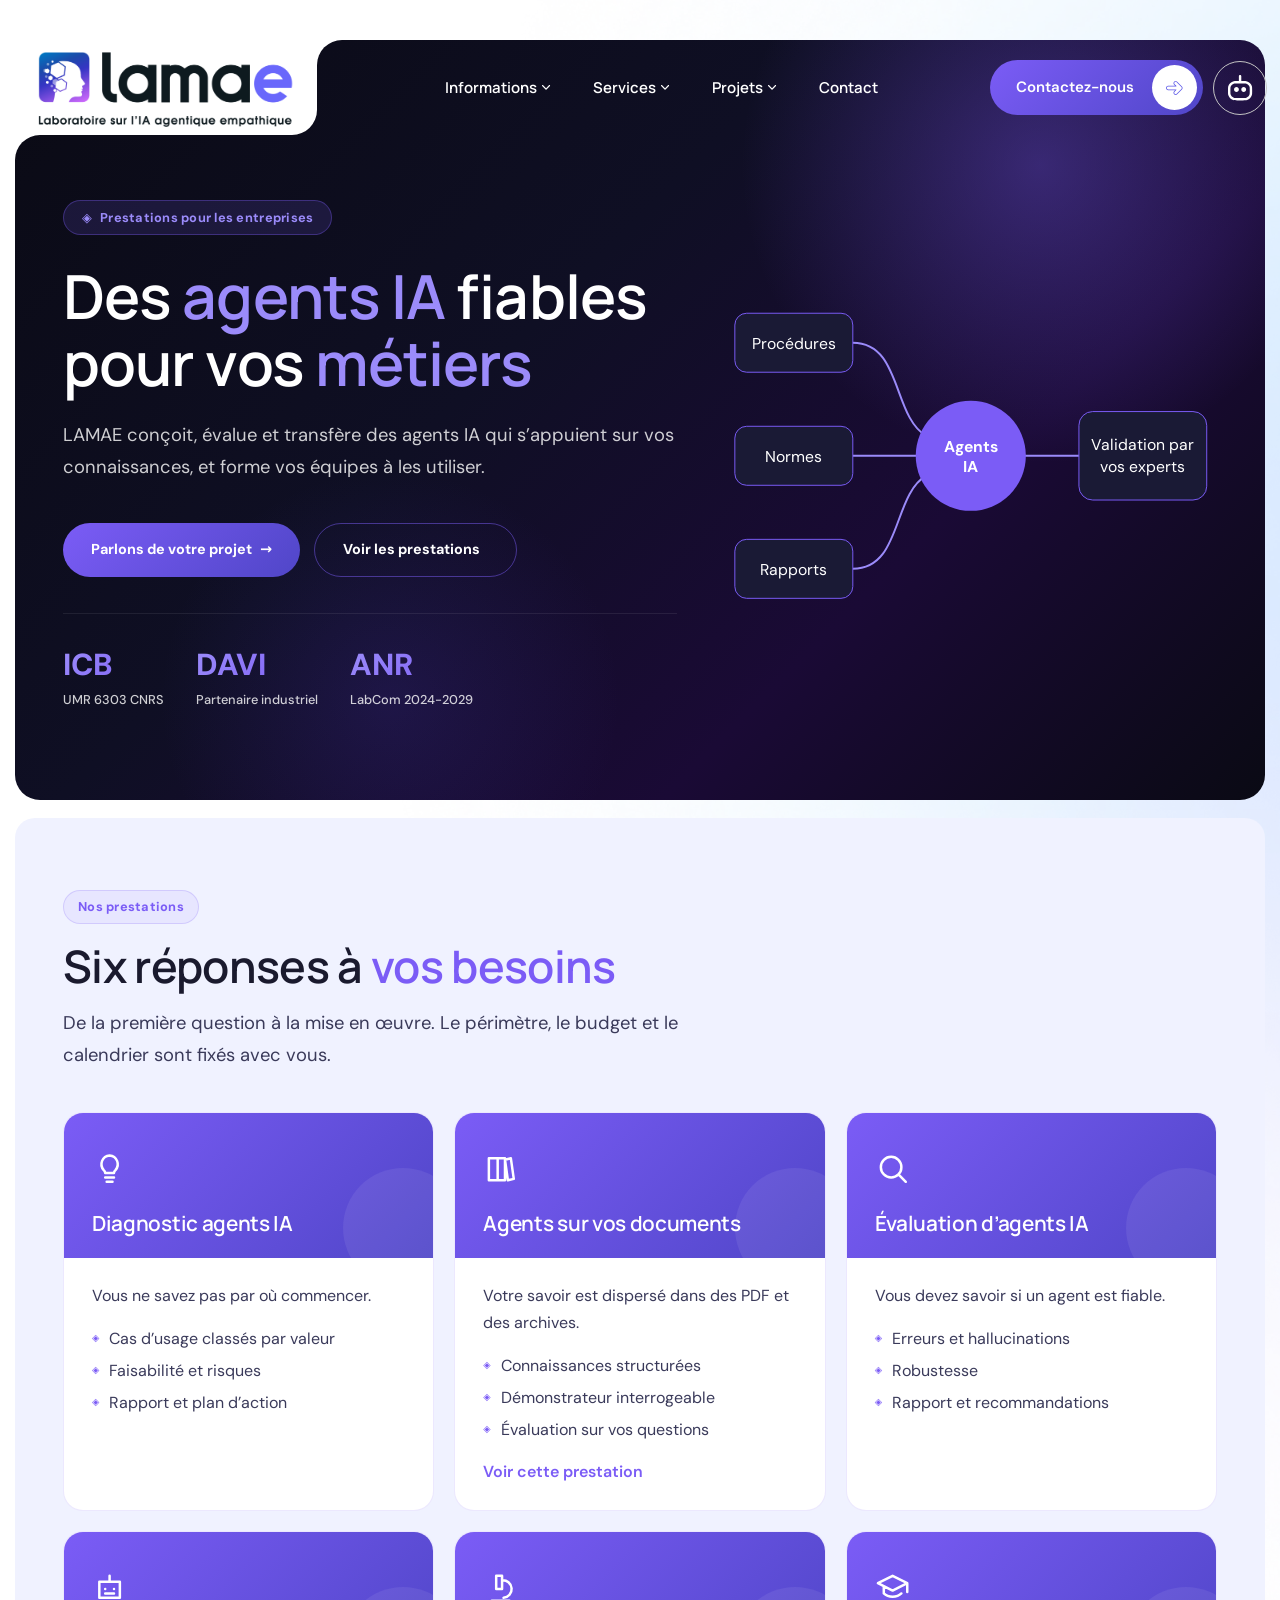
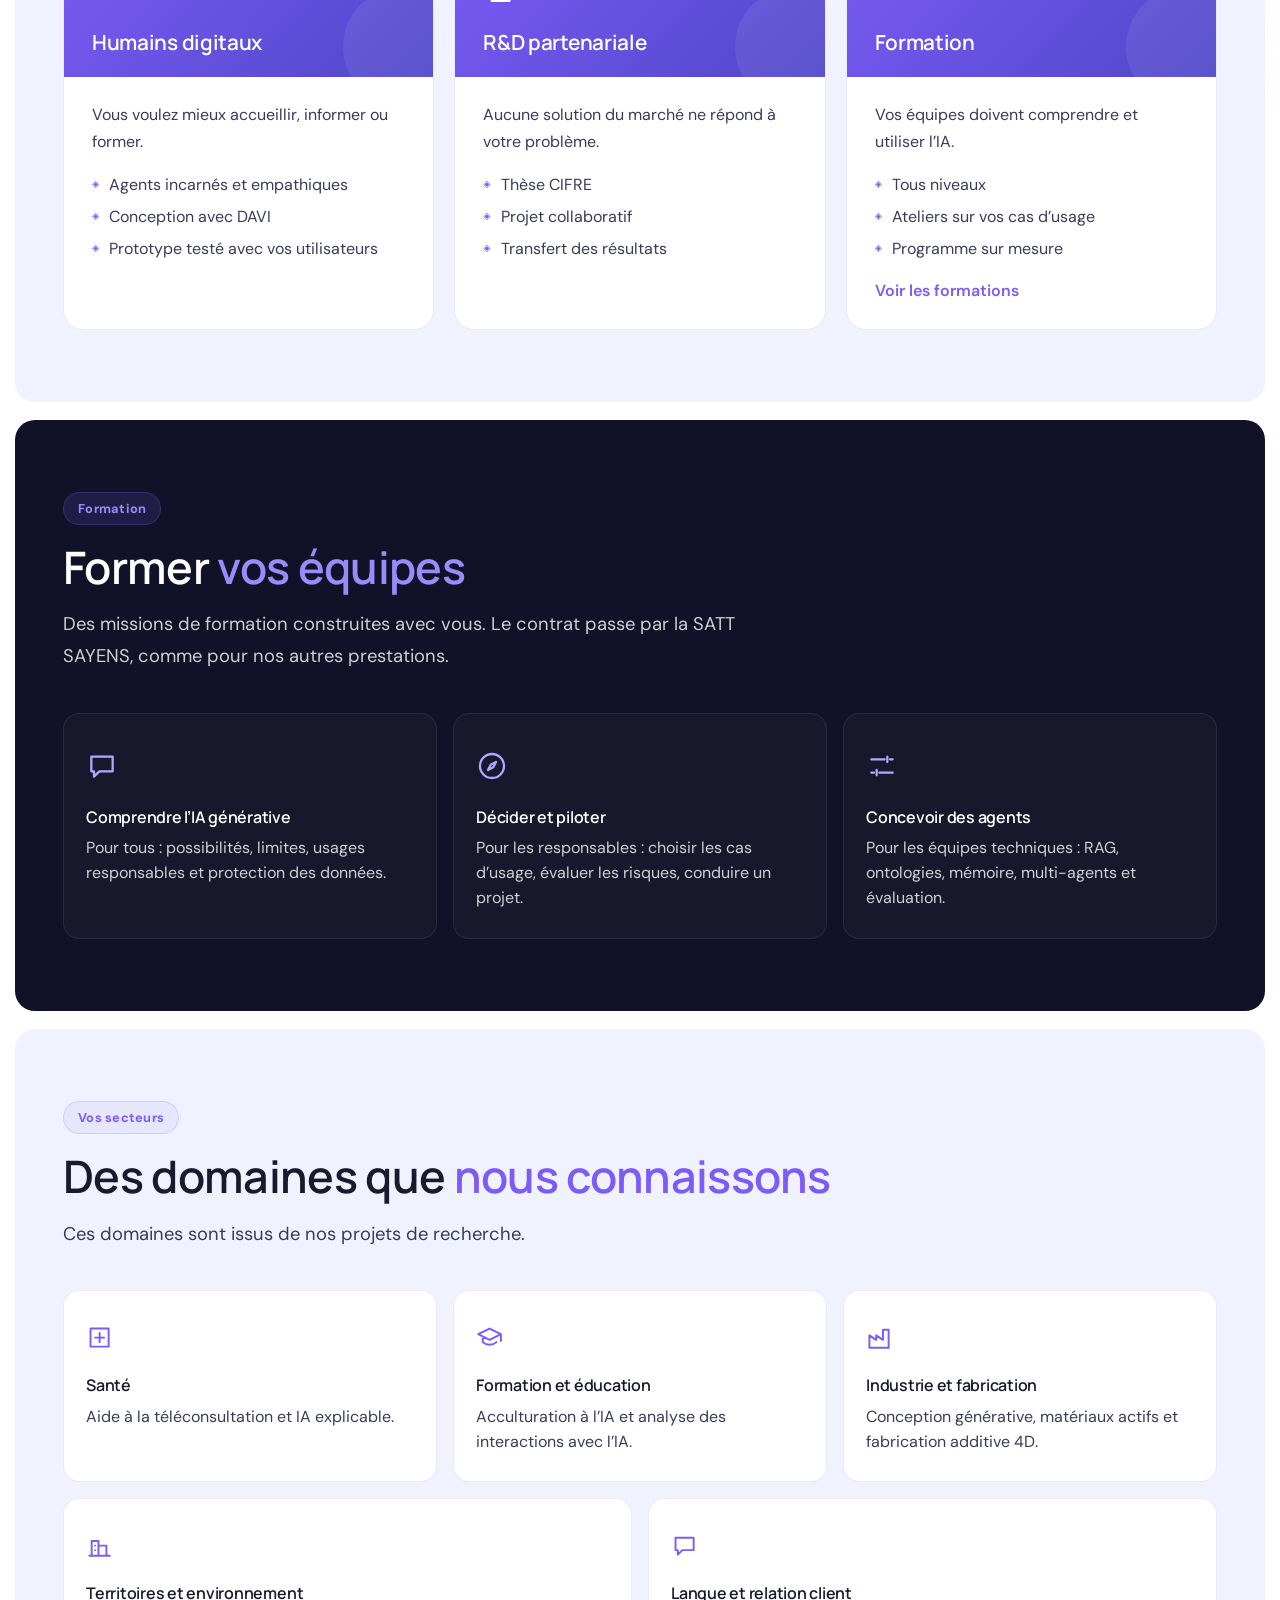
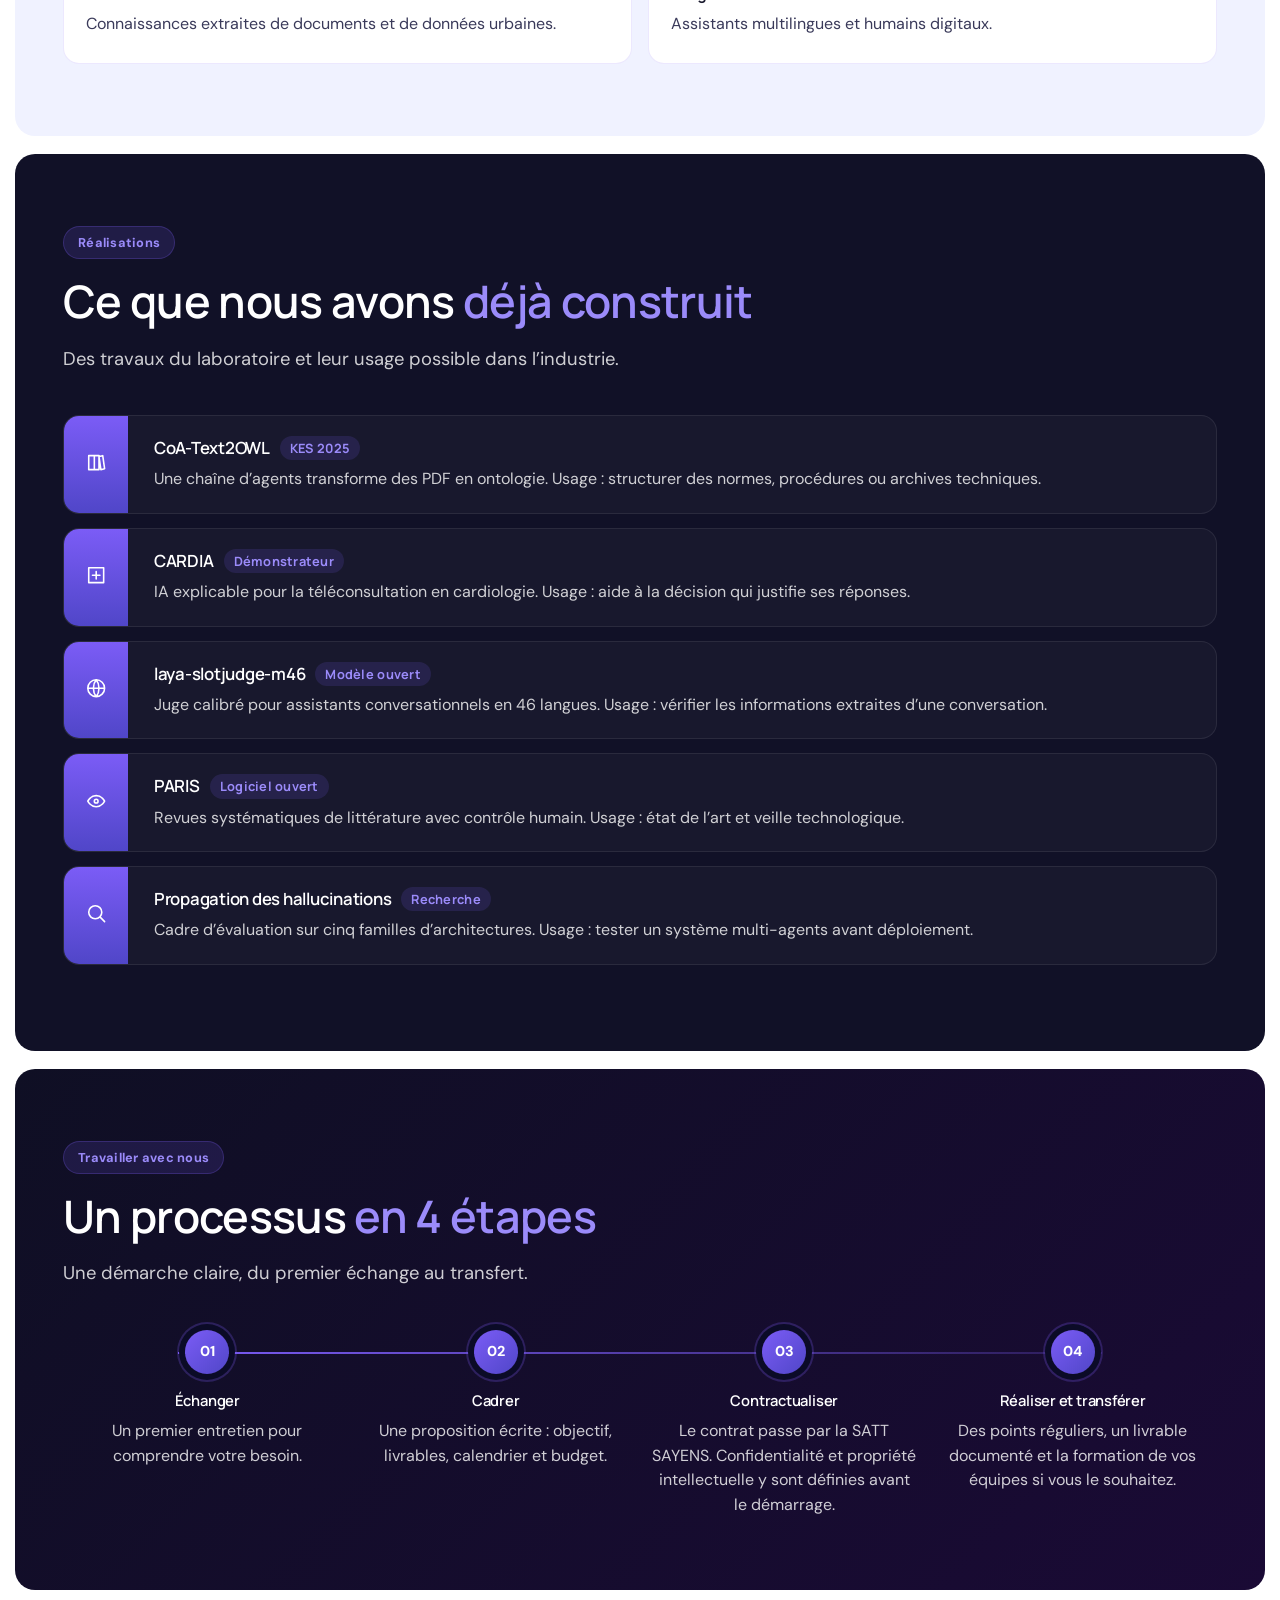
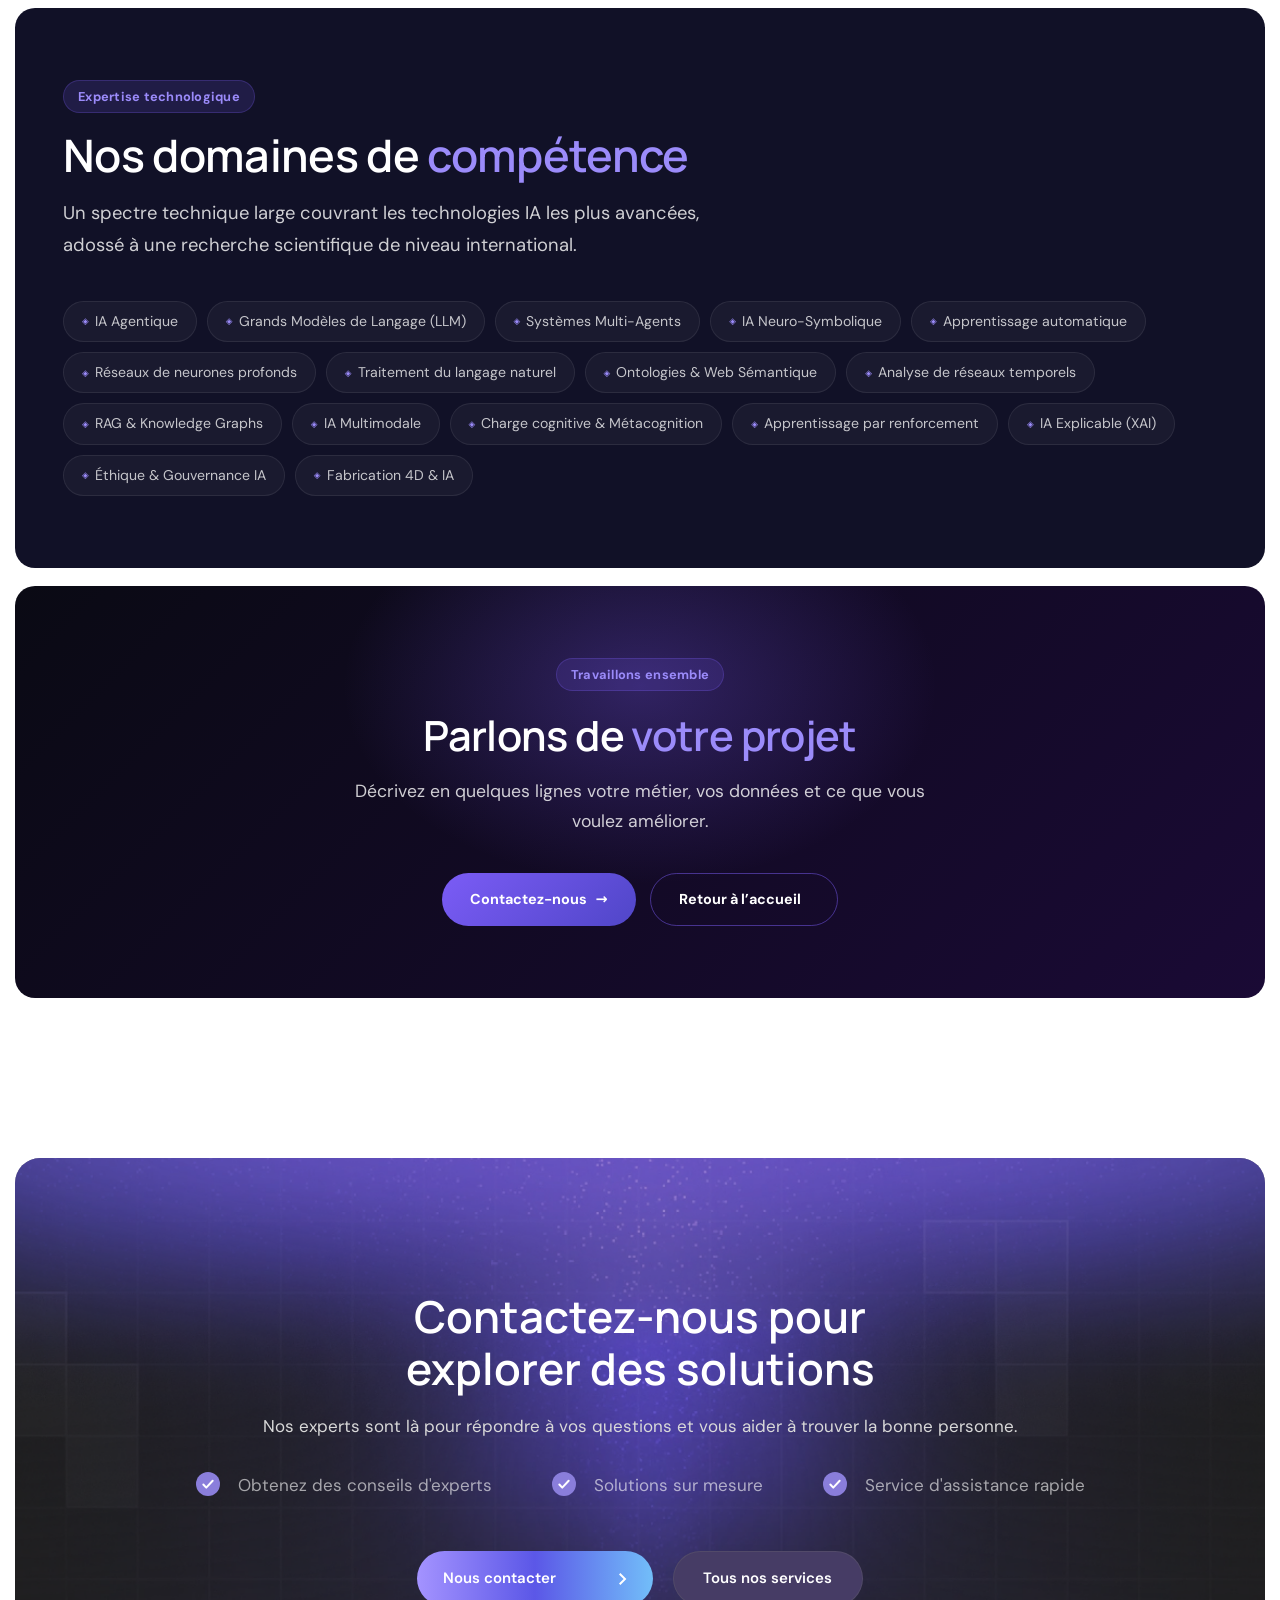
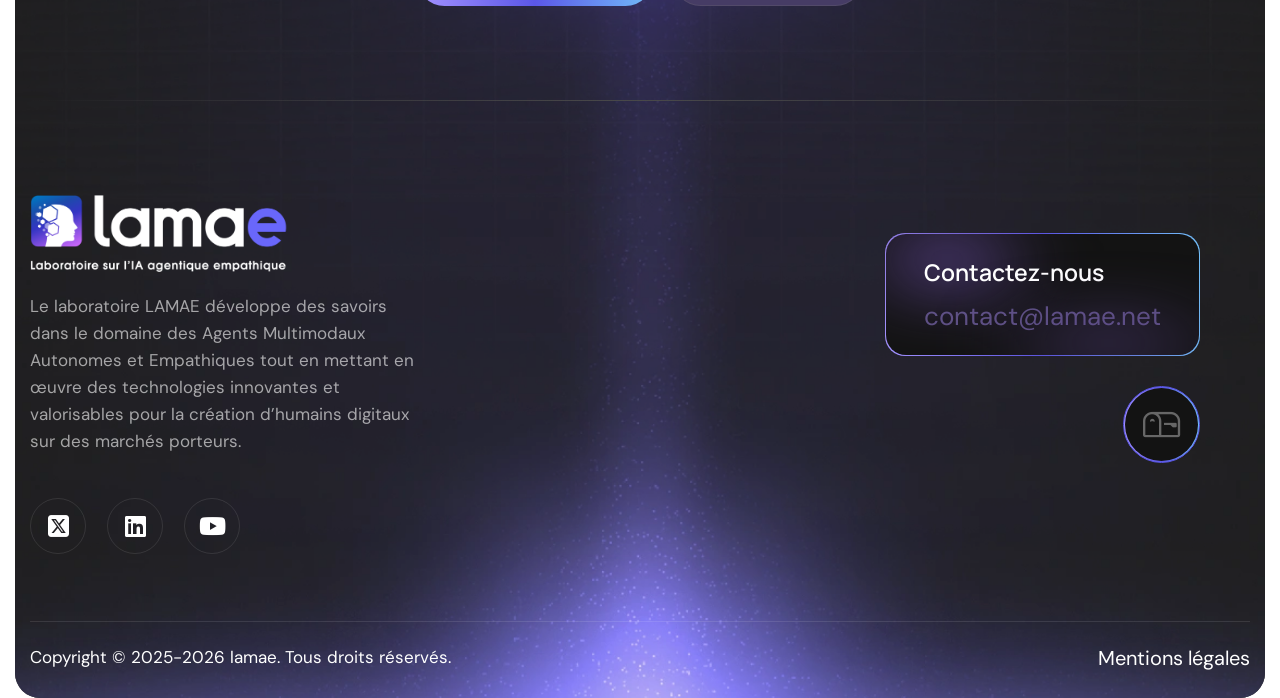
<file: nos-services/index.html>
<!DOCTYPE html>
<html lang="fr-FR">
<head>
    <meta charset="UTF-8">
    <meta name="viewport" content="width=device-width, initial-scale=1">
    <link rel="profile" href="http://gmpg.org/xfn/11">
    <title>Nos services &#8211; lamae</title>
<meta name="description" content="Services du laboratoire LAMAE : analyse des besoins, préconisation, solutions sur étagère et accompagnement en IA agentique et générative." />
<meta property="og:type" content="website" />
<meta property="og:site_name" content="lamae" />
<meta property="og:locale" content="fr_FR" />
<meta property="og:title" content="Nos services &#8211; lamae" />
<meta property="og:description" content="Services du laboratoire LAMAE : analyse des besoins, préconisation, solutions sur étagère et accompagnement en IA agentique et générative." />
<meta property="og:url" content="https://lamae.net/nos-services/" />
<meta property="og:image" content="https://lamae.net/wp-content/uploads/2026/02/logo-rectangle-noir-vs2-scaled.png" />
<meta name="twitter:card" content="summary_large_image" />
<meta name='robots' content='max-image-preview:large' />
<style id='wp-img-auto-sizes-contain-inline-css' type='text/css'>
img:is([sizes=auto i],[sizes^="auto," i]){contain-intrinsic-size:3000px 1500px}
/*# sourceURL=wp-img-auto-sizes-contain-inline-css */
</style>
<link rel='stylesheet' id='font-awesome-css' href='../wp-content/plugins/elementor/assets/lib/font-awesome/css/all.min.css' type='text/css' media='all' />
<link rel='stylesheet' id='pxl-main-css-css' href='../wp-content/plugins/bravis-addons/assets/css/main.css' type='text/css' media='all' />
<style id='classic-theme-styles-inline-css' type='text/css'>
/*! This file is auto-generated */
.wp-block-button__link{color:#fff;background-color:#32373c;border-radius:9999px;box-shadow:none;text-decoration:none;padding:calc(.667em + 2px) calc(1.333em + 2px);font-size:1.125em}.wp-block-file__button{background:#32373c;color:#fff;text-decoration:none}
/*# sourceURL=/wp-includes/css/classic-themes.min.css */
</style>
<style id='global-styles-inline-css' type='text/css'>
:root{--wp--preset--aspect-ratio--square: 1;--wp--preset--aspect-ratio--4-3: 4/3;--wp--preset--aspect-ratio--3-4: 3/4;--wp--preset--aspect-ratio--3-2: 3/2;--wp--preset--aspect-ratio--2-3: 2/3;--wp--preset--aspect-ratio--16-9: 16/9;--wp--preset--aspect-ratio--9-16: 9/16;--wp--preset--color--black: #000000;--wp--preset--color--cyan-bluish-gray: #abb8c3;--wp--preset--color--white: #ffffff;--wp--preset--color--pale-pink: #f78da7;--wp--preset--color--vivid-red: #cf2e2e;--wp--preset--color--luminous-vivid-orange: #ff6900;--wp--preset--color--luminous-vivid-amber: #fcb900;--wp--preset--color--light-green-cyan: #7bdcb5;--wp--preset--color--vivid-green-cyan: #00d084;--wp--preset--color--pale-cyan-blue: #8ed1fc;--wp--preset--color--vivid-cyan-blue: #0693e3;--wp--preset--color--vivid-purple: #9b51e0;--wp--preset--gradient--vivid-cyan-blue-to-vivid-purple: linear-gradient(135deg,rgb(6,147,227) 0%,rgb(155,81,224) 100%);--wp--preset--gradient--light-green-cyan-to-vivid-green-cyan: linear-gradient(135deg,rgb(122,220,180) 0%,rgb(0,208,130) 100%);--wp--preset--gradient--luminous-vivid-amber-to-luminous-vivid-orange: linear-gradient(135deg,rgb(252,185,0) 0%,rgb(255,105,0) 100%);--wp--preset--gradient--luminous-vivid-orange-to-vivid-red: linear-gradient(135deg,rgb(255,105,0) 0%,rgb(207,46,46) 100%);--wp--preset--gradient--very-light-gray-to-cyan-bluish-gray: linear-gradient(135deg,rgb(238,238,238) 0%,rgb(169,184,195) 100%);--wp--preset--gradient--cool-to-warm-spectrum: linear-gradient(135deg,rgb(74,234,220) 0%,rgb(151,120,209) 20%,rgb(207,42,186) 40%,rgb(238,44,130) 60%,rgb(251,105,98) 80%,rgb(254,248,76) 100%);--wp--preset--gradient--blush-light-purple: linear-gradient(135deg,rgb(255,206,236) 0%,rgb(152,150,240) 100%);--wp--preset--gradient--blush-bordeaux: linear-gradient(135deg,rgb(254,205,165) 0%,rgb(254,45,45) 50%,rgb(107,0,62) 100%);--wp--preset--gradient--luminous-dusk: linear-gradient(135deg,rgb(255,203,112) 0%,rgb(199,81,192) 50%,rgb(65,88,208) 100%);--wp--preset--gradient--pale-ocean: linear-gradient(135deg,rgb(255,245,203) 0%,rgb(182,227,212) 50%,rgb(51,167,181) 100%);--wp--preset--gradient--electric-grass: linear-gradient(135deg,rgb(202,248,128) 0%,rgb(113,206,126) 100%);--wp--preset--gradient--midnight: linear-gradient(135deg,rgb(2,3,129) 0%,rgb(40,116,252) 100%);--wp--preset--font-size--small: 13px;--wp--preset--font-size--medium: 20px;--wp--preset--font-size--large: 36px;--wp--preset--font-size--x-large: 42px;--wp--preset--font-family--inter: "Inter", sans-serif;--wp--preset--font-family--cardo: Cardo;--wp--preset--spacing--20: 0.44rem;--wp--preset--spacing--30: 0.67rem;--wp--preset--spacing--40: 1rem;--wp--preset--spacing--50: 1.5rem;--wp--preset--spacing--60: 2.25rem;--wp--preset--spacing--70: 3.38rem;--wp--preset--spacing--80: 5.06rem;--wp--preset--shadow--natural: 6px 6px 9px rgba(0, 0, 0, 0.2);--wp--preset--shadow--deep: 12px 12px 50px rgba(0, 0, 0, 0.4);--wp--preset--shadow--sharp: 6px 6px 0px rgba(0, 0, 0, 0.2);--wp--preset--shadow--outlined: 6px 6px 0px -3px rgb(255, 255, 255), 6px 6px rgb(0, 0, 0);--wp--preset--shadow--crisp: 6px 6px 0px rgb(0, 0, 0);}:where(.is-layout-flex){gap: 0.5em;}:where(.is-layout-grid){gap: 0.5em;}body .is-layout-flex{display: flex;}.is-layout-flex{flex-wrap: wrap;align-items: center;}.is-layout-flex > :is(*, div){margin: 0;}body .is-layout-grid{display: grid;}.is-layout-grid > :is(*, div){margin: 0;}:where(.wp-block-columns.is-layout-flex){gap: 2em;}:where(.wp-block-columns.is-layout-grid){gap: 2em;}:where(.wp-block-post-template.is-layout-flex){gap: 1.25em;}:where(.wp-block-post-template.is-layout-grid){gap: 1.25em;}.has-black-color{color: var(--wp--preset--color--black) !important;}.has-cyan-bluish-gray-color{color: var(--wp--preset--color--cyan-bluish-gray) !important;}.has-white-color{color: var(--wp--preset--color--white) !important;}.has-pale-pink-color{color: var(--wp--preset--color--pale-pink) !important;}.has-vivid-red-color{color: var(--wp--preset--color--vivid-red) !important;}.has-luminous-vivid-orange-color{color: var(--wp--preset--color--luminous-vivid-orange) !important;}.has-luminous-vivid-amber-color{color: var(--wp--preset--color--luminous-vivid-amber) !important;}.has-light-green-cyan-color{color: var(--wp--preset--color--light-green-cyan) !important;}.has-vivid-green-cyan-color{color: var(--wp--preset--color--vivid-green-cyan) !important;}.has-pale-cyan-blue-color{color: var(--wp--preset--color--pale-cyan-blue) !important;}.has-vivid-cyan-blue-color{color: var(--wp--preset--color--vivid-cyan-blue) !important;}.has-vivid-purple-color{color: var(--wp--preset--color--vivid-purple) !important;}.has-black-background-color{background-color: var(--wp--preset--color--black) !important;}.has-cyan-bluish-gray-background-color{background-color: var(--wp--preset--color--cyan-bluish-gray) !important;}.has-white-background-color{background-color: var(--wp--preset--color--white) !important;}.has-pale-pink-background-color{background-color: var(--wp--preset--color--pale-pink) !important;}.has-vivid-red-background-color{background-color: var(--wp--preset--color--vivid-red) !important;}.has-luminous-vivid-orange-background-color{background-color: var(--wp--preset--color--luminous-vivid-orange) !important;}.has-luminous-vivid-amber-background-color{background-color: var(--wp--preset--color--luminous-vivid-amber) !important;}.has-light-green-cyan-background-color{background-color: var(--wp--preset--color--light-green-cyan) !important;}.has-vivid-green-cyan-background-color{background-color: var(--wp--preset--color--vivid-green-cyan) !important;}.has-pale-cyan-blue-background-color{background-color: var(--wp--preset--color--pale-cyan-blue) !important;}.has-vivid-cyan-blue-background-color{background-color: var(--wp--preset--color--vivid-cyan-blue) !important;}.has-vivid-purple-background-color{background-color: var(--wp--preset--color--vivid-purple) !important;}.has-black-border-color{border-color: var(--wp--preset--color--black) !important;}.has-cyan-bluish-gray-border-color{border-color: var(--wp--preset--color--cyan-bluish-gray) !important;}.has-white-border-color{border-color: var(--wp--preset--color--white) !important;}.has-pale-pink-border-color{border-color: var(--wp--preset--color--pale-pink) !important;}.has-vivid-red-border-color{border-color: var(--wp--preset--color--vivid-red) !important;}.has-luminous-vivid-orange-border-color{border-color: var(--wp--preset--color--luminous-vivid-orange) !important;}.has-luminous-vivid-amber-border-color{border-color: var(--wp--preset--color--luminous-vivid-amber) !important;}.has-light-green-cyan-border-color{border-color: var(--wp--preset--color--light-green-cyan) !important;}.has-vivid-green-cyan-border-color{border-color: var(--wp--preset--color--vivid-green-cyan) !important;}.has-pale-cyan-blue-border-color{border-color: var(--wp--preset--color--pale-cyan-blue) !important;}.has-vivid-cyan-blue-border-color{border-color: var(--wp--preset--color--vivid-cyan-blue) !important;}.has-vivid-purple-border-color{border-color: var(--wp--preset--color--vivid-purple) !important;}.has-vivid-cyan-blue-to-vivid-purple-gradient-background{background: var(--wp--preset--gradient--vivid-cyan-blue-to-vivid-purple) !important;}.has-light-green-cyan-to-vivid-green-cyan-gradient-background{background: var(--wp--preset--gradient--light-green-cyan-to-vivid-green-cyan) !important;}.has-luminous-vivid-amber-to-luminous-vivid-orange-gradient-background{background: var(--wp--preset--gradient--luminous-vivid-amber-to-luminous-vivid-orange) !important;}.has-luminous-vivid-orange-to-vivid-red-gradient-background{background: var(--wp--preset--gradient--luminous-vivid-orange-to-vivid-red) !important;}.has-very-light-gray-to-cyan-bluish-gray-gradient-background{background: var(--wp--preset--gradient--very-light-gray-to-cyan-bluish-gray) !important;}.has-cool-to-warm-spectrum-gradient-background{background: var(--wp--preset--gradient--cool-to-warm-spectrum) !important;}.has-blush-light-purple-gradient-background{background: var(--wp--preset--gradient--blush-light-purple) !important;}.has-blush-bordeaux-gradient-background{background: var(--wp--preset--gradient--blush-bordeaux) !important;}.has-luminous-dusk-gradient-background{background: var(--wp--preset--gradient--luminous-dusk) !important;}.has-pale-ocean-gradient-background{background: var(--wp--preset--gradient--pale-ocean) !important;}.has-electric-grass-gradient-background{background: var(--wp--preset--gradient--electric-grass) !important;}.has-midnight-gradient-background{background: var(--wp--preset--gradient--midnight) !important;}.has-small-font-size{font-size: var(--wp--preset--font-size--small) !important;}.has-medium-font-size{font-size: var(--wp--preset--font-size--medium) !important;}.has-large-font-size{font-size: var(--wp--preset--font-size--large) !important;}.has-x-large-font-size{font-size: var(--wp--preset--font-size--x-large) !important;}
:where(.wp-block-post-template.is-layout-flex){gap: 1.25em;}:where(.wp-block-post-template.is-layout-grid){gap: 1.25em;}
:where(.wp-block-term-template.is-layout-flex){gap: 1.25em;}:where(.wp-block-term-template.is-layout-grid){gap: 1.25em;}
:where(.wp-block-columns.is-layout-flex){gap: 2em;}:where(.wp-block-columns.is-layout-grid){gap: 2em;}
:root :where(.wp-block-pullquote){font-size: 1.5em;line-height: 1.6;}
/*# sourceURL=global-styles-inline-css */
</style>
<link rel='stylesheet' id='elementor-icons-css' href='../wp-content/plugins/elementor/assets/lib/eicons/css/elementor-icons.min.css' type='text/css' media='all' />
<link rel='stylesheet' id='elementor-frontend-css' href='../wp-content/uploads/elementor/css/custom-frontend.min.css' type='text/css' media='all' />
<style id='elementor-frontend-inline-css' type='text/css'>
.elementor-kit-8{--e-global-color-primary:#6EC1E4;--e-global-color-secondary:#54595F;--e-global-color-text:#7A7A7A;--e-global-color-accent:#61CE70;--e-global-typography-primary-font-family:"Roboto";--e-global-typography-primary-font-weight:600;--e-global-typography-secondary-font-family:"Roboto Slab";--e-global-typography-secondary-font-weight:400;--e-global-typography-text-font-family:"Roboto";--e-global-typography-text-font-weight:400;--e-global-typography-accent-font-family:"Roboto";--e-global-typography-accent-font-weight:500;}.elementor-section.elementor-section-boxed > .elementor-container{max-width:1620px;}.e-con{--container-max-width:1620px;}.elementor-widget:not(:last-child){--kit-widget-spacing:0px;}.elementor-element{--widgets-spacing:0px 0px;--widgets-spacing-row:0px;--widgets-spacing-column:0px;}{}h1.entry-title{display:var(--page-title-display);}@media(max-width:1024px){.elementor-section.elementor-section-boxed > .elementor-container{max-width:1024px;}.e-con{--container-max-width:1024px;}}@media(max-width:767px){.elementor-section.elementor-section-boxed > .elementor-container{max-width:767px;}.e-con{--container-max-width:767px;}}
.elementor-10641 .elementor-element.elementor-element-c51e94a{--display:flex;}.elementor-10641 .elementor-element.elementor-element-c51e94a.e-con{--flex-grow:0;--flex-shrink:0;}
.elementor-37 .elementor-element.elementor-element-5a89010{--display:flex;--flex-direction:column;--container-widget-width:100%;--container-widget-height:initial;--container-widget-flex-grow:0;--container-widget-align-self:initial;--flex-wrap-mobile:wrap;--padding-top:0px;--padding-bottom:0px;--padding-left:015px;--padding-right:015px;}.elementor-37 .elementor-element.elementor-element-5a89010.e-con{--align-self:center;--flex-grow:0;--flex-shrink:0;}.elementor-37 .elementor-element.elementor-element-0ccfa0c{--display:flex;--flex-direction:column;--container-widget-width:100%;--container-widget-height:initial;--container-widget-flex-grow:0;--container-widget-align-self:initial;--flex-wrap-mobile:wrap;--overlay-opacity:1;--border-radius:25px 25px 25px 25px;--padding-top:133px;--padding-bottom:0px;--padding-left:15px;--padding-right:15px;}.elementor-37 .elementor-element.elementor-element-0ccfa0c:not(.elementor-motion-effects-element-type-background), .elementor-37 .elementor-element.elementor-element-0ccfa0c > .elementor-motion-effects-container > .elementor-motion-effects-layer{background-color:#1F1F1F;}.elementor-37 .elementor-element.elementor-element-0ccfa0c::before, .elementor-37 .elementor-element.elementor-element-0ccfa0c > .elementor-background-video-container::before, .elementor-37 .elementor-element.elementor-element-0ccfa0c > .e-con-inner > .elementor-background-video-container::before, .elementor-37 .elementor-element.elementor-element-0ccfa0c > .elementor-background-slideshow::before, .elementor-37 .elementor-element.elementor-element-0ccfa0c > .e-con-inner > .elementor-background-slideshow::before, .elementor-37 .elementor-element.elementor-element-0ccfa0c > .elementor-motion-effects-container > .elementor-motion-effects-layer::before{background-image:url("../wp-content/uploads/2025/11/bg-footer.webp");--background-overlay:'';background-position:center center;background-repeat:no-repeat;background-size:cover;}.elementor-37 .elementor-element.elementor-element-cb2f01e .pxl-heading{text-align:center;}.elementor-37 .elementor-element.elementor-element-cb2f01e .pxl-heading .pxl-heading--inner{max-width:850px;}.elementor-37 .elementor-element.elementor-element-cb2f01e .pxl-heading .pxl-item--title{color:#FFFFFF;-webkit-text-stroke-color:#FFFFFF;margin-bottom:18px;}.elementor-37 .elementor-element.elementor-element-cb2f01e .pxl-heading .pxl-item--title.style-outline .pxl-text-line-backdrop svg{stroke:#FFFFFF;}.elementor-37 .elementor-element.elementor-element-760ef16 > .elementor-widget-container{margin:0px 0px 32px 0px;}.elementor-37 .elementor-element.elementor-element-760ef16 .pxl-text-editor{text-align:center;}.elementor-37 .elementor-element.elementor-element-760ef16 .pxl-text-editor , .elementor-37 .elementor-element.elementor-element-760ef16 .pxl-text-editor p{color:#D9D9D9;}.elementor-37 .elementor-element.elementor-element-25917d3 > .elementor-widget-container{margin:0px 0px 47px 0px;}.elementor-37 .elementor-element.elementor-element-25917d3 .pxl-link{text-align:center;justify-content:center;}.elementor-37 .elementor-element.elementor-element-25917d3 .pxl-link.type-horizontal li{margin-left:30px;margin-right:30px;}.elementor-37 .elementor-element.elementor-element-25917d3 .pxl-link a i, .elementor-37 .elementor-element.elementor-element-25917d3 .pxl-link a svg{margin-right:18px;}.elementor-37 .elementor-element.elementor-element-96fe4f8{--display:flex;--flex-direction:row;--container-widget-width:initial;--container-widget-height:100%;--container-widget-flex-grow:1;--container-widget-align-self:stretch;--flex-wrap-mobile:wrap;--justify-content:center;--gap:20px 20px;--row-gap:20px;--column-gap:20px;--padding-top:0px;--padding-bottom:0px;--padding-left:0px;--padding-right:0px;}.elementor-37 .elementor-element.elementor-element-7978119 .pxl-button .btn{text-transform:none;}.elementor-37 .elementor-element.elementor-element-7978119 .pxl-button .btn.pxl-icon--right:not(.btn-svg) i, .elementor-37 .elementor-element.elementor-element-7978119 .pxl-button .btn.pxl-icon--right:not(.btn-svg) svg{margin-left:10px;}.elementor-37 .elementor-element.elementor-element-7978119 .pxl-button .btn-svg.pxl-icon--right:hover svg{margin-left:10px;}.elementor-37 .elementor-element.elementor-element-32488bb .btn:not(.btn-stroke).btn-outline::before{background-color:transparent;background-image:linear-gradient(180deg, #8A717100 0%, #F2295B00 100%);}.elementor-37 .elementor-element.elementor-element-32488bb .pxl-button .btn{color:#FFFFFF;background-color:#463C65;line-height:53px;border-style:solid !important;border-width:1px 1px 1px 1px !important;border-color:#74747440 !important;border-radius:16px 16px 16px 16px;padding:0px 29px 0px 29px;}.elementor-37 .elementor-element.elementor-element-32488bb .pxl-button .btn.pxl-icon--right:not(.btn-svg) i, .elementor-37 .elementor-element.elementor-element-32488bb .pxl-button .btn.pxl-icon--right:not(.btn-svg) svg{margin-left:10px;}.elementor-37 .elementor-element.elementor-element-32488bb .pxl-button .btn-svg.pxl-icon--right:hover svg{margin-left:10px;}.elementor-37 .elementor-element.elementor-element-1a6df81 > .elementor-widget-container{margin:94px 0px 90px 0px;}.elementor-37 .elementor-element.elementor-element-1a6df81{--divider-start-color:#49494900;--divider-center-color:#494949;}.elementor-37 .elementor-element.elementor-element-1a6df81 .pxl-el-divider.gradient{background:linear-gradient(90deg, var(--divider-start-color, #000) 0%, var(--divider-center-color, #000) 50%, #49494900 100%);}.elementor-37 .elementor-element.elementor-element-d1ce282{--display:flex;--flex-direction:row;--container-widget-width:initial;--container-widget-height:100%;--container-widget-flex-grow:1;--container-widget-align-self:stretch;--flex-wrap-mobile:wrap;--padding-top:0px;--padding-bottom:0px;--padding-left:0px;--padding-right:0px;}.elementor-37 .elementor-element.elementor-element-70f4fcd{--display:flex;--padding-top:0px;--padding-bottom:69px;--padding-left:0px;--padding-right:0px;}.elementor-37 .elementor-element.elementor-element-70f4fcd.e-con{--flex-grow:0;--flex-shrink:0;}.elementor-37 .elementor-element.elementor-element-4dd9b56 > .elementor-widget-container{margin:0px 0px 21px 0px;}.elementor-37 .elementor-element.elementor-element-4dd9b56 .pxl-logo img{max-height:81px;}.elementor-37 .elementor-element.elementor-element-5b110b0 > .elementor-widget-container{margin:0px 0px 36px 0px;}.elementor-37 .elementor-element.elementor-element-5b110b0 .pxl-text-editor .pxl-item--inner{max-width:400px;}.elementor-37 .elementor-element.elementor-element-5b110b0 .pxl-text-editor , .elementor-37 .elementor-element.elementor-element-5b110b0 .pxl-text-editor p{color:#FFFFFF99;}.elementor-37 .elementor-element.elementor-element-e515197{--display:flex;--flex-direction:row;--container-widget-width:initial;--container-widget-height:100%;--container-widget-flex-grow:1;--container-widget-align-self:stretch;--flex-wrap-mobile:wrap;--gap:57px 57px;--row-gap:57px;--column-gap:57px;--margin-top:42px;--margin-bottom:0px;--margin-left:0px;--margin-right:0px;--padding-top:0px;--padding-bottom:0px;--padding-left:0px;--padding-right:0px;}.elementor-37 .elementor-element.elementor-element-9fcf7e4{width:var( --container-widget-width, 100.633% );max-width:100.633%;--container-widget-width:100.633%;--container-widget-flex-grow:0;}.elementor-37 .elementor-element.elementor-element-9fcf7e4 > .elementor-widget-container{padding:0px 50px 0px 0px;}.elementor-37 .elementor-element.elementor-element-9fcf7e4.elementor-element{--order:-99999 /* order start hack */;--flex-grow:0;--flex-shrink:0;}.elementor-37 .elementor-element.elementor-element-9fcf7e4 .pxl-icon-box{max-width:690px;}.elementor-37 .elementor-element.elementor-element-9fcf7e4 .pxl-icon-box .pxl-item--title,.elementor-37 .elementor-element.elementor-element-9fcf7e4 .pxl-icon-box .pxl-item--title a{color:#FFFFFF;text-transform:none;}.elementor-37 .elementor-element.elementor-element-9fcf7e4 .pxl-icon-box .pxl-item--title{margin-bottom:13px !important;}.elementor-37 .elementor-element.elementor-element-9fcf7e4 .pxl-icon-box .pxl-item--description,.elementor-37 .elementor-element.elementor-element-9fcf7e4 .pxl-icon-box .pxl-item--desc{color:#8730DF;font-size:26px;}.elementor-37 .elementor-element.elementor-element-9fcf7e4 .pxl-icon-box .pxl-item--description a,.elementor-37 .elementor-element.elementor-element-9fcf7e4 .pxl-icon-box .pxl-item--desc a{color:#7967ACBA;}.elementor-37 .elementor-element.elementor-element-9fcf7e4 .pxl-icon-box .pxl-item--description a:hover,.elementor-37 .elementor-element.elementor-element-9fcf7e4 .pxl-icon-box .pxl-item--desc a:hover{color:#6E3BD1;}.elementor-37 .elementor-element.elementor-element-9fcf7e4 .pxl-icon-box .pxl-item--icon{width:77px;height:77px;}.elementor-37 .elementor-element.elementor-element-9fcf7e4 .pxl-icon-box .pxl-item--icon i{font-size:37px;}.elementor-37 .elementor-element.elementor-element-9fcf7e4 .pxl-icon-box .pxl-item--icon svg{height:37px;width:37px;}.elementor-37 .elementor-element.elementor-element-2043f76{--display:flex;--flex-direction:row;--container-widget-width:calc( ( 1 - var( --container-widget-flex-grow ) ) * 100% );--container-widget-height:100%;--container-widget-flex-grow:1;--container-widget-align-self:stretch;--flex-wrap-mobile:wrap;--justify-content:space-between;--align-items:center;border-style:solid;--border-style:solid;border-width:1px 0px 0px 0px;--border-top-width:1px;--border-right-width:0px;--border-bottom-width:0px;--border-left-width:0px;border-color:#FFFFFF1A;--border-color:#FFFFFF1A;--padding-top:22px;--padding-bottom:25px;--padding-left:0px;--padding-right:0px;}.elementor-37 .elementor-element.elementor-element-2043f76 .pxl-bd-glow.top::before, .elementor-37 .elementor-element.elementor-element-2043f76 .pxl-bd-glow.bottom::before{background:linear-gradient(to right, transparent 0%, transparent calc(var(--pxl-bd-gx) - var(--pxl-bd-spread)), #000000 var(--pxl-bd-gx), transparent calc(var(--pxl-bd-gx) + var(--pxl-bd-spread)), transparent 100%);}.elementor-37 .elementor-element.elementor-element-2043f76 .pxl-bd-glow.left::before, .elementor-37 .elementor-element.elementor-element-2043f76 .pxl-bd-glow.right::before{background:linear-gradient(to bottom, transparent 0%, transparent calc(var(--pxl-bd-gy) - var(--pxl-bd-spread)), #000000 var(--pxl-bd-gy), transparent calc(var(--pxl-bd-gy) + var(--pxl-bd-spread)), transparent 100%);}.elementor-37 .elementor-element.elementor-element-f494afe .pxl-text-editor , .elementor-37 .elementor-element.elementor-element-f494afe .pxl-text-editor p{color:#FFFFFF;}.elementor-37 .elementor-element.elementor-element-f494afe .pxl-text-editor a{color:#FFFFFF;}.elementor-37 .elementor-element.elementor-element-f494afe .pxl-text-editor a:hover{color:#5653CF;}.elementor-37 .elementor-element.elementor-element-f494afe .pxl-text-editor.underline a:hover{text-decoration:underline #5653CF !important;}.elementor-37 .elementor-element.elementor-element-69d1fd8 > .elementor-widget-container{margin:0px 0px 00px 0px;}.elementor-37 .elementor-element.elementor-element-69d1fd8 .pxl-text-editor{text-align:center;}.elementor-37 .elementor-element.elementor-element-69d1fd8 .pxl-text-editor .pxl-item--inner{max-width:924px;}.elementor-37 .elementor-element.elementor-element-69d1fd8 .pxl-text-editor , .elementor-37 .elementor-element.elementor-element-69d1fd8 .pxl-text-editor p{color:#D9D9D9;font-size:20px;font-weight:400;line-height:30px;}.elementor-37 .elementor-element.elementor-element-69d1fd8 .pxl-text-editor a{color:#FFFFFF;}@media(max-width:1366px){.elementor-37 .elementor-element.elementor-element-70f4fcd{--padding-top:0px;--padding-bottom:60px;--padding-left:0px;--padding-right:15px;}.elementor-37 .elementor-element.elementor-element-9fcf7e4{width:var( --container-widget-width, 427.628px );max-width:427.628px;--container-widget-width:427.628px;--container-widget-flex-grow:0;}}@media(max-width:1200px){.elementor-37 .elementor-element.elementor-element-0ccfa0c{--padding-top:100px;--padding-bottom:0px;--padding-left:15px;--padding-right:15px;}.elementor-37 .elementor-element.elementor-element-1a6df81 > .elementor-widget-container{margin:60px 0px 60px 0px;}.elementor-37 .elementor-element.elementor-element-d1ce282{--flex-wrap:wrap;}.elementor-37 .elementor-element.elementor-element-70f4fcd{--padding-top:0px;--padding-bottom:0px;--padding-left:0px;--padding-right:30px;}}@media(max-width:1024px){.elementor-37 .elementor-element.elementor-element-0ccfa0c{--padding-top:80px;--padding-bottom:0px;--padding-left:15px;--padding-right:15px;}.elementor-37 .elementor-element.elementor-element-25917d3 .pxl-link.type-horizontal li{margin-left:15px;margin-right:15px;}.elementor-37 .elementor-element.elementor-element-25917d3 .pxl-link li a{align-items:Center;}.elementor-37 .elementor-element.elementor-element-25917d3 .pxl-link a i, .elementor-37 .elementor-element.elementor-element-25917d3 .pxl-link a svg{margin-right:7px;}.elementor-37 .elementor-element.elementor-element-25917d3 .pxl-link a i{font-size:16px;}.elementor-37 .elementor-element.elementor-element-25917d3 .pxl-link a svg{height:16px;min-width:16px;}.elementor-37 .elementor-element.elementor-element-25917d3 .pxl-link.style-3 a:hover i{font-size:16px !important;}.elementor-37 .elementor-element.elementor-element-e515197{--margin-top:35px;--margin-bottom:0px;--margin-left:0px;--margin-right:0px;}.elementor-37 .elementor-element.elementor-element-69d1fd8 > .elementor-widget-container{margin:0px 0px 35px 0px;}.elementor-37 .elementor-element.elementor-element-69d1fd8 .pxl-text-editor , .elementor-37 .elementor-element.elementor-element-69d1fd8 .pxl-text-editor p{font-size:17px;line-height:1.5;}}@media(max-width:767px){.elementor-37 .elementor-element.elementor-element-0ccfa0c{--padding-top:70px;--padding-bottom:0px;--padding-left:015px;--padding-right:015px;}.elementor-37 .elementor-element.elementor-element-25917d3 .pxl-link{text-align:left;justify-content:left;}.elementor-37 .elementor-element.elementor-element-25917d3 .pxl-link.type-horizontal li{margin-left:0px;margin-right:15px;}.elementor-37 .elementor-element.elementor-element-25917d3 .pxl-link li a{align-items:Center;}.elementor-37 .elementor-element.elementor-element-25917d3 .pxl-link a i, .elementor-37 .elementor-element.elementor-element-25917d3 .pxl-link a svg{margin-right:14px;}.elementor-37 .elementor-element.elementor-element-32488bb .pxl-button .btn{line-height:45px;}.elementor-37 .elementor-element.elementor-element-1a6df81 > .elementor-widget-container{margin:40px 0px 40px 0px;}.elementor-37 .elementor-element.elementor-element-e515197{--gap:15px 30px;--row-gap:15px;--column-gap:30px;--margin-top:25px;--margin-bottom:0px;--margin-left:0px;--margin-right:0px;}.elementor-37 .elementor-element.elementor-element-9fcf7e4 .pxl-icon-box .pxl-item--title,.elementor-37 .elementor-element.elementor-element-9fcf7e4 .pxl-icon-box .pxl-item--title a{font-size:17px;}.elementor-37 .elementor-element.elementor-element-9fcf7e4 .pxl-icon-box .pxl-item--title{margin-bottom:10px !important;}.elementor-37 .elementor-element.elementor-element-2043f76{--justify-content:center;--gap:30px 30px;--row-gap:30px;--column-gap:30px;}.elementor-37 .elementor-element.elementor-element-f494afe .pxl-text-editor{text-align:center;}}@media(min-width:768px){.elementor-37 .elementor-element.elementor-element-5a89010{--content-width:1840px;}.elementor-37 .elementor-element.elementor-element-70f4fcd{--width:65.146%;}}@media(max-width:1366px) and (min-width:768px){.elementor-37 .elementor-element.elementor-element-70f4fcd{--width:813.279px;}}@media(max-width:1200px) and (min-width:768px){.elementor-37 .elementor-element.elementor-element-70f4fcd{--width:40%;}}@media(max-width:1024px) and (min-width:768px){.elementor-37 .elementor-element.elementor-element-70f4fcd{--width:50%;}}
.elementor-110 .elementor-element.elementor-element-739fe6a{--display:flex;--flex-direction:column;--container-widget-width:100%;--container-widget-height:initial;--container-widget-flex-grow:0;--container-widget-align-self:initial;--flex-wrap-mobile:wrap;--padding-top:0px;--padding-bottom:0px;--padding-left:15px;--padding-right:15px;}.elementor-110 .elementor-element.elementor-element-eee3e0e{--display:flex;--overflow:hidden;--overlay-opacity:1;--border-radius:25px 25px 25px 25px;--padding-top:107px;--padding-bottom:135px;--padding-left:110px;--padding-right:15px;}.elementor-110 .elementor-element.elementor-element-eee3e0e:not(.elementor-motion-effects-element-type-background), .elementor-110 .elementor-element.elementor-element-eee3e0e > .elementor-motion-effects-container > .elementor-motion-effects-layer{background-color:#1C1C22;}.elementor-110 .elementor-element.elementor-element-eee3e0e::before, .elementor-110 .elementor-element.elementor-element-eee3e0e > .elementor-background-video-container::before, .elementor-110 .elementor-element.elementor-element-eee3e0e > .e-con-inner > .elementor-background-video-container::before, .elementor-110 .elementor-element.elementor-element-eee3e0e > .elementor-background-slideshow::before, .elementor-110 .elementor-element.elementor-element-eee3e0e > .e-con-inner > .elementor-background-slideshow::before, .elementor-110 .elementor-element.elementor-element-eee3e0e > .elementor-motion-effects-container > .elementor-motion-effects-layer::before{background-image:url("../wp-content/uploads/2025/11/bg-pt.webp");--background-overlay:'';background-position:center center;background-repeat:no-repeat;background-size:cover;}.elementor-110 .elementor-element.elementor-element-ed0a794 .pxl-heading .pxl-item--title{color:#FFFFFF;-webkit-text-stroke-color:#FFFFFF;font-size:70px;line-height:1.31428;margin-bottom:11px;}.elementor-110 .elementor-element.elementor-element-ed0a794 .pxl-heading .pxl-item--title.style-outline .pxl-text-line-backdrop svg{stroke:#FFFFFF;}.elementor-110 .elementor-element.elementor-element-086dff0 .pxl-text-editor .pxl-item--inner{max-width:660px;}.elementor-110 .elementor-element.elementor-element-086dff0 .pxl-text-editor , .elementor-110 .elementor-element.elementor-element-086dff0 .pxl-text-editor p{color:#D9D9D9;font-family:"DM Sans", Sans-serif;font-size:20px;line-height:1.5;}body:not(.rtl) .elementor-110 .elementor-element.elementor-element-ab135c0{right:224px;}body.rtl .elementor-110 .elementor-element.elementor-element-ab135c0{left:224px;}.elementor-110 .elementor-element.elementor-element-ab135c0{bottom:0px;}@media(min-width:768px){.elementor-110 .elementor-element.elementor-element-739fe6a{--content-width:1840px;}}@media(max-width:1366px){.elementor-110 .elementor-element.elementor-element-eee3e0e{--padding-top:100px;--padding-bottom:115px;--padding-left:30px;--padding-right:30px;}body:not(.rtl) .elementor-110 .elementor-element.elementor-element-ab135c0{right:100px;}body.rtl .elementor-110 .elementor-element.elementor-element-ab135c0{left:100px;}}@media(max-width:1200px){.elementor-110 .elementor-element.elementor-element-ed0a794 .pxl-heading .pxl-item--title{font-size:46px;}.elementor-110 .elementor-element.elementor-element-086dff0 .pxl-text-editor , .elementor-110 .elementor-element.elementor-element-086dff0 .pxl-text-editor p{font-size:17px;}}@media(max-width:1024px){.elementor-110 .elementor-element.elementor-element-eee3e0e{--border-radius:20px 20px 20px 20px;}.elementor-110 .elementor-element.elementor-element-ed0a794 .pxl-heading .pxl-item--title{font-size:38px;}body:not(.rtl) .elementor-110 .elementor-element.elementor-element-ab135c0{right:30px;}body.rtl .elementor-110 .elementor-element.elementor-element-ab135c0{left:30px;}}@media(max-width:767px){.elementor-110 .elementor-element.elementor-element-eee3e0e{--border-radius:15px 15px 15px 15px;--padding-top:70px;--padding-bottom:70px;--padding-left:15px;--padding-right:15px;}.elementor-110 .elementor-element.elementor-element-ed0a794 .pxl-heading .pxl-item--title{font-size:34px;}.elementor-110 .elementor-element.elementor-element-086dff0 > .elementor-widget-container{margin:0px 0px 35px 0px;}.elementor-110 .elementor-element.elementor-element-086dff0 .pxl-text-editor , .elementor-110 .elementor-element.elementor-element-086dff0 .pxl-text-editor p{font-size:15px;}body:not(.rtl) .elementor-110 .elementor-element.elementor-element-ab135c0{right:0px;}body.rtl .elementor-110 .elementor-element.elementor-element-ab135c0{left:0px;}.elementor-110 .elementor-element.elementor-element-ab135c0{bottom:0px;}}
.elementor-945 .elementor-element.elementor-element-b80a597{--display:flex;--flex-direction:row;--container-widget-width:initial;--container-widget-height:100%;--container-widget-flex-grow:1;--container-widget-align-self:stretch;--flex-wrap-mobile:wrap;--gap:30px 30px;--row-gap:30px;--column-gap:30px;--padding-top:0px;--padding-bottom:0px;--padding-left:0px;--padding-right:0px;}.elementor-945 .elementor-element.elementor-element-752e14e{width:var( --container-widget-width, calc(50% - 15px) );max-width:calc(50% - 15px);--container-widget-width:calc(50% - 15px);--container-widget-flex-grow:0;}.elementor-945 .elementor-element.elementor-element-8e615cc{width:var( --container-widget-width, calc(50% - 15px) );max-width:calc(50% - 15px);--container-widget-width:calc(50% - 15px);--container-widget-flex-grow:0;}.elementor-945 .elementor-element.elementor-element-9c34193{width:var( --container-widget-width, calc(50% - 15px) );max-width:calc(50% - 15px);--container-widget-width:calc(50% - 15px);--container-widget-flex-grow:0;}@media(max-width:1024px){.elementor-945 .elementor-element.elementor-element-b80a597{--flex-wrap:wrap;}}@media(max-width:767px){.elementor-945 .elementor-element.elementor-element-752e14e{width:100%;max-width:100%;}.elementor-945 .elementor-element.elementor-element-8e615cc{width:100%;max-width:100%;}.elementor-945 .elementor-element.elementor-element-9c34193{width:100%;max-width:100%;}}
.elementor-969 .elementor-element.elementor-element-b80a597{--display:flex;--flex-direction:row;--container-widget-width:initial;--container-widget-height:100%;--container-widget-flex-grow:1;--container-widget-align-self:stretch;--flex-wrap-mobile:wrap;--gap:30px 30px;--row-gap:30px;--column-gap:30px;--padding-top:0px;--padding-bottom:0px;--padding-left:0px;--padding-right:0px;}.elementor-969 .elementor-element.elementor-element-752e14e{width:var( --container-widget-width, calc(50% - 15px) );max-width:calc(50% - 15px);--container-widget-width:calc(50% - 15px);--container-widget-flex-grow:0;}.elementor-969 .elementor-element.elementor-element-8e615cc{width:var( --container-widget-width, calc(50% - 15px) );max-width:calc(50% - 15px);--container-widget-width:calc(50% - 15px);--container-widget-flex-grow:0;}.elementor-969 .elementor-element.elementor-element-9c34193{width:var( --container-widget-width, calc(50% - 15px) );max-width:calc(50% - 15px);--container-widget-width:calc(50% - 15px);--container-widget-flex-grow:0;}@media(max-width:1024px){.elementor-969 .elementor-element.elementor-element-b80a597{--flex-wrap:wrap;}}@media(max-width:767px){.elementor-969 .elementor-element.elementor-element-752e14e{width:100%;max-width:100%;}.elementor-969 .elementor-element.elementor-element-8e615cc{width:100%;max-width:100%;}.elementor-969 .elementor-element.elementor-element-9c34193{width:100%;max-width:100%;}}
.elementor-9307 .elementor-element.elementor-element-dc99382{--display:flex;--flex-direction:row;--container-widget-width:initial;--container-widget-height:100%;--container-widget-flex-grow:1;--container-widget-align-self:stretch;--flex-wrap-mobile:wrap;--padding-top:0px;--padding-bottom:0px;--padding-left:15px;--padding-right:15px;}.elementor-9307 .elementor-element.elementor-element-dc99382 >.pxl-section-divider{height:1px;}.elementor-9307 .elementor-element.elementor-element-dc99382 .e-con-inner >.pxl-section-divider{height:1px;}.elementor-9307 .elementor-element.elementor-element-bbed477{--display:flex;border-style:solid;--border-style:solid;border-width:0px 1px 0px 0px;--border-top-width:0px;--border-right-width:1px;--border-bottom-width:0px;--border-left-width:0px;border-color:#D9D9D940;--border-color:#D9D9D940;--padding-top:90px;--padding-bottom:96px;--padding-left:0px;--padding-right:0px;}.elementor-9307 .elementor-element.elementor-element-bbed477 .pxl-bd-glow.top::before, .elementor-9307 .elementor-element.elementor-element-bbed477 .pxl-bd-glow.bottom::before{background:linear-gradient(to right, transparent 0%, transparent calc(var(--pxl-bd-gx) - var(--pxl-bd-spread)), #FFFFFFAD var(--pxl-bd-gx), transparent calc(var(--pxl-bd-gx) + var(--pxl-bd-spread)), transparent 100%);}.elementor-9307 .elementor-element.elementor-element-bbed477 .pxl-bd-glow.left::before, .elementor-9307 .elementor-element.elementor-element-bbed477 .pxl-bd-glow.right::before{background:linear-gradient(to bottom, transparent 0%, transparent calc(var(--pxl-bd-gy) - var(--pxl-bd-spread)), #FFFFFFAD var(--pxl-bd-gy), transparent calc(var(--pxl-bd-gy) + var(--pxl-bd-spread)), transparent 100%);}.elementor-9307 .elementor-element.elementor-element-3e8db11 .pxl-heading .pxl-heading--inner{max-width:420px;}.elementor-9307 .elementor-element.elementor-element-3e8db11 .pxl-heading .pxl-item--title{color:#FFFFFF;-webkit-text-stroke-color:#FFFFFF;font-size:25px;margin-bottom:27px;}.elementor-9307 .elementor-element.elementor-element-3e8db11 .pxl-heading .pxl-item--title.style-outline .pxl-text-line-backdrop svg{stroke:#FFFFFF;}.elementor-9307 .elementor-element.elementor-element-bafa6d0 > .elementor-widget-container{margin:0px 0px 29px 0px;}.elementor-9307 .elementor-element.elementor-element-bafa6d0 .pxl-text-editor .pxl-item--inner{max-width:470px;}.elementor-9307 .elementor-element.elementor-element-bafa6d0 .pxl-text-editor , .elementor-9307 .elementor-element.elementor-element-bafa6d0 .pxl-text-editor p{color:#D9D9D9;font-family:"DM Sans", Sans-serif;font-size:16px;font-weight:400;line-height:27px;}.elementor-9307 .elementor-element.elementor-element-ef57115 .pxl-list .pxl-item-content{color:#FFFFFF;font-size:16px;font-weight:500;line-height:27px;}.elementor-9307 .elementor-element.elementor-element-ef57115 .pxl-list .pxl-item--icon{margin:5px 0px 0px 0px;}.elementor-9307 .elementor-element.elementor-element-ef57115 .pxl-list .pxl--item + .pxl--item{margin-top:10px;}.elementor-9307 .elementor-element.elementor-element-48a6a16{--display:flex;--justify-content:center;--align-items:flex-end;--container-widget-width:calc( ( 1 - var( --container-widget-flex-grow ) ) * 100% );--padding-top:0px;--padding-bottom:0px;--padding-left:0px;--padding-right:0px;}@media(max-width:767px){.elementor-9307 .elementor-element.elementor-element-bbed477{border-width:0px 0px 0px 0px;--border-top-width:0px;--border-right-width:0px;--border-bottom-width:0px;--border-left-width:0px;--padding-top:60px;--padding-bottom:30px;--padding-left:0px;--padding-right:0px;}.elementor-9307 .elementor-element.elementor-element-3e8db11 .pxl-heading .pxl-item--title{font-size:20px;margin-bottom:20px;}.elementor-9307 .elementor-element.elementor-element-48a6a16{--align-items:flex-start;--container-widget-width:calc( ( 1 - var( --container-widget-flex-grow ) ) * 100% );}}@media(min-width:768px){.elementor-9307 .elementor-element.elementor-element-dc99382{--content-width:1320px;}}
.elementor-9387 .elementor-element.elementor-element-dc99382{--display:flex;--flex-direction:row;--container-widget-width:initial;--container-widget-height:100%;--container-widget-flex-grow:1;--container-widget-align-self:stretch;--flex-wrap-mobile:wrap;--padding-top:0px;--padding-bottom:0px;--padding-left:15px;--padding-right:15px;}.elementor-9387 .elementor-element.elementor-element-dc99382 >.pxl-section-divider{height:1px;}.elementor-9387 .elementor-element.elementor-element-dc99382 .e-con-inner >.pxl-section-divider{height:1px;}.elementor-9387 .elementor-element.elementor-element-bbed477{--display:flex;border-style:solid;--border-style:solid;border-width:0px 1px 0px 0px;--border-top-width:0px;--border-right-width:1px;--border-bottom-width:0px;--border-left-width:0px;border-color:#D9D9D940;--border-color:#D9D9D940;--padding-top:90px;--padding-bottom:96px;--padding-left:0px;--padding-right:0px;}.elementor-9387 .elementor-element.elementor-element-bbed477 .pxl-bd-glow.top::before, .elementor-9387 .elementor-element.elementor-element-bbed477 .pxl-bd-glow.bottom::before{background:linear-gradient(to right, transparent 0%, transparent calc(var(--pxl-bd-gx) - var(--pxl-bd-spread)), #FFFFFFAD var(--pxl-bd-gx), transparent calc(var(--pxl-bd-gx) + var(--pxl-bd-spread)), transparent 100%);}.elementor-9387 .elementor-element.elementor-element-bbed477 .pxl-bd-glow.left::before, .elementor-9387 .elementor-element.elementor-element-bbed477 .pxl-bd-glow.right::before{background:linear-gradient(to bottom, transparent 0%, transparent calc(var(--pxl-bd-gy) - var(--pxl-bd-spread)), #FFFFFFAD var(--pxl-bd-gy), transparent calc(var(--pxl-bd-gy) + var(--pxl-bd-spread)), transparent 100%);}.elementor-9387 .elementor-element.elementor-element-3e8db11 .pxl-heading .pxl-heading--inner{max-width:420px;}.elementor-9387 .elementor-element.elementor-element-3e8db11 .pxl-heading .pxl-item--title{color:#FFFFFF;-webkit-text-stroke-color:#FFFFFF;font-size:25px;margin-bottom:27px;}.elementor-9387 .elementor-element.elementor-element-3e8db11 .pxl-heading .pxl-item--title.style-outline .pxl-text-line-backdrop svg{stroke:#FFFFFF;}.elementor-9387 .elementor-element.elementor-element-bafa6d0 > .elementor-widget-container{margin:0px 0px 29px 0px;}.elementor-9387 .elementor-element.elementor-element-bafa6d0 .pxl-text-editor .pxl-item--inner{max-width:470px;}.elementor-9387 .elementor-element.elementor-element-bafa6d0 .pxl-text-editor , .elementor-9387 .elementor-element.elementor-element-bafa6d0 .pxl-text-editor p{color:#D9D9D9;font-family:"DM Sans", Sans-serif;font-size:16px;font-weight:400;line-height:27px;}.elementor-9387 .elementor-element.elementor-element-ef57115 .pxl-list .pxl-item-content{color:#FFFFFF;font-size:16px;font-weight:500;line-height:27px;}.elementor-9387 .elementor-element.elementor-element-ef57115 .pxl-list .pxl-item--icon{margin:5px 0px 0px 0px;}.elementor-9387 .elementor-element.elementor-element-ef57115 .pxl-list .pxl--item + .pxl--item{margin-top:10px;}.elementor-9387 .elementor-element.elementor-element-48a6a16{--display:flex;--justify-content:center;--align-items:flex-end;--container-widget-width:calc( ( 1 - var( --container-widget-flex-grow ) ) * 100% );--padding-top:0px;--padding-bottom:0px;--padding-left:0px;--padding-right:0px;}.elementor-9387 .elementor-element.elementor-element-5a79644 > .elementor-widget-container{background-image:url("../wp-content/uploads/2026/01/h5-img-03.webp");background-position:center center;background-repeat:no-repeat;background-size:contain;}@media(max-width:767px){.elementor-9387 .elementor-element.elementor-element-bbed477{border-width:0px 0px 0px 0px;--border-top-width:0px;--border-right-width:0px;--border-bottom-width:0px;--border-left-width:0px;--padding-top:60px;--padding-bottom:30px;--padding-left:0px;--padding-right:0px;}.elementor-9387 .elementor-element.elementor-element-3e8db11 .pxl-heading .pxl-item--title{font-size:20px;margin-bottom:20px;}.elementor-9387 .elementor-element.elementor-element-48a6a16{--align-items:flex-start;--container-widget-width:calc( ( 1 - var( --container-widget-flex-grow ) ) * 100% );}}@media(min-width:768px){.elementor-9387 .elementor-element.elementor-element-dc99382{--content-width:1320px;}}
.elementor-9389 .elementor-element.elementor-element-dc99382{--display:flex;--flex-direction:row;--container-widget-width:initial;--container-widget-height:100%;--container-widget-flex-grow:1;--container-widget-align-self:stretch;--flex-wrap-mobile:wrap;--padding-top:0px;--padding-bottom:0px;--padding-left:15px;--padding-right:15px;}.elementor-9389 .elementor-element.elementor-element-dc99382 >.pxl-section-divider{height:1px;}.elementor-9389 .elementor-element.elementor-element-dc99382 .e-con-inner >.pxl-section-divider{height:1px;}.elementor-9389 .elementor-element.elementor-element-bbed477{--display:flex;border-style:solid;--border-style:solid;border-width:0px 1px 0px 0px;--border-top-width:0px;--border-right-width:1px;--border-bottom-width:0px;--border-left-width:0px;border-color:#D9D9D940;--border-color:#D9D9D940;--padding-top:90px;--padding-bottom:96px;--padding-left:0px;--padding-right:0px;}.elementor-9389 .elementor-element.elementor-element-bbed477 .pxl-bd-glow.top::before, .elementor-9389 .elementor-element.elementor-element-bbed477 .pxl-bd-glow.bottom::before{background:linear-gradient(to right, transparent 0%, transparent calc(var(--pxl-bd-gx) - var(--pxl-bd-spread)), #FFFFFFAD var(--pxl-bd-gx), transparent calc(var(--pxl-bd-gx) + var(--pxl-bd-spread)), transparent 100%);}.elementor-9389 .elementor-element.elementor-element-bbed477 .pxl-bd-glow.left::before, .elementor-9389 .elementor-element.elementor-element-bbed477 .pxl-bd-glow.right::before{background:linear-gradient(to bottom, transparent 0%, transparent calc(var(--pxl-bd-gy) - var(--pxl-bd-spread)), #FFFFFFAD var(--pxl-bd-gy), transparent calc(var(--pxl-bd-gy) + var(--pxl-bd-spread)), transparent 100%);}.elementor-9389 .elementor-element.elementor-element-3e8db11 .pxl-heading .pxl-heading--inner{max-width:420px;}.elementor-9389 .elementor-element.elementor-element-3e8db11 .pxl-heading .pxl-item--title{color:#FFFFFF;-webkit-text-stroke-color:#FFFFFF;font-size:25px;margin-bottom:27px;}.elementor-9389 .elementor-element.elementor-element-3e8db11 .pxl-heading .pxl-item--title.style-outline .pxl-text-line-backdrop svg{stroke:#FFFFFF;}.elementor-9389 .elementor-element.elementor-element-bafa6d0 > .elementor-widget-container{margin:0px 0px 29px 0px;}.elementor-9389 .elementor-element.elementor-element-bafa6d0 .pxl-text-editor .pxl-item--inner{max-width:470px;}.elementor-9389 .elementor-element.elementor-element-bafa6d0 .pxl-text-editor , .elementor-9389 .elementor-element.elementor-element-bafa6d0 .pxl-text-editor p{color:#D9D9D9;font-family:"DM Sans", Sans-serif;font-size:16px;font-weight:400;line-height:27px;}.elementor-9389 .elementor-element.elementor-element-ef57115 .pxl-list .pxl-item-content{color:#FFFFFF;font-size:16px;font-weight:500;line-height:27px;}.elementor-9389 .elementor-element.elementor-element-ef57115 .pxl-list .pxl-item--icon{margin:5px 0px 0px 0px;}.elementor-9389 .elementor-element.elementor-element-ef57115 .pxl-list .pxl--item + .pxl--item{margin-top:10px;}.elementor-9389 .elementor-element.elementor-element-48a6a16{--display:flex;--justify-content:center;--align-items:flex-end;--container-widget-width:calc( ( 1 - var( --container-widget-flex-grow ) ) * 100% );--padding-top:0px;--padding-bottom:0px;--padding-left:0px;--padding-right:0px;}@media(max-width:767px){.elementor-9389 .elementor-element.elementor-element-bbed477{border-width:0px 0px 0px 0px;--border-top-width:0px;--border-right-width:0px;--border-bottom-width:0px;--border-left-width:0px;--padding-top:60px;--padding-bottom:30px;--padding-left:0px;--padding-right:0px;}.elementor-9389 .elementor-element.elementor-element-3e8db11 .pxl-heading .pxl-item--title{font-size:20px;margin-bottom:20px;}.elementor-9389 .elementor-element.elementor-element-48a6a16{--align-items:flex-start;--container-widget-width:calc( ( 1 - var( --container-widget-flex-grow ) ) * 100% );}}@media(min-width:768px){.elementor-9389 .elementor-element.elementor-element-dc99382{--content-width:1320px;}}
.elementor-8561 .elementor-element.elementor-element-ae87a43{--display:flex;--flex-direction:row;--container-widget-width:initial;--container-widget-height:100%;--container-widget-flex-grow:1;--container-widget-align-self:stretch;--flex-wrap-mobile:wrap;--gap:30px 30px;--row-gap:30px;--column-gap:30px;--padding-top:45px;--padding-bottom:15px;--padding-left:45px;--padding-right:45px;}.elementor-8561 .elementor-element.elementor-element-b3890ce{--display:flex;--min-height:450px;--padding-top:0px;--padding-bottom:0px;--padding-left:0px;--padding-right:0px;}.elementor-8561 .elementor-element.elementor-element-b6586cd{--display:flex;--padding-top:0px;--padding-bottom:0px;--padding-left:0px;--padding-right:0px;}.elementor-8561 .elementor-element.elementor-element-d45957a{--display:flex;--padding-top:0px;--padding-bottom:0px;--padding-left:0px;--padding-right:0px;}.elementor-8561 .elementor-element.elementor-element-d4f89cf{--display:flex;--flex-direction:row;--container-widget-width:initial;--container-widget-height:100%;--container-widget-flex-grow:1;--container-widget-align-self:stretch;--flex-wrap-mobile:wrap;--gap:30px 30px;--row-gap:30px;--column-gap:30px;--padding-top:15px;--padding-bottom:45px;--padding-left:45px;--padding-right:45px;}.elementor-8561 .elementor-element.elementor-element-47beb0d{--display:flex;--padding-top:0px;--padding-bottom:0px;--padding-left:0px;--padding-right:0px;}.elementor-8561 .elementor-element.elementor-element-bf9a631{--display:flex;--padding-top:0px;--padding-bottom:0px;--padding-left:0px;--padding-right:0px;}.elementor-8561 .elementor-element.elementor-element-391c245{--display:flex;--padding-top:0px;--padding-bottom:0px;--padding-left:0px;--padding-right:0px;}@media(max-width:1366px){.elementor-8561 .elementor-element.elementor-element-ae87a43{--gap:15px 15px;--row-gap:15px;--column-gap:15px;--padding-top:45px;--padding-bottom:15px;--padding-left:15px;--padding-right:15px;}.elementor-8561 .elementor-element.elementor-element-d4f89cf{--gap:15px 15px;--row-gap:15px;--column-gap:15px;--padding-top:15px;--padding-bottom:45px;--padding-left:15px;--padding-right:15px;}}@media(max-width:767px){.elementor-8561 .elementor-element.elementor-element-ae87a43{--padding-top:15px;--padding-bottom:0px;--padding-left:0px;--padding-right:0px;}.elementor-8561 .elementor-element.elementor-element-d4f89cf{--padding-top:15px;--padding-bottom:0px;--padding-left:0px;--padding-right:0px;}}
/*# sourceURL=elementor-frontend-inline-css */
</style>
<link rel='stylesheet' id='magnific-popup-css' href='../wp-content/themes/auregon/assets/css/libs/magnific-popup.css' type='text/css' media='all' />
<link rel='stylesheet' id='wow-animate-css' href='../wp-content/themes/auregon/assets/css/libs/animate.min.css' type='text/css' media='all' />
<link rel='stylesheet' id='bootstrap-icons-css' href='../wp-content/themes/auregon/assets/fonts/bootstrap-icons/css/bootstrap-icons.css' type='text/css' media='all' />
<link rel='stylesheet' id='pxl-grid-css' href='../wp-content/themes/auregon/assets/css/grid.css' type='text/css' media='all' />
<link rel='stylesheet' id='pxl-style-css' href='../wp-content/themes/auregon/assets/css/style.css' type='text/css' media='all' />
<style id='pxl-style-inline-css' type='text/css'>
:root{--primary-color: #5B57E7;--secondary-color: #000000;--third-color: #676767;--four-color: #483886;--body_bg-color: #fff;--primary-color-rgb: 91,87,231;--secondary-color-rgb: 0,0,0;--third-color-rgb: 103,103,103;--four-color-rgb: 72,56,134;--body_bg-color-rgb: 255,255,255;--link-color: #000000;--link-color-hover: #5B57E7;--link-color-active: #5B57E7;--gradient-color-from: #A493FF;--gradient-color-center: #5B57E7;--gradient-color-to: #72BEF9;--gradient-two-color-from: #8160C7;--gradient-two-color-center: #62489A;--gradient-two-color-to: #503687;}
        @media screen and (min-width: 1201px) {
                }
/*# sourceURL=pxl-style-inline-css */
</style>
<link rel='stylesheet' id='pxl-base-css' href='../wp-content/themes/auregon/style.css' type='text/css' media='all' />
<link rel='stylesheet' id='lamae-fonts-css' href='../assets/fonts/fonts-pxl-egf-dmsans.css' type='text/css' media='all' />
<link rel='stylesheet' id='elementor-icons-shared-0-css' href='../wp-content/plugins/elementor/assets/lib/font-awesome/css/fontawesome.min.css' type='text/css' media='all' />
<link rel='stylesheet' id='elementor-icons-fa-brands-css' href='../wp-content/plugins/elementor/assets/lib/font-awesome/css/brands.min.css' type='text/css' media='all' />
<script type="text/javascript" src="../wp-includes/js/jquery/jquery.min.js" id="jquery-core-js"></script>
<script type="text/javascript" src="../wp-includes/js/jquery/jquery-migrate.min.js" id="jquery-migrate-js"></script>
<script type="text/javascript" src="../wp-content/plugins/bravis-addons/assets/js/libs/waypoints.min.js" id="waypoints-js"></script>
<script type="text/javascript" src="../wp-content/themes/auregon/assets/js/libs/jarallax.min.js" id="pxl-jarallax-js"></script>
<link rel="canonical" href="https://lamae.net/nos-services/" />
<link rel="icon" type="image/png" sizes="32x32" href="../wp-content/uploads/2026/02/cropped-carre-vs2-32x32.png"/><link rel="icon" type="image/png" sizes="16x16" href="../wp-content/uploads/2026/02/cropped-carre-vs2-16x16.png"/>	<noscript><style>.woocommerce-product-gallery{ opacity: 1 !important; }</style></noscript>
	<style>
				.e-con.e-parent:nth-of-type(n+4):not(.e-lazyloaded):not(.e-no-lazyload),
				.e-con.e-parent:nth-of-type(n+4):not(.e-lazyloaded):not(.e-no-lazyload) * {
					background-image: none !important;
				}
				@media screen and (max-height: 1024px) {
					.e-con.e-parent:nth-of-type(n+3):not(.e-lazyloaded):not(.e-no-lazyload),
					.e-con.e-parent:nth-of-type(n+3):not(.e-lazyloaded):not(.e-no-lazyload) * {
						background-image: none !important;
					}
				}
				@media screen and (max-height: 640px) {
					.e-con.e-parent:nth-of-type(n+2):not(.e-lazyloaded):not(.e-no-lazyload),
					.e-con.e-parent:nth-of-type(n+2):not(.e-lazyloaded):not(.e-no-lazyload) * {
						background-image: none !important;
					}
				}
			</style>
			<link rel="icon" href="../wp-content/uploads/2026/02/cropped-carre-vs2-32x32.png" sizes="32x32" />
<link rel="icon" href="../wp-content/uploads/2026/02/cropped-carre-vs2-192x192.png" sizes="192x192" />
<link rel="apple-touch-icon" href="../wp-content/uploads/2026/02/cropped-carre-vs2-180x180.png" />
<meta name="msapplication-TileImage" content="../wp-content/uploads/2026/02/cropped-carre-vs2-270x270.png" />
<link rel="stylesheet" href="../assets/lamae-entete.css">
<link rel="stylesheet" href="../assets/lamae.css">
</head>
<body class="lam-sub wp-singular page-template-default page page-id-10641 wp-theme-auregon theme-auregon woocommerce-no-js   pxl-redux-page  body-default-font   heading-default-font   woocommerce-layout-grid pxl-shape-body-show elementor-default elementor-kit-8 elementor-page elementor-page-10641">
        <div id="pxl-wapper" class="pxl-wapper">

                                <header id="pxl-header-elementor" class="is-sticky pxl-header-show"> 
            <div class="pxl-header-elementor-main px-header--transparent">
          <div class="pxl-header-content">
              <div class="row">
               <div class="col-12">
                   		<div data-elementor-type="wp-post" data-elementor-id="4399" class="elementor elementor-4399">
				<div class="elementor-element elementor-element-dfe3433 e-flex e-con-boxed pxl-row-scroll-none pxl-column-none pxl-full-content-with-space-none pxl-shadow-blur-no e-con e-parent " data-id="dfe3433" data-element_type="container" data-e-type="container">			<div class="e-con-inner">
		<div class="elementor-element elementor-element-1245b89 e-con-full boder-menu-left e-flex pxl-row-scroll-none pxl-column-none pxl-full-content-with-space-none pxl-shadow-blur-no e-con e-child " data-id="1245b89" data-element_type="container" data-e-type="container" data-settings="{&quot;background_background&quot;:&quot;classic&quot;}">		<div class="elementor-element elementor-element-d131f5f elementor-widget elementor-widget-pxl_logo" data-id="d131f5f" data-element_type="widget" data-e-type="widget" data-widget_type="pxl_logo.default">
				<div class="elementor-widget-container">
					    <div class="pxl-logo " data-wow-delay="ms">
        <a href="../index.html">            <img width="2560" height="803" src="../wp-content/uploads/2026/02/logo-rectangle-noir-vs2-scaled.png" class="attachment-full" alt="lamae" />        </a>    </div>
				</div>
				</div>
				</div>
				<div class="elementor-element elementor-element-e63495d elementor-widget-tablet_extra__width-initial elementor-widget elementor-widget-pxl_menu" data-id="e63495d" data-element_type="widget" data-e-type="widget" data-widget_type="pxl_menu.default">
				<div class="elementor-widget-container">
					    <div class="pxl-nav-menu pxl-nav-menu1 pxl-mega-boxed df pxl-nav-horizontal fr-style-default show-effect-slideup  sub-style-default" data-wow-delay="ms">
        <div class="menu-lamae_menu-container"><ul id="menu-lamae_menu" class="pxl-menu-primary clearfix"><li id="menu-item-10118" class="menu-item menu-item-type-custom menu-item-object-custom menu-item-has-children menu-item-10118"><a href="../index.html#"><span class="pxl-menu-item-text">Informations<svg class="pxl-hide" xmlns="http://www.w3.org/2000/svg" width="9" height="5" viewBox="0 0 9 5" fill="none">
  <path d="M4.05124 4.69322C3.9545 4.69322 3.85899 4.67478 3.77169 4.63925C3.6844 4.60373 3.60754 4.55201 3.54675 4.4879L0.14161 0.896213C0.0352163 0.782079 -0.0139389 0.636756 0.0048475 0.49189C0.0236339 0.347024 0.10884 0.214348 0.241913 0.122753C0.374986 0.0311584 0.545146 -0.0119361 0.71534 0.00285379C0.885533 0.0176437 1.04198 0.08912 1.1506 0.201718L4.05124 3.26122L6.95188 0.201718C7.06051 0.0891202 7.21695 0.0176439 7.38715 0.00285404C7.55734 -0.0119358 7.7275 0.0311587 7.86057 0.122753C7.99364 0.214348 8.07885 0.347024 8.09764 0.49189C8.11642 0.636756 8.06727 0.782079 7.96088 0.896213L4.55574 4.4879C4.49494 4.55201 4.41808 4.60373 4.33079 4.63925C4.2435 4.67478 4.14798 4.69322 4.05124 4.69322Z" fill="black"/>
</svg><span class="pxl-item-menu-icon pxl-hide "></span></span></a>
<ul class="sub-menu">
	<li id="menu-item-10180" class="menu-item menu-item-type-post_type menu-item-object-page menu-item-10180"><a href="../creative-team/index.html"><span class="pxl-menu-item-text">Notre équipe<svg class="pxl-hide" xmlns="http://www.w3.org/2000/svg" width="9" height="5" viewBox="0 0 9 5" fill="none">
  <path d="M4.05124 4.69322C3.9545 4.69322 3.85899 4.67478 3.77169 4.63925C3.6844 4.60373 3.60754 4.55201 3.54675 4.4879L0.14161 0.896213C0.0352163 0.782079 -0.0139389 0.636756 0.0048475 0.49189C0.0236339 0.347024 0.10884 0.214348 0.241913 0.122753C0.374986 0.0311584 0.545146 -0.0119361 0.71534 0.00285379C0.885533 0.0176437 1.04198 0.08912 1.1506 0.201718L4.05124 3.26122L6.95188 0.201718C7.06051 0.0891202 7.21695 0.0176439 7.38715 0.00285404C7.55734 -0.0119358 7.7275 0.0311587 7.86057 0.122753C7.99364 0.214348 8.07885 0.347024 8.09764 0.49189C8.11642 0.636756 8.06727 0.782079 7.96088 0.896213L4.55574 4.4879C4.49494 4.55201 4.41808 4.60373 4.33079 4.63925C4.2435 4.67478 4.14798 4.69322 4.05124 4.69322Z" fill="black"/>
</svg><span class="pxl-item-menu-icon pxl-hide "></span></span></a></li>
	<li id="menu-item-10472" class="menu-item menu-item-type-custom menu-item-object-custom menu-item-10472"><a href="../mentions-legales/index.html"><span class="pxl-menu-item-text">Mentions légales<svg class="pxl-hide" xmlns="http://www.w3.org/2000/svg" width="9" height="5" viewBox="0 0 9 5" fill="none">
  <path d="M4.05124 4.69322C3.9545 4.69322 3.85899 4.67478 3.77169 4.63925C3.6844 4.60373 3.60754 4.55201 3.54675 4.4879L0.14161 0.896213C0.0352163 0.782079 -0.0139389 0.636756 0.0048475 0.49189C0.0236339 0.347024 0.10884 0.214348 0.241913 0.122753C0.374986 0.0311584 0.545146 -0.0119361 0.71534 0.00285379C0.885533 0.0176437 1.04198 0.08912 1.1506 0.201718L4.05124 3.26122L6.95188 0.201718C7.06051 0.0891202 7.21695 0.0176439 7.38715 0.00285404C7.55734 -0.0119358 7.7275 0.0311587 7.86057 0.122753C7.99364 0.214348 8.07885 0.347024 8.09764 0.49189C8.11642 0.636756 8.06727 0.782079 7.96088 0.896213L4.55574 4.4879C4.49494 4.55201 4.41808 4.60373 4.33079 4.63925C4.2435 4.67478 4.14798 4.69322 4.05124 4.69322Z" fill="black"/>
</svg><span class="pxl-item-menu-icon pxl-hide "></span></span></a></li>
</ul>
</li>
<li id="menu-item-10119" class="menu-item menu-item-type-custom menu-item-object-custom menu-item-has-children menu-item-10119"><a href="../index.html#"><span class="pxl-menu-item-text">Services<svg class="pxl-hide" xmlns="http://www.w3.org/2000/svg" width="9" height="5" viewBox="0 0 9 5" fill="none">
  <path d="M4.05124 4.69322C3.9545 4.69322 3.85899 4.67478 3.77169 4.63925C3.6844 4.60373 3.60754 4.55201 3.54675 4.4879L0.14161 0.896213C0.0352163 0.782079 -0.0139389 0.636756 0.0048475 0.49189C0.0236339 0.347024 0.10884 0.214348 0.241913 0.122753C0.374986 0.0311584 0.545146 -0.0119361 0.71534 0.00285379C0.885533 0.0176437 1.04198 0.08912 1.1506 0.201718L4.05124 3.26122L6.95188 0.201718C7.06051 0.0891202 7.21695 0.0176439 7.38715 0.00285404C7.55734 -0.0119358 7.7275 0.0311587 7.86057 0.122753C7.99364 0.214348 8.07885 0.347024 8.09764 0.49189C8.11642 0.636756 8.06727 0.782079 7.96088 0.896213L4.55574 4.4879C4.49494 4.55201 4.41808 4.60373 4.33079 4.63925C4.2435 4.67478 4.14798 4.69322 4.05124 4.69322Z" fill="black"/>
</svg><span class="pxl-item-menu-icon pxl-hide "></span></span></a>
<ul class="sub-menu">
	<li id="menu-item-10648" class="menu-item menu-item-type-post_type menu-item-object-page menu-item-10648"><a href="../nos-services/index.html" aria-current="page"><span class="pxl-menu-item-text">Nos services<svg class="pxl-hide" xmlns="http://www.w3.org/2000/svg" width="9" height="5" viewBox="0 0 9 5" fill="none">
  <path d="M4.05124 4.69322C3.9545 4.69322 3.85899 4.67478 3.77169 4.63925C3.6844 4.60373 3.60754 4.55201 3.54675 4.4879L0.14161 0.896213C0.0352163 0.782079 -0.0139389 0.636756 0.0048475 0.49189C0.0236339 0.347024 0.10884 0.214348 0.241913 0.122753C0.374986 0.0311584 0.545146 -0.0119361 0.71534 0.00285379C0.885533 0.0176437 1.04198 0.08912 1.1506 0.201718L4.05124 3.26122L6.95188 0.201718C7.06051 0.0891202 7.21695 0.0176439 7.38715 0.00285404C7.55734 -0.0119358 7.7275 0.0311587 7.86057 0.122753C7.99364 0.214348 8.07885 0.347024 8.09764 0.49189C8.11642 0.636756 8.06727 0.782079 7.96088 0.896213L4.55574 4.4879C4.49494 4.55201 4.41808 4.60373 4.33079 4.63925C4.2435 4.67478 4.14798 4.69322 4.05124 4.69322Z" fill="black"/>
</svg><span class="pxl-item-menu-icon pxl-hide "></span></span></a></li><li class="menu-item menu-item-type-post_type menu-item-object-page "><a href="../offre-agents-documents/index.html"><span class="pxl-menu-item-text">Agents sur vos documents<svg class="pxl-hide" xmlns="http://www.w3.org/2000/svg" width="9" height="5" viewBox="0 0 9 5" fill="none">
  <path d="M4.05124 4.69322C3.9545 4.69322 3.85899 4.67478 3.77169 4.63925C3.6844 4.60373 3.60754 4.55201 3.54675 4.4879L0.14161 0.896213C0.0352163 0.782079 -0.0139389 0.636756 0.0048475 0.49189C0.0236339 0.347024 0.10884 0.214348 0.241913 0.122753C0.374986 0.0311584 0.545146 -0.0119361 0.71534 0.00285379C0.885533 0.0176437 1.04198 0.08912 1.1506 0.201718L4.05124 3.26122L6.95188 0.201718C7.06051 0.0891202 7.21695 0.0176439 7.38715 0.00285404C7.55734 -0.0119358 7.7275 0.0311587 7.86057 0.122753C7.99364 0.214348 8.07885 0.347024 8.09764 0.49189C8.11642 0.636756 8.06727 0.782079 7.96088 0.896213L4.55574 4.4879C4.49494 4.55201 4.41808 4.60373 4.33079 4.63925C4.2435 4.67478 4.14798 4.69322 4.05124 4.69322Z" fill="black"/>
</svg><span class="pxl-item-menu-icon pxl-hide "></span></span></a></li><li class="menu-item menu-item-type-post_type menu-item-object-page "><a href="../nos-services/index.html#formation"><span class="pxl-menu-item-text">Formation<svg class="pxl-hide" xmlns="http://www.w3.org/2000/svg" width="9" height="5" viewBox="0 0 9 5" fill="none">
  <path d="M4.05124 4.69322C3.9545 4.69322 3.85899 4.67478 3.77169 4.63925C3.6844 4.60373 3.60754 4.55201 3.54675 4.4879L0.14161 0.896213C0.0352163 0.782079 -0.0139389 0.636756 0.0048475 0.49189C0.0236339 0.347024 0.10884 0.214348 0.241913 0.122753C0.374986 0.0311584 0.545146 -0.0119361 0.71534 0.00285379C0.885533 0.0176437 1.04198 0.08912 1.1506 0.201718L4.05124 3.26122L6.95188 0.201718C7.06051 0.0891202 7.21695 0.0176439 7.38715 0.00285404C7.55734 -0.0119358 7.7275 0.0311587 7.86057 0.122753C7.99364 0.214348 8.07885 0.347024 8.09764 0.49189C8.11642 0.636756 8.06727 0.782079 7.96088 0.896213L4.55574 4.4879C4.49494 4.55201 4.41808 4.60373 4.33079 4.63925C4.2435 4.67478 4.14798 4.69322 4.05124 4.69322Z" fill="black"/>
</svg><span class="pxl-item-menu-icon pxl-hide "></span></span></a></li>
</ul>
</li>
<li id="menu-item-10121" class="menu-item menu-item-type-custom menu-item-object-custom menu-item-has-children menu-item-10121"><a href="../index.html#"><span class="pxl-menu-item-text">Projets<svg class="pxl-hide" xmlns="http://www.w3.org/2000/svg" width="9" height="5" viewBox="0 0 9 5" fill="none">
  <path d="M4.05124 4.69322C3.9545 4.69322 3.85899 4.67478 3.77169 4.63925C3.6844 4.60373 3.60754 4.55201 3.54675 4.4879L0.14161 0.896213C0.0352163 0.782079 -0.0139389 0.636756 0.0048475 0.49189C0.0236339 0.347024 0.10884 0.214348 0.241913 0.122753C0.374986 0.0311584 0.545146 -0.0119361 0.71534 0.00285379C0.885533 0.0176437 1.04198 0.08912 1.1506 0.201718L4.05124 3.26122L6.95188 0.201718C7.06051 0.0891202 7.21695 0.0176439 7.38715 0.00285404C7.55734 -0.0119358 7.7275 0.0311587 7.86057 0.122753C7.99364 0.214348 8.07885 0.347024 8.09764 0.49189C8.11642 0.636756 8.06727 0.782079 7.96088 0.896213L4.55574 4.4879C4.49494 4.55201 4.41808 4.60373 4.33079 4.63925C4.2435 4.67478 4.14798 4.69322 4.05124 4.69322Z" fill="black"/>
</svg><span class="pxl-item-menu-icon pxl-hide "></span></span></a>
<ul class="sub-menu">
	<li id="menu-item-10582" class="menu-item menu-item-type-post_type menu-item-object-page menu-item-10582"><a href="../architectures-neuro-symboliques-pour-lia-generative/index.html"><span class="pxl-menu-item-text">Architectures Neuro-Symboliques pour l’IA Générative<svg class="pxl-hide" xmlns="http://www.w3.org/2000/svg" width="9" height="5" viewBox="0 0 9 5" fill="none">
  <path d="M4.05124 4.69322C3.9545 4.69322 3.85899 4.67478 3.77169 4.63925C3.6844 4.60373 3.60754 4.55201 3.54675 4.4879L0.14161 0.896213C0.0352163 0.782079 -0.0139389 0.636756 0.0048475 0.49189C0.0236339 0.347024 0.10884 0.214348 0.241913 0.122753C0.374986 0.0311584 0.545146 -0.0119361 0.71534 0.00285379C0.885533 0.0176437 1.04198 0.08912 1.1506 0.201718L4.05124 3.26122L6.95188 0.201718C7.06051 0.0891202 7.21695 0.0176439 7.38715 0.00285404C7.55734 -0.0119358 7.7275 0.0311587 7.86057 0.122753C7.99364 0.214348 8.07885 0.347024 8.09764 0.49189C8.11642 0.636756 8.06727 0.782079 7.96088 0.896213L4.55574 4.4879C4.49494 4.55201 4.41808 4.60373 4.33079 4.63925C4.2435 4.67478 4.14798 4.69322 4.05124 4.69322Z" fill="black"/>
</svg><span class="pxl-item-menu-icon pxl-hide "></span></span></a></li>
	<li id="menu-item-10618" class="menu-item menu-item-type-post_type menu-item-object-page menu-item-10618"><a href="../chaine-of-agents-du-texte-a-la-connaissance/index.html"><span class="pxl-menu-item-text">Chain-of-Agents : du texte à la connaissance<svg class="pxl-hide" xmlns="http://www.w3.org/2000/svg" width="9" height="5" viewBox="0 0 9 5" fill="none">
  <path d="M4.05124 4.69322C3.9545 4.69322 3.85899 4.67478 3.77169 4.63925C3.6844 4.60373 3.60754 4.55201 3.54675 4.4879L0.14161 0.896213C0.0352163 0.782079 -0.0139389 0.636756 0.0048475 0.49189C0.0236339 0.347024 0.10884 0.214348 0.241913 0.122753C0.374986 0.0311584 0.545146 -0.0119361 0.71534 0.00285379C0.885533 0.0176437 1.04198 0.08912 1.1506 0.201718L4.05124 3.26122L6.95188 0.201718C7.06051 0.0891202 7.21695 0.0176439 7.38715 0.00285404C7.55734 -0.0119358 7.7275 0.0311587 7.86057 0.122753C7.99364 0.214348 8.07885 0.347024 8.09764 0.49189C8.11642 0.636756 8.06727 0.782079 7.96088 0.896213L4.55574 4.4879C4.49494 4.55201 4.41808 4.60373 4.33079 4.63925C4.2435 4.67478 4.14798 4.69322 4.05124 4.69322Z" fill="black"/>
</svg><span class="pxl-item-menu-icon pxl-hide "></span></span></a></li>
	<li id="menu-item-10578" class="menu-item menu-item-type-post_type menu-item-object-page menu-item-10578"><a href="../les-differents-types-de-memoire-dun-agent-intelligent/index.html"><span class="pxl-menu-item-text">Les différents types de mémoire d’un agent intelligent<svg class="pxl-hide" xmlns="http://www.w3.org/2000/svg" width="9" height="5" viewBox="0 0 9 5" fill="none">
  <path d="M4.05124 4.69322C3.9545 4.69322 3.85899 4.67478 3.77169 4.63925C3.6844 4.60373 3.60754 4.55201 3.54675 4.4879L0.14161 0.896213C0.0352163 0.782079 -0.0139389 0.636756 0.0048475 0.49189C0.0236339 0.347024 0.10884 0.214348 0.241913 0.122753C0.374986 0.0311584 0.545146 -0.0119361 0.71534 0.00285379C0.885533 0.0176437 1.04198 0.08912 1.1506 0.201718L4.05124 3.26122L6.95188 0.201718C7.06051 0.0891202 7.21695 0.0176439 7.38715 0.00285404C7.55734 -0.0119358 7.7275 0.0311587 7.86057 0.122753C7.99364 0.214348 8.07885 0.347024 8.09764 0.49189C8.11642 0.636756 8.06727 0.782079 7.96088 0.896213L4.55574 4.4879C4.49494 4.55201 4.41808 4.60373 4.33079 4.63925C4.2435 4.67478 4.14798 4.69322 4.05124 4.69322Z" fill="black"/>
</svg><span class="pxl-item-menu-icon pxl-hide "></span></span></a></li>
	<li id="menu-item-10635" class="menu-item menu-item-type-post_type menu-item-object-page menu-item-10635"><a href="../analyse-temporelle-des-reseaux-cognitifs/index.html"><span class="pxl-menu-item-text">Analyse temporelle des dynamiques cognitives<svg class="pxl-hide" xmlns="http://www.w3.org/2000/svg" width="9" height="5" viewBox="0 0 9 5" fill="none">
  <path d="M4.05124 4.69322C3.9545 4.69322 3.85899 4.67478 3.77169 4.63925C3.6844 4.60373 3.60754 4.55201 3.54675 4.4879L0.14161 0.896213C0.0352163 0.782079 -0.0139389 0.636756 0.0048475 0.49189C0.0236339 0.347024 0.10884 0.214348 0.241913 0.122753C0.374986 0.0311584 0.545146 -0.0119361 0.71534 0.00285379C0.885533 0.0176437 1.04198 0.08912 1.1506 0.201718L4.05124 3.26122L6.95188 0.201718C7.06051 0.0891202 7.21695 0.0176439 7.38715 0.00285404C7.55734 -0.0119358 7.7275 0.0311587 7.86057 0.122753C7.99364 0.214348 8.07885 0.347024 8.09764 0.49189C8.11642 0.636756 8.06727 0.782079 7.96088 0.896213L4.55574 4.4879C4.49494 4.55201 4.41808 4.60373 4.33079 4.63925C4.2435 4.67478 4.14798 4.69322 4.05124 4.69322Z" fill="black"/>
</svg><span class="pxl-item-menu-icon pxl-hide "></span></span></a></li>
</ul>
</li>
<li id="menu-item-10179" class="menu-item menu-item-type-post_type menu-item-object-page menu-item-10179"><a href="../contact/index.html"><span class="pxl-menu-item-text">Contact<svg class="pxl-hide" xmlns="http://www.w3.org/2000/svg" width="9" height="5" viewBox="0 0 9 5" fill="none">
  <path d="M4.05124 4.69322C3.9545 4.69322 3.85899 4.67478 3.77169 4.63925C3.6844 4.60373 3.60754 4.55201 3.54675 4.4879L0.14161 0.896213C0.0352163 0.782079 -0.0139389 0.636756 0.0048475 0.49189C0.0236339 0.347024 0.10884 0.214348 0.241913 0.122753C0.374986 0.0311584 0.545146 -0.0119361 0.71534 0.00285379C0.885533 0.0176437 1.04198 0.08912 1.1506 0.201718L4.05124 3.26122L6.95188 0.201718C7.06051 0.0891202 7.21695 0.0176439 7.38715 0.00285404C7.55734 -0.0119358 7.7275 0.0311587 7.86057 0.122753C7.99364 0.214348 8.07885 0.347024 8.09764 0.49189C8.11642 0.636756 8.06727 0.782079 7.96088 0.896213L4.55574 4.4879C4.49494 4.55201 4.41808 4.60373 4.33079 4.63925C4.2435 4.67478 4.14798 4.69322 4.05124 4.69322Z" fill="black"/>
</svg><span class="pxl-item-menu-icon pxl-hide "></span></span></a></li>
</ul></div>            </div>
				</div>
				</div>
		<div class="elementor-element elementor-element-2726942 e-con-full e-flex pxl-row-scroll-none pxl-column-none pxl-full-content-with-space-none pxl-shadow-blur-no e-con e-child " data-id="2726942" data-element_type="container" data-e-type="container">		<div class="elementor-element elementor-element-e589974 elementor-widget-tablet_extra__width-initial elementor-widget elementor-widget-pxl_button" data-id="e589974" data-element_type="widget" data-e-type="widget" data-widget_type="pxl_button.default">
				<div class="elementor-widget-container">
					<div id="pxl-pxl_button-e589974-6122" class="pxl-button pxl-atc-link " data-wow-delay="ms">
    <a href="../contact/index.html" target="_blank" class="btn   btn-2-icons-linear  inline pxl-icon--left" data-wow-delay="ms" data-target=".pxl-page-popup-template-0">
                            <span class="btn-icon-left">
                <svg xmlns="http://www.w3.org/2000/svg" width="17" height="14" viewBox="0 0 17 14" fill="none"><path d="M0 6.9319L0 7.00332C0 8.2142 0.98507 9.19927 2.19576 9.19927H9.06635L8.08476 10.1809C7.22898 11.037 7.22882 12.4305 8.08533 13.2866C8.9429 14.1446 10.3328 14.1451 11.1909 13.2862L15.9584 8.51565C16.814 7.65964 16.8141 6.26724 15.958 5.41106L11.1906 0.643957C10.3329 -0.214577 8.94356 -0.214709 8.08566 0.643957C7.22822 1.501 7.22732 2.89261 8.08682 3.75047L9.07441 4.73631H2.19576C0.98507 4.73634 0 5.72141 0 6.9319ZM8.64543 3.1908C8.09592 2.64249 8.09552 1.75244 8.64467 1.2029C9.19381 0.653353 10.0826 0.653353 10.6318 1.2029L15.3991 5.97C15.9468 6.51812 15.947 7.40939 15.3993 7.95675L10.6316 12.7273C10.0834 13.2763 9.19341 13.2772 8.64427 12.7277L8.6437 12.7273C8.09622 12.1794 8.09595 11.2879 8.6437 10.7398L10.3002 9.08346C10.4135 8.96997 10.4475 8.80014 10.3859 8.65268C10.3247 8.50523 10.1805 8.40874 10.0207 8.40874H2.19576C1.42086 8.40874 0.790533 7.77841 0.790533 7.00332V6.9319C0.790533 6.1572 1.42086 5.52687 2.19576 5.52687H10.0298C10.1898 5.52687 10.334 5.43039 10.395 5.28253C10.456 5.13548 10.4222 4.96448 10.3091 4.85176L8.64543 3.1908Z" fill="#5B57E7"></path></svg>            </span>
                <span class="pxl--btn-text" data-text="Contactez-nous">
            Contactez-nous        </span>
            </a>
</div>				</div>
				</div>
				<div class="elementor-element elementor-element-c74e487 elementor-widget elementor-widget-pxl_anchor" data-id="c74e487" data-element_type="widget" data-e-type="widget" data-widget_type="pxl_anchor.default">
				<div class="elementor-widget-container">
					<div class="pxl-anchor-button pxl-cursor--cta style-2  " data-target=".pxl-hidden-template-8367" data-delay-hover="" data-wow-delay="ms">
			<svg xmlns="http://www.w3.org/2000/svg" width="25" height="26" viewBox="0 0 25 26" fill="none"><path fill-rule="evenodd" clip-rule="evenodd" d="M12.0834 0C12.7507 0 13.2917 0.540995 13.2917 1.20833V6.04167H14.5C14.5816 6.04167 14.6619 6.04164 14.7412 6.04162C16.7579 6.04109 18.0622 6.04075 19.1571 6.39651C21.3643 7.11366 23.0948 8.84412 23.8119 11.0513C24.1677 12.1462 24.1673 13.4504 24.1668 15.4672C24.1668 15.5464 24.1667 15.6268 24.1667 15.7083C24.1667 15.7899 24.1668 15.8703 24.1668 15.9495C24.1673 17.9662 24.1677 19.2705 23.8119 20.3654C23.0948 22.5725 21.3643 24.303 19.1571 25.0201C18.0622 25.376 16.7579 25.3756 14.7412 25.375C14.6619 25.375 14.5816 25.375 14.5 25.375H9.66675C9.58524 25.375 9.50486 25.375 9.42558 25.375C7.40889 25.3756 6.10464 25.376 5.00971 25.0201C2.80254 24.303 1.07207 22.5725 0.354928 20.3654C-0.000841647 19.2705 -0.000491373 17.9662 4.0294e-05 15.9495C6.44607e-05 15.8703 8.8693e-05 15.7899 8.8693e-05 15.7083C8.8693e-05 15.6268 6.44607e-05 15.5464 4.0294e-05 15.4672C-0.000491373 13.4504 -0.000841647 12.1462 0.354928 11.0513C1.07207 8.84412 2.80254 7.11366 5.00971 6.39651C6.10464 6.04075 7.4089 6.04109 9.42561 6.04162C9.50488 6.04164 9.58525 6.04167 9.66675 6.04167H10.875V1.20833C10.875 0.540995 11.4161 0 12.0834 0ZM9.66675 8.45833C7.32365 8.45833 6.43868 8.47324 5.7565 8.69489C4.28506 9.173 3.13141 10.3266 2.65331 11.798C2.43165 12.4803 2.41675 13.3653 2.41675 15.7083C2.41675 18.0514 2.43165 18.9364 2.65331 19.6186C3.13141 21.09 4.28506 22.2437 5.7565 22.7217C6.43868 22.9435 7.32365 22.9583 9.66675 22.9583H14.5C16.8432 22.9583 17.7282 22.9435 18.4103 22.7217C19.8818 22.2437 21.0354 21.09 21.5136 19.6186C21.7352 18.9364 21.75 18.0514 21.75 15.7083C21.75 13.3653 21.7352 12.4803 21.5136 11.798C21.0354 10.3266 19.8818 9.173 18.4103 8.69489C17.7282 8.47324 16.8432 8.45833 14.5 8.45833H9.66675ZM6.04176 14.5C6.04176 13.1653 7.12373 12.0833 8.45842 12.0833C9.79309 12.0833 10.875 13.1653 10.875 14.5C10.875 15.8347 9.79309 16.9167 8.45842 16.9167C7.12373 16.9167 6.04176 15.8347 6.04176 14.5ZM13.2917 14.5C13.2917 13.1653 14.3738 12.0833 15.7084 12.0833C17.0431 12.0833 18.125 13.1653 18.125 14.5C18.125 15.8347 17.0431 16.9167 15.7084 16.9167C14.3738 16.9167 13.2917 15.8347 13.2917 14.5Z" fill="white"></path></svg>	</div>				</div>
				</div>
				</div>
					</div>
				</div>
				</div>
		               </div>
           </div>
       </div>
   </div>
    <div id="pxl-header-mobile" class="style-light">
        <div id="pxl-header-main" class="pxl-header-main">
            <div class="container">
                <div class="row">
                                            <div class="pxl-header-mobile-default">
                            <div class="pxl-header-branding">
                                <a href="../index.html" title="lamae" rel="home"><img src="../wp-content/uploads/2026/02/logo-rectangle-noir-vs2-scaled.png" alt="lamae"/></a>                            </div>
                            <div id="pxl-nav-mobile">
                                <div class="pxl-nav-mobile-button pxl-anchor-divider pxl-cursor--cta">
                                    <span class="pxl-icon-line pxl-icon-line1"></span>
                                    <span class="pxl-icon-line pxl-icon-line2"></span>
                                    <span class="pxl-icon-line pxl-icon-line3"></span>
                                </div>
                            </div>
                        </div>
                                        <div class="pxl-header-menu">
                        <div class="pxl-header-menu-scroll">
                            <div class="pxl-menu-close pxl-hide-xl pxl-close"></div>
                            <div class="pxl-logo-mobile pxl-hide-xl">
                                <a href="../index.html" title="lamae" rel="home"><img src="../wp-content/uploads/2026/02/logo-rectangle-noir-vs2-scaled.png" alt="lamae"/></a>                            </div>
                                        <div class="pxl-header-mobile-search pxl-hide-xl">
                <form role="search" method="get" action="../recherche/index.html">
                    <input type="text" placeholder="Rechercher..." name="s" class="search-field" />
                    <button type="submit" class="search-submit"><i class="bi-search"></i></button>
                </form>
            </div>
                                    <nav class="pxl-header-nav">
                                <ul id="menu-lamae_menu-1" class="pxl-menu-primary clearfix"><li class="menu-item menu-item-type-custom menu-item-object-custom menu-item-has-children menu-item-10118"><a href="../index.html#"><span>Informations</span></a>
<ul class="sub-menu">
	<li class="menu-item menu-item-type-post_type menu-item-object-page menu-item-10180"><a href="../creative-team/index.html"><span>Notre équipe</span></a></li>
	<li class="menu-item menu-item-type-custom menu-item-object-custom menu-item-10472"><a href="../mentions-legales/index.html"><span>Mentions légales</span></a></li>
</ul>
</li>
<li class="menu-item menu-item-type-custom menu-item-object-custom menu-item-has-children menu-item-10119"><a href="../index.html#"><span>Services</span></a>
<ul class="sub-menu">
	<li class="menu-item menu-item-type-post_type menu-item-object-page menu-item-10648"><a href="../nos-services/index.html" aria-current="page"><span>Nos services</span></a></li><li class="menu-item menu-item-type-post_type menu-item-object-page "><a href="../offre-agents-documents/index.html"><span>Agents sur vos documents</span></a></li><li class="menu-item menu-item-type-post_type menu-item-object-page "><a href="../nos-services/index.html#formation"><span>Formation</span></a></li>
</ul>
</li>
<li class="menu-item menu-item-type-custom menu-item-object-custom menu-item-has-children menu-item-10121"><a href="../index.html#"><span>Projets</span></a>
<ul class="sub-menu">
	<li class="menu-item menu-item-type-post_type menu-item-object-page menu-item-10582"><a href="../architectures-neuro-symboliques-pour-lia-generative/index.html"><span>Architectures Neuro-Symboliques pour l’IA Générative</span></a></li>
	<li class="menu-item menu-item-type-post_type menu-item-object-page menu-item-10618"><a href="../chaine-of-agents-du-texte-a-la-connaissance/index.html"><span>Chain-of-Agents : du texte à la connaissance</span></a></li>
	<li class="menu-item menu-item-type-post_type menu-item-object-page menu-item-10578"><a href="../les-differents-types-de-memoire-dun-agent-intelligent/index.html"><span>Les différents types de mémoire d’un agent intelligent</span></a></li>
	<li class="menu-item menu-item-type-post_type menu-item-object-page menu-item-10635"><a href="../analyse-temporelle-des-reseaux-cognitifs/index.html"><span>Analyse temporelle des dynamiques cognitives</span></a></li>
</ul>
</li>
<li class="menu-item menu-item-type-post_type menu-item-object-page menu-item-10179"><a href="../contact/index.html"><span>Contact</span></a></li>
</ul>                            </nav>
                        </div>
                    </div>
                    <div class="pxl-header-menu-backdrop"></div>
                </div>
            </div>
        </div>
    </div>
</header>
                <div id="pxl-page-title-elementor" class="">
                    		<div data-elementor-type="wp-post" data-elementor-id="110" class="elementor elementor-110">
				<div class="elementor-element elementor-element-739fe6a e-flex e-con-boxed pxl-row-scroll-none pxl-column-none pxl-full-content-with-space-none pxl-shadow-blur-no e-con e-parent " data-id="739fe6a" data-element_type="container" data-e-type="container">			<div class="e-con-inner">
		<div class="elementor-element elementor-element-eee3e0e e-con-full e-flex pxl-row-scroll-none pxl-column-none pxl-full-content-with-space-none pxl-shadow-blur-no e-con e-child " data-id="eee3e0e" data-element_type="container" data-e-type="container" data-settings="{&quot;background_background&quot;:&quot;classic&quot;}">		<div class="elementor-element elementor-element-ed0a794 elementor-widget elementor-widget-pxl_heading" data-id="ed0a794" data-element_type="widget" data-e-type="widget" data-widget_type="pxl_heading.default">
				<div class="elementor-widget-container">
<div id="pxl-pxl_heading-ed0a794-6903" class="pxl-heading px-sub-title-default-style ">
	<div class="pxl-heading--inner">
		<h3 class="pxl-item--title  style-default highlight-default wow PXLZoom2" data-wow-delay="150ms">
							Nos services					</h3>
	</div>
</div>				</div>
				</div>
				<div class="elementor-element elementor-element-086dff0 elementor-widget elementor-widget-pxl_text_editor" data-id="086dff0" data-element_type="widget" data-e-type="widget" data-widget_type="pxl_text_editor.default">
				<div class="elementor-widget-container">
					<div class="pxl-text-editor default">
	<div class="pxl-item--inner wow PXLZoom2" data-wow-delay="300ms">
					L’IA qui comprend, agit et s'adapte			</div>
</div>				</div>
				</div>
				<div class="elementor-element elementor-element-ab135c0 elementor-absolute animated-fast none-ab elementor-invisible elementor-widget elementor-widget-pxl_breadcrumb" data-id="ab135c0" data-element_type="widget" data-e-type="widget" data-settings="{&quot;_position&quot;:&quot;absolute&quot;,&quot;_animation&quot;:&quot;lightSpeedIn&quot;,&quot;_animation_delay&quot;:450}" data-widget_type="pxl_breadcrumb.default">
				<div class="elementor-widget-container">
					<div class="pxl-breadcrumb-wrap style1">
	<ul class="pxl-breadcrumb"><li><a class="breadcrumb-hidden" href="../index.html">lamae</a></li><li><span class="breadcrumb-entry">Nos services</span></li></ul></div>				</div>
				</div>
				</div>
					</div>
				</div>
				</div>
		                </div>
                    <div id="pxl-main">
<div class="elementor-container">
    <div class="row pxl-content-wrap no-sidebar">
        <div id="pxl-content-area" class="pxl-content-area pxl-content-page col-12">
            <main id="pxl-content-main">
                <article id="pxl-post-10641" class="post-10641 page type-page status-publish hentry">
    <div class="pxl-entry-content clearfix">
        		<div data-elementor-type="wp-page" data-elementor-id="10641" class="elementor elementor-10641">
				<div class="elementor-element elementor-element-c51e94a e-flex e-con-boxed pxl-row-scroll-none pxl-column-none pxl-full-content-with-space-none pxl-shadow-blur-no e-con e-parent " data-id="c51e94a" data-element_type="container" data-e-type="container">			<div class="e-con-inner">
				<div class="elementor-element elementor-element-31fe2e5 elementor-widget elementor-widget-shortcode" data-id="31fe2e5" data-element_type="widget" data-e-type="widget" data-widget_type="shortcode.default">
							<div class="elementor-shortcode">
<style>
/* ── Base ── */
.lsvc{font-family:'Plus Jakarta Sans',system-ui,sans-serif;color:#fff;line-height:1.65;}
.lsvc *{box-sizing:border-box;}
.lsvc a{color:#9B8BFA;text-decoration:none;}
.lsvc a:hover{text-decoration:underline;}
.lsvc{
  --v:#7B5CF6;--v2:#9B8BFA;--v3:rgba(123,92,246,.15);--v4:rgba(123,92,246,.08);
  --dk:#0A0A14;--dk2:#111127;--dk3:#1A1A35;
  --lt:#F0F2FF;--border:rgba(255,255,255,.08);--muted:rgba(255,255,255,.55);
  --tx:#1a1a2e;--txm:#3a3a5a;--txs:#5a5a7a;
}
/* ── Layout ── */
.lsvc-sec{padding:72px 48px;}
.lsvc-sec--dark{background:var(--dk2);border-radius:20px;}
.lsvc-sec--light{background:var(--lt);border-radius:20px;color:#1a1a2e;}
.lsvc-sec--light p,.lsvc-sec--light li{color:#3a3a5a;}
.lsvc-sec--light h2,.lsvc-sec--light h3,.lsvc-sec--light h4,.lsvc-sec--light strong{color:#1a1a2e;}
.lsvc-sec--light a{color:#7B5CF6;}
.lsvc-sec--grad{background:linear-gradient(135deg,#0f0f24 0%,#1a0a35 100%);border-radius:20px;}
.lsvc-div{height:1px;background:linear-gradient(90deg,transparent,rgba(123,92,246,.3),transparent);}
/* ── Hero ── */
.lsvc-hero{
  background:linear-gradient(135deg,#0A0A14 0%,#0f0f24 40%,#1a0a35 70%,#0A0A14 100%);
  padding:88px 48px;border-radius:20px;position:relative;overflow:hidden;
}
.lsvc-hero::before{content:'';position:absolute;top:-200px;right:-100px;width:650px;height:650px;background:radial-gradient(circle,rgba(123,92,246,.35) 0%,transparent 65%);pointer-events:none;}
.lsvc-hero::after{content:'';position:absolute;bottom:-150px;left:10%;width:500px;height:500px;background:radial-gradient(circle,rgba(80,60,200,.18) 0%,transparent 65%);pointer-events:none;}
.lsvc-hero-inner{max-width:760px;position:relative;z-index:1;}
.lsvc-badge{display:inline-flex;align-items:center;gap:8px;background:var(--v3);border:1px solid rgba(123,92,246,.35);border-radius:999px;padding:6px 18px;font-size:.72rem;font-weight:700;letter-spacing:.07em;text-transform:uppercase;color:var(--v2);margin-bottom:28px;}
.lsvc-badge::before{content:'◈';font-size:.8rem;}
.lsvc-hero h1{font-size:clamp(2.4rem,5vw,3.8rem);font-weight:800;line-height:1.1;color:#fff;margin:0 0 22px;}
.lsvc-hero h1 span{color:var(--v2);}
.lsvc-hero-sub{font-size:1.18rem;color:var(--muted);max-width:640px;margin:0 0 40px;font-weight:400;line-height:1.75;}
.lsvc-hero-cta{display:flex;gap:14px;flex-wrap:wrap;}
.lsvc-btn{display:inline-flex;align-items:center;gap:8px;background:linear-gradient(135deg,#7B5CF6,#5046C8);color:#fff;font-size:.9rem;font-weight:700;padding:14px 28px;border-radius:999px;transition:opacity .2s,transform .2s;box-shadow:0 6px 24px rgba(123,92,246,.4);}
.lsvc-btn:hover{opacity:.9;transform:translateY(-2px);text-decoration:none;color:#fff;}
.lsvc-btn::after{content:'→';}
.lsvc-btn--ghost{background:transparent;border:1px solid rgba(123,92,246,.5);color:var(--v2);box-shadow:none;}
.lsvc-btn--ghost:hover{background:var(--v3);color:var(--v2);}
.lsvc-btn--ghost::after{content:'';}
/* ── Stats hero ── */
.lsvc-hero-stats{display:flex;flex-wrap:wrap;gap:32px;padding-top:36px;border-top:1px solid var(--border);margin-top:8px;}
.lsvc-stat strong{display:block;font-size:1.9rem;font-weight:800;background:linear-gradient(135deg,#9B8BFA,#7B5CF6);-webkit-background-clip:text;-webkit-text-fill-color:transparent;background-clip:text;line-height:1;margin-bottom:4px;}
.lsvc-stat span{font-size:.8rem;color:var(--muted);font-weight:500;}
/* ── Tags & titres ── */
.lsvc-tag{display:inline-block;font-size:.7rem;font-weight:700;letter-spacing:.1em;text-transform:uppercase;color:var(--v2);background:var(--v3);border:1px solid rgba(123,92,246,.25);padding:5px 14px;border-radius:999px;margin-bottom:16px;}
.lsvc-tag--dk{color:#7B5CF6;background:var(--v4);border-color:rgba(123,92,246,.2);}
.lsvc-h2{font-size:clamp(2rem,3.5vw,2.8rem);font-weight:800;line-height:1.15;margin:0 0 16px;color:#fff;}
.lsvc-h2 span{color:var(--v2);}
.lsvc-h2--dk{color:#1a1a2e;}
.lsvc-h2--dk span{color:#7B5CF6;}
.lsvc-lead{font-size:1.1rem;color:var(--muted);margin:0 0 40px;max-width:680px;line-height:1.75;}
.lsvc-lead--dk{color:#3a3a5a;}
/* ── Valeurs ── */
.lsvc-values{display:grid;grid-template-columns:repeat(4,1fr);gap:16px;margin-top:8px;}
@media(max-width:900px){.lsvc-values{grid-template-columns:1fr 1fr;}}
@media(max-width:480px){.lsvc-values{grid-template-columns:1fr;}}
.lsvc-value{background:rgba(255,255,255,.03);border:1px solid var(--border);border-radius:16px;padding:28px 22px;text-align:center;transition:border-color .25s,transform .2s;}
.lsvc-value:hover{border-color:rgba(123,92,246,.4);transform:translateY(-3px);}
.lsvc-value-icon{font-size:2rem;margin-bottom:14px;display:block;}
.lsvc-value h3{font-size:1rem;font-weight:800;color:#fff;margin:0 0 8px;}
.lsvc-value p{font-size:.88rem;color:var(--muted);margin:0;line-height:1.55;}
/* ── Services principaux ── */
.lsvc-cards{display:grid;grid-template-columns:repeat(3,1fr);gap:20px;margin-top:8px;}
@media(max-width:900px){.lsvc-cards{grid-template-columns:1fr 1fr;}}
@media(max-width:768px){.lsvc-cards{grid-template-columns:1fr;}}
.lsvc-card{background:#fff;border:1px solid rgba(123,92,246,.14);border-radius:20px;overflow:hidden;transition:border-color .25s,box-shadow .25s,transform .2s;}
.lsvc-card:hover{border-color:rgba(123,92,246,.4);box-shadow:0 12px 40px rgba(123,92,246,.12);transform:translateY(-4px);}
.lsvc-card-top{background:linear-gradient(135deg,#7B5CF6,#5046C8);padding:28px 28px 22px;position:relative;overflow:hidden;}
.lsvc-card-top::after{content:'';position:absolute;bottom:-30px;right:-30px;width:120px;height:120px;background:rgba(255,255,255,.07);border-radius:50%;}
.lsvc-card-top-icon{font-size:2.2rem;display:block;margin-bottom:12px;position:relative;z-index:1;}
.lsvc-card-top h3{font-size:1.3rem;font-weight:800;color:#fff;margin:0;position:relative;z-index:1;}
.lsvc-card-body{padding:24px 28px;}
.lsvc-card-body p{font-size:.97rem;color:#3a3a5a;line-height:1.7;margin:0 0 18px;}
.lsvc-card-list{list-style:none;margin:0;padding:0;display:flex;flex-direction:column;gap:8px;}
.lsvc-card-list li{display:flex;align-items:flex-start;gap:10px;font-size:.88rem;color:#3a3a5a;line-height:1.5;}
.lsvc-card-list li::before{content:'◈';color:#7B5CF6;font-size:.6rem;flex-shrink:0;margin-top:4px;}
/* ── Offres détaillées ── */
.lsvc-offers{display:flex;flex-direction:column;gap:0;margin-top:8px;}
.lsvc-offer{display:grid;grid-template-columns:64px 1fr;gap:0;background:rgba(255,255,255,.03);border:1px solid var(--border);border-radius:16px;overflow:hidden;margin-bottom:14px;transition:border-color .25s,background .25s,transform .2s;}
.lsvc-offer:hover{border-color:rgba(123,92,246,.4);background:rgba(123,92,246,.05);transform:translateX(5px);}
.lsvc-offer-side{background:linear-gradient(180deg,var(--v),#5046C8);display:flex;flex-direction:column;align-items:center;justify-content:center;gap:6px;flex-shrink:0;padding:18px 0;}
.lsvc-offer-side span{font-size:1.4rem;}
.lsvc-offer-side i{font-style:normal;font-size:.55rem;font-weight:800;letter-spacing:.05em;text-transform:uppercase;color:rgba(255,255,255,.7);writing-mode:vertical-rl;transform:rotate(180deg);}
.lsvc-offer-body{padding:20px 26px;}
.lsvc-offer h4{font-size:1.05rem;font-weight:800;color:#fff;margin:0 0 6px;display:flex;align-items:center;gap:10px;flex-wrap:wrap;}
.lsvc-offer-tag{font-size:.6rem;font-weight:700;letter-spacing:.07em;text-transform:uppercase;color:var(--v2);background:var(--v3);padding:3px 10px;border-radius:999px;}
.lsvc-offer p{font-size:.92rem;color:var(--muted);margin:0;line-height:1.65;}
/* ── Audiences ── */
.lsvc-audiences{display:grid;grid-template-columns:repeat(3,1fr);gap:16px;margin-top:8px;}
@media(max-width:768px){.lsvc-audiences{grid-template-columns:1fr 1fr;}}
@media(max-width:480px){.lsvc-audiences{grid-template-columns:1fr;}}
.lsvc-aud{background:#fff;border:1px solid rgba(123,92,246,.14);border-radius:16px;padding:26px 22px;transition:border-color .25s,transform .2s,box-shadow .25s;}
.lsvc-aud:hover{border-color:rgba(123,92,246,.4);transform:translateY(-3px);box-shadow:0 8px 30px rgba(123,92,246,.1);}
.lsvc-aud-icon{font-size:1.7rem;margin-bottom:12px;display:block;}
.lsvc-aud h4{font-size:1rem;font-weight:800;color:#1a1a2e;margin:0 0 8px;}
.lsvc-aud p{font-size:.88rem;color:#3a3a5a;margin:0;line-height:1.55;}
/* ── Processus ── */
.lsvc-steps{display:grid;grid-template-columns:repeat(4,1fr);gap:0;margin-top:36px;position:relative;}
.lsvc-steps::after{content:'';position:absolute;top:22px;left:10%;right:10%;height:2px;background:linear-gradient(90deg,var(--v),rgba(123,92,246,.2));z-index:0;}
@media(max-width:768px){.lsvc-steps{grid-template-columns:1fr 1fr;gap:16px;}.lsvc-steps::after{display:none;}}
@media(max-width:480px){.lsvc-steps{grid-template-columns:1fr;}}
.lsvc-step{text-align:center;position:relative;z-index:1;padding:0 12px;}
.lsvc-step-num{width:44px;height:44px;border-radius:50%;background:linear-gradient(135deg,#7B5CF6,#5046C8);display:flex;align-items:center;justify-content:center;font-size:.9rem;font-weight:800;color:#fff;margin:0 auto 16px;box-shadow:0 0 0 6px rgba(11,11,39,1),0 0 0 8px rgba(123,92,246,.25);}
.lsvc-step h4{font-size:.92rem;font-weight:800;color:#fff;margin:0 0 8px;}
.lsvc-step p{font-size:.82rem;color:var(--muted);margin:0;line-height:1.55;}
/* ── Domaines expertise ── */
.lsvc-domains{display:flex;flex-wrap:wrap;gap:10px;margin-top:28px;}
.lsvc-domain{display:inline-flex;align-items:center;gap:6px;background:rgba(255,255,255,.04);border:1px solid var(--border);border-radius:999px;padding:8px 18px;font-size:.88rem;color:rgba(255,255,255,.75);transition:border-color .2s,background .2s,color .2s;}
.lsvc-domain:hover{border-color:rgba(123,92,246,.5);background:var(--v3);color:#fff;}
.lsvc-domain::before{content:'◈';font-size:.55rem;color:var(--v2);}
.lsvc a.lsvc-btn{color:#fff;}
/* ── CTA Section ── */
.lsvc-cta{
  background:linear-gradient(135deg,#0A0A14 0%,#1a0a35 100%);
  border-radius:20px;padding:72px 48px;text-align:center;
  position:relative;overflow:hidden;
}
.lsvc-cta::before{content:'';position:absolute;top:-100px;left:50%;transform:translateX(-50%);width:600px;height:400px;background:radial-gradient(ellipse,rgba(123,92,246,.3) 0%,transparent 70%);pointer-events:none;}
.lsvc-cta-inner{position:relative;z-index:1;max-width:600px;margin:0 auto;}
.lsvc-cta h2{font-size:clamp(1.8rem,3.5vw,2.6rem);font-weight:800;color:#fff;margin:0 0 16px;line-height:1.2;}
.lsvc-cta h2 span{color:var(--v2);}
.lsvc-cta p{font-size:1.1rem;color:var(--muted);margin:0 0 36px;line-height:1.7;}
.lsvc-cta-btns{display:flex;justify-content:center;gap:14px;flex-wrap:wrap;}
/* ── Responsive ── */
@media(max-width:768px){
  .lsvc-hero,.lsvc-sec{padding:52px 24px;}
  .lsvc-cta{padding:52px 24px;}
}
</style>
<div class="lsvc">
  <div class="lsvc-hero"><div class="lsvc-hero-inner"><div class="lsvc-badge">Prestations pour les entreprises</div><h1>Des <span>agents IA</span> fiables<br>pour vos <span>métiers</span></h1><p class="lsvc-hero-sub">LAMAE conçoit, évalue et transfère des agents IA qui s’appuient sur vos connaissances, et forme vos équipes à les utiliser.</p><div class="lsvc-hero-cta"><a href="../contact/index.html" class="lsvc-btn">Parlons de votre projet</a><a href="../nos-services/index.html#services" class="lsvc-btn lsvc-btn--ghost">Voir les prestations</a></div><div class="lsvc-hero-stats"><div class="lsvc-stat"><strong>ICB</strong><span>UMR 6303 CNRS</span></div><div class="lsvc-stat"><strong>DAVI</strong><span>Partenaire industriel</span></div><div class="lsvc-stat"><strong>ANR</strong><span>LabCom 2024-2029</span></div></div></div><figure class="lsvc-fig"><svg viewBox="0 0 500 380" role="img" aria-label="Vos documents sont structurés par une chaîne d'agents, puis validés par vos experts."><g fill="none" stroke="#9B8BFA" stroke-width="2"><path d="M130 75C180 75 170 150 205 170M130 190H200M130 305C180 305 170 230 205 210M300 190H360"/></g><g fill="#1A1A35" stroke="#7B5CF6"><rect x="10" y="45" width="120" height="60" rx="12"/><rect x="10" y="160" width="120" height="60" rx="12"/><rect x="10" y="275" width="120" height="60" rx="12"/><rect x="360" y="145" width="130" height="90" rx="14"/></g><circle cx="250" cy="190" r="56" fill="#7B5CF6"/><g fill="#fff" font-family="DM Sans,sans-serif" font-size="16" text-anchor="middle"><text x="70" y="81">Procédures</text><text x="70" y="196">Normes</text><text x="70" y="311">Rapports</text><text x="250" y="186" font-weight="700">Agents</text><text x="250" y="206" font-weight="700">IA</text><text x="425" y="184">Validation par</text><text x="425" y="206">vos experts</text></g></svg></figure></div><div class="lsvc-div"></div>
<div class="lsvc-sec lsvc-sec--light" id="services"><div class="lsvc-tag lsvc-tag--dk">Nos prestations</div><h2 class="lsvc-h2 lsvc-h2--dk">Six réponses à <span>vos besoins</span></h2><p class="lsvc-lead lsvc-lead--dk">De la première question à la mise en œuvre. Le périmètre, le budget et le calendrier sont fixés avec vous.</p><div class="lsvc-cards"><div class="lsvc-card"><div class="lsvc-card-top"><span class="lsvc-card-top-icon"><svg class="li" viewBox="0 0 24 24" aria-hidden="true"><path d="M9 18h6M10 21h4M12 3a6 6 0 0 0-4 10c1 1 1 2 1 2h6s0-1 1-2a6 6 0 0 0-4-10z"/></svg></span><h3>Diagnostic agents IA</h3></div><div class="lsvc-card-body"><p>Vous ne savez pas par où commencer.</p><ul class="lsvc-card-list"><li>Cas d’usage classés par valeur</li><li>Faisabilité et risques</li><li>Rapport et plan d’action</li></ul></div></div>
<div class="lsvc-card"><div class="lsvc-card-top" style="background:linear-gradient(135deg,#1a6b8c,#0f4a6a);"><span class="lsvc-card-top-icon"><svg class="li" viewBox="0 0 24 24" aria-hidden="true"><path d="M4 5h6v15H4zM10 5h5v15h-5zM15 6l4-1 2 14-4 1z"/></svg></span><h3>Agents sur vos documents</h3></div><div class="lsvc-card-body"><p>Votre savoir est dispersé dans des PDF et des archives.</p><ul class="lsvc-card-list"><li>Connaissances structurées</li><li>Démonstrateur interrogeable</li><li>Évaluation sur vos questions</li></ul><p><a href="../offre-agents-documents/index.html">Voir cette prestation</a></p></div></div>
<div class="lsvc-card"><div class="lsvc-card-top" style="background:linear-gradient(135deg,#0f766e,#0d5f59);"><span class="lsvc-card-top-icon"><svg class="li" viewBox="0 0 24 24" aria-hidden="true"><path d="M11 4a7 7 0 1 0 0 14 7 7 0 0 0 0-14zM16 16l5 5"/></svg></span><h3>Évaluation d’agents IA</h3></div><div class="lsvc-card-body"><p>Vous devez savoir si un agent est fiable.</p><ul class="lsvc-card-list"><li>Erreurs et hallucinations</li><li>Robustesse</li><li>Rapport et recommandations</li></ul></div></div>
<div class="lsvc-card"><div class="lsvc-card-top" style="background:linear-gradient(135deg,#8b5cf6,#6d28d9);"><span class="lsvc-card-top-icon"><svg class="li" viewBox="0 0 24 24" aria-hidden="true"><path d="M5 8h14v11H5zM12 8V4M9 13h.01M15 13h.01M9 16h6"/></svg></span><h3>Humains digitaux</h3></div><div class="lsvc-card-body"><p>Vous voulez mieux accueillir, informer ou former.</p><ul class="lsvc-card-list"><li>Agents incarnés et empathiques</li><li>Conception avec DAVI</li><li>Prototype testé avec vos utilisateurs</li></ul></div></div>
<div class="lsvc-card"><div class="lsvc-card-top" style="background:linear-gradient(135deg,#2ca07a,#1a7a5a);"><span class="lsvc-card-top-icon"><svg class="li" viewBox="0 0 24 24" aria-hidden="true"><path d="M6 21h12M9 4h4v9H9zM13 7a6 6 0 0 1 1 12"/></svg></span><h3>R&amp;D partenariale</h3></div><div class="lsvc-card-body"><p>Aucune solution du marché ne répond à votre problème.</p><ul class="lsvc-card-list"><li>Thèse CIFRE</li><li>Projet collaboratif</li><li>Transfert des résultats</li></ul></div></div>
<div class="lsvc-card"><div class="lsvc-card-top" style="background:linear-gradient(135deg,#b45309,#92400e);"><span class="lsvc-card-top-icon"><svg class="li" viewBox="0 0 24 24" aria-hidden="true"><path d="M2 9l10-5 10 5-10 5zM6 11v5c3 3 9 3 12 0M22 9v6"/></svg></span><h3>Formation</h3></div><div class="lsvc-card-body"><p>Vos équipes doivent comprendre et utiliser l’IA.</p><ul class="lsvc-card-list"><li>Tous niveaux</li><li>Ateliers sur vos cas d’usage</li><li>Programme sur mesure</li></ul><p><a href="../nos-services/index.html#formation">Voir les formations</a></p></div></div>
</div></div>
<div class="lsvc-div"></div>
<div class="lsvc-sec lsvc-sec--dark" id="formation"><div class="lsvc-tag">Formation</div><h2 class="lsvc-h2">Former <span>vos équipes</span></h2><p class="lsvc-lead">Des missions de formation construites avec vous. Le contrat passe par la SATT SAYENS, comme pour nos autres prestations.</p><div class="lsvc-values"><div class="lsvc-value"><span class="lsvc-value-icon"><svg class="li" viewBox="0 0 24 24" aria-hidden="true"><path d="M4 5h16v11H10l-4 4v-4H4z"/></svg></span><h3>Comprendre l’IA générative</h3><p>Pour tous : possibilités, limites, usages responsables et protection des données.</p></div>
<div class="lsvc-value"><span class="lsvc-value-icon"><svg class="li" viewBox="0 0 24 24" aria-hidden="true"><path d="M12 3a9 9 0 1 0 0 18 9 9 0 0 0 0-18zM15 9l-2 4-4 2 2-4z"/></svg></span><h3>Décider et piloter</h3><p>Pour les responsables : choisir les cas d’usage, évaluer les risques, conduire un projet.</p></div>
<div class="lsvc-value"><span class="lsvc-value-icon"><svg class="li" viewBox="0 0 24 24" aria-hidden="true"><path d="M4 7h10M18 7h2M4 17h2M10 17h10M16 5v4M8 15v4"/></svg></span><h3>Concevoir des agents</h3><p>Pour les équipes techniques : RAG, ontologies, mémoire, multi-agents et évaluation.</p></div>
</div></div>
<div class="lsvc-div"></div>
<div class="lsvc-sec lsvc-sec--light"><div class="lsvc-tag lsvc-tag--dk">Vos secteurs</div><h2 class="lsvc-h2 lsvc-h2--dk">Des domaines que <span>nous connaissons</span></h2><p class="lsvc-lead lsvc-lead--dk">Ces domaines sont issus de nos projets de recherche.</p><div class="lsvc-audiences"><div class="lsvc-aud"><span class="lsvc-aud-icon"><svg class="li" viewBox="0 0 24 24" aria-hidden="true"><path d="M4 4h16v16H4zM12 8v8M8 12h8"/></svg></span><h4>Santé</h4><p>Aide à la téléconsultation et IA explicable.</p></div>
<div class="lsvc-aud"><span class="lsvc-aud-icon"><svg class="li" viewBox="0 0 24 24" aria-hidden="true"><path d="M2 9l10-5 10 5-10 5zM6 11v5c3 3 9 3 12 0M22 9v6"/></svg></span><h4>Formation et éducation</h4><p>Acculturation à l’IA et analyse des interactions avec l’IA.</p></div>
<div class="lsvc-aud"><span class="lsvc-aud-icon"><svg class="li" viewBox="0 0 24 24" aria-hidden="true"><path d="M3 21V10l6 4v-4l6 4V5h5v16z"/></svg></span><h4>Industrie et fabrication</h4><p>Conception générative, matériaux actifs et fabrication additive 4D.</p></div>
<div class="lsvc-aud"><span class="lsvc-aud-icon"><svg class="li" viewBox="0 0 24 24" aria-hidden="true"><path d="M3 21h18M5 21V8h6v13M11 12h7v9M8 12h.01M8 16h.01"/></svg></span><h4>Territoires et environnement</h4><p>Connaissances extraites de documents et de données urbaines.</p></div>
<div class="lsvc-aud"><span class="lsvc-aud-icon"><svg class="li" viewBox="0 0 24 24" aria-hidden="true"><path d="M4 5h16v11H10l-4 4v-4H4z"/></svg></span><h4>Langue et relation client</h4><p>Assistants multilingues et humains digitaux.</p></div>
</div></div>
<div class="lsvc-div"></div>
<div class="lsvc-sec lsvc-sec--dark"><div class="lsvc-tag">Réalisations</div><h2 class="lsvc-h2">Ce que nous avons <span>déjà construit</span></h2><p class="lsvc-lead">Des travaux du laboratoire et leur usage possible dans l’industrie.</p><div class="lsvc-offers"><div class="lsvc-offer"><div class="lsvc-offer-side"><span><svg class="li" viewBox="0 0 24 24" aria-hidden="true"><path d="M4 5h6v15H4zM10 5h5v15h-5zM15 6l4-1 2 14-4 1z"/></svg></span><i>Savoirs</i></div><div class="lsvc-offer-body"><h4>CoA-Text2OWL <span class="lsvc-offer-tag">KES 2025</span></h4><p>Une chaîne d’agents transforme des PDF en ontologie. Usage : structurer des normes, procédures ou archives techniques.</p></div></div>
<div class="lsvc-offer"><div class="lsvc-offer-side"><span><svg class="li" viewBox="0 0 24 24" aria-hidden="true"><path d="M4 4h16v16H4zM12 8v8M8 12h8"/></svg></span><i>Santé</i></div><div class="lsvc-offer-body"><h4>CARDIA <span class="lsvc-offer-tag">Démonstrateur</span></h4><p>IA explicable pour la téléconsultation en cardiologie. Usage : aide à la décision qui justifie ses réponses.</p></div></div>
<div class="lsvc-offer"><div class="lsvc-offer-side"><span><svg class="li" viewBox="0 0 24 24" aria-hidden="true"><path d="M12 3a9 9 0 1 0 0 18 9 9 0 0 0 0-18zM3 12h18M12 3c4 5 4 13 0 18M12 3c-4 5-4 13 0 18"/></svg></span><i>Langues</i></div><div class="lsvc-offer-body"><h4>laya-slotjudge-m46 <span class="lsvc-offer-tag">Modèle ouvert</span></h4><p>Juge calibré pour assistants conversationnels en 46 langues. Usage : vérifier les informations extraites d’une conversation.</p></div></div>
<div class="lsvc-offer"><div class="lsvc-offer-side"><span><svg class="li" viewBox="0 0 24 24" aria-hidden="true"><path d="M3 12s3-6 9-6 9 6 9 6-3 6-9 6-9-6-9-6zM12 10a2 2 0 1 0 0 4 2 2 0 0 0 0-4z"/></svg></span><i>Veille</i></div><div class="lsvc-offer-body"><h4><a href="https://paris.lamae.net" style="color:inherit">PARIS</a> <span class="lsvc-offer-tag">Logiciel ouvert</span></h4><p>Revues systématiques de littérature avec contrôle humain. Usage : état de l’art et veille technologique.</p></div></div>
<div class="lsvc-offer"><div class="lsvc-offer-side"><span><svg class="li" viewBox="0 0 24 24" aria-hidden="true"><path d="M11 4a7 7 0 1 0 0 14 7 7 0 0 0 0-14zM16 16l5 5"/></svg></span><i>Éval</i></div><div class="lsvc-offer-body"><h4>Propagation des hallucinations <span class="lsvc-offer-tag">Recherche</span></h4><p>Cadre d’évaluation sur cinq familles d’architectures. Usage : tester un système multi-agents avant déploiement.</p></div></div>
</div></div>
<div class="lsvc-div"></div>
<div class="lsvc-sec lsvc-sec--grad"><div class="lsvc-tag">Travailler avec nous</div><h2 class="lsvc-h2">Un processus <span>en 4 étapes</span></h2><p class="lsvc-lead">Une démarche claire, du premier échange au transfert.</p><div class="lsvc-steps"><div class="lsvc-step"><div class="lsvc-step-num">01</div><h4>Échanger</h4><p>Un premier entretien pour comprendre votre besoin.</p></div>
<div class="lsvc-step"><div class="lsvc-step-num">02</div><h4>Cadrer</h4><p>Une proposition écrite : objectif, livrables, calendrier et budget.</p></div>
<div class="lsvc-step"><div class="lsvc-step-num">03</div><h4>Contractualiser</h4><p>Le contrat passe par la SATT SAYENS. Confidentialité et propriété intellectuelle y sont définies avant le démarrage.</p></div>
<div class="lsvc-step"><div class="lsvc-step-num">04</div><h4>Réaliser et transférer</h4><p>Des points réguliers, un livrable documenté et la formation de vos équipes si vous le souhaitez.</p></div>
</div></div>
<div class="lsvc-div"></div>
<div class="lsvc-sec lsvc-sec--dark">
    <div class="lsvc-tag">Expertise technologique</div>
    <h2 class="lsvc-h2">Nos domaines de <span>compétence</span></h2>
    <p class="lsvc-lead">Un spectre technique large couvrant les technologies IA les plus avancées, adossé à une recherche scientifique de niveau international.</p>
    <div class="lsvc-domains">
      <span class="lsvc-domain">IA Agentique</span>
      <span class="lsvc-domain">Grands Modèles de Langage (LLM)</span>
      <span class="lsvc-domain">Systèmes Multi-Agents</span>
      <span class="lsvc-domain">IA Neuro-Symbolique</span>
      <span class="lsvc-domain">Apprentissage automatique</span>
      <span class="lsvc-domain">Réseaux de neurones profonds</span>
      <span class="lsvc-domain">Traitement du langage naturel</span>
      <span class="lsvc-domain">Ontologies & Web Sémantique</span>
      <span class="lsvc-domain">Analyse de réseaux temporels</span>
      <span class="lsvc-domain">RAG & Knowledge Graphs</span>
      <span class="lsvc-domain">IA Multimodale</span>
      <span class="lsvc-domain">Charge cognitive & Métacognition</span>
      <span class="lsvc-domain">Apprentissage par renforcement</span>
      <span class="lsvc-domain">IA Explicable (XAI)</span>
      <span class="lsvc-domain">Éthique & Gouvernance IA</span>
      <span class="lsvc-domain">Fabrication 4D & IA</span>
    </div>
  </div>
  <div class="lsvc-div"></div>
  <div class="lsvc-cta" id="contact">
    <div class="lsvc-cta-inner">
      <div class="lsvc-tag" style="margin-bottom:20px;">Travaillons ensemble</div>
      <h2>Parlons de <span>votre projet</span></h2>
      <p>Décrivez en quelques lignes votre métier, vos données et ce que vous voulez améliorer.</p>
      <div class="lsvc-cta-btns">
        <a href="mailto:contact@lamae.net" class="lsvc-btn">Contactez-nous</a>
        <a href="../index.html" class="lsvc-btn lsvc-btn--ghost">Retour à l’accueil</a>
      </div>
    </div>
  </div>
</div>
</div>
						</div>
					</div>
				</div>
				</div>
		    </div> 
</article> 
            </main>
        </div>
    </div>
</div>
</div>
        <footer id="pxl-footer-elementor" class="pxl-footer-show">
                    <div class="footer-elementor-inner">
                		<div data-elementor-type="wp-post" data-elementor-id="37" class="elementor elementor-37">
				<div class="elementor-element elementor-element-5a89010 e-flex e-con-boxed pxl-row-scroll-none pxl-column-none pxl-full-content-with-space-none pxl-shadow-blur-no e-con e-parent " data-id="5a89010" data-element_type="container" data-e-type="container">			<div class="e-con-inner">
		<div class="elementor-element elementor-element-0ccfa0c e-con-full e-flex pxl-row-scroll-none pxl-column-none pxl-full-content-with-space-none pxl-shadow-blur-no e-con e-child " data-id="0ccfa0c" data-element_type="container" data-e-type="container" data-settings="{&quot;background_background&quot;:&quot;classic&quot;}">		<div class="elementor-element elementor-element-cb2f01e elementor-widget elementor-widget-pxl_heading" data-id="cb2f01e" data-element_type="widget" data-e-type="widget" data-widget_type="pxl_heading.default">
				<div class="elementor-widget-container">
<div id="pxl-pxl_heading-cb2f01e-7602" class="pxl-heading px-sub-title-default-style ">
	<div class="pxl-heading--inner">
		<h1 class="pxl-item--title  style-default highlight-default wow PXLZoom2" data-wow-delay="ms">
							Contactez-nous pour explorer des solutions					</h1>
	</div>
</div>				</div>
				</div>
				<div class="elementor-element elementor-element-760ef16 elementor-widget elementor-widget-pxl_text_editor" data-id="760ef16" data-element_type="widget" data-e-type="widget" data-widget_type="pxl_text_editor.default">
				<div class="elementor-widget-container">
					<div class="pxl-text-editor default">
	<div class="pxl-item--inner wow PXLZoom2" data-wow-delay="150ms">
					<p>Nos experts sont là pour répondre à vos questions et vous aider à trouver la bonne personne.</p>			</div>
</div>				</div>
				</div>
				<div class="elementor-element elementor-element-25917d3 elementor-widget elementor-widget-pxl_link" data-id="25917d3" data-element_type="widget" data-e-type="widget" data-widget_type="pxl_link.default">
				<div class="elementor-widget-container">
					<div class="pxl-link-wrap">
    <h3 class="pxl-widget-title pxl-empty"></h3>
            <ul id="pxl-link-pxl_link-25917d3-7219" class="pxl-link pxl-link-l1 style-none type-horizontal">
                                <li class="pxl-item--link  wow PXLZoom2">
                        <a class="" >
                            <svg xmlns="http://www.w3.org/2000/svg" width="24" height="24" viewBox="0 0 24 24" fill="none"><circle cx="12" cy="12" r="12" fill="#8A7EDB"></circle><path d="M16.6693 8.75L10.2526 15.625L7.33594 12.5" stroke="white" stroke-width="2" stroke-linecap="round" stroke-linejoin="round"></path></svg>                            <span>Obtenez des conseils d'experts</span>
                                                    </a>
                    </li>
                                <li class="pxl-item--link  wow PXLZoom2">
                        <a class="" >
                            <svg xmlns="http://www.w3.org/2000/svg" width="24" height="24" viewBox="0 0 24 24" fill="none"><circle cx="12" cy="12" r="12" fill="#8A7EDB"></circle><path d="M16.6693 8.75L10.2526 15.625L7.33594 12.5" stroke="white" stroke-width="2" stroke-linecap="round" stroke-linejoin="round"></path></svg>                            <span>Solutions sur mesure</span>
                                                    </a>
                    </li>
                                <li class="pxl-item--link  wow PXLZoom2">
                        <a class="" >
                            <svg xmlns="http://www.w3.org/2000/svg" width="24" height="24" viewBox="0 0 24 24" fill="none"><circle cx="12" cy="12" r="12" fill="#8A7EDB"></circle><path d="M16.6693 8.75L10.2526 15.625L7.33594 12.5" stroke="white" stroke-width="2" stroke-linecap="round" stroke-linejoin="round"></path></svg>                            <span>Service d'assistance rapide</span>
                                                    </a>
                    </li>
                    </ul>
    </div>				</div>
				</div>
		<div class="elementor-element elementor-element-96fe4f8 e-con-full e-flex pxl-row-scroll-none pxl-column-none pxl-full-content-with-space-none pxl-shadow-blur-no e-con e-child " data-id="96fe4f8" data-element_type="container" data-e-type="container">		<div class="elementor-element elementor-element-7978119 animated-fast elementor-invisible elementor-widget elementor-widget-pxl_button" data-id="7978119" data-element_type="widget" data-e-type="widget" data-settings="{&quot;_animation&quot;:&quot;fadeInRight&quot;,&quot;_animation_delay&quot;:450}" data-widget_type="pxl_button.default">
				<div class="elementor-widget-container">
					<div id="pxl-pxl_button-7978119-6401" class="pxl-button pxl-atc-link " data-wow-delay="ms">
    <a href="../contact/index.html" class="btn  btn-text-nina btn-linear  inline pxl-icon--right" data-wow-delay="ms" data-target=".pxl-page-popup-template-0">
                    <svg xmlns="http://www.w3.org/2000/svg" width="8" height="12" viewBox="0 0 8 12" fill="none"><path d="M4.59844 6L-0.00156266 1.4L1.39844 -2.62268e-07L7.39844 6L1.39844 12L-0.00156306 10.6L4.59844 6Z" fill="white"></path></svg>                        <span class="pxl--btn-text" data-text="Nous contacter"><span>N</span><span>o</span><span>u</span><span>s</span><span>&nbsp;</span><span>c</span><span>o</span><span>n</span><span>t</span><span>a</span><span>c</span><span>t</span><span>e</span><span>r</span><span class="spacer">&nbsp;</span><span>g</span><span>r</span><span>a</span><span>t</span><span>u</span><span>i</span><span>t</span>        </span>
            </a>
</div>				</div>
				</div>
				<div class="elementor-element elementor-element-32488bb animated-fast elementor-invisible elementor-widget elementor-widget-pxl_button" data-id="32488bb" data-element_type="widget" data-e-type="widget" data-settings="{&quot;_animation&quot;:&quot;fadeInLeft&quot;,&quot;_animation_delay&quot;:450}" data-widget_type="pxl_button.default">
				<div class="elementor-widget-container">
					<div id="pxl-pxl_button-32488bb-8329" class="pxl-button pxl-atc-link " data-wow-delay="ms">
    <a href="../nos-services/index.html" class="btn  btn-text-nina btn-outline  inline pxl-icon--right" data-wow-delay="ms" data-target=".pxl-page-popup-template-0">
                                            <span class="pxl--btn-text" data-text="Tous nos services">
            <span>T</span><span>o</span><span>u</span><span>s</span><span class="spacer">&nbsp;</span><span>n</span><span>o</span><span>s</span><span class="spacer">&nbsp;</span><span>s</span><span>e</span><span>r</span><span>v</span><span>i</span><span>c</span><span>e</span><span>s</span>        </span>
            </a>
</div>				</div>
				</div>
				</div>
				<div class="elementor-element elementor-element-1a6df81 elementor-widget elementor-widget-pxl_divider" data-id="1a6df81" data-element_type="widget" data-e-type="widget" data-widget_type="pxl_divider.default">
				<div class="elementor-widget-container">
					<div class="pxl-el-divider wow skewIn gradient " data-wow-delay="ms"></div>				</div>
				</div>
		<div class="elementor-element elementor-element-d1ce282 e-flex e-con-boxed pxl-row-scroll-none pxl-column-none pxl-full-content-with-space-none pxl-shadow-blur-no e-con e-child " data-id="d1ce282" data-element_type="container" data-e-type="container">			<div class="e-con-inner">
		<div class="elementor-element elementor-element-70f4fcd e-con-full e-flex pxl-row-scroll-none pxl-column-none pxl-full-content-with-space-none pxl-shadow-blur-no e-con e-child " data-id="70f4fcd" data-element_type="container" data-e-type="container">		<div class="elementor-element elementor-element-4dd9b56 elementor-widget elementor-widget-pxl_logo" data-id="4dd9b56" data-element_type="widget" data-e-type="widget" data-widget_type="pxl_logo.default">
				<div class="elementor-widget-container">
					    <div class="pxl-logo " data-wow-delay="ms">
        <a href="../index.html">            <img fetchpriority="high" decoding="async" width="2560" height="803" src="../wp-content/uploads/2026/02/logo-rectangle-blanc-v2-scaled.webp" class="attachment-full" alt="lamae" />        </a>    </div>
				</div>
				</div>
				<div class="elementor-element elementor-element-5b110b0 elementor-widget elementor-widget-pxl_text_editor" data-id="5b110b0" data-element_type="widget" data-e-type="widget" data-widget_type="pxl_text_editor.default">
				<div class="elementor-widget-container">
					<div class="pxl-text-editor default">
	<div class="pxl-item--inner " data-wow-delay="ms">
					<p>Le laboratoire LAMAE développe des savoirs dans le domaine des Agents Multimodaux Autonomes et Empathiques tout en mettant en œuvre des technologies innovantes et valorisables pour la création d’humains digitaux sur des marchés porteurs. </p>			</div>
</div>				</div>
				</div>
				<div class="elementor-element elementor-element-85eedad elementor-widget elementor-widget-pxl_icon" data-id="85eedad" data-element_type="widget" data-e-type="widget" data-widget_type="pxl_icon.default">
				<div class="elementor-widget-container">
					    <div class="pxl-icon-list pxl-icon1  style-2  " data-wow-delay="ms">
                                    <a class="elementor-repeater-item-646c7e5 " href="https://x.com/Lab_lamae">
                                            <i aria-hidden="true" class="fab fa-x-twitter-square"></i>                                                                                </a>
                                                <a class="elementor-repeater-item-02564ba " href="https://www.linkedin.com/in/laboratoire-lamae-1715433b1/">
                                            <i aria-hidden="true" class="fab fa-linkedin"></i>                                                                                </a>
                                                <a class="elementor-repeater-item-298f940 " href="https://www.youtube.com/@christophecruz6405">
                                            <i aria-hidden="true" class="fab fa-youtube"></i>                                                                                </a>
                        </div>
				</div>
				</div>
				</div>
		<div class="elementor-element elementor-element-e515197 e-con-full e-flex pxl-row-scroll-none pxl-column-none pxl-full-content-with-space-none pxl-shadow-blur-no e-con e-child " data-id="e515197" data-element_type="container" data-e-type="container">		<div class="elementor-element elementor-element-9fcf7e4 elementor-widget-laptop__width-initial elementor-widget__width-initial elementor-widget elementor-widget-pxl_icon_box" data-id="9fcf7e4" data-element_type="widget" data-e-type="widget" data-widget_type="pxl_icon_box.default">
				<div class="elementor-widget-container">
					<div class="pxl-icon-box pxl-icon-box7   " data-wow-delay="ms">
    <div class="pxl-item--inner">
        <div class="pxl-item--meta">
            <div class="pxl-item--shape"></div>
            <h5 class="pxl-item--title el-empty">
                                    Contactez-nous                                </h5>
            <div class="pxl-item--description el-empty"><a href="mailto:contact@lamae.net">contact@lamae.net</a></div>
        </div>
                    <div class="pxl-item--icon pxl-flex-center">
                                    <i aria-hidden="true" class="bootstrap-icons bi-mailbox"></i>                                </div>
                    </div>
</div>				</div>
				</div>
				</div>
					</div>
				</div>
		<div class="pxl-border-section-anm elementor-element elementor-element-2043f76 e-flex e-con-boxed pxl-row-scroll-none pxl-column-none pxl-full-content-with-space-none pxl-shadow-blur-no pxl-border-section-anm e-con e-child " data-id="2043f76" data-element_type="container" data-e-type="container"><div class="pxl-border-animated num-1">
        <div class="pxl-border-anm bt w-100  bw-yes" style="--bd-width: 1px 0 0 0; border-style: solid; border-color: #FFFFFF1A;"></div>
        <div class="pxl-border-anm br h-100  bw-no" style="--bd-width: 0 0px 0 0; border-style: solid; border-color: #FFFFFF1A;"></div>
        <div class="pxl-border-anm bb w-100  bw-no" style="--bd-width: 0 0 0px 0; border-style: solid; border-color: #FFFFFF1A;"></div>
        <div class="pxl-border-anm bl h-100  bw-no" style="--bd-width: 0 0 0 0px; border-style: solid; border-color: #FFFFFF1A;"></div>
        <div class="pxl-border-glow">
        <div class="pxl-bd-glow top  bw-yes"></div>
        <div class="pxl-bd-glow right  bw-no"></div>
        <div class="pxl-bd-glow bottom  bw-no"></div>
        <div class="pxl-bd-glow left  bw-no"></div>
        </div>
        </div>			<div class="e-con-inner">
				<div class="elementor-element elementor-element-f494afe elementor-widget elementor-widget-pxl_text_editor" data-id="f494afe" data-element_type="widget" data-e-type="widget" data-widget_type="pxl_text_editor.default">
				<div class="elementor-widget-container">
					<div class="pxl-text-editor default">
	<div class="pxl-item--inner " data-wow-delay="ms">
					<p>Copyright © 2025-2026 lamae. Tous droits réservés.</p>			</div>
</div>				</div>
				</div>
				<div class="elementor-element elementor-element-69d1fd8 elementor-widget elementor-widget-pxl_text_editor" data-id="69d1fd8" data-element_type="widget" data-e-type="widget" data-widget_type="pxl_text_editor.default">
				<div class="elementor-widget-container">
					<div class="pxl-text-editor default">
	<div class="pxl-item--inner wow PXLfadeInUp" data-wow-delay="350ms">
					<p><a href="../mentions-legales/index.html">Mentions légales</a></p>			</div>
</div>				</div>
				</div>
					</div>
				</div>
				</div>
					</div>
				</div>
				</div>
		            </div>
            </footer>
                    <a class="pxl-scroll-top style-default" href="index.html#">
                    <i class="bi-arrow-right"></i>
                    <svg class="pxl-scroll-progress-circle" width="100%" height="100%" viewBox="-1 -1 102 102">
                        <path d="M50,1 a49,49 0 0,1 0,98 a49,49 0 0,1 0,-98"/>
                    </svg>
                </a>
                        <div class="pxl-cursor pxl-js-cursor">
                <div class="pxl-cursor-wrapper">
                    <div class="pxl-cursor--follower pxl-js-follower"></div>
                    <div class="pxl-cursor--label pxl-js-label"></div>
                    <div class="pxl-cursor--drap pxl-js-drap"></div>
                    <div class="pxl-cursor--icon pxl-js-icon"></div>
                </div>
            </div>
                                        <div id="pxl-search-popup">
            <div class="pxl-item--overlay"></div>
            <div class="pxl-item--logo">
                <a href="../index.html" title="lamae" rel="home">
                    <img src="../wp-content/uploads/2026/02/logo-rectangle-noir-vs2-scaled.png" alt="lamae" class="logo-light"/>
                    </a>            </div>
            <div class="pxl-item--conent">
                <div class="pxl-item--close pxl-close"></div>
                <form role="search" method="get" action="../recherche/index.html">
                    <input type="text" required placeholder="Rechercher sur le site..." name="s" class="search-field" />
                    <button type="submit" class="search-submit rm-style-default"><svg xmlns="http://www.w3.org/2000/svg" width="24" height="24" viewBox="0 0 24 24" fill="none">
                            <g clip-path="url(#clip0_243_485)">
                                <path d="M10.5 18C14.6421 18 18 14.6421 18 10.5C18 6.35786 14.6421 3 10.5 3C6.35786 3 3 6.35786 3 10.5C3 14.6421 6.35786 18 10.5 18Z" stroke="black" stroke-width="2" stroke-linecap="round" stroke-linejoin="round" />
                                <path d="M15.8047 15.8037L21.0012 21.0003" stroke="black" stroke-width="2" stroke-linecap="round" stroke-linejoin="round" />
                            </g>
                            <defs>
                                <clipPath id="clip0_243_485">
                                    <rect width="24" height="24" fill="black" />
                                </clipPath>
                            </defs>
                        </svg></button>
                    <div class="pxl--search-divider"></div>
                </form>
            </div>
        </div>
    </div>
<div id="woosw_wishlist" class="woosw-popup woosw-popup-center"></div>    <script>
				const lazyloadRunObserver = () => {
					const lazyloadBackgrounds = document.querySelectorAll( `.e-con.e-parent:not(.e-lazyloaded)` );
					const lazyloadBackgroundObserver = new IntersectionObserver( ( entries ) => {
						entries.forEach( ( entry ) => {
							if ( entry.isIntersecting ) {
								let lazyloadBackground = entry.target;
								if( lazyloadBackground ) {
									lazyloadBackground.classList.add( 'e-lazyloaded' );
								}
								lazyloadBackgroundObserver.unobserve( entry.target );
							}
						});
					}, { rootMargin: '200px 0px 200px 0px' } );
					lazyloadBackgrounds.forEach( ( lazyloadBackground ) => {
						lazyloadBackgroundObserver.observe( lazyloadBackground );
					} );
				};
				const events = [
					'DOMContentLoaded',
					'elementor/lazyload/observe',
				];
				events.forEach( ( event ) => {
					document.addEventListener( event, lazyloadRunObserver );
				} );
			</script>
				<script type='text/javascript'>
		(function () {
			var c = document.body.className;
			c = c.replace(/woocommerce-no-js/, 'woocommerce-js');
			document.body.className = c;
		})();
	</script>
	<link rel='stylesheet' id='e-animation-lightSpeedIn-css' href='../wp-content/plugins/elementor/assets/lib/animations/styles/lightSpeedIn.min.css' type='text/css' media='all' />
<link rel='stylesheet' id='e-animation-fadeInRight-css' href='../wp-content/plugins/elementor/assets/lib/animations/styles/fadeInRight.min.css' type='text/css' media='all' />
<link rel='stylesheet' id='e-animation-fadeInLeft-css' href='../wp-content/plugins/elementor/assets/lib/animations/styles/fadeInLeft.min.css' type='text/css' media='all' />
<script type="text/javascript" src="../wp-content/plugins/bravis-addons/assets/js/main.js" id="pxl-core-main-js"></script>
<script type="text/javascript" src="../wp-content/plugins/elementor/assets/js/webpack.runtime.min.js" id="elementor-webpack-runtime-js"></script>
<script type="text/javascript" src="../wp-content/plugins/elementor/assets/js/frontend-modules.min.js" id="elementor-frontend-modules-js"></script>
<script type="text/javascript" src="../wp-includes/js/jquery/ui/core.min.js" id="jquery-ui-core-js"></script>
<script type="text/javascript" id="elementor-frontend-js-before">
/* <![CDATA[ */
var elementorFrontendConfig = {"environmentMode":{"edit":false,"wpPreview":false,"isScriptDebug":false},"i18n":{"shareOnFacebook":"Partager sur Facebook","shareOnTwitter":"Partager sur Twitter","pinIt":"L\u2019\u00e9pingler","download":"T\u00e9l\u00e9charger","downloadImage":"T\u00e9l\u00e9charger une image","fullscreen":"Plein \u00e9cran","zoom":"Zoom","share":"Partager","playVideo":"Lire la vid\u00e9o","previous":"Pr\u00e9c\u00e9dent","next":"Suivant","close":"Fermer","a11yCarouselPrevSlideMessage":"Diapositive pr\u00e9c\u00e9dente","a11yCarouselNextSlideMessage":"Diapositive suivante","a11yCarouselFirstSlideMessage":"Ceci est la premi\u00e8re diapositive","a11yCarouselLastSlideMessage":"Ceci est la derni\u00e8re diapositive","a11yCarouselPaginationBulletMessage":"Aller \u00e0 la diapositive"},"is_rtl":false,"breakpoints":{"xs":0,"sm":480,"md":768,"lg":1025,"xl":1440,"xxl":1600},"responsive":{"breakpoints":{"mobile":{"label":"Portrait mobile","value":767,"default_value":767,"direction":"max","is_enabled":true},"mobile_extra":{"label":"Mobile Paysage","value":880,"default_value":880,"direction":"max","is_enabled":true},"tablet":{"label":"Tablette en mode portrait","value":1024,"default_value":1024,"direction":"max","is_enabled":true},"tablet_extra":{"label":"Tablette en mode paysage","value":1200,"default_value":1200,"direction":"max","is_enabled":true},"laptop":{"label":"Portable","value":1366,"default_value":1366,"direction":"max","is_enabled":true},"widescreen":{"label":"\u00c9cran large","value":2400,"default_value":2400,"direction":"min","is_enabled":false}},"hasCustomBreakpoints":true},"version":"3.35.4","is_static":false,"experimentalFeatures":{"additional_custom_breakpoints":true,"container":true,"e_optimized_markup":true,"e_pro_free_trial_popup":true,"nested-elements":true,"home_screen":true,"global_classes_should_enforce_capabilities":true,"e_variables":true,"cloud-library":true,"e_opt_in_v4_page":true,"e_components":true,"e_interactions":true,"e_editor_one":true,"import-export-customization":true},"urls":{"assets":"..\/wp-content\/plugins\/elementor\/assets\/","ajaxurl":"..\/wp-admin\/admin-ajax.php","uploadUrl":"..\/wp-content\/uploads"},"nonces":{"floatingButtonsClickTracking":"2f0c3084b8"},"swiperClass":"swiper","settings":{"page":[],"editorPreferences":[]},"kit":{"active_breakpoints":["viewport_mobile","viewport_mobile_extra","viewport_tablet","viewport_tablet_extra","viewport_laptop"],"global_image_lightbox":"yes","lightbox_enable_counter":"yes","lightbox_enable_fullscreen":"yes","lightbox_enable_zoom":"yes","lightbox_enable_share":"yes","lightbox_title_src":"title","lightbox_description_src":"description"},"post":{"id":37,"title":"Nos%20services%20%E2%80%93%20lamae","excerpt":"","featuredImage":false}};
//# sourceURL=elementor-frontend-js-before
/* ]]> */
</script>
<script type="text/javascript" src="../wp-content/plugins/elementor/assets/js/frontend.min.js" id="elementor-frontend-js"></script>
<script type="text/javascript" src="../wp-content/themes/auregon/elements/widgets/js/pxl-countdown.js" id="auregon-countdown-js"></script>
<script type="text/javascript" src="../wp-content/themes/auregon/assets/js/libs/imagesloaded.min.js" id="auregon-imagesloaded-js"></script>
<script type="text/javascript" src="../wp-content/themes/auregon/assets/js/libs/ripple.js" id="auregon-ripple-js"></script>
<script type="text/javascript" src="../wp-content/themes/auregon/elements/widgets/js/Snap.svg.js" id="Snap.svg-js"></script>
<script type="text/javascript" src="../wp-content/themes/auregon/elements/widgets/js/elementor.js" id="auregon-elementor-js"></script>
<script type="text/javascript" defer="defer" src="../wp-content/themes/auregon/assets/js/libs/magnific-popup.min.js" id="magnific-popup-js"></script>
<script type="text/javascript" defer="defer" src="../wp-content/themes/auregon/assets/js/libs/wow.min.js" id="wow-animate-js"></script>
<script type="text/javascript" defer="defer" src="../wp-content/themes/auregon/assets/js/libs/nice-select.min.js" id="nice-select-js"></script>
<script type="text/javascript" src="../wp-content/themes/auregon/assets/js/libs/modernizr.min.js" id="modernizr-js"></script>
<script type="text/javascript" defer="defer" src="../wp-content/themes/auregon/assets/js/libs/slick.min.js" id="slick-lib-js"></script>
<script type="text/javascript" defer="defer" src="../wp-content/themes/auregon/assets/js/libs/parallax-background.js" id="pxl-parallax-background-js"></script>
<script type="text/javascript" defer="defer" src="../wp-content/themes/auregon/assets/js/libs/parallax-scroll.js" id="pxl-parallax-scroll-js"></script>
<script type="text/javascript" id="pxl-main-js-extra">
/* <![CDATA[ */
var main_data = {"ajax_url":"../index.html","nonce":""};
//# sourceURL=pxl-main-js-extra
/* ]]> */
</script>
<script type="text/javascript" defer="defer" src="../wp-content/themes/auregon/assets/js/theme.js" id="pxl-main-js"></script>
<script type="text/javascript" src="../wp-content/themes/auregon/assets/js/libs/gsap.min.js" id="gsap-js"></script>
<script type="text/javascript" src="../wp-content/themes/auregon/assets/js/libs/scroll-trigger.js" id="pxl-scroll-trigger-js"></script>
<script type="text/javascript" src="../wp-content/themes/auregon/assets/js/libs/split-text.js" id="pxl-splitText-js"></script>
<script type="text/javascript" src="../wp-content/themes/auregon/assets/js/libs/cursor.js" id="auregon-cursor-js"></script>
<script type="text/javascript" src="../wp-content/themes/auregon/assets/js/libs/cookie.js" id="pxl-cookie-js"></script>
<div class="pxl-hidden-panel-popup pxl-hidden-template-8367 pxl-pos-right">
            <div class="pxl-popup--overlay pxl-cursor--cta"></div>
            <div class="pxl-popup--conent" style="height:px; background-color:;">
                <div class="pxl-conent-elementor">
                    <style id="elementor-post-8367">.elementor-8367 .elementor-element.elementor-element-991d693{--display:flex;--min-height:100%;--flex-direction:column;--container-widget-width:100%;--container-widget-height:initial;--container-widget-flex-grow:0;--container-widget-align-self:initial;--flex-wrap-mobile:wrap;--border-radius:25px 25px 25px 25px;--margin-top:40px;--margin-bottom:0px;--margin-left:0px;--margin-right:0px;--padding-top:75px;--padding-bottom:75px;--padding-left:65px;--padding-right:65px;}.elementor-8367 .elementor-element.elementor-element-991d693:not(.elementor-motion-effects-element-type-background), .elementor-8367 .elementor-element.elementor-element-991d693 > .elementor-motion-effects-container > .elementor-motion-effects-layer{background-color:#1F1F1F;}.elementor-8367 .elementor-element.elementor-element-6da5f8d > .elementor-widget-container{margin:0px 0px 165px 0px;}.elementor-8367 .elementor-element.elementor-element-6da5f8d .pxl-logo{text-align:left;}.elementor-8367 .elementor-element.elementor-element-6da5f8d .pxl-logo img{max-height:141px;}body:not(.rtl) .elementor-8367 .elementor-element.elementor-element-c129508{right:40px;}body.rtl .elementor-8367 .elementor-element.elementor-element-c129508{left:40px;}.elementor-8367 .elementor-element.elementor-element-c129508{top:40px;}.elementor-8367 .elementor-element.elementor-element-43e1453 .pxl-heading .pxl-item--title{color:#FFFFFF;-webkit-text-stroke-color:#FFFFFF;font-family:"DM Sans", Sans-serif;font-size:17px;text-transform:uppercase;margin-bottom:24px;}.elementor-8367 .elementor-element.elementor-element-43e1453 .pxl-heading .pxl-item--title.style-outline .pxl-text-line-backdrop svg{stroke:#FFFFFF;}.elementor-8367 .elementor-element.elementor-element-196677b .pxl-link{max-width:200px;}.elementor-8367 .elementor-element.elementor-element-196677b .pxl-link a:not(:hover){color:#FFFFFF;}.elementor-8367 .elementor-element.elementor-element-196677b .pxl-link.type-vertical li + li{margin-top:20px;}.elementor-8367 .elementor-element.elementor-element-e99843d > .elementor-widget-container{margin:20px 0px 20px 0px;}.elementor-8367 .elementor-element.elementor-element-e99843d.elementor-element{--flex-grow:1;--flex-shrink:0;}.elementor-8367 .elementor-element.elementor-element-e99843d .pxl-button .btn{line-height:52px;}.elementor-8367 .elementor-element.elementor-element-e99843d .pxl-button .btn.pxl-icon--left:not(.btn-svg) i, .elementor-8367 .elementor-element.elementor-element-e99843d .pxl-button .btn.pxl-icon--left:not(.btn-svg) svg{margin-right:10px;}.elementor-8367 .elementor-element.elementor-element-e99843d .pxl-button .btn-svg.pxl-icon--left:hover  svg{margin-right:10px;}.elementor-8367 .elementor-element.elementor-element-15b51f3.elementor-element{--order:99999 /* order end hack */;}.elementor-8367 .elementor-element.elementor-element-15b51f3 .pxl-icon1 a{color:#FFFFFF;margin:0px 15px 0px 15px;}.elementor-8367 .elementor-element.elementor-element-15b51f3 .pxl-icon1 a i{color:#FFFFFF;}.elementor-8367 .elementor-element.elementor-element-15b51f3 .pxl-icon1 a svg path{fill:#FFFFFF;}.elementor-8367 .elementor-element.elementor-element-15b51f3 .pxl-icon1 a:hover,.elementor-8367 .elementor-element.elementor-element-15b51f3 .pxl-icon1 a:hover i{color:#5B57E7;}.elementor-8367 .elementor-element.elementor-element-15b51f3 .pxl-icon1 a:hover svg path{fill:#5B57E7;}.elementor-8367 .elementor-element.elementor-element-15b51f3 .pxl-icon1{margin-left:-15px;margin-right:-15px;}@media(min-width:768px){.elementor-8367 .elementor-element.elementor-element-991d693{--width:calc(100% - 40px);}}@media(max-width:1366px) and (min-width:768px){.elementor-8367 .elementor-element.elementor-element-991d693{--width:calc(100% - 15px);}}</style>		<div data-elementor-type="wp-post" data-elementor-id="8367" class="elementor elementor-8367">
				<div class="elementor-element elementor-element-991d693 e-con-full e-flex pxl-row-scroll-none pxl-column-none pxl-full-content-with-space-none pxl-shadow-blur-no e-con e-parent " data-id="991d693" data-element_type="container" data-e-type="container" data-settings="{&quot;background_background&quot;:&quot;classic&quot;}">		<div class="elementor-element elementor-element-6da5f8d elementor-widget elementor-widget-pxl_logo" data-id="6da5f8d" data-element_type="widget" data-e-type="widget" data-widget_type="pxl_logo.default">
				<div class="elementor-widget-container">
					    <div class="pxl-logo " data-wow-delay="ms">
        <a href="../index.html">            <img width="2560" height="803" src="../wp-content/uploads/2026/02/logo-rectangle-blanc-v2-scaled.webp" class="attachment-full" alt="lamae" />        </a>    </div>
				</div>
				</div>
				<div class="elementor-element elementor-element-c129508 elementor-absolute elementor-widget elementor-widget-pxl_close_popup" data-id="c129508" data-element_type="widget" data-e-type="widget" data-settings="{&quot;_position&quot;:&quot;absolute&quot;}" data-widget_type="pxl_close_popup.default">
				<div class="elementor-widget-container">
					<div class="pxl-close-popup  pxl-cursor--cta " data-wow-delay="ms">x</div>				</div>
				</div>
				<div class="elementor-element elementor-element-43e1453 elementor-widget elementor-widget-pxl_heading" data-id="43e1453" data-element_type="widget" data-e-type="widget" data-widget_type="pxl_heading.default">
				<div class="elementor-widget-container">
<div id="pxl-pxl_heading-43e1453-9282" class="pxl-heading px-sub-title-default-style ">
	<div class="pxl-heading--inner">
		<h5 class="pxl-item--title  style-default highlight-default " data-wow-delay="ms">
							Contacts					</h5>
	</div>
</div>				</div>
				</div>
				<div class="elementor-element elementor-element-196677b elementor-widget elementor-widget-pxl_link" data-id="196677b" data-element_type="widget" data-e-type="widget" data-widget_type="pxl_link.default">
				<div class="elementor-widget-container">
					<div class="pxl-link-wrap">
    <h3 class="pxl-widget-title pxl-empty"></h3>
            <ul id="pxl-link-pxl_link-196677b-3390" class="pxl-link pxl-link-l1 style-divider type-vertical">
                                <li class="pxl-item--link  ">
                        <a class="" >
                                                        <span>Laboratoire sur les Agents Multimodaux Autonomes et Empathiques – LAMAE</span>
                                                    </a>
                    </li>
                                <li class="pxl-item--link  ">
                        <a class="" href="https://anr.fr/fr/projets-finances-et-impact/projets-finances/projet/funded/project/anr-24-lcv1-0008/?tx_anrprojects_funded%5Bcontroller%5D=Funded&amp;cHash=33eeeb759b74c380412731565f7eed11">
                                                        <span>Laboratoire commun organisme de recherche public</span>
                                                    </a>
                    </li>
                                <li class="pxl-item--link  ">
                        <a class="" >
                                                        <span>Christophe Cruz, </br>Directeur Scientifique</span>
                                                    </a>
                    </li>
                                <li class="pxl-item--link  ">
                        <a class="" >
                                                        <span>+33 (0)6 61 33 62 97</span>
                                                    </a>
                    </li>
                                <li class="pxl-item--link  ">
                        <a class="" href="mailto:contact@lamae.net">
                                                        <span>contact@lamae.net</span>
                                                    </a>
                    </li>
                    </ul>
    </div>				</div>
				</div>
				<div class="elementor-element elementor-element-e99843d elementor-widget elementor-widget-pxl_button" data-id="e99843d" data-element_type="widget" data-e-type="widget" data-widget_type="pxl_button.default">
				<div class="elementor-widget-container">
					<div id="pxl-pxl_button-e99843d-3510" class="pxl-button pxl-atc-link " data-wow-delay="ms">
    <a href="../contact/index.html" class="btn  btn-text-nina btn-outline  inline pxl-icon--left" data-wow-delay="ms" data-target=".pxl-page-popup-template-0">
                                            <span class="pxl--btn-text" data-text="Contactez-nous">
            <span>C</span><span>o</span><span>n</span><span>t</span><span>a</span><span>c</span><span>t</span><span>e</span><span>z</span><span>-</span><span>n</span><span>o</span><span>u</span><span>s</span>        </span>
            </a>
</div>				</div>
				</div>
				<div class="elementor-element elementor-element-15b51f3 elementor-widget elementor-widget-pxl_icon" data-id="15b51f3" data-element_type="widget" data-e-type="widget" data-widget_type="pxl_icon.default">
				<div class="elementor-widget-container">
					    <div class="pxl-icon-list pxl-icon1  style-1  " data-wow-delay="ms">
                                    <a class="elementor-repeater-item-aa0463f " href="https://x.com/Lab_lamae">
                                            <i aria-hidden="true" class="fab fa-x-twitter"></i>                                                                                </a>
                                                <a class="elementor-repeater-item-eafa446 " href="https://www.linkedin.com/in/laboratoire-lamae-1715433b1/" target="_blank">
                                            <i aria-hidden="true" class="fab fa-linkedin-in"></i>                                                                                </a>
                                                <a class="elementor-repeater-item-70f2096 " href="https://www.youtube.com/@christophecruz6405">
                                            <i aria-hidden="true" class="bootstrap-icons bi-youtube"></i>                                                                                </a>
                        </div>
				</div>
				</div>
				</div>
				</div>
		                </div>
            </div>
        </div>
</body>
</html>
</file>
<file: wp-content/plugins/bravis-addons/assets/css/main.css>
.site-content .elementor-row {
	flex-wrap: wrap;
}
.elementor-widget-inner {
    margin-left: auto;
    margin-right: auto;
    display: -webkit-box;
	display: -ms-flexbox;
	display: flex;
	position: relative;
	width: 100%;
	-ms-flex-wrap: wrap;
	flex-wrap: wrap;
	-ms-flex-line-pack: start;
	align-content: flex-start;
}
@media (prefers-reduced-motion: no-preference) {
    html.pxl-onepage-wrap {
        scroll-behavior: inherit;
    }
}
</file>
<file: wp-content/themes/auregon/assets/css/grid.css>
@-ms-viewport {
    width: device-width
}

html {
    box-sizing: border-box;
    -ms-overflow-style: scrollbar
}

*,
::after,
::before {
    box-sizing: inherit
}

.container {
    width: 100%;
    padding-right: 15px;
    padding-left: 15px;
    margin-right: auto;
    margin-left: auto
}

@media (min-width:576px) {
    .container {
        max-width: 540px
    }
}

@media (min-width:768px) {
    .container {
        max-width: 720px
    }
}

@media (min-width:992px) {
    .container {
        max-width: 960px
    }
}

@media (min-width:1200px) {
    .container {
        max-width: 1140px
    }
}

.container-fluid {
    width: 100%;
    padding-right: 15px;
    padding-left: 15px;
    margin-right: auto;
    margin-left: auto
}

.row {
    display: -webkit-box;
    display: -ms-flexbox;
    display: flex;
    -ms-flex-wrap: wrap;
    flex-wrap: wrap;
    margin-right: -15px;
    margin-left: -15px
}

.no-gutters {
    margin-right: 0;
    margin-left: 0
}

.no-gutters>.col,
.no-gutters>[class*=col-] {
    padding-right: 0;
    padding-left: 0
}

.col,
.col-1,
.col-10,
.col-11,
.col-12,
.col-2,
.col-3,
.col-4,
.col-5,
.col-6,
.col-7,
.col-8,
.col-9,
.col-auto,
.col-lg,
.col-lg-1,
.col-lg-10,
.col-lg-11,
.col-lg-12,
.col-lg-2,
.col-lg-3,
.col-lg-4,
.col-lg-5,
.col-lg-6,
.col-lg-7,
.col-lg-8,
.col-lg-9,
.col-lg-auto,
.col-md,
.col-md-1,
.col-md-10,
.col-md-11,
.col-md-12,
.col-md-2,
.col-md-3,
.col-md-4,
.col-md-5,
.col-md-6,
.col-md-7,
.col-md-8,
.col-md-9,
.col-md-auto,
.col-sm,
.col-sm-1,
.col-sm-10,
.col-sm-11,
.col-sm-12,
.col-sm-2,
.col-sm-3,
.col-sm-4,
.col-sm-5,
.col-sm-6,
.col-sm-7,
.col-sm-8,
.col-sm-9,
.col-sm-auto,
.col-xl,
.col-xl-1,
.col-xl-10,
.col-xl-11,
.col-xl-12,
.col-xl-2,
.col-xl-3,
.col-xl-4,
.col-xl-5,
.col-xl-6,
.col-xl-7,
.col-xl-8,
.col-xl-9,
.col-xl-auto {
    position: relative;
    width: 100%;
    min-height: 1px;
    padding-right: 15px;
    padding-left: 15px
}

.col {
    -ms-flex-preferred-size: 0;
    flex-basis: 0;
    -webkit-box-flex: 1;
    -ms-flex-positive: 1;
    flex-grow: 1;
    max-width: 100%
}

.col-auto {
    -webkit-box-flex: 0;
    -ms-flex: 0 0 auto;
    flex: 0 0 auto;
    width: auto;
    max-width: none
}

.col-1 {
    -webkit-box-flex: 0;
    -ms-flex: 0 0 8.333333%;
    flex: 0 0 8.333333%;
    max-width: 8.333333%
}

.col-2 {
    -webkit-box-flex: 0;
    -ms-flex: 0 0 16.666667%;
    flex: 0 0 16.666667%;
    max-width: 16.666667%
}

.col-3 {
    -webkit-box-flex: 0;
    -ms-flex: 0 0 25%;
    flex: 0 0 25%;
    max-width: 25%
}

.col-4 {
    -webkit-box-flex: 0;
    -ms-flex: 0 0 33.333333%;
    flex: 0 0 33.333333%;
    max-width: 33.333333%
}

.col-5 {
    -webkit-box-flex: 0;
    -ms-flex: 0 0 41.666667%;
    flex: 0 0 41.666667%;
    max-width: 41.666667%
}

.col-6 {
    -webkit-box-flex: 0;
    -ms-flex: 0 0 50%;
    flex: 0 0 50%;
    max-width: 50%
}

.col-7 {
    -webkit-box-flex: 0;
    -ms-flex: 0 0 58.333333%;
    flex: 0 0 58.333333%;
    max-width: 58.333333%
}

.col-8 {
    -webkit-box-flex: 0;
    -ms-flex: 0 0 66.666667%;
    flex: 0 0 66.666667%;
    max-width: 66.666667%
}

.col-9 {
    -webkit-box-flex: 0;
    -ms-flex: 0 0 75%;
    flex: 0 0 75%;
    max-width: 75%
}

.col-10 {
    -webkit-box-flex: 0;
    -ms-flex: 0 0 83.333333%;
    flex: 0 0 83.333333%;
    max-width: 83.333333%
}

.col-11 {
    -webkit-box-flex: 0;
    -ms-flex: 0 0 91.666667%;
    flex: 0 0 91.666667%;
    max-width: 91.666667%
}

.col-12 {
    -webkit-box-flex: 0;
    -ms-flex: 0 0 100%;
    flex: 0 0 100%;
    max-width: 100%
}

.order-first {
    -webkit-box-ordinal-group: 0;
    -ms-flex-order: -1;
    order: -1
}

.order-last {
    -webkit-box-ordinal-group: 14;
    -ms-flex-order: 13;
    order: 13
}

.order-0 {
    -webkit-box-ordinal-group: 1;
    -ms-flex-order: 0;
    order: 0
}

.order-1 {
    -webkit-box-ordinal-group: 2;
    -ms-flex-order: 1;
    order: 1
}

.order-2 {
    -webkit-box-ordinal-group: 3;
    -ms-flex-order: 2;
    order: 2
}

.order-3 {
    -webkit-box-ordinal-group: 4;
    -ms-flex-order: 3;
    order: 3
}

.order-4 {
    -webkit-box-ordinal-group: 5;
    -ms-flex-order: 4;
    order: 4
}

.order-5 {
    -webkit-box-ordinal-group: 6;
    -ms-flex-order: 5;
    order: 5
}

.order-6 {
    -webkit-box-ordinal-group: 7;
    -ms-flex-order: 6;
    order: 6
}

.order-7 {
    -webkit-box-ordinal-group: 8;
    -ms-flex-order: 7;
    order: 7
}

.order-8 {
    -webkit-box-ordinal-group: 9;
    -ms-flex-order: 8;
    order: 8
}

.order-9 {
    -webkit-box-ordinal-group: 10;
    -ms-flex-order: 9;
    order: 9
}

.order-10 {
    -webkit-box-ordinal-group: 11;
    -ms-flex-order: 10;
    order: 10
}

.order-11 {
    -webkit-box-ordinal-group: 12;
    -ms-flex-order: 11;
    order: 11
}

.order-12 {
    -webkit-box-ordinal-group: 13;
    -ms-flex-order: 12;
    order: 12
}

.offset-1 {
    margin-left: 8.333333%
}

.offset-2 {
    margin-left: 16.666667%
}

.offset-3 {
    margin-left: 25%
}

.offset-4 {
    margin-left: 33.333333%
}

.offset-5 {
    margin-left: 41.666667%
}

.offset-6 {
    margin-left: 50%
}

.offset-7 {
    margin-left: 58.333333%
}

.offset-8 {
    margin-left: 66.666667%
}

.offset-9 {
    margin-left: 75%
}

.offset-10 {
    margin-left: 83.333333%
}

.offset-11 {
    margin-left: 91.666667%
}

@media (min-width:576px) {
    .col-sm {
        -ms-flex-preferred-size: 0;
        flex-basis: 0;
        -webkit-box-flex: 1;
        -ms-flex-positive: 1;
        flex-grow: 1;
        max-width: 100%
    }

    .col-sm-auto {
        -webkit-box-flex: 0;
        -ms-flex: 0 0 auto;
        flex: 0 0 auto;
        width: auto;
        max-width: none
    }

    .col-sm-1 {
        -webkit-box-flex: 0;
        -ms-flex: 0 0 8.333333%;
        flex: 0 0 8.333333%;
        max-width: 8.333333%
    }

    .col-sm-2 {
        -webkit-box-flex: 0;
        -ms-flex: 0 0 16.666667%;
        flex: 0 0 16.666667%;
        max-width: 16.666667%
    }

    .col-sm-3 {
        -webkit-box-flex: 0;
        -ms-flex: 0 0 25%;
        flex: 0 0 25%;
        max-width: 25%
    }

    .col-sm-4 {
        -webkit-box-flex: 0;
        -ms-flex: 0 0 33.333333%;
        flex: 0 0 33.333333%;
        max-width: 33.333333%
    }

    .col-sm-5 {
        -webkit-box-flex: 0;
        -ms-flex: 0 0 41.666667%;
        flex: 0 0 41.666667%;
        max-width: 41.666667%
    }

    .col-sm-6 {
        -webkit-box-flex: 0;
        -ms-flex: 0 0 50%;
        flex: 0 0 50%;
        max-width: 50%
    }

    .col-sm-7 {
        -webkit-box-flex: 0;
        -ms-flex: 0 0 58.333333%;
        flex: 0 0 58.333333%;
        max-width: 58.333333%
    }

    .col-sm-8 {
        -webkit-box-flex: 0;
        -ms-flex: 0 0 66.666667%;
        flex: 0 0 66.666667%;
        max-width: 66.666667%
    }

    .col-sm-9 {
        -webkit-box-flex: 0;
        -ms-flex: 0 0 75%;
        flex: 0 0 75%;
        max-width: 75%
    }

    .col-sm-10 {
        -webkit-box-flex: 0;
        -ms-flex: 0 0 83.333333%;
        flex: 0 0 83.333333%;
        max-width: 83.333333%
    }

    .col-sm-11 {
        -webkit-box-flex: 0;
        -ms-flex: 0 0 91.666667%;
        flex: 0 0 91.666667%;
        max-width: 91.666667%
    }

    .col-sm-12 {
        -webkit-box-flex: 0;
        -ms-flex: 0 0 100%;
        flex: 0 0 100%;
        max-width: 100%
    }

    .order-sm-first {
        -webkit-box-ordinal-group: 0;
        -ms-flex-order: -1;
        order: -1
    }

    .order-sm-last {
        -webkit-box-ordinal-group: 14;
        -ms-flex-order: 13;
        order: 13
    }

    .order-sm-0 {
        -webkit-box-ordinal-group: 1;
        -ms-flex-order: 0;
        order: 0
    }

    .order-sm-1 {
        -webkit-box-ordinal-group: 2;
        -ms-flex-order: 1;
        order: 1
    }

    .order-sm-2 {
        -webkit-box-ordinal-group: 3;
        -ms-flex-order: 2;
        order: 2
    }

    .order-sm-3 {
        -webkit-box-ordinal-group: 4;
        -ms-flex-order: 3;
        order: 3
    }

    .order-sm-4 {
        -webkit-box-ordinal-group: 5;
        -ms-flex-order: 4;
        order: 4
    }

    .order-sm-5 {
        -webkit-box-ordinal-group: 6;
        -ms-flex-order: 5;
        order: 5
    }

    .order-sm-6 {
        -webkit-box-ordinal-group: 7;
        -ms-flex-order: 6;
        order: 6
    }

    .order-sm-7 {
        -webkit-box-ordinal-group: 8;
        -ms-flex-order: 7;
        order: 7
    }

    .order-sm-8 {
        -webkit-box-ordinal-group: 9;
        -ms-flex-order: 8;
        order: 8
    }

    .order-sm-9 {
        -webkit-box-ordinal-group: 10;
        -ms-flex-order: 9;
        order: 9
    }

    .order-sm-10 {
        -webkit-box-ordinal-group: 11;
        -ms-flex-order: 10;
        order: 10
    }

    .order-sm-11 {
        -webkit-box-ordinal-group: 12;
        -ms-flex-order: 11;
        order: 11
    }

    .order-sm-12 {
        -webkit-box-ordinal-group: 13;
        -ms-flex-order: 12;
        order: 12
    }

    .offset-sm-0 {
        margin-left: 0
    }

    .offset-sm-1 {
        margin-left: 8.333333%
    }

    .offset-sm-2 {
        margin-left: 16.666667%
    }

    .offset-sm-3 {
        margin-left: 25%
    }

    .offset-sm-4 {
        margin-left: 33.333333%
    }

    .offset-sm-5 {
        margin-left: 41.666667%
    }

    .offset-sm-6 {
        margin-left: 50%
    }

    .offset-sm-7 {
        margin-left: 58.333333%
    }

    .offset-sm-8 {
        margin-left: 66.666667%
    }

    .offset-sm-9 {
        margin-left: 75%
    }

    .offset-sm-10 {
        margin-left: 83.333333%
    }

    .offset-sm-11 {
        margin-left: 91.666667%
    }
}

@media (min-width:768px) {
    .col-md {
        -ms-flex-preferred-size: 0;
        flex-basis: 0;
        -webkit-box-flex: 1;
        -ms-flex-positive: 1;
        flex-grow: 1;
        max-width: 100%
    }

    .col-md-auto {
        -webkit-box-flex: 0;
        -ms-flex: 0 0 auto;
        flex: 0 0 auto;
        width: auto;
        max-width: none
    }

    .col-md-1 {
        -webkit-box-flex: 0;
        -ms-flex: 0 0 8.333333%;
        flex: 0 0 8.333333%;
        max-width: 8.333333%
    }

    .col-md-2 {
        -webkit-box-flex: 0;
        -ms-flex: 0 0 16.666667%;
        flex: 0 0 16.666667%;
        max-width: 16.666667%
    }

    .col-md-3 {
        -webkit-box-flex: 0;
        -ms-flex: 0 0 25%;
        flex: 0 0 25%;
        max-width: 25%
    }

    .col-md-4 {
        -webkit-box-flex: 0;
        -ms-flex: 0 0 33.333333%;
        flex: 0 0 33.333333%;
        max-width: 33.333333%
    }

    .col-md-5 {
        -webkit-box-flex: 0;
        -ms-flex: 0 0 41.666667%;
        flex: 0 0 41.666667%;
        max-width: 41.666667%
    }

    .col-md-6 {
        -webkit-box-flex: 0;
        -ms-flex: 0 0 50%;
        flex: 0 0 50%;
        max-width: 50%
    }

    .col-md-7 {
        -webkit-box-flex: 0;
        -ms-flex: 0 0 58.333333%;
        flex: 0 0 58.333333%;
        max-width: 58.333333%
    }

    .col-md-8 {
        -webkit-box-flex: 0;
        -ms-flex: 0 0 66.666667%;
        flex: 0 0 66.666667%;
        max-width: 66.666667%
    }

    .col-md-9 {
        -webkit-box-flex: 0;
        -ms-flex: 0 0 75%;
        flex: 0 0 75%;
        max-width: 75%
    }

    .col-md-10 {
        -webkit-box-flex: 0;
        -ms-flex: 0 0 83.333333%;
        flex: 0 0 83.333333%;
        max-width: 83.333333%
    }

    .col-md-11 {
        -webkit-box-flex: 0;
        -ms-flex: 0 0 91.666667%;
        flex: 0 0 91.666667%;
        max-width: 91.666667%
    }

    .col-md-12 {
        -webkit-box-flex: 0;
        -ms-flex: 0 0 100%;
        flex: 0 0 100%;
        max-width: 100%
    }

    .order-md-first {
        -webkit-box-ordinal-group: 0;
        -ms-flex-order: -1;
        order: -1
    }

    .order-md-last {
        -webkit-box-ordinal-group: 14;
        -ms-flex-order: 13;
        order: 13
    }

    .order-md-0 {
        -webkit-box-ordinal-group: 1;
        -ms-flex-order: 0;
        order: 0
    }

    .order-md-1 {
        -webkit-box-ordinal-group: 2;
        -ms-flex-order: 1;
        order: 1
    }

    .order-md-2 {
        -webkit-box-ordinal-group: 3;
        -ms-flex-order: 2;
        order: 2
    }

    .order-md-3 {
        -webkit-box-ordinal-group: 4;
        -ms-flex-order: 3;
        order: 3
    }

    .order-md-4 {
        -webkit-box-ordinal-group: 5;
        -ms-flex-order: 4;
        order: 4
    }

    .order-md-5 {
        -webkit-box-ordinal-group: 6;
        -ms-flex-order: 5;
        order: 5
    }

    .order-md-6 {
        -webkit-box-ordinal-group: 7;
        -ms-flex-order: 6;
        order: 6
    }

    .order-md-7 {
        -webkit-box-ordinal-group: 8;
        -ms-flex-order: 7;
        order: 7
    }

    .order-md-8 {
        -webkit-box-ordinal-group: 9;
        -ms-flex-order: 8;
        order: 8
    }

    .order-md-9 {
        -webkit-box-ordinal-group: 10;
        -ms-flex-order: 9;
        order: 9
    }

    .order-md-10 {
        -webkit-box-ordinal-group: 11;
        -ms-flex-order: 10;
        order: 10
    }

    .order-md-11 {
        -webkit-box-ordinal-group: 12;
        -ms-flex-order: 11;
        order: 11
    }

    .order-md-12 {
        -webkit-box-ordinal-group: 13;
        -ms-flex-order: 12;
        order: 12
    }

    .offset-md-0 {
        margin-left: 0
    }

    .offset-md-1 {
        margin-left: 8.333333%
    }

    .offset-md-2 {
        margin-left: 16.666667%
    }

    .offset-md-3 {
        margin-left: 25%
    }

    .offset-md-4 {
        margin-left: 33.333333%
    }

    .offset-md-5 {
        margin-left: 41.666667%
    }

    .offset-md-6 {
        margin-left: 50%
    }

    .offset-md-7 {
        margin-left: 58.333333%
    }

    .offset-md-8 {
        margin-left: 66.666667%
    }

    .offset-md-9 {
        margin-left: 75%
    }

    .offset-md-10 {
        margin-left: 83.333333%
    }

    .offset-md-11 {
        margin-left: 91.666667%
    }
}

@media (min-width:992px) {
    .col-lg {
        -ms-flex-preferred-size: 0;
        flex-basis: 0;
        -webkit-box-flex: 1;
        -ms-flex-positive: 1;
        flex-grow: 1;
        max-width: 100%
    }

    .col-lg-auto {
        -webkit-box-flex: 0;
        -ms-flex: 0 0 auto;
        flex: 0 0 auto;
        width: auto;
        max-width: none
    }

    .col-lg-1 {
        -webkit-box-flex: 0;
        -ms-flex: 0 0 8.333333%;
        flex: 0 0 8.333333%;
        max-width: 8.333333%
    }

    .col-lg-2 {
        -webkit-box-flex: 0;
        -ms-flex: 0 0 16.666667%;
        flex: 0 0 16.666667%;
        max-width: 16.666667%
    }

    .col-lg-3 {
        -webkit-box-flex: 0;
        -ms-flex: 0 0 25%;
        flex: 0 0 25%;
        max-width: 25%
    }

    .col-lg-4 {
        -webkit-box-flex: 0;
        -ms-flex: 0 0 33.333333%;
        flex: 0 0 33.333333%;
        max-width: 33.333333%
    }

    .col-lg-5 {
        -webkit-box-flex: 0;
        -ms-flex: 0 0 41.666667%;
        flex: 0 0 41.666667%;
        max-width: 41.666667%
    }

    .col-lg-6 {
        -webkit-box-flex: 0;
        -ms-flex: 0 0 50%;
        flex: 0 0 50%;
        max-width: 50%
    }

    .col-lg-7 {
        -webkit-box-flex: 0;
        -ms-flex: 0 0 58.333333%;
        flex: 0 0 58.333333%;
        max-width: 58.333333%
    }

    .col-lg-8 {
        -webkit-box-flex: 0;
        -ms-flex: 0 0 66.666667%;
        flex: 0 0 66.666667%;
        max-width: 66.666667%
    }

    .col-lg-9 {
        -webkit-box-flex: 0;
        -ms-flex: 0 0 75%;
        flex: 0 0 75%;
        max-width: 75%
    }

    .col-lg-10 {
        -webkit-box-flex: 0;
        -ms-flex: 0 0 83.333333%;
        flex: 0 0 83.333333%;
        max-width: 83.333333%
    }

    .col-lg-11 {
        -webkit-box-flex: 0;
        -ms-flex: 0 0 91.666667%;
        flex: 0 0 91.666667%;
        max-width: 91.666667%
    }

    .col-lg-12 {
        -webkit-box-flex: 0;
        -ms-flex: 0 0 100%;
        flex: 0 0 100%;
        max-width: 100%
    }

    .order-lg-first {
        -webkit-box-ordinal-group: 0;
        -ms-flex-order: -1;
        order: -1
    }

    .order-lg-last {
        -webkit-box-ordinal-group: 14;
        -ms-flex-order: 13;
        order: 13
    }

    .order-lg-0 {
        -webkit-box-ordinal-group: 1;
        -ms-flex-order: 0;
        order: 0
    }

    .order-lg-1 {
        -webkit-box-ordinal-group: 2;
        -ms-flex-order: 1;
        order: 1
    }

    .order-lg-2 {
        -webkit-box-ordinal-group: 3;
        -ms-flex-order: 2;
        order: 2
    }

    .order-lg-3 {
        -webkit-box-ordinal-group: 4;
        -ms-flex-order: 3;
        order: 3
    }

    .order-lg-4 {
        -webkit-box-ordinal-group: 5;
        -ms-flex-order: 4;
        order: 4
    }

    .order-lg-5 {
        -webkit-box-ordinal-group: 6;
        -ms-flex-order: 5;
        order: 5
    }

    .order-lg-6 {
        -webkit-box-ordinal-group: 7;
        -ms-flex-order: 6;
        order: 6
    }

    .order-lg-7 {
        -webkit-box-ordinal-group: 8;
        -ms-flex-order: 7;
        order: 7
    }

    .order-lg-8 {
        -webkit-box-ordinal-group: 9;
        -ms-flex-order: 8;
        order: 8
    }

    .order-lg-9 {
        -webkit-box-ordinal-group: 10;
        -ms-flex-order: 9;
        order: 9
    }

    .order-lg-10 {
        -webkit-box-ordinal-group: 11;
        -ms-flex-order: 10;
        order: 10
    }

    .order-lg-11 {
        -webkit-box-ordinal-group: 12;
        -ms-flex-order: 11;
        order: 11
    }

    .order-lg-12 {
        -webkit-box-ordinal-group: 13;
        -ms-flex-order: 12;
        order: 12
    }

    .offset-lg-0 {
        margin-left: 0
    }

    .offset-lg-1 {
        margin-left: 8.333333%
    }

    .offset-lg-2 {
        margin-left: 16.666667%
    }

    .offset-lg-3 {
        margin-left: 25%
    }

    .offset-lg-4 {
        margin-left: 33.333333%
    }

    .offset-lg-5 {
        margin-left: 41.666667%
    }

    .offset-lg-6 {
        margin-left: 50%
    }

    .offset-lg-7 {
        margin-left: 58.333333%
    }

    .offset-lg-8 {
        margin-left: 66.666667%
    }

    .offset-lg-9 {
        margin-left: 75%
    }

    .offset-lg-10 {
        margin-left: 83.333333%
    }

    .offset-lg-11 {
        margin-left: 91.666667%
    }
}

@media (min-width:1200px) {
    .col-xl {
        -ms-flex-preferred-size: 0;
        flex-basis: 0;
        -webkit-box-flex: 1;
        -ms-flex-positive: 1;
        flex-grow: 1;
        max-width: 100%
    }

    .col-xl-auto {
        -webkit-box-flex: 0;
        -ms-flex: 0 0 auto;
        flex: 0 0 auto;
        width: auto;
        max-width: none
    }

    .col-xl-1 {
        -webkit-box-flex: 0;
        -ms-flex: 0 0 8.333333%;
        flex: 0 0 8.333333%;
        max-width: 8.333333%
    }

    .col-xl-2 {
        -webkit-box-flex: 0;
        -ms-flex: 0 0 16.666667%;
        flex: 0 0 16.666667%;
        max-width: 16.666667%
    }

    .col-xl-3 {
        -webkit-box-flex: 0;
        -ms-flex: 0 0 25%;
        flex: 0 0 25%;
        max-width: 25%
    }

    .col-xl-4 {
        -ms-flex: 0 0 33.333333%;
        flex: 0 0 33.333333%;
        max-width: 33.333333%
    }

    .col-xl-5 {
        -webkit-box-flex: 0;
        -ms-flex: 0 0 41.666667%;
        flex: 0 0 41.666667%;
        max-width: 41.666667%
    }

    .col-xl-6 {
        -webkit-box-flex: 0;
        -ms-flex: 0 0 50%;
        flex: 0 0 50%;
        max-width: 50%
    }

    .col-xl-7 {
        -webkit-box-flex: 0;
        -ms-flex: 0 0 58.333333%;
        flex: 0 0 58.333333%;
        max-width: 58.333333%
    }

    .col-xl-8 {
        -webkit-box-flex: 0;
        -ms-flex: 0 0 66.666667%;
        flex: 0 0 66.666667%;
        max-width: 66.666667%
    }

    .col-xl-9 {
        -webkit-box-flex: 0;
        -ms-flex: 0 0 75%;
        flex: 0 0 75%;
        max-width: 75%
    }

    .col-xl-10 {
        -webkit-box-flex: 0;
        -ms-flex: 0 0 83.333333%;
        flex: 0 0 83.333333%;
        max-width: 83.333333%
    }

    .col-xl-11 {
        -webkit-box-flex: 0;
        -ms-flex: 0 0 91.666667%;
        flex: 0 0 91.666667%;
        max-width: 91.666667%
    }

    .col-xl-12 {
        -webkit-box-flex: 0;
        -ms-flex: 0 0 100%;
        flex: 0 0 100%;
        max-width: 100%
    }

    .order-xl-first {
        -webkit-box-ordinal-group: 0;
        -ms-flex-order: -1;
        order: -1
    }

    .order-xl-last {
        -webkit-box-ordinal-group: 14;
        -ms-flex-order: 13;
        order: 13
    }

    .order-xl-0 {
        -webkit-box-ordinal-group: 1;
        -ms-flex-order: 0;
        order: 0
    }

    .order-xl-1 {
        -webkit-box-ordinal-group: 2;
        -ms-flex-order: 1;
        order: 1
    }

    .order-xl-2 {
        -webkit-box-ordinal-group: 3;
        -ms-flex-order: 2;
        order: 2
    }

    .order-xl-3 {
        -webkit-box-ordinal-group: 4;
        -ms-flex-order: 3;
        order: 3
    }

    .order-xl-4 {
        -webkit-box-ordinal-group: 5;
        -ms-flex-order: 4;
        order: 4
    }

    .order-xl-5 {
        -webkit-box-ordinal-group: 6;
        -ms-flex-order: 5;
        order: 5
    }

    .order-xl-6 {
        -webkit-box-ordinal-group: 7;
        -ms-flex-order: 6;
        order: 6
    }

    .order-xl-7 {
        -webkit-box-ordinal-group: 8;
        -ms-flex-order: 7;
        order: 7
    }

    .order-xl-8 {
        -webkit-box-ordinal-group: 9;
        -ms-flex-order: 8;
        order: 8
    }

    .order-xl-9 {
        -webkit-box-ordinal-group: 10;
        -ms-flex-order: 9;
        order: 9
    }

    .order-xl-10 {
        -webkit-box-ordinal-group: 11;
        -ms-flex-order: 10;
        order: 10
    }

    .order-xl-11 {
        -webkit-box-ordinal-group: 12;
        -ms-flex-order: 11;
        order: 11
    }

    .order-xl-12 {
        -webkit-box-ordinal-group: 13;
        -ms-flex-order: 12;
        order: 12
    }

    .offset-xl-0 {
        margin-left: 0
    }

    .offset-xl-1 {
        margin-left: 8.333333%
    }

    .offset-xl-2 {
        margin-left: 16.666667%
    }

    .offset-xl-3 {
        margin-left: 25%
    }

    .offset-xl-4 {
        margin-left: 33.333333%
    }

    .offset-xl-5 {
        margin-left: 41.666667%
    }

    .offset-xl-6 {
        margin-left: 50%
    }

    .offset-xl-7 {
        margin-left: 58.333333%
    }

    .offset-xl-8 {
        margin-left: 66.666667%
    }

    .offset-xl-9 {
        margin-left: 75%
    }

    .offset-xl-10 {
        margin-left: 83.333333%
    }

    .offset-xl-11 {
        margin-left: 91.666667%
    }
}

@media (min-width:1400px) {
    .col-xxl {
        -ms-flex-preferred-size: 0;
        flex-basis: 0;
        -webkit-box-flex: 1;
        -ms-flex-positive: 1;
        flex-grow: 1;
        max-width: 100%
    }

    .col-xxl-auto {
        -webkit-box-flex: 0;
        -ms-flex: 0 0 auto;
        flex: 0 0 auto;
        width: auto;
        max-width: none
    }

    .col-xxl-1 {
        -webkit-box-flex: 0;
        -ms-flex: 0 0 8.333333%;
        flex: 0 0 8.333333%;
        max-width: 8.333333%
    }

    .col-xxl-2 {
        -webkit-box-flex: 0;
        -ms-flex: 0 0 16.666667%;
        flex: 0 0 16.666667%;
        max-width: 16.666667%
    }

    .col-xxl-3 {
        -webkit-box-flex: 0;
        -ms-flex: 0 0 25%;
        flex: 0 0 25%;
        max-width: 25%
    }

    .col-xxl-4 {
        -webkit-box-flex: 0;
        -ms-flex: 0 0 33.333333%;
        flex: 0 0 33.333333%;
        max-width: 33.333333%
    }

    .col-xxl-5 {
        -webkit-box-flex: 0;
        -ms-flex: 0 0 41.666667%;
        flex: 0 0 41.666667%;
        max-width: 41.666667%
    }

    .col-xxl-6 {
        -webkit-box-flex: 0;
        -ms-flex: 0 0 50%;
        flex: 0 0 50%;
        max-width: 50%
    }

    .col-xxl-7 {
        -webkit-box-flex: 0;
        -ms-flex: 0 0 58.333333%;
        flex: 0 0 58.333333%;
        max-width: 58.333333%
    }

    .col-xxl-8 {
        -webkit-box-flex: 0;
        -ms-flex: 0 0 66.666667%;
        flex: 0 0 66.666667%;
        max-width: 66.666667%
    }

    .col-xxl-9 {
        -webkit-box-flex: 0;
        -ms-flex: 0 0 75%;
        flex: 0 0 75%;
        max-width: 75%
    }

    .col-xxl-10 {
        -webkit-box-flex: 0;
        -ms-flex: 0 0 83.333333%;
        flex: 0 0 83.333333%;
        max-width: 83.333333%
    }

    .col-xxl-11 {
        -webkit-box-flex: 0;
        -ms-flex: 0 0 91.666667%;
        flex: 0 0 91.666667%;
        max-width: 91.666667%
    }

    .col-xxl-12 {
        -webkit-box-flex: 0;
        -ms-flex: 0 0 100%;
        flex: 0 0 100%;
        max-width: 100%
    }

    .order-xxl-first {
        -webkit-box-ordinal-group: 0;
        -ms-flex-order: -1;
        order: -1
    }

    .order-xxl-last {
        -webkit-box-ordinal-group: 14;
        -ms-flex-order: 13;
        order: 13
    }

    .order-xxl-0 {
        -webkit-box-ordinal-group: 1;
        -ms-flex-order: 0;
        order: 0
    }

    .order-xxl-1 {
        -webkit-box-ordinal-group: 2;
        -ms-flex-order: 1;
        order: 1
    }

    .order-xxl-2 {
        -webkit-box-ordinal-group: 3;
        -ms-flex-order: 2;
        order: 2
    }

    .order-xxl-3 {
        -webkit-box-ordinal-group: 4;
        -ms-flex-order: 3;
        order: 3
    }

    .order-xxl-4 {
        -webkit-box-ordinal-group: 5;
        -ms-flex-order: 4;
        order: 4
    }

    .order-xxl-5 {
        -webkit-box-ordinal-group: 6;
        -ms-flex-order: 5;
        order: 5
    }

    .order-xxl-6 {
        -webkit-box-ordinal-group: 7;
        -ms-flex-order: 6;
        order: 6
    }

    .order-xxl-7 {
        -webkit-box-ordinal-group: 8;
        -ms-flex-order: 7;
        order: 7
    }

    .order-xxl-8 {
        -webkit-box-ordinal-group: 9;
        -ms-flex-order: 8;
        order: 8
    }

    .order-xxl-9 {
        -webkit-box-ordinal-group: 10;
        -ms-flex-order: 9;
        order: 9
    }

    .order-xxl-10 {
        -webkit-box-ordinal-group: 11;
        -ms-flex-order: 10;
        order: 10
    }

    .order-xxl-11 {
        -webkit-box-ordinal-group: 12;
        -ms-flex-order: 11;
        order: 11
    }

    .order-xxl-12 {
        -webkit-box-ordinal-group: 13;
        -ms-flex-order: 12;
        order: 12
    }

    .offset-xxl-0 {
        margin-left: 0
    }

    .offset-xxl-1 {
        margin-left: 8.333333%
    }

    .offset-xxl-2 {
        margin-left: 16.666667%
    }

    .offset-xxl-3 {
        margin-left: 25%
    }

    .offset-xxl-4 {
        margin-left: 33.333333%
    }

    .offset-xxl-5 {
        margin-left: 41.666667%
    }

    .offset-xxl-6 {
        margin-left: 50%
    }

    .offset-xxl-7 {
        margin-left: 58.333333%
    }

    .offset-xxl-8 {
        margin-left: 66.666667%
    }

    .offset-xxl-9 {
        margin-left: 75%
    }

    .offset-xxl-10 {
        margin-left: 83.333333%
    }

    .offset-xxl-11 {
        margin-left: 91.666667%
    }
}

.d-none {
    display: none !important
}

.d-inline {
    display: inline !important
}

.d-inline-block {
    display: inline-block !important
}

.d-block {
    display: block !important
}

.d-table {
    display: table !important
}

.d-table-row {
    display: table-row !important
}

.d-table-cell {
    display: table-cell !important
}

.d-flex {
    display: -webkit-box !important;
    display: -ms-flexbox !important;
    display: flex !important
}

.d-inline-flex {
    display: -webkit-inline-box !important;
    display: -ms-inline-flexbox !important;
    display: inline-flex !important
}

@media (min-width:576px) {
    .d-sm-none {
        display: none !important
    }

    .d-sm-inline {
        display: inline !important
    }

    .d-sm-inline-block {
        display: inline-block !important
    }

    .d-sm-block {
        display: block !important
    }

    .d-sm-table {
        display: table !important
    }

    .d-sm-table-row {
        display: table-row !important
    }

    .d-sm-table-cell {
        display: table-cell !important
    }

    .d-sm-flex {
        display: -webkit-box !important;
        display: -ms-flexbox !important;
        display: flex !important
    }

    .d-sm-inline-flex {
        display: -webkit-inline-box !important;
        display: -ms-inline-flexbox !important;
        display: inline-flex !important
    }
}

@media (min-width:768px) {
    .d-md-none {
        display: none !important
    }

    .d-md-inline {
        display: inline !important
    }

    .d-md-inline-block {
        display: inline-block !important
    }

    .d-md-block {
        display: block !important
    }

    .d-md-table {
        display: table !important
    }

    .d-md-table-row {
        display: table-row !important
    }

    .d-md-table-cell {
        display: table-cell !important
    }

    .d-md-flex {
        display: -webkit-box !important;
        display: -ms-flexbox !important;
        display: flex !important
    }

    .d-md-inline-flex {
        display: -webkit-inline-box !important;
        display: -ms-inline-flexbox !important;
        display: inline-flex !important
    }
}

@media (min-width:992px) {
    .d-lg-none {
        display: none !important
    }

    .d-lg-inline {
        display: inline !important
    }

    .d-lg-inline-block {
        display: inline-block !important
    }

    .d-lg-block {
        display: block !important
    }

    .d-lg-table {
        display: table !important
    }

    .d-lg-table-row {
        display: table-row !important
    }

    .d-lg-table-cell {
        display: table-cell !important
    }

    .d-lg-flex {
        display: -webkit-box !important;
        display: -ms-flexbox !important;
        display: flex !important
    }

    .d-lg-inline-flex {
        display: -webkit-inline-box !important;
        display: -ms-inline-flexbox !important;
        display: inline-flex !important
    }
}

@media (min-width:1200px) {
    .d-xl-none {
        display: none !important
    }

    .d-xl-inline {
        display: inline !important
    }

    .d-xl-inline-block {
        display: inline-block !important
    }

    .d-xl-block {
        display: block !important
    }

    .d-xl-table {
        display: table !important
    }

    .d-xl-table-row {
        display: table-row !important
    }

    .d-xl-table-cell {
        display: table-cell !important
    }

    .d-xl-flex {
        display: -webkit-box !important;
        display: -ms-flexbox !important;
        display: flex !important
    }

    .d-xl-inline-flex {
        display: -webkit-inline-box !important;
        display: -ms-inline-flexbox !important;
        display: inline-flex !important
    }
}

@media (min-width:1400px) {
    .d-xxl-none {
        display: none !important
    }

    .d-xxl-inline {
        display: inline !important
    }

    .d-xxl-inline-block {
        display: inline-block !important
    }

    .d-xxl-block {
        display: block !important
    }

    .d-xxl-table {
        display: table !important
    }

    .d-xxl-table-row {
        display: table-row !important
    }

    .d-xxl-table-cell {
        display: table-cell !important
    }

    .d-xxl-flex {
        display: -webkit-box !important;
        display: -ms-flexbox !important;
        display: flex !important
    }

    .d-xxl-inline-flex {
        display: -webkit-inline-box !important;
        display: -ms-inline-flexbox !important;
        display: inline-flex !important
    }
}

@media print {
    .d-print-none {
        display: none !important
    }

    .d-print-inline {
        display: inline !important
    }

    .d-print-inline-block {
        display: inline-block !important
    }

    .d-print-block {
        display: block !important
    }

    .d-print-table {
        display: table !important
    }

    .d-print-table-row {
        display: table-row !important
    }

    .d-print-table-cell {
        display: table-cell !important
    }

    .d-print-flex {
        display: -webkit-box !important;
        display: -ms-flexbox !important;
        display: flex !important
    }

    .d-print-inline-flex {
        display: -webkit-inline-box !important;
        display: -ms-inline-flexbox !important;
        display: inline-flex !important
    }
}

.flex-row {
    -webkit-box-orient: horizontal !important;
    -webkit-box-direction: normal !important;
    -ms-flex-direction: row !important;
    flex-direction: row !important
}

.flex-column {
    -webkit-box-orient: vertical !important;
    -webkit-box-direction: normal !important;
    -ms-flex-direction: column !important;
    flex-direction: column !important
}

.flex-row-reverse {
    -webkit-box-orient: horizontal !important;
    -webkit-box-direction: reverse !important;
    -ms-flex-direction: row-reverse !important;
    flex-direction: row-reverse !important
}

.flex-column-reverse {
    -webkit-box-orient: vertical !important;
    -webkit-box-direction: reverse !important;
    -ms-flex-direction: column-reverse !important;
    flex-direction: column-reverse !important
}

.flex-wrap {
    -ms-flex-wrap: wrap !important;
    flex-wrap: wrap !important
}

.flex-nowrap {
    -ms-flex-wrap: nowrap !important;
    flex-wrap: nowrap !important
}

.flex-wrap-reverse {
    -ms-flex-wrap: wrap-reverse !important;
    flex-wrap: wrap-reverse !important
}

.justify-content-start {
    -webkit-box-pack: start !important;
    -ms-flex-pack: start !important;
    justify-content: flex-start !important
}

.justify-content-end {
    -webkit-box-pack: end !important;
    -ms-flex-pack: end !important;
    justify-content: flex-end !important
}

.justify-content-center {
    -webkit-box-pack: center !important;
    -ms-flex-pack: center !important;
    justify-content: center !important
}

.justify-content-between {
    -webkit-box-pack: justify !important;
    -ms-flex-pack: justify !important;
    justify-content: space-between !important
}

.justify-content-around {
    -ms-flex-pack: distribute !important;
    justify-content: space-around !important
}

.align-items-start {
    -webkit-box-align: start !important;
    -ms-flex-align: start !important;
    align-items: flex-start !important
}

.align-items-end {
    -webkit-box-align: end !important;
    -ms-flex-align: end !important;
    align-items: flex-end !important
}

.align-items-center {
    -webkit-box-align: center !important;
    -ms-flex-align: center !important;
    align-items: center !important
}

.align-items-baseline {
    -webkit-box-align: baseline !important;
    -ms-flex-align: baseline !important;
    align-items: baseline !important
}

.align-items-stretch {
    -webkit-box-align: stretch !important;
    -ms-flex-align: stretch !important;
    align-items: stretch !important
}

.align-content-start {
    -ms-flex-line-pack: start !important;
    align-content: flex-start !important
}

.align-content-end {
    -ms-flex-line-pack: end !important;
    align-content: flex-end !important
}

.align-content-center {
    -ms-flex-line-pack: center !important;
    align-content: center !important
}

.align-content-between {
    -ms-flex-line-pack: justify !important;
    align-content: space-between !important
}

.align-content-around {
    -ms-flex-line-pack: distribute !important;
    align-content: space-around !important
}

.align-content-stretch {
    -ms-flex-line-pack: stretch !important;
    align-content: stretch !important
}

.align-self-auto {
    -ms-flex-item-align: auto !important;
    align-self: auto !important
}

.align-self-start {
    -ms-flex-item-align: start !important;
    align-self: flex-start !important
}

.align-self-end {
    -ms-flex-item-align: end !important;
    align-self: flex-end !important
}

.align-self-center {
    -ms-flex-item-align: center !important;
    align-self: center !important
}

.align-self-baseline {
    -ms-flex-item-align: baseline !important;
    align-self: baseline !important
}

.align-self-stretch {
    -ms-flex-item-align: stretch !important;
    align-self: stretch !important
}

@media (min-width:576px) {
    .flex-sm-row {
        -webkit-box-orient: horizontal !important;
        -webkit-box-direction: normal !important;
        -ms-flex-direction: row !important;
        flex-direction: row !important
    }

    .flex-sm-column {
        -webkit-box-orient: vertical !important;
        -webkit-box-direction: normal !important;
        -ms-flex-direction: column !important;
        flex-direction: column !important
    }

    .flex-sm-row-reverse {
        -webkit-box-orient: horizontal !important;
        -webkit-box-direction: reverse !important;
        -ms-flex-direction: row-reverse !important;
        flex-direction: row-reverse !important
    }

    .flex-sm-column-reverse {
        -webkit-box-orient: vertical !important;
        -webkit-box-direction: reverse !important;
        -ms-flex-direction: column-reverse !important;
        flex-direction: column-reverse !important
    }

    .flex-sm-wrap {
        -ms-flex-wrap: wrap !important;
        flex-wrap: wrap !important
    }

    .flex-sm-nowrap {
        -ms-flex-wrap: nowrap !important;
        flex-wrap: nowrap !important
    }

    .flex-sm-wrap-reverse {
        -ms-flex-wrap: wrap-reverse !important;
        flex-wrap: wrap-reverse !important
    }

    .justify-content-sm-start {
        -webkit-box-pack: start !important;
        -ms-flex-pack: start !important;
        justify-content: flex-start !important
    }

    .justify-content-sm-end {
        -webkit-box-pack: end !important;
        -ms-flex-pack: end !important;
        justify-content: flex-end !important
    }

    .justify-content-sm-center {
        -webkit-box-pack: center !important;
        -ms-flex-pack: center !important;
        justify-content: center !important
    }

    .justify-content-sm-between {
        -webkit-box-pack: justify !important;
        -ms-flex-pack: justify !important;
        justify-content: space-between !important
    }

    .justify-content-sm-around {
        -ms-flex-pack: distribute !important;
        justify-content: space-around !important
    }

    .align-items-sm-start {
        -webkit-box-align: start !important;
        -ms-flex-align: start !important;
        align-items: flex-start !important
    }

    .align-items-sm-end {
        -webkit-box-align: end !important;
        -ms-flex-align: end !important;
        align-items: flex-end !important
    }

    .align-items-sm-center {
        -webkit-box-align: center !important;
        -ms-flex-align: center !important;
        align-items: center !important
    }

    .align-items-sm-baseline {
        -webkit-box-align: baseline !important;
        -ms-flex-align: baseline !important;
        align-items: baseline !important
    }

    .align-items-sm-stretch {
        -webkit-box-align: stretch !important;
        -ms-flex-align: stretch !important;
        align-items: stretch !important
    }

    .align-content-sm-start {
        -ms-flex-line-pack: start !important;
        align-content: flex-start !important
    }

    .align-content-sm-end {
        -ms-flex-line-pack: end !important;
        align-content: flex-end !important
    }

    .align-content-sm-center {
        -ms-flex-line-pack: center !important;
        align-content: center !important
    }

    .align-content-sm-between {
        -ms-flex-line-pack: justify !important;
        align-content: space-between !important
    }

    .align-content-sm-around {
        -ms-flex-line-pack: distribute !important;
        align-content: space-around !important
    }

    .align-content-sm-stretch {
        -ms-flex-line-pack: stretch !important;
        align-content: stretch !important
    }

    .align-self-sm-auto {
        -ms-flex-item-align: auto !important;
        align-self: auto !important
    }

    .align-self-sm-start {
        -ms-flex-item-align: start !important;
        align-self: flex-start !important
    }

    .align-self-sm-end {
        -ms-flex-item-align: end !important;
        align-self: flex-end !important
    }

    .align-self-sm-center {
        -ms-flex-item-align: center !important;
        align-self: center !important
    }

    .align-self-sm-baseline {
        -ms-flex-item-align: baseline !important;
        align-self: baseline !important
    }

    .align-self-sm-stretch {
        -ms-flex-item-align: stretch !important;
        align-self: stretch !important
    }
}

@media (min-width:768px) {
    .flex-md-row {
        -webkit-box-orient: horizontal !important;
        -webkit-box-direction: normal !important;
        -ms-flex-direction: row !important;
        flex-direction: row !important
    }

    .flex-md-column {
        -webkit-box-orient: vertical !important;
        -webkit-box-direction: normal !important;
        -ms-flex-direction: column !important;
        flex-direction: column !important
    }

    .flex-md-row-reverse {
        -webkit-box-orient: horizontal !important;
        -webkit-box-direction: reverse !important;
        -ms-flex-direction: row-reverse !important;
        flex-direction: row-reverse !important
    }

    .flex-md-column-reverse {
        -webkit-box-orient: vertical !important;
        -webkit-box-direction: reverse !important;
        -ms-flex-direction: column-reverse !important;
        flex-direction: column-reverse !important
    }

    .flex-md-wrap {
        -ms-flex-wrap: wrap !important;
        flex-wrap: wrap !important
    }

    .flex-md-nowrap {
        -ms-flex-wrap: nowrap !important;
        flex-wrap: nowrap !important
    }

    .flex-md-wrap-reverse {
        -ms-flex-wrap: wrap-reverse !important;
        flex-wrap: wrap-reverse !important
    }

    .justify-content-md-start {
        -webkit-box-pack: start !important;
        -ms-flex-pack: start !important;
        justify-content: flex-start !important
    }

    .justify-content-md-end {
        -webkit-box-pack: end !important;
        -ms-flex-pack: end !important;
        justify-content: flex-end !important
    }

    .justify-content-md-center {
        -webkit-box-pack: center !important;
        -ms-flex-pack: center !important;
        justify-content: center !important
    }

    .justify-content-md-between {
        -webkit-box-pack: justify !important;
        -ms-flex-pack: justify !important;
        justify-content: space-between !important
    }

    .justify-content-md-around {
        -ms-flex-pack: distribute !important;
        justify-content: space-around !important
    }

    .align-items-md-start {
        -webkit-box-align: start !important;
        -ms-flex-align: start !important;
        align-items: flex-start !important
    }

    .align-items-md-end {
        -webkit-box-align: end !important;
        -ms-flex-align: end !important;
        align-items: flex-end !important
    }

    .align-items-md-center {
        -webkit-box-align: center !important;
        -ms-flex-align: center !important;
        align-items: center !important
    }

    .align-items-md-baseline {
        -webkit-box-align: baseline !important;
        -ms-flex-align: baseline !important;
        align-items: baseline !important
    }

    .align-items-md-stretch {
        -webkit-box-align: stretch !important;
        -ms-flex-align: stretch !important;
        align-items: stretch !important
    }

    .align-content-md-start {
        -ms-flex-line-pack: start !important;
        align-content: flex-start !important
    }

    .align-content-md-end {
        -ms-flex-line-pack: end !important;
        align-content: flex-end !important
    }

    .align-content-md-center {
        -ms-flex-line-pack: center !important;
        align-content: center !important
    }

    .align-content-md-between {
        -ms-flex-line-pack: justify !important;
        align-content: space-between !important
    }

    .align-content-md-around {
        -ms-flex-line-pack: distribute !important;
        align-content: space-around !important
    }

    .align-content-md-stretch {
        -ms-flex-line-pack: stretch !important;
        align-content: stretch !important
    }

    .align-self-md-auto {
        -ms-flex-item-align: auto !important;
        align-self: auto !important
    }

    .align-self-md-start {
        -ms-flex-item-align: start !important;
        align-self: flex-start !important
    }

    .align-self-md-end {
        -ms-flex-item-align: end !important;
        align-self: flex-end !important
    }

    .align-self-md-center {
        -ms-flex-item-align: center !important;
        align-self: center !important
    }

    .align-self-md-baseline {
        -ms-flex-item-align: baseline !important;
        align-self: baseline !important
    }

    .align-self-md-stretch {
        -ms-flex-item-align: stretch !important;
        align-self: stretch !important
    }
}

@media (min-width:992px) {
    .flex-lg-row {
        -webkit-box-orient: horizontal !important;
        -webkit-box-direction: normal !important;
        -ms-flex-direction: row !important;
        flex-direction: row !important
    }

    .flex-lg-column {
        -webkit-box-orient: vertical !important;
        -webkit-box-direction: normal !important;
        -ms-flex-direction: column !important;
        flex-direction: column !important
    }

    .flex-lg-row-reverse {
        -webkit-box-orient: horizontal !important;
        -webkit-box-direction: reverse !important;
        -ms-flex-direction: row-reverse !important;
        flex-direction: row-reverse !important
    }

    .flex-lg-column-reverse {
        -webkit-box-orient: vertical !important;
        -webkit-box-direction: reverse !important;
        -ms-flex-direction: column-reverse !important;
        flex-direction: column-reverse !important
    }

    .flex-lg-wrap {
        -ms-flex-wrap: wrap !important;
        flex-wrap: wrap !important
    }

    .flex-lg-nowrap {
        -ms-flex-wrap: nowrap !important;
        flex-wrap: nowrap !important
    }

    .flex-lg-wrap-reverse {
        -ms-flex-wrap: wrap-reverse !important;
        flex-wrap: wrap-reverse !important
    }

    .justify-content-lg-start {
        -webkit-box-pack: start !important;
        -ms-flex-pack: start !important;
        justify-content: flex-start !important
    }

    .justify-content-lg-end {
        -webkit-box-pack: end !important;
        -ms-flex-pack: end !important;
        justify-content: flex-end !important
    }

    .justify-content-lg-center {
        -webkit-box-pack: center !important;
        -ms-flex-pack: center !important;
        justify-content: center !important
    }

    .justify-content-lg-between {
        -webkit-box-pack: justify !important;
        -ms-flex-pack: justify !important;
        justify-content: space-between !important
    }

    .justify-content-lg-around {
        -ms-flex-pack: distribute !important;
        justify-content: space-around !important
    }

    .align-items-lg-start {
        -webkit-box-align: start !important;
        -ms-flex-align: start !important;
        align-items: flex-start !important
    }

    .align-items-lg-end {
        -webkit-box-align: end !important;
        -ms-flex-align: end !important;
        align-items: flex-end !important
    }

    .align-items-lg-center {
        -webkit-box-align: center !important;
        -ms-flex-align: center !important;
        align-items: center !important
    }

    .align-items-lg-baseline {
        -webkit-box-align: baseline !important;
        -ms-flex-align: baseline !important;
        align-items: baseline !important
    }

    .align-items-lg-stretch {
        -webkit-box-align: stretch !important;
        -ms-flex-align: stretch !important;
        align-items: stretch !important
    }

    .align-content-lg-start {
        -ms-flex-line-pack: start !important;
        align-content: flex-start !important
    }

    .align-content-lg-end {
        -ms-flex-line-pack: end !important;
        align-content: flex-end !important
    }

    .align-content-lg-center {
        -ms-flex-line-pack: center !important;
        align-content: center !important
    }

    .align-content-lg-between {
        -ms-flex-line-pack: justify !important;
        align-content: space-between !important
    }

    .align-content-lg-around {
        -ms-flex-line-pack: distribute !important;
        align-content: space-around !important
    }

    .align-content-lg-stretch {
        -ms-flex-line-pack: stretch !important;
        align-content: stretch !important
    }

    .align-self-lg-auto {
        -ms-flex-item-align: auto !important;
        align-self: auto !important
    }

    .align-self-lg-start {
        -ms-flex-item-align: start !important;
        align-self: flex-start !important
    }

    .align-self-lg-end {
        -ms-flex-item-align: end !important;
        align-self: flex-end !important
    }

    .align-self-lg-center {
        -ms-flex-item-align: center !important;
        align-self: center !important
    }

    .align-self-lg-baseline {
        -ms-flex-item-align: baseline !important;
        align-self: baseline !important
    }

    .align-self-lg-stretch {
        -ms-flex-item-align: stretch !important;
        align-self: stretch !important
    }
}

@media (min-width:1200px) {
    .flex-xl-row {
        -webkit-box-orient: horizontal !important;
        -webkit-box-direction: normal !important;
        -ms-flex-direction: row !important;
        flex-direction: row !important
    }

    .flex-xl-column {
        -webkit-box-orient: vertical !important;
        -webkit-box-direction: normal !important;
        -ms-flex-direction: column !important;
        flex-direction: column !important
    }

    .flex-xl-row-reverse {
        -webkit-box-orient: horizontal !important;
        -webkit-box-direction: reverse !important;
        -ms-flex-direction: row-reverse !important;
        flex-direction: row-reverse !important
    }

    .flex-xl-column-reverse {
        -webkit-box-orient: vertical !important;
        -webkit-box-direction: reverse !important;
        -ms-flex-direction: column-reverse !important;
        flex-direction: column-reverse !important
    }

    .flex-xl-wrap {
        -ms-flex-wrap: wrap !important;
        flex-wrap: wrap !important
    }

    .flex-xl-nowrap {
        -ms-flex-wrap: nowrap !important;
        flex-wrap: nowrap !important
    }

    .flex-xl-wrap-reverse {
        -ms-flex-wrap: wrap-reverse !important;
        flex-wrap: wrap-reverse !important
    }

    .justify-content-xl-start {
        -webkit-box-pack: start !important;
        -ms-flex-pack: start !important;
        justify-content: flex-start !important
    }

    .justify-content-xl-end {
        -webkit-box-pack: end !important;
        -ms-flex-pack: end !important;
        justify-content: flex-end !important
    }

    .justify-content-xl-center {
        -webkit-box-pack: center !important;
        -ms-flex-pack: center !important;
        justify-content: center !important
    }

    .justify-content-xl-between {
        -webkit-box-pack: justify !important;
        -ms-flex-pack: justify !important;
        justify-content: space-between !important
    }

    .justify-content-xl-around {
        -ms-flex-pack: distribute !important;
        justify-content: space-around !important
    }

    .align-items-xl-start {
        -webkit-box-align: start !important;
        -ms-flex-align: start !important;
        align-items: flex-start !important
    }

    .align-items-xl-end {
        -webkit-box-align: end !important;
        -ms-flex-align: end !important;
        align-items: flex-end !important
    }

    .align-items-xl-center {
        -webkit-box-align: center !important;
        -ms-flex-align: center !important;
        align-items: center !important
    }

    .align-items-xl-baseline {
        -webkit-box-align: baseline !important;
        -ms-flex-align: baseline !important;
        align-items: baseline !important
    }

    .align-items-xl-stretch {
        -webkit-box-align: stretch !important;
        -ms-flex-align: stretch !important;
        align-items: stretch !important
    }

    .align-content-xl-start {
        -ms-flex-line-pack: start !important;
        align-content: flex-start !important
    }

    .align-content-xl-end {
        -ms-flex-line-pack: end !important;
        align-content: flex-end !important
    }

    .align-content-xl-center {
        -ms-flex-line-pack: center !important;
        align-content: center !important
    }

    .align-content-xl-between {
        -ms-flex-line-pack: justify !important;
        align-content: space-between !important
    }

    .align-content-xl-around {
        -ms-flex-line-pack: distribute !important;
        align-content: space-around !important
    }

    .align-content-xl-stretch {
        -ms-flex-line-pack: stretch !important;
        align-content: stretch !important
    }

    .align-self-xl-auto {
        -ms-flex-item-align: auto !important;
        align-self: auto !important
    }

    .align-self-xl-start {
        -ms-flex-item-align: start !important;
        align-self: flex-start !important
    }

    .align-self-xl-end {
        -ms-flex-item-align: end !important;
        align-self: flex-end !important
    }

    .align-self-xl-center {
        -ms-flex-item-align: center !important;
        align-self: center !important
    }

    .align-self-xl-baseline {
        -ms-flex-item-align: baseline !important;
        align-self: baseline !important
    }

    .align-self-xl-stretch {
        -ms-flex-item-align: stretch !important;
        align-self: stretch !important
    }
}

@media (min-width:1400px) {
    .flex-xxl-row {
        -webkit-box-orient: horizontal !important;
        -webkit-box-direction: normal !important;
        -ms-flex-direction: row !important;
        flex-direction: row !important
    }

    .flex-xxl-column {
        -webkit-box-orient: vertical !important;
        -webkit-box-direction: normal !important;
        -ms-flex-direction: column !important;
        flex-direction: column !important
    }

    .flex-xxl-row-reverse {
        -webkit-box-orient: horizontal !important;
        -webkit-box-direction: reverse !important;
        -ms-flex-direction: row-reverse !important;
        flex-direction: row-reverse !important
    }

    .flex-xxl-column-reverse {
        -webkit-box-orient: vertical !important;
        -webkit-box-direction: reverse !important;
        -ms-flex-direction: column-reverse !important;
        flex-direction: column-reverse !important
    }

    .flex-xxl-wrap {
        -ms-flex-wrap: wrap !important;
        flex-wrap: wrap !important
    }

    .flex-xxl-nowrap {
        -ms-flex-wrap: nowrap !important;
        flex-wrap: nowrap !important
    }

    .flex-xxl-wrap-reverse {
        -ms-flex-wrap: wrap-reverse !important;
        flex-wrap: wrap-reverse !important
    }

    .justify-content-xxl-start {
        -webkit-box-pack: start !important;
        -ms-flex-pack: start !important;
        justify-content: flex-start !important
    }

    .justify-content-xxl-end {
        -webkit-box-pack: end !important;
        -ms-flex-pack: end !important;
        justify-content: flex-end !important
    }

    .justify-content-xxl-center {
        -webkit-box-pack: center !important;
        -ms-flex-pack: center !important;
        justify-content: center !important
    }

    .justify-content-xxl-between {
        -webkit-box-pack: justify !important;
        -ms-flex-pack: justify !important;
        justify-content: space-between !important
    }

    .justify-content-xxl-around {
        -ms-flex-pack: distribute !important;
        justify-content: space-around !important
    }

    .align-items-xxl-start {
        -webkit-box-align: start !important;
        -ms-flex-align: start !important;
        align-items: flex-start !important
    }

    .align-items-xxl-end {
        -webkit-box-align: end !important;
        -ms-flex-align: end !important;
        align-items: flex-end !important
    }

    .align-items-xxl-center {
        -webkit-box-align: center !important;
        -ms-flex-align: center !important;
        align-items: center !important
    }

    .align-items-xxl-baseline {
        -webkit-box-align: baseline !important;
        -ms-flex-align: baseline !important;
        align-items: baseline !important
    }

    .align-items-xxl-stretch {
        -webkit-box-align: stretch !important;
        -ms-flex-align: stretch !important;
        align-items: stretch !important
    }

    .align-content-xxl-start {
        -ms-flex-line-pack: start !important;
        align-content: flex-start !important
    }

    .align-content-xxl-end {
        -ms-flex-line-pack: end !important;
        align-content: flex-end !important
    }

    .align-content-xxl-center {
        -ms-flex-line-pack: center !important;
        align-content: center !important
    }

    .align-content-xxl-between {
        -ms-flex-line-pack: justify !important;
        align-content: space-between !important
    }

    .align-content-xxl-around {
        -ms-flex-line-pack: distribute !important;
        align-content: space-around !important
    }

    .align-content-xxl-stretch {
        -ms-flex-line-pack: stretch !important;
        align-content: stretch !important
    }

    .align-self-xxl-auto {
        -ms-flex-item-align: auto !important;
        align-self: auto !important
    }

    .align-self-xxl-start {
        -ms-flex-item-align: start !important;
        align-self: flex-start !important
    }

    .align-self-xxl-end {
        -ms-flex-item-align: end !important;
        align-self: flex-end !important
    }

    .align-self-xxl-center {
        -ms-flex-item-align: center !important;
        align-self: center !important
    }

    .align-self-xxl-baseline {
        -ms-flex-item-align: baseline !important;
        align-self: baseline !important
    }

    .align-self-xxl-stretch {
        -ms-flex-item-align: stretch !important;
        align-self: stretch !important
    }
}

.pxl-border-glow {
    position: absolute;
    inset: 0;
    pointer-events: none;
    z-index: 3;

    --pxl-bd-inset-x: 0;
    --pxl-bd-inset-y: 0;
}

.pxl-bd-glow {
    position: absolute;
    transform: translateZ(0);
    opacity: 0;
    transition: opacity .18s ease;
    pointer-events: none;
}

/* ===== Edge glows ===== */
.pxl-bd-glow.top {
    top: var(--pxl-bd-inset-y);
    left: 0;
    right: 0;
    height: 1px;
}

.pxl-bd-glow.top::before {
    content: "";
    position: absolute;
    inset: 0;
    background: linear-gradient(to right,
            transparent 0%,
            transparent calc(var(--pxl-bd-gx) - var(--pxl-bd-spread)),
            rgba(255, 255, 255, var(--pxl-bd-alpha)) var(--pxl-bd-gx),
            transparent calc(var(--pxl-bd-gx) + var(--pxl-bd-spread)),
            transparent 100%);
}

.pxl-bd-glow.right {
    top: 0;
    bottom: 0;
    right: var(--pxl-bd-inset-x);
    width: 1px;
}

.pxl-bd-glow.right::before {
    content: "";
    position: absolute;
    inset: 0;
    background: linear-gradient(to bottom,
            transparent 0%,
            transparent calc(var(--pxl-bd-gy) - var(--pxl-bd-spread)),
            rgba(255, 255, 255, var(--pxl-bd-alpha)) var(--pxl-bd-gy),
            transparent calc(var(--pxl-bd-gy) + var(--pxl-bd-spread)),
            transparent 100%);
}

.pxl-bd-glow.bottom {
    bottom: var(--pxl-bd-inset-y);
    left: 0;
    right: 0;
    height: 1px;
}

.pxl-bd-glow.bottom::before {
    content: "";
    position: absolute;
    inset: 0;
    background: linear-gradient(to right,
            transparent 0%,
            transparent calc(var(--pxl-bd-gx) - var(--pxl-bd-spread)),
            rgba(255, 255, 255, var(--pxl-bd-alpha)) var(--pxl-bd-gx),
            transparent calc(var(--pxl-bd-gx) + var(--pxl-bd-spread)),
            transparent 100%);
}

.pxl-bd-glow.left {
    top: 0;
    bottom: 0;
    left: var(--pxl-bd-inset-x);
    width: 1px;
}

.pxl-bd-glow.left::before {
    content: "";
    position: absolute;
    inset: 0;
    background: linear-gradient(to bottom,
            transparent 0%,
            transparent calc(var(--pxl-bd-gy) - var(--pxl-bd-spread)),
            rgba(255, 255, 255, var(--pxl-bd-alpha)) var(--pxl-bd-gy),
            transparent calc(var(--pxl-bd-gy) + var(--pxl-bd-spread)),
            transparent 100%);
}

/* Hide glow when border is disabled */
.pxl-bd-glow.bw-no {
    display: none;
}

/* Responsive breakpoints for glows */
@media (max-width: 1599px) {
    .pxl-bd-glow.bw-laptop-no {
        display: none;
    }
}

@media (max-width: 1199px) {
    .pxl-bd-glow.bw-tablet_extra-no {
        display: none;
    }
}

@media (max-width: 991px) {
    .pxl-bd-glow.bw-tablet-no {
        display: none;
    }
}

@media (max-width: 768px) {
    .pxl-bd-glow.bw-mobile_extra-no {
        display: none;
    }
}

@media (max-width: 767px) {
    .pxl-bd-glow.bw-mobile-no {
        display: none !important;
    }
}
</file>
